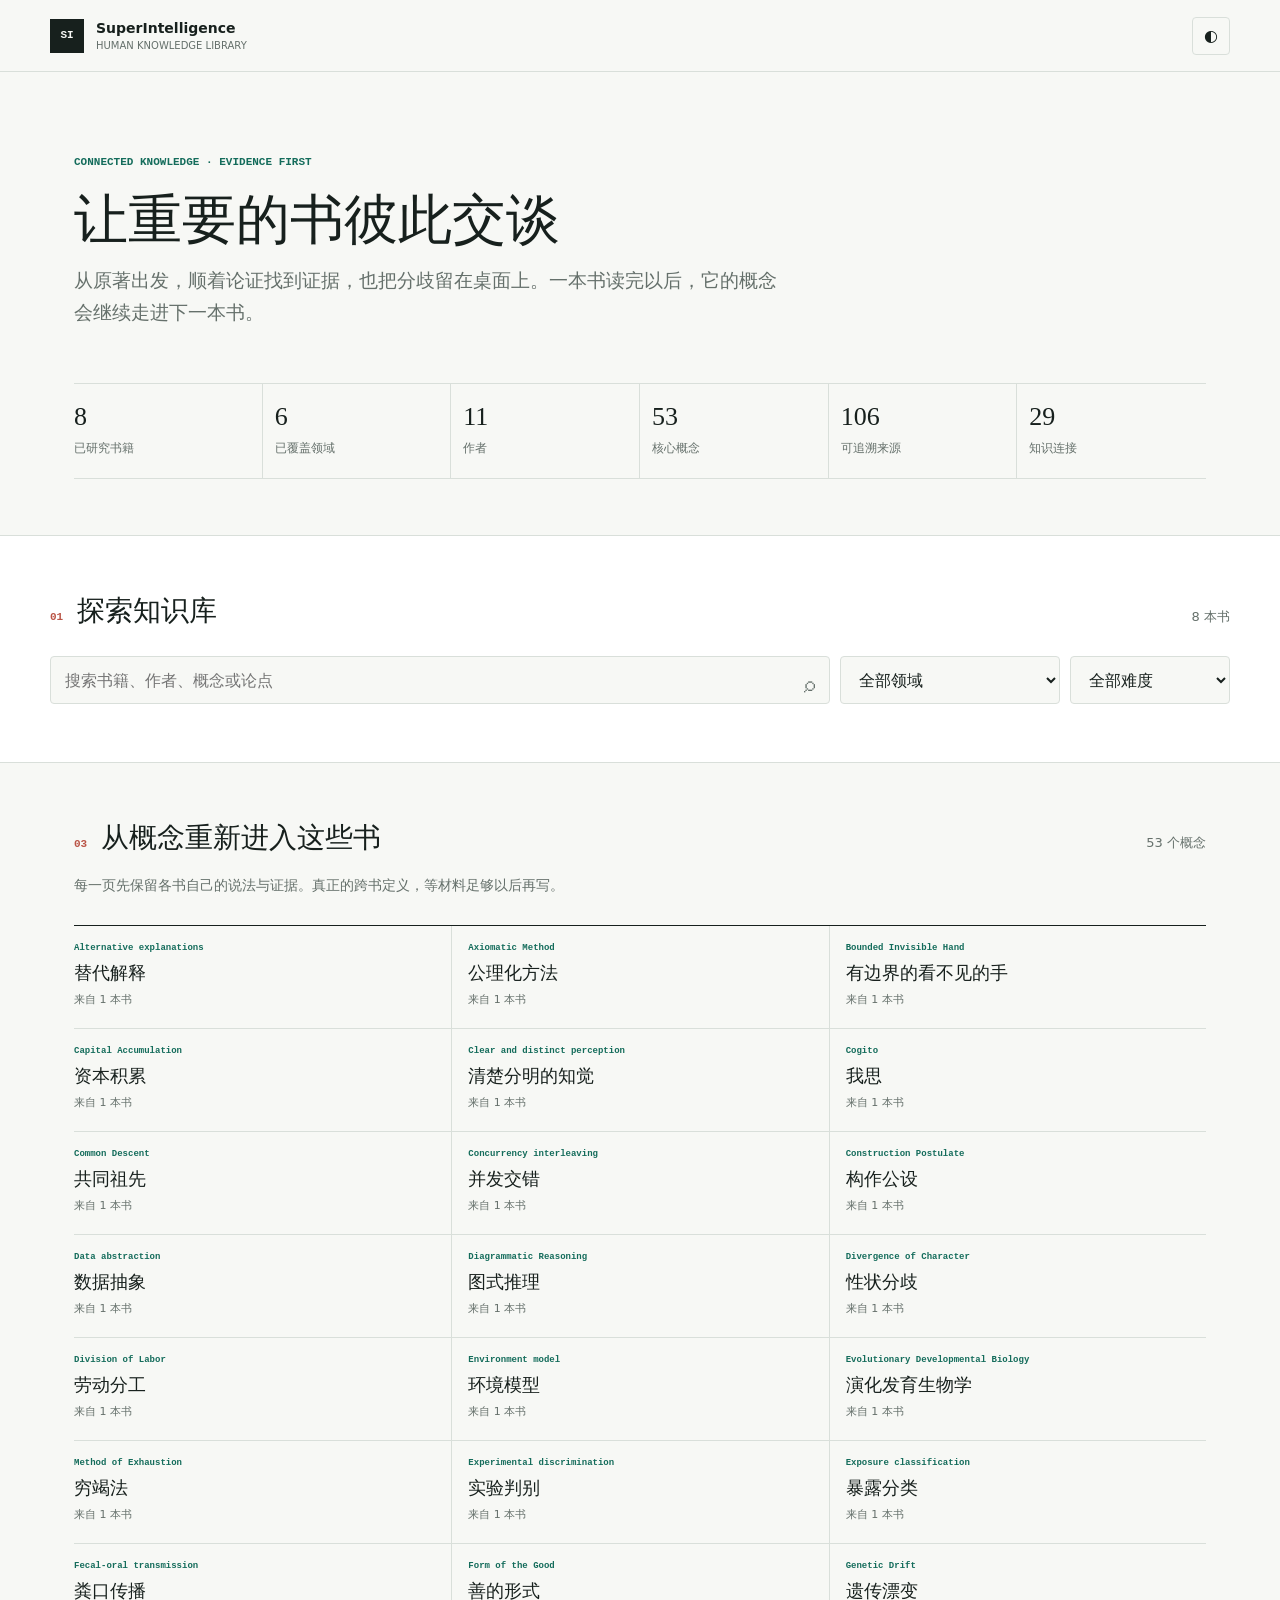
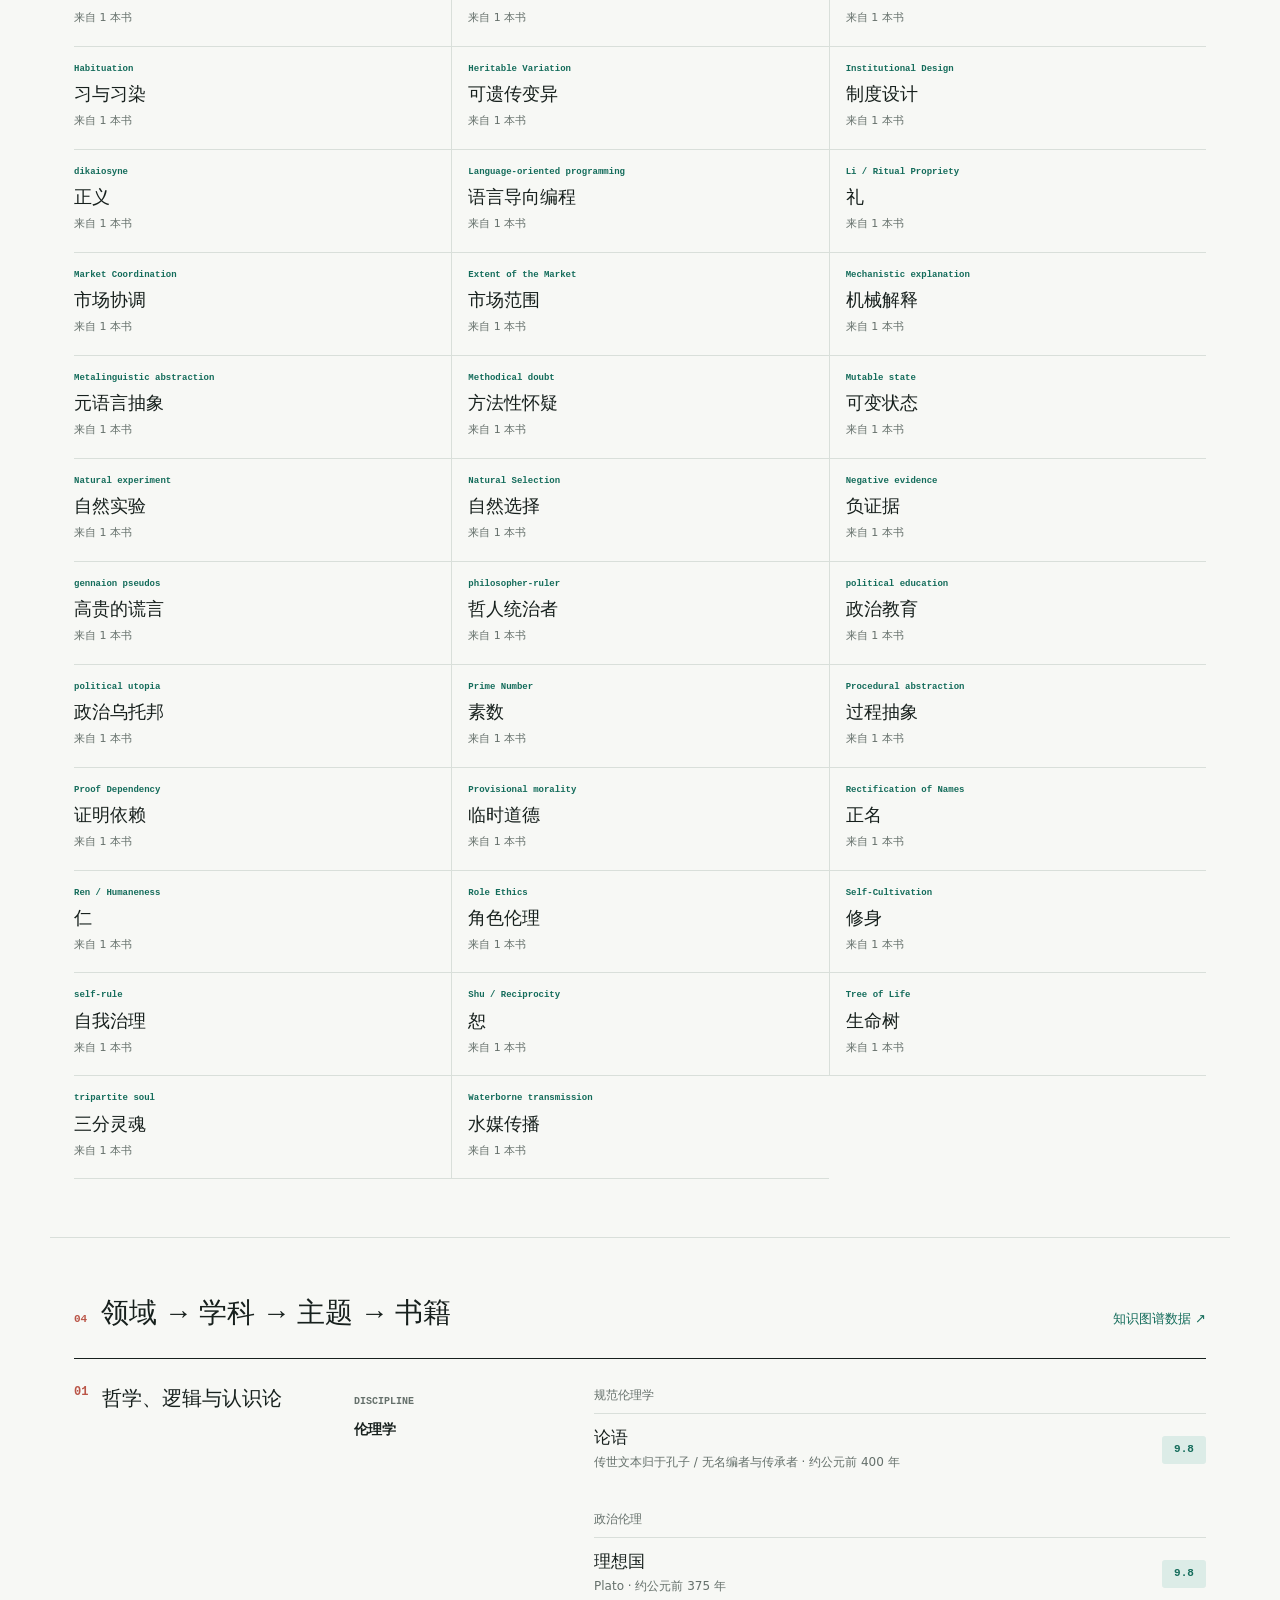
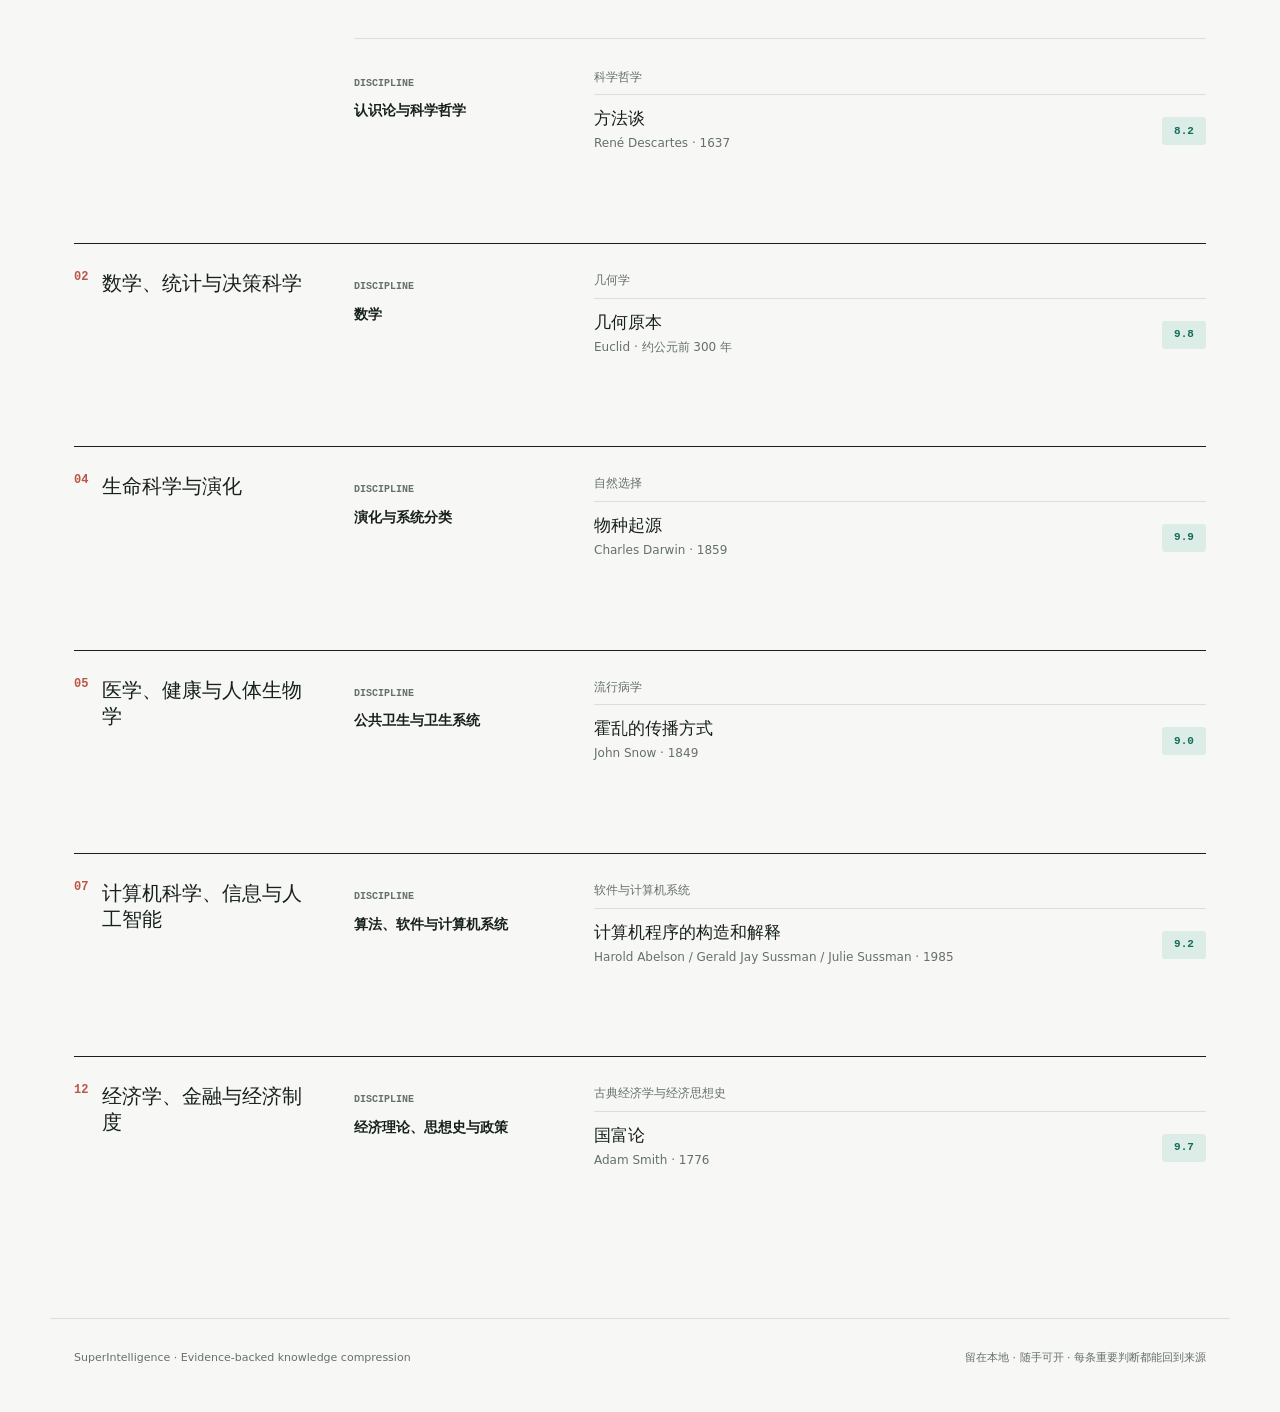
<file: library/index.html>
<!doctype html>
<html lang="zh-CN" data-theme="light">
<head>
  <meta charset="utf-8">
  <meta name="viewport" content="width=device-width, initial-scale=1">
  <meta name="description" content="SuperIntelligence：可追溯、相互连接的人类知识阅读系统。">
  <title>SuperIntelligence · 人类知识图谱</title>
  <link rel="icon" href="data:,">
  <link rel="stylesheet" href="assets/styles.css">
</head>
<body class="library-page">
  <div class="reading-progress" aria-hidden="true"><span id="reading-progress"></span></div>
  <header class="site-header">
    <a class="brand" href="index.html" aria-label="SuperIntelligence 首页">
      <span class="brand-mark" aria-hidden="true">SI</span>
      <span><strong>SuperIntelligence</strong><small>Human Knowledge Library</small></span>
    </a>
    <button class="icon-button" id="theme-toggle" type="button" title="切换明暗主题" aria-label="切换明暗主题">
      <span aria-hidden="true">◐</span>
    </button>
  </header>

  <main>
    <section class="home-intro">
      <div class="eyebrow">CONNECTED KNOWLEDGE · EVIDENCE FIRST</div>
      <h1>让重要的书彼此交谈</h1>
      <p>从原著出发，顺着论证找到证据，也把分歧留在桌面上。一本书读完以后，它的概念会继续走进下一本书。</p>
      <div class="metric-strip" aria-label="知识库统计">
        <div><strong>8</strong><span>已研究书籍</span></div>
        <div><strong>6</strong><span>已覆盖领域</span></div>
        <div><strong>11</strong><span>作者</span></div>
        <div><strong>53</strong><span>核心概念</span></div>
        <div><strong>106</strong><span>可追溯来源</span></div>
        <div><strong>29</strong><span>知识连接</span></div>
      </div>
    </section>

    <section class="search-band" aria-labelledby="explore-title">
      <div class="section-heading">
        <div>
          <span class="section-number">01</span>
          <h2 id="explore-title">探索知识库</h2>
        </div>
        <p id="result-count">8 本书</p>
      </div>
      <div class="search-controls">
        <label class="search-field">
          <span class="visually-hidden">搜索书籍、作者、概念与论点</span>
          <input id="library-search" type="search" placeholder="搜索书籍、作者、概念或论点" autocomplete="off">
          <span class="search-symbol" aria-hidden="true">⌕</span>
        </label>
        <label>
          <span class="visually-hidden">按领域筛选</span>
          <select id="domain-filter">
            <option value="">全部领域</option>
<option value="哲学、逻辑与认识论">哲学、逻辑与认识论</option><option value="数学、统计与决策科学">数学、统计与决策科学</option><option value="生命科学与演化">生命科学与演化</option><option value="医学、健康与人体生物学">医学、健康与人体生物学</option><option value="计算机科学、信息与人工智能">计算机科学、信息与人工智能</option><option value="经济学、金融与经济制度">经济学、金融与经济制度</option>          </select>
        </label>
        <label>
          <span class="visually-hidden">按难度筛选</span>
          <select id="difficulty-filter">
            <option value="">全部难度</option>
<option value="1">难度 1</option><option value="2">难度 2</option><option value="3">难度 3</option><option value="4">难度 4</option><option value="5">难度 5</option>          </select>
        </label>
      </div>
      <div id="search-results" class="search-results" aria-live="polite"></div>
    </section>



    <section class="concept-index" aria-labelledby="concept-index-title">
      <div class="section-heading">
        <div>
          <span class="section-number">03</span>
          <h2 id="concept-index-title">从概念重新进入这些书</h2>
        </div>
        <p>53 个概念</p>
      </div>
      <p class="concept-index-lead">每一页先保留各书自己的说法与证据。真正的跨书定义，等材料足够以后再写。</p>
      <div class="concept-index-list">
        <a href="concepts/alternative-explanations/index.html"><span>Alternative explanations</span><strong>替代解释</strong><small>来自 1 本书</small></a>
        <a href="concepts/axiomatic-method/index.html"><span>Axiomatic Method</span><strong>公理化方法</strong><small>来自 1 本书</small></a>
        <a href="concepts/bounded-invisible-hand/index.html"><span>Bounded Invisible Hand</span><strong>有边界的看不见的手</strong><small>来自 1 本书</small></a>
        <a href="concepts/capital-accumulation/index.html"><span>Capital Accumulation</span><strong>资本积累</strong><small>来自 1 本书</small></a>
        <a href="concepts/clear-and-distinct-perception/index.html"><span>Clear and distinct perception</span><strong>清楚分明的知觉</strong><small>来自 1 本书</small></a>
        <a href="concepts/cogito/index.html"><span>Cogito</span><strong>我思</strong><small>来自 1 本书</small></a>
        <a href="concepts/common-descent/index.html"><span>Common Descent</span><strong>共同祖先</strong><small>来自 1 本书</small></a>
        <a href="concepts/concurrency-interleaving/index.html"><span>Concurrency interleaving</span><strong>并发交错</strong><small>来自 1 本书</small></a>
        <a href="concepts/construction-postulate/index.html"><span>Construction Postulate</span><strong>构作公设</strong><small>来自 1 本书</small></a>
        <a href="concepts/data-abstraction/index.html"><span>Data abstraction</span><strong>数据抽象</strong><small>来自 1 本书</small></a>
        <a href="concepts/diagrammatic-reasoning/index.html"><span>Diagrammatic Reasoning</span><strong>图式推理</strong><small>来自 1 本书</small></a>
        <a href="concepts/divergence-of-character/index.html"><span>Divergence of Character</span><strong>性状分歧</strong><small>来自 1 本书</small></a>
        <a href="concepts/division-of-labor/index.html"><span>Division of Labor</span><strong>劳动分工</strong><small>来自 1 本书</small></a>
        <a href="concepts/environment-model/index.html"><span>Environment model</span><strong>环境模型</strong><small>来自 1 本书</small></a>
        <a href="concepts/evo-devo/index.html"><span>Evolutionary Developmental Biology</span><strong>演化发育生物学</strong><small>来自 1 本书</small></a>
        <a href="concepts/exhaustion-method/index.html"><span>Method of Exhaustion</span><strong>穷竭法</strong><small>来自 1 本书</small></a>
        <a href="concepts/experimental-discrimination/index.html"><span>Experimental discrimination</span><strong>实验判别</strong><small>来自 1 本书</small></a>
        <a href="concepts/exposure-classification/index.html"><span>Exposure classification</span><strong>暴露分类</strong><small>来自 1 本书</small></a>
        <a href="concepts/fecal-oral-transmission/index.html"><span>Fecal-oral transmission</span><strong>粪口传播</strong><small>来自 1 本书</small></a>
        <a href="concepts/form-of-good/index.html"><span>Form of the Good</span><strong>善的形式</strong><small>来自 1 本书</small></a>
        <a href="concepts/genetic-drift/index.html"><span>Genetic Drift</span><strong>遗传漂变</strong><small>来自 1 本书</small></a>
        <a href="concepts/habituation/index.html"><span>Habituation</span><strong>习与习染</strong><small>来自 1 本书</small></a>
        <a href="concepts/heritable-variation/index.html"><span>Heritable Variation</span><strong>可遗传变异</strong><small>来自 1 本书</small></a>
        <a href="concepts/institutional-design/index.html"><span>Institutional Design</span><strong>制度设计</strong><small>来自 1 本书</small></a>
        <a href="concepts/justice/index.html"><span>dikaiosyne</span><strong>正义</strong><small>来自 1 本书</small></a>
        <a href="concepts/language-oriented-programming/index.html"><span>Language-oriented programming</span><strong>语言导向编程</strong><small>来自 1 本书</small></a>
        <a href="concepts/li-ritual/index.html"><span>Li / Ritual Propriety</span><strong>礼</strong><small>来自 1 本书</small></a>
        <a href="concepts/market-coordination/index.html"><span>Market Coordination</span><strong>市场协调</strong><small>来自 1 本书</small></a>
        <a href="concepts/market-extent/index.html"><span>Extent of the Market</span><strong>市场范围</strong><small>来自 1 本书</small></a>
        <a href="concepts/mechanistic-explanation/index.html"><span>Mechanistic explanation</span><strong>机械解释</strong><small>来自 1 本书</small></a>
        <a href="concepts/metalinguistic-abstraction/index.html"><span>Metalinguistic abstraction</span><strong>元语言抽象</strong><small>来自 1 本书</small></a>
        <a href="concepts/methodical-doubt/index.html"><span>Methodical doubt</span><strong>方法性怀疑</strong><small>来自 1 本书</small></a>
        <a href="concepts/mutable-state/index.html"><span>Mutable state</span><strong>可变状态</strong><small>来自 1 本书</small></a>
        <a href="concepts/natural-experiment/index.html"><span>Natural experiment</span><strong>自然实验</strong><small>来自 1 本书</small></a>
        <a href="concepts/natural-selection/index.html"><span>Natural Selection</span><strong>自然选择</strong><small>来自 1 本书</small></a>
        <a href="concepts/negative-evidence/index.html"><span>Negative evidence</span><strong>负证据</strong><small>来自 1 本书</small></a>
        <a href="concepts/noble-falsehood/index.html"><span>gennaion pseudos</span><strong>高贵的谎言</strong><small>来自 1 本书</small></a>
        <a href="concepts/philosopher-ruler/index.html"><span>philosopher-ruler</span><strong>哲人统治者</strong><small>来自 1 本书</small></a>
        <a href="concepts/political-education/index.html"><span>political education</span><strong>政治教育</strong><small>来自 1 本书</small></a>
        <a href="concepts/political-utopia/index.html"><span>political utopia</span><strong>政治乌托邦</strong><small>来自 1 本书</small></a>
        <a href="concepts/prime-number/index.html"><span>Prime Number</span><strong>素数</strong><small>来自 1 本书</small></a>
        <a href="concepts/procedural-abstraction/index.html"><span>Procedural abstraction</span><strong>过程抽象</strong><small>来自 1 本书</small></a>
        <a href="concepts/proof-dependency/index.html"><span>Proof Dependency</span><strong>证明依赖</strong><small>来自 1 本书</small></a>
        <a href="concepts/provisional-morality/index.html"><span>Provisional morality</span><strong>临时道德</strong><small>来自 1 本书</small></a>
        <a href="concepts/rectification-of-names/index.html"><span>Rectification of Names</span><strong>正名</strong><small>来自 1 本书</small></a>
        <a href="concepts/ren/index.html"><span>Ren / Humaneness</span><strong>仁</strong><small>来自 1 本书</small></a>
        <a href="concepts/role-ethics/index.html"><span>Role Ethics</span><strong>角色伦理</strong><small>来自 1 本书</small></a>
        <a href="concepts/self-cultivation/index.html"><span>Self-Cultivation</span><strong>修身</strong><small>来自 1 本书</small></a>
        <a href="concepts/self-rule/index.html"><span>self-rule</span><strong>自我治理</strong><small>来自 1 本书</small></a>
        <a href="concepts/shu-reciprocity/index.html"><span>Shu / Reciprocity</span><strong>恕</strong><small>来自 1 本书</small></a>
        <a href="concepts/tree-of-life/index.html"><span>Tree of Life</span><strong>生命树</strong><small>来自 1 本书</small></a>
        <a href="concepts/tripartite-soul/index.html"><span>tripartite soul</span><strong>三分灵魂</strong><small>来自 1 本书</small></a>
        <a href="concepts/waterborne-transmission/index.html"><span>Waterborne transmission</span><strong>水媒传播</strong><small>来自 1 本书</small></a>
      </div>
    </section>

    <section class="knowledge-map" aria-labelledby="map-title">
      <div class="section-heading">
        <div>
          <span class="section-number">04</span>
          <h2 id="map-title">领域 → 学科 → 主题 → 书籍</h2>
        </div>
        <a class="text-link" href="assets/knowledge-graph.json">知识图谱数据 ↗</a>
      </div>
      <article class="domain-band">
        <div class="domain-heading">
          <span class="domain-index">01</span>
          <h3>哲学、逻辑与认识论</h3>
        </div>
        <div class="discipline-list">
          <div class="discipline-row">
            <div>
              <span class="level-label">DISCIPLINE</span>
              <h4>伦理学</h4>
            </div>
            <div class="topic-list">
              <div class="topic-group">
                <span class="topic-name">规范伦理学</span>
                <a class="book-row" href="books/confucius-analects/index.html">
                  <span><strong>论语</strong><small>传世文本归于孔子 / 无名编者与传承者 · 约公元前 400 年</small></span>
                  <span class="score">9.8</span>
                </a>
              </div>
              <div class="topic-group">
                <span class="topic-name">政治伦理</span>
                <a class="book-row" href="books/plato-republic/index.html">
                  <span><strong>理想国</strong><small>Plato · 约公元前 375 年</small></span>
                  <span class="score">9.8</span>
                </a>
              </div>
            </div>
          </div>
          <div class="discipline-row">
            <div>
              <span class="level-label">DISCIPLINE</span>
              <h4>认识论与科学哲学</h4>
            </div>
            <div class="topic-list">
              <div class="topic-group">
                <span class="topic-name">科学哲学</span>
                <a class="book-row" href="books/rene-descartes-discourse-method/index.html">
                  <span><strong>方法谈</strong><small>René Descartes · 1637</small></span>
                  <span class="score">8.2</span>
                </a>
              </div>
            </div>
          </div>
        </div>
      </article>
      <article class="domain-band">
        <div class="domain-heading">
          <span class="domain-index">02</span>
          <h3>数学、统计与决策科学</h3>
        </div>
        <div class="discipline-list">
          <div class="discipline-row">
            <div>
              <span class="level-label">DISCIPLINE</span>
              <h4>数学</h4>
            </div>
            <div class="topic-list">
              <div class="topic-group">
                <span class="topic-name">几何学</span>
                <a class="book-row" href="books/euclid-elements/index.html">
                  <span><strong>几何原本</strong><small>Euclid · 约公元前 300 年</small></span>
                  <span class="score">9.8</span>
                </a>
              </div>
            </div>
          </div>
        </div>
      </article>
      <article class="domain-band">
        <div class="domain-heading">
          <span class="domain-index">04</span>
          <h3>生命科学与演化</h3>
        </div>
        <div class="discipline-list">
          <div class="discipline-row">
            <div>
              <span class="level-label">DISCIPLINE</span>
              <h4>演化与系统分类</h4>
            </div>
            <div class="topic-list">
              <div class="topic-group">
                <span class="topic-name">自然选择</span>
                <a class="book-row" href="books/charles-darwin-origin-of-species/index.html">
                  <span><strong>物种起源</strong><small>Charles Darwin · 1859</small></span>
                  <span class="score">9.9</span>
                </a>
              </div>
            </div>
          </div>
        </div>
      </article>
      <article class="domain-band">
        <div class="domain-heading">
          <span class="domain-index">05</span>
          <h3>医学、健康与人体生物学</h3>
        </div>
        <div class="discipline-list">
          <div class="discipline-row">
            <div>
              <span class="level-label">DISCIPLINE</span>
              <h4>公共卫生与卫生系统</h4>
            </div>
            <div class="topic-list">
              <div class="topic-group">
                <span class="topic-name">流行病学</span>
                <a class="book-row" href="books/john-snow-mode-communication-cholera/index.html">
                  <span><strong>霍乱的传播方式</strong><small>John Snow · 1849</small></span>
                  <span class="score">9.0</span>
                </a>
              </div>
            </div>
          </div>
        </div>
      </article>
      <article class="domain-band">
        <div class="domain-heading">
          <span class="domain-index">07</span>
          <h3>计算机科学、信息与人工智能</h3>
        </div>
        <div class="discipline-list">
          <div class="discipline-row">
            <div>
              <span class="level-label">DISCIPLINE</span>
              <h4>算法、软件与计算机系统</h4>
            </div>
            <div class="topic-list">
              <div class="topic-group">
                <span class="topic-name">软件与计算机系统</span>
                <a class="book-row" href="books/abelson-sussman-sicp/index.html">
                  <span><strong>计算机程序的构造和解释</strong><small>Harold Abelson / Gerald Jay Sussman / Julie Sussman · 1985</small></span>
                  <span class="score">9.2</span>
                </a>
              </div>
            </div>
          </div>
        </div>
      </article>
      <article class="domain-band">
        <div class="domain-heading">
          <span class="domain-index">12</span>
          <h3>经济学、金融与经济制度</h3>
        </div>
        <div class="discipline-list">
          <div class="discipline-row">
            <div>
              <span class="level-label">DISCIPLINE</span>
              <h4>经济理论、思想史与政策</h4>
            </div>
            <div class="topic-list">
              <div class="topic-group">
                <span class="topic-name">古典经济学与经济思想史</span>
                <a class="book-row" href="books/adam-smith-wealth-of-nations/index.html">
                  <span><strong>国富论</strong><small>Adam Smith · 1776</small></span>
                  <span class="score">9.7</span>
                </a>
              </div>
            </div>
          </div>
        </div>
      </article>
    </section>
  </main>

  <footer class="site-footer">
    <span>SuperIntelligence · Evidence-backed knowledge compression</span>
    <span>留在本地 · 随手可开 · 每条重要判断都能回到来源</span>
  </footer>
  <script id="search-data" type="application/json">[{"authors": "Harold Abelson / Gerald Jay Sussman / Julie Sussman", "book_id": "abelson-sussman-sicp", "claims": "\u8fd9\u672c\u4e66\u7684\u6838\u5fc3\u8bad\u7ec3\u4e0d\u662f\u8bb0\u4f4f Scheme \u8bed\u6cd5\uff0c\u800c\u662f\u5728\u540c\u4e00\u4e2a\u8ba1\u7b97\u5bf9\u8c61\u4e0a\u4e0d\u65ad\u6362\u6a21\u578b\uff1a\u5148\u770b\u8868\u8fbe\u5f0f\u600e\u6837\u5c55\u5f00\uff0c\u518d\u770b\u8fc7\u7a0b\u600e\u6837\u6f14\u5316\u3001\u72b6\u6001\u600e\u6837\u6539\u53d8\u7ed1\u5b9a\u3001\u8bed\u8a00\u600e\u6837\u5b9a\u4e49\u6c42\u503c\uff0c\u6700\u540e\u770b\u6c42\u503c\u5668\u600e\u6837\u843d\u5230\u5bc4\u5b58\u5668\u3001\u6808\u4e0e\u6307\u4ee4\u5e8f\u5217\u3002\u6bcf\u6b21\u6362\u6a21\u578b\uff0c\u90fd\u8981\u8bf4\u6e05\u4e0a\u4e00\u79cd\u89e3\u91ca\u4e3a\u4f55\u4e0d\u591f\u3002 \u4f5c\u8005\u628a\u7a0b\u5e8f\u770b\u4f5c\u4e00\u5957\u7cbe\u786e\u89c4\u5219\uff0c\u5b83\u6307\u5bfc\u4e00\u4e2a\u62bd\u8c61\u673a\u5668\u4e2d\u7684\u8ba1\u7b97\u8fc7\u7a0b\u9010\u6b65\u6f14\u5316\uff1b\u7a0b\u5e8f\u6587\u5b57\u672c\u8eab\u4e0e\u8fd0\u884c\u65f6\u53d1\u751f\u7684\u8fc7\u7a0b\u56e0\u6b64\u4e0d\u80fd\u6df7\u4e3a\u4e00\u8c08\u3002 \u4e00\u79cd\u8db3\u591f\u5f3a\u7684\u7f16\u7a0b\u8bed\u8a00\u81f3\u5c11\u8981\u63d0\u4f9b\u57fa\u672c\u8868\u8fbe\u5f0f\u3001\u7ec4\u5408\u624b\u6bb5\u548c\u62bd\u8c61\u624b\u6bb5\uff1b\u62bd\u8c61\u8ba9\u4eba\u80fd\u591f\u7ed9\u590d\u6742\u6a21\u5f0f\u547d\u540d\uff0c\u5e76\u5728\u4e0d\u53cd\u590d\u5c55\u5f00\u7ec6\u8282\u7684\u60c5\u51b5\u4e0b\u7ee7\u7eed\u6784\u9020\u3002 \u8fc7\u7a0b\u5b9a\u4e49\u53ea\u63cf\u8ff0\u5c40\u90e8\u6f14\u5316\u89c4\u5219\uff0c\u771f\u6b63\u6267\u884c\u65f6\u5374\u53ef\u80fd\u5f62\u6210\u4e0d\u540c\u5f62\u72b6\u7684\u8ba1\u7b97\u8fc7\u7a0b\uff1b\u9012\u5f52\u5199\u51fa\u7684\u8fc7\u7a0b\u53ef\u4ee5\u4ea7\u751f\u8fed\u4ee3\u8fc7\u7a0b\uff0c\u5224\u65ad\u4f9d\u636e\u662f\u8fd0\u884c\u72b6\u6001\u5982\u4f55\u589e\u957f\uff0c\u800c\u4e0d\u662f\u4ee3\u7801\u8868\u9762\u6709\u6ca1\u6709\u9012\u5f52\u8c03\u7528\u3002 \u5f53\u8fc7\u7a0b\u53ef\u4ee5\u4f5c\u4e3a\u53c2\u6570\u548c\u8fd4\u56de\u503c\u65f6\uff0c\u5171\u540c\u7684\u8ba1\u7b97\u6a21\u5f0f\u4fbf\u80fd\u4ece\u5177\u4f53\u516c\u5f0f\u4e2d\u62bd\u79bb\u51fa\u6765\uff1b\u6c42\u548c\u3001\u627e\u6839\u4e0e\u4e0d\u52a8\u70b9\u4e0d\u518d\u53ea\u662f\u82e5\u5e72\u4f8b\u9898\uff0c\u800c\u6210\u4e3a\u53ef\u590d\u7528\u7684\u901a\u7528\u65b9\u6cd5\u3002 \u6570\u636e\u62bd\u8c61\u8981\u6c42\u4f7f\u7528\u8005\u53ea\u901a\u8fc7\u6784\u9020\u5668\u548c\u9009\u62e9\u5668\u63a5\u89e6\u6570\u636e\uff1b\u8868\u793a\u5c42\u53ef\u4ee5\u6539\u53d8\uff0c\u53ea\u8981\u8fd9\u4e2a\u63a5\u53e3\u5951\u7ea6\u4e0d\u53d8\u3002 \u5e8f\u5217\u64cd\u4f5c\u53ef\u4ee5\u628a\u679a\u4e3e\u3001\u8fc7\u6ee4\u3001\u6620\u5c04\u548c\u7d2f\u79ef\u63a5\u6210\u7ea6\u5b9a\u63a5\u53e3\uff1b\u5f53\u591a\u79cd\u8868\u793a\u4e0e\u591a\u79cd\u8fd0\u7b97\u540c\u65f6\u589e\u957f\u65f6\uff0c\u6570\u636e\u5bfc\u5411\u5206\u6d3e\u53c8\u628a\u6269\u5c55\u70b9\u4ece\u6761\u4ef6\u5206\u652f\u4e2d\u5206\u79bb\u51fa\u6765\u3002 \u8d4b\u503c\u8ba9\u7a0b\u5e8f\u80fd\u7528\u5e26\u5c40\u90e8\u5386\u53f2\u7684\u5bf9\u8c61\u6a21\u62df\u53d8\u5316\u4e16\u754c\uff1a\u540c\u4e00\u4e2a\u8d26\u6237\u8fc7\u7a0b\u8bb0\u4f4f\u4f59\u989d\uff0c\u76f8\u540c\u53c2\u6570\u5728\u4e0d\u540c\u65f6\u95f4\u53ef\u80fd\u5f97\u5230\u4e0d\u540c\u7ed3\u679c\u3002 \u4e00\u65e6\u540d\u5b57\u53ef\u4ee5\u88ab\u8d4b\u4e88\u65b0\u503c\uff0c\u66ff\u6362\u6a21\u578b\u5c31\u4e0d\u518d\u8db3\u591f\uff0c\u5f15\u7528\u900f\u660e\u6027\u4e5f\u4f1a\u7834\u574f\uff1b\u7a0b\u5e8f\u662f\u5426\u6b63\u786e\u5f00\u59cb\u4f9d\u8d56\u6c42\u503c\u6b21\u5e8f\u4e0e\u5171\u4eab\u5bf9\u8c61\u7684\u5386\u53f2\u3002 \u73af\u5883\u6a21\u578b\u7528\u4e00\u8fde\u4e32\u5e27\u4fdd\u5b58\u540d\u5b57\u5230\u503c\u7684\u7ed1\u5b9a\uff1b\u8fc7\u7a0b\u643a\u5e26\u53c2\u6570\u3001\u51fd\u6570\u4f53\u4e0e\u521b\u5efa\u5b83\u7684\u73af\u5883\uff0c\u8c03\u7528\u5219\u5728\u6269\u5c55\u73af\u5883\u91cc\u6c42\u503c\u3002 \u5e76\u53d1\u6b63\u786e\u6027\u5fc5\u987b\u7ea6\u675f\u591a\u79cd\u53ef\u80fd\u4ea4\u9519\uff0c\u800c\u4e0d\u80fd\u53ea\u5c55\u793a\u4e00\u6b21\u770b\u4f3c\u6b63\u786e\u7684\u8fd0\u884c\uff1b\u4e32\u884c\u5316\u80fd\u4fdd\u62a4\u90e8\u5206\u5171\u4eab\u72b6\u6001\uff0c\u5374\u4f1a\u5f15\u51fa\u591a\u8d44\u6e90\u987a\u5e8f\u3001\u6b7b\u9501\u4e0e\u7c92\u5ea6\u95ee\u9898\u3002 \u6d41\u628a\u5e8f\u5217\u7684\u903b\u8f91\u7ed3\u6784\u4e0e\u5143\u7d20\u5b9e\u9645\u4ea7\u751f\u7684\u65f6\u673a\u5206\u5f00\uff0c\u4f7f\u65e0\u9650\u5bf9\u8c61\u548c\u9010\u6b65\u8ba1\u7b97\u80fd\u591f\u901a\u8fc7\u7edf\u4e00\u5e8f\u5217\u63a5\u53e3\u8868\u8fbe\uff1b\u5b83\u63d0\u4f9b\u4e86\u4e0d\u540c\u4e8e\u663e\u5f0f\u8d4b\u503c\u7684\u65f6\u95f4\u7ec4\u7ec7\u65b9\u5f0f\u3002 \u9762\u5bf9\u4e00\u79cd\u73b0\u6210\u8bed\u8a00\u4e0d\u4fbf\u8868\u8fbe\u7684\u95ee\u9898\uff0c\u4f5c\u8005\u628a\u2018\u8bbe\u8ba1\u4e00\u95e8\u8bed\u8a00\u2019\u672c\u8eab\u63d0\u5347\u4e3a\u63a7\u5236\u590d\u6742\u6027\u7684\u624b\u6bb5\uff1a\u8bed\u6cd5\u3001\u6c42\u503c\u89c4\u5219\u548c\u8868\u793a\u5171\u540c\u51b3\u5b9a\u4ec0\u4e48\u53ef\u4ee5\u88ab\u81ea\u7136\u5730\u8bf4\u51fa\u3002 \u5143\u5faa\u73af\u6c42\u503c\u5668\u628a\u8bed\u8a00\u6838\u5fc3\u538b\u7f29\u5230 eval \u4e0e apply \u7684\u76f8\u4e92\u9012\u5f52\uff1a\u524d\u8005\u6309\u8868\u8fbe\u5f0f\u7c7b\u578b\u5206\u6d3e\uff0c\u540e\u8005\u628a\u8fc7\u7a0b\u5e94\u7528\u5230\u5b9e\u53c2\u3002 \u60f0\u6027\u6c42\u503c\u3001amb \u641c\u7d22\u548c\u903b\u8f91\u67e5\u8be2\u5e76\u975e\u4e09\u4e2a\u5b64\u7acb\u6280\u5de7\uff1b\u4e66\u4e2d\u901a\u8fc7\u6539\u9020\u6c42\u503c\u8fc7\u7a0b\uff0c\u6bd4\u8f83\u53c2\u6570\u4f55\u65f6\u6c42\u503c\u3001\u5931\u8d25\u5982\u4f55\u56de\u6eaf\uff0c\u4ee5\u53ca\u76ee\u6807\u600e\u6837\u9a71\u52a8\u89c4\u5219\u5339\u914d\u3002 \u7b2c\u4e94\u7ae0\u628a\u62bd\u8c61\u673a\u5668\u62c6\u6210\u6570\u636e\u8def\u5f84\u548c\u63a7\u5236\u5668\uff0c\u518d\u9010\u6b65\u6784\u9020\u6a21\u62df\u5668\u3001\u5b58\u50a8\u5206\u914d\u3001\u663e\u5f0f\u63a7\u5236\u6c42\u503c\u5668\u4e0e\u7f16\u8bd1\u5668\uff1b\u9ad8\u5c42\u8868\u8fbe\u5f0f\u6700\u7ec8\u53d8\u6210\u5e26\u5bc4\u5b58\u5668\u9700\u8981\u4e0e\u5165\u53e3/\u51fa\u53e3\u7ea6\u5b9a\u7684\u6307\u4ee4\u5e8f\u5217\u3002 1996 \u5e74\u7b2c\u4e8c\u7248\u91cd\u5199\u4e86\u901a\u7528\u7b97\u672f\u3001\u89e3\u91ca\u5668\u3001\u5bc4\u5b58\u5668\u673a\u6a21\u62df\u5668\u548c\u7f16\u8bd1\u5668\uff0c\u52a0\u5165\u5e76\u53d1\u4e0e\u975e\u786e\u5b9a\u6027\uff0c\u5e76\u628a\u2018\u5904\u7406\u65f6\u95f4\u7684\u4e0d\u540c\u65b9\u5f0f\u2019\u8bbe\u4e3a\u65b0\u4e3b\u9898\uff1b\u4f5c\u8005\u540c\u65f6\u8bf4\u660e\uff0c\u4e00\u5b66\u671f\u65e0\u6cd5\u8986\u76d6\u5168\u4e66\u3002 MIT 2005 \u5e74\u7684 6.001 \u5e76\u4e0d\u662f\u8ba9\u5b66\u751f\u72ec\u81ea\u8bfb\u5b8c\u6559\u6750\uff1a\u8bfe\u7a0b\u8fd8\u7528\u73b0\u573a\u6216\u5728\u7ebf\u8bb2\u8bfe\u3001\u4e60\u9898\u8bfe\u3001\u5c0f\u7ec4\u8f85\u5bfc\u3001\u6bcf\u5468\u9898\u76ee\u548c\u5927\u578b\u9879\u76ee\u53cd\u590d\u7ec3\u4e60\uff0c\u5e76\u52a0\u5165\u82e5\u5e72\u4e66\u5916\u4e3b\u9898\u3002 Alan Wood \u5728 2001 \u5e74\u628a SICP \u7684\u8d21\u732e\u6982\u62ec\u4e3a\u2018\u501f\u7f16\u7a0b\u8ba8\u8bba\u62bd\u8c61\u2019\uff0c\u800c\u4e0d\u53ea\u662f\u6559 Scheme\uff1b\u4ed6\u7684\u5224\u65ad\u6293\u4f4f\u4e86\u7a0b\u5e8f\u3001\u6570\u636e\u3001\u72b6\u6001\u3001\u89e3\u91ca\u5668\u548c\u673a\u5668\u4e4b\u95f4\u53cd\u590d\u5efa\u7acb\u518d\u6253\u7834\u62bd\u8c61\u5c42\u7684\u7ed3\u6784\u3002 Wood \u6307\u51fa\uff0c\u7b2c\u4e8c\u7248\u591a\u6570\u4ee3\u7801\u9762\u5411 IEEE Scheme\uff0c\u4f46\u56fe\u5f62\u8bed\u8a00\u548c\u5e76\u53d1\u90e8\u5206\u9700\u8981 MIT \u7279\u5b9a\u6216\u989d\u5916\u673a\u5236\uff1b\u4ed6\u8fd8\u628a\u9759\u6001\u7c7b\u578b\u7f3a\u5e2d\u548c\u5e76\u53d1\u5904\u7406\u504f\u8584\u5217\u4e3a\u660e\u663e\u7f3a\u53e3\u3002 Felleisen \u7b49\u4eba\u8ba4\u53ef SICP \u628a\u5165\u95e8\u8bfe\u4ece\u6d41\u884c\u8bed\u6cd5\u8f6c\u5411\u8ba1\u7b97\u601d\u60f3\uff0c\u5374\u8ba4\u4e3a\u5b83\u6ca1\u6709\u628a\u2018\u4ece\u95ee\u9898\u4e0e\u6570\u636e\u5b9a\u4e49\uff0c\u7ecf\u4f8b\u5b50\u548c\u6d4b\u8bd5\uff0c\u5230\u7a0b\u5e8f\u7ed3\u6784\u2019\u7684\u8bbe\u8ba1\u65b9\u6cd5\u663e\u5f0f\u8bad\u7ec3\u6210\u521d\u5b66\u8005\u4e60\u60ef\u3002 \u672c\u4e66\u5bf9\u51c6\u7684 1990 IEEE Scheme \u53ea\u662f\u8bed\u8a00\u8c31\u7cfb\u4e2d\u7684\u4e00\u4e2a\u65f6\u95f4\u70b9\uff1aR5RS \u968f\u540e\u6269\u5c55\u5b83\uff0cR7RS-small \u53c8\u5728\u517c\u5bb9 R5RS \u7684\u65b9\u5411\u4e0a\u52a0\u5165\u5e93\u3001\u8bb0\u5f55\u3001\u5f02\u5e38\u548c Unicode \u7b49\u673a\u5236\u3002 Racket \u7684\u8bbe\u8ba1\u8005\u628a Scheme \u89c6\u4e3a\u91cd\u8981\u8d77\u70b9\uff0c\u5374\u8bb0\u5f55\u4e86\u7ee7\u7eed\u6269\u5c55\u7684\u7406\u7531\uff1a\u521d\u5b66\u8005\u9700\u8981\u4e13\u95e8\u6559\u5b66\u8bed\u8a00\u4e0e\u73af\u5883\uff0c\u5927\u578b\u591a\u8bed\u8a00\u7cfb\u7edf\u8fd8\u9700\u8981\u5b89\u5168\u62bd\u8c61\u3001\u7ec4\u4ef6\u4fdd\u62a4\u548c\u8d44\u6e90\u7ba1\u7406\u3002 \u4eca\u5929\u4ecd\u6709\u4e24\u6761\u53d7\u7ef4\u62a4\u7684\u5b9e\u8df5\u8def\u7ebf\uff1aRacket \u63d0\u4f9b\u4e13\u7528\u7684 SICP \u8bed\u8a00\u4e0e\u56fe\u5f62\u5305\uff0cSource Academy \u5219\u628a\u4e94\u7ae0\u7cfb\u7edf\u6539\u5199\u4e3a JavaScript \u5e76\u9010\u9879\u6807\u51fa\u5dee\u5f02\u3002 MIT \u6258\u7ba1\u7684 Texinfo PDF \u9002\u5408\u68c0\u7d22\uff0c\u5374\u4e0d\u80fd\u5355\u72ec\u627f\u62c5\u4ee3\u7801\u3001\u6570\u5b66\u4e0e\u56fe\u793a\u8bc1\u636e\uff1a\u5b83\u7ecf\u8fc7\u975e\u5b98\u65b9\u8f6c\u6362\uff0c\u5e76\u660e\u786e\u8b66\u544a\u7b26\u53f7\u548c\u56fe\u5f62\u53ef\u80fd\u635f\u574f\u3002 \u628a SICP \u653e\u56de\u4eca\u5929\u7684\u5b66\u4e60\u8def\u7ebf\uff0c\u5408\u7406\u4f4d\u7f6e\u662f\u2018\u62bd\u8c61\u3001\u6c42\u503c\u6a21\u578b\u4e0e\u8bed\u8a00\u5b9e\u73b0\u7684\u6df1\u5c42\u4e3b\u5e72\u2019\uff0c\u800c\u4e0d\u662f\u2018\u5b8c\u6574\u8ba1\u7b97\u673a\u79d1\u5b66\u76ee\u5f55\u2019\uff1a\u5b89\u5168\u3001\u7f51\u7edc\u3001\u6570\u636e\u5e93\u3001\u5206\u5e03\u5f0f\u6545\u969c\u3001\u73b0\u4ee3\u7c7b\u578b\u4e0e\u8f6f\u4ef6\u534f\u4f5c\u4ecd\u9700\u72ec\u7acb\u6750\u6599\u3002 \u6700\u53ef\u8fc1\u79fb\u7684\u7ec3\u4e60\uff0c\u662f\u5bf9\u540c\u4e00\u6bb5\u7a0b\u5e8f\u5199\u51fa\u4e24\u79cd\u6a21\u578b\u5e76\u6307\u51fa\u5207\u6362\u6761\u4ef6\uff1a\u7eaf\u8fc7\u7a0b\u5148\u7528\u66ff\u6362\u6a21\u578b\uff1b\u51fa\u73b0\u95ed\u5305\u4e0e\u8d4b\u503c\u540e\u6539\u7528\u73af\u5883\u6a21\u578b\uff1b\u8ffd\u5230\u5e95\u5c42\u63a7\u5236\u65f6\u518d\u753b\u5bc4\u5b58\u5668\u3001\u6808\u548c\u6307\u4ee4\u6d41\u3002", "concepts": "\u8fc7\u7a0b\u62bd\u8c61 Procedural abstraction \u6570\u636e\u62bd\u8c61 Data abstraction \u73af\u5883\u6a21\u578b Environment model \u53ef\u53d8\u72b6\u6001 Mutable state \u5e76\u53d1\u4ea4\u9519 Concurrency interleaving \u5143\u8bed\u8a00\u62bd\u8c61 Metalinguistic abstraction \u8bed\u8a00\u5bfc\u5411\u7f16\u7a0b Language-oriented programming", "difficulty": 5, "discipline": "\u7b97\u6cd5\u3001\u8f6f\u4ef6\u4e0e\u8ba1\u7b97\u673a\u7cfb\u7edf", "domain": "\u8ba1\u7b97\u673a\u79d1\u5b66\u3001\u4fe1\u606f\u4e0e\u4eba\u5de5\u667a\u80fd", "status": "PUBLISHED", "title": "\u8ba1\u7b97\u673a\u7a0b\u5e8f\u7684\u6784\u9020\u548c\u89e3\u91ca", "topic": "\u8f6f\u4ef6\u4e0e\u8ba1\u7b97\u673a\u7cfb\u7edf", "url": "books/abelson-sussman-sicp/index.html"}, {"authors": "Adam Smith", "book_id": "adam-smith-wealth-of-nations", "claims": "\u5728\u300a\u56fd\u5bcc\u8bba\u300b\u91cc\uff0c\u8d22\u5bcc\u4e0d\u518d\u53ea\u662f\u56fd\u5e93\u91cc\u5806\u4e86\u591a\u5c11\u91d1\u94f6\uff0c\u800c\u662f\u5c45\u6c11\u4e00\u5e74\u771f\u6b63\u80fd\u591f\u83b7\u5f97\u591a\u5c11\u4ea7\u51fa\u3002\u5206\u5de5\u3001\u5e02\u573a\u6269\u5927\u548c\u8d44\u672c\u79ef\u7d2f\u4f1a\u628a\u86cb\u7cd5\u505a\u5927\uff1b\u5784\u65ad\u3001\u7279\u6743\u3001\u5e1d\u56fd\u8d1f\u62c5\uff0c\u4ee5\u53ca\u628a\u4eba\u56f0\u5728\u91cd\u590d\u52b3\u52a8\u91cc\u7684\u5236\u5ea6\uff0c\u53c8\u4f1a\u62d6\u4f4f\u8fd9\u4e2a\u8fc7\u7a0b\u3002 \u65af\u5bc6\u8eab\u5904\u82cf\u683c\u5170\u542f\u8499\u7684\u4e2d\u5fc3\uff0c1751 \u5e74\u56de\u5230\u683c\u62c9\u65af\u54e5\u5927\u5b66\u4efb\u6559\u3002\u4ed6\u539f\u672c\u8bb2\u6388\u9053\u5fb7\u54f2\u5b66\u548c\u6cd5\u5b66\uff0c\u540e\u6765\u53c8\u4e0e\u6cd5\u56fd\u91cd\u519c\u5b66\u6d3e\u4ea4\u5f80\uff1b\u300a\u56fd\u5bcc\u8bba\u300b\u6b63\u4ece\u8fd9\u4e9b\u601d\u60f3\u7ebf\u7d22\u91cc\u6162\u6162\u957f\u51fa\u6765\u3002 \u4ece\u9053\u5fb7\u54f2\u5b66\u548c\u6cd5\u5b66\u51fa\u53d1\uff0c\u65af\u5bc6\u4e00\u8def\u8ffd\u5230\u751f\u4ea7\u3001\u4ea4\u6362\u3001\u5206\u914d\u3001\u5236\u5ea6\u53f2\u548c\u516c\u5171\u8d22\u653f\u3002\u4e94\u5377\u7bc7\u5e45\u5f88\u957f\uff0c\u5173\u5fc3\u7684\u5374\u59cb\u7ec8\u662f\u540c\u4e00\u4ef6\u4e8b\uff1a\u5546\u4e1a\u793e\u4f1a\u600e\u6837\u8fd0\u8f6c\uff0c\u53c8\u9760\u4ec0\u4e48\u624d\u4e0d\u81f3\u4e8e\u5931\u5e8f\u3002 \u5f53\u65f6\u7684\u201c\u5546\u4e1a\u4f53\u7cfb\u201d\u76ef\u7740\u91d1\u94f6\u3001\u8d38\u6613\u987a\u5dee\u3001\u5173\u7a0e\u3001\u8865\u8d34\u3001\u6b96\u6c11\u5784\u65ad\u548c\u7279\u8bb8\u516c\u53f8\u3002\u65af\u5bc6\u628a\u95ee\u9898\u6362\u4e86\u4e00\u4e2a\u65b9\u5411\uff1a\u8001\u767e\u59d3\u771f\u6b63\u80fd\u6d88\u8d39\u7684\u8d22\u5bcc\u4ece\u54ea\u91cc\u6765\uff0c\u5236\u5ea6\u53c8\u4f1a\u600e\u6837\u8ba9\u5b83\u589e\u957f\u6216\u840e\u7f29\uff1f \u65af\u5bc6\u5148\u628a\u8d22\u5bcc\u843d\u5230\u6bcf\u5e74\u7684\u751f\u6d3b\u4e0a\uff1a\u571f\u5730\u4e0e\u52b3\u52a8\u751f\u4ea7\u4e86\u4ec0\u4e48\uff0c\u5c45\u6c11\u5b9e\u9645\u80fd\u7528\u5230\u4ec0\u4e48\u3002\u4e00\u4e2a\u56fd\u5bb6\u4eba\u5747\u66f4\u5bcc\uff0c\u8fd1\u56e0\u6709\u4e24\u6761\uff0c\u52b3\u52a8\u53d8\u5f97\u66f4\u6709\u6548\u7387\uff0c\u4ee5\u53ca\u8d44\u672c\u652f\u6301\u4e86\u66f4\u9ad8\u6bd4\u4f8b\u7684\u751f\u4ea7\u6027\u52b3\u52a8\u3002 \u4eba\u82e5\u957f\u671f\u4e13\u505a\u4e00\u9053\u5de5\u5e8f\uff0c\u4f1a\u66f4\u719f\u7ec3\uff0c\u5c11\u82b1\u65f6\u95f4\u5207\u6362\u5de5\u5177\uff0c\u4e5f\u66f4\u5bb9\u6613\u60f3\u5230\u7701\u529b\u7684\u673a\u5668\u3002\u65af\u5bc6\u7528\u9488\u5382\u628a\u8fd9\u4e09\u80a1\u529b\u91cf\u5199\u5f97\u683c\u5916\u9192\u76ee\uff0c\u6570\u5b57\u53ea\u662f\u4f8b\u5b50\uff0c\u771f\u6b63\u91cd\u8981\u7684\u662f\u80cc\u540e\u7684\u673a\u5236\u3002 \u6ca1\u6709\u8c01\u4e8b\u5148\u753b\u597d\u4e00\u5f20\u5168\u56fd\u5206\u5de5\u56fe\u3002\u4e13\u4e1a\u5316\u662f\u5728\u4e00\u6b21\u6b21\u4ea4\u6362\u4e2d\u957f\u51fa\u6765\u7684\uff1a\u5e02\u573a\u8d8a\u5927\uff0c\u4e00\u4e2a\u4eba\u8d8a\u6709\u6761\u4ef6\u53ea\u505a\u66f4\u7a84\u7684\u4e00\u9053\u5de5\u5e8f\u3002\u6240\u4ee5\u65af\u5bc6\u8bf4\uff0c\u5206\u5de5\u4f1a\u88ab\u5e02\u573a\u8303\u56f4\u5361\u4f4f\u3002 \u8d27\u5e01\u8ba9\u4eba\u4e0d\u5fc5\u518d\u7b49\u5230\u201c\u4f60\u6070\u597d\u6709\u6211\u60f3\u8981\u7684\uff0c\u6211\u4e5f\u6070\u597d\u6709\u4f60\u60f3\u8981\u7684\u201d\u3002\u5546\u54c1\u7684\u5e02\u573a\u4ef7\u683c\u4f1a\u504f\u79bb\u7531\u5de5\u8d44\u3001\u5229\u6da6\u548c\u5730\u79df\u6784\u6210\u7684\u201c\u81ea\u7136\u4ef7\u683c\u201d\uff0c\u7ade\u4e89\u548c\u8d44\u6e90\u6d41\u52a8\u53c8\u4e0d\u65ad\u628a\u4f9b\u7ed9\u62c9\u5411\u5f02\u5e38\u5229\u6da6\u4e0e\u77ed\u7f3a\u6240\u5728\u3002 \u4e00\u5e74\u7684\u4ea7\u51fa\u5206\u6210\u5de5\u8d44\u3001\u5229\u6da6\u548c\u5730\u79df\u3002\u6ca1\u6709\u7acb\u523b\u6d88\u8d39\u6389\u7684\u90a3\u90e8\u5206\u6536\u5165\u53ef\u4ee5\u79ef\u6210\u8d44\u672c\uff0c\u518d\u53bb\u7ef4\u6301\u4e0b\u4e00\u8f6e\u52b3\u52a8\u548c\u751f\u4ea7\u3002\u773c\u524d\u600e\u6837\u5206\u914d\uff0c\u7531\u6b64\u63a5\u4e0a\u4e86\u672a\u6765\u80fd\u5426\u589e\u957f\u3002 \u5c01\u5efa\u4ea7\u6743\u3001\u57ce\u5e02\u7279\u6743\u548c\u5546\u4e1a\u6269\u5f20\u4e0d\u53ea\u6539\u53d8\u94b1\u5f80\u54ea\u91cc\u6d41\uff0c\u4e5f\u4f1a\u632a\u52a8\u6743\u529b\u3002\u65af\u5bc6\u7279\u522b\u6ce8\u610f\u5230\uff0c\u5546\u4e1a\u53ef\u80fd\u5728\u65e0\u4eba\u8bbe\u8ba1\u7684\u60c5\u51b5\u4e0b\u677e\u52a8\u5c01\u5efa\u4f9d\u9644\uff0c\u8ba9\u4e2a\u4eba\u83b7\u5f97\u66f4\u591a\u5b89\u5168\u3002 \u4fdd\u62a4\u4e3b\u4e49\u3001\u8865\u8d34\u3001\u6b96\u6c11\u5784\u65ad\u548c\u540c\u884c\u5408\u8c0b\uff0c\u5e38\u628a\u6d88\u8d39\u8005\u7684\u5229\u76ca\u8ba9\u7ed9\u7ec4\u7ec7\u5f97\u66f4\u597d\u7684\u751f\u4ea7\u8005\u3002\u65af\u5bc6\u7b14\u4e0b\u7684\u5546\u4eba\u4e0d\u53ea\u5728\u5e02\u573a\u91cc\u505a\u751f\u610f\uff0c\u4e5f\u4f1a\u8d70\u8fdb\u653f\u6cbb\uff0c\u8bbe\u6cd5\u8ba9\u6cd5\u5f8b\u504f\u5411\u81ea\u5df1\u3002 \u201c\u770b\u4e0d\u89c1\u7684\u624b\u201d\u5728\u300a\u56fd\u5bcc\u8bba\u300b\u4e2d\u53ea\u51fa\u73b0\u4e00\u6b21\u3002\u90a3\u4e00\u6bb5\u8bf4\u7684\u662f\uff1a\u5546\u4eba\u56e0\u4e3a\u66f4\u770b\u91cd\u5b89\u5168\uff0c\u628a\u8d44\u672c\u7559\u5728\u56fd\u5185\uff1b\u4ed6\u60f3\u8d5a\u81ea\u5df1\u7684\u94b1\uff0c\u5374\u4e5f\u53ef\u80fd\u56e0\u6b64\u589e\u52a0\u56fd\u5185\u4e00\u5e74\u7684\u4ea7\u51fa\u3002 \u82e5\u628a\u8fd9\u6bb5\u8bdd\u8bfb\u6210\u201c\u4efb\u4f55\u81ea\u5229\u884c\u4e3a\u90fd\u4f1a\u81ea\u52a8\u5e26\u6765\u793e\u4f1a\u6700\u4f18\u201d\uff0c\u539f\u6587\u5c31\u88ab\u63a8\u5f97\u592a\u8fdc\u4e86\u3002\u65af\u5bc6\u7528\u4e86\u5927\u91cf\u7bc7\u5e45\u6279\u8bc4\u540c\u884c\u5408\u8c0b\u548c\u6b96\u6c11\u5784\u65ad\uff0c\u4e5f\u660e\u786e\u5217\u51fa\u516c\u5171\u6743\u529b\u5fc5\u987b\u627f\u62c5\u7684\u804c\u8d23\u3002 \u81ea\u7136\u81ea\u7531\u5e76\u4e0d\u7b49\u4e8e\u56fd\u5bb6\u9000\u573a\u3002\u65af\u5bc6\u628a\u56fd\u9632\u3001\u53f8\u6cd5\u3001\u516c\u5171\u5de5\u7a0b\u548c\u516c\u5171\u673a\u6784\u4ea4\u7ed9\u516c\u5171\u6743\u529b\uff0c\u8fd8\u4e3b\u5f20\u7528\u516c\u5171\u6559\u80b2\u5f25\u8865\u6781\u7aef\u5206\u5de5\u5bf9\u5224\u65ad\u529b\u4e0e\u516c\u6c11\u80fd\u529b\u7684\u635f\u4f24\u3002 \u751f\u4ea7\u5230\u5934\u6765\u662f\u4e3a\u4e86\u6d88\u8d39\uff0c\u662f\u4e3a\u4e86\u8ba9\u66f4\u591a\u4eba\u628a\u65e5\u5b50\u8fc7\u597d\u3002\u5018\u82e5\u4e00\u4e2a\u793e\u4f1a\u7684\u5927\u591a\u6570\u4eba\u4ecd\u65e7\u8d2b\u56f0\u800c\u60b2\u60e8\uff0c\u65af\u5bc6\u4e0d\u80af\u628a\u5b83\u53eb\u4f5c\u7e41\u8363\u5e78\u798f\u3002 \u4e94\u5377\u8fde\u8d77\u6765\u770b\uff0c\u5206\u5de5\u3001\u4ef7\u683c\u4e0e\u4ef7\u503c\u3001\u8d44\u672c\u79ef\u7d2f\u3001\u5236\u5ea6\u53f2\u3001\u8d38\u6613\u4e0e\u5e1d\u56fd\u3001\u653f\u5e9c\u652f\u51fa\u548c\u7a0e\u6536\u4e0d\u518d\u662f\u6563\u843d\u7684\u8bdd\u9898\uff0c\u800c\u662f\u4e00\u5957\u5f7c\u6b64\u54ac\u5408\u7684\u653f\u6cbb\u7ecf\u6d4e\u5b66\u3002\u8fd9\u6837\u7684\u773c\u754c\uff0c\u662f\u300a\u56fd\u5bcc\u8bba\u300b\u957f\u4e45\u5f71\u54cd\u540e\u4e16\u7684\u91cd\u8981\u539f\u56e0\u3002 \u201c\u5e02\u573a\u5927\u5c0f\u4f1a\u9650\u5236\u5206\u5de5\u201d\u5e76\u6ca1\u6709\u505c\u5728\u5341\u516b\u4e16\u7eaa\u3002Chaney \u4e0e Ossa \u628a\u5b83\u5199\u6210\u5f62\u5f0f\u6a21\u578b\uff1a\u5e02\u573a\u53d8\u5927\uff0c\u4f01\u4e1a\u5185\u90e8\u53ef\u4ee5\u5206\u5f97\u66f4\u7ec6\uff0c\u6a21\u578b\u4e2d\u7684\u751f\u4ea7\u7387\u4e5f\u968f\u4e4b\u63d0\u9ad8\u3002 \u5e02\u573a\u91cc\u7684\u4e70\u5356\u53cc\u65b9\u5f80\u5f80\u77e5\u9053\u5f97\u4e0d\u4e00\u6837\u591a\u3002\u4fe1\u606f\u4e00\u65e6\u4e0d\u5bf9\u79f0\uff0c\u4ef7\u683c\u673a\u5236\u5e26\u6765\u7684\u7ed3\u679c\uff0c\u5c31\u4e0d\u80fd\u518d\u5f53\u4f5c\u5b8c\u6574\u4fe1\u606f\u4e0b\u7684\u534f\u8c03\u6765\u7406\u89e3\u3002 \u4e3a\u4ec0\u4e48\u6709\u4e9b\u4e8b\u60c5\u5728\u5e02\u573a\u4e0a\u8c08\u4ef7\u683c\uff0c\u6709\u4e9b\u5374\u653e\u8fdb\u4f01\u4e1a\u91cc\u5b8c\u6210\uff1f\u79d1\u65af\u628a\u7b54\u6848\u6307\u5411\u4ea4\u6613\u6210\u672c\u548c\u4ea7\u6743\u5b89\u6392\u3002\u4e8e\u662f\uff0c\u5e02\u573a\u672c\u8eab\u4e5f\u6709\u4e86\u9700\u8981\u89e3\u91ca\u7684\u5236\u5ea6\u8fb9\u754c\u3002 \u674e\u5609\u56fe\u540e\u6765\u628a\u8d38\u6613\u8bba\u8bc1\u63a8\u8fdb\u4e86\u4e00\u5c42\uff1a\u54ea\u6015\u4e00\u65b9\u751f\u4ea7\u6240\u6709\u4e1c\u897f\u90fd\u66f4\u6709\u6548\u7387\uff0c\u53ea\u8981\u53cc\u65b9\u7684\u673a\u4f1a\u6210\u672c\u4e0d\u540c\uff0c\u4e13\u4e1a\u5316\u548c\u8d38\u6613\u4ecd\u53ef\u80fd\u8ba9\u5f7c\u6b64\u53d7\u76ca\u3002 \u8d38\u6613\u7684\u6536\u76ca\u4e0d\u4f1a\u628a\u6bcf\u4e2a\u5730\u65b9\u7167\u5f97\u4e00\u6837\u4eae\u3002Autor\u3001Dorn \u4e0e Hanson \u53d1\u73b0\uff0c\u7f8e\u56fd\u4e00\u4e9b\u5730\u533a\u53d7\u5230\u8fdb\u53e3\u7ade\u4e89\u51b2\u51fb\u540e\uff0c\u5c31\u4e1a\u3001\u52b3\u52a8\u53c2\u4e0e\u7387\u548c\u5de5\u8d44\u7684\u635f\u5931\u96c6\u4e2d\u5728\u5f53\u5730\uff0c\u800c\u4e14\u6301\u7eed\u4e86\u76f8\u5f53\u957f\u65f6\u95f4\u3002 IEP \u7684\u5b66\u672f\u6982\u89c8\u6307\u51fa\uff0c\u8bb8\u591a\u7ecf\u6d4e\u5b66\u5bb6\u5df2\u7ecf\u4e0d\u518d\u63a5\u53d7\u65af\u5bc6\u7684\u52b3\u52a8\u4ef7\u503c\u7406\u8bba\u3002\u539f\u6587\u533a\u5206\u4f7f\u7528\u4ef7\u503c\u4e0e\u4ea4\u6362\u4ef7\u503c\uff0c\u4eca\u5929\u4e3b\u8981\u5e94\u653e\u56de\u7ecf\u6d4e\u601d\u60f3\u53f2\u4e2d\u7406\u89e3\u3002 \u6309\u73b0\u4ee3\u56fd\u6c11\u8d26\u6237\uff0c\u653f\u5e9c\u3001\u6559\u5e08\u3001\u533b\u751f\u3001\u827a\u672f\u548c\u8bb8\u591a\u670d\u52a1\u90fd\u5728\u751f\u4ea7\u8fb9\u754c\u4e4b\u5185\u3002\u65af\u5bc6\u628a\u5b83\u4eec\u5f52\u5165\u201c\u4e0d\u751f\u4ea7\u201d\u7684\u505a\u6cd5\uff0c\u4eca\u5929\u5df2\u7ecf\u7ad9\u4e0d\u4f4f\u4e86\u3002 \u5408\u4f5c\u5e76\u975e\u53ea\u80fd\u4ea4\u7ed9\u533f\u540d\u5e02\u573a\u6216\u4e2d\u592e\u56fd\u5bb6\u3002\u4f01\u4e1a\u3001\u5730\u65b9\u5171\u540c\u4f53\u548c\u8bb8\u591a\u6df7\u5408\u5b89\u6392\uff0c\u4e5f\u80fd\u53d1\u5c55\u51fa\u81ea\u5df1\u7684\u89c4\u5219\u6765\u5904\u7406\u51b2\u7a81\u4e0e\u534f\u4f5c\u3002 \u4e00\u4e2a\u4eba\u82e5\u4e00\u8f88\u5b50\u53ea\u91cd\u590d\u51e0\u79cd\u7b80\u5355\u64cd\u4f5c\uff0c\u7406\u89e3\u529b\u548c\u516c\u5171\u5224\u65ad\u90fd\u4f1a\u6162\u6162\u53d8\u949d\u3002\u65af\u5bc6\u56e0\u6b64\u4e3b\u5f20\uff0c\u6587\u660e\u56fd\u5bb6\u5e94\u5f53\u7528\u516c\u5171\u6559\u80b2\u6765\u62b5\u6d88\u5206\u5de5\u6536\u53d6\u7684\u8fd9\u7b14\u4ee3\u4ef7\u3002 \u9488\u5382\u7684\u8457\u540d\u6570\u5b57\u5e76\u975e\u65af\u5bc6\u4eb2\u624b\u505a\u5b9e\u9a8c\u5f97\u6765\u3002\u73b0\u4ee3\u601d\u60f3\u53f2\u7814\u7a76\u8ba4\u4e3a\uff0c\u4ed6\u7efc\u5408\u4e86\u597d\u51e0\u4efd\u66f4\u65e9\u7684\u6750\u6599\uff1b\u8fd9\u4e2a\u4f8b\u5b50\u9002\u5408\u8bf4\u660e\u673a\u5236\uff0c\u5374\u4e0d\u8be5\u5f53\u6210\u4e00\u9879\u5b9e\u9a8c\u4f30\u8ba1\u3002 \u65af\u5bc6\u5e76\u672a\u5047\u5b9a\u5e02\u573a\u53cc\u65b9\u52bf\u5747\u529b\u654c\u3002\u4ed6\u5199\u5230\u96c7\u4e3b\u66f4\u5bb9\u6613\u8054\u5408\uff0c\u4e5f\u66f4\u7ecf\u5f97\u8d77\u6f2b\u957f\u4e89\u8bae\uff1b\u540c\u884c\u805a\u5728\u4e00\u8d77\uff0c\u8fd8\u53ef\u80fd\u8c08\u6210\u4e00\u573a\u635f\u5bb3\u516c\u4f17\u7684\u5408\u8c0b\u3002 \u73b0\u4ee3\u56fd\u6c11\u8d26\u6237\u5df2\u7ecf\u7eb3\u5165\u5927\u91cf\u6709\u507f\u670d\u52a1\uff0c\u5374\u4ecd\u628a\u5bb6\u5ead\u4e3a\u81ea\u5df1\u63d0\u4f9b\u7684\u5927\u591a\u6570\u65e0\u507f\u670d\u52a1\u6321\u5728\u751f\u4ea7\u8fb9\u754c\u4e4b\u5916\u3002\u80fd\u88ab\u7edf\u8ba1\u4e3a\u201c\u751f\u4ea7\u201d\uff0c\u7ec8\u7a76\u4e0d\u7b49\u4e8e\u4eba\u7684\u5168\u90e8\u798f\u7949\u3002 \u628a\u65af\u5bc6\u88c5\u8fdb\u201c\u65e0\u6761\u4ef6\u81ea\u7531\u8d38\u6613\u201d\u8fd9\u4e2a\u6807\u7b7e\uff0c\u4f1a\u6f0f\u6389\u539f\u6587\u91cc\u7684\u56fd\u9632\u4f8b\u5916\u3001\u62a5\u590d\u6027\u5173\u7a0e\u6761\u4ef6\uff0c\u4ee5\u53ca\u4fdd\u62a4\u63aa\u65bd\u5e94\u5f53\u9010\u6b65\u64a4\u9664\u7684\u4e3b\u5f20\u3002 \u4e00\u5e74\u91cc\u80fd\u4ea4\u6362\u591a\u5c11\u4ea7\u54c1\uff0c\u4ecd\u4e0d\u662f\u751f\u6d3b\u597d\u574f\u7684\u5b8c\u6574\u7b54\u6848\u3002\u4eca\u5929\u82e5\u8981\u8c08\u8d22\u5bcc\uff0c\u8fd8\u5f97\u628a\u73af\u5883\u635f\u8017\u3001\u5065\u5eb7\u3001\u95f2\u6687\u3001\u65e0\u507f\u52b3\u52a8\u3001\u5206\u914d\u548c\u4eba\u7684\u5b9e\u9645\u80fd\u529b\u4e00\u8d77\u7b97\u8fdb\u6765\u3002 \u300a\u9053\u5fb7\u60c5\u64cd\u8bba\u300b\u548c\u300a\u56fd\u5bcc\u8bba\u300b\u5199\u7684\u662f\u540c\u4e00\u4e2a\u590d\u6742\u7684\u4eba\uff1a\u4ed6\u4f1a\u540c\u60c5\u522b\u4eba\uff0c\u4f1a\u501f\u516c\u6b63\u65c1\u89c2\u8005\u5224\u65ad\u81ea\u5df1\uff0c\u4e5f\u4f1a\u5728\u5e02\u573a\u4e0a\u76d8\u7b97\u81ea\u8eab\u5229\u76ca\u3002\u4e24\u672c\u4e66\u4e4b\u95f4\u5e76\u6ca1\u6709\u4e00\u9053\u201c\u5229\u4ed6\u5bf9\u81ea\u79c1\u201d\u7684\u4eba\u683c\u88c2\u7f1d\u3002 \u674e\u5609\u56fe\u6cbf\u7740\u65af\u5bc6\u6253\u5f00\u7684\u8d38\u6613\u95ee\u9898\u7ee7\u7eed\u8d70\uff0c\u5374\u6362\u4e86\u4e00\u526f\u5206\u6790\u5de5\u5177\u3002\u6bd4\u8f83\u4f18\u52bf\u8bf4\u660e\uff0c\u5373\u4fbf\u4e00\u65b9\u751f\u4ea7\u6240\u6709\u5546\u54c1\u90fd\u66f4\u9ad8\u6548\uff0c\u4e13\u4e1a\u5316\u4ecd\u53ef\u80fd\u4e92\u5229\uff1b\u8fd9\u662f\u7ee7\u627f\uff0c\u4e5f\u662f\u91cd\u6784\u3002 \u65af\u5bc6\u89e3\u91ca\u4ea4\u6362\u600e\u6837\u534f\u8c03\u964c\u751f\u4eba\uff0c\u79d1\u65af\u63a5\u7740\u95ee\uff1a\u65e2\u7136\u5e02\u573a\u80fd\u534f\u8c03\uff0c\u4f01\u4e1a\u4e3a\u4ec0\u4e48\u8fd8\u4f1a\u5b58\u5728\uff1f\u4ea4\u6613\u6210\u672c\u3001\u4ea7\u6743\u4e0e\u7ec4\u7ec7\u8fb9\u754c\u7531\u6b64\u8fdb\u5165\u540c\u4e00\u6761\u601d\u60f3\u7ebf\u7d22\u3002 \u5965\u65af\u7279\u7f57\u59c6\u4e0e\u5a01\u5ec9\u59c6\u68ee\u628a\u89c6\u91ce\u7ee7\u7eed\u63a8\u5411\u771f\u5b9e\u4e16\u754c\uff1a\u4eba\u4eec\u4f1a\u5728\u533f\u540d\u5e02\u573a\u548c\u4e2d\u592e\u56fd\u5bb6\u4e4b\u5916\uff0c\u4f9d\u9760\u5730\u65b9\u89c4\u5219\u3001\u5171\u540c\u4f53\u4e0e\u7ec4\u7ec7\u5b89\u6392\u6765\u5408\u4f5c\u3002 \u628a\u65af\u5bc6\u7684\u673a\u5236\u9996\u5c3e\u76f8\u63a5\uff0c\u4f1a\u51fa\u73b0\u4e00\u53ea\u589e\u957f\u98de\u8f6e\uff1a\u5e02\u573a\u6269\u5927\uff0c\u5206\u5de5\u52a0\u6df1\uff0c\u751f\u4ea7\u7387\u63d0\u9ad8\uff0c\u6536\u5165\u4e0e\u4ea4\u6362\u53c8\u628a\u5e02\u573a\u63a8\u5f97\u66f4\u8fdc\u3002\u5784\u65ad\u3001\u7279\u6743\u548c\u4eba\u7684\u80fd\u529b\u9000\u5316\uff0c\u5219\u4f1a\u8ba9\u5b83\u51cf\u901f\uff0c\u751a\u81f3\u5012\u8f6c\u3002 \u201c\u770b\u4e0d\u89c1\u7684\u624b\u201d\u66f4\u9002\u5408\u88ab\u7406\u89e3\u6210\u4e00\u53ea\u53d7\u7ea6\u675f\u7684\u624b\u3002\u81ea\u5229\u8981\u8f6c\u6210\u516c\u5171\u6536\u76ca\uff0c\u79bb\u4e0d\u5f00\u6b63\u4e49\u3001\u7ade\u4e89\u548c\u53ef\u4ee5\u8fdb\u5165\u7684\u5e02\u573a\uff1b\u4fe1\u606f\u600e\u6837\u5206\u5e03\u3001\u4ea4\u6613\u8981\u82b1\u591a\u5c11\u6210\u672c\uff0c\u4e5f\u4f1a\u6539\u53d8\u7ed3\u679c\u3002 \u65af\u5bc6\u7559\u4e0b\u7684\u5236\u5ea6\u96be\u9898\uff0c\u4e0d\u80fd\u7528\u201c\u653f\u5e9c\u5927\u8fd8\u662f\u5c0f\u201d\u4e00\u5200\u5207\u5f00\u3002\u66f4\u503c\u5f97\u95ee\u7684\u662f\uff1a\u54ea\u4e9b\u4efb\u52a1\u9002\u5408\u5206\u6563\u77e5\u8bc6\uff0c\u54ea\u4e9b\u4f1a\u5361\u5728\u96c6\u4f53\u884c\u52a8\u4e0a\uff0c\u53c8\u8be5\u600e\u6837\u540c\u65f6\u9632\u4f4f\u79c1\u4eba\u5784\u65ad\u548c\u516c\u5171\u6743\u529b\u88ab\u4fd8\u83b7\uff1f \u5206\u5de5\u8d8a\u6210\u529f\uff0c\u6559\u80b2\u53cd\u800c\u8d8a\u4e0d\u53ef\u5c11\u3002\u4e00\u4e2a\u53ea\u8ffd\u6c42\u6548\u7387\u3001\u5374\u4e0d\u80af\u57f9\u517b\u5224\u65ad\u529b\u3001\u9002\u5e94\u529b\u548c\u516c\u6c11\u80fd\u529b\u7684\u793e\u4f1a\uff0c\u6700\u7ec8\u53ef\u80fd\u8017\u6389\u652f\u6491\u8fd9\u5957\u751f\u4ea7\u5236\u5ea6\u7684\u4eba\u3002", "concepts": "\u52b3\u52a8\u5206\u5de5 Division of Labor \u5e02\u573a\u8303\u56f4 Extent of the Market \u5e02\u573a\u534f\u8c03 Market Coordination \u8d44\u672c\u79ef\u7d2f Capital Accumulation \u6709\u8fb9\u754c\u7684\u770b\u4e0d\u89c1\u7684\u624b Bounded Invisible Hand \u5236\u5ea6\u8bbe\u8ba1 Institutional Design", "difficulty": 4, "discipline": "\u7ecf\u6d4e\u7406\u8bba\u3001\u601d\u60f3\u53f2\u4e0e\u653f\u7b56", "domain": "\u7ecf\u6d4e\u5b66\u3001\u91d1\u878d\u4e0e\u7ecf\u6d4e\u5236\u5ea6", "status": "PUBLISHED", "title": "\u56fd\u5bcc\u8bba", "topic": "\u53e4\u5178\u7ecf\u6d4e\u5b66\u4e0e\u7ecf\u6d4e\u601d\u60f3\u53f2", "url": "books/adam-smith-wealth-of-nations/index.html"}, {"authors": "Charles Darwin", "book_id": "charles-darwin-origin-of-species", "claims": "\u300a\u7269\u79cd\u8d77\u6e90\u300b\u6700\u5389\u5bb3\u7684\u5730\u65b9\uff0c\u4e0d\u53ea\u662f\u8bf4\u7269\u79cd\u4f1a\u53d8\uff0c\u800c\u662f\u7ed9\u51fa\u4e00\u6761\u53ef\u4ee5\u8ffd\u95ee\u3001\u53cd\u9a73\u548c\u68c0\u9a8c\u7684\u56e0\u679c\u94fe\uff1a\u4e2a\u4f53\u5f7c\u6b64\u4e0d\u540c\uff0c\u5dee\u5f02\u80fd\u591f\u9057\u4f20\uff0c\u751f\u7269\u4ea7\u751f\u7684\u540e\u4ee3\u591a\u4e8e\u73af\u5883\u6240\u80fd\u5bb9\u7eb3\uff0c\u4e8e\u662f\u67d0\u4e9b\u5dee\u5f02\u4f1a\u5728\u7e41\u6b96\u4e2d\u88ab\u4e00\u4ee3\u4ee3\u7559\u4e0b\uff1b\u5206\u679d\u4e0e\u706d\u7edd\u65e5\u79ef\u6708\u7d2f\uff0c\u751f\u547d\u4fbf\u6709\u4e86\u4eca\u5929\u7684\u5f62\u72b6\u3002 \u8fbe\u5c14\u6587\u7684\u7406\u8bba\u6ca1\u6709\u8bde\u751f\u5728\u4e00\u4e2a\u5b64\u7acb\u7684\u7075\u611f\u65f6\u523b\u3002\u8d1d\u683c\u5c14\u53f7\u822a\u884c\u8ba9\u4ed6\u63a5\u89e6\u6df1\u65f6\u5730\u8d28\u3001\u5316\u77f3\u548c\u5730\u7406\u5206\u5e03\uff1b\u56de\u56fd\u540e\u7684\u7b14\u8bb0\u3001\u80b2\u79cd\u6750\u6599\u3001\u4eba\u53e3\u8bba\u4e0e\u4e8c\u5341\u591a\u5e74\u63a8\u6572\uff0c\u624d\u628a\u8fd9\u4e9b\u7591\u95ee\u6162\u6162\u63a5\u6210\u673a\u5236\u3002 1858 \u5e74\uff0cAlfred Russel Wallace \u4ece\u9a6c\u6765\u7fa4\u5c9b\u5bc4\u6765\u4e00\u7bc7\u8d70\u5230\u76f8\u8fd1\u7ed3\u8bba\u7684\u8bba\u6587\u3002Lyell \u4e0e Hooker \u5b89\u6392\u4e24\u4eba\u7684\u6750\u6599\u5171\u540c\u53d1\u8868\uff0c\u8fbe\u5c14\u6587\u4e5f\u56e0\u6b64\u628a\u591a\u5e74\u7b79\u5907\u7684\u5de8\u8457\u538b\u7f29\u6210\u4e00\u90e8\u6025\u5c31\u7684\u201c\u6458\u8981\u201d\uff1a\u300a\u7269\u79cd\u8d77\u6e90\u300b\u3002 \u201c\u7269\u79cd\u4f1a\u53d8\u5316\u201d\u8fd8\u8fdc\u8fdc\u4e0d\u591f\u3002\u8fbe\u5c14\u6587\u771f\u6b63\u8981\u89e3\u51b3\u7684\u96be\u9898\u662f\uff1a\u5544\u6728\u9e1f\u7684\u5599\u3001\u69f2\u5bc4\u751f\u4e0e\u9e1f\u548c\u6606\u866b\u4e4b\u95f4\u7684\u914d\u5408\uff0c\u8fd9\u4e9b\u4eff\u4f5b\u7ecf\u8fc7\u8bbe\u8ba1\u7684\u7cbe\u5de7\u9002\u5e94\uff0c\u7a76\u7adf\u600e\u6837\u5728\u6ca1\u6709\u9884\u5b9a\u84dd\u56fe\u7684\u60c5\u51b5\u4e0b\u5f62\u6210\uff1f \u8fbe\u5c14\u6587\u5148\u4e0d\u78b0\u8352\u91ce\uff0c\u8f6c\u8eab\u8d70\u8fdb\u9e3d\u820d\u3001\u755c\u680f\u548c\u82b1\u56ed\u3002\u80b2\u79cd\u8005\u5e76\u4e0d\u521b\u9020\u6bcf\u4e00\u4e2a\u5dee\u5f02\uff0c\u5374\u4f1a\u7559\u4e0b\u81ea\u5df1\u770b\u4e2d\u7684\u4e2a\u4f53\uff1b\u8bb8\u591a\u8089\u773c\u51e0\u4e4e\u5bdf\u89c9\u4e0d\u5230\u7684\u5c0f\u53d8\u5316\uff0c\u7ecf\u5e74\u7d2f\u6708\uff0c\u4e5f\u80fd\u5806\u6210\u5dee\u5f02\u60ca\u4eba\u7684\u54c1\u79cd\u3002 \u91ce\u5916\u4e5f\u6ca1\u6709\u4e00\u5757\u628a\u201c\u4e2a\u4f53\u5dee\u5f02\u3001\u53d8\u79cd\u3001\u7269\u79cd\u201d\u5207\u5f97\u5e72\u5e72\u51c0\u51c0\u7684\u754c\u7891\u3002\u8fbe\u5c14\u6587\u7531\u6b64\u628a\u8fb9\u754c\u6a21\u7cca\u5f53\u6210\u7ebf\u7d22\uff1a\u754c\u9650\u5206\u660e\u7684\u53d8\u79cd\uff0c\u53ef\u80fd\u6b63\u7ad9\u5728\u6210\u4e3a\u65b0\u7269\u79cd\u7684\u8def\u4e0a\u3002 \u6bcf\u4e00\u79cd\u751f\u7269\u90fd\u6709\u8fc5\u901f\u589e\u6b96\u7684\u6f5c\u529b\uff0c\u73b0\u5b9e\u4e2d\u7684\u6570\u91cf\u5374\u4e0d\u4f1a\u65e0\u8fb9\u4e0a\u6da8\u3002\u98df\u7269\u3001\u6c14\u5019\u3001\u6355\u98df\u3001\u75be\u75c5\u548c\u540c\u7c7b\u7ade\u4e89\u4e0d\u65ad\u622a\u65ad\u8fd9\u6761\u589e\u957f\u66f2\u7ebf\u3002\u8fbe\u5c14\u6587\u628a\u8fd9\u4e9b\u76f8\u4e92\u7275\u5236\u7684\u5173\u7cfb\u90fd\u6536\u8fdb\u201c\u751f\u5b58\u6597\u4e89\u201d\uff0c\u5b83\u5e76\u4e0d\u53ea\u6307\u7360\u7259\u76f8\u89c1\u3002 \u53ea\u8981\u67d0\u4e2a\u53ef\u9057\u4f20\u5dee\u5f02\u5728\u773c\u524d\u73af\u5883\u91cc\u7a0d\u7a0d\u6709\u5229\uff0c\u643a\u5e26\u5b83\u7684\u4e2a\u4f53\u5e73\u5747\u5c31\u66f4\u53ef\u80fd\u7559\u4e0b\u540e\u4ee3\u3002\u4e0b\u4e00\u4ee3\u4e0d\u9700\u8981\u7a81\u7136\u53d8\u6210\u53e6\u4e00\u79cd\u751f\u7269\uff1b\u5dee\u522b\u53ea\u8981\u53cd\u590d\u8fdb\u5165\u7e41\u6b96\uff0c\u79cd\u7fa4\u7684\u9762\u8c8c\u4fbf\u4f1a\u6162\u6162\u79fb\u52a8\u3002 \u6d3b\u4e0b\u6765\u4e0d\u662f\u552f\u4e00\u95e8\u7968\u3002\u6709\u4e9b\u9e7f\u89d2\u3001\u9e1f\u9e23\u548c\u534e\u4e3d\u7fbd\u8272\u4f1a\u589e\u52a0\u8d1f\u62c5\uff0c\u5374\u80fd\u8d62\u5f97\u914d\u5076\u6216\u8d76\u8d70\u540c\u6027\u7ade\u4e89\u8005\u3002\u8fbe\u5c14\u6587\u53e6\u8bbe\u201c\u6027\u9009\u62e9\u201d\uff0c\u628a\u7e41\u6b96\u673a\u4f1a\u672c\u8eab\u4e5f\u7eb3\u5165\u6f14\u5316\u3002 \u540e\u4ee3\u82e5\u671d\u4e0d\u540c\u751f\u6d3b\u65b9\u5f0f\u5206\u5f00\uff0c\u5404\u81ea\u4fbf\u80fd\u5229\u7528\u4e0d\u540c\u8d44\u6e90\uff1b\u5dee\u5f02\u8d8a\u79ef\u8d8a\u6df1\uff0c\u539f\u5148\u7684\u4e2d\u95f4\u5f62\u6001\u53c8\u53ef\u80fd\u5728\u7ade\u4e89\u4e2d\u6d88\u5931\u3002\u6027\u72b6\u5206\u6b67\u8d1f\u8d23\u957f\u51fa\u679d\u6748\uff0c\u706d\u7edd\u526a\u6389\u65e7\u679d\uff0c\u751f\u547d\u53f2\u4e8e\u662f\u5448\u73b0\u4e3a\u4e00\u68f5\u4e0d\u6574\u9f50\u7684\u6811\u3002 \u8fbe\u5c14\u6587\u6ca1\u6709\u4e00\u9879\u80fd\u4e00\u9524\u5b9a\u97f3\u7684\u5b9e\u9a8c\u3002\u4ed6\u7684\u529b\u91cf\u6765\u81ea\u8bc1\u636e\u6c47\u5408\uff1a\u5316\u77f3\u6309\u65f6\u95f4\u76f8\u7ee7\uff0c\u5c9b\u5c7f\u751f\u7269\u50cf\u90bb\u8fd1\u5927\u9646\u4eb2\u5c5e\u7684\u53d8\u4f53\uff0c\u5206\u7c7b\u5448\u5d4c\u5957\u5c42\u7ea7\uff0c\u540c\u6e90\u7ed3\u6784\u3001\u80da\u80ce\u76f8\u4f3c\u548c\u9000\u5316\u5668\u5b98\u53c8\u7559\u4e0b\u5386\u53f2\u75d5\u8ff9\u3002\u51e0\u6761\u8def\u4ece\u4e0d\u540c\u5730\u65b9\u51fa\u53d1\uff0c\u6700\u540e\u8d70\u5411\u5171\u540c\u7956\u5148\u3002 \u8fbe\u5c14\u6587\u6ca1\u6709\u628a\u6700\u9ebb\u70e6\u7684\u4e8b\u5b9e\u626b\u5230\u811a\u6ce8\u91cc\u3002\u4ed6\u628a\u773c\u775b\u7684\u590d\u6742\u7ed3\u6784\u3001\u8fc7\u6e21\u5f62\u6001\u7a00\u5c11\u3001\u6742\u4ea4\u4e0d\u80b2\u3001\u5de5\u8681\u9636\u7ea7\u548c\u5316\u77f3\u8bb0\u5f55\u65ad\u88c2\u6446\u5230\u53f0\u9762\u4e0a\uff0c\u6709\u4e9b\u7ed9\u51fa\u673a\u5236\uff0c\u6709\u4e9b\u53ea\u80fd\u5766\u767d\u5730\u8bf4\uff1a\u73b0\u6709\u77e5\u8bc6\u8fd8\u4e0d\u591f\u3002 \u6f14\u5316\u601d\u60f3\u65e9\u4e8e\u8fbe\u5c14\u6587\uff0c\u5171\u540c\u7956\u5148\u4e5f\u4e0d\u662f\u4ed6\u51ed\u7a7a\u53d1\u660e\u7684\u3002\u771f\u6b63\u6539\u53d8\u5c40\u9762\u7684\uff0c\u662f\u4ed6\u628a\u53d8\u5f02\u3001\u9057\u4f20\u3001\u6570\u91cf\u538b\u529b\u3001\u5dee\u5f02\u7e41\u6b96\u3001\u5206\u679d\u548c\u706d\u7edd\u6263\u6210\u673a\u5236\uff0c\u518d\u62ff\u6574\u90e8\u81ea\u7136\u53f2\u6765\u627f\u53d7\u8fd9\u5957\u673a\u5236\u7684\u68c0\u9a8c\u3002 1859 \u5e74\u7684\u8fbe\u5c14\u6587\u8bf4\u5f97\u6bd4\u540e\u6765\u53e3\u53f7\u6e29\u548c\uff1a\u81ea\u7136\u9009\u62e9\u662f\u7269\u79cd\u6539\u53d8\u7684\u201c\u4e3b\u8981\u4f46\u5e76\u975e\u552f\u4e00\u201d\u624b\u6bb5\u3002\u4ed6\u4ecd\u7ed9\u5916\u754c\u76f4\u63a5\u4f5c\u7528\u3001\u76f8\u5173\u751f\u957f\u548c\u7528\u8fdb\u5e9f\u9000\u7559\u4e86\u4f4d\u7f6e\u3002 \u5230\u4e86 1872 \u5e74\u7b2c\u516d\u7248\uff0c\u4e66\u5df2\u7ecf\u5728\u4e89\u8bba\u4e2d\u751f\u6d3b\u4e86\u5341\u4e09\u5e74\u3002\u8fbe\u5c14\u6587\u52a0\u5165\u6574\u7ae0\u56de\u5e94\u6279\u8bc4\uff0c\u91c7\u7528 Spencer \u7684\u201c\u9002\u8005\u751f\u5b58\u201d\uff0c\u4e5f\u66f4\u9891\u7e41\u5730\u8bc9\u8bf8\u7528\u8fdb\u5e9f\u9000\u548c\u73af\u5883\u76f4\u63a5\u4f5c\u7528\u3002\u8bfb\u8fd9\u4e9b\u5185\u5bb9\u65f6\uff0c\u5e94\u542c\u89c1\u4e00\u4e2a\u665a\u5e74\u7684\u7b54\u8fa9\u8005\uff0c\u800c\u4e0d\u662f\u8ba9\u4ed6\u66ff 1859 \u5e74\u7684\u81ea\u5df1\u6539\u53e3\u3002 \u5171\u540c\u7956\u5148\u4eca\u5929\u6bd4\u8fbe\u5c14\u6587\u65f6\u4ee3\u7ad9\u5f97\u66f4\u7a33\u3002\u5316\u77f3\u987a\u5e8f\u3001\u540c\u6e90\u7ed3\u6784\u548c\u751f\u7269\u5730\u7406\u6ca1\u6709\u6563\u67b6\uff0cDNA \u4e0e\u86cb\u767d\u8d28\u5e8f\u5217\u53cd\u800c\u63d0\u4f9b\u4e86\u4e00\u5957\u4ed6\u4e0d\u53ef\u80fd\u89c1\u8fc7\u7684\u5bb6\u8c31\uff1b\u4e0d\u540c\u8bc1\u636e\u753b\u51fa\u7684\u4eb2\u7f18\u5173\u7cfb\u5927\u4f53\u76f8\u5408\u3002 \u81ea\u7136\u9009\u62e9\u4e5f\u7ecf\u53d7\u4f4f\u4e86\u68c0\u9a8c\u3002\u73b0\u4ee3\u8bf4\u6cd5\u66f4\u7cbe\u786e\uff1a\u79cd\u7fa4\u91cc\u5148\u6709\u53ef\u9057\u4f20\u5dee\u5f02\uff0c\u4e0d\u540c\u53d8\u4f53\u7559\u4e0b\u540e\u4ee3\u7684\u5e73\u5747\u673a\u4f1a\u4e0d\u540c\uff0c\u7b49\u4f4d\u57fa\u56e0\u6216\u6027\u72b6\u9891\u7387\u4e8e\u662f\u8de8\u4ee3\u6539\u53d8\u3002\u9009\u62e9\u6ca1\u6709\u8fdc\u89c1\uff0c\u9002\u5e94\u4e5f\u53ea\u5bf9\u5f53\u65f6\u73af\u5883\u6709\u6548\u3002 \u8fbe\u5c14\u6587\u6700\u8584\u5f31\u7684\u4e00\u5757\uff0c\u662f\u4e0d\u77e5\u9053\u9057\u4f20\u4fe1\u606f\u600e\u6837\u4fdd\u5b58\u548c\u91cd\u7ec4\u3002\u5b5f\u5fb7\u5c14\u9057\u4f20\u5b66\u3001\u67d3\u8272\u4f53\u7406\u8bba\u548c\u79cd\u7fa4\u9057\u4f20\u5b66\u540e\u6765\u7ed9\u4e86\u81ea\u7136\u9009\u62e9\u4e00\u4e2a\u4e0d\u4f1a\u5728\u6bcf\u4ee3\u7b80\u5355\u201c\u51b2\u6de1\u201d\u7684\u8f7d\u4f53\uff0c\u4e5f\u8ba9\u9009\u62e9\u3001\u7a81\u53d8\u3001\u91cd\u7ec4\u548c\u8fc1\u79fb\u80fd\u591f\u88ab\u5b9a\u91cf\u7814\u7a76\u3002 \u5e76\u975e\u6bcf\u4e00\u6b21\u6f14\u5316\u53d8\u5316\u90fd\u5728\u63d0\u9ad8\u9002\u5e94\u5ea6\u3002\u968f\u673a\u9057\u4f20\u6f02\u53d8\u4f1a\u8ba9\u7b49\u4f4d\u57fa\u56e0\u9891\u7387\u8d77\u4f0f\uff0cKimura \u53c8\u628a\u4e2d\u6027\u53d8\u5316\u63a8\u5230\u5206\u5b50\u6f14\u5316\u7684\u4e2d\u5fc3\u3002\u4eca\u5929\u4e89\u8bba\u7684\u662f\u9009\u62e9\u4e0e\u4e2d\u6027\u8fc7\u7a0b\u5404\u89e3\u91ca\u591a\u5927\u8303\u56f4\uff0c\u4e0d\u662f\u4e8c\u9009\u4e00\u3002 \u7269\u79cd\u5f62\u6210\u4e5f\u6bd4\u7b2c\u56db\u7ae0\u7684\u5206\u679d\u56fe\u590d\u6742\u3002\u73b0\u4ee3\u7814\u7a76\u8ffd\u8e2a\u751f\u6b96\u9694\u79bb\u600e\u6837\u9010\u6b65\u79ef\u7d2f\u3001\u5206\u5316\u7fa4\u4f53\u4e4b\u95f4\u662f\u5426\u4ecd\u6709\u57fa\u56e0\u6d41\uff0c\u4ee5\u53ca\u57fa\u56e0\u7ec4\u54ea\u4e9b\u533a\u57df\u5148\u62c9\u5f00\u8ddd\u79bb\u3002\u7269\u79cd\u4e4b\u95f4\u5e38\u6709\u7070\u8272\u5730\u5e26\uff0c\u4f46\u7070\u8272\u5730\u5e26\u672c\u8eab\u5df2\u7ecf\u53ef\u4ee5\u6d4b\u91cf\u3002 \u81ea\u7136\u9009\u62e9\u89e3\u91ca\u54ea\u4e9b\u53d8\u4f53\u66f4\u5bb9\u6613\u7559\u4e0b\uff0c\u5374\u4e0d\u5355\u72ec\u8bf4\u660e\u5f62\u6001\u53d8\u5f02\u600e\u6837\u4ea7\u751f\u3002\u6f14\u5316\u53d1\u80b2\u751f\u7269\u5b66\u628a\u76ee\u5149\u79fb\u5230\u53d1\u80b2\u8c03\u63a7\u57fa\u56e0\u548c\u7f51\u7edc\uff1a\u540c\u4e00\u5957\u53e4\u8001\u5de5\u5177\u5728\u4e0d\u540c\u65f6\u95f4\u3001\u4f4d\u7f6e\u548c\u5f3a\u5ea6\u4e0a\u5f00\u542f\uff0c\u4fbf\u53ef\u80fd\u6539\u5199\u8eab\u4f53\u7ed3\u6784\u3002 \u8fbe\u5c14\u6587\u7684\u6811\u4ecd\u662f\u7406\u89e3\u8c31\u7cfb\u5206\u679d\u7684\u597d\u56fe\uff0c\u4f46\u5e76\u975e\u751f\u547d\u53f2\u7684\u5168\u90e8\u5f62\u72b6\u3002\u5fae\u751f\u7269\u4e4b\u95f4\u5927\u91cf\u6c34\u5e73\u57fa\u56e0\u8f6c\u79fb\uff0c\u8ba9\u67d0\u4e9b\u57fa\u56e0\u8d8a\u8fc7\u7269\u79cd\u679d\u6748\u79fb\u52a8\uff1b\u5728\u8fd9\u7247\u5c3a\u5ea6\u4e0a\uff0c\u751f\u547d\u65e2\u50cf\u6811\uff0c\u4e5f\u50cf\u4e00\u5f20\u6709\u6a2a\u7ebf\u76f8\u8fde\u7684\u7f51\u3002 \u4e66\u540d\u5bb9\u6613\u8ba9\u4eba\u8bef\u4f1a\uff1a\u300a\u7269\u79cd\u8d77\u6e90\u300b\u5e76\u6ca1\u6709\u89e3\u91ca\u751f\u547d\u6700\u521d\u5982\u4f55\u51fa\u73b0\u3002\u5b83\u4ece\u5df2\u7ecf\u80fd\u591f\u751f\u957f\u3001\u7e41\u6b96\u3001\u9057\u4f20\u5e76\u4ea7\u751f\u53d8\u5f02\u7684\u751f\u547d\u51fa\u53d1\uff0c\u7814\u7a76\u7269\u79cd\u600e\u6837\u5206\u5316\uff1b\u751f\u547d\u8d77\u6e90\u662f\u53e6\u4e00\u5957\u95ee\u9898\u3002 \u8fbe\u5c14\u6587\u6709\u65f6\u628a\u6f14\u5316\u5199\u6210\u671d\u201c\u66f4\u9ad8\u201d\u201c\u66f4\u5b8c\u5584\u201d\u524d\u8fdb\uff0c\u751a\u81f3\u9884\u8a00\u4f18\u52bf\u7c7b\u7fa4\u4f1a\u4e0d\u65ad\u80dc\u51fa\u3002\u73b0\u4ee3\u6f14\u5316\u8bba\u4e0d\u4fdd\u8bc1\u4e00\u6761\u901a\u5411\u8fdb\u6b65\u7684\u9636\u68af\uff1a\u9002\u5e94\u4f9d\u8d56\u73af\u5883\uff0c\u7b80\u5355\u7ed3\u6784\u4e5f\u53ef\u80fd\u957f\u4e45\u6210\u529f\uff0c\u6f02\u53d8\u4e0e\u5076\u7136\u5386\u53f2\u66f4\u4e0d\u4f1a\u670d\u4ece\u5b8f\u5927\u65b9\u5411\u3002 \u8fbe\u5c14\u6587\u4e3a\u7528\u8fdb\u5e9f\u9000\u548c\u73af\u5883\u76f4\u63a5\u9020\u6210\u53ef\u9057\u4f20\u53d8\u5316\u7559\u51fa\u7684\u7a7a\u95f4\uff0c\u540e\u6765\u6ca1\u6709\u6210\u4e3a\u9057\u4f20\u5b66\u7684\u4e3b\u5e72\u89e3\u91ca\u3002\u540e\u5929\u953b\u70bc\u51fa\u7684\u5668\u5b98\u4e0d\u4f1a\u6309\u4ed6\u8bbe\u60f3\u7684\u65b9\u5f0f\u7a33\u5b9a\u4f20\u7ed9\u540e\u4ee3\uff1b\u73b0\u4ee3\u7814\u7a76\u6539\u7531 DNA \u53d8\u5f02\u3001\u8c03\u63a7\u3001\u53d1\u80b2\u548c\u79cd\u7fa4\u8fc7\u7a0b\u6765\u8ffd\u8e2a\u53d8\u5316\u3002 \u300a\u7269\u79cd\u8d77\u6e90\u300b\u662f\u4e00\u90e8\u8bc1\u636e\u5bc6\u96c6\u7684\u957f\u8bba\u8bc1\uff0c\u5374\u4e0d\u662f\u6309\u4eca\u5929\u6807\u51c6\u5199\u6210\u7684\u8bba\u6587\u3002\u521d\u7248\u81ea\u79f0\u201c\u6458\u8981\u201d\uff0c\u8bb8\u591a\u4e8b\u5b9e\u6ca1\u6709\u9010\u6761\u51fa\u5904\uff1b\u6709\u4e9b\u56de\u7b54\u4f9d\u8d56\u672a\u77e5\u7684\u8fc7\u6e21\u9636\u6bb5\u6216\u5730\u8d28\u7a7a\u767d\uff0c\u53ef\u4fe1\u5ea6\u5fc5\u987b\u9760\u540e\u6765\u53d1\u73b0\uff0c\u800c\u4e0d\u80fd\u53ea\u9760\u60f3\u8c61\u4e2d\u7684\u53ef\u80fd\u6027\u3002 Malthus \u5199\u7684\u662f\u4eba\u53e3\u589e\u957f\u4e0e\u751f\u6d3b\u8d44\u6599\u4e4b\u95f4\u7684\u5f20\u529b\uff1b\u8fbe\u5c14\u6587\u628a\u8fd9\u80a1\u538b\u529b\u63a8\u5411\u6574\u4e2a\u52a8\u690d\u7269\u754c\u3002\u4eba\u53e3\u8bba\u5230\u4e86\u8fd9\u91cc\u6362\u4e86\u7528\u9014\uff0c\u4ece\u793e\u4f1a\u4e89\u8bba\u53d8\u6210\u7b5b\u9009\u53ef\u9057\u4f20\u5dee\u5f02\u7684\u751f\u6001\u80cc\u666f\u3002 Wallace \u5e76\u975e\u6545\u4e8b\u91cc\u8d1f\u8d23\u6572\u95e8\u7684\u914d\u89d2\u3002\u4ed6\u72ec\u7acb\u62b5\u8fbe\u76f8\u8fd1\u7684\u9009\u62e9\u673a\u5236\uff0c\u4f7f 1858 \u5e74\u7684\u5171\u540c\u53d1\u8868\u6210\u4e3a\u79d1\u5b66\u53f2\u4e0a\u5c11\u89c1\u7684\u540c\u65f6\u53d1\u73b0\u3002 \u8fbe\u5c14\u6587\u7ed9\u51fa\u4e86\u9009\u62e9\uff0c\u5b5f\u5fb7\u5c14\u5f0f\u9057\u4f20\u540e\u6765\u7ed9\u51fa\u4e86\u9897\u7c92\u5316\u7684\u4f20\u9012\u89c4\u5219\u3002\u4e8c\u8005\u5728\u4e8c\u5341\u4e16\u7eaa\u7684\u79cd\u7fa4\u9057\u4f20\u5b66\u4e2d\u63a5\u4e0a\u4ee5\u540e\uff0c\u81ea\u7136\u9009\u62e9\u624d\u4ece\u5f3a\u5927\u7684\u5386\u53f2\u89e3\u91ca\uff0c\u8fdb\u4e00\u6b65\u53d8\u6210\u53ef\u4ee5\u8ba1\u7b97\u548c\u5b9e\u9a8c\u7684\u7406\u8bba\u3002 \u73b0\u4ee3\u7efc\u5408\u8bba\u628a\u8fbe\u5c14\u6587\u7684\u9009\u62e9\u3001\u5b5f\u5fb7\u5c14\u9057\u4f20\u548c\u79cd\u7fa4\u5c42\u9762\u7684\u6570\u5b66\u7814\u7a76\u7f16\u8fdb\u540c\u4e00\u6846\u67b6\u3002\u6f02\u53d8\u3001\u5206\u5b50\u4e2d\u6027\u53d8\u5316\u548c evo-devo \u53c8\u7ee7\u7eed\u6269\u5efa\u8fd9\u5ea7\u623f\u5b50\uff1b\u5b66\u754c\u4e89\u8bba\u7684\u662f\u9700\u4e0d\u9700\u8981\u6539\u5730\u57fa\uff0c\u800c\u4e0d\u53ea\u662f\u8981\u4e0d\u8981\u6dfb\u623f\u95f4\u3002 \u4e00\u65e6\u628a\u751f\u7269\u770b\u6210\u5e26\u7740\u5386\u53f2\u800c\u6765\u7684\u5bf9\u8c61\uff0c\u4eca\u5929\u201c\u6709\u4ec0\u4e48\u7528\u201d\u4fbf\u4e0d\u518d\u662f\u552f\u4e00\u95ee\u9898\u3002\u4e00\u4e2a\u7ed3\u6784\u53ef\u80fd\u65e2\u6709\u773c\u524d\u529f\u80fd\uff0c\u4e5f\u80cc\u7740\u7956\u5148\u7559\u4e0b\u7684\u7ea6\u675f\uff1b\u770b\u4f3c\u7b28\u62d9\u7684\u90e8\u5206\uff0c\u5e38\u5e38\u4e0d\u662f\u8bbe\u8ba1\u5931\u8d25\uff0c\u800c\u662f\u6f14\u5316\u53ea\u80fd\u4ece\u73b0\u6709\u6750\u6599\u7ee7\u7eed\u6539\u3002 \u95ee\u201c\u8fd9\u4e2a\u6027\u72b6\u662f\u600e\u4e48\u6765\u7684\u201d\u65f6\uff0c\u81f3\u5c11\u8981\u5206\u4e09\u5c42\uff1a\u53d8\u5f02\u600e\u6837\u4ea7\u751f\uff0c\u54ea\u4e9b\u53d8\u4f53\u5728\u7e41\u6b96\u4e2d\u88ab\u7b5b\u9009\uff0c\u8c31\u7cfb\u53c8\u600e\u6837\u5728\u6f02\u53d8\u3001\u8fc1\u79fb\u4e0e\u706d\u7edd\u4e2d\u8d70\u5230\u4eca\u5929\u3002\u628a\u4e09\u5c42\u90fd\u53eb\u4f5c\u201c\u81ea\u7136\u9009\u62e9\u201d\uff0c\u7b54\u6848\u770b\u4f3c\u7b80\u6d01\uff0c\u5b9e\u5219\u628a\u95ee\u9898\u538b\u6241\u4e86\u3002 \u8fbe\u5c14\u6587\u5f0f\u89e3\u91ca\u7684\u542f\u53d1\uff0c\u4e0d\u53ea\u5c5e\u4e8e\u751f\u7269\u5b66\uff1a\u9762\u5bf9\u5b8f\u5927\u79e9\u5e8f\uff0c\u53ef\u4ee5\u5148\u627e\u53ef\u91cd\u590d\u7684\u5fae\u5c0f\u5dee\u5f02\u3001\u7b5b\u9009\u6761\u4ef6\u3001\u7d2f\u79ef\u65f6\u95f4\u548c\u88ab\u5220\u9664\u7684\u8def\u5f84\u3002\u53ea\u662f\u7c7b\u6bd4\u4e00\u65e6\u79bb\u5f00\u9057\u4f20\u4e0e\u7e41\u6b96\u673a\u5236\uff0c\u5c31\u5fc5\u987b\u91cd\u65b0\u8bc1\u660e\uff0c\u4e0d\u80fd\u62ff\u201c\u9009\u62e9\u201d\u4e24\u4e2a\u5b57\u5230\u5904\u901a\u5173\u3002 \u8bf7\u5148\u8bb0\u4f4f\u5171\u540c\u7956\u5148\u548c\u81ea\u7136\u9009\u62e9\u662f\u4e24\u4ef6\u76f8\u8fde\u5374\u4e0d\u540c\u7684\u4e8b\uff1a\u524d\u8005\u8bf4\u751f\u547d\u6709\u8c31\u7cfb\u5173\u7cfb\uff0c\u540e\u8005\u89e3\u91ca\u67d0\u4e9b\u9002\u5e94\u600e\u6837\u79ef\u7d2f\u3002\u5171\u540c\u7956\u5148\u8fd8\u6709\u5316\u77f3\u3001\u5730\u7406\u548c\u5206\u5b50\u8bc1\u636e\uff0c\u81ea\u7136\u9009\u62e9\u4e5f\u4e0d\u662f\u6f14\u5316\u7684\u552f\u4e00\u529b\u91cf\u3002", "concepts": "\u81ea\u7136\u9009\u62e9 Natural Selection \u5171\u540c\u7956\u5148 Common Descent \u53ef\u9057\u4f20\u53d8\u5f02 Heritable Variation \u6027\u72b6\u5206\u6b67 Divergence of Character \u9057\u4f20\u6f02\u53d8 Genetic Drift \u6f14\u5316\u53d1\u80b2\u751f\u7269\u5b66 Evolutionary Developmental Biology \u751f\u547d\u6811 Tree of Life", "difficulty": 4, "discipline": "\u6f14\u5316\u4e0e\u7cfb\u7edf\u5206\u7c7b", "domain": "\u751f\u547d\u79d1\u5b66\u4e0e\u6f14\u5316", "status": "DRAFTED", "title": "\u7269\u79cd\u8d77\u6e90", "topic": "\u81ea\u7136\u9009\u62e9", "url": "books/charles-darwin-origin-of-species/index.html"}, {"authors": "\u4f20\u4e16\u6587\u672c\u5f52\u4e8e\u5b54\u5b50 / \u65e0\u540d\u7f16\u8005\u4e0e\u4f20\u627f\u8005", "book_id": "confucius-analects", "claims": "\u300a\u8bba\u8bed\u300b\u628a\u4fee\u8eab\u5199\u6210\u4e00\u8fde\u4e32\u53d1\u751f\u5728\u4eba\u4e0e\u4eba\u4e4b\u95f4\u7684\u52a8\u4f5c\uff1a\u600e\u6837\u5b66\uff0c\u600e\u6837\u770b\u548c\u542c\uff0c\u600e\u6837\u5f85\u4eba\uff0c\u600e\u6837\u8bf4\u8bdd\uff0c\u600e\u6837\u638c\u6743\uff0c\u4e5f\u600e\u6837\u5728\u65e0\u4eba\u7406\u89e3\u65f6\u5b89\u987f\u81ea\u5df1\u3002\u5b83\u6ca1\u6709\u66ff\u8fd9\u4e9b\u95ee\u9898\u5c01\u4e0a\u4e00\u5957\u6574\u9f50\u7b54\u6848\uff0c\u8bb8\u591a\u610f\u5473\u6070\u597d\u85cf\u5728\u77ed\u7ae0\u5f7c\u6b64\u7167\u9762\u3001\u53c8\u4e0d\u5b8c\u5168\u91cd\u5408\u7684\u5730\u65b9\u3002 \u4eca\u5929\u8bfb\u5230\u7684\u300a\u8bba\u8bed\u300b\u662f\u4f20\u4e16\u4e8c\u5341\u7bc7\u7684\u77ed\u7ae0\u96c6\u5408\uff0c\u91cc\u9762\u6709\u683c\u8a00\u3001\u95ee\u7b54\u3001\u6545\u4e8b\u3001\u793c\u4eea\u63cf\u5199\u3001\u5f1f\u5b50\u4e89\u8bba\u548c\u738b\u8005\u65e7\u8bed\u3002\u628a\u5b83\u60f3\u6210\u5b54\u5b50\u4eb2\u7b14\u5199\u6210\u7684\u4e00\u90e8\u8fde\u7eed\u8bba\u8457\uff0c\u4f1a\u5148\u62b9\u6389\u5b83\u6700\u9192\u76ee\u7684\u5f62\u5f0f\u3002 \u201c\u5b50\u66f0\u201d\u53ea\u80fd\u786e\u8ba4\u4f20\u4e16\u6587\u672c\u628a\u4e00\u53e5\u8bdd\u4ea4\u7ed9\u201c\u5b50\u201d\u6765\u8bf4\uff0c\u4e0d\u80fd\u5355\u51ed\u4e24\u4e2a\u5b57\u8bc1\u660e\u5386\u53f2\u4e0a\u7684\u5b54\u5b50\u9010\u5b57\u8bf4\u8fc7\u3002\u533f\u540d\u53d9\u8ff0\u3001\u5f1f\u5b50\u8f6c\u8ff0\u548c\u540e\u4e16\u6ce8\u5bb6\u66f4\u8981\u5404\u5f52\u5404\u4f4d\u3002 \u300a\u8bba\u8bed\u300b\u4f55\u65f6\u6210\u4e3a\u4eca\u5929\u6240\u8ba4\u5f97\u7684\u201c\u4e00\u90e8\u4e66\u201d\uff0c\u4ecd\u662f\u7814\u7a76\u95ee\u9898\u3002\u65e9\u671f\u6750\u6599\u3001\u7bc7\u7ae0\u7ec4\u7ec7\u548c\u540e\u4e16\u4e66\u76ee\u7559\u4e0b\u7684\u7ebf\u7d22\uff0c\u5bb9\u8bb8\u51e0\u79cd\u6210\u4e66\u6a21\u578b\u7ee7\u7eed\u7ade\u4e89\uff1b\u4e00\u53e5\u201c\u5f1f\u5b50\u8bb0\u8a00\u201d\u4e0d\u8db3\u4ee5\u66ff\u5b83\u4eec\u6536\u573a\u3002 \u51fa\u571f\u300a\u8bba\u8bed\u300b\u6750\u6599\u8ba9\u4f20\u4e16\u4e8c\u5341\u7bc7\u4e0d\u518d\u663e\u5f97\u4ece\u6765\u5982\u6b64\u56fa\u5b9a\u3002\u6d77\u660f\u7b80\u6240\u89c1\u201c\u77e5\u9053\u201d\u7bc7\u5c24\u5176\u5f15\u4eba\u6ce8\u76ee\uff0c\u4f46\u7814\u7a76\u8005\u4e5f\u63d0\u9192\uff1a\u6709\u76f8\u8fd1\u7279\u5f81\uff0c\u4e0d\u7b49\u4e8e\u5b83\u53ef\u4ee5\u76f4\u63a5\u76d6\u7ae0\u4e3a\u300a\u6c49\u4e66\u300b\u6240\u8bb0\u9f50\u8bba\uff0c\u66f4\u4e0d\u80fd\u636e\u96f6\u661f\u516c\u5e03\u6750\u6599\u62fc\u56de\u4e00\u90e8\u5b8c\u6574\u53e4\u672c\u3002 1.1 \u628a\u201c\u5b66\u201d\u4e0e\u201c\u65f6\u4e60\u201d\u8fde\u5728\u4e00\u8d77\uff1b17.2 \u53c8\u8bf4\u4eba\u6027\u76f8\u8fd1\uff0c\u540e\u6765\u5374\u56e0\u201c\u4e60\u201d\u800c\u6e10\u8fdc\u3002\u4e24\u7ae0\u5404\u8bf4\u5404\u7684\u8bdd\uff0c\u4f20\u4e16\u7f16\u6b21\u6ca1\u6709\u628a\u5b83\u4eec\u5408\u6210\u4e00\u5957\u5b66\u4e60\u7406\u8bba\u3002 1.2 \u628a\u8bdd\u4ea4\u7ed9\u6709\u5b50\uff1a\u5b5d\u5f1f\u4e4b\u4eba\u5c11\u6709\u72af\u4e0a\uff0c\u5c11\u72af\u4e0a\u8005\u53c8\u5c11\u4f5c\u4e71\uff1b\u541b\u5b50\u56e0\u6b64\u8981\u5728\u6839\u672c\u5904\u7528\u529b\uff0c\u800c\u5b5d\u5f1f\u6b63\u662f\u4ed6\u6240\u8bf4\u7684\u201c\u4ec1\u4e4b\u672c\u201d\u3002\u8fd9\u662f\u6709\u5b50\u5728\u672c\u7ae0\u4e2d\u7684\u5224\u65ad\uff0c\u4e0d\u662f\u5b54\u5b50\u4eb2\u53e3\u7ed9\u4ec1\u4e0b\u7684\u603b\u5b9a\u4e49\u3002 \u5f00\u7bc7\u7684\u201c\u5b66\u201d\u4e00\u51fa\u573a\u4fbf\u8ddf\u7740\u201c\u65f6\u4e60\u201d\u3002\u5230\u4e86 17.2\uff0c\u201c\u4e60\u201d\u751a\u81f3\u80fd\u628a\u539f\u672c\u76f8\u8fd1\u7684\u4eba\u6162\u6162\u62c9\u8fdc\uff1a\u53cd\u590d\u5b9e\u8df5\u6709\u5851\u9020\u529b\uff0c\u5374\u4e0d\u4f1a\u81ea\u52a8\u4fdd\u8bc1\u65b9\u5411\u6b63\u786e\u3002 2.4 \u628a\u4fee\u517b\u5199\u6210\u4e00\u751f\u7684\u523b\u5ea6\uff1a\u5fd7\u5b66\u3001\u7acb\u3001\u4e0d\u60d1\u3001\u77e5\u5929\u547d\u3001\u8033\u987a\uff0c\u76f4\u5230\u6b32\u671b\u4e0e\u89c4\u77e9\u4e0d\u518d\u4e92\u76f8\u6495\u626f\u3002\u5b83\u66f4\u50cf\u4f20\u4e16\u4eba\u683c\u56fe\u666f\uff0c\u4e0d\u662f\u4e00\u4efd\u5df2\u7ecf\u8fc7\u5e74\u4ee3\u5b66\u9a8c\u8bc1\u7684\u5b54\u5b50\u5c65\u5386\u3002 3.3 \u4e0d\u89e3\u91ca\u201c\u4ec1\u662f\u4ec0\u4e48\u201d\uff0c\u53ea\u8fde\u95ee\u4e24\u6b21\uff1a\u4e00\u4e2a\u4eba\u82e5\u4e0d\u4ec1\uff0c\u793c\u600e\u4e48\u529e\uff0c\u4e50\u53c8\u600e\u4e48\u529e\uff1f\u4ec1\u5728\u8fd9\u91cc\u50cf\u793c\u4e50\u80fd\u591f\u6d3b\u8d77\u6765\u7684\u4eba\u683c\u6761\u4ef6\uff0c\u800c\u975e\u53ef\u4ece\u5b57\u5178\u91cc\u5355\u72ec\u53d6\u8d70\u7684\u6807\u7b7e\u3002 \u5b50\u8d21\u628a\u95ee\u9898\u4e3e\u5230\u201c\u535a\u65bd\u4e8e\u6c11\u800c\u80fd\u6d4e\u4f17\u201d\uff0c\u56de\u7b54\u5374\u5148\u628a\u90a3\u6837\u7684\u4eba\u63a8\u5230\u5723\u7684\u9ad8\u5ea6\uff0c\u518d\u628a\u624b\u4f38\u56de\u8eab\u8fb9\uff1a\u81ea\u5df1\u60f3\u7ad9\u7a33\uff0c\u4e5f\u5e2e\u522b\u4eba\u7ad9\u7a33\uff1b\u81ea\u5df1\u60f3\u901a\u8fbe\uff0c\u4e5f\u5e2e\u522b\u4eba\u901a\u8fbe\uff0c\u4ece\u8fd1\u5904\u62ff\u81ea\u5df1\u4f5c\u8b6c\u3002 \u540c\u4e00\u4e2a\u201c\u4ec1\u201d\uff0c\u9762\u5bf9\u4e0d\u540c\u4eba\u4f1a\u6362\u4e00\u4e2a\u843d\u811a\u5904\uff1a\u989c\u6e0a\u5f97\u5230\u89c6\u542c\u8a00\u52a8\u7684\u7ea6\u675f\uff0c\u4ef2\u5f13\u5f97\u5230\u656c\u614e\u5f85\u4eba\u4e0e\u52ff\u65bd\u4e8e\u4eba\uff0c\u6a0a\u8fdf\u5148\u542c\u5230\u201c\u7231\u4eba\u201d\uff0c\u63a5\u7740\u53c8\u88ab\u5f15\u5411\u77e5\u4eba\u4e0e\u4e3e\u8d24\u3002 \u7b2c\u5341\u4e8c\u7bc7\u8fde\u7eed\u4fdd\u5b58\u4e86\u4e09\u6b21\u4e0d\u540c\u7684\u95ee\u7b54\uff1a\u5bf9\u989c\u6e0a\uff0c\u4ec1\u843d\u5728\u514b\u5df1\u590d\u793c\u4e0e\u89c6\u542c\u8a00\u52a8\uff1b\u5bf9\u4ef2\u5f13\uff0c\u4ec1\u8fdb\u5165\u5f85\u5bbe\u3001\u4f7f\u6c11\u548c\u52ff\u65bd\u4e8e\u4eba\u7684\u5173\u7cfb\uff1b\u5bf9\u6a0a\u8fdf\uff0c\u77ed\u7b54\u662f\u7231\u4eba\uff0c\u968f\u540e\u53c8\u501f\u5b50\u590f\u7684\u8f6c\u8ff0\u628a\u201c\u77e5\u201d\u5e26\u5230\u4e3e\u8d24\u7528\u4eba\u3002 2.3 \u5173\u5fc3\u7684\u4e0d\u53ea\u662f\u767e\u59d3\u6709\u6ca1\u6709\u670d\u4ece\u3002\u653f\u4ee4\u548c\u5211\u7f5a\u4e5f\u8bb8\u8ba9\u4eba\u514d\u4e8e\u72af\u7f6a\uff0c\u5374\u672a\u5fc5\u751f\u51fa\u7f9e\u803b\uff1b\u5fb7\u4e0e\u793c\u60f3\u6539\u53d8\u7684\u662f\u4eba\u600e\u6837\u770b\u5f85\u81ea\u5df1\u7684\u884c\u4e3a\u3002 \u7b2c\u5341\u7bc7\u5f88\u5c11\u8bb2\u62bd\u8c61\u5927\u9053\u7406\u3002\u4eba\u5728\u516c\u95e8\u4f55\u5904\u7ad9\u3001\u600e\u6837\u8fc8\u6b65\u3001\u4f55\u65f6\u5c4f\u6c14\u3001\u8fc7\u4e86\u53f0\u9636\u600e\u6837\u8212\u5c55\u795e\u8272\uff0c\u793c\u88ab\u5199\u8fdb\u8eab\u4f53\uff0c\u8fde\u6c89\u9ed8\u90fd\u5e26\u7740\u5206\u5bf8\u3002 4.15 \u6700\u5bb9\u6613\u5728\u8f6c\u8ff0\u4e2d\u6362\u6389\u8bf4\u8bdd\u8005\u3002\u5b54\u5b50\u8bf4\u201c\u543e\u9053\u4e00\u4ee5\u8d2f\u4e4b\u201d\uff0c\u5374\u6ca1\u6709\u5f53\u573a\u8bf4\u90a3\u4e2a\u201c\u4e00\u201d\u5c31\u662f\u5fe0\u6055\uff1b\u201c\u5fe0\u6055\u800c\u5df2\u77e3\u201d\u662f\u5b54\u5b50\u79bb\u573a\u4ee5\u540e\uff0c\u66fe\u5b50\u7ed9\u95e8\u4eba\u7684\u89e3\u91ca\u3002 12.1 \u5230\u4e86\u6ce8\u5bb6\u624b\u91cc\uff0c\u957f\u51fa\u4e24\u5957\u4e0d\u540c\u7684\u8bed\u8a00\u3002\u65e9\u671f\u300a\u96c6\u89e3\u300b\u6240\u5f15\u9a6c\u878d\u8bf4\u201c\u7ea6\u8eab\u201d\uff0c\u5b54\u5b89\u56fd\u628a\u201c\u590d\u201d\u8bad\u4f5c\u201c\u53ca\u201d\uff1b\u6731\u71b9\u5219\u7528\u201c\u79c1\u6b32\u201d\u201c\u5929\u7406\u201d\u201c\u8282\u6587\u201d\u91cd\u65b0\u7ec4\u7ec7\u8fd9\u53e5\u8bdd\u3002\u9694\u7740\u4e0d\u540c\u7684\u89e3\u91ca\u65f6\u4ee3\uff0c\u540c\u4e00\u53e5\u8bdd\u7684\u91cd\u5fc3\u4e5f\u968f\u4e4b\u79fb\u52a8\u3002 9.1 \u53ea\u9694\u4e00\u4e2a\u6807\u70b9\uff0c\u610f\u601d\u4fbf\u53ef\u80fd\u6362\u8f68\u3002\u201c\u5b50\u7f55\u8a00\u5229\u4e0e\u547d\u4e0e\u4ec1\u201d\u7a76\u7adf\u600e\u6837\u65ad\uff0c\u51b3\u5b9a\u5b54\u5b50\u5c11\u8c08\u7684\u662f\u5229\uff0c\u8fd8\u662f\u5229\u3001\u547d\u3001\u4ec1\u4e09\u8005\u3002\u660e\u4ee3\u4e66\u5f71\u4fdd\u4f4f\u4e86\u5b57\u5e8f\uff0c\u5374\u6ca1\u6709\u66ff\u73b0\u4ee3\u8bfb\u8005\u52a0\u4e0a\u552f\u4e00\u7684\u6807\u70b9\u3002 11.26 \u7684\u56db\u79cd\u5fd7\u5411\u6ca1\u6709\u6392\u6210\u4e00\u5f20\u7b80\u5355\u699c\u5355\u3002\u5b50\u8def\u60f3\u5728\u5371\u5c40\u4e2d\u6cbb\u56fd\uff0c\u5189\u6709\u6c42\u8db3\u6c11\uff0c\u516c\u897f\u534e\u613f\u5b66\u793c\u4eea\u670d\u52a1\uff0c\u66fe\u7699\u5219\u8bf4\u66ae\u6625\u51fa\u6e38\u3001\u6d74\u6c82\u548f\u5f52\u3002\u5b54\u5b50\u8d5e\u540c\u66fe\u7699\uff0c\u53c8\u8bf4\u660e\u81ea\u5df1\u7b11\u5b50\u8def\u662f\u56e0\u5176\u8c08\u6cbb\u56fd\u800c\u4e0d\u8ba9\u3002 \u5b50\u8def\u5acc\u201c\u6b63\u540d\u201d\u592a\u8fc2\uff0c\u56de\u7b54\u624d\u628a\u6574\u6761\u56e0\u679c\u94fe\u62c9\u5f00\uff1a\u540d\u79f0\u4e71\u4e86\uff0c\u8bdd\u8bf4\u4e0d\u987a\uff1b\u8bdd\u8bf4\u4e0d\u987a\uff0c\u653f\u4e8b\u505a\u4e0d\u6210\uff1b\u518d\u5f80\u4e0b\uff0c\u793c\u4e50\u3001\u5211\u7f5a\u548c\u767e\u59d3\u7684\u884c\u52a8\u90fd\u5931\u53bb\u4f9d\u636e\u3002\u8bed\u8a00\u5728\u8fd9\u91cc\u662f\u5236\u5ea6\u80fd\u591f\u534f\u540c\u884c\u52a8\u7684\u5173\u8282\u3002 \u53f6\u516c\u8bf4\uff0c\u7236\u4eb2\u5077\u7f8a\uff0c\u513f\u5b50\u51fa\u9762\u4f5c\u8bc1\uff0c\u8fd9\u53eb\u76f4\uff1b\u5b54\u5b50\u5374\u8bf4\u7236\u4e3a\u5b50\u9690\u3001\u5b50\u4e3a\u7236\u9690\uff0c\u76f4\u5c31\u5728\u5176\u4e2d\u3002\u51b2\u7a81\u6ca1\u6709\u88ab\u6587\u672c\u6d88\u89e3\uff1a\u516c\u5171\u4f5c\u8bc1\u4e0e\u4eb2\u5c5e\u4e49\u52a1\u4e89\u7684\u662f\u540c\u4e00\u4e2a\u201c\u76f4\u201d\u5b57\u3002 \u5b50\u8d21\u8981\u627e\u4e00\u53e5\u53ef\u4ee5\u7ec8\u8eab\u5b9e\u884c\u7684\u8bdd\uff0c\u56de\u7b54\u662f\u201c\u5176\u6055\u4e4e\u201d\uff1a\u81ea\u5df1\u4e0d\u613f\u627f\u53d7\u7684\uff0c\u4e0d\u8981\u65bd\u52a0\u7ed9\u522b\u4eba\u3002\u90a3\u4e2a\u201c\u5176\u2026\u2026\u4e4e\u201d\u7559\u7740\u4e00\u70b9\u659f\u914c\uff0c\u50cf\u662f\u5728\u7ed9\u51fa\u6700\u53ef\u643a\u5e26\u7684\u7b54\u6848\uff0c\u800c\u975e\u5ba3\u5e03\u6240\u6709\u4f26\u7406\u95ee\u9898\u4ece\u6b64\u89e3\u51b3\u3002 \u5bb0\u6211\u8d28\u7591\u4e09\u5e74\u4e4b\u4e27\u65f6\u5e76\u4e0d\u6577\u884d\uff1a\u793c\u4e50\u4f1a\u56e0\u957f\u671f\u505c\u884c\u800c\u574f\uff0c\u8c37\u7269\u4e0e\u6539\u706b\u4e5f\u63d0\u793a\u4e00\u5e74\u5468\u671f\u3002\u5b54\u5b50\u6ca1\u6709\u9010\u6761\u56de\u51fb\u5236\u5ea6\u8bba\uff0c\u800c\u662f\u8ffd\u95ee\u4e27\u4e2d\u5403\u597d\u7a7f\u597d\u662f\u5426\u5fc3\u5b89\uff1b\u5bb0\u6211\u8d70\u540e\uff0c\u624d\u6709\u90a3\u53e5\u4e25\u5389\u7684\u201c\u4e0d\u4ec1\u201d\u3002 18.6 \u628a\u5165\u4e16\u7684\u96be\u9898\u4ea4\u7ed9\u9690\u8005\u5148\u8bf4\uff1a\u5929\u4e0b\u6ed4\u6ed4\uff0c\u8ddf\u7740\u4e00\u4e2a\u907f\u5f00\u574f\u4eba\u7684\u4eba\uff0c\u4f55\u5982\u5e72\u8106\u907f\u5f00\u6574\u4e2a\u4e71\u4e16\uff1f\u5b54\u5b50\u542c\u5b8c\u5b50\u8def\u8f6c\u8ff0\uff0c\u53ea\u7b54\u81ea\u5df1\u4e0d\u80fd\u4e0e\u9e1f\u517d\u540c\u7fa4\uff1b\u5929\u4e0b\u82e5\u5df2\u6709\u9053\uff0c\u4ed6\u4e5f\u65e0\u9700\u5954\u8d70\u6c42\u53d8\u3002 \u5230\u4e86\u7b2c\u5341\u4e5d\u7bc7\uff0c\u5b54\u5b50\u751a\u81f3\u4e0d\u5fc5\u5728\u573a\uff0c\u4e89\u8bba\u4ecd\u7ee7\u7eed\u3002\u5b50\u6e38\u5acc\u5b50\u590f\u53ea\u6559\u6d12\u626b\u5e94\u5bf9\u8fd9\u4e9b\u672b\u8282\uff1b\u5b50\u590f\u56de\u7b54\uff0c\u6559\u5b66\u81ea\u6709\u5bf9\u8c61\u548c\u5148\u540e\uff0c\u80fd\u591f\u4ece\u5934\u5230\u5c3e\u5c3d\u5176\u5168\u4f53\u7684\uff0c\u6050\u6015\u53ea\u6709\u5723\u4eba\u3002 20.1 \u7684\u5f00\u5934\u4e0d\u50cf\u5b54\u5b50\u7684\u6536\u5b98\u6f14\u8bf4\u3002\u5c27\u544a\u821c\u3001\u821c\u547d\u79b9\u3001\u81ea\u79f0\u201c\u5c65\u201d\u8005\u7684\u796d\u544a\u3001\u672a\u5177\u540d\u7684\u5468\u4ee3\u8bdd\u8bed\u548c\u533f\u540d\u653f\u6cbb\u683c\u8a00\u88ab\u7f16\u5728\u4e00\u8d77\uff0c\u4f20\u4e16\u7ed3\u5c3e\u53cd\u800c\u628a\u66f4\u53e4\u8001\u7684\u738b\u8005\u58f0\u97f3\u63a8\u5230\u524d\u53f0\u3002 7.1 \u4e2d\uff0c\u4f20\u4e16\u6587\u672c\u628a\u201c\u8ff0\u800c\u4e0d\u4f5c\uff0c\u4fe1\u800c\u597d\u53e4\u201d\u4ea4\u7ed9\u5b54\u5b50\u81ea\u8ff0\u3002\u539f\u7ae0\u5230\u8fd9\u91cc\u4e3a\u6b62\uff0c\u6ca1\u6709\u63a5\u7740\u89e3\u91ca\u4f20\u8ff0\u4e0e\u521b\u9020\u4e4b\u95f4\u7a76\u7adf\u662f\u4ec0\u4e48\u5173\u7cfb\u3002 \u4f20\u8ff0\u54ea\u4e9b\u53e4\u4e49\u3001\u600e\u6837\u6392\u5217\uff0c\u53c8\u600e\u6837\u5728\u65b0\u5904\u5883\u91cc\u56de\u7b54\uff0c\u53ef\u80fd\u6084\u6084\u6539\u53d8\u4f20\u7edf\u7684\u5f62\u72b6\u3002\u8fd9\u6837\u7684\u521b\u9020\u672a\u5fc5\u9ad8\u58f0\u5ba3\u5e03\u81ea\u5df1\u5728\u201c\u4f5c\u201d\uff0c\u5374\u4ecd\u4f1a\u53d1\u751f\u3002 \u672c\u9875\u4ee5 Gutenberg 4094 \u4f5c\u53ef\u7f13\u5b58\u5de5\u4f5c\u5e95\u672c\uff0c\u53c8\u628a 22 \u6761\u5165\u9009\u7ae0\u53e5\u9010\u4e00\u653e\u56de BSB 1586 \u56fd\u5b50\u76d1\u672c\u4e66\u5f71\u6838\u5bf9\u3002KANRIPO \u4f20\u4e16\u6587\u672c\u4e0e\u300a\u96c6\u89e3\u300b\u7ee7\u7eed\u63d0\u4f9b\u5f02\u6587\u548c\u6ce8\u91ca\u7ebf\u7d22\uff1b\u51e0\u79cd\u6750\u6599\u5408\u7528\uff0c\u4ecd\u4e0d\u7b49\u4e8e\u5f97\u5230\u4e86\u4e00\u90e8\u73b0\u4ee3\u6821\u52d8\u672c\u3002 \u300a\u8bba\u8bed\u300b\u4ecd\u80fd\u8bad\u7ec3\u4eba\u89c2\u5bdf\u4e60\u60ef\u3001\u89d2\u8272\u3001\u8bed\u8a00\u548c\u6743\u529b\u600e\u6837\u8fdb\u5165\u65e5\u5e38\uff1b\u5b83\u4e0d\u80fd\u66ff\u73b0\u4ee3\u6cd5\u5f8b\u3001\u6c11\u4e3b\u5236\u5ea6\u3001\u5fc3\u7406\u5b66\u6216\u5386\u53f2\u5b66\u63d0\u4f9b\u73b0\u6210\u7ed3\u8bba\u3002\u53e4\u5178\u6d1e\u89c1\u8981\u7ee7\u7eed\u5de5\u4f5c\uff0c\u5fc5\u987b\u5148\u4ea4\u4ee3\u5b83\u4ece\u54ea\u4e00\u7ae0\u3001\u8c01\u7684\u53e3\u4e2d\u3001\u5728\u4ec0\u4e48\u5173\u7cfb\u91cc\u957f\u51fa\u6765\u3002 \u300a\u8bba\u8bed\u300b\u8010\u8bfb\u7684\u4e00\u5c42\u539f\u56e0\uff0c\u662f\u5b83\u6ca1\u6709\u628a\u6240\u6709\u4e0d\u670d\u6c14\u5220\u5e72\u51c0\u3002\u5b50\u8def\u5acc\u6b63\u540d\u8fc2\uff0c\u53f6\u516c\u53e6\u4e3e\u6b63\u76f4\u7684\u4f8b\u5b50\uff0c\u5bb0\u6211\u6311\u6218\u4e27\u671f\uff0c\u9690\u8005\u6000\u7591\u5165\u4e16\uff0c\u5b50\u6e38\u53c8\u6279\u8bc4\u5b50\u590f\u7684\u6559\u5b66\u3002\u5f02\u8bae\u4e00\u903c\u8fd1\uff0c\u539f\u672c\u85cf\u5728\u72ec\u767d\u91cc\u7684\u7406\u7531\u4fbf\u663e\u51fa\u4e86\u8f6e\u5ed3\u3002 \u300a\u5b5f\u5b50\u300b\u300a\u8340\u5b50\u300b\u540e\u6765\u90fd\u63a5\u8fc7\u6027\u3001\u4e60\u3001\u793c\u3001\u653f\u6cbb\u548c\u4fee\u517b\u8fd9\u4e9b\u95ee\u9898\uff0c\u5374\u4e0d\u80fd\u88ab\u6392\u6210\u4e00\u6761\u4ece\u300a\u8bba\u8bed\u300b\u81ea\u7136\u751f\u957f\u7684\u76f4\u7ebf\u3002\u8fde\u4e09\u90e8\u6587\u672c\u4e4b\u95f4\u7684\u76f8\u4f3c\u4e0e\u5206\u6b67\u5982\u4f55\u91cf\u5316\uff0c\u73b0\u4ee3\u7814\u7a76\u4e5f\u4ecd\u628a\u5b83\u79f0\u4f5c\u6709\u4e89\u8bae\u7684\u5173\u7cfb\u3002 \u300a\u7406\u60f3\u56fd\u300b\u628a\u6559\u80b2\u60f3\u6210\u7075\u9b42\u8f6c\u5411\uff0c\u300a\u8bba\u8bed\u300b\u5219\u66f4\u5e38\u4ece\u4e60\u3001\u793c\u3001\u5e94\u5bf9\u548c\u65e5\u7528\u884c\u52a8\u5165\u624b\u3002\u4e24\u8005\u90fd\u4e0d\u6ee1\u8db3\u4e8e\u77e5\u8bc6\u704c\u8f93\uff0c\u5374\u628a\u5171\u540c\u751f\u6d3b\u3001\u653f\u6cbb\u6743\u529b\u548c\u4eba\u683c\u8bad\u7ec3\u63a5\u5728\u4e0d\u540c\u7ed3\u6784\u4e0a\u3002 \u300a\u56fd\u5bcc\u8bba\u300b\u8ffd\u95ee\u5236\u5ea6\u3001\u4ea4\u6362\u548c\u5206\u5de5\u600e\u6837\u534f\u8c03\u964c\u751f\u4eba\uff0c\u300a\u8bba\u8bed\u300b2.3 \u5219\u628a\u76ee\u5149\u653e\u5728\u5fb7\u3001\u793c\u3001\u7f9e\u803b\u548c\u699c\u6837\u5982\u4f55\u5851\u9020\u884c\u52a8\u3002\u4e24\u6761\u8def\u5f84\u5e76\u4e0d\u4e92\u65a5\uff0c\u5374\u63d0\u9192\u6211\u4eec\uff1a\u79e9\u5e8f\u65e2\u9760\u89c4\u5219\u548c\u6fc0\u52b1\uff0c\u4e5f\u4f1a\u88ab\u4eba\u600e\u6837\u7406\u89e3\u81ea\u5df1\u6240\u6539\u53d8\u3002 \u300a\u7269\u79cd\u8d77\u6e90\u300b\u89e3\u91ca\u7fa4\u4f53\u5982\u4f55\u5728\u4e16\u4ee3\u4e2d\u53d8\u5316\uff0c\u300a\u8bba\u8bed\u300b17.2 \u5173\u5fc3\u7684\u5219\u662f\u540c\u4e00\u4ee3\u4eba\u600e\u6837\u56e0\u201c\u4e60\u201d\u800c\u6e10\u8fdc\u3002\u628a\u4e24\u8005\u76f8\u8fde\uff0c\u6709\u52a9\u4e8e\u5206\u6e05\u751f\u7269\u6f14\u5316\u4e0e\u793e\u4f1a\u4e60\u5f97\uff0c\u4e5f\u80fd\u907f\u514d\u628a\u201c\u6027\u76f8\u8fd1\u201d\u8bef\u8bfb\u6210\u73b0\u4ee3\u9057\u4f20\u5b66\u547d\u9898\u3002 \u8bfb\u7ecf\u5178\u65f6\uff0c\u201c\u8c01\u5728\u8bf4\u201d\u5c5e\u4e8e\u8bc1\u636e\u3002\u4e00\u4e2a\u7ed3\u8bba\u82e5\u4ece\u66fe\u5b50\u3001\u533f\u540d\u53d9\u8ff0\u8005\u6216\u5b8b\u4ee3\u6ce8\u5bb6\u90a3\u91cc\u6765\uff0c\u6362\u6210\u5b54\u5b50\u4ee5\u540e\uff0c\u5373\u4f7f\u53e5\u5b50\u4e00\u5b57\u672a\u52a8\uff0c\u77e5\u8bc6\u5bf9\u8c61\u4e5f\u5df2\u7ecf\u53d8\u4e86\u3002 \u8bfb\u5b8c\u4ee5\u540e\uff0c\u5148\u7559\u4e0b\u4e00\u4e2a\u4e60\u60ef\uff1a\u6bcf\u9047\u5230\u4e00\u53e5\u719f\u5f97\u53d1\u4eae\u7684\u683c\u8a00\uff0c\u90fd\u56de\u5230\u539f\u7ae0\u770b\u770b\u8c01\u5728\u95ee\u3001\u8c01\u5728\u7b54\u3001\u8c01\u540e\u6765\u89e3\u91ca\uff0c\u4ee5\u53ca\u90a3\u53e5\u8bdd\u65c1\u8fb9\u662f\u5426\u8fd8\u7ad9\u7740\u4e00\u4e2a\u6ca1\u6709\u88ab\u8bf4\u670d\u7684\u4eba\u3002", "concepts": "\u4ec1 Ren / Humaneness \u793c Li / Ritual Propriety \u6055 Shu / Reciprocity \u4fee\u8eab Self-Cultivation \u4e60\u4e0e\u4e60\u67d3 Habituation \u6b63\u540d Rectification of Names \u89d2\u8272\u4f26\u7406 Role Ethics", "difficulty": 4, "discipline": "\u4f26\u7406\u5b66", "domain": "\u54f2\u5b66\u3001\u903b\u8f91\u4e0e\u8ba4\u8bc6\u8bba", "status": "DRAFTED", "title": "\u8bba\u8bed", "topic": "\u89c4\u8303\u4f26\u7406\u5b66", "url": "books/confucius-analects/index.html"}, {"authors": "Euclid", "book_id": "euclid-elements", "claims": "\u300a\u51e0\u4f55\u539f\u672c\u300b\u4e0d\u6025\u7740\u628a\u7ed3\u8bba\u9012\u7ed9\u8bfb\u8005\u3002\u5b83\u5148\u89c4\u5b9a\u53ef\u4ee5\u600e\u6837\u6784\u4f5c\uff0c\u518d\u8ba9\u5b9a\u4e49\u3001\u516c\u8bbe\u548c\u5df2\u7ecf\u8bc1\u660e\u7684\u547d\u9898\u5f7c\u6b64\u627f\u63a5\uff1b\u5341\u4e09\u5377\u7531\u6b64\u94fa\u5f00\uff0c\u4ece\u5e73\u9762\u51e0\u4f55\u4e00\u8def\u8d70\u5230\u6bd4\u4f8b\u3001\u6570\u8bba\u3001\u4e0d\u53ef\u901a\u7ea6\u91cf\u4e0e\u7acb\u4f53\u51e0\u4f55\u3002 \u6211\u4eec\u51e0\u4e4e\u770b\u4e0d\u6e05\u6b27\u51e0\u91cc\u5f97\u672c\u4eba\u3002\u53ef\u9760\u7684\u540c\u65f6\u4ee3\u4f20\u8bb0\u6ca1\u6709\u7559\u4e0b\u6765\uff0c\u5e38\u7528\u7684\u5e74\u4ee3\u6846\u67b6\u4e3b\u8981\u7ed5\u9053\u6570\u767e\u5e74\u540e\u7684\u666e\u7f57\u514b\u6d1b\uff1b\u628a\u4ed6\u5199\u6210\u4e00\u4f4d\u751f\u5e73\u6e05\u695a\u7684\u201c\u5929\u624d\u4f5c\u8005\u201d\uff0c\u6bd4\u73b0\u6709\u8bc1\u636e\u8d70\u5f97\u66f4\u8fdc\u3002 \u4f20\u7edf\u6750\u6599\u6ca1\u6709\u628a\u5341\u4e09\u5377\u63cf\u6210\u51ed\u7a7a\u8bde\u751f\u3002\u6b27\u591a\u514b\u7d22\u65af\u7684\u6bd4\u4f8b\u8bba\u3001\u6cf0\u963f\u6cf0\u5fb7\u5bf9\u4e0d\u53ef\u901a\u7ea6\u91cf\u7684\u5de5\u4f5c\uff0c\u4ee5\u53ca\u66f4\u65e9\u7684\u51e0\u4f55\u6210\u679c\uff0c\u90fd\u88ab\u5e26\u8fdb\u8fd9\u90e8\u4e66\uff1b\u6b27\u51e0\u91cc\u5f97\u7684\u529f\u52b3\u66f4\u50cf\u9009\u62e9\u3001\u91cd\u6392\u3001\u8865\u8bc1\u548c\u94f8\u6210\u4e00\u6761\u53ef\u884c\u8d70\u7684\u8def\u3002 \u7b2c\u4e00\u81f3\u516d\u5377\u5148\u642d\u8d77\u5e73\u9762\u51e0\u4f55\uff1a\u76f4\u7ebf\u3001\u4e09\u89d2\u5f62\u3001\u5e73\u884c\u7ebf\u3001\u9762\u79ef\u3001\u5706\u548c\u6b63\u591a\u8fb9\u5f62\u4f9d\u6b21\u5230\u573a\u3002\u7b2c\u4e94\u5377\u53e6\u8d77\u6bd4\u4f8b\u7406\u8bba\uff0c\u7b2c\u516d\u5377\u636e\u6b64\u5904\u7406\u76f8\u4f3c\u56fe\u5f62\uff0c\u65e0\u987b\u5047\u5b9a\u6240\u6709\u957f\u5ea6\u90fd\u80fd\u5199\u6210\u6574\u6570\u6bd4\u3002 \u7b2c\u4e03\u81f3\u4e5d\u5377\u6362\u4e86\u4e00\u5957\u5bf9\u8c61\uff1a\u5355\u4f4d\u3001\u6570\u3001\u6574\u9664\u3001\u6bd4\u4f8b\u4e0e\u7d20\u6570\u3002\u7b2c\u5341\u5377\u53c8\u8f6c\u56de\u6765\u9762\u5bf9\u957f\u5ea6\uff0c\u5374\u4e13\u95e8\u5904\u7406\u4e0d\u80fd\u88ab\u5171\u540c\u5355\u4f4d\u91cf\u5c3d\u7684\u91cf\u3002\u6570\u4e0e\u51e0\u4f55\u91cf\u5728\u8fd9\u91cc\u5f7c\u6b64\u7167\u9762\uff0c\u5374\u6ca1\u6709\u88ab\u8349\u7387\u5730\u63c9\u6210\u540c\u4e00\u79cd\u4e1c\u897f\u3002 \u6700\u540e\u4e09\u5377\u628a\u6b64\u524d\u7ec3\u6210\u7684\u6bd4\u4f8b\u548c\u6784\u4f5c\u5e26\u8fdb\u7a7a\u95f4\u3002\u7b2c\u5341\u4e00\u5377\u5b89\u7f6e\u7ebf\u3001\u9762\u4e0e\u7acb\u4f53\uff0c\u7b2c\u5341\u4e8c\u5377\u7528\u7a77\u7aed\u6cd5\u6bd4\u8f83\u5706\u4e0e\u7acb\u4f53\u7684\u91cf\uff0c\u7b2c\u5341\u4e09\u5377\u5219\u628a\u4e94\u79cd\u6b63\u591a\u9762\u4f53\u63a8\u5230\u5168\u4e66\u7ec8\u70b9\u3002 \u5f00\u7bc7\u516c\u8bbe\u8bfb\u8d77\u6765\u50cf\u4e00\u7ec4\u83b7\u51c6\u7684\u52a8\u4f5c\uff1a\u4e24\u70b9\u95f4\u8fde\u7ebf\u3001\u5ef6\u957f\u6709\u9650\u76f4\u7ebf\u3001\u7ed9\u5b9a\u5706\u5fc3\u548c\u8ddd\u79bb\u4f5c\u5706\u3002\u8bc1\u660e\u5e38\u5e38\u5148\u9020\u51fa\u4e00\u4e2a\u65b0\u5bf9\u8c61\uff0c\u518d\u501f\u5b83\u770b\u89c1\u539f\u9898\u91cc\u85cf\u7740\u7684\u5173\u7cfb\u3002 \u547d\u9898\u7684\u6b21\u5e8f\u5c31\u662f\u5b83\u7684\u57fa\u7840\u8bbe\u65bd\u3002I.47 \u4e0d\u80fd\u76f4\u63a5\u5ba3\u5e03\u9762\u79ef\u5173\u7cfb\uff0c\u5b83\u5f97\u5148\u501f I.46 \u4f5c\u6b63\u65b9\u5f62\u3001\u501f I.31 \u4f5c\u5e73\u884c\u7ebf\u3001\u501f I.4 \u5efa\u7acb\u5168\u7b49\uff0c\u518d\u7528 I.41 \u628a\u4e09\u89d2\u5f62\u548c\u5e73\u884c\u56db\u8fb9\u5f62\u7684\u9762\u79ef\u63a5\u8d77\u6765\u3002 \u56fe\u4e0d\u662f\u63d2\u56fe\uff0c\u4e5f\u4e0d\u662f\u6cd5\u5b98\u3002\u5b83\u80fd\u5728\u53d7\u7ea6\u675f\u7684\u89c4\u5219\u4e0b\u627f\u8f7d\u5171\u7ebf\u3001\u76f8\u4ea4\u3001\u5185\u5916\u7b49\u4fe1\u606f\uff1b\u4f46\u67d0\u6761\u7ebf\u770b\u4e0a\u53bb\u66f4\u957f\u3001\u67d0\u4e2a\u89d2\u753b\u5f97\u66f4\u5927\uff0c\u90fd\u4e0d\u80fd\u5077\u5077\u6df7\u8fdb\u8bc1\u660e\u3002 I.1 \u7684\u52a8\u4f5c\u51e0\u4e4e\u53ef\u4ee5\u4e00\u53e3\u6c14\u8bf4\u5b8c\uff1a\u4ee5\u7ebf\u6bb5\u4e24\u7aef\u4e3a\u5706\u5fc3\uff0c\u5404\u4f5c\u4e00\u4e2a\u4ee5\u8be5\u7ebf\u6bb5\u4e3a\u534a\u5f84\u7684\u5706\uff1b\u8fde\u63a5\u5706\u7684\u4ea4\u70b9\u4e0e\u4e24\u7aef\uff0c\u4e09\u6761\u8fb9\u540c\u4e3a\u534a\u5f84\uff0c\u4e8e\u662f\u5f97\u5230\u7b49\u8fb9\u4e09\u89d2\u5f62\u3002 \u9ebb\u70e6\u4e5f\u6765\u5f97\u5f88\u65e9\uff1a\u4e94\u6761\u516c\u8bbe\u5141\u8bb8\u4f5c\u51fa\u4e24\u5706\uff0c\u5374\u6ca1\u6709\u53e6\u5916\u5199\u660e\u5b83\u4eec\u4e00\u5b9a\u76f8\u4ea4\u3002\u73b0\u4ee3\u516c\u7406\u4f53\u7cfb\u4f1a\u8865\u4e0a\u8fde\u7eed\u6027\u6216\u76f8\u4ea4\u6761\u4ef6\uff1b\u53e4\u4ee3\u8bc1\u660e\u5219\u8ba9\u53d7\u89c4\u5219\u7ea6\u675f\u7684\u56fe\u627f\u62c5\u8fd9\u4e00\u6b65\u3002 I.47 \u6ca1\u6709\u628a\u76f4\u89d2\u4e09\u89d2\u5f62\u585e\u8fdb\u4e00\u884c\u4ee3\u6570\u3002\u5b83\u5728\u4e09\u8fb9\u5916\u4f5c\u6b63\u65b9\u5f62\uff0c\u7528\u4e24\u7ec4\u5168\u7b49\u4e09\u89d2\u5f62\u642d\u6865\uff0c\u518d\u628a\u4e24\u6761\u76f4\u89d2\u8fb9\u4e0a\u7684\u9762\u79ef\u642c\u8fdb\u659c\u8fb9\u6b63\u65b9\u5f62\uff0c\u5de6\u53f3\u4e24\u5757\u6070\u597d\u5408\u6210\u6574\u4f53\u3002 IX.20 \u8bf4\u5f97\u6bd4\u201c\u7d20\u6570\u6709\u65e0\u7a77\u591a\u4e2a\u201d\u66f4\u6709\u52a8\u4f5c\u611f\uff1a\u4f60\u5148\u9012\u6765\u4efb\u610f\u6709\u9650\u4e00\u6279\u7d20\u6570\uff0c\u6b27\u51e0\u91cc\u5f97\u4fbf\u53d6\u4e00\u4e2a\u88ab\u5b83\u4eec\u5171\u540c\u91cf\u5c3d\u7684\u6570\uff0c\u518d\u52a0\u4e00\u3002\u65b0\u6570\u82e5\u662f\u7d20\u6570\uff0c\u540d\u5355\u7acb\u5373\u53d8\u957f\uff1b\u82e5\u662f\u5408\u6570\uff0c\u5b83\u7684\u67d0\u4e2a\u7d20\u56e0\u5b50\u4e5f\u4e0d\u53ef\u80fd\u5728\u65e7\u540d\u5355\u91cc\u3002 XII.2 \u8981\u8bc1\u660e\u5706\u9762\u79ef\u6309\u76f4\u5f84\u5e73\u65b9\u6210\u6bd4\u4f8b\uff0c\u5374\u4e0d\u53bb\u6c42\u5706\u9762\u79ef\u7684\u6570\u503c\u3002\u5b83\u628a\u591a\u8fb9\u5f62\u4e00\u5c42\u5c42\u5d4c\u8fdb\u5706\u91cc\uff0c\u6bcf\u6b21\u5403\u6389\u4e00\u534a\u4ee5\u4e0a\u7684\u5269\u4f59\u5dee\u989d\uff0c\u518d\u7528\u53cd\u8bc1\u8feb\u4f7f\u4efb\u4f55\u504f\u5927\u6216\u504f\u5c0f\u7684\u5019\u9009\u6bd4\u4f8b\u9000\u51fa\u3002 \u4e0e\u5176\u628a\u5341\u4e09\u5377\u5f53\u6210\u6b27\u51e0\u91cc\u5f97\u72ec\u81ea\u9996\u521b\u5168\u90e8\u5b9a\u7406\u7684\u7eaa\u5ff5\u7891\uff0c\u73b0\u6709\u6750\u6599\u66f4\u652f\u6301\u4e00\u5e45\u8c28\u614e\u7684\u56fe\u666f\uff1a\u8fd9\u90e8\u4e66\u5438\u6536\u524d\u4eba\u6210\u679c\uff0c\u53c8\u628a\u4e0d\u540c\u6750\u6599\u7f16\u6392\u8fdb\u8fde\u7eed\u7684\u8bc1\u660e\u6b21\u5e8f\u3002 \u73b0\u4ee3\u516c\u7406\u5316\u63a5\u7740\u8ffd\u95ee\u300a\u51e0\u4f55\u539f\u672c\u300b\u542b\u5728\u52a8\u4f5c\u548c\u56fe\u91cc\u7684\u524d\u63d0\uff1a\u70b9\u4e0e\u7ebf\u5982\u4f55\u5173\u8054\uff0c\u4f55\u65f6\u5b58\u5728\u4ea4\u70b9\uff0c\u987a\u5e8f\u4e0e\u8fde\u7eed\u6027\u600e\u6837\u4fdd\u8bc1\uff0c\u6a21\u578b\u7a76\u7adf\u6ee1\u8db3\u54ea\u4e9b\u5173\u7cfb\u3002 \u5341\u4e5d\u4e16\u7eaa\u4ee5\u540e\uff0c\u201c\u51e0\u4f55\u201d\u4e0d\u518d\u53ea\u6709\u4e00\u4e2a\u7b54\u6848\u3002\u53cc\u66f2\u3001\u5c04\u5f71\u548c\u9ece\u66fc\u51e0\u4f55\u8868\u660e\uff1a\u6539\u53d8\u516c\u7406\uff0c\u53ef\u4ee5\u5f97\u5230\u5f7c\u6b64\u4e0d\u540c\u800c\u5185\u90e8\u4e25\u6574\u7684\u7a7a\u95f4\u7ed3\u6784\uff1b\u81f3\u4e8e\u7269\u7406\u4e16\u754c\u9009\u54ea\u4e00\u79cd\uff0c\u8fd8\u8981\u4ea4\u7ed9\u7ecf\u9a8c\u4e0e\u7269\u7406\u7406\u8bba\u3002 \u201c\u7ebf\u662f\u65e0\u5bbd\u7684\u957f\u201d\u201c\u76f4\u7ebf\u5747\u5300\u5730\u8eba\u5728\u81ea\u8eab\u70b9\u4e0a\u201d\u80fd\u5524\u8d77\u5171\u540c\u76f4\u89c9\uff0c\u5374\u5f88\u96be\u5355\u72ec\u627f\u62c5\u73b0\u4ee3\u5b9a\u4e49\u7684\u5de5\u4f5c\u3002\u771f\u6b63\u4f7f\u7528\u8fd9\u4e9b\u5bf9\u8c61\u65f6\uff0c\u6587\u672c\u8fd8\u4f9d\u9760\u552f\u4e00\u6027\u3001\u987a\u5e8f\u3001\u8fde\u7eed\u6027\u7b49\u6ca1\u6709\u5168\u5199\u51fa\u6765\u7684\u6761\u4ef6\u3002 \u628a\u56fe\u4ece\u8bc1\u660e\u4e2d\u5f7b\u5e95\u9a71\u9010\uff0c\u4e5f\u53ef\u80fd\u4fee\u5f97\u592a\u8fc7\u5934\u3002\u6210\u719f\u7684\u56fe\u5f0f\u63a8\u7406\u5173\u5fc3\u6784\u4f5c\u89c4\u5219\u5141\u8bb8\u8bfb\u53d6\u54ea\u4e9b\u7a33\u5b9a\u5173\u7cfb\uff0c\u4e0d\u9760\u91cf\u50cf\u7d20\u4e0b\u5224\u65ad\u3002\u8be5\u8ffd\u95ee\u7684\u662f\u54ea\u4e9b\u4fe1\u606f\u53ef\u8bfb\u3001\u51ed\u4ec0\u4e48\u53ef\u8bfb\uff1b\u5355\u95ee\u201c\u6709\u6ca1\u6709\u56fe\u201d\u8fd8\u4e0d\u591f\u3002 XII.2 \u7684\u53cc\u91cd\u53cd\u8bc1\u9ed8\u8ba4\uff1a\u82e5\u76ee\u6807\u6bd4\u4f8b\u4e0d\u76f8\u7b49\uff0c\u5c31\u4f1a\u843d\u5728\u8f83\u5927\u6216\u8f83\u5c0f\u4e00\u8fb9\u3002\u5bf9\u53e4\u4ee3\u91cf\u8bba\u800c\u8a00\u8fd9\u5f88\u81ea\u7136\uff1b\u73b0\u4ee3\u57fa\u7840\u5ba1\u67e5\u5374\u4f1a\u8ffd\u95ee\uff0c\u8fd9\u4e2a\u4e09\u5206\u524d\u63d0\u548c\u76f8\u5173\u5b8c\u5907\u6027\u7a76\u7adf\u7531\u54ea\u91cc\u4fdd\u8bc1\u3002 \u5f88\u591a\u4ee3\u4eba\u4e0d\u53ea\u4ece\u300a\u51e0\u4f55\u539f\u672c\u300b\u91cc\u53d6\u7528\u51e0\u4f55\u7ed3\u8bba\uff0c\u4e5f\u62ff\u5b83\u5b66\u4e60\u4e00\u95e8\u79d1\u5b66\u600e\u6837\u628a\u7406\u7531\u6392\u6210\u53ef\u4ee5\u8ffd\u968f\u7684\u6b21\u5e8f\u3002Gray \u4e0e Ferreiros \u56e0\u800c\u628a\u51e0\u4f55\u79f0\u4e3a\u7cfb\u7edf\u903b\u8f91\u601d\u8003\u7684\u5b66\u6821\uff0c\u5e76\u8bf4\u6b27\u51e0\u91cc\u5f97\u7684\u5de5\u4f5c\u6570\u5343\u5e74\u6765\u4e00\u76f4\u662f\u57fa\u7840\u7a33\u56fa\u4e4b\u79d1\u5b66\u7684\u8303\u672c\u3002 \u6b27\u591a\u514b\u7d22\u65af\uff08Eudoxus\uff09\u7684\u6bd4\u4f8b\u8bba\u8ba9\u300a\u51e0\u4f55\u539f\u672c\u300b\u80fd\u5728\u4e0d\u628a\u4e0d\u53ef\u901a\u7ea6\u91cf\u786c\u585e\u8fdb\u6574\u6570\u6bd4\u7684\u60c5\u51b5\u4e0b\u7ee7\u7eed\u8bc1\u660e\uff1b\u7b2c\u4e94\u5377\u7684\u8fd9\u5ea7\u6865\uff0c\u968f\u540e\u652f\u6491\u76f8\u4f3c\u3001\u7a77\u7aed\u6cd5\u4e0e\u7acb\u4f53\u91cf\u8bba\u3002 Hilbert \u7ee7\u627f\u4e86\u201c\u4ece\u5c11\u91cf\u8d77\u70b9\u7ec4\u7ec7\u6574\u4e2a\u4f53\u7cfb\u201d\u7684\u91ce\u5fc3\uff0c\u5374\u6362\u4e86\u505a\u6cd5\uff1a\u539f\u672c\u4f9d\u8d56\u5bf9\u8c61\u542b\u4e49\u548c\u56fe\u5f0f\u5b9e\u8df5\u7684\u6761\u4ef6\uff0c\u88ab\u6539\u5199\u6210\u66f4\u663e\u5f0f\u7684\u5173\u7cfb\u516c\u7406\u3002 \u975e\u6b27\u51e0\u4f55\u6ca1\u6709\u9760\u8bc1\u660e\u6b27\u51e0\u91cc\u5f97\u7b97\u9519\u6765\u767b\u573a\u3002\u5b83\u66f4\u6df1\u5730\u6539\u5199\u4e86\u95ee\u9898\uff1a\u5e73\u884c\u516c\u8bbe\u82e5\u6362\u4e00\u79cd\u8bbe\u5b9a\uff0c\u4f1a\u4e0d\u4f1a\u957f\u51fa\u53e6\u4e00\u5957\u81ea\u6d3d\u51e0\u4f55\uff1f\u7b54\u6848\u8feb\u4f7f\u4eba\u628a\u903b\u8f91\u7ed3\u6784\u4e0e\u7269\u7406\u7a7a\u95f4\u5206\u5f00\u3002 \u628a\u300a\u7406\u60f3\u56fd\u300b\u7b2c\u4e03\u5377\u4e0e\u300a\u51e0\u4f55\u539f\u672c\u300b\u5e76\u8bfb\uff0c\u4f1a\u770b\u89c1\u4e24\u79cd\u4e0d\u540c\u5173\u5fc3\uff1a\u524d\u8005\u95ee\u6570\u5b66\u8bad\u7ec3\u5982\u4f55\u8ba9\u7075\u9b42\u8f6c\u5411\uff0c\u540e\u8005\u8ba9\u8fd9\u79cd\u8bad\u7ec3\u6709\u4e86\u53ef\u9010\u6b65\u68c0\u67e5\u7684\u8bc1\u660e\u5f62\u6001\u3002 \u6211\u4eec\u53ef\u4ee5\u628a\u8bc1\u660e\u770b\u6210\u4e00\u79cd\u77e5\u8bc6\u63a5\u53e3\uff1a\u5b9a\u4e49\u7ea6\u5b9a\u5bf9\u8c61\uff0c\u516c\u8bbe\u5f00\u653e\u64cd\u4f5c\uff0c\u547d\u9898\u516c\u5e03\u8f93\u5165\u4e0e\u8f93\u51fa\uff0c\u4f9d\u8d56\u94fe\u5219\u8ba9\u4efb\u4f55\u4eba\u8ffd\u95ee\u201c\u8fd9\u4e00\u6b65\u51ed\u4ec0\u4e48\u201d\u3002 \u4e00\u5957\u77e5\u8bc6\u4f20\u7edf\u4f1a\u53d8\u5f3a\uff0c\u5f80\u5f80\u56e0\u4e3a\u4eba\u4eec\u7ec8\u4e8e\u80fd\u7ed9\u6f0f\u6d1e\u547d\u540d\u3001\u5b9a\u4f4d\uff0c\u5e76\u516c\u5f00\u6bd4\u8f83\u4fee\u8865\u65b9\u6848\u3002I.1 \u7684\u4ea4\u70b9\u95ee\u9898\u6b63\u597d\u793a\u8303\u4e86\u8fd9\u79cd\u8fdb\u6b65\u3002 \u5408\u4e0a\u4e66\u4ee5\u540e\uff0c\u81f3\u5c11\u7559\u4f4f\u4e00\u4e2a\u4e60\u60ef\uff1a\u9047\u5230\u6f02\u4eae\u7ed3\u8bba\uff0c\u5148\u522b\u6025\u7740\u70b9\u5934\uff0c\u56de\u5934\u770b\u770b\u5b83\u7528\u4e86\u54ea\u4e9b\u5b9a\u4e49\u3001\u5141\u8bb8\u4e86\u54ea\u4e9b\u52a8\u4f5c\u3001\u501f\u4e86\u54ea\u4e9b\u65e7\u7ed3\u679c\uff0c\u53c8\u628a\u4ec0\u4e48\u7559\u7ed9\u4e86\u56fe\u548c\u76f4\u89c9\u3002", "concepts": "\u516c\u7406\u5316\u65b9\u6cd5 Axiomatic Method \u6784\u4f5c\u516c\u8bbe Construction Postulate \u8bc1\u660e\u4f9d\u8d56 Proof Dependency \u56fe\u5f0f\u63a8\u7406 Diagrammatic Reasoning \u7a77\u7aed\u6cd5 Method of Exhaustion \u7d20\u6570 Prime Number", "difficulty": 5, "discipline": "\u6570\u5b66", "domain": "\u6570\u5b66\u3001\u7edf\u8ba1\u4e0e\u51b3\u7b56\u79d1\u5b66", "status": "NEEDS_REVISION", "title": "\u51e0\u4f55\u539f\u672c", "topic": "\u51e0\u4f55\u5b66", "url": "books/euclid-elements/index.html"}, {"authors": "John Snow", "book_id": "john-snow-mode-communication-cholera", "claims": "\u8fd9\u672c\u4e66\u6700\u503c\u5f97\u5e26\u8d70\u7684\uff0c\u4e0d\u662f\u2018Snow \u753b\u4e86\u4e00\u5f20\u5730\u56fe\u2019\uff0c\u800c\u662f\u4e00\u6761\u53ef\u5ba1\u8ba1\u7684\u63a8\u7406\u94fe\uff1a\u5148\u63d0\u51fa\u53ef\u4f20\u64ad\u7684\u7269\u8d28\u673a\u5236\uff0c\u518d\u8ffd\u5230\u5177\u4f53\u66b4\u9732\u8def\u5f84\uff1b\u7528\u6b63\u4f8b\u3001\u53cd\u4f8b\u548c\u81ea\u7136\u5f62\u6210\u7684\u6bd4\u8f83\u538b\u7f29\u89e3\u91ca\u7a7a\u95f4\uff1b\u6700\u540e\u628a\u4ecd\u7f3a\u7684\u5206\u6bcd\u3001\u5206\u7c7b\u4e0e\u66ff\u4ee3\u89e3\u91ca\u7559\u5728\u7ed3\u8bba\u65c1\u8fb9\u3002 \u4f20\u64ad\u673a\u5236\u5e76\u4e0d\u662f 1855 \u5e74 Broad Street \u66b4\u53d1\u540e\u624d\u7a81\u7136\u51fa\u73b0\uff1a1849 \u5e74\u7b2c\u4e00\u7248\u5df2\u7ecf\u628a\u75c5\u53d8\u5165\u53e3\u653e\u5728\u6d88\u5316\u9053\uff0c\u5e76\u8ba8\u8bba Horsleydown \u4e0e Albion Terrace \u7684\u53d7\u6c61\u996e\u6c34\uff1b1855 \u5e74\u7b2c\u4e8c\u7248\u624d\u628a Broad Street\u3001\u5357\u4f26\u6566\u4f9b\u6c34\u6bd4\u8f83\u3001\u5730\u56fe\u548c\u66f4\u5927\u7684\u8868\u683c\u4f53\u7cfb\u7eb3\u5165\u4e00\u90e8\u2018\u5927\u5e45\u589e\u8ba2\u2019\u7684\u8457\u4f5c\u3002 Snow \u5148\u62c6\u5f00\u4e24\u4e2a\u5f53\u65f6\u5e38\u88ab\u7ed1\u5728\u4e00\u8d77\u7684\u95ee\u9898\uff1a\u970d\u4e71\u80fd\u5728\u4eba\u7fa4\u4e4b\u95f4\u4f20\u64ad\uff0c\u4e0d\u7b49\u4e8e\u5b83\u4e00\u5b9a\u9760\u75c5\u4eba\u5468\u56f4\u7684\u7a7a\u6c14\u4f20\u64ad\u3002\u7167\u62a4\u8005\u672a\u5fc5\u53d1\u75c5\uff0c\u8fdc\u79bb\u60a3\u8005\u7684\u4eba\u5374\u53ef\u80fd\u4e2d\u62db\uff0c\u63d0\u793a\u4e2d\u95f4\u5a92\u4ecb\u5fc5\u987b\u53e6\u627e\u3002 Snow \u7684\u6838\u5fc3\u673a\u5236\u662f\uff1a\u81f4\u75c5\u7269\u8d28\u88ab\u610f\u5916\u541e\u5165\uff0c\u5728\u80c3\u80a0\u9053\u5185\u589e\u52a0\uff0c\u518d\u968f\u6392\u6cc4\u7269\u79bb\u5f00\u60a3\u8005\uff1b\u82e5\u6392\u6cc4\u7269\u6c61\u67d3\u624b\u3001\u98df\u7269\u3001\u4e95\u6216\u6cb3\u6d41\uff0c\u5c31\u80fd\u8fdb\u5165\u4e0b\u4e00\u4f4d\u5bbf\u4e3b\u3002 Snow \u628a\u4e25\u91cd\u970d\u4e71\u7684\u584c\u9677\u89e3\u91ca\u4e3a\u80c3\u80a0\u9053\u8fc5\u901f\u4e22\u5931\u6c34\u548c\u76d0\uff0c\u7ee7\u800c\u8840\u5bb9\u91cf\u4e0e\u5faa\u73af\u53d7\u635f\uff0c\u800c\u4e0d\u662f\u4e00\u79cd\u5148\u5728\u8840\u6db2\u4e2d\u538b\u5236\u5fc3\u810f\u7684\u6bd2\u7d20\u3002 \u6c34\u5728 Snow \u7684\u4f53\u7cfb\u91cc\u4e0d\u662f\u6a21\u7cca\u7684\u73af\u5883\u76f8\u5173\u7269\uff0c\u800c\u662f\u653e\u5927\u5668\uff1a\u5c11\u91cf\u60a3\u8005\u6392\u6cc4\u7269\u4e00\u65e6\u8fdb\u5165\u5171\u7528\u4e95\u6216\u6cb3\u6d41\uff0c\u5c31\u80fd\u8d8a\u8fc7\u5bb6\u5ead\u63a5\u89e6\uff0c\u628a\u540c\u4e00\u66b4\u9732\u9001\u5230\u5927\u91cf\u4f4f\u6237\u3002 Broad Street \u8c03\u67e5\u4ece\u4e00\u4e2a\u5c16\u9510\u95ee\u9898\u5f00\u59cb\uff1a\u4e3a\u4ec0\u4e48\u6570\u767e\u6b21\u81f4\u547d\u53d1\u75c5\u5728\u6781\u5c0f\u533a\u57df\u5185\u7a81\u7136\u805a\u96c6\uff1fSnow \u6700\u521d\u68c0\u6c34\u65f6\u56e0\u8089\u773c\u53ef\u89c1\u6709\u673a\u6742\u8d28\u5f88\u5c11\u800c\u72b9\u7591\uff0c\u968f\u540e\u8f6c\u5411\u6b7b\u4ea1\u767b\u8bb0\u3001\u4f4f\u6237\u8bbf\u8c08\u548c\u5b9e\u9645\u53d6\u6c34\u884c\u4e3a\u3002 \u5728\u6700\u521d\u91cd\u70b9\u8ffd\u67e5\u7684 83 \u4f8b\u6b7b\u4ea1\u4e2d\uff0cSnow \u5f97\u5230 61 \u4f8b\u996e\u7528 Broad Street \u6cf5\u6c34\u30016 \u4f8b\u65e0\u6cd5\u53d6\u5f97\u4fe1\u606f\u30016 \u4f8b\u5bb6\u5c5e\u79f0\u672a\u996e\u7528\uff1b\u53e6\u5916 10 \u4f8b\u4f4f\u5740\u66f4\u9760\u8fd1\u522b\u7684\u6cf5\uff0c\u5176\u4e2d\u591a\u4f8b\u4ecd\u6709\u53bb Broad Street \u53d6\u6c34\u6216\u5728\u9644\u8fd1\u4e0a\u5b66\u7684\u8def\u5f84\u3002 Snow \u6ca1\u6709\u53ea\u6570\u6cf5\u8fb9\u7684\u6b7b\u4ea1\u3002\u4ed6\u8ffd\u95ee\u75ab\u533a\u91cc\u7684\u4f4e\u6b7b\u4ea1\u7fa4\u4f53\uff1a\u6709\u81ea\u5907\u4e95\u7684\u6d4e\u8d2b\u9662\u3001\u4e3b\u8981\u559d\u9ea6\u82bd\u9152\u4e14\u4e0d\u7528\u8857\u6cf5\u7684\u5564\u9152\u5382\u5de5\u4eba\uff1b\u53c8\u68c0\u67e5\u6709\u6cf5\u6c34\u6876\u7684\u5de5\u5382\u4e0e\u4e0d\u559d\u6cf5\u6c34\u7684\u540c\u5740\u4eba\u5458\u3002 \u4e00\u74f6\u6bcf\u5929\u8fd0\u5f80 Hampstead \u7684 Broad Street \u6cf5\u6c34\uff0c\u628a\u5c45\u4f4f\u5730\u4e0e\u66b4\u9732\u5730\u62c6\u5f00\uff1a\u4e24\u540d\u4e0d\u4f4f\u5728\u75ab\u533a\u7684\u996e\u7528\u8005\u53d1\u75c5\uff0c\u800c\u5f53\u5730\u5e76\u65e0\u540c\u671f\u970d\u4e71\u3002 Broad Street \u5730\u56fe\u8d1f\u8d23\u628a\u6b7b\u4ea1\u4f4f\u5740\u3001\u6cf5\u548c\u5b9e\u9645\u901a\u884c\u8ddd\u79bb\u653e\u5728\u540c\u4e00\u89c6\u91ce\u91cc\uff1b\u5b83\u4e0d\u80fd\u5355\u72ec\u56de\u7b54\u8c01\u559d\u8fc7\u6c34\u3001\u672a\u60a3\u75c5\u4eba\u53e3\u6709\u591a\u5c11\u3001\u66ff\u4ee3\u66b4\u9732\u662f\u5426\u5e73\u8861\uff0c\u4e5f\u4e0d\u80fd\u51ed\u70b9\u4f4d\u805a\u96c6\u72ec\u81ea\u8bc1\u660e\u56e0\u679c\u3002 \u6cf5\u67c4\u88ab\u79fb\u9664\u662f\u4e00\u6b21\u5408\u7406\u7684\u9884\u9632\u884c\u52a8\uff0c\u5374\u4e0d\u662f\u2018\u79fb\u9664\u540e\u66f2\u7ebf\u624d\u5f00\u59cb\u4e0b\u964d\u2019\uff1aSnow \u7684\u8868\u663e\u793a\u53d1\u75c5\u5728 9 \u6708 1 \u65e5\u8fbe\u5cf0\uff0c9 \u6708 2 \u65e5\u53ca\u4ee5\u540e\u5df2\u8fde\u7eed\u4e0b\u964d\uff0c9 \u6708 8 \u65e5\u624d\u79fb\u9664\u6cf5\u67c4\u3002 \u5357\u4f26\u6566\u6bd4\u8f83\u7684\u8bbe\u8ba1\u4f18\u52bf\u6765\u81ea\u7ba1\u7f51\u4ea4\u9519\uff1a\u76f8\u90bb\u623f\u5c4b\u53ef\u80fd\u7531\u4e0d\u540c\u516c\u53f8\u4f9b\u6c34\uff0c\u4e24\u5bb6\u516c\u53f8\u90fd\u8986\u76d6\u8d2b\u5bcc\u4f4f\u6237\uff0c\u800c Lambeth \u5df2\u628a\u53d6\u6c34\u70b9\u79fb\u5230\u4f26\u6566\u6c61\u6c34\u5f71\u54cd\u8303\u56f4\u4e4b\u5916\u3002Snow \u628a\u8fd9\u79cd\u975e\u4eba\u4e3a\u5b89\u6392\u79f0\u4e3a\u2018\u73b0\u6210\u7684\u5b8f\u5927\u5b9e\u9a8c\u2019\u3002 \u66b4\u9732\u5206\u7c7b\u4e0d\u662f\u770b\u5730\u56fe\u6d82\u8272\u731c\u516c\u53f8\u3002Snow \u8ffd\u5230\u53d1\u75c5\u65f6\u4f4f\u5740\uff0c\u67e5\u6c34\u8d39\u51ed\u636e\uff1b\u4f4f\u6237\u4e0d\u6e05\u695a\u65f6\uff0c\u4ed6\u53d6\u6837\u5e76\u4ee5\u785d\u9178\u94f6\u53cd\u5e94\u533a\u5206\u4e24\u5bb6\u516c\u53f8\uff0c\u53ea\u628a\u6c34\u8272\u4e0e\u9001\u6c34\u65f6\u95f4\u5f53\u8f85\u52a9\u3002 \u6309 Snow \u7684\u6237\u6570\u53e3\u5f84\uff0c\u524d\u56db\u5468\u6bcf\u4e07\u4f9b\u6c34\u6237\u81f4\u547d\u53d1\u75c5\u4e3a Southwark and Vauxhall 71\u3001Lambeth 5\uff1b\u524d\u4e03\u5468\u6b7b\u4ea1\u4e3a\u6bcf\u4e07\u6237 315 \u5bf9 37\u3002\u5dee\u8ddd\u5f88\u5927\uff0c\u4f46\u5206\u6bcd\u6765\u81ea\u516c\u53f8\u5168\u5e74\u4f9b\u6c34\u6237\u6570\uff0c\u4e14\u90e8\u5206\u6b7b\u4ea1\u7684\u4f9b\u6c34\u6765\u6e90\u672a\u67e5\u660e\u3002 Parkes \u7684\u53cd\u5bf9\u4e0d\u8be5\u88ab\u7f29\u5199\u6210\u2018\u65e7\u65f6\u4ee3\u4e0d\u76f8\u4fe1\u6c34\u4f20\u64ad\u2019\u3002\u4ed6\u8981\u6c42\u6c61\u67d3\u672c\u8eab\u7684\u8bc1\u636e\u3001\u5bf9\u672a\u66b4\u9732\u8005\u4e0e\u5176\u4ed6\u6cf5\u533a\u7684\u8d1f\u8bc1\u636e\u3001\u540c\u5c42\u7ea7\u4eba\u53e3\u5206\u6bcd\uff0c\u4ee5\u53ca\u5bf9\u4e0b\u6c34\u9053\u3001\u5730\u52bf\u7b49\u66ff\u4ee3\u89e3\u91ca\u7684\u8ba4\u771f\u6bd4\u8f83\u3002 \u73b0\u4ee3\u8bc1\u636e\u628a\u81f4\u75c5\u4e3b\u4f53\u5177\u4f53\u5316\u4e3a\u4ea7\u6bd2\u6027\u970d\u4e71\u5f27\u83cc\uff1a\u5b83\u9020\u6210\u6025\u6027\u5206\u6ccc\u6027\u8179\u6cfb\uff0c\u53ef\u7ecf\u53d7\u7caa\u4fbf\u6c61\u67d3\u7684\u98df\u7269\u548c\u6c34\u4f20\u64ad\u3002\u8fd9\u4e2a\u7ed3\u8bba\u652f\u6301 Snow \u7684\u4e3b\u8981\u4f20\u64ad\u65b9\u5411\uff0c\u5374\u4e0d\u8bc1\u660e\u4ed6\u5173\u4e8e\u7ec6\u80de\u3001\u5b75\u5316\u671f\u6216\u6bcf\u4e2a\u75c5\u4f8b\u94fe\u7684\u6240\u6709\u7ec6\u8282\u3002 \u73b0\u4ee3\u4f20\u64ad\u56fe\u666f\u6bd4\u2018\u60a3\u8005\u6c61\u67d3\u6c34\u3001\u4e0b\u4e00\u4eba\u559d\u4e0b\u2019\u66f4\u5bbd\uff1a\u970d\u4e71\u5f27\u83cc\u4e5f\u80fd\u5b58\u5728\u4e8e\u6cb3\u53e3\u4e0e\u6cbf\u6d77\u73af\u5883\u3001\u9644\u7740\u6d6e\u6e38\u751f\u7269\uff0c\u5e76\u5728\u4eba\u4e0e\u73af\u5883\u4e4b\u95f4\u8f6c\u6362\u3002 \u4eca\u5929\u6cbb\u7597\u4e25\u91cd\u970d\u4e71\u7684\u6838\u5fc3\u662f\u8fc5\u901f\u8865\u56de\u6c34\u4e0e\u7535\u89e3\u8d28\uff1a\u591a\u6570\u60a3\u8005\u53ef\u7528\u53e3\u670d\u8865\u6db2\uff0c\u91cd\u5ea6\u8131\u6c34\u9700\u9759\u8109\u8865\u6db2\u5e76\u5c3d\u5feb\u8f6c\u5165\u53e3\u670d\uff1b\u8fd9\u4e0e Snow \u5bf9\u5931\u6c34\u6027\u584c\u9677\u7684\u4e3b\u5224\u65ad\u76f8\u63a5\uff0c\u4f46\u4f9d\u8d56\u540e\u6765\u5efa\u7acb\u7684\u751f\u7406\u4e0e\u4e34\u5e8a\u65b9\u6848\u3002 \u6c61\u6c34\u4e0e\u970d\u4e71\u3001\u70e7\u6c34\u9884\u9632\u3001\u79fb\u9664\u6cf5\u67c4\u548c\u75be\u75c5\u5236\u56fe\u90fd\u4e0d\u662f Snow \u4e00\u4e2a\u4eba\u51ed\u7a7a\u53d1\u660e\u3002\u5341\u4e5d\u4e16\u7eaa\u4e09\u5341\u81f3\u56db\u5341\u5e74\u4ee3\u5df2\u6709\u591a\u5730\u89c2\u5bdf\u8005\u63d0\u51fa\u8fd9\u4e9b\u7ebf\u7d22\uff0c\u4e5f\u5df2\u6709\u75c5\u4f8b\u5217\u8868\u3001\u7387\u548c\u7a7a\u95f4\u5206\u6790\u3002 Broad Street \u7684\u540e\u7eed\u89e3\u91ca\u662f\u534f\u4f5c\u4ea7\u7269\uff1aHenry Whitehead \u7684\u672c\u5730\u5173\u7cfb\u4e0e\u4f4f\u6237\u8c03\u67e5\u5e2e\u52a9\u8ffd\u5230 40 Broad Street \u7684\u65e9\u671f\u75c5\u4f8b\u548c\u6c61\u67d3\u8def\u5f84\uff0c\u5de5\u7a0b\u68c0\u67e5\u518d\u8865\u4e0a\u4e95\u4f53\u4e0e\u6c61\u6c34\u6e17\u5165\u7684\u7269\u7406\u8bc1\u636e\u3002 Snow \u540e\u6765\u628a\u76f8\u4f3c\u7684\u6c34\u4f20\u64ad\u89e3\u91ca\u5ef6\u4f38\u5230\u9f20\u75ab\u3001\u9ec4\u70ed\u75c5\u3001\u75e2\u75be\u3001\u4f24\u5bd2\u548c\u95f4\u6b47\u70ed\uff1b\u8fd9\u4e9b\u6bb5\u843d\u663e\u793a\u673a\u5236\u601d\u7ef4\u7684\u96c4\u5fc3\uff0c\u4e5f\u663e\u793a\u7c7b\u6bd4\u4f1a\u8dd1\u5728\u8bc1\u636e\u524d\u9762\u3002 Snow \u7684\u9884\u9632\u6e05\u5355\u8fdc\u4e0d\u6b62\u62c6\u6cf5\u67c4\uff1a\u907f\u514d\u6392\u6cc4\u7269\u6c61\u67d3\u3001\u5904\u7406\u6c61\u8863\u3001\u6d17\u624b\u4e0e\u98df\u7269\u536b\u751f\u3001\u716e\u6cb8\u6216\u8fc7\u6ee4\u53ef\u7591\u996e\u6c34\u3001\u6539\u5584\u6392\u6c34\u4e0e\u4f9b\u6c34\u3001\u7f13\u89e3\u62e5\u6324\uff0c\u6784\u6210\u4e00\u5957\u56f4\u7ed5\u4f20\u64ad\u94fe\u7684\u7cfb\u7edf\u3002 \u8fc1\u79fb\u5230\u4efb\u4f55\u89c2\u5bdf\u7814\u7a76\u65f6\uff0c\u5148\u505a\u4e00\u5f20\u66b4\u9732\u8d26\uff1a\u5bf9\u8c61\u3001\u4e8b\u4ef6\u65f6\u70b9\u3001\u66b4\u9732\u6765\u6e90\u3001\u5206\u7c7b\u4f9d\u636e\u3001\u5206\u6bcd\u3001\u672a\u77e5\u503c\u3001\u53cd\u4f8b\u548c\u53ef\u80fd\u66ff\u4ee3\u89e3\u91ca\u5fc5\u987b\u9010\u5217\u4fdd\u7559\u3002 \u9ad8\u8d28\u91cf\u7ed3\u8bba\u4e0d\u662f\u6d88\u706d\u4e0d\u786e\u5b9a\u6027\uff0c\u800c\u662f\u8ba9\u4e0d\u540c\u4e0d\u786e\u5b9a\u6027\u5404\u5c31\u5404\u4f4d\uff1a\u5730\u56fe\u6f0f\u5740\u3001\u8bbf\u8c08\u672a\u77e5\u3001\u4f9b\u6c34\u5206\u7c7b\u8bef\u5dee\u3001\u5206\u6bcd\u5c42\u7ea7\u3001\u66b4\u53d1\u65f6\u95f4\u548c\u66ff\u4ee3\u673a\u5236\u4e0d\u80fd\u63c9\u6210\u4e00\u53e5\u2018\u8bc1\u636e\u4e0d\u5b8c\u7f8e\u2019\u3002", "concepts": "\u6c34\u5a92\u4f20\u64ad Waterborne transmission \u7caa\u53e3\u4f20\u64ad Fecal-oral transmission \u66b4\u9732\u5206\u7c7b Exposure classification \u8d1f\u8bc1\u636e Negative evidence \u81ea\u7136\u5b9e\u9a8c Natural experiment \u66ff\u4ee3\u89e3\u91ca Alternative explanations", "difficulty": 3, "discipline": "\u516c\u5171\u536b\u751f\u4e0e\u536b\u751f\u7cfb\u7edf", "domain": "\u533b\u5b66\u3001\u5065\u5eb7\u4e0e\u4eba\u4f53\u751f\u7269\u5b66", "status": "PUBLISHED", "title": "\u970d\u4e71\u7684\u4f20\u64ad\u65b9\u5f0f", "topic": "\u6d41\u884c\u75c5\u5b66", "url": "books/john-snow-mode-communication-cholera/index.html"}, {"authors": "Plato", "book_id": "plato-republic", "claims": "\u300a\u7406\u60f3\u56fd\u300b\u8ffd\u95ee\u7684\u4e0d\u662f\u201c\u600e\u6837\u624d\u663e\u5f97\u6b63\u4e49\u201d\uff0c\u800c\u662f\u4e00\u4e2a\u66f4\u96be\u8eb2\u5f00\u7684\u5224\u65ad\uff1a\u5373\u4f7f\u6ca1\u6709\u638c\u58f0\u3001\u5956\u8d4f\u548c\u6765\u4e16\u8865\u507f\uff0c\u4e00\u4e2a\u4eba\u4e5f\u5e94\u5f53\u9009\u62e9\u6b63\u4e49\uff0c\u56e0\u4e3a\u653e\u4efb\u6b32\u671b\u4e89\u593a\u738b\u4f4d\uff0c\u6700\u5148\u88ab\u6bc1\u6389\u7684\u6b63\u662f\u4ed6\u81ea\u5df1\u7684\u81ea\u7531\u3002 \u67cf\u62c9\u56fe\u6ca1\u6709\u7ad9\u5230\u53f0\u524d\u66ff\u8bfb\u8005\u76d6\u7ae0\u3002\u4ed6\u628a\u95ee\u9898\u4ea4\u7ed9\u4e00\u7fa4\u6709\u59d3\u540d\u3001\u6709\u7acb\u573a\u7684\u4eba\uff0c\u81ea\u5df1\u9000\u5230\u5bf9\u8bdd\u80cc\u540e\uff1b\u82cf\u683c\u62c9\u5e95\u8bf4\u5f97\u6700\u591a\uff0c\u5374\u4ecd\u662f\u4f5c\u54c1\u4e2d\u7684\u4eba\u7269\uff0c\u4e0d\u662f\u53ef\u4ee5\u968f\u624b\u66ff\u6362\u6210\u201c\u67cf\u62c9\u56fe\u8ba4\u4e3a\u201d\u7684\u6269\u97f3\u5668\u3002 \u5bf9\u8bdd\u53d1\u751f\u5728\u6bd4\u96f7\u57c3\u592b\u65af\u6e2f\uff1a\u82cf\u683c\u62c9\u5e95\u770b\u5b8c\u65b0\u8bbe\u7684\u672c\u72c4\u65af\u8282\u5e86\uff0c\u6b63\u8981\u8fd4\u57ce\uff0c\u5374\u88ab\u670b\u53cb\u534a\u8bf7\u534a\u7559\u5730\u5e26\u8fdb\u8272\u6cd5\u5362\u65af\u5bb6\u3002\u81f3\u4e8e\u67cf\u62c9\u56fe\u628a\u8fd9\u4e2a\u591c\u665a\u5b89\u653e\u5728\u54ea\u4e00\u5e74\uff0c\u5b66\u754c\u6ca1\u6709\u4e00\u5f20\u516c\u8ba4\u65e0\u8bef\u7684\u65e5\u5386\u3002 \u8272\u6cd5\u5362\u65af\u5148\u7ed9\u51fa\u6700\u4f53\u9762\u7684\u5e38\u8bc6\u7b54\u6848\uff1a\u8bf4\u771f\u8bdd\uff0c\u628a\u6b20\u4e0b\u7684\u4e1c\u897f\u5f52\u8fd8\u3002 \u73bb\u52d2\u9a6c\u970d\u65af\u628a\u7236\u4eb2\u7684\u7b54\u6848\u6539\u6210\u201c\u7ed9\u6bcf\u4e2a\u4eba\u5e94\u5f97\u4e4b\u7269\u201d\uff1a\u5e2e\u52a9\u670b\u53cb\uff0c\u4f24\u5bb3\u654c\u4eba\u3002 \u8272\u62c9\u53d9\u9a6c\u970d\u65af\u628a\u793c\u8c8c\u6495\u5f00\u4e00\u9053\u53e3\u5b50\uff1a\u6bcf\u79cd\u653f\u4f53\u90fd\u5236\u5b9a\u6709\u5229\u4e8e\u7edf\u6cbb\u8005\u7684\u6cd5\u5f8b\uff0c\u518d\u628a\u670d\u4ece\u8fd9\u4e9b\u6cd5\u5f8b\u53eb\u4f5c\u6b63\u4e49\u3002\u56e0\u6b64\uff0c\u6b63\u4e49\u5c31\u662f\u5f3a\u8005\u7684\u5229\u76ca\u3002 \u7b2c\u4e00\u5377\u8d62\u4e86\u51e0\u573a\u8fa9\u8bba\uff0c\u5374\u6ca1\u6709\u771f\u6b63\u8d62\u4e0b\u95ee\u9898\u3002\u82cf\u683c\u62c9\u5e95\u6700\u540e\u627f\u8ba4\uff1a\u8fd8\u4e0d\u77e5\u9053\u6b63\u4e49\u662f\u4ec0\u4e48\uff0c\u4fbf\u6025\u7740\u8bc1\u660e\u6b63\u4e49\u662f\u5426\u6709\u76ca\uff0c\u6b21\u5e8f\u5df2\u7ecf\u4e71\u4e86\u3002 \u683c\u52b3\u5b54\u4e0d\u80af\u8ba9\u82cf\u683c\u62c9\u5e95\u8f7b\u677e\u8fc7\u5173\u3002\u4ed6\u628a\u76d6\u5409\u65af\u6212\u6307\u4ea4\u7ed9\u4e00\u4e2a\u4e0d\u4f1a\u88ab\u6293\u4f4f\u7684\u4eba\uff0c\u7136\u540e\u95ee\uff1a\u5f53\u4f5c\u6076\u6ca1\u6709\u4ee3\u4ef7\u65f6\uff0c\u8c01\u8fd8\u4f1a\u5b88\u4f4f\u6b63\u4e49\uff1f \u963f\u5fb7\u66fc\u6258\u65af\u8865\u4e0a\u53e6\u4e00\u534a\u63a7\u8bc9\uff1a\u5bb6\u5ead\u3001\u8bd7\u4eba\u548c\u57ce\u90a6\u5f80\u5f80\u8d5e\u7f8e\u7684\u53ea\u662f\u6b63\u4e49\u5e26\u6765\u7684\u540d\u58f0\u3001\u5a5a\u59fb\u3001\u804c\u4f4d\u4e0e\u795e\u660e\u5956\u8d4f\uff0c\u5f88\u5c11\u6709\u4eba\u8bf4\u6e05\u6b63\u4e49\u672c\u8eab\u600e\u6837\u4f7f\u7075\u9b42\u53d7\u76ca\u3002 \u82cf\u683c\u62c9\u5e95\u628a\u57ce\u90a6\u5f53\u4f5c\u653e\u5927\u955c\uff1a\u540c\u4e00\u4e2a\u8bcd\u5199\u5728\u5927\u5b57\u548c\u5c0f\u5b57\u4e0a\uff0c\u5148\u8bfb\u5927\u7684\uff0c\u4e5f\u8bb8\u66f4\u5bb9\u6613\u8ba4\u51fa\u5c0f\u7684\u3002\u4e8e\u662f\u4ed6\u4eec\u5148\u5728\u8a00\u8f9e\u4e2d\u5efa\u57ce\uff0c\u518d\u56de\u5934\u5bfb\u627e\u4e2a\u4eba\u7684\u6b63\u4e49\u3002 \u6700\u521d\u7684\u57ce\u90a6\u53ea\u4e3a\u5f7c\u6b64\u9700\u8981\u800c\u5206\u5de5\uff0c\u5403\u5f97\u7b80\u5355\uff0c\u4e5f\u6ca1\u6709\u6218\u4e89\u3002\u683c\u52b3\u5b54\u5acc\u5b83\u50cf\u4e00\u5ea7\u201c\u732a\u7684\u57ce\u90a6\u201d\uff1b\u6b32\u671b\u4e00\u65e6\u8d8a\u8fc7\u5fc5\u9700\u54c1\uff0c\u571f\u5730\u3001\u804c\u4e1a\u3001\u5962\u4f88\u548c\u519b\u961f\u4fbf\u4e00\u540c\u6d8c\u8fdb\u6765\u3002 \u6559\u80b2\u5728\u8fd9\u91cc\u8fdc\u4e0d\u53ea\u662f\u5f80\u5934\u8111\u91cc\u88c5\u77e5\u8bc6\u3002\u8d81\u7075\u9b42\u8fd8\u67d4\u8f6f\uff0c\u5b83\u5df2\u7ecf\u5728\u8bad\u7ec3\u4e00\u4e2a\u4eba\u7231\u4ec0\u4e48\u3001\u538c\u6076\u4ec0\u4e48\uff1b\u6545\u4e8b\u3001\u8282\u594f\u3001\u97f3\u4e50\u548c\u4f53\u80b2\uff0c\u90fd\u6084\u6084\u6392\u7ec3\u7740\u4ed6\u5c06\u6765\u600e\u6837\u6124\u6012\u3001\u5bb3\u6015\u548c\u670d\u4ece\u3002 \u4e3a\u4e86\u8ba9\u6bcf\u4e2a\u4eba\u8ba4\u540c\u81ea\u5df1\u7684\u4f4d\u7f6e\uff0c\u82cf\u683c\u62c9\u5e95\u63d0\u51fa\u4e00\u5219\u201c\u9ad8\u8d35\u7684\u8c0e\u8a00\u201d\uff1a\u6240\u6709\u4eba\u90fd\u751f\u4e8e\u540c\u4e00\u7247\u571f\u5730\uff0c\u7075\u9b42\u91cc\u5374\u6df7\u6709\u91d1\u3001\u94f6\u6216\u94dc\u94c1\uff0c\u5e94\u6309\u5929\u6027\u627f\u62c5\u4e0d\u540c\u804c\u5206\u3002 \u57ce\u90a6\u7684\u6b63\u4e49\u7ec8\u4e8e\u51fa\u73b0\u65f6\uff0c\u7b54\u6848\u6734\u7d20\u5f97\u8fd1\u4e4e\u4e25\u5389\uff1a\u7edf\u6cbb\u8005\u3001\u62a4\u536b\u8005\u548c\u751f\u4ea7\u8005\u5404\u505a\u81ea\u5df1\u7684\u4e8b\uff0c\u4e0d\u53bb\u593a\u53d6\u522b\u4eba\u7684\u804c\u5206\u3002 \u4e00\u4e2a\u4eba\u53e3\u6e34\u5374\u62d2\u7edd\u996e\u6c34\u65f6\uff0c\u7075\u9b42\u91cc\u4f3c\u4e4e\u6709\u4e24\u80a1\u529b\u91cf\u5728\u62c9\u626f\u3002\u82cf\u683c\u62c9\u5e95\u636e\u6b64\u7acb\u4e0b\u4e00\u6761\u89c4\u5219\uff1a\u540c\u4e00\u4e8b\u7269\u4e0d\u80fd\u5728\u540c\u4e00\u65b9\u9762\u3001\u76f8\u5bf9\u4e8e\u540c\u4e00\u5bf9\u8c61\uff0c\u540c\u65f6\u505a\u76f8\u53cd\u7684\u4e8b\u3002 \u7075\u9b42\u88ab\u533a\u5206\u4e3a\u7406\u6027\u3001\u610f\u6c14\u548c\u6b32\u671b\u3002\u7406\u6027\u987e\u5168\u6574\u4f53\uff0c\u6b32\u671b\u8ffd\u9010\u996e\u98df\u3001\u8d22\u5bcc\u4e0e\u8eab\u4f53\u6ee1\u8db3\uff1b\u610f\u6c14\u5728\u53d7\u8fc7\u597d\u6559\u80b2\u65f6\u4f1a\u7ad9\u5230\u7406\u6027\u4e00\u8fb9\uff0c\u5374\u4e5f\u53ef\u80fd\u4e3a\u8363\u8a89\u548c\u6124\u6012\u53cd\u8fc7\u6765\u593a\u6743\u3002 \u4e2a\u4eba\u6b63\u4e49\u9996\u5148\u5173\u4e4e\u7075\u9b42\u5185\u90e8\uff1a\u5185\u6218\u5e73\u606f\u4ee5\u540e\uff0c\u7406\u6027\u638c\u8235\uff0c\u610f\u6c14\u534f\u52a9\uff0c\u6b32\u671b\u63a5\u53d7\u8282\u5236\uff0c\u5404\u90e8\u5206\u90fd\u505a\u81ea\u5df1\u7684\u4e8b\u3002 \u6700\u68d8\u624b\u7684\u7f3a\u53e3\u7559\u5728\u8fd9\u91cc\uff1a\u7075\u9b42\u548c\u8c10\u7684\u4eba\uff0c\u662f\u5426\u5fc5\u7136\u4f1a\u505a\u51fa\u6211\u4eec\u901a\u5e38\u79f0\u4e3a\u6b63\u4e49\u7684\u4e8b\uff1f\u82cf\u683c\u62c9\u5e95\u5217\u4e3e\u4e0d\u5077\u76d7\u3001\u4e0d\u80cc\u53db\u7b49\u884c\u4e3a\uff0c\u5374\u6ca1\u6709\u628a\u201c\u5185\u5728\u79e9\u5e8f\u5fc5\u7136\u4ea7\u751f\u5168\u90e8\u5916\u5728\u4e49\u52a1\u201d\u5b8c\u6574\u8bc1\u660e\u51fa\u6765\u3002 \u82cf\u683c\u62c9\u5e95\u4e3b\u5f20\uff0c\u5973\u6027\u82e5\u5177\u5907\u62a4\u536b\u8005\u6216\u7edf\u6cbb\u8005\u9700\u8981\u7684\u5929\u6027\uff0c\u5c31\u5e94\u63a5\u53d7\u540c\u6837\u7684\u97f3\u4e50\u3001\u4f53\u80b2\u548c\u54f2\u5b66\u6559\u80b2\uff0c\u4e5f\u5e94\u627f\u62c5\u540c\u6837\u7684\u804c\u52a1\u3002 \u540c\u4e00\u5957\u5236\u5ea6\u4e5f\u53d6\u6d88\u62a4\u536b\u8005\u7684\u79c1\u4eba\u5bb6\u5ead\uff0c\u5e76\u8ba9\u7edf\u6cbb\u8005\u6697\u4e2d\u5b89\u6392\u5a5a\u914d\u3001\u63a7\u5236\u751f\u80b2\u5e74\u9f84\u548c\u5171\u540c\u629a\u80b2\u5b69\u5b50\u3002\u4e2a\u4eba\u4ece\u5bb6\u52a1\u675f\u7f1a\u4e2d\u88ab\u91ca\u653e\uff0c\u540c\u65f6\u4e5f\u5931\u53bb\u4e86\u5bf9\u4eb2\u5bc6\u5173\u7cfb\u548c\u751f\u80b2\u7684\u81ea\u4e3b\u6743\u3002 \u628a\u7b2c\u4e94\u5377\u76f4\u63a5\u53eb\u4f5c\u201c\u5973\u6743\u4e3b\u4e49\u201d\u4f1a\u592a\u5feb\u3002Annas \u63d0\u9192\uff0c\u5e73\u7b49\u6559\u80b2\u670d\u52a1\u4e8e\u57ce\u90a6\u7684\u7edf\u4e00\u4e0e\u529f\u80fd\u5206\u914d\uff0c\u800c\u4e14\u4e0e\u4f18\u751f\u5f0f\u751f\u80b2\u63a7\u5236\u3001\u5bb6\u5ead\u5e9f\u9664\u7ed1\u5728\u4e00\u8d77\uff1b\u5b83\u51b2\u7834\u4e86\u4e00\u9053\u53e4\u8001\u95e8\u69db\uff0c\u5374\u6ca1\u6709\u62b5\u8fbe\u73b0\u4ee3\u4e2a\u4eba\u6743\u5229\u3002 \u7b2c\u4e09\u6ce2\u6700\u6709\u540d\uff0c\u4e5f\u6700\u96be\u63a5\u53d7\uff1a\u9664\u975e\u54f2\u5b66\u5bb6\u6210\u4e3a\u7edf\u6cbb\u8005\uff0c\u6216\u638c\u6743\u8005\u771f\u6b63\u5b66\u4e60\u54f2\u5b66\uff0c\u653f\u6cbb\u6743\u529b\u4e0e\u54f2\u5b66\u8ba4\u8bc6\u5408\u4e3a\u4e00\u5904\uff0c\u5426\u5219\u57ce\u90a6\u7684\u7978\u60a3\u4e0d\u4f1a\u505c\u6b62\u3002 \u82cf\u683c\u62c9\u5e95\u628a\u77e5\u8bc6\u6307\u5411\u7a33\u5b9a\u7684\u201c\u6240\u662f\u201d\uff0c\u628a\u610f\u89c1\u653e\u5728\u77e5\u8bc6\u4e0e\u65e0\u77e5\u4e4b\u95f4\uff0c\u9762\u5bf9\u90a3\u4e9b\u5728\u4e0d\u540c\u5173\u7cfb\u4e2d\u65e2\u663e\u5f97\u7f8e\u53c8\u663e\u5f97\u4e11\u3001\u65e2\u6b63\u4e49\u53c8\u4e0d\u6b63\u4e49\u7684\u53ef\u89c1\u4e8b\u7269\u3002\u54f2\u5b66\u5bb6\u6240\u7231\u7684\u662f\u7f8e\u672c\u8eab\u3001\u6b63\u4e49\u672c\u8eab\uff0c\u800c\u4e0d\u53ea\u662f\u4e00\u4e32\u6f02\u4eae\u5b9e\u4f8b\u3002 \u8239\u55bb\u628a\u653f\u6cbb\u56f0\u5883\u753b\u5f97\u5f88\u76f4\u767d\uff1a\u8239\u4e3b\u5f3a\u58ee\u5374\u4e0d\u61c2\u822a\u6d77\uff0c\u6c34\u624b\u4e89\u62a2\u8235\u67c4\uff0c\u8fd8\u5ba3\u79f0\u822a\u6d77\u672f\u6839\u672c\u4e0d\u5b58\u5728\uff1b\u771f\u6b63\u7814\u7a76\u5b63\u8282\u3001\u98ce\u5411\u548c\u661f\u8fb0\u7684\u4eba\uff0c\u53cd\u800c\u88ab\u9a82\u6210\u65e0\u7528\u7684\u89c2\u661f\u8005\u3002 \u5584\u662f\u54f2\u5b66\u6559\u80b2\u6700\u9ad8\u7684\u5b66\u4e60\u5bf9\u8c61\uff0c\u5374\u6ca1\u6709\u5728\u4e66\u4e2d\u5f97\u5230\u4e00\u6761\u5e72\u51c0\u7684\u5b9a\u4e49\u3002\u82cf\u683c\u62c9\u5e95\u53ea\u80af\u5148\u8c08\u5b83\u7684\u201c\u5b69\u5b50\u201d\u592a\u9633\uff1a\u5982\u540c\u592a\u9633\u8ba9\u773c\u775b\u770b\u89c1\u53ef\u89c1\u7269\uff0c\u5584\u8ba9\u5fc3\u7075\u8ba4\u8bc6\u771f\u7406\uff0c\u4e5f\u8ba9\u53ef\u77e5\u5bf9\u8c61\u83b7\u5f97\u53ef\u77e5\u6027\u3002 \u65e5\u55bb\u3001\u7ebf\u55bb\u548c\u6d1e\u55bb\u4e0d\u662f\u4e09\u5f20\u5f7c\u6b64\u72ec\u7acb\u7684\u6d77\u62a5\u3002\u592a\u9633\u8c08\u5584\u5982\u4f55\u4f7f\u8ba4\u8bc6\u6210\u4e3a\u53ef\u80fd\uff1b\u7ebf\u6bb5\u628a\u8ba4\u77e5\u6d3b\u52a8\u548c\u5bf9\u8c61\u6392\u51fa\u5c42\u6b21\uff1b\u6d1e\u7a74\u5219\u628a\u8fd9\u79cd\u4e0a\u5347\u91cd\u65b0\u653e\u8fdb\u6559\u80b2\u3001\u75db\u82e6\u548c\u653f\u6cbb\u8d23\u4efb\u4e4b\u4e2d\u3002 \u6559\u80b2\u4e0d\u662f\u7ed9\u76f2\u773c\u88c5\u4e0a\u89c6\u529b\uff0c\u800c\u662f\u628a\u6574\u4e2a\u7075\u9b42\u8f6c\u8fc7\u6765\u3002\u56da\u5f92\u7b2c\u4e00\u6b21\u56de\u5934\u4f1a\u75bc\uff0c\u8d70\u51fa\u6d1e\u7a74\u4f1a\u7729\u76ee\uff1b\u7406\u89e3\u4e0d\u662f\u63a5\u6536\u66f4\u591a\u5f71\u5b50\uff0c\u800c\u662f\u9010\u6b65\u6539\u53d8\u81ea\u5df1\u613f\u610f\u671d\u54ea\u91cc\u770b\u3002 \u770b\u89c1\u6d1e\u5916\u4e16\u754c\u7684\u4eba\u4e0d\u80fd\u4ece\u6b64\u8896\u624b\u65c1\u89c2\u3002\u82cf\u683c\u62c9\u5e95\u8981\u6c42\u54f2\u5b66\u5bb6\u91cd\u65b0\u4e0b\u6d1e\u3001\u8f6e\u6d41\u6cbb\u7406\uff0c\u56e0\u4e3a\u57ce\u90a6\u57f9\u517b\u4ed6\u4eec\uff0c\u4e0d\u662f\u4e3a\u4e86\u8ba9\u5c11\u6570\u4eba\u72ec\u5360\u6700\u5e78\u798f\u7684\u751f\u6d3b\u3002 \u8ba4\u8bc6\u5f62\u5f0f\u548c\u5584\uff0c\u4e3a\u4ec0\u4e48\u5c31\u8db3\u4ee5\u6cbb\u7406\u5177\u4f53\u57ce\u90a6\uff1fSedley \u7684\u91cd\u5efa\u80fd\u8ba9\u8fd9\u6761\u6865\u66f4\u6e05\u695a\uff0c\u5374\u4e0d\u80fd\u66ff\u539f\u4e66\u6d88\u9664\u6240\u6709\u7591\u95ee\uff1a\u62bd\u8c61\u8ba4\u8bc6\u3001\u5224\u65ad\u73b0\u5b9e\u60c5\u52bf\u548c\u53d6\u5f97\u88ab\u7edf\u6cbb\u8005\u540c\u610f\uff0c\u5e76\u4e0d\u662f\u540c\u4e00\u79cd\u80fd\u529b\u3002 \u7b2c\u516b\u3001\u4e5d\u5377\u628a\u653f\u6cbb\u53f2\u548c\u4eba\u683c\u53f2\u53e0\u5728\u4e00\u8d77\uff1a\u8363\u8a89\u538b\u8fc7\u667a\u6167\uff0c\u8d22\u5bcc\u538b\u8fc7\u8363\u8a89\uff0c\u65e0\u5dee\u522b\u7684\u81ea\u7531\u53c8\u8ba9\u6bcf\u4e00\u79cd\u6b32\u671b\u8f6e\u6d41\u5f53\u5bb6\uff0c\u6700\u540e\u6700\u5f3a\u70c8\u7684\u6b32\u671b\u62db\u6765\u50ed\u4e3b\u3002\u57ce\u90a6\u7684\u8870\u8d25\uff0c\u540c\u65f6\u662f\u4e00\u573a\u7075\u9b42\u5185\u90e8\u7684\u653f\u53d8\u3002 \u82cf\u683c\u62c9\u5e95\u773c\u4e2d\u7684\u6c11\u4e3b\u5bcc\u4e8e\u8272\u5f69\uff0c\u4e5f\u5bbd\u5bb9\u5f97\u8fd1\u4e4e\u8ff7\u4eba\uff1b\u95ee\u9898\u51fa\u5728\u81ea\u7531\u5931\u53bb\u5c3a\u5ea6\u4ee5\u540e\uff0c\u5fc5\u8981\u4e0e\u4e0d\u5fc5\u8981\u7684\u6b32\u671b\u88ab\u4e00\u89c6\u540c\u4ec1\uff0c\u4efb\u4f55\u7eaa\u5f8b\u90fd\u50cf\u538b\u8feb\uff0c\u6700\u7ec8\u4e3a\u6e34\u671b\u79e9\u5e8f\u7684\u4eba\u6253\u5f00\u50ed\u4e3b\u4e4b\u95e8\u3002 \u50ed\u4e3b\u770b\u4f3c\u53ef\u4ee5\u4e3a\u6240\u6b32\u4e3a\uff0c\u5b9e\u9645\u4e0a\u6700\u4e0d\u81ea\u7531\u3002\u4ed6\u5fc5\u987b\u4f9b\u517b\u4e00\u4e2a\u6c38\u8fdc\u5403\u4e0d\u9971\u7684\u4e3b\u6b32\uff0c\u7591\u60e7\u670b\u53cb\u3001\u6e05\u9664\u5bf9\u624b\uff0c\u4e5f\u6ca1\u6709\u80fd\u529b\u8ba9\u81ea\u5df1\u5b89\u9759\u4e0b\u6765\u3002\u62e5\u6709\u6700\u591a\u6743\u529b\u7684\u4eba\uff0c\u53cd\u800c\u6210\u4e86\u6b32\u671b\u6700\u5f7b\u5e95\u7684\u5974\u96b6\u3002 \u82cf\u683c\u62c9\u5e95\u7528\u4e09\u7ec4\u6bd4\u8f83\u66ff\u6b63\u4e49\u6536\u8d26\uff1a\u4e0d\u540c\u4eba\u683c\u7684\u751f\u6d3b\u3001\u4e09\u79cd\u4e3b\u5bfc\u5feb\u4e50\uff0c\u4ee5\u53ca\u628a\u4eba\u3001\u72ee\u5b50\u548c\u591a\u5934\u517d\u88c5\u8fdb\u540c\u4e00\u4e2a\u8eab\u4f53\u7684\u56fe\u50cf\u3002\u5171\u540c\u7ed3\u8bba\u662f\uff0c\u6b63\u4e49\u8ba9\u6574\u4e2a\u4eba\u80fd\u591f\u751f\u6d3b\uff0c\u4e0d\u6b63\u4e49\u53ea\u662f\u5728\u5582\u5927\u5176\u4e2d\u4e00\u5934\u517d\u3002 \u7b2c\u5341\u5377\u518d\u6b21\u5ba1\u5224\u8bd7\u6b4c\u3002\u82cf\u683c\u62c9\u5e95\u62c5\u5fc3\u7684\u4e0d\u53ea\u662f\u8bd7\u4eba\u4e0d\u61c2\u81ea\u5df1\u63cf\u5199\u7684\u6280\u827a\uff0c\u8fd8\u62c5\u5fc3\u89c2\u4f17\u5728\u66ff\u82f1\u96c4\u54ed\u6ce3\u3001\u6124\u6012\u548c\u653e\u7eb5\u65f6\uff0c\u53cd\u590d\u8bad\u7ec3\u4e86\u5e73\u65e5\u60f3\u538b\u4f4f\u7684\u90a3\u90e8\u5206\u7075\u9b42\u3002 \u5384\u5c14\u795e\u8bdd\u628a\u6700\u540e\u4e00\u7968\u4ea4\u7ed9\u9009\u62e9\u751f\u6d3b\u7684\u7075\u9b42\u3002\u62bd\u7b7e\u53ea\u51b3\u5b9a\u6311\u9009\u6b21\u5e8f\uff0c\u9009\u62e9\u672c\u8eab\u4ecd\u7531\u6bcf\u4e2a\u4eba\u8d1f\u8d23\uff1b\u6700\u5371\u9669\u7684\u5e76\u975e\u6ca1\u6709\u597d\u751f\u6d3b\u53ef\u9009\uff0c\u800c\u662f\u6ca1\u53d7\u8fc7\u8bad\u7ec3\u7684\u7075\u9b42\u4f1a\u88ab\u6743\u52bf\u5916\u8868\u9a97\u8d70\u3002 \u57ce\u90a6\u2014\u7075\u9b42\u7c7b\u6bd4\u7167\u4eae\u4e86\u6b63\u4e49\uff0c\u4e5f\u53ef\u80fd\u628a\u81ea\u5df1\u7684\u5f71\u5b50\u8bef\u8ba4\u6210\u5bf9\u8c61\u3002Bl\u00f6ssner \u7b49\u89e3\u91ca\u8005\u8ffd\u95ee\uff1a\u662f\u4e2a\u4eba\u6b32\u671b\u5851\u9020\u653f\u4f53\uff0c\u653f\u4f53\u8bad\u7ec3\u4eba\u683c\uff0c\u8fd8\u662f\u5bf9\u8bdd\u4e3a\u4e86\u5bfb\u627e\u5b9a\u4e49\u800c\u8ba9\u4e24\u8fb9\u6682\u65f6\u4e92\u76f8\u6620\u7167\uff1f\u6587\u672c\u6ca1\u6709\u5141\u8bb8\u6211\u4eec\u628a\u4e09\u8005\u7b80\u5355\u753b\u4e0a\u7b49\u53f7\u3002 \u5361\u5229\u6ce2\u5229\u65af\u7a76\u7adf\u662f\u4e00\u4efd\u5baa\u6cd5\u8349\u6848\u3001\u4e00\u9762\u7075\u9b42\u7684\u653e\u5927\u955c\u3001\u4e00\u5ea7\u89c4\u8303\u6807\u5c3a\uff0c\u8fd8\u662f\u5e26\u7740\u53cd\u8bbd\u7684\u601d\u60f3\u5b9e\u9a8c\uff1f\u539f\u4e66\u8ba4\u771f\u8ba8\u8bba\u5b83\u7684\u5b9e\u73b0\u6761\u4ef6\uff0c\u4e5f\u8bf4\u5373\u4f7f\u627e\u4e0d\u5230\u73b0\u5b9e\u6837\u672c\uff0c\u4eba\u4ecd\u53ef\u4f9d\u7167\u5929\u4e0a\u7684\u8303\u578b\u6574\u7406\u81ea\u5df1\u3002\u4efb\u4f55\u5355\u4e00\u7b54\u6848\u90fd\u663e\u5f97\u592a\u7a84\u3002 Popper \u5728\u4e8c\u5341\u4e16\u7eaa\u628a\u300a\u7406\u60f3\u56fd\u300b\u9001\u4e0a\u5f00\u653e\u793e\u4f1a\u7684\u88ab\u544a\u5e2d\uff0c\u6307\u8ba4\u5176\u7b49\u7ea7\u3001\u5ba1\u67e5\u3001\u5ba3\u4f20\u4e0e\u6574\u4f53\u538b\u5012\u4e2a\u4eba\u3002\u8fd9\u4e2a\u63a7\u8bc9\u6293\u4f4f\u4e86\u6587\u672c\u4e2d\u771f\u5b9e\u5b58\u5728\u7684\u5f3a\u5236\u5b89\u6392\uff0c\u5374\u4ecd\u662f\u4e00\u79cd\u5f71\u54cd\u6df1\u8fdc\u7684\u89e3\u91ca\uff0c\u4e0d\u662f\u53ef\u4ee5\u5192\u5145\u5171\u8bc6\u7684\u7ec8\u5ba1\u5224\u51b3\u3002 \u628a\u5168\u4e66\u51e0\u6761\u7ebf\u653e\u5728\u4e00\u8d77\uff0c\u4f1a\u770b\u5230\u4e00\u4e2a\u5f88\u6709\u529b\u91cf\u7684\u7ed3\u6784\uff1a\u6b32\u671b\u600e\u6837\u6392\u5e8f\uff0c\u4f1a\u6539\u53d8\u4e00\u4e2a\u4eba\u600e\u6837\u751f\u6d3b\uff1b\u57ce\u90a6\u600e\u6837\u6559\u80b2\u548c\u5956\u8d4f\uff0c\u53c8\u4f1a\u53cd\u8fc7\u6765\u8bad\u7ec3\u516c\u6c11\u60f3\u6210\u4e3a\u4ec0\u4e48\u3002 \u201c\u54f2\u5b66\u5bb6\u5e94\u5f53\u505a\u56fd\u738b\u201d\u53ea\u662f\u6700\u54cd\u4eae\u7684\u53e3\u53f7\u3002\u771f\u6b63\u503c\u5f97\u5e26\u8d70\u7684\uff0c\u662f\u5b83\u80cc\u540e\u7684\u8bd5\u91d1\u77f3\uff1a\u4e00\u4e2a\u770b\u4f3c\u638c\u63a7\u5c40\u9762\u7684\u4eba\uff0c\u7a76\u7adf\u80fd\u4e0d\u80fd\u6cbb\u7406\u81ea\u5df1\u7684\u6b32\u671b\uff1b\u4e00\u4e2a\u81ea\u79f0\u81ea\u7531\u7684\u5171\u540c\u4f53\uff0c\u53c8\u5728\u8bad\u7ec3\u516c\u6c11\u7231\u4ec0\u4e48\u3002 \u300a\u5f00\u653e\u793e\u4f1a\u53ca\u5176\u654c\u4eba\u300b\u628a\u300a\u7406\u60f3\u56fd\u300b\u4ece\u53e4\u5178\u54f2\u5b66\u8bfe\u5802\u62c9\u8fdb\u4e8c\u5341\u4e16\u7eaa\u653f\u6cbb\u8bba\u6218\uff1aPopper \u4ee5\u5f00\u653e\u6279\u8bc4\u548c\u4e2a\u4eba\u81ea\u7531\u8861\u91cf\u5361\u5229\u6ce2\u5229\u65af\uff0c\u4e5f\u8feb\u4f7f\u540e\u6765\u7684\u8bfb\u8005\u66f4\u8ba4\u771f\u5730\u533a\u5206\u6587\u672c\u3001\u65f6\u4ee3\u9519\u7f6e\u4e0e\u771f\u5b9e\u7684\u5f3a\u5236\u7ed3\u6784\u3002 \u4e9a\u91cc\u58eb\u591a\u5fb7\u5728\u300a\u653f\u6cbb\u5b66\u300b\u7b2c\u4e8c\u5377\u76f4\u63a5\u63a5\u8fc7\u5361\u5229\u6ce2\u5229\u65af\u7684\u95ee\u9898\u3002\u4ed6\u4e0d\u63a5\u53d7\u201c\u57ce\u90a6\u8d8a\u7edf\u4e00\u8d8a\u597d\u201d\u8fd9\u6761\u524d\u63d0\uff0c\u5e76\u8ffd\u95ee\u59bb\u513f\u4e0e\u8d22\u4ea7\u516c\u6709\u4f1a\u4e0d\u4f1a\u51b2\u6de1\u7167\u6599\u548c\u8d23\u4efb\uff0c\u751a\u81f3\u62b9\u53bb\u57ce\u90a6\u672c\u6765\u9700\u8981\u7684\u5dee\u5f02\u3002 \u4e0d\u5fc5\u5148\u8ffd\u95ee\u201c\u8111\u4e2d\u662f\u5426\u771f\u4f4f\u7740\u4e09\u4e2a\u4eba\u201d\u3002\u4e09\u5206\u7075\u9b42\u7559\u4e0b\u7684\u8010\u7528\u95ee\u9898\uff0c\u662f\u6b32\u671b\u4f1a\u4e0d\u4f1a\u5f7c\u6b64\u51b2\u7a81\uff0c\u6124\u6012\u548c\u8363\u8a89\u611f\u600e\u6837\u6539\u53d8\u9009\u62e9\uff0c\u4ee5\u53ca\u54ea\u4e00\u79cd\u52a8\u673a\u6709\u8d44\u683c\u4ee3\u8868\u6574\u4e2a\u4eba\u3002 \u4ece\u62a4\u536b\u8005\u6545\u4e8b\u5230\u6d1e\u7a74\u56de\u8fd4\uff0c\u300a\u7406\u60f3\u56fd\u300b\u53cd\u590d\u8ffd\u95ee\u516c\u5171\u6559\u80b2\u7684\u4e24\u9762\uff1a\u5b83\u80fd\u628a\u6ce8\u610f\u529b\u8f6c\u5411\u5171\u540c\u5584\uff0c\u4e5f\u53ef\u80fd\u501f\u5ba1\u67e5\u548c\u795e\u8bdd\u9884\u5148\u51b3\u5b9a\u4ec0\u4e48\u53ef\u4ee5\u88ab\u770b\u89c1\u3002 \u5361\u5229\u6ce2\u5229\u65af\u4e3a\u540e\u6765\u7684\u653f\u6cbb\u4e4c\u6258\u90a6\u7559\u4e0b\u4e00\u4e2a\u6325\u4e4b\u4e0d\u53bb\u7684\u95ee\u9898\uff1a\u7406\u60f3\u57ce\u90a6\u662f\u5728\u544a\u8bc9\u73b0\u5b9e\u5e94\u5f80\u54ea\u91cc\u8d70\uff0c\u8fd8\u662f\u501f\u4e00\u5ea7\u4e0d\u53ef\u80fd\u5b8c\u6574\u5b9e\u73b0\u7684\u57ce\u5e02\uff0c\u663e\u51fa\u6211\u4eec\u7075\u9b42\u4e0e\u5236\u5ea6\u91cc\u7684\u88c2\u7f1d\uff1f", "concepts": "\u6b63\u4e49 dikaiosyne \u4e09\u5206\u7075\u9b42 tripartite soul \u54f2\u4eba\u7edf\u6cbb\u8005 philosopher-ruler \u5584\u7684\u5f62\u5f0f Form of the Good \u653f\u6cbb\u6559\u80b2 political education \u9ad8\u8d35\u7684\u8c0e\u8a00 gennaion pseudos \u653f\u6cbb\u4e4c\u6258\u90a6 political utopia \u81ea\u6211\u6cbb\u7406 self-rule", "difficulty": 5, "discipline": "\u4f26\u7406\u5b66", "domain": "\u54f2\u5b66\u3001\u903b\u8f91\u4e0e\u8ba4\u8bc6\u8bba", "status": "DRAFTED", "title": "\u7406\u60f3\u56fd", "topic": "\u653f\u6cbb\u4f26\u7406", "url": "books/plato-republic/index.html"}, {"authors": "Ren\u00e9 Descartes", "book_id": "rene-descartes-discourse-method", "claims": "\u300a\u8c08\u8c08\u65b9\u6cd5\u300b\u771f\u6b63\u6709\u7528\u7684\u5730\u65b9\uff0c\u4e0d\u662f\u4e00\u53e5\u2018\u6000\u7591\u4e00\u5207\u2019\uff0c\u800c\u662f\u4e00\u5957\u53cc\u8f68\u5b89\u6392\uff1a\u6c42\u771f\u65f6\u628a\u65e7\u610f\u89c1\u62c6\u5f00\uff0c\u6309\u8bc1\u636e\u3001\u5206\u89e3\u3001\u6b21\u5e8f\u548c\u590d\u6838\u91cd\u5efa\uff1b\u751f\u6d3b\u5374\u4e0d\u80fd\u505c\u673a\uff0c\u4e8e\u662f\u7528\u4e34\u65f6\u51c6\u5219\u5148\u884c\u52a8\uff0c\u518d\u8ba9\u673a\u5236\u89e3\u91ca\u63a5\u53d7\u5b9e\u9a8c\u548c\u516c\u5f00\u5f02\u8bae\u7684\u538b\u529b\u3002 \u7b1b\u5361\u5c14\u4ece\u4e00\u4e2a\u523a\u773c\u7684\u843d\u5dee\u51fa\u53d1\uff1a\u4eba\u4eec\u7684\u7406\u6027\u80fd\u529b\u4f3c\u4e4e\u76f8\u8fd1\uff0c\u53d7\u8fc7\u826f\u597d\u6559\u80b2\u7684\u4eba\u5374\u4ecd\u5728\u91cd\u5927\u95ee\u9898\u4e0a\u4e92\u76f8\u51b2\u7a81\uff1b\u95ee\u9898\u56e0\u6b64\u4e0d\u53ea\u662f\u2018\u6709\u6ca1\u6709\u7406\u6027\u2019\uff0c\u66f4\u662f\u2018\u600e\u6837\u5f15\u5bfc\u5b83\u2019\u3002 \u8fd9\u672c\u4e66\u5148\u628a\u5c3a\u5ea6\u6536\u7a84\u4e86\uff1a\u7b1b\u5361\u5c14\u8bf4\u81ea\u5df1\u5c55\u793a\u7684\u662f\u4e00\u6761\u4e2a\u4eba\u8d70\u8fc7\u7684\u8def\uff0c\u4e0d\u662f\u547d\u4ee4\u6240\u6709\u4eba\u7167\u505a\u7684\u4e07\u80fd\u624b\u518c\u3002 \u2018\u62c6\u6389\u91cd\u5efa\u2019\u9996\u5148\u6307\u5411\u81ea\u5df1\u7684\u610f\u89c1\u5e93\u3002\u7b1b\u5361\u5c14\u660e\u786e\u628a\u5b83\u4e0e\u63a8\u7ffb\u57ce\u5e02\u3001\u6cd5\u5f8b\u3001\u5b66\u6821\u6216\u56fd\u5bb6\u533a\u5206\u5f00\uff1a\u516c\u5171\u5236\u5ea6\u7531\u591a\u4eba\u548c\u5386\u53f2\u7f20\u7ed3\u800c\u6210\uff0c\u4e2a\u4eba\u53ea\u662f\u5728\u5408\u9002\u65f6\u673a\u91cd\u65b0\u68c0\u67e5\u81ea\u5df1\u672a\u7ecf\u5ba1\u67e5\u5c31\u63a5\u53d7\u7684\u5224\u65ad\u3002 \u7b2c\u4e00\u6761\u89c4\u5219\u7ba1\u4f4f\u5165\u53e3\uff1a\u9664\u975e\u4e00\u4e2a\u5224\u65ad\u5448\u73b0\u5f97\u6e05\u695a\u5206\u660e\uff0c\u8db3\u4ee5\u6392\u9664\u4ed3\u4fc3\u548c\u6210\u89c1\uff0c\u5426\u5219\u5148\u4e0d\u628a\u5b83\u5f53\u771f\u3002 \u7b2c\u4e8c\u6761\u89c4\u5219\u628a\u96be\u9898\u62c6\u5f00\uff0c\u4f46\u4e0d\u662f\u8d8a\u788e\u8d8a\u597d\uff1a\u8981\u5206\u6210\u89e3\u51b3\u5b83\u6240\u9700\u8981\u7684\u90e8\u5206\u3002 \u7b2c\u4e09\u6761\u89c4\u5219\u8981\u6c42\u91cd\u65b0\u6392\u8def\uff1a\u4ece\u6700\u7b80\u5355\u3001\u6700\u5bb9\u6613\u8ba4\u8bc6\u7684\u5bf9\u8c61\u51fa\u53d1\uff0c\u9010\u6b65\u8d70\u5411\u590d\u6742\u5bf9\u8c61\uff1b\u5373\u4f7f\u6750\u6599\u672c\u6765\u6ca1\u6709\u6392\u597d\uff0c\u4e5f\u8981\u4e3a\u63a8\u7406\u5efa\u7acb\u6b21\u5e8f\u3002 \u7b2c\u56db\u6761\u89c4\u5219\u8981\u6c42\u5217\u4e3e\u548c\u590d\u6838\u505a\u5230\u8db3\u591f\u5b8c\u6574\uff0c\u4e13\u95e8\u5bf9\u4ed8\u9057\u6f0f\u3002 \u7b1b\u5361\u5c14\u628a\u51e0\u4f55\u5206\u6790\u548c\u4ee3\u6570\u5f53\u4f5c\u65b9\u6cd5\u7684\u8bad\u7ec3\u573a\uff1a\u524d\u8005\u7ed9\u4ed6\u5173\u7cfb\u4e0e\u6784\u9020\uff0c\u540e\u8005\u7ed9\u4ed6\u4e00\u822c\u7b26\u53f7\uff1b\u4ed6\u60f3\u4fdd\u7559\u4e8c\u8005\u7684\u529b\u91cf\uff0c\u53c8\u907f\u5f00\u53ea\u7814\u7a76\u56fe\u5f62\u6216\u53ea\u64cd\u5f04\u6666\u6da9\u7b26\u53f7\u7684\u5c40\u9650\u3002 \u5f7b\u5e95\u68c0\u67e5\u4fe1\u5ff5\u4e4b\u524d\uff0c\u7b1b\u5361\u5c14\u5148\u642d\u4e86\u4e00\u95f4\u4e34\u65f6\u4f4f\u6240\uff1a\u9075\u5b88\u5f53\u5730\u6cd5\u5f8b\u3001\u5b97\u6559\u548c\u8f83\u6e29\u548c\u7684\u4e60\u4fd7\uff0c\u5e76\u4ece\u6700\u5ba1\u614e\u8005\u5b9e\u9645\u600e\u4e48\u505a\u6765\u5224\u65ad\uff0c\u800c\u4e0d\u53ea\u542c\u4ed6\u4eec\u600e\u4e48\u8bf4\u3002 \u5728\u884c\u52a8\u91cc\uff0c\u7b1b\u5361\u5c14\u8981\u6c42\u4e24\u79cd\u81ea\u6211\u7ea6\u675f\uff1a\u4fe1\u606f\u4e0d\u8db3\u65f6\u9009\u5b9a\u4e00\u4e2a\u770b\u4f3c\u8f83\u4f18\u65b9\u5411\u5e76\u575a\u5b9a\u6267\u884c\uff1b\u7ed3\u679c\u4e0d\u7531\u81ea\u5df1\u63a7\u5236\u65f6\uff0c\u5148\u8c03\u6574\u6b32\u671b\uff0c\u800c\u4e0d\u662f\u5047\u5b9a\u4e16\u754c\u5fc5\u987b\u670d\u4ece\u610f\u5fd7\u3002 \u7b1b\u5361\u5c14\u4e0d\u628a\u6000\u7591\u5f53\u6c38\u4e45\u4f4f\u6240\u3002\u4ed6\u8bf4\u81ea\u5df1\u4e0d\u662f\u4e3a\u4e86\u6000\u7591\u800c\u6000\u7591\uff0c\u800c\u662f\u60f3\u6e05\u9664\u677e\u8f6f\u610f\u89c1\uff0c\u627e\u5230\u80fd\u627f\u91cd\u7684\u8d77\u70b9\u3002 Part IV \u7684\u8f6c\u6298\u6781\u77ed\uff1a\u5373\u4f7f\u611f\u5b98\u9a97\u4eba\u3001\u63a8\u7406\u51fa\u9519\u3001\u6e05\u9192\u5982\u68a6\uff0c\u6b63\u5728\u8bbe\u60f3\u8fd9\u4e00\u5207\u4e3a\u5047\u7684\u2018\u6211\u2019\u4e5f\u5fc5\u987b\u5728\u601d\u8003\u65f6\u5b58\u5728\u3002 \u7b1b\u5361\u5c14\u63a5\u7740\u628a\u2018\u6211\u2019\u89c4\u5b9a\u4e3a\u601d\u7ef4\u4e4b\u7269\uff1a\u8eab\u4f53\u53ef\u4ee5\u88ab\u8bbe\u60f3\u4e3a\u4e0d\u5b58\u5728\uff0c\u601d\u7ef4\u5374\u4e0d\u80fd\u5728\u601d\u8003\u5f53\u4e0b\u88ab\u53d6\u6d88\uff1b\u7531\u6b64\uff0c\u4ed6\u8ba4\u4e3a\u5fc3\u7075\u53ef\u4e0e\u8eab\u4f53\u5206\u5f00\u8ba4\u8bc6\u3002 cogito \u53ea\u7ed9\u51fa\u4e00\u4e2a\u786e\u5b9a\u70b9\uff0c\u7b1b\u5361\u5c14\u8fd8\u8981\u4e3a\u4e00\u822c\u77e5\u8bc6\u642d\u6865\uff1a\u4ed6\u4ece\u6e05\u695a\u5206\u660e\u7684\u628a\u63e1\u62bd\u51fa\u771f\u7406\u6807\u51c6\uff0c\u518d\u7531\u81ea\u8eab\u4e0d\u5b8c\u6ee1\u5374\u62e5\u6709\u5b8c\u6ee1\u89c2\u5ff5\u4e0a\u63a8\u5b8c\u6ee1\u7684\u795e\uff0c\u6700\u540e\u7528\u4e0d\u6b3a\u9a97\u7684\u795e\u62c5\u4fdd\u6b63\u786e\u8fd0\u7528\u7406\u6027\u7684\u53ef\u9760\u6027\u3002 \u8fd9\u5ea7\u6865\u6700\u8457\u540d\u7684\u538b\u529b\u662f\u2018\u7b1b\u5361\u5c14\u5faa\u73af\u2019\uff1a\u8bc1\u660e\u795e\u65f6\u4f3c\u4e4e\u5df2\u7ecf\u4fe1\u8d56\u6e05\u695a\u5206\u660e\u7684\u8ba4\u8bc6\uff0c\u800c\u6e05\u695a\u5206\u660e\u8ba4\u8bc6\u7684\u7a33\u5b9a\u53ef\u9760\u53c8\u4f3c\u4e4e\u8981\u7b49\u795e\u6765\u62c5\u4fdd\u3002 1637 \u5e74\u300a\u8c08\u8c08\u65b9\u6cd5\u300bPart IV \u662f\u4e00\u4efd\u77ed\u4fc3\u7684\u5f62\u4e0a\u5b66\u6897\u6982\uff1b1641 \u5e74\u300a\u7b2c\u4e00\u54f2\u5b66\u6c89\u601d\u96c6\u300b\u624d\u628a\u7cfb\u7edf\u6027\u6000\u7591\u3001\u795e\u4e0e\u5fc3\u8eab\u95ee\u9898\u94fa\u6210\u66f4\u5b8c\u6574\u7684\u6c89\u601d\u5e8f\u5217\u3002\u7528\u540e\u8005\u89e3\u91ca\u524d\u8005\u53ef\u4ee5\uff0c\u4f46\u5fc5\u987b\u6807\u51fa\u6587\u672c\u5c42\u3002 Part V \u6362\u4e86\u821e\u53f0\uff1a\u7b1b\u5361\u5c14\u8bf7\u8bfb\u8005\u8bbe\u60f3\u795e\u5728\u60f3\u8c61\u7a7a\u95f4\u4e2d\u521b\u9020\u65b0\u4e16\u754c\uff0c\u53ea\u7ed9\u7269\u8d28\u4ee5\u8fd0\u52a8\u548c\u6cd5\u5219\uff0c\u518d\u770b\u5929\u4f53\u3001\u5149\u3001\u5730\u7403\u4e0e\u751f\u547d\u529f\u80fd\u80fd\u5426\u4ece\u673a\u68b0\u8fc7\u7a0b\u957f\u51fa\u6765\u3002 \u5230\u4e86\u5fc3\u810f\uff0c\u673a\u68b0\u96c4\u5fc3\u4e0e\u5177\u4f53\u9519\u8bef\u540c\u65f6\u51fa\u73b0\uff1a\u7b1b\u5361\u5c14\u63a5\u53d7\u8840\u6db2\u5faa\u73af\u7684\u91cd\u8981\u6027\uff0c\u5374\u628a\u5fc3\u810f\u8fd0\u52a8\u7684\u5173\u952e\u52a8\u529b\u89e3\u91ca\u4e3a\u8840\u8fdb\u5165\u5fc3\u5ba4\u540e\u53d7\u70ed\u3001\u7a00\u5316\u548c\u81a8\u80c0\u3002 \u73b0\u4ee3\u5224\u65ad\u5fc5\u987b\u628a\u2018\u627f\u8ba4\u5faa\u73af\u2019\u4e0e\u2018\u89e3\u91ca\u5fc3\u6cf5\u2019\u5206\u5f00\uff1aHarvey \u4ee5\u5fc3\u810f\u6536\u7f29\u548c\u9600\u95e8\u65b9\u5411\u8bf4\u660e\u5faa\u73af\uff0c\u7b1b\u5361\u5c14\u7684\u70ed\u2014\u7a00\u5316\u8bf4\u6ca1\u6709\u6210\u4e3a\u73b0\u4ee3\u5fc3\u8840\u7ba1\u751f\u7406\u5b66\u7684\u57fa\u7840\u3002 \u7b1b\u5361\u5c14\u8bbe\u60f3\u4e86\u4e24\u4e2a\u8bc6\u522b\u4eba\u800c\u975e\u673a\u5668\u6216\u52a8\u7269\u7684\u6d4b\u8bd5\uff1a\u80fd\u5426\u81ea\u7531\u7ec4\u5408\u8bed\u8a00\u56de\u5e94\u5404\u79cd\u610f\u4e49\uff0c\u80fd\u5426\u7528\u666e\u904d\u7406\u6027\u8de8\u60c5\u5883\u884c\u52a8\uff0c\u800c\u4e0d\u662f\u53ea\u5728\u5668\u5b98\u9884\u8bbe\u7684\u4efb\u52a1\u4e0a\u8868\u73b0\u5f97\u597d\u3002 \u5f53\u4ee3\u52a8\u7269\u8ba4\u77e5\u7814\u7a76\u4e0d\u63a5\u53d7\u2018\u4e0d\u4f1a\u50cf\u4eba\u8bf4\u8bdd\uff0c\u6240\u4ee5\u6ca1\u6709\u601d\u60f3\u2019\u8fd9\u79cd\u4e00\u6b21\u6027\u88c1\u51b3\u3002\u7814\u7a76\u8005\u8981\u533a\u5206\u4efb\u52a1\u5931\u8d25\u3001\u611f\u77e5\u4e0e\u52a8\u673a\u5dee\u5f02\u3001\u8bad\u7ec3\u53f2\u3001\u4ea4\u6d41\u5a92\u4ecb\u548c\u771f\u6b63\u7684\u8ba4\u77e5\u9650\u5236\uff0c\u5e76\u8de8\u7269\u79cd\u3001\u8de8\u4efb\u52a1\u6bd4\u8f83\u3002 Part VI \u5f00\u5934\u90a3\u573a\u6ca1\u6709\u70b9\u540d\u7684\u51fa\u7248\u5371\u673a\uff0c\u53ef\u7531\u5386\u53f2\u6750\u6599\u5b9a\u4f4d\u5230\u4f3d\u5229\u7565\u4e8b\u4ef6\uff1a\u7b1b\u5361\u5c14\u5f97\u77e5\u4e00\u9879\u7269\u7406\u5b66\u8bf4\u53d7\u8c34\u8d23\u540e\uff0c\u6401\u7f6e\u4e86\u300a\u4e16\u754c\u300b\uff0c\u8f6c\u800c\u4ee5\u65b9\u6cd5\u53d9\u8ff0\u548c\u4e09\u7bc7\u8bd5\u8bba\u5c55\u793a\u90e8\u5206\u6210\u679c\u3002 \u7b1b\u5361\u5c14\u5e0c\u671b\u77e5\u8bc6\u4ece\u8bfe\u5802\u4e89\u8bba\u8d70\u5411\u53ef\u7528\u7684\u81ea\u7136\u54f2\u5b66\uff1a\u7406\u89e3\u706b\u3001\u6c34\u3001\u7a7a\u6c14\u3001\u5929\u4f53\u548c\u8eab\u4f53\u7684\u4f5c\u7528\uff0c\u8fdb\u800c\u6539\u5584\u6280\u827a\uff0c\u5c24\u5176\u6539\u5584\u5065\u5eb7\u3002 Part VI \u7ed9\u5b9e\u9a8c\u5b89\u6392\u4e86\u4e00\u4e2a\u6bd4\u2018\u591a\u89c2\u5bdf\u2019\u66f4\u51c6\u786e\u7684\u4f4d\u7f6e\uff1a\u4e00\u822c\u539f\u7406\u53ef\u80fd\u5bb9\u7eb3\u591a\u6761\u56e0\u679c\u8def\u7ebf\uff1b\u5f53\u4e0d\u540c\u673a\u5236\u90fd\u80fd\u89e3\u91ca\u773c\u524d\u6548\u679c\u65f6\uff0c\u8981\u8bbe\u8ba1\u66f4\u5177\u4f53\u7684\u7ecf\u9a8c\uff0c\u4f7f\u5b83\u4eec\u7ed9\u51fa\u4e0d\u540c\u7ed3\u679c\u3002 \u53d1\u73b0\u4e0d\u662f\u5b64\u72ec\u5929\u624d\u7684\u76f4\u7ebf\u51b2\u523a\u3002\u7b1b\u5361\u5c14\u627f\u8ba4\u5b9e\u9a8c\u4f1a\u8d8a\u6765\u8d8a\u6602\u8d35\u3001\u4eba\u7684\u4e00\u751f\u6709\u9650\u3001\u6279\u8bc4\u53ef\u80fd\u8282\u7701\u65f6\u95f4\uff1b\u4ed6\u4e00\u9762\u5e0c\u671b\u540e\u6765\u8005\u7ee7\u7eed\uff0c\u4e00\u9762\u53c8\u56e0\u4e89\u8bba\u6210\u672c\u548c\u5ba1\u67e5\u98ce\u9669\u53ea\u516c\u5f00\u9009\u62e9\u8fc7\u7684\u6210\u679c\u3002 \u628a\u672c\u4e66\u4e0e\u300a\u51e0\u4f55\u539f\u672c\u300b\u5e76\u8bfb\uff0c\u53ef\u4ee5\u770b\u89c1\u4e24\u79cd\u4e0d\u540c\u7684\u2018\u6b21\u5e8f\u2019\uff1a\u6b27\u51e0\u91cc\u5f97\u6587\u672c\u628a\u5b9a\u4e49\u3001\u516c\u8bbe\u548c\u5df2\u8bc1\u547d\u9898\u6392\u6210\u53ef\u516c\u5f00\u590d\u67e5\u7684\u7efc\u5408\u94fe\uff1b\u7b1b\u5361\u5c14\u66f4\u5173\u5fc3\u600e\u6837\u4ece\u590d\u6742\u95ee\u9898\u9000\u56de\u7b80\u5355\u6761\u4ef6\uff0c\u518d\u627e\u5230\u53d1\u73b0\u8def\u7ebf\u3002 \u53ef\u8fc1\u79fb\u5230\u79d1\u5b66\u63a8\u7406\u7684\u6838\u5fc3\u52a8\u4f5c\u662f\u2018\u8ba9\u89e3\u91ca\u5206\u53c9\u2019\uff1a\u5148\u5217\u51fa\u81f3\u5c11\u4e24\u4e2a\u90fd\u80fd\u8bf4\u660e\u73b0\u8c61\u7684\u673a\u5236\uff0c\u518d\u627e\u5b83\u4eec\u9884\u6d4b\u4e0d\u540c\u7684\u89c2\u5bdf\uff1b\u82e5\u627e\u4e0d\u5230\u5dee\u5f02\uff0c\u73b0\u6709\u8bc1\u636e\u5c31\u6ca1\u6709\u5728\u4e8c\u8005\u4e4b\u95f4\u4f5c\u9009\u62e9\u3002", "concepts": "\u65b9\u6cd5\u6027\u6000\u7591 Methodical doubt \u6211\u601d Cogito \u4e34\u65f6\u9053\u5fb7 Provisional morality \u6e05\u695a\u5206\u660e\u7684\u77e5\u89c9 Clear and distinct perception \u673a\u68b0\u89e3\u91ca Mechanistic explanation \u5b9e\u9a8c\u5224\u522b Experimental discrimination", "difficulty": 4, "discipline": "\u8ba4\u8bc6\u8bba\u4e0e\u79d1\u5b66\u54f2\u5b66", "domain": "\u54f2\u5b66\u3001\u903b\u8f91\u4e0e\u8ba4\u8bc6\u8bba", "status": "PUBLISHED", "title": "\u65b9\u6cd5\u8c08", "topic": "\u79d1\u5b66\u54f2\u5b66", "url": "books/rene-descartes-discourse-method/index.html"}]</script>
  <script src="assets/library.js"></script>
</body>
</html>
</file>
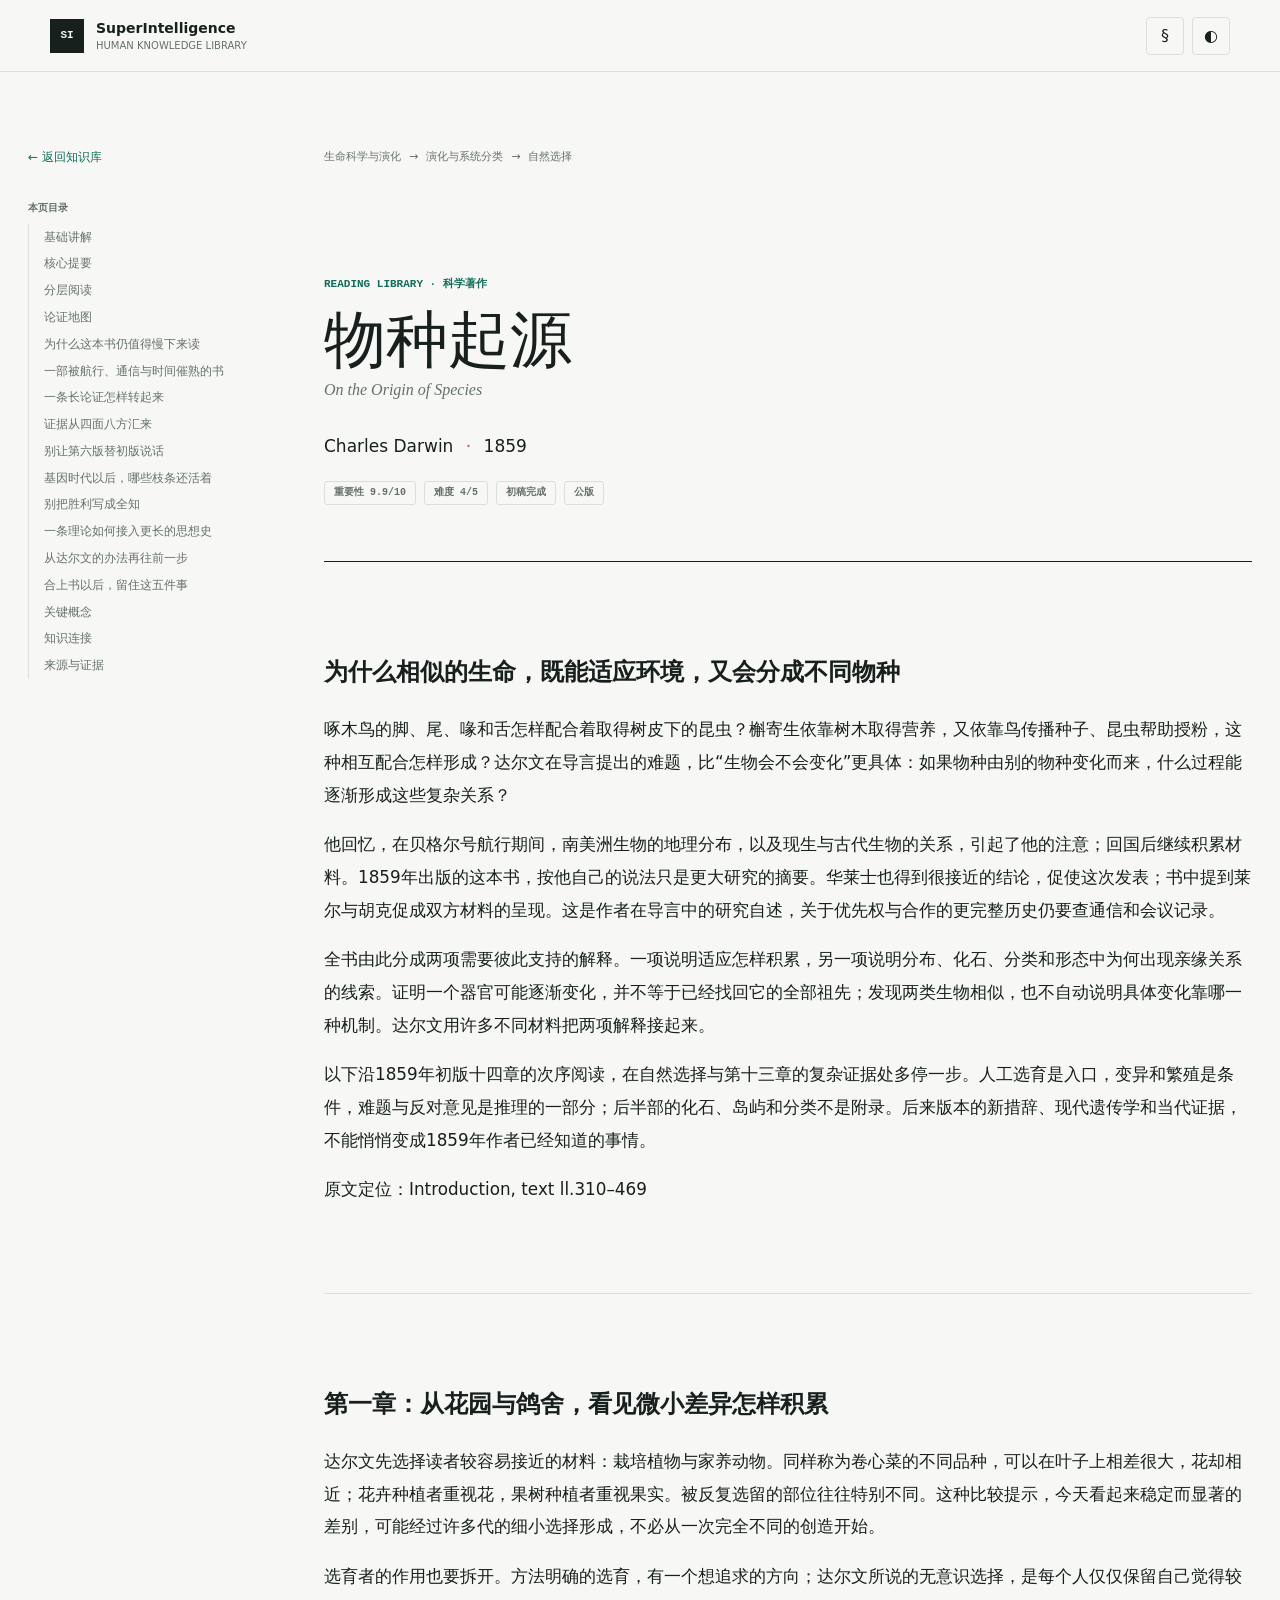
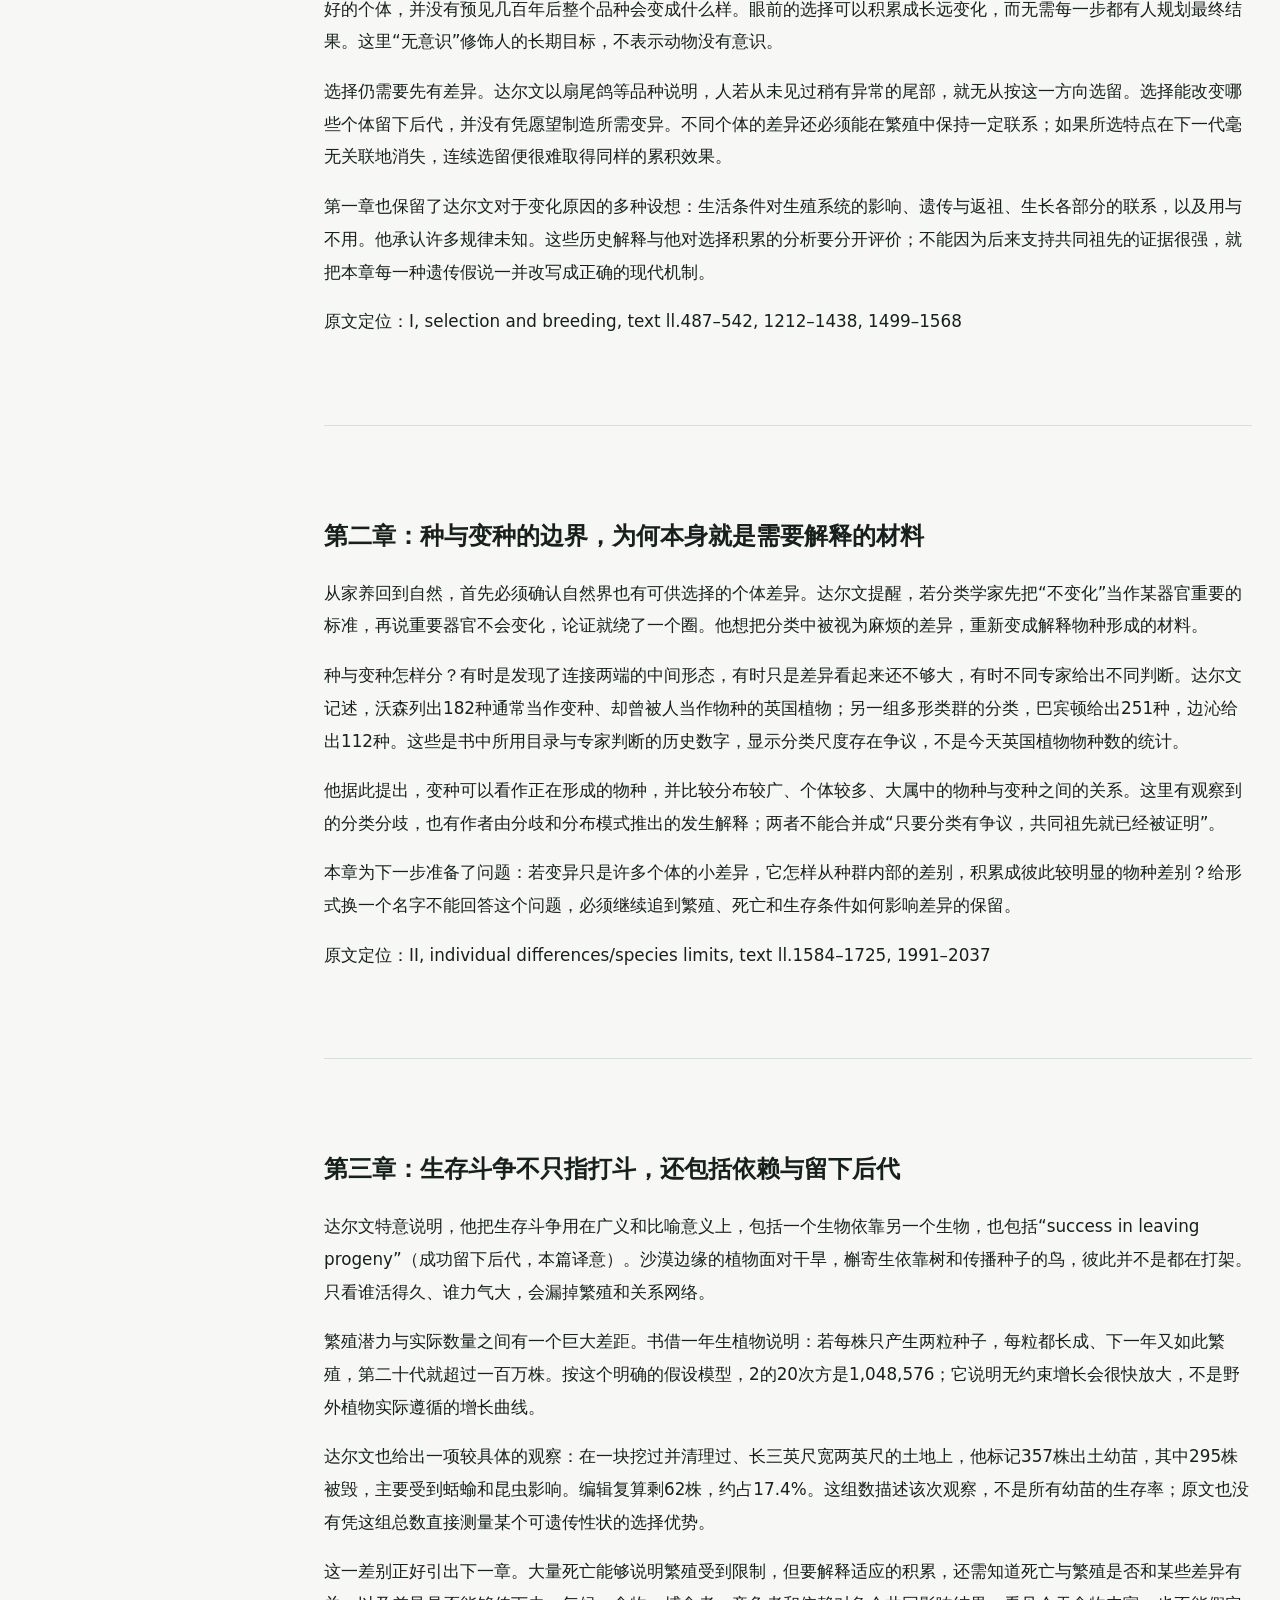
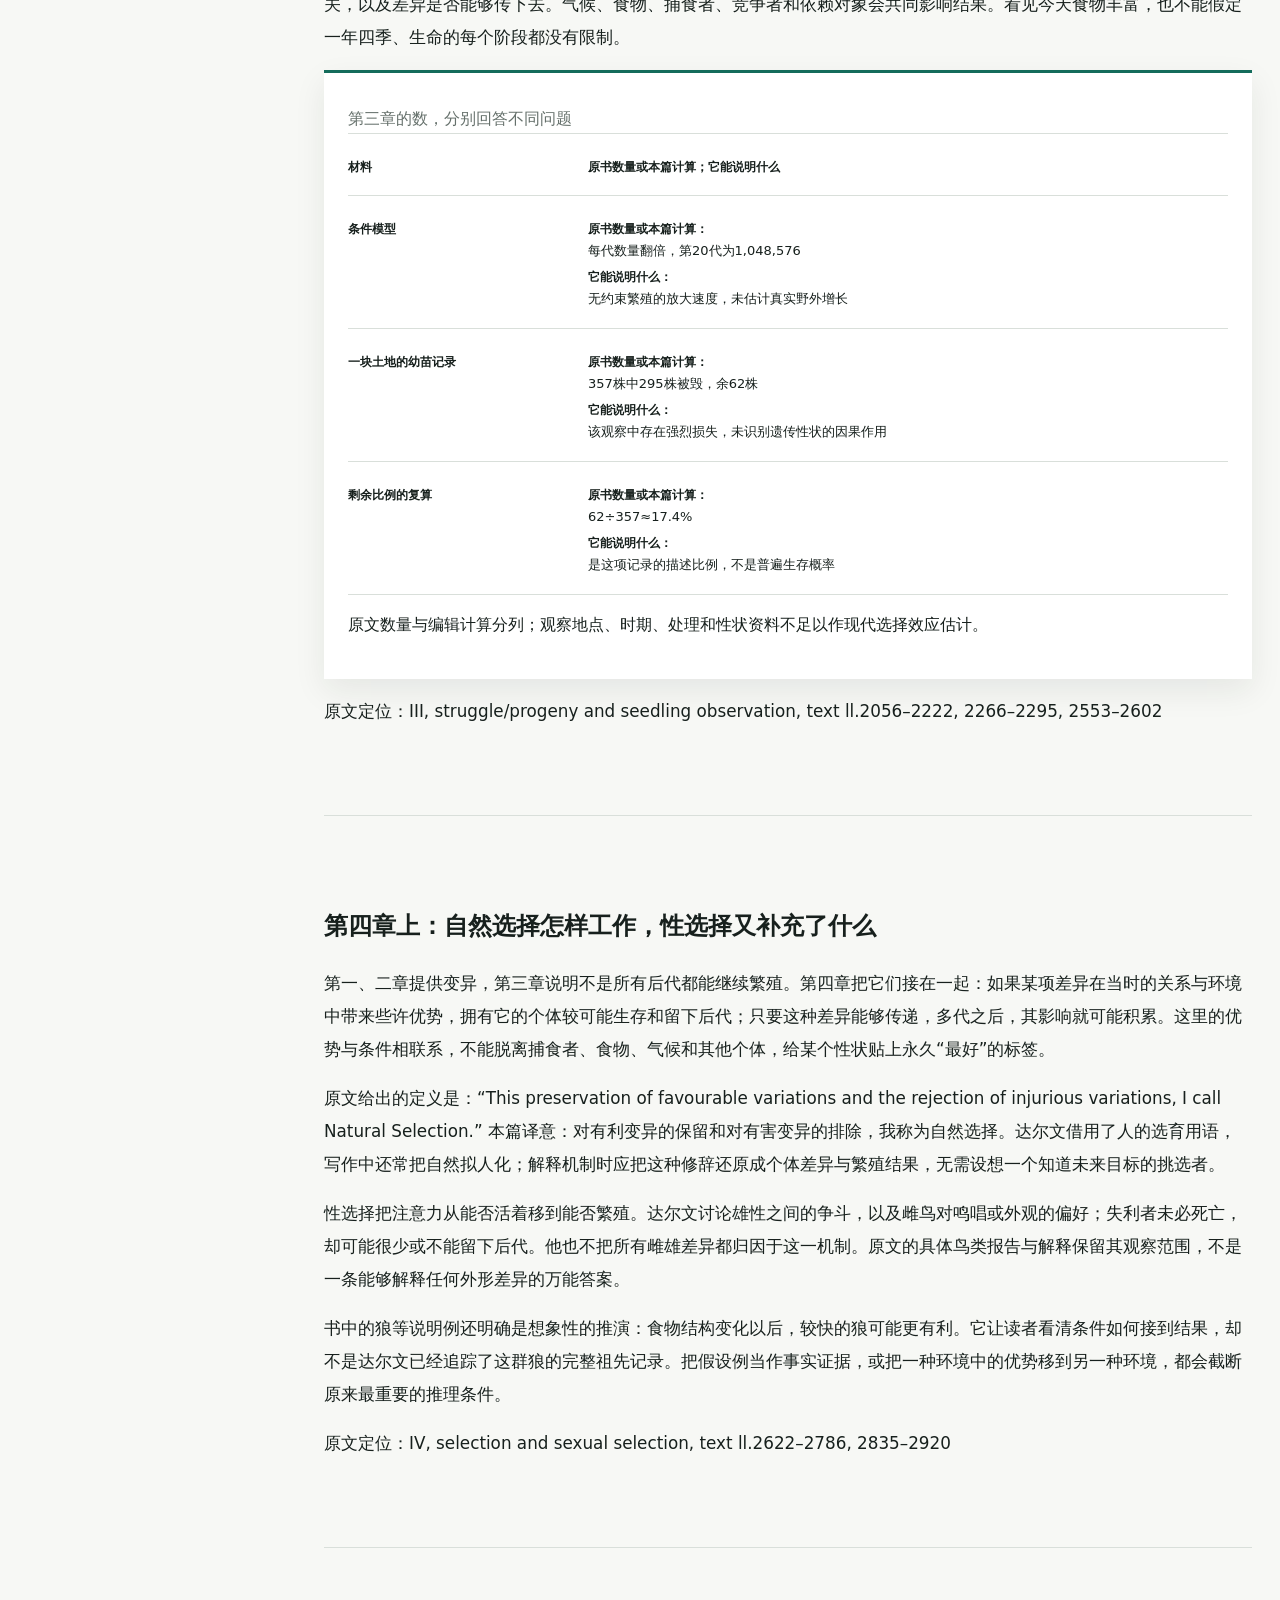
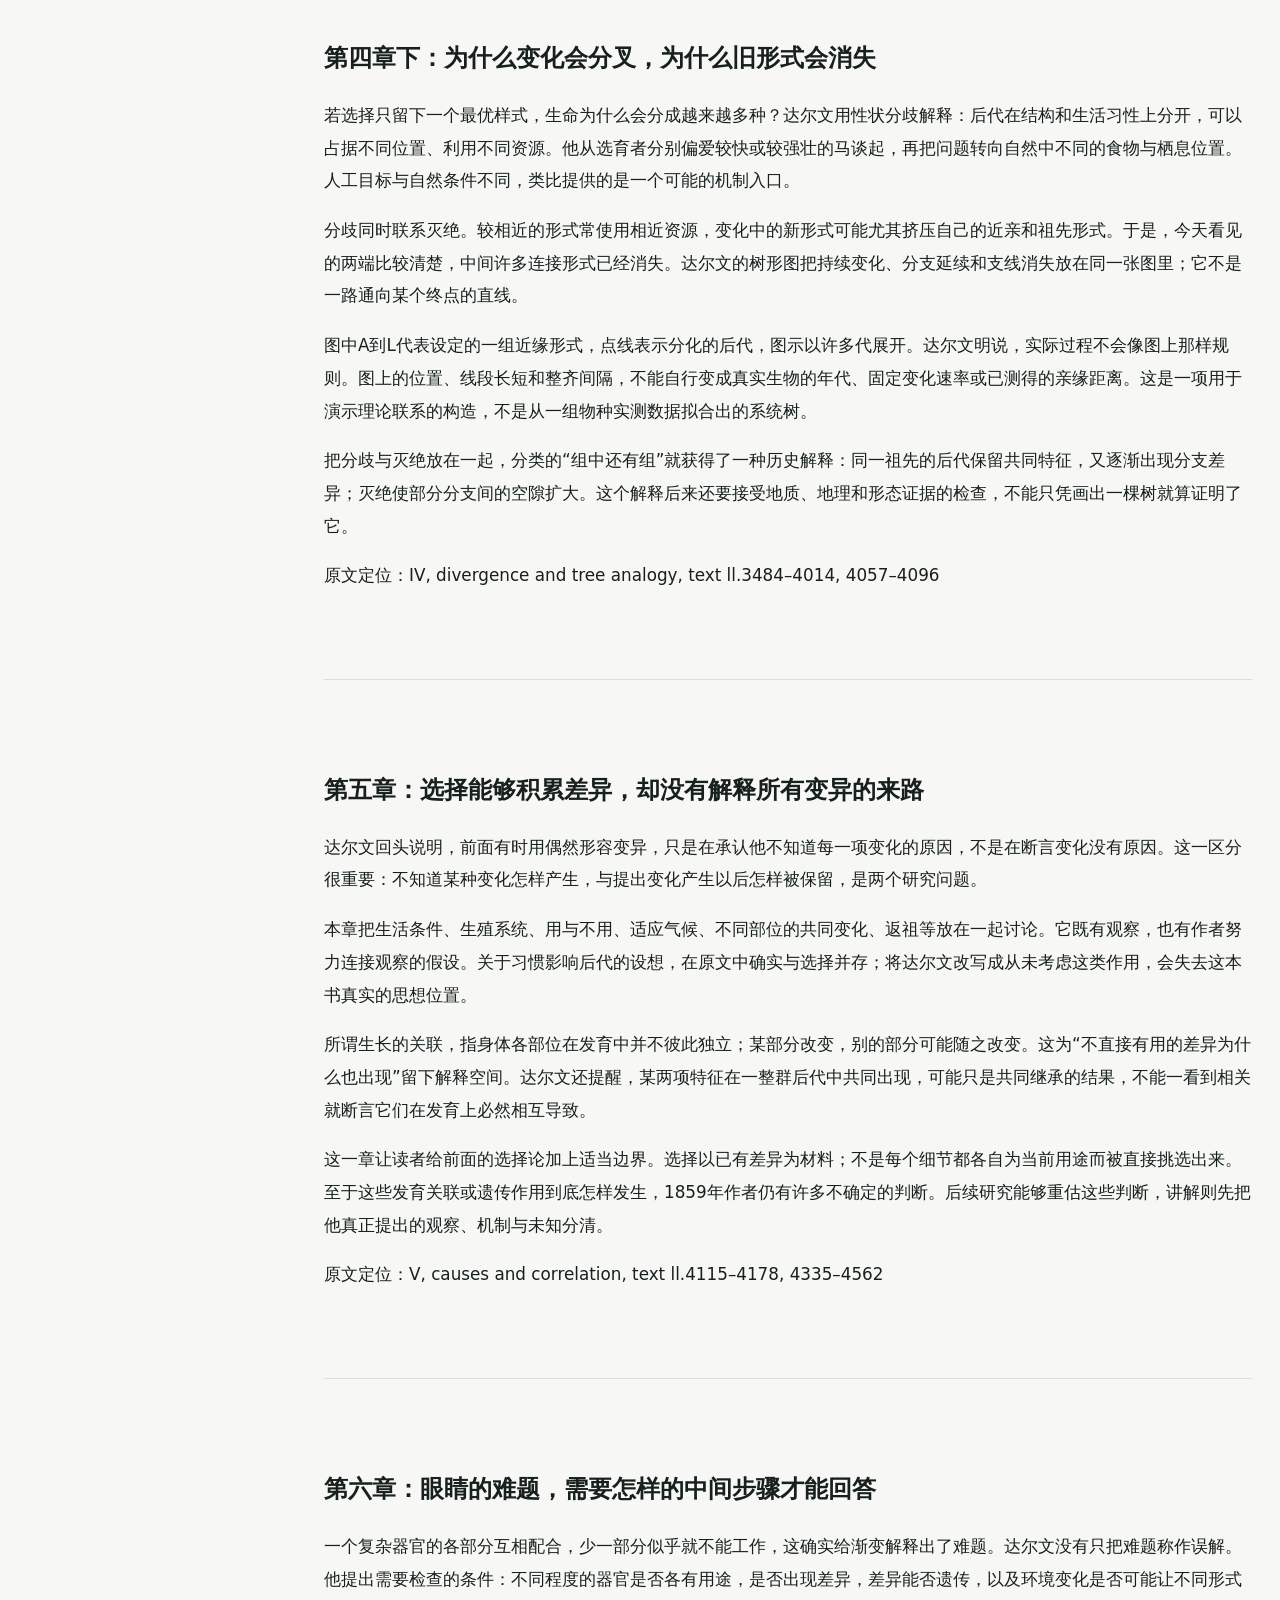
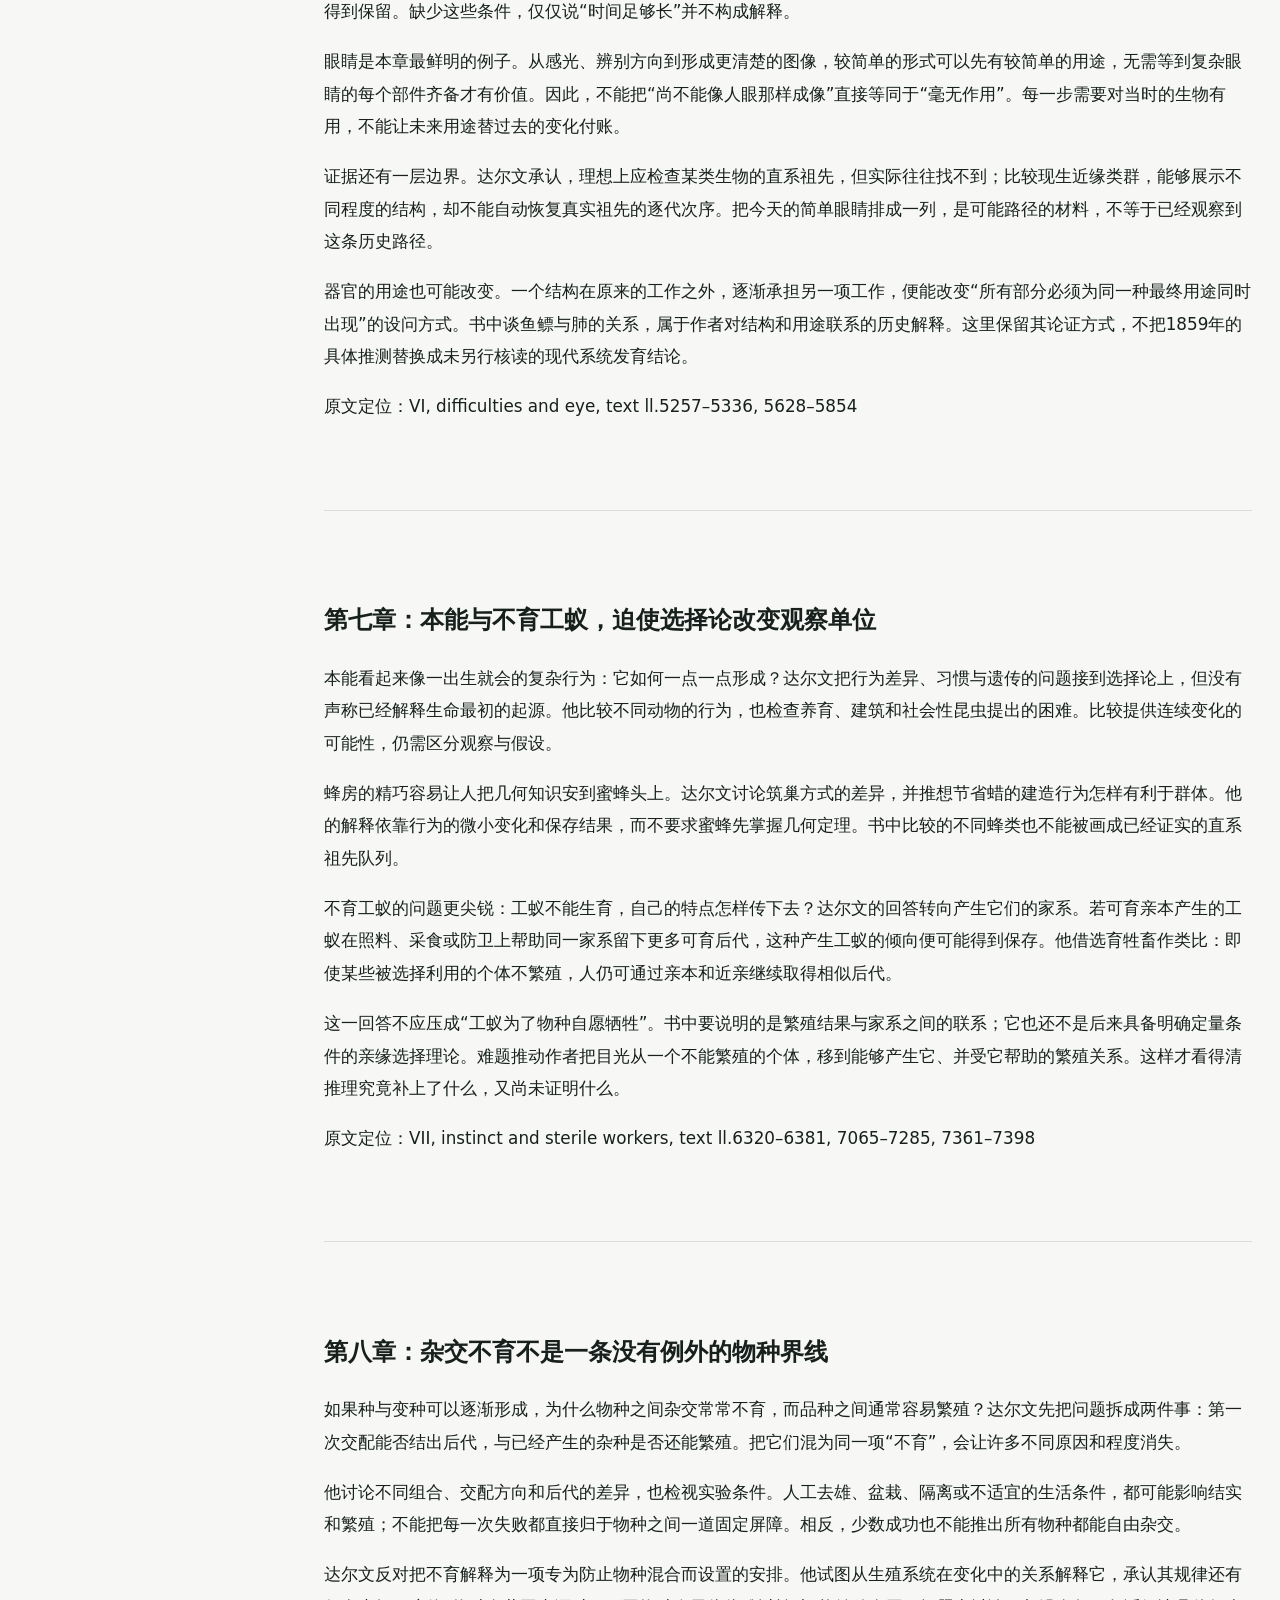
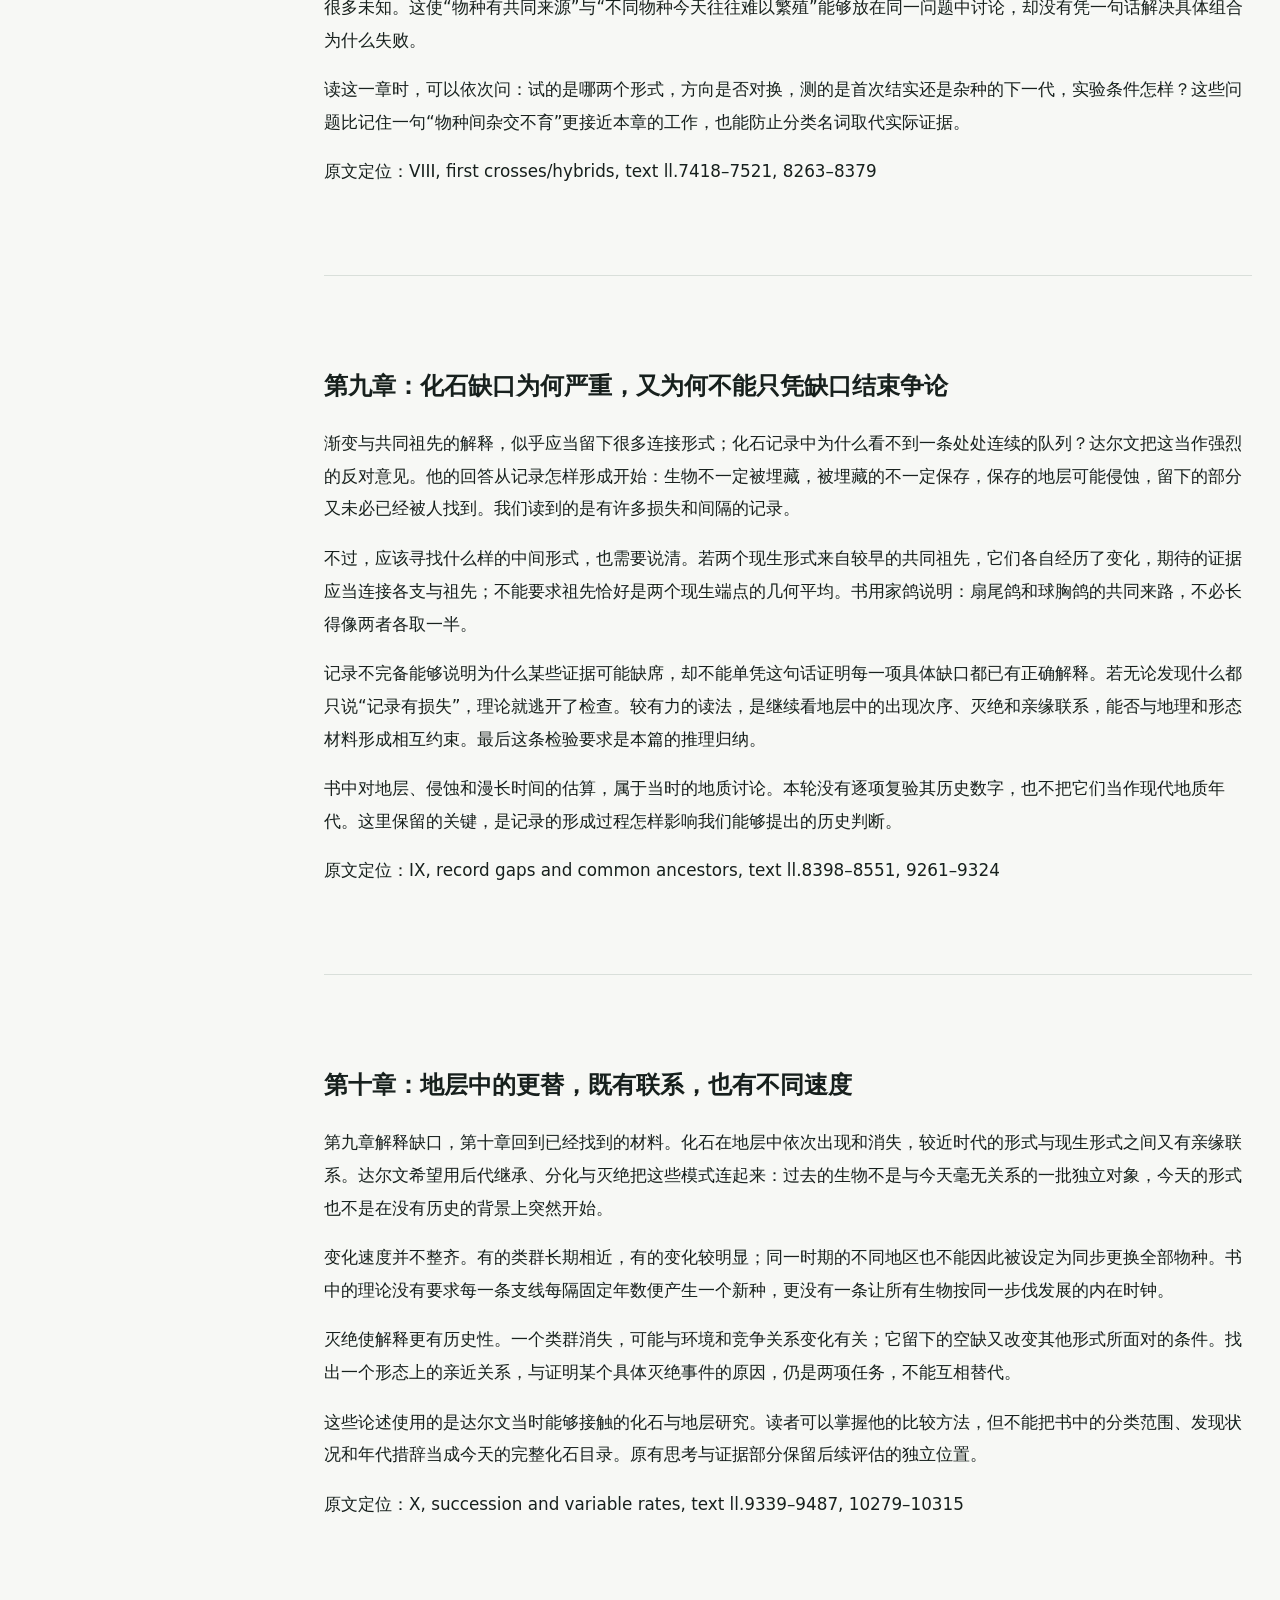
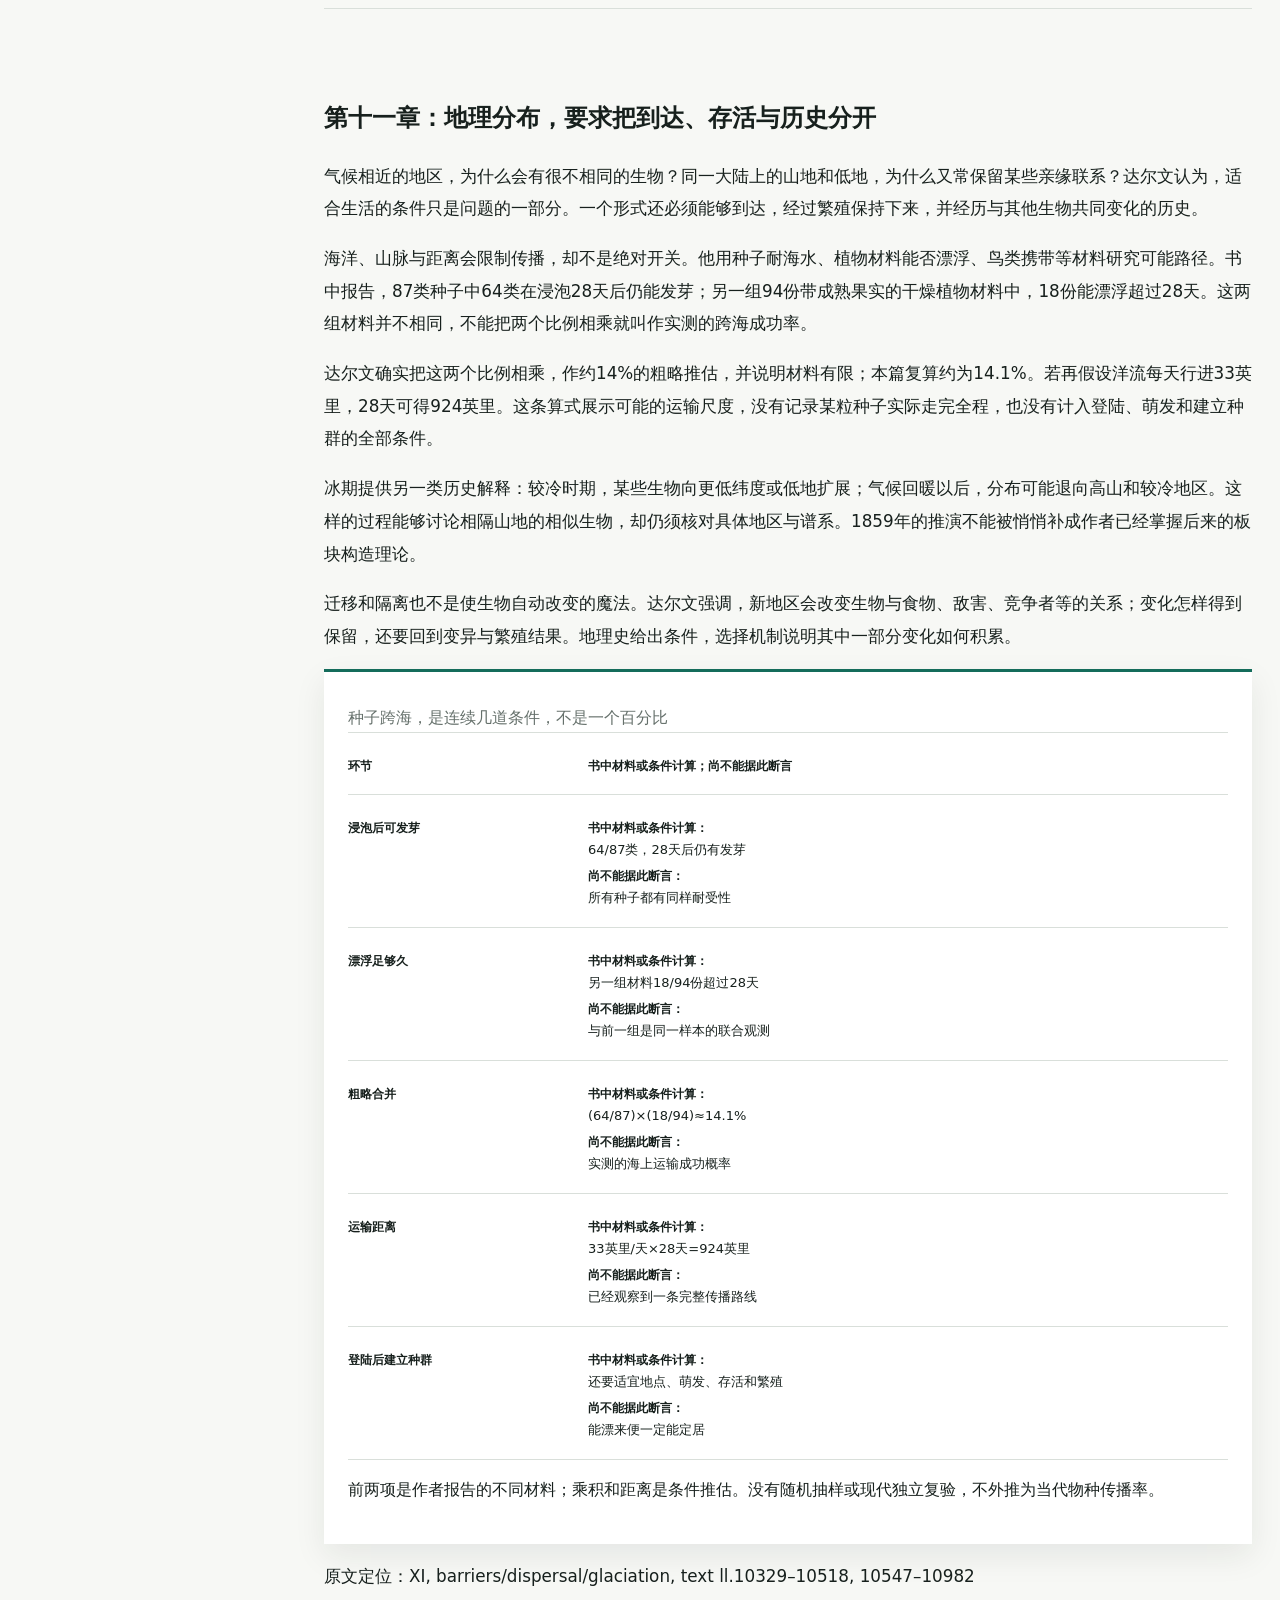
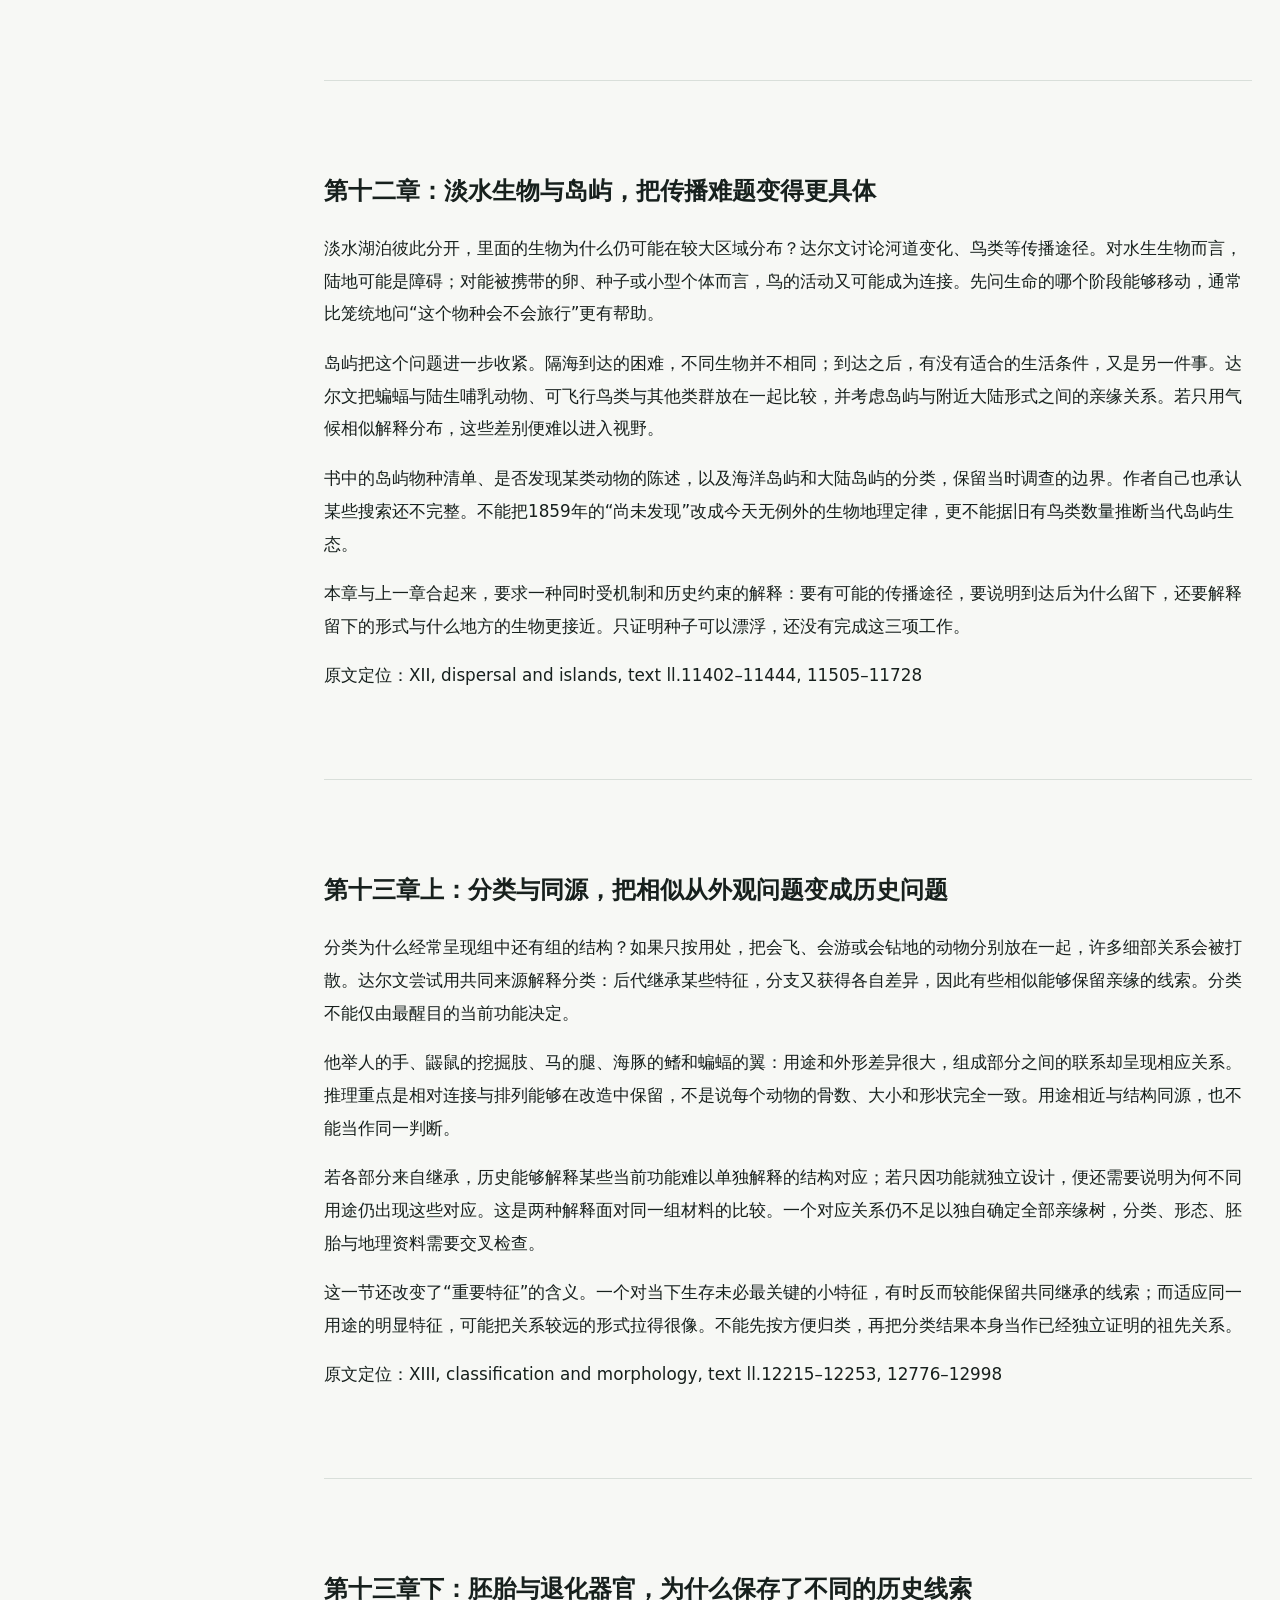
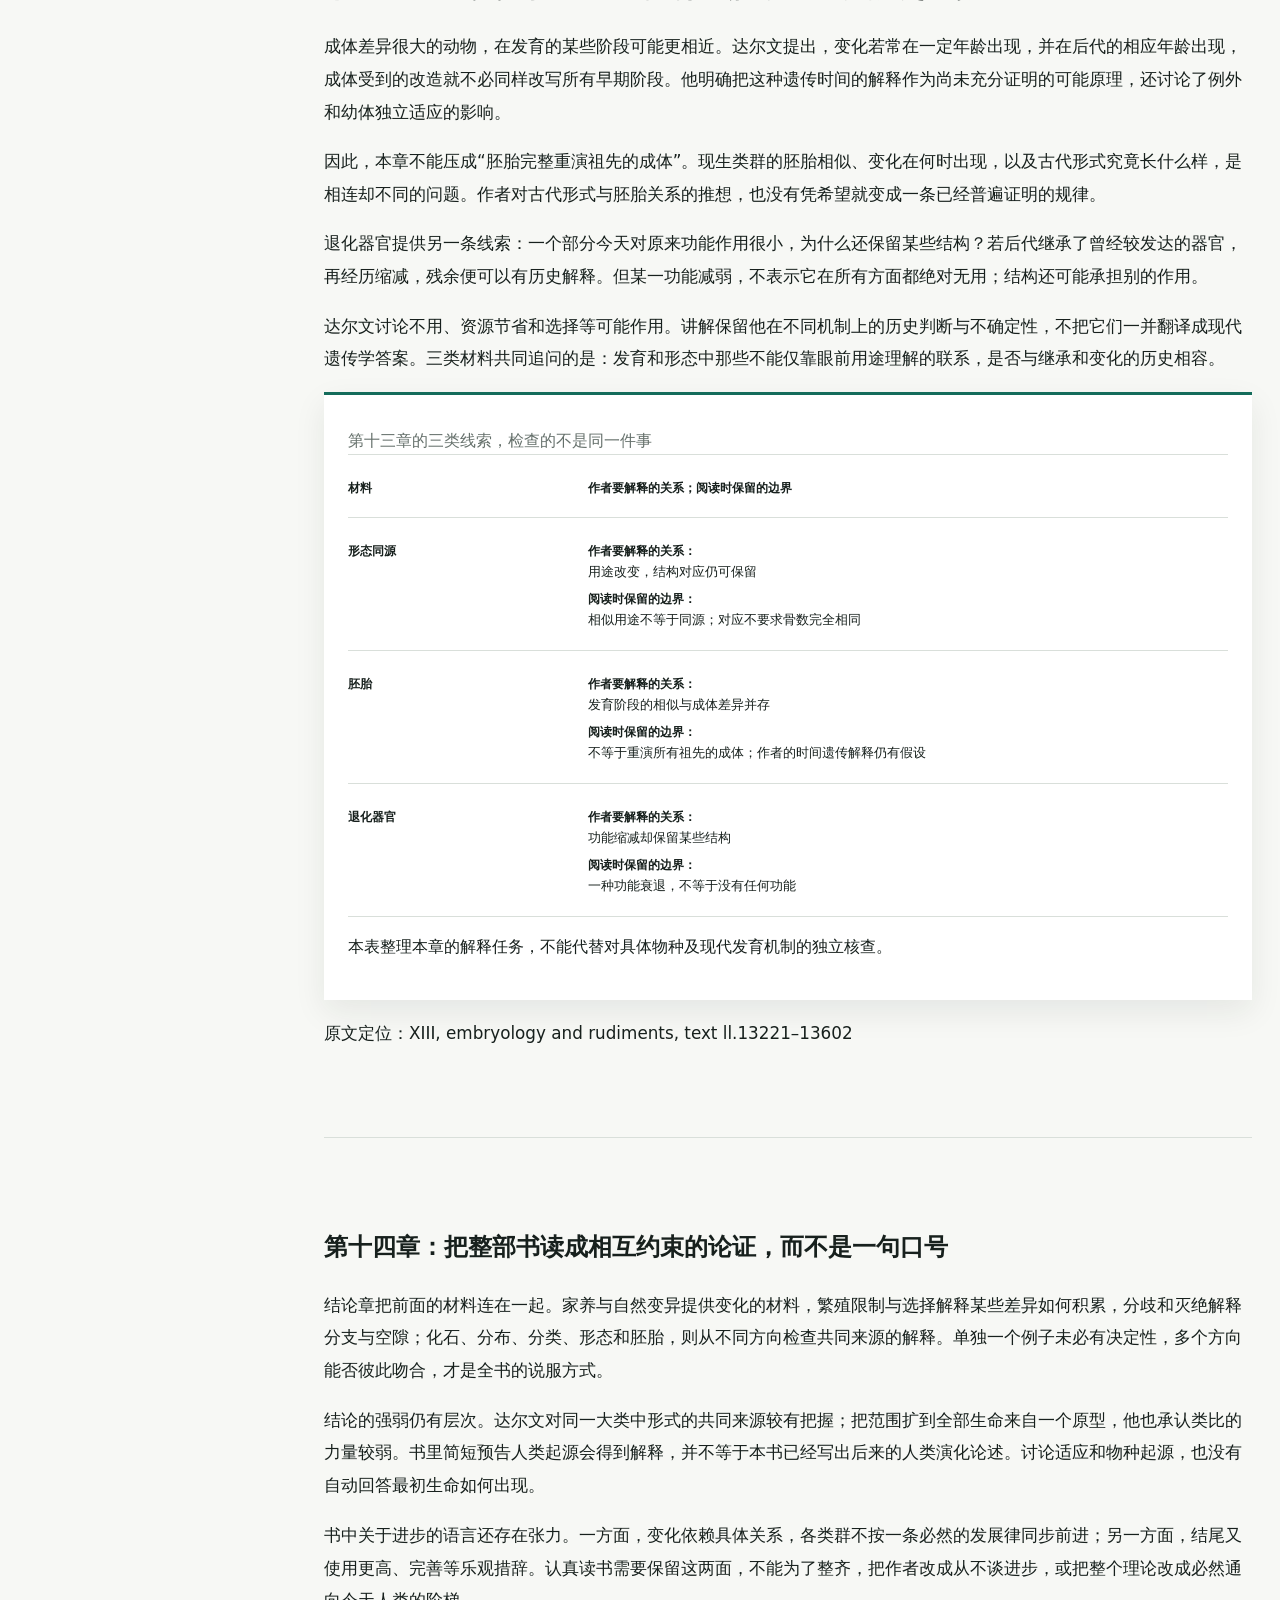
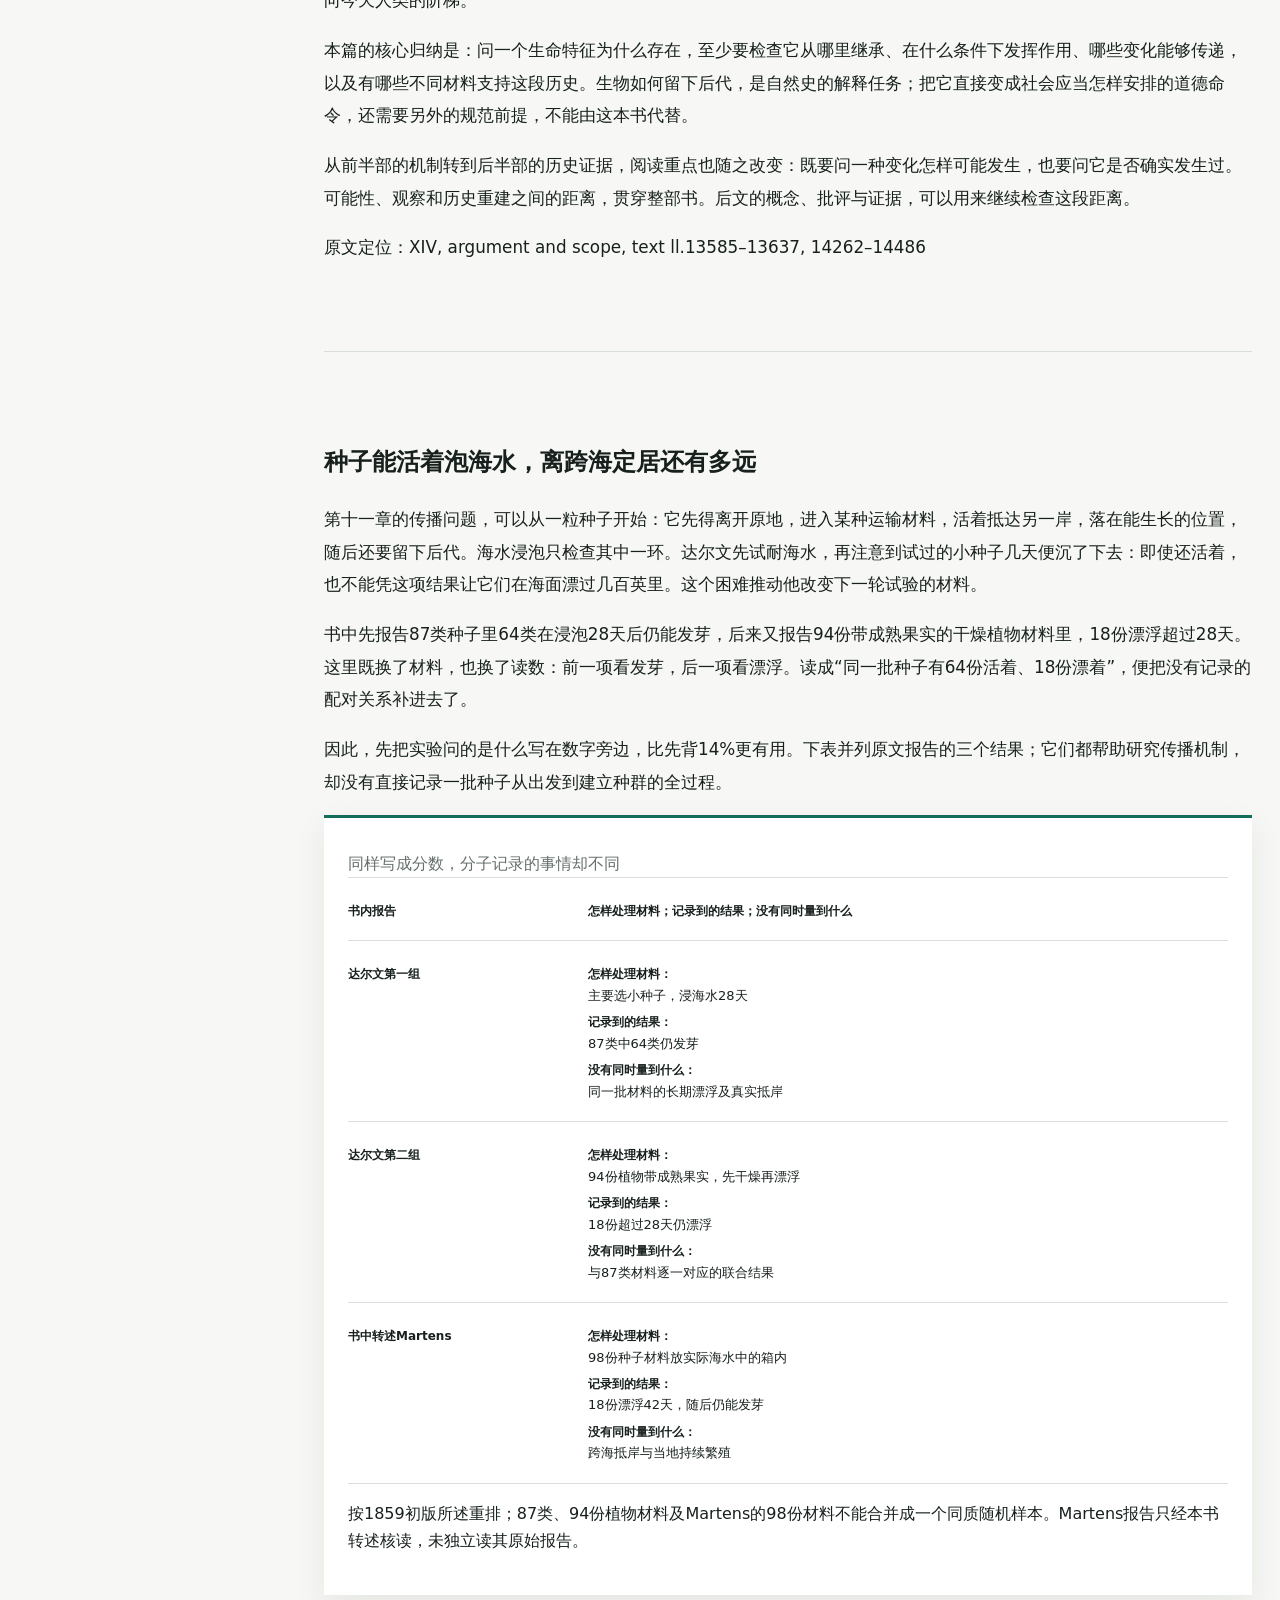
<file: library/books/charles-darwin-origin-of-species/index.html>
<!doctype html>
<html lang="zh-CN" data-theme="light">
<head>
  <meta charset="utf-8">
  <meta name="viewport" content="width=device-width, initial-scale=1">
  <meta name="description" content="物种起源：语境、论证、证据、批评与现代评估。">
  <title>物种起源 · SuperIntelligence</title>
  <link rel="icon" href="data:,">
  <link rel="stylesheet" href="../../assets/styles.css">
</head>
<body class="book-page" data-pagefind-body>
  <div class="reading-progress" aria-hidden="true"><span id="reading-progress"></span></div>
  <header class="site-header">
    <a class="brand" href="../../index.html" aria-label="返回 SuperIntelligence 首页">
      <span class="brand-mark" aria-hidden="true">SI</span>
      <span><strong>SuperIntelligence</strong><small>Human Knowledge Library</small></span>
    </a>
    <div class="header-actions">
      <a class="icon-button" href="#sources" title="查看来源" aria-label="查看来源">§</a>
      <button class="icon-button" id="theme-toggle" type="button" title="切换明暗主题" aria-label="切换明暗主题"><span aria-hidden="true">◐</span></button>
    </div>
  </header>

  <div class="book-layout">
    <aside class="book-toc" aria-label="本页目录">
      <a class="toc-back" href="../../index.html">← 返回知识库</a>
      <div class="toc-title">本页目录</div>
      <nav>
<a href="#foundation-0">基础讲解</a>        <a href="#takeaway">核心提要</a>
        <a href="#reading-depths">分层阅读</a>
        <a href="#argument-map">论证地图</a>
<a href="#why-it-matters">为什么这本书仍值得慢下来读</a><a href="#historical-context">一部被航行、通信与时间催熟的书</a><a href="#argument-mechanism">一条长论证怎样转起来</a><a href="#evidence-and-objections">证据从四面八方汇来</a><a href="#edition-history">别让第六版替初版说话</a><a href="#modern-assessment">基因时代以后，哪些枝条还活着</a><a href="#criticism">别把胜利写成全知</a><a href="#intellectual-lineage">一条理论如何接入更长的思想史</a><a href="#further-deductions">从达尔文的办法再往前一步</a><a href="#what-to-remember">合上书以后，留住这五件事</a><a href="#concepts">关键概念</a><a href="#connections">知识连接</a>        <a href="#sources">来源与证据</a>
      </nav>
    </aside>

    <main class="book-main">
      <section class="book-hero">
        <div class="breadcrumb">
          <span>生命科学与演化</span><span>→</span><span>演化与系统分类</span><span>→</span><span>自然选择</span>
        </div>
        <div class="book-kicker">READING LIBRARY · 科学著作</div>
        <h1>物种起源</h1>
<p class="original-title">On the Origin of Species</p>        <p class="book-byline">Charles Darwin <span>·</span> 1859</p>
        <div class="book-facts">
          <span>重要性 9.9/10</span>
          <span>难度 4/5</span>
          <span>初稿完成</span>
          <span>公版</span>
        </div>
      </section>


      <section class="content-section foundation-section" id="foundation-continuation-0"><h2>为什么相似的生命，既能适应环境，又会分成不同物种</h2><p>啄木鸟的脚、尾、喙和舌怎样配合着取得树皮下的昆虫？槲寄生依靠树木取得营养，又依靠鸟传播种子、昆虫帮助授粉，这种相互配合怎样形成？达尔文在导言提出的难题，比“生物会不会变化”更具体：如果物种由别的物种变化而来，什么过程能逐渐形成这些复杂关系？</p><p>他回忆，在贝格尔号航行期间，南美洲生物的地理分布，以及现生与古代生物的关系，引起了他的注意；回国后继续积累材料。1859年出版的这本书，按他自己的说法只是更大研究的摘要。华莱士也得到很接近的结论，促使这次发表；书中提到莱尔与胡克促成双方材料的呈现。这是作者在导言中的研究自述，关于优先权与合作的更完整历史仍要查通信和会议记录。</p><p>全书由此分成两项需要彼此支持的解释。一项说明适应怎样积累，另一项说明分布、化石、分类和形态中为何出现亲缘关系的线索。证明一个器官可能逐渐变化，并不等于已经找回它的全部祖先；发现两类生物相似，也不自动说明具体变化靠哪一种机制。达尔文用许多不同材料把两项解释接起来。</p><p>以下沿1859年初版十四章的次序阅读，在自然选择与第十三章的复杂证据处多停一步。人工选育是入口，变异和繁殖是条件，难题与反对意见是推理的一部分；后半部的化石、岛屿和分类不是附录。后来版本的新措辞、现代遗传学和当代证据，不能悄悄变成1859年作者已经知道的事情。</p><p><a href="https://www.gutenberg.org/cache/epub/1228/pg1228.txt">原文定位：Introduction, text ll.310–469</a></p></section><section class="content-section foundation-section" id="foundation-continuation-1"><h2>第一章：从花园与鸽舍，看见微小差异怎样积累</h2><p>达尔文先选择读者较容易接近的材料：栽培植物与家养动物。同样称为卷心菜的不同品种，可以在叶子上相差很大，花却相近；花卉种植者重视花，果树种植者重视果实。被反复选留的部位往往特别不同。这种比较提示，今天看起来稳定而显著的差别，可能经过许多代的细小选择形成，不必从一次完全不同的创造开始。</p><p>选育者的作用也要拆开。方法明确的选育，有一个想追求的方向；达尔文所说的无意识选择，是每个人仅仅保留自己觉得较好的个体，并没有预见几百年后整个品种会变成什么样。眼前的选择可以积累成长远变化，而无需每一步都有人规划最终结果。这里“无意识”修饰人的长期目标，不表示动物没有意识。</p><p>选择仍需要先有差异。达尔文以扇尾鸽等品种说明，人若从未见过稍有异常的尾部，就无从按这一方向选留。选择能改变哪些个体留下后代，并没有凭愿望制造所需变异。不同个体的差异还必须能在繁殖中保持一定联系；如果所选特点在下一代毫无关联地消失，连续选留便很难取得同样的累积效果。</p><p>第一章也保留了达尔文对于变化原因的多种设想：生活条件对生殖系统的影响、遗传与返祖、生长各部分的联系，以及用与不用。他承认许多规律未知。这些历史解释与他对选择积累的分析要分开评价；不能因为后来支持共同祖先的证据很强，就把本章每一种遗传假说一并改写成正确的现代机制。</p><p><a href="https://www.gutenberg.org/cache/epub/1228/pg1228.txt">原文定位：I, selection and breeding, text ll.487–542, 1212–1438, 1499–1568</a></p></section><section class="content-section foundation-section" id="foundation-continuation-2"><h2>第二章：种与变种的边界，为何本身就是需要解释的材料</h2><p>从家养回到自然，首先必须确认自然界也有可供选择的个体差异。达尔文提醒，若分类学家先把“不变化”当作某器官重要的标准，再说重要器官不会变化，论证就绕了一个圈。他想把分类中被视为麻烦的差异，重新变成解释物种形成的材料。</p><p>种与变种怎样分？有时是发现了连接两端的中间形态，有时只是差异看起来还不够大，有时不同专家给出不同判断。达尔文记述，沃森列出182种通常当作变种、却曾被人当作物种的英国植物；另一组多形类群的分类，巴宾顿给出251种，边沁给出112种。这些是书中所用目录与专家判断的历史数字，显示分类尺度存在争议，不是今天英国植物物种数的统计。</p><p>他据此提出，变种可以看作正在形成的物种，并比较分布较广、个体较多、大属中的物种与变种之间的关系。这里有观察到的分类分歧，也有作者由分歧和分布模式推出的发生解释；两者不能合并成“只要分类有争议，共同祖先就已经被证明”。</p><p>本章为下一步准备了问题：若变异只是许多个体的小差异，它怎样从种群内部的差别，积累成彼此较明显的物种差别？给形式换一个名字不能回答这个问题，必须继续追到繁殖、死亡和生存条件如何影响差异的保留。</p><p><a href="https://www.gutenberg.org/cache/epub/1228/pg1228.txt">原文定位：II, individual differences/species limits, text ll.1584–1725, 1991–2037</a></p></section><section class="content-section foundation-section" id="foundation-continuation-3"><h2>第三章：生存斗争不只指打斗，还包括依赖与留下后代</h2><p>达尔文特意说明，他把生存斗争用在广义和比喻意义上，包括一个生物依靠另一个生物，也包括“success in leaving progeny”（成功留下后代，本篇译意）。沙漠边缘的植物面对干旱，槲寄生依靠树和传播种子的鸟，彼此并不是都在打架。只看谁活得久、谁力气大，会漏掉繁殖和关系网络。</p><p>繁殖潜力与实际数量之间有一个巨大差距。书借一年生植物说明：若每株只产生两粒种子，每粒都长成、下一年又如此繁殖，第二十代就超过一百万株。按这个明确的假设模型，2的20次方是1,048,576；它说明无约束增长会很快放大，不是野外植物实际遵循的增长曲线。</p><p>达尔文也给出一项较具体的观察：在一块挖过并清理过、长三英尺宽两英尺的土地上，他标记357株出土幼苗，其中295株被毁，主要受到蛞蝓和昆虫影响。编辑复算剩62株，约占17.4%。这组数描述该次观察，不是所有幼苗的生存率；原文也没有凭这组总数直接测量某个可遗传性状的选择优势。</p><p>这一差别正好引出下一章。大量死亡能够说明繁殖受到限制，但要解释适应的积累，还需知道死亡与繁殖是否和某些差异有关，以及差异是否能够传下去。气候、食物、捕食者、竞争者和依赖对象会共同影响结果。看见今天食物丰富，也不能假定一年四季、生命的每个阶段都没有限制。</p><figure class="knowledge-visual"><figcaption><p>第三章的数，分别回答不同问题</p></figcaption><div aria-label="第三章的数，分别回答不同问题" class="behavioral-table editorial-table" role="table"><article role="row"><div role="columnheader"><strong>材料</strong></div><div role="columnheader"><strong>原书数量或本篇计算；它能说明什么</strong></div></article><article role="row"><div role="rowheader"><strong>条件模型</strong></div><div role="cell"><p><strong>原书数量或本篇计算：</strong>每代数量翻倍，第20代为1,048,576</p><p><strong>它能说明什么：</strong>无约束繁殖的放大速度，未估计真实野外增长</p></div></article><article role="row"><div role="rowheader"><strong>一块土地的幼苗记录</strong></div><div role="cell"><p><strong>原书数量或本篇计算：</strong>357株中295株被毁，余62株</p><p><strong>它能说明什么：</strong>该观察中存在强烈损失，未识别遗传性状的因果作用</p></div></article><article role="row"><div role="rowheader"><strong>剩余比例的复算</strong></div><div role="cell"><p><strong>原书数量或本篇计算：</strong>62÷357≈17.4%</p><p><strong>它能说明什么：</strong>是这项记录的描述比例，不是普遍生存概率</p></div></article></div><p>原文数量与编辑计算分列；观察地点、时期、处理和性状资料不足以作现代选择效应估计。</p></figure><p><a href="https://www.gutenberg.org/cache/epub/1228/pg1228.txt">原文定位：III, struggle/progeny and seedling observation, text ll.2056–2222, 2266–2295, 2553–2602</a></p></section><section class="content-section foundation-section" id="foundation-continuation-4"><h2>第四章上：自然选择怎样工作，性选择又补充了什么</h2><p>第一、二章提供变异，第三章说明不是所有后代都能继续繁殖。第四章把它们接在一起：如果某项差异在当时的关系与环境中带来些许优势，拥有它的个体较可能生存和留下后代；只要这种差异能够传递，多代之后，其影响就可能积累。这里的优势与条件相联系，不能脱离捕食者、食物、气候和其他个体，给某个性状贴上永久“最好”的标签。</p><p>原文给出的定义是：“This preservation of favourable variations and the rejection of injurious variations, I call Natural Selection.” 本篇译意：对有利变异的保留和对有害变异的排除，我称为自然选择。达尔文借用了人的选育用语，写作中还常把自然拟人化；解释机制时应把这种修辞还原成个体差异与繁殖结果，无需设想一个知道未来目标的挑选者。</p><p>性选择把注意力从能否活着移到能否繁殖。达尔文讨论雄性之间的争斗，以及雌鸟对鸣唱或外观的偏好；失利者未必死亡，却可能很少或不能留下后代。他也不把所有雌雄差异都归因于这一机制。原文的具体鸟类报告与解释保留其观察范围，不是一条能够解释任何外形差异的万能答案。</p><p>书中的狼等说明例还明确是想象性的推演：食物结构变化以后，较快的狼可能更有利。它让读者看清条件如何接到结果，却不是达尔文已经追踪了这群狼的完整祖先记录。把假设例当作事实证据，或把一种环境中的优势移到另一种环境，都会截断原来最重要的推理条件。</p><p><a href="https://www.gutenberg.org/cache/epub/1228/pg1228.txt">原文定位：IV, selection and sexual selection, text ll.2622–2786, 2835–2920</a></p></section><section class="content-section foundation-section" id="foundation-continuation-5"><h2>第四章下：为什么变化会分叉，为什么旧形式会消失</h2><p>若选择只留下一个最优样式，生命为什么会分成越来越多种？达尔文用性状分歧解释：后代在结构和生活习性上分开，可以占据不同位置、利用不同资源。他从选育者分别偏爱较快或较强壮的马谈起，再把问题转向自然中不同的食物与栖息位置。人工目标与自然条件不同，类比提供的是一个可能的机制入口。</p><p>分歧同时联系灭绝。较相近的形式常使用相近资源，变化中的新形式可能尤其挤压自己的近亲和祖先形式。于是，今天看见的两端比较清楚，中间许多连接形式已经消失。达尔文的树形图把持续变化、分支延续和支线消失放在同一张图里；它不是一路通向某个终点的直线。</p><p>图中A到L代表设定的一组近缘形式，点线表示分化的后代，图示以许多代展开。达尔文明说，实际过程不会像图上那样规则。图上的位置、线段长短和整齐间隔，不能自行变成真实生物的年代、固定变化速率或已测得的亲缘距离。这是一项用于演示理论联系的构造，不是从一组物种实测数据拟合出的系统树。</p><p>把分歧与灭绝放在一起，分类的“组中还有组”就获得了一种历史解释：同一祖先的后代保留共同特征，又逐渐出现分支差异；灭绝使部分分支间的空隙扩大。这个解释后来还要接受地质、地理和形态证据的检查，不能只凭画出一棵树就算证明了它。</p><p><a href="https://www.gutenberg.org/cache/epub/1228/pg1228.txt">原文定位：IV, divergence and tree analogy, text ll.3484–4014, 4057–4096</a></p></section><section class="content-section foundation-section" id="foundation-continuation-6"><h2>第五章：选择能够积累差异，却没有解释所有变异的来路</h2><p>达尔文回头说明，前面有时用偶然形容变异，只是在承认他不知道每一项变化的原因，不是在断言变化没有原因。这一区分很重要：不知道某种变化怎样产生，与提出变化产生以后怎样被保留，是两个研究问题。</p><p>本章把生活条件、生殖系统、用与不用、适应气候、不同部位的共同变化、返祖等放在一起讨论。它既有观察，也有作者努力连接观察的假设。关于习惯影响后代的设想，在原文中确实与选择并存；将达尔文改写成从未考虑这类作用，会失去这本书真实的思想位置。</p><p>所谓生长的关联，指身体各部位在发育中并不彼此独立；某部分改变，别的部分可能随之改变。这为“不直接有用的差异为什么也出现”留下解释空间。达尔文还提醒，某两项特征在一整群后代中共同出现，可能只是共同继承的结果，不能一看到相关就断言它们在发育上必然相互导致。</p><p>这一章让读者给前面的选择论加上适当边界。选择以已有差异为材料；不是每个细节都各自为当前用途而被直接挑选出来。至于这些发育关联或遗传作用到底怎样发生，1859年作者仍有许多不确定的判断。后续研究能够重估这些判断，讲解则先把他真正提出的观察、机制与未知分清。</p><p><a href="https://www.gutenberg.org/cache/epub/1228/pg1228.txt">原文定位：V, causes and correlation, text ll.4115–4178, 4335–4562</a></p></section><section class="content-section foundation-section" id="foundation-continuation-7"><h2>第六章：眼睛的难题，需要怎样的中间步骤才能回答</h2><p>一个复杂器官的各部分互相配合，少一部分似乎就不能工作，这确实给渐变解释出了难题。达尔文没有只把难题称作误解。他提出需要检查的条件：不同程度的器官是否各有用途，是否出现差异，差异能否遗传，以及环境变化是否可能让不同形式得到保留。缺少这些条件，仅仅说“时间足够长”并不构成解释。</p><p>眼睛是本章最鲜明的例子。从感光、辨别方向到形成更清楚的图像，较简单的形式可以先有较简单的用途，无需等到复杂眼睛的每个部件齐备才有价值。因此，不能把“尚不能像人眼那样成像”直接等同于“毫无作用”。每一步需要对当时的生物有用，不能让未来用途替过去的变化付账。</p><p>证据还有一层边界。达尔文承认，理想上应检查某类生物的直系祖先，但实际往往找不到；比较现生近缘类群，能够展示不同程度的结构，却不能自动恢复真实祖先的逐代次序。把今天的简单眼睛排成一列，是可能路径的材料，不等于已经观察到这条历史路径。</p><p>器官的用途也可能改变。一个结构在原来的工作之外，逐渐承担另一项工作，便能改变“所有部分必须为同一种最终用途同时出现”的设问方式。书中谈鱼鳔与肺的关系，属于作者对结构和用途联系的历史解释。这里保留其论证方式，不把1859年的具体推测替换成未另行核读的现代系统发育结论。</p><p><a href="https://www.gutenberg.org/cache/epub/1228/pg1228.txt">原文定位：VI, difficulties and eye, text ll.5257–5336, 5628–5854</a></p></section><section class="content-section foundation-section" id="foundation-continuation-8"><h2>第七章：本能与不育工蚁，迫使选择论改变观察单位</h2><p>本能看起来像一出生就会的复杂行为：它如何一点一点形成？达尔文把行为差异、习惯与遗传的问题接到选择论上，但没有声称已经解释生命最初的起源。他比较不同动物的行为，也检查养育、建筑和社会性昆虫提出的困难。比较提供连续变化的可能性，仍需区分观察与假设。</p><p>蜂房的精巧容易让人把几何知识安到蜜蜂头上。达尔文讨论筑巢方式的差异，并推想节省蜡的建造行为怎样有利于群体。他的解释依靠行为的微小变化和保存结果，而不要求蜜蜂先掌握几何定理。书中比较的不同蜂类也不能被画成已经证实的直系祖先队列。</p><p>不育工蚁的问题更尖锐：工蚁不能生育，自己的特点怎样传下去？达尔文的回答转向产生它们的家系。若可育亲本产生的工蚁在照料、采食或防卫上帮助同一家系留下更多可育后代，这种产生工蚁的倾向便可能得到保存。他借选育牲畜作类比：即使某些被选择利用的个体不繁殖，人仍可通过亲本和近亲继续取得相似后代。</p><p>这一回答不应压成“工蚁为了物种自愿牺牲”。书中要说明的是繁殖结果与家系之间的联系；它也还不是后来具备明确定量条件的亲缘选择理论。难题推动作者把目光从一个不能繁殖的个体，移到能够产生它、并受它帮助的繁殖关系。这样才看得清推理究竟补上了什么，又尚未证明什么。</p><p><a href="https://www.gutenberg.org/cache/epub/1228/pg1228.txt">原文定位：VII, instinct and sterile workers, text ll.6320–6381, 7065–7285, 7361–7398</a></p></section><section class="content-section foundation-section" id="foundation-continuation-9"><h2>第八章：杂交不育不是一条没有例外的物种界线</h2><p>如果种与变种可以逐渐形成，为什么物种之间杂交常常不育，而品种之间通常容易繁殖？达尔文先把问题拆成两件事：第一次交配能否结出后代，与已经产生的杂种是否还能繁殖。把它们混为同一项“不育”，会让许多不同原因和程度消失。</p><p>他讨论不同组合、交配方向和后代的差异，也检视实验条件。人工去雄、盆栽、隔离或不适宜的生活条件，都可能影响结实和繁殖；不能把每一次失败都直接归于物种之间一道固定屏障。相反，少数成功也不能推出所有物种都能自由杂交。</p><p>达尔文反对把不育解释为一项专为防止物种混合而设置的安排。他试图从生殖系统在变化中的关系解释它，承认其规律还有很多未知。这使“物种有共同来源”与“不同物种今天往往难以繁殖”能够放在同一问题中讨论，却没有凭一句话解决具体组合为什么失败。</p><p>读这一章时，可以依次问：试的是哪两个形式，方向是否对换，测的是首次结实还是杂种的下一代，实验条件怎样？这些问题比记住一句“物种间杂交不育”更接近本章的工作，也能防止分类名词取代实际证据。</p><p><a href="https://www.gutenberg.org/cache/epub/1228/pg1228.txt">原文定位：VIII, first crosses/hybrids, text ll.7418–7521, 8263–8379</a></p></section><section class="content-section foundation-section" id="foundation-continuation-10"><h2>第九章：化石缺口为何严重，又为何不能只凭缺口结束争论</h2><p>渐变与共同祖先的解释，似乎应当留下很多连接形式；化石记录中为什么看不到一条处处连续的队列？达尔文把这当作强烈的反对意见。他的回答从记录怎样形成开始：生物不一定被埋藏，被埋藏的不一定保存，保存的地层可能侵蚀，留下的部分又未必已经被人找到。我们读到的是有许多损失和间隔的记录。</p><p>不过，应该寻找什么样的中间形式，也需要说清。若两个现生形式来自较早的共同祖先，它们各自经历了变化，期待的证据应当连接各支与祖先；不能要求祖先恰好是两个现生端点的几何平均。书用家鸽说明：扇尾鸽和球胸鸽的共同来路，不必长得像两者各取一半。</p><p>记录不完备能够说明为什么某些证据可能缺席，却不能单凭这句话证明每一项具体缺口都已有正确解释。若无论发现什么都只说“记录有损失”，理论就逃开了检查。较有力的读法，是继续看地层中的出现次序、灭绝和亲缘联系，能否与地理和形态材料形成相互约束。最后这条检验要求是本篇的推理归纳。</p><p>书中对地层、侵蚀和漫长时间的估算，属于当时的地质讨论。本轮没有逐项复验其历史数字，也不把它们当作现代地质年代。这里保留的关键，是记录的形成过程怎样影响我们能够提出的历史判断。</p><p><a href="https://www.gutenberg.org/cache/epub/1228/pg1228.txt">原文定位：IX, record gaps and common ancestors, text ll.8398–8551, 9261–9324</a></p></section><section class="content-section foundation-section" id="foundation-continuation-11"><h2>第十章：地层中的更替，既有联系，也有不同速度</h2><p>第九章解释缺口，第十章回到已经找到的材料。化石在地层中依次出现和消失，较近时代的形式与现生形式之间又有亲缘联系。达尔文希望用后代继承、分化与灭绝把这些模式连起来：过去的生物不是与今天毫无关系的一批独立对象，今天的形式也不是在没有历史的背景上突然开始。</p><p>变化速度并不整齐。有的类群长期相近，有的变化较明显；同一时期的不同地区也不能因此被设定为同步更换全部物种。书中的理论没有要求每一条支线每隔固定年数便产生一个新种，更没有一条让所有生物按同一步伐发展的内在时钟。</p><p>灭绝使解释更有历史性。一个类群消失，可能与环境和竞争关系变化有关；它留下的空缺又改变其他形式所面对的条件。找出一个形态上的亲近关系，与证明某个具体灭绝事件的原因，仍是两项任务，不能互相替代。</p><p>这些论述使用的是达尔文当时能够接触的化石与地层研究。读者可以掌握他的比较方法，但不能把书中的分类范围、发现状况和年代措辞当成今天的完整化石目录。原有思考与证据部分保留后续评估的独立位置。</p><p><a href="https://www.gutenberg.org/cache/epub/1228/pg1228.txt">原文定位：X, succession and variable rates, text ll.9339–9487, 10279–10315</a></p></section><section class="content-section foundation-section" id="foundation-continuation-12"><h2>第十一章：地理分布，要求把到达、存活与历史分开</h2><p>气候相近的地区，为什么会有很不相同的生物？同一大陆上的山地和低地，为什么又常保留某些亲缘联系？达尔文认为，适合生活的条件只是问题的一部分。一个形式还必须能够到达，经过繁殖保持下来，并经历与其他生物共同变化的历史。</p><p>海洋、山脉与距离会限制传播，却不是绝对开关。他用种子耐海水、植物材料能否漂浮、鸟类携带等材料研究可能路径。书中报告，87类种子中64类在浸泡28天后仍能发芽；另一组94份带成熟果实的干燥植物材料中，18份能漂浮超过28天。这两组材料并不相同，不能把两个比例相乘就叫作实测的跨海成功率。</p><p>达尔文确实把这两个比例相乘，作约14%的粗略推估，并说明材料有限；本篇复算约为14.1%。若再假设洋流每天行进33英里，28天可得924英里。这条算式展示可能的运输尺度，没有记录某粒种子实际走完全程，也没有计入登陆、萌发和建立种群的全部条件。</p><p>冰期提供另一类历史解释：较冷时期，某些生物向更低纬度或低地扩展；气候回暖以后，分布可能退向高山和较冷地区。这样的过程能够讨论相隔山地的相似生物，却仍须核对具体地区与谱系。1859年的推演不能被悄悄补成作者已经掌握后来的板块构造理论。</p><p>迁移和隔离也不是使生物自动改变的魔法。达尔文强调，新地区会改变生物与食物、敌害、竞争者等的关系；变化怎样得到保留，还要回到变异与繁殖结果。地理史给出条件，选择机制说明其中一部分变化如何积累。</p><figure class="knowledge-visual"><figcaption><p>种子跨海，是连续几道条件，不是一个百分比</p></figcaption><div aria-label="种子跨海，是连续几道条件，不是一个百分比" class="behavioral-table editorial-table" role="table"><article role="row"><div role="columnheader"><strong>环节</strong></div><div role="columnheader"><strong>书中材料或条件计算；尚不能据此断言</strong></div></article><article role="row"><div role="rowheader"><strong>浸泡后可发芽</strong></div><div role="cell"><p><strong>书中材料或条件计算：</strong>64/87类，28天后仍有发芽</p><p><strong>尚不能据此断言：</strong>所有种子都有同样耐受性</p></div></article><article role="row"><div role="rowheader"><strong>漂浮足够久</strong></div><div role="cell"><p><strong>书中材料或条件计算：</strong>另一组材料18/94份超过28天</p><p><strong>尚不能据此断言：</strong>与前一组是同一样本的联合观测</p></div></article><article role="row"><div role="rowheader"><strong>粗略合并</strong></div><div role="cell"><p><strong>书中材料或条件计算：</strong>(64/87)×(18/94)≈14.1%</p><p><strong>尚不能据此断言：</strong>实测的海上运输成功概率</p></div></article><article role="row"><div role="rowheader"><strong>运输距离</strong></div><div role="cell"><p><strong>书中材料或条件计算：</strong>33英里/天×28天=924英里</p><p><strong>尚不能据此断言：</strong>已经观察到一条完整传播路线</p></div></article><article role="row"><div role="rowheader"><strong>登陆后建立种群</strong></div><div role="cell"><p><strong>书中材料或条件计算：</strong>还要适宜地点、萌发、存活和繁殖</p><p><strong>尚不能据此断言：</strong>能漂来便一定能定居</p></div></article></div><p>前两项是作者报告的不同材料；乘积和距离是条件推估。没有随机抽样或现代独立复验，不外推为当代物种传播率。</p></figure><p><a href="https://www.gutenberg.org/cache/epub/1228/pg1228.txt">原文定位：XI, barriers/dispersal/glaciation, text ll.10329–10518, 10547–10982</a></p></section><section class="content-section foundation-section" id="foundation-continuation-13"><h2>第十二章：淡水生物与岛屿，把传播难题变得更具体</h2><p>淡水湖泊彼此分开，里面的生物为什么仍可能在较大区域分布？达尔文讨论河道变化、鸟类等传播途径。对水生生物而言，陆地可能是障碍；对能被携带的卵、种子或小型个体而言，鸟的活动又可能成为连接。先问生命的哪个阶段能够移动，通常比笼统地问“这个物种会不会旅行”更有帮助。</p><p>岛屿把这个问题进一步收紧。隔海到达的困难，不同生物并不相同；到达之后，有没有适合的生活条件，又是另一件事。达尔文把蝙蝠与陆生哺乳动物、可飞行鸟类与其他类群放在一起比较，并考虑岛屿与附近大陆形式之间的亲缘关系。若只用气候相似解释分布，这些差别便难以进入视野。</p><p>书中的岛屿物种清单、是否发现某类动物的陈述，以及海洋岛屿和大陆岛屿的分类，保留当时调查的边界。作者自己也承认某些搜索还不完整。不能把1859年的“尚未发现”改成今天无例外的生物地理定律，更不能据旧有鸟类数量推断当代岛屿生态。</p><p>本章与上一章合起来，要求一种同时受机制和历史约束的解释：要有可能的传播途径，要说明到达后为什么留下，还要解释留下的形式与什么地方的生物更接近。只证明种子可以漂浮，还没有完成这三项工作。</p><p><a href="https://www.gutenberg.org/cache/epub/1228/pg1228.txt">原文定位：XII, dispersal and islands, text ll.11402–11444, 11505–11728</a></p></section><section class="content-section foundation-section" id="foundation-continuation-14"><h2>第十三章上：分类与同源，把相似从外观问题变成历史问题</h2><p>分类为什么经常呈现组中还有组的结构？如果只按用处，把会飞、会游或会钻地的动物分别放在一起，许多细部关系会被打散。达尔文尝试用共同来源解释分类：后代继承某些特征，分支又获得各自差异，因此有些相似能够保留亲缘的线索。分类不能仅由最醒目的当前功能决定。</p><p>他举人的手、鼹鼠的挖掘肢、马的腿、海豚的鳍和蝙蝠的翼：用途和外形差异很大，组成部分之间的联系却呈现相应关系。推理重点是相对连接与排列能够在改造中保留，不是说每个动物的骨数、大小和形状完全一致。用途相近与结构同源，也不能当作同一判断。</p><p>若各部分来自继承，历史能够解释某些当前功能难以单独解释的结构对应；若只因功能就独立设计，便还需要说明为何不同用途仍出现这些对应。这是两种解释面对同一组材料的比较。一个对应关系仍不足以独自确定全部亲缘树，分类、形态、胚胎与地理资料需要交叉检查。</p><p>这一节还改变了“重要特征”的含义。一个对当下生存未必最关键的小特征，有时反而较能保留共同继承的线索；而适应同一用途的明显特征，可能把关系较远的形式拉得很像。不能先按方便归类，再把分类结果本身当作已经独立证明的祖先关系。</p><p><a href="https://www.gutenberg.org/cache/epub/1228/pg1228.txt">原文定位：XIII, classification and morphology, text ll.12215–12253, 12776–12998</a></p></section><section class="content-section foundation-section" id="foundation-continuation-15"><h2>第十三章下：胚胎与退化器官，为什么保存了不同的历史线索</h2><p>成体差异很大的动物，在发育的某些阶段可能更相近。达尔文提出，变化若常在一定年龄出现，并在后代的相应年龄出现，成体受到的改造就不必同样改写所有早期阶段。他明确把这种遗传时间的解释作为尚未充分证明的可能原理，还讨论了例外和幼体独立适应的影响。</p><p>因此，本章不能压成“胚胎完整重演祖先的成体”。现生类群的胚胎相似、变化在何时出现，以及古代形式究竟长什么样，是相连却不同的问题。作者对古代形式与胚胎关系的推想，也没有凭希望就变成一条已经普遍证明的规律。</p><p>退化器官提供另一条线索：一个部分今天对原来功能作用很小，为什么还保留某些结构？若后代继承了曾经较发达的器官，再经历缩减，残余便可以有历史解释。但某一功能减弱，不表示它在所有方面都绝对无用；结构还可能承担别的作用。</p><p>达尔文讨论不用、资源节省和选择等可能作用。讲解保留他在不同机制上的历史判断与不确定性，不把它们一并翻译成现代遗传学答案。三类材料共同追问的是：发育和形态中那些不能仅靠眼前用途理解的联系，是否与继承和变化的历史相容。</p><figure class="knowledge-visual"><figcaption><p>第十三章的三类线索，检查的不是同一件事</p></figcaption><div aria-label="第十三章的三类线索，检查的不是同一件事" class="behavioral-table editorial-table" role="table"><article role="row"><div role="columnheader"><strong>材料</strong></div><div role="columnheader"><strong>作者要解释的关系；阅读时保留的边界</strong></div></article><article role="row"><div role="rowheader"><strong>形态同源</strong></div><div role="cell"><p><strong>作者要解释的关系：</strong>用途改变，结构对应仍可保留</p><p><strong>阅读时保留的边界：</strong>相似用途不等于同源；对应不要求骨数完全相同</p></div></article><article role="row"><div role="rowheader"><strong>胚胎</strong></div><div role="cell"><p><strong>作者要解释的关系：</strong>发育阶段的相似与成体差异并存</p><p><strong>阅读时保留的边界：</strong>不等于重演所有祖先的成体；作者的时间遗传解释仍有假设</p></div></article><article role="row"><div role="rowheader"><strong>退化器官</strong></div><div role="cell"><p><strong>作者要解释的关系：</strong>功能缩减却保留某些结构</p><p><strong>阅读时保留的边界：</strong>一种功能衰退，不等于没有任何功能</p></div></article></div><p>本表整理本章的解释任务，不能代替对具体物种及现代发育机制的独立核查。</p></figure><p><a href="https://www.gutenberg.org/cache/epub/1228/pg1228.txt">原文定位：XIII, embryology and rudiments, text ll.13221–13602</a></p></section><section class="content-section foundation-section" id="foundation-continuation-16"><h2>第十四章：把整部书读成相互约束的论证，而不是一句口号</h2><p>结论章把前面的材料连在一起。家养与自然变异提供变化的材料，繁殖限制与选择解释某些差异如何积累，分歧和灭绝解释分支与空隙；化石、分布、分类、形态和胚胎，则从不同方向检查共同来源的解释。单独一个例子未必有决定性，多个方向能否彼此吻合，才是全书的说服方式。</p><p>结论的强弱仍有层次。达尔文对同一大类中形式的共同来源较有把握；把范围扩到全部生命来自一个原型，他也承认类比的力量较弱。书里简短预告人类起源会得到解释，并不等于本书已经写出后来的人类演化论述。讨论适应和物种起源，也没有自动回答最初生命如何出现。</p><p>书中关于进步的语言还存在张力。一方面，变化依赖具体关系，各类群不按一条必然的发展律同步前进；另一方面，结尾又使用更高、完善等乐观措辞。认真读书需要保留这两面，不能为了整齐，把作者改成从不谈进步，或把整个理论改成必然通向今天人类的阶梯。</p><p>本篇的核心归纳是：问一个生命特征为什么存在，至少要检查它从哪里继承、在什么条件下发挥作用、哪些变化能够传递，以及有哪些不同材料支持这段历史。生物如何留下后代，是自然史的解释任务；把它直接变成社会应当怎样安排的道德命令，还需要另外的规范前提，不能由这本书代替。</p><p>从前半部的机制转到后半部的历史证据，阅读重点也随之改变：既要问一种变化怎样可能发生，也要问它是否确实发生过。可能性、观察和历史重建之间的距离，贯穿整部书。后文的概念、批评与证据，可以用来继续检查这段距离。</p><p><a href="https://www.gutenberg.org/cache/epub/1228/pg1228.txt">原文定位：XIV, argument and scope, text ll.13585–13637, 14262–14486</a></p></section><section class="content-section foundation-section" id="foundation-continuation-17"><h2>种子能活着泡海水，离跨海定居还有多远</h2><p>第十一章的传播问题，可以从一粒种子开始：它先得离开原地，进入某种运输材料，活着抵达另一岸，落在能生长的位置，随后还要留下后代。海水浸泡只检查其中一环。达尔文先试耐海水，再注意到试过的小种子几天便沉了下去：即使还活着，也不能凭这项结果让它们在海面漂过几百英里。这个困难推动他改变下一轮试验的材料。</p><p>书中先报告87类种子里64类在浸泡28天后仍能发芽，后来又报告94份带成熟果实的干燥植物材料里，18份漂浮超过28天。这里既换了材料，也换了读数：前一项看发芽，后一项看漂浮。读成“同一批种子有64份活着、18份漂着”，便把没有记录的配对关系补进去了。</p><p>因此，先把实验问的是什么写在数字旁边，比先背14%更有用。下表并列原文报告的三个结果；它们都帮助研究传播机制，却没有直接记录一批种子从出发到建立种群的全过程。</p><figure class="knowledge-visual"><figcaption><p>同样写成分数，分子记录的事情却不同</p></figcaption><div aria-label="同样写成分数，分子记录的事情却不同" class="behavioral-table editorial-table" role="table"><article role="row"><div role="columnheader"><strong>书内报告</strong></div><div role="columnheader"><strong>怎样处理材料；记录到的结果；没有同时量到什么</strong></div></article><article role="row"><div role="rowheader"><strong>达尔文第一组</strong></div><div role="cell"><p><strong>怎样处理材料：</strong>主要选小种子，浸海水28天</p><p><strong>记录到的结果：</strong>87类中64类仍发芽</p><p><strong>没有同时量到什么：</strong>同一批材料的长期漂浮及真实抵岸</p></div></article><article role="row"><div role="rowheader"><strong>达尔文第二组</strong></div><div role="cell"><p><strong>怎样处理材料：</strong>94份植物带成熟果实，先干燥再漂浮</p><p><strong>记录到的结果：</strong>18份超过28天仍漂浮</p><p><strong>没有同时量到什么：</strong>与87类材料逐一对应的联合结果</p></div></article><article role="row"><div role="rowheader"><strong>书中转述Martens</strong></div><div role="cell"><p><strong>怎样处理材料：</strong>98份种子材料放实际海水中的箱内</p><p><strong>记录到的结果：</strong>18份漂浮42天，随后仍能发芽</p><p><strong>没有同时量到什么：</strong>跨海抵岸与当地持续繁殖</p></div></article></div><p>按1859初版所述重排；87类、94份植物材料及Martens的98份材料不能合并成一个同质随机样本。Martens报告只经本书转述核读，未独立读其原始报告。</p></figure><p><a href="https://www.gutenberg.org/cache/epub/1228/pg1228-images.html">原文定位：Current PGHTML web1988–2008:87kinds64germination/28days;94driedplants18floating&gt;28days;hazelnut/asparagus/Helosciadium drying;author14/100and33milesperday924mile estimate</a></p><p><a href="https://www.gutenberg.org/cache/epub/1228/pg1228-images.html">补充定位：Current PGHTML web1995–1997: book-reported Martens98seeds,18floating42days then germinating;selection/drying/exposure/wave limits;author cautious10/100 conjecture</a></p><p><a href="https://www.gutenberg.org/cache/epub/1228/pg1228-images.html">补充定位：Current PGHTML web2013–2019: transport duration/direction,landfall and naturalisation;twenty-to-one expectation is author conjecture,not observed cohort</a></p></section><section class="content-section foundation-section" id="foundation-continuation-18"><h2>为什么先把枝条干燥，会改变传播问题</h2><p>试验失败有时来自把问题设得太窄。若只把脱离果实的小种子扔进海水，测的是裸露小种子的命运；自然中的运输单位也可能是一段枝条、一枚果实，或包着泥土的树根。达尔文据洪水可能先把植物冲到岸上、材料干燥后又入海的设想，试着将带成熟果实的茎枝干燥。这条自然路线在此仍是他的解释，不是一次已追踪完成的漂流。</p><p>原文给了三个容易比较的例子。成熟榛果起初立即下沉，干燥后却能漂90天，种下后发芽；带成熟果实的芦笋原先漂23天，干燥后漂85天，种子随后发芽；书中称Helosciadium的种子原先两天便沉，干燥后超过90天仍漂浮，之后也发芽。它们让“用什么状态的材料试验”成为推理的一部分。</p><p>我们不据此断言干燥对所有植物都有利。原段没有在这里列出这三个例子的重复次数、逐粒记录或现代对照设计。它们是作者报告的具体观察，足以提示一种可检验的运输条件；要估计某类植物真实的漂浮分布，还需要更完整的试验资料。</p><figure class="knowledge-visual"><figcaption><p>改变材料准备，可能改变能否被运走</p></figcaption><div aria-label="改变材料准备，可能改变能否被运走" class="behavioral-table editorial-table" role="table"><article role="row"><div role="columnheader"><strong>原书材料名</strong></div><div role="columnheader"><strong>原先漂浮情况；干燥后报告；随后结果</strong></div></article><article role="row"><div role="rowheader"><strong>成熟榛果</strong></div><div role="cell"><p><strong>原先漂浮情况：</strong>立即下沉</p><p><strong>干燥后报告：</strong>漂浮90天</p><p><strong>随后结果：</strong>种下后发芽</p></div></article><article role="row"><div role="rowheader"><strong>带成熟果实的芦笋</strong></div><div role="cell"><p><strong>原先漂浮情况：</strong>漂浮23天</p><p><strong>干燥后报告：</strong>漂浮85天</p><p><strong>随后结果：</strong>种子随后发芽</p></div></article><article role="row"><div role="rowheader"><strong>Helosciadium种子</strong></div><div role="cell"><p><strong>原先漂浮情况：</strong>两天后下沉</p><p><strong>干燥后报告：</strong>漂浮超过90天</p><p><strong>随后结果：</strong>随后发芽</p></div></article></div><p>历史名称按原段保留，不据此指定现行物种身份；作者报告的观察，不是本篇重新进行的实验或对所有种子的普遍结论。</p></figure><p><a href="https://www.gutenberg.org/cache/epub/1228/pg1228-images.html">原文定位：Current PGHTML web1988–2008:87kinds64germination/28days;94driedplants18floating&gt;28days;hazelnut/asparagus/Helosciadium drying;author14/100and33milesperday924mile estimate</a></p></section><section class="content-section foundation-section" id="foundation-continuation-19"><h2>为什么两个比例都知道，还不知道交集有多大</h2><p>达尔文把64/87与18/94相乘，得到约14.1%，作为有限材料下的粗略推估。若想把这样的乘积当作真实的共同成功比例，首先要有一个可共同解释的对象集合，其次还要说明“漂浮时仍能发芽”的条件比例。只有在相应的独立假设成立时，才可直接用两项各自的比例相乘。原书自己提醒，两轮并不全是相同物种；配对缺口不能靠算术消除。</p><p>用一个完全另设的例子看这个缺口。假设同一组100类材料中，70类耐海水，20类能长期漂浮。下表三种安排都满足这两个总数：两者可以完全错开，也可以相交14类，还可以让能漂浮的20类全部耐海水。它们只是编辑的数学构造，没有替达尔文补录任何种子。</p><p>70%乘20%得到14%，对应表中一种允许安排，却不能仅凭两个边际总数把它选成真实安排。回到原书，不同样本还多出一个问题：87类的比例能否转用于另94份材料？因此，本例不是为历史传播率计算上下界或置信区间，只是说明联合资料为何不可省。</p><figure class="knowledge-visual"><figcaption><p>每行都耐海水70类、能漂浮20类，交集仍可不同</p></figcaption><div aria-label="每行都耐海水70类、能漂浮20类，交集仍可不同" class="behavioral-table editorial-table" role="table"><article role="row"><div role="columnheader"><strong>另设同一组100类材料</strong></div><div role="columnheader"><strong>两者都满足；仅耐海水／仅漂浮；两者都不满足</strong></div></article><article role="row"><div role="rowheader"><strong>1</strong></div><div role="cell"><p><strong>两者都满足：</strong>0</p><p><strong>仅耐海水／仅漂浮：</strong>70／20</p><p><strong>两者都不满足：</strong>10</p></div></article><article role="row"><div role="rowheader"><strong>2</strong></div><div role="cell"><p><strong>两者都满足：</strong>14</p><p><strong>仅耐海水／仅漂浮：</strong>56／6</p><p><strong>两者都不满足：</strong>24</p></div></article><article role="row"><div role="rowheader"><strong>3</strong></div><div role="cell"><p><strong>两者都满足：</strong>20</p><p><strong>仅耐海水／仅漂浮：</strong>50／0</p><p><strong>两者都不满足：</strong>30</p></div></article></div><p>全部数字为原创教学假设，与原书87类和94份不混用；没有估计真实样本的联合比例、因果效应或概率区间。算术程序仅核对四格非负、总数及边际数。</p></figure><p><a href="https://www.gutenberg.org/cache/epub/1228/pg1228-images.html">原文定位：Current PGHTML web1988–2008:87kinds64germination/28days;94driedplants18floating&gt;28days;hazelnut/asparagus/Helosciadium drying;author14/100and33milesperday924mile estimate</a></p></section><section class="content-section foundation-section" id="foundation-continuation-20"><h2>更接近海上环境的实验，为什么也不能直接当胜负比较</h2><p>Martens的材料使问题前进一步：书中说，他把种子置于实际海水里的箱中，让材料像漂浮植物一样交替接触水和空气；98份中18份漂42天，之后仍能发芽。这项叙述把漂浮和发芽连接在同一结果里，比从两个不同试验取比例相乘，更直接回答“漂得够久且仍有活力吗”。我们读到的是达尔文的转述，没有另行核对Martens的完整原始报告。</p><p>但18/98约18.37%，不能与先前约14.1%排成实验方法的优劣榜。Martens多数材料与达尔文不同，偏多大果实和海滨植物；他没有先把带果实的枝条干燥，观察时间也由28天变成42天。样本、准备、环境与终点一起变了，差别无法只归于“真实海水”这一项。</p><p>达尔文还指出，受保护材料的漂浮时间可能长于直接受到海浪冲击的材料，随后提出约十分之一植物可以漂越约900英里并保持发芽能力的较谨慎设想。这里的10%仍是作者概括性的推测，不是另一个已完成样本的观测比例。33英里每天乘28天等于924英里，则只核对给定速度下的行程，尚未说明洋流方向、登陆地点或定居成功。</p><p><a href="https://www.gutenberg.org/cache/epub/1228/pg1228-images.html">原文定位：Current PGHTML web1995–1997: book-reported Martens98seeds,18floating42days then germinating;selection/drying/exposure/wave limits;author cautious10/100 conjecture</a></p><p><a href="https://www.gutenberg.org/cache/epub/1228/pg1228-images.html">补充定位：Current PGHTML web1988–2008:87kinds64germination/28days;94driedplants18floating&gt;28days;hazelnut/asparagus/Helosciadium drying;author14/100and33milesperday924mile estimate</a></p><p><a href="https://www.gutenberg.org/cache/epub/1228/pg1228-images.html">补充定位：Current PGHTML web2013–2019: transport duration/direction,landfall and naturalisation;twenty-to-one expectation is author conjecture,not observed cohort</a></p></section><section class="content-section foundation-section" id="foundation-continuation-21"><h2>一杯泥长出537株植物，证明了传播链上的哪一环</h2><p>第十二章把问题转到淡水。湖泊被陆地隔开，淡水生物为何还能广布？达尔文报告，从一个小池边三个位置各取一匙泥，这些泥以干重计为6¾盎司，在书房遮盖保存六个月，随长随拔并计数，共得到537株、属于多种植物。537是长出的植物株数，不是537个物种，也不是537次跨湖成功。</p><p>这项观察让一小团泥能携带可萌发材料变得具体。要把它接到鸟类传播，还得另问：泥会不会附着在鸟上，能附着多久，飞行后会落在哪里，抵达后能否存活繁殖。达尔文把涉水鸟的活动习惯与泥中种子联系起来；单凭杯中的萌发，不能把后面的箭头都画成实测事实。</p><p>他也报告过更靠近“携带”这一环的操作：把鸭脚悬入有淡水螺正在孵出的水族缸，幼小个体附着其上，取出后不容易抖落，在潮湿空气中能存活12至20小时。接着提出鸟在这段时间可能飞行六七百英里。前半是书中所述操作结果，后半是潜在运输距离；并没有由此观测到同一只鸟带着这些螺飞完全程。</p><p>把这几段连起来，能看见作者怎样用不同小观察补一条机制链，同时也能看见连接处的空白。这比只写“鸟可以传播种子”更接近原书的研究过程。</p><figure class="knowledge-visual"><figcaption><p>不要把相邻的观察，读成同一趟已完成的旅程</p></figcaption><div aria-label="不要把相邻的观察，读成同一趟已完成的旅程" class="behavioral-table editorial-table" role="table"><article role="row"><div role="columnheader"><strong>原段材料</strong></div><div role="columnheader"><strong>实际报告或推测；回答的环节；还没有回答</strong></div></article><article role="row"><div role="rowheader"><strong>池边泥的萌发</strong></div><div role="cell"><p><strong>实际报告或推测：</strong>六个月共537株，属多种植物</p><p><strong>回答的环节：</strong>小量泥中能有存活的萌发材料</p><p><strong>还没有回答：</strong>真实鸟类携泥、抵达和定居</p></div></article><article role="row"><div role="rowheader"><strong>鸭脚附着幼螺</strong></div><div role="cell"><p><strong>实际报告或推测：</strong>潮湿空气中存活12至20小时</p><p><strong>回答的环节：</strong>在所述条件下能附着并存活一段时间</p><p><strong>还没有回答：</strong>同一个体完成海上鸟载路线</p></div></article><article role="row"><div role="rowheader"><strong>六七百英里飞行</strong></div><div role="cell"><p><strong>实际报告或推测：</strong>作者据时间提出的运输可能</p><p><strong>回答的环节：</strong>设想运输尺度</p><p><strong>还没有回答：</strong>逐程追踪、实际落点及后代建立</p></div></article></div><p>只重排1859初版报告，不新增动物实验、现行分布数据或现代生存率；泥的株数与物种数、操作观察与飞行推测分别保留。</p></figure><p><a href="https://www.gutenberg.org/cache/epub/1228/pg1228-images.html">原文定位：Current PGHTML web2103–2120: freshwater puzzle,duckfoot newlyhatchedshells experiment and possibleflight;three spoonfuls mud/6.75oz/sixmonths537plants,not537species or observed completed birdroute</a></p></section><section class="content-section foundation-section" id="foundation-continuation-22"><h2>飞到了另一座岛，为何还不一定留下来</h2><p>原书比较加拉帕戈斯与佛得角：两组岛屿在部分地质、气候条件上相似，生物却分别显出与美洲、非洲的亲缘联系。达尔文据此追问来源和继承：若解释只看现在的环境，为什么附近大陆的印记仍这么明显？这是他在1859年提出的比较论证；此处没有把旧物种数更新为当代调查，也没有声称每一条具体路线已被查明。</p><p>同一群岛内部还有更难的一问：岛屿彼此看得见，鸟又会飞，为什么某些近缘形式没有很快混在一起？达尔文让读者设想，Chatham岛的嘲鸫被风吹到已有本地嘲鸫的Charles岛。能抵达并不自动提供空出来的食物、栖息位置和繁殖机会；原有居民也在留下后代。这个场景是作者明确要求设想的情形，不是书中记录的一次移入实验。</p><p>这样，第三章的生存斗争重新进入地理分布：环境包括其他生物，不只温度、土壤和海岸距离。传播途径回答怎样到达，继承与变化回答为何相似又不同，已有居民则可能影响移入者能否立足。这里把几条论证接在一起，是编辑对这些原段的组织，并不将其中任何猜测升级为已测得的因果效应。</p><p>读完这些案例，可以用一个具体标准检查解释是否跨步：结论说的是材料尚有活力、存在某种运载方式、已经抵达，还是能够留下后代？每向后走一步，都要补相应证据。这些案例把解释的台阶摆了出来；我们既能沿着它读懂达尔文，也能检查自己是否把可能性读成了已经发生的历史。</p><p><a href="https://www.gutenberg.org/cache/epub/1228/pg1228-images.html">原文定位：Current PGHTML web2173–2202: historicalGalapagos/CapeVerde affinity;author Chatham-to-Charles mockingthrush thoughtcase and prioroccupation;not current census/observed transplant/independentlyreadHookerorGould</a></p><p><a href="https://www.gutenberg.org/cache/epub/1228/pg1228-images.html">补充定位：Current PGHTML web2013–2019: transport duration/direction,landfall and naturalisation;twenty-to-one expectation is author conjecture,not observed cohort</a></p><p><a href="https://www.gutenberg.org/cache/epub/1228/pg1228-images.html">补充定位：Current PGHTML web2103–2120: freshwater puzzle,duckfoot newlyhatchedshells experiment and possibleflight;three spoonfuls mud/6.75oz/sixmonths537plants,not537species or observed completed birdroute</a></p><p>沿1859年初版导言与十四章的主要论证编写17节连续讲解，核读所列代表段落，区分作者观察、假设、历史遗传解释和编辑计算；不是全书逐行校勘、现代生物学教材或全部历史数据的复验。原有专题、思考、概念、证据与练习完整保留；待独立评审。 另以六节具体读懂第十一、十二章的传播实验和岛屿比较：材料怎样准备，两个比例何时能合并，能到达又为何未必定居。原十七节、研究、原文短摘与练习完整保留。历史观察、作者猜测与编辑另设的算例分别说明；不将1859年的材料变成当代物种统计或完整传播概率。</p><p>On the Origin of Species, 1859 first edition; Gutenberg 1228 digital expression。Charles Darwin。出版信息：1859 first edition; digital expression updated 2026-10-06；核对日期：2026-10-19。目录与正文版本标记已核为1859初版，1872第六版不混入。本轮核读所列代表段落，行号为当前数字文本定位，不是纸本页码；未完整下载新表达，不套用旧2024表达SHA。书中物种统计、地质估年、实验报告和遗传解释保留1859语境，未据此宣称现代普遍规律或逐项复验。 公版英语历史文本；仅链接核读段落、引用必要短摘并发表原创中文讲解，不重发原书。</p><p>On the Origin of Species,1859 first edition,selected dispersal experiments and island argument。Charles Darwin。出版信息：1859firstedition;digital release1998-03-01/update2026-10-06；核对日期：2026-10-20。仅核读这些实际显示的段落，不宣称全书重校或独立复现实验。原文引述Martens、Hooker、Gould及地图集，不等于独立读到他们的原始报告。保留1859历史命名、例子与作者猜测，不更新为现行分类、生态概率或现代共识；当前HTML行号不替换既有TXT局部行号或原纸页。 1859原作公版；链接所核读的HTML段落，发表原创中文讲解与事实重排表，不缓存整书，不复制原图、第三方译文或新的原文长引。</p></section><section id="foundation-0" class="content-section foundation-section">
        <h2>没有设计者，适应怎样在世代之间累积</h2>
<p class="foundation-basis">入门讲解 · 编辑解释与教学例子。</p><p>先保留达尔文的观察顺序：家养生物的可变性，使“同类个体可以不同”成为可具体讨论的问题；自然状态中的差异、繁殖与生存条件，再把问题推向没有育种者的情形。自然选择要解释的是差异怎样在世代间影响后代的组成，不是让环境在需要时直接制造有用变异。</p><p>把“遗传的差异”“繁殖结果不同”“多代累积”逐项写出来，可以看见哪一环若不存在，整个机制便接不上。下方假设种群用明示的数字走读这条链，它不是达尔文测量过的种群，也不是今天遗传学的完整模型。</p><p>看到鸟喙、昆虫或植物的精巧结构，人很容易直接问“它为了什么而长出来”。达尔文把问题拆开：同一类生物内部已有怎样的差异？这些差异能否传给后代？不同个体留下后代的机会是否相同？把这几步连起来，才开始解释适应怎样累积。</p><p>先从家养变异进入。饲养者让某些个体繁殖，长期保留自己偏好的性状。这帮助达尔文说明，已有差异经过代际筛选，会改变群体。自然界没有同样的育种者，但生存与繁殖的条件会造成不同结果。人工选择与自然选择之间有可比较的环节，也有目的性和环境上的区别。</p><p>这里最容易倒过来的，是把需要当成变化的起点。某个个体需要更长的喙，并不能单凭需要就得到它。达尔文的关键解释依赖群体中已有的差异，以及这些差异如何影响后代。</p><p>做一个完全虚构的简化模型：起初有 A 型 50 个、B 型 50 个。假设类型完全遗传，没有迁入、突变或类型转换；在这个干燥环境里，每个 A 平均留下 2 个进入下一代的后代，每个 B 留下 1 个。下一代就是 A 100 个、B 50 个，A 的比例由 1/2 上升到 2/3。</p><p>这一代发生了什么？A 的相对数量增加了。没有哪个 B 因为干旱而当场变成 A，也没有一个意志在替群体挑选未来。例子把过程压得很简单，真实遗传、繁殖和环境都更复杂；这些数字不是书中的观察记录。</p><p>若起始群体不变，环境却改成湿润条件，假设 A 只能留下 1 个后代、B 留下 2 个，下一代便是 A 50 个、B 100 个。原来的优势逆转了。因此，“有利”要联系具体环境和繁殖后果来判断，不能把某一种外形排成永远更高级的等级。</p><p>沿用前面的虚构模型，把过程走长一点。A、B 起初各 50 个，每代 A 各留下 2 个进入下一代的后代，B 各留下 1 个。第一代是 100 对 50，第二代是 200 对 50，第三代是 400 对 50。A 的比例依次为 2/3、4/5、8/9。</p><p>变化是怎样累积的？第一代增加的不只是 A 的个数，还有下一轮能参与繁殖的 A。相同的差异再作用于已经改变的群体，所以效果会延续。这里把每个个体的后代数设为固定整数，而非真实观察；还假定类型完全遗传，没有迁入、突变、世代重叠或数量上限，不能据此预测真实种群一直增长。</p><p>现在从第三代的 400 个 A、50 个 B 出发，突然把繁殖条件反过来：A 各留 1 个，B 各留 2 个。下一代是 A 400、B 100，A 的比例降为 4/5。A 仍占多数，却已在这一轮失去相对优势。“数量较多”与“眼前繁殖条件更有利”不是同一项判断。</p><p>如果只截取最后一代的照片，看见 A 比 B 多，便断言环境一定更偏爱 A，就漏掉了此前的历史。选择在世代之间改变构成，而眼前构成同时带着过去的痕迹。这个回路帮助你理解累积与条件改变，不把演化说成每一刻都立即到达最佳状态。</p><p class="foundation-basis">解释依据：<a href="#claim-problem-adaptation">“物种会变化”还远远不够。达尔文真正要解决的难题是：啄木鸟的喙、槲寄生与…</a> · <a href="#claim-domestic-key">达尔文先不碰荒野，转身走进鸽舍、畜栏和花园。育种者并不创造每一个差异，却…</a> · <a href="#claim-variation-in-nature">野外也没有一块把“个体差异、变种、物种”切得干干净净的界碑。达尔文由此把…</a> · <a href="#claim-selection-mechanism">只要某个可遗传差异在眼前环境里稍稍有利，携带它的个体平均就更可能留下后代…</a> · <a href="#claim-struggle-broad">每一种生物都有迅速增殖的潜力，现实中的数量却不会无边上涨。食物、气候、捕…</a> · <a href="#claim-crit-progress">达尔文有时把演化写成朝“更高”“更完善”前进，甚至预言优势类群会不断胜出…</a></p>      </section>
      <section id="foundation-source-passage" class="content-section foundation-section">
        <h2>书中短摘</h2>
        <figure class="foundation-excerpt">
          <blockquote>This preservation of favourable variations and the rejection of injurious variations, I call Natural Selection.</blockquote>
          <p>参考译文：这种保存有利变异、排除有害变异的过程，我称为自然选择。</p>
          <figcaption><a href="https://www.gutenberg.org/cache/epub/1228/pg1228.txt">On the Origin of Species By Means of Natural Selection</a> · 1859 first edition, Chapter IV, paragraph defining Natural Selection。初版短摘，合并转写的换行，未采用六版增入的 Survival of the Fittest；有利与有害取决于具体条件。</figcaption>
        </figure>
      </section>
      <section id="foundation-1" class="content-section foundation-section">
        <h2>分支历史怎样接受多类证据与反例的检验</h2>
<p>解释适应还不够，书还要说明物种之间为何出现分支、亲缘相似与灭绝。共同历史的主张，需要接受地理分布、分类关系和其他证据的合读；单个有利性状的故事不能独自承担全部任务。</p><p>读反例时，要问它挑战哪一层：它是否使某个变异的解释站不住，是否指向资料缺口，还是确实反对某个共同历史判断？把挑战的对象说清，才不会将“还不能解释这一项”直接放大为整套机制已被证明错误，也不会用宏观框架替每个局部解释免检。</p><p>“生存斗争”并不只指两只动物打架。资源有限、气候严酷、繁殖受制于其他生物，都可能影响哪些个体留下后代。达尔文对斗争使用较广的含义。只盯着搏斗，会漏掉植物承受干旱、个体找不到配偶等情形，也会把不同机制混成一幅强者击败弱者的画面。</p><p>反问：活得更久，就一定在选择中更有优势吗？还要问是否留下可继续繁殖的后代。某些特征对吸引配偶或同性竞争有作用，书中另以性选择讨论。不同过程可能相互配合，也可能有代价，不能只用体力或寿命替它们排序。</p><p>再问：每个看起来有用的结构，都已经被解释清楚了吗？还要提供变异、遗传、繁殖差异及历史步骤的证据。“这个结构现在有用途”只是问题的一部分，不能独自证明它当初如何形成。</p><p>把两项主张分开。共同祖先讨论不同生物的历史关系；自然选择讨论某些变化怎样累积。你可以找到支持亲缘关系的证据，却仍须另外研究某个具体性状的变化机制。承认共同祖先，也不意味着每一种差异都已被证明是适应的结果。</p><p>达尔文把地理分布、化石、分类中的嵌套关系、同源结构等现象放进同一长论证。它们从不同方向约束解释：为什么相似的结构出现在生活方式不同的生物上？为什么岛屿生物与邻近大陆存在特定联系？共同祖先和分支历史，使这些问题获得连贯的解释路线。</p><p>这些材料仍各有缺口。化石记录不完整，某个相似结构也可能需要区分不同成因。强处在于多类证据相互约束，不能把一张相似图片当成整个演化史的证明。</p><p>如果一个结构只有完整时才有用，中间阶段怎样保留下来？这是需要认真对待的反问。解释复杂器官，不能只展示终点；还得说明较简单的阶段在当时条件下能做什么，以及变化怎样逐步累积。达尔文把难点写进全书，而不是声称一句选择原则已经替所有器官补齐历史。</p><p>同样，化石中找不到某个过渡，既不能立即推出从未有过过渡，也不能靠“记录不全”替任意想象兜底。要分别检查保存与采样的条件、已知记录、所假设的时间和谱系。这是从原书困难意识延伸的阅读方法，不是替某个未核查案例宣布答案。</p><p>读到争议处，保留两个问题：总体解释为什么有力量？这个局部链条还缺什么？它们可以同时成立。把不确定处写清，比把每一项疑问都说成早已解决，更能看见论证实际走到了哪里。</p><p class="foundation-basis">解释依据：<a href="#claim-struggle-broad">每一种生物都有迅速增殖的潜力，现实中的数量却不会无边上涨。食物、气候、捕…</a> · <a href="#claim-sexual-selection">活下来不是唯一门票。有些鹿角、鸟鸣和华丽羽色会增加负担，却能赢得配偶或赶…</a> · <a href="#claim-selection-mechanism">只要某个可遗传差异在眼前环境里稍稍有利，携带它的个体平均就更可能留下后代…</a> · <a href="#claim-deduction-explanation">达尔文式解释的启发，不只属于生物学：面对宏大秩序，可以先找可重复的微小差…</a> · <a href="#claim-evidence-convergence">达尔文没有一项能一锤定音的实验。他的力量来自证据汇合：化石按时间相继，岛…</a> · <a href="#claim-divergence-extinction">后代若朝不同生活方式分开，各自便能利用不同资源；差异越积越深，原先的中间…</a> · <a href="#claim-modern-common-descent">共同祖先今天比达尔文时代站得更稳。化石顺序、同源结构和生物地理没有散架，…</a> · <a href="#claim-deduction-levels">问“这个性状是怎么来的”时，至少要分三层：变异怎样产生，哪些变体在繁殖中…</a> · <a href="#claim-objections-honest">达尔文没有把最麻烦的事实扫到脚注里。他把眼睛的复杂结构、过渡形态稀少、杂…</a> · <a href="#claim-crit-evidence-limit">《物种起源》是一部证据密集的长论证，却不是按今天标准写成的论文。初版自称…</a></p>      </section>
      <section id="foundation-2" class="content-section foundation-section">
        <h2>遗传与随机性：今天怎样读达尔文的边界</h2>
<p>原书的遗传知识与现代遗传学不能合成一个没有时间差的声音。达尔文需要后代继承差异，却没有今天的遗传机制；后世关于漂变、中性变化和物种形成的研究，也会改变我们怎样分配不同机制的解释任务。</p><p>因此，下方现代算例是一种有意标出的重建：它帮助区分选择和指定的随机过程，不是让达尔文替现代模型签名。版本修订也要保留具体内容；后版措辞不能无声地补到初版论证中。</p><p>本页以 1859 年初版为主要问题框架；1872 年第六版的修订要另列。后来的遗传学帮助说明性状如何传递，现代研究又讨论遗传漂变、物种形成及发育等机制。不能把这些知识倒填成达尔文当年已经掌握的解释，也不能把现代演化理论压成初版每句话都正确。</p><p>刚才的 A、B 模型把遗传规则直接设定好了，所以它能演示选择，却没有解释差异最初怎样产生。若两型在一个环境中繁殖机会相同，有限群体中仍可能因随机过程改变比例；这要进入后来关于漂变的讨论。一个教学模型有用，恰恰因为我们能指出它暂时没有解释什么。</p><p>本书也没有完成生命起源问题。解释已有生物怎样分化，与解释最早生命怎样出现，所需证据不同。认识这个边界，不会减弱你对选择机制的理解。</p><p>再设一个独立的现代教学模型。某种群一代中有 A、B 各 10 个，下一代固定为 20 个，最后数出 A 12 个、B 8 个。A 的比例从 1/2 变成 3/5。观察到了构成变化，但造成变化的过程还没写在结果里。</p><p>一种候选机制是两型留下后代的机会不同。另一种是两型机会相同，但这 20 个后代的来源带有随机性。若设每一个后代都独立地以 1/2 的机会来自 A 型、类型完全遗传，那么一次恰好得到 12 个 A 也是可能结果。这里没有迁入或类型转换，随机性来自题目明确设定的抽取过程。</p><p>怎样把解释向前推？先测量繁殖差异，记录环境和遗传关系，再看相似条件下的重复结果；不能只找一张“成功增加”的照片。即便多次出现差异，还要检查重复是否独立、是否漏掉迁入等其他过程。没有这些材料，本例只能说明存在多种可能解释。</p><p>这段是在后来关于选择与漂变的区分下设计的比较，不把现代抽样模型写成达尔文 1859 年已经掌握的统计方法。它补上的理解是：演化变化是待解释的现象，自然选择是其中一种机制。确认现象与辨认机制，需要不同的证据。</p><p class="foundation-basis">解释依据：<a href="#claim-first-edition-scope">1859 年的达尔文说得比后来口号温和：自然选择是物种改变的“主要但并非…</a> · <a href="#claim-sixth-edition-revisions">到了 1872 年第六版，书已经在争论中生活了十三年。达尔文加入整章回应…</a> · <a href="#claim-modern-inheritance">达尔文最薄弱的一块，是不知道遗传信息怎样保存和重组。孟德尔遗传学、染色体…</a> · <a href="#claim-modern-drift-neutral">并非每一次演化变化都在提高适应度。随机遗传漂变会让等位基因频率起伏，Ki…</a> · <a href="#claim-modern-speciation">物种形成也比第四章的分枝图复杂。现代研究追踪生殖隔离怎样逐步积累、分化群…</a> · <a href="#claim-modern-evo-devo">自然选择解释哪些变体更容易留下，却不单独说明形态变异怎样产生。演化发育生…</a> · <a href="#claim-crit-origin-of-life">书名容易让人误会：《物种起源》并没有解释生命最初如何出现。它从已经能够生…</a> · <a href="#claim-selection-mechanism">只要某个可遗传差异在眼前环境里稍稍有利，携带它的个体平均就更可能留下后代…</a> · <a href="#claim-deduction-levels">问“这个性状是怎么来的”时，至少要分三层：变异怎样产生，哪些变体在繁殖中…</a></p>      </section>
      <section id="foundation-3" class="content-section foundation-section">
        <h2>带走因果链，保留跨领域迁移的条件</h2>
<p>全书的连接方式值得比一句“适者生存”保留更多：从可见差异出发，提出能够累积改变的机制，再让共同历史接受不同证据线索的检验。没有预先设定的目标，并不意味着每一种变化都无须解释；有选择过程，也不意味着所有变化都是朝某种完美进步。</p><p>把这条因果链带到组织或技术讨论时，须重新识别什么在复制、差异怎样延续、什么改变了延续的机会。条件若没有对应，便只是比喻，不构成对现实制度的生物学证明。</p><p>可以沿这条编辑路线重读：家养变异帮助看见差异的可塑性，自然变异与繁殖压力提出筛选问题，自然选择解释累积，分歧和灭绝接到分支历史，困难与多类证据再检验整套解释。原书章节有自己的安排，这条线只帮助初学者把问题接起来。</p><p>最后回答一个追问：某种做法在竞争中存活下来，是否就能断言它在道德上更好？不能。生物学解释关心繁殖与历史变化，道德判断另需理由。从生物选择迁移到企业、社会或个人成长，只能先提出待检验的问题，不能直接得到规范结论。</p><p>可以与《国富论》的分工相对照：两本书都促使我们解释复杂结果怎样形成，但交换制度与遗传繁殖拥有不同的机制和证据。相互启发的地方在于追查中间步骤，不能把相似词汇当成同一规律。</p><p class="foundation-basis">解释依据：<a href="#claim-novel-long-argument">演化思想早于达尔文，共同祖先也不是他凭空发明的。真正改变局面的，是他把变…</a> · <a href="#claim-deduction-history">一旦把生物看成带着历史而来的对象，今天“有什么用”便不再是唯一问题。一个…</a> · <a href="#claim-deduction-levels">问“这个性状是怎么来的”时，至少要分三层：变异怎样产生，哪些变体在繁殖中…</a> · <a href="#claim-crit-progress">达尔文有时把演化写成朝“更高”“更完善”前进，甚至预言优势类群会不断胜出…</a> · <a href="#claim-remember-one">请先记住共同祖先和自然选择是两件相连却不同的事：前者说生命有谱系关系，后…</a></p>      </section>
      <section id="foundation-edition-0" class="content-section foundation-section"><h2>选择怎样积累：把一代里的三件事分开</h2><p>达尔文需要解释的并非“生物会变化”这句宽泛的话，而是有方向感的适应怎样从没有预先目标的过程里积累出来。先保留个体差异，再问其中哪些差异能够传给后代，最后才看在特定环境里，不同个体留下多少能够继续繁殖的后代。少掉任何一步，单靠“强者生存”都无法完成论证。</p><p>试用一个完全假设的群体检查这条链：甲型60个、乙型40个。若两型个体平均各留下2个与1个可繁殖后代，下一代对应120与40，甲型比例从60%变成75%。计算只是120÷160，没有给性状贴上永远优越的标签。换一个环境，把两者的繁殖结果对调，比例就会向另一个方向改变。这是编辑演示，不是达尔文记录的实验数据。</p><p>再加一道检验：如果差异不遗传，每代的新个体都重新随机获得甲乙性状，上一代表现较好就未必在下一代积累。适应于是要同时解释“为什么这类差异在这里有用”和“这种差异怎样跨代保留”。原书在变异机制、遗传解释和地质记录上面临的困难，仍应按它当时的知识条件来读；后来的遗传学不能被倒写成1859年已经掌握的证据。</p><figure class="knowledge-visual"><svg xmlns="http://www.w3.org/2000/svg" xmlns:xlink="http://www.w3.org/1999/xlink" width="526.79952pt" height="296.39952pt" viewBox="0 0 526.79952 296.39952" version="1.1" role="img" aria-label="原创假设群体中甲型初始占60%；甲乙繁殖倍数分别为2与1时甲占75%，改为1与2时甲约占42.9%。">
 <defs>
  </defs>
 <g id="figure_1">
  <g id="patch_1">
   <path d="M 0 296.39952  L 526.79952 296.39952  L 526.79952 0  L 0 0  z " fill="#f7f6f2" />
  </g>
  <g id="axes_1">
   <g id="patch_2">
    <path d="M 111.96 245.39952  L 506.27952 245.39952  L 506.27952 38.322812  L 111.96 38.322812  z " fill="#f7f6f2" />
   </g>
   <g id="patch_3">
    <path d="M 111.96 83.556536  L 348.551712 83.556536  L 348.551712 47.73539  L 111.96 47.73539  z " clip-path="url(#p719d193067)" fill="#87998e" />
   </g>
   <g id="patch_4">
    <path d="M 111.96 159.771739  L 407.69964 159.771739  L 407.69964 123.950593  L 111.96 123.950593  z " clip-path="url(#p719d193067)" fill="#356b5d" />
   </g>
   <g id="patch_5">
    <path d="M 111.96 235.986942  L 280.95408 235.986942  L 280.95408 200.165797  L 111.96 200.165797  z " clip-path="url(#p719d193067)" fill="#497699" />
   </g>
   <g id="matplotlib.axis_1">
    <g id="xtick_1">
     <g id="line2d_1">
      <path d="M 111.96 245.39952  L 111.96 38.322812  " clip-path="url(#p719d193067)" fill="none" stroke="#b0b0b0" stroke-opacity="0.15" stroke-width="0.8" stroke-linecap="square" />
     </g>
     <g id="line2d_2">
      <defs>
       <path id="mc0bb978e6f" d="M 0 0  L 0 3.5  " stroke="#243b35" stroke-width="0.8" />
      </defs>
      <g>
       <use xlink:href="#mc0bb978e6f" x="111.96" y="245.39952" fill="#243b35" stroke="#243b35" stroke-width="0.8" />
      </g>
     </g>
     <g id="text_1">
      <text x="111.96" y="265.13452" transform="rotate(-0 111.96 265.13452)" font-size="16px" font-family="'Noto Sans CJK JP'" text-anchor="middle" fill="#243b35">0</text>
     </g>
    </g>
    <g id="xtick_2">
     <g id="line2d_3">
      <path d="M 190.823904 245.39952  L 190.823904 38.322812  " clip-path="url(#p719d193067)" fill="none" stroke="#b0b0b0" stroke-opacity="0.15" stroke-width="0.8" stroke-linecap="square" />
     </g>
     <g id="line2d_4">
      <g>
       <use xlink:href="#mc0bb978e6f" x="190.823904" y="245.39952" fill="#243b35" stroke="#243b35" stroke-width="0.8" />
      </g>
     </g>
     <g id="text_2">
      <text x="190.823904" y="265.13452" transform="rotate(-0 190.823904 265.13452)" font-size="16px" font-family="'Noto Sans CJK JP'" text-anchor="middle" fill="#243b35">20</text>
     </g>
    </g>
    <g id="xtick_3">
     <g id="line2d_5">
      <path d="M 269.687808 245.39952  L 269.687808 38.322812  " clip-path="url(#p719d193067)" fill="none" stroke="#b0b0b0" stroke-opacity="0.15" stroke-width="0.8" stroke-linecap="square" />
     </g>
     <g id="line2d_6">
      <g>
       <use xlink:href="#mc0bb978e6f" x="269.687808" y="245.39952" fill="#243b35" stroke="#243b35" stroke-width="0.8" />
      </g>
     </g>
     <g id="text_3">
      <text x="269.687808" y="265.13452" transform="rotate(-0 269.687808 265.13452)" font-size="16px" font-family="'Noto Sans CJK JP'" text-anchor="middle" fill="#243b35">40</text>
     </g>
    </g>
    <g id="xtick_4">
     <g id="line2d_7">
      <path d="M 348.551712 245.39952  L 348.551712 38.322812  " clip-path="url(#p719d193067)" fill="none" stroke="#b0b0b0" stroke-opacity="0.15" stroke-width="0.8" stroke-linecap="square" />
     </g>
     <g id="line2d_8">
      <g>
       <use xlink:href="#mc0bb978e6f" x="348.551712" y="245.39952" fill="#243b35" stroke="#243b35" stroke-width="0.8" />
      </g>
     </g>
     <g id="text_4">
      <text x="348.551712" y="265.13452" transform="rotate(-0 348.551712 265.13452)" font-size="16px" font-family="'Noto Sans CJK JP'" text-anchor="middle" fill="#243b35">60</text>
     </g>
    </g>
    <g id="xtick_5">
     <g id="line2d_9">
      <path d="M 427.415616 245.39952  L 427.415616 38.322812  " clip-path="url(#p719d193067)" fill="none" stroke="#b0b0b0" stroke-opacity="0.15" stroke-width="0.8" stroke-linecap="square" />
     </g>
     <g id="line2d_10">
      <g>
       <use xlink:href="#mc0bb978e6f" x="427.415616" y="245.39952" fill="#243b35" stroke="#243b35" stroke-width="0.8" />
      </g>
     </g>
     <g id="text_5">
      <text x="427.415616" y="265.13452" transform="rotate(-0 427.415616 265.13452)" font-size="16px" font-family="'Noto Sans CJK JP'" text-anchor="middle" fill="#243b35">80</text>
     </g>
    </g>
    <g id="xtick_6">
     <g id="line2d_11">
      <path d="M 506.27952 245.39952  L 506.27952 38.322812  " clip-path="url(#p719d193067)" fill="none" stroke="#b0b0b0" stroke-opacity="0.15" stroke-width="0.8" stroke-linecap="square" />
     </g>
     <g id="line2d_12">
      <g>
       <use xlink:href="#mc0bb978e6f" x="506.27952" y="245.39952" fill="#243b35" stroke="#243b35" stroke-width="0.8" />
      </g>
     </g>
     <g id="text_6">
      <text x="506.27952" y="265.13452" transform="rotate(-0 506.27952 265.13452)" font-size="16px" font-family="'Noto Sans CJK JP'" text-anchor="middle" fill="#243b35">100</text>
     </g>
    </g>
    <g id="text_7">
     <text x="309.11976" y="285.53452" transform="rotate(-0 309.11976 285.53452)" font-size="16px" font-family="'Noto Sans CJK JP'" text-anchor="middle" fill="#243b35">甲型所占比例</text>
    </g>
   </g>
   <g id="matplotlib.axis_2">
    <g id="ytick_1">
     <g id="line2d_13">
      <defs>
       <path id="ma259d11380" d="M 0 0  L -3.5 0  " stroke="#243b35" stroke-width="0.8" />
      </defs>
      <g>
       <use xlink:href="#ma259d11380" x="111.96" y="65.645963" fill="#243b35" stroke="#243b35" stroke-width="0.8" />
      </g>
     </g>
     <g id="text_8">
      <text x="104.96" y="72.013463" transform="rotate(-0 104.96 72.013463)" font-size="16px" font-family="'Noto Sans CJK JP'" text-anchor="end" fill="#243b35">起始群体</text>
     </g>
    </g>
    <g id="ytick_2">
     <g id="line2d_14">
      <g>
       <use xlink:href="#ma259d11380" x="111.96" y="141.861166" fill="#243b35" stroke="#243b35" stroke-width="0.8" />
      </g>
     </g>
     <g id="text_9">
      <text x="104.96" y="148.228666" transform="rotate(-0 104.96 148.228666)" font-size="16px" font-family="'Noto Sans CJK JP'" text-anchor="end" fill="#243b35">甲繁殖2，乙1</text>
     </g>
    </g>
    <g id="ytick_3">
     <g id="line2d_15">
      <g>
       <use xlink:href="#ma259d11380" x="111.96" y="218.07637" fill="#243b35" stroke="#243b35" stroke-width="0.8" />
      </g>
     </g>
     <g id="text_10">
      <text x="104.96" y="224.44387" transform="rotate(-0 104.96 224.44387)" font-size="16px" font-family="'Noto Sans CJK JP'" text-anchor="end" fill="#243b35">甲繁殖1，乙2</text>
     </g>
    </g>
   </g>
   <g id="text_11">
    <text x="356.438102" y="70.180963" transform="rotate(-0 356.438102 70.180963)" font-size="16px" font-family="'Noto Sans CJK JP'" text-anchor="start" fill="#243b35">60.0%</text>
   </g>
   <g id="text_12">
    <text x="415.58603" y="146.396166" transform="rotate(-0 415.58603 146.396166)" font-size="16px" font-family="'Noto Sans CJK JP'" text-anchor="start" fill="#243b35">75.0%</text>
   </g>
   <g id="text_13">
    <text x="288.84047" y="222.61137" transform="rotate(-0 288.84047 222.61137)" font-size="16px" font-family="'Noto Sans CJK JP'" text-anchor="start" fill="#243b35">42.9%</text>
   </g>
   <g id="text_14">
    <text x="309.11976" y="22.322812" transform="rotate(-0 309.11976 22.322812)" font-size="19px" font-family="'Noto Sans CJK JP'" text-anchor="middle" fill="#243b35">同一起点，不同繁殖条件</text>
   </g>
  </g>
 </g>
 <defs>
  <clipPath id="p719d193067">
   <rect x="111.96" y="38.322812" width="394.31952" height="207.076708" />
  </clipPath>
 </defs>
</svg><figcaption><p>完全假设的单代计数模型：初始甲60、乙40，性状按题设遗传。后两行是从同一起点出发的替代情景，不是连续两代，也不是历史实验。</p></figcaption></figure><figure class="knowledge-visual"><figcaption><p>选择怎样积累：把一代里的三件事分开：逐项对照</p></figcaption><div class="behavioral-table editorial-table" role="table" aria-label="选择怎样积累：把一代里的三件事分开：逐项对照"><article role="row"><div role="columnheader"><strong>环节</strong></div><div role="columnheader"><strong>在假设群体中怎样检查；少了它会怎样</strong></div></article><article role="row"><div role="rowheader"><strong>存在差异</strong></div><div role="cell"><p><strong>在假设群体中怎样检查：</strong>甲60、乙40，先说明性状怎样区分</p><p><strong>少了它会怎样：</strong>没有可比较的变异</p></div></article><article role="row"><div role="rowheader"><strong>繁殖结果不同</strong></div><div role="cell"><p><strong>在假设群体中怎样检查：</strong>甲留下120、乙留下40个后代</p><p><strong>少了它会怎样：</strong>差异不产生频率变化</p></div></article><article role="row"><div role="rowheader"><strong>后代保留相关差异</strong></div><div role="cell"><p><strong>在假设群体中怎样检查：</strong>明确题设中的遗传条件</p><p><strong>少了它会怎样：</strong>本代优势未必累积</p></div></article><article role="row"><div role="rowheader"><strong>环境与时间变化</strong></div><div role="cell"><p><strong>在假设群体中怎样检查：</strong>改变繁殖条件重新计算</p><p><strong>少了它会怎样：</strong>局部有利被误写成永远优越</p></div></article></div><p>全部计数和遗传条件为原创教学假设，只展示频率变化的逻辑；不估计任何真实物种的适合度。原研究对应变异、自然选择及遗传机制边界。</p></figure></section><section id="takeaway" class="takeaway-band">
        <div class="section-tag">先用 30 秒抓住它</div>
        <blockquote>《物种起源》最厉害的地方，不只是说物种会变，而是给出一条可以追问、反驳和检验的因果链：个体彼此不同，差异能够遗传，生物产生的后代多于环境所能容纳，于是某些差异会在繁殖中被一代代留下；分枝与灭绝日积月累，生命便有了今天的形状。  <a class="citation-ref" href="#citation-book-introduction" title="Introduction, paragraphs 1-12 · 达尔文交代了贝格尔号观察、1837 年起的研究、Wallace 来稿、作为摘要提前出版，以及从变异、竞争到选择的全书路线。" aria-label="引文 1，Introduction, paragraphs 1-12">[1]</a>
  <a class="citation-ref" href="#citation-book-selection" title="Chapter IV, opening through circumstances favourable to natural selection · 第四章说明：在竞争中，哪怕很小的有利遗传差异，也会让携带者更可能留下后代，并在世代间积累。" aria-label="引文 5，Chapter IV, opening through circumstances favourable to natural selection">[5]</a>
  <a class="citation-ref" href="#citation-book-divergence" title="Chapter IV, sections Extinction, Divergence of Character, and the branching diagram · 性状分歧、灭绝和分枝图共同解释一个祖先的后代怎样占据不同位置，并逐渐形成层层嵌套的类群。" aria-label="引文 7，Chapter IV, sections Extinction, Divergence of Character, and the branching diagram">[7]</a>
  <a class="citation-ref" href="#citation-book-conclusion" title="Chapter XIV, opening recapitulation, scope of descent, future research, and final entangled-bank paragraph · 结论称全书是一条长论证，将自然选择称为主要但非唯一的修改手段，并把共同祖先、分枝、灭绝和自然史的新方向收束在一起。" aria-label="引文 14，Chapter XIV, opening recapitulation, scope of descent, future research, and final entangled-bank paragraph">[14]</a>
</blockquote>
<p>这条压缩忠于 1859 年初版的主线。遗传的物质基础、随机漂变和发育调控都是后来的知识，不能塞回这句话冒充达尔文已经知道。</p>      </section>
      <div class="claim-anchors visually-hidden" aria-hidden="true">
<span id="claim-essence"></span><span id="claim-context-voyage"></span><span id="claim-context-wallace"></span><span id="claim-problem-adaptation"></span><span id="claim-domestic-key"></span><span id="claim-variation-in-nature"></span><span id="claim-struggle-broad"></span><span id="claim-selection-mechanism"></span><span id="claim-sexual-selection"></span><span id="claim-divergence-extinction"></span><span id="claim-evidence-convergence"></span><span id="claim-objections-honest"></span><span id="claim-novel-long-argument"></span><span id="claim-first-edition-scope"></span><span id="claim-sixth-edition-revisions"></span><span id="claim-modern-common-descent"></span><span id="claim-modern-selection"></span><span id="claim-modern-inheritance"></span><span id="claim-modern-drift-neutral"></span><span id="claim-modern-speciation"></span><span id="claim-modern-evo-devo"></span><span id="claim-modern-tree-web"></span><span id="claim-crit-origin-of-life"></span><span id="claim-crit-progress"></span><span id="claim-crit-use-disuse"></span><span id="claim-crit-evidence-limit"></span><span id="claim-connection-malthus"></span><span id="claim-connection-wallace"></span><span id="claim-connection-mendel"></span><span id="claim-connection-modern-synthesis"></span><span id="claim-deduction-history"></span><span id="claim-deduction-levels"></span><span id="claim-deduction-explanation"></span><span id="claim-remember-one"></span>      </div>

      <section id="reading-depths" class="content-section reading-depths">
        <div class="content-heading"><span>01</span><div><h2>按你手头的时间来读</h2><p>时间不同，证据是同一套；越往后，论证、异议和影响展开得越完整。</p></div></div>
        <div class="tab-scroll-shell">
        <div class="segmented-control" role="tablist" aria-label="阅读深度">
          <button id="tab-layer-1" type="button" role="tab" aria-selected="true" aria-controls="layer-1" tabindex="0" data-tab="layer-1">30 Seconds</button>
          <button id="tab-layer-2" type="button" role="tab" aria-selected="false" aria-controls="layer-2" tabindex="-1" data-tab="layer-2">3 Minutes</button>
          <button id="tab-layer-3" type="button" role="tab" aria-selected="false" aria-controls="layer-3" tabindex="-1" data-tab="layer-3">10 Minutes</button>
          <button id="tab-layer-4" type="button" role="tab" aria-selected="false" aria-controls="layer-4" tabindex="-1" data-tab="layer-4">30 Minutes</button>
          <button id="tab-layer-5" type="button" role="tab" aria-selected="false" aria-controls="layer-5" tabindex="-1" data-tab="layer-5">Deep Dive</button>
        </div>
        </div>
        <div id="layer-1" class="reading-panel active" role="tabpanel" aria-labelledby="tab-layer-1">
          <div class="reading-panel-heading"><span>0 MIN</span><h3>先抓住那条会分枝的因果链</h3></div>
<article class="claim" data-claim-id="essence">
    <p>《物种起源》最厉害的地方，不只是说物种会变，而是给出一条可以追问、反驳和检验的因果链：个体彼此不同，差异能够遗传，生物产生的后代多于环境所能容纳，于是某些差异会在繁殖中被一代代留下；分枝与灭绝日积月累，生命便有了今天的形状。  <a class="citation-ref" href="#citation-book-introduction" title="Introduction, paragraphs 1-12 · 达尔文交代了贝格尔号观察、1837 年起的研究、Wallace 来稿、作为摘要提前出版，以及从变异、竞争到选择的全书路线。" aria-label="引文 1，Introduction, paragraphs 1-12">[1]</a>
  <a class="citation-ref" href="#citation-book-selection" title="Chapter IV, opening through circumstances favourable to natural selection · 第四章说明：在竞争中，哪怕很小的有利遗传差异，也会让携带者更可能留下后代，并在世代间积累。" aria-label="引文 5，Chapter IV, opening through circumstances favourable to natural selection">[5]</a>
  <a class="citation-ref" href="#citation-book-divergence" title="Chapter IV, sections Extinction, Divergence of Character, and the branching diagram · 性状分歧、灭绝和分枝图共同解释一个祖先的后代怎样占据不同位置，并逐渐形成层层嵌套的类群。" aria-label="引文 7，Chapter IV, sections Extinction, Divergence of Character, and the branching diagram">[7]</a>
  <a class="citation-ref" href="#citation-book-conclusion" title="Chapter XIV, opening recapitulation, scope of descent, future research, and final entangled-bank paragraph · 结论称全书是一条长论证，将自然选择称为主要但非唯一的修改手段，并把共同祖先、分枝、灭绝和自然史的新方向收束在一起。" aria-label="引文 14，Chapter XIV, opening recapitulation, scope of descent, future research, and final entangled-bank paragraph">[14]</a>
</p>
<p class="claim-explanation">这条压缩忠于 1859 年初版的主线。遗传的物质基础、随机漂变和发育调控都是后来的知识，不能塞回这句话冒充达尔文已经知道。</p>    <div class="claim-meta">
      <span>作者原意</span>
      <span>把握 高</span>
<span class="status status-high">仍有力</span><span>最近核验 2026-08-12</span>    </div>
  </article>        </div>
        <div id="layer-2" class="reading-panel" role="tabpanel" aria-labelledby="tab-layer-2" hidden>
          <div class="reading-panel-heading"><span>3 MIN</span><h3>从鸽舍走到生命树</h3></div>
<article class="claim" data-claim-id="problem-adaptation">
    <p>“物种会变化”还远远不够。达尔文真正要解决的难题是：啄木鸟的喙、槲寄生与鸟和昆虫之间的配合，这些仿佛经过设计的精巧适应，究竟怎样在没有预定蓝图的情况下形成？  <a class="citation-ref" href="#citation-book-introduction" title="Introduction, paragraphs 1-12 · 达尔文交代了贝格尔号观察、1837 年起的研究、Wallace 来稿、作为摘要提前出版，以及从变异、竞争到选择的全书路线。" aria-label="引文 1，Introduction, paragraphs 1-12">[1]</a>
</p>
<p class="claim-explanation">导言把这个问题当作全书的门槛：共同祖先若不能解释结构如何一点点适应环境，就仍然只是一句断言。</p>    <div class="claim-meta">
      <span>作者原意</span>
      <span>把握 高</span>
<span class="status status-historical">历史判断</span><span>最近核验 2026-08-12</span>    </div>
  </article><article class="claim" data-claim-id="domestic-key">
    <p>达尔文先不碰荒野，转身走进鸽舍、畜栏和花园。育种者并不创造每一个差异，却会留下自己看中的个体；许多肉眼几乎察觉不到的小变化，经年累月，也能堆成差异惊人的品种。  <a class="citation-ref" href="#citation-book-domestication" title="Chapter I, especially sections Variation, Inheritance, Methodical and Unconscious Selection, and Summary · 第一章用家养动植物说明可遗传变异存在，育种者可以连续保存细小差异，但遗传规律仍不清楚。" aria-label="引文 2，Chapter I, especially sections Variation, Inheritance, Methodical and Unconscious Selection, and Summary">[2]</a>
</p>
<p class="claim-explanation">人工选择是类比和可见机制，不是自然选择已经被实验直接证明。它先证明两件事：生物会变，选择能够积累变异。</p>    <div class="claim-meta">
      <span>作者原意</span>
      <span>把握 高</span>
<span class="status status-high">仍有力</span><span>最近核验 2026-08-12</span>    </div>
  </article><article class="claim" data-claim-id="struggle-broad">
    <p>每一种生物都有迅速增殖的潜力，现实中的数量却不会无边上涨。食物、气候、捕食、疾病和同类竞争不断截断这条增长曲线。达尔文把这些相互牵制的关系都收进“生存斗争”，它并不只指獠牙相见。  <a class="citation-ref" href="#citation-book-struggle" title="Chapter III, opening and sections Geometrical Ratio of Increase and Nature of the Checks to Increase · 第三章把高繁殖潜力与有限生存条件连接起来，并将“生存斗争”明确用于依赖、竞争和繁殖成败等广义关系。" aria-label="引文 4，Chapter III, opening and sections Geometrical Ratio of Increase and Nature of the Checks to Increase">[4]</a>
</p>
<p class="claim-explanation">一株长在荒漠边缘的植物也在“斗争”：它可能与干旱角力，也可能依赖昆虫传粉。这个词在原书里始终是广义的。</p>    <div class="claim-meta">
      <span>作者原意</span>
      <span>把握 高</span>
<span class="status status-high">仍有力</span><span>最近核验 2026-08-12</span>    </div>
  </article><article class="claim" data-claim-id="selection-mechanism">
    <p>只要某个可遗传差异在眼前环境里稍稍有利，携带它的个体平均就更可能留下后代。下一代不需要突然变成另一种生物；差别只要反复进入繁殖，种群的面貌便会慢慢移动。  <a class="citation-ref" href="#citation-book-selection" title="Chapter IV, opening through circumstances favourable to natural selection · 第四章说明：在竞争中，哪怕很小的有利遗传差异，也会让携带者更可能留下后代，并在世代间积累。" aria-label="引文 5，Chapter IV, opening through circumstances favourable to natural selection">[5]</a>
  <a class="citation-ref" href="#citation-modern-selection-mechanism" title="Sections Defining Natural Selection and Essential Concepts · 现代机制说明把种群内变异、遗传、差异繁殖成功和跨世代频率变化连接起来，并澄清个体并非按需主动进化。" aria-label="引文 20，Sections Defining Natural Selection and Essential Concepts">[20]</a>
</p>
<p class="claim-explanation">选择筛的是已有差异，结果发生在世代间的种群中。它没有目标，也不会因为生物“需要”某种器官就预先送来合适变异。</p>    <div class="claim-meta">
      <span>作者原意</span>
      <span>把握 高</span>
<span class="status status-high">仍有力</span><span>最近核验 2026-08-12</span>    </div>
  </article><article class="claim" data-claim-id="divergence-extinction">
    <p>后代若朝不同生活方式分开，各自便能利用不同资源；差异越积越深，原先的中间形态又可能在竞争中消失。性状分歧负责长出枝杈，灭绝剪掉旧枝，生命史于是呈现为一棵不整齐的树。  <a class="citation-ref" href="#citation-book-divergence" title="Chapter IV, sections Extinction, Divergence of Character, and the branching diagram · 性状分歧、灭绝和分枝图共同解释一个祖先的后代怎样占据不同位置，并逐渐形成层层嵌套的类群。" aria-label="引文 7，Chapter IV, sections Extinction, Divergence of Character, and the branching diagram">[7]</a>
</p>
<p class="claim-explanation">这是第四章分枝图的机制含义。它解释分类为何层层嵌套，也解释今天为何未必还能找到连续排列的中间形态。</p>    <div class="claim-meta">
      <span>作者原意</span>
      <span>把握 高</span>
<span class="status status-medium">部分成立</span><span>最近核验 2026-08-12</span>    </div>
  </article><article class="claim" data-claim-id="evidence-convergence">
    <p>达尔文没有一项能一锤定音的实验。他的力量来自证据汇合：化石按时间相继，岛屿生物像邻近大陆亲属的变体，分类呈嵌套层级，同源结构、胚胎相似和退化器官又留下历史痕迹。几条路从不同地方出发，最后走向共同祖先。  <a class="citation-ref" href="#citation-book-geology" title="Chapters IX-X and Chapter XIV recapitulation of the geological objection · 达尔文承认中间形态稀少是强力反对意见，主要借沉积、保存、侵蚀和采样的间断来解释化石记录的不完整。" aria-label="引文 11，Chapters IX-X and Chapter XIV recapitulation of the geological objection">[11]</a>
  <a class="citation-ref" href="#citation-book-biogeography" title="Chapters XI-XII, especially oceanic islands and relation to the nearest mainland · 地理分布不是只随气候排列：岛屿物种与邻近大陆的亲缘、迁移能力和隔离历史一道指向共同祖先与迁徙。" aria-label="引文 12，Chapters XI-XII, especially oceanic islands and relation to the nearest mainland">[12]</a>
  <a class="citation-ref" href="#citation-book-classification" title="Chapter XIII, sections Classification, Morphology, Embryology, and Rudimentary Organs · 分类的嵌套、同源结构、胚胎相似和退化器官，在共同祖先加变异的框架中获得统一的历史解释。" aria-label="引文 13，Chapter XIII, sections Classification, Morphology, Embryology, and Rudimentary Organs">[13]</a>
  <a class="citation-ref" href="#citation-book-conclusion" title="Chapter XIV, opening recapitulation, scope of descent, future research, and final entangled-bank paragraph · 结论称全书是一条长论证，将自然选择称为主要但非唯一的修改手段，并把共同祖先、分枝、灭绝和自然史的新方向收束在一起。" aria-label="引文 14，Chapter XIV, opening recapitulation, scope of descent, future research, and final entangled-bank paragraph">[14]</a>
  <a class="citation-ref" href="#citation-history-origin-argument" title="Section 2.2, The Central Argument of the Published Origin · Sloan 区分共同祖先早已有之的思想背景与达尔文对机制、证据和长论证的重组，并讨论人工选择类比、逐步引导读者以及多类事实汇合的论证方式。" aria-label="引文 19，Section 2.2, The Central Argument of the Published Origin">[19]</a>
</p>
<p class="claim-explanation">科学史研究常把这种结构称作证据汇合（consilience）：前几章先提出机制，后几章再看它能否把分类、古生物、地理和形态学放进同一幅历史图景。</p>    <div class="claim-meta">
      <span>后世评估</span>
      <span>把握 高</span>
<span class="status status-high">仍有力</span><span>最近核验 2026-08-12</span>    </div>
  </article>        </div>
        <div id="layer-3" class="reading-panel" role="tabpanel" aria-labelledby="tab-layer-3" hidden>
          <div class="reading-panel-heading"><span>10 MIN</span><h3>看清达尔文真正完成了什么</h3></div>
<article class="claim" data-claim-id="context-wallace">
    <p>1858 年，Alfred Russel Wallace 从马来群岛寄来一篇走到相近结论的论文。Lyell 与 Hooker 安排两人的材料共同发表，达尔文也因此把多年筹备的巨著压缩成一部急就的“摘要”：《物种起源》。  <a class="citation-ref" href="#citation-book-introduction" title="Introduction, paragraphs 1-12 · 达尔文交代了贝格尔号观察、1837 年起的研究、Wallace 来稿、作为摘要提前出版，以及从变异、竞争到选择的全书路线。" aria-label="引文 1，Introduction, paragraphs 1-12">[1]</a>
  <a class="citation-ref" href="#citation-context-wallace" title="Darwin&#39;s letters 1858-1859: Wallace&#39;s essay, Linnean Society presentation, and preparation of the Origin · 剑桥项目以书信串起 Wallace 来稿、共同发表和达尔文加速写作《物种起源》的经过。" aria-label="引文 17，Darwin&#39;s letters 1858-1859: Wallace&#39;s essay, Linnean Society presentation, and preparation of the Origin">[17]</a>
</p>
<p class="claim-explanation">“急就”说的是出版节奏，不是思想仓促。达尔文在导言里特意列出 1837、1844 与长期研究的时间线。</p>    <div class="claim-meta">
      <span>历史语境</span>
      <span>把握 高</span>
<span class="status status-historical">历史判断</span><span>最近核验 2026-08-12</span>    </div>
  </article><article class="claim" data-claim-id="problem-adaptation">
    <p>“物种会变化”还远远不够。达尔文真正要解决的难题是：啄木鸟的喙、槲寄生与鸟和昆虫之间的配合，这些仿佛经过设计的精巧适应，究竟怎样在没有预定蓝图的情况下形成？  <a class="citation-ref" href="#citation-book-introduction" title="Introduction, paragraphs 1-12 · 达尔文交代了贝格尔号观察、1837 年起的研究、Wallace 来稿、作为摘要提前出版，以及从变异、竞争到选择的全书路线。" aria-label="引文 1，Introduction, paragraphs 1-12">[1]</a>
</p>
<p class="claim-explanation">导言把这个问题当作全书的门槛：共同祖先若不能解释结构如何一点点适应环境，就仍然只是一句断言。</p>    <div class="claim-meta">
      <span>作者原意</span>
      <span>把握 高</span>
<span class="status status-historical">历史判断</span><span>最近核验 2026-08-12</span>    </div>
  </article><article class="claim" data-claim-id="domestic-key">
    <p>达尔文先不碰荒野，转身走进鸽舍、畜栏和花园。育种者并不创造每一个差异，却会留下自己看中的个体；许多肉眼几乎察觉不到的小变化，经年累月，也能堆成差异惊人的品种。  <a class="citation-ref" href="#citation-book-domestication" title="Chapter I, especially sections Variation, Inheritance, Methodical and Unconscious Selection, and Summary · 第一章用家养动植物说明可遗传变异存在，育种者可以连续保存细小差异，但遗传规律仍不清楚。" aria-label="引文 2，Chapter I, especially sections Variation, Inheritance, Methodical and Unconscious Selection, and Summary">[2]</a>
</p>
<p class="claim-explanation">人工选择是类比和可见机制，不是自然选择已经被实验直接证明。它先证明两件事：生物会变，选择能够积累变异。</p>    <div class="claim-meta">
      <span>作者原意</span>
      <span>把握 高</span>
<span class="status status-high">仍有力</span><span>最近核验 2026-08-12</span>    </div>
  </article><article class="claim" data-claim-id="variation-in-nature">
    <p>野外也没有一块把“个体差异、变种、物种”切得干干净净的界碑。达尔文由此把边界模糊当成线索：界限分明的变种，可能正站在成为新物种的路上。  <a class="citation-ref" href="#citation-book-natural-variation" title="Chapter II, sections Individual Differences, Doubtful Species, and Summary · 第二章讨论自然种群中的个体差异、变种与物种边界，并把清楚的变种视作正在形成的物种。" aria-label="引文 3，Chapter II, sections Individual Differences, Doubtful Species, and Summary">[3]</a>
</p>
<p class="claim-explanation">物种边界模糊本身不能证明共同祖先，却削弱了物种拥有固定本质、彼此绝对隔离的看法。</p>    <div class="claim-meta">
      <span>作者原意</span>
      <span>把握 高</span>
<span class="status status-medium">部分成立</span><span>最近核验 2026-08-12</span>    </div>
  </article><article class="claim" data-claim-id="struggle-broad">
    <p>每一种生物都有迅速增殖的潜力，现实中的数量却不会无边上涨。食物、气候、捕食、疾病和同类竞争不断截断这条增长曲线。达尔文把这些相互牵制的关系都收进“生存斗争”，它并不只指獠牙相见。  <a class="citation-ref" href="#citation-book-struggle" title="Chapter III, opening and sections Geometrical Ratio of Increase and Nature of the Checks to Increase · 第三章把高繁殖潜力与有限生存条件连接起来，并将“生存斗争”明确用于依赖、竞争和繁殖成败等广义关系。" aria-label="引文 4，Chapter III, opening and sections Geometrical Ratio of Increase and Nature of the Checks to Increase">[4]</a>
</p>
<p class="claim-explanation">一株长在荒漠边缘的植物也在“斗争”：它可能与干旱角力，也可能依赖昆虫传粉。这个词在原书里始终是广义的。</p>    <div class="claim-meta">
      <span>作者原意</span>
      <span>把握 高</span>
<span class="status status-high">仍有力</span><span>最近核验 2026-08-12</span>    </div>
  </article><article class="claim" data-claim-id="selection-mechanism">
    <p>只要某个可遗传差异在眼前环境里稍稍有利，携带它的个体平均就更可能留下后代。下一代不需要突然变成另一种生物；差别只要反复进入繁殖，种群的面貌便会慢慢移动。  <a class="citation-ref" href="#citation-book-selection" title="Chapter IV, opening through circumstances favourable to natural selection · 第四章说明：在竞争中，哪怕很小的有利遗传差异，也会让携带者更可能留下后代，并在世代间积累。" aria-label="引文 5，Chapter IV, opening through circumstances favourable to natural selection">[5]</a>
  <a class="citation-ref" href="#citation-modern-selection-mechanism" title="Sections Defining Natural Selection and Essential Concepts · 现代机制说明把种群内变异、遗传、差异繁殖成功和跨世代频率变化连接起来，并澄清个体并非按需主动进化。" aria-label="引文 20，Sections Defining Natural Selection and Essential Concepts">[20]</a>
</p>
<p class="claim-explanation">选择筛的是已有差异，结果发生在世代间的种群中。它没有目标，也不会因为生物“需要”某种器官就预先送来合适变异。</p>    <div class="claim-meta">
      <span>作者原意</span>
      <span>把握 高</span>
<span class="status status-high">仍有力</span><span>最近核验 2026-08-12</span>    </div>
  </article><article class="claim" data-claim-id="sexual-selection">
    <p>活下来不是唯一门票。有些鹿角、鸟鸣和华丽羽色会增加负担，却能赢得配偶或赶走同性竞争者。达尔文另设“性选择”，把繁殖机会本身也纳入演化。  <a class="citation-ref" href="#citation-book-sexual-selection" title="Chapter IV, section Sexual Selection · 达尔文把争夺配偶和配偶选择同生存竞争区分开，以解释武器、鸣唱和装饰性状。" aria-label="引文 6，Chapter IV, section Sexual Selection">[6]</a>
</p>
    <div class="claim-meta">
      <span>作者原意</span>
      <span>把握 高</span>
<span class="status status-high">仍有力</span><span>最近核验 2026-08-12</span>    </div>
  </article><article class="claim" data-claim-id="divergence-extinction">
    <p>后代若朝不同生活方式分开，各自便能利用不同资源；差异越积越深，原先的中间形态又可能在竞争中消失。性状分歧负责长出枝杈，灭绝剪掉旧枝，生命史于是呈现为一棵不整齐的树。  <a class="citation-ref" href="#citation-book-divergence" title="Chapter IV, sections Extinction, Divergence of Character, and the branching diagram · 性状分歧、灭绝和分枝图共同解释一个祖先的后代怎样占据不同位置，并逐渐形成层层嵌套的类群。" aria-label="引文 7，Chapter IV, sections Extinction, Divergence of Character, and the branching diagram">[7]</a>
</p>
<p class="claim-explanation">这是第四章分枝图的机制含义。它解释分类为何层层嵌套，也解释今天为何未必还能找到连续排列的中间形态。</p>    <div class="claim-meta">
      <span>作者原意</span>
      <span>把握 高</span>
<span class="status status-medium">部分成立</span><span>最近核验 2026-08-12</span>    </div>
  </article><article class="claim" data-claim-id="evidence-convergence">
    <p>达尔文没有一项能一锤定音的实验。他的力量来自证据汇合：化石按时间相继，岛屿生物像邻近大陆亲属的变体，分类呈嵌套层级，同源结构、胚胎相似和退化器官又留下历史痕迹。几条路从不同地方出发，最后走向共同祖先。  <a class="citation-ref" href="#citation-book-geology" title="Chapters IX-X and Chapter XIV recapitulation of the geological objection · 达尔文承认中间形态稀少是强力反对意见，主要借沉积、保存、侵蚀和采样的间断来解释化石记录的不完整。" aria-label="引文 11，Chapters IX-X and Chapter XIV recapitulation of the geological objection">[11]</a>
  <a class="citation-ref" href="#citation-book-biogeography" title="Chapters XI-XII, especially oceanic islands and relation to the nearest mainland · 地理分布不是只随气候排列：岛屿物种与邻近大陆的亲缘、迁移能力和隔离历史一道指向共同祖先与迁徙。" aria-label="引文 12，Chapters XI-XII, especially oceanic islands and relation to the nearest mainland">[12]</a>
  <a class="citation-ref" href="#citation-book-classification" title="Chapter XIII, sections Classification, Morphology, Embryology, and Rudimentary Organs · 分类的嵌套、同源结构、胚胎相似和退化器官，在共同祖先加变异的框架中获得统一的历史解释。" aria-label="引文 13，Chapter XIII, sections Classification, Morphology, Embryology, and Rudimentary Organs">[13]</a>
  <a class="citation-ref" href="#citation-book-conclusion" title="Chapter XIV, opening recapitulation, scope of descent, future research, and final entangled-bank paragraph · 结论称全书是一条长论证，将自然选择称为主要但非唯一的修改手段，并把共同祖先、分枝、灭绝和自然史的新方向收束在一起。" aria-label="引文 14，Chapter XIV, opening recapitulation, scope of descent, future research, and final entangled-bank paragraph">[14]</a>
  <a class="citation-ref" href="#citation-history-origin-argument" title="Section 2.2, The Central Argument of the Published Origin · Sloan 区分共同祖先早已有之的思想背景与达尔文对机制、证据和长论证的重组，并讨论人工选择类比、逐步引导读者以及多类事实汇合的论证方式。" aria-label="引文 19，Section 2.2, The Central Argument of the Published Origin">[19]</a>
</p>
<p class="claim-explanation">科学史研究常把这种结构称作证据汇合（consilience）：前几章先提出机制，后几章再看它能否把分类、古生物、地理和形态学放进同一幅历史图景。</p>    <div class="claim-meta">
      <span>后世评估</span>
      <span>把握 高</span>
<span class="status status-high">仍有力</span><span>最近核验 2026-08-12</span>    </div>
  </article><article class="claim" data-claim-id="objections-honest">
    <p>达尔文没有把最麻烦的事实扫到脚注里。他把眼睛的复杂结构、过渡形态稀少、杂交不育、工蚁阶级和化石记录断裂摆到台面上，有些给出机制，有些只能坦白地说：现有知识还不够。  <a class="citation-ref" href="#citation-book-objections" title="Chapter VI, opening and sections on transitional varieties and organs of extreme perfection · 第六章主动提出过渡形态、复杂器官、眼睛、蜂巢和物种杂交不育等最难问题，并给出条件性的回答。" aria-label="引文 9，Chapter VI, opening and sections on transitional varieties and organs of extreme perfection">[9]</a>
  <a class="citation-ref" href="#citation-book-hybridism" title="Chapter VIII, sections Degrees of Sterility, Reciprocal Crosses, and Summary · 杂交不育呈连续程度，互交结果并不对称；达尔文据此反对把不育看成一道专为物种设置的绝对屏障。" aria-label="引文 10，Chapter VIII, sections Degrees of Sterility, Reciprocal Crosses, and Summary">[10]</a>
  <a class="citation-ref" href="#citation-book-geology" title="Chapters IX-X and Chapter XIV recapitulation of the geological objection · 达尔文承认中间形态稀少是强力反对意见，主要借沉积、保存、侵蚀和采样的间断来解释化石记录的不完整。" aria-label="引文 11，Chapters IX-X and Chapter XIV recapitulation of the geological objection">[11]</a>
  <a class="citation-ref" href="#citation-book-conclusion" title="Chapter XIV, opening recapitulation, scope of descent, future research, and final entangled-bank paragraph · 结论称全书是一条长论证，将自然选择称为主要但非唯一的修改手段，并把共同祖先、分枝、灭绝和自然史的新方向收束在一起。" aria-label="引文 14，Chapter XIV, opening recapitulation, scope of descent, future research, and final entangled-bank paragraph">[14]</a>
</p>
<p class="claim-explanation">第六、七、八、九章承担的正是这份答辩工作：先把困难说清，再提出渐变、功能转换、杂交连续性或地质记录不全等回答。</p>    <div class="claim-meta">
      <span>作者原意</span>
      <span>把握 高</span>
<span class="status status-historical">历史判断</span><span>最近核验 2026-08-12</span>    </div>
  </article><article class="claim" data-claim-id="novel-long-argument">
    <p>演化思想早于达尔文，共同祖先也不是他凭空发明的。真正改变局面的，是他把变异、遗传、数量压力、差异繁殖、分枝和灭绝扣成机制，再拿整部自然史来承受这套机制的检验。  <a class="citation-ref" href="#citation-book-introduction" title="Introduction, paragraphs 1-12 · 达尔文交代了贝格尔号观察、1837 年起的研究、Wallace 来稿、作为摘要提前出版，以及从变异、竞争到选择的全书路线。" aria-label="引文 1，Introduction, paragraphs 1-12">[1]</a>
  <a class="citation-ref" href="#citation-book-conclusion" title="Chapter XIV, opening recapitulation, scope of descent, future research, and final entangled-bank paragraph · 结论称全书是一条长论证，将自然选择称为主要但非唯一的修改手段，并把共同祖先、分枝、灭绝和自然史的新方向收束在一起。" aria-label="引文 14，Chapter XIV, opening recapitulation, scope of descent, future research, and final entangled-bank paragraph">[14]</a>
  <a class="citation-ref" href="#citation-history-origin-argument" title="Section 2.2, The Central Argument of the Published Origin · Sloan 区分共同祖先早已有之的思想背景与达尔文对机制、证据和长论证的重组，并讨论人工选择类比、逐步引导读者以及多类事实汇合的论证方式。" aria-label="引文 19，Section 2.2, The Central Argument of the Published Origin">[19]</a>
</p>
<p class="claim-explanation">书中最耐久的新意是“带机制的共同祖先论”与证据组织方式，而不是一句孤立的“生命会变化”。</p>    <div class="claim-meta">
      <span>后世评估</span>
      <span>把握 高</span>
<span class="status status-historical">历史判断</span><span>最近核验 2026-08-12</span>    </div>
  </article><article class="claim" data-claim-id="first-edition-scope">
    <p>1859 年的达尔文说得比后来口号温和：自然选择是物种改变的“主要但并非唯一”手段。他仍给外界直接作用、相关生长和用进废退留了位置。  <a class="citation-ref" href="#citation-book-introduction" title="Introduction, paragraphs 1-12 · 达尔文交代了贝格尔号观察、1837 年起的研究、Wallace 来稿、作为摘要提前出版，以及从变异、竞争到选择的全书路线。" aria-label="引文 1，Introduction, paragraphs 1-12">[1]</a>
  <a class="citation-ref" href="#citation-book-variation-laws" title="Chapter V, opening, sections Effects of Use and Disuse and Summary · 达尔文承认变异与遗传规律所知甚少，并把外界直接作用、相关生长以及用进废退列为自然选择之外的因素。" aria-label="引文 8，Chapter V, opening, sections Effects of Use and Disuse and Summary">[8]</a>
  <a class="citation-ref" href="#citation-book-conclusion" title="Chapter XIV, opening recapitulation, scope of descent, future research, and final entangled-bank paragraph · 结论称全书是一条长论证，将自然选择称为主要但非唯一的修改手段，并把共同祖先、分枝、灭绝和自然史的新方向收束在一起。" aria-label="引文 14，Chapter XIV, opening recapitulation, scope of descent, future research, and final entangled-bank paragraph">[14]</a>
</p>
<p class="claim-explanation">这里必须守住版本。第六版对其他机制着墨更多，但初版结论本来就没有宣称自然选择包办一切。</p>    <div class="claim-meta">
      <span>作者原意</span>
      <span>把握 高</span>
<span class="status status-historical">历史判断</span><span>最近核验 2026-08-12</span>    </div>
  </article>        </div>
        <div id="layer-4" class="reading-panel" role="tabpanel" aria-labelledby="tab-layer-4" hidden>
          <div class="reading-panel-heading"><span>30 MIN</span><h3>让 1859 年的论证和今天的科学正面相遇</h3></div>
<article class="claim" data-claim-id="context-voyage">
    <p>达尔文的理论没有诞生在一个孤立的灵感时刻。贝格尔号航行让他接触深时地质、化石和地理分布；回国后的笔记、育种材料、人口论与二十多年推敲，才把这些疑问慢慢接成机制。  <a class="citation-ref" href="#citation-book-introduction" title="Introduction, paragraphs 1-12 · 达尔文交代了贝格尔号观察、1837 年起的研究、Wallace 来稿、作为摘要提前出版，以及从变异、竞争到选择的全书路线。" aria-label="引文 1，Introduction, paragraphs 1-12">[1]</a>
  <a class="citation-ref" href="#citation-history-origin-context" title="Sections 1.1-1.2, Historiographical Issues and Darwin&#39;s Early Reflections · Sloan 把贝格尔号时期的深时地质学、爱丁堡时期接触的转变论传统、1837-1839 年笔记以及后来的自然选择构想放在同一段思想史中，也提醒读者不要把航行写成唯一的灵感时刻。" aria-label="引文 18，Sections 1.1-1.2, Historiographical Issues and Darwin&#39;s Early Reflections">[18]</a>
</p>
<p class="claim-explanation">航行很重要，却不是唯一源头。更早的转变论、英国自然神学和地质学传统，也参与塑造了他要回答的问题。</p>    <div class="claim-meta">
      <span>历史语境</span>
      <span>把握 高</span>
<span class="status status-historical">历史判断</span><span>最近核验 2026-08-12</span>    </div>
  </article><article class="claim" data-claim-id="context-wallace">
    <p>1858 年，Alfred Russel Wallace 从马来群岛寄来一篇走到相近结论的论文。Lyell 与 Hooker 安排两人的材料共同发表，达尔文也因此把多年筹备的巨著压缩成一部急就的“摘要”：《物种起源》。  <a class="citation-ref" href="#citation-book-introduction" title="Introduction, paragraphs 1-12 · 达尔文交代了贝格尔号观察、1837 年起的研究、Wallace 来稿、作为摘要提前出版，以及从变异、竞争到选择的全书路线。" aria-label="引文 1，Introduction, paragraphs 1-12">[1]</a>
  <a class="citation-ref" href="#citation-context-wallace" title="Darwin&#39;s letters 1858-1859: Wallace&#39;s essay, Linnean Society presentation, and preparation of the Origin · 剑桥项目以书信串起 Wallace 来稿、共同发表和达尔文加速写作《物种起源》的经过。" aria-label="引文 17，Darwin&#39;s letters 1858-1859: Wallace&#39;s essay, Linnean Society presentation, and preparation of the Origin">[17]</a>
</p>
<p class="claim-explanation">“急就”说的是出版节奏，不是思想仓促。达尔文在导言里特意列出 1837、1844 与长期研究的时间线。</p>    <div class="claim-meta">
      <span>历史语境</span>
      <span>把握 高</span>
<span class="status status-historical">历史判断</span><span>最近核验 2026-08-12</span>    </div>
  </article><article class="claim" data-claim-id="problem-adaptation">
    <p>“物种会变化”还远远不够。达尔文真正要解决的难题是：啄木鸟的喙、槲寄生与鸟和昆虫之间的配合，这些仿佛经过设计的精巧适应，究竟怎样在没有预定蓝图的情况下形成？  <a class="citation-ref" href="#citation-book-introduction" title="Introduction, paragraphs 1-12 · 达尔文交代了贝格尔号观察、1837 年起的研究、Wallace 来稿、作为摘要提前出版，以及从变异、竞争到选择的全书路线。" aria-label="引文 1，Introduction, paragraphs 1-12">[1]</a>
</p>
<p class="claim-explanation">导言把这个问题当作全书的门槛：共同祖先若不能解释结构如何一点点适应环境，就仍然只是一句断言。</p>    <div class="claim-meta">
      <span>作者原意</span>
      <span>把握 高</span>
<span class="status status-historical">历史判断</span><span>最近核验 2026-08-12</span>    </div>
  </article><article class="claim" data-claim-id="domestic-key">
    <p>达尔文先不碰荒野，转身走进鸽舍、畜栏和花园。育种者并不创造每一个差异，却会留下自己看中的个体；许多肉眼几乎察觉不到的小变化，经年累月，也能堆成差异惊人的品种。  <a class="citation-ref" href="#citation-book-domestication" title="Chapter I, especially sections Variation, Inheritance, Methodical and Unconscious Selection, and Summary · 第一章用家养动植物说明可遗传变异存在，育种者可以连续保存细小差异，但遗传规律仍不清楚。" aria-label="引文 2，Chapter I, especially sections Variation, Inheritance, Methodical and Unconscious Selection, and Summary">[2]</a>
</p>
<p class="claim-explanation">人工选择是类比和可见机制，不是自然选择已经被实验直接证明。它先证明两件事：生物会变，选择能够积累变异。</p>    <div class="claim-meta">
      <span>作者原意</span>
      <span>把握 高</span>
<span class="status status-high">仍有力</span><span>最近核验 2026-08-12</span>    </div>
  </article><article class="claim" data-claim-id="variation-in-nature">
    <p>野外也没有一块把“个体差异、变种、物种”切得干干净净的界碑。达尔文由此把边界模糊当成线索：界限分明的变种，可能正站在成为新物种的路上。  <a class="citation-ref" href="#citation-book-natural-variation" title="Chapter II, sections Individual Differences, Doubtful Species, and Summary · 第二章讨论自然种群中的个体差异、变种与物种边界，并把清楚的变种视作正在形成的物种。" aria-label="引文 3，Chapter II, sections Individual Differences, Doubtful Species, and Summary">[3]</a>
</p>
<p class="claim-explanation">物种边界模糊本身不能证明共同祖先，却削弱了物种拥有固定本质、彼此绝对隔离的看法。</p>    <div class="claim-meta">
      <span>作者原意</span>
      <span>把握 高</span>
<span class="status status-medium">部分成立</span><span>最近核验 2026-08-12</span>    </div>
  </article><article class="claim" data-claim-id="struggle-broad">
    <p>每一种生物都有迅速增殖的潜力，现实中的数量却不会无边上涨。食物、气候、捕食、疾病和同类竞争不断截断这条增长曲线。达尔文把这些相互牵制的关系都收进“生存斗争”，它并不只指獠牙相见。  <a class="citation-ref" href="#citation-book-struggle" title="Chapter III, opening and sections Geometrical Ratio of Increase and Nature of the Checks to Increase · 第三章把高繁殖潜力与有限生存条件连接起来，并将“生存斗争”明确用于依赖、竞争和繁殖成败等广义关系。" aria-label="引文 4，Chapter III, opening and sections Geometrical Ratio of Increase and Nature of the Checks to Increase">[4]</a>
</p>
<p class="claim-explanation">一株长在荒漠边缘的植物也在“斗争”：它可能与干旱角力，也可能依赖昆虫传粉。这个词在原书里始终是广义的。</p>    <div class="claim-meta">
      <span>作者原意</span>
      <span>把握 高</span>
<span class="status status-high">仍有力</span><span>最近核验 2026-08-12</span>    </div>
  </article><article class="claim" data-claim-id="selection-mechanism">
    <p>只要某个可遗传差异在眼前环境里稍稍有利，携带它的个体平均就更可能留下后代。下一代不需要突然变成另一种生物；差别只要反复进入繁殖，种群的面貌便会慢慢移动。  <a class="citation-ref" href="#citation-book-selection" title="Chapter IV, opening through circumstances favourable to natural selection · 第四章说明：在竞争中，哪怕很小的有利遗传差异，也会让携带者更可能留下后代，并在世代间积累。" aria-label="引文 5，Chapter IV, opening through circumstances favourable to natural selection">[5]</a>
  <a class="citation-ref" href="#citation-modern-selection-mechanism" title="Sections Defining Natural Selection and Essential Concepts · 现代机制说明把种群内变异、遗传、差异繁殖成功和跨世代频率变化连接起来，并澄清个体并非按需主动进化。" aria-label="引文 20，Sections Defining Natural Selection and Essential Concepts">[20]</a>
</p>
<p class="claim-explanation">选择筛的是已有差异，结果发生在世代间的种群中。它没有目标，也不会因为生物“需要”某种器官就预先送来合适变异。</p>    <div class="claim-meta">
      <span>作者原意</span>
      <span>把握 高</span>
<span class="status status-high">仍有力</span><span>最近核验 2026-08-12</span>    </div>
  </article><article class="claim" data-claim-id="divergence-extinction">
    <p>后代若朝不同生活方式分开，各自便能利用不同资源；差异越积越深，原先的中间形态又可能在竞争中消失。性状分歧负责长出枝杈，灭绝剪掉旧枝，生命史于是呈现为一棵不整齐的树。  <a class="citation-ref" href="#citation-book-divergence" title="Chapter IV, sections Extinction, Divergence of Character, and the branching diagram · 性状分歧、灭绝和分枝图共同解释一个祖先的后代怎样占据不同位置，并逐渐形成层层嵌套的类群。" aria-label="引文 7，Chapter IV, sections Extinction, Divergence of Character, and the branching diagram">[7]</a>
</p>
<p class="claim-explanation">这是第四章分枝图的机制含义。它解释分类为何层层嵌套，也解释今天为何未必还能找到连续排列的中间形态。</p>    <div class="claim-meta">
      <span>作者原意</span>
      <span>把握 高</span>
<span class="status status-medium">部分成立</span><span>最近核验 2026-08-12</span>    </div>
  </article><article class="claim" data-claim-id="evidence-convergence">
    <p>达尔文没有一项能一锤定音的实验。他的力量来自证据汇合：化石按时间相继，岛屿生物像邻近大陆亲属的变体，分类呈嵌套层级，同源结构、胚胎相似和退化器官又留下历史痕迹。几条路从不同地方出发，最后走向共同祖先。  <a class="citation-ref" href="#citation-book-geology" title="Chapters IX-X and Chapter XIV recapitulation of the geological objection · 达尔文承认中间形态稀少是强力反对意见，主要借沉积、保存、侵蚀和采样的间断来解释化石记录的不完整。" aria-label="引文 11，Chapters IX-X and Chapter XIV recapitulation of the geological objection">[11]</a>
  <a class="citation-ref" href="#citation-book-biogeography" title="Chapters XI-XII, especially oceanic islands and relation to the nearest mainland · 地理分布不是只随气候排列：岛屿物种与邻近大陆的亲缘、迁移能力和隔离历史一道指向共同祖先与迁徙。" aria-label="引文 12，Chapters XI-XII, especially oceanic islands and relation to the nearest mainland">[12]</a>
  <a class="citation-ref" href="#citation-book-classification" title="Chapter XIII, sections Classification, Morphology, Embryology, and Rudimentary Organs · 分类的嵌套、同源结构、胚胎相似和退化器官，在共同祖先加变异的框架中获得统一的历史解释。" aria-label="引文 13，Chapter XIII, sections Classification, Morphology, Embryology, and Rudimentary Organs">[13]</a>
  <a class="citation-ref" href="#citation-book-conclusion" title="Chapter XIV, opening recapitulation, scope of descent, future research, and final entangled-bank paragraph · 结论称全书是一条长论证，将自然选择称为主要但非唯一的修改手段，并把共同祖先、分枝、灭绝和自然史的新方向收束在一起。" aria-label="引文 14，Chapter XIV, opening recapitulation, scope of descent, future research, and final entangled-bank paragraph">[14]</a>
  <a class="citation-ref" href="#citation-history-origin-argument" title="Section 2.2, The Central Argument of the Published Origin · Sloan 区分共同祖先早已有之的思想背景与达尔文对机制、证据和长论证的重组，并讨论人工选择类比、逐步引导读者以及多类事实汇合的论证方式。" aria-label="引文 19，Section 2.2, The Central Argument of the Published Origin">[19]</a>
</p>
<p class="claim-explanation">科学史研究常把这种结构称作证据汇合（consilience）：前几章先提出机制，后几章再看它能否把分类、古生物、地理和形态学放进同一幅历史图景。</p>    <div class="claim-meta">
      <span>后世评估</span>
      <span>把握 高</span>
<span class="status status-high">仍有力</span><span>最近核验 2026-08-12</span>    </div>
  </article><article class="claim" data-claim-id="objections-honest">
    <p>达尔文没有把最麻烦的事实扫到脚注里。他把眼睛的复杂结构、过渡形态稀少、杂交不育、工蚁阶级和化石记录断裂摆到台面上，有些给出机制，有些只能坦白地说：现有知识还不够。  <a class="citation-ref" href="#citation-book-objections" title="Chapter VI, opening and sections on transitional varieties and organs of extreme perfection · 第六章主动提出过渡形态、复杂器官、眼睛、蜂巢和物种杂交不育等最难问题，并给出条件性的回答。" aria-label="引文 9，Chapter VI, opening and sections on transitional varieties and organs of extreme perfection">[9]</a>
  <a class="citation-ref" href="#citation-book-hybridism" title="Chapter VIII, sections Degrees of Sterility, Reciprocal Crosses, and Summary · 杂交不育呈连续程度，互交结果并不对称；达尔文据此反对把不育看成一道专为物种设置的绝对屏障。" aria-label="引文 10，Chapter VIII, sections Degrees of Sterility, Reciprocal Crosses, and Summary">[10]</a>
  <a class="citation-ref" href="#citation-book-geology" title="Chapters IX-X and Chapter XIV recapitulation of the geological objection · 达尔文承认中间形态稀少是强力反对意见，主要借沉积、保存、侵蚀和采样的间断来解释化石记录的不完整。" aria-label="引文 11，Chapters IX-X and Chapter XIV recapitulation of the geological objection">[11]</a>
  <a class="citation-ref" href="#citation-book-conclusion" title="Chapter XIV, opening recapitulation, scope of descent, future research, and final entangled-bank paragraph · 结论称全书是一条长论证，将自然选择称为主要但非唯一的修改手段，并把共同祖先、分枝、灭绝和自然史的新方向收束在一起。" aria-label="引文 14，Chapter XIV, opening recapitulation, scope of descent, future research, and final entangled-bank paragraph">[14]</a>
</p>
<p class="claim-explanation">第六、七、八、九章承担的正是这份答辩工作：先把困难说清，再提出渐变、功能转换、杂交连续性或地质记录不全等回答。</p>    <div class="claim-meta">
      <span>作者原意</span>
      <span>把握 高</span>
<span class="status status-historical">历史判断</span><span>最近核验 2026-08-12</span>    </div>
  </article><article class="claim" data-claim-id="sixth-edition-revisions">
    <p>到了 1872 年第六版，书已经在争论中生活了十三年。达尔文加入整章回应批评，采用 Spencer 的“适者生存”，也更频繁地诉诸用进废退和环境直接作用。读这些内容时，应听见一个晚年的答辩者，而不是让他替 1859 年的自己改口。  <a class="citation-ref" href="#citation-revision-sixth" title="1872 sixth edition, Chapters IV, VII and XV · 第六版加入独立的反驳章节，反复并用“适者生存”，也更频繁讨论用进废退和外界直接作用；这些均属后期修订。" aria-label="引文 15，1872 sixth edition, Chapters IV, VII and XV">[15]</a>
  <a class="citation-ref" href="#citation-revision-history" title="Bibliographical introduction, edition chronology · Freeman 的书目说明区分 1859 年初版、1872 年第六版与 1876 年最终修订。" aria-label="引文 16，Bibliographical introduction, edition chronology">[16]</a>
</p>
<p class="claim-explanation">第六版适合研究理论如何应战，却不是最干净的初始论证。两个版本分别保留，才能看见思想在压力下怎样变化。</p>    <div class="claim-meta">
      <span>历史语境</span>
      <span>把握 高</span>
<span class="status status-historical">历史判断</span><span>最近核验 2026-08-12</span>    </div>
  </article><article class="claim" data-claim-id="modern-common-descent">
    <p>共同祖先今天比达尔文时代站得更稳。化石顺序、同源结构和生物地理没有散架，DNA 与蛋白质序列反而提供了一套他不可能见过的家谱；不同证据画出的亲缘关系大体相合。  <a class="citation-ref" href="#citation-modern-evidence" title="Sections The Fossil Record, Common Structures, Distribution of Species, Similarities During Development, and New Evidence from Molecular Biology · 国家科学院汇总的化石、解剖、地理、发育与 DNA 证据彼此独立却相互吻合，强力支持演化与共同祖先。" aria-label="引文 21，Sections The Fossil Record, Common Structures, Distribution of Species, Similarities During Development, and New Evidence from Molecular Biology">[21]</a>
</p>
<p class="claim-explanation">现代科学保留的不是初版每一个细节，而是共同祖先与谱系分化这个核心历史判断。</p>    <div class="claim-meta">
      <span>后世评估</span>
      <span>把握 高</span>
<span class="status status-high">仍有力</span><span>最近核验 2026-08-12</span>    </div>
  </article><article class="claim" data-claim-id="modern-selection">
    <p>自然选择也经受住了检验。现代说法更精确：种群里先有可遗传差异，不同变体留下后代的平均机会不同，等位基因或性状频率于是跨代改变。选择没有远见，适应也只对当时环境有效。  <a class="citation-ref" href="#citation-modern-selection-mechanism" title="Sections Defining Natural Selection and Essential Concepts · 现代机制说明把种群内变异、遗传、差异繁殖成功和跨世代频率变化连接起来，并澄清个体并非按需主动进化。" aria-label="引文 20，Sections Defining Natural Selection and Essential Concepts">[20]</a>
  <a class="citation-ref" href="#citation-modern-berkeley-baseline" title="Evolution 101: mechanisms, speciation, and evidence overview · UCMP 将突变、基因流、漂变和自然选择并列为种群变化机制，并把物种形成与共同祖先分开讲解。" aria-label="引文 29，Evolution 101: mechanisms, speciation, and evidence overview">[29]</a>
  <a class="citation-ref" href="#citation-modern-synthesis-debate" title="Abstract; sections 1-2 and 3.4, Development and Evolution · Futuyma 认为漂变的重要性已大幅提高，发育机制能扩展解释，但尚不足以推翻种群遗传学和自然选择的基本框架。" aria-label="引文 28，Abstract; sections 1-2 and 3.4, Development and Evolution">[28]</a>
</p>
<p class="claim-explanation">这既保留了达尔文的因果核心，也剥掉了“为了进步而进化”“个体努力后把所得传下去”等常见误读。</p>    <div class="claim-meta">
      <span>后世评估</span>
      <span>把握 高</span>
<span class="status status-high">仍有力</span><span>最近核验 2026-08-12</span>    </div>
  </article><article class="claim" data-claim-id="modern-inheritance">
    <p>达尔文最薄弱的一块，是不知道遗传信息怎样保存和重组。孟德尔遗传学、染色体理论和种群遗传学后来给了自然选择一个不会在每代简单“冲淡”的载体，也让选择、突变、重组和迁移能够被定量研究。  <a class="citation-ref" href="#citation-book-domestication" title="Chapter I, especially sections Variation, Inheritance, Methodical and Unconscious Selection, and Summary · 第一章用家养动植物说明可遗传变异存在，育种者可以连续保存细小差异，但遗传规律仍不清楚。" aria-label="引文 2，Chapter I, especially sections Variation, Inheritance, Methodical and Unconscious Selection, and Summary">[2]</a>
  <a class="citation-ref" href="#citation-modern-genetics" title="Sections Darwin&#39;s Difficulties with Inheritance: Mendel to the Rescue; Evolution as a Process of Change in the Frequencies of Mendelian Variants within Populations · Charlesworth 夫妇梳理了达尔文缺少可靠遗传理论的困难，以及孟德尔遗传学和种群遗传学后来怎样补足选择机制。" aria-label="引文 22，Sections Darwin&#39;s Difficulties with Inheritance: Mendel to the Rescue; Evolution as a Process of Change in the Frequencies of Mendelian Variants within Populations">[22]</a>
</p>
<p class="claim-explanation">机制被补足，不等于把基因知识追授给达尔文。他知道遗传至关重要，也明确承认遗传规律几乎未知。</p>    <div class="claim-meta">
      <span>后世评估</span>
      <span>把握 高</span>
<span class="status status-high">仍有力</span><span>最近核验 2026-08-12</span>    </div>
  </article><article class="claim" data-claim-id="modern-drift-neutral">
    <p>并非每一次演化变化都在提高适应度。随机遗传漂变会让等位基因频率起伏，Kimura 又把中性变化推到分子演化的中心。今天争论的是选择与中性过程各解释多大范围，不是二选一。  <a class="citation-ref" href="#citation-modern-neutral-origin" title="Nature 217:624-626 · Kimura 提出分子层面大量替换可能由选择上中性的突变在种群中随机固定，给自然选择补上重要的非适应性机制。" aria-label="引文 23，Nature 217:624-626">[23]</a>
  <a class="citation-ref" href="#citation-modern-neutral-debate" title="Abstract; sections Original Evidence for the Neutral Theory and The Evidence for Selection · Kern 与 Hahn 反对把中性理论当成普遍解释，却明确承认中性突变、随机漂变和中性零模型在现代研究中的位置。" aria-label="引文 24，Abstract; sections Original Evidence for the Neutral Theory and The Evidence for Selection">[24]</a>
  <a class="citation-ref" href="#citation-modern-synthesis-debate" title="Abstract; sections 1-2 and 3.4, Development and Evolution · Futuyma 认为漂变的重要性已大幅提高，发育机制能扩展解释，但尚不足以推翻种群遗传学和自然选择的基本框架。" aria-label="引文 28，Abstract; sections 1-2 and 3.4, Development and Evolution">[28]</a>
</p>
<p class="claim-explanation">Kern 与 Hahn 对中性理论的普遍解释力提出强烈质疑，却同样承认中性突变和中性模型。争议来自适用范围和基因组证据，不来自谁愿不愿意承认随机性。</p>    <div class="claim-meta">
      <span>后世评估</span>
      <span>把握 高</span>
<span class="status status-high">仍有力</span><span>最近核验 2026-08-12</span>    </div>
  </article><article class="claim" data-claim-id="modern-speciation">
    <p>物种形成也比第四章的分枝图复杂。现代研究追踪生殖隔离怎样逐步积累、分化群体之间是否仍有基因流，以及基因组哪些区域先拉开距离。物种之间常有灰色地带，但灰色地带本身已经可以测量。  <a class="citation-ref" href="#citation-book-divergence" title="Chapter IV, sections Extinction, Divergence of Character, and the branching diagram · 性状分歧、灭绝和分枝图共同解释一个祖先的后代怎样占据不同位置，并逐渐形成层层嵌套的类群。" aria-label="引文 7，Chapter IV, sections Extinction, Divergence of Character, and the branching diagram">[7]</a>
  <a class="citation-ref" href="#citation-book-hybridism" title="Chapter VIII, sections Degrees of Sterility, Reciprocal Crosses, and Summary · 杂交不育呈连续程度，互交结果并不对称；达尔文据此反对把不育看成一道专为物种设置的绝对屏障。" aria-label="引文 10，Chapter VIII, sections Degrees of Sterility, Reciprocal Crosses, and Summary">[10]</a>
  <a class="citation-ref" href="#citation-modern-speciation" title="Abstract, Nature Reviews Genetics 15:176-192 · 现代物种形成研究考察生殖隔离如何积累、基因流怎样持续，以及基因组性质如何改变分化过程。" aria-label="引文 25，Abstract, Nature Reviews Genetics 15:176-192">[25]</a>
</p>
<p class="claim-explanation">达尔文抓到了分化、隔离与连续性的难题，却没有一套成熟的生殖隔离和基因组理论。</p>    <div class="claim-meta">
      <span>后世评估</span>
      <span>把握 高</span>
<span class="status status-medium">部分成立</span><span>最近核验 2026-08-12</span>    </div>
  </article><article class="claim" data-claim-id="modern-evo-devo">
    <p>自然选择解释哪些变体更容易留下，却不单独说明形态变异怎样产生。演化发育生物学把目光移到发育调控基因和网络：同一套古老工具在不同时间、位置和强度上开启，便可能改写身体结构。  <a class="citation-ref" href="#citation-modern-evo-devo" title="Abstract, Cell 134(1):25-36 · Carroll 综述了发育调控基因和网络的变化如何把遗传变异接到形态演化上，为达尔文未能解释的变异产生机制补上细节。" aria-label="引文 26，Abstract, Cell 134(1):25-36">[26]</a>
  <a class="citation-ref" href="#citation-modern-synthesis-debate" title="Abstract; sections 1-2 and 3.4, Development and Evolution · Futuyma 认为漂变的重要性已大幅提高，发育机制能扩展解释，但尚不足以推翻种群遗传学和自然选择的基本框架。" aria-label="引文 28，Abstract; sections 1-2 and 3.4, Development and Evolution">[28]</a>
</p>
<p class="claim-explanation">这项补充扩展了达尔文的因果图，而非自动推翻选择。关于“扩展综合论”是否需要重写框架，学界仍有真实分歧。</p>    <div class="claim-meta">
      <span>后世评估</span>
      <span>把握 高</span>
<span class="status status-high">仍有力</span><span>最近核验 2026-08-12</span>    </div>
  </article><article class="claim" data-claim-id="crit-origin-of-life">
    <p>书名容易让人误会：《物种起源》并没有解释生命最初如何出现。它从已经能够生长、繁殖、遗传并产生变异的生命出发，研究物种怎样分化；生命起源是另一套问题。  <a class="citation-ref" href="#citation-book-conclusion" title="Chapter XIV, opening recapitulation, scope of descent, future research, and final entangled-bank paragraph · 结论称全书是一条长论证，将自然选择称为主要但非唯一的修改手段，并把共同祖先、分枝、灭绝和自然史的新方向收束在一起。" aria-label="引文 14，Chapter XIV, opening recapitulation, scope of descent, future research, and final entangled-bank paragraph">[14]</a>
</p>
<p class="claim-explanation">达尔文在结尾只谨慎提到生命最初被赋予一个或少数形式，并未给出从无生命物质到首个生命系统的机制。</p>    <div class="claim-meta">
      <span>后世评估</span>
      <span>把握 高</span>
<span class="status status-historical">历史判断</span><span>最近核验 2026-08-12</span>    </div>
  </article><article class="claim" data-claim-id="crit-use-disuse">
    <p>达尔文为用进废退和环境直接造成可遗传变化留出的空间，后来没有成为遗传学的主干解释。后天锻炼出的器官不会按他设想的方式稳定传给后代；现代研究改由 DNA 变异、调控、发育和种群过程来追踪变化。  <a class="citation-ref" href="#citation-book-variation-laws" title="Chapter V, opening, sections Effects of Use and Disuse and Summary · 达尔文承认变异与遗传规律所知甚少，并把外界直接作用、相关生长以及用进废退列为自然选择之外的因素。" aria-label="引文 8，Chapter V, opening, sections Effects of Use and Disuse and Summary">[8]</a>
  <a class="citation-ref" href="#citation-modern-genetics" title="Sections Darwin&#39;s Difficulties with Inheritance: Mendel to the Rescue; Evolution as a Process of Change in the Frequencies of Mendelian Variants within Populations · Charlesworth 夫妇梳理了达尔文缺少可靠遗传理论的困难，以及孟德尔遗传学和种群遗传学后来怎样补足选择机制。" aria-label="引文 22，Sections Darwin&#39;s Difficulties with Inheritance: Mendel to the Rescue; Evolution as a Process of Change in the Frequencies of Mendelian Variants within Populations">[22]</a>
  <a class="citation-ref" href="#citation-modern-synthesis-debate" title="Abstract; sections 1-2 and 3.4, Development and Evolution · Futuyma 认为漂变的重要性已大幅提高，发育机制能扩展解释，但尚不足以推翻种群遗传学和自然选择的基本框架。" aria-label="引文 28，Abstract; sections 1-2 and 3.4, Development and Evolution">[28]</a>
</p>
<p class="claim-explanation">这里不能把达尔文简化成纯粹的“选择万能论”。错误或过时的辅助机制，本来就在初版里。</p>    <div class="claim-meta">
      <span>后世评估</span>
      <span>把握 高</span>
<span class="status status-outdated">已过时</span><span>最近核验 2026-08-12</span>    </div>
  </article>        </div>
        <div id="layer-5" class="reading-panel" role="tabpanel" aria-labelledby="tab-layer-5" hidden>
          <div class="reading-panel-heading"><span>60 MIN</span><h3>沿着分枝、证据与缺口继续走</h3></div>
<article class="claim" data-claim-id="essence">
    <p>《物种起源》最厉害的地方，不只是说物种会变，而是给出一条可以追问、反驳和检验的因果链：个体彼此不同，差异能够遗传，生物产生的后代多于环境所能容纳，于是某些差异会在繁殖中被一代代留下；分枝与灭绝日积月累，生命便有了今天的形状。  <a class="citation-ref" href="#citation-book-introduction" title="Introduction, paragraphs 1-12 · 达尔文交代了贝格尔号观察、1837 年起的研究、Wallace 来稿、作为摘要提前出版，以及从变异、竞争到选择的全书路线。" aria-label="引文 1，Introduction, paragraphs 1-12">[1]</a>
  <a class="citation-ref" href="#citation-book-selection" title="Chapter IV, opening through circumstances favourable to natural selection · 第四章说明：在竞争中，哪怕很小的有利遗传差异，也会让携带者更可能留下后代，并在世代间积累。" aria-label="引文 5，Chapter IV, opening through circumstances favourable to natural selection">[5]</a>
  <a class="citation-ref" href="#citation-book-divergence" title="Chapter IV, sections Extinction, Divergence of Character, and the branching diagram · 性状分歧、灭绝和分枝图共同解释一个祖先的后代怎样占据不同位置，并逐渐形成层层嵌套的类群。" aria-label="引文 7，Chapter IV, sections Extinction, Divergence of Character, and the branching diagram">[7]</a>
  <a class="citation-ref" href="#citation-book-conclusion" title="Chapter XIV, opening recapitulation, scope of descent, future research, and final entangled-bank paragraph · 结论称全书是一条长论证，将自然选择称为主要但非唯一的修改手段，并把共同祖先、分枝、灭绝和自然史的新方向收束在一起。" aria-label="引文 14，Chapter XIV, opening recapitulation, scope of descent, future research, and final entangled-bank paragraph">[14]</a>
</p>
<p class="claim-explanation">这条压缩忠于 1859 年初版的主线。遗传的物质基础、随机漂变和发育调控都是后来的知识，不能塞回这句话冒充达尔文已经知道。</p>    <div class="claim-meta">
      <span>作者原意</span>
      <span>把握 高</span>
<span class="status status-high">仍有力</span><span>最近核验 2026-08-12</span>    </div>
  </article><article class="claim" data-claim-id="novel-long-argument">
    <p>演化思想早于达尔文，共同祖先也不是他凭空发明的。真正改变局面的，是他把变异、遗传、数量压力、差异繁殖、分枝和灭绝扣成机制，再拿整部自然史来承受这套机制的检验。  <a class="citation-ref" href="#citation-book-introduction" title="Introduction, paragraphs 1-12 · 达尔文交代了贝格尔号观察、1837 年起的研究、Wallace 来稿、作为摘要提前出版，以及从变异、竞争到选择的全书路线。" aria-label="引文 1，Introduction, paragraphs 1-12">[1]</a>
  <a class="citation-ref" href="#citation-book-conclusion" title="Chapter XIV, opening recapitulation, scope of descent, future research, and final entangled-bank paragraph · 结论称全书是一条长论证，将自然选择称为主要但非唯一的修改手段，并把共同祖先、分枝、灭绝和自然史的新方向收束在一起。" aria-label="引文 14，Chapter XIV, opening recapitulation, scope of descent, future research, and final entangled-bank paragraph">[14]</a>
  <a class="citation-ref" href="#citation-history-origin-argument" title="Section 2.2, The Central Argument of the Published Origin · Sloan 区分共同祖先早已有之的思想背景与达尔文对机制、证据和长论证的重组，并讨论人工选择类比、逐步引导读者以及多类事实汇合的论证方式。" aria-label="引文 19，Section 2.2, The Central Argument of the Published Origin">[19]</a>
</p>
<p class="claim-explanation">书中最耐久的新意是“带机制的共同祖先论”与证据组织方式，而不是一句孤立的“生命会变化”。</p>    <div class="claim-meta">
      <span>后世评估</span>
      <span>把握 高</span>
<span class="status status-historical">历史判断</span><span>最近核验 2026-08-12</span>    </div>
  </article><article class="claim" data-claim-id="first-edition-scope">
    <p>1859 年的达尔文说得比后来口号温和：自然选择是物种改变的“主要但并非唯一”手段。他仍给外界直接作用、相关生长和用进废退留了位置。  <a class="citation-ref" href="#citation-book-introduction" title="Introduction, paragraphs 1-12 · 达尔文交代了贝格尔号观察、1837 年起的研究、Wallace 来稿、作为摘要提前出版，以及从变异、竞争到选择的全书路线。" aria-label="引文 1，Introduction, paragraphs 1-12">[1]</a>
  <a class="citation-ref" href="#citation-book-variation-laws" title="Chapter V, opening, sections Effects of Use and Disuse and Summary · 达尔文承认变异与遗传规律所知甚少，并把外界直接作用、相关生长以及用进废退列为自然选择之外的因素。" aria-label="引文 8，Chapter V, opening, sections Effects of Use and Disuse and Summary">[8]</a>
  <a class="citation-ref" href="#citation-book-conclusion" title="Chapter XIV, opening recapitulation, scope of descent, future research, and final entangled-bank paragraph · 结论称全书是一条长论证，将自然选择称为主要但非唯一的修改手段，并把共同祖先、分枝、灭绝和自然史的新方向收束在一起。" aria-label="引文 14，Chapter XIV, opening recapitulation, scope of descent, future research, and final entangled-bank paragraph">[14]</a>
</p>
<p class="claim-explanation">这里必须守住版本。第六版对其他机制着墨更多，但初版结论本来就没有宣称自然选择包办一切。</p>    <div class="claim-meta">
      <span>作者原意</span>
      <span>把握 高</span>
<span class="status status-historical">历史判断</span><span>最近核验 2026-08-12</span>    </div>
  </article><article class="claim" data-claim-id="modern-tree-web">
    <p>达尔文的树仍是理解谱系分枝的好图，但并非生命史的全部形状。微生物之间大量水平基因转移，让某些基因越过物种枝杈移动；在这片尺度上，生命既像树，也像一张有横线相连的网。  <a class="citation-ref" href="#citation-modern-horizontal-transfer" title="Abstract, Nature Reviews Genetics 16(8):472-482 · Soucy 等综述水平基因转移，指出生命史在微生物中常有跨支系的基因流动，严格二叉树不足以承载全部历史。" aria-label="引文 27，Abstract, Nature Reviews Genetics 16(8):472-482">[27]</a>
</p>
<p class="claim-explanation">水平转移修正的是严格分叉的图像，尤其是基因历史和微生物早期演化；它没有抹去共同祖先，也不意味着所有生物关系都只能画成网。</p>    <div class="claim-meta">
      <span>后世评估</span>
      <span>把握 高</span>
<span class="status status-high">仍有力</span><span>最近核验 2026-08-12</span>    </div>
  </article><article class="claim" data-claim-id="crit-progress">
    <p>达尔文有时把演化写成朝“更高”“更完善”前进，甚至预言优势类群会不断胜出。现代演化论不保证一条通向进步的阶梯：适应依赖环境，简单结构也可能长久成功，漂变与偶然历史更不会服从宏大方向。  <a class="citation-ref" href="#citation-book-conclusion" title="Chapter XIV, opening recapitulation, scope of descent, future research, and final entangled-bank paragraph · 结论称全书是一条长论证，将自然选择称为主要但非唯一的修改手段，并把共同祖先、分枝、灭绝和自然史的新方向收束在一起。" aria-label="引文 14，Chapter XIV, opening recapitulation, scope of descent, future research, and final entangled-bank paragraph">[14]</a>
  <a class="citation-ref" href="#citation-modern-berkeley-baseline" title="Evolution 101: mechanisms, speciation, and evidence overview · UCMP 将突变、基因流、漂变和自然选择并列为种群变化机制，并把物种形成与共同祖先分开讲解。" aria-label="引文 29，Evolution 101: mechanisms, speciation, and evidence overview">[29]</a>
  <a class="citation-ref" href="#citation-modern-neutral-origin" title="Nature 217:624-626 · Kimura 提出分子层面大量替换可能由选择上中性的突变在种群中随机固定，给自然选择补上重要的非适应性机制。" aria-label="引文 23，Nature 217:624-626">[23]</a>
</p>
<p class="claim-explanation">批评针对初版残留的进步叙事，不影响共同祖先或差异繁殖本身。</p>    <div class="claim-meta">
      <span>后世评估</span>
      <span>把握 高</span>
<span class="status status-outdated">已过时</span><span>最近核验 2026-08-12</span>    </div>
  </article><article class="claim" data-claim-id="crit-evidence-limit">
    <p>《物种起源》是一部证据密集的长论证，却不是按今天标准写成的论文。初版自称“摘要”，许多事实没有逐条出处；有些回答依赖未知的过渡阶段或地质空白，可信度必须靠后来发现，而不能只靠想象中的可能性。  <a class="citation-ref" href="#citation-book-introduction" title="Introduction, paragraphs 1-12 · 达尔文交代了贝格尔号观察、1837 年起的研究、Wallace 来稿、作为摘要提前出版，以及从变异、竞争到选择的全书路线。" aria-label="引文 1，Introduction, paragraphs 1-12">[1]</a>
  <a class="citation-ref" href="#citation-book-geology" title="Chapters IX-X and Chapter XIV recapitulation of the geological objection · 达尔文承认中间形态稀少是强力反对意见，主要借沉积、保存、侵蚀和采样的间断来解释化石记录的不完整。" aria-label="引文 11，Chapters IX-X and Chapter XIV recapitulation of the geological objection">[11]</a>
  <a class="citation-ref" href="#citation-modern-evidence" title="Sections The Fossil Record, Common Structures, Distribution of Species, Similarities During Development, and New Evidence from Molecular Biology · 国家科学院汇总的化石、解剖、地理、发育与 DNA 证据彼此独立却相互吻合，强力支持演化与共同祖先。" aria-label="引文 21，Sections The Fossil Record, Common Structures, Distribution of Species, Similarities During Development, and New Evidence from Molecular Biology">[21]</a>
</p>
<p class="claim-explanation">后来的化石和分子证据确实大幅加强了共同祖先，但这不会把原书当时尚未提供的证据倒算成已经完成。</p>    <div class="claim-meta">
      <span>后世评估</span>
      <span>把握 高</span>
<span class="status status-historical">历史判断</span><span>最近核验 2026-08-12</span>    </div>
  </article><article class="claim" data-claim-id="connection-malthus">
    <p>Malthus 写的是人口增长与生活资料之间的张力；达尔文把这股压力推向整个动植物界。人口论到了这里换了用途，从社会争论变成筛选可遗传差异的生态背景。  <a class="citation-ref" href="#citation-book-introduction" title="Introduction, paragraphs 1-12 · 达尔文交代了贝格尔号观察、1837 年起的研究、Wallace 来稿、作为摘要提前出版，以及从变异、竞争到选择的全书路线。" aria-label="引文 1，Introduction, paragraphs 1-12">[1]</a>
  <a class="citation-ref" href="#citation-book-struggle" title="Chapter III, opening and sections Geometrical Ratio of Increase and Nature of the Checks to Increase · 第三章把高繁殖潜力与有限生存条件连接起来，并将“生存斗争”明确用于依赖、竞争和繁殖成败等广义关系。" aria-label="引文 4，Chapter III, opening and sections Geometrical Ratio of Increase and Nature of the Checks to Increase">[4]</a>
</p>
    <div class="claim-meta">
      <span>作者原意</span>
      <span>把握 高</span>
<span class="status status-historical">历史判断</span><span>最近核验 2026-08-12</span>    </div>
  </article><article class="claim" data-claim-id="connection-wallace">
    <p>Wallace 并非故事里负责敲门的配角。他独立抵达相近的选择机制，使 1858 年的共同发表成为科学史上少见的同时发现。  <a class="citation-ref" href="#citation-context-wallace" title="Darwin&#39;s letters 1858-1859: Wallace&#39;s essay, Linnean Society presentation, and preparation of the Origin · 剑桥项目以书信串起 Wallace 来稿、共同发表和达尔文加速写作《物种起源》的经过。" aria-label="引文 17，Darwin&#39;s letters 1858-1859: Wallace&#39;s essay, Linnean Society presentation, and preparation of the Origin">[17]</a>
</p>
<p class="claim-explanation">理论的形成既有个人长年积累，也有通信网络、优先权安排和同时发现。这里只谈有直接来源支持的共同发表，不把两人后来的分歧挤进一句话。</p>    <div class="claim-meta">
      <span>历史语境</span>
      <span>把握 高</span>
<span class="status status-historical">历史判断</span><span>最近核验 2026-08-12</span>    </div>
  </article><article class="claim" data-claim-id="connection-mendel">
    <p>达尔文给出了选择，孟德尔式遗传后来给出了颗粒化的传递规则。二者在二十世纪的种群遗传学中接上以后，自然选择才从强大的历史解释，进一步变成可以计算和实验的理论。  <a class="citation-ref" href="#citation-modern-genetics" title="Sections Darwin&#39;s Difficulties with Inheritance: Mendel to the Rescue; Evolution as a Process of Change in the Frequencies of Mendelian Variants within Populations · Charlesworth 夫妇梳理了达尔文缺少可靠遗传理论的困难，以及孟德尔遗传学和种群遗传学后来怎样补足选择机制。" aria-label="引文 22，Sections Darwin&#39;s Difficulties with Inheritance: Mendel to the Rescue; Evolution as a Process of Change in the Frequencies of Mendelian Variants within Populations">[22]</a>
</p>
<p class="claim-explanation">这不是一条当时已经打通的接力线。达尔文没有采用孟德尔理论，现代综合论是后来的重建。</p>    <div class="claim-meta">
      <span>后世评估</span>
      <span>把握 高</span>
<span class="status status-historical">历史判断</span><span>最近核验 2026-08-12</span>    </div>
  </article><article class="claim" data-claim-id="connection-modern-synthesis">
    <p>现代综合论把达尔文的选择、孟德尔遗传和种群层面的数学研究编进同一框架。漂变、分子中性变化和 evo-devo 又继续扩建这座房子；学界争论的是需不需要改地基，而不只是要不要添房间。  <a class="citation-ref" href="#citation-modern-genetics" title="Sections Darwin&#39;s Difficulties with Inheritance: Mendel to the Rescue; Evolution as a Process of Change in the Frequencies of Mendelian Variants within Populations · Charlesworth 夫妇梳理了达尔文缺少可靠遗传理论的困难，以及孟德尔遗传学和种群遗传学后来怎样补足选择机制。" aria-label="引文 22，Sections Darwin&#39;s Difficulties with Inheritance: Mendel to the Rescue; Evolution as a Process of Change in the Frequencies of Mendelian Variants within Populations">[22]</a>
  <a class="citation-ref" href="#citation-modern-synthesis-debate" title="Abstract; sections 1-2 and 3.4, Development and Evolution · Futuyma 认为漂变的重要性已大幅提高，发育机制能扩展解释，但尚不足以推翻种群遗传学和自然选择的基本框架。" aria-label="引文 28，Abstract; sections 1-2 and 3.4, Development and Evolution">[28]</a>
  <a class="citation-ref" href="#citation-modern-evo-devo" title="Abstract, Cell 134(1):25-36 · Carroll 综述了发育调控基因和网络的变化如何把遗传变异接到形态演化上，为达尔文未能解释的变异产生机制补上细节。" aria-label="引文 26，Abstract, Cell 134(1):25-36">[26]</a>
</p>
<p class="claim-explanation">Futuyma 代表较连续的看法：框架不断扩展，但核心原则并未被推翻。扩展综合论支持者会对“只需添房间”提出更强异议。</p>    <div class="claim-meta">
      <span>后世评估</span>
      <span>把握 中</span>
<span class="status status-contested">仍有争议</span><span>最近核验 2026-08-12</span>    </div>
  </article><article class="claim inference" data-claim-id="deduction-history">
    <p>一旦把生物看成带着历史而来的对象，今天“有什么用”便不再是唯一问题。一个结构可能既有眼前功能，也背着祖先留下的约束；看似笨拙的部分，常常不是设计失败，而是演化只能从现有材料继续改。</p>
<p class="claim-explanation">这是我们的推论。前提来自共同祖先、同源结构、退化器官和发育约束：演化没有从空白图纸重新开工的自由。</p>    <div class="claim-meta">
      <span>这里的推断</span>
      <span>把握 高</span>
<span class="status status-high">仍有力</span><span>最近核验 2026-08-12</span>    </div>
  </article><article class="claim inference" data-claim-id="deduction-levels">
    <p>问“这个性状是怎么来的”时，至少要分三层：变异怎样产生，哪些变体在繁殖中被筛选，谱系又怎样在漂变、迁移与灭绝中走到今天。把三层都叫作“自然选择”，答案看似简洁，实则把问题压扁了。</p>
<p class="claim-explanation">推论建立在达尔文的选择机制与现代遗传、漂变、物种形成研究之上。它是一条提问纪律，不是某篇来源逐字给出的结论。</p>    <div class="claim-meta">
      <span>这里的推断</span>
      <span>把握 高</span>
<span class="status status-high">仍有力</span><span>最近核验 2026-08-12</span>    </div>
  </article><article class="claim inference" data-claim-id="deduction-explanation">
    <p>达尔文式解释的启发，不只属于生物学：面对宏大秩序，可以先找可重复的微小差异、筛选条件、累积时间和被删除的路径。只是类比一旦离开遗传与繁殖机制，就必须重新证明，不能拿“选择”两个字到处通关。</p>
<p class="claim-explanation">我们从人工选择到自然选择的类比中抽出这套方法，同时保留失败条件：没有稳定复制、可变差异和差异保留，所谓选择可能只是比喻。</p>    <div class="claim-meta">
      <span>这里的推断</span>
      <span>把握 中</span>
<span class="status status-high">仍有力</span><span>最近核验 2026-08-12</span>    </div>
  </article><article class="claim" data-claim-id="remember-one">
    <p>请先记住共同祖先和自然选择是两件相连却不同的事：前者说生命有谱系关系，后者解释某些适应怎样积累。共同祖先还有化石、地理和分子证据，自然选择也不是演化的唯一力量。  <a class="citation-ref" href="#citation-modern-evidence" title="Sections The Fossil Record, Common Structures, Distribution of Species, Similarities During Development, and New Evidence from Molecular Biology · 国家科学院汇总的化石、解剖、地理、发育与 DNA 证据彼此独立却相互吻合，强力支持演化与共同祖先。" aria-label="引文 21，Sections The Fossil Record, Common Structures, Distribution of Species, Similarities During Development, and New Evidence from Molecular Biology">[21]</a>
  <a class="citation-ref" href="#citation-modern-selection-mechanism" title="Sections Defining Natural Selection and Essential Concepts · 现代机制说明把种群内变异、遗传、差异繁殖成功和跨世代频率变化连接起来，并澄清个体并非按需主动进化。" aria-label="引文 20，Sections Defining Natural Selection and Essential Concepts">[20]</a>
  <a class="citation-ref" href="#citation-modern-neutral-origin" title="Nature 217:624-626 · Kimura 提出分子层面大量替换可能由选择上中性的突变在种群中随机固定，给自然选择补上重要的非适应性机制。" aria-label="引文 23，Nature 217:624-626">[23]</a>
</p>
    <div class="claim-meta">
      <span>后世评估</span>
      <span>把握 高</span>
<span class="status status-high">仍有力</span><span>最近核验 2026-08-12</span>    </div>
  </article>        </div>
      </section>

      <section id="argument-map" class="content-section argument-section">
        <div class="content-heading"><span>02</span><div>
          <h2>让推理一环扣住一环</h2><p>从一个待解难题出发，看观察怎样变成机制，机制又怎样接受不同证据与反例的检验。</p>
        </div></div>
        <div class="argument-map" aria-label="《物种起源》论证结构">
          <article class="argument-node argument-root node-problem">
    <small>问题</small>
    <strong>难题 · 没有预定蓝图，精巧适应从哪里来？</strong>
<p>“物种会变化”还远远不够。达尔文真正要解决的难题是：啄木鸟的喙、槲寄生与鸟和昆虫之间的配合，这些仿佛经过设计的精巧适应，究竟怎样在没有预定蓝图的情况下形成？  <a class="citation-ref" href="#citation-book-introduction" title="Introduction, paragraphs 1-12 · 达尔文交代了贝格尔号观察、1837 年起的研究、Wallace 来稿、作为摘要提前出版，以及从变异、竞争到选择的全书路线。" aria-label="引文 1，Introduction, paragraphs 1-12">[1]</a>
</p>  </article>
          <div class="argument-branches">
<article class="argument-node argument-branch node-observation">
    <small>观察</small>
    <strong>可见钥匙 · 育种者能积累细小的可遗传差异</strong>
<p>达尔文先不碰荒野，转身走进鸽舍、畜栏和花园。育种者并不创造每一个差异，却会留下自己看中的个体；许多肉眼几乎察觉不到的小变化，经年累月，也能堆成差异惊人的品种。  <a class="citation-ref" href="#citation-book-domestication" title="Chapter I, especially sections Variation, Inheritance, Methodical and Unconscious Selection, and Summary · 第一章用家养动植物说明可遗传变异存在，育种者可以连续保存细小差异，但遗传规律仍不清楚。" aria-label="引文 2，Chapter I, especially sections Variation, Inheritance, Methodical and Unconscious Selection, and Summary">[2]</a>
</p>  </article><article class="argument-node argument-branch node-assumption">
    <small>前提</small>
    <strong>必要材料 · 自然种群里也有差异，其中一些能够遗传</strong>
<p>野外也没有一块把“个体差异、变种、物种”切得干干净净的界碑。达尔文由此把边界模糊当成线索：界限分明的变种，可能正站在成为新物种的路上。  <a class="citation-ref" href="#citation-book-natural-variation" title="Chapter II, sections Individual Differences, Doubtful Species, and Summary · 第二章讨论自然种群中的个体差异、变种与物种边界，并把清楚的变种视作正在形成的物种。" aria-label="引文 3，Chapter II, sections Individual Differences, Doubtful Species, and Summary">[3]</a>
</p>  </article><article class="argument-node argument-branch node-observation">
    <small>观察</small>
    <strong>生态压力 · 后代多于环境能够长期容纳的数量</strong>
<p>每一种生物都有迅速增殖的潜力，现实中的数量却不会无边上涨。食物、气候、捕食、疾病和同类竞争不断截断这条增长曲线。达尔文把这些相互牵制的关系都收进“生存斗争”，它并不只指獠牙相见。  <a class="citation-ref" href="#citation-book-struggle" title="Chapter III, opening and sections Geometrical Ratio of Increase and Nature of the Checks to Increase · 第三章把高繁殖潜力与有限生存条件连接起来，并将“生存斗争”明确用于依赖、竞争和繁殖成败等广义关系。" aria-label="引文 4，Chapter III, opening and sections Geometrical Ratio of Increase and Nature of the Checks to Increase">[4]</a>
</p>  </article><article class="argument-node argument-branch node-argument">
    <small>推理</small>
    <strong>自然选择 · 有利差异更常穿过繁殖这道门</strong>
<p>只要某个可遗传差异在眼前环境里稍稍有利，携带它的个体平均就更可能留下后代。下一代不需要突然变成另一种生物；差别只要反复进入繁殖，种群的面貌便会慢慢移动。  <a class="citation-ref" href="#citation-book-selection" title="Chapter IV, opening through circumstances favourable to natural selection · 第四章说明：在竞争中，哪怕很小的有利遗传差异，也会让携带者更可能留下后代，并在世代间积累。" aria-label="引文 5，Chapter IV, opening through circumstances favourable to natural selection">[5]</a>
  <a class="citation-ref" href="#citation-modern-selection-mechanism" title="Sections Defining Natural Selection and Essential Concepts · 现代机制说明把种群内变异、遗传、差异繁殖成功和跨世代频率变化连接起来，并澄清个体并非按需主动进化。" aria-label="引文 20，Sections Defining Natural Selection and Essential Concepts">[20]</a>
</p><p>活下来不是唯一门票。有些鹿角、鸟鸣和华丽羽色会增加负担，却能赢得配偶或赶走同性竞争者。达尔文另设“性选择”，把繁殖机会本身也纳入演化。  <a class="citation-ref" href="#citation-book-sexual-selection" title="Chapter IV, section Sexual Selection · 达尔文把争夺配偶和配偶选择同生存竞争区分开，以解释武器、鸣唱和装饰性状。" aria-label="引文 6，Chapter IV, section Sexual Selection">[6]</a>
</p>  </article><article class="argument-node argument-branch node-intermediate_conclusion">
    <small>中间结论</small>
    <strong>分枝与灭绝 · 后代分占不同位置，中间形态逐渐消失</strong>
<p>后代若朝不同生活方式分开，各自便能利用不同资源；差异越积越深，原先的中间形态又可能在竞争中消失。性状分歧负责长出枝杈，灭绝剪掉旧枝，生命史于是呈现为一棵不整齐的树。  <a class="citation-ref" href="#citation-book-divergence" title="Chapter IV, sections Extinction, Divergence of Character, and the branching diagram · 性状分歧、灭绝和分枝图共同解释一个祖先的后代怎样占据不同位置，并逐渐形成层层嵌套的类群。" aria-label="引文 7，Chapter IV, sections Extinction, Divergence of Character, and the branching diagram">[7]</a>
</p>  </article><article class="argument-node argument-branch node-evidence">
    <small>证据</small>
    <strong>证据汇合 · 化石、地理、分类、同源与胚胎彼此照应</strong>
<p>达尔文没有一项能一锤定音的实验。他的力量来自证据汇合：化石按时间相继，岛屿生物像邻近大陆亲属的变体，分类呈嵌套层级，同源结构、胚胎相似和退化器官又留下历史痕迹。几条路从不同地方出发，最后走向共同祖先。  <a class="citation-ref" href="#citation-book-geology" title="Chapters IX-X and Chapter XIV recapitulation of the geological objection · 达尔文承认中间形态稀少是强力反对意见，主要借沉积、保存、侵蚀和采样的间断来解释化石记录的不完整。" aria-label="引文 11，Chapters IX-X and Chapter XIV recapitulation of the geological objection">[11]</a>
  <a class="citation-ref" href="#citation-book-biogeography" title="Chapters XI-XII, especially oceanic islands and relation to the nearest mainland · 地理分布不是只随气候排列：岛屿物种与邻近大陆的亲缘、迁移能力和隔离历史一道指向共同祖先与迁徙。" aria-label="引文 12，Chapters XI-XII, especially oceanic islands and relation to the nearest mainland">[12]</a>
  <a class="citation-ref" href="#citation-book-classification" title="Chapter XIII, sections Classification, Morphology, Embryology, and Rudimentary Organs · 分类的嵌套、同源结构、胚胎相似和退化器官，在共同祖先加变异的框架中获得统一的历史解释。" aria-label="引文 13，Chapter XIII, sections Classification, Morphology, Embryology, and Rudimentary Organs">[13]</a>
  <a class="citation-ref" href="#citation-book-conclusion" title="Chapter XIV, opening recapitulation, scope of descent, future research, and final entangled-bank paragraph · 结论称全书是一条长论证，将自然选择称为主要但非唯一的修改手段，并把共同祖先、分枝、灭绝和自然史的新方向收束在一起。" aria-label="引文 14，Chapter XIV, opening recapitulation, scope of descent, future research, and final entangled-bank paragraph">[14]</a>
  <a class="citation-ref" href="#citation-history-origin-argument" title="Section 2.2, The Central Argument of the Published Origin · Sloan 区分共同祖先早已有之的思想背景与达尔文对机制、证据和长论证的重组，并讨论人工选择类比、逐步引导读者以及多类事实汇合的论证方式。" aria-label="引文 19，Section 2.2, The Central Argument of the Published Origin">[19]</a>
</p><p>达尔文没有把最麻烦的事实扫到脚注里。他把眼睛的复杂结构、过渡形态稀少、杂交不育、工蚁阶级和化石记录断裂摆到台面上，有些给出机制，有些只能坦白地说：现有知识还不够。  <a class="citation-ref" href="#citation-book-objections" title="Chapter VI, opening and sections on transitional varieties and organs of extreme perfection · 第六章主动提出过渡形态、复杂器官、眼睛、蜂巢和物种杂交不育等最难问题，并给出条件性的回答。" aria-label="引文 9，Chapter VI, opening and sections on transitional varieties and organs of extreme perfection">[9]</a>
  <a class="citation-ref" href="#citation-book-hybridism" title="Chapter VIII, sections Degrees of Sterility, Reciprocal Crosses, and Summary · 杂交不育呈连续程度，互交结果并不对称；达尔文据此反对把不育看成一道专为物种设置的绝对屏障。" aria-label="引文 10，Chapter VIII, sections Degrees of Sterility, Reciprocal Crosses, and Summary">[10]</a>
  <a class="citation-ref" href="#citation-book-geology" title="Chapters IX-X and Chapter XIV recapitulation of the geological objection · 达尔文承认中间形态稀少是强力反对意见，主要借沉积、保存、侵蚀和采样的间断来解释化石记录的不完整。" aria-label="引文 11，Chapters IX-X and Chapter XIV recapitulation of the geological objection">[11]</a>
  <a class="citation-ref" href="#citation-book-conclusion" title="Chapter XIV, opening recapitulation, scope of descent, future research, and final entangled-bank paragraph · 结论称全书是一条长论证，将自然选择称为主要但非唯一的修改手段，并把共同祖先、分枝、灭绝和自然史的新方向收束在一起。" aria-label="引文 14，Chapter XIV, opening recapitulation, scope of descent, future research, and final entangled-bank paragraph">[14]</a>
</p>  </article><article class="argument-node argument-branch node-final_conclusion">
    <small>结论</small>
    <strong>共同祖先 · 物种不是固定孤岛，而是带着历史的谱系</strong>
<p>《物种起源》最厉害的地方，不只是说物种会变，而是给出一条可以追问、反驳和检验的因果链：个体彼此不同，差异能够遗传，生物产生的后代多于环境所能容纳，于是某些差异会在繁殖中被一代代留下；分枝与灭绝日积月累，生命便有了今天的形状。  <a class="citation-ref" href="#citation-book-introduction" title="Introduction, paragraphs 1-12 · 达尔文交代了贝格尔号观察、1837 年起的研究、Wallace 来稿、作为摘要提前出版，以及从变异、竞争到选择的全书路线。" aria-label="引文 1，Introduction, paragraphs 1-12">[1]</a>
  <a class="citation-ref" href="#citation-book-selection" title="Chapter IV, opening through circumstances favourable to natural selection · 第四章说明：在竞争中，哪怕很小的有利遗传差异，也会让携带者更可能留下后代，并在世代间积累。" aria-label="引文 5，Chapter IV, opening through circumstances favourable to natural selection">[5]</a>
  <a class="citation-ref" href="#citation-book-divergence" title="Chapter IV, sections Extinction, Divergence of Character, and the branching diagram · 性状分歧、灭绝和分枝图共同解释一个祖先的后代怎样占据不同位置，并逐渐形成层层嵌套的类群。" aria-label="引文 7，Chapter IV, sections Extinction, Divergence of Character, and the branching diagram">[7]</a>
  <a class="citation-ref" href="#citation-book-conclusion" title="Chapter XIV, opening recapitulation, scope of descent, future research, and final entangled-bank paragraph · 结论称全书是一条长论证，将自然选择称为主要但非唯一的修改手段，并把共同祖先、分枝、灭绝和自然史的新方向收束在一起。" aria-label="引文 14，Chapter XIV, opening recapitulation, scope of descent, future research, and final entangled-bank paragraph">[14]</a>
</p><p>演化思想早于达尔文，共同祖先也不是他凭空发明的。真正改变局面的，是他把变异、遗传、数量压力、差异繁殖、分枝和灭绝扣成机制，再拿整部自然史来承受这套机制的检验。  <a class="citation-ref" href="#citation-book-introduction" title="Introduction, paragraphs 1-12 · 达尔文交代了贝格尔号观察、1837 年起的研究、Wallace 来稿、作为摘要提前出版，以及从变异、竞争到选择的全书路线。" aria-label="引文 1，Introduction, paragraphs 1-12">[1]</a>
  <a class="citation-ref" href="#citation-book-conclusion" title="Chapter XIV, opening recapitulation, scope of descent, future research, and final entangled-bank paragraph · 结论称全书是一条长论证，将自然选择称为主要但非唯一的修改手段，并把共同祖先、分枝、灭绝和自然史的新方向收束在一起。" aria-label="引文 14，Chapter XIV, opening recapitulation, scope of descent, future research, and final entangled-bank paragraph">[14]</a>
  <a class="citation-ref" href="#citation-history-origin-argument" title="Section 2.2, The Central Argument of the Published Origin · Sloan 区分共同祖先早已有之的思想背景与达尔文对机制、证据和长论证的重组，并讨论人工选择类比、逐步引导读者以及多类事实汇合的论证方式。" aria-label="引文 19，Section 2.2, The Central Argument of the Published Origin">[19]</a>
</p>  </article>          </div>
          <article class="argument-node argument-synthesis node-implication">
    <small>后续含义</small>
    <strong>现代重建 · 基因补上遗传，漂变与发育扩展因果图</strong>
<p>达尔文最薄弱的一块，是不知道遗传信息怎样保存和重组。孟德尔遗传学、染色体理论和种群遗传学后来给了自然选择一个不会在每代简单“冲淡”的载体，也让选择、突变、重组和迁移能够被定量研究。  <a class="citation-ref" href="#citation-book-domestication" title="Chapter I, especially sections Variation, Inheritance, Methodical and Unconscious Selection, and Summary · 第一章用家养动植物说明可遗传变异存在，育种者可以连续保存细小差异，但遗传规律仍不清楚。" aria-label="引文 2，Chapter I, especially sections Variation, Inheritance, Methodical and Unconscious Selection, and Summary">[2]</a>
  <a class="citation-ref" href="#citation-modern-genetics" title="Sections Darwin&#39;s Difficulties with Inheritance: Mendel to the Rescue; Evolution as a Process of Change in the Frequencies of Mendelian Variants within Populations · Charlesworth 夫妇梳理了达尔文缺少可靠遗传理论的困难，以及孟德尔遗传学和种群遗传学后来怎样补足选择机制。" aria-label="引文 22，Sections Darwin&#39;s Difficulties with Inheritance: Mendel to the Rescue; Evolution as a Process of Change in the Frequencies of Mendelian Variants within Populations">[22]</a>
</p><p>并非每一次演化变化都在提高适应度。随机遗传漂变会让等位基因频率起伏，Kimura 又把中性变化推到分子演化的中心。今天争论的是选择与中性过程各解释多大范围，不是二选一。  <a class="citation-ref" href="#citation-modern-neutral-origin" title="Nature 217:624-626 · Kimura 提出分子层面大量替换可能由选择上中性的突变在种群中随机固定，给自然选择补上重要的非适应性机制。" aria-label="引文 23，Nature 217:624-626">[23]</a>
  <a class="citation-ref" href="#citation-modern-neutral-debate" title="Abstract; sections Original Evidence for the Neutral Theory and The Evidence for Selection · Kern 与 Hahn 反对把中性理论当成普遍解释，却明确承认中性突变、随机漂变和中性零模型在现代研究中的位置。" aria-label="引文 24，Abstract; sections Original Evidence for the Neutral Theory and The Evidence for Selection">[24]</a>
  <a class="citation-ref" href="#citation-modern-synthesis-debate" title="Abstract; sections 1-2 and 3.4, Development and Evolution · Futuyma 认为漂变的重要性已大幅提高，发育机制能扩展解释，但尚不足以推翻种群遗传学和自然选择的基本框架。" aria-label="引文 28，Abstract; sections 1-2 and 3.4, Development and Evolution">[28]</a>
</p><p>自然选择解释哪些变体更容易留下，却不单独说明形态变异怎样产生。演化发育生物学把目光移到发育调控基因和网络：同一套古老工具在不同时间、位置和强度上开启，便可能改写身体结构。  <a class="citation-ref" href="#citation-modern-evo-devo" title="Abstract, Cell 134(1):25-36 · Carroll 综述了发育调控基因和网络的变化如何把遗传变异接到形态演化上，为达尔文未能解释的变异产生机制补上细节。" aria-label="引文 26，Abstract, Cell 134(1):25-36">[26]</a>
  <a class="citation-ref" href="#citation-modern-synthesis-debate" title="Abstract; sections 1-2 and 3.4, Development and Evolution · Futuyma 认为漂变的重要性已大幅提高，发育机制能扩展解释，但尚不足以推翻种群遗传学和自然选择的基本框架。" aria-label="引文 28，Abstract; sections 1-2 and 3.4, Development and Evolution">[28]</a>
</p>  </article>
          <ul class="visually-hidden">
<li>难题 · 没有预定蓝图，精巧适应从哪里来？ → 寻找可见类比 → 可见钥匙 · 育种者能积累细小的可遗传差异</li><li>可见钥匙 · 育种者能积累细小的可遗传差异 → 推向自然种群 → 必要材料 · 自然种群里也有差异，其中一些能够遗传</li><li>必要材料 · 自然种群里也有差异，其中一些能够遗传 → 提供可遗传差异 → 自然选择 · 有利差异更常穿过繁殖这道门</li><li>生态压力 · 后代多于环境能够长期容纳的数量 → 造成差异繁殖 → 自然选择 · 有利差异更常穿过繁殖这道门</li><li>自然选择 · 有利差异更常穿过繁殖这道门 → 积累并分化 → 分枝与灭绝 · 后代分占不同位置，中间形态逐渐消失</li><li>分枝与灭绝 · 后代分占不同位置，中间形态逐渐消失 → 形成分枝谱系 → 共同祖先 · 物种不是固定孤岛，而是带着历史的谱系</li><li>证据汇合 · 化石、地理、分类、同源与胚胎彼此照应 → 从不同证据汇合 → 共同祖先 · 物种不是固定孤岛，而是带着历史的谱系</li><li>共同祖先 · 物种不是固定孤岛，而是带着历史的谱系 → 由后来的科学重建 → 现代重建 · 基因补上遗传，漂变与发育扩展因果图</li>          </ul>
        </div>
      </section>







      <section id="why-it-matters" class="content-section research-section">
        <div class="content-heading"><span>03</span><div><h2>为什么这本书仍值得慢下来读</h2><p>它没有交给我们一句结论，而是示范了一种看世界的办法：从微小差异出发，让时间、筛选与历史解释宏大的秩序。</p></div></div>
        <div class="claim-list">
<article class="claim" data-claim-id="novel-long-argument">
    <p>演化思想早于达尔文，共同祖先也不是他凭空发明的。真正改变局面的，是他把变异、遗传、数量压力、差异繁殖、分枝和灭绝扣成机制，再拿整部自然史来承受这套机制的检验。  <a class="citation-ref" href="#citation-book-introduction" title="Introduction, paragraphs 1-12 · 达尔文交代了贝格尔号观察、1837 年起的研究、Wallace 来稿、作为摘要提前出版，以及从变异、竞争到选择的全书路线。" aria-label="引文 1，Introduction, paragraphs 1-12">[1]</a>
  <a class="citation-ref" href="#citation-book-conclusion" title="Chapter XIV, opening recapitulation, scope of descent, future research, and final entangled-bank paragraph · 结论称全书是一条长论证，将自然选择称为主要但非唯一的修改手段，并把共同祖先、分枝、灭绝和自然史的新方向收束在一起。" aria-label="引文 14，Chapter XIV, opening recapitulation, scope of descent, future research, and final entangled-bank paragraph">[14]</a>
  <a class="citation-ref" href="#citation-history-origin-argument" title="Section 2.2, The Central Argument of the Published Origin · Sloan 区分共同祖先早已有之的思想背景与达尔文对机制、证据和长论证的重组，并讨论人工选择类比、逐步引导读者以及多类事实汇合的论证方式。" aria-label="引文 19，Section 2.2, The Central Argument of the Published Origin">[19]</a>
</p>
<p class="claim-explanation">书中最耐久的新意是“带机制的共同祖先论”与证据组织方式，而不是一句孤立的“生命会变化”。</p>    <div class="claim-meta">
      <span>后世评估</span>
      <span>把握 高</span>
<span class="status status-historical">历史判断</span><span>最近核验 2026-08-12</span>    </div>
  </article><article class="claim" data-claim-id="remember-one">
    <p>请先记住共同祖先和自然选择是两件相连却不同的事：前者说生命有谱系关系，后者解释某些适应怎样积累。共同祖先还有化石、地理和分子证据，自然选择也不是演化的唯一力量。  <a class="citation-ref" href="#citation-modern-evidence" title="Sections The Fossil Record, Common Structures, Distribution of Species, Similarities During Development, and New Evidence from Molecular Biology · 国家科学院汇总的化石、解剖、地理、发育与 DNA 证据彼此独立却相互吻合，强力支持演化与共同祖先。" aria-label="引文 21，Sections The Fossil Record, Common Structures, Distribution of Species, Similarities During Development, and New Evidence from Molecular Biology">[21]</a>
  <a class="citation-ref" href="#citation-modern-selection-mechanism" title="Sections Defining Natural Selection and Essential Concepts · 现代机制说明把种群内变异、遗传、差异繁殖成功和跨世代频率变化连接起来，并澄清个体并非按需主动进化。" aria-label="引文 20，Sections Defining Natural Selection and Essential Concepts">[20]</a>
  <a class="citation-ref" href="#citation-modern-neutral-origin" title="Nature 217:624-626 · Kimura 提出分子层面大量替换可能由选择上中性的突变在种群中随机固定，给自然选择补上重要的非适应性机制。" aria-label="引文 23，Nature 217:624-626">[23]</a>
</p>
    <div class="claim-meta">
      <span>后世评估</span>
      <span>把握 高</span>
<span class="status status-high">仍有力</span><span>最近核验 2026-08-12</span>    </div>
  </article>        </div>
      </section>
      <section id="historical-context" class="content-section research-section">
        <div class="content-heading"><span>04</span><div><h2>一部被航行、通信与时间催熟的书</h2><p>先把达尔文放回十九世纪。他面对的不是今天的教科书，而是物种固定、特殊创造和一地一因的自然史。</p></div></div>
        <div class="claim-list">
<article class="claim" data-claim-id="context-voyage">
    <p>达尔文的理论没有诞生在一个孤立的灵感时刻。贝格尔号航行让他接触深时地质、化石和地理分布；回国后的笔记、育种材料、人口论与二十多年推敲，才把这些疑问慢慢接成机制。  <a class="citation-ref" href="#citation-book-introduction" title="Introduction, paragraphs 1-12 · 达尔文交代了贝格尔号观察、1837 年起的研究、Wallace 来稿、作为摘要提前出版，以及从变异、竞争到选择的全书路线。" aria-label="引文 1，Introduction, paragraphs 1-12">[1]</a>
  <a class="citation-ref" href="#citation-history-origin-context" title="Sections 1.1-1.2, Historiographical Issues and Darwin&#39;s Early Reflections · Sloan 把贝格尔号时期的深时地质学、爱丁堡时期接触的转变论传统、1837-1839 年笔记以及后来的自然选择构想放在同一段思想史中，也提醒读者不要把航行写成唯一的灵感时刻。" aria-label="引文 18，Sections 1.1-1.2, Historiographical Issues and Darwin&#39;s Early Reflections">[18]</a>
</p>
<p class="claim-explanation">航行很重要，却不是唯一源头。更早的转变论、英国自然神学和地质学传统，也参与塑造了他要回答的问题。</p>    <div class="claim-meta">
      <span>历史语境</span>
      <span>把握 高</span>
<span class="status status-historical">历史判断</span><span>最近核验 2026-08-12</span>    </div>
  </article><article class="claim" data-claim-id="context-wallace">
    <p>1858 年，Alfred Russel Wallace 从马来群岛寄来一篇走到相近结论的论文。Lyell 与 Hooker 安排两人的材料共同发表，达尔文也因此把多年筹备的巨著压缩成一部急就的“摘要”：《物种起源》。  <a class="citation-ref" href="#citation-book-introduction" title="Introduction, paragraphs 1-12 · 达尔文交代了贝格尔号观察、1837 年起的研究、Wallace 来稿、作为摘要提前出版，以及从变异、竞争到选择的全书路线。" aria-label="引文 1，Introduction, paragraphs 1-12">[1]</a>
  <a class="citation-ref" href="#citation-context-wallace" title="Darwin&#39;s letters 1858-1859: Wallace&#39;s essay, Linnean Society presentation, and preparation of the Origin · 剑桥项目以书信串起 Wallace 来稿、共同发表和达尔文加速写作《物种起源》的经过。" aria-label="引文 17，Darwin&#39;s letters 1858-1859: Wallace&#39;s essay, Linnean Society presentation, and preparation of the Origin">[17]</a>
</p>
<p class="claim-explanation">“急就”说的是出版节奏，不是思想仓促。达尔文在导言里特意列出 1837、1844 与长期研究的时间线。</p>    <div class="claim-meta">
      <span>历史语境</span>
      <span>把握 高</span>
<span class="status status-historical">历史判断</span><span>最近核验 2026-08-12</span>    </div>
  </article><article class="claim" data-claim-id="problem-adaptation">
    <p>“物种会变化”还远远不够。达尔文真正要解决的难题是：啄木鸟的喙、槲寄生与鸟和昆虫之间的配合，这些仿佛经过设计的精巧适应，究竟怎样在没有预定蓝图的情况下形成？  <a class="citation-ref" href="#citation-book-introduction" title="Introduction, paragraphs 1-12 · 达尔文交代了贝格尔号观察、1837 年起的研究、Wallace 来稿、作为摘要提前出版，以及从变异、竞争到选择的全书路线。" aria-label="引文 1，Introduction, paragraphs 1-12">[1]</a>
</p>
<p class="claim-explanation">导言把这个问题当作全书的门槛：共同祖先若不能解释结构如何一点点适应环境，就仍然只是一句断言。</p>    <div class="claim-meta">
      <span>作者原意</span>
      <span>把握 高</span>
<span class="status status-historical">历史判断</span><span>最近核验 2026-08-12</span>    </div>
  </article>        </div>
      </section>
      <section id="argument-mechanism" class="content-section research-section">
        <div class="content-heading"><span>05</span><div><h2>一条长论证怎样转起来</h2><p>达尔文先借人工选择点亮一盏灯，再把它带进野外。真正推动故事的，是变异、遗传、数量压力和差异繁殖之间的接力。</p></div></div>
        <div class="claim-list">
<article class="claim" data-claim-id="domestic-key">
    <p>达尔文先不碰荒野，转身走进鸽舍、畜栏和花园。育种者并不创造每一个差异，却会留下自己看中的个体；许多肉眼几乎察觉不到的小变化，经年累月，也能堆成差异惊人的品种。  <a class="citation-ref" href="#citation-book-domestication" title="Chapter I, especially sections Variation, Inheritance, Methodical and Unconscious Selection, and Summary · 第一章用家养动植物说明可遗传变异存在，育种者可以连续保存细小差异，但遗传规律仍不清楚。" aria-label="引文 2，Chapter I, especially sections Variation, Inheritance, Methodical and Unconscious Selection, and Summary">[2]</a>
</p>
<p class="claim-explanation">人工选择是类比和可见机制，不是自然选择已经被实验直接证明。它先证明两件事：生物会变，选择能够积累变异。</p>    <div class="claim-meta">
      <span>作者原意</span>
      <span>把握 高</span>
<span class="status status-high">仍有力</span><span>最近核验 2026-08-12</span>    </div>
  </article><article class="claim" data-claim-id="variation-in-nature">
    <p>野外也没有一块把“个体差异、变种、物种”切得干干净净的界碑。达尔文由此把边界模糊当成线索：界限分明的变种，可能正站在成为新物种的路上。  <a class="citation-ref" href="#citation-book-natural-variation" title="Chapter II, sections Individual Differences, Doubtful Species, and Summary · 第二章讨论自然种群中的个体差异、变种与物种边界，并把清楚的变种视作正在形成的物种。" aria-label="引文 3，Chapter II, sections Individual Differences, Doubtful Species, and Summary">[3]</a>
</p>
<p class="claim-explanation">物种边界模糊本身不能证明共同祖先，却削弱了物种拥有固定本质、彼此绝对隔离的看法。</p>    <div class="claim-meta">
      <span>作者原意</span>
      <span>把握 高</span>
<span class="status status-medium">部分成立</span><span>最近核验 2026-08-12</span>    </div>
  </article><article class="claim" data-claim-id="struggle-broad">
    <p>每一种生物都有迅速增殖的潜力，现实中的数量却不会无边上涨。食物、气候、捕食、疾病和同类竞争不断截断这条增长曲线。达尔文把这些相互牵制的关系都收进“生存斗争”，它并不只指獠牙相见。  <a class="citation-ref" href="#citation-book-struggle" title="Chapter III, opening and sections Geometrical Ratio of Increase and Nature of the Checks to Increase · 第三章把高繁殖潜力与有限生存条件连接起来，并将“生存斗争”明确用于依赖、竞争和繁殖成败等广义关系。" aria-label="引文 4，Chapter III, opening and sections Geometrical Ratio of Increase and Nature of the Checks to Increase">[4]</a>
</p>
<p class="claim-explanation">一株长在荒漠边缘的植物也在“斗争”：它可能与干旱角力，也可能依赖昆虫传粉。这个词在原书里始终是广义的。</p>    <div class="claim-meta">
      <span>作者原意</span>
      <span>把握 高</span>
<span class="status status-high">仍有力</span><span>最近核验 2026-08-12</span>    </div>
  </article><article class="claim" data-claim-id="selection-mechanism">
    <p>只要某个可遗传差异在眼前环境里稍稍有利，携带它的个体平均就更可能留下后代。下一代不需要突然变成另一种生物；差别只要反复进入繁殖，种群的面貌便会慢慢移动。  <a class="citation-ref" href="#citation-book-selection" title="Chapter IV, opening through circumstances favourable to natural selection · 第四章说明：在竞争中，哪怕很小的有利遗传差异，也会让携带者更可能留下后代，并在世代间积累。" aria-label="引文 5，Chapter IV, opening through circumstances favourable to natural selection">[5]</a>
  <a class="citation-ref" href="#citation-modern-selection-mechanism" title="Sections Defining Natural Selection and Essential Concepts · 现代机制说明把种群内变异、遗传、差异繁殖成功和跨世代频率变化连接起来，并澄清个体并非按需主动进化。" aria-label="引文 20，Sections Defining Natural Selection and Essential Concepts">[20]</a>
</p>
<p class="claim-explanation">选择筛的是已有差异，结果发生在世代间的种群中。它没有目标，也不会因为生物“需要”某种器官就预先送来合适变异。</p>    <div class="claim-meta">
      <span>作者原意</span>
      <span>把握 高</span>
<span class="status status-high">仍有力</span><span>最近核验 2026-08-12</span>    </div>
  </article><article class="claim" data-claim-id="sexual-selection">
    <p>活下来不是唯一门票。有些鹿角、鸟鸣和华丽羽色会增加负担，却能赢得配偶或赶走同性竞争者。达尔文另设“性选择”，把繁殖机会本身也纳入演化。  <a class="citation-ref" href="#citation-book-sexual-selection" title="Chapter IV, section Sexual Selection · 达尔文把争夺配偶和配偶选择同生存竞争区分开，以解释武器、鸣唱和装饰性状。" aria-label="引文 6，Chapter IV, section Sexual Selection">[6]</a>
</p>
    <div class="claim-meta">
      <span>作者原意</span>
      <span>把握 高</span>
<span class="status status-high">仍有力</span><span>最近核验 2026-08-12</span>    </div>
  </article><article class="claim" data-claim-id="divergence-extinction">
    <p>后代若朝不同生活方式分开，各自便能利用不同资源；差异越积越深，原先的中间形态又可能在竞争中消失。性状分歧负责长出枝杈，灭绝剪掉旧枝，生命史于是呈现为一棵不整齐的树。  <a class="citation-ref" href="#citation-book-divergence" title="Chapter IV, sections Extinction, Divergence of Character, and the branching diagram · 性状分歧、灭绝和分枝图共同解释一个祖先的后代怎样占据不同位置，并逐渐形成层层嵌套的类群。" aria-label="引文 7，Chapter IV, sections Extinction, Divergence of Character, and the branching diagram">[7]</a>
</p>
<p class="claim-explanation">这是第四章分枝图的机制含义。它解释分类为何层层嵌套，也解释今天为何未必还能找到连续排列的中间形态。</p>    <div class="claim-meta">
      <span>作者原意</span>
      <span>把握 高</span>
<span class="status status-medium">部分成立</span><span>最近核验 2026-08-12</span>    </div>
  </article>        </div>
      </section>
      <section id="evidence-and-objections" class="content-section research-section">
        <div class="content-heading"><span>06</span><div><h2>证据从四面八方汇来</h2><p>没有哪一块化石、哪一种鸽子单独证明全书。力量来自不同证据互相照亮，也来自作者愿意把最难的反例放在读者眼前。</p></div></div>
        <div class="claim-list">
<article class="claim" data-claim-id="evidence-convergence">
    <p>达尔文没有一项能一锤定音的实验。他的力量来自证据汇合：化石按时间相继，岛屿生物像邻近大陆亲属的变体，分类呈嵌套层级，同源结构、胚胎相似和退化器官又留下历史痕迹。几条路从不同地方出发，最后走向共同祖先。  <a class="citation-ref" href="#citation-book-geology" title="Chapters IX-X and Chapter XIV recapitulation of the geological objection · 达尔文承认中间形态稀少是强力反对意见，主要借沉积、保存、侵蚀和采样的间断来解释化石记录的不完整。" aria-label="引文 11，Chapters IX-X and Chapter XIV recapitulation of the geological objection">[11]</a>
  <a class="citation-ref" href="#citation-book-biogeography" title="Chapters XI-XII, especially oceanic islands and relation to the nearest mainland · 地理分布不是只随气候排列：岛屿物种与邻近大陆的亲缘、迁移能力和隔离历史一道指向共同祖先与迁徙。" aria-label="引文 12，Chapters XI-XII, especially oceanic islands and relation to the nearest mainland">[12]</a>
  <a class="citation-ref" href="#citation-book-classification" title="Chapter XIII, sections Classification, Morphology, Embryology, and Rudimentary Organs · 分类的嵌套、同源结构、胚胎相似和退化器官，在共同祖先加变异的框架中获得统一的历史解释。" aria-label="引文 13，Chapter XIII, sections Classification, Morphology, Embryology, and Rudimentary Organs">[13]</a>
  <a class="citation-ref" href="#citation-book-conclusion" title="Chapter XIV, opening recapitulation, scope of descent, future research, and final entangled-bank paragraph · 结论称全书是一条长论证，将自然选择称为主要但非唯一的修改手段，并把共同祖先、分枝、灭绝和自然史的新方向收束在一起。" aria-label="引文 14，Chapter XIV, opening recapitulation, scope of descent, future research, and final entangled-bank paragraph">[14]</a>
  <a class="citation-ref" href="#citation-history-origin-argument" title="Section 2.2, The Central Argument of the Published Origin · Sloan 区分共同祖先早已有之的思想背景与达尔文对机制、证据和长论证的重组，并讨论人工选择类比、逐步引导读者以及多类事实汇合的论证方式。" aria-label="引文 19，Section 2.2, The Central Argument of the Published Origin">[19]</a>
</p>
<p class="claim-explanation">科学史研究常把这种结构称作证据汇合（consilience）：前几章先提出机制，后几章再看它能否把分类、古生物、地理和形态学放进同一幅历史图景。</p>    <div class="claim-meta">
      <span>后世评估</span>
      <span>把握 高</span>
<span class="status status-high">仍有力</span><span>最近核验 2026-08-12</span>    </div>
  </article><article class="claim" data-claim-id="objections-honest">
    <p>达尔文没有把最麻烦的事实扫到脚注里。他把眼睛的复杂结构、过渡形态稀少、杂交不育、工蚁阶级和化石记录断裂摆到台面上，有些给出机制，有些只能坦白地说：现有知识还不够。  <a class="citation-ref" href="#citation-book-objections" title="Chapter VI, opening and sections on transitional varieties and organs of extreme perfection · 第六章主动提出过渡形态、复杂器官、眼睛、蜂巢和物种杂交不育等最难问题，并给出条件性的回答。" aria-label="引文 9，Chapter VI, opening and sections on transitional varieties and organs of extreme perfection">[9]</a>
  <a class="citation-ref" href="#citation-book-hybridism" title="Chapter VIII, sections Degrees of Sterility, Reciprocal Crosses, and Summary · 杂交不育呈连续程度，互交结果并不对称；达尔文据此反对把不育看成一道专为物种设置的绝对屏障。" aria-label="引文 10，Chapter VIII, sections Degrees of Sterility, Reciprocal Crosses, and Summary">[10]</a>
  <a class="citation-ref" href="#citation-book-geology" title="Chapters IX-X and Chapter XIV recapitulation of the geological objection · 达尔文承认中间形态稀少是强力反对意见，主要借沉积、保存、侵蚀和采样的间断来解释化石记录的不完整。" aria-label="引文 11，Chapters IX-X and Chapter XIV recapitulation of the geological objection">[11]</a>
  <a class="citation-ref" href="#citation-book-conclusion" title="Chapter XIV, opening recapitulation, scope of descent, future research, and final entangled-bank paragraph · 结论称全书是一条长论证，将自然选择称为主要但非唯一的修改手段，并把共同祖先、分枝、灭绝和自然史的新方向收束在一起。" aria-label="引文 14，Chapter XIV, opening recapitulation, scope of descent, future research, and final entangled-bank paragraph">[14]</a>
</p>
<p class="claim-explanation">第六、七、八、九章承担的正是这份答辩工作：先把困难说清，再提出渐变、功能转换、杂交连续性或地质记录不全等回答。</p>    <div class="claim-meta">
      <span>作者原意</span>
      <span>把握 高</span>
<span class="status status-historical">历史判断</span><span>最近核验 2026-08-12</span>    </div>
  </article><article class="claim" data-claim-id="crit-evidence-limit">
    <p>《物种起源》是一部证据密集的长论证，却不是按今天标准写成的论文。初版自称“摘要”，许多事实没有逐条出处；有些回答依赖未知的过渡阶段或地质空白，可信度必须靠后来发现，而不能只靠想象中的可能性。  <a class="citation-ref" href="#citation-book-introduction" title="Introduction, paragraphs 1-12 · 达尔文交代了贝格尔号观察、1837 年起的研究、Wallace 来稿、作为摘要提前出版，以及从变异、竞争到选择的全书路线。" aria-label="引文 1，Introduction, paragraphs 1-12">[1]</a>
  <a class="citation-ref" href="#citation-book-geology" title="Chapters IX-X and Chapter XIV recapitulation of the geological objection · 达尔文承认中间形态稀少是强力反对意见，主要借沉积、保存、侵蚀和采样的间断来解释化石记录的不完整。" aria-label="引文 11，Chapters IX-X and Chapter XIV recapitulation of the geological objection">[11]</a>
  <a class="citation-ref" href="#citation-modern-evidence" title="Sections The Fossil Record, Common Structures, Distribution of Species, Similarities During Development, and New Evidence from Molecular Biology · 国家科学院汇总的化石、解剖、地理、发育与 DNA 证据彼此独立却相互吻合，强力支持演化与共同祖先。" aria-label="引文 21，Sections The Fossil Record, Common Structures, Distribution of Species, Similarities During Development, and New Evidence from Molecular Biology">[21]</a>
</p>
<p class="claim-explanation">后来的化石和分子证据确实大幅加强了共同祖先，但这不会把原书当时尚未提供的证据倒算成已经完成。</p>    <div class="claim-meta">
      <span>后世评估</span>
      <span>把握 高</span>
<span class="status status-historical">历史判断</span><span>最近核验 2026-08-12</span>    </div>
  </article>        </div>
      </section>
      <section id="edition-history" class="content-section research-section">
        <div class="content-heading"><span>07</span><div><h2>别让第六版替初版说话</h2><p>理论一经出版，就在批评中改变措辞和重心。把两个版本叠成一张脸，会错过达尔文如何回应压力。</p></div></div>
        <div class="claim-list">
<article class="claim" data-claim-id="first-edition-scope">
    <p>1859 年的达尔文说得比后来口号温和：自然选择是物种改变的“主要但并非唯一”手段。他仍给外界直接作用、相关生长和用进废退留了位置。  <a class="citation-ref" href="#citation-book-introduction" title="Introduction, paragraphs 1-12 · 达尔文交代了贝格尔号观察、1837 年起的研究、Wallace 来稿、作为摘要提前出版，以及从变异、竞争到选择的全书路线。" aria-label="引文 1，Introduction, paragraphs 1-12">[1]</a>
  <a class="citation-ref" href="#citation-book-variation-laws" title="Chapter V, opening, sections Effects of Use and Disuse and Summary · 达尔文承认变异与遗传规律所知甚少，并把外界直接作用、相关生长以及用进废退列为自然选择之外的因素。" aria-label="引文 8，Chapter V, opening, sections Effects of Use and Disuse and Summary">[8]</a>
  <a class="citation-ref" href="#citation-book-conclusion" title="Chapter XIV, opening recapitulation, scope of descent, future research, and final entangled-bank paragraph · 结论称全书是一条长论证，将自然选择称为主要但非唯一的修改手段，并把共同祖先、分枝、灭绝和自然史的新方向收束在一起。" aria-label="引文 14，Chapter XIV, opening recapitulation, scope of descent, future research, and final entangled-bank paragraph">[14]</a>
</p>
<p class="claim-explanation">这里必须守住版本。第六版对其他机制着墨更多，但初版结论本来就没有宣称自然选择包办一切。</p>    <div class="claim-meta">
      <span>作者原意</span>
      <span>把握 高</span>
<span class="status status-historical">历史判断</span><span>最近核验 2026-08-12</span>    </div>
  </article><article class="claim" data-claim-id="sixth-edition-revisions">
    <p>到了 1872 年第六版，书已经在争论中生活了十三年。达尔文加入整章回应批评，采用 Spencer 的“适者生存”，也更频繁地诉诸用进废退和环境直接作用。读这些内容时，应听见一个晚年的答辩者，而不是让他替 1859 年的自己改口。  <a class="citation-ref" href="#citation-revision-sixth" title="1872 sixth edition, Chapters IV, VII and XV · 第六版加入独立的反驳章节，反复并用“适者生存”，也更频繁讨论用进废退和外界直接作用；这些均属后期修订。" aria-label="引文 15，1872 sixth edition, Chapters IV, VII and XV">[15]</a>
  <a class="citation-ref" href="#citation-revision-history" title="Bibliographical introduction, edition chronology · Freeman 的书目说明区分 1859 年初版、1872 年第六版与 1876 年最终修订。" aria-label="引文 16，Bibliographical introduction, edition chronology">[16]</a>
</p>
<p class="claim-explanation">第六版适合研究理论如何应战，却不是最干净的初始论证。两个版本分别保留，才能看见思想在压力下怎样变化。</p>    <div class="claim-meta">
      <span>历史语境</span>
      <span>把握 高</span>
<span class="status status-historical">历史判断</span><span>最近核验 2026-08-12</span>    </div>
  </article>        </div>
      </section>
      <section id="modern-assessment" class="content-section research-section">
        <div class="content-heading"><span>08</span><div><h2>基因时代以后，哪些枝条还活着</h2><p>共同祖先和自然选择更结实了，遗传机制被重建，漂变、物种形成、发育和水平转移又让那棵树长得比初版更复杂。</p></div></div>
        <div class="claim-list">
<article class="claim" data-claim-id="modern-common-descent">
    <p>共同祖先今天比达尔文时代站得更稳。化石顺序、同源结构和生物地理没有散架，DNA 与蛋白质序列反而提供了一套他不可能见过的家谱；不同证据画出的亲缘关系大体相合。  <a class="citation-ref" href="#citation-modern-evidence" title="Sections The Fossil Record, Common Structures, Distribution of Species, Similarities During Development, and New Evidence from Molecular Biology · 国家科学院汇总的化石、解剖、地理、发育与 DNA 证据彼此独立却相互吻合，强力支持演化与共同祖先。" aria-label="引文 21，Sections The Fossil Record, Common Structures, Distribution of Species, Similarities During Development, and New Evidence from Molecular Biology">[21]</a>
</p>
<p class="claim-explanation">现代科学保留的不是初版每一个细节，而是共同祖先与谱系分化这个核心历史判断。</p>    <div class="claim-meta">
      <span>后世评估</span>
      <span>把握 高</span>
<span class="status status-high">仍有力</span><span>最近核验 2026-08-12</span>    </div>
  </article><article class="claim" data-claim-id="modern-selection">
    <p>自然选择也经受住了检验。现代说法更精确：种群里先有可遗传差异，不同变体留下后代的平均机会不同，等位基因或性状频率于是跨代改变。选择没有远见，适应也只对当时环境有效。  <a class="citation-ref" href="#citation-modern-selection-mechanism" title="Sections Defining Natural Selection and Essential Concepts · 现代机制说明把种群内变异、遗传、差异繁殖成功和跨世代频率变化连接起来，并澄清个体并非按需主动进化。" aria-label="引文 20，Sections Defining Natural Selection and Essential Concepts">[20]</a>
  <a class="citation-ref" href="#citation-modern-berkeley-baseline" title="Evolution 101: mechanisms, speciation, and evidence overview · UCMP 将突变、基因流、漂变和自然选择并列为种群变化机制，并把物种形成与共同祖先分开讲解。" aria-label="引文 29，Evolution 101: mechanisms, speciation, and evidence overview">[29]</a>
  <a class="citation-ref" href="#citation-modern-synthesis-debate" title="Abstract; sections 1-2 and 3.4, Development and Evolution · Futuyma 认为漂变的重要性已大幅提高，发育机制能扩展解释，但尚不足以推翻种群遗传学和自然选择的基本框架。" aria-label="引文 28，Abstract; sections 1-2 and 3.4, Development and Evolution">[28]</a>
</p>
<p class="claim-explanation">这既保留了达尔文的因果核心，也剥掉了“为了进步而进化”“个体努力后把所得传下去”等常见误读。</p>    <div class="claim-meta">
      <span>后世评估</span>
      <span>把握 高</span>
<span class="status status-high">仍有力</span><span>最近核验 2026-08-12</span>    </div>
  </article><article class="claim" data-claim-id="modern-inheritance">
    <p>达尔文最薄弱的一块，是不知道遗传信息怎样保存和重组。孟德尔遗传学、染色体理论和种群遗传学后来给了自然选择一个不会在每代简单“冲淡”的载体，也让选择、突变、重组和迁移能够被定量研究。  <a class="citation-ref" href="#citation-book-domestication" title="Chapter I, especially sections Variation, Inheritance, Methodical and Unconscious Selection, and Summary · 第一章用家养动植物说明可遗传变异存在，育种者可以连续保存细小差异，但遗传规律仍不清楚。" aria-label="引文 2，Chapter I, especially sections Variation, Inheritance, Methodical and Unconscious Selection, and Summary">[2]</a>
  <a class="citation-ref" href="#citation-modern-genetics" title="Sections Darwin&#39;s Difficulties with Inheritance: Mendel to the Rescue; Evolution as a Process of Change in the Frequencies of Mendelian Variants within Populations · Charlesworth 夫妇梳理了达尔文缺少可靠遗传理论的困难，以及孟德尔遗传学和种群遗传学后来怎样补足选择机制。" aria-label="引文 22，Sections Darwin&#39;s Difficulties with Inheritance: Mendel to the Rescue; Evolution as a Process of Change in the Frequencies of Mendelian Variants within Populations">[22]</a>
</p>
<p class="claim-explanation">机制被补足，不等于把基因知识追授给达尔文。他知道遗传至关重要，也明确承认遗传规律几乎未知。</p>    <div class="claim-meta">
      <span>后世评估</span>
      <span>把握 高</span>
<span class="status status-high">仍有力</span><span>最近核验 2026-08-12</span>    </div>
  </article><article class="claim" data-claim-id="modern-drift-neutral">
    <p>并非每一次演化变化都在提高适应度。随机遗传漂变会让等位基因频率起伏，Kimura 又把中性变化推到分子演化的中心。今天争论的是选择与中性过程各解释多大范围，不是二选一。  <a class="citation-ref" href="#citation-modern-neutral-origin" title="Nature 217:624-626 · Kimura 提出分子层面大量替换可能由选择上中性的突变在种群中随机固定，给自然选择补上重要的非适应性机制。" aria-label="引文 23，Nature 217:624-626">[23]</a>
  <a class="citation-ref" href="#citation-modern-neutral-debate" title="Abstract; sections Original Evidence for the Neutral Theory and The Evidence for Selection · Kern 与 Hahn 反对把中性理论当成普遍解释，却明确承认中性突变、随机漂变和中性零模型在现代研究中的位置。" aria-label="引文 24，Abstract; sections Original Evidence for the Neutral Theory and The Evidence for Selection">[24]</a>
  <a class="citation-ref" href="#citation-modern-synthesis-debate" title="Abstract; sections 1-2 and 3.4, Development and Evolution · Futuyma 认为漂变的重要性已大幅提高，发育机制能扩展解释，但尚不足以推翻种群遗传学和自然选择的基本框架。" aria-label="引文 28，Abstract; sections 1-2 and 3.4, Development and Evolution">[28]</a>
</p>
<p class="claim-explanation">Kern 与 Hahn 对中性理论的普遍解释力提出强烈质疑，却同样承认中性突变和中性模型。争议来自适用范围和基因组证据，不来自谁愿不愿意承认随机性。</p>    <div class="claim-meta">
      <span>后世评估</span>
      <span>把握 高</span>
<span class="status status-high">仍有力</span><span>最近核验 2026-08-12</span>    </div>
  </article><article class="claim" data-claim-id="modern-speciation">
    <p>物种形成也比第四章的分枝图复杂。现代研究追踪生殖隔离怎样逐步积累、分化群体之间是否仍有基因流，以及基因组哪些区域先拉开距离。物种之间常有灰色地带，但灰色地带本身已经可以测量。  <a class="citation-ref" href="#citation-book-divergence" title="Chapter IV, sections Extinction, Divergence of Character, and the branching diagram · 性状分歧、灭绝和分枝图共同解释一个祖先的后代怎样占据不同位置，并逐渐形成层层嵌套的类群。" aria-label="引文 7，Chapter IV, sections Extinction, Divergence of Character, and the branching diagram">[7]</a>
  <a class="citation-ref" href="#citation-book-hybridism" title="Chapter VIII, sections Degrees of Sterility, Reciprocal Crosses, and Summary · 杂交不育呈连续程度，互交结果并不对称；达尔文据此反对把不育看成一道专为物种设置的绝对屏障。" aria-label="引文 10，Chapter VIII, sections Degrees of Sterility, Reciprocal Crosses, and Summary">[10]</a>
  <a class="citation-ref" href="#citation-modern-speciation" title="Abstract, Nature Reviews Genetics 15:176-192 · 现代物种形成研究考察生殖隔离如何积累、基因流怎样持续，以及基因组性质如何改变分化过程。" aria-label="引文 25，Abstract, Nature Reviews Genetics 15:176-192">[25]</a>
</p>
<p class="claim-explanation">达尔文抓到了分化、隔离与连续性的难题，却没有一套成熟的生殖隔离和基因组理论。</p>    <div class="claim-meta">
      <span>后世评估</span>
      <span>把握 高</span>
<span class="status status-medium">部分成立</span><span>最近核验 2026-08-12</span>    </div>
  </article><article class="claim" data-claim-id="modern-evo-devo">
    <p>自然选择解释哪些变体更容易留下，却不单独说明形态变异怎样产生。演化发育生物学把目光移到发育调控基因和网络：同一套古老工具在不同时间、位置和强度上开启，便可能改写身体结构。  <a class="citation-ref" href="#citation-modern-evo-devo" title="Abstract, Cell 134(1):25-36 · Carroll 综述了发育调控基因和网络的变化如何把遗传变异接到形态演化上，为达尔文未能解释的变异产生机制补上细节。" aria-label="引文 26，Abstract, Cell 134(1):25-36">[26]</a>
  <a class="citation-ref" href="#citation-modern-synthesis-debate" title="Abstract; sections 1-2 and 3.4, Development and Evolution · Futuyma 认为漂变的重要性已大幅提高，发育机制能扩展解释，但尚不足以推翻种群遗传学和自然选择的基本框架。" aria-label="引文 28，Abstract; sections 1-2 and 3.4, Development and Evolution">[28]</a>
</p>
<p class="claim-explanation">这项补充扩展了达尔文的因果图，而非自动推翻选择。关于“扩展综合论”是否需要重写框架，学界仍有真实分歧。</p>    <div class="claim-meta">
      <span>后世评估</span>
      <span>把握 高</span>
<span class="status status-high">仍有力</span><span>最近核验 2026-08-12</span>    </div>
  </article><article class="claim" data-claim-id="modern-tree-web">
    <p>达尔文的树仍是理解谱系分枝的好图，但并非生命史的全部形状。微生物之间大量水平基因转移，让某些基因越过物种枝杈移动；在这片尺度上，生命既像树，也像一张有横线相连的网。  <a class="citation-ref" href="#citation-modern-horizontal-transfer" title="Abstract, Nature Reviews Genetics 16(8):472-482 · Soucy 等综述水平基因转移，指出生命史在微生物中常有跨支系的基因流动，严格二叉树不足以承载全部历史。" aria-label="引文 27，Abstract, Nature Reviews Genetics 16(8):472-482">[27]</a>
</p>
<p class="claim-explanation">水平转移修正的是严格分叉的图像，尤其是基因历史和微生物早期演化；它没有抹去共同祖先，也不意味着所有生物关系都只能画成网。</p>    <div class="claim-meta">
      <span>后世评估</span>
      <span>把握 高</span>
<span class="status status-high">仍有力</span><span>最近核验 2026-08-12</span>    </div>
  </article>        </div>
      </section>
      <section id="criticism" class="content-section research-section">
        <div class="content-heading"><span>09</span><div><h2>别把胜利写成全知</h2><p>《物种起源》的核心成功，不会替其中每一项机制背书。书名的边界、进步叙事和用进废退，都值得单独拆开。</p></div></div>
        <div class="claim-list">
<article class="claim" data-claim-id="crit-origin-of-life">
    <p>书名容易让人误会：《物种起源》并没有解释生命最初如何出现。它从已经能够生长、繁殖、遗传并产生变异的生命出发，研究物种怎样分化；生命起源是另一套问题。  <a class="citation-ref" href="#citation-book-conclusion" title="Chapter XIV, opening recapitulation, scope of descent, future research, and final entangled-bank paragraph · 结论称全书是一条长论证，将自然选择称为主要但非唯一的修改手段，并把共同祖先、分枝、灭绝和自然史的新方向收束在一起。" aria-label="引文 14，Chapter XIV, opening recapitulation, scope of descent, future research, and final entangled-bank paragraph">[14]</a>
</p>
<p class="claim-explanation">达尔文在结尾只谨慎提到生命最初被赋予一个或少数形式，并未给出从无生命物质到首个生命系统的机制。</p>    <div class="claim-meta">
      <span>后世评估</span>
      <span>把握 高</span>
<span class="status status-historical">历史判断</span><span>最近核验 2026-08-12</span>    </div>
  </article><article class="claim" data-claim-id="crit-progress">
    <p>达尔文有时把演化写成朝“更高”“更完善”前进，甚至预言优势类群会不断胜出。现代演化论不保证一条通向进步的阶梯：适应依赖环境，简单结构也可能长久成功，漂变与偶然历史更不会服从宏大方向。  <a class="citation-ref" href="#citation-book-conclusion" title="Chapter XIV, opening recapitulation, scope of descent, future research, and final entangled-bank paragraph · 结论称全书是一条长论证，将自然选择称为主要但非唯一的修改手段，并把共同祖先、分枝、灭绝和自然史的新方向收束在一起。" aria-label="引文 14，Chapter XIV, opening recapitulation, scope of descent, future research, and final entangled-bank paragraph">[14]</a>
  <a class="citation-ref" href="#citation-modern-berkeley-baseline" title="Evolution 101: mechanisms, speciation, and evidence overview · UCMP 将突变、基因流、漂变和自然选择并列为种群变化机制，并把物种形成与共同祖先分开讲解。" aria-label="引文 29，Evolution 101: mechanisms, speciation, and evidence overview">[29]</a>
  <a class="citation-ref" href="#citation-modern-neutral-origin" title="Nature 217:624-626 · Kimura 提出分子层面大量替换可能由选择上中性的突变在种群中随机固定，给自然选择补上重要的非适应性机制。" aria-label="引文 23，Nature 217:624-626">[23]</a>
</p>
<p class="claim-explanation">批评针对初版残留的进步叙事，不影响共同祖先或差异繁殖本身。</p>    <div class="claim-meta">
      <span>后世评估</span>
      <span>把握 高</span>
<span class="status status-outdated">已过时</span><span>最近核验 2026-08-12</span>    </div>
  </article><article class="claim" data-claim-id="crit-use-disuse">
    <p>达尔文为用进废退和环境直接造成可遗传变化留出的空间，后来没有成为遗传学的主干解释。后天锻炼出的器官不会按他设想的方式稳定传给后代；现代研究改由 DNA 变异、调控、发育和种群过程来追踪变化。  <a class="citation-ref" href="#citation-book-variation-laws" title="Chapter V, opening, sections Effects of Use and Disuse and Summary · 达尔文承认变异与遗传规律所知甚少，并把外界直接作用、相关生长以及用进废退列为自然选择之外的因素。" aria-label="引文 8，Chapter V, opening, sections Effects of Use and Disuse and Summary">[8]</a>
  <a class="citation-ref" href="#citation-modern-genetics" title="Sections Darwin&#39;s Difficulties with Inheritance: Mendel to the Rescue; Evolution as a Process of Change in the Frequencies of Mendelian Variants within Populations · Charlesworth 夫妇梳理了达尔文缺少可靠遗传理论的困难，以及孟德尔遗传学和种群遗传学后来怎样补足选择机制。" aria-label="引文 22，Sections Darwin&#39;s Difficulties with Inheritance: Mendel to the Rescue; Evolution as a Process of Change in the Frequencies of Mendelian Variants within Populations">[22]</a>
  <a class="citation-ref" href="#citation-modern-synthesis-debate" title="Abstract; sections 1-2 and 3.4, Development and Evolution · Futuyma 认为漂变的重要性已大幅提高，发育机制能扩展解释，但尚不足以推翻种群遗传学和自然选择的基本框架。" aria-label="引文 28，Abstract; sections 1-2 and 3.4, Development and Evolution">[28]</a>
</p>
<p class="claim-explanation">这里不能把达尔文简化成纯粹的“选择万能论”。错误或过时的辅助机制，本来就在初版里。</p>    <div class="claim-meta">
      <span>后世评估</span>
      <span>把握 高</span>
<span class="status status-outdated">已过时</span><span>最近核验 2026-08-12</span>    </div>
  </article>        </div>
      </section>
      <section id="intellectual-lineage" class="content-section research-section">
        <div class="content-heading"><span>10</span><div><h2>一条理论如何接入更长的思想史</h2><p>Malthus 给出压力，Wallace 独立抵达选择，孟德尔遗传与现代综合论再把机制改造成可计算的科学。思想史从来不是单线继承。</p></div></div>
        <div class="claim-list">
<article class="claim" data-claim-id="connection-malthus">
    <p>Malthus 写的是人口增长与生活资料之间的张力；达尔文把这股压力推向整个动植物界。人口论到了这里换了用途，从社会争论变成筛选可遗传差异的生态背景。  <a class="citation-ref" href="#citation-book-introduction" title="Introduction, paragraphs 1-12 · 达尔文交代了贝格尔号观察、1837 年起的研究、Wallace 来稿、作为摘要提前出版，以及从变异、竞争到选择的全书路线。" aria-label="引文 1，Introduction, paragraphs 1-12">[1]</a>
  <a class="citation-ref" href="#citation-book-struggle" title="Chapter III, opening and sections Geometrical Ratio of Increase and Nature of the Checks to Increase · 第三章把高繁殖潜力与有限生存条件连接起来，并将“生存斗争”明确用于依赖、竞争和繁殖成败等广义关系。" aria-label="引文 4，Chapter III, opening and sections Geometrical Ratio of Increase and Nature of the Checks to Increase">[4]</a>
</p>
    <div class="claim-meta">
      <span>作者原意</span>
      <span>把握 高</span>
<span class="status status-historical">历史判断</span><span>最近核验 2026-08-12</span>    </div>
  </article><article class="claim" data-claim-id="connection-wallace">
    <p>Wallace 并非故事里负责敲门的配角。他独立抵达相近的选择机制，使 1858 年的共同发表成为科学史上少见的同时发现。  <a class="citation-ref" href="#citation-context-wallace" title="Darwin&#39;s letters 1858-1859: Wallace&#39;s essay, Linnean Society presentation, and preparation of the Origin · 剑桥项目以书信串起 Wallace 来稿、共同发表和达尔文加速写作《物种起源》的经过。" aria-label="引文 17，Darwin&#39;s letters 1858-1859: Wallace&#39;s essay, Linnean Society presentation, and preparation of the Origin">[17]</a>
</p>
<p class="claim-explanation">理论的形成既有个人长年积累，也有通信网络、优先权安排和同时发现。这里只谈有直接来源支持的共同发表，不把两人后来的分歧挤进一句话。</p>    <div class="claim-meta">
      <span>历史语境</span>
      <span>把握 高</span>
<span class="status status-historical">历史判断</span><span>最近核验 2026-08-12</span>    </div>
  </article><article class="claim" data-claim-id="connection-mendel">
    <p>达尔文给出了选择，孟德尔式遗传后来给出了颗粒化的传递规则。二者在二十世纪的种群遗传学中接上以后，自然选择才从强大的历史解释，进一步变成可以计算和实验的理论。  <a class="citation-ref" href="#citation-modern-genetics" title="Sections Darwin&#39;s Difficulties with Inheritance: Mendel to the Rescue; Evolution as a Process of Change in the Frequencies of Mendelian Variants within Populations · Charlesworth 夫妇梳理了达尔文缺少可靠遗传理论的困难，以及孟德尔遗传学和种群遗传学后来怎样补足选择机制。" aria-label="引文 22，Sections Darwin&#39;s Difficulties with Inheritance: Mendel to the Rescue; Evolution as a Process of Change in the Frequencies of Mendelian Variants within Populations">[22]</a>
</p>
<p class="claim-explanation">这不是一条当时已经打通的接力线。达尔文没有采用孟德尔理论，现代综合论是后来的重建。</p>    <div class="claim-meta">
      <span>后世评估</span>
      <span>把握 高</span>
<span class="status status-historical">历史判断</span><span>最近核验 2026-08-12</span>    </div>
  </article><article class="claim" data-claim-id="connection-modern-synthesis">
    <p>现代综合论把达尔文的选择、孟德尔遗传和种群层面的数学研究编进同一框架。漂变、分子中性变化和 evo-devo 又继续扩建这座房子；学界争论的是需不需要改地基，而不只是要不要添房间。  <a class="citation-ref" href="#citation-modern-genetics" title="Sections Darwin&#39;s Difficulties with Inheritance: Mendel to the Rescue; Evolution as a Process of Change in the Frequencies of Mendelian Variants within Populations · Charlesworth 夫妇梳理了达尔文缺少可靠遗传理论的困难，以及孟德尔遗传学和种群遗传学后来怎样补足选择机制。" aria-label="引文 22，Sections Darwin&#39;s Difficulties with Inheritance: Mendel to the Rescue; Evolution as a Process of Change in the Frequencies of Mendelian Variants within Populations">[22]</a>
  <a class="citation-ref" href="#citation-modern-synthesis-debate" title="Abstract; sections 1-2 and 3.4, Development and Evolution · Futuyma 认为漂变的重要性已大幅提高，发育机制能扩展解释，但尚不足以推翻种群遗传学和自然选择的基本框架。" aria-label="引文 28，Abstract; sections 1-2 and 3.4, Development and Evolution">[28]</a>
  <a class="citation-ref" href="#citation-modern-evo-devo" title="Abstract, Cell 134(1):25-36 · Carroll 综述了发育调控基因和网络的变化如何把遗传变异接到形态演化上，为达尔文未能解释的变异产生机制补上细节。" aria-label="引文 26，Abstract, Cell 134(1):25-36">[26]</a>
</p>
<p class="claim-explanation">Futuyma 代表较连续的看法：框架不断扩展，但核心原则并未被推翻。扩展综合论支持者会对“只需添房间”提出更强异议。</p>    <div class="claim-meta">
      <span>后世评估</span>
      <span>把握 中</span>
<span class="status status-contested">仍有争议</span><span>最近核验 2026-08-12</span>    </div>
  </article>        </div>
      </section>
      <section id="further-deductions" class="content-section research-section">
        <div class="content-heading"><span>11</span><div><h2>从达尔文的办法再往前一步</h2><p>以下三点是我们的推演，不是达尔文原话。它们沿着共同祖先、选择和现代机制继续走，也把类比会失效的地方留在明处。</p></div></div>
        <div class="claim-list">
<article class="claim inference" data-claim-id="deduction-history">
    <p>一旦把生物看成带着历史而来的对象，今天“有什么用”便不再是唯一问题。一个结构可能既有眼前功能，也背着祖先留下的约束；看似笨拙的部分，常常不是设计失败，而是演化只能从现有材料继续改。</p>
<p class="claim-explanation">这是我们的推论。前提来自共同祖先、同源结构、退化器官和发育约束：演化没有从空白图纸重新开工的自由。</p>    <div class="claim-meta">
      <span>这里的推断</span>
      <span>把握 高</span>
<span class="status status-high">仍有力</span><span>最近核验 2026-08-12</span>    </div>
  </article><article class="claim inference" data-claim-id="deduction-levels">
    <p>问“这个性状是怎么来的”时，至少要分三层：变异怎样产生，哪些变体在繁殖中被筛选，谱系又怎样在漂变、迁移与灭绝中走到今天。把三层都叫作“自然选择”，答案看似简洁，实则把问题压扁了。</p>
<p class="claim-explanation">推论建立在达尔文的选择机制与现代遗传、漂变、物种形成研究之上。它是一条提问纪律，不是某篇来源逐字给出的结论。</p>    <div class="claim-meta">
      <span>这里的推断</span>
      <span>把握 高</span>
<span class="status status-high">仍有力</span><span>最近核验 2026-08-12</span>    </div>
  </article><article class="claim inference" data-claim-id="deduction-explanation">
    <p>达尔文式解释的启发，不只属于生物学：面对宏大秩序，可以先找可重复的微小差异、筛选条件、累积时间和被删除的路径。只是类比一旦离开遗传与繁殖机制，就必须重新证明，不能拿“选择”两个字到处通关。</p>
<p class="claim-explanation">我们从人工选择到自然选择的类比中抽出这套方法，同时保留失败条件：没有稳定复制、可变差异和差异保留，所谓选择可能只是比喻。</p>    <div class="claim-meta">
      <span>这里的推断</span>
      <span>把握 中</span>
<span class="status status-high">仍有力</span><span>最近核验 2026-08-12</span>    </div>
  </article>        </div>
      </section>
      <section id="what-to-remember" class="content-section research-section">
        <div class="content-heading"><span>12</span><div><h2>合上书以后，留住这五件事</h2><p>记住达尔文的因果链，也记住后来科学给它补上的遗传、随机性与发育。理论的生命力，恰恰在于能被修正。</p></div></div>
        <div class="claim-list">
<article class="claim" data-claim-id="essence">
    <p>《物种起源》最厉害的地方，不只是说物种会变，而是给出一条可以追问、反驳和检验的因果链：个体彼此不同，差异能够遗传，生物产生的后代多于环境所能容纳，于是某些差异会在繁殖中被一代代留下；分枝与灭绝日积月累，生命便有了今天的形状。  <a class="citation-ref" href="#citation-book-introduction" title="Introduction, paragraphs 1-12 · 达尔文交代了贝格尔号观察、1837 年起的研究、Wallace 来稿、作为摘要提前出版，以及从变异、竞争到选择的全书路线。" aria-label="引文 1，Introduction, paragraphs 1-12">[1]</a>
  <a class="citation-ref" href="#citation-book-selection" title="Chapter IV, opening through circumstances favourable to natural selection · 第四章说明：在竞争中，哪怕很小的有利遗传差异，也会让携带者更可能留下后代，并在世代间积累。" aria-label="引文 5，Chapter IV, opening through circumstances favourable to natural selection">[5]</a>
  <a class="citation-ref" href="#citation-book-divergence" title="Chapter IV, sections Extinction, Divergence of Character, and the branching diagram · 性状分歧、灭绝和分枝图共同解释一个祖先的后代怎样占据不同位置，并逐渐形成层层嵌套的类群。" aria-label="引文 7，Chapter IV, sections Extinction, Divergence of Character, and the branching diagram">[7]</a>
  <a class="citation-ref" href="#citation-book-conclusion" title="Chapter XIV, opening recapitulation, scope of descent, future research, and final entangled-bank paragraph · 结论称全书是一条长论证，将自然选择称为主要但非唯一的修改手段，并把共同祖先、分枝、灭绝和自然史的新方向收束在一起。" aria-label="引文 14，Chapter XIV, opening recapitulation, scope of descent, future research, and final entangled-bank paragraph">[14]</a>
</p>
<p class="claim-explanation">这条压缩忠于 1859 年初版的主线。遗传的物质基础、随机漂变和发育调控都是后来的知识，不能塞回这句话冒充达尔文已经知道。</p>    <div class="claim-meta">
      <span>作者原意</span>
      <span>把握 高</span>
<span class="status status-high">仍有力</span><span>最近核验 2026-08-12</span>    </div>
  </article><article class="claim" data-claim-id="evidence-convergence">
    <p>达尔文没有一项能一锤定音的实验。他的力量来自证据汇合：化石按时间相继，岛屿生物像邻近大陆亲属的变体，分类呈嵌套层级，同源结构、胚胎相似和退化器官又留下历史痕迹。几条路从不同地方出发，最后走向共同祖先。  <a class="citation-ref" href="#citation-book-geology" title="Chapters IX-X and Chapter XIV recapitulation of the geological objection · 达尔文承认中间形态稀少是强力反对意见，主要借沉积、保存、侵蚀和采样的间断来解释化石记录的不完整。" aria-label="引文 11，Chapters IX-X and Chapter XIV recapitulation of the geological objection">[11]</a>
  <a class="citation-ref" href="#citation-book-biogeography" title="Chapters XI-XII, especially oceanic islands and relation to the nearest mainland · 地理分布不是只随气候排列：岛屿物种与邻近大陆的亲缘、迁移能力和隔离历史一道指向共同祖先与迁徙。" aria-label="引文 12，Chapters XI-XII, especially oceanic islands and relation to the nearest mainland">[12]</a>
  <a class="citation-ref" href="#citation-book-classification" title="Chapter XIII, sections Classification, Morphology, Embryology, and Rudimentary Organs · 分类的嵌套、同源结构、胚胎相似和退化器官，在共同祖先加变异的框架中获得统一的历史解释。" aria-label="引文 13，Chapter XIII, sections Classification, Morphology, Embryology, and Rudimentary Organs">[13]</a>
  <a class="citation-ref" href="#citation-book-conclusion" title="Chapter XIV, opening recapitulation, scope of descent, future research, and final entangled-bank paragraph · 结论称全书是一条长论证，将自然选择称为主要但非唯一的修改手段，并把共同祖先、分枝、灭绝和自然史的新方向收束在一起。" aria-label="引文 14，Chapter XIV, opening recapitulation, scope of descent, future research, and final entangled-bank paragraph">[14]</a>
  <a class="citation-ref" href="#citation-history-origin-argument" title="Section 2.2, The Central Argument of the Published Origin · Sloan 区分共同祖先早已有之的思想背景与达尔文对机制、证据和长论证的重组，并讨论人工选择类比、逐步引导读者以及多类事实汇合的论证方式。" aria-label="引文 19，Section 2.2, The Central Argument of the Published Origin">[19]</a>
</p>
<p class="claim-explanation">科学史研究常把这种结构称作证据汇合（consilience）：前几章先提出机制，后几章再看它能否把分类、古生物、地理和形态学放进同一幅历史图景。</p>    <div class="claim-meta">
      <span>后世评估</span>
      <span>把握 高</span>
<span class="status status-high">仍有力</span><span>最近核验 2026-08-12</span>    </div>
  </article><article class="claim" data-claim-id="modern-inheritance">
    <p>达尔文最薄弱的一块，是不知道遗传信息怎样保存和重组。孟德尔遗传学、染色体理论和种群遗传学后来给了自然选择一个不会在每代简单“冲淡”的载体，也让选择、突变、重组和迁移能够被定量研究。  <a class="citation-ref" href="#citation-book-domestication" title="Chapter I, especially sections Variation, Inheritance, Methodical and Unconscious Selection, and Summary · 第一章用家养动植物说明可遗传变异存在，育种者可以连续保存细小差异，但遗传规律仍不清楚。" aria-label="引文 2，Chapter I, especially sections Variation, Inheritance, Methodical and Unconscious Selection, and Summary">[2]</a>
  <a class="citation-ref" href="#citation-modern-genetics" title="Sections Darwin&#39;s Difficulties with Inheritance: Mendel to the Rescue; Evolution as a Process of Change in the Frequencies of Mendelian Variants within Populations · Charlesworth 夫妇梳理了达尔文缺少可靠遗传理论的困难，以及孟德尔遗传学和种群遗传学后来怎样补足选择机制。" aria-label="引文 22，Sections Darwin&#39;s Difficulties with Inheritance: Mendel to the Rescue; Evolution as a Process of Change in the Frequencies of Mendelian Variants within Populations">[22]</a>
</p>
<p class="claim-explanation">机制被补足，不等于把基因知识追授给达尔文。他知道遗传至关重要，也明确承认遗传规律几乎未知。</p>    <div class="claim-meta">
      <span>后世评估</span>
      <span>把握 高</span>
<span class="status status-high">仍有力</span><span>最近核验 2026-08-12</span>    </div>
  </article><article class="claim" data-claim-id="modern-drift-neutral">
    <p>并非每一次演化变化都在提高适应度。随机遗传漂变会让等位基因频率起伏，Kimura 又把中性变化推到分子演化的中心。今天争论的是选择与中性过程各解释多大范围，不是二选一。  <a class="citation-ref" href="#citation-modern-neutral-origin" title="Nature 217:624-626 · Kimura 提出分子层面大量替换可能由选择上中性的突变在种群中随机固定，给自然选择补上重要的非适应性机制。" aria-label="引文 23，Nature 217:624-626">[23]</a>
  <a class="citation-ref" href="#citation-modern-neutral-debate" title="Abstract; sections Original Evidence for the Neutral Theory and The Evidence for Selection · Kern 与 Hahn 反对把中性理论当成普遍解释，却明确承认中性突变、随机漂变和中性零模型在现代研究中的位置。" aria-label="引文 24，Abstract; sections Original Evidence for the Neutral Theory and The Evidence for Selection">[24]</a>
  <a class="citation-ref" href="#citation-modern-synthesis-debate" title="Abstract; sections 1-2 and 3.4, Development and Evolution · Futuyma 认为漂变的重要性已大幅提高，发育机制能扩展解释，但尚不足以推翻种群遗传学和自然选择的基本框架。" aria-label="引文 28，Abstract; sections 1-2 and 3.4, Development and Evolution">[28]</a>
</p>
<p class="claim-explanation">Kern 与 Hahn 对中性理论的普遍解释力提出强烈质疑，却同样承认中性突变和中性模型。争议来自适用范围和基因组证据，不来自谁愿不愿意承认随机性。</p>    <div class="claim-meta">
      <span>后世评估</span>
      <span>把握 高</span>
<span class="status status-high">仍有力</span><span>最近核验 2026-08-12</span>    </div>
  </article><article class="claim" data-claim-id="remember-one">
    <p>请先记住共同祖先和自然选择是两件相连却不同的事：前者说生命有谱系关系，后者解释某些适应怎样积累。共同祖先还有化石、地理和分子证据，自然选择也不是演化的唯一力量。  <a class="citation-ref" href="#citation-modern-evidence" title="Sections The Fossil Record, Common Structures, Distribution of Species, Similarities During Development, and New Evidence from Molecular Biology · 国家科学院汇总的化石、解剖、地理、发育与 DNA 证据彼此独立却相互吻合，强力支持演化与共同祖先。" aria-label="引文 21，Sections The Fossil Record, Common Structures, Distribution of Species, Similarities During Development, and New Evidence from Molecular Biology">[21]</a>
  <a class="citation-ref" href="#citation-modern-selection-mechanism" title="Sections Defining Natural Selection and Essential Concepts · 现代机制说明把种群内变异、遗传、差异繁殖成功和跨世代频率变化连接起来，并澄清个体并非按需主动进化。" aria-label="引文 20，Sections Defining Natural Selection and Essential Concepts">[20]</a>
  <a class="citation-ref" href="#citation-modern-neutral-origin" title="Nature 217:624-626 · Kimura 提出分子层面大量替换可能由选择上中性的突变在种群中随机固定，给自然选择补上重要的非适应性机制。" aria-label="引文 23，Nature 217:624-626">[23]</a>
</p>
    <div class="claim-meta">
      <span>后世评估</span>
      <span>把握 高</span>
<span class="status status-high">仍有力</span><span>最近核验 2026-08-12</span>    </div>
  </article>        </div>
      </section>

      <section id="concepts" class="content-section">
        <div class="content-heading"><span>C</span><div><h2>把这些概念带到下一本书</h2><p>它们不会停在这一页。往后的阅读会继续修正它们，也会让它们与别的思想相遇。</p></div></div>
        <div class="concept-grid">
          <article class="concept-card">
            <span>Natural Selection</span>
            <h3><a href="../../concepts/natural-selection/index.html">自然选择</a></h3>
            <p>只要某个可遗传差异在眼前环境里稍稍有利，携带它的个体平均就更可能留下后代。下一代不需要突然变成另一种生物；差别只要反复进入繁殖，种群的面貌便会慢慢移动。  <a class="citation-ref" href="#citation-book-selection" title="Chapter IV, opening through circumstances favourable to natural selection · 第四章说明：在竞争中，哪怕很小的有利遗传差异，也会让携带者更可能留下后代，并在世代间积累。" aria-label="引文 5，Chapter IV, opening through circumstances favourable to natural selection">[5]</a>
  <a class="citation-ref" href="#citation-modern-selection-mechanism" title="Sections Defining Natural Selection and Essential Concepts · 现代机制说明把种群内变异、遗传、差异繁殖成功和跨世代频率变化连接起来，并澄清个体并非按需主动进化。" aria-label="引文 20，Sections Defining Natural Selection and Essential Concepts">[20]</a>
</p>
          </article>
          <article class="concept-card">
            <span>Common Descent</span>
            <h3><a href="../../concepts/common-descent/index.html">共同祖先</a></h3>
            <p>共同祖先今天比达尔文时代站得更稳。化石顺序、同源结构和生物地理没有散架，DNA 与蛋白质序列反而提供了一套他不可能见过的家谱；不同证据画出的亲缘关系大体相合。  <a class="citation-ref" href="#citation-modern-evidence" title="Sections The Fossil Record, Common Structures, Distribution of Species, Similarities During Development, and New Evidence from Molecular Biology · 国家科学院汇总的化石、解剖、地理、发育与 DNA 证据彼此独立却相互吻合，强力支持演化与共同祖先。" aria-label="引文 21，Sections The Fossil Record, Common Structures, Distribution of Species, Similarities During Development, and New Evidence from Molecular Biology">[21]</a>
</p>
          </article>
          <article class="concept-card">
            <span>Heritable Variation</span>
            <h3><a href="../../concepts/heritable-variation/index.html">可遗传变异</a></h3>
            <p>达尔文先不碰荒野，转身走进鸽舍、畜栏和花园。育种者并不创造每一个差异，却会留下自己看中的个体；许多肉眼几乎察觉不到的小变化，经年累月，也能堆成差异惊人的品种。  <a class="citation-ref" href="#citation-book-domestication" title="Chapter I, especially sections Variation, Inheritance, Methodical and Unconscious Selection, and Summary · 第一章用家养动植物说明可遗传变异存在，育种者可以连续保存细小差异，但遗传规律仍不清楚。" aria-label="引文 2，Chapter I, especially sections Variation, Inheritance, Methodical and Unconscious Selection, and Summary">[2]</a>
</p>
          </article>
          <article class="concept-card">
            <span>Divergence of Character</span>
            <h3><a href="../../concepts/divergence-of-character/index.html">性状分歧</a></h3>
            <p>后代若朝不同生活方式分开，各自便能利用不同资源；差异越积越深，原先的中间形态又可能在竞争中消失。性状分歧负责长出枝杈，灭绝剪掉旧枝，生命史于是呈现为一棵不整齐的树。  <a class="citation-ref" href="#citation-book-divergence" title="Chapter IV, sections Extinction, Divergence of Character, and the branching diagram · 性状分歧、灭绝和分枝图共同解释一个祖先的后代怎样占据不同位置，并逐渐形成层层嵌套的类群。" aria-label="引文 7，Chapter IV, sections Extinction, Divergence of Character, and the branching diagram">[7]</a>
</p>
          </article>
          <article class="concept-card">
            <span>Genetic Drift</span>
            <h3><a href="../../concepts/genetic-drift/index.html">遗传漂变</a></h3>
            <p>并非每一次演化变化都在提高适应度。随机遗传漂变会让等位基因频率起伏，Kimura 又把中性变化推到分子演化的中心。今天争论的是选择与中性过程各解释多大范围，不是二选一。  <a class="citation-ref" href="#citation-modern-neutral-origin" title="Nature 217:624-626 · Kimura 提出分子层面大量替换可能由选择上中性的突变在种群中随机固定，给自然选择补上重要的非适应性机制。" aria-label="引文 23，Nature 217:624-626">[23]</a>
  <a class="citation-ref" href="#citation-modern-neutral-debate" title="Abstract; sections Original Evidence for the Neutral Theory and The Evidence for Selection · Kern 与 Hahn 反对把中性理论当成普遍解释，却明确承认中性突变、随机漂变和中性零模型在现代研究中的位置。" aria-label="引文 24，Abstract; sections Original Evidence for the Neutral Theory and The Evidence for Selection">[24]</a>
  <a class="citation-ref" href="#citation-modern-synthesis-debate" title="Abstract; sections 1-2 and 3.4, Development and Evolution · Futuyma 认为漂变的重要性已大幅提高，发育机制能扩展解释，但尚不足以推翻种群遗传学和自然选择的基本框架。" aria-label="引文 28，Abstract; sections 1-2 and 3.4, Development and Evolution">[28]</a>
</p>
          </article>
          <article class="concept-card">
            <span>Evolutionary Developmental Biology</span>
            <h3><a href="../../concepts/evo-devo/index.html">演化发育生物学</a></h3>
            <p>自然选择解释哪些变体更容易留下，却不单独说明形态变异怎样产生。演化发育生物学把目光移到发育调控基因和网络：同一套古老工具在不同时间、位置和强度上开启，便可能改写身体结构。  <a class="citation-ref" href="#citation-modern-evo-devo" title="Abstract, Cell 134(1):25-36 · Carroll 综述了发育调控基因和网络的变化如何把遗传变异接到形态演化上，为达尔文未能解释的变异产生机制补上细节。" aria-label="引文 26，Abstract, Cell 134(1):25-36">[26]</a>
  <a class="citation-ref" href="#citation-modern-synthesis-debate" title="Abstract; sections 1-2 and 3.4, Development and Evolution · Futuyma 认为漂变的重要性已大幅提高，发育机制能扩展解释，但尚不足以推翻种群遗传学和自然选择的基本框架。" aria-label="引文 28，Abstract; sections 1-2 and 3.4, Development and Evolution">[28]</a>
</p>
          </article>
          <article class="concept-card">
            <span>Tree of Life</span>
            <h3><a href="../../concepts/tree-of-life/index.html">生命树</a></h3>
            <p>达尔文的树仍是理解谱系分枝的好图，但并非生命史的全部形状。微生物之间大量水平基因转移，让某些基因越过物种枝杈移动；在这片尺度上，生命既像树，也像一张有横线相连的网。  <a class="citation-ref" href="#citation-modern-horizontal-transfer" title="Abstract, Nature Reviews Genetics 16(8):472-482 · Soucy 等综述水平基因转移，指出生命史在微生物中常有跨支系的基因流动，严格二叉树不足以承载全部历史。" aria-label="引文 27，Abstract, Nature Reviews Genetics 16(8):472-482">[27]</a>
</p>
          </article>
        </div>
      </section>

      <section id="connections" class="content-section">
        <div class="content-heading"><span>G</span><div><h2>这本书和谁继续对话</h2><p>思想很少独自生长。这里保留谁接过了问题，谁换了答案，又是谁把边界推得更远。</p></div></div>
        <div class="connection-list">
          <div class="connection-row">
            <span class="relation">受到影响</span>
            <div><strong>Thomas Robert Malthus</strong>
              <p>Malthus 写的是人口增长与生活资料之间的张力；达尔文把这股压力推向整个动植物界。人口论到了这里换了用途，从社会争论变成筛选可遗传差异的生态背景。  <a class="citation-ref" href="#citation-book-introduction" title="Introduction, paragraphs 1-12 · 达尔文交代了贝格尔号观察、1837 年起的研究、Wallace 来稿、作为摘要提前出版，以及从变异、竞争到选择的全书路线。" aria-label="引文 1，Introduction, paragraphs 1-12">[1]</a>
  <a class="citation-ref" href="#citation-book-struggle" title="Chapter III, opening and sections Geometrical Ratio of Increase and Nature of the Checks to Increase · 第三章把高繁殖潜力与有限生存条件连接起来，并将“生存斗争”明确用于依赖、竞争和繁殖成败等广义关系。" aria-label="引文 4，Chapter III, opening and sections Geometrical Ratio of Increase and Nature of the Checks to Increase">[4]</a>
</p>
            </div>
          </div>
          <div class="connection-row">
            <span class="relation">彼此相关</span>
            <div><strong>Alfred Russel Wallace</strong>
              <p>Wallace 并非故事里负责敲门的配角。他独立抵达相近的选择机制，使 1858 年的共同发表成为科学史上少见的同时发现。  <a class="citation-ref" href="#citation-context-wallace" title="Darwin&#39;s letters 1858-1859: Wallace&#39;s essay, Linnean Society presentation, and preparation of the Origin · 剑桥项目以书信串起 Wallace 来稿、共同发表和达尔文加速写作《物种起源》的经过。" aria-label="引文 17，Darwin&#39;s letters 1858-1859: Wallace&#39;s essay, Linnean Society presentation, and preparation of the Origin">[17]</a>
</p>
            </div>
          </div>
          <div class="connection-row">
            <span class="relation">后来承接</span>
            <div><strong>Gregor Mendel</strong>
              <p>达尔文给出了选择，孟德尔式遗传后来给出了颗粒化的传递规则。二者在二十世纪的种群遗传学中接上以后，自然选择才从强大的历史解释，进一步变成可以计算和实验的理论。  <a class="citation-ref" href="#citation-modern-genetics" title="Sections Darwin&#39;s Difficulties with Inheritance: Mendel to the Rescue; Evolution as a Process of Change in the Frequencies of Mendelian Variants within Populations · Charlesworth 夫妇梳理了达尔文缺少可靠遗传理论的困难，以及孟德尔遗传学和种群遗传学后来怎样补足选择机制。" aria-label="引文 22，Sections Darwin&#39;s Difficulties with Inheritance: Mendel to the Rescue; Evolution as a Process of Change in the Frequencies of Mendelian Variants within Populations">[22]</a>
</p>
            </div>
          </div>
          <div class="connection-row">
            <span class="relation">影响后世</span>
            <div><strong>现代演化综合论（Modern Evolutionary Synthesis）</strong>
              <p>现代综合论把达尔文的选择、孟德尔遗传和种群层面的数学研究编进同一框架。漂变、分子中性变化和 evo-devo 又继续扩建这座房子；学界争论的是需不需要改地基，而不只是要不要添房间。  <a class="citation-ref" href="#citation-modern-genetics" title="Sections Darwin&#39;s Difficulties with Inheritance: Mendel to the Rescue; Evolution as a Process of Change in the Frequencies of Mendelian Variants within Populations · Charlesworth 夫妇梳理了达尔文缺少可靠遗传理论的困难，以及孟德尔遗传学和种群遗传学后来怎样补足选择机制。" aria-label="引文 22，Sections Darwin&#39;s Difficulties with Inheritance: Mendel to the Rescue; Evolution as a Process of Change in the Frequencies of Mendelian Variants within Populations">[22]</a>
  <a class="citation-ref" href="#citation-modern-synthesis-debate" title="Abstract; sections 1-2 and 3.4, Development and Evolution · Futuyma 认为漂变的重要性已大幅提高，发育机制能扩展解释，但尚不足以推翻种群遗传学和自然选择的基本框架。" aria-label="引文 28，Abstract; sections 1-2 and 3.4, Development and Evolution">[28]</a>
  <a class="citation-ref" href="#citation-modern-evo-devo" title="Abstract, Cell 134(1):25-36 · Carroll 综述了发育调控基因和网络的变化如何把遗传变异接到形态演化上，为达尔文未能解释的变异产生机制补上细节。" aria-label="引文 26，Abstract, Cell 134(1):25-36">[26]</a>
</p>
            </div>
          </div>
        </div>
      </section>

      <section id="sources" class="content-section sources-section">
        <div class="content-heading"><span>S</span><div><h2>沿着编号回到证据</h2><p>作者说过什么，后人怎样评估，我们又推到了哪一步，都可以在这里逐条核对。</p></div></div>
        <ol class="source-list">
          <li id="source-gutenberg-1228">
            <div class="source-type">书籍原文 · BOOK_SOURCE · 可信度 高</div>
            <a href="https://www.gutenberg.org/ebooks/1228" rel="noreferrer">On the Origin of Species By Means of Natural Selection ↗</a>
            <p>Charles Darwin. Project Gutenberg, 1859; ebook release 1998-03-01, updated 2024-10-29. 访问日期 2026-08-12。</p>
<p>权利：Public domain in the USA according to Project Gutenberg catalog metadata</p>            <div class="citation-records">
              <article id="citation-book-introduction" class="citation-record">
                <div class="citation-record-heading">
                  <span>[1]</span>
                  <code>book-introduction</code>
                  <span>直接支持 · SUPPORTS</span>
                </div>
                <p class="citation-locator">定位：Introduction, paragraphs 1-12</p>
                <p>达尔文交代了贝格尔号观察、1837 年起的研究、Wallace 来稿、作为摘要提前出版，以及从变异、竞争到选择的全书路线。</p>
                <div class="citation-claims">关联主张：<code>essence</code><code>context-voyage</code><code>context-wallace</code><code>problem-adaptation</code><code>novel-long-argument</code><code>first-edition-scope</code><code>crit-evidence-limit</code><code>connection-malthus</code></div>
              </article>
              <article id="citation-book-domestication" class="citation-record">
                <div class="citation-record-heading">
                  <span>[2]</span>
                  <code>book-domestication</code>
                  <span>直接支持 · SUPPORTS</span>
                </div>
                <p class="citation-locator">定位：Chapter I, especially sections Variation, Inheritance, Methodical and Unconscious Selection, and Summary</p>
                <p>第一章用家养动植物说明可遗传变异存在，育种者可以连续保存细小差异，但遗传规律仍不清楚。</p>
                <div class="citation-claims">关联主张：<code>domestic-key</code><code>modern-inheritance</code></div>
              </article>
              <article id="citation-book-natural-variation" class="citation-record">
                <div class="citation-record-heading">
                  <span>[3]</span>
                  <code>book-natural-variation</code>
                  <span>直接支持 · SUPPORTS</span>
                </div>
                <p class="citation-locator">定位：Chapter II, sections Individual Differences, Doubtful Species, and Summary</p>
                <p>第二章讨论自然种群中的个体差异、变种与物种边界，并把清楚的变种视作正在形成的物种。</p>
                <div class="citation-claims">关联主张：<code>variation-in-nature</code></div>
              </article>
              <article id="citation-book-struggle" class="citation-record">
                <div class="citation-record-heading">
                  <span>[4]</span>
                  <code>book-struggle</code>
                  <span>直接支持 · SUPPORTS</span>
                </div>
                <p class="citation-locator">定位：Chapter III, opening and sections Geometrical Ratio of Increase and Nature of the Checks to Increase</p>
                <p>第三章把高繁殖潜力与有限生存条件连接起来，并将“生存斗争”明确用于依赖、竞争和繁殖成败等广义关系。</p>
                <div class="citation-claims">关联主张：<code>struggle-broad</code><code>connection-malthus</code></div>
              </article>
              <article id="citation-book-selection" class="citation-record">
                <div class="citation-record-heading">
                  <span>[5]</span>
                  <code>book-selection</code>
                  <span>直接支持 · SUPPORTS</span>
                </div>
                <p class="citation-locator">定位：Chapter IV, opening through circumstances favourable to natural selection</p>
                <p>第四章说明：在竞争中，哪怕很小的有利遗传差异，也会让携带者更可能留下后代，并在世代间积累。</p>
                <div class="citation-claims">关联主张：<code>essence</code><code>selection-mechanism</code></div>
              </article>
              <article id="citation-book-sexual-selection" class="citation-record">
                <div class="citation-record-heading">
                  <span>[6]</span>
                  <code>book-sexual-selection</code>
                  <span>直接支持 · SUPPORTS</span>
                </div>
                <p class="citation-locator">定位：Chapter IV, section Sexual Selection</p>
                <p>达尔文把争夺配偶和配偶选择同生存竞争区分开，以解释武器、鸣唱和装饰性状。</p>
                <div class="citation-claims">关联主张：<code>sexual-selection</code></div>
              </article>
              <article id="citation-book-divergence" class="citation-record">
                <div class="citation-record-heading">
                  <span>[7]</span>
                  <code>book-divergence</code>
                  <span>直接支持 · SUPPORTS</span>
                </div>
                <p class="citation-locator">定位：Chapter IV, sections Extinction, Divergence of Character, and the branching diagram</p>
                <p>性状分歧、灭绝和分枝图共同解释一个祖先的后代怎样占据不同位置，并逐渐形成层层嵌套的类群。</p>
                <div class="citation-claims">关联主张：<code>essence</code><code>divergence-extinction</code><code>modern-speciation</code></div>
              </article>
              <article id="citation-book-variation-laws" class="citation-record">
                <div class="citation-record-heading">
                  <span>[8]</span>
                  <code>book-variation-laws</code>
                  <span>直接支持 · SUPPORTS</span>
                </div>
                <p class="citation-locator">定位：Chapter V, opening, sections Effects of Use and Disuse and Summary</p>
                <p>达尔文承认变异与遗传规律所知甚少，并把外界直接作用、相关生长以及用进废退列为自然选择之外的因素。</p>
                <div class="citation-claims">关联主张：<code>first-edition-scope</code><code>crit-use-disuse</code></div>
              </article>
              <article id="citation-book-objections" class="citation-record">
                <div class="citation-record-heading">
                  <span>[9]</span>
                  <code>book-objections</code>
                  <span>直接支持 · SUPPORTS</span>
                </div>
                <p class="citation-locator">定位：Chapter VI, opening and sections on transitional varieties and organs of extreme perfection</p>
                <p>第六章主动提出过渡形态、复杂器官、眼睛、蜂巢和物种杂交不育等最难问题，并给出条件性的回答。</p>
                <div class="citation-claims">关联主张：<code>objections-honest</code></div>
              </article>
              <article id="citation-book-hybridism" class="citation-record">
                <div class="citation-record-heading">
                  <span>[10]</span>
                  <code>book-hybridism</code>
                  <span>直接支持 · SUPPORTS</span>
                </div>
                <p class="citation-locator">定位：Chapter VIII, sections Degrees of Sterility, Reciprocal Crosses, and Summary</p>
                <p>杂交不育呈连续程度，互交结果并不对称；达尔文据此反对把不育看成一道专为物种设置的绝对屏障。</p>
                <div class="citation-claims">关联主张：<code>objections-honest</code><code>modern-speciation</code></div>
              </article>
              <article id="citation-book-geology" class="citation-record">
                <div class="citation-record-heading">
                  <span>[11]</span>
                  <code>book-geology</code>
                  <span>直接支持 · SUPPORTS</span>
                </div>
                <p class="citation-locator">定位：Chapters IX-X and Chapter XIV recapitulation of the geological objection</p>
                <p>达尔文承认中间形态稀少是强力反对意见，主要借沉积、保存、侵蚀和采样的间断来解释化石记录的不完整。</p>
                <div class="citation-claims">关联主张：<code>evidence-convergence</code><code>objections-honest</code><code>crit-evidence-limit</code></div>
              </article>
              <article id="citation-book-biogeography" class="citation-record">
                <div class="citation-record-heading">
                  <span>[12]</span>
                  <code>book-biogeography</code>
                  <span>直接支持 · SUPPORTS</span>
                </div>
                <p class="citation-locator">定位：Chapters XI-XII, especially oceanic islands and relation to the nearest mainland</p>
                <p>地理分布不是只随气候排列：岛屿物种与邻近大陆的亲缘、迁移能力和隔离历史一道指向共同祖先与迁徙。</p>
                <div class="citation-claims">关联主张：<code>evidence-convergence</code></div>
              </article>
              <article id="citation-book-classification" class="citation-record">
                <div class="citation-record-heading">
                  <span>[13]</span>
                  <code>book-classification</code>
                  <span>直接支持 · SUPPORTS</span>
                </div>
                <p class="citation-locator">定位：Chapter XIII, sections Classification, Morphology, Embryology, and Rudimentary Organs</p>
                <p>分类的嵌套、同源结构、胚胎相似和退化器官，在共同祖先加变异的框架中获得统一的历史解释。</p>
                <div class="citation-claims">关联主张：<code>evidence-convergence</code></div>
              </article>
              <article id="citation-book-conclusion" class="citation-record">
                <div class="citation-record-heading">
                  <span>[14]</span>
                  <code>book-conclusion</code>
                  <span>直接支持 · SUPPORTS</span>
                </div>
                <p class="citation-locator">定位：Chapter XIV, opening recapitulation, scope of descent, future research, and final entangled-bank paragraph</p>
                <p>结论称全书是一条长论证，将自然选择称为主要但非唯一的修改手段，并把共同祖先、分枝、灭绝和自然史的新方向收束在一起。</p>
                <div class="citation-claims">关联主张：<code>essence</code><code>evidence-convergence</code><code>objections-honest</code><code>novel-long-argument</code><code>first-edition-scope</code><code>crit-origin-of-life</code><code>crit-progress</code></div>
              </article>
            </div>
          </li>
          <li id="source-darwin-online-f373">
            <div class="source-type">书籍原文 · BOOK_SOURCE · 可信度 高</div>
            <a href="https://darwin-online.org.uk/content/frameset?itemID=F373&amp;viewtype=text&amp;pageseq=1" rel="noreferrer">On the Origin of Species, first edition (F373) ↗</a>
            <p>Charles Darwin. The Complete Work of Charles Darwin Online, National University of Singapore, 1859. 访问日期 2026-08-11。</p>
<p>权利：Underlying 1859 work is public domain; site-file reuse terms not recorded</p>            <div class="source-citations">仅用于确认版本与获取信息，不作为正文主张的证据。</div>
          </li>
          <li id="source-gutenberg-2009">
            <div class="source-type">书籍原文 · BOOK_SOURCE · 可信度 高</div>
            <a href="https://www.gutenberg.org/ebooks/2009" rel="noreferrer">The Origin of Species, sixth edition ↗</a>
            <p>Charles Darwin. Project Gutenberg, 1872 sixth edition; ebook release 1999-12-01, updated 2022-11-09. 访问日期 2026-08-12。</p>
<p>权利：Public domain in the USA according to Project Gutenberg catalog metadata</p>            <div class="citation-records">
              <article id="citation-revision-sixth" class="citation-record">
                <div class="citation-record-heading">
                  <span>[15]</span>
                  <code>revision-sixth</code>
                  <span>补充语境 · CONTEXTUALIZES</span>
                </div>
                <p class="citation-locator">定位：1872 sixth edition, Chapters IV, VII and XV</p>
                <p>第六版加入独立的反驳章节，反复并用“适者生存”，也更频繁讨论用进废退和外界直接作用；这些均属后期修订。</p>
                <div class="citation-claims">关联主张：<code>sixth-edition-revisions</code></div>
              </article>
            </div>
          </li>
          <li id="source-darwin-online-editions">
            <div class="source-type">研究者解释 · AUTHOR_INTERPRETATION · 可信度 高</div>
            <a href="https://darwin-online.org.uk/EditorialIntroductions/Freeman_OntheOriginofSpecies.html" rel="noreferrer">On the Origin of Species - bibliographical introduction ↗</a>
            <p>R. B. Freeman. The Complete Work of Charles Darwin Online, 1977 bibliographical text; web edition. 访问日期 2026-08-11。</p>
            <div class="citation-records">
              <article id="citation-revision-history" class="citation-record">
                <div class="citation-record-heading">
                  <span>[16]</span>
                  <code>revision-history</code>
                  <span>补充语境 · CONTEXTUALIZES</span>
                </div>
                <p class="citation-locator">定位：Bibliographical introduction, edition chronology</p>
                <p>Freeman 的书目说明区分 1859 年初版、1872 年第六版与 1876 年最终修订。</p>
                <div class="citation-claims">关联主张：<code>sixth-edition-revisions</code></div>
              </article>
            </div>
          </li>
          <li id="source-darwin-correspondence-origin">
            <div class="source-type">官方来源 · OFFICIAL_SOURCE · 可信度 高</div>
            <a href="https://www.darwinproject.ac.uk/letters/darwins-life-letters/darwin-letters-1858-1859-origin" rel="noreferrer">Darwin&#39;s letters, 1858-1859 - the Origin ↗</a>
            <p>Darwin Correspondence Project. University of Cambridge, Web scholarly project; date not stated. 访问日期 2026-08-11。</p>
            <div class="citation-records">
              <article id="citation-context-wallace" class="citation-record">
                <div class="citation-record-heading">
                  <span>[17]</span>
                  <code>context-wallace</code>
                  <span>补充语境 · CONTEXTUALIZES</span>
                </div>
                <p class="citation-locator">定位：Darwin&#39;s letters 1858-1859: Wallace&#39;s essay, Linnean Society presentation, and preparation of the Origin</p>
                <p>剑桥项目以书信串起 Wallace 来稿、共同发表和达尔文加速写作《物种起源》的经过。</p>
                <div class="citation-claims">关联主张：<code>context-wallace</code><code>connection-wallace</code></div>
              </article>
            </div>
          </li>
          <li id="source-sep-darwin-origin-descent">
            <div class="source-type">研究者解释 · AUTHOR_INTERPRETATION · 可信度 高</div>
            <a href="https://plato.stanford.edu/entries/origin-descent/" rel="noreferrer">Darwin: From the Origin of Species to the Descent of Man ↗</a>
            <p>Phillip Sloan. Stanford Encyclopedia of Philosophy, 2019-06-17; substantive revision 2024-03-13. 访问日期 2026-08-12。</p>
            <div class="citation-records">
              <article id="citation-history-origin-context" class="citation-record">
                <div class="citation-record-heading">
                  <span>[18]</span>
                  <code>history-origin-context</code>
                  <span>补充语境 · CONTEXTUALIZES</span>
                </div>
                <p class="citation-locator">定位：Sections 1.1-1.2, Historiographical Issues and Darwin&#39;s Early Reflections</p>
                <p>Sloan 把贝格尔号时期的深时地质学、爱丁堡时期接触的转变论传统、1837-1839 年笔记以及后来的自然选择构想放在同一段思想史中，也提醒读者不要把航行写成唯一的灵感时刻。</p>
                <div class="citation-claims">关联主张：<code>context-voyage</code></div>
              </article>
              <article id="citation-history-origin-argument" class="citation-record">
                <div class="citation-record-heading">
                  <span>[19]</span>
                  <code>history-origin-argument</code>
                  <span>补充语境 · CONTEXTUALIZES</span>
                </div>
                <p class="citation-locator">定位：Section 2.2, The Central Argument of the Published Origin</p>
                <p>Sloan 区分共同祖先早已有之的思想背景与达尔文对机制、证据和长论证的重组，并讨论人工选择类比、逐步引导读者以及多类事实汇合的论证方式。</p>
                <div class="citation-claims">关联主张：<code>evidence-convergence</code><code>novel-long-argument</code></div>
              </article>
            </div>
          </li>
          <li id="source-berkeley-evolution-101">
            <div class="source-type">官方来源 · OFFICIAL_SOURCE · 可信度 高</div>
            <a href="https://evolution.berkeley.edu/evolution-101/" rel="noreferrer">Evolution 101 ↗</a>
            <p>Understanding Evolution team. University of California Museum of Paleontology, Continuously maintained educational resource. 访问日期 2026-08-11。</p>
            <div class="citation-records">
              <article id="citation-modern-berkeley-baseline" class="citation-record">
                <div class="citation-record-heading">
                  <span>[29]</span>
                  <code>modern-berkeley-baseline</code>
                  <span>补充语境 · CONTEXTUALIZES</span>
                </div>
                <p class="citation-locator">定位：Evolution 101: mechanisms, speciation, and evidence overview</p>
                <p>UCMP 将突变、基因流、漂变和自然选择并列为种群变化机制，并把物种形成与共同祖先分开讲解。</p>
                <div class="citation-claims">关联主张：<code>modern-selection</code><code>crit-progress</code></div>
              </article>
            </div>
          </li>
          <li id="source-nas-evolution-evidence">
            <div class="source-type">官方来源 · OFFICIAL_SOURCE · 可信度 高</div>
            <a href="https://www.ncbi.nlm.nih.gov/books/NBK230201/" rel="noreferrer">Evidence Supporting Biological Evolution ↗</a>
            <p>National Academy of Sciences. National Academies Press, 1999. 访问日期 2026-08-12。</p>
<p>权利：Copyright 1999 by the National Academy of Sciences; all rights reserved</p>            <div class="citation-records">
              <article id="citation-modern-evidence" class="citation-record">
                <div class="citation-record-heading">
                  <span>[21]</span>
                  <code>modern-evidence</code>
                  <span>直接支持 · SUPPORTS</span>
                </div>
                <p class="citation-locator">定位：Sections The Fossil Record, Common Structures, Distribution of Species, Similarities During Development, and New Evidence from Molecular Biology</p>
                <p>国家科学院汇总的化石、解剖、地理、发育与 DNA 证据彼此独立却相互吻合，强力支持演化与共同祖先。</p>
                <div class="citation-claims">关联主张：<code>modern-common-descent</code><code>crit-evidence-limit</code><code>remember-one</code></div>
              </article>
            </div>
          </li>
          <li id="source-gregory-natural-selection">
            <div class="source-type">学术来源 · SCHOLARLY_SOURCE · 可信度 高</div>
            <a href="https://doi.org/10.1007/s12052-009-0128-1" rel="noreferrer">Understanding Natural Selection: Essential Concepts and Common Misconceptions ↗</a>
            <p>T. Ryan Gregory. Evolution: Education and Outreach, 2009-04-08. 访问日期 2026-08-11。</p>
<p>权利：Creative Commons Attribution-Noncommercial 2.0 according to Crossref metadata</p>            <div class="citation-records">
              <article id="citation-modern-selection-mechanism" class="citation-record">
                <div class="citation-record-heading">
                  <span>[20]</span>
                  <code>modern-selection-mechanism</code>
                  <span>补充语境 · CONTEXTUALIZES</span>
                </div>
                <p class="citation-locator">定位：Sections Defining Natural Selection and Essential Concepts</p>
                <p>现代机制说明把种群内变异、遗传、差异繁殖成功和跨世代频率变化连接起来，并澄清个体并非按需主动进化。</p>
                <div class="citation-claims">关联主张：<code>selection-mechanism</code><code>modern-selection</code><code>remember-one</code></div>
              </article>
            </div>
          </li>
          <li id="source-charlesworth-darwin-genetics">
            <div class="source-type">学术来源 · SCHOLARLY_SOURCE · 可信度 高</div>
            <a href="https://pmc.ncbi.nlm.nih.gov/articles/PMC2778973/" rel="noreferrer">Darwin and Genetics ↗</a>
            <p>Brian Charlesworth, Deborah Charlesworth. Genetics, 2009-11-01. 访问日期 2026-08-12。</p>
<p>权利：Copyright 2009 by the Genetics Society of America</p>            <div class="citation-records">
              <article id="citation-modern-genetics" class="citation-record">
                <div class="citation-record-heading">
                  <span>[22]</span>
                  <code>modern-genetics</code>
                  <span>补充语境 · CONTEXTUALIZES</span>
                </div>
                <p class="citation-locator">定位：Sections Darwin&#39;s Difficulties with Inheritance: Mendel to the Rescue; Evolution as a Process of Change in the Frequencies of Mendelian Variants within Populations</p>
                <p>Charlesworth 夫妇梳理了达尔文缺少可靠遗传理论的困难，以及孟德尔遗传学和种群遗传学后来怎样补足选择机制。</p>
                <div class="citation-claims">关联主张：<code>modern-inheritance</code><code>crit-use-disuse</code><code>connection-mendel</code><code>connection-modern-synthesis</code></div>
              </article>
            </div>
          </li>
          <li id="source-kimura-neutral-theory">
            <div class="source-type">学术来源 · SCHOLARLY_SOURCE · 可信度 高</div>
            <a href="https://doi.org/10.1038/217624a0" rel="noreferrer">Evolutionary Rate at the Molecular Level ↗</a>
            <p>Motoo Kimura. Nature, 1968-02. 访问日期 2026-08-12。</p>
            <div class="citation-records">
              <article id="citation-modern-neutral-origin" class="citation-record">
                <div class="citation-record-heading">
                  <span>[23]</span>
                  <code>modern-neutral-origin</code>
                  <span>补充语境 · CONTEXTUALIZES</span>
                </div>
                <p class="citation-locator">定位：Nature 217:624-626</p>
                <p>Kimura 提出分子层面大量替换可能由选择上中性的突变在种群中随机固定，给自然选择补上重要的非适应性机制。</p>
                <div class="citation-claims">关联主张：<code>modern-drift-neutral</code><code>crit-progress</code><code>remember-one</code></div>
              </article>
            </div>
          </li>
          <li id="source-kern-hahn-neutral">
            <div class="source-type">学术来源 · SCHOLARLY_SOURCE · 可信度 高</div>
            <a href="https://pmc.ncbi.nlm.nih.gov/articles/PMC5967545/" rel="noreferrer">The Neutral Theory in Light of Natural Selection ↗</a>
            <p>Andrew D. Kern, Matthew W. Hahn. Molecular Biology and Evolution, 2018-05-02. 访问日期 2026-08-12。</p>
<p>权利：Oxford University Press Standard Journals Publication Model; all rights reserved</p>            <div class="citation-records">
              <article id="citation-modern-neutral-debate" class="citation-record">
                <div class="citation-record-heading">
                  <span>[24]</span>
                  <code>modern-neutral-debate</code>
                  <span>补充语境 · CONTEXTUALIZES</span>
                </div>
                <p class="citation-locator">定位：Abstract; sections Original Evidence for the Neutral Theory and The Evidence for Selection</p>
                <p>Kern 与 Hahn 反对把中性理论当成普遍解释，却明确承认中性突变、随机漂变和中性零模型在现代研究中的位置。</p>
                <div class="citation-claims">关联主张：<code>modern-drift-neutral</code></div>
              </article>
            </div>
          </li>
          <li id="source-seehausen-speciation-genomics">
            <div class="source-type">学术来源 · SCHOLARLY_SOURCE · 可信度 高</div>
            <a href="https://doi.org/10.1038/nrg3644" rel="noreferrer">Genomics and the Origin of Species ↗</a>
            <p>Ole Seehausen, Roger K. Butlin, Irene Keller, Catherine E. Wagner, Janette W. Boughman, and 29 co-authors. Nature Reviews Genetics, 2014-02-18. 访问日期 2026-08-12。</p>
            <div class="citation-records">
              <article id="citation-modern-speciation" class="citation-record">
                <div class="citation-record-heading">
                  <span>[25]</span>
                  <code>modern-speciation</code>
                  <span>补充语境 · CONTEXTUALIZES</span>
                </div>
                <p class="citation-locator">定位：Abstract, Nature Reviews Genetics 15:176-192</p>
                <p>现代物种形成研究考察生殖隔离如何积累、基因流怎样持续，以及基因组性质如何改变分化过程。</p>
                <div class="citation-claims">关联主张：<code>modern-speciation</code></div>
              </article>
            </div>
          </li>
          <li id="source-carroll-evo-devo">
            <div class="source-type">学术来源 · SCHOLARLY_SOURCE · 可信度 高</div>
            <a href="https://doi.org/10.1016/j.cell.2008.06.030" rel="noreferrer">Evo-Devo and an Expanding Evolutionary Synthesis: A Genetic Theory of Morphological Evolution ↗</a>
            <p>Sean B. Carroll. Cell, 2008-07. 访问日期 2026-08-12。</p>
            <div class="citation-records">
              <article id="citation-modern-evo-devo" class="citation-record">
                <div class="citation-record-heading">
                  <span>[26]</span>
                  <code>modern-evo-devo</code>
                  <span>补充语境 · CONTEXTUALIZES</span>
                </div>
                <p class="citation-locator">定位：Abstract, Cell 134(1):25-36</p>
                <p>Carroll 综述了发育调控基因和网络的变化如何把遗传变异接到形态演化上，为达尔文未能解释的变异产生机制补上细节。</p>
                <div class="citation-claims">关联主张：<code>modern-evo-devo</code><code>connection-modern-synthesis</code></div>
              </article>
            </div>
          </li>
          <li id="source-soucy-horizontal-transfer">
            <div class="source-type">学术来源 · SCHOLARLY_SOURCE · 可信度 高</div>
            <a href="https://doi.org/10.1038/nrg3962" rel="noreferrer">Horizontal Gene Transfer: Building the Web of Life ↗</a>
            <p>Shannon M. Soucy, Jinling Huang, Johann Peter Gogarten. Nature Reviews Genetics, 2015-07-17. 访问日期 2026-08-12。</p>
            <div class="citation-records">
              <article id="citation-modern-horizontal-transfer" class="citation-record">
                <div class="citation-record-heading">
                  <span>[27]</span>
                  <code>modern-horizontal-transfer</code>
                  <span>补充语境 · CONTEXTUALIZES</span>
                </div>
                <p class="citation-locator">定位：Abstract, Nature Reviews Genetics 16(8):472-482</p>
                <p>Soucy 等综述水平基因转移，指出生命史在微生物中常有跨支系的基因流动，严格二叉树不足以承载全部历史。</p>
                <div class="citation-claims">关联主张：<code>modern-tree-web</code></div>
              </article>
            </div>
          </li>
          <li id="source-futuyma-evolutionary-synthesis">
            <div class="source-type">学术来源 · SCHOLARLY_SOURCE · 可信度 高</div>
            <a href="https://pmc.ncbi.nlm.nih.gov/articles/PMC5566807/" rel="noreferrer">Evolutionary Biology Today and the Call for an Extended Synthesis ↗</a>
            <p>Douglas J. Futuyma. Interface Focus, The Royal Society, 2017-10-06. 访问日期 2026-08-12。</p>
<p>权利：Copyright 2017 The Author; published by the Royal Society, all rights reserved</p>            <div class="citation-records">
              <article id="citation-modern-synthesis-debate" class="citation-record">
                <div class="citation-record-heading">
                  <span>[28]</span>
                  <code>modern-synthesis-debate</code>
                  <span>补充语境 · CONTEXTUALIZES</span>
                </div>
                <p class="citation-locator">定位：Abstract; sections 1-2 and 3.4, Development and Evolution</p>
                <p>Futuyma 认为漂变的重要性已大幅提高，发育机制能扩展解释，但尚不足以推翻种群遗传学和自然选择的基本框架。</p>
                <div class="citation-claims">关联主张：<code>modern-selection</code><code>modern-drift-neutral</code><code>modern-evo-devo</code><code>crit-use-disuse</code><code>connection-modern-synthesis</code></div>
              </article>
            </div>
          </li>
        </ol>
      </section>

      <section class="metadata-band">
        <dl>
          <div><dt>Schema</dt><dd>1.0.0</dd></div>
          <div><dt>Pipeline</dt><dd>0.1.0</dd></div>
          <div><dt>Updated</dt><dd>2026-08-12</dd></div>
          <div><dt>Content hash</dt><dd>pending</dd></div>
        </dl>
      </section>
    </main>
  </div>

  <footer class="site-footer">
    <span>SuperIntelligence · 物种起源</span>
    <a href="../../index.html">返回知识库</a>
  </footer>
  <script src="../../assets/library.js"></script>
</body>
</html>
</file>
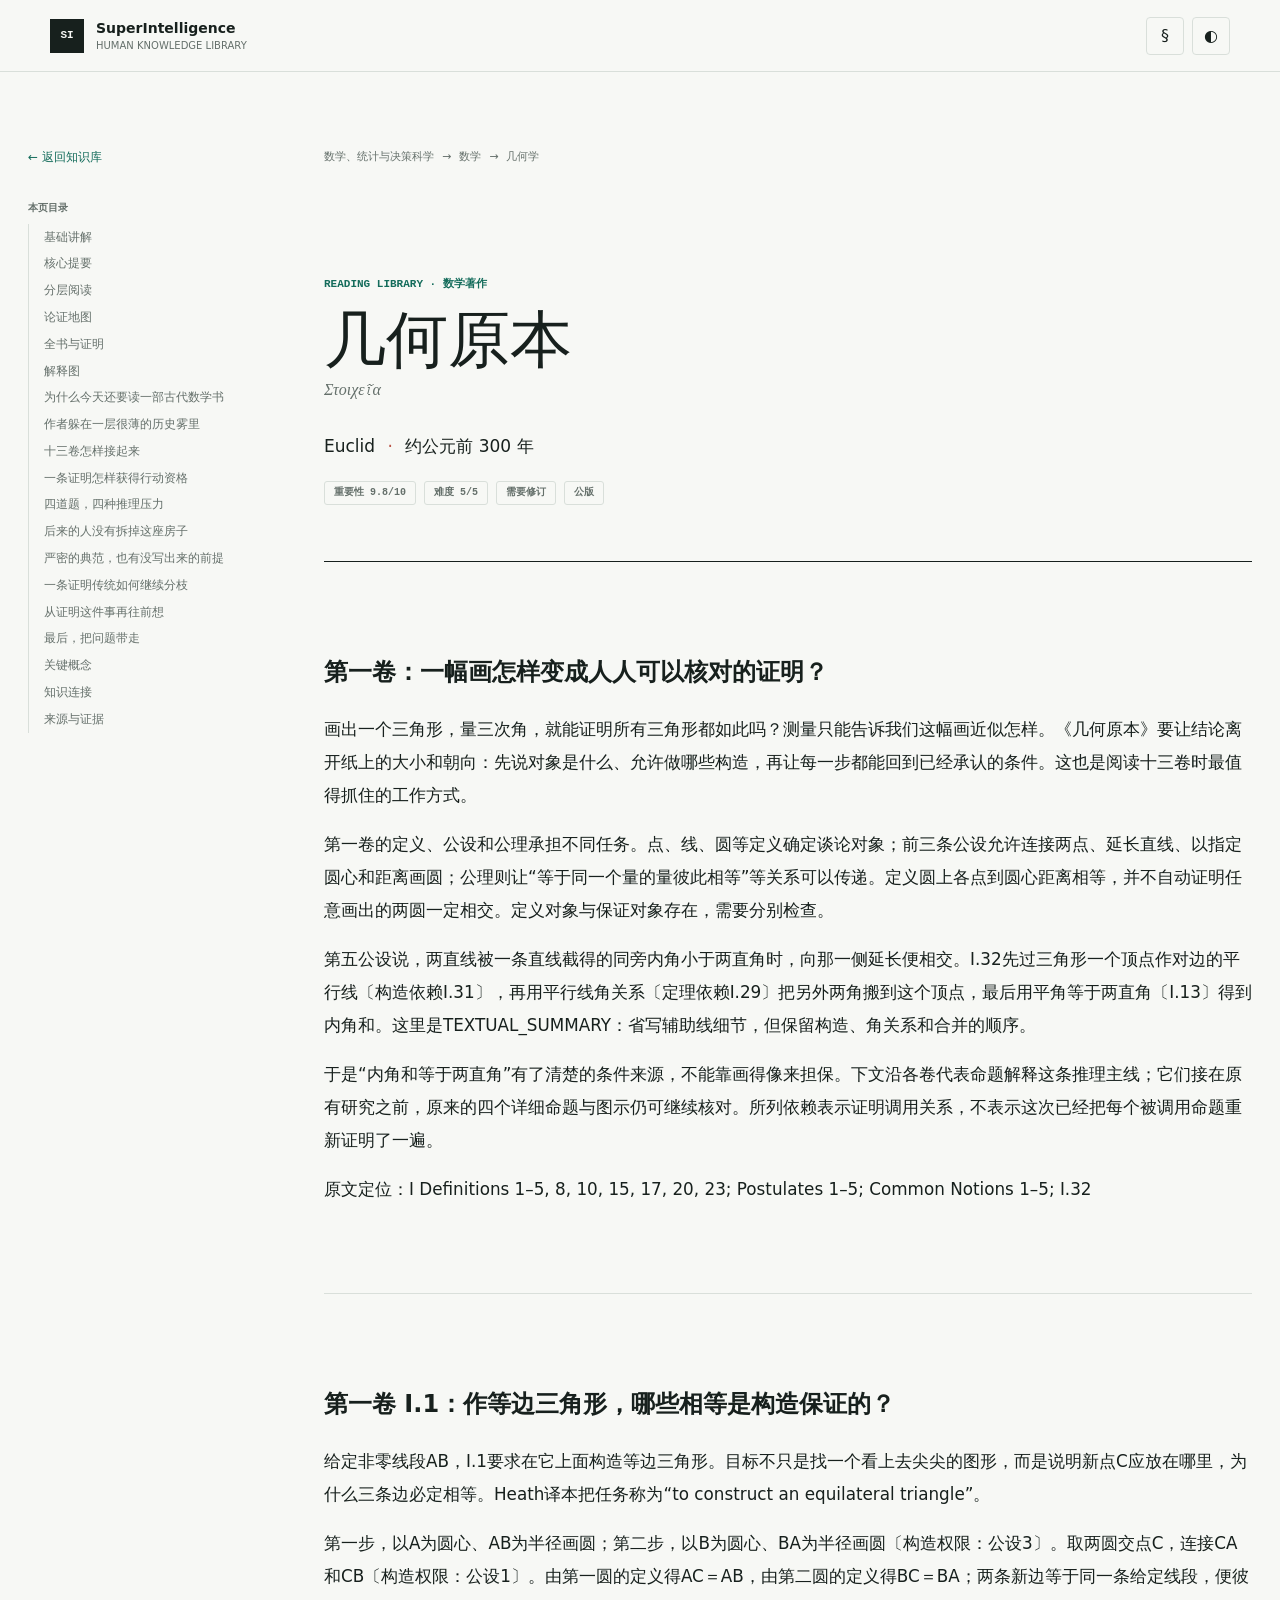
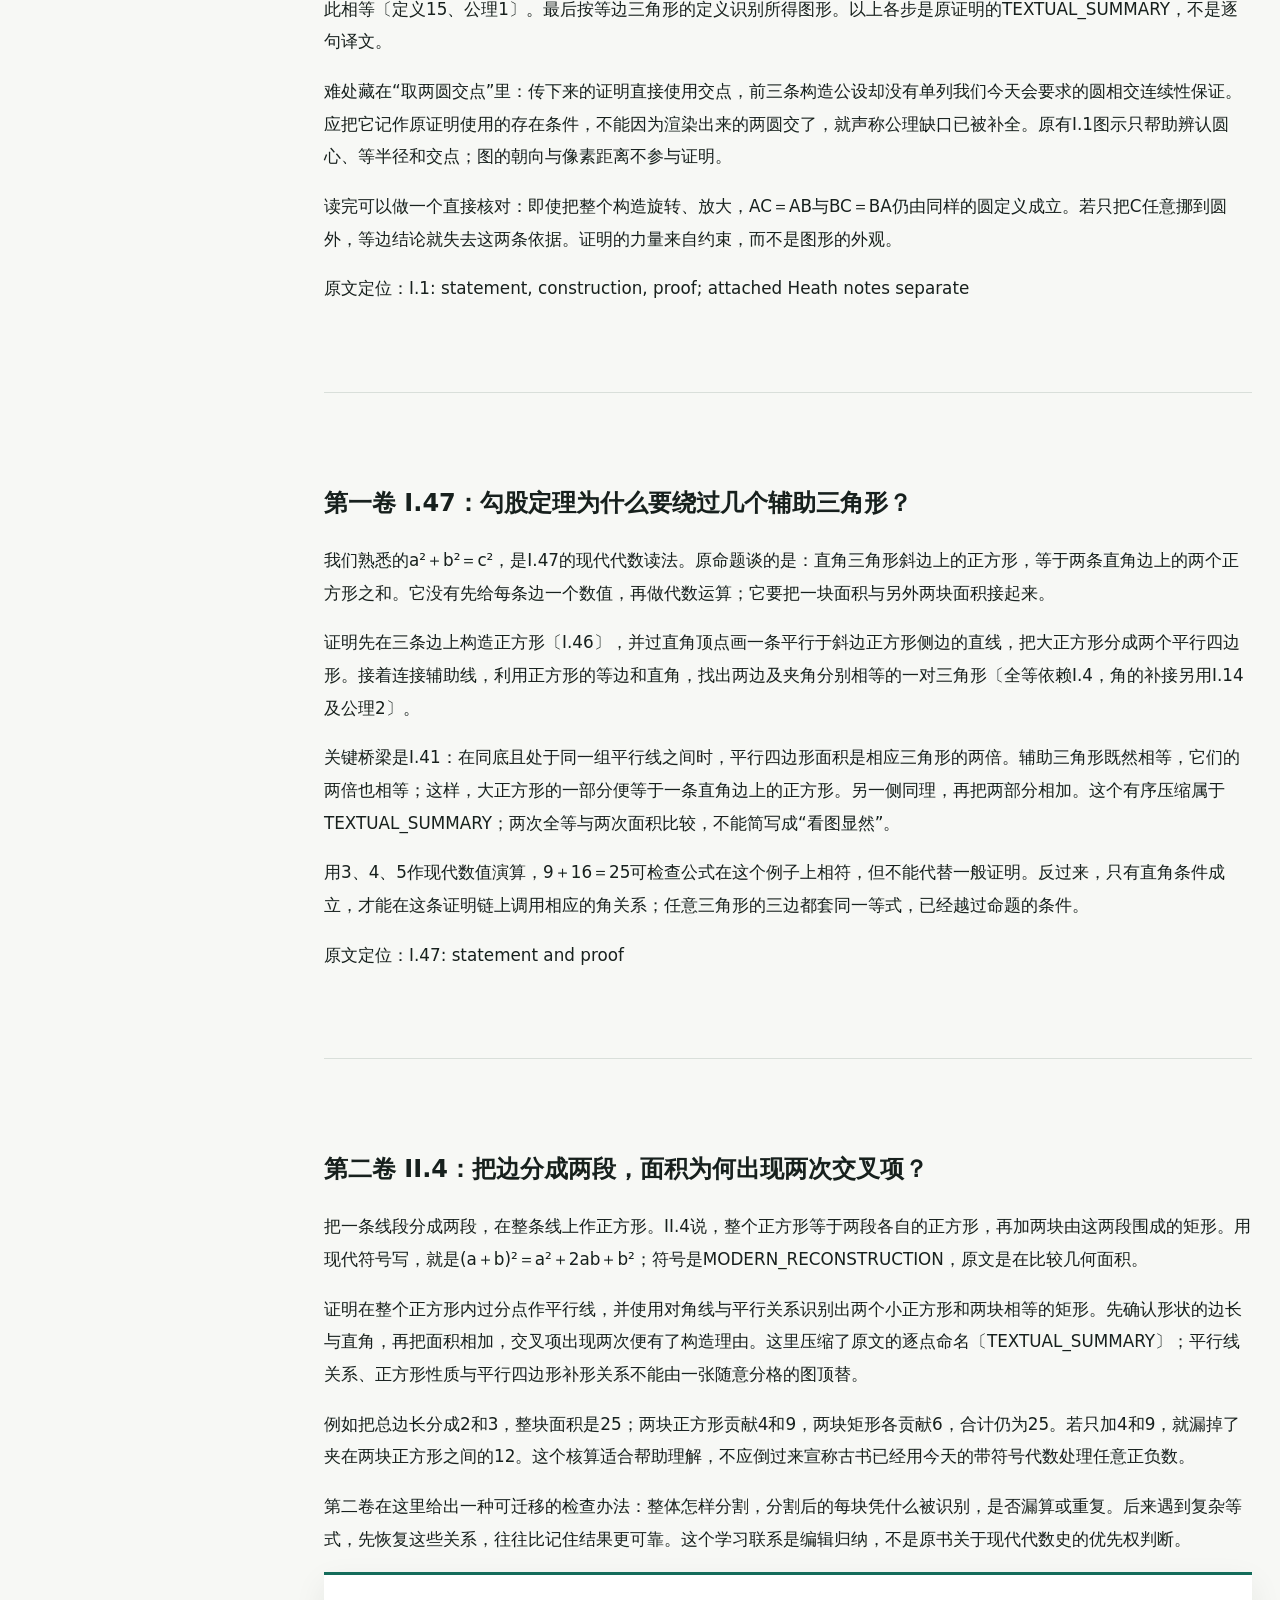
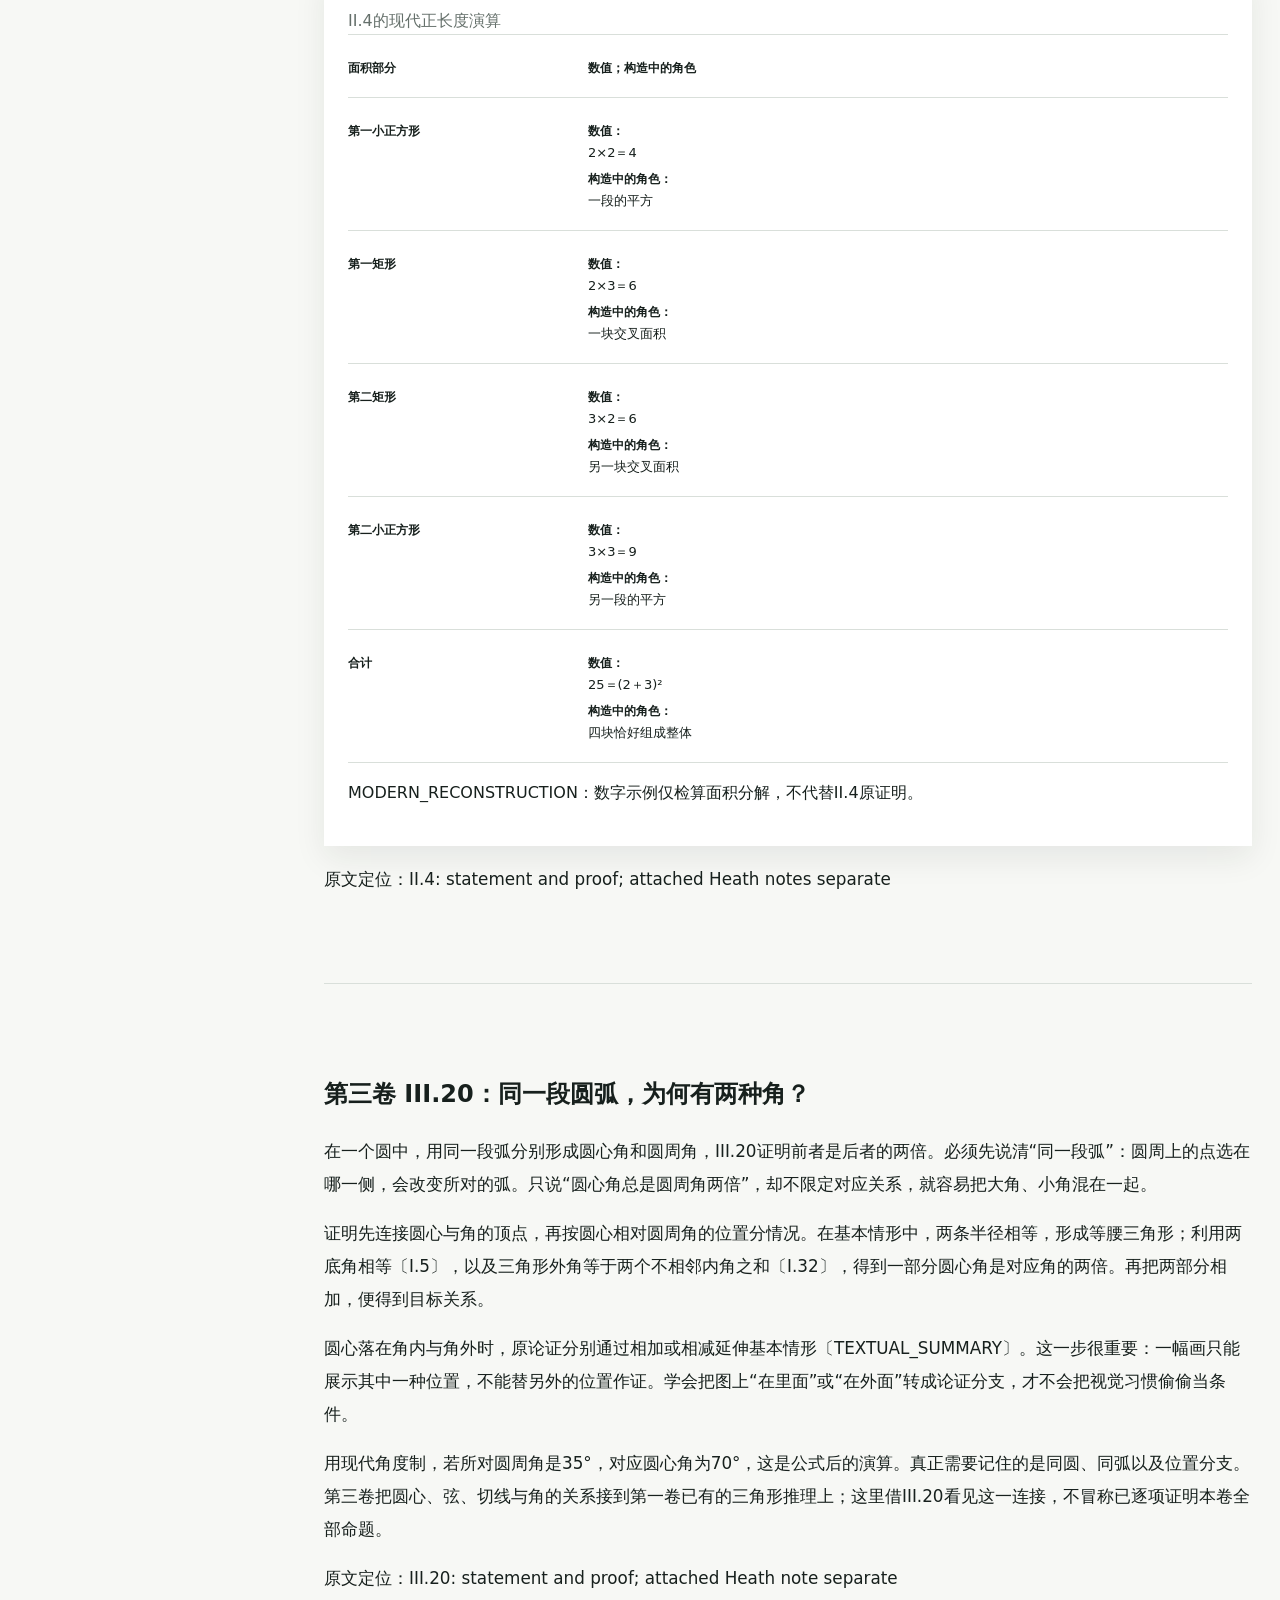
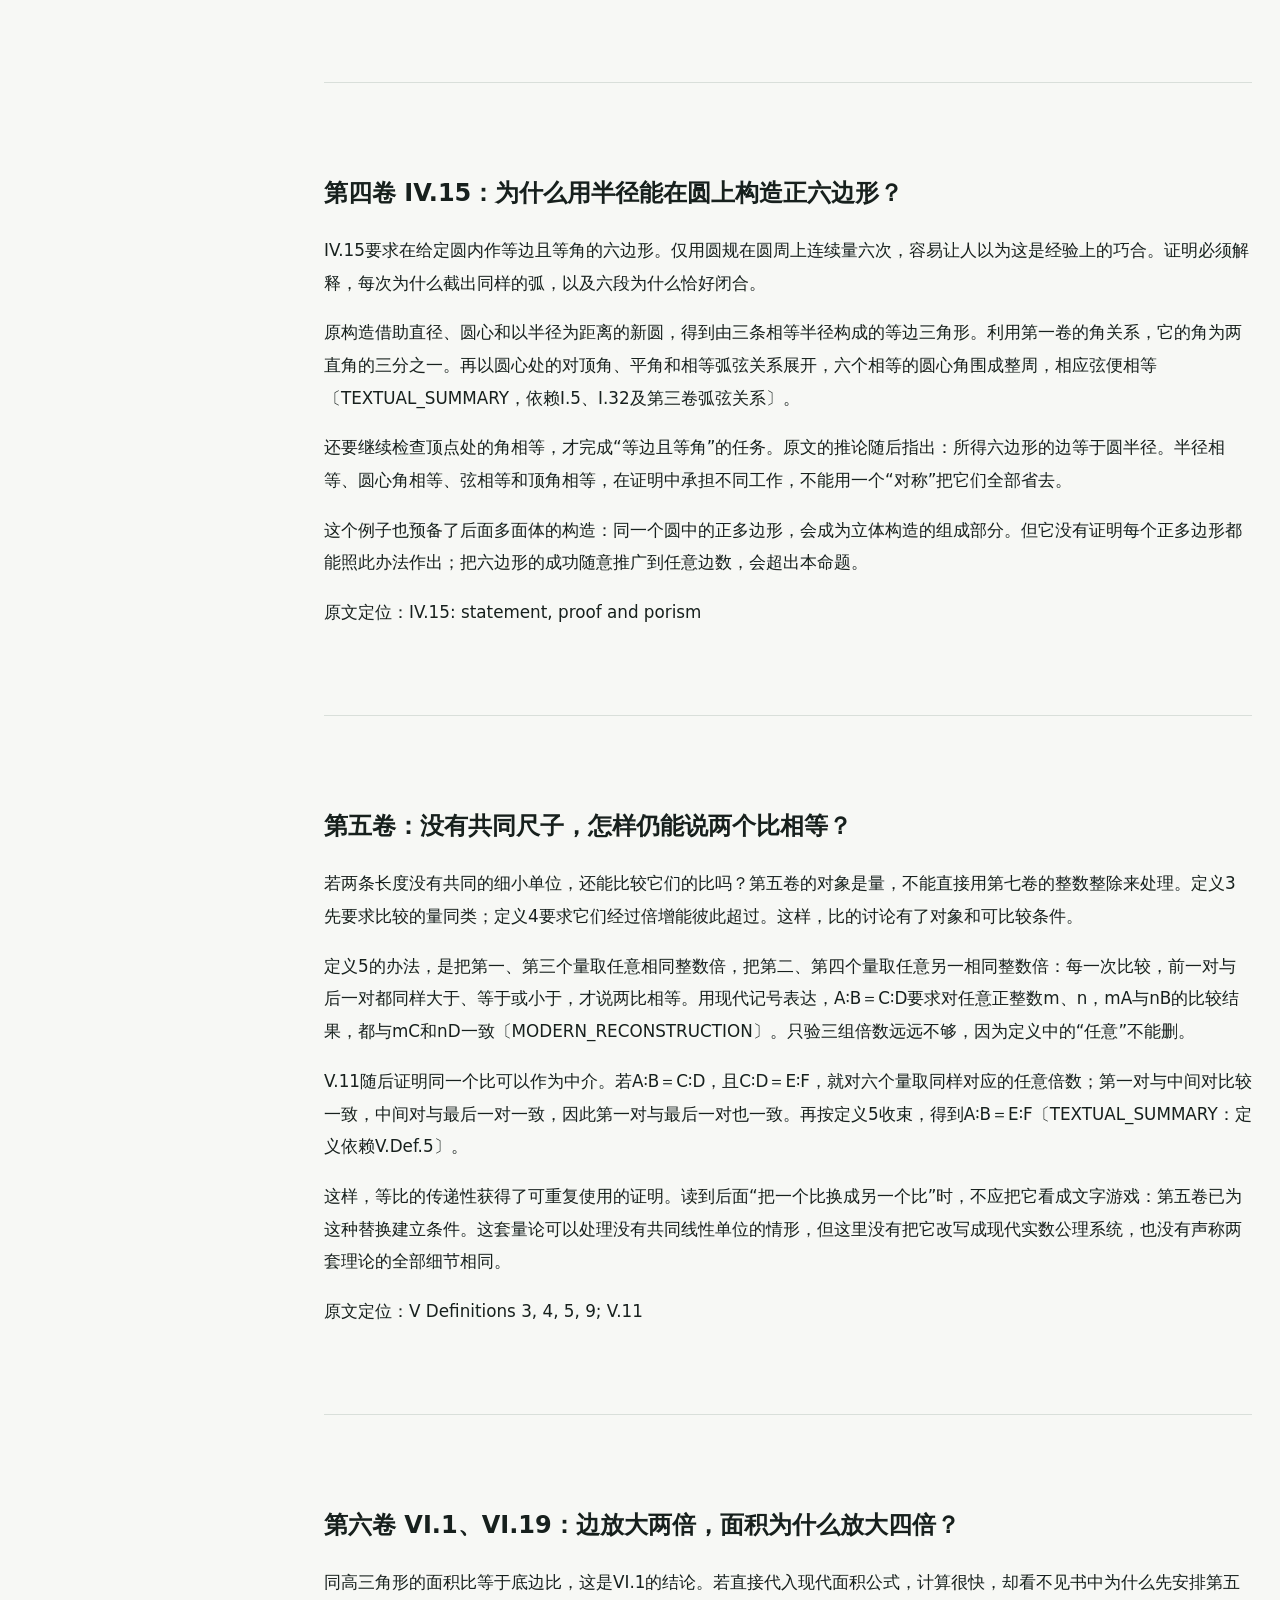
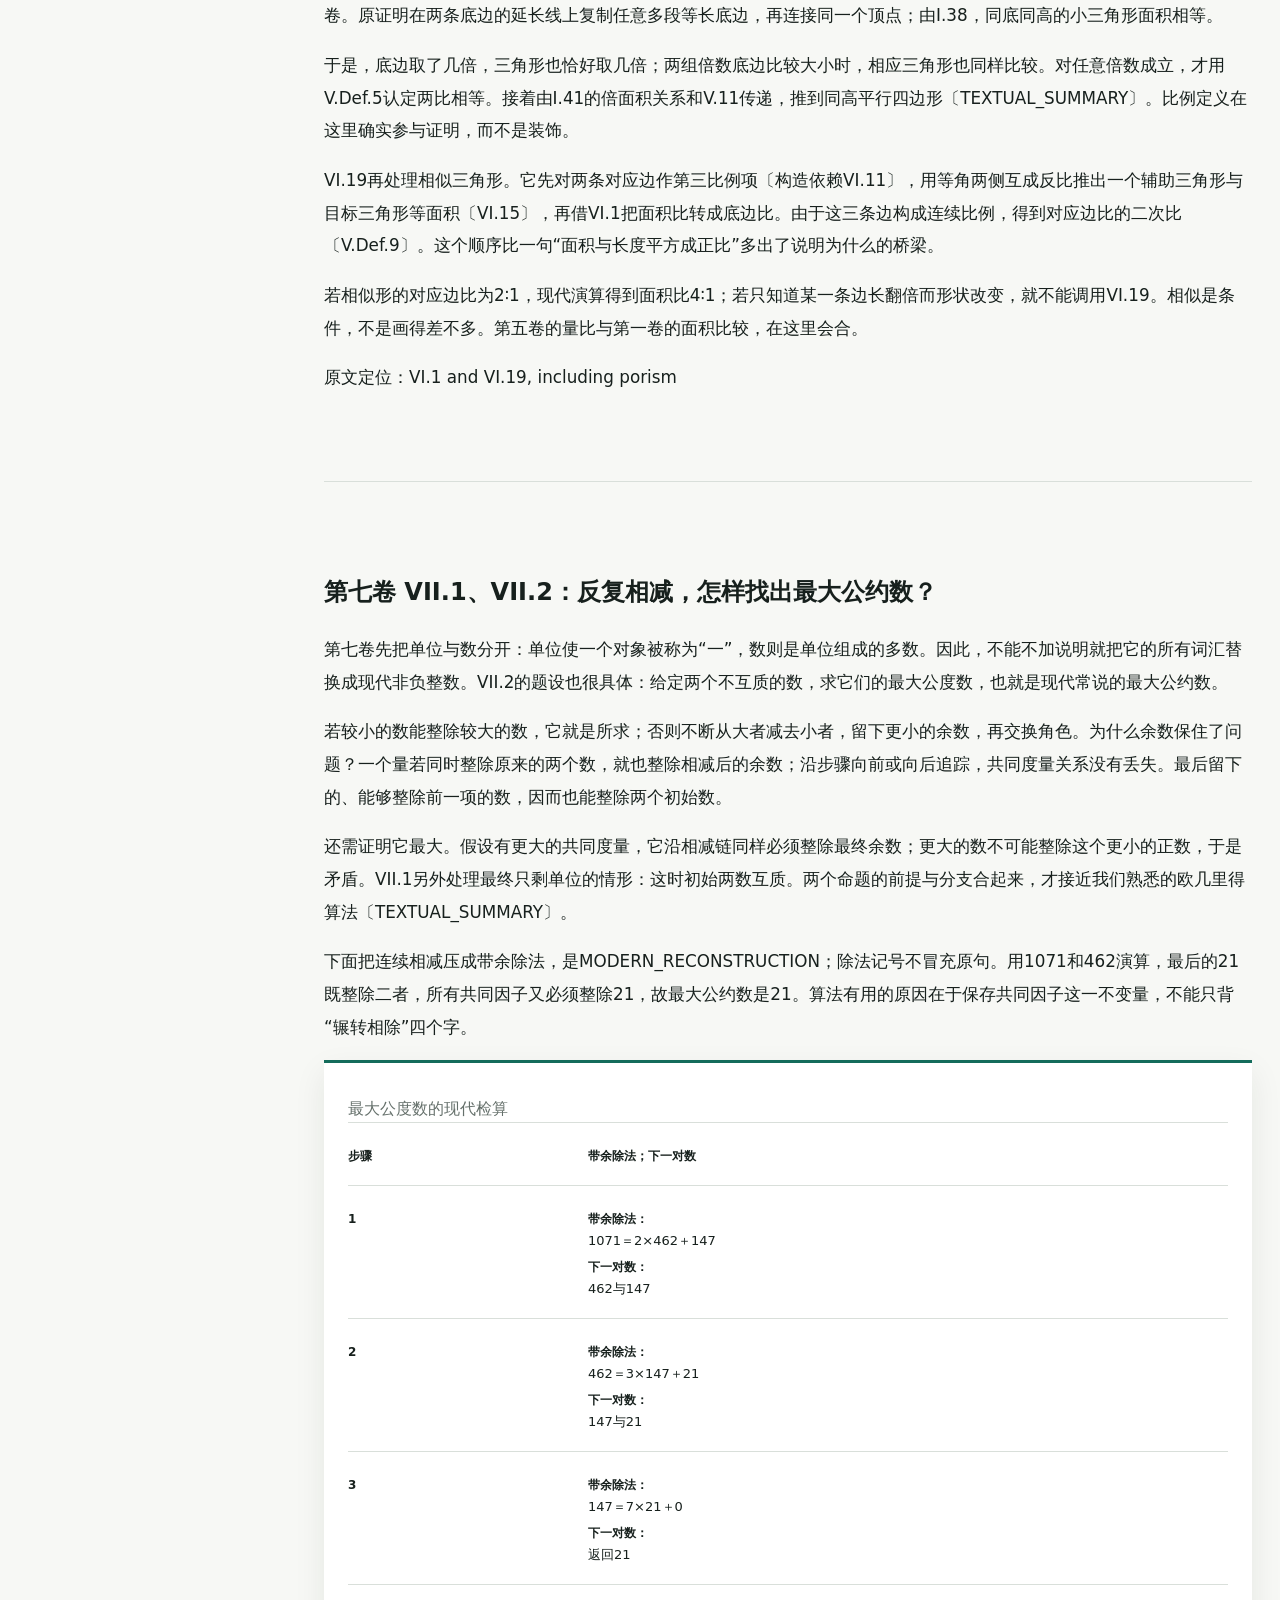
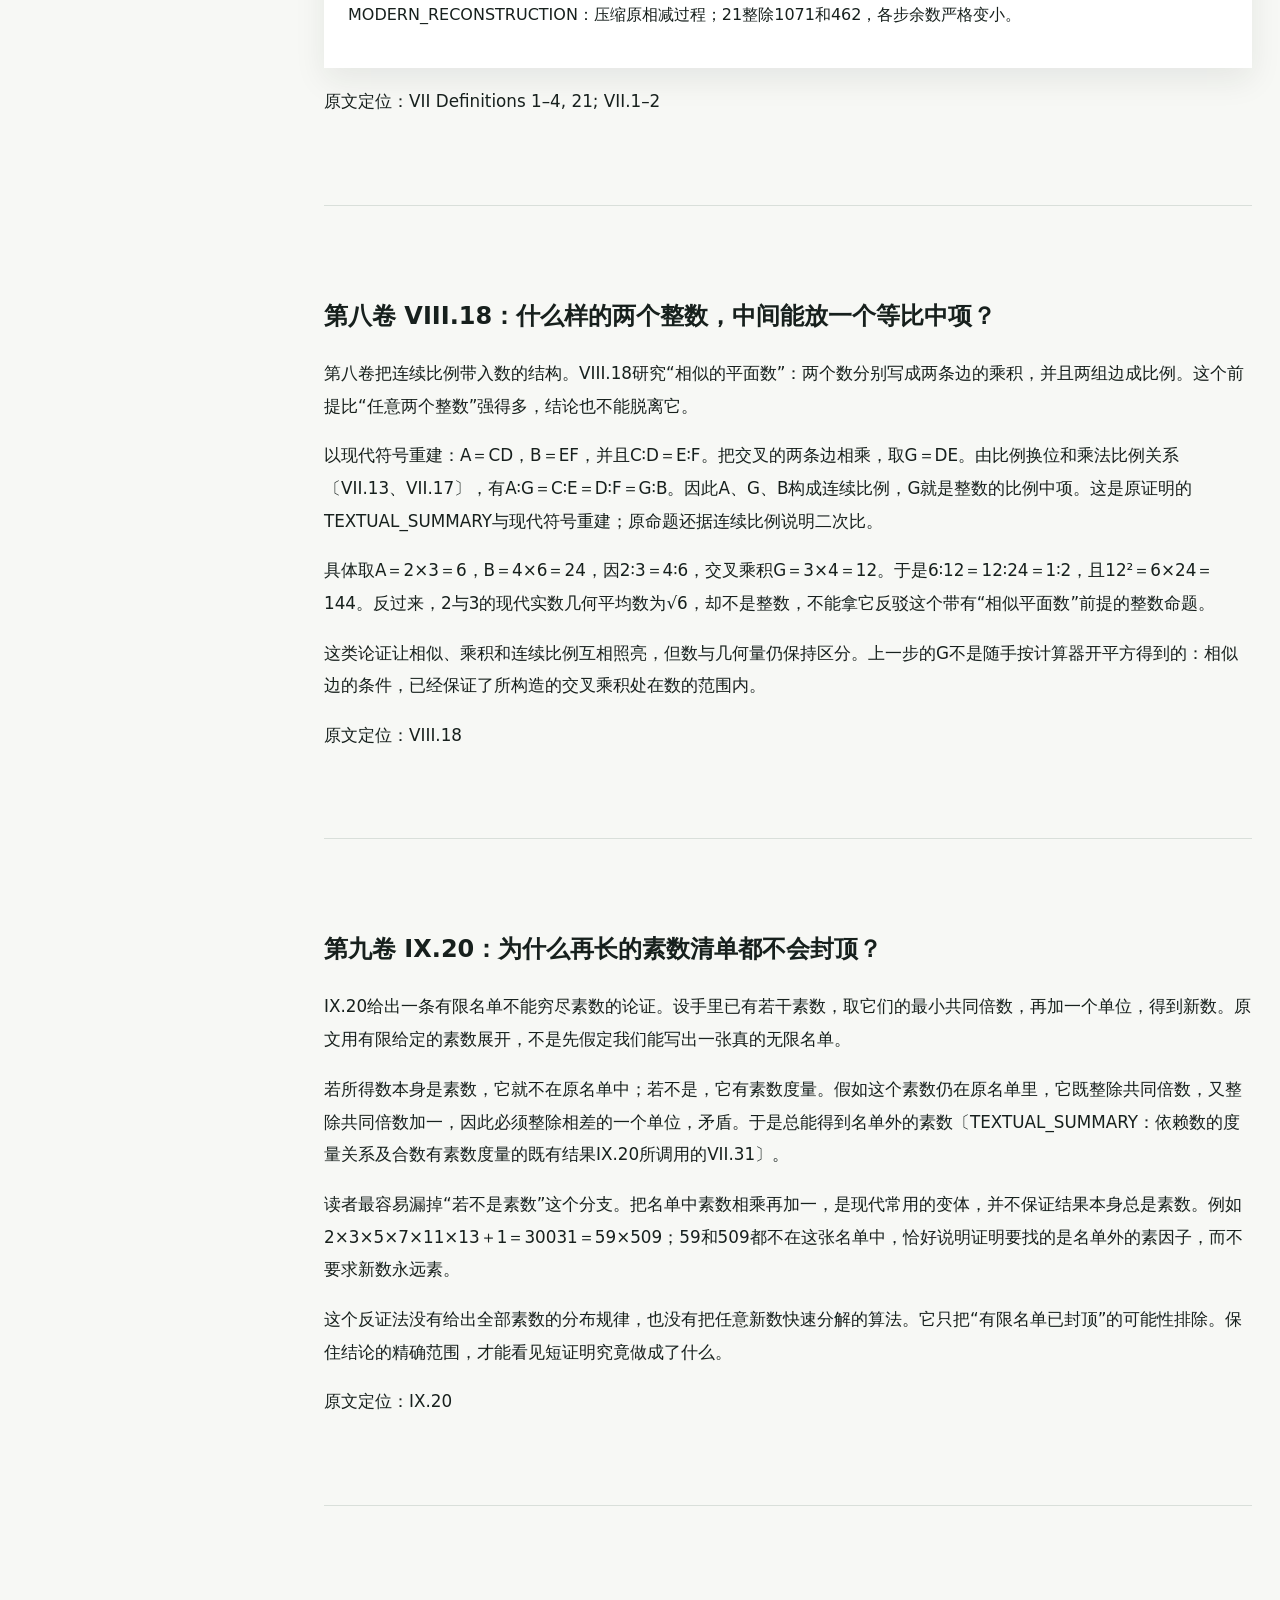
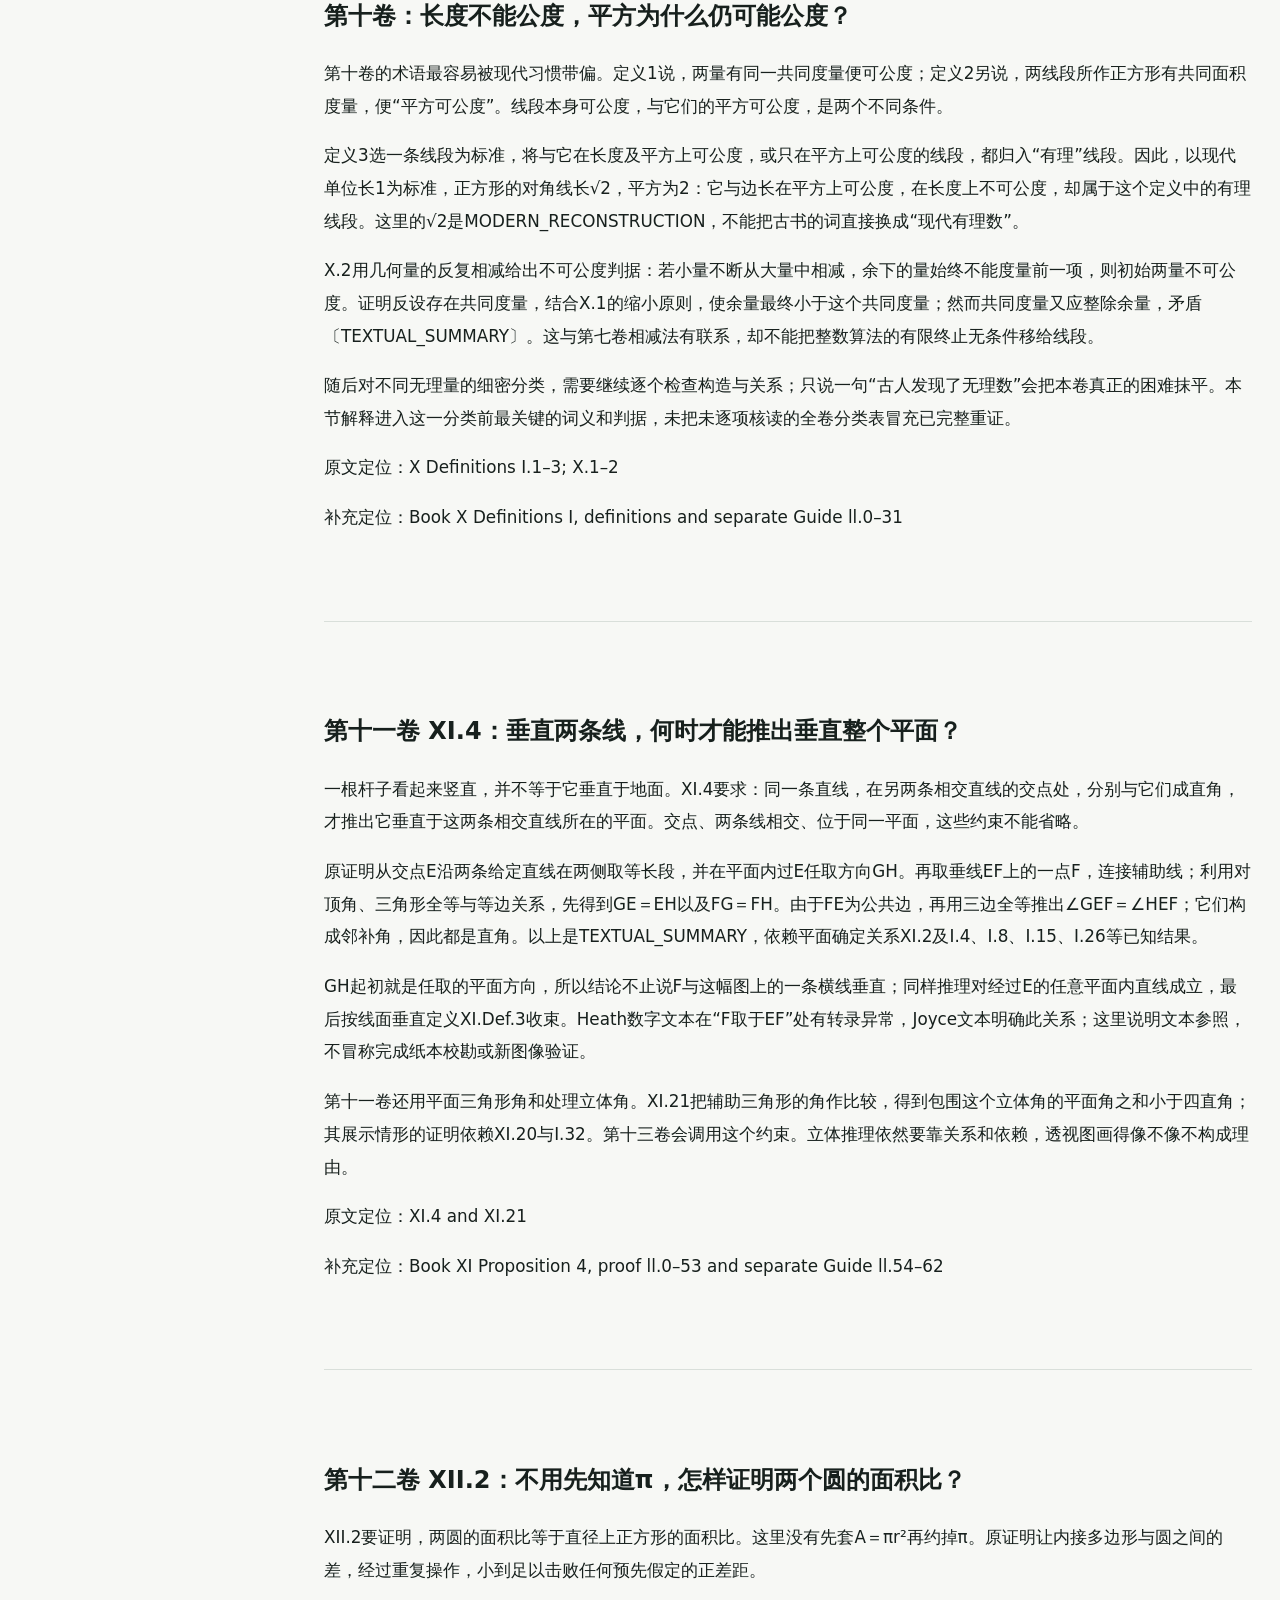
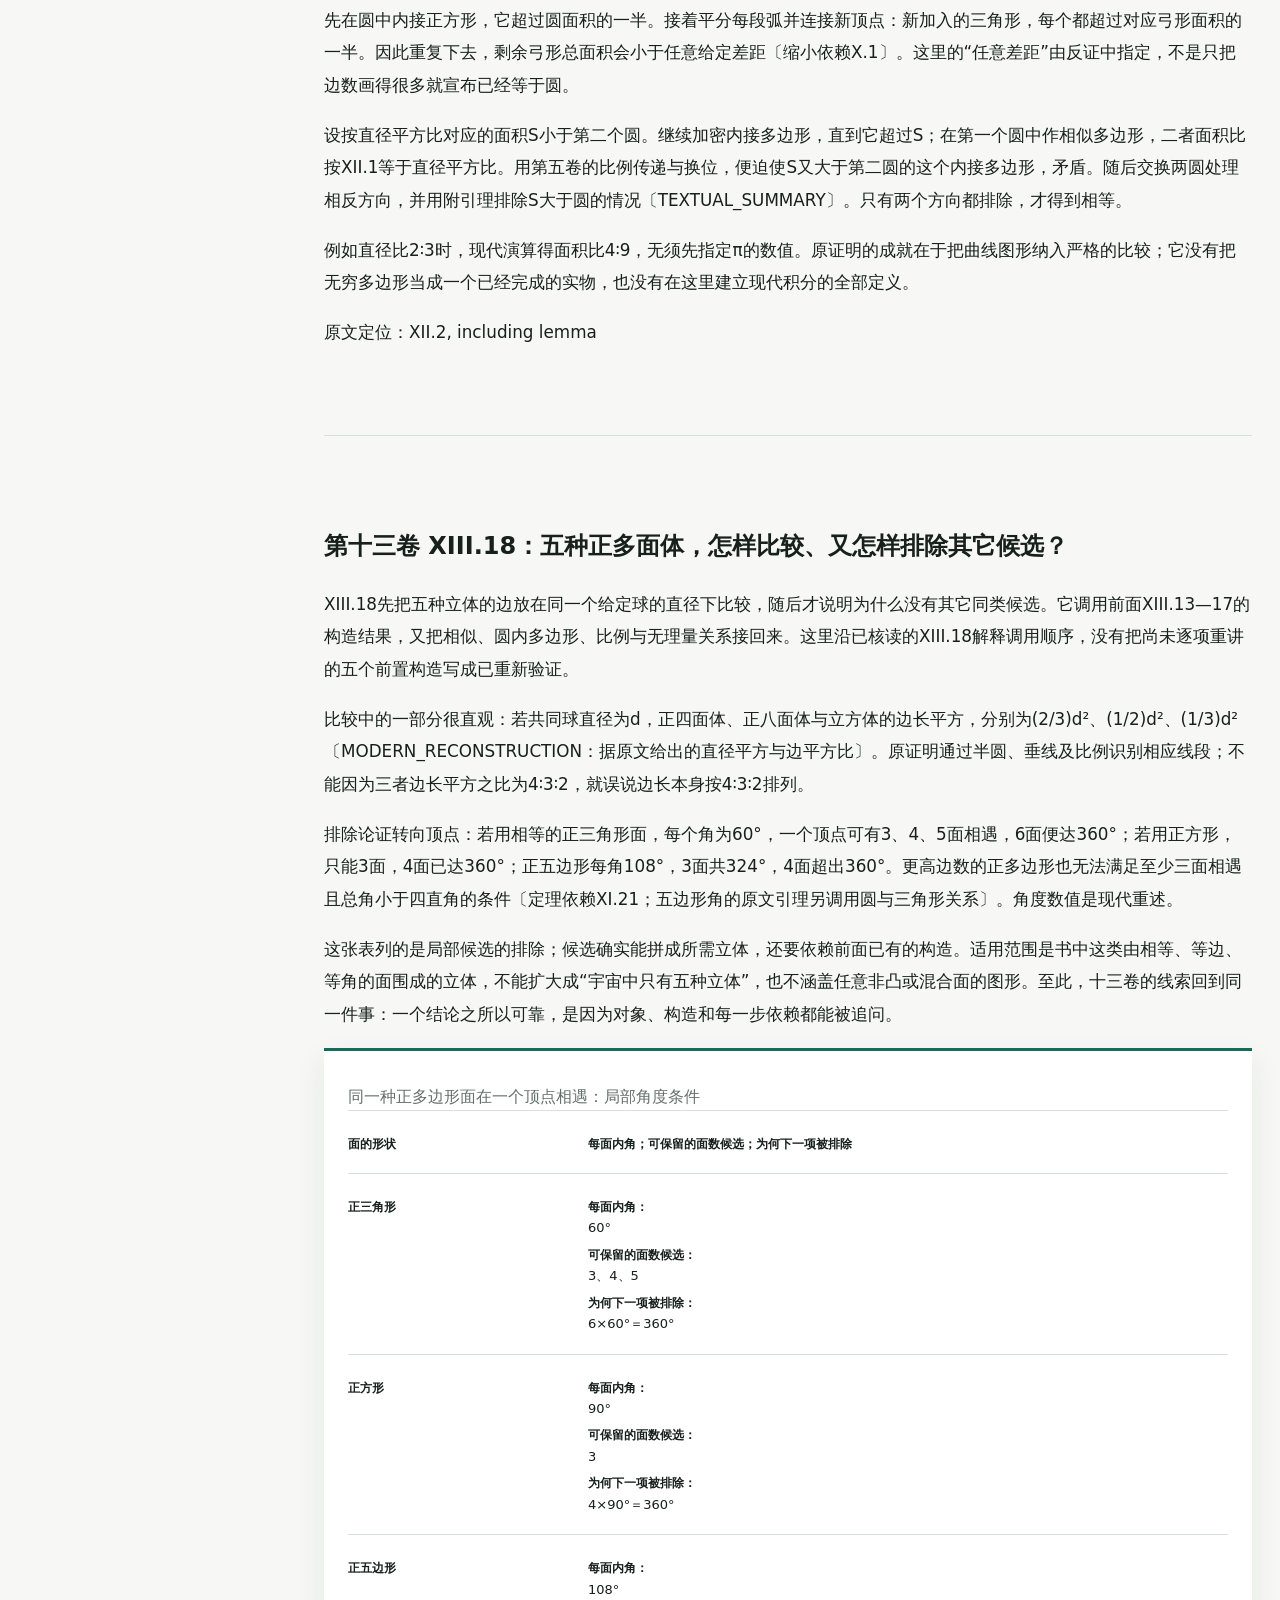
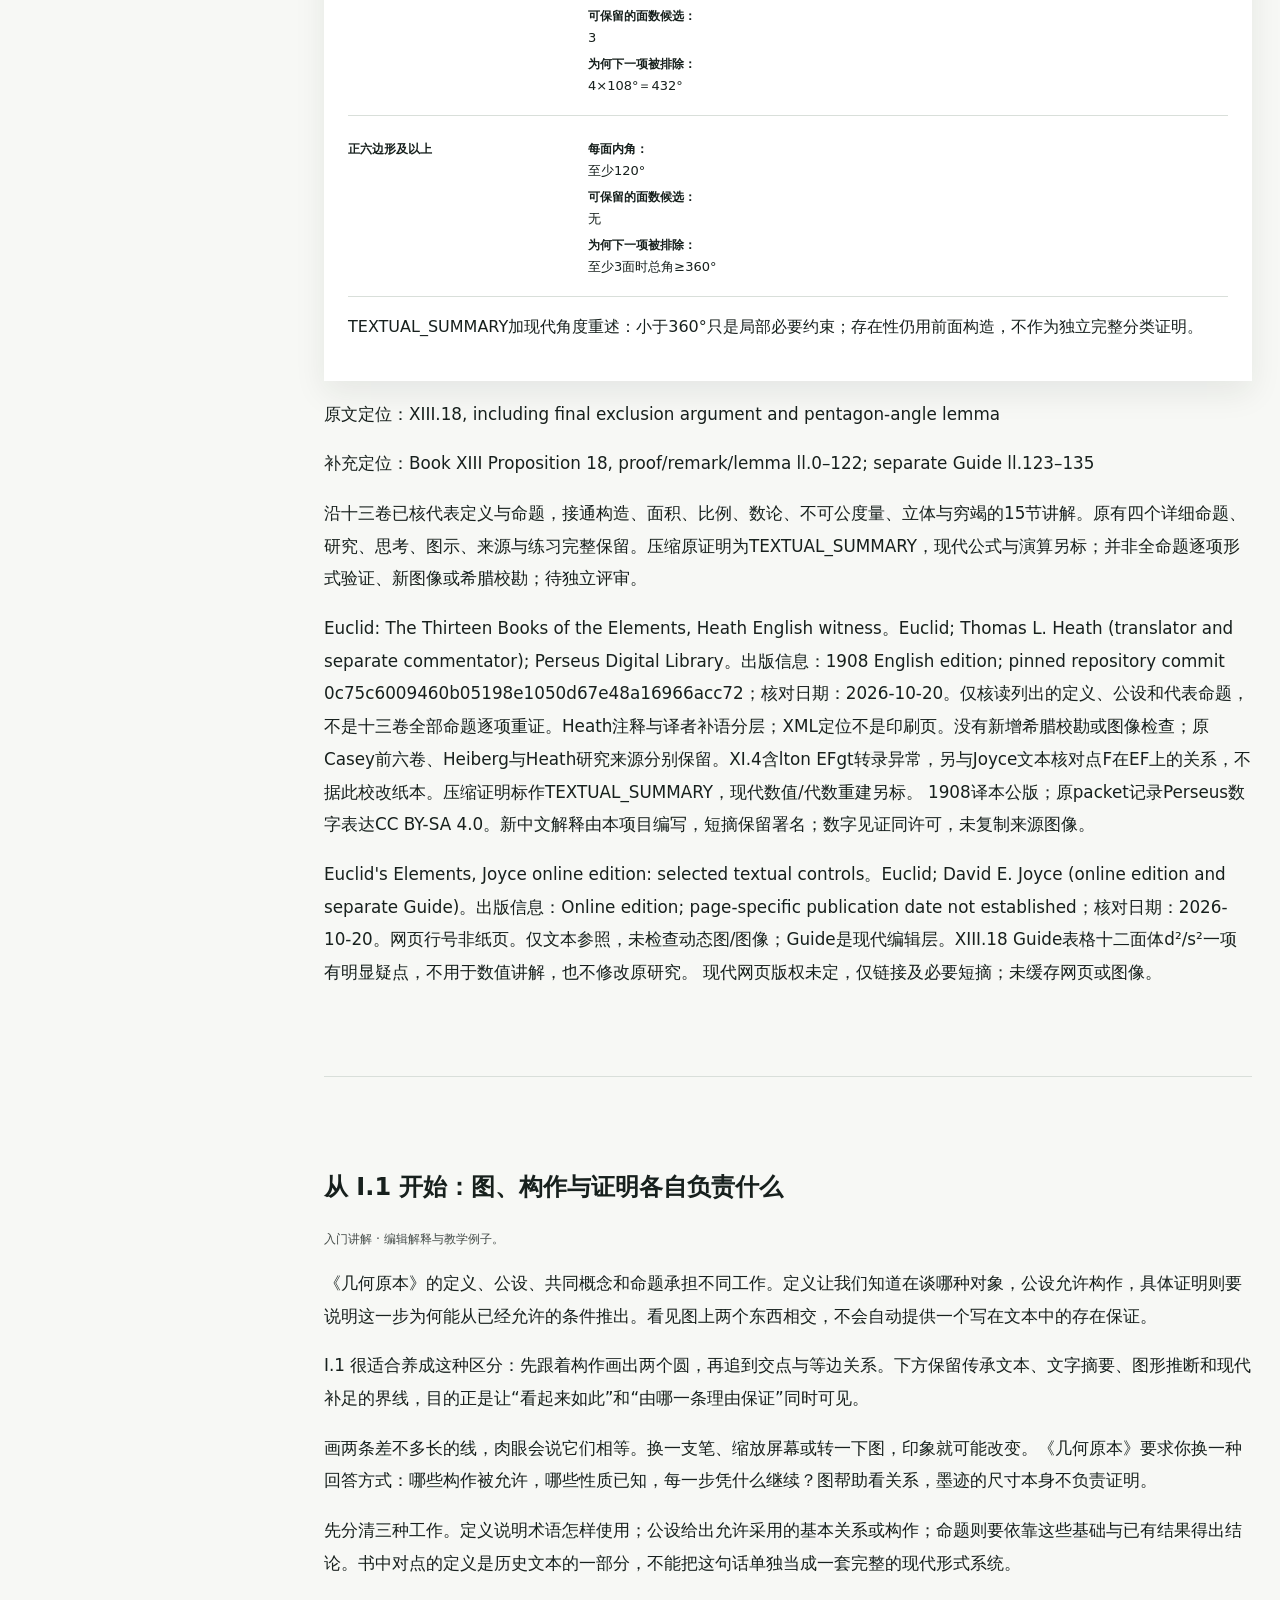
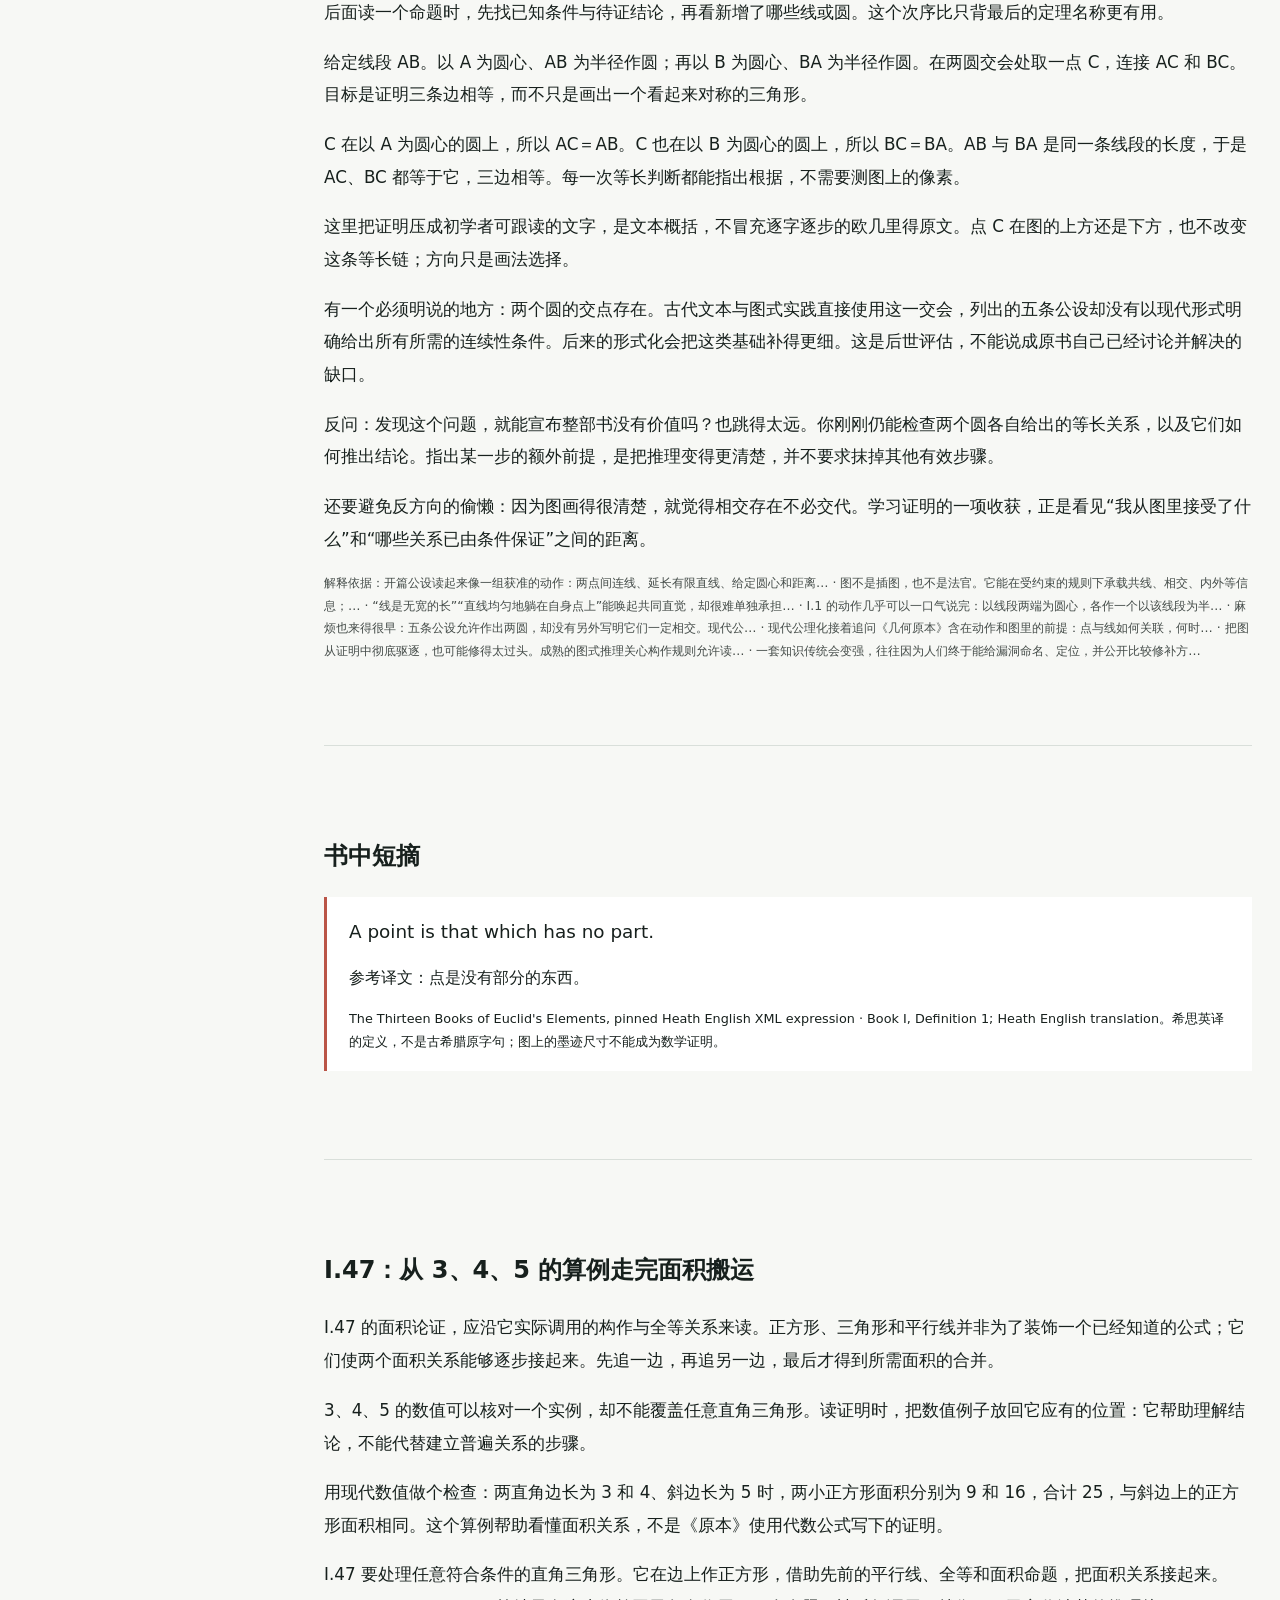
<file: library/books/euclid-elements/index.html>
<!doctype html>
<html lang="zh-CN" data-theme="light">
<head>
  <meta charset="utf-8">
  <meta name="viewport" content="width=device-width, initial-scale=1">
  <meta name="description" content="几何原本：语境、论证、证据、批评与现代评估。">
  <title>几何原本 · SuperIntelligence</title>
  <link rel="icon" href="data:,">
  <link rel="stylesheet" href="../../assets/styles.css">
</head>
<body class="book-page" data-pagefind-body>
  <div class="reading-progress" aria-hidden="true"><span id="reading-progress"></span></div>
  <header class="site-header">
    <a class="brand" href="../../index.html" aria-label="返回 SuperIntelligence 首页">
      <span class="brand-mark" aria-hidden="true">SI</span>
      <span><strong>SuperIntelligence</strong><small>Human Knowledge Library</small></span>
    </a>
    <div class="header-actions">
      <a class="icon-button" href="#sources" title="查看来源" aria-label="查看来源">§</a>
      <button class="icon-button" id="theme-toggle" type="button" title="切换明暗主题" aria-label="切换明暗主题"><span aria-hidden="true">◐</span></button>
    </div>
  </header>

  <div class="book-layout">
    <aside class="book-toc" aria-label="本页目录">
      <a class="toc-back" href="../../index.html">← 返回知识库</a>
      <div class="toc-title">本页目录</div>
      <nav>
<a href="#foundation-0">基础讲解</a>        <a href="#takeaway">核心提要</a>
        <a href="#reading-depths">分层阅读</a>
        <a href="#argument-map">论证地图</a>
<a href="#mathematical-architecture">全书与证明</a><a href="#visualizations">解释图</a><a href="#why-it-matters">为什么今天还要读一部古代数学书</a><a href="#historical-context">作者躲在一层很薄的历史雾里</a><a href="#book-architecture">十三卷怎样接起来</a><a href="#demonstrative-method">一条证明怎样获得行动资格</a><a href="#representative-propositions">四道题，四种推理压力</a><a href="#modern-assessment">后来的人没有拆掉这座房子</a><a href="#criticism">严密的典范，也有没写出来的前提</a><a href="#intellectual-lineage">一条证明传统如何继续分枝</a><a href="#further-deductions">从证明这件事再往前想</a><a href="#what-to-remember">最后，把问题带走</a><a href="#concepts">关键概念</a><a href="#connections">知识连接</a>        <a href="#sources">来源与证据</a>
      </nav>
    </aside>

    <main class="book-main">
      <section class="book-hero">
        <div class="breadcrumb">
          <span>数学、统计与决策科学</span><span>→</span><span>数学</span><span>→</span><span>几何学</span>
        </div>
        <div class="book-kicker">READING LIBRARY · 数学著作</div>
        <h1>几何原本</h1>
<p class="original-title">Στοιχεῖα</p>        <p class="book-byline">Euclid <span>·</span> 约公元前 300 年</p>
        <div class="book-facts">
          <span>重要性 9.8/10</span>
          <span>难度 5/5</span>
          <span>需要修订</span>
          <span>公版</span>
        </div>
      </section>


      <section class="content-section foundation-section" id="foundation-continuation-0"><h2>第一卷：一幅画怎样变成人人可以核对的证明？</h2><p>画出一个三角形，量三次角，就能证明所有三角形都如此吗？测量只能告诉我们这幅画近似怎样。《几何原本》要让结论离开纸上的大小和朝向：先说对象是什么、允许做哪些构造，再让每一步都能回到已经承认的条件。这也是阅读十三卷时最值得抓住的工作方式。</p><p>第一卷的定义、公设和公理承担不同任务。点、线、圆等定义确定谈论对象；前三条公设允许连接两点、延长直线、以指定圆心和距离画圆；公理则让“等于同一个量的量彼此相等”等关系可以传递。定义圆上各点到圆心距离相等，并不自动证明任意画出的两圆一定相交。定义对象与保证对象存在，需要分别检查。</p><p>第五公设说，两直线被一条直线截得的同旁内角小于两直角时，向那一侧延长便相交。I.32先过三角形一个顶点作对边的平行线〔构造依赖I.31〕，再用平行线角关系〔定理依赖I.29〕把另外两角搬到这个顶点，最后用平角等于两直角〔I.13〕得到内角和。这里是TEXTUAL_SUMMARY：省写辅助线细节，但保留构造、角关系和合并的顺序。</p><p>于是“内角和等于两直角”有了清楚的条件来源，不能靠画得像来担保。下文沿各卷代表命题解释这条推理主线；它们接在原有研究之前，原来的四个详细命题与图示仍可继续核对。所列依赖表示证明调用关系，不表示这次已经把每个被调用命题重新证明了一遍。</p><p><a href="https://github.com/PerseusDL/canonical-greekLit/blob/0c75c6009460b05198e1050d67e48a16966acc72/data/tlg1799/tlg001/tlg1799.tlg001.perseus-eng2.xml">原文定位：I Definitions 1–5, 8, 10, 15, 17, 20, 23; Postulates 1–5; Common Notions 1–5; I.32</a></p></section><section class="content-section foundation-section" id="foundation-continuation-1"><h2>第一卷 I.1：作等边三角形，哪些相等是构造保证的？</h2><p>给定非零线段AB，I.1要求在它上面构造等边三角形。目标不只是找一个看上去尖尖的图形，而是说明新点C应放在哪里，为什么三条边必定相等。Heath译本把任务称为“to construct an equilateral triangle”。</p><p>第一步，以A为圆心、AB为半径画圆；第二步，以B为圆心、BA为半径画圆〔构造权限：公设3〕。取两圆交点C，连接CA和CB〔构造权限：公设1〕。由第一圆的定义得AC＝AB，由第二圆的定义得BC＝BA；两条新边等于同一条给定线段，便彼此相等〔定义15、公理1〕。最后按等边三角形的定义识别所得图形。以上各步是原证明的TEXTUAL_SUMMARY，不是逐句译文。</p><p>难处藏在“取两圆交点”里：传下来的证明直接使用交点，前三条构造公设却没有单列我们今天会要求的圆相交连续性保证。应把它记作原证明使用的存在条件，不能因为渲染出来的两圆交了，就声称公理缺口已被补全。原有I.1图示只帮助辨认圆心、等半径和交点；图的朝向与像素距离不参与证明。</p><p>读完可以做一个直接核对：即使把整个构造旋转、放大，AC＝AB与BC＝BA仍由同样的圆定义成立。若只把C任意挪到圆外，等边结论就失去这两条依据。证明的力量来自约束，而不是图形的外观。</p><p><a href="https://github.com/PerseusDL/canonical-greekLit/blob/0c75c6009460b05198e1050d67e48a16966acc72/data/tlg1799/tlg001/tlg1799.tlg001.perseus-eng2.xml">原文定位：I.1: statement, construction, proof; attached Heath notes separate</a></p></section><section class="content-section foundation-section" id="foundation-continuation-2"><h2>第一卷 I.47：勾股定理为什么要绕过几个辅助三角形？</h2><p>我们熟悉的a²＋b²＝c²，是I.47的现代代数读法。原命题谈的是：直角三角形斜边上的正方形，等于两条直角边上的两个正方形之和。它没有先给每条边一个数值，再做代数运算；它要把一块面积与另外两块面积接起来。</p><p>证明先在三条边上构造正方形〔I.46〕，并过直角顶点画一条平行于斜边正方形侧边的直线，把大正方形分成两个平行四边形。接着连接辅助线，利用正方形的等边和直角，找出两边及夹角分别相等的一对三角形〔全等依赖I.4，角的补接另用I.14及公理2〕。</p><p>关键桥梁是I.41：在同底且处于同一组平行线之间时，平行四边形面积是相应三角形的两倍。辅助三角形既然相等，它们的两倍也相等；这样，大正方形的一部分便等于一条直角边上的正方形。另一侧同理，再把两部分相加。这个有序压缩属于TEXTUAL_SUMMARY；两次全等与两次面积比较，不能简写成“看图显然”。</p><p>用3、4、5作现代数值演算，9＋16＝25可检查公式在这个例子上相符，但不能代替一般证明。反过来，只有直角条件成立，才能在这条证明链上调用相应的角关系；任意三角形的三边都套同一等式，已经越过命题的条件。</p><p><a href="https://github.com/PerseusDL/canonical-greekLit/blob/0c75c6009460b05198e1050d67e48a16966acc72/data/tlg1799/tlg001/tlg1799.tlg001.perseus-eng2.xml">原文定位：I.47: statement and proof</a></p></section><section class="content-section foundation-section" id="foundation-continuation-3"><h2>第二卷 II.4：把边分成两段，面积为何出现两次交叉项？</h2><p>把一条线段分成两段，在整条线上作正方形。II.4说，整个正方形等于两段各自的正方形，再加两块由这两段围成的矩形。用现代符号写，就是(a＋b)²＝a²＋2ab＋b²；符号是MODERN_RECONSTRUCTION，原文是在比较几何面积。</p><p>证明在整个正方形内过分点作平行线，并使用对角线与平行关系识别出两个小正方形和两块相等的矩形。先确认形状的边长与直角，再把面积相加，交叉项出现两次便有了构造理由。这里压缩了原文的逐点命名〔TEXTUAL_SUMMARY〕；平行线关系、正方形性质与平行四边形补形关系不能由一张随意分格的图顶替。</p><p>例如把总边长分成2和3，整块面积是25；两块正方形贡献4和9，两块矩形各贡献6，合计仍为25。若只加4和9，就漏掉了夹在两块正方形之间的12。这个核算适合帮助理解，不应倒过来宣称古书已经用今天的带符号代数处理任意正负数。</p><p>第二卷在这里给出一种可迁移的检查办法：整体怎样分割，分割后的每块凭什么被识别，是否漏算或重复。后来遇到复杂等式，先恢复这些关系，往往比记住结果更可靠。这个学习联系是编辑归纳，不是原书关于现代代数史的优先权判断。</p><figure class="knowledge-visual"><figcaption><p>II.4的现代正长度演算</p></figcaption><div aria-label="II.4的现代正长度演算" class="behavioral-table editorial-table" role="table"><article role="row"><div role="columnheader"><strong>面积部分</strong></div><div role="columnheader"><strong>数值；构造中的角色</strong></div></article><article role="row"><div role="rowheader"><strong>第一小正方形</strong></div><div role="cell"><p><strong>数值：</strong>2×2＝4</p><p><strong>构造中的角色：</strong>一段的平方</p></div></article><article role="row"><div role="rowheader"><strong>第一矩形</strong></div><div role="cell"><p><strong>数值：</strong>2×3＝6</p><p><strong>构造中的角色：</strong>一块交叉面积</p></div></article><article role="row"><div role="rowheader"><strong>第二矩形</strong></div><div role="cell"><p><strong>数值：</strong>3×2＝6</p><p><strong>构造中的角色：</strong>另一块交叉面积</p></div></article><article role="row"><div role="rowheader"><strong>第二小正方形</strong></div><div role="cell"><p><strong>数值：</strong>3×3＝9</p><p><strong>构造中的角色：</strong>另一段的平方</p></div></article><article role="row"><div role="rowheader"><strong>合计</strong></div><div role="cell"><p><strong>数值：</strong>25＝(2＋3)²</p><p><strong>构造中的角色：</strong>四块恰好组成整体</p></div></article></div><p>MODERN_RECONSTRUCTION：数字示例仅检算面积分解，不代替II.4原证明。</p></figure><p><a href="https://github.com/PerseusDL/canonical-greekLit/blob/0c75c6009460b05198e1050d67e48a16966acc72/data/tlg1799/tlg001/tlg1799.tlg001.perseus-eng2.xml">原文定位：II.4: statement and proof; attached Heath notes separate</a></p></section><section class="content-section foundation-section" id="foundation-continuation-4"><h2>第三卷 III.20：同一段圆弧，为何有两种角？</h2><p>在一个圆中，用同一段弧分别形成圆心角和圆周角，III.20证明前者是后者的两倍。必须先说清“同一段弧”：圆周上的点选在哪一侧，会改变所对的弧。只说“圆心角总是圆周角两倍”，却不限定对应关系，就容易把大角、小角混在一起。</p><p>证明先连接圆心与角的顶点，再按圆心相对圆周角的位置分情况。在基本情形中，两条半径相等，形成等腰三角形；利用两底角相等〔I.5〕，以及三角形外角等于两个不相邻内角之和〔I.32〕，得到一部分圆心角是对应角的两倍。再把两部分相加，便得到目标关系。</p><p>圆心落在角内与角外时，原论证分别通过相加或相减延伸基本情形〔TEXTUAL_SUMMARY〕。这一步很重要：一幅画只能展示其中一种位置，不能替另外的位置作证。学会把图上“在里面”或“在外面”转成论证分支，才不会把视觉习惯偷偷当条件。</p><p>用现代角度制，若所对圆周角是35°，对应圆心角为70°，这是公式后的演算。真正需要记住的是同圆、同弧以及位置分支。第三卷把圆心、弦、切线与角的关系接到第一卷已有的三角形推理上；这里借III.20看见这一连接，不冒称已逐项证明本卷全部命题。</p><p><a href="https://github.com/PerseusDL/canonical-greekLit/blob/0c75c6009460b05198e1050d67e48a16966acc72/data/tlg1799/tlg001/tlg1799.tlg001.perseus-eng2.xml">原文定位：III.20: statement and proof; attached Heath note separate</a></p></section><section class="content-section foundation-section" id="foundation-continuation-5"><h2>第四卷 IV.15：为什么用半径能在圆上构造正六边形？</h2><p>IV.15要求在给定圆内作等边且等角的六边形。仅用圆规在圆周上连续量六次，容易让人以为这是经验上的巧合。证明必须解释，每次为什么截出同样的弧，以及六段为什么恰好闭合。</p><p>原构造借助直径、圆心和以半径为距离的新圆，得到由三条相等半径构成的等边三角形。利用第一卷的角关系，它的角为两直角的三分之一。再以圆心处的对顶角、平角和相等弧弦关系展开，六个相等的圆心角围成整周，相应弦便相等〔TEXTUAL_SUMMARY，依赖I.5、I.32及第三卷弧弦关系〕。</p><p>还要继续检查顶点处的角相等，才完成“等边且等角”的任务。原文的推论随后指出：所得六边形的边等于圆半径。半径相等、圆心角相等、弦相等和顶角相等，在证明中承担不同工作，不能用一个“对称”把它们全部省去。</p><p>这个例子也预备了后面多面体的构造：同一个圆中的正多边形，会成为立体构造的组成部分。但它没有证明每个正多边形都能照此办法作出；把六边形的成功随意推广到任意边数，会超出本命题。</p><p><a href="https://github.com/PerseusDL/canonical-greekLit/blob/0c75c6009460b05198e1050d67e48a16966acc72/data/tlg1799/tlg001/tlg1799.tlg001.perseus-eng2.xml">原文定位：IV.15: statement, proof and porism</a></p></section><section class="content-section foundation-section" id="foundation-continuation-6"><h2>第五卷：没有共同尺子，怎样仍能说两个比相等？</h2><p>若两条长度没有共同的细小单位，还能比较它们的比吗？第五卷的对象是量，不能直接用第七卷的整数整除来处理。定义3先要求比较的量同类；定义4要求它们经过倍增能彼此超过。这样，比的讨论有了对象和可比较条件。</p><p>定义5的办法，是把第一、第三个量取任意相同整数倍，把第二、第四个量取任意另一相同整数倍：每一次比较，前一对与后一对都同样大于、等于或小于，才说两比相等。用现代记号表达，A∶B＝C∶D要求对任意正整数m、n，mA与nB的比较结果，都与mC和nD一致〔MODERN_RECONSTRUCTION〕。只验三组倍数远远不够，因为定义中的“任意”不能删。</p><p>V.11随后证明同一个比可以作为中介。若A∶B＝C∶D，且C∶D＝E∶F，就对六个量取同样对应的任意倍数；第一对与中间对比较一致，中间对与最后一对一致，因此第一对与最后一对也一致。再按定义5收束，得到A∶B＝E∶F〔TEXTUAL_SUMMARY：定义依赖V.Def.5〕。</p><p>这样，等比的传递性获得了可重复使用的证明。读到后面“把一个比换成另一个比”时，不应把它看成文字游戏：第五卷已为这种替换建立条件。这套量论可以处理没有共同线性单位的情形，但这里没有把它改写成现代实数公理系统，也没有声称两套理论的全部细节相同。</p><p><a href="https://github.com/PerseusDL/canonical-greekLit/blob/0c75c6009460b05198e1050d67e48a16966acc72/data/tlg1799/tlg001/tlg1799.tlg001.perseus-eng2.xml">原文定位：V Definitions 3, 4, 5, 9; V.11</a></p></section><section class="content-section foundation-section" id="foundation-continuation-7"><h2>第六卷 VI.1、VI.19：边放大两倍，面积为什么放大四倍？</h2><p>同高三角形的面积比等于底边比，这是VI.1的结论。若直接代入现代面积公式，计算很快，却看不见书中为什么先安排第五卷。原证明在两条底边的延长线上复制任意多段等长底边，再连接同一个顶点；由I.38，同底同高的小三角形面积相等。</p><p>于是，底边取了几倍，三角形也恰好取几倍；两组倍数底边比较大小时，相应三角形也同样比较。对任意倍数成立，才用V.Def.5认定两比相等。接着由I.41的倍面积关系和V.11传递，推到同高平行四边形〔TEXTUAL_SUMMARY〕。比例定义在这里确实参与证明，而不是装饰。</p><p>VI.19再处理相似三角形。它先对两条对应边作第三比例项〔构造依赖VI.11〕，用等角两侧互成反比推出一个辅助三角形与目标三角形等面积〔VI.15〕，再借VI.1把面积比转成底边比。由于这三条边构成连续比例，得到对应边比的二次比〔V.Def.9〕。这个顺序比一句“面积与长度平方成正比”多出了说明为什么的桥梁。</p><p>若相似形的对应边比为2∶1，现代演算得到面积比4∶1；若只知道某一条边长翻倍而形状改变，就不能调用VI.19。相似是条件，不是画得差不多。第五卷的量比与第一卷的面积比较，在这里会合。</p><p><a href="https://github.com/PerseusDL/canonical-greekLit/blob/0c75c6009460b05198e1050d67e48a16966acc72/data/tlg1799/tlg001/tlg1799.tlg001.perseus-eng2.xml">原文定位：VI.1 and VI.19, including porism</a></p></section><section class="content-section foundation-section" id="foundation-continuation-8"><h2>第七卷 VII.1、VII.2：反复相减，怎样找出最大公约数？</h2><p>第七卷先把单位与数分开：单位使一个对象被称为“一”，数则是单位组成的多数。因此，不能不加说明就把它的所有词汇替换成现代非负整数。VII.2的题设也很具体：给定两个不互质的数，求它们的最大公度数，也就是现代常说的最大公约数。</p><p>若较小的数能整除较大的数，它就是所求；否则不断从大者减去小者，留下更小的余数，再交换角色。为什么余数保住了问题？一个量若同时整除原来的两个数，就也整除相减后的余数；沿步骤向前或向后追踪，共同度量关系没有丢失。最后留下的、能够整除前一项的数，因而也能整除两个初始数。</p><p>还需证明它最大。假设有更大的共同度量，它沿相减链同样必须整除最终余数；更大的数不可能整除这个更小的正数，于是矛盾。VII.1另外处理最终只剩单位的情形：这时初始两数互质。两个命题的前提与分支合起来，才接近我们熟悉的欧几里得算法〔TEXTUAL_SUMMARY〕。</p><p>下面把连续相减压成带余除法，是MODERN_RECONSTRUCTION；除法记号不冒充原句。用1071和462演算，最后的21既整除二者，所有共同因子又必须整除21，故最大公约数是21。算法有用的原因在于保存共同因子这一不变量，不能只背“辗转相除”四个字。</p><figure class="knowledge-visual"><figcaption><p>最大公度数的现代检算</p></figcaption><div aria-label="最大公度数的现代检算" class="behavioral-table editorial-table" role="table"><article role="row"><div role="columnheader"><strong>步骤</strong></div><div role="columnheader"><strong>带余除法；下一对数</strong></div></article><article role="row"><div role="rowheader"><strong>1</strong></div><div role="cell"><p><strong>带余除法：</strong>1071＝2×462＋147</p><p><strong>下一对数：</strong>462与147</p></div></article><article role="row"><div role="rowheader"><strong>2</strong></div><div role="cell"><p><strong>带余除法：</strong>462＝3×147＋21</p><p><strong>下一对数：</strong>147与21</p></div></article><article role="row"><div role="rowheader"><strong>3</strong></div><div role="cell"><p><strong>带余除法：</strong>147＝7×21＋0</p><p><strong>下一对数：</strong>返回21</p></div></article></div><p>MODERN_RECONSTRUCTION：压缩原相减过程；21整除1071和462，各步余数严格变小。</p></figure><p><a href="https://github.com/PerseusDL/canonical-greekLit/blob/0c75c6009460b05198e1050d67e48a16966acc72/data/tlg1799/tlg001/tlg1799.tlg001.perseus-eng2.xml">原文定位：VII Definitions 1–4, 21; VII.1–2</a></p></section><section class="content-section foundation-section" id="foundation-continuation-9"><h2>第八卷 VIII.18：什么样的两个整数，中间能放一个等比中项？</h2><p>第八卷把连续比例带入数的结构。VIII.18研究“相似的平面数”：两个数分别写成两条边的乘积，并且两组边成比例。这个前提比“任意两个整数”强得多，结论也不能脱离它。</p><p>以现代符号重建：A＝CD，B＝EF，并且C∶D＝E∶F。把交叉的两条边相乘，取G＝DE。由比例换位和乘法比例关系〔VII.13、VII.17〕，有A∶G＝C∶E＝D∶F＝G∶B。因此A、G、B构成连续比例，G就是整数的比例中项。这是原证明的TEXTUAL_SUMMARY与现代符号重建；原命题还据连续比例说明二次比。</p><p>具体取A＝2×3＝6，B＝4×6＝24，因2∶3＝4∶6，交叉乘积G＝3×4＝12。于是6∶12＝12∶24＝1∶2，且12²＝6×24＝144。反过来，2与3的现代实数几何平均数为√6，却不是整数，不能拿它反驳这个带有“相似平面数”前提的整数命题。</p><p>这类论证让相似、乘积和连续比例互相照亮，但数与几何量仍保持区分。上一步的G不是随手按计算器开平方得到的：相似边的条件，已经保证了所构造的交叉乘积处在数的范围内。</p><p><a href="https://github.com/PerseusDL/canonical-greekLit/blob/0c75c6009460b05198e1050d67e48a16966acc72/data/tlg1799/tlg001/tlg1799.tlg001.perseus-eng2.xml">原文定位：VIII.18</a></p></section><section class="content-section foundation-section" id="foundation-continuation-10"><h2>第九卷 IX.20：为什么再长的素数清单都不会封顶？</h2><p>IX.20给出一条有限名单不能穷尽素数的论证。设手里已有若干素数，取它们的最小共同倍数，再加一个单位，得到新数。原文用有限给定的素数展开，不是先假定我们能写出一张真的无限名单。</p><p>若所得数本身是素数，它就不在原名单中；若不是，它有素数度量。假如这个素数仍在原名单里，它既整除共同倍数，又整除共同倍数加一，因此必须整除相差的一个单位，矛盾。于是总能得到名单外的素数〔TEXTUAL_SUMMARY：依赖数的度量关系及合数有素数度量的既有结果IX.20所调用的VII.31〕。</p><p>读者最容易漏掉“若不是素数”这个分支。把名单中素数相乘再加一，是现代常用的变体，并不保证结果本身总是素数。例如2×3×5×7×11×13＋1＝30031＝59×509；59和509都不在这张名单中，恰好说明证明要找的是名单外的素因子，而不要求新数永远素。</p><p>这个反证法没有给出全部素数的分布规律，也没有把任意新数快速分解的算法。它只把“有限名单已封顶”的可能性排除。保住结论的精确范围，才能看见短证明究竟做成了什么。</p><p><a href="https://github.com/PerseusDL/canonical-greekLit/blob/0c75c6009460b05198e1050d67e48a16966acc72/data/tlg1799/tlg001/tlg1799.tlg001.perseus-eng2.xml">原文定位：IX.20</a></p></section><section class="content-section foundation-section" id="foundation-continuation-11"><h2>第十卷：长度不能公度，平方为什么仍可能公度？</h2><p>第十卷的术语最容易被现代习惯带偏。定义1说，两量有同一共同度量便可公度；定义2另说，两线段所作正方形有共同面积度量，便“平方可公度”。线段本身可公度，与它们的平方可公度，是两个不同条件。</p><p>定义3选一条线段为标准，将与它在长度及平方上可公度，或只在平方上可公度的线段，都归入“有理”线段。因此，以现代单位长1为标准，正方形的对角线长√2，平方为2：它与边长在平方上可公度，在长度上不可公度，却属于这个定义中的有理线段。这里的√2是MODERN_RECONSTRUCTION，不能把古书的词直接换成“现代有理数”。</p><p>X.2用几何量的反复相减给出不可公度判据：若小量不断从大量中相减，余下的量始终不能度量前一项，则初始两量不可公度。证明反设存在共同度量，结合X.1的缩小原则，使余量最终小于这个共同度量；然而共同度量又应整除余量，矛盾〔TEXTUAL_SUMMARY〕。这与第七卷相减法有联系，却不能把整数算法的有限终止无条件移给线段。</p><p>随后对不同无理量的细密分类，需要继续逐个检查构造与关系；只说一句“古人发现了无理数”会把本卷真正的困难抹平。本节解释进入这一分类前最关键的词义和判据，未把未逐项核读的全卷分类表冒充已完整重证。</p><p><a href="https://github.com/PerseusDL/canonical-greekLit/blob/0c75c6009460b05198e1050d67e48a16966acc72/data/tlg1799/tlg001/tlg1799.tlg001.perseus-eng2.xml">原文定位：X Definitions I.1–3; X.1–2</a></p><p><a href="https://mathcs.clarku.edu/~djoyce/java/elements/elements.html">补充定位：Book X Definitions I, definitions and separate Guide ll.0–31</a></p></section><section class="content-section foundation-section" id="foundation-continuation-12"><h2>第十一卷 XI.4：垂直两条线，何时才能推出垂直整个平面？</h2><p>一根杆子看起来竖直，并不等于它垂直于地面。XI.4要求：同一条直线，在另两条相交直线的交点处，分别与它们成直角，才推出它垂直于这两条相交直线所在的平面。交点、两条线相交、位于同一平面，这些约束不能省略。</p><p>原证明从交点E沿两条给定直线在两侧取等长段，并在平面内过E任取方向GH。再取垂线EF上的一点F，连接辅助线；利用对顶角、三角形全等与等边关系，先得到GE＝EH以及FG＝FH。由于FE为公共边，再用三边全等推出∠GEF＝∠HEF；它们构成邻补角，因此都是直角。以上是TEXTUAL_SUMMARY，依赖平面确定关系XI.2及I.4、I.8、I.15、I.26等已知结果。</p><p>GH起初就是任取的平面方向，所以结论不止说F与这幅图上的一条横线垂直；同样推理对经过E的任意平面内直线成立，最后按线面垂直定义XI.Def.3收束。Heath数字文本在“F取于EF”处有转录异常，Joyce文本明确此关系；这里说明文本参照，不冒称完成纸本校勘或新图像验证。</p><p>第十一卷还用平面三角形角和处理立体角。XI.21把辅助三角形的角作比较，得到包围这个立体角的平面角之和小于四直角；其展示情形的证明依赖XI.20与I.32。第十三卷会调用这个约束。立体推理依然要靠关系和依赖，透视图画得像不像不构成理由。</p><p><a href="https://github.com/PerseusDL/canonical-greekLit/blob/0c75c6009460b05198e1050d67e48a16966acc72/data/tlg1799/tlg001/tlg1799.tlg001.perseus-eng2.xml">原文定位：XI.4 and XI.21</a></p><p><a href="https://mathcs.clarku.edu/~djoyce/java/elements/elements.html">补充定位：Book XI Proposition 4, proof ll.0–53 and separate Guide ll.54–62</a></p></section><section class="content-section foundation-section" id="foundation-continuation-13"><h2>第十二卷 XII.2：不用先知道π，怎样证明两个圆的面积比？</h2><p>XII.2要证明，两圆的面积比等于直径上正方形的面积比。这里没有先套A＝πr²再约掉π。原证明让内接多边形与圆之间的差，经过重复操作，小到足以击败任何预先假定的正差距。</p><p>先在圆中内接正方形，它超过圆面积的一半。接着平分每段弧并连接新顶点：新加入的三角形，每个都超过对应弓形面积的一半。因此重复下去，剩余弓形总面积会小于任意给定差距〔缩小依赖X.1〕。这里的“任意差距”由反证中指定，不是只把边数画得很多就宣布已经等于圆。</p><p>设按直径平方比对应的面积S小于第二个圆。继续加密内接多边形，直到它超过S；在第一个圆中作相似多边形，二者面积比按XII.1等于直径平方比。用第五卷的比例传递与换位，便迫使S又大于第二圆的这个内接多边形，矛盾。随后交换两圆处理相反方向，并用附引理排除S大于圆的情况〔TEXTUAL_SUMMARY〕。只有两个方向都排除，才得到相等。</p><p>例如直径比2∶3时，现代演算得面积比4∶9，无须先指定π的数值。原证明的成就在于把曲线图形纳入严格的比较；它没有把无穷多边形当成一个已经完成的实物，也没有在这里建立现代积分的全部定义。</p><p><a href="https://github.com/PerseusDL/canonical-greekLit/blob/0c75c6009460b05198e1050d67e48a16966acc72/data/tlg1799/tlg001/tlg1799.tlg001.perseus-eng2.xml">原文定位：XII.2, including lemma</a></p></section><section class="content-section foundation-section" id="foundation-continuation-14"><h2>第十三卷 XIII.18：五种正多面体，怎样比较、又怎样排除其它候选？</h2><p>XIII.18先把五种立体的边放在同一个给定球的直径下比较，随后才说明为什么没有其它同类候选。它调用前面XIII.13—17的构造结果，又把相似、圆内多边形、比例与无理量关系接回来。这里沿已核读的XIII.18解释调用顺序，没有把尚未逐项重讲的五个前置构造写成已重新验证。</p><p>比较中的一部分很直观：若共同球直径为d，正四面体、正八面体与立方体的边长平方，分别为(2/3)d²、(1/2)d²、(1/3)d²〔MODERN_RECONSTRUCTION：据原文给出的直径平方与边平方比〕。原证明通过半圆、垂线及比例识别相应线段；不能因为三者边长平方之比为4∶3∶2，就误说边长本身按4∶3∶2排列。</p><p>排除论证转向顶点：若用相等的正三角形面，每个角为60°，一个顶点可有3、4、5面相遇，6面便达360°；若用正方形，只能3面，4面已达360°；正五边形每角108°，3面共324°，4面超出360°。更高边数的正多边形也无法满足至少三面相遇且总角小于四直角的条件〔定理依赖XI.21；五边形角的原文引理另调用圆与三角形关系〕。角度数值是现代重述。</p><p>这张表列的是局部候选的排除；候选确实能拼成所需立体，还要依赖前面已有的构造。适用范围是书中这类由相等、等边、等角的面围成的立体，不能扩大成“宇宙中只有五种立体”，也不涵盖任意非凸或混合面的图形。至此，十三卷的线索回到同一件事：一个结论之所以可靠，是因为对象、构造和每一步依赖都能被追问。</p><figure class="knowledge-visual"><figcaption><p>同一种正多边形面在一个顶点相遇：局部角度条件</p></figcaption><div aria-label="同一种正多边形面在一个顶点相遇：局部角度条件" class="behavioral-table editorial-table" role="table"><article role="row"><div role="columnheader"><strong>面的形状</strong></div><div role="columnheader"><strong>每面内角；可保留的面数候选；为何下一项被排除</strong></div></article><article role="row"><div role="rowheader"><strong>正三角形</strong></div><div role="cell"><p><strong>每面内角：</strong>60°</p><p><strong>可保留的面数候选：</strong>3、4、5</p><p><strong>为何下一项被排除：</strong>6×60°＝360°</p></div></article><article role="row"><div role="rowheader"><strong>正方形</strong></div><div role="cell"><p><strong>每面内角：</strong>90°</p><p><strong>可保留的面数候选：</strong>3</p><p><strong>为何下一项被排除：</strong>4×90°＝360°</p></div></article><article role="row"><div role="rowheader"><strong>正五边形</strong></div><div role="cell"><p><strong>每面内角：</strong>108°</p><p><strong>可保留的面数候选：</strong>3</p><p><strong>为何下一项被排除：</strong>4×108°＝432°</p></div></article><article role="row"><div role="rowheader"><strong>正六边形及以上</strong></div><div role="cell"><p><strong>每面内角：</strong>至少120°</p><p><strong>可保留的面数候选：</strong>无</p><p><strong>为何下一项被排除：</strong>至少3面时总角≥360°</p></div></article></div><p>TEXTUAL_SUMMARY加现代角度重述：小于360°只是局部必要约束；存在性仍用前面构造，不作为独立完整分类证明。</p></figure><p><a href="https://github.com/PerseusDL/canonical-greekLit/blob/0c75c6009460b05198e1050d67e48a16966acc72/data/tlg1799/tlg001/tlg1799.tlg001.perseus-eng2.xml">原文定位：XIII.18, including final exclusion argument and pentagon-angle lemma</a></p><p><a href="https://mathcs.clarku.edu/~djoyce/java/elements/elements.html">补充定位：Book XIII Proposition 18, proof/remark/lemma ll.0–122; separate Guide ll.123–135</a></p><p>沿十三卷已核代表定义与命题，接通构造、面积、比例、数论、不可公度量、立体与穷竭的15节讲解。原有四个详细命题、研究、思考、图示、来源与练习完整保留。压缩原证明为TEXTUAL_SUMMARY，现代公式与演算另标；并非全命题逐项形式验证、新图像或希腊校勘；待独立评审。</p><p>Euclid: The Thirteen Books of the Elements, Heath English witness。Euclid; Thomas L. Heath (translator and separate commentator); Perseus Digital Library。出版信息：1908 English edition; pinned repository commit 0c75c6009460b05198e1050d67e48a16966acc72；核对日期：2026-10-20。仅核读列出的定义、公设和代表命题，不是十三卷全部命题逐项重证。Heath注释与译者补语分层；XML定位不是印刷页。没有新增希腊校勘或图像检查；原Casey前六卷、Heiberg与Heath研究来源分别保留。XI.4含lton EFgt转录异常，另与Joyce文本核对点F在EF上的关系，不据此校改纸本。压缩证明标作TEXTUAL_SUMMARY，现代数值/代数重建另标。 1908译本公版；原packet记录Perseus数字表达CC BY-SA 4.0。新中文解释由本项目编写，短摘保留署名；数字见证同许可，未复制来源图像。</p><p>Euclid's Elements, Joyce online edition: selected textual controls。Euclid; David E. Joyce (online edition and separate Guide)。出版信息：Online edition; page-specific publication date not established；核对日期：2026-10-20。网页行号非纸页。仅文本参照，未检查动态图/图像；Guide是现代编辑层。XIII.18 Guide表格十二面体d²/s²一项有明显疑点，不用于数值讲解，也不修改原研究。 现代网页版权未定，仅链接及必要短摘；未缓存网页或图像。</p></section><section id="foundation-0" class="content-section foundation-section">
        <h2>从 I.1 开始：图、构作与证明各自负责什么</h2>
<p class="foundation-basis">入门讲解 · 编辑解释与教学例子。</p><p>《几何原本》的定义、公设、共同概念和命题承担不同工作。定义让我们知道在谈哪种对象，公设允许构作，具体证明则要说明这一步为何能从已经允许的条件推出。看见图上两个东西相交，不会自动提供一个写在文本中的存在保证。</p><p>I.1 很适合养成这种区分：先跟着构作画出两个圆，再追到交点与等边关系。下方保留传承文本、文字摘要、图形推断和现代补足的界线，目的正是让“看起来如此”和“由哪一条理由保证”同时可见。</p><p>画两条差不多长的线，肉眼会说它们相等。换一支笔、缩放屏幕或转一下图，印象就可能改变。《几何原本》要求你换一种回答方式：哪些构作被允许，哪些性质已知，每一步凭什么继续？图帮助看关系，墨迹的尺寸本身不负责证明。</p><p>先分清三种工作。定义说明术语怎样使用；公设给出允许采用的基本关系或构作；命题则要依靠这些基础与已有结果得出结论。书中对点的定义是历史文本的一部分，不能把这句话单独当成一套完整的现代形式系统。</p><p>后面读一个命题时，先找已知条件与待证结论，再看新增了哪些线或圆。这个次序比只背最后的定理名称更有用。</p><p>给定线段 AB。以 A 为圆心、AB 为半径作圆；再以 B 为圆心、BA 为半径作圆。在两圆交会处取一点 C，连接 AC 和 BC。目标是证明三条边相等，而不只是画出一个看起来对称的三角形。</p><p>C 在以 A 为圆心的圆上，所以 AC＝AB。C 也在以 B 为圆心的圆上，所以 BC＝BA。AB 与 BA 是同一条线段的长度，于是 AC、BC 都等于它，三边相等。每一次等长判断都能指出根据，不需要测图上的像素。</p><p>这里把证明压成初学者可跟读的文字，是文本概括，不冒充逐字逐步的欧几里得原文。点 C 在图的上方还是下方，也不改变这条等长链；方向只是画法选择。</p><p>有一个必须明说的地方：两个圆的交点存在。古代文本与图式实践直接使用这一交会，列出的五条公设却没有以现代形式明确给出所有所需的连续性条件。后来的形式化会把这类基础补得更细。这是后世评估，不能说成原书自己已经讨论并解决的缺口。</p><p>反问：发现这个问题，就能宣布整部书没有价值吗？也跳得太远。你刚刚仍能检查两个圆各自给出的等长关系，以及它们如何推出结论。指出某一步的额外前提，是把推理变得更清楚，并不要求抹掉其他有效步骤。</p><p>还要避免反方向的偷懒：因为图画得很清楚，就觉得相交存在不必交代。学习证明的一项收获，正是看见“我从图里接受了什么”和“哪些关系已由条件保证”之间的距离。</p><p class="foundation-basis">解释依据：<a href="#claim-method-construction-postulates">开篇公设读起来像一组获准的动作：两点间连线、延长有限直线、给定圆心和距离…</a> · <a href="#claim-method-diagram-rules">图不是插图，也不是法官。它能在受约束的规则下承载共线、相交、内外等信息；…</a> · <a href="#claim-crit-definitions">“线是无宽的长”“直线均匀地躺在自身点上”能唤起共同直觉，却很难单独承担…</a> · <a href="#claim-proposition-i-1">I.1 的动作几乎可以一口气说完：以线段两端为圆心，各作一个以该线段为半…</a> · <a href="#claim-proposition-i-1-gap">麻烦也来得很早：五条公设允许作出两圆，却没有另外写明它们一定相交。现代公…</a> · <a href="#claim-modern-formalization">现代公理化接着追问《几何原本》含在动作和图里的前提：点与线如何关联，何时…</a> · <a href="#claim-crit-diagram-overreaction">把图从证明中彻底驱逐，也可能修得太过头。成熟的图式推理关心构作规则允许读…</a> · <a href="#claim-deduction-visible-assumptions">一套知识传统会变强，往往因为人们终于能给漏洞命名、定位，并公开比较修补方…</a></p>      </section>
      <section id="foundation-source-passage" class="content-section foundation-section">
        <h2>书中短摘</h2>
        <figure class="foundation-excerpt">
          <blockquote>A point is that which has no part.</blockquote>
          <p>参考译文：点是没有部分的东西。</p>
          <figcaption><a href="https://raw.githubusercontent.com/PerseusDL/canonical-greekLit/0c75c6009460b05198e1050d67e48a16966acc72/data/tlg1799/tlg001/tlg1799.tlg001.perseus-eng2.xml">The Thirteen Books of Euclid&#39;s Elements, pinned Heath English XML expression</a> · Book I, Definition 1; Heath English translation。希思英译的定义，不是古希腊原字句；图上的墨迹尺寸不能成为数学证明。</figcaption>
        </figure>
      </section>
      <section id="foundation-1" class="content-section foundation-section">
        <h2>I.47：从 3、4、5 的算例走完面积搬运</h2>
<p>I.47 的面积论证，应沿它实际调用的构作与全等关系来读。正方形、三角形和平行线并非为了装饰一个已经知道的公式；它们使两个面积关系能够逐步接起来。先追一边，再追另一边，最后才得到所需面积的合并。</p><p>3、4、5 的数值可以核对一个实例，却不能覆盖任意直角三角形。读证明时，把数值例子放回它应有的位置：它帮助理解结论，不能代替建立普遍关系的步骤。</p><p>用现代数值做个检查：两直角边长为 3 和 4、斜边长为 5 时，两小正方形面积分别为 9 和 16，合计 25，与斜边上的正方形面积相同。这个算例帮助看懂面积关系，不是《原本》使用代数公式写下的证明。</p><p>I.47 要处理任意符合条件的直角三角形。它在边上作正方形，借助先前的平行线、全等和面积命题，把面积关系接起来。I.46、I.31、I.4、I.41 等结果在这张依赖网里各有作用。一个命题可被反复调用，就像一项已交代清楚的推理接口。</p><p>反问：验算了一百组边长，是否已经证明全部情况？没有。验算检查这些例子；一般证明还要从共同条件走到一般结论。反过来，证明一条面积关系，也不保证任何随手画的三角形都是直角三角形。</p><p>沿用后面 I.47 证明记录的字母，令 A 为直角顶点，AB、AC 为两条直角边，BC 为斜边。三边外各作正方形，再过 A 作与斜边正方形两侧平行的线，把大正方形分成两块。原图把其中一块记作 BL，把 AB 上的正方形简记作 GB；下面谈的都是整块图形的面积，不是两字母表示的线段长度。</p><p>先连接 AD、FC。正方形保证 DB＝BC、BA＝BF。角 DBA 与角 FBC 也相等：它们分别由一个直角加上同一个角 ABC 得到。两边和夹角分别相等，于是 I.4 给出三角形 ABD 与 FBC 全等。到这里，我们只得到两个三角形的面积相等，还没有得到两个正方形的关系。</p><p>下一步用 I.41。由构作产生的共底与平行位置关系，BL 的面积是三角形 ABD 的两倍，GB 的面积是三角形 FBC 的两倍。两三角形既然面积相同，它们的两倍也相同，才得到 BL 与 AB 上的正方形面积相等。中间三角形就是把小正方形接到大正方形一部分的桥。</p><p>对 AC 那一侧，连接 AE、BK，再沿对应的全等和倍面积关系，得到大正方形另一块 CL 与 AC 上的正方形面积相等。最后 BL 与 CL 拼成 BC 上的整个正方形，两块分别相等才能相加。</p><p>现在再看 3²＋4²＝5²，就知道数字省略了哪些工作。这段沿既有证明记录作文本概括（TEXTUAL_SUMMARY），没有替换原命题的步骤身份。全等依赖两边夹角，倍面积依赖共底和平行位置；都不能由图上某块“看起来差不多”来代替。</p><p class="foundation-basis">解释依据：<a href="#claim-proposition-i-47">I.47 没有把直角三角形塞进一行代数。它在三边外作正方形，用两组全等三…</a> · <a href="#claim-method-proof-dependency">命题的次序就是它的基础设施。I.47 不能直接宣布面积关系，它得先借 I…</a> · <a href="#claim-deduction-proof-as-interface">我们可以把证明看成一种知识接口：定义约定对象，公设开放操作，命题公布输入…</a> · <a href="#claim-method-diagram-rules">图不是插图，也不是法官。它能在受约束的规则下承载共线、相交、内外等信息；…</a></p>      </section>
      <section id="foundation-2" class="content-section foundation-section">
        <h2>IX.20：为什么任何有限素数表都不够</h2>
<p>IX.20 要打破的是“这张有限素数表已经列完”的主张。关键构造给出一个数，使表中的每一个素数都无法整除它，随后再考虑它本身是素数还是具有素因子。两种分支都让原先的表不能封闭。</p><p>现代教学常用乘积加一来说明这个结构，但那个新数不必总是素数。下方保留这一分支，是为了让真正需要的结论清楚显现：找到一个表外素数，已经足以反驳表已列完，无须增加更强却错误的断言。</p><p>先用现代记号重建这项思路。假设你手中列了有限个素数 2、3、5。它们的乘积加一是 31，不能被 2、3、5 中任何一个整除，因为除下去都会余 1。若你以为这张表列全了素数，新的数就带来了问题。</p><p>但“乘积加一必为素数”是误读。用 2、3、5、7、11、13 得到 30031，它等于 59×509，并非素数。仍然成立的是：这个数不被原表任一素数整除；它自身为素数，或它的素因子中出现原表没有的素数。这样，任何有限表都不能封住全部素数。</p><p>这段是帮助理解 IX.20 的现代教学重建，原书的数论表述有自己的语言和构作。请分别记住结论与理由：素数不可能只剩某个有限名单，靠的是余 1 的关系及新的素因子，不靠每次造出的数都为素数。</p><p class="foundation-basis">解释依据：<a href="#claim-proposition-ix-20">IX.20 说得比“素数有无穷多个”更有动作感：你先递来任意有限一批素数…</a> · <a href="#claim-architecture-number-magnitude">第七至九卷换了一套对象：单位、数、整除、比例与素数。第十卷又转回来面对长…</a></p>      </section>
      <section id="foundation-3" class="content-section foundation-section">
        <h2>比例与穷竭：用差额控制理解十三卷的纵深</h2>
<p>从平面、数与量走到立体，不只是主题逐渐变难，也是在改变可以使用的对象和证明工具。讨论无公度的量时，不能偷偷假设所有量都能写成整数之比；讨论穷竭时，也不能把图形不断细分当作已经在某个有限步骤得到精确等式。</p><p>穷竭论证利用的是对剩余差额的控制，以及由此构成的反证。下方说明其任务，同时保留与现代极限语言的区别。现代语言能帮助理解，却不能被重新标成欧几里得逐字写出的证明。</p><p>前六卷的平面几何并非全书终点。第五卷的比例理论能处理更广的量关系，不能先假定所有长度都有共同单位；第七至九卷讨论数，第十卷处理不可通约的量，第十一至十三卷进入立体几何。这些对象不能随意混成现代实数运算的一个目录。</p><p>例如 XII.2 处理圆的面积之比与直径平方之比。重点在穷竭式论证怎样控制比较，并非直接给出一个数值 π。若只从熟悉的现代公式倒看，反而会漏掉作者在什么工具条件下完成了什么。</p><p>建议先跟完 I.1，再看 I.47 的依赖链和 IX.20 的反问结构，随后沿原书架构深入。这个顺序是编辑安排，不替代十三卷，也不宣称几个例子代表全部古代数学。</p><p>先看一个独立的现代数值演示。起初剩余差额为 1，每轮至少去掉一半。六轮后剩余至多为 1/64，七轮后至多为 1/128。若眼前要检验的正差额是 1/100，七轮后的剩余就已经比它小，因为 1/128＜1/100。这组数字不是圆的实际面积测量。</p><p>重点不是第七轮把差额消成了零，而是能把它压到一个指定的正差额以下。若有人主张真正面积与候选面积之间还差某个正量，你就可以继续细分，直到多边形与圆之间的剩余小于这项差额。有限步不必刚好填满，仍可使某个反设站不住。</p><p>在 XII.2 的较小候选面积 S 分支中，这样造出的第二圆内接多边形 P₂ 会超过 S；两圆中相似多边形的面积比又等于直径平方比，配合反设和比例交错，会反过来逼出 S 大于 P₂。矛盾落在这两条大小关系上。较大候选面积还须另用辅助引理转到已经排除的分支，不能只做一边就宣布完成。</p><p>这是一段现代教学重建（MODERN_RECONSTRUCTION），帮助理解差额控制的任务。古典原证明仍用它自己的比例理论和命题依赖，不是把一个现代小数极限公式塞回古代。你现在至少能回答：反复构作为什么有用，以及它究竟在反驳什么。</p><p class="foundation-basis">解释依据：<a href="#claim-architecture-plane">第一至六卷先搭起平面几何：直线、三角形、平行线、面积、圆和正多边形依次到…</a> · <a href="#claim-architecture-number-magnitude">第七至九卷换了一套对象：单位、数、整除、比例与素数。第十卷又转回来面对长…</a> · <a href="#claim-architecture-solid">最后三卷把此前练成的比例和构作带进空间。第十一卷安置线、面与立体，第十二…</a> · <a href="#claim-proposition-xii-2">XII.2 要证明圆面积按直径平方成比例，却不去求圆面积的数值。它把多边…</a> · <a href="#claim-method-proof-dependency">命题的次序就是它的基础设施。I.47 不能直接宣布面积关系，它得先借 I…</a></p>      </section>
      <section id="foundation-4" class="content-section foundation-section">
        <h2>把证明的条件带回其他阅读</h2>
<p>一份证明可供别处继续使用，是因为它交付了一个带条件的结果。后面的命题若要调用它，仍须核对对象、条件和构作是否吻合。把这件事看成依赖关系，可以帮助理解十三卷的连接，而不必把每个命题背成独立技巧。</p><p>向其他领域迁移时，最可靠的收获也在这里：明确借用了什么结果，以及它何时可以被借用。一个漂亮的图形或一个熟悉的结论，都不能替真实前提作保证。</p><p>给一张图旋转九十度，哪些条件仍成立？已由构作保证的相交、等长与平行关系可以继续使用；看起来水平、大小差不多或特别对称，则未必能用。先把条件写成语言，便能发现自己有没有借画面偷偷加前提。</p><p>与 SICP 对读，可以比较一项结果怎样在明确条件下供后续步骤使用；与《理想国》的数学教育对读，可以问训练证明为何被认为有教育意义。这里是结构联系，不是两书互相为结论作证。</p><p>最后留一个带答案的问题：一个论证暂时无法完成，应该先删掉结论，还是先加一句“显然”？更有用的做法是定位断在何处，列出还缺的条件，再判断这些条件是否允许添加。结论的强度要跟着前提走。</p><p class="foundation-basis">解释依据：<a href="#claim-deduction-proof-as-interface">我们可以把证明看成一种知识接口：定义约定对象，公设开放操作，命题公布输入…</a> · <a href="#claim-deduction-visible-assumptions">一套知识传统会变强，往往因为人们终于能给漏洞命名、定位，并公开比较修补方…</a> · <a href="#claim-connection-republic-mathematics">把《理想国》第七卷与《几何原本》并读，会看见两种不同关心：前者问数学训练…</a></p>      </section>
      <section id="foundation-edition-0" class="content-section foundation-section"><h2>证明的每一步都应说明：这条相等从哪里来</h2><p>读I.1，可以把注意力从“图像像不像等边三角形”移到两条短的等长链。取到交点C以后，C属于哪个圆，便决定它到哪个圆心的距离等于哪条半径。两条链通过同一条AB接起来，结论才成立。图形的上、下、左、右可以改变，圆的归属和等长关系不能随意改变。</p><p>这也是为什么I.47不能只放一张3、4、5三角形图就结束。数值9＋16＝25核对的是一个例子；原证明把三角形全等、平行位置和倍面积关系逐段衔接，才处理任意满足条件的直角三角形。若要复述证明，应说出哪两块面积先相等，哪一步把它们各自翻倍，最后怎样拼回整块正方形。</p><p>表里保留一个容易被画面遮住的条件：两圆交点的存在。传承文本、文字概括、现代形式化补足各自有身份。发现额外前提的正确动作，是定位它究竟影响哪一步；既不把它藏在“显然”里，也不因此宣布所有后续等式都没有价值。下方原有语义图与证明记录继续负责逐步核对。</p><figure class="knowledge-visual"><figcaption><p>证明的每一步都应说明：这条相等从哪里来：逐项对照</p></figcaption><div class="behavioral-table editorial-table" role="table" aria-label="证明的每一步都应说明：这条相等从哪里来：逐项对照"><article role="row"><div role="columnheader"><strong>步骤</strong></div><div role="columnheader"><strong>可用根据；得到的关系</strong></div></article><article role="row"><div role="rowheader"><strong>以A为圆心作圆，C在圆上</strong></div><div role="cell"><p><strong>可用根据：</strong>圆的半径关系</p><p><strong>得到的关系：</strong>AC＝AB</p></div></article><article role="row"><div role="rowheader"><strong>以B为圆心作圆，C在圆上</strong></div><div role="cell"><p><strong>可用根据：</strong>圆的半径关系</p><p><strong>得到的关系：</strong>BC＝BA</p></div></article><article role="row"><div role="rowheader"><strong>连接两条等长链</strong></div><div role="cell"><p><strong>可用根据：</strong>AB与BA是同一段长度；相等的传递</p><p><strong>得到的关系：</strong>AC＝BC＝AB</p></div></article><article role="row"><div role="rowheader"><strong>检查构作能否进行</strong></div><div role="cell"><p><strong>可用根据：</strong>两圆相交存在的基础条件</p><p><strong>得到的关系：</strong>存在性不由图片尺寸证明</p></div></article></div><p>I.1的编辑性TEXTUAL_SUMMARY，不冒充逐字原文或全部现代公理。数值3、4、5只是I.47的现代演示，原有图形依赖与步骤身份保持。</p></figure></section><section id="takeaway" class="takeaway-band">
        <div class="section-tag">先用 30 秒抓住它</div>
        <blockquote>《几何原本》不急着把结论递给读者。它先规定可以怎样构作，再让定义、公设和已经证明的命题彼此承接；十三卷由此铺开，从平面几何一路走到比例、数论、不可通约量与立体几何。  <a class="citation-ref" href="#citation-heath-books-i-vi" title="CTS Books 1-6 · 前六卷从平面构作、面积、圆与正多边形，推进到一般比例理论及其在相似图形中的应用。" aria-label="引文 10，CTS Books 1-6">[10]</a>
  <a class="citation-ref" href="#citation-heath-books-vii-x" title="CTS Books 7-10 · 第七至九卷处理数、整除、比例和素数；第十卷转向不可通约量的细密分类。" aria-label="引文 11，CTS Books 7-10">[11]</a>
  <a class="citation-ref" href="#citation-heath-books-xi-xiii" title="CTS Books 11-13 · 末三卷建立立体几何，用穷竭法比较面积与体积，最后构造并限定五种正多面体。" aria-label="引文 12，CTS Books 11-13">[12]</a>
</blockquote>
<p>它的力量既在结果，也在次序。前一题留下工具，后一题才有路可走；读者看见的不只是一柜子定理，还有它们怎样一层层站稳。</p>      </section>
      <div class="claim-anchors visually-hidden" aria-hidden="true">
<span id="claim-essence"></span><span id="claim-context-life-uncertain"></span><span id="claim-context-editor-organizer"></span><span id="claim-architecture-plane"></span><span id="claim-architecture-number-magnitude"></span><span id="claim-architecture-solid"></span><span id="claim-method-construction-postulates"></span><span id="claim-method-proof-dependency"></span><span id="claim-method-diagram-rules"></span><span id="claim-proposition-i-1"></span><span id="claim-proposition-i-1-gap"></span><span id="claim-proposition-i-47"></span><span id="claim-proposition-ix-20"></span><span id="claim-proposition-xii-2"></span><span id="claim-novel-organization"></span><span id="claim-modern-formalization"></span><span id="claim-modern-many-geometries"></span><span id="claim-crit-definitions"></span><span id="claim-crit-diagram-overreaction"></span><span id="claim-crit-xii-completeness"></span><span id="claim-impact-proof-culture"></span><span id="claim-connection-eudoxus"></span><span id="claim-connection-hilbert"></span><span id="claim-connection-non-euclidean"></span><span id="claim-connection-republic-mathematics"></span><span id="claim-deduction-proof-as-interface"></span><span id="claim-deduction-visible-assumptions"></span><span id="claim-remember-one"></span>      </div>

      <section id="reading-depths" class="content-section reading-depths">
        <div class="content-heading"><span>01</span><div><h2>按你手头的时间来读</h2><p>时间不同，证据是同一套；越往后，论证、异议和影响展开得越完整。</p></div></div>
        <div class="tab-scroll-shell">
        <div class="segmented-control" role="tablist" aria-label="阅读深度">
          <button id="tab-layer-1" type="button" role="tab" aria-selected="true" aria-controls="layer-1" tabindex="0" data-tab="layer-1">30 Seconds</button>
          <button id="tab-layer-2" type="button" role="tab" aria-selected="false" aria-controls="layer-2" tabindex="-1" data-tab="layer-2">3 Minutes</button>
          <button id="tab-layer-3" type="button" role="tab" aria-selected="false" aria-controls="layer-3" tabindex="-1" data-tab="layer-3">10 Minutes</button>
          <button id="tab-layer-4" type="button" role="tab" aria-selected="false" aria-controls="layer-4" tabindex="-1" data-tab="layer-4">30 Minutes</button>
          <button id="tab-layer-5" type="button" role="tab" aria-selected="false" aria-controls="layer-5" tabindex="-1" data-tab="layer-5">Deep Dive</button>
        </div>
        </div>
        <div id="layer-1" class="reading-panel active" role="tabpanel" aria-labelledby="tab-layer-1">
          <div class="reading-panel-heading"><span>0 MIN</span><h3>先抓住证明这件事</h3></div>
<article class="claim" data-claim-id="essence">
    <p>《几何原本》不急着把结论递给读者。它先规定可以怎样构作，再让定义、公设和已经证明的命题彼此承接；十三卷由此铺开，从平面几何一路走到比例、数论、不可通约量与立体几何。  <a class="citation-ref" href="#citation-heath-books-i-vi" title="CTS Books 1-6 · 前六卷从平面构作、面积、圆与正多边形，推进到一般比例理论及其在相似图形中的应用。" aria-label="引文 10，CTS Books 1-6">[10]</a>
  <a class="citation-ref" href="#citation-heath-books-vii-x" title="CTS Books 7-10 · 第七至九卷处理数、整除、比例和素数；第十卷转向不可通约量的细密分类。" aria-label="引文 11，CTS Books 7-10">[11]</a>
  <a class="citation-ref" href="#citation-heath-books-xi-xiii" title="CTS Books 11-13 · 末三卷建立立体几何，用穷竭法比较面积与体积，最后构造并限定五种正多面体。" aria-label="引文 12，CTS Books 11-13">[12]</a>
</p>
<p class="claim-explanation">它的力量既在结果，也在次序。前一题留下工具，后一题才有路可走；读者看见的不只是一柜子定理，还有它们怎样一层层站稳。</p>    <div class="claim-meta">
      <span>作者原意</span>
<span>全书层面 · Elements as an organized work</span>      <span>把握 高</span>
<span class="status status-historical">历史判断</span><span>最近核验 2026-08-12</span>    </div>
  </article>        </div>
        <div id="layer-2" class="reading-panel" role="tabpanel" aria-labelledby="tab-layer-2" hidden>
          <div class="reading-panel-heading"><span>3 MIN</span><h3>从一次构作走到十三卷</h3></div>
<article class="claim" data-claim-id="context-life-uncertain">
    <p>我们几乎看不清欧几里得本人。可靠的同时代传记没有留下来，常用的年代框架主要绕道数百年后的普罗克洛；把他写成一位生平清楚的“天才作者”，比现有证据走得更远。  <a class="citation-ref" href="#citation-mactutor-life-uncertainty" title="Biography, Proclus evidence and three authorship hypotheses · 关于欧几里得的生平材料很薄，主要年代框架来自晚得多的普罗克洛记述；历史人物、学派领袖或集体名号等假说并未被彻底排除。" aria-label="引文 23，Biography, Proclus evidence and three authorship hypotheses">[23]</a>
</p>
<p class="claim-explanation">项目沿用约公元前 300 年的传统日期，但只给中等把握。作者究竟是单一历史人物、学派领袖，还是后来文本传统汇聚的名字，仍有争论。</p>    <div class="claim-meta">
      <span>历史语境</span>
<span>研究者 · MacTutor historical synthesis</span>      <span>把握 中</span>
<span class="status status-historical">历史判断</span><span>最近核验 2026-08-12</span>    </div>
  </article><article class="claim" data-claim-id="architecture-plane">
    <p>第一至六卷先搭起平面几何：直线、三角形、平行线、面积、圆和正多边形依次到场。第五卷另起比例理论，第六卷据此处理相似图形，无须假定所有长度都能写成整数比。  <a class="citation-ref" href="#citation-heath-books-i-vi" title="CTS Books 1-6 · 前六卷从平面构作、面积、圆与正多边形，推进到一般比例理论及其在相似图形中的应用。" aria-label="引文 10，CTS Books 1-6">[10]</a>
  <a class="citation-ref" href="#citation-mactutor-architecture" title="Biography, overview of Books 1-13 · MacTutor 将全书概括为前六卷平面几何与比例、七至九卷数论、第十卷不可通约量、末三卷立体几何与五种正多面体。" aria-label="引文 25，Biography, overview of Books 1-13">[25]</a>
</p>
<p class="claim-explanation">所以把《几何原本》叫作一本只讲尺规作图的书，会漏掉它最重要的结构转换之一。</p>    <div class="claim-meta">
      <span>作者原意</span>
<span>全书层面 · Elements, Books I-VI</span>      <span>把握 高</span>
<span class="status status-historical">历史判断</span><span>最近核验 2026-08-12</span>    </div>
  </article><article class="claim" data-claim-id="architecture-number-magnitude">
    <p>第七至九卷换了一套对象：单位、数、整除、比例与素数。第十卷又转回来面对长度，却专门处理不能被共同单位量尽的量。数与几何量在这里彼此照面，却没有被草率地揉成同一种东西。  <a class="citation-ref" href="#citation-heath-books-vii-x" title="CTS Books 7-10 · 第七至九卷处理数、整除、比例和素数；第十卷转向不可通约量的细密分类。" aria-label="引文 11，CTS Books 7-10">[11]</a>
  <a class="citation-ref" href="#citation-mactutor-architecture" title="Biography, overview of Books 1-13 · MacTutor 将全书概括为前六卷平面几何与比例、七至九卷数论、第十卷不可通约量、末三卷立体几何与五种正多面体。" aria-label="引文 25，Biography, overview of Books 1-13">[25]</a>
</p>
<p class="claim-explanation">这一区分能防止现代读者把所有命题立即翻译成实数代数，再误以为原书已经使用同一套数概念。</p>    <div class="claim-meta">
      <span>作者原意</span>
<span>全书层面 · Elements, Books VII-X</span>      <span>把握 高</span>
<span class="status status-historical">历史判断</span><span>最近核验 2026-08-12</span>    </div>
  </article><article class="claim" data-claim-id="architecture-solid">
    <p>最后三卷把此前练成的比例和构作带进空间。第十一卷安置线、面与立体，第十二卷用穷竭法比较圆与立体的量，第十三卷则把五种正多面体推到全书终点。  <a class="citation-ref" href="#citation-heath-books-xi-xiii" title="CTS Books 11-13 · 末三卷建立立体几何，用穷竭法比较面积与体积，最后构造并限定五种正多面体。" aria-label="引文 12，CTS Books 11-13">[12]</a>
  <a class="citation-ref" href="#citation-mactutor-architecture" title="Biography, overview of Books 1-13 · MacTutor 将全书概括为前六卷平面几何与比例、七至九卷数论、第十卷不可通约量、末三卷立体几何与五种正多面体。" aria-label="引文 25，Biography, overview of Books 1-13">[25]</a>
</p>
<p class="claim-explanation">末卷并非孤零零的华丽附录；它调用了前面关于比例、不可通约量与立体几何的长准备。</p>    <div class="claim-meta">
      <span>作者原意</span>
<span>全书层面 · Elements, Books XI-XIII</span>      <span>把握 高</span>
<span class="status status-historical">历史判断</span><span>最近核验 2026-08-12</span>    </div>
  </article><article class="claim" data-claim-id="method-construction-postulates">
    <p>开篇公设读起来像一组获准的动作：两点间连线、延长有限直线、给定圆心和距离作圆。证明常常先造出一个新对象，再借它看见原题里藏着的关系。  <a class="citation-ref" href="#citation-casey-book-i-basis" title="Book I, Postulates 1 and 3; Common Notion 1; Proposition I · Casey 英文底本保留连接两点、以圆心和距离作圆、等于同一量者彼此相等，以及首题的构作次序。" aria-label="引文 3，Book I, Postulates 1 and 3; Common Notion 1; Proposition I">[3]</a>
  <a class="citation-ref" href="#citation-sep-euclid-diagrams" title="Section 1.1, The question of diagrammatic constructions · Gray 与 Ferreiros 介绍 I.1 的连续性异议，也说明受规则约束的图式推理并非从肉眼外观任意取证。" aria-label="引文 18，Section 1.1, The question of diagrammatic constructions">[18]</a>
</p>
<p class="claim-explanation">后来，人们也会把公理写成一组可由不同结构满足的形式句子。两者都讲演绎，安排对象与行动的方式却不同。</p>    <div class="claim-meta">
      <span>作者原意</span>
<span>全书层面 · Elements, Book I</span>      <span>把握 高</span>
<span class="status status-historical">历史判断</span><span>最近核验 2026-08-12</span>    </div>
  </article><article class="claim" data-claim-id="proposition-i-1">
    <p>I.1 的动作几乎可以一口气说完：以线段两端为圆心，各作一个以该线段为半径的圆；连接圆的交点与两端，三条边同为半径，于是得到等边三角形。  <a class="citation-ref" href="#citation-heath-i-1" title="CTS urn:cts:greekLit:tlg1799.tlg001.perseus-eng2:1.prop.1 · 命题 I.1 从给定线段出发，以两端点为圆心作圆，取交点并用半径相等完成等边三角形构作。" aria-label="引文 1，CTS urn:cts:greekLit:tlg1799.tlg001.perseus-eng2:1.prop.1">[1]</a>
  <a class="citation-ref" href="#citation-heiberg-greek-i-1" title="CTS urn:cts:greekLit:tlg1799.tlg001.perseus-grc2:1.prop.1 · 固定的 Heiberg 希腊文表达在该 CTS 节点保留 I.1 的命题身份与对应希腊文本；本次核对不主张已经解决异文问题。" aria-label="引文 2，CTS urn:cts:greekLit:tlg1799.tlg001.perseus-grc2:1.prop.1">[2]</a>
  <a class="citation-ref" href="#citation-casey-book-i-basis" title="Book I, Postulates 1 and 3; Common Notion 1; Proposition I · Casey 英文底本保留连接两点、以圆心和距离作圆、等于同一量者彼此相等，以及首题的构作次序。" aria-label="引文 3，Book I, Postulates 1 and 3; Common Notion 1; Proposition I">[3]</a>
</p>
<p class="claim-explanation">短短几步，定义、公设、构作、图和共同概念全都上场了。全书接下来会一再沿用这种配合。</p>    <div class="claim-meta">
      <span>作者原意</span>
<span>全书层面 · Elements, Proposition I.1</span>      <span>把握 高</span>
<span class="status status-historical">历史判断</span><span>最近核验 2026-08-12</span>    </div>
  </article><article class="claim" data-claim-id="proposition-i-1-gap">
    <p>麻烦也来得很早：五条公设允许作出两圆，却没有另外写明它们一定相交。现代公理体系会补上连续性或相交条件；古代证明则让受规则约束的图承担这一步。  <a class="citation-ref" href="#citation-joyce-i-1-gap" title="Guide, logical structure and circle-intersection discussion · Joyce 把正文、边注依赖和导读分开，并指出五条公设没有单独保证两圆交点存在。" aria-label="引文 13，Guide, logical structure and circle-intersection discussion">[13]</a>
  <a class="citation-ref" href="#citation-sep-euclid-diagrams" title="Section 1.1, The question of diagrammatic constructions · Gray 与 Ferreiros 介绍 I.1 的连续性异议，也说明受规则约束的图式推理并非从肉眼外观任意取证。" aria-label="引文 18，Section 1.1, The question of diagrammatic constructions">[18]</a>
  <a class="citation-ref" href="#citation-formal-euclid-diagrams" title="Sections 2.2-2.4 and 3; arXiv:0810.4315 · Avigad、Dean 与 Mumma 把构作、度量推理和图式推理分开形式化，强调只能从图中读取一般有效的共精确信息，不能依赖某张图的偶然外观。" aria-label="引文 17，Sections 2.2-2.4 and 3; arXiv:0810.4315">[17]</a>
</p>
<p class="claim-explanation">把它叫作“漏洞”可以，但别急着把整套图式推理贬成看图猜答案。更准确的做法，是同时标出古代实践和现代补足。</p>    <div class="claim-meta">
      <span>后世评估</span>
<span>研究者 · Joyce; Gray and Ferreiros</span>      <span>把握 高</span>
<span class="status status-contested">仍有争议</span><span>最近核验 2026-08-12</span>    </div>
  </article>        </div>
        <div id="layer-3" class="reading-panel" role="tabpanel" aria-labelledby="tab-layer-3" hidden>
          <div class="reading-panel-heading"><span>10 MIN</span><h3>跟四种证明真正走一遍</h3></div>
<article class="claim" data-claim-id="context-editor-organizer">
    <p>传统材料没有把十三卷描成凭空诞生。欧多克索斯的比例论、泰阿泰德对不可通约量的工作，以及更早的几何成果，都被带进这部书；欧几里得的功劳更像选择、重排、补证和铸成一条可行走的路。  <a class="citation-ref" href="#citation-mactutor-predecessors" title="Biography, Proclus report; discussion of Eudoxus and Theaetetus · 普罗克洛传统把欧几里得写成整理欧多克索斯与泰阿泰德等前人结果、改进证明并编排全书的人，而非所有命题的首创者。" aria-label="引文 24，Biography, Proclus report; discussion of Eudoxus and Theaetetus">[24]</a>
</p>
<p class="claim-explanation">这里谈的是传统归属与编排角色，不能拿来给每条命题颁发现代意义上的原创权证书。现存文本本身也经历了漫长的编辑和传抄。</p>    <div class="claim-meta">
      <span>历史语境</span>
<span>研究者 · Proclus tradition as summarized by MacTutor</span>      <span>把握 中</span>
<span class="status status-historical">历史判断</span><span>最近核验 2026-08-12</span>    </div>
  </article><article class="claim" data-claim-id="method-proof-dependency">
    <p>命题的次序就是它的基础设施。I.47 不能直接宣布面积关系，它得先借 I.46 作正方形、借 I.31 作平行线、借 I.4 建立全等，再用 I.41 把三角形和平行四边形的面积接起来。  <a class="citation-ref" href="#citation-heath-i-47" title="CTS urn:cts:greekLit:tlg1799.tlg001.perseus-eng2:1.prop.47 · 命题 I.47 在直角三角形三边上作正方形，通过全等和倍积关系，把两小正方形的面积对应到斜边正方形的两部分。" aria-label="引文 4，CTS urn:cts:greekLit:tlg1799.tlg001.perseus-eng2:1.prop.47">[4]</a>
  <a class="citation-ref" href="#citation-joyce-i-47-dependencies" title="Proposition 47, proof and marginal references · Joyce 的编辑边注列出 I.46、I.31、I.14、I.4、I.41 等依赖，便于核查面积搬运的前题链。" aria-label="引文 14，Proposition 47, proof and marginal references">[14]</a>
</p>
<p class="claim-explanation">只记住后来写成的公式，会把最值得学习的部分删掉：结论究竟欠了哪些前题。</p>    <div class="claim-meta">
      <span>作者原意</span>
<span>全书层面 · Elements, Proposition I.47</span>      <span>把握 高</span>
<span class="status status-historical">历史判断</span><span>最近核验 2026-08-12</span>    </div>
  </article><article class="claim" data-claim-id="method-diagram-rules">
    <p>图不是插图，也不是法官。它能在受约束的规则下承载共线、相交、内外等信息；但某条线看上去更长、某个角画得更大，都不能偷偷混进证明。  <a class="citation-ref" href="#citation-formal-euclid-diagrams" title="Sections 2.2-2.4 and 3; arXiv:0810.4315 · Avigad、Dean 与 Mumma 把构作、度量推理和图式推理分开形式化，强调只能从图中读取一般有效的共精确信息，不能依赖某张图的偶然外观。" aria-label="引文 17，Sections 2.2-2.4 and 3; arXiv:0810.4315">[17]</a>
  <a class="citation-ref" href="#citation-sep-euclid-diagrams" title="Section 1.1, The question of diagrammatic constructions · Gray 与 Ferreiros 介绍 I.1 的连续性异议，也说明受规则约束的图式推理并非从肉眼外观任意取证。" aria-label="引文 18，Section 1.1, The question of diagrammatic constructions">[18]</a>
</p>
<p class="claim-explanation">现代形式化工作把这种分工说得更清楚：文字和构作锁定精确信息，图可以提供一般有效的拓扑关系，偶然比例则必须沉默。</p>    <div class="claim-meta">
      <span>后世评估</span>
<span>研究者 · Avigad, Dean, Mumma; Gray and Ferreiros</span>      <span>把握 高</span>
<span class="status status-high">仍有力</span><span>最近核验 2026-08-12</span>    </div>
  </article><article class="claim" data-claim-id="proposition-i-1">
    <p>I.1 的动作几乎可以一口气说完：以线段两端为圆心，各作一个以该线段为半径的圆；连接圆的交点与两端，三条边同为半径，于是得到等边三角形。  <a class="citation-ref" href="#citation-heath-i-1" title="CTS urn:cts:greekLit:tlg1799.tlg001.perseus-eng2:1.prop.1 · 命题 I.1 从给定线段出发，以两端点为圆心作圆，取交点并用半径相等完成等边三角形构作。" aria-label="引文 1，CTS urn:cts:greekLit:tlg1799.tlg001.perseus-eng2:1.prop.1">[1]</a>
  <a class="citation-ref" href="#citation-heiberg-greek-i-1" title="CTS urn:cts:greekLit:tlg1799.tlg001.perseus-grc2:1.prop.1 · 固定的 Heiberg 希腊文表达在该 CTS 节点保留 I.1 的命题身份与对应希腊文本；本次核对不主张已经解决异文问题。" aria-label="引文 2，CTS urn:cts:greekLit:tlg1799.tlg001.perseus-grc2:1.prop.1">[2]</a>
  <a class="citation-ref" href="#citation-casey-book-i-basis" title="Book I, Postulates 1 and 3; Common Notion 1; Proposition I · Casey 英文底本保留连接两点、以圆心和距离作圆、等于同一量者彼此相等，以及首题的构作次序。" aria-label="引文 3，Book I, Postulates 1 and 3; Common Notion 1; Proposition I">[3]</a>
</p>
<p class="claim-explanation">短短几步，定义、公设、构作、图和共同概念全都上场了。全书接下来会一再沿用这种配合。</p>    <div class="claim-meta">
      <span>作者原意</span>
<span>全书层面 · Elements, Proposition I.1</span>      <span>把握 高</span>
<span class="status status-historical">历史判断</span><span>最近核验 2026-08-12</span>    </div>
  </article><article class="claim" data-claim-id="proposition-i-47">
    <p>I.47 没有把直角三角形塞进一行代数。它在三边外作正方形，用两组全等三角形搭桥，再把两条直角边上的面积搬进斜边正方形，左右两块恰好合成整体。  <a class="citation-ref" href="#citation-heath-i-47" title="CTS urn:cts:greekLit:tlg1799.tlg001.perseus-eng2:1.prop.47 · 命题 I.47 在直角三角形三边上作正方形，通过全等和倍积关系，把两小正方形的面积对应到斜边正方形的两部分。" aria-label="引文 4，CTS urn:cts:greekLit:tlg1799.tlg001.perseus-eng2:1.prop.47">[4]</a>
  <a class="citation-ref" href="#citation-heiberg-greek-i-47" title="CTS urn:cts:greekLit:tlg1799.tlg001.perseus-grc2:1.prop.47 · 固定的 Heiberg 希腊文表达在该 CTS 节点保留 I.47 的命题身份与对应希腊文本；这里把它用作文本校勘控制，不把单一版本当作异文定论。" aria-label="引文 5，CTS urn:cts:greekLit:tlg1799.tlg001.perseus-grc2:1.prop.47">[5]</a>
  <a class="citation-ref" href="#citation-joyce-i-47-dependencies" title="Proposition 47, proof and marginal references · Joyce 的编辑边注列出 I.46、I.31、I.14、I.4、I.41 等依赖，便于核查面积搬运的前题链。" aria-label="引文 14，Proposition 47, proof and marginal references">[14]</a>
</p>
<p class="claim-explanation">现代的 a²+b²=c² 准确又便利，不过它省略了这段证明走过的路。读原证明，价值正在那场面积搬运。</p>    <div class="claim-meta">
      <span>作者原意</span>
<span>全书层面 · Elements, Proposition I.47</span>      <span>把握 高</span>
<span class="status status-high">仍有力</span><span>最近核验 2026-08-12</span>    </div>
  </article><article class="claim" data-claim-id="proposition-ix-20">
    <p>IX.20 说得比“素数有无穷多个”更有动作感：你先递来任意有限一批素数，欧几里得便取一个被它们共同量尽的数，再加一。新数若是素数，名单立即变长；若是合数，它的某个素因子也不可能在旧名单里。  <a class="citation-ref" href="#citation-heath-ix-20" title="CTS urn:cts:greekLit:tlg1799.tlg001.perseus-eng2:9.prop.20 · 命题 IX.20 的原句是素数多于任意给定的一批素数；证明取被所列素数量尽的最小数，加一后分素数与合数两种情形。" aria-label="引文 6，CTS urn:cts:greekLit:tlg1799.tlg001.perseus-eng2:9.prop.20">[6]</a>
  <a class="citation-ref" href="#citation-heiberg-greek-ix-20" title="CTS urn:cts:greekLit:tlg1799.tlg001.perseus-grc2:9.prop.20 · 固定的 Heiberg 希腊文表达在该 CTS 节点保留 IX.20 的命题身份与对应希腊文本，防止现代“无穷多个素数”口号取代原命题定位。" aria-label="引文 7，CTS urn:cts:greekLit:tlg1799.tlg001.perseus-grc2:9.prop.20">[7]</a>
  <a class="citation-ref" href="#citation-joyce-ix-20-reading" title="Proposition 20 and Guide · Joyce 将古代的任给有限批表达为现代一般形式，同时提醒原证明取的是共同量尽之数而非直接写成素数乘积。" aria-label="引文 15，Proposition 20 and Guide">[15]</a>
</p>
<p class="claim-explanation">原证明没有先假定一张装着所有素数的清单，也没有明说取所有素数的乘积。现代符号能把一般性写得更快，但不应替换古代的量尽语言。</p>    <div class="claim-meta">
      <span>作者原意</span>
<span>全书层面 · Elements, Proposition IX.20</span>      <span>把握 高</span>
<span class="status status-high">仍有力</span><span>最近核验 2026-08-12</span>    </div>
  </article><article class="claim" data-claim-id="proposition-xii-2">
    <p>XII.2 要证明圆面积按直径平方成比例，却不去求圆面积的数值。它把多边形一层层嵌进圆里，每次吃掉一半以上的剩余差额，再用反证迫使任何偏大或偏小的候选比例退出。  <a class="citation-ref" href="#citation-heath-xii-2" title="CTS urn:cts:greekLit:tlg1799.tlg001.perseus-eng2:12.prop.2 · 命题 XII.2 以较小与较大两个反设展开，反复增加内接多边形边数，用穷竭差额和多边形比例推出矛盾。" aria-label="引文 8，CTS urn:cts:greekLit:tlg1799.tlg001.perseus-eng2:12.prop.2">[8]</a>
  <a class="citation-ref" href="#citation-heiberg-greek-xii-2" title="CTS urn:cts:greekLit:tlg1799.tlg001.perseus-grc2:12.prop.2 · 固定的 Heiberg 希腊文表达在该 CTS 节点保留 XII.2 的命题身份与对应希腊文本；它提供逐题文本控制，不单独解决证明传统中的异文。" aria-label="引文 9，CTS urn:cts:greekLit:tlg1799.tlg001.perseus-grc2:12.prop.2">[9]</a>
  <a class="citation-ref" href="#citation-joyce-xii-2-reading" title="Proposition 2 and Guide · Joyce 梳理内接多边形、X.1 的差额控制、XII.1 的比例承接及结尾的完备性问题。" aria-label="引文 16，Proposition 2 and Guide">[16]</a>
</p>
<p class="claim-explanation">这里可以看见极限思想的远亲，却还不是现代极限定义。证明依赖第五卷比例、第十卷差额控制和第十二卷相似多边形关系。</p>    <div class="claim-meta">
      <span>作者原意</span>
<span>全书层面 · Elements, Proposition XII.2</span>      <span>把握 高</span>
<span class="status status-high">仍有力</span><span>最近核验 2026-08-12</span>    </div>
  </article><article class="claim" data-claim-id="novel-organization">
    <p>与其把十三卷当成欧几里得独自首创全部定理的纪念碑，现有材料更支持一幅谨慎的图景：这部书吸收前人成果，又把不同材料编排进连续的证明次序。  <a class="citation-ref" href="#citation-mactutor-predecessors" title="Biography, Proclus report; discussion of Eudoxus and Theaetetus · 普罗克洛传统把欧几里得写成整理欧多克索斯与泰阿泰德等前人结果、改进证明并编排全书的人，而非所有命题的首创者。" aria-label="引文 24，Biography, Proclus report; discussion of Eudoxus and Theaetetus">[24]</a>
  <a class="citation-ref" href="#citation-sep-euclid-paradigm" title="Introduction, paragraphs 4-5; Section 1.1, opening paragraph · Gray 与 Ferreiros 把几何称为系统逻辑思考的学校，指出欧几里得的工作数千年来被视为基础稳固之科学的范本；1.1 节又概括其严密演绎编排的长期声誉。" aria-label="引文 22，Introduction, paragraphs 4-5; Section 1.1, opening paragraph">[22]</a>
</p>
<p class="claim-explanation">后世尤其看重这套系统组织，不过原书没有为自己写下这样的历史评语。前人成果、欧几里得个人工作与后世编辑之间的边界，至今仍不完全清楚。</p>    <div class="claim-meta">
      <span>后世评估</span>
<span>研究者 · MacTutor historical synthesis</span>      <span>把握 中</span>
<span class="status status-historical">历史判断</span><span>最近核验 2026-08-12</span>    </div>
  </article>        </div>
        <div id="layer-4" class="reading-panel" role="tabpanel" aria-labelledby="tab-layer-4" hidden>
          <div class="reading-panel-heading"><span>30 MIN</span><h3>古代严密性与现代基础正面相遇</h3></div>
<article class="claim" data-claim-id="essence">
    <p>《几何原本》不急着把结论递给读者。它先规定可以怎样构作，再让定义、公设和已经证明的命题彼此承接；十三卷由此铺开，从平面几何一路走到比例、数论、不可通约量与立体几何。  <a class="citation-ref" href="#citation-heath-books-i-vi" title="CTS Books 1-6 · 前六卷从平面构作、面积、圆与正多边形，推进到一般比例理论及其在相似图形中的应用。" aria-label="引文 10，CTS Books 1-6">[10]</a>
  <a class="citation-ref" href="#citation-heath-books-vii-x" title="CTS Books 7-10 · 第七至九卷处理数、整除、比例和素数；第十卷转向不可通约量的细密分类。" aria-label="引文 11，CTS Books 7-10">[11]</a>
  <a class="citation-ref" href="#citation-heath-books-xi-xiii" title="CTS Books 11-13 · 末三卷建立立体几何，用穷竭法比较面积与体积，最后构造并限定五种正多面体。" aria-label="引文 12，CTS Books 11-13">[12]</a>
</p>
<p class="claim-explanation">它的力量既在结果，也在次序。前一题留下工具，后一题才有路可走；读者看见的不只是一柜子定理，还有它们怎样一层层站稳。</p>    <div class="claim-meta">
      <span>作者原意</span>
<span>全书层面 · Elements as an organized work</span>      <span>把握 高</span>
<span class="status status-historical">历史判断</span><span>最近核验 2026-08-12</span>    </div>
  </article><article class="claim" data-claim-id="architecture-plane">
    <p>第一至六卷先搭起平面几何：直线、三角形、平行线、面积、圆和正多边形依次到场。第五卷另起比例理论，第六卷据此处理相似图形，无须假定所有长度都能写成整数比。  <a class="citation-ref" href="#citation-heath-books-i-vi" title="CTS Books 1-6 · 前六卷从平面构作、面积、圆与正多边形，推进到一般比例理论及其在相似图形中的应用。" aria-label="引文 10，CTS Books 1-6">[10]</a>
  <a class="citation-ref" href="#citation-mactutor-architecture" title="Biography, overview of Books 1-13 · MacTutor 将全书概括为前六卷平面几何与比例、七至九卷数论、第十卷不可通约量、末三卷立体几何与五种正多面体。" aria-label="引文 25，Biography, overview of Books 1-13">[25]</a>
</p>
<p class="claim-explanation">所以把《几何原本》叫作一本只讲尺规作图的书，会漏掉它最重要的结构转换之一。</p>    <div class="claim-meta">
      <span>作者原意</span>
<span>全书层面 · Elements, Books I-VI</span>      <span>把握 高</span>
<span class="status status-historical">历史判断</span><span>最近核验 2026-08-12</span>    </div>
  </article><article class="claim" data-claim-id="architecture-number-magnitude">
    <p>第七至九卷换了一套对象：单位、数、整除、比例与素数。第十卷又转回来面对长度，却专门处理不能被共同单位量尽的量。数与几何量在这里彼此照面，却没有被草率地揉成同一种东西。  <a class="citation-ref" href="#citation-heath-books-vii-x" title="CTS Books 7-10 · 第七至九卷处理数、整除、比例和素数；第十卷转向不可通约量的细密分类。" aria-label="引文 11，CTS Books 7-10">[11]</a>
  <a class="citation-ref" href="#citation-mactutor-architecture" title="Biography, overview of Books 1-13 · MacTutor 将全书概括为前六卷平面几何与比例、七至九卷数论、第十卷不可通约量、末三卷立体几何与五种正多面体。" aria-label="引文 25，Biography, overview of Books 1-13">[25]</a>
</p>
<p class="claim-explanation">这一区分能防止现代读者把所有命题立即翻译成实数代数，再误以为原书已经使用同一套数概念。</p>    <div class="claim-meta">
      <span>作者原意</span>
<span>全书层面 · Elements, Books VII-X</span>      <span>把握 高</span>
<span class="status status-historical">历史判断</span><span>最近核验 2026-08-12</span>    </div>
  </article><article class="claim" data-claim-id="architecture-solid">
    <p>最后三卷把此前练成的比例和构作带进空间。第十一卷安置线、面与立体，第十二卷用穷竭法比较圆与立体的量，第十三卷则把五种正多面体推到全书终点。  <a class="citation-ref" href="#citation-heath-books-xi-xiii" title="CTS Books 11-13 · 末三卷建立立体几何，用穷竭法比较面积与体积，最后构造并限定五种正多面体。" aria-label="引文 12，CTS Books 11-13">[12]</a>
  <a class="citation-ref" href="#citation-mactutor-architecture" title="Biography, overview of Books 1-13 · MacTutor 将全书概括为前六卷平面几何与比例、七至九卷数论、第十卷不可通约量、末三卷立体几何与五种正多面体。" aria-label="引文 25，Biography, overview of Books 1-13">[25]</a>
</p>
<p class="claim-explanation">末卷并非孤零零的华丽附录；它调用了前面关于比例、不可通约量与立体几何的长准备。</p>    <div class="claim-meta">
      <span>作者原意</span>
<span>全书层面 · Elements, Books XI-XIII</span>      <span>把握 高</span>
<span class="status status-historical">历史判断</span><span>最近核验 2026-08-12</span>    </div>
  </article><article class="claim" data-claim-id="method-construction-postulates">
    <p>开篇公设读起来像一组获准的动作：两点间连线、延长有限直线、给定圆心和距离作圆。证明常常先造出一个新对象，再借它看见原题里藏着的关系。  <a class="citation-ref" href="#citation-casey-book-i-basis" title="Book I, Postulates 1 and 3; Common Notion 1; Proposition I · Casey 英文底本保留连接两点、以圆心和距离作圆、等于同一量者彼此相等，以及首题的构作次序。" aria-label="引文 3，Book I, Postulates 1 and 3; Common Notion 1; Proposition I">[3]</a>
  <a class="citation-ref" href="#citation-sep-euclid-diagrams" title="Section 1.1, The question of diagrammatic constructions · Gray 与 Ferreiros 介绍 I.1 的连续性异议，也说明受规则约束的图式推理并非从肉眼外观任意取证。" aria-label="引文 18，Section 1.1, The question of diagrammatic constructions">[18]</a>
</p>
<p class="claim-explanation">后来，人们也会把公理写成一组可由不同结构满足的形式句子。两者都讲演绎，安排对象与行动的方式却不同。</p>    <div class="claim-meta">
      <span>作者原意</span>
<span>全书层面 · Elements, Book I</span>      <span>把握 高</span>
<span class="status status-historical">历史判断</span><span>最近核验 2026-08-12</span>    </div>
  </article><article class="claim" data-claim-id="method-proof-dependency">
    <p>命题的次序就是它的基础设施。I.47 不能直接宣布面积关系，它得先借 I.46 作正方形、借 I.31 作平行线、借 I.4 建立全等，再用 I.41 把三角形和平行四边形的面积接起来。  <a class="citation-ref" href="#citation-heath-i-47" title="CTS urn:cts:greekLit:tlg1799.tlg001.perseus-eng2:1.prop.47 · 命题 I.47 在直角三角形三边上作正方形，通过全等和倍积关系，把两小正方形的面积对应到斜边正方形的两部分。" aria-label="引文 4，CTS urn:cts:greekLit:tlg1799.tlg001.perseus-eng2:1.prop.47">[4]</a>
  <a class="citation-ref" href="#citation-joyce-i-47-dependencies" title="Proposition 47, proof and marginal references · Joyce 的编辑边注列出 I.46、I.31、I.14、I.4、I.41 等依赖，便于核查面积搬运的前题链。" aria-label="引文 14，Proposition 47, proof and marginal references">[14]</a>
</p>
<p class="claim-explanation">只记住后来写成的公式，会把最值得学习的部分删掉：结论究竟欠了哪些前题。</p>    <div class="claim-meta">
      <span>作者原意</span>
<span>全书层面 · Elements, Proposition I.47</span>      <span>把握 高</span>
<span class="status status-historical">历史判断</span><span>最近核验 2026-08-12</span>    </div>
  </article><article class="claim" data-claim-id="method-diagram-rules">
    <p>图不是插图，也不是法官。它能在受约束的规则下承载共线、相交、内外等信息；但某条线看上去更长、某个角画得更大，都不能偷偷混进证明。  <a class="citation-ref" href="#citation-formal-euclid-diagrams" title="Sections 2.2-2.4 and 3; arXiv:0810.4315 · Avigad、Dean 与 Mumma 把构作、度量推理和图式推理分开形式化，强调只能从图中读取一般有效的共精确信息，不能依赖某张图的偶然外观。" aria-label="引文 17，Sections 2.2-2.4 and 3; arXiv:0810.4315">[17]</a>
  <a class="citation-ref" href="#citation-sep-euclid-diagrams" title="Section 1.1, The question of diagrammatic constructions · Gray 与 Ferreiros 介绍 I.1 的连续性异议，也说明受规则约束的图式推理并非从肉眼外观任意取证。" aria-label="引文 18，Section 1.1, The question of diagrammatic constructions">[18]</a>
</p>
<p class="claim-explanation">现代形式化工作把这种分工说得更清楚：文字和构作锁定精确信息，图可以提供一般有效的拓扑关系，偶然比例则必须沉默。</p>    <div class="claim-meta">
      <span>后世评估</span>
<span>研究者 · Avigad, Dean, Mumma; Gray and Ferreiros</span>      <span>把握 高</span>
<span class="status status-high">仍有力</span><span>最近核验 2026-08-12</span>    </div>
  </article><article class="claim" data-claim-id="proposition-i-1-gap">
    <p>麻烦也来得很早：五条公设允许作出两圆，却没有另外写明它们一定相交。现代公理体系会补上连续性或相交条件；古代证明则让受规则约束的图承担这一步。  <a class="citation-ref" href="#citation-joyce-i-1-gap" title="Guide, logical structure and circle-intersection discussion · Joyce 把正文、边注依赖和导读分开，并指出五条公设没有单独保证两圆交点存在。" aria-label="引文 13，Guide, logical structure and circle-intersection discussion">[13]</a>
  <a class="citation-ref" href="#citation-sep-euclid-diagrams" title="Section 1.1, The question of diagrammatic constructions · Gray 与 Ferreiros 介绍 I.1 的连续性异议，也说明受规则约束的图式推理并非从肉眼外观任意取证。" aria-label="引文 18，Section 1.1, The question of diagrammatic constructions">[18]</a>
  <a class="citation-ref" href="#citation-formal-euclid-diagrams" title="Sections 2.2-2.4 and 3; arXiv:0810.4315 · Avigad、Dean 与 Mumma 把构作、度量推理和图式推理分开形式化，强调只能从图中读取一般有效的共精确信息，不能依赖某张图的偶然外观。" aria-label="引文 17，Sections 2.2-2.4 and 3; arXiv:0810.4315">[17]</a>
</p>
<p class="claim-explanation">把它叫作“漏洞”可以，但别急着把整套图式推理贬成看图猜答案。更准确的做法，是同时标出古代实践和现代补足。</p>    <div class="claim-meta">
      <span>后世评估</span>
<span>研究者 · Joyce; Gray and Ferreiros</span>      <span>把握 高</span>
<span class="status status-contested">仍有争议</span><span>最近核验 2026-08-12</span>    </div>
  </article><article class="claim" data-claim-id="modern-formalization">
    <p>现代公理化接着追问《几何原本》含在动作和图里的前提：点与线如何关联，何时存在交点，顺序与连续性怎样保证，模型究竟满足哪些关系。  <a class="citation-ref" href="#citation-sep-hilbert-axioms" title="Introduction; Section 3.2, Hilbert and axiomatic projective geometry · Hilbert 式方法把基本对象和关系置于显式公理网络中，其目标与欧几里得以构作为核心的公设实践并不完全相同。" aria-label="引文 21，Introduction; Section 3.2, Hilbert and axiomatic projective geometry">[21]</a>
  <a class="citation-ref" href="#citation-formal-euclid-diagrams" title="Sections 2.2-2.4 and 3; arXiv:0810.4315 · Avigad、Dean 与 Mumma 把构作、度量推理和图式推理分开形式化，强调只能从图中读取一般有效的共精确信息，不能依赖某张图的偶然外观。" aria-label="引文 17，Sections 2.2-2.4 and 3; arXiv:0810.4315">[17]</a>
  <a class="citation-ref" href="#citation-sep-deductive-gaps" title="Section 1.2, Deductive inadequacies · 该节讨论直线定义、唯一性、连续性与其他未明说前提，解释近代公理化为何要把隐含条件写出来。" aria-label="引文 19，Section 1.2, Deductive inadequacies">[19]</a>
</p>
<p class="claim-explanation">这些工作让基础变得更显眼，同时也保持历史距离：古人并没有暗中写过一套 Hilbert 公理。</p>    <div class="claim-meta">
      <span>后世评估</span>
<span>研究者 · Hilbertian and formal-Euclid traditions</span>      <span>把握 高</span>
<span class="status status-high">仍有力</span><span>最近核验 2026-08-12</span>    </div>
  </article><article class="claim" data-claim-id="modern-many-geometries">
    <p>十九世纪以后，“几何”不再只有一个答案。双曲、射影和黎曼几何表明：改变公理，可以得到彼此不同而内部严整的空间结构；至于物理世界选哪一种，还要交给经验与物理理论。  <a class="citation-ref" href="#citation-sep-many-geometries" title="Introduction; Sections 3.2-3.3 and 4 · 十九世纪以后，射影、双曲与黎曼几何把几何从唯一空间真理改造成可研究的多种结构，并迫使人区分形式几何与物理空间。" aria-label="引文 20，Introduction; Sections 3.2-3.3 and 4">[20]</a>
</p>
<p class="claim-explanation">欧几里得几何没有因此变假。它仍是一种重要结构，也仍适合许多尺度下的建模；失去的是它作为唯一可能空间真理的垄断地位。</p>    <div class="claim-meta">
      <span>后世评估</span>
<span>研究者 · Gray and Ferreiros</span>      <span>把握 高</span>
<span class="status status-high">仍有力</span><span>最近核验 2026-08-12</span>    </div>
  </article><article class="claim" data-claim-id="crit-definitions">
    <p>“线是无宽的长”“直线均匀地躺在自身点上”能唤起共同直觉，却很难单独承担现代定义的工作。真正使用这些对象时，文本还依靠唯一性、顺序、连续性等没有全写出来的条件。  <a class="citation-ref" href="#citation-sep-deductive-gaps" title="Section 1.2, Deductive inadequacies · 该节讨论直线定义、唯一性、连续性与其他未明说前提，解释近代公理化为何要把隐含条件写出来。" aria-label="引文 19，Section 1.2, Deductive inadequacies">[19]</a>
</p>
<p class="claim-explanation">问题不在古人不够聪明，而在严密性的标准会随着人们学会制造反模型而改变。模糊处一旦能导向不同结构，就必须被说清。</p>    <div class="claim-meta">
      <span>后世评估</span>
<span>研究者 · Gray and Ferreiros</span>      <span>把握 高</span>
<span class="status status-historical">历史判断</span><span>最近核验 2026-08-12</span>    </div>
  </article><article class="claim" data-claim-id="crit-diagram-overreaction">
    <p>把图从证明中彻底驱逐，也可能修得太过头。成熟的图式推理关心构作规则允许读取哪些稳定关系，不靠量像素下判断。该追问的是哪些信息可读、凭什么可读；单问“有没有图”还不够。  <a class="citation-ref" href="#citation-formal-euclid-diagrams" title="Sections 2.2-2.4 and 3; arXiv:0810.4315 · Avigad、Dean 与 Mumma 把构作、度量推理和图式推理分开形式化，强调只能从图中读取一般有效的共精确信息，不能依赖某张图的偶然外观。" aria-label="引文 17，Sections 2.2-2.4 and 3; arXiv:0810.4315">[17]</a>
  <a class="citation-ref" href="#citation-sep-euclid-diagrams" title="Section 1.1, The question of diagrammatic constructions · Gray 与 Ferreiros 介绍 I.1 的连续性异议，也说明受规则约束的图式推理并非从肉眼外观任意取证。" aria-label="引文 18，Section 1.1, The question of diagrammatic constructions">[18]</a>
</p>
<p class="claim-explanation">因此，语义图先在数据层声明相交、等距与朝向，再由渲染器把这些关系显出来。它重画论证所需的结构，不复制某张古图的偶然外观。</p>    <div class="claim-meta">
      <span>后世评估</span>
<span>研究者 · Modern diagrammatic-reasoning scholarship</span>      <span>把握 高</span>
<span class="status status-high">仍有力</span><span>最近核验 2026-08-12</span>    </div>
  </article><article class="claim" data-claim-id="crit-xii-completeness">
    <p>XII.2 的双重反证默认：若目标比例不相等，就会落在较大或较小一边。对古代量论而言这很自然；现代基础审查却会追问，这个三分前提和相关完备性究竟由哪里保证。  <a class="citation-ref" href="#citation-joyce-xii-2-reading" title="Proposition 2 and Guide · Joyce 梳理内接多边形、X.1 的差额控制、XII.1 的比例承接及结尾的完备性问题。" aria-label="引文 16，Proposition 2 and Guide">[16]</a>
</p>
<p class="claim-explanation">这个追问不会撤销穷竭法的数学洞见，它只是把原先留在直觉背景里的基础条件移到台前。</p>    <div class="claim-meta">
      <span>后世评估</span>
<span>研究者 · Joyce editorial guide</span>      <span>把握 中</span>
<span class="status status-historical">历史判断</span><span>最近核验 2026-08-12</span>    </div>
  </article><article class="claim" data-claim-id="impact-proof-culture">
    <p>很多代人不只从《几何原本》里取用几何结论，也拿它学习一门科学怎样把理由排成可以追随的次序。Gray 与 Ferreiros 因而把几何称为系统逻辑思考的学校，并说欧几里得的工作数千年来一直是基础稳固之科学的范本。  <a class="citation-ref" href="#citation-sep-euclid-paradigm" title="Introduction, paragraphs 4-5; Section 1.1, opening paragraph · Gray 与 Ferreiros 把几何称为系统逻辑思考的学校，指出欧几里得的工作数千年来被视为基础稳固之科学的范本；1.1 节又概括其严密演绎编排的长期声誉。" aria-label="引文 22，Introduction, paragraphs 4-5; Section 1.1, opening paragraph">[22]</a>
  <a class="citation-ref" href="#citation-mactutor-influence" title="Quick Info; Biography, influence and commentary tradition · 该历史档案概述《几何原本》两千年以上的教学影响，以及古代评论、翻译和近代数学家持续以它为严密证明标尺的接受史。" aria-label="引文 26，Quick Info; Biography, influence and commentary tradition">[26]</a>
</p>
<p class="claim-explanation">这是一条有明确出处的接受史判断，不是影响力排行榜。它说明这部书曾怎样被阅读和效法，却不把所有后来的证明文化都归因于欧几里得一人。</p>    <div class="claim-meta">
      <span>后世评估</span>
<span>研究者 · Gray and Ferreiros</span>      <span>把握 高</span>
<span class="status status-historical">历史判断</span><span>最近核验 2026-08-12</span>    </div>
  </article>        </div>
        <div id="layer-5" class="reading-panel" role="tabpanel" aria-labelledby="tab-layer-5" hidden>
          <div class="reading-panel-heading"><span>60 MIN</span><h3>沿着依赖、缺口与后世改写继续走</h3></div>
<article class="claim" data-claim-id="novel-organization">
    <p>与其把十三卷当成欧几里得独自首创全部定理的纪念碑，现有材料更支持一幅谨慎的图景：这部书吸收前人成果，又把不同材料编排进连续的证明次序。  <a class="citation-ref" href="#citation-mactutor-predecessors" title="Biography, Proclus report; discussion of Eudoxus and Theaetetus · 普罗克洛传统把欧几里得写成整理欧多克索斯与泰阿泰德等前人结果、改进证明并编排全书的人，而非所有命题的首创者。" aria-label="引文 24，Biography, Proclus report; discussion of Eudoxus and Theaetetus">[24]</a>
  <a class="citation-ref" href="#citation-sep-euclid-paradigm" title="Introduction, paragraphs 4-5; Section 1.1, opening paragraph · Gray 与 Ferreiros 把几何称为系统逻辑思考的学校，指出欧几里得的工作数千年来被视为基础稳固之科学的范本；1.1 节又概括其严密演绎编排的长期声誉。" aria-label="引文 22，Introduction, paragraphs 4-5; Section 1.1, opening paragraph">[22]</a>
</p>
<p class="claim-explanation">后世尤其看重这套系统组织，不过原书没有为自己写下这样的历史评语。前人成果、欧几里得个人工作与后世编辑之间的边界，至今仍不完全清楚。</p>    <div class="claim-meta">
      <span>后世评估</span>
<span>研究者 · MacTutor historical synthesis</span>      <span>把握 中</span>
<span class="status status-historical">历史判断</span><span>最近核验 2026-08-12</span>    </div>
  </article><article class="claim" data-claim-id="connection-eudoxus">
    <p>欧多克索斯（Eudoxus）的比例论让《几何原本》能在不把不可通约量硬塞进整数比的情况下继续证明；第五卷的这座桥，随后支撑相似、穷竭法与立体量论。  <a class="citation-ref" href="#citation-mactutor-predecessors" title="Biography, Proclus report; discussion of Eudoxus and Theaetetus · 普罗克洛传统把欧几里得写成整理欧多克索斯与泰阿泰德等前人结果、改进证明并编排全书的人，而非所有命题的首创者。" aria-label="引文 24，Biography, Proclus report; discussion of Eudoxus and Theaetetus">[24]</a>
  <a class="citation-ref" href="#citation-mactutor-architecture" title="Biography, overview of Books 1-13 · MacTutor 将全书概括为前六卷平面几何与比例、七至九卷数论、第十卷不可通约量、末三卷立体几何与五种正多面体。" aria-label="引文 25，Biography, overview of Books 1-13">[25]</a>
</p>
<p class="claim-explanation">这是传统归属，不表示现存第五卷可以逐句还原成欧多克索斯原稿。</p>    <div class="claim-meta">
      <span>历史语境</span>
<span>研究者 · Proclus tradition as summarized by MacTutor</span>      <span>把握 中</span>
<span class="status status-historical">历史判断</span><span>最近核验 2026-08-12</span>    </div>
  </article><article class="claim" data-claim-id="connection-hilbert">
    <p>Hilbert 继承了“从少量起点组织整个体系”的野心，却换了做法：原本依赖对象含义和图式实践的条件，被改写成更显式的关系公理。  <a class="citation-ref" href="#citation-sep-hilbert-axioms" title="Introduction; Section 3.2, Hilbert and axiomatic projective geometry · Hilbert 式方法把基本对象和关系置于显式公理网络中，其目标与欧几里得以构作为核心的公设实践并不完全相同。" aria-label="引文 21，Introduction; Section 3.2, Hilbert and axiomatic projective geometry">[21]</a>
</p>
<p class="claim-explanation">这是一条继承与修订并存的关系，不宜画成欧几里得简单通往 Hilbert 的直线进步史。</p>    <div class="claim-meta">
      <span>后世评估</span>
<span>研究者 · Gray and Ferreiros</span>      <span>把握 高</span>
<span class="status status-historical">历史判断</span><span>最近核验 2026-08-12</span>    </div>
  </article><article class="claim" data-claim-id="connection-non-euclidean">
    <p>非欧几何没有靠证明欧几里得算错来登场。它更深地改写了问题：平行公设若换一种设定，会不会长出另一套自洽几何？答案迫使人把逻辑结构与物理空间分开。  <a class="citation-ref" href="#citation-sep-many-geometries" title="Introduction; Sections 3.2-3.3 and 4 · 十九世纪以后，射影、双曲与黎曼几何把几何从唯一空间真理改造成可研究的多种结构，并迫使人区分形式几何与物理空间。" aria-label="引文 20，Introduction; Sections 3.2-3.3 and 4">[20]</a>
</p>
<p class="claim-explanation">因此，第五公设的历史不只是“寻找更好证明失败”，也是人们逐渐学会把公理当作结构选择。</p>    <div class="claim-meta">
      <span>后世评估</span>
<span>研究者 · Gray and Ferreiros</span>      <span>把握 高</span>
<span class="status status-high">仍有力</span><span>最近核验 2026-08-12</span>    </div>
  </article><article class="claim inference" data-claim-id="connection-republic-mathematics">
    <p>把《理想国》第七卷与《几何原本》并读，会看见两种不同关心：前者问数学训练如何让灵魂转向，后者让这种训练有了可逐步检查的证明形态。</p>
<p class="claim-explanation">这是 Reading Agent 的跨书观察。前提分别是《理想国》的数学教育段落和《几何原本》的命题次序；它不声称欧几里得按柏拉图的课程表写书。</p>    <div class="claim-meta">
      <span>这里的推断</span>
<span>编辑 · Reading Agent</span>      <span>把握 中</span>
<span class="status status-contested">仍有争议</span><span>最近核验 2026-08-12</span>    </div>
  </article><article class="claim inference" data-claim-id="deduction-proof-as-interface">
    <p>我们可以把证明看成一种知识接口：定义约定对象，公设开放操作，命题公布输入与输出，依赖链则让任何人追问“这一步凭什么”。</p>
<p class="claim-explanation">这是一种现代类比，不是欧几里得的术语。它由全书的命题次序、I.47 的依赖链和现代形式化工作共同启发；类比在数学证明需要语义理解处会失效。</p>    <div class="claim-meta">
      <span>这里的推断</span>
<span>编辑 · Reading Agent</span>      <span>把握 中</span>
<span class="status status-high">仍有力</span><span>最近核验 2026-08-12</span>    </div>
  </article><article class="claim inference" data-claim-id="deduction-visible-assumptions">
    <p>一套知识传统会变强，往往因为人们终于能给漏洞命名、定位，并公开比较修补方案。I.1 的交点问题正好示范了这种进步。</p>
<p class="claim-explanation">这层判断站在三个可见事实之上：原证明可以重建，缺失条件能够定位，古代图式解释也能与现代公理修补公开比较。当然，并非所有隐含前提都这样容易找到。</p>    <div class="claim-meta">
      <span>这里的推断</span>
<span>编辑 · Reading Agent</span>      <span>把握 高</span>
<span class="status status-high">仍有力</span><span>最近核验 2026-08-12</span>    </div>
  </article><article class="claim inference" data-claim-id="remember-one">
    <p>合上书以后，至少留住一个习惯：遇到漂亮结论，先别急着点头，回头看看它用了哪些定义、允许了哪些动作、借了哪些旧结果，又把什么留给了图和直觉。</p>
<p class="claim-explanation">这是从《几何原本》的证明实践抽出的阅读原则，不是原文格言。</p>    <div class="claim-meta">
      <span>这里的推断</span>
<span>编辑 · Reading Agent</span>      <span>把握 高</span>
<span class="status status-high">仍有力</span><span>最近核验 2026-08-12</span>    </div>
  </article>        </div>
      </section>

      <section id="argument-map" class="content-section argument-section">
        <div class="content-heading"><span>02</span><div>
          <h2>证明不是结论的包装纸</h2><p>从允许什么构作开始，沿着定义、前题和图形规则一步步走到结论；缺少的桥，也留在路面上。</p>
        </div></div>
        <div class="argument-map" aria-label="《几何原本》论证结构">
          <article class="argument-node argument-root node-problem">
    <small>问题</small>
    <strong>怎样从允许的构作与已有命题，一步步走到待证结论？</strong>
<p><span class="argument-voice">Elements as an organized work</span>《几何原本》不急着把结论递给读者。它先规定可以怎样构作，再让定义、公设和已经证明的命题彼此承接；十三卷由此铺开，从平面几何一路走到比例、数论、不可通约量与立体几何。  <a class="citation-ref" href="#citation-heath-books-i-vi" title="CTS Books 1-6 · 前六卷从平面构作、面积、圆与正多边形，推进到一般比例理论及其在相似图形中的应用。" aria-label="引文 10，CTS Books 1-6">[10]</a>
  <a class="citation-ref" href="#citation-heath-books-vii-x" title="CTS Books 7-10 · 第七至九卷处理数、整除、比例和素数；第十卷转向不可通约量的细密分类。" aria-label="引文 11，CTS Books 7-10">[11]</a>
  <a class="citation-ref" href="#citation-heath-books-xi-xiii" title="CTS Books 11-13 · 末三卷建立立体几何，用穷竭法比较面积与体积，最后构造并限定五种正多面体。" aria-label="引文 12，CTS Books 11-13">[12]</a>
</p>  </article>
          <div class="argument-branches">
<article class="argument-node argument-branch node-assumption">
    <small>前提</small>
    <strong>起点 · 定义对象，公设准许基本构作</strong>
<p><span class="argument-voice">Elements, Book I</span>开篇公设读起来像一组获准的动作：两点间连线、延长有限直线、给定圆心和距离作圆。证明常常先造出一个新对象，再借它看见原题里藏着的关系。  <a class="citation-ref" href="#citation-casey-book-i-basis" title="Book I, Postulates 1 and 3; Common Notion 1; Proposition I · Casey 英文底本保留连接两点、以圆心和距离作圆、等于同一量者彼此相等，以及首题的构作次序。" aria-label="引文 3，Book I, Postulates 1 and 3; Common Notion 1; Proposition I">[3]</a>
  <a class="citation-ref" href="#citation-sep-euclid-diagrams" title="Section 1.1, The question of diagrammatic constructions · Gray 与 Ferreiros 介绍 I.1 的连续性异议，也说明受规则约束的图式推理并非从肉眼外观任意取证。" aria-label="引文 18，Section 1.1, The question of diagrammatic constructions">[18]</a>
</p>  </article><article class="argument-node argument-branch node-argument">
    <small>推理</small>
    <strong>动作 · 造出原题没有直接给出的辅助对象</strong>
<p><span class="argument-voice">Elements, Proposition I.1</span>I.1 的动作几乎可以一口气说完：以线段两端为圆心，各作一个以该线段为半径的圆；连接圆的交点与两端，三条边同为半径，于是得到等边三角形。  <a class="citation-ref" href="#citation-heath-i-1" title="CTS urn:cts:greekLit:tlg1799.tlg001.perseus-eng2:1.prop.1 · 命题 I.1 从给定线段出发，以两端点为圆心作圆，取交点并用半径相等完成等边三角形构作。" aria-label="引文 1，CTS urn:cts:greekLit:tlg1799.tlg001.perseus-eng2:1.prop.1">[1]</a>
  <a class="citation-ref" href="#citation-heiberg-greek-i-1" title="CTS urn:cts:greekLit:tlg1799.tlg001.perseus-grc2:1.prop.1 · 固定的 Heiberg 希腊文表达在该 CTS 节点保留 I.1 的命题身份与对应希腊文本；本次核对不主张已经解决异文问题。" aria-label="引文 2，CTS urn:cts:greekLit:tlg1799.tlg001.perseus-grc2:1.prop.1">[2]</a>
  <a class="citation-ref" href="#citation-casey-book-i-basis" title="Book I, Postulates 1 and 3; Common Notion 1; Proposition I · Casey 英文底本保留连接两点、以圆心和距离作圆、等于同一量者彼此相等，以及首题的构作次序。" aria-label="引文 3，Book I, Postulates 1 and 3; Common Notion 1; Proposition I">[3]</a>
</p>  </article><article class="argument-node argument-branch node-argument">
    <small>推理</small>
    <strong>承接 · 旧命题成为新证明的合法台阶</strong>
<p><span class="argument-voice">Elements, Proposition I.47</span>命题的次序就是它的基础设施。I.47 不能直接宣布面积关系，它得先借 I.46 作正方形、借 I.31 作平行线、借 I.4 建立全等，再用 I.41 把三角形和平行四边形的面积接起来。  <a class="citation-ref" href="#citation-heath-i-47" title="CTS urn:cts:greekLit:tlg1799.tlg001.perseus-eng2:1.prop.47 · 命题 I.47 在直角三角形三边上作正方形，通过全等和倍积关系，把两小正方形的面积对应到斜边正方形的两部分。" aria-label="引文 4，CTS urn:cts:greekLit:tlg1799.tlg001.perseus-eng2:1.prop.47">[4]</a>
  <a class="citation-ref" href="#citation-joyce-i-47-dependencies" title="Proposition 47, proof and marginal references · Joyce 的编辑边注列出 I.46、I.31、I.14、I.4、I.41 等依赖，便于核查面积搬运的前题链。" aria-label="引文 14，Proposition 47, proof and marginal references">[14]</a>
</p>  </article><article class="argument-node argument-branch node-evidence">
    <small>证据</small>
    <strong>图式 · 读取受规则约束的关系，不读取偶然外观</strong>
<p><span class="argument-voice">Avigad, Dean, Mumma; Gray and Ferreiros</span>图不是插图，也不是法官。它能在受约束的规则下承载共线、相交、内外等信息；但某条线看上去更长、某个角画得更大，都不能偷偷混进证明。  <a class="citation-ref" href="#citation-formal-euclid-diagrams" title="Sections 2.2-2.4 and 3; arXiv:0810.4315 · Avigad、Dean 与 Mumma 把构作、度量推理和图式推理分开形式化，强调只能从图中读取一般有效的共精确信息，不能依赖某张图的偶然外观。" aria-label="引文 17，Sections 2.2-2.4 and 3; arXiv:0810.4315">[17]</a>
  <a class="citation-ref" href="#citation-sep-euclid-diagrams" title="Section 1.1, The question of diagrammatic constructions · Gray 与 Ferreiros 介绍 I.1 的连续性异议，也说明受规则约束的图式推理并非从肉眼外观任意取证。" aria-label="引文 18，Section 1.1, The question of diagrammatic constructions">[18]</a>
</p>  </article><article class="argument-node argument-branch node-intermediate_conclusion">
    <small>中间结论</small>
    <strong>扩展 · 同一方法进入面积、数论与穷竭法</strong>
<p><span class="argument-voice">Elements, Proposition I.47</span>I.47 没有把直角三角形塞进一行代数。它在三边外作正方形，用两组全等三角形搭桥，再把两条直角边上的面积搬进斜边正方形，左右两块恰好合成整体。  <a class="citation-ref" href="#citation-heath-i-47" title="CTS urn:cts:greekLit:tlg1799.tlg001.perseus-eng2:1.prop.47 · 命题 I.47 在直角三角形三边上作正方形，通过全等和倍积关系，把两小正方形的面积对应到斜边正方形的两部分。" aria-label="引文 4，CTS urn:cts:greekLit:tlg1799.tlg001.perseus-eng2:1.prop.47">[4]</a>
  <a class="citation-ref" href="#citation-heiberg-greek-i-47" title="CTS urn:cts:greekLit:tlg1799.tlg001.perseus-grc2:1.prop.47 · 固定的 Heiberg 希腊文表达在该 CTS 节点保留 I.47 的命题身份与对应希腊文本；这里把它用作文本校勘控制，不把单一版本当作异文定论。" aria-label="引文 5，CTS urn:cts:greekLit:tlg1799.tlg001.perseus-grc2:1.prop.47">[5]</a>
  <a class="citation-ref" href="#citation-joyce-i-47-dependencies" title="Proposition 47, proof and marginal references · Joyce 的编辑边注列出 I.46、I.31、I.14、I.4、I.41 等依赖，便于核查面积搬运的前题链。" aria-label="引文 14，Proposition 47, proof and marginal references">[14]</a>
</p><p><span class="argument-voice">Elements, Proposition IX.20</span>IX.20 说得比“素数有无穷多个”更有动作感：你先递来任意有限一批素数，欧几里得便取一个被它们共同量尽的数，再加一。新数若是素数，名单立即变长；若是合数，它的某个素因子也不可能在旧名单里。  <a class="citation-ref" href="#citation-heath-ix-20" title="CTS urn:cts:greekLit:tlg1799.tlg001.perseus-eng2:9.prop.20 · 命题 IX.20 的原句是素数多于任意给定的一批素数；证明取被所列素数量尽的最小数，加一后分素数与合数两种情形。" aria-label="引文 6，CTS urn:cts:greekLit:tlg1799.tlg001.perseus-eng2:9.prop.20">[6]</a>
  <a class="citation-ref" href="#citation-heiberg-greek-ix-20" title="CTS urn:cts:greekLit:tlg1799.tlg001.perseus-grc2:9.prop.20 · 固定的 Heiberg 希腊文表达在该 CTS 节点保留 IX.20 的命题身份与对应希腊文本，防止现代“无穷多个素数”口号取代原命题定位。" aria-label="引文 7，CTS urn:cts:greekLit:tlg1799.tlg001.perseus-grc2:9.prop.20">[7]</a>
  <a class="citation-ref" href="#citation-joyce-ix-20-reading" title="Proposition 20 and Guide · Joyce 将古代的任给有限批表达为现代一般形式，同时提醒原证明取的是共同量尽之数而非直接写成素数乘积。" aria-label="引文 15，Proposition 20 and Guide">[15]</a>
</p><p><span class="argument-voice">Elements, Proposition XII.2</span>XII.2 要证明圆面积按直径平方成比例，却不去求圆面积的数值。它把多边形一层层嵌进圆里，每次吃掉一半以上的剩余差额，再用反证迫使任何偏大或偏小的候选比例退出。  <a class="citation-ref" href="#citation-heath-xii-2" title="CTS urn:cts:greekLit:tlg1799.tlg001.perseus-eng2:12.prop.2 · 命题 XII.2 以较小与较大两个反设展开，反复增加内接多边形边数，用穷竭差额和多边形比例推出矛盾。" aria-label="引文 8，CTS urn:cts:greekLit:tlg1799.tlg001.perseus-eng2:12.prop.2">[8]</a>
  <a class="citation-ref" href="#citation-heiberg-greek-xii-2" title="CTS urn:cts:greekLit:tlg1799.tlg001.perseus-grc2:12.prop.2 · 固定的 Heiberg 希腊文表达在该 CTS 节点保留 XII.2 的命题身份与对应希腊文本；它提供逐题文本控制，不单独解决证明传统中的异文。" aria-label="引文 9，CTS urn:cts:greekLit:tlg1799.tlg001.perseus-grc2:12.prop.2">[9]</a>
  <a class="citation-ref" href="#citation-joyce-xii-2-reading" title="Proposition 2 and Guide · Joyce 梳理内接多边形、X.1 的差额控制、XII.1 的比例承接及结尾的完备性问题。" aria-label="引文 16，Proposition 2 and Guide">[16]</a>
</p>  </article><article class="argument-node argument-branch node-observation">
    <small>观察</small>
    <strong>反查 · 交点、连续性和完备性让隐含前提浮现</strong>
<p><span class="argument-voice">Joyce; Gray and Ferreiros</span>麻烦也来得很早：五条公设允许作出两圆，却没有另外写明它们一定相交。现代公理体系会补上连续性或相交条件；古代证明则让受规则约束的图承担这一步。  <a class="citation-ref" href="#citation-joyce-i-1-gap" title="Guide, logical structure and circle-intersection discussion · Joyce 把正文、边注依赖和导读分开，并指出五条公设没有单独保证两圆交点存在。" aria-label="引文 13，Guide, logical structure and circle-intersection discussion">[13]</a>
  <a class="citation-ref" href="#citation-sep-euclid-diagrams" title="Section 1.1, The question of diagrammatic constructions · Gray 与 Ferreiros 介绍 I.1 的连续性异议，也说明受规则约束的图式推理并非从肉眼外观任意取证。" aria-label="引文 18，Section 1.1, The question of diagrammatic constructions">[18]</a>
  <a class="citation-ref" href="#citation-formal-euclid-diagrams" title="Sections 2.2-2.4 and 3; arXiv:0810.4315 · Avigad、Dean 与 Mumma 把构作、度量推理和图式推理分开形式化，强调只能从图中读取一般有效的共精确信息，不能依赖某张图的偶然外观。" aria-label="引文 17，Sections 2.2-2.4 and 3; arXiv:0810.4315">[17]</a>
</p><p><span class="argument-voice">Joyce editorial guide</span>XII.2 的双重反证默认：若目标比例不相等，就会落在较大或较小一边。对古代量论而言这很自然；现代基础审查却会追问，这个三分前提和相关完备性究竟由哪里保证。  <a class="citation-ref" href="#citation-joyce-xii-2-reading" title="Proposition 2 and Guide · Joyce 梳理内接多边形、X.1 的差额控制、XII.1 的比例承接及结尾的完备性问题。" aria-label="引文 16，Proposition 2 and Guide">[16]</a>
</p>  </article><article class="argument-node argument-branch node-final_conclusion">
    <small>结论</small>
    <strong>结果 · 十三卷形成前题反复复用的演绎次序</strong>
<p><span class="argument-voice">MacTutor historical synthesis</span>与其把十三卷当成欧几里得独自首创全部定理的纪念碑，现有材料更支持一幅谨慎的图景：这部书吸收前人成果，又把不同材料编排进连续的证明次序。  <a class="citation-ref" href="#citation-mactutor-predecessors" title="Biography, Proclus report; discussion of Eudoxus and Theaetetus · 普罗克洛传统把欧几里得写成整理欧多克索斯与泰阿泰德等前人结果、改进证明并编排全书的人，而非所有命题的首创者。" aria-label="引文 24，Biography, Proclus report; discussion of Eudoxus and Theaetetus">[24]</a>
  <a class="citation-ref" href="#citation-sep-euclid-paradigm" title="Introduction, paragraphs 4-5; Section 1.1, opening paragraph · Gray 与 Ferreiros 把几何称为系统逻辑思考的学校，指出欧几里得的工作数千年来被视为基础稳固之科学的范本；1.1 节又概括其严密演绎编排的长期声誉。" aria-label="引文 22，Introduction, paragraphs 4-5; Section 1.1, opening paragraph">[22]</a>
</p><p><span class="argument-voice">Gray and Ferreiros</span>很多代人不只从《几何原本》里取用几何结论，也拿它学习一门科学怎样把理由排成可以追随的次序。Gray 与 Ferreiros 因而把几何称为系统逻辑思考的学校，并说欧几里得的工作数千年来一直是基础稳固之科学的范本。  <a class="citation-ref" href="#citation-sep-euclid-paradigm" title="Introduction, paragraphs 4-5; Section 1.1, opening paragraph · Gray 与 Ferreiros 把几何称为系统逻辑思考的学校，指出欧几里得的工作数千年来被视为基础稳固之科学的范本；1.1 节又概括其严密演绎编排的长期声誉。" aria-label="引文 22，Introduction, paragraphs 4-5; Section 1.1, opening paragraph">[22]</a>
  <a class="citation-ref" href="#citation-mactutor-influence" title="Quick Info; Biography, influence and commentary tradition · 该历史档案概述《几何原本》两千年以上的教学影响，以及古代评论、翻译和近代数学家持续以它为严密证明标尺的接受史。" aria-label="引文 26，Quick Info; Biography, influence and commentary tradition">[26]</a>
</p>  </article>          </div>
          <article class="argument-node argument-synthesis node-implication">
    <small>后续含义</small>
    <strong>后续 · 显式公理化与多种几何重画了边界</strong>
<p><span class="argument-voice">Hilbertian and formal-Euclid traditions</span>现代公理化接着追问《几何原本》含在动作和图里的前提：点与线如何关联，何时存在交点，顺序与连续性怎样保证，模型究竟满足哪些关系。  <a class="citation-ref" href="#citation-sep-hilbert-axioms" title="Introduction; Section 3.2, Hilbert and axiomatic projective geometry · Hilbert 式方法把基本对象和关系置于显式公理网络中，其目标与欧几里得以构作为核心的公设实践并不完全相同。" aria-label="引文 21，Introduction; Section 3.2, Hilbert and axiomatic projective geometry">[21]</a>
  <a class="citation-ref" href="#citation-formal-euclid-diagrams" title="Sections 2.2-2.4 and 3; arXiv:0810.4315 · Avigad、Dean 与 Mumma 把构作、度量推理和图式推理分开形式化，强调只能从图中读取一般有效的共精确信息，不能依赖某张图的偶然外观。" aria-label="引文 17，Sections 2.2-2.4 and 3; arXiv:0810.4315">[17]</a>
  <a class="citation-ref" href="#citation-sep-deductive-gaps" title="Section 1.2, Deductive inadequacies · 该节讨论直线定义、唯一性、连续性与其他未明说前提，解释近代公理化为何要把隐含条件写出来。" aria-label="引文 19，Section 1.2, Deductive inadequacies">[19]</a>
</p><p><span class="argument-voice">Gray and Ferreiros</span>十九世纪以后，“几何”不再只有一个答案。双曲、射影和黎曼几何表明：改变公理，可以得到彼此不同而内部严整的空间结构；至于物理世界选哪一种，还要交给经验与物理理论。  <a class="citation-ref" href="#citation-sep-many-geometries" title="Introduction; Sections 3.2-3.3 and 4 · 十九世纪以后，射影、双曲与黎曼几何把几何从唯一空间真理改造成可研究的多种结构，并迫使人区分形式几何与物理空间。" aria-label="引文 20，Introduction; Sections 3.2-3.3 and 4">[20]</a>
</p>  </article>
          <ul class="visually-hidden">
<li>怎样从允许的构作与已有命题，一步步走到待证结论？ → requires explicit starting points → 起点 · 定义对象，公设准许基本构作</li><li>起点 · 定义对象，公设准许基本构作 → licenses construction → 动作 · 造出原题没有直接给出的辅助对象</li><li>动作 · 造出原题没有直接给出的辅助对象 → creates reusable results → 承接 · 旧命题成为新证明的合法台阶</li><li>承接 · 旧命题成为新证明的合法台阶 → supports later propositions → 扩展 · 同一方法进入面积、数论与穷竭法</li><li>图式 · 读取受规则约束的关系，不读取偶然外观 → carries rule governed information → 扩展 · 同一方法进入面积、数论与穷竭法</li><li>扩展 · 同一方法进入面积、数论与穷竭法 → demonstrates scope → 结果 · 十三卷形成前题反复复用的演绎次序</li><li>反查 · 交点、连续性和完备性让隐含前提浮现 → motivates explicit axiomatization → 后续 · 显式公理化与多种几何重画了边界</li><li>结果 · 十三卷形成前题反复复用的演绎次序 → is revised without being erased → 后续 · 显式公理化与多种几何重画了边界</li>          </ul>
        </div>
      </section>

      <section id="mathematical-architecture" class="content-section mathematics-section">
        <div class="content-heading"><span>M</span><div><h2>先看十三卷怎样接起来</h2><p>《几何原本》不只谈平面图形。比例、数论、不可通约量和立体几何沿着前卷留下的工具继续生长。</p></div></div>
        <ol class="book-architecture">
          <li><span>Book I</span><div><strong>平面几何的起步</strong><p>从定义、公设和共同概念出发，建立基本构作、全等、平行线、面积关系，并以 I.47 收束到直角三角形。</p></div></li>
          <li><span>Book II</span><div><strong>用图形表达代数关系</strong><p>把矩形和正方形的面积拆分、重组，处理后来常写成代数恒等式的关系。</p><small>承接第 1 卷</small></div></li>
          <li><span>Book III</span><div><strong>圆</strong><p>研究弦、切线、圆周角以及圆内外线段之间的关系。</p><small>承接第 1 卷</small></div></li>
          <li><span>Book IV</span><div><strong>正多边形的内接与外切</strong><p>在圆中或圆外构作三角形和正多边形，为第十二卷的逼近方法准备工具。</p><small>承接第 1、3 卷</small></div></li>
          <li><span>Book V</span><div><strong>比例的一般理论</strong><p>不预设所有量都能用整数比表达，建立适用于可通约与不可通约量的比例理论。</p></div></li>
          <li><span>Book VI</span><div><strong>相似与比例几何</strong><p>把第五卷的比例理论带回平面图形，处理相似、面积比例与比例分割。</p><small>承接第 1、5 卷</small></div></li>
          <li><span>Book VII</span><div><strong>数论的基本语言</strong><p>定义单位、数、因数与素数，并研究整除、最大公因数和比例。</p></div></li>
          <li><span>Book VIII</span><div><strong>连比例与数的结构</strong><p>研究连续比例中的平方数、立方数以及相似平面数、立体数。</p><small>承接第 7 卷</small></div></li>
          <li><span>Book IX</span><div><strong>数论命题的推进</strong><p>继续处理比例与整除，并在 IX.20 证明任给有限批素数，总还能找到新的素数。</p><small>承接第 7、8 卷</small></div></li>
          <li><span>Book X</span><div><strong>不可通约量的分类</strong><p>区分并系统分类不同类型的无理线段；这是全书篇幅最长、技术最密的一卷。</p><small>承接第 5、6 卷</small></div></li>
          <li><span>Book XI</span><div><strong>立体几何的基础</strong><p>把点、线、面之间的垂直与平行关系推进到三维空间。</p><small>承接第 1、5、6 卷</small></div></li>
          <li><span>Book XII</span><div><strong>穷竭法与面积体积</strong><p>用逐步耗尽差额的反证法比较圆、棱锥、圆锥与球，XII.2 是其中的关键样本。</p><small>承接第 3、4、5、6、10、11 卷</small></div></li>
          <li><span>Book XIII</span><div><strong>五种正多面体</strong><p>汇合比例、不可通约量和平面与立体构作，完成五种正多面体的构造与限定。</p><small>承接第 1、4、5、6、10、11、12 卷</small></div></li>
        </ol>
        <div class="proposition-study-list">
          <article class="proposition-study" id="proposition-book-i-proposition-1">
            <header><span>I.1 · 构作题</span><h3>在给定有限直线 AB 上作一个等边三角形。</h3><p>这道开篇构作很短，却立刻揭示两件事：欧几里得怎样让公设进入动作，以及图上“显然相交”的两圆怎样藏住一个存在性前提。</p></header>
            <figure class="geometry-figure"><svg class="semantic-geometry" viewBox="0 0 480 430" role="img" aria-labelledby="book-i-proposition-1-diagram-title book-i-proposition-1-diagram-desc" xmlns="http://www.w3.org/2000/svg">
  <title id="book-i-proposition-1-diagram-title">命题 I.1：在给定线段上构作等边三角形</title>
  <desc id="book-i-proposition-1-diagram-desc">A、B 为给定线段端点。两圆分别以 A、B 为圆心，半径均为 AB；C 是所选交点。C 在上方只是排版选择，不参与证明。</desc>
  <circle class="geometry-construction" cx="120" cy="250" r="240" />
  <circle class="geometry-construction" cx="360" cy="250" r="240" />
  <path class="geometry-proof" d="M 120 250 L 360 250 L 240 42.1539 Z" />
  <g class="geometry-points">
    <circle cx="120" cy="250" r="4" /><text x="100" y="274">A</text>
    <circle cx="360" cy="250" r="4" /><text x="370" y="274">B</text>
    <circle cx="240" cy="42.1539" r="4" /><text x="235" y="28.1539">C</text>
  </g>
  <g class="geometry-equality" aria-hidden="true">
    <path d="M 232 249 l 0 12" /><path d="M 176 139 l 11 6" /><path d="M 293 145 l 11 -6" />
  </g>
</svg><figcaption>重新绘图只保证对象、交点、等距与连接关系；角度、线长、朝向和对称外观若未由约束给出，均不得作为证明信息。</figcaption></figure>
            <ol class="proof-steps">
              <li class="proof-phase-start" data-phase="enunciation" data-provenance="EUCLID_TEXT">
                <span>01</span>
                <div>
                  <strong>命题</strong>
                  <p>任务是在给定有限直线 AB 上作等边三角形。</p>
                  <div class="proof-step-meta"><small>传世文本</small></div>
                </div>
              </li>
              <li class="proof-phase-start" data-phase="exposition" data-provenance="EUCLID_TEXT">
                <span>02</span>
                <div>
                  <strong>设定</strong>
                  <p>令 AB 为给定的有限直线。</p>
                  <div class="proof-step-meta"><small>传世文本</small></div>
                </div>
              </li>
              <li class="proof-phase-start" data-phase="specification" data-provenance="EUCLID_TEXT">
                <span>03</span>
                <div>
                  <strong>目标</strong>
                  <p>要求在 AB 上构作一个等边三角形。</p>
                  <div class="proof-step-meta"><small>传世文本</small><small>依据：Book I, definition of an equilateral triangle</small></div>
                </div>
              </li>
              <li class="proof-phase-start" data-phase="construction" data-provenance="EUCLID_TEXT">
                <span>04</span>
                <div>
                  <strong>构作</strong>
                  <p>以 A 为圆心、AB 为半径作圆。</p>
                  <div class="proof-step-meta"><small>传世文本</small><small>依据：Book I, Postulate 3</small></div>
                  <ul class="proof-dependency-notes">
<li>第一个圆由第三公设许可。</li>                  </ul>
                </div>
              </li>
              <li class="" data-phase="construction" data-provenance="EUCLID_TEXT">
                <span>05</span>
                <div>
                  <strong>构作</strong>
                  <p>以 B 为圆心、BA 为半径再作一圆。</p>
                  <div class="proof-step-meta"><small>传世文本</small><small>依据：Book I, Postulate 3</small></div>
                  <ul class="proof-dependency-notes">
<li>第二个圆同样由第三公设许可。</li>                  </ul>
                </div>
              </li>
              <li class="" data-phase="construction" data-provenance="EUCLID_TEXT">
                <span>06</span>
                <div>
                  <strong>构作</strong>
                  <p>取两圆的一个交点为 C。</p>
                  <div class="proof-step-meta"><small>传世文本</small><small>依据：图式条件</small></div>
                  <ul class="proof-dependency-notes">
<li>传世证明借助图形与构作习惯直接引入 C。</li><li class="missing-warrant">现代重建必须补出两圆确有交点的存在条件；这不是把现代公理倒写进欧几里得原文。</li>                  </ul>
                </div>
              </li>
              <li class="" data-phase="construction" data-provenance="EUCLID_TEXT">
                <span>07</span>
                <div>
                  <strong>构作</strong>
                  <p>连接 CA 与 CB。</p>
                  <div class="proof-step-meta"><small>传世文本</small><small>依据：Book I, Postulate 1</small></div>
                </div>
              </li>
              <li class="proof-phase-start" data-phase="demonstration" data-provenance="EUCLID_TEXT">
                <span>08</span>
                <div>
                  <strong>论证</strong>
                  <p>因为 A 是第一圆的圆心，而 B、C 都在该圆上，所以 AC 等于 AB。</p>
                  <div class="proof-step-meta"><small>传世文本</small><small>依据：Book I, definition of a circle · 图式条件</small></div>
                </div>
              </li>
              <li class="" data-phase="demonstration" data-provenance="EUCLID_TEXT">
                <span>09</span>
                <div>
                  <strong>论证</strong>
                  <p>同理，BC 等于 BA。</p>
                  <div class="proof-step-meta"><small>传世文本</small><small>依据：Book I, definition of a circle · 图式条件</small></div>
                </div>
              </li>
              <li class="" data-phase="demonstration" data-provenance="EUCLID_TEXT">
                <span>10</span>
                <div>
                  <strong>论证</strong>
                  <p>AC 与 BC 都等于 AB，因此 AC 也等于 BC。</p>
                  <div class="proof-step-meta"><small>传世文本</small><small>依据：Common Notion 1 · 第 8 步 · 第 9 步</small></div>
                  <ul class="proof-dependency-notes">
<li>从两组半径相等推进到三边彼此相等。</li>                  </ul>
                </div>
              </li>
              <li class="proof-phase-start" data-phase="conclusion" data-provenance="EUCLID_TEXT">
                <span>11</span>
                <div>
                  <strong>结论</strong>
                  <p>AC、AB、BC 三边相等，所以 ABC 是在 AB 上构作出的等边三角形。</p>
                  <div class="proof-step-meta"><small>传世文本</small><small>依据：Book I, definition of an equilateral triangle · 第 10 步</small></div>
                  <ul class="proof-dependency-notes">
<li>三边相等满足等边三角形的定义。</li>                  </ul>
                </div>
              </li>
            </ol>
          </article>
          <article class="proposition-study" id="proposition-book-i-proposition-47">
            <header><span>I.47 · 定理</span><h3>直角三角形斜边上的正方形，等于两条直角边上正方形之和。</h3><p>它展示的不是一条孤立公式，而是一场面积搬运：全等三角形先搭桥，再把两个小正方形逐块对应到大正方形。</p></header>
            <ol class="proof-steps">
              <li class="proof-phase-start" data-phase="enunciation" data-provenance="EUCLID_TEXT">
                <span>01</span>
                <div>
                  <strong>命题</strong>
                  <p>要证明斜边上正方形等于两直角边上正方形之和。</p>
                  <div class="proof-step-meta"><small>传世文本</small></div>
                </div>
              </li>
              <li class="proof-phase-start" data-phase="exposition" data-provenance="TEXTUAL_SUMMARY">
                <span>02</span>
                <div>
                  <strong>设定</strong>
                  <p>令 ABC 为在 A 处有直角的三角形，BC 为斜边。</p>
                  <div class="proof-step-meta"><small>传世文本摘要</small></div>
                </div>
              </li>
              <li class="proof-phase-start" data-phase="construction" data-provenance="TEXTUAL_SUMMARY">
                <span>03</span>
                <div>
                  <strong>构作</strong>
                  <p>在 BC、BA、AC 上分别作正方形，并过 A 作 AL，使它平行于斜边正方形的两条对边。</p>
                  <div class="proof-step-meta"><small>传世文本摘要</small><small>依据：Book I, Proposition 46 · Book I, Proposition 31</small></div>
                  <ul class="proof-dependency-notes">
<li>三个正方形的构作承接 I.46。</li><li>过 A 的平行线由 I.31 作出，把斜边正方形分成待比较的两部分。</li>                  </ul>
                </div>
              </li>
              <li class="" data-phase="construction" data-provenance="TEXTUAL_SUMMARY">
                <span>04</span>
                <div>
                  <strong>构作</strong>
                  <p>连接 AD 与 FC，为第一组全等和面积比较造出两个三角形。</p>
                  <div class="proof-step-meta"><small>传世文本摘要</small><small>依据：Book I, Postulate 1 · 第 3 步</small></div>
                </div>
              </li>
              <li class="proof-phase-start" data-phase="demonstration" data-provenance="TEXTUAL_SUMMARY">
                <span>05</span>
                <div>
                  <strong>论证</strong>
                  <p>由正方形的直角与 I.14，得到 CA 与 AG、BA 与 AH 分别在同一直线上。</p>
                  <div class="proof-step-meta"><small>传世文本摘要</small><small>依据：Book I, Definition 22 · Book I, Proposition 14</small></div>
                  <ul class="proof-dependency-notes">
<li>I.14 把相邻的两个直角接成直线，为后面的角比较准备位置关系。</li>                  </ul>
                </div>
              </li>
              <li class="" data-phase="demonstration" data-provenance="TEXTUAL_SUMMARY">
                <span>06</span>
                <div>
                  <strong>论证</strong>
                  <p>角 DBC 与 FBA 都是直角；各自加上角 ABC 后，角 DBA 等于角 FBC。</p>
                  <div class="proof-step-meta"><small>传世文本摘要</small><small>依据：Book I, Definition 22 · Book I, Postulate 4 · Common Notion 2</small></div>
                  <ul class="proof-dependency-notes">
<li>两个正方形给出的直角先由第四公设判为相等，再各自加上角 ABC。</li><li>在相等的直角上加同一个角，得到第一组全等所需的夹角相等。</li>                  </ul>
                </div>
              </li>
              <li class="" data-phase="demonstration" data-provenance="TEXTUAL_SUMMARY">
                <span>07</span>
                <div>
                  <strong>论证</strong>
                  <p>DB 等于 BC，FB 等于 BA，夹角又相等；由 I.4，三角形 ABD 与 FBC 全等。</p>
                  <div class="proof-step-meta"><small>传世文本摘要</small><small>依据：Book I, Definition 22 · Book I, Proposition 4 · 第 6 步</small></div>
                  <ul class="proof-dependency-notes">
<li>第一组面积对应先由边角边全等建立。</li>                  </ul>
                </div>
              </li>
              <li class="" data-phase="demonstration" data-provenance="TEXTUAL_SUMMARY">
                <span>08</span>
                <div>
                  <strong>论证</strong>
                  <p>I.41 给出：平行四边形 BL 是三角形 ABD 的两倍，正方形 GB 是三角形 FBC 的两倍。</p>
                  <div class="proof-step-meta"><small>传世文本摘要</small><small>依据：Book I, Proposition 41 · 第 7 步</small></div>
                </div>
              </li>
              <li class="" data-phase="demonstration" data-provenance="TEXTUAL_SUMMARY">
                <span>09</span>
                <div>
                  <strong>论证</strong>
                  <p>两三角形相等，它们的倍量也相等，所以平行四边形 BL 等于 BA 上的正方形 GB。</p>
                  <div class="proof-step-meta"><small>传世文本摘要</small><small>依据：第 7 步 · 第 8 步</small></div>
                  <ul class="proof-dependency-notes">
<li>同底同平行线之间的倍积关系把三角形面积转给平行四边形与正方形。</li>                  </ul>
                </div>
              </li>
              <li class="proof-phase-start" data-phase="construction" data-provenance="TEXTUAL_SUMMARY">
                <span>10</span>
                <div>
                  <strong>构作</strong>
                  <p>再连接 AE 与 BK，为另一条直角边构造对应的第二组三角形。</p>
                  <div class="proof-step-meta"><small>传世文本摘要</small><small>依据：Book I, Postulate 1 · 第 3 步</small></div>
                </div>
              </li>
              <li class="proof-phase-start" data-phase="demonstration" data-provenance="TEXTUAL_SUMMARY">
                <span>11</span>
                <div>
                  <strong>论证</strong>
                  <p>沿同样的直线、直角和边角边论证，第二组三角形全等。</p>
                  <div class="proof-step-meta"><small>传世文本摘要</small><small>依据：Book I, Definition 22 · Book I, Proposition 14 · Book I, Postulate 4 · Common Notion 2 · Book I, Proposition 4 · 第 10 步</small></div>
                  <ul class="proof-dependency-notes">
<li>第二条直角边重复边角边论证；它不是一句“同理”就可省去的独立面积桥梁。</li>                  </ul>
                </div>
              </li>
              <li class="" data-phase="demonstration" data-provenance="TEXTUAL_SUMMARY">
                <span>12</span>
                <div>
                  <strong>论证</strong>
                  <p>再用 I.41 比较两组倍量，得到平行四边形 CL 等于 AC 上的正方形 HC。</p>
                  <div class="proof-step-meta"><small>传世文本摘要</small><small>依据：Book I, Proposition 41 · 第 11 步</small></div>
                  <ul class="proof-dependency-notes">
<li>I.41 再把第二组全等三角形转成平行四边形 CL 与正方形 HC 的面积相等。</li>                  </ul>
                </div>
              </li>
              <li class="proof-phase-start" data-phase="conclusion" data-provenance="TEXTUAL_SUMMARY">
                <span>13</span>
                <div>
                  <strong>结论</strong>
                  <p>两部分合起来正好是 BC 上的整个正方形，所以它等于两直角边上正方形之和。</p>
                  <div class="proof-step-meta"><small>传世文本摘要</small><small>依据：Common Notion 2 · 第 9 步 · 第 12 步</small></div>
                  <ul class="proof-dependency-notes">
<li>把两组相等面积分别相加，恰好拼成斜边上的整个正方形。</li>                  </ul>
                </div>
              </li>
            </ol>
          </article>
          <article class="proposition-study" id="proposition-book-ix-proposition-20">
            <header><span>IX.20 · 定理</span><h3>素数比任意给定的一批素数都更多。</h3><p>常见口号是“素数有无穷多个”，原文的推进更具体：先任给一批素数，再构造一个不受其中任何一个整除的新数或新素因子。</p></header>
            <ol class="proof-steps">
              <li class="proof-phase-start" data-phase="enunciation" data-provenance="EUCLID_TEXT">
                <span>01</span>
                <div>
                  <strong>命题</strong>
                  <p>要证明素数总比任意给定的一批更多。</p>
                  <div class="proof-step-meta"><small>传世文本</small></div>
                </div>
              </li>
              <li class="proof-phase-start" data-phase="construction" data-provenance="TEXTUAL_SUMMARY">
                <span>02</span>
                <div>
                  <strong>构作</strong>
                  <p>取一个同时被给定各素数整除的最小数 DE，再加上单位得到 EF。</p>
                  <div class="proof-step-meta"><small>传世文本摘要</small></div>
                </div>
              </li>
              <li class="proof-phase-start" data-phase="demonstration" data-provenance="TEXTUAL_SUMMARY">
                <span>03</span>
                <div>
                  <strong>论证</strong>
                  <p>若 EF 本身是素数，它已经是给定名单以外的另一个素数。</p>
                  <div class="proof-step-meta"><small>传世文本摘要</small><small>依据：第 2 步</small></div>
                </div>
              </li>
              <li class="" data-phase="demonstration" data-provenance="TEXTUAL_SUMMARY">
                <span>04</span>
                <div>
                  <strong>论证</strong>
                  <p>若 EF 不是素数，VII.31 保证有某个素数 G 整除它。</p>
                  <div class="proof-step-meta"><small>传世文本摘要</small><small>依据：Book VII, Proposition 31 · 第 2 步</small></div>
                  <ul class="proof-dependency-notes">
<li>合数情形需要 VII.31 保证存在素因子。</li>                  </ul>
                </div>
              </li>
              <li class="" data-phase="demonstration" data-provenance="TEXTUAL_SUMMARY">
                <span>05</span>
                <div>
                  <strong>论证</strong>
                  <p>G 不可能等于名单中的任何素数；否则它既整除 DE 又整除 EF，便会整除两者之差，也就是单位。</p>
                  <div class="proof-step-meta"><small>传世文本摘要</small><small>依据：第 4 步</small></div>
                  <ul class="proof-dependency-notes">
<li>新素因子若在原名单中，便会被迫整除单位。</li>                  </ul>
                </div>
              </li>
              <li class="proof-phase-start" data-phase="conclusion" data-provenance="TEXTUAL_SUMMARY">
                <span>06</span>
                <div>
                  <strong>结论</strong>
                  <p>无论 EF 是素数还是合数，都能得到一个名单之外的素数，所以任给有限批素数都不是全部。</p>
                  <div class="proof-step-meta"><small>传世文本摘要</small><small>依据：第 3 步 · 第 5 步</small></div>
                </div>
              </li>
            </ol>
          </article>
          <article class="proposition-study" id="proposition-book-xii-proposition-2">
            <header><span>XII.2 · 定理</span><h3>两圆面积之比，等于它们直径上正方形面积之比。</h3><p>这里没有直接计算圆面积。证明让内接多边形不断逼近圆，再用反证把任何假定的差额耗到无处可藏，展示古典穷竭法的力量。</p></header>
            <ol class="proof-steps">
              <li class="proof-phase-start" data-phase="enunciation" data-provenance="EUCLID_TEXT">
                <span>01</span>
                <div>
                  <strong>命题</strong>
                  <p>要证明圆面积按直径平方成比例。</p>
                  <div class="proof-step-meta"><small>传世文本</small></div>
                </div>
              </li>
              <li class="proof-phase-start" data-phase="demonstration" data-provenance="TEXTUAL_SUMMARY">
                <span>02</span>
                <div>
                  <strong>论证</strong>
                  <p>先假定按直径平方建立的比例把第二个圆对应到一个比它更小的面积 S。</p>
                  <div class="proof-step-meta"><small>传世文本摘要</small></div>
                </div>
              </li>
              <li class="proof-phase-start" data-phase="construction" data-provenance="TEXTUAL_SUMMARY">
                <span>03</span>
                <div>
                  <strong>构作</strong>
                  <p>在第二圆内接正方形；借外切正方形比较，可知内接正方形大于圆面积的一半。</p>
                  <div class="proof-step-meta"><small>传世文本摘要</small><small>依据：Book IV, Proposition 6 · Book III, Proposition 17</small></div>
                  <ul class="proof-dependency-notes">
<li>IV.6 提供穷竭过程的第一个内接正方形。</li>                  </ul>
                </div>
              </li>
              <li class="" data-phase="construction" data-provenance="TEXTUAL_SUMMARY">
                <span>04</span>
                <div>
                  <strong>构作</strong>
                  <p>平分各段圆周并连接新点；每个新三角形都大于它所截圆弓形的一半。</p>
                  <div class="proof-step-meta"><small>传世文本摘要</small><small>依据：Book III, Proposition 17 · 第 3 步</small></div>
                  <ul class="proof-dependency-notes">
<li>切线比较保证每次新添的三角形超过相邻圆弓形的一半，差额才会持续缩小。</li>                  </ul>
                </div>
              </li>
              <li class="proof-phase-start" data-phase="demonstration" data-provenance="TEXTUAL_SUMMARY">
                <span>05</span>
                <div>
                  <strong>论证</strong>
                  <p>每轮留下的圆弓形都减少一半以上；依 X.1，继续下去，第二个圆与内接多边形的差会小于第二个圆与 S 的差。</p>
                  <div class="proof-step-meta"><small>传世文本摘要</small><small>依据：Book X, Proposition 1 · 第 4 步</small></div>
                  <ul class="proof-dependency-notes">
<li>X.1 保证反复减去一半以上后，剩余差额可小于任给差额。</li>                  </ul>
                </div>
              </li>
              <li class="" data-phase="demonstration" data-provenance="TEXTUAL_SUMMARY">
                <span>06</span>
                <div>
                  <strong>论证</strong>
                  <p>因为圆外剩余小于圆超过 S 的差额，第二圆内留下的多边形 P₂ 必定大于 S。</p>
                  <div class="proof-step-meta"><small>传世文本摘要</small><small>依据：第 5 步</small></div>
                </div>
              </li>
              <li class="proof-phase-start" data-phase="construction" data-provenance="TEXTUAL_SUMMARY">
                <span>07</span>
                <div>
                  <strong>构作</strong>
                  <p>在第一圆内接一个与 P₂ 相似的多边形 P₁。</p>
                  <div class="proof-step-meta"><small>传世文本摘要</small><small>依据：第 4 步</small></div>
                </div>
              </li>
              <li class="proof-phase-start" data-phase="demonstration" data-provenance="TEXTUAL_SUMMARY">
                <span>08</span>
                <div>
                  <strong>论证</strong>
                  <p>XII.1 让 P₁ 比 P₂ 等于两直径上正方形之比；反设又让这个比等于第一圆比 S。</p>
                  <div class="proof-step-meta"><small>传世文本摘要</small><small>依据：Book XII, Proposition 1 · Book V, Proposition 11 · 第 7 步</small></div>
                  <ul class="proof-dependency-notes">
<li>同步内接的相似多边形把面积比接到直径平方比。</li><li>V.11 把共同等于直径平方比的两个比例接在一起。</li>                  </ul>
                </div>
              </li>
              <li class="" data-phase="demonstration" data-provenance="TEXTUAL_SUMMARY">
                <span>09</span>
                <div>
                  <strong>论证</strong>
                  <p>由 V.16 交错比例，第一圆比 P₁ 等于 S 比 P₂。</p>
                  <div class="proof-step-meta"><small>传世文本摘要</small><small>依据：Book V, Proposition 16 · 第 8 步</small></div>
                  <ul class="proof-dependency-notes">
<li>V.16 交错比例项，才得到圆与内接多边形、候选面积与另一多边形之间的可比关系。</li>                  </ul>
                </div>
              </li>
              <li class="" data-phase="demonstration" data-provenance="TEXTUAL_SUMMARY">
                <span>10</span>
                <div>
                  <strong>论证</strong>
                  <p>第一圆大于内接的 P₁，于是同一比例要求 S 大于 P₂；可第 6 步已经得到 P₂ 大于 S，矛盾。</p>
                  <div class="proof-step-meta"><small>传世文本摘要</small><small>依据：第 6 步 · 第 9 步</small></div>
                  <ul class="proof-dependency-notes">
<li>穷竭过程已经造出 P₂ 大于 S，而比例交错会迫使 S 大于 P₂；两条不等式正面相撞。</li>                  </ul>
                </div>
              </li>
              <li class="" data-phase="demonstration" data-provenance="TEXTUAL_SUMMARY">
                <span>11</span>
                <div>
                  <strong>论证</strong>
                  <p>交换两圆，同样可排除“第二圆与某个小于第一圆的面积之比等于两直径平方反比”这一情形。</p>
                  <div class="proof-step-meta"><small>传世文本摘要</small><small>依据：第 10 步</small></div>
                  <ul class="proof-dependency-notes">
<li>交换两圆后，同一套较小分支论证也排除了直径平方反比对应较小面积的可能。</li>                  </ul>
                </div>
              </li>
              <li class="" data-phase="demonstration" data-provenance="TEXTUAL_SUMMARY">
                <span>12</span>
                <div>
                  <strong>论证</strong>
                  <p>再假定两直径平方之比等于第一圆与一个大于第二圆的面积 S 之比；取倒数后，平方反比等于 S 比第一圆。</p>
                  <div class="proof-step-meta"><small>传世文本摘要</small></div>
                </div>
              </li>
              <li class="" data-phase="demonstration" data-provenance="TEXTUAL_SUMMARY">
                <span>13</span>
                <div>
                  <strong>论证</strong>
                  <p>XII.2 的辅助引理给出一个小于第一圆的面积 T，使 S 比第一圆等于第二圆比 T。</p>
                  <div class="proof-step-meta"><small>传世文本摘要</small><small>依据：Proposition XII.2, local lemma · Book V, Proposition 16 · 第 12 步</small></div>
                  <ul class="proof-dependency-notes">
<li>辅助引理把“大于第二圆”的候选面积转换成“小于第一圆”的面积 T。</li>                  </ul>
                </div>
              </li>
              <li class="" data-phase="demonstration" data-provenance="TEXTUAL_SUMMARY">
                <span>14</span>
                <div>
                  <strong>论证</strong>
                  <p>于是平方反比等于第二圆比 T，恰好落入第 11 步已经排除的较小情形，故较大分支也不成立。</p>
                  <div class="proof-step-meta"><small>传世文本摘要</small><small>依据：Book V, Proposition 11 · 第 11 步 · 第 13 步</small></div>
                  <ul class="proof-dependency-notes">
<li>引理把较大分支送回已经排除的倒数较小分支，因此第二种反设也站不住。</li>                  </ul>
                </div>
              </li>
              <li class="proof-phase-start" data-phase="conclusion" data-provenance="TEXTUAL_SUMMARY">
                <span>15</span>
                <div>
                  <strong>结论</strong>
                  <p>比第二圆小和比第二圆大都不可能，故两圆之比只能等于两直径上正方形之比。</p>
                  <div class="proof-step-meta"><small>传世文本摘要</small><small>依据：第 10 步 · 第 14 步</small></div>
                  <ul class="proof-dependency-notes">
<li>排除较小与较大两个分支后，所求比例成立。</li>                  </ul>
                </div>
              </li>
            </ol>
          </article>
        </div>
      </section>





      <section id="visualizations" class="content-section visualization-section">
        <div class="content-heading"><span>V</span><div><h2>把几条容易混在一起的线拆开</h2><p>这些图只整理文本中的关系，不把类比画成事实，也不替争议作结。</p></div></div>
        <div class="visualization-list">
          <figure class="knowledge-visual visual-comparison" id="visual-four-proof-pressures">
            <figcaption><h3>四道代表题，各自逼问流水线什么</h3><p>它们不是名题陈列，而是四种不同的理解测试。</p></figcaption>
            <div class="visual-items">
              <div class="visual-item">
                <div class="visual-label">I.1</div>
<div class="visual-counterpart">构作与存在</div>                <p>公设怎样变成构作？图里的交点凭什么存在？  <a class="citation-ref" href="#citation-heath-i-1" title="CTS urn:cts:greekLit:tlg1799.tlg001.perseus-eng2:1.prop.1 · 命题 I.1 从给定线段出发，以两端点为圆心作圆，取交点并用半径相等完成等边三角形构作。" aria-label="引文 1，CTS urn:cts:greekLit:tlg1799.tlg001.perseus-eng2:1.prop.1">[1]</a>
  <a class="citation-ref" href="#citation-heiberg-greek-i-1" title="CTS urn:cts:greekLit:tlg1799.tlg001.perseus-grc2:1.prop.1 · 固定的 Heiberg 希腊文表达在该 CTS 节点保留 I.1 的命题身份与对应希腊文本；本次核对不主张已经解决异文问题。" aria-label="引文 2，CTS urn:cts:greekLit:tlg1799.tlg001.perseus-grc2:1.prop.1">[2]</a>
  <a class="citation-ref" href="#citation-casey-book-i-basis" title="Book I, Postulates 1 and 3; Common Notion 1; Proposition I · Casey 英文底本保留连接两点、以圆心和距离作圆、等于同一量者彼此相等，以及首题的构作次序。" aria-label="引文 3，Book I, Postulates 1 and 3; Common Notion 1; Proposition I">[3]</a>
  <a class="citation-ref" href="#citation-joyce-i-1-gap" title="Guide, logical structure and circle-intersection discussion · Joyce 把正文、边注依赖和导读分开，并指出五条公设没有单独保证两圆交点存在。" aria-label="引文 13，Guide, logical structure and circle-intersection discussion">[13]</a>
  <a class="citation-ref" href="#citation-sep-euclid-diagrams" title="Section 1.1, The question of diagrammatic constructions · Gray 与 Ferreiros 介绍 I.1 的连续性异议，也说明受规则约束的图式推理并非从肉眼外观任意取证。" aria-label="引文 18，Section 1.1, The question of diagrammatic constructions">[18]</a>
  <a class="citation-ref" href="#citation-formal-euclid-diagrams" title="Sections 2.2-2.4 and 3; arXiv:0810.4315 · Avigad、Dean 与 Mumma 把构作、度量推理和图式推理分开形式化，强调只能从图中读取一般有效的共精确信息，不能依赖某张图的偶然外观。" aria-label="引文 17，Sections 2.2-2.4 and 3; arXiv:0810.4315">[17]</a>
</p>
              </div>
              <div class="visual-item">
                <div class="visual-label">I.47</div>
<div class="visual-counterpart">依赖与面积</div>                <p>全等与倍积怎样把两块面积搬进第三块？  <a class="citation-ref" href="#citation-heath-i-47" title="CTS urn:cts:greekLit:tlg1799.tlg001.perseus-eng2:1.prop.47 · 命题 I.47 在直角三角形三边上作正方形，通过全等和倍积关系，把两小正方形的面积对应到斜边正方形的两部分。" aria-label="引文 4，CTS urn:cts:greekLit:tlg1799.tlg001.perseus-eng2:1.prop.47">[4]</a>
  <a class="citation-ref" href="#citation-heiberg-greek-i-47" title="CTS urn:cts:greekLit:tlg1799.tlg001.perseus-grc2:1.prop.47 · 固定的 Heiberg 希腊文表达在该 CTS 节点保留 I.47 的命题身份与对应希腊文本；这里把它用作文本校勘控制，不把单一版本当作异文定论。" aria-label="引文 5，CTS urn:cts:greekLit:tlg1799.tlg001.perseus-grc2:1.prop.47">[5]</a>
  <a class="citation-ref" href="#citation-joyce-i-47-dependencies" title="Proposition 47, proof and marginal references · Joyce 的编辑边注列出 I.46、I.31、I.14、I.4、I.41 等依赖，便于核查面积搬运的前题链。" aria-label="引文 14，Proposition 47, proof and marginal references">[14]</a>
</p>
              </div>
              <div class="visual-item">
                <div class="visual-label">IX.20</div>
<div class="visual-counterpart">数论与一般性</div>                <p>怎样从任给有限名单，构造一个名单之外的素数？  <a class="citation-ref" href="#citation-heath-ix-20" title="CTS urn:cts:greekLit:tlg1799.tlg001.perseus-eng2:9.prop.20 · 命题 IX.20 的原句是素数多于任意给定的一批素数；证明取被所列素数量尽的最小数，加一后分素数与合数两种情形。" aria-label="引文 6，CTS urn:cts:greekLit:tlg1799.tlg001.perseus-eng2:9.prop.20">[6]</a>
  <a class="citation-ref" href="#citation-heiberg-greek-ix-20" title="CTS urn:cts:greekLit:tlg1799.tlg001.perseus-grc2:9.prop.20 · 固定的 Heiberg 希腊文表达在该 CTS 节点保留 IX.20 的命题身份与对应希腊文本，防止现代“无穷多个素数”口号取代原命题定位。" aria-label="引文 7，CTS urn:cts:greekLit:tlg1799.tlg001.perseus-grc2:9.prop.20">[7]</a>
  <a class="citation-ref" href="#citation-joyce-ix-20-reading" title="Proposition 20 and Guide · Joyce 将古代的任给有限批表达为现代一般形式，同时提醒原证明取的是共同量尽之数而非直接写成素数乘积。" aria-label="引文 15，Proposition 20 and Guide">[15]</a>
</p>
              </div>
              <div class="visual-item">
                <div class="visual-label">XII.2</div>
<div class="visual-counterpart">逼近与反证</div>                <p>不计算圆面积，怎样用穷竭与反证锁定比例？  <a class="citation-ref" href="#citation-heath-xii-2" title="CTS urn:cts:greekLit:tlg1799.tlg001.perseus-eng2:12.prop.2 · 命题 XII.2 以较小与较大两个反设展开，反复增加内接多边形边数，用穷竭差额和多边形比例推出矛盾。" aria-label="引文 8，CTS urn:cts:greekLit:tlg1799.tlg001.perseus-eng2:12.prop.2">[8]</a>
  <a class="citation-ref" href="#citation-heiberg-greek-xii-2" title="CTS urn:cts:greekLit:tlg1799.tlg001.perseus-grc2:12.prop.2 · 固定的 Heiberg 希腊文表达在该 CTS 节点保留 XII.2 的命题身份与对应希腊文本；它提供逐题文本控制，不单独解决证明传统中的异文。" aria-label="引文 9，CTS urn:cts:greekLit:tlg1799.tlg001.perseus-grc2:12.prop.2">[9]</a>
  <a class="citation-ref" href="#citation-joyce-xii-2-reading" title="Proposition 2 and Guide · Joyce 梳理内接多边形、X.1 的差额控制、XII.1 的比例承接及结尾的完备性问题。" aria-label="引文 16，Proposition 2 and Guide">[16]</a>
</p>
              </div>
            </div>
<p class="visual-caution"><strong>边界</strong>现代公式、集合语言和极限术语只用于帮助理解，不能倒写成古代文本自己的表达。</p>          </figure>
          <figure class="knowledge-visual visual-sequence" id="visual-ancient-modern-boundary">
            <figcaption><h3>从古代证明到现代重建，中间没有偷换</h3><p>先保留原来的动作和图式规则，再指出缺口，最后才补入现代条件。</p></figcaption>
            <div class="visual-items">
              <div class="visual-item">
                <div class="visual-label">传世文本</div>
                <p>连接、作圆、取交点，沿命题次序推进。  <a class="citation-ref" href="#citation-casey-book-i-basis" title="Book I, Postulates 1 and 3; Common Notion 1; Proposition I · Casey 英文底本保留连接两点、以圆心和距离作圆、等于同一量者彼此相等，以及首题的构作次序。" aria-label="引文 3，Book I, Postulates 1 and 3; Common Notion 1; Proposition I">[3]</a>
  <a class="citation-ref" href="#citation-sep-euclid-diagrams" title="Section 1.1, The question of diagrammatic constructions · Gray 与 Ferreiros 介绍 I.1 的连续性异议，也说明受规则约束的图式推理并非从肉眼外观任意取证。" aria-label="引文 18，Section 1.1, The question of diagrammatic constructions">[18]</a>
</p>
              </div>
              <div class="visual-item">
                <div class="visual-label">图式实践</div>
                <p>在受约束的规则中读取相交、内外与顺序。  <a class="citation-ref" href="#citation-formal-euclid-diagrams" title="Sections 2.2-2.4 and 3; arXiv:0810.4315 · Avigad、Dean 与 Mumma 把构作、度量推理和图式推理分开形式化，强调只能从图中读取一般有效的共精确信息，不能依赖某张图的偶然外观。" aria-label="引文 17，Sections 2.2-2.4 and 3; arXiv:0810.4315">[17]</a>
  <a class="citation-ref" href="#citation-sep-euclid-diagrams" title="Section 1.1, The question of diagrammatic constructions · Gray 与 Ferreiros 介绍 I.1 的连续性异议，也说明受规则约束的图式推理并非从肉眼外观任意取证。" aria-label="引文 18，Section 1.1, The question of diagrammatic constructions">[18]</a>
</p>
              </div>
              <div class="visual-item">
                <div class="visual-label">缺口定位</div>
                <p>追问圆为何相交、连续性和完备性在哪里。  <a class="citation-ref" href="#citation-joyce-i-1-gap" title="Guide, logical structure and circle-intersection discussion · Joyce 把正文、边注依赖和导读分开，并指出五条公设没有单独保证两圆交点存在。" aria-label="引文 13，Guide, logical structure and circle-intersection discussion">[13]</a>
  <a class="citation-ref" href="#citation-sep-euclid-diagrams" title="Section 1.1, The question of diagrammatic constructions · Gray 与 Ferreiros 介绍 I.1 的连续性异议，也说明受规则约束的图式推理并非从肉眼外观任意取证。" aria-label="引文 18，Section 1.1, The question of diagrammatic constructions">[18]</a>
  <a class="citation-ref" href="#citation-formal-euclid-diagrams" title="Sections 2.2-2.4 and 3; arXiv:0810.4315 · Avigad、Dean 与 Mumma 把构作、度量推理和图式推理分开形式化，强调只能从图中读取一般有效的共精确信息，不能依赖某张图的偶然外观。" aria-label="引文 17，Sections 2.2-2.4 and 3; arXiv:0810.4315">[17]</a>
  <a class="citation-ref" href="#citation-joyce-xii-2-reading" title="Proposition 2 and Guide · Joyce 梳理内接多边形、X.1 的差额控制、XII.1 的比例承接及结尾的完备性问题。" aria-label="引文 16，Proposition 2 and Guide">[16]</a>
</p>
              </div>
              <div class="visual-item">
                <div class="visual-label">现代补足</div>
                <p>显式加入关系、公理与模型条件，同时保留历史标记。  <a class="citation-ref" href="#citation-sep-hilbert-axioms" title="Introduction; Section 3.2, Hilbert and axiomatic projective geometry · Hilbert 式方法把基本对象和关系置于显式公理网络中，其目标与欧几里得以构作为核心的公设实践并不完全相同。" aria-label="引文 21，Introduction; Section 3.2, Hilbert and axiomatic projective geometry">[21]</a>
  <a class="citation-ref" href="#citation-formal-euclid-diagrams" title="Sections 2.2-2.4 and 3; arXiv:0810.4315 · Avigad、Dean 与 Mumma 把构作、度量推理和图式推理分开形式化，强调只能从图中读取一般有效的共精确信息，不能依赖某张图的偶然外观。" aria-label="引文 17，Sections 2.2-2.4 and 3; arXiv:0810.4315">[17]</a>
  <a class="citation-ref" href="#citation-sep-deductive-gaps" title="Section 1.2, Deductive inadequacies · 该节讨论直线定义、唯一性、连续性与其他未明说前提，解释近代公理化为何要把隐含条件写出来。" aria-label="引文 19，Section 1.2, Deductive inadequacies">[19]</a>
</p>
              </div>
            </div>
<p class="visual-caution"><strong>边界</strong>后来的补足提高了显式严密性，但不自动证明古代图式推理毫无规则。</p>          </figure>
        </div>
      </section>

      <section id="why-it-matters" class="content-section research-section">
        <div class="content-heading"><span>03</span><div><h2>为什么今天还要读一部古代数学书</h2><p>答案不在怀旧。构作、前题和结论被排在同一条路上，读者可以跟着它走，也可以停下来追问。</p></div></div>
        <div class="claim-list">
<article class="claim" data-claim-id="novel-organization">
    <p>与其把十三卷当成欧几里得独自首创全部定理的纪念碑，现有材料更支持一幅谨慎的图景：这部书吸收前人成果，又把不同材料编排进连续的证明次序。  <a class="citation-ref" href="#citation-mactutor-predecessors" title="Biography, Proclus report; discussion of Eudoxus and Theaetetus · 普罗克洛传统把欧几里得写成整理欧多克索斯与泰阿泰德等前人结果、改进证明并编排全书的人，而非所有命题的首创者。" aria-label="引文 24，Biography, Proclus report; discussion of Eudoxus and Theaetetus">[24]</a>
  <a class="citation-ref" href="#citation-sep-euclid-paradigm" title="Introduction, paragraphs 4-5; Section 1.1, opening paragraph · Gray 与 Ferreiros 把几何称为系统逻辑思考的学校，指出欧几里得的工作数千年来被视为基础稳固之科学的范本；1.1 节又概括其严密演绎编排的长期声誉。" aria-label="引文 22，Introduction, paragraphs 4-5; Section 1.1, opening paragraph">[22]</a>
</p>
<p class="claim-explanation">后世尤其看重这套系统组织，不过原书没有为自己写下这样的历史评语。前人成果、欧几里得个人工作与后世编辑之间的边界，至今仍不完全清楚。</p>    <div class="claim-meta">
      <span>后世评估</span>
<span>研究者 · MacTutor historical synthesis</span>      <span>把握 中</span>
<span class="status status-historical">历史判断</span><span>最近核验 2026-08-12</span>    </div>
  </article><article class="claim" data-claim-id="impact-proof-culture">
    <p>很多代人不只从《几何原本》里取用几何结论，也拿它学习一门科学怎样把理由排成可以追随的次序。Gray 与 Ferreiros 因而把几何称为系统逻辑思考的学校，并说欧几里得的工作数千年来一直是基础稳固之科学的范本。  <a class="citation-ref" href="#citation-sep-euclid-paradigm" title="Introduction, paragraphs 4-5; Section 1.1, opening paragraph · Gray 与 Ferreiros 把几何称为系统逻辑思考的学校，指出欧几里得的工作数千年来被视为基础稳固之科学的范本；1.1 节又概括其严密演绎编排的长期声誉。" aria-label="引文 22，Introduction, paragraphs 4-5; Section 1.1, opening paragraph">[22]</a>
  <a class="citation-ref" href="#citation-mactutor-influence" title="Quick Info; Biography, influence and commentary tradition · 该历史档案概述《几何原本》两千年以上的教学影响，以及古代评论、翻译和近代数学家持续以它为严密证明标尺的接受史。" aria-label="引文 26，Quick Info; Biography, influence and commentary tradition">[26]</a>
</p>
<p class="claim-explanation">这是一条有明确出处的接受史判断，不是影响力排行榜。它说明这部书曾怎样被阅读和效法，却不把所有后来的证明文化都归因于欧几里得一人。</p>    <div class="claim-meta">
      <span>后世评估</span>
<span>研究者 · Gray and Ferreiros</span>      <span>把握 高</span>
<span class="status status-historical">历史判断</span><span>最近核验 2026-08-12</span>    </div>
  </article><article class="claim inference" data-claim-id="remember-one">
    <p>合上书以后，至少留住一个习惯：遇到漂亮结论，先别急着点头，回头看看它用了哪些定义、允许了哪些动作、借了哪些旧结果，又把什么留给了图和直觉。</p>
<p class="claim-explanation">这是从《几何原本》的证明实践抽出的阅读原则，不是原文格言。</p>    <div class="claim-meta">
      <span>这里的推断</span>
<span>编辑 · Reading Agent</span>      <span>把握 高</span>
<span class="status status-high">仍有力</span><span>最近核验 2026-08-12</span>    </div>
  </article>        </div>
      </section>
      <section id="historical-context" class="content-section research-section">
        <div class="content-heading"><span>04</span><div><h2>作者躲在一层很薄的历史雾里</h2><p>关于欧几里得本人，我们知道得远少于关于这部书。把不确定性留下来，反而更容易看清真正可见的工作。</p></div></div>
        <div class="claim-list">
<article class="claim" data-claim-id="context-life-uncertain">
    <p>我们几乎看不清欧几里得本人。可靠的同时代传记没有留下来，常用的年代框架主要绕道数百年后的普罗克洛；把他写成一位生平清楚的“天才作者”，比现有证据走得更远。  <a class="citation-ref" href="#citation-mactutor-life-uncertainty" title="Biography, Proclus evidence and three authorship hypotheses · 关于欧几里得的生平材料很薄，主要年代框架来自晚得多的普罗克洛记述；历史人物、学派领袖或集体名号等假说并未被彻底排除。" aria-label="引文 23，Biography, Proclus evidence and three authorship hypotheses">[23]</a>
</p>
<p class="claim-explanation">项目沿用约公元前 300 年的传统日期，但只给中等把握。作者究竟是单一历史人物、学派领袖，还是后来文本传统汇聚的名字，仍有争论。</p>    <div class="claim-meta">
      <span>历史语境</span>
<span>研究者 · MacTutor historical synthesis</span>      <span>把握 中</span>
<span class="status status-historical">历史判断</span><span>最近核验 2026-08-12</span>    </div>
  </article><article class="claim" data-claim-id="context-editor-organizer">
    <p>传统材料没有把十三卷描成凭空诞生。欧多克索斯的比例论、泰阿泰德对不可通约量的工作，以及更早的几何成果，都被带进这部书；欧几里得的功劳更像选择、重排、补证和铸成一条可行走的路。  <a class="citation-ref" href="#citation-mactutor-predecessors" title="Biography, Proclus report; discussion of Eudoxus and Theaetetus · 普罗克洛传统把欧几里得写成整理欧多克索斯与泰阿泰德等前人结果、改进证明并编排全书的人，而非所有命题的首创者。" aria-label="引文 24，Biography, Proclus report; discussion of Eudoxus and Theaetetus">[24]</a>
</p>
<p class="claim-explanation">这里谈的是传统归属与编排角色，不能拿来给每条命题颁发现代意义上的原创权证书。现存文本本身也经历了漫长的编辑和传抄。</p>    <div class="claim-meta">
      <span>历史语境</span>
<span>研究者 · Proclus tradition as summarized by MacTutor</span>      <span>把握 中</span>
<span class="status status-historical">历史判断</span><span>最近核验 2026-08-12</span>    </div>
  </article>        </div>
      </section>
      <section id="book-architecture" class="content-section research-section">
        <div class="content-heading"><span>05</span><div><h2>十三卷怎样接起来</h2><p>平面几何、比例、数论、不可通约量和立体几何彼此接力。全书的次序，本身就是一张知识地图。</p></div></div>
        <div class="claim-list">
<article class="claim" data-claim-id="architecture-plane">
    <p>第一至六卷先搭起平面几何：直线、三角形、平行线、面积、圆和正多边形依次到场。第五卷另起比例理论，第六卷据此处理相似图形，无须假定所有长度都能写成整数比。  <a class="citation-ref" href="#citation-heath-books-i-vi" title="CTS Books 1-6 · 前六卷从平面构作、面积、圆与正多边形，推进到一般比例理论及其在相似图形中的应用。" aria-label="引文 10，CTS Books 1-6">[10]</a>
  <a class="citation-ref" href="#citation-mactutor-architecture" title="Biography, overview of Books 1-13 · MacTutor 将全书概括为前六卷平面几何与比例、七至九卷数论、第十卷不可通约量、末三卷立体几何与五种正多面体。" aria-label="引文 25，Biography, overview of Books 1-13">[25]</a>
</p>
<p class="claim-explanation">所以把《几何原本》叫作一本只讲尺规作图的书，会漏掉它最重要的结构转换之一。</p>    <div class="claim-meta">
      <span>作者原意</span>
<span>全书层面 · Elements, Books I-VI</span>      <span>把握 高</span>
<span class="status status-historical">历史判断</span><span>最近核验 2026-08-12</span>    </div>
  </article><article class="claim" data-claim-id="architecture-number-magnitude">
    <p>第七至九卷换了一套对象：单位、数、整除、比例与素数。第十卷又转回来面对长度，却专门处理不能被共同单位量尽的量。数与几何量在这里彼此照面，却没有被草率地揉成同一种东西。  <a class="citation-ref" href="#citation-heath-books-vii-x" title="CTS Books 7-10 · 第七至九卷处理数、整除、比例和素数；第十卷转向不可通约量的细密分类。" aria-label="引文 11，CTS Books 7-10">[11]</a>
  <a class="citation-ref" href="#citation-mactutor-architecture" title="Biography, overview of Books 1-13 · MacTutor 将全书概括为前六卷平面几何与比例、七至九卷数论、第十卷不可通约量、末三卷立体几何与五种正多面体。" aria-label="引文 25，Biography, overview of Books 1-13">[25]</a>
</p>
<p class="claim-explanation">这一区分能防止现代读者把所有命题立即翻译成实数代数，再误以为原书已经使用同一套数概念。</p>    <div class="claim-meta">
      <span>作者原意</span>
<span>全书层面 · Elements, Books VII-X</span>      <span>把握 高</span>
<span class="status status-historical">历史判断</span><span>最近核验 2026-08-12</span>    </div>
  </article><article class="claim" data-claim-id="architecture-solid">
    <p>最后三卷把此前练成的比例和构作带进空间。第十一卷安置线、面与立体，第十二卷用穷竭法比较圆与立体的量，第十三卷则把五种正多面体推到全书终点。  <a class="citation-ref" href="#citation-heath-books-xi-xiii" title="CTS Books 11-13 · 末三卷建立立体几何，用穷竭法比较面积与体积，最后构造并限定五种正多面体。" aria-label="引文 12，CTS Books 11-13">[12]</a>
  <a class="citation-ref" href="#citation-mactutor-architecture" title="Biography, overview of Books 1-13 · MacTutor 将全书概括为前六卷平面几何与比例、七至九卷数论、第十卷不可通约量、末三卷立体几何与五种正多面体。" aria-label="引文 25，Biography, overview of Books 1-13">[25]</a>
</p>
<p class="claim-explanation">末卷并非孤零零的华丽附录；它调用了前面关于比例、不可通约量与立体几何的长准备。</p>    <div class="claim-meta">
      <span>作者原意</span>
<span>全书层面 · Elements, Books XI-XIII</span>      <span>把握 高</span>
<span class="status status-historical">历史判断</span><span>最近核验 2026-08-12</span>    </div>
  </article>        </div>
      </section>
      <section id="demonstrative-method" class="content-section research-section">
        <div class="content-heading"><span>06</span><div><h2>一条证明怎样获得行动资格</h2><p>定义负责认出对象，公设准许构作，旧命题把新路铺平，图则在规则内提供关系。少了哪一层，证明都会换一种样子。</p></div></div>
        <div class="claim-list">
<article class="claim" data-claim-id="method-construction-postulates">
    <p>开篇公设读起来像一组获准的动作：两点间连线、延长有限直线、给定圆心和距离作圆。证明常常先造出一个新对象，再借它看见原题里藏着的关系。  <a class="citation-ref" href="#citation-casey-book-i-basis" title="Book I, Postulates 1 and 3; Common Notion 1; Proposition I · Casey 英文底本保留连接两点、以圆心和距离作圆、等于同一量者彼此相等，以及首题的构作次序。" aria-label="引文 3，Book I, Postulates 1 and 3; Common Notion 1; Proposition I">[3]</a>
  <a class="citation-ref" href="#citation-sep-euclid-diagrams" title="Section 1.1, The question of diagrammatic constructions · Gray 与 Ferreiros 介绍 I.1 的连续性异议，也说明受规则约束的图式推理并非从肉眼外观任意取证。" aria-label="引文 18，Section 1.1, The question of diagrammatic constructions">[18]</a>
</p>
<p class="claim-explanation">后来，人们也会把公理写成一组可由不同结构满足的形式句子。两者都讲演绎，安排对象与行动的方式却不同。</p>    <div class="claim-meta">
      <span>作者原意</span>
<span>全书层面 · Elements, Book I</span>      <span>把握 高</span>
<span class="status status-historical">历史判断</span><span>最近核验 2026-08-12</span>    </div>
  </article><article class="claim" data-claim-id="method-proof-dependency">
    <p>命题的次序就是它的基础设施。I.47 不能直接宣布面积关系，它得先借 I.46 作正方形、借 I.31 作平行线、借 I.4 建立全等，再用 I.41 把三角形和平行四边形的面积接起来。  <a class="citation-ref" href="#citation-heath-i-47" title="CTS urn:cts:greekLit:tlg1799.tlg001.perseus-eng2:1.prop.47 · 命题 I.47 在直角三角形三边上作正方形，通过全等和倍积关系，把两小正方形的面积对应到斜边正方形的两部分。" aria-label="引文 4，CTS urn:cts:greekLit:tlg1799.tlg001.perseus-eng2:1.prop.47">[4]</a>
  <a class="citation-ref" href="#citation-joyce-i-47-dependencies" title="Proposition 47, proof and marginal references · Joyce 的编辑边注列出 I.46、I.31、I.14、I.4、I.41 等依赖，便于核查面积搬运的前题链。" aria-label="引文 14，Proposition 47, proof and marginal references">[14]</a>
</p>
<p class="claim-explanation">只记住后来写成的公式，会把最值得学习的部分删掉：结论究竟欠了哪些前题。</p>    <div class="claim-meta">
      <span>作者原意</span>
<span>全书层面 · Elements, Proposition I.47</span>      <span>把握 高</span>
<span class="status status-historical">历史判断</span><span>最近核验 2026-08-12</span>    </div>
  </article><article class="claim" data-claim-id="method-diagram-rules">
    <p>图不是插图，也不是法官。它能在受约束的规则下承载共线、相交、内外等信息；但某条线看上去更长、某个角画得更大，都不能偷偷混进证明。  <a class="citation-ref" href="#citation-formal-euclid-diagrams" title="Sections 2.2-2.4 and 3; arXiv:0810.4315 · Avigad、Dean 与 Mumma 把构作、度量推理和图式推理分开形式化，强调只能从图中读取一般有效的共精确信息，不能依赖某张图的偶然外观。" aria-label="引文 17，Sections 2.2-2.4 and 3; arXiv:0810.4315">[17]</a>
  <a class="citation-ref" href="#citation-sep-euclid-diagrams" title="Section 1.1, The question of diagrammatic constructions · Gray 与 Ferreiros 介绍 I.1 的连续性异议，也说明受规则约束的图式推理并非从肉眼外观任意取证。" aria-label="引文 18，Section 1.1, The question of diagrammatic constructions">[18]</a>
</p>
<p class="claim-explanation">现代形式化工作把这种分工说得更清楚：文字和构作锁定精确信息，图可以提供一般有效的拓扑关系，偶然比例则必须沉默。</p>    <div class="claim-meta">
      <span>后世评估</span>
<span>研究者 · Avigad, Dean, Mumma; Gray and Ferreiros</span>      <span>把握 高</span>
<span class="status status-high">仍有力</span><span>最近核验 2026-08-12</span>    </div>
  </article>        </div>
      </section>
      <section id="representative-propositions" class="content-section research-section">
        <div class="content-heading"><span>07</span><div><h2>四道题，四种推理压力</h2><p>首题检验构作与隐藏前提，I.47 搬运面积，IX.20 越出任给的有限名单，XII.2 则把差额一点点逼到无处可藏。</p></div></div>
        <div class="claim-list">
<article class="claim" data-claim-id="proposition-i-1">
    <p>I.1 的动作几乎可以一口气说完：以线段两端为圆心，各作一个以该线段为半径的圆；连接圆的交点与两端，三条边同为半径，于是得到等边三角形。  <a class="citation-ref" href="#citation-heath-i-1" title="CTS urn:cts:greekLit:tlg1799.tlg001.perseus-eng2:1.prop.1 · 命题 I.1 从给定线段出发，以两端点为圆心作圆，取交点并用半径相等完成等边三角形构作。" aria-label="引文 1，CTS urn:cts:greekLit:tlg1799.tlg001.perseus-eng2:1.prop.1">[1]</a>
  <a class="citation-ref" href="#citation-heiberg-greek-i-1" title="CTS urn:cts:greekLit:tlg1799.tlg001.perseus-grc2:1.prop.1 · 固定的 Heiberg 希腊文表达在该 CTS 节点保留 I.1 的命题身份与对应希腊文本；本次核对不主张已经解决异文问题。" aria-label="引文 2，CTS urn:cts:greekLit:tlg1799.tlg001.perseus-grc2:1.prop.1">[2]</a>
  <a class="citation-ref" href="#citation-casey-book-i-basis" title="Book I, Postulates 1 and 3; Common Notion 1; Proposition I · Casey 英文底本保留连接两点、以圆心和距离作圆、等于同一量者彼此相等，以及首题的构作次序。" aria-label="引文 3，Book I, Postulates 1 and 3; Common Notion 1; Proposition I">[3]</a>
</p>
<p class="claim-explanation">短短几步，定义、公设、构作、图和共同概念全都上场了。全书接下来会一再沿用这种配合。</p>    <div class="claim-meta">
      <span>作者原意</span>
<span>全书层面 · Elements, Proposition I.1</span>      <span>把握 高</span>
<span class="status status-historical">历史判断</span><span>最近核验 2026-08-12</span>    </div>
  </article><article class="claim" data-claim-id="proposition-i-1-gap">
    <p>麻烦也来得很早：五条公设允许作出两圆，却没有另外写明它们一定相交。现代公理体系会补上连续性或相交条件；古代证明则让受规则约束的图承担这一步。  <a class="citation-ref" href="#citation-joyce-i-1-gap" title="Guide, logical structure and circle-intersection discussion · Joyce 把正文、边注依赖和导读分开，并指出五条公设没有单独保证两圆交点存在。" aria-label="引文 13，Guide, logical structure and circle-intersection discussion">[13]</a>
  <a class="citation-ref" href="#citation-sep-euclid-diagrams" title="Section 1.1, The question of diagrammatic constructions · Gray 与 Ferreiros 介绍 I.1 的连续性异议，也说明受规则约束的图式推理并非从肉眼外观任意取证。" aria-label="引文 18，Section 1.1, The question of diagrammatic constructions">[18]</a>
  <a class="citation-ref" href="#citation-formal-euclid-diagrams" title="Sections 2.2-2.4 and 3; arXiv:0810.4315 · Avigad、Dean 与 Mumma 把构作、度量推理和图式推理分开形式化，强调只能从图中读取一般有效的共精确信息，不能依赖某张图的偶然外观。" aria-label="引文 17，Sections 2.2-2.4 and 3; arXiv:0810.4315">[17]</a>
</p>
<p class="claim-explanation">把它叫作“漏洞”可以，但别急着把整套图式推理贬成看图猜答案。更准确的做法，是同时标出古代实践和现代补足。</p>    <div class="claim-meta">
      <span>后世评估</span>
<span>研究者 · Joyce; Gray and Ferreiros</span>      <span>把握 高</span>
<span class="status status-contested">仍有争议</span><span>最近核验 2026-08-12</span>    </div>
  </article><article class="claim" data-claim-id="proposition-i-47">
    <p>I.47 没有把直角三角形塞进一行代数。它在三边外作正方形，用两组全等三角形搭桥，再把两条直角边上的面积搬进斜边正方形，左右两块恰好合成整体。  <a class="citation-ref" href="#citation-heath-i-47" title="CTS urn:cts:greekLit:tlg1799.tlg001.perseus-eng2:1.prop.47 · 命题 I.47 在直角三角形三边上作正方形，通过全等和倍积关系，把两小正方形的面积对应到斜边正方形的两部分。" aria-label="引文 4，CTS urn:cts:greekLit:tlg1799.tlg001.perseus-eng2:1.prop.47">[4]</a>
  <a class="citation-ref" href="#citation-heiberg-greek-i-47" title="CTS urn:cts:greekLit:tlg1799.tlg001.perseus-grc2:1.prop.47 · 固定的 Heiberg 希腊文表达在该 CTS 节点保留 I.47 的命题身份与对应希腊文本；这里把它用作文本校勘控制，不把单一版本当作异文定论。" aria-label="引文 5，CTS urn:cts:greekLit:tlg1799.tlg001.perseus-grc2:1.prop.47">[5]</a>
  <a class="citation-ref" href="#citation-joyce-i-47-dependencies" title="Proposition 47, proof and marginal references · Joyce 的编辑边注列出 I.46、I.31、I.14、I.4、I.41 等依赖，便于核查面积搬运的前题链。" aria-label="引文 14，Proposition 47, proof and marginal references">[14]</a>
</p>
<p class="claim-explanation">现代的 a²+b²=c² 准确又便利，不过它省略了这段证明走过的路。读原证明，价值正在那场面积搬运。</p>    <div class="claim-meta">
      <span>作者原意</span>
<span>全书层面 · Elements, Proposition I.47</span>      <span>把握 高</span>
<span class="status status-high">仍有力</span><span>最近核验 2026-08-12</span>    </div>
  </article><article class="claim" data-claim-id="proposition-ix-20">
    <p>IX.20 说得比“素数有无穷多个”更有动作感：你先递来任意有限一批素数，欧几里得便取一个被它们共同量尽的数，再加一。新数若是素数，名单立即变长；若是合数，它的某个素因子也不可能在旧名单里。  <a class="citation-ref" href="#citation-heath-ix-20" title="CTS urn:cts:greekLit:tlg1799.tlg001.perseus-eng2:9.prop.20 · 命题 IX.20 的原句是素数多于任意给定的一批素数；证明取被所列素数量尽的最小数，加一后分素数与合数两种情形。" aria-label="引文 6，CTS urn:cts:greekLit:tlg1799.tlg001.perseus-eng2:9.prop.20">[6]</a>
  <a class="citation-ref" href="#citation-heiberg-greek-ix-20" title="CTS urn:cts:greekLit:tlg1799.tlg001.perseus-grc2:9.prop.20 · 固定的 Heiberg 希腊文表达在该 CTS 节点保留 IX.20 的命题身份与对应希腊文本，防止现代“无穷多个素数”口号取代原命题定位。" aria-label="引文 7，CTS urn:cts:greekLit:tlg1799.tlg001.perseus-grc2:9.prop.20">[7]</a>
  <a class="citation-ref" href="#citation-joyce-ix-20-reading" title="Proposition 20 and Guide · Joyce 将古代的任给有限批表达为现代一般形式，同时提醒原证明取的是共同量尽之数而非直接写成素数乘积。" aria-label="引文 15，Proposition 20 and Guide">[15]</a>
</p>
<p class="claim-explanation">原证明没有先假定一张装着所有素数的清单，也没有明说取所有素数的乘积。现代符号能把一般性写得更快，但不应替换古代的量尽语言。</p>    <div class="claim-meta">
      <span>作者原意</span>
<span>全书层面 · Elements, Proposition IX.20</span>      <span>把握 高</span>
<span class="status status-high">仍有力</span><span>最近核验 2026-08-12</span>    </div>
  </article><article class="claim" data-claim-id="proposition-xii-2">
    <p>XII.2 要证明圆面积按直径平方成比例，却不去求圆面积的数值。它把多边形一层层嵌进圆里，每次吃掉一半以上的剩余差额，再用反证迫使任何偏大或偏小的候选比例退出。  <a class="citation-ref" href="#citation-heath-xii-2" title="CTS urn:cts:greekLit:tlg1799.tlg001.perseus-eng2:12.prop.2 · 命题 XII.2 以较小与较大两个反设展开，反复增加内接多边形边数，用穷竭差额和多边形比例推出矛盾。" aria-label="引文 8，CTS urn:cts:greekLit:tlg1799.tlg001.perseus-eng2:12.prop.2">[8]</a>
  <a class="citation-ref" href="#citation-heiberg-greek-xii-2" title="CTS urn:cts:greekLit:tlg1799.tlg001.perseus-grc2:12.prop.2 · 固定的 Heiberg 希腊文表达在该 CTS 节点保留 XII.2 的命题身份与对应希腊文本；它提供逐题文本控制，不单独解决证明传统中的异文。" aria-label="引文 9，CTS urn:cts:greekLit:tlg1799.tlg001.perseus-grc2:12.prop.2">[9]</a>
  <a class="citation-ref" href="#citation-joyce-xii-2-reading" title="Proposition 2 and Guide · Joyce 梳理内接多边形、X.1 的差额控制、XII.1 的比例承接及结尾的完备性问题。" aria-label="引文 16，Proposition 2 and Guide">[16]</a>
</p>
<p class="claim-explanation">这里可以看见极限思想的远亲，却还不是现代极限定义。证明依赖第五卷比例、第十卷差额控制和第十二卷相似多边形关系。</p>    <div class="claim-meta">
      <span>作者原意</span>
<span>全书层面 · Elements, Proposition XII.2</span>      <span>把握 高</span>
<span class="status status-high">仍有力</span><span>最近核验 2026-08-12</span>    </div>
  </article>        </div>
      </section>
      <section id="modern-assessment" class="content-section research-section">
        <div class="content-heading"><span>08</span><div><h2>后来的人没有拆掉这座房子</h2><p>他们增补地基、另造房型，也终于承认空间未必只有这一种。欧几里得从唯一真理变成一座仍在使用的重要结构。</p></div></div>
        <div class="claim-list">
<article class="claim" data-claim-id="modern-formalization">
    <p>现代公理化接着追问《几何原本》含在动作和图里的前提：点与线如何关联，何时存在交点，顺序与连续性怎样保证，模型究竟满足哪些关系。  <a class="citation-ref" href="#citation-sep-hilbert-axioms" title="Introduction; Section 3.2, Hilbert and axiomatic projective geometry · Hilbert 式方法把基本对象和关系置于显式公理网络中，其目标与欧几里得以构作为核心的公设实践并不完全相同。" aria-label="引文 21，Introduction; Section 3.2, Hilbert and axiomatic projective geometry">[21]</a>
  <a class="citation-ref" href="#citation-formal-euclid-diagrams" title="Sections 2.2-2.4 and 3; arXiv:0810.4315 · Avigad、Dean 与 Mumma 把构作、度量推理和图式推理分开形式化，强调只能从图中读取一般有效的共精确信息，不能依赖某张图的偶然外观。" aria-label="引文 17，Sections 2.2-2.4 and 3; arXiv:0810.4315">[17]</a>
  <a class="citation-ref" href="#citation-sep-deductive-gaps" title="Section 1.2, Deductive inadequacies · 该节讨论直线定义、唯一性、连续性与其他未明说前提，解释近代公理化为何要把隐含条件写出来。" aria-label="引文 19，Section 1.2, Deductive inadequacies">[19]</a>
</p>
<p class="claim-explanation">这些工作让基础变得更显眼，同时也保持历史距离：古人并没有暗中写过一套 Hilbert 公理。</p>    <div class="claim-meta">
      <span>后世评估</span>
<span>研究者 · Hilbertian and formal-Euclid traditions</span>      <span>把握 高</span>
<span class="status status-high">仍有力</span><span>最近核验 2026-08-12</span>    </div>
  </article><article class="claim" data-claim-id="modern-many-geometries">
    <p>十九世纪以后，“几何”不再只有一个答案。双曲、射影和黎曼几何表明：改变公理，可以得到彼此不同而内部严整的空间结构；至于物理世界选哪一种，还要交给经验与物理理论。  <a class="citation-ref" href="#citation-sep-many-geometries" title="Introduction; Sections 3.2-3.3 and 4 · 十九世纪以后，射影、双曲与黎曼几何把几何从唯一空间真理改造成可研究的多种结构，并迫使人区分形式几何与物理空间。" aria-label="引文 20，Introduction; Sections 3.2-3.3 and 4">[20]</a>
</p>
<p class="claim-explanation">欧几里得几何没有因此变假。它仍是一种重要结构，也仍适合许多尺度下的建模；失去的是它作为唯一可能空间真理的垄断地位。</p>    <div class="claim-meta">
      <span>后世评估</span>
<span>研究者 · Gray and Ferreiros</span>      <span>把握 高</span>
<span class="status status-high">仍有力</span><span>最近核验 2026-08-12</span>    </div>
  </article>        </div>
      </section>
      <section id="criticism" class="content-section research-section">
        <div class="content-heading"><span>09</span><div><h2>严密的典范，也有没写出来的前提</h2><p>尊重经典，也包括把缝隙看清：有些落在定义里，有些藏在图式规则中，还有些牵涉更深的完备性。</p></div></div>
        <div class="claim-list">
<article class="claim" data-claim-id="crit-definitions">
    <p>“线是无宽的长”“直线均匀地躺在自身点上”能唤起共同直觉，却很难单独承担现代定义的工作。真正使用这些对象时，文本还依靠唯一性、顺序、连续性等没有全写出来的条件。  <a class="citation-ref" href="#citation-sep-deductive-gaps" title="Section 1.2, Deductive inadequacies · 该节讨论直线定义、唯一性、连续性与其他未明说前提，解释近代公理化为何要把隐含条件写出来。" aria-label="引文 19，Section 1.2, Deductive inadequacies">[19]</a>
</p>
<p class="claim-explanation">问题不在古人不够聪明，而在严密性的标准会随着人们学会制造反模型而改变。模糊处一旦能导向不同结构，就必须被说清。</p>    <div class="claim-meta">
      <span>后世评估</span>
<span>研究者 · Gray and Ferreiros</span>      <span>把握 高</span>
<span class="status status-historical">历史判断</span><span>最近核验 2026-08-12</span>    </div>
  </article><article class="claim" data-claim-id="crit-diagram-overreaction">
    <p>把图从证明中彻底驱逐，也可能修得太过头。成熟的图式推理关心构作规则允许读取哪些稳定关系，不靠量像素下判断。该追问的是哪些信息可读、凭什么可读；单问“有没有图”还不够。  <a class="citation-ref" href="#citation-formal-euclid-diagrams" title="Sections 2.2-2.4 and 3; arXiv:0810.4315 · Avigad、Dean 与 Mumma 把构作、度量推理和图式推理分开形式化，强调只能从图中读取一般有效的共精确信息，不能依赖某张图的偶然外观。" aria-label="引文 17，Sections 2.2-2.4 and 3; arXiv:0810.4315">[17]</a>
  <a class="citation-ref" href="#citation-sep-euclid-diagrams" title="Section 1.1, The question of diagrammatic constructions · Gray 与 Ferreiros 介绍 I.1 的连续性异议，也说明受规则约束的图式推理并非从肉眼外观任意取证。" aria-label="引文 18，Section 1.1, The question of diagrammatic constructions">[18]</a>
</p>
<p class="claim-explanation">因此，语义图先在数据层声明相交、等距与朝向，再由渲染器把这些关系显出来。它重画论证所需的结构，不复制某张古图的偶然外观。</p>    <div class="claim-meta">
      <span>后世评估</span>
<span>研究者 · Modern diagrammatic-reasoning scholarship</span>      <span>把握 高</span>
<span class="status status-high">仍有力</span><span>最近核验 2026-08-12</span>    </div>
  </article><article class="claim" data-claim-id="crit-xii-completeness">
    <p>XII.2 的双重反证默认：若目标比例不相等，就会落在较大或较小一边。对古代量论而言这很自然；现代基础审查却会追问，这个三分前提和相关完备性究竟由哪里保证。  <a class="citation-ref" href="#citation-joyce-xii-2-reading" title="Proposition 2 and Guide · Joyce 梳理内接多边形、X.1 的差额控制、XII.1 的比例承接及结尾的完备性问题。" aria-label="引文 16，Proposition 2 and Guide">[16]</a>
</p>
<p class="claim-explanation">这个追问不会撤销穷竭法的数学洞见，它只是把原先留在直觉背景里的基础条件移到台前。</p>    <div class="claim-meta">
      <span>后世评估</span>
<span>研究者 · Joyce editorial guide</span>      <span>把握 中</span>
<span class="status status-historical">历史判断</span><span>最近核验 2026-08-12</span>    </div>
  </article>        </div>
      </section>
      <section id="intellectual-lineage" class="content-section research-section">
        <div class="content-heading"><span>10</span><div><h2>一条证明传统如何继续分枝</h2><p>欧多克索斯给它比例工具，Hilbert 改写公理观，非欧几何打开多重空间；柏拉图的教育问题，则提供另一条阅读入口。</p></div></div>
        <div class="claim-list">
<article class="claim" data-claim-id="connection-eudoxus">
    <p>欧多克索斯（Eudoxus）的比例论让《几何原本》能在不把不可通约量硬塞进整数比的情况下继续证明；第五卷的这座桥，随后支撑相似、穷竭法与立体量论。  <a class="citation-ref" href="#citation-mactutor-predecessors" title="Biography, Proclus report; discussion of Eudoxus and Theaetetus · 普罗克洛传统把欧几里得写成整理欧多克索斯与泰阿泰德等前人结果、改进证明并编排全书的人，而非所有命题的首创者。" aria-label="引文 24，Biography, Proclus report; discussion of Eudoxus and Theaetetus">[24]</a>
  <a class="citation-ref" href="#citation-mactutor-architecture" title="Biography, overview of Books 1-13 · MacTutor 将全书概括为前六卷平面几何与比例、七至九卷数论、第十卷不可通约量、末三卷立体几何与五种正多面体。" aria-label="引文 25，Biography, overview of Books 1-13">[25]</a>
</p>
<p class="claim-explanation">这是传统归属，不表示现存第五卷可以逐句还原成欧多克索斯原稿。</p>    <div class="claim-meta">
      <span>历史语境</span>
<span>研究者 · Proclus tradition as summarized by MacTutor</span>      <span>把握 中</span>
<span class="status status-historical">历史判断</span><span>最近核验 2026-08-12</span>    </div>
  </article><article class="claim" data-claim-id="connection-hilbert">
    <p>Hilbert 继承了“从少量起点组织整个体系”的野心，却换了做法：原本依赖对象含义和图式实践的条件，被改写成更显式的关系公理。  <a class="citation-ref" href="#citation-sep-hilbert-axioms" title="Introduction; Section 3.2, Hilbert and axiomatic projective geometry · Hilbert 式方法把基本对象和关系置于显式公理网络中，其目标与欧几里得以构作为核心的公设实践并不完全相同。" aria-label="引文 21，Introduction; Section 3.2, Hilbert and axiomatic projective geometry">[21]</a>
</p>
<p class="claim-explanation">这是一条继承与修订并存的关系，不宜画成欧几里得简单通往 Hilbert 的直线进步史。</p>    <div class="claim-meta">
      <span>后世评估</span>
<span>研究者 · Gray and Ferreiros</span>      <span>把握 高</span>
<span class="status status-historical">历史判断</span><span>最近核验 2026-08-12</span>    </div>
  </article><article class="claim" data-claim-id="connection-non-euclidean">
    <p>非欧几何没有靠证明欧几里得算错来登场。它更深地改写了问题：平行公设若换一种设定，会不会长出另一套自洽几何？答案迫使人把逻辑结构与物理空间分开。  <a class="citation-ref" href="#citation-sep-many-geometries" title="Introduction; Sections 3.2-3.3 and 4 · 十九世纪以后，射影、双曲与黎曼几何把几何从唯一空间真理改造成可研究的多种结构，并迫使人区分形式几何与物理空间。" aria-label="引文 20，Introduction; Sections 3.2-3.3 and 4">[20]</a>
</p>
<p class="claim-explanation">因此，第五公设的历史不只是“寻找更好证明失败”，也是人们逐渐学会把公理当作结构选择。</p>    <div class="claim-meta">
      <span>后世评估</span>
<span>研究者 · Gray and Ferreiros</span>      <span>把握 高</span>
<span class="status status-high">仍有力</span><span>最近核验 2026-08-12</span>    </div>
  </article><article class="claim inference" data-claim-id="connection-republic-mathematics">
    <p>把《理想国》第七卷与《几何原本》并读，会看见两种不同关心：前者问数学训练如何让灵魂转向，后者让这种训练有了可逐步检查的证明形态。</p>
<p class="claim-explanation">这是 Reading Agent 的跨书观察。前提分别是《理想国》的数学教育段落和《几何原本》的命题次序；它不声称欧几里得按柏拉图的课程表写书。</p>    <div class="claim-meta">
      <span>这里的推断</span>
<span>编辑 · Reading Agent</span>      <span>把握 中</span>
<span class="status status-contested">仍有争议</span><span>最近核验 2026-08-12</span>    </div>
  </article>        </div>
      </section>
      <section id="further-deductions" class="content-section research-section">
        <div class="content-heading"><span>11</span><div><h2>从证明这件事再往前想</h2><p>下面是我们的推演。它们借用《几何原本》的结构来理解知识工程，但不冒充欧几里得原话。</p></div></div>
        <div class="claim-list">
<article class="claim inference" data-claim-id="deduction-proof-as-interface">
    <p>我们可以把证明看成一种知识接口：定义约定对象，公设开放操作，命题公布输入与输出，依赖链则让任何人追问“这一步凭什么”。</p>
<p class="claim-explanation">这是一种现代类比，不是欧几里得的术语。它由全书的命题次序、I.47 的依赖链和现代形式化工作共同启发；类比在数学证明需要语义理解处会失效。</p>    <div class="claim-meta">
      <span>这里的推断</span>
<span>编辑 · Reading Agent</span>      <span>把握 中</span>
<span class="status status-high">仍有力</span><span>最近核验 2026-08-12</span>    </div>
  </article><article class="claim inference" data-claim-id="deduction-visible-assumptions">
    <p>一套知识传统会变强，往往因为人们终于能给漏洞命名、定位，并公开比较修补方案。I.1 的交点问题正好示范了这种进步。</p>
<p class="claim-explanation">这层判断站在三个可见事实之上：原证明可以重建，缺失条件能够定位，古代图式解释也能与现代公理修补公开比较。当然，并非所有隐含前提都这样容易找到。</p>    <div class="claim-meta">
      <span>这里的推断</span>
<span>编辑 · Reading Agent</span>      <span>把握 高</span>
<span class="status status-high">仍有力</span><span>最近核验 2026-08-12</span>    </div>
  </article>        </div>
      </section>
      <section id="what-to-remember" class="content-section research-section">
        <div class="content-heading"><span>12</span><div><h2>最后，把问题带走</h2><p>结论当然重要。不过一旦你开始习惯追问“凭什么走到这里”，这本书最耐久的部分才真正留了下来。</p></div></div>
        <div class="claim-list">
<article class="claim" data-claim-id="essence">
    <p>《几何原本》不急着把结论递给读者。它先规定可以怎样构作，再让定义、公设和已经证明的命题彼此承接；十三卷由此铺开，从平面几何一路走到比例、数论、不可通约量与立体几何。  <a class="citation-ref" href="#citation-heath-books-i-vi" title="CTS Books 1-6 · 前六卷从平面构作、面积、圆与正多边形，推进到一般比例理论及其在相似图形中的应用。" aria-label="引文 10，CTS Books 1-6">[10]</a>
  <a class="citation-ref" href="#citation-heath-books-vii-x" title="CTS Books 7-10 · 第七至九卷处理数、整除、比例和素数；第十卷转向不可通约量的细密分类。" aria-label="引文 11，CTS Books 7-10">[11]</a>
  <a class="citation-ref" href="#citation-heath-books-xi-xiii" title="CTS Books 11-13 · 末三卷建立立体几何，用穷竭法比较面积与体积，最后构造并限定五种正多面体。" aria-label="引文 12，CTS Books 11-13">[12]</a>
</p>
<p class="claim-explanation">它的力量既在结果，也在次序。前一题留下工具，后一题才有路可走；读者看见的不只是一柜子定理，还有它们怎样一层层站稳。</p>    <div class="claim-meta">
      <span>作者原意</span>
<span>全书层面 · Elements as an organized work</span>      <span>把握 高</span>
<span class="status status-historical">历史判断</span><span>最近核验 2026-08-12</span>    </div>
  </article><article class="claim" data-claim-id="method-proof-dependency">
    <p>命题的次序就是它的基础设施。I.47 不能直接宣布面积关系，它得先借 I.46 作正方形、借 I.31 作平行线、借 I.4 建立全等，再用 I.41 把三角形和平行四边形的面积接起来。  <a class="citation-ref" href="#citation-heath-i-47" title="CTS urn:cts:greekLit:tlg1799.tlg001.perseus-eng2:1.prop.47 · 命题 I.47 在直角三角形三边上作正方形，通过全等和倍积关系，把两小正方形的面积对应到斜边正方形的两部分。" aria-label="引文 4，CTS urn:cts:greekLit:tlg1799.tlg001.perseus-eng2:1.prop.47">[4]</a>
  <a class="citation-ref" href="#citation-joyce-i-47-dependencies" title="Proposition 47, proof and marginal references · Joyce 的编辑边注列出 I.46、I.31、I.14、I.4、I.41 等依赖，便于核查面积搬运的前题链。" aria-label="引文 14，Proposition 47, proof and marginal references">[14]</a>
</p>
<p class="claim-explanation">只记住后来写成的公式，会把最值得学习的部分删掉：结论究竟欠了哪些前题。</p>    <div class="claim-meta">
      <span>作者原意</span>
<span>全书层面 · Elements, Proposition I.47</span>      <span>把握 高</span>
<span class="status status-historical">历史判断</span><span>最近核验 2026-08-12</span>    </div>
  </article><article class="claim" data-claim-id="method-diagram-rules">
    <p>图不是插图，也不是法官。它能在受约束的规则下承载共线、相交、内外等信息；但某条线看上去更长、某个角画得更大，都不能偷偷混进证明。  <a class="citation-ref" href="#citation-formal-euclid-diagrams" title="Sections 2.2-2.4 and 3; arXiv:0810.4315 · Avigad、Dean 与 Mumma 把构作、度量推理和图式推理分开形式化，强调只能从图中读取一般有效的共精确信息，不能依赖某张图的偶然外观。" aria-label="引文 17，Sections 2.2-2.4 and 3; arXiv:0810.4315">[17]</a>
  <a class="citation-ref" href="#citation-sep-euclid-diagrams" title="Section 1.1, The question of diagrammatic constructions · Gray 与 Ferreiros 介绍 I.1 的连续性异议，也说明受规则约束的图式推理并非从肉眼外观任意取证。" aria-label="引文 18，Section 1.1, The question of diagrammatic constructions">[18]</a>
</p>
<p class="claim-explanation">现代形式化工作把这种分工说得更清楚：文字和构作锁定精确信息，图可以提供一般有效的拓扑关系，偶然比例则必须沉默。</p>    <div class="claim-meta">
      <span>后世评估</span>
<span>研究者 · Avigad, Dean, Mumma; Gray and Ferreiros</span>      <span>把握 高</span>
<span class="status status-high">仍有力</span><span>最近核验 2026-08-12</span>    </div>
  </article><article class="claim inference" data-claim-id="remember-one">
    <p>合上书以后，至少留住一个习惯：遇到漂亮结论，先别急着点头，回头看看它用了哪些定义、允许了哪些动作、借了哪些旧结果，又把什么留给了图和直觉。</p>
<p class="claim-explanation">这是从《几何原本》的证明实践抽出的阅读原则，不是原文格言。</p>    <div class="claim-meta">
      <span>这里的推断</span>
<span>编辑 · Reading Agent</span>      <span>把握 高</span>
<span class="status status-high">仍有力</span><span>最近核验 2026-08-12</span>    </div>
  </article>        </div>
      </section>

      <section id="concepts" class="content-section">
        <div class="content-heading"><span>C</span><div><h2>把这些概念带到下一本书</h2><p>它们不会停在这一页。往后的阅读会继续修正它们，也会让它们与别的思想相遇。</p></div></div>
        <div class="concept-grid">
          <article class="concept-card">
            <span>Axiomatic Method</span>
            <h3><a href="../../concepts/axiomatic-method/index.html">公理化方法</a></h3>
            <p>现代公理化接着追问《几何原本》含在动作和图里的前提：点与线如何关联，何时存在交点，顺序与连续性怎样保证，模型究竟满足哪些关系。  <a class="citation-ref" href="#citation-sep-hilbert-axioms" title="Introduction; Section 3.2, Hilbert and axiomatic projective geometry · Hilbert 式方法把基本对象和关系置于显式公理网络中，其目标与欧几里得以构作为核心的公设实践并不完全相同。" aria-label="引文 21，Introduction; Section 3.2, Hilbert and axiomatic projective geometry">[21]</a>
  <a class="citation-ref" href="#citation-formal-euclid-diagrams" title="Sections 2.2-2.4 and 3; arXiv:0810.4315 · Avigad、Dean 与 Mumma 把构作、度量推理和图式推理分开形式化，强调只能从图中读取一般有效的共精确信息，不能依赖某张图的偶然外观。" aria-label="引文 17，Sections 2.2-2.4 and 3; arXiv:0810.4315">[17]</a>
  <a class="citation-ref" href="#citation-sep-deductive-gaps" title="Section 1.2, Deductive inadequacies · 该节讨论直线定义、唯一性、连续性与其他未明说前提，解释近代公理化为何要把隐含条件写出来。" aria-label="引文 19，Section 1.2, Deductive inadequacies">[19]</a>
</p>
          </article>
          <article class="concept-card">
            <span>Construction Postulate</span>
            <h3><a href="../../concepts/construction-postulate/index.html">构作公设</a></h3>
            <p>开篇公设读起来像一组获准的动作：两点间连线、延长有限直线、给定圆心和距离作圆。证明常常先造出一个新对象，再借它看见原题里藏着的关系。  <a class="citation-ref" href="#citation-casey-book-i-basis" title="Book I, Postulates 1 and 3; Common Notion 1; Proposition I · Casey 英文底本保留连接两点、以圆心和距离作圆、等于同一量者彼此相等，以及首题的构作次序。" aria-label="引文 3，Book I, Postulates 1 and 3; Common Notion 1; Proposition I">[3]</a>
  <a class="citation-ref" href="#citation-sep-euclid-diagrams" title="Section 1.1, The question of diagrammatic constructions · Gray 与 Ferreiros 介绍 I.1 的连续性异议，也说明受规则约束的图式推理并非从肉眼外观任意取证。" aria-label="引文 18，Section 1.1, The question of diagrammatic constructions">[18]</a>
</p>
          </article>
          <article class="concept-card">
            <span>Proof Dependency</span>
            <h3><a href="../../concepts/proof-dependency/index.html">证明依赖</a></h3>
            <p>命题的次序就是它的基础设施。I.47 不能直接宣布面积关系，它得先借 I.46 作正方形、借 I.31 作平行线、借 I.4 建立全等，再用 I.41 把三角形和平行四边形的面积接起来。  <a class="citation-ref" href="#citation-heath-i-47" title="CTS urn:cts:greekLit:tlg1799.tlg001.perseus-eng2:1.prop.47 · 命题 I.47 在直角三角形三边上作正方形，通过全等和倍积关系，把两小正方形的面积对应到斜边正方形的两部分。" aria-label="引文 4，CTS urn:cts:greekLit:tlg1799.tlg001.perseus-eng2:1.prop.47">[4]</a>
  <a class="citation-ref" href="#citation-joyce-i-47-dependencies" title="Proposition 47, proof and marginal references · Joyce 的编辑边注列出 I.46、I.31、I.14、I.4、I.41 等依赖，便于核查面积搬运的前题链。" aria-label="引文 14，Proposition 47, proof and marginal references">[14]</a>
</p>
          </article>
          <article class="concept-card">
            <span>Diagrammatic Reasoning</span>
            <h3><a href="../../concepts/diagrammatic-reasoning/index.html">图式推理</a></h3>
            <p>图不是插图，也不是法官。它能在受约束的规则下承载共线、相交、内外等信息；但某条线看上去更长、某个角画得更大，都不能偷偷混进证明。  <a class="citation-ref" href="#citation-formal-euclid-diagrams" title="Sections 2.2-2.4 and 3; arXiv:0810.4315 · Avigad、Dean 与 Mumma 把构作、度量推理和图式推理分开形式化，强调只能从图中读取一般有效的共精确信息，不能依赖某张图的偶然外观。" aria-label="引文 17，Sections 2.2-2.4 and 3; arXiv:0810.4315">[17]</a>
  <a class="citation-ref" href="#citation-sep-euclid-diagrams" title="Section 1.1, The question of diagrammatic constructions · Gray 与 Ferreiros 介绍 I.1 的连续性异议，也说明受规则约束的图式推理并非从肉眼外观任意取证。" aria-label="引文 18，Section 1.1, The question of diagrammatic constructions">[18]</a>
</p>
          </article>
          <article class="concept-card">
            <span>Method of Exhaustion</span>
            <h3><a href="../../concepts/exhaustion-method/index.html">穷竭法</a></h3>
            <p>XII.2 要证明圆面积按直径平方成比例，却不去求圆面积的数值。它把多边形一层层嵌进圆里，每次吃掉一半以上的剩余差额，再用反证迫使任何偏大或偏小的候选比例退出。  <a class="citation-ref" href="#citation-heath-xii-2" title="CTS urn:cts:greekLit:tlg1799.tlg001.perseus-eng2:12.prop.2 · 命题 XII.2 以较小与较大两个反设展开，反复增加内接多边形边数，用穷竭差额和多边形比例推出矛盾。" aria-label="引文 8，CTS urn:cts:greekLit:tlg1799.tlg001.perseus-eng2:12.prop.2">[8]</a>
  <a class="citation-ref" href="#citation-heiberg-greek-xii-2" title="CTS urn:cts:greekLit:tlg1799.tlg001.perseus-grc2:12.prop.2 · 固定的 Heiberg 希腊文表达在该 CTS 节点保留 XII.2 的命题身份与对应希腊文本；它提供逐题文本控制，不单独解决证明传统中的异文。" aria-label="引文 9，CTS urn:cts:greekLit:tlg1799.tlg001.perseus-grc2:12.prop.2">[9]</a>
  <a class="citation-ref" href="#citation-joyce-xii-2-reading" title="Proposition 2 and Guide · Joyce 梳理内接多边形、X.1 的差额控制、XII.1 的比例承接及结尾的完备性问题。" aria-label="引文 16，Proposition 2 and Guide">[16]</a>
</p>
          </article>
          <article class="concept-card">
            <span>Prime Number</span>
            <h3><a href="../../concepts/prime-number/index.html">素数</a></h3>
            <p>IX.20 说得比“素数有无穷多个”更有动作感：你先递来任意有限一批素数，欧几里得便取一个被它们共同量尽的数，再加一。新数若是素数，名单立即变长；若是合数，它的某个素因子也不可能在旧名单里。  <a class="citation-ref" href="#citation-heath-ix-20" title="CTS urn:cts:greekLit:tlg1799.tlg001.perseus-eng2:9.prop.20 · 命题 IX.20 的原句是素数多于任意给定的一批素数；证明取被所列素数量尽的最小数，加一后分素数与合数两种情形。" aria-label="引文 6，CTS urn:cts:greekLit:tlg1799.tlg001.perseus-eng2:9.prop.20">[6]</a>
  <a class="citation-ref" href="#citation-heiberg-greek-ix-20" title="CTS urn:cts:greekLit:tlg1799.tlg001.perseus-grc2:9.prop.20 · 固定的 Heiberg 希腊文表达在该 CTS 节点保留 IX.20 的命题身份与对应希腊文本，防止现代“无穷多个素数”口号取代原命题定位。" aria-label="引文 7，CTS urn:cts:greekLit:tlg1799.tlg001.perseus-grc2:9.prop.20">[7]</a>
  <a class="citation-ref" href="#citation-joyce-ix-20-reading" title="Proposition 20 and Guide · Joyce 将古代的任给有限批表达为现代一般形式，同时提醒原证明取的是共同量尽之数而非直接写成素数乘积。" aria-label="引文 15，Proposition 20 and Guide">[15]</a>
</p>
          </article>
        </div>
      </section>

      <section id="connections" class="content-section">
        <div class="content-heading"><span>G</span><div><h2>这本书和谁继续对话</h2><p>思想很少独自生长。这里保留谁接过了问题，谁换了答案，又是谁把边界推得更远。</p></div></div>
        <div class="connection-list">
          <div class="connection-row">
            <span class="relation">受到影响</span>
            <div><strong>欧多克索斯（Eudoxus of Cnidus）</strong>
              <p>欧多克索斯（Eudoxus）的比例论让《几何原本》能在不把不可通约量硬塞进整数比的情况下继续证明；第五卷的这座桥，随后支撑相似、穷竭法与立体量论。  <a class="citation-ref" href="#citation-mactutor-predecessors" title="Biography, Proclus report; discussion of Eudoxus and Theaetetus · 普罗克洛传统把欧几里得写成整理欧多克索斯与泰阿泰德等前人结果、改进证明并编排全书的人，而非所有命题的首创者。" aria-label="引文 24，Biography, Proclus report; discussion of Eudoxus and Theaetetus">[24]</a>
  <a class="citation-ref" href="#citation-mactutor-architecture" title="Biography, overview of Books 1-13 · MacTutor 将全书概括为前六卷平面几何与比例、七至九卷数论、第十卷不可通约量、末三卷立体几何与五种正多面体。" aria-label="引文 25，Biography, overview of Books 1-13">[25]</a>
</p>
            </div>
          </div>
          <div class="connection-row">
            <span class="relation">影响后世</span>
            <div><strong>David Hilbert</strong>
              <p>Hilbert 继承了“从少量起点组织整个体系”的野心，却换了做法：原本依赖对象含义和图式实践的条件，被改写成更显式的关系公理。  <a class="citation-ref" href="#citation-sep-hilbert-axioms" title="Introduction; Section 3.2, Hilbert and axiomatic projective geometry · Hilbert 式方法把基本对象和关系置于显式公理网络中，其目标与欧几里得以构作为核心的公设实践并不完全相同。" aria-label="引文 21，Introduction; Section 3.2, Hilbert and axiomatic projective geometry">[21]</a>
</p>
            </div>
          </div>
          <div class="connection-row">
            <span class="relation">在前</span>
            <div><strong>非欧几何（Non-Euclidean Geometry）</strong>
              <p>非欧几何没有靠证明欧几里得算错来登场。它更深地改写了问题：平行公设若换一种设定，会不会长出另一套自洽几何？答案迫使人把逻辑结构与物理空间分开。  <a class="citation-ref" href="#citation-sep-many-geometries" title="Introduction; Sections 3.2-3.3 and 4 · 十九世纪以后，射影、双曲与黎曼几何把几何从唯一空间真理改造成可研究的多种结构，并迫使人区分形式几何与物理空间。" aria-label="引文 20，Introduction; Sections 3.2-3.3 and 4">[20]</a>
</p>
            </div>
          </div>
          <div class="connection-row">
            <span class="relation">彼此相关</span>
            <div><strong>《理想国》</strong>
              <p>把《理想国》第七卷与《几何原本》并读，会看见两种不同关心：前者问数学训练如何让灵魂转向，后者让这种训练有了可逐步检查的证明形态。</p>
            </div>
          </div>
        </div>
      </section>

      <section id="sources" class="content-section sources-section">
        <div class="content-heading"><span>S</span><div><h2>沿着编号回到证据</h2><p>作者说过什么，后人怎样评估，我们又推到了哪一步，都可以在这里逐条核对。</p></div></div>
        <ol class="source-list">
          <li id="source-gutenberg-casey-first-six">
            <div class="source-type">书籍原文 · BOOK_SOURCE · 可信度 高</div>
            <a href="https://www.gutenberg.org/ebooks/21076" rel="noreferrer">The First Six Books of the Elements of Euclid ↗</a>
            <p>Euclid, John Casey. Project Gutenberg, 2007-04-14. 访问日期 2026-08-12。</p>
<p>权利：Public domain in the USA</p>            <div class="citation-records">
              <article id="citation-casey-book-i-basis" class="citation-record">
                <div class="citation-record-heading">
                  <span>[3]</span>
                  <code>casey-book-i-basis</code>
                  <span>直接支持 · SUPPORTS</span>
                </div>
                <p class="citation-locator">定位：Book I, Postulates 1 and 3; Common Notion 1; Proposition I</p>
                <p>Casey 英文底本保留连接两点、以圆心和距离作圆、等于同一量者彼此相等，以及首题的构作次序。</p>
                <div class="citation-claims">关联主张：<code>method-construction-postulates</code><code>proposition-i-1</code></div>
              </article>
            </div>
          </li>
          <li id="source-perseus-heiberg-greek-xml">
            <div class="source-type">书籍原文 · BOOK_SOURCE · 可信度 高</div>
            <a href="https://github.com/PerseusDL/canonical-greekLit/blob/0c75c6009460b05198e1050d67e48a16966acc72/data/tlg1799/tlg001/tlg1799.tlg001.perseus-grc2.xml" rel="noreferrer">Euclidis Elementa, pinned Heiberg Greek XML expression ↗</a>
            <p>Euclid, Johan Ludvig Heiberg. Perseus Digital Library canonical-greekLit repository, 1883-1888; digital commit 2026-03-29. 访问日期 2026-08-12。</p>
<p>权利：Creative Commons Attribution-ShareAlike 4.0 International</p>            <div class="citation-records">
              <article id="citation-heiberg-greek-i-1" class="citation-record">
                <div class="citation-record-heading">
                  <span>[2]</span>
                  <code>heiberg-greek-i-1</code>
                  <span>直接支持 · SUPPORTS</span>
                </div>
                <p class="citation-locator">定位：CTS urn:cts:greekLit:tlg1799.tlg001.perseus-grc2:1.prop.1</p>
                <p>固定的 Heiberg 希腊文表达在该 CTS 节点保留 I.1 的命题身份与对应希腊文本；本次核对不主张已经解决异文问题。</p>
                <div class="citation-claims">关联主张：<code>proposition-i-1</code></div>
              </article>
              <article id="citation-heiberg-greek-i-47" class="citation-record">
                <div class="citation-record-heading">
                  <span>[5]</span>
                  <code>heiberg-greek-i-47</code>
                  <span>直接支持 · SUPPORTS</span>
                </div>
                <p class="citation-locator">定位：CTS urn:cts:greekLit:tlg1799.tlg001.perseus-grc2:1.prop.47</p>
                <p>固定的 Heiberg 希腊文表达在该 CTS 节点保留 I.47 的命题身份与对应希腊文本；这里把它用作文本校勘控制，不把单一版本当作异文定论。</p>
                <div class="citation-claims">关联主张：<code>proposition-i-47</code></div>
              </article>
              <article id="citation-heiberg-greek-ix-20" class="citation-record">
                <div class="citation-record-heading">
                  <span>[7]</span>
                  <code>heiberg-greek-ix-20</code>
                  <span>直接支持 · SUPPORTS</span>
                </div>
                <p class="citation-locator">定位：CTS urn:cts:greekLit:tlg1799.tlg001.perseus-grc2:9.prop.20</p>
                <p>固定的 Heiberg 希腊文表达在该 CTS 节点保留 IX.20 的命题身份与对应希腊文本，防止现代“无穷多个素数”口号取代原命题定位。</p>
                <div class="citation-claims">关联主张：<code>proposition-ix-20</code></div>
              </article>
              <article id="citation-heiberg-greek-xii-2" class="citation-record">
                <div class="citation-record-heading">
                  <span>[9]</span>
                  <code>heiberg-greek-xii-2</code>
                  <span>直接支持 · SUPPORTS</span>
                </div>
                <p class="citation-locator">定位：CTS urn:cts:greekLit:tlg1799.tlg001.perseus-grc2:12.prop.2</p>
                <p>固定的 Heiberg 希腊文表达在该 CTS 节点保留 XII.2 的命题身份与对应希腊文本；它提供逐题文本控制，不单独解决证明传统中的异文。</p>
                <div class="citation-claims">关联主张：<code>proposition-xii-2</code></div>
              </article>
            </div>
          </li>
          <li id="source-perseus-heath-english-xml">
            <div class="source-type">书籍原文 · BOOK_SOURCE · 可信度 高</div>
            <a href="https://github.com/PerseusDL/canonical-greekLit/blob/0c75c6009460b05198e1050d67e48a16966acc72/data/tlg1799/tlg001/tlg1799.tlg001.perseus-eng2.xml" rel="noreferrer">The Thirteen Books of Euclid&#39;s Elements, pinned Heath English XML expression ↗</a>
            <p>Euclid, Thomas Little Heath. Perseus Digital Library canonical-greekLit repository, 1908; digital commit 2026-03-29. 访问日期 2026-08-12。</p>
<p>权利：Creative Commons Attribution-ShareAlike 4.0 International</p>            <div class="citation-records">
              <article id="citation-heath-i-1" class="citation-record">
                <div class="citation-record-heading">
                  <span>[1]</span>
                  <code>heath-i-1</code>
                  <span>直接支持 · SUPPORTS</span>
                </div>
                <p class="citation-locator">定位：CTS urn:cts:greekLit:tlg1799.tlg001.perseus-eng2:1.prop.1</p>
                <p>命题 I.1 从给定线段出发，以两端点为圆心作圆，取交点并用半径相等完成等边三角形构作。</p>
                <div class="citation-claims">关联主张：<code>proposition-i-1</code></div>
              </article>
              <article id="citation-heath-i-47" class="citation-record">
                <div class="citation-record-heading">
                  <span>[4]</span>
                  <code>heath-i-47</code>
                  <span>直接支持 · SUPPORTS</span>
                </div>
                <p class="citation-locator">定位：CTS urn:cts:greekLit:tlg1799.tlg001.perseus-eng2:1.prop.47</p>
                <p>命题 I.47 在直角三角形三边上作正方形，通过全等和倍积关系，把两小正方形的面积对应到斜边正方形的两部分。</p>
                <div class="citation-claims">关联主张：<code>method-proof-dependency</code><code>proposition-i-47</code></div>
              </article>
              <article id="citation-heath-ix-20" class="citation-record">
                <div class="citation-record-heading">
                  <span>[6]</span>
                  <code>heath-ix-20</code>
                  <span>直接支持 · SUPPORTS</span>
                </div>
                <p class="citation-locator">定位：CTS urn:cts:greekLit:tlg1799.tlg001.perseus-eng2:9.prop.20</p>
                <p>命题 IX.20 的原句是素数多于任意给定的一批素数；证明取被所列素数量尽的最小数，加一后分素数与合数两种情形。</p>
                <div class="citation-claims">关联主张：<code>proposition-ix-20</code></div>
              </article>
              <article id="citation-heath-xii-2" class="citation-record">
                <div class="citation-record-heading">
                  <span>[8]</span>
                  <code>heath-xii-2</code>
                  <span>直接支持 · SUPPORTS</span>
                </div>
                <p class="citation-locator">定位：CTS urn:cts:greekLit:tlg1799.tlg001.perseus-eng2:12.prop.2</p>
                <p>命题 XII.2 以较小与较大两个反设展开，反复增加内接多边形边数，用穷竭差额和多边形比例推出矛盾。</p>
                <div class="citation-claims">关联主张：<code>proposition-xii-2</code></div>
              </article>
              <article id="citation-heath-books-i-vi" class="citation-record">
                <div class="citation-record-heading">
                  <span>[10]</span>
                  <code>heath-books-i-vi</code>
                  <span>直接支持 · SUPPORTS</span>
                </div>
                <p class="citation-locator">定位：CTS Books 1-6</p>
                <p>前六卷从平面构作、面积、圆与正多边形，推进到一般比例理论及其在相似图形中的应用。</p>
                <div class="citation-claims">关联主张：<code>essence</code><code>architecture-plane</code></div>
              </article>
              <article id="citation-heath-books-vii-x" class="citation-record">
                <div class="citation-record-heading">
                  <span>[11]</span>
                  <code>heath-books-vii-x</code>
                  <span>直接支持 · SUPPORTS</span>
                </div>
                <p class="citation-locator">定位：CTS Books 7-10</p>
                <p>第七至九卷处理数、整除、比例和素数；第十卷转向不可通约量的细密分类。</p>
                <div class="citation-claims">关联主张：<code>essence</code><code>architecture-number-magnitude</code></div>
              </article>
              <article id="citation-heath-books-xi-xiii" class="citation-record">
                <div class="citation-record-heading">
                  <span>[12]</span>
                  <code>heath-books-xi-xiii</code>
                  <span>直接支持 · SUPPORTS</span>
                </div>
                <p class="citation-locator">定位：CTS Books 11-13</p>
                <p>末三卷建立立体几何，用穷竭法比较面积与体积，最后构造并限定五种正多面体。</p>
                <div class="citation-claims">关联主张：<code>essence</code><code>architecture-solid</code></div>
              </article>
            </div>
          </li>
          <li id="source-joyce-complete-elements">
            <div class="source-type">研究者解释 · AUTHOR_INTERPRETATION · 可信度 中</div>
            <a href="https://mathcs.clarku.edu/~djoyce/java/elements/elements.html" rel="noreferrer">Euclid&#39;s Elements, Introduction ↗</a>
            <p>David E. Joyce. Clark University, 1996-1998. 访问日期 2026-08-12。</p>
            <div class="source-citations">仅用于确认版本与获取信息，不作为正文主张的证据。</div>
          </li>
          <li id="source-joyce-proposition-i-1">
            <div class="source-type">研究者解释 · AUTHOR_INTERPRETATION · 可信度 中</div>
            <a href="https://mathcs.clarku.edu/~djoyce/java/elements/bookI/propI1.html" rel="noreferrer">Euclid&#39;s Elements, Book I, Proposition 1 ↗</a>
            <p>David E. Joyce. Clark University, 1996-2010. 访问日期 2026-08-12。</p>
            <div class="citation-records">
              <article id="citation-joyce-i-1-gap" class="citation-record">
                <div class="citation-record-heading">
                  <span>[13]</span>
                  <code>joyce-i-1-gap</code>
                  <span>补充语境 · CONTEXTUALIZES</span>
                </div>
                <p class="citation-locator">定位：Guide, logical structure and circle-intersection discussion</p>
                <p>Joyce 把正文、边注依赖和导读分开，并指出五条公设没有单独保证两圆交点存在。</p>
                <div class="citation-claims">关联主张：<code>proposition-i-1-gap</code></div>
              </article>
            </div>
          </li>
          <li id="source-joyce-proposition-i-47">
            <div class="source-type">研究者解释 · AUTHOR_INTERPRETATION · 可信度 中</div>
            <a href="https://mathcs.clarku.edu/~djoyce/java/elements/bookI/propI47.html" rel="noreferrer">Euclid&#39;s Elements, Book I, Proposition 47 ↗</a>
            <p>David E. Joyce. Clark University, 1996-2010. 访问日期 2026-08-12。</p>
            <div class="citation-records">
              <article id="citation-joyce-i-47-dependencies" class="citation-record">
                <div class="citation-record-heading">
                  <span>[14]</span>
                  <code>joyce-i-47-dependencies</code>
                  <span>补充语境 · CONTEXTUALIZES</span>
                </div>
                <p class="citation-locator">定位：Proposition 47, proof and marginal references</p>
                <p>Joyce 的编辑边注列出 I.46、I.31、I.14、I.4、I.41 等依赖，便于核查面积搬运的前题链。</p>
                <div class="citation-claims">关联主张：<code>method-proof-dependency</code><code>proposition-i-47</code></div>
              </article>
            </div>
          </li>
          <li id="source-joyce-proposition-ix-20">
            <div class="source-type">研究者解释 · AUTHOR_INTERPRETATION · 可信度 中</div>
            <a href="https://mathcs.clarku.edu/~djoyce/java/elements/bookIX/propIX20.html" rel="noreferrer">Euclid&#39;s Elements, Book IX, Proposition 20 ↗</a>
            <p>David E. Joyce. Clark University, 1996-2010. 访问日期 2026-08-12。</p>
            <div class="citation-records">
              <article id="citation-joyce-ix-20-reading" class="citation-record">
                <div class="citation-record-heading">
                  <span>[15]</span>
                  <code>joyce-ix-20-reading</code>
                  <span>补充语境 · CONTEXTUALIZES</span>
                </div>
                <p class="citation-locator">定位：Proposition 20 and Guide</p>
                <p>Joyce 将古代的任给有限批表达为现代一般形式，同时提醒原证明取的是共同量尽之数而非直接写成素数乘积。</p>
                <div class="citation-claims">关联主张：<code>proposition-ix-20</code></div>
              </article>
            </div>
          </li>
          <li id="source-joyce-proposition-xii-2">
            <div class="source-type">研究者解释 · AUTHOR_INTERPRETATION · 可信度 中</div>
            <a href="https://mathcs.clarku.edu/~djoyce/java/elements/bookXII/propXII2.html" rel="noreferrer">Euclid&#39;s Elements, Book XII, Proposition 2 ↗</a>
            <p>David E. Joyce. Clark University, 1996-2010. 访问日期 2026-08-12。</p>
            <div class="citation-records">
              <article id="citation-joyce-xii-2-reading" class="citation-record">
                <div class="citation-record-heading">
                  <span>[16]</span>
                  <code>joyce-xii-2-reading</code>
                  <span>补充语境 · CONTEXTUALIZES</span>
                </div>
                <p class="citation-locator">定位：Proposition 2 and Guide</p>
                <p>Joyce 梳理内接多边形、X.1 的差额控制、XII.1 的比例承接及结尾的完备性问题。</p>
                <div class="citation-claims">关联主张：<code>proposition-xii-2</code><code>crit-xii-completeness</code></div>
              </article>
            </div>
          </li>
          <li id="source-avigad-dean-mumma-formal-euclid">
            <div class="source-type">学术来源 · SCHOLARLY_SOURCE · 可信度 高</div>
            <a href="https://arxiv.org/abs/0810.4315" rel="noreferrer">A Formal System for Euclid&#39;s Elements ↗</a>
            <p>Jeremy Avigad, Edward Dean, John Mumma. The Review of Symbolic Logic / arXiv, 2009. 访问日期 2026-08-12。</p>
            <div class="citation-records">
              <article id="citation-formal-euclid-diagrams" class="citation-record">
                <div class="citation-record-heading">
                  <span>[17]</span>
                  <code>formal-euclid-diagrams</code>
                  <span>直接支持 · SUPPORTS</span>
                </div>
                <p class="citation-locator">定位：Sections 2.2-2.4 and 3; arXiv:0810.4315</p>
                <p>Avigad、Dean 与 Mumma 把构作、度量推理和图式推理分开形式化，强调只能从图中读取一般有效的共精确信息，不能依赖某张图的偶然外观。</p>
                <div class="citation-claims">关联主张：<code>method-diagram-rules</code><code>proposition-i-1-gap</code><code>modern-formalization</code><code>crit-diagram-overreaction</code></div>
              </article>
            </div>
          </li>
          <li id="source-sep-epistemology-geometry">
            <div class="source-type">研究者解释 · AUTHOR_INTERPRETATION · 可信度 高</div>
            <a href="https://plato.stanford.edu/entries/epistemology-geometry/" rel="noreferrer">Epistemology of Geometry ↗</a>
            <p>Jeremy Gray, Jose Ferreiros. Stanford Encyclopedia of Philosophy, 2025-09-26. 访问日期 2026-08-12。</p>
            <div class="citation-records">
              <article id="citation-sep-euclid-diagrams" class="citation-record">
                <div class="citation-record-heading">
                  <span>[18]</span>
                  <code>sep-euclid-diagrams</code>
                  <span>补充语境 · CONTEXTUALIZES</span>
                </div>
                <p class="citation-locator">定位：Section 1.1, The question of diagrammatic constructions</p>
                <p>Gray 与 Ferreiros 介绍 I.1 的连续性异议，也说明受规则约束的图式推理并非从肉眼外观任意取证。</p>
                <div class="citation-claims">关联主张：<code>method-construction-postulates</code><code>method-diagram-rules</code><code>proposition-i-1-gap</code><code>crit-diagram-overreaction</code></div>
              </article>
              <article id="citation-sep-deductive-gaps" class="citation-record">
                <div class="citation-record-heading">
                  <span>[19]</span>
                  <code>sep-deductive-gaps</code>
                  <span>直接支持 · SUPPORTS</span>
                </div>
                <p class="citation-locator">定位：Section 1.2, Deductive inadequacies</p>
                <p>该节讨论直线定义、唯一性、连续性与其他未明说前提，解释近代公理化为何要把隐含条件写出来。</p>
                <div class="citation-claims">关联主张：<code>modern-formalization</code><code>crit-definitions</code></div>
              </article>
              <article id="citation-sep-many-geometries" class="citation-record">
                <div class="citation-record-heading">
                  <span>[20]</span>
                  <code>sep-many-geometries</code>
                  <span>直接支持 · SUPPORTS</span>
                </div>
                <p class="citation-locator">定位：Introduction; Sections 3.2-3.3 and 4</p>
                <p>十九世纪以后，射影、双曲与黎曼几何把几何从唯一空间真理改造成可研究的多种结构，并迫使人区分形式几何与物理空间。</p>
                <div class="citation-claims">关联主张：<code>modern-many-geometries</code><code>connection-non-euclidean</code></div>
              </article>
              <article id="citation-sep-hilbert-axioms" class="citation-record">
                <div class="citation-record-heading">
                  <span>[21]</span>
                  <code>sep-hilbert-axioms</code>
                  <span>补充语境 · CONTEXTUALIZES</span>
                </div>
                <p class="citation-locator">定位：Introduction; Section 3.2, Hilbert and axiomatic projective geometry</p>
                <p>Hilbert 式方法把基本对象和关系置于显式公理网络中，其目标与欧几里得以构作为核心的公设实践并不完全相同。</p>
                <div class="citation-claims">关联主张：<code>modern-formalization</code><code>connection-hilbert</code></div>
              </article>
              <article id="citation-sep-euclid-paradigm" class="citation-record">
                <div class="citation-record-heading">
                  <span>[22]</span>
                  <code>sep-euclid-paradigm</code>
                  <span>补充语境 · CONTEXTUALIZES</span>
                </div>
                <p class="citation-locator">定位：Introduction, paragraphs 4-5; Section 1.1, opening paragraph</p>
                <p>Gray 与 Ferreiros 把几何称为系统逻辑思考的学校，指出欧几里得的工作数千年来被视为基础稳固之科学的范本；1.1 节又概括其严密演绎编排的长期声誉。</p>
                <div class="citation-claims">关联主张：<code>novel-organization</code><code>impact-proof-culture</code></div>
              </article>
            </div>
          </li>
          <li id="source-mactutor-euclid-biography">
            <div class="source-type">可靠二手来源 · REPUTABLE_SECONDARY_SOURCE · 可信度 中</div>
            <a href="https://mathshistory.st-andrews.ac.uk/Biographies/Euclid/" rel="noreferrer">Euclid of Alexandria ↗</a>
            <p>J. J. O&#39;Connor, E. F. Robertson. MacTutor History of Mathematics Archive, University of St Andrews, 2002. 访问日期 2026-08-12。</p>
            <div class="citation-records">
              <article id="citation-mactutor-life-uncertainty" class="citation-record">
                <div class="citation-record-heading">
                  <span>[23]</span>
                  <code>mactutor-life-uncertainty</code>
                  <span>补充语境 · CONTEXTUALIZES</span>
                </div>
                <p class="citation-locator">定位：Biography, Proclus evidence and three authorship hypotheses</p>
                <p>关于欧几里得的生平材料很薄，主要年代框架来自晚得多的普罗克洛记述；历史人物、学派领袖或集体名号等假说并未被彻底排除。</p>
                <div class="citation-claims">关联主张：<code>context-life-uncertain</code></div>
              </article>
              <article id="citation-mactutor-predecessors" class="citation-record">
                <div class="citation-record-heading">
                  <span>[24]</span>
                  <code>mactutor-predecessors</code>
                  <span>补充语境 · CONTEXTUALIZES</span>
                </div>
                <p class="citation-locator">定位：Biography, Proclus report; discussion of Eudoxus and Theaetetus</p>
                <p>普罗克洛传统把欧几里得写成整理欧多克索斯与泰阿泰德等前人结果、改进证明并编排全书的人，而非所有命题的首创者。</p>
                <div class="citation-claims">关联主张：<code>context-editor-organizer</code><code>novel-organization</code><code>connection-eudoxus</code></div>
              </article>
              <article id="citation-mactutor-architecture" class="citation-record">
                <div class="citation-record-heading">
                  <span>[25]</span>
                  <code>mactutor-architecture</code>
                  <span>补充语境 · CONTEXTUALIZES</span>
                </div>
                <p class="citation-locator">定位：Biography, overview of Books 1-13</p>
                <p>MacTutor 将全书概括为前六卷平面几何与比例、七至九卷数论、第十卷不可通约量、末三卷立体几何与五种正多面体。</p>
                <div class="citation-claims">关联主张：<code>architecture-plane</code><code>architecture-number-magnitude</code><code>architecture-solid</code><code>connection-eudoxus</code></div>
              </article>
              <article id="citation-mactutor-influence" class="citation-record">
                <div class="citation-record-heading">
                  <span>[26]</span>
                  <code>mactutor-influence</code>
                  <span>补充语境 · CONTEXTUALIZES</span>
                </div>
                <p class="citation-locator">定位：Quick Info; Biography, influence and commentary tradition</p>
                <p>该历史档案概述《几何原本》两千年以上的教学影响，以及古代评论、翻译和近代数学家持续以它为严密证明标尺的接受史。</p>
                <div class="citation-claims">关联主张：<code>impact-proof-culture</code></div>
              </article>
            </div>
          </li>
        </ol>
      </section>

      <section class="metadata-band">
        <dl>
          <div><dt>Schema</dt><dd>1.2.0</dd></div>
          <div><dt>Pipeline</dt><dd>0.1.0</dd></div>
          <div><dt>Updated</dt><dd>2026-08-12</dd></div>
          <div><dt>Content hash</dt><dd>pending</dd></div>
        </dl>
      </section>
    </main>
  </div>

  <footer class="site-footer">
    <span>SuperIntelligence · 几何原本</span>
    <a href="../../index.html">返回知识库</a>
  </footer>
  <script src="../../assets/library.js"></script>
</body>
</html>
</file>
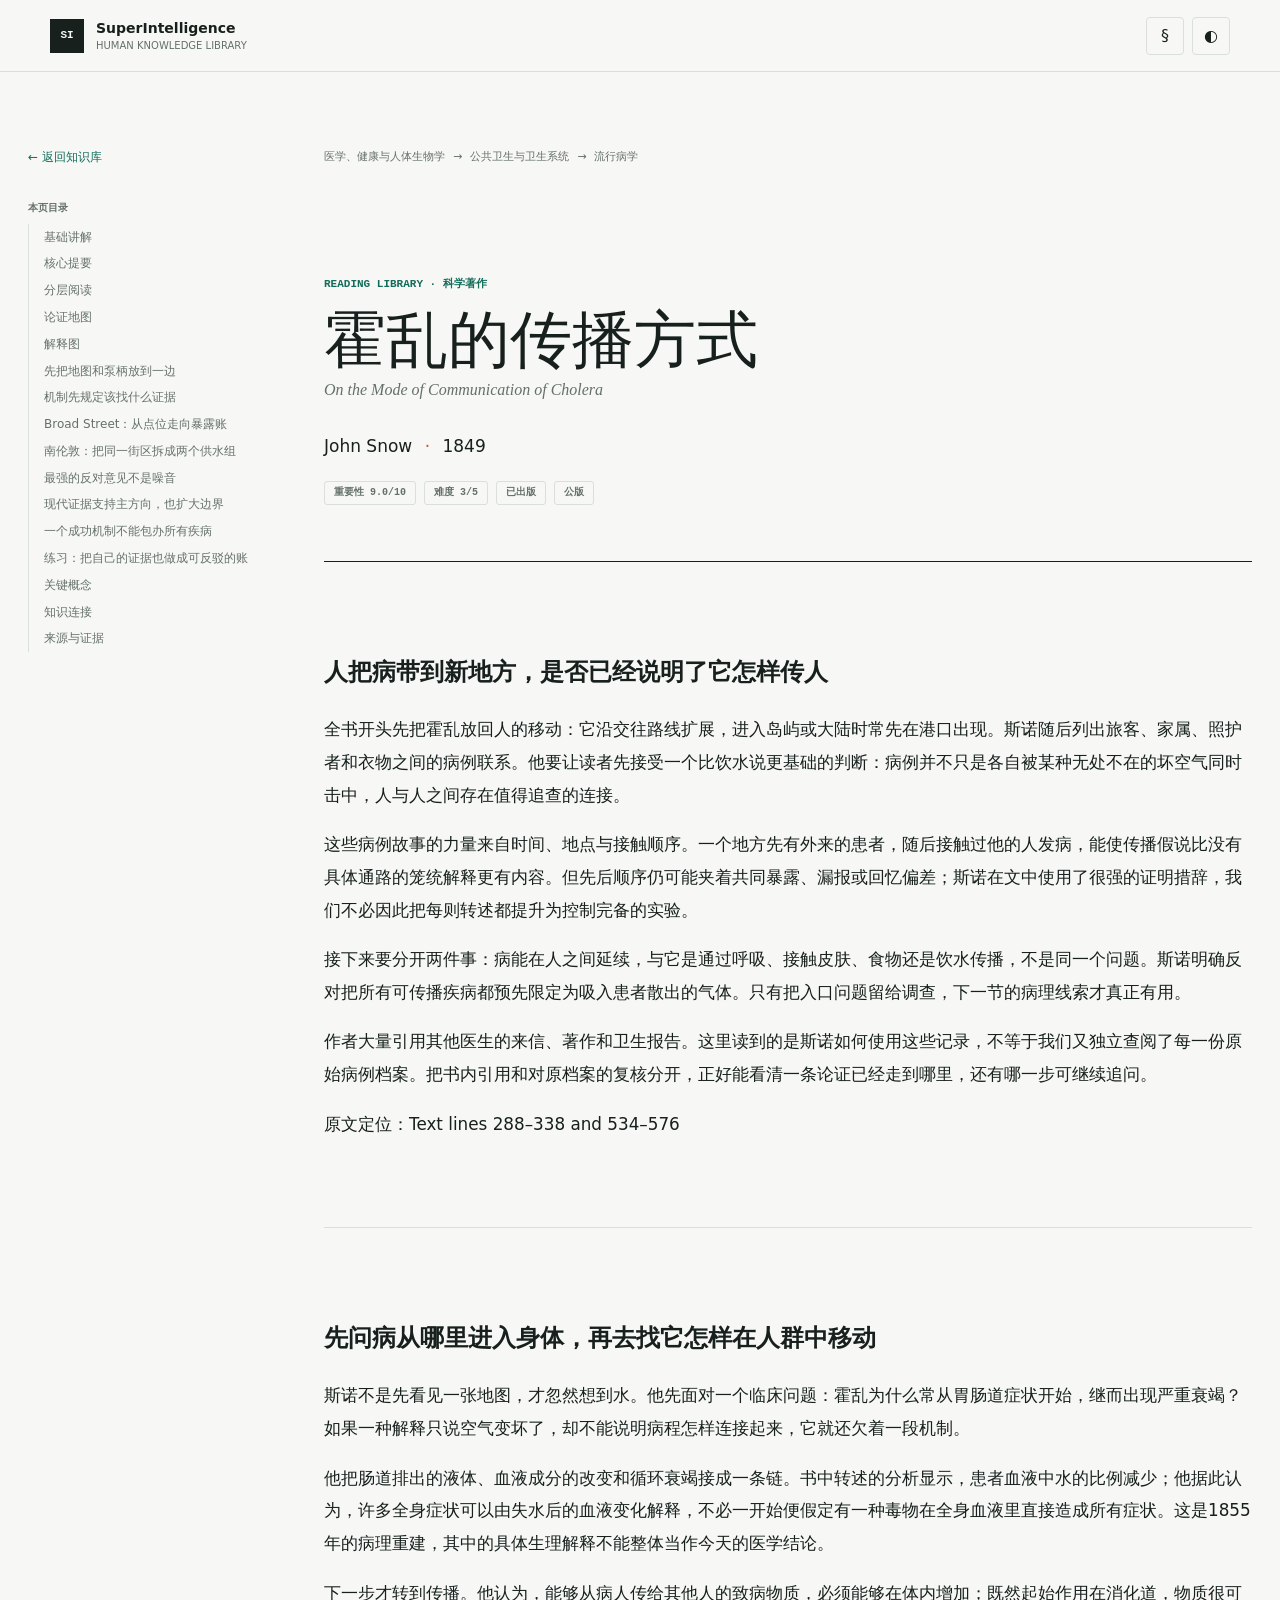
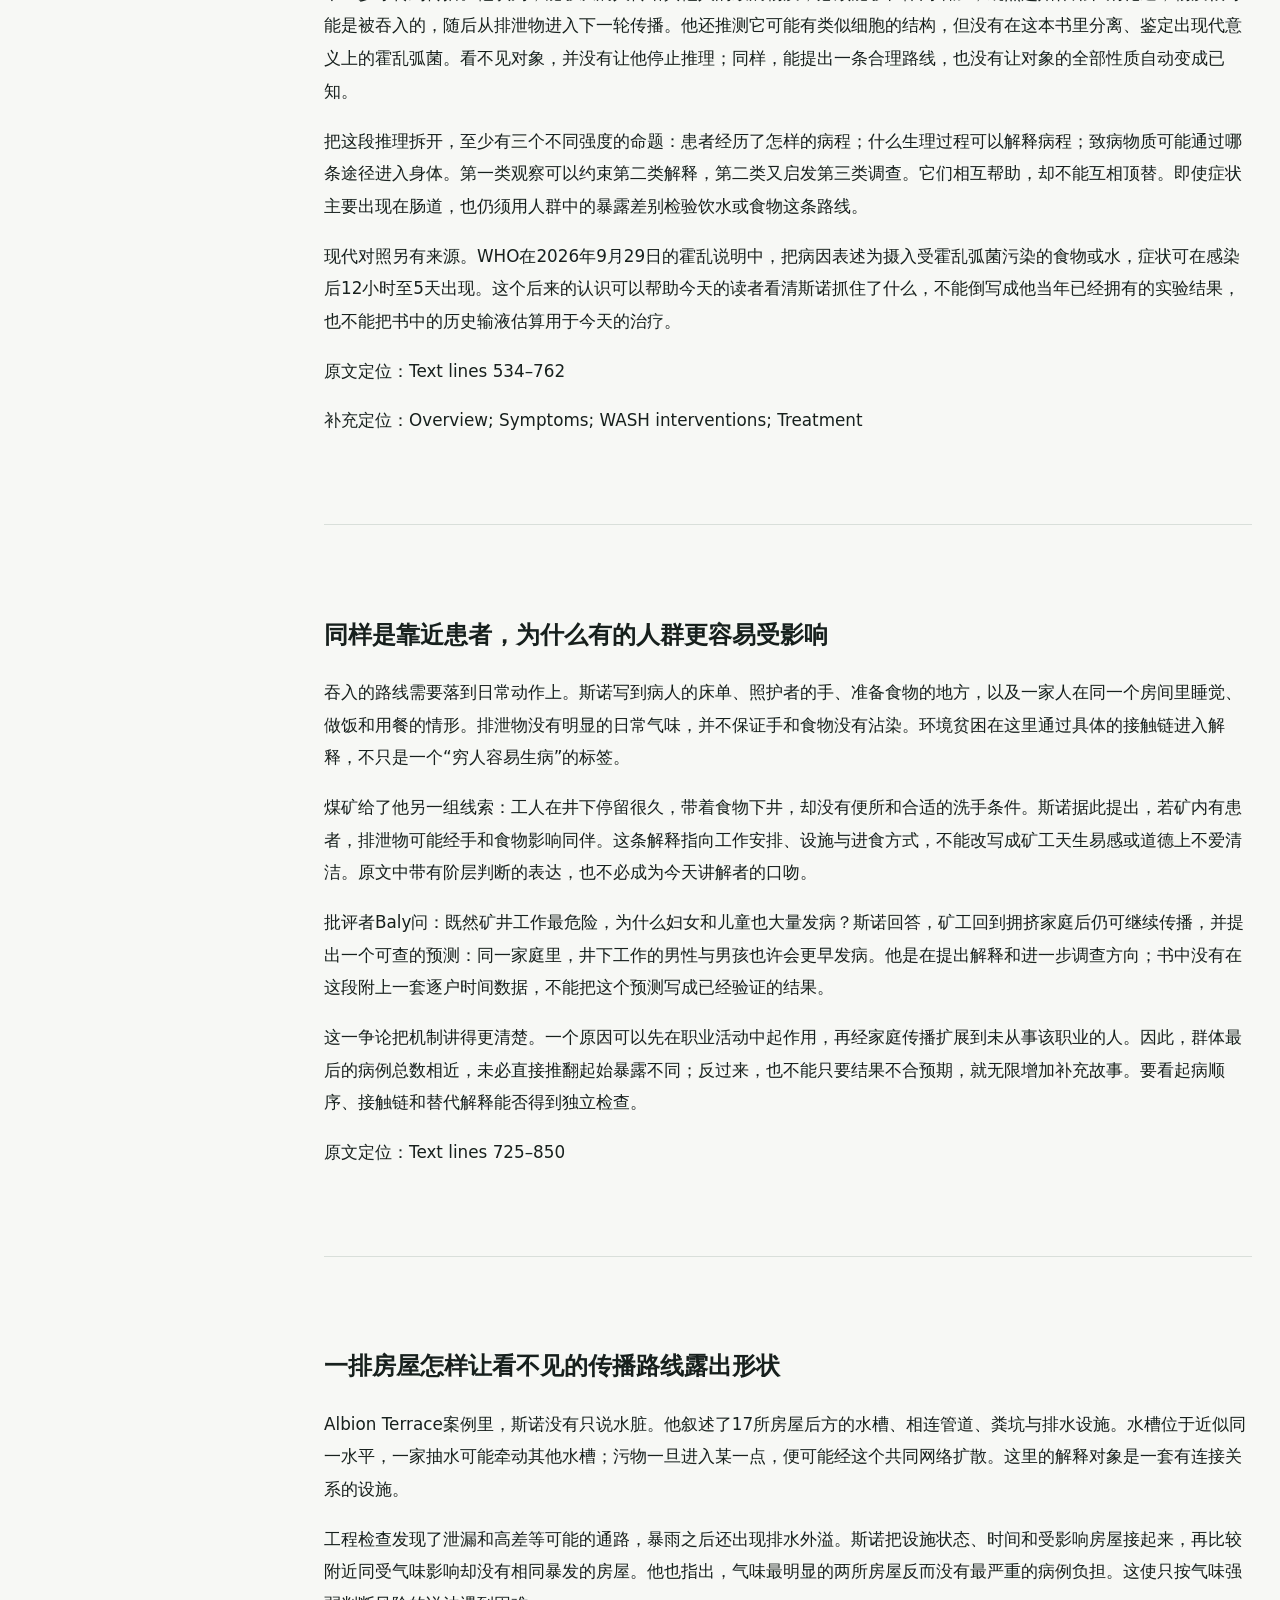
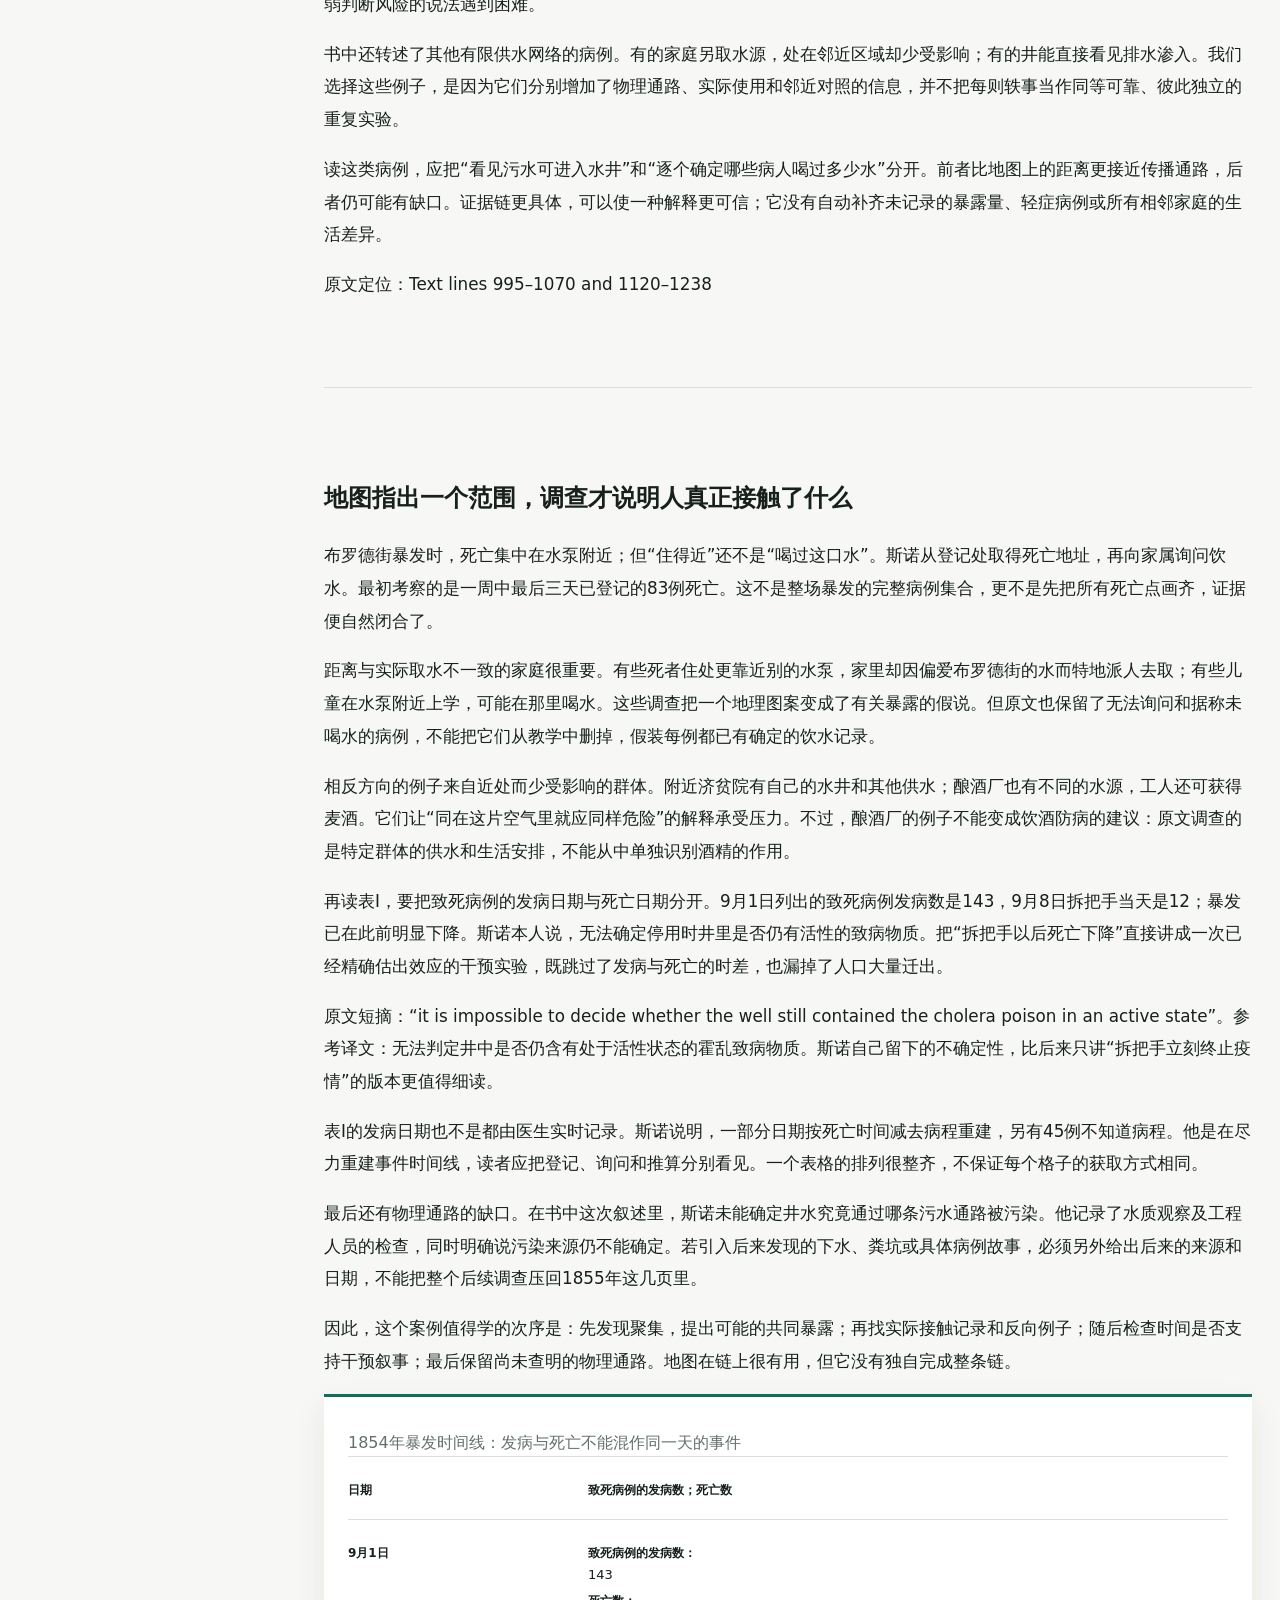
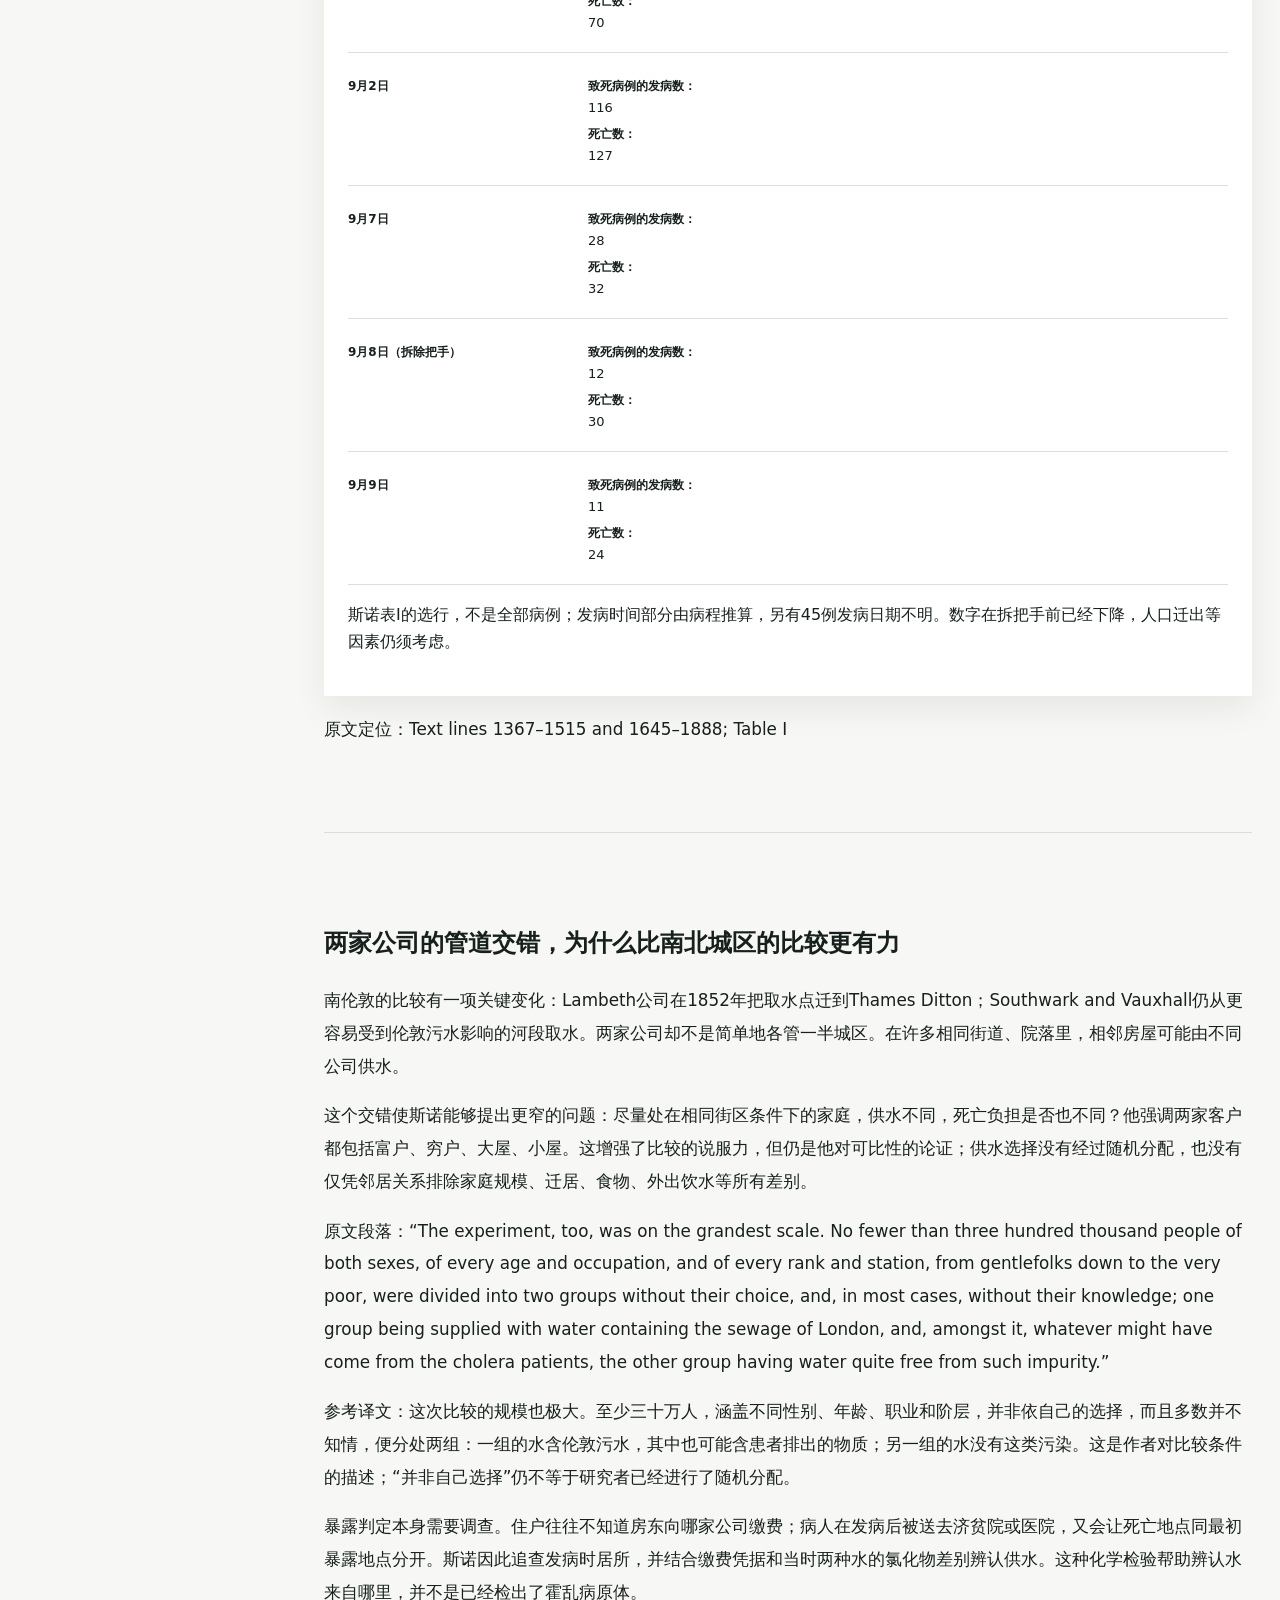
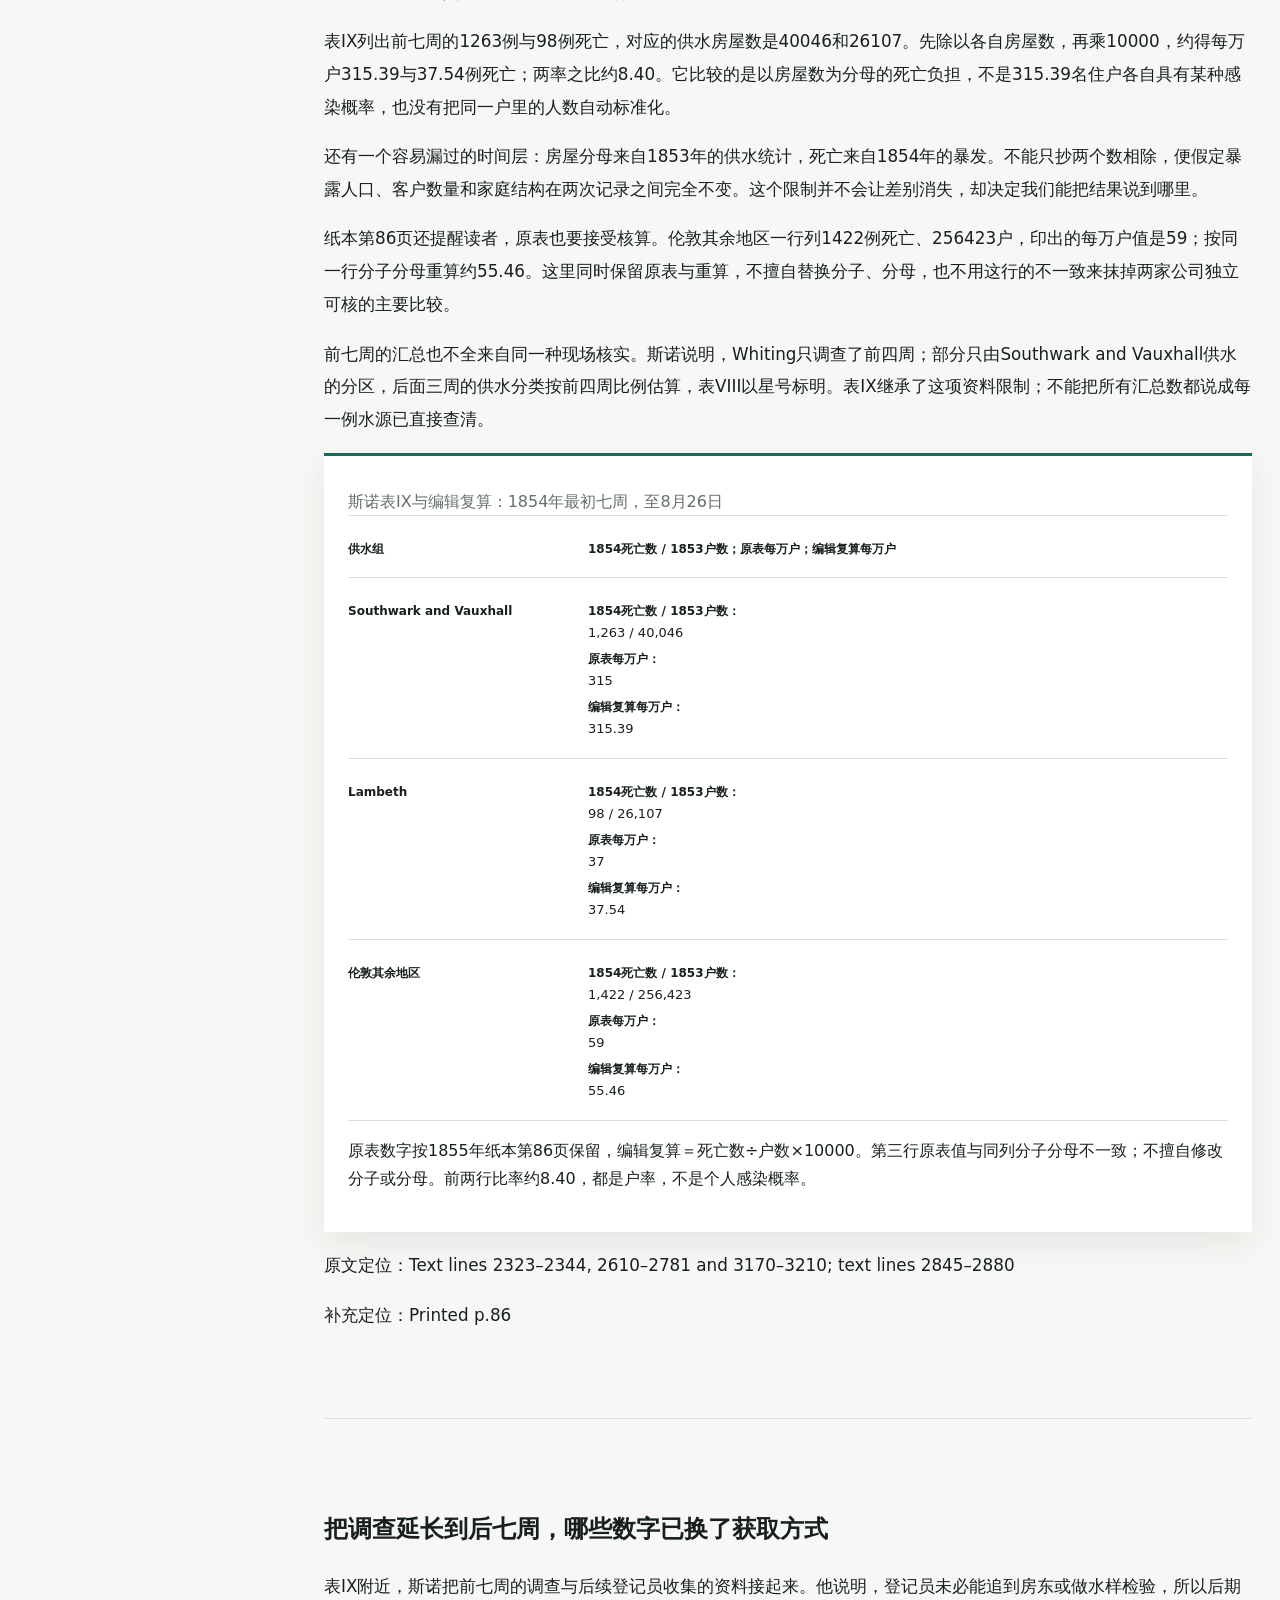
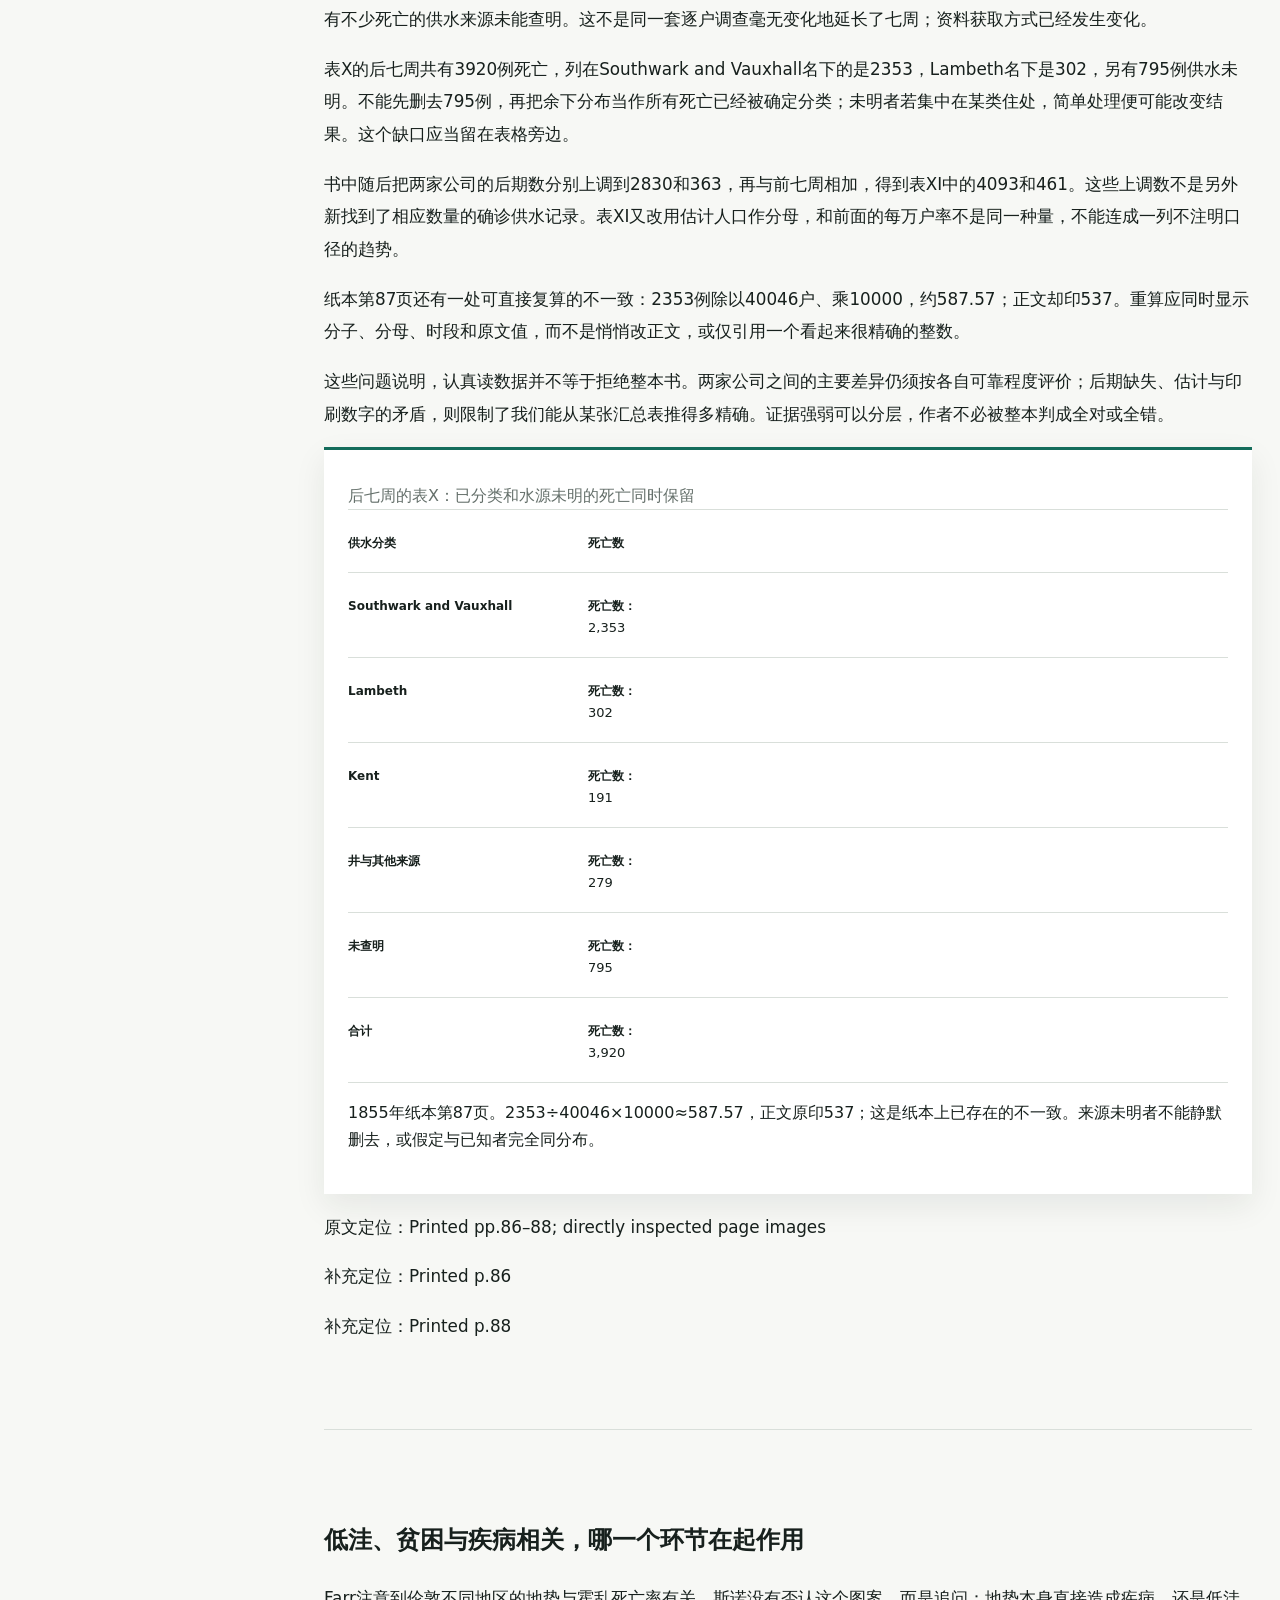
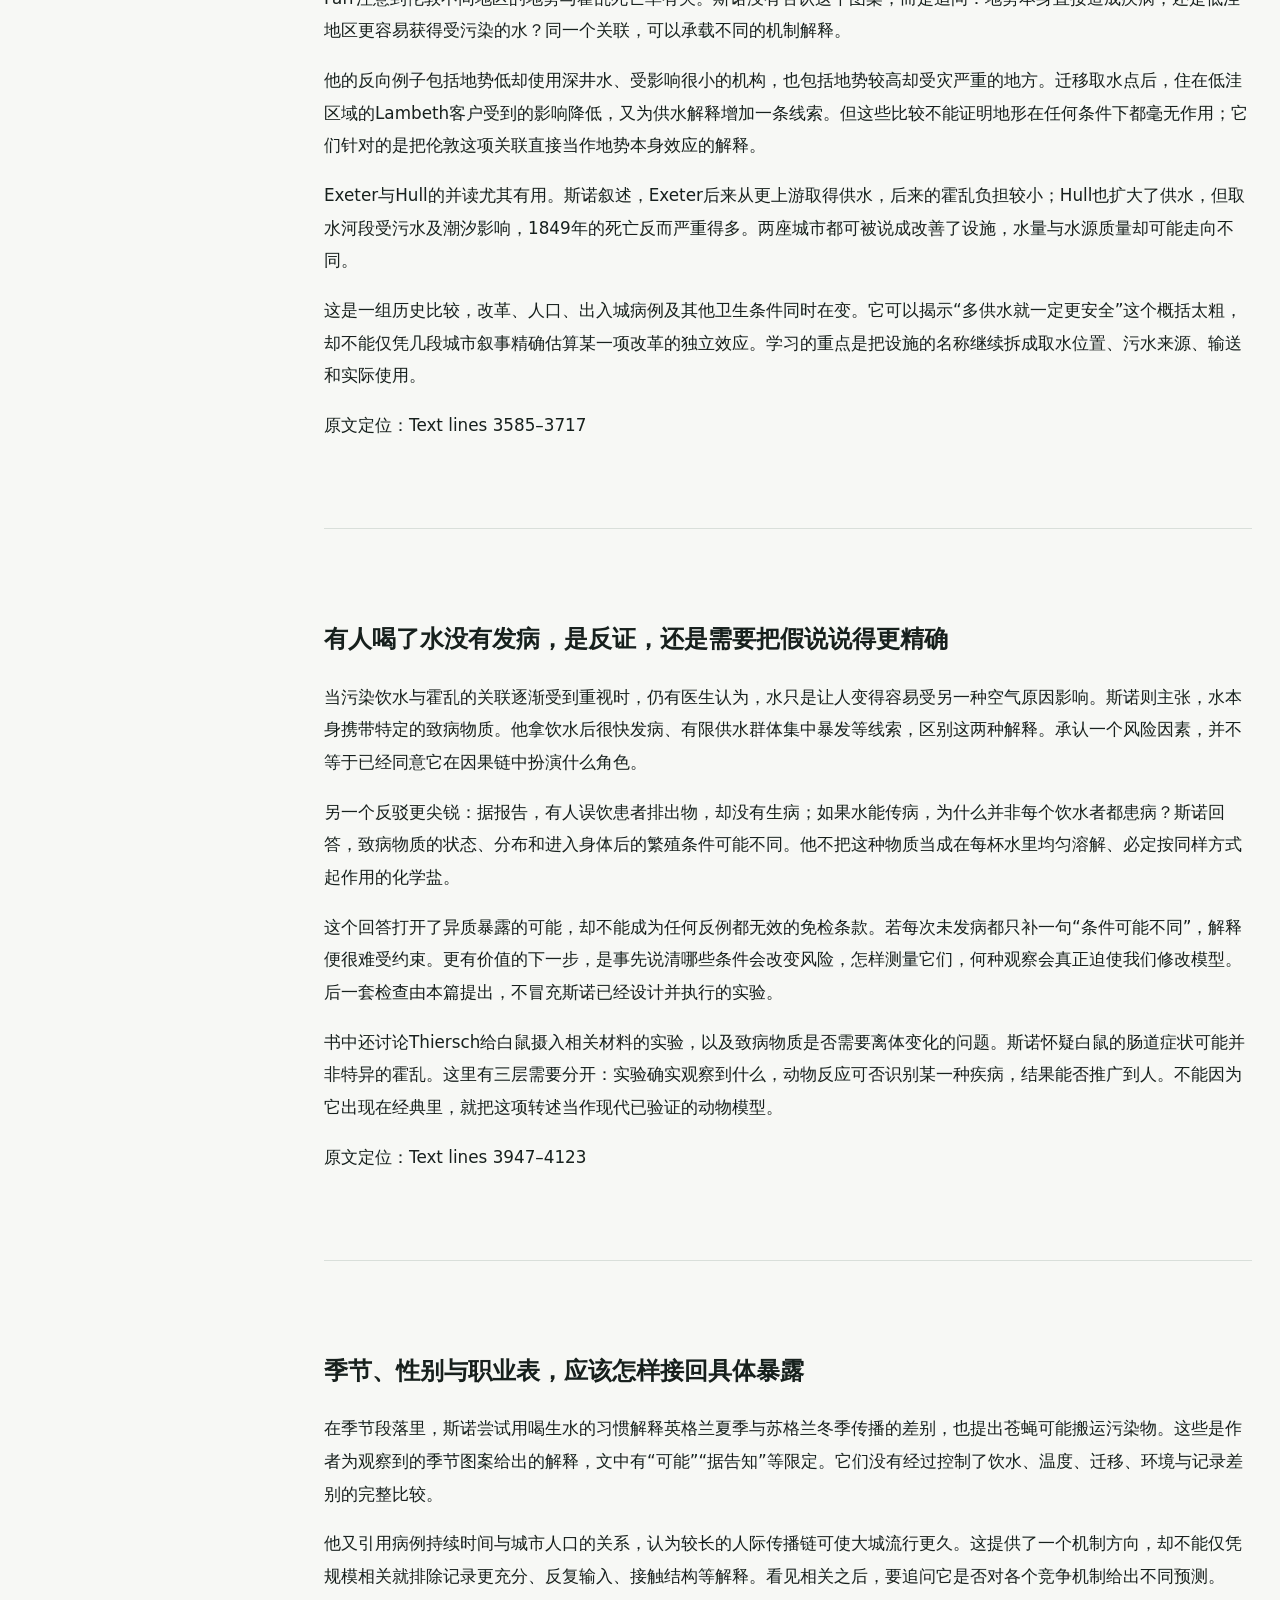
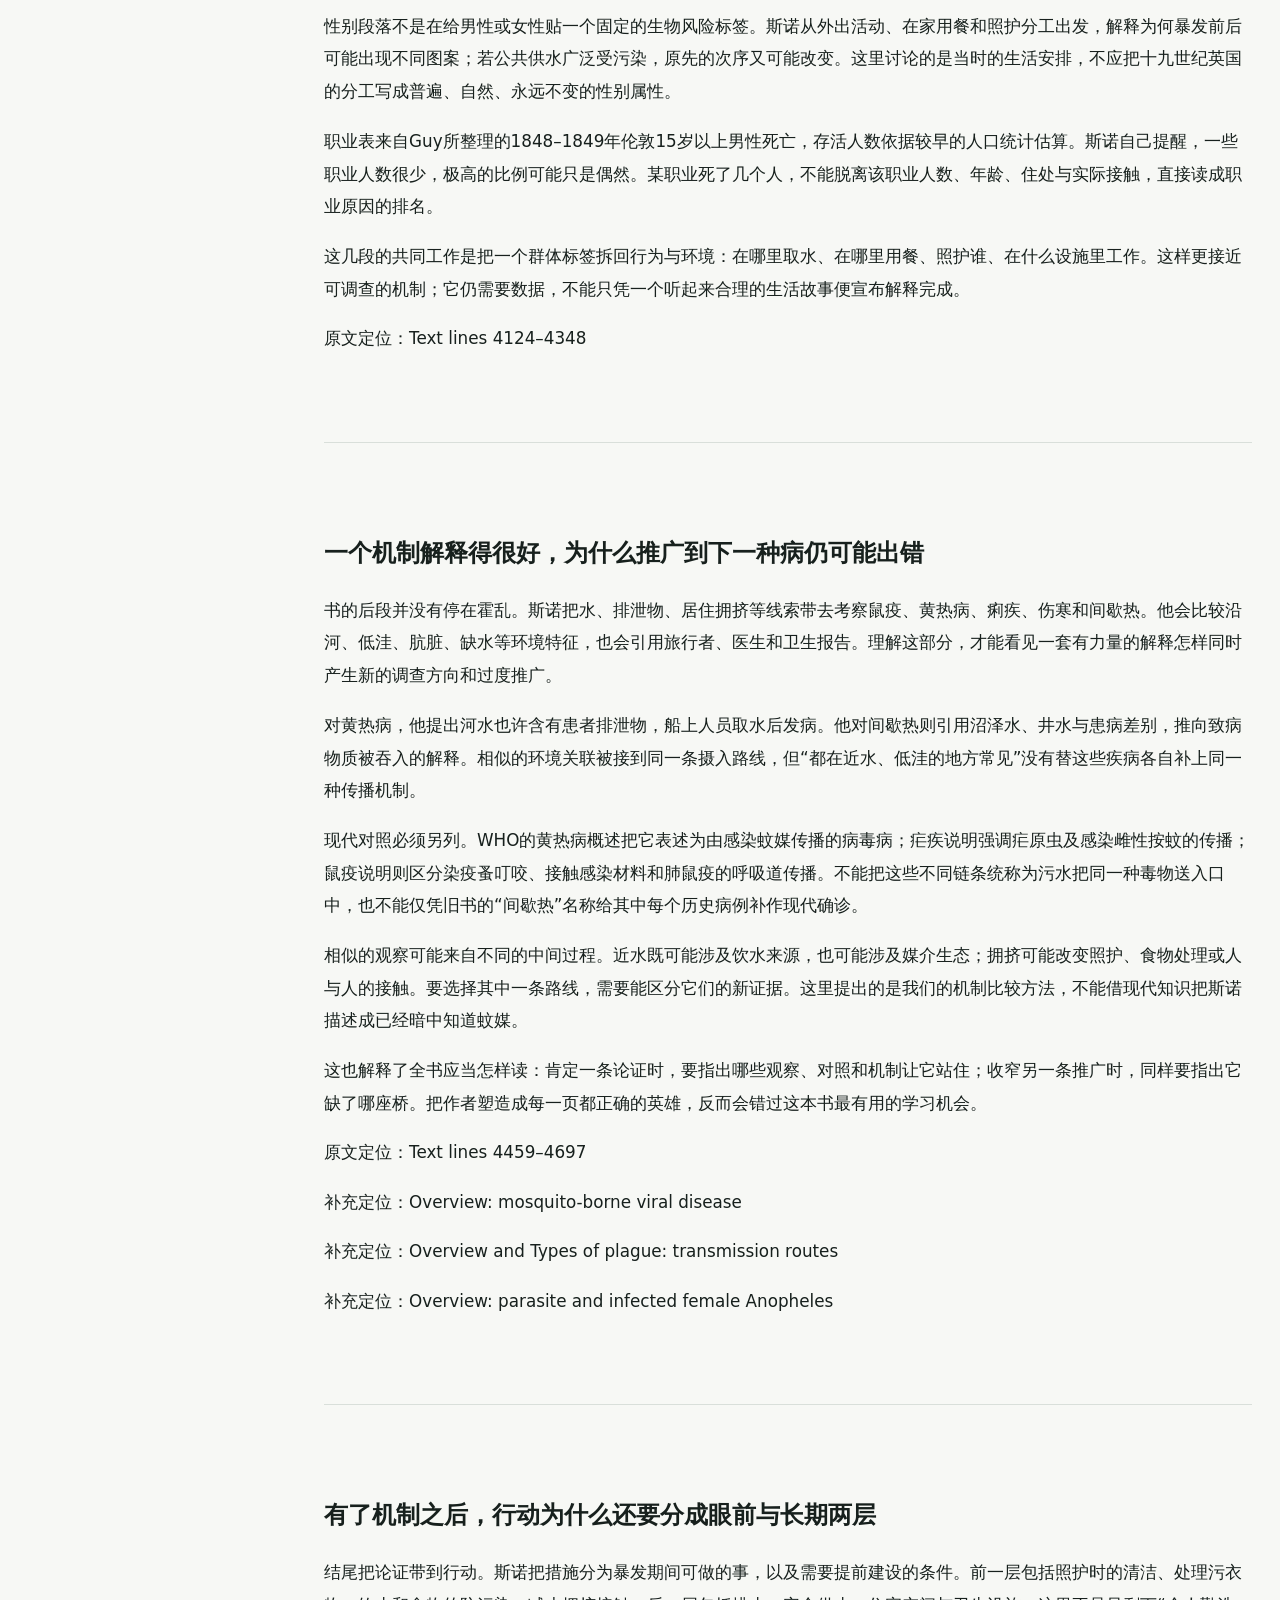
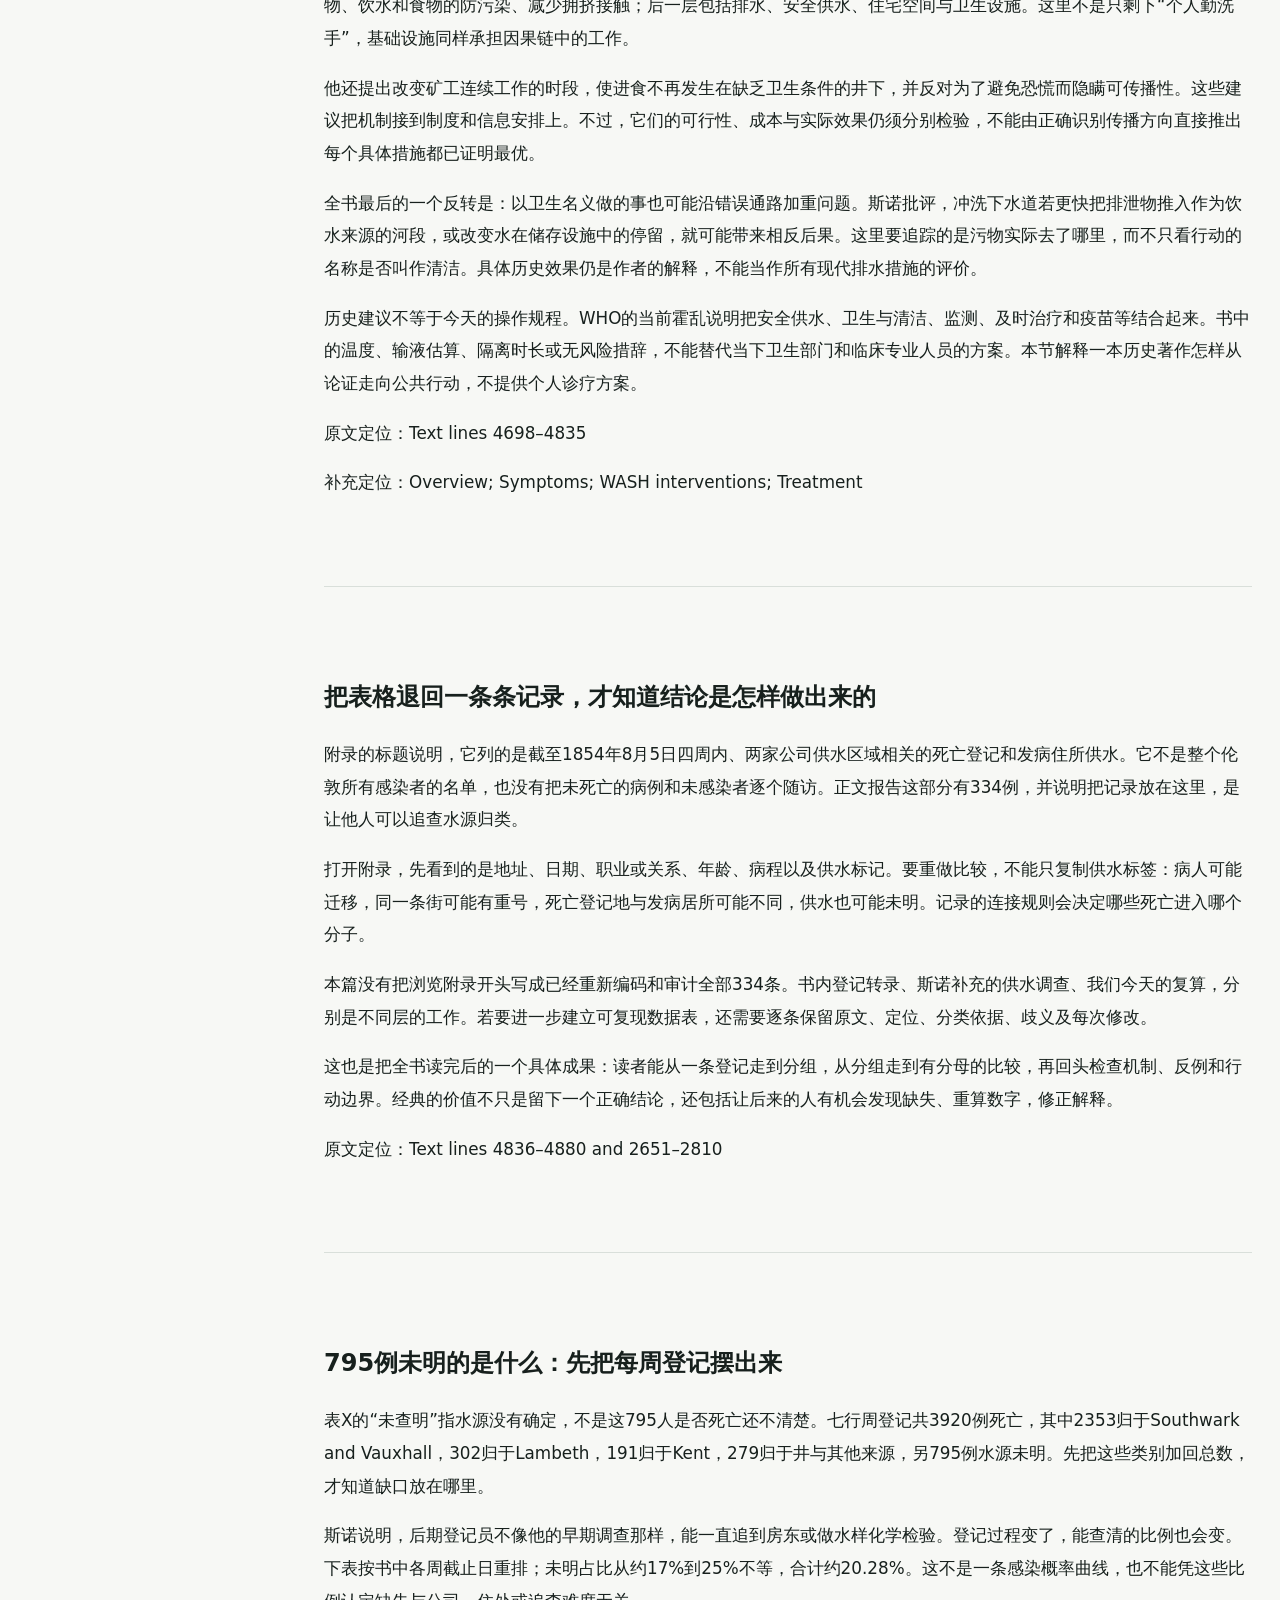
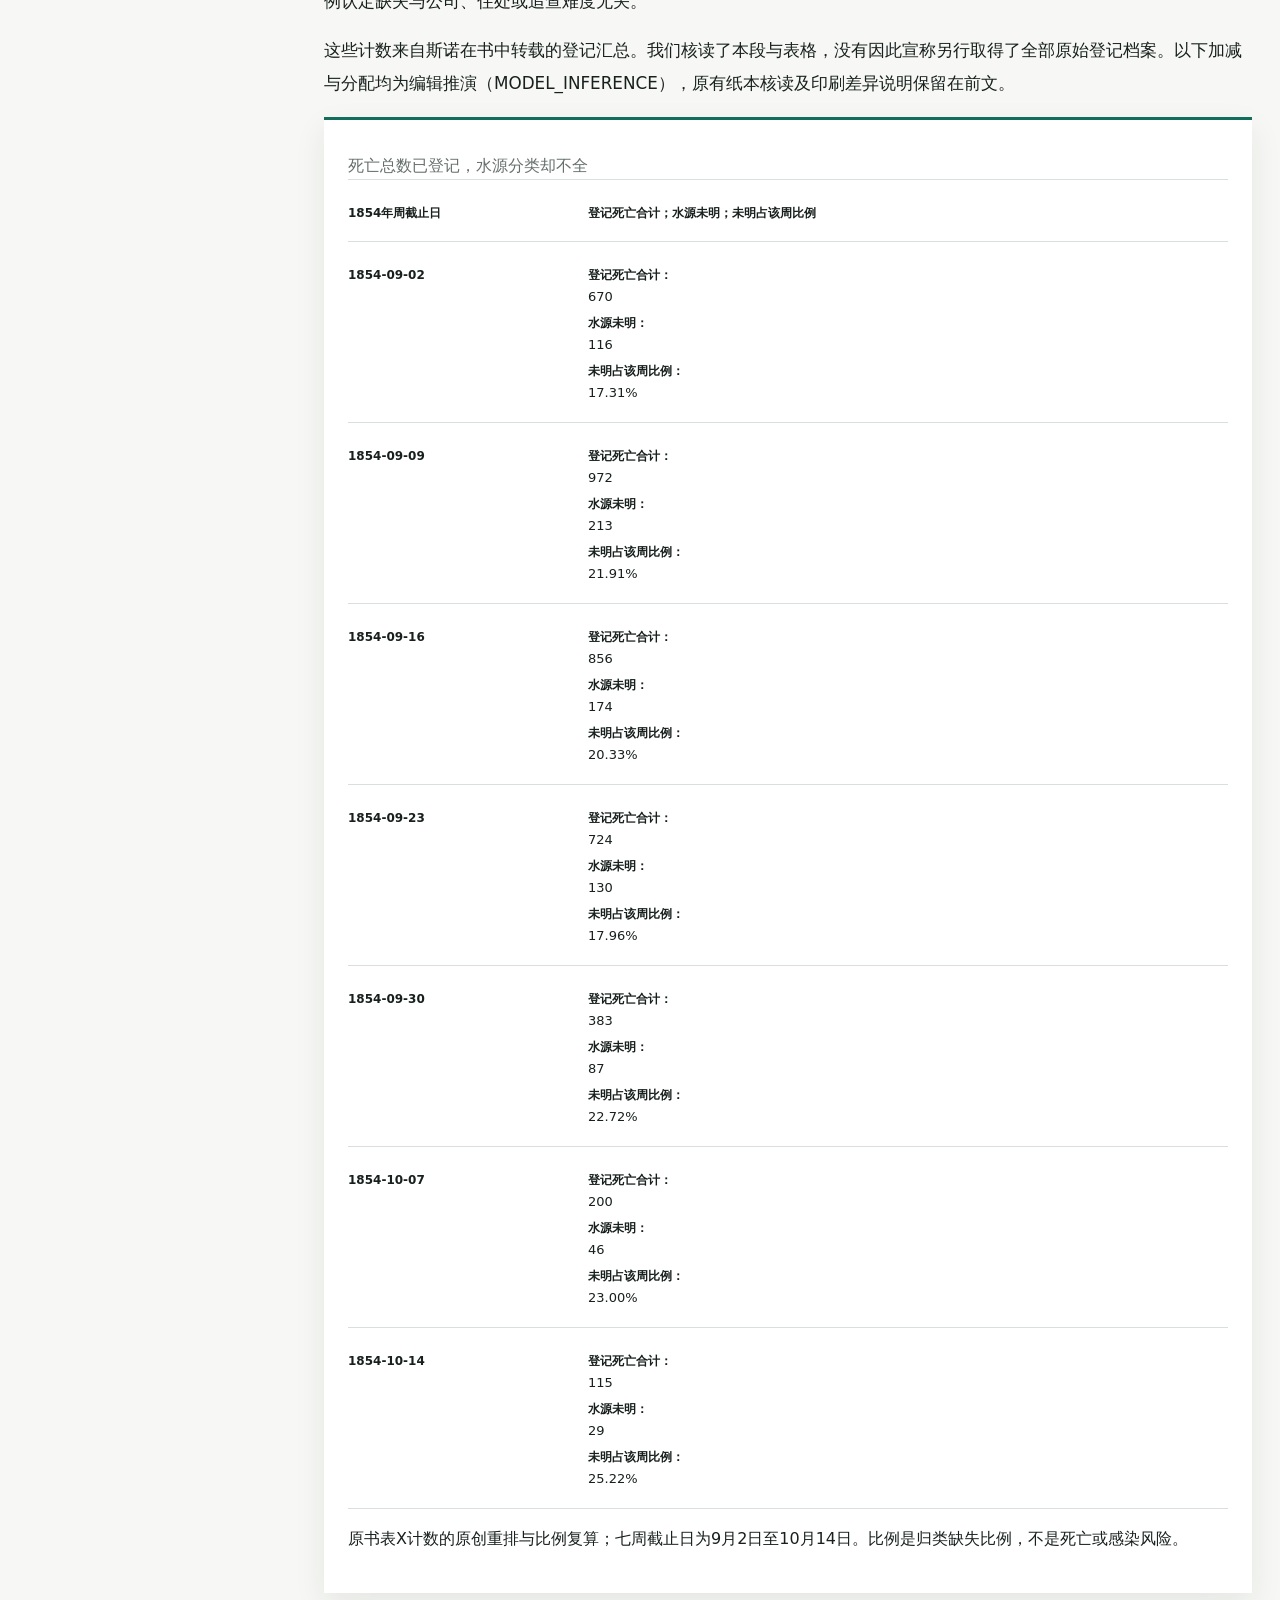
<file: library/books/john-snow-mode-communication-cholera/index.html>
<!doctype html>
<html lang="zh-CN" data-theme="light">
<head>
  <meta charset="utf-8">
  <meta name="viewport" content="width=device-width, initial-scale=1">
  <meta name="description" content="霍乱的传播方式：语境、论证、证据、批评与现代评估。">
  <title>霍乱的传播方式 · SuperIntelligence</title>
  <link rel="icon" href="data:,">
  <link rel="stylesheet" href="../../assets/styles.css">
</head>
<body class="book-page" data-pagefind-body>
  <div class="reading-progress" aria-hidden="true"><span id="reading-progress"></span></div>
  <header class="site-header">
    <a class="brand" href="../../index.html" aria-label="返回 SuperIntelligence 首页">
      <span class="brand-mark" aria-hidden="true">SI</span>
      <span><strong>SuperIntelligence</strong><small>Human Knowledge Library</small></span>
    </a>
    <div class="header-actions">
      <a class="icon-button" href="#sources" title="查看来源" aria-label="查看来源">§</a>
      <button class="icon-button" id="theme-toggle" type="button" title="切换明暗主题" aria-label="切换明暗主题"><span aria-hidden="true">◐</span></button>
    </div>
  </header>

  <div class="book-layout">
    <aside class="book-toc" aria-label="本页目录">
      <a class="toc-back" href="../../index.html">← 返回知识库</a>
      <div class="toc-title">本页目录</div>
      <nav>
<a href="#foundation-0">基础讲解</a>        <a href="#takeaway">核心提要</a>
        <a href="#reading-depths">分层阅读</a>
        <a href="#argument-map">论证地图</a>
<a href="#visualizations">解释图</a><a href="#question-before-icon">先把地图和泵柄放到一边</a><a href="#mechanism-before-counts">机制先规定该找什么证据</a><a href="#broad-street-investigation">Broad Street：从点位走向暴露账</a><a href="#south-london-comparison">南伦敦：把同一街区拆成两个供水组</a><a href="#critic-as-collaborator">最强的反对意见不是噪音</a><a href="#modern-control-layers">现代证据支持主方向，也扩大边界</a><a href="#where-analogy-breaks">一个成功机制不能包办所有疾病</a><a href="#transfer-audit">练习：把自己的证据也做成可反驳的账</a><a href="#concepts">关键概念</a><a href="#connections">知识连接</a>        <a href="#sources">来源与证据</a>
      </nav>
    </aside>

    <main class="book-main">
      <section class="book-hero">
        <div class="breadcrumb">
          <span>医学、健康与人体生物学</span><span>→</span><span>公共卫生与卫生系统</span><span>→</span><span>流行病学</span>
        </div>
        <div class="book-kicker">READING LIBRARY · 科学著作</div>
        <h1>霍乱的传播方式</h1>
<p class="original-title">On the Mode of Communication of Cholera</p>        <p class="book-byline">John Snow <span>·</span> 1849</p>
        <div class="book-facts">
          <span>重要性 9.0/10</span>
          <span>难度 3/5</span>
          <span>已出版</span>
          <span>公版</span>
        </div>
      </section>


      <section class="content-section foundation-section" id="foundation-continuation-0"><h2>人把病带到新地方，是否已经说明了它怎样传人</h2><p>全书开头先把霍乱放回人的移动：它沿交往路线扩展，进入岛屿或大陆时常先在港口出现。斯诺随后列出旅客、家属、照护者和衣物之间的病例联系。他要让读者先接受一个比饮水说更基础的判断：病例并不只是各自被某种无处不在的坏空气同时击中，人与人之间存在值得追查的连接。</p><p>这些病例故事的力量来自时间、地点与接触顺序。一个地方先有外来的患者，随后接触过他的人发病，能使传播假说比没有具体通路的笼统解释更有内容。但先后顺序仍可能夹着共同暴露、漏报或回忆偏差；斯诺在文中使用了很强的证明措辞，我们不必因此把每则转述都提升为控制完备的实验。</p><p>接下来要分开两件事：病能在人之间延续，与它是通过呼吸、接触皮肤、食物还是饮水传播，不是同一个问题。斯诺明确反对把所有可传播疾病都预先限定为吸入患者散出的气体。只有把入口问题留给调查，下一节的病理线索才真正有用。</p><p>作者大量引用其他医生的来信、著作和卫生报告。这里读到的是斯诺如何使用这些记录，不等于我们又独立查阅了每一份原始病例档案。把书内引用和对原档案的复核分开，正好能看清一条论证已经走到哪里，还有哪一步可继续追问。</p><p><a href="https://www.gutenberg.org/cache/epub/72894/pg72894.txt">原文定位：Text lines 288–338 and 534–576</a></p></section><section class="content-section foundation-section" id="foundation-continuation-1"><h2>先问病从哪里进入身体，再去找它怎样在人群中移动</h2><p>斯诺不是先看见一张地图，才忽然想到水。他先面对一个临床问题：霍乱为什么常从胃肠道症状开始，继而出现严重衰竭？如果一种解释只说空气变坏了，却不能说明病程怎样连接起来，它就还欠着一段机制。</p><p>他把肠道排出的液体、血液成分的改变和循环衰竭接成一条链。书中转述的分析显示，患者血液中水的比例减少；他据此认为，许多全身症状可以由失水后的血液变化解释，不必一开始便假定有一种毒物在全身血液里直接造成所有症状。这是1855年的病理重建，其中的具体生理解释不能整体当作今天的医学结论。</p><p>下一步才转到传播。他认为，能够从病人传给其他人的致病物质，必须能够在体内增加；既然起始作用在消化道，物质很可能是被吞入的，随后从排泄物进入下一轮传播。他还推测它可能有类似细胞的结构，但没有在这本书里分离、鉴定出现代意义上的霍乱弧菌。看不见对象，并没有让他停止推理；同样，能提出一条合理路线，也没有让对象的全部性质自动变成已知。</p><p>把这段推理拆开，至少有三个不同强度的命题：患者经历了怎样的病程；什么生理过程可以解释病程；致病物质可能通过哪条途径进入身体。第一类观察可以约束第二类解释，第二类又启发第三类调查。它们相互帮助，却不能互相顶替。即使症状主要出现在肠道，也仍须用人群中的暴露差别检验饮水或食物这条路线。</p><p>现代对照另有来源。WHO在2026年9月29日的霍乱说明中，把病因表述为摄入受霍乱弧菌污染的食物或水，症状可在感染后12小时至5天出现。这个后来的认识可以帮助今天的读者看清斯诺抓住了什么，不能倒写成他当年已经拥有的实验结果，也不能把书中的历史输液估算用于今天的治疗。</p><p><a href="https://www.gutenberg.org/cache/epub/72894/pg72894.txt">原文定位：Text lines 534–762</a></p><p><a href="https://www.who.int/news-room/fact-sheets/detail/cholera">补充定位：Overview; Symptoms; WASH interventions; Treatment</a></p></section><section class="content-section foundation-section" id="foundation-continuation-2"><h2>同样是靠近患者，为什么有的人群更容易受影响</h2><p>吞入的路线需要落到日常动作上。斯诺写到病人的床单、照护者的手、准备食物的地方，以及一家人在同一个房间里睡觉、做饭和用餐的情形。排泄物没有明显的日常气味，并不保证手和食物没有沾染。环境贫困在这里通过具体的接触链进入解释，不只是一个“穷人容易生病”的标签。</p><p>煤矿给了他另一组线索：工人在井下停留很久，带着食物下井，却没有便所和合适的洗手条件。斯诺据此提出，若矿内有患者，排泄物可能经手和食物影响同伴。这条解释指向工作安排、设施与进食方式，不能改写成矿工天生易感或道德上不爱清洁。原文中带有阶层判断的表达，也不必成为今天讲解者的口吻。</p><p>批评者Baly问：既然矿井工作最危险，为什么妇女和儿童也大量发病？斯诺回答，矿工回到拥挤家庭后仍可继续传播，并提出一个可查的预测：同一家庭里，井下工作的男性与男孩也许会更早发病。他是在提出解释和进一步调查方向；书中没有在这段附上一套逐户时间数据，不能把这个预测写成已经验证的结果。</p><p>这一争论把机制讲得更清楚。一个原因可以先在职业活动中起作用，再经家庭传播扩展到未从事该职业的人。因此，群体最后的病例总数相近，未必直接推翻起始暴露不同；反过来，也不能只要结果不合预期，就无限增加补充故事。要看起病顺序、接触链和替代解释能否得到独立检查。</p><p><a href="https://www.gutenberg.org/cache/epub/72894/pg72894.txt">原文定位：Text lines 725–850</a></p></section><section class="content-section foundation-section" id="foundation-continuation-3"><h2>一排房屋怎样让看不见的传播路线露出形状</h2><p>Albion Terrace案例里，斯诺没有只说水脏。他叙述了17所房屋后方的水槽、相连管道、粪坑与排水设施。水槽位于近似同一水平，一家抽水可能牵动其他水槽；污物一旦进入某一点，便可能经这个共同网络扩散。这里的解释对象是一套有连接关系的设施。</p><p>工程检查发现了泄漏和高差等可能的通路，暴雨之后还出现排水外溢。斯诺把设施状态、时间和受影响房屋接起来，再比较附近同受气味影响却没有相同暴发的房屋。他也指出，气味最明显的两所房屋反而没有最严重的病例负担。这使只按气味强弱判断风险的说法遇到困难。</p><p>书中还转述了其他有限供水网络的病例。有的家庭另取水源，处在邻近区域却少受影响；有的井能直接看见排水渗入。我们选择这些例子，是因为它们分别增加了物理通路、实际使用和邻近对照的信息，并不把每则轶事当作同等可靠、彼此独立的重复实验。</p><p>读这类病例，应把“看见污水可进入水井”和“逐个确定哪些病人喝过多少水”分开。前者比地图上的距离更接近传播通路，后者仍可能有缺口。证据链更具体，可以使一种解释更可信；它没有自动补齐未记录的暴露量、轻症病例或所有相邻家庭的生活差异。</p><p><a href="https://www.gutenberg.org/cache/epub/72894/pg72894.txt">原文定位：Text lines 995–1070 and 1120–1238</a></p></section><section class="content-section foundation-section" id="foundation-continuation-4"><h2>地图指出一个范围，调查才说明人真正接触了什么</h2><p>布罗德街暴发时，死亡集中在水泵附近；但“住得近”还不是“喝过这口水”。斯诺从登记处取得死亡地址，再向家属询问饮水。最初考察的是一周中最后三天已登记的83例死亡。这不是整场暴发的完整病例集合，更不是先把所有死亡点画齐，证据便自然闭合了。</p><p>距离与实际取水不一致的家庭很重要。有些死者住处更靠近别的水泵，家里却因偏爱布罗德街的水而特地派人去取；有些儿童在水泵附近上学，可能在那里喝水。这些调查把一个地理图案变成了有关暴露的假说。但原文也保留了无法询问和据称未喝水的病例，不能把它们从教学中删掉，假装每例都已有确定的饮水记录。</p><p>相反方向的例子来自近处而少受影响的群体。附近济贫院有自己的水井和其他供水；酿酒厂也有不同的水源，工人还可获得麦酒。它们让“同在这片空气里就应同样危险”的解释承受压力。不过，酿酒厂的例子不能变成饮酒防病的建议：原文调查的是特定群体的供水和生活安排，不能从中单独识别酒精的作用。</p><p>再读表I，要把致死病例的发病日期与死亡日期分开。9月1日列出的致死病例发病数是143，9月8日拆把手当天是12；暴发已在此前明显下降。斯诺本人说，无法确定停用时井里是否仍有活性的致病物质。把“拆把手以后死亡下降”直接讲成一次已经精确估出效应的干预实验，既跳过了发病与死亡的时差，也漏掉了人口大量迁出。</p><p>原文短摘：“it is impossible to decide whether the well still contained the cholera poison in an active state”。参考译文：无法判定井中是否仍含有处于活性状态的霍乱致病物质。斯诺自己留下的不确定性，比后来只讲“拆把手立刻终止疫情”的版本更值得细读。</p><p>表I的发病日期也不是都由医生实时记录。斯诺说明，一部分日期按死亡时间减去病程重建，另有45例不知道病程。他是在尽力重建事件时间线，读者应把登记、询问和推算分别看见。一个表格的排列很整齐，不保证每个格子的获取方式相同。</p><p>最后还有物理通路的缺口。在书中这次叙述里，斯诺未能确定井水究竟通过哪条污水通路被污染。他记录了水质观察及工程人员的检查，同时明确说污染来源仍不能确定。若引入后来发现的下水、粪坑或具体病例故事，必须另外给出后来的来源和日期，不能把整个后续调查压回1855年这几页里。</p><p>因此，这个案例值得学的次序是：先发现聚集，提出可能的共同暴露；再找实际接触记录和反向例子；随后检查时间是否支持干预叙事；最后保留尚未查明的物理通路。地图在链上很有用，但它没有独自完成整条链。</p><figure class="knowledge-visual"><figcaption><p>1854年暴发时间线：发病与死亡不能混作同一天的事件</p></figcaption><div aria-label="1854年暴发时间线：发病与死亡不能混作同一天的事件" class="behavioral-table editorial-table" role="table"><article role="row"><div role="columnheader"><strong>日期</strong></div><div role="columnheader"><strong>致死病例的发病数；死亡数</strong></div></article><article role="row"><div role="rowheader"><strong>9月1日</strong></div><div role="cell"><p><strong>致死病例的发病数：</strong>143</p><p><strong>死亡数：</strong>70</p></div></article><article role="row"><div role="rowheader"><strong>9月2日</strong></div><div role="cell"><p><strong>致死病例的发病数：</strong>116</p><p><strong>死亡数：</strong>127</p></div></article><article role="row"><div role="rowheader"><strong>9月7日</strong></div><div role="cell"><p><strong>致死病例的发病数：</strong>28</p><p><strong>死亡数：</strong>32</p></div></article><article role="row"><div role="rowheader"><strong>9月8日（拆除把手）</strong></div><div role="cell"><p><strong>致死病例的发病数：</strong>12</p><p><strong>死亡数：</strong>30</p></div></article><article role="row"><div role="rowheader"><strong>9月9日</strong></div><div role="cell"><p><strong>致死病例的发病数：</strong>11</p><p><strong>死亡数：</strong>24</p></div></article></div><p>斯诺表I的选行，不是全部病例；发病时间部分由病程推算，另有45例发病日期不明。数字在拆把手前已经下降，人口迁出等因素仍须考虑。</p></figure><p><a href="https://www.gutenberg.org/cache/epub/72894/pg72894.txt">原文定位：Text lines 1367–1515 and 1645–1888; Table I</a></p></section><section class="content-section foundation-section" id="foundation-continuation-5"><h2>两家公司的管道交错，为什么比南北城区的比较更有力</h2><p>南伦敦的比较有一项关键变化：Lambeth公司在1852年把取水点迁到Thames Ditton；Southwark and Vauxhall仍从更容易受到伦敦污水影响的河段取水。两家公司却不是简单地各管一半城区。在许多相同街道、院落里，相邻房屋可能由不同公司供水。</p><p>这个交错使斯诺能够提出更窄的问题：尽量处在相同街区条件下的家庭，供水不同，死亡负担是否也不同？他强调两家客户都包括富户、穷户、大屋、小屋。这增强了比较的说服力，但仍是他对可比性的论证；供水选择没有经过随机分配，也没有仅凭邻居关系排除家庭规模、迁居、食物、外出饮水等所有差别。</p><p>原文段落：“The experiment, too, was on the grandest scale. No fewer than three hundred thousand people of both sexes, of every age and occupation, and of every rank and station, from gentlefolks down to the very poor, were divided into two groups without their choice, and, in most cases, without their knowledge; one group being supplied with water containing the sewage of London, and, amongst it, whatever might have come from the cholera patients, the other group having water quite free from such impurity.”</p><p>参考译文：这次比较的规模也极大。至少三十万人，涵盖不同性别、年龄、职业和阶层，并非依自己的选择，而且多数并不知情，便分处两组：一组的水含伦敦污水，其中也可能含患者排出的物质；另一组的水没有这类污染。这是作者对比较条件的描述；“并非自己选择”仍不等于研究者已经进行了随机分配。</p><p>暴露判定本身需要调查。住户往往不知道房东向哪家公司缴费；病人在发病后被送去济贫院或医院，又会让死亡地点同最初暴露地点分开。斯诺因此追查发病时居所，并结合缴费凭据和当时两种水的氯化物差别辨认供水。这种化学检验帮助辨认水来自哪里，并不是已经检出了霍乱病原体。</p><p>表IX列出前七周的1263例与98例死亡，对应的供水房屋数是40046和26107。先除以各自房屋数，再乘10000，约得每万户315.39与37.54例死亡；两率之比约8.40。它比较的是以房屋数为分母的死亡负担，不是315.39名住户各自具有某种感染概率，也没有把同一户里的人数自动标准化。</p><p>还有一个容易漏过的时间层：房屋分母来自1853年的供水统计，死亡来自1854年的暴发。不能只抄两个数相除，便假定暴露人口、客户数量和家庭结构在两次记录之间完全不变。这个限制并不会让差别消失，却决定我们能把结果说到哪里。</p><p>纸本第86页还提醒读者，原表也要接受核算。伦敦其余地区一行列1422例死亡、256423户，印出的每万户值是59；按同一行分子分母重算约55.46。这里同时保留原表与重算，不擅自替换分子、分母，也不用这行的不一致来抹掉两家公司独立可核的主要比较。</p><p>前七周的汇总也不全来自同一种现场核实。斯诺说明，Whiting只调查了前四周；部分只由Southwark and Vauxhall供水的分区，后面三周的供水分类按前四周比例估算，表VIII以星号标明。表IX继承了这项资料限制；不能把所有汇总数都说成每一例水源已直接查清。</p><figure class="knowledge-visual"><figcaption><p>斯诺表IX与编辑复算：1854年最初七周，至8月26日</p></figcaption><div aria-label="斯诺表IX与编辑复算：1854年最初七周，至8月26日" class="behavioral-table editorial-table" role="table"><article role="row"><div role="columnheader"><strong>供水组</strong></div><div role="columnheader"><strong>1854死亡数 / 1853户数；原表每万户；编辑复算每万户</strong></div></article><article role="row"><div role="rowheader"><strong>Southwark and Vauxhall</strong></div><div role="cell"><p><strong>1854死亡数 / 1853户数：</strong>1,263 / 40,046</p><p><strong>原表每万户：</strong>315</p><p><strong>编辑复算每万户：</strong>315.39</p></div></article><article role="row"><div role="rowheader"><strong>Lambeth</strong></div><div role="cell"><p><strong>1854死亡数 / 1853户数：</strong>98 / 26,107</p><p><strong>原表每万户：</strong>37</p><p><strong>编辑复算每万户：</strong>37.54</p></div></article><article role="row"><div role="rowheader"><strong>伦敦其余地区</strong></div><div role="cell"><p><strong>1854死亡数 / 1853户数：</strong>1,422 / 256,423</p><p><strong>原表每万户：</strong>59</p><p><strong>编辑复算每万户：</strong>55.46</p></div></article></div><p>原表数字按1855年纸本第86页保留，编辑复算＝死亡数÷户数×10000。第三行原表值与同列分子分母不一致；不擅自修改分子或分母。前两行比率约8.40，都是户率，不是个人感染概率。</p></figure><p><a href="https://www.gutenberg.org/cache/epub/72894/pg72894.txt">原文定位：Text lines 2323–2344, 2610–2781 and 3170–3210; text lines 2845–2880</a></p><p><a href="https://iiif.wellcomecollection.org/image/b28985266_0102.jp2/full/557,1024/0/default.jpg">补充定位：Printed p.86</a></p></section><section class="content-section foundation-section" id="foundation-continuation-6"><h2>把调查延长到后七周，哪些数字已换了获取方式</h2><p>表IX附近，斯诺把前七周的调查与后续登记员收集的资料接起来。他说明，登记员未必能追到房东或做水样检验，所以后期有不少死亡的供水来源未能查明。这不是同一套逐户调查毫无变化地延长了七周；资料获取方式已经发生变化。</p><p>表X的后七周共有3920例死亡，列在Southwark and Vauxhall名下的是2353，Lambeth名下是302，另有795例供水未明。不能先删去795例，再把余下分布当作所有死亡已经被确定分类；未明者若集中在某类住处，简单处理便可能改变结果。这个缺口应当留在表格旁边。</p><p>书中随后把两家公司的后期数分别上调到2830和363，再与前七周相加，得到表XI中的4093和461。这些上调数不是另外新找到了相应数量的确诊供水记录。表XI又改用估计人口作分母，和前面的每万户率不是同一种量，不能连成一列不注明口径的趋势。</p><p>纸本第87页还有一处可直接复算的不一致：2353例除以40046户、乘10000，约587.57；正文却印537。重算应同时显示分子、分母、时段和原文值，而不是悄悄改正文，或仅引用一个看起来很精确的整数。</p><p>这些问题说明，认真读数据并不等于拒绝整本书。两家公司之间的主要差异仍须按各自可靠程度评价；后期缺失、估计与印刷数字的矛盾，则限制了我们能从某张汇总表推得多精确。证据强弱可以分层，作者不必被整本判成全对或全错。</p><figure class="knowledge-visual"><figcaption><p>后七周的表X：已分类和水源未明的死亡同时保留</p></figcaption><div aria-label="后七周的表X：已分类和水源未明的死亡同时保留" class="behavioral-table editorial-table" role="table"><article role="row"><div role="columnheader"><strong>供水分类</strong></div><div role="columnheader"><strong>死亡数</strong></div></article><article role="row"><div role="rowheader"><strong>Southwark and Vauxhall</strong></div><div role="cell"><p><strong>死亡数：</strong>2,353</p></div></article><article role="row"><div role="rowheader"><strong>Lambeth</strong></div><div role="cell"><p><strong>死亡数：</strong>302</p></div></article><article role="row"><div role="rowheader"><strong>Kent</strong></div><div role="cell"><p><strong>死亡数：</strong>191</p></div></article><article role="row"><div role="rowheader"><strong>井与其他来源</strong></div><div role="cell"><p><strong>死亡数：</strong>279</p></div></article><article role="row"><div role="rowheader"><strong>未查明</strong></div><div role="cell"><p><strong>死亡数：</strong>795</p></div></article><article role="row"><div role="rowheader"><strong>合计</strong></div><div role="cell"><p><strong>死亡数：</strong>3,920</p></div></article></div><p>1855年纸本第87页。2353÷40046×10000≈587.57，正文原印537；这是纸本上已存在的不一致。来源未明者不能静默删去，或假定与已知者完全同分布。</p></figure><p><a href="https://iiif.wellcomecollection.org/image/b28985266_0103.jp2/full/557,1024/0/default.jpg">原文定位：Printed pp.86–88; directly inspected page images</a></p><p><a href="https://iiif.wellcomecollection.org/image/b28985266_0102.jp2/full/557,1024/0/default.jpg">补充定位：Printed p.86</a></p><p><a href="https://iiif.wellcomecollection.org/image/b28985266_0104.jp2/full/557,1024/0/default.jpg">补充定位：Printed p.88</a></p></section><section class="content-section foundation-section" id="foundation-continuation-7"><h2>低洼、贫困与疾病相关，哪一个环节在起作用</h2><p>Farr注意到伦敦不同地区的地势与霍乱死亡率有关。斯诺没有否认这个图案，而是追问：地势本身直接造成疾病，还是低洼地区更容易获得受污染的水？同一个关联，可以承载不同的机制解释。</p><p>他的反向例子包括地势低却使用深井水、受影响很小的机构，也包括地势较高却受灾严重的地方。迁移取水点后，住在低洼区域的Lambeth客户受到的影响降低，又为供水解释增加一条线索。但这些比较不能证明地形在任何条件下都毫无作用；它们针对的是把伦敦这项关联直接当作地势本身效应的解释。</p><p>Exeter与Hull的并读尤其有用。斯诺叙述，Exeter后来从更上游取得供水，后来的霍乱负担较小；Hull也扩大了供水，但取水河段受污水及潮汐影响，1849年的死亡反而严重得多。两座城市都可被说成改善了设施，水量与水源质量却可能走向不同。</p><p>这是一组历史比较，改革、人口、出入城病例及其他卫生条件同时在变。它可以揭示“多供水就一定更安全”这个概括太粗，却不能仅凭几段城市叙事精确估算某一项改革的独立效应。学习的重点是把设施的名称继续拆成取水位置、污水来源、输送和实际使用。</p><p><a href="https://www.gutenberg.org/cache/epub/72894/pg72894.txt">原文定位：Text lines 3585–3717</a></p></section><section class="content-section foundation-section" id="foundation-continuation-8"><h2>有人喝了水没有发病，是反证，还是需要把假说说得更精确</h2><p>当污染饮水与霍乱的关联逐渐受到重视时，仍有医生认为，水只是让人变得容易受另一种空气原因影响。斯诺则主张，水本身携带特定的致病物质。他拿饮水后很快发病、有限供水群体集中暴发等线索，区别这两种解释。承认一个风险因素，并不等于已经同意它在因果链中扮演什么角色。</p><p>另一个反驳更尖锐：据报告，有人误饮患者排出物，却没有生病；如果水能传病，为什么并非每个饮水者都患病？斯诺回答，致病物质的状态、分布和进入身体后的繁殖条件可能不同。他不把这种物质当成在每杯水里均匀溶解、必定按同样方式起作用的化学盐。</p><p>这个回答打开了异质暴露的可能，却不能成为任何反例都无效的免检条款。若每次未发病都只补一句“条件可能不同”，解释便很难受约束。更有价值的下一步，是事先说清哪些条件会改变风险，怎样测量它们，何种观察会真正迫使我们修改模型。后一套检查由本篇提出，不冒充斯诺已经设计并执行的实验。</p><p>书中还讨论Thiersch给白鼠摄入相关材料的实验，以及致病物质是否需要离体变化的问题。斯诺怀疑白鼠的肠道症状可能并非特异的霍乱。这里有三层需要分开：实验确实观察到什么，动物反应可否识别某一种疾病，结果能否推广到人。不能因为它出现在经典里，就把这项转述当作现代已验证的动物模型。</p><p><a href="https://www.gutenberg.org/cache/epub/72894/pg72894.txt">原文定位：Text lines 3947–4123</a></p></section><section class="content-section foundation-section" id="foundation-continuation-9"><h2>季节、性别与职业表，应该怎样接回具体暴露</h2><p>在季节段落里，斯诺尝试用喝生水的习惯解释英格兰夏季与苏格兰冬季传播的差别，也提出苍蝇可能搬运污染物。这些是作者为观察到的季节图案给出的解释，文中有“可能”“据告知”等限定。它们没有经过控制了饮水、温度、迁移、环境与记录差别的完整比较。</p><p>他又引用病例持续时间与城市人口的关系，认为较长的人际传播链可使大城流行更久。这提供了一个机制方向，却不能仅凭规模相关就排除记录更充分、反复输入、接触结构等解释。看见相关之后，要追问它是否对各个竞争机制给出不同预测。</p><p>性别段落不是在给男性或女性贴一个固定的生物风险标签。斯诺从外出活动、在家用餐和照护分工出发，解释为何暴发前后可能出现不同图案；若公共供水广泛受污染，原先的次序又可能改变。这里讨论的是当时的生活安排，不应把十九世纪英国的分工写成普遍、自然、永远不变的性别属性。</p><p>职业表来自Guy所整理的1848–1849年伦敦15岁以上男性死亡，存活人数依据较早的人口统计估算。斯诺自己提醒，一些职业人数很少，极高的比例可能只是偶然。某职业死了几个人，不能脱离该职业人数、年龄、住处与实际接触，直接读成职业原因的排名。</p><p>这几段的共同工作是把一个群体标签拆回行为与环境：在哪里取水、在哪里用餐、照护谁、在什么设施里工作。这样更接近可调查的机制；它仍需要数据，不能只凭一个听起来合理的生活故事便宣布解释完成。</p><p><a href="https://www.gutenberg.org/cache/epub/72894/pg72894.txt">原文定位：Text lines 4124–4348</a></p></section><section class="content-section foundation-section" id="foundation-continuation-10"><h2>一个机制解释得很好，为什么推广到下一种病仍可能出错</h2><p>书的后段并没有停在霍乱。斯诺把水、排泄物、居住拥挤等线索带去考察鼠疫、黄热病、痢疾、伤寒和间歇热。他会比较沿河、低洼、肮脏、缺水等环境特征，也会引用旅行者、医生和卫生报告。理解这部分，才能看见一套有力量的解释怎样同时产生新的调查方向和过度推广。</p><p>对黄热病，他提出河水也许含有患者排泄物，船上人员取水后发病。他对间歇热则引用沼泽水、井水与患病差别，推向致病物质被吞入的解释。相似的环境关联被接到同一条摄入路线，但“都在近水、低洼的地方常见”没有替这些疾病各自补上同一种传播机制。</p><p>现代对照必须另列。WHO的黄热病概述把它表述为由感染蚊媒传播的病毒病；疟疾说明强调疟原虫及感染雌性按蚊的传播；鼠疫说明则区分染疫蚤叮咬、接触感染材料和肺鼠疫的呼吸道传播。不能把这些不同链条统称为污水把同一种毒物送入口中，也不能仅凭旧书的“间歇热”名称给其中每个历史病例补作现代确诊。</p><p>相似的观察可能来自不同的中间过程。近水既可能涉及饮水来源，也可能涉及媒介生态；拥挤可能改变照护、食物处理或人与人的接触。要选择其中一条路线，需要能区分它们的新证据。这里提出的是我们的机制比较方法，不能借现代知识把斯诺描述成已经暗中知道蚊媒。</p><p>这也解释了全书应当怎样读：肯定一条论证时，要指出哪些观察、对照和机制让它站住；收窄另一条推广时，同样要指出它缺了哪座桥。把作者塑造成每一页都正确的英雄，反而会错过这本书最有用的学习机会。</p><p><a href="https://www.gutenberg.org/cache/epub/72894/pg72894.txt">原文定位：Text lines 4459–4697</a></p><p><a href="https://www.who.int/news-room/fact-sheets/detail/yellow-fever">补充定位：Overview: mosquito-borne viral disease</a></p><p><a href="https://www.who.int/news-room/fact-sheets/detail/plague">补充定位：Overview and Types of plague: transmission routes</a></p><p><a href="https://www.who.int/news-room/fact-sheets/detail/malaria">补充定位：Overview: parasite and infected female Anopheles</a></p></section><section class="content-section foundation-section" id="foundation-continuation-11"><h2>有了机制之后，行动为什么还要分成眼前与长期两层</h2><p>结尾把论证带到行动。斯诺把措施分为暴发期间可做的事，以及需要提前建设的条件。前一层包括照护时的清洁、处理污衣物、饮水和食物的防污染、减少拥挤接触；后一层包括排水、安全供水、住宅空间与卫生设施。这里不是只剩下“个人勤洗手”，基础设施同样承担因果链中的工作。</p><p>他还提出改变矿工连续工作的时段，使进食不再发生在缺乏卫生条件的井下，并反对为了避免恐慌而隐瞒可传播性。这些建议把机制接到制度和信息安排上。不过，它们的可行性、成本与实际效果仍须分别检验，不能由正确识别传播方向直接推出每个具体措施都已证明最优。</p><p>全书最后的一个反转是：以卫生名义做的事也可能沿错误通路加重问题。斯诺批评，冲洗下水道若更快把排泄物推入作为饮水来源的河段，或改变水在储存设施中的停留，就可能带来相反后果。这里要追踪的是污物实际去了哪里，而不只看行动的名称是否叫作清洁。具体历史效果仍是作者的解释，不能当作所有现代排水措施的评价。</p><p>历史建议不等于今天的操作规程。WHO的当前霍乱说明把安全供水、卫生与清洁、监测、及时治疗和疫苗等结合起来。书中的温度、输液估算、隔离时长或无风险措辞，不能替代当下卫生部门和临床专业人员的方案。本节解释一本历史著作怎样从论证走向公共行动，不提供个人诊疗方案。</p><p><a href="https://www.gutenberg.org/cache/epub/72894/pg72894.txt">原文定位：Text lines 4698–4835</a></p><p><a href="https://www.who.int/news-room/fact-sheets/detail/cholera">补充定位：Overview; Symptoms; WASH interventions; Treatment</a></p></section><section class="content-section foundation-section" id="foundation-continuation-12"><h2>把表格退回一条条记录，才知道结论是怎样做出来的</h2><p>附录的标题说明，它列的是截至1854年8月5日四周内、两家公司供水区域相关的死亡登记和发病住所供水。它不是整个伦敦所有感染者的名单，也没有把未死亡的病例和未感染者逐个随访。正文报告这部分有334例，并说明把记录放在这里，是让他人可以追查水源归类。</p><p>打开附录，先看到的是地址、日期、职业或关系、年龄、病程以及供水标记。要重做比较，不能只复制供水标签：病人可能迁移，同一条街可能有重号，死亡登记地与发病居所可能不同，供水也可能未明。记录的连接规则会决定哪些死亡进入哪个分子。</p><p>本篇没有把浏览附录开头写成已经重新编码和审计全部334条。书内登记转录、斯诺补充的供水调查、我们今天的复算，分别是不同层的工作。若要进一步建立可复现数据表，还需要逐条保留原文、定位、分类依据、歧义及每次修改。</p><p>这也是把全书读完后的一个具体成果：读者能从一条登记走到分组，从分组走到有分母的比较，再回头检查机制、反例和行动边界。经典的价值不只是留下一个正确结论，还包括让后来的人有机会发现缺失、重算数字，修正解释。</p><p><a href="https://www.gutenberg.org/cache/epub/72894/pg72894.txt">原文定位：Text lines 4836–4880 and 2651–2810</a></p></section><section class="content-section foundation-section" id="foundation-continuation-13"><h2>795例未明的是什么：先把每周登记摆出来</h2><p>表X的“未查明”指水源没有确定，不是这795人是否死亡还不清楚。七行周登记共3920例死亡，其中2353归于Southwark and Vauxhall，302归于Lambeth，191归于Kent，279归于井与其他来源，另795例水源未明。先把这些类别加回总数，才知道缺口放在哪里。</p><p>斯诺说明，后期登记员不像他的早期调查那样，能一直追到房东或做水样化学检验。登记过程变了，能查清的比例也会变。下表按书中各周截止日重排；未明占比从约17%到25%不等，合计约20.28%。这不是一条感染概率曲线，也不能凭这些比例认定缺失与公司、住处或追查难度无关。</p><p>这些计数来自斯诺在书中转载的登记汇总。我们核读了本段与表格，没有因此宣称另行取得了全部原始登记档案。以下加减与分配均为编辑推演（MODEL_INFERENCE），原有纸本核读及印刷差异说明保留在前文。</p><figure class="knowledge-visual"><figcaption><p>死亡总数已登记，水源分类却不全</p></figcaption><div aria-label="死亡总数已登记，水源分类却不全" class="behavioral-table editorial-table" role="table"><article role="row"><div role="columnheader"><strong>1854年周截止日</strong></div><div role="columnheader"><strong>登记死亡合计；水源未明；未明占该周比例</strong></div></article><article role="row"><div role="rowheader"><strong>1854-09-02</strong></div><div role="cell"><p><strong>登记死亡合计：</strong>670</p><p><strong>水源未明：</strong>116</p><p><strong>未明占该周比例：</strong>17.31%</p></div></article><article role="row"><div role="rowheader"><strong>1854-09-09</strong></div><div role="cell"><p><strong>登记死亡合计：</strong>972</p><p><strong>水源未明：</strong>213</p><p><strong>未明占该周比例：</strong>21.91%</p></div></article><article role="row"><div role="rowheader"><strong>1854-09-16</strong></div><div role="cell"><p><strong>登记死亡合计：</strong>856</p><p><strong>水源未明：</strong>174</p><p><strong>未明占该周比例：</strong>20.33%</p></div></article><article role="row"><div role="rowheader"><strong>1854-09-23</strong></div><div role="cell"><p><strong>登记死亡合计：</strong>724</p><p><strong>水源未明：</strong>130</p><p><strong>未明占该周比例：</strong>17.96%</p></div></article><article role="row"><div role="rowheader"><strong>1854-09-30</strong></div><div role="cell"><p><strong>登记死亡合计：</strong>383</p><p><strong>水源未明：</strong>87</p><p><strong>未明占该周比例：</strong>22.72%</p></div></article><article role="row"><div role="rowheader"><strong>1854-10-07</strong></div><div role="cell"><p><strong>登记死亡合计：</strong>200</p><p><strong>水源未明：</strong>46</p><p><strong>未明占该周比例：</strong>23.00%</p></div></article><article role="row"><div role="rowheader"><strong>1854-10-14</strong></div><div role="cell"><p><strong>登记死亡合计：</strong>115</p><p><strong>水源未明：</strong>29</p><p><strong>未明占该周比例：</strong>25.22%</p></div></article></div><p>原书表X计数的原创重排与比例复算；七周截止日为9月2日至10月14日。比例是归类缺失比例，不是死亡或感染风险。</p></figure><p><a href="https://www.gutenberg.org/cache/epub/72894/pg72894.txt">原文定位：Currentweb3187–3223:TableX seven week-end rows1854-09-02through1854-10-14, known2353/302/191/279/unknown795/total3920; printed537 and author2830/363 adjustment statement</a></p><p><a href="https://www.gutenberg.org/cache/epub/72894/pg72894.txt">补充定位：Currentweb3164–3184: later-period registrar inquiry, tracing/chemical-test limits and inclusion of wider southern districts</a></p></section><section class="content-section foundation-section" id="foundation-continuation-14"><h2>重算2830与363之前，先把分配规则写明</h2><p>表X后，斯诺给出两家公司的上调数2830与363，再接到表XI。本段没有展开完整的分配公式。我们能构造一个贴近这两个整数的算式，却不能仅凭数值相近，就认定已经查明作者使用的唯一算法。</p><p>第一种另设算法给每个已知类别追加“795×该类已知数÷3920”。它把2353变成约2830.2028，把302变成约363.2474，四舍五入后接近原文两数。但四个已知类别的权重和只有3125÷3920，未把795全部分完，仍余约161.2309未明。这份余额是本算法留下的未分配权重，不对应新查到的具体死亡记录。</p><p>第二种把权重改为“该类已知数÷3125”，完整分配795；第三种给四个已知类别各加795÷4。它们都能保持总数3920，得到的两家公司数字却不同。下表并列所有三种设定，原文报告也单独保留，不把其中一种挑成真实归属。</p><p>表中小数是分摊权重的结果，不是找回了半个或四分之一个死亡个案。Kent与井等其它来源也按各自规则分摊；若要把权重变成逐条真实分类，仍须回到地址、供水与登记证据。</p><figure class="knowledge-visual"><figcaption><p>总数能够对上，仍不等于分配假设已经成立</p></figcaption><div aria-label="总数能够对上，仍不等于分配假设已经成立" class="behavioral-table editorial-table" role="table"><article role="row"><div role="columnheader"><strong>原文或另设规则</strong></div><div role="columnheader"><strong>Southwark and Vauxhall；Lambeth；该规则剩余未明</strong></div></article><article role="row"><div role="rowheader"><strong>原文报告</strong></div><div role="cell"><p><strong>Southwark and Vauxhall：</strong>2830</p><p><strong>Lambeth：</strong>363</p><p><strong>该规则剩余未明：</strong>本段未列完整分配</p></div></article><article role="row"><div role="rowheader"><strong>按总数3920作权重的一轮计算</strong></div><div role="cell"><p><strong>Southwark and Vauxhall：</strong>2830.2028</p><p><strong>Lambeth：</strong>363.2474</p><p><strong>该规则剩余未明：</strong>161.2309</p></div></article><article role="row"><div role="rowheader"><strong>按已知数3125归一，全部分完</strong></div><div role="cell"><p><strong>Southwark and Vauxhall：</strong>2951.6032</p><p><strong>Lambeth：</strong>378.8288</p><p><strong>该规则剩余未明：</strong>0</p></div></article><article role="row"><div role="rowheader"><strong>四个已知类别等量分配</strong></div><div role="cell"><p><strong>Southwark and Vauxhall：</strong>2551.7500</p><p><strong>Lambeth：</strong>500.7500</p><p><strong>该规则剩余未明：</strong>0</p></div></article></div><p>除原文报告行外均为编辑另设计算；不据数字匹配推断作者算法，也不改写其2830／363。各规则下四个已知类别加剩余未明均为3920，非新增现场调查。</p></figure><p><a href="https://www.gutenberg.org/cache/epub/72894/pg72894.txt">原文定位：Currentweb3187–3223:TableX seven week-end rows1854-09-02through1854-10-14, known2353/302/191/279/unknown795/total3920; printed537 and author2830/363 adjustment statement</a></p></section><section class="content-section foundation-section" id="foundation-continuation-15"><h2>不猜795例属于谁，先看比较能被拉到哪里</h2><p>现在只问一个更窄的问题：把已分类计数和原书沿用的房屋分母固定，若795例的归属改变，两家公司按户计算的死亡负担之比会怎样变？记分给Southwark and Vauxhall的数量为x，分给Lambeth的为y，x、y为非负整数且x＋y≤795；其余暂不归入这两家公司。</p><p>本题比值R(x,y)=[(2353＋x)÷40046]÷[(302＋y)÷26107]。固定其它量时，x增加会使R上升，y增加会使R下降。最低点便是x=0、y=795；最高点是x=795、y=0。原始程序还穷举了(796×797)÷2=317206种整数分配，与这两个极值完全相符。它们是数学配置，不是317206次独立实验。 这里没有给各种分配设概率，两端仅是这些允许分配中的最小与最大。</p><p>在这组刻意放宽的分配条件下，最低比值仍约1.3983，高于1；它只约束本题登记死亡的按户数值比较。这只说明：当已分类数和两个房屋分母都固定时，单独改变795例的归类，还不足以把这项数值比较翻转。分母跨年、家庭人数、已知分类本身的误差及供水非随机等问题并没有进入这个模型，不能把范围当成因果效应已被识别。</p><figure class="knowledge-visual"><figcaption><p>把未知归类推到两端，只检验这一项假设有多大影响</p></figcaption><div aria-label="把未知归类推到两端，只检验这一项假设有多大影响" class="behavioral-table editorial-table" role="table"><article role="row"><div role="columnheader"><strong>另设分给两家公司：x／y</strong></div><div role="columnheader"><strong>未归入这两家：795−x−y；两家按户死亡负担之比</strong></div></article><article role="row"><div role="rowheader"><strong>0／0</strong></div><div role="cell"><p><strong>未归入这两家：795−x−y：</strong>795</p><p><strong>两家按户死亡负担之比：</strong>5.079405</p></div></article><article role="row"><div role="rowheader"><strong>0／795</strong></div><div role="cell"><p><strong>未归入这两家：795−x−y：</strong>0</p><p><strong>两家按户死亡负担之比：</strong>1.398341</p></div></article><article role="row"><div role="rowheader"><strong>795／0</strong></div><div role="cell"><p><strong>未归入这两家：795−x−y：</strong>0</p><p><strong>两家按户死亡负担之比：</strong>6.795566</p></div></article></div><p>原创精确有理数计算与317206种整数配置核对。固定1853房屋分母与1854登记计数；这是条件算术范围，非置信区间、个人感染风险、实际水源重分类或完整因果界。</p></figure><p><a href="https://www.gutenberg.org/cache/epub/72894/pg72894.txt">原文定位：Currentweb3187–3223:TableX seven week-end rows1854-09-02through1854-10-14, known2353/302/191/279/unknown795/total3920; printed537 and author2830/363 adjustment statement</a></p><p><a href="https://www.gutenberg.org/cache/epub/72894/pg72894.txt">补充定位：Currentweb2751–2756 and3145–3155:1853 supplied-house counts40046/26107 reused for1854 comparisons; TableIX reported counts,not direct reading of the underlying parliamentary return</a></p></section><section class="content-section foundation-section" id="foundation-continuation-16"><h2>有了数字范围，还要回到调查过程</h2><p>两种按比例分摊都让两家公司保持同一个约5.0794的户率比，因为各自给两家的计数乘上共同因子；在比值中，这个因子会约掉。比值没变，是算法的性质，不能倒过来证明未知者恰好与已知者同分布。等量分配则给出约3.3221，提醒我们换一种假设就可能改变比较。</p><p>这里的分母仍是供水房屋数，不是被逐个随访的人口；一个房屋可以住多人，也可能出现多例死亡。表XI又使用1851估计人口并合并十四周，不能把它同每万户、后七周的数直接连成一条“感染风险下降”曲线。期间、单位与获取方式必须留在数字旁边。</p><p>如果要进一步判断缺失是否有偏，就得查未明记录集中在哪些地区、住处和调查条件，怎样连接发病居所与死亡登记，以及哪些供水归类来自实查、哪些来自估计。我们的分配没有补出这些事实，也没有重编码附录334条；它只是让读者看见每一步还需要什么证据。</p><p>原有十三节的机制、反例、现代对照、原文短摘与练习完整保留。读这几张补充表的目的，是把“存在缺失”推进到可检查的推理：未知的是什么，分配加了什么假设，哪些结果仅由算法保证，哪些仍须由调查回答。</p><p><a href="https://www.gutenberg.org/cache/epub/72894/pg72894.txt">原文定位：Currentweb3164–3184: later-period registrar inquiry, tracing/chemical-test limits and inclusion of wider southern districts</a></p><p><a href="https://www.gutenberg.org/cache/epub/72894/pg72894.txt">补充定位：Currentweb2751–2756 and3145–3155:1853 supplied-house counts40046/26107 reused for1854 comparisons; TableIX reported counts,not direct reading of the underlying parliamentary return</a></p><p><a href="https://www.gutenberg.org/cache/epub/72894/pg72894.txt">补充定位：Currentweb3187–3223:TableX seven week-end rows1854-09-02through1854-10-14, known2353/302/191/279/unknown795/total3920; printed537 and author2830/363 adjustment statement</a></p><p><a href="https://www.gutenberg.org/cache/epub/72894/pg72894.txt">补充定位：Currentweb3226–3247:TableXI population-denominator1851/14weeks ending1854-10-14,not the same unit/period as TableIX/X</a></p><p>本篇按论证需要重组为13节，贯通1855年第二版的主要主题，并选择代表案例作具体讲解；13节不是原书章目，不逐句翻译或重编码全部附录。原有研究、原文短摘和独有例子完整保留。原书判断、编辑复算、教学推演与2026年核对的现代外部对照分别说明；待独立评审。 另补四节围绕表X水源未明记录的推演：逐周缺失、不同分配假设和可复算的户率比较范围。原十三节、原始研究与练习完整保留。分配只是编辑另设的计算，不是查明了795例水源，也没有重编码附录334条；条件算术范围不等于个人感染风险、置信区间或因果效应。</p><p>On the Mode of Communication of Cholera, second edition。John Snow。出版信息：1855 second edition; digital expression updated 2026-07-29；核对日期：2026-10-19。本轮核对所列代表段落，行号属于固定数字表达，不是纸本页码。覆盖主要主题，不逐一复述所有地方病例；书内引用不等于另读原始病例档案，附录未重新编码全部334条。 公版历史文本；只引用必要的短摘，讲解与复算由本篇原创，不重发原书。</p><p>On the Mode of Communication of Cholera (1855), printed p.86。John Snow。出版信息：1855；核对日期：2026-10-19。已直接目视印刷页码、表格和相邻段落；画布label与可见页码核对，不由扫描次序推定纸本定位。 Wellcome标注Public Domain Mark 1.0；本篇链接原页，不把页图纳入公开导出。</p><p>On the Mode of Communication of Cholera (1855), printed p.87。John Snow。出版信息：1855；核对日期：2026-10-19。已直接目视印刷页码、表格和相邻段落；画布label与可见页码核对，不由扫描次序推定纸本定位。 Wellcome标注Public Domain Mark 1.0；本篇链接原页，不把页图纳入公开导出。</p><p>On the Mode of Communication of Cholera (1855), printed p.88。John Snow。出版信息：1855；核对日期：2026-10-19。已直接目视印刷页码、表格和相邻段落；画布label与可见页码核对，不由扫描次序推定纸本定位。 Wellcome标注Public Domain Mark 1.0；本篇链接原页，不把页图纳入公开导出。</p><p>WHO: cholera。World Health Organization。出版信息：2026-09-29；核对日期：2026-10-19。仅用于2026-10-19所核的病因、传播与防控概念，作为后来的外部对照；不倒写成斯诺的发现，不提供个人诊疗方案。 仅链接官方疾病说明，不缓存或重发全文。</p><p>WHO: yellow fever。World Health Organization。出版信息：2025-10-20；核对日期：2026-10-19。仅用于2026-10-19所核的病因、传播与防控概念，作为后来的外部对照；不倒写成斯诺的发现，不提供个人诊疗方案。 仅链接官方疾病说明，不缓存或重发全文。</p><p>WHO: plague。World Health Organization。出版信息：Publication date not recorded; checked 2026-10-19；核对日期：2026-10-19。仅用于2026-10-19所核的病因、传播与防控概念，作为后来的外部对照；不倒写成斯诺的发现，不提供个人诊疗方案。 仅链接官方疾病说明，不缓存或重发全文。</p><p>WHO: malaria。World Health Organization。出版信息：2025-12-04；核对日期：2026-10-19。仅用于2026-10-19所核的病因、传播与防控概念，作为后来的外部对照；不倒写成斯诺的发现，不提供个人诊疗方案。 仅链接官方疾病说明，不缓存或重发全文。</p><p>On the Mode of Communication of Cholera, second edition, selected TablesIX–XI context。John Snow。出版信息：1855 second edition much enlarged; digital release2024-02-07；核对日期：2026-10-20。仅核读指定段落及表，非全书重校或附录334条重编码；原有纸本86–88页核读记录照旧保留，不冒充本次另行复查图像。书内转载登记表不等于独立阅读原始登记档案。web行号不替换既有本地行号／印刷页。新缺失分配是固定输入下的编辑数学推演，不是实际重分类、感染风险、因果识别、当代医学指导或对作者完整算法的证明。 原作公版；只链接新核读的转录本，不复制原图、地图或第三方译文，不缓存整书。本次表格按原始计数另行重排，敏感性计算与程序原创，不新增原文引句。</p></section><section id="foundation-0" class="content-section foundation-section">
        <h2>从传播机制追到真实饮水接触</h2>
<p class="foundation-basis">入门讲解 · 编辑解释与教学例子。</p><p>斯诺的题目是传播方式，调查因而需要从疾病发生追到人实际接触了什么。水泵的位置能提供线索，使用了哪种水、在什么时候接触、是否存在未被地图直接显示的饮水路径，才让传播假说得到更具体的检验。</p><p>原书说当时无法用显微镜识别所谓霍乱毒物，正显示机制判断并非建立在已经看见病原体之上。把这项知识限制保留下来，更能看清调查为什么需要接触记录、比较对象和对异常案例的追查。</p><p>斯诺面对的问题包含一个反差：近距离照护未必带来发病，远处的人却可能在相近时间受害。如果只按与患者的距离画风险，就会漏掉某种把地点连接起来的媒介。他的解释把吞入、肠道、排泄物和下一次接触连成传播路线，再追查饮水怎样放大暴露。</p><p>这里说的是十九世纪作者提出的机制。1849 年第一版已在讨论传播，1855 年第二版再纳入更丰富的调查；不能把故事说成他先画一张地图，才突然想到一切。书中也承认当时无法直接识别其所谓霍乱毒物。</p><p>因此，阅读的主线是：怎样从相互矛盾的表面现象，找出可调查的接触路线，再用比较材料检验？这是一项历史研究，不提供今天的诊疗意见。</p><p>宽街附近死亡集中，提示了重要线索，却没直接记录每个人喝过什么。住在泵旁的人可以不用它，住得远的人也可以把水带回家。居住位置与实际暴露必须分开。</p><p>第二版记述的一组 83 例死亡调查中，61 例据称使用过该泵水，6 例信息不明，6 例家属否认使用；余下 10 例位于其他泵附近，需要逐案追查实际取水路线。这些分类不能合并改写成“83 人全部已证实喝过宽街水”。未知和否认都属于账本的一部分。</p><p>反问：调查发现一个未喝泵水的死者，就足以推翻饮水解释吗？要先核对替代暴露、记录可靠性和解释的具体范围。但也不能每遇反例就临时编造一条接触路线。强的解释应当指出什么观察会让自己受挫。</p><p>若整片区域空气都同样危险，住在附近却有不同取水条件的人，能帮助区分解释。济贫院自有水源、啤酒厂工人使用不同饮品与供水的材料，使“相近地点、不同接触”成为值得比较的组合。它们不是自动控制了全部差异的实验，但比只数泵周边的死者多走了一步。</p><p>反过来，水被运到汉普斯特德后，远处饮用者的病例又形成“不同地点、相同接触”的线索。两种方向合起来，迫使我们少依赖地址，多追查行为与供给路线。</p><p>可以把这一步整理成四格：近处且用水、近处不用水、远处且用水、远处不用水。四格是本页的编辑工具，书中记录并未因此变成一张完整无缺的现代研究表。空格要保留，不能靠推测补人。</p><p class="foundation-basis">解释依据：<a href="#claim-edition-development">传播机制并不是 1855 年 Broad Street 暴发后才突然出现…</a> · <a href="#claim-communication-without-air">Snow 先拆开两个当时常被绑在一起的问题：霍乱能在人群之间传播，不等于…</a> · <a href="#claim-ingested-reproducing-agent">Snow 的核心机制是：致病物质被意外吞入，在胃肠道内增加，再随排泄物离…</a> · <a href="#claim-water-as-amplifier">水在 Snow 的体系里不是模糊的环境相关物，而是放大器：少量患者排泄物…</a> · <a href="#claim-broad-street-question">Broad Street 调查从一个尖锐问题开始：为什么数百次致命发病在…</a> · <a href="#claim-broad-street-exposure-ledger">在最初重点追查的 83 例死亡中，Snow 得到 61 例饮用 Broa…</a> · <a href="#claim-map-is-not-the-test">Broad Street 地图负责把死亡住址、泵和实际通行距离放在同一视…</a> · <a href="#claim-uncertainty-stays-visible">高质量结论不是消灭不确定性，而是让不同不确定性各就各位：地图漏址、访谈未…</a> · <a href="#claim-negative-comparisons">Snow 没有只数泵边的死亡。他追问疫区里的低死亡群体：有自备井的济贫院…</a> · <a href="#claim-remote-exposure">一瓶每天运往 Hampstead 的 Broad Street 泵水，把…</a> · <a href="#claim-transfer-exposure-ledger">迁移到任何观察研究时，先做一张暴露账：对象、事件时点、暴露来源、分类依据…</a></p>      </section>
      <section id="foundation-source-passage" class="content-section foundation-section">
        <h2>书中短摘</h2>
        <figure class="foundation-excerpt">
          <blockquote>the cholera poison cannot be recognised by the microscope</blockquote>
          <p>参考译文：霍乱毒物无法由显微镜识别出来。</p>
          <figcaption><a href="https://www.gutenberg.org/cache/epub/72894/pg72894.txt">On the Mode of Communication of Cholera</a> · 1855 second edition, mechanism discussion; paragraph beginning “the cholera poison cannot…”。保留作者当时的知识限制和历史用语；转写段落位置不是印刷页码，不能据此否定现代病原体证据。</figcaption>
        </figure>
      </section>
      <section id="foundation-1" class="content-section foundation-section">
        <h2>病例数怎样变成有分母、时段和分类的比较</h2>
<p>两组病例数只有落到相应人口、家庭或其他观察单位上，才可能形成同口径的比例。供水分类若不准，分母再精确也仍可能分错组；时段不一致，又会混入暴露和观察机会的差异。</p><p>南伦敦比较值得细读，是因为它逼迫我们逐项说明供水、位置与病例记录的关系。下方四格表是明示条件的现代教学例子，不把假设家庭数混进斯诺的历史表，也不把家庭率自动改成个体风险。</p><p>先做一个完全虚构的分母练习。甲地 2000 人中有 40 个病例，比例为 40/2000＝2%；乙地 100 人中有 10 个病例，比例为 10/100＝10%。甲地病例更多，乙地的比例却更高。不知道有多少人处在观察中，只比较病例数会把问题答反。</p><p>这不是霍乱真实数据，也不是个人医疗风险估计。它只帮助你理解，为什么要查人口、住户、观察时段和病例定义。分母之外，还要问两地的人群、暴露和记录方式是否可比。</p><p>斯诺的南伦敦供水比较更接近这个方向：Southwark and Vauxhall 与 Lambeth 两家公司的管线在相邻街道交错，居民所处环境部分相近，水源却不同。实际分组仍要依靠公司记录、水费或取水信息来确认，不能拿地图颜色当作每户暴露的最终答案。</p><p>仍用前面那组完全虚构的数字，并补明：两组采用相同观察时段和病例定义，组员互不重叠，记录完整。甲组共 2000 人，有 40 例、无病例者 1960 人；乙组共 100 人，有 10 例、无病例者 90 人。四格都写出后，原来的 40 与 10 才有位置。</p><p>甲组病例比例为 2%，乙组为 10%；乙除以甲是 5。这个比值在本例只描述两组记录的比例差异，没有说明是什么造成它。若两组的年龄、工作或取水条件不同，仍须逐项调查。相同观察时段只补好一种可比性条件。</p><p>如果想问“这 2100 人合起来有多少比例出现病例”，答案是（40＋10）÷（2000＋100）＝50/2100，约 2.38%。不能把 2% 和 10% 简单平均成 6%，因为两组人数差了二十倍。换一个问题，就要重新确认分子和分母。</p><p>现在也能看清宽街 83 例死亡记录的边界：那一组从死亡者开始追问饮水，不是一开始就完整列出所有饮水者与未饮水者。61 例报告饮用泵水，可以帮助重建接触路线，却不能单靠 61/83 得出喝这种水的人有多大概率死亡。缺的是未发生事件者与整个暴露人群的分母，不能拿已死者的分类比例顶上。</p><p>这些算例不是历史数据或个人风险估计。它们让你知道，每当看到一个很有冲击力的比例，首先该把问题、事件、时段与人群重新放回同一张账。</p><p>第二版的南伦敦比较包括不同观察窗口。前四周的致死发作按每万户计为 71 对 5；前七周的死亡按每万户计为 315 对 37。先读清时间、事件和分母，再讨论差异。不能把两组数拼在一起，称为同一个时期的个人感染概率。</p><p>这些对比给饮水机制增加了分量，但供水公司的住户基数、无法分类的记录、家庭之间的差异，都需要保留。交错供水使比较更有说服力，不等于随机分配，也不能由一个比值自动得到精确的个体因果效应。</p><p>当时的批评者帕克斯追问未患病者、分母和其他可能解释。认真保留这些反问，能让你看清调查还欠哪一类信息，而不会把历史成就讲成一场没有不确定性的胜利。</p><p class="foundation-basis">解释依据：<a href="#claim-south-london-natural-comparison">南伦敦比较的设计优势来自管网交错：相邻房屋可能由不同公司供水，两家公司都…</a> · <a href="#claim-exposure-classification">暴露分类不是看地图涂色猜公司。Snow 追到发病时住址，查水费凭据；住户…</a> · <a href="#claim-contemporary-method-critique">Parkes 的反对不该被缩写成‘旧时代不相信水传播’。他要求污染本身的…</a> · <a href="#claim-broad-street-exposure-ledger">在最初重点追查的 83 例死亡中，Snow 得到 61 例饮用 Broa…</a> · <a href="#claim-south-london-rates">按 Snow 的户数口径，前四周每万供水户致命发病为 Southwark…</a></p>      </section>
      <section id="foundation-2" class="content-section foundation-section">
        <h2>拆除泵柄的决定，能说明多少干预效果</h2>
<p>一次干预发生在病例开始减少之后，不能仅凭“后来更少”估计干预造成了多大减少。把发病、死亡、报告和决定的日期排好，才能知道一张趋势图里究竟在比较什么。</p><p>这并不使拆泵柄的决定失去公共卫生意义。是否有理由采取预防行动，与事后是否已经识别其独立效果，是两项不同判断。下方用相容于同一趋势的两个反事实，具体展示了为何还缺少效果识别所需的信息。</p><p>先把时间摆正：疫情高峰在 9 月 1 日，随后已经下降，泵柄在 9 月 8 日才拆除。若只截取拆除后的下降曲线，就会把原本已出现的趋势全算给干预。需要知道，如果没有拆除，之后可能怎样发展；单独一条前后曲线不能直接回答。</p><p>这也不等于拆除没有预防价值。一个决定可以基于当时已有的暴露证据而合理，同时它的具体效果大小仍无法由这段曲线识别。采取行动与完成因果证明，是相关却不同的任务。</p><p>反问：既然不能确定效果，是否只能什么都不做？历史材料并不支持这样简单的二选一。更有用的是交代行动依赖的证据、剩余不确定性，以及哪些结果不能从行动本身反推出来。</p><p>再做一个与历史数量无关的虚构演示。某地前两天分别记录 80、40 起事件，在第三天开始前采取行动，第三天降到 20。观察到的事实只有这条 80、40、20 的序列，以及行动时间。</p><p>第一种可能：没有行动，第三天也会是 20，原本的下降趋势继续。第二种可能：没有行动，第三天会是 40，行动把它降到了 20。两种情形都与已经看到的三天记录相容，行动的效果却分别是 0 和减少 20。这里的两个“没有行动”数值是人为设定的候选反事实，不是由前三个数字推算出的预测。</p><p>于是，20 比 40 少一半，只是相邻两天的变化；它还没识别行动的因果效果。需要额外的比较、机制证据和对同时变化因素的检查。也不能因为不知道哪一种反事实更接近现实，就声称效果必为零。</p><p>回到宽街，保留疫情先下降、9 月 8 日后拆除泵柄的次序，正是为了不把全部变化都记到行动账上。饮水调查仍能为预防决定提供理由，但决定有理由、传播机制获得支持、效果大小被识别，三项结论应各自说明证据。</p><p class="foundation-basis">解释依据：<a href="#claim-pump-handle-chronology">泵柄被移除是一次合理的预防行动，却不是‘移除后曲线才开始下降’：Snow…</a> · <a href="#claim-uncertainty-stays-visible">高质量结论不是消灭不确定性，而是让不同不确定性各就各位：地图漏址、访谈未…</a> · <a href="#claim-prevention-is-a-system">Snow 的预防清单远不止拆泵柄：避免排泄物污染、处理污衣、洗手与食物卫…</a></p>      </section>
      <section id="foundation-3" class="content-section foundation-section">
        <h2>带着知识限制与调查线索，进入一个新问题</h2>
<p>从一个地点推广到新的公共卫生问题，需要保留调查方法，也要更换不再成立的内容。现代病原知识和基础设施研究能解释原调查未能直接确认的机制，但它们仍是后来的证据，不能变成斯诺当时已经拥有的观察。</p><p>把接触、分母、时间、替代解释和协作者贡献并列记录，可以帮助发现下一项值得调查的异常。这种可继续追查的结构，比一幅著名地图或一位英雄的单线故事更接近原调查的工作。</p><p>前面的历史短摘承认斯诺当时无法用显微镜识别其所说的毒物。它记录的是当时知识与手段的边界，绝不意味着现代研究也不能识别病原体。历史用语、后来的微生物证据和今天的制度须分层阅读。</p><p>这本书的力量在于把机制与接触路线、对照线索、时间和分母接起来。它的局限同样清楚：材料并非处处完整，有些向其他疾病的推广超出了直接证据。斯诺的贡献也处在更广的调查与协作中，怀特海德等人的工作不能从故事里消失。</p><p>与《物种起源》对读，你可以比较两种长论证怎样面对反例；与《方法谈》对读，可以比较不同解释要怎样提出不同预测。它们需要的具体证据并不相同，不能互相替代。</p><p>做一个无关疾病的虚构迁移：同一办公室里，一部分电脑反复断网。你先按座位画图发现问题集中在一角，随后该查什么？先查实际接入点、设备和故障时间；同一区域可能接不同网络，远处设备也可能连同一接入点。这个例子只借调查结构，不拿疾病传播机制解释网络。</p><p>再分别记录出问题与没出问题的设备，补上各组总数；在更换设备之前保存原状态和时间。若更换后恢复，也检查故障是否原本就有周期。答案的关键不是立即猜中一个原因，而是让位置、接触、比较和时序各有证据。</p><p>回到全书，记住这条线：提出可检验机制，重建实际暴露，寻找有辨别力的比较，保留未知，再评价行动能说明多少。后面的研究与证据账本提供各条历史主张的具体出处。</p><p class="foundation-basis">解释依据：<a href="#claim-modern-pathogen-control">现代证据把致病主体具体化为产毒性霍乱弧菌：它造成急性分泌性腹泻，可经受粪…</a> · <a href="#claim-overextension-boundary">Snow 后来把相似的水传播解释延伸到鼠疫、黄热病、痢疾、伤寒和间歇热；…</a> · <a href="#claim-priority-is-distributed">污水与霍乱、烧水预防、移除泵柄和疾病制图都不是 Snow 一个人凭空发明…</a> · <a href="#claim-whitehead-collaboration">Broad Street 的后续解释是协作产物：Henry Whiteh…</a> · <a href="#claim-uncertainty-stays-visible">高质量结论不是消灭不确定性，而是让不同不确定性各就各位：地图漏址、访谈未…</a> · <a href="#claim-transfer-exposure-ledger">迁移到任何观察研究时，先做一张暴露账：对象、事件时点、暴露来源、分类依据…</a> · <a href="#claim-map-is-not-the-test">Broad Street 地图负责把死亡住址、泵和实际通行距离放在同一视…</a></p>      </section>
      <section id="foundation-edition-0" class="content-section foundation-section"><h2>先补分母，再看水源与死亡怎样相连</h2><p>地图上的黑点让问题变得迫切，却还不能回答饮用某种水的人究竟有多大风险。点多可能因为那里住的人更多，也可能因为某个供水网络把同一暴露送到更多住户。Snow在南伦敦进一步追查供水归属，把死亡数和相应供水户数放到一起，比较才从空间印象进入一个能够复算的口径。</p><p>1855年书中Table IX所列前七周数据，Southwark and Vauxhall供水40,046户，死亡1,263人；Lambeth供水26,107户，死亡98人。按每万供水户计算，分别约315.4和37.5。书中表列整数为315与37。图表应同时交代分子是死亡人数、分母是供水户数；这不是按每位居民计算的个体死亡概率，也不能把两个值当作随机试验的处理效应。</p><p>差距很大，接下来仍要问：死亡地址怎样匹配发病时的供水，公司分类有多少未知，居住条件和人口结构是否可比？Snow的贡献在于把机制、分类、反例和比较连成一条链。把这条链读完整，才不会把“看见一张漂亮地图”误当成因果识别已经结束。Broad Street拆泵柄的行动时间又是另一条证据线，不能用南伦敦的供水比较替它证明干预效果。</p><figure class="knowledge-visual"><svg xmlns="http://www.w3.org/2000/svg" xmlns:xlink="http://www.w3.org/1999/xlink" width="526.79952pt" height="281.99952pt" viewBox="0 0 526.79952 281.99952" version="1.1" role="img" aria-label="按1853供水户数作分母，1854年前七周S&amp;V每万户死亡约315.4人，Lambeth约37.5人。">
 <defs>
  </defs>
 <g id="figure_1">
  <g id="patch_1">
   <path d="M 0 281.99952  L 526.79952 281.99952  L 526.79952 0  L 0 0  z " fill="#f7f6f2" />
  </g>
  <g id="axes_1">
   <g id="patch_2">
    <path d="M 81.2075 230.99952  L 519.59952 230.99952  L 519.59952 38.322813  L 81.2075 38.322813  z " fill="#f7f6f2" />
   </g>
   <g id="matplotlib.axis_1">
    <g id="xtick_1">
     <g id="line2d_1">
      <path d="M 81.2075 230.99952  L 81.2075 38.322813  " clip-path="url(#pea918d738e)" fill="none" stroke="#b0b0b0" stroke-opacity="0.15" stroke-width="0.8" stroke-linecap="square" />
     </g>
     <g id="line2d_2">
      <defs>
       <path id="mc0bb978e6f" d="M 0 0  L 0 3.5  " stroke="#243b35" stroke-width="0.8" />
      </defs>
      <g>
       <use xlink:href="#mc0bb978e6f" x="81.2075" y="230.99952" fill="#243b35" stroke="#243b35" stroke-width="0.8" />
      </g>
     </g>
     <g id="text_1">
      <text x="81.2075" y="250.73452" transform="rotate(-0 81.2075 250.73452)" font-size="16px" font-family="'Noto Sans CJK JP'" text-anchor="middle" fill="#243b35">0</text>
     </g>
    </g>
    <g id="xtick_2">
     <g id="line2d_3">
      <path d="M 140.449665 230.99952  L 140.449665 38.322813  " clip-path="url(#pea918d738e)" fill="none" stroke="#b0b0b0" stroke-opacity="0.15" stroke-width="0.8" stroke-linecap="square" />
     </g>
     <g id="line2d_4">
      <g>
       <use xlink:href="#mc0bb978e6f" x="140.449665" y="230.99952" fill="#243b35" stroke="#243b35" stroke-width="0.8" />
      </g>
     </g>
     <g id="text_2">
      <text x="140.449665" y="250.73452" transform="rotate(-0 140.449665 250.73452)" font-size="16px" font-family="'Noto Sans CJK JP'" text-anchor="middle" fill="#243b35">50</text>
     </g>
    </g>
    <g id="xtick_3">
     <g id="line2d_5">
      <path d="M 199.69183 230.99952  L 199.69183 38.322813  " clip-path="url(#pea918d738e)" fill="none" stroke="#b0b0b0" stroke-opacity="0.15" stroke-width="0.8" stroke-linecap="square" />
     </g>
     <g id="line2d_6">
      <g>
       <use xlink:href="#mc0bb978e6f" x="199.69183" y="230.99952" fill="#243b35" stroke="#243b35" stroke-width="0.8" />
      </g>
     </g>
     <g id="text_3">
      <text x="199.69183" y="250.73452" transform="rotate(-0 199.69183 250.73452)" font-size="16px" font-family="'Noto Sans CJK JP'" text-anchor="middle" fill="#243b35">100</text>
     </g>
    </g>
    <g id="xtick_4">
     <g id="line2d_7">
      <path d="M 258.933995 230.99952  L 258.933995 38.322813  " clip-path="url(#pea918d738e)" fill="none" stroke="#b0b0b0" stroke-opacity="0.15" stroke-width="0.8" stroke-linecap="square" />
     </g>
     <g id="line2d_8">
      <g>
       <use xlink:href="#mc0bb978e6f" x="258.933995" y="230.99952" fill="#243b35" stroke="#243b35" stroke-width="0.8" />
      </g>
     </g>
     <g id="text_4">
      <text x="258.933995" y="250.73452" transform="rotate(-0 258.933995 250.73452)" font-size="16px" font-family="'Noto Sans CJK JP'" text-anchor="middle" fill="#243b35">150</text>
     </g>
    </g>
    <g id="xtick_5">
     <g id="line2d_9">
      <path d="M 318.176159 230.99952  L 318.176159 38.322813  " clip-path="url(#pea918d738e)" fill="none" stroke="#b0b0b0" stroke-opacity="0.15" stroke-width="0.8" stroke-linecap="square" />
     </g>
     <g id="line2d_10">
      <g>
       <use xlink:href="#mc0bb978e6f" x="318.176159" y="230.99952" fill="#243b35" stroke="#243b35" stroke-width="0.8" />
      </g>
     </g>
     <g id="text_5">
      <text x="318.176159" y="250.73452" transform="rotate(-0 318.176159 250.73452)" font-size="16px" font-family="'Noto Sans CJK JP'" text-anchor="middle" fill="#243b35">200</text>
     </g>
    </g>
    <g id="xtick_6">
     <g id="line2d_11">
      <path d="M 377.418324 230.99952  L 377.418324 38.322813  " clip-path="url(#pea918d738e)" fill="none" stroke="#b0b0b0" stroke-opacity="0.15" stroke-width="0.8" stroke-linecap="square" />
     </g>
     <g id="line2d_12">
      <g>
       <use xlink:href="#mc0bb978e6f" x="377.418324" y="230.99952" fill="#243b35" stroke="#243b35" stroke-width="0.8" />
      </g>
     </g>
     <g id="text_6">
      <text x="377.418324" y="250.73452" transform="rotate(-0 377.418324 250.73452)" font-size="16px" font-family="'Noto Sans CJK JP'" text-anchor="middle" fill="#243b35">250</text>
     </g>
    </g>
    <g id="xtick_7">
     <g id="line2d_13">
      <path d="M 436.660489 230.99952  L 436.660489 38.322813  " clip-path="url(#pea918d738e)" fill="none" stroke="#b0b0b0" stroke-opacity="0.15" stroke-width="0.8" stroke-linecap="square" />
     </g>
     <g id="line2d_14">
      <g>
       <use xlink:href="#mc0bb978e6f" x="436.660489" y="230.99952" fill="#243b35" stroke="#243b35" stroke-width="0.8" />
      </g>
     </g>
     <g id="text_7">
      <text x="436.660489" y="250.73452" transform="rotate(-0 436.660489 250.73452)" font-size="16px" font-family="'Noto Sans CJK JP'" text-anchor="middle" fill="#243b35">300</text>
     </g>
    </g>
    <g id="xtick_8">
     <g id="line2d_15">
      <path d="M 495.902654 230.99952  L 495.902654 38.322813  " clip-path="url(#pea918d738e)" fill="none" stroke="#b0b0b0" stroke-opacity="0.15" stroke-width="0.8" stroke-linecap="square" />
     </g>
     <g id="line2d_16">
      <g>
       <use xlink:href="#mc0bb978e6f" x="495.902654" y="230.99952" fill="#243b35" stroke="#243b35" stroke-width="0.8" />
      </g>
     </g>
     <g id="text_8">
      <text x="495.902654" y="250.73452" transform="rotate(-0 495.902654 250.73452)" font-size="16px" font-family="'Noto Sans CJK JP'" text-anchor="middle" fill="#243b35">350</text>
     </g>
    </g>
    <g id="text_9">
     <text x="300.40351" y="271.13452" transform="rotate(-0 300.40351 271.13452)" font-size="16px" font-family="'Noto Sans CJK JP'" text-anchor="middle" fill="#243b35">死亡人数／万供水户</text>
    </g>
   </g>
   <g id="matplotlib.axis_2">
    <g id="ytick_1">
     <g id="line2d_17">
      <defs>
       <path id="ma259d11380" d="M 0 0  L -3.5 0  " stroke="#243b35" stroke-width="0.8" />
      </defs>
      <g>
       <use xlink:href="#ma259d11380" x="81.2075" y="95.250022" fill="#243b35" stroke="#243b35" stroke-width="0.8" />
      </g>
     </g>
     <g id="text_10">
      <text x="74.2075" y="101.617522" transform="rotate(-0 74.2075 101.617522)" font-size="16px" font-family="'Noto Sans CJK JP'" text-anchor="end" fill="#243b35">S＆V</text>
     </g>
    </g>
    <g id="ytick_2">
     <g id="line2d_18">
      <g>
       <use xlink:href="#ma259d11380" x="81.2075" y="182.830343" fill="#243b35" stroke="#243b35" stroke-width="0.8" />
      </g>
     </g>
     <g id="text_11">
      <text x="74.2075" y="189.197843" transform="rotate(-0 74.2075 189.197843)" font-size="16px" font-family="'Noto Sans CJK JP'" text-anchor="end" fill="#243b35">Lambeth</text>
     </g>
    </g>
   </g>
   <g id="LineCollection_1">
    <path d="M 81.2075 95.250022  L 454.892034 95.250022  " clip-path="url(#pea918d738e)" fill="none" stroke="#b8c7bf" stroke-width="3" />
    <path d="M 81.2075 182.830343  L 125.68394 182.830343  " clip-path="url(#pea918d738e)" fill="none" stroke="#b8c7bf" stroke-width="3" />
   </g>
   <g id="PathCollection_1">
    <defs>
     <path id="C0_0_a02f24d198" d="M 0 5.244044  C 1.390737 5.244044 2.7247 4.691499 3.708099 3.708099  C 4.691499 2.7247 5.244044 1.390737 5.244044 -0  C 5.244044 -1.390737 4.691499 -2.7247 3.708099 -3.708099  C 2.7247 -4.691499 1.390737 -5.244044 0 -5.244044  C -1.390737 -5.244044 -2.7247 -4.691499 -3.708099 -3.708099  C -4.691499 -2.7247 -5.244044 -1.390737 -5.244044 0  C -5.244044 1.390737 -4.691499 2.7247 -3.708099 3.708099  C -2.7247 4.691499 -1.390737 5.244044 0 5.244044  z " />
    </defs>
    <g clip-path="url(#pea918d738e)">
     <use xlink:href="#C0_0_a02f24d198" x="454.892034" y="95.250022" fill="#356b5d" stroke="#356b5d" />
    </g>
    <g clip-path="url(#pea918d738e)">
     <use xlink:href="#C0_0_a02f24d198" x="125.68394" y="182.830343" fill="#497699" stroke="#497699" />
    </g>
   </g>
   <g id="text_12">
    <text x="464.37078" y="100.351897" transform="rotate(-0 464.37078 100.351897)" font-size="18px" font-family="'Noto Sans CJK JP'" text-anchor="start" fill="#243b35">315.4</text>
   </g>
   <g id="text_13">
    <text x="135.162687" y="187.932218" transform="rotate(-0 135.162687 187.932218)" font-size="18px" font-family="'Noto Sans CJK JP'" text-anchor="start" fill="#243b35">37.5</text>
   </g>
   <g id="text_14">
    <text x="300.40351" y="22.322813" transform="rotate(-0 300.40351 22.322813)" font-size="19px" font-family="'Noto Sans CJK JP'" text-anchor="middle" fill="#243b35">1854年前七周：先核对分母</text>
   </g>
  </g>
 </g>
 <defs>
  <clipPath id="pea918d738e">
   <rect x="81.2075" y="38.322813" width="438.39202" height="192.676707" />
  </clipPath>
 </defs>
</svg><figcaption><p>依据斯诺《霍乱的传播方式》1855年版表IX转列并复算；1853供水户数是历史分母，图示为描述性比较，不是每位居民的概率或随机试验因果效应。本图未使用个体层数据，未估计推断区间。</p></figcaption></figure><figure class="knowledge-visual"><figcaption><p>先补分母，再看水源与死亡怎样相连：逐项对照</p></figcaption><div class="behavioral-table editorial-table" role="table" aria-label="先补分母，再看水源与死亡怎样相连：逐项对照"><article role="row"><div role="columnheader"><strong>1854年前七周供水组</strong></div><div role="columnheader"><strong>供水户数；死亡人数；死亡／万供水户</strong></div></article><article role="row"><div role="rowheader"><strong>Southwark and Vauxhall</strong></div><div role="cell"><p><strong>供水户数：</strong>40,046</p><p><strong>死亡人数：</strong>1,263</p><p><strong>死亡／万供水户：</strong>1,263÷40,046×10,000≈315.4</p></div></article><article role="row"><div role="rowheader"><strong>Lambeth</strong></div><div role="cell"><p><strong>供水户数：</strong>26,107</p><p><strong>死亡人数：</strong>98</p><p><strong>死亡／万供水户：</strong>98÷26,107×10,000≈37.5</p></div></article></div><p>原始来源：Snow，1855第二版，Table IX（Gutenberg72894文字表达式；2026-10-19复核）。原表整数为315、37；小数为本页复算。户数不等于人数，不据此给出个人医疗建议或未调整因果效应。 分母沿用书中所引1853年供水户数，并非重新取得的1854人口普查。</p></figure></section><section id="takeaway" class="takeaway-band">
        <div class="section-tag">先用 30 秒抓住它</div>
        <blockquote>这本书最值得带走的，不是‘Snow 画了一张地图’，而是一条可审计的推理链：先提出可传播的物质机制，再追到具体暴露路径；用正例、反例和自然形成的比较压缩解释空间；最后把仍缺的分母、分类与替代解释留在结论旁边。  <a class="citation-ref" href="#citation-premise-essence-exposure" title="1855 text lines 907-976 and 1367-1573 · 综合前提之一：Snow 把排泄物、饮水媒介、个体暴露和例外调查连起来；原文没有提出本稿的四环证据框架。" aria-label="前提引文 26，1855 text lines 907-976 and 1367-1573">[前提 26]</a>
  <a class="citation-ref" href="#citation-premise-essence-comparison" title="1855 text lines 2612-2819 · 综合前提之二：混合管网形成比较条件，作者追查供水并计算分组率；原文没有使用现代因果推断术语。" aria-label="前提引文 27，1855 text lines 2612-2819">[前提 27]</a>
  <a class="citation-ref" href="#citation-premise-essence-limit" title="The Broad Street outbreak; The South London epidemic; Discussion · 综合前提之三：当时的批评暴露分母、分类、替代解释和污染测量的缺口；该评论的严厉总评仍是作者立场。" aria-label="前提引文 28，The Broad Street outbreak; The South London epidemic; Discussion">[前提 28]</a>
</blockquote>
<p>这是 Reading Agent 对 1849—1855 文本、两项核心调查和后世批评的结构综合，不是 Snow 自己写出的公式。地图只占其中一环；现代病原学证实水与粪口传播，并不把十九世纪的每个观察自动升级为现代意义上的因果证明。</p>      </section>
      <div class="claim-anchors visually-hidden" aria-hidden="true">
<span id="claim-essence"></span><span id="claim-edition-development"></span><span id="claim-communication-without-air"></span><span id="claim-ingested-reproducing-agent"></span><span id="claim-dehydration-chain"></span><span id="claim-water-as-amplifier"></span><span id="claim-broad-street-question"></span><span id="claim-broad-street-exposure-ledger"></span><span id="claim-negative-comparisons"></span><span id="claim-remote-exposure"></span><span id="claim-map-is-not-the-test"></span><span id="claim-pump-handle-chronology"></span><span id="claim-south-london-natural-comparison"></span><span id="claim-exposure-classification"></span><span id="claim-south-london-rates"></span><span id="claim-contemporary-method-critique"></span><span id="claim-modern-pathogen-control"></span><span id="claim-environmental-reservoirs"></span><span id="claim-modern-treatment-control"></span><span id="claim-priority-is-distributed"></span><span id="claim-whitehead-collaboration"></span><span id="claim-overextension-boundary"></span><span id="claim-prevention-is-a-system"></span><span id="claim-transfer-exposure-ledger"></span><span id="claim-uncertainty-stays-visible"></span>      </div>

      <section id="reading-depths" class="content-section reading-depths">
        <div class="content-heading"><span>01</span><div><h2>按你手头的时间来读</h2><p>时间不同，证据是同一套；越往后，论证、异议和影响展开得越完整。</p></div></div>
        <div class="tab-scroll-shell">
        <div class="segmented-control" role="tablist" aria-label="阅读深度">
          <button id="tab-layer-1" type="button" role="tab" aria-selected="true" aria-controls="layer-1" tabindex="0" data-tab="layer-1">30 Seconds</button>
          <button id="tab-layer-2" type="button" role="tab" aria-selected="false" aria-controls="layer-2" tabindex="-1" data-tab="layer-2">3 Minutes</button>
          <button id="tab-layer-3" type="button" role="tab" aria-selected="false" aria-controls="layer-3" tabindex="-1" data-tab="layer-3">10 Minutes</button>
          <button id="tab-layer-4" type="button" role="tab" aria-selected="false" aria-controls="layer-4" tabindex="-1" data-tab="layer-4">30 Minutes</button>
          <button id="tab-layer-5" type="button" role="tab" aria-selected="false" aria-controls="layer-5" tabindex="-1" data-tab="layer-5">Deep Dive</button>
        </div>
        </div>
        <div id="layer-1" class="reading-panel active" role="tabpanel" aria-labelledby="tab-layer-1">
          <div class="reading-panel-heading"><span>0 MIN</span><h3>别只记地图和泵柄</h3></div>
<article class="claim inference" data-claim-id="essence">
    <p>这本书最值得带走的，不是‘Snow 画了一张地图’，而是一条可审计的推理链：先提出可传播的物质机制，再追到具体暴露路径；用正例、反例和自然形成的比较压缩解释空间；最后把仍缺的分母、分类与替代解释留在结论旁边。  <a class="citation-ref" href="#citation-premise-essence-exposure" title="1855 text lines 907-976 and 1367-1573 · 综合前提之一：Snow 把排泄物、饮水媒介、个体暴露和例外调查连起来；原文没有提出本稿的四环证据框架。" aria-label="前提引文 26，1855 text lines 907-976 and 1367-1573">[前提 26]</a>
  <a class="citation-ref" href="#citation-premise-essence-comparison" title="1855 text lines 2612-2819 · 综合前提之二：混合管网形成比较条件，作者追查供水并计算分组率；原文没有使用现代因果推断术语。" aria-label="前提引文 27，1855 text lines 2612-2819">[前提 27]</a>
  <a class="citation-ref" href="#citation-premise-essence-limit" title="The Broad Street outbreak; The South London epidemic; Discussion · 综合前提之三：当时的批评暴露分母、分类、替代解释和污染测量的缺口；该评论的严厉总评仍是作者立场。" aria-label="前提引文 28，The Broad Street outbreak; The South London epidemic; Discussion">[前提 28]</a>
</p>
<p class="claim-explanation">这是 Reading Agent 对 1849—1855 文本、两项核心调查和后世批评的结构综合，不是 Snow 自己写出的公式。地图只占其中一环；现代病原学证实水与粪口传播，并不把十九世纪的每个观察自动升级为现代意义上的因果证明。</p>    <div class="claim-meta">
      <span>这里的推断</span>
<span>编辑 · Reading Agent</span>      <span>把握 高</span>
<span class="status status-high">仍有力</span><span>最近核验 2026-09-23</span>    </div>
  </article><article class="claim" data-claim-id="ingested-reproducing-agent">
    <p>Snow 的核心机制是：致病物质被意外吞入，在胃肠道内增加，再随排泄物离开患者；若排泄物污染手、食物、井或河流，就能进入下一位宿主。  <a class="citation-ref" href="#citation-alimentary-mechanism" title="1855 text lines 543-703 · Snow 从消化道起病、液体丢失和传播物复制，推到病原物必须被吞入并在胃肠道内增加。" aria-label="引文 5，1855 text lines 543-703">[5]</a>
</p>
<p class="claim-explanation">他没有识别出霍乱弧菌，也没有实验室培养证据；‘可能具有细胞结构’是推测。真正关键的是把病变部位、进入路径、排出路径和扩增媒介连成可被病例分布检验的链。</p>    <div class="claim-meta">
      <span>作者原意</span>
<span>作者 · John Snow</span>      <span>把握 高</span>
<span class="status status-historical">历史判断</span><span>最近核验 2026-09-23</span>    </div>
  </article><article class="claim inference" data-claim-id="map-is-not-the-test">
    <p>Broad Street 地图负责把死亡住址、泵和实际通行距离放在同一视野里；它不能单独回答谁喝过水、未患病人口有多少、替代暴露是否平衡，也不能凭点位聚集独自证明因果。  <a class="citation-ref" href="#citation-premise-map-display" title="1855 text lines 1575-1635 · 地图提供病例位置、泵和路径信息，也保留缺失地址；它是本稿判断地图不能单独完成因果识别的文本前提。" aria-label="前提引文 29，1855 text lines 1575-1635">[前提 29]</a>
  <a class="citation-ref" href="#citation-map-canvases" title="IIIF canvas b28985266_0058, printed p. 46; b28985266_0089, printed p. 75 · 页图前提：两幅原始折叠地图页已目检，一幅呈现 Broad Street 死亡与泵，另一幅呈现南伦敦登记区与供水边界；页图本身不证明本稿的因果限制判断。" aria-label="前提引文 10，IIIF canvas b28985266_0058, printed p. 46; b28985266_0089, printed p. 75">[前提 10]</a>
  <a class="citation-ref" href="#citation-premise-map-critique" title="The Broad Street outbreak, map and denominator critique · Koch 对缺少其他泵区人口率比较的批评，是本稿限制地图功能的外部前提，不是地图本身说出的结论。" aria-label="前提引文 30，The Broad Street outbreak, map and denominator critique">[前提 30]</a>
</p>
<p class="claim-explanation">这是对地图功能的编辑判断。Snow 自己说明地址缺失并用访谈补路径；Koch 则指出缺少围绕其他泵的同口径人口率比较。地图是调查界面和证据组织器，不是完整识别策略。</p>    <div class="claim-meta">
      <span>这里的推断</span>
<span>编辑 · Reading Agent</span>      <span>把握 高</span>
<span class="status status-high">仍有力</span><span>最近核验 2026-09-23</span>    </div>
  </article><article class="claim" data-claim-id="pump-handle-chronology">
    <p>泵柄被移除是一次合理的预防行动，却不是‘移除后曲线才开始下降’：Snow 的表显示发病在 9 月 1 日达峰，9 月 2 日及以后已连续下降，9 月 8 日才移除泵柄。  <a class="citation-ref" href="#citation-handle-chronology" title="1855 text lines 1734-1792 · 按 Snow 自己的发病表，9 月 1 日达峰，之后逐日下降；泵柄在 9 月 8 日移除，作者承认届时发病已大幅减少。" aria-label="引文 11，1855 text lines 1734-1792">[11]</a>
</p>
<p class="claim-explanation">干预可能防止后续暴露，但现有时间序列不能把整个下降归因于它；Snow 还提到大量居民外逃。把时间顺序写清，比重复英雄故事更能保护因果判断。</p>    <div class="claim-meta">
      <span>历史语境</span>
<span>研究者 · Reading Agent chronology</span>      <span>把握 高</span>
<span class="status status-historical">历史判断</span><span>最近核验 2026-09-23</span>    </div>
  </article><article class="claim" data-claim-id="modern-pathogen-control">
    <p>现代证据把致病主体具体化为产毒性霍乱弧菌：它造成急性分泌性腹泻，可经受粪便污染的食物和水传播。这个结论支持 Snow 的主要传播方向，却不证明他关于细胞、孵化期或每个病例链的所有细节。  <a class="citation-ref" href="#citation-modern-pathogen" title="Summary P2; History P4; Pathogenesis and pathophysiology · 综述把霍乱界定为产毒性霍乱弧菌感染引起的急性分泌性腹泻，并区分后来的病原识别与 Snow 的传播提议。" aria-label="引文 18，Summary P2; History P4; Pathogenesis and pathophysiology">[18]</a>
  <a class="citation-ref" href="#citation-current-public-health" title="Overview; Prevention and control; Surveillance; WASH interventions; Treatment, modified 2024-12-05 · WHO 将安全水、卫生、监测、实验室确认、及时补液与疫苗纳入综合控制，而非只移除单一水源。" aria-label="引文 21，Overview; Prevention and control; Surveillance; WASH interventions; Treatment, modified 2024-12-05">[21]</a>
</p>
<p class="claim-explanation">Snow 的机制是假说与观察构成的历史对象；现代微生物学是独立证据层。二者相合时可以说‘方向得到支持’，不能说十九世纪文本已经发现或培养了病原体。</p>    <div class="claim-meta">
      <span>后世评估</span>
<span>研究者 · Harris et al. and WHO</span>      <span>把握 高</span>
<span class="status status-high">仍有力</span><span>最近核验 2026-09-23</span>    </div>
  </article>        </div>
        <div id="layer-2" class="reading-panel" role="tabpanel" aria-labelledby="tab-layer-2" hidden>
          <div class="reading-panel-heading"><span>3 MIN</span><h3>从机制到暴露，再到比较</h3></div>
<article class="claim" data-claim-id="edition-development">
    <p>传播机制并不是 1855 年 Broad Street 暴发后才突然出现：1849 年第一版已经把病变入口放在消化道，并讨论 Horsleydown 与 Albion Terrace 的受污饮水；1855 年第二版才把 Broad Street、南伦敦供水比较、地图和更大的表格体系纳入一部‘大幅增订’的著作。  <a class="citation-ref" href="#citation-edition-preface" title="1855 preface, hashed expression lines 70-78 · Snow 把 1849 年第一版称为薄册，并说明第二版吸收既有论文和大量近期调查。" aria-label="引文 1，1855 preface, hashed expression lines 70-78">[1]</a>
  <a class="citation-ref" href="#citation-first-edition-mechanism" title="IIIF canvases b30383158_0007-b30383158_0008, printed pp. 7-8 · 1849 版已从消化道首先受累推进到病原物作用于消化道的假说。" aria-label="引文 2，IIIF canvases b30383158_0007-b30383158_0008, printed pp. 7-8">[2]</a>
  <a class="citation-ref" href="#citation-first-edition-water-cases" title="IIIF canvases b30383158_0013-b30383158_0015, printed pp. 13-15 · 第一版已写入 Horsleydown 相邻院落和 Albion Terrace 的饮水污染证据。" aria-label="引文 3，IIIF canvases b30383158_0013-b30383158_0015, printed pp. 13-15">[3]</a>
</p>
<p class="claim-explanation">这个结论只覆盖已经逐页定位的代表性内容。两版尚未逐行校勘，因此不能据此声称列出了每一处新增、删改或首次出现的句子。</p>    <div class="claim-meta">
      <span>历史语境</span>
<span>研究者 · Reading Agent edition comparison</span>      <span>把握 高</span>
<span class="status status-historical">历史判断</span><span>最近核验 2026-09-23</span>    </div>
  </article><article class="claim" data-claim-id="communication-without-air">
    <p>Snow 先拆开两个当时常被绑在一起的问题：霍乱能在人群之间传播，不等于它一定靠病人周围的空气传播。照护者未必发病，远离患者的人却可能中招，提示中间媒介必须另找。  <a class="citation-ref" href="#citation-not-effluvia" title="1855 text lines 525-541 · 照护病人不必然构成暴露、远距离病例也会出现，因此不能先验地把可传播等同于吸入病人散发物。" aria-label="引文 4，1855 text lines 525-541">[4]</a>
</p>
<p class="claim-explanation">他的论证不是简单把‘传染论’换成‘水论’，而是要求传播理论同时解释近距离未感染与远距离暴露。</p>    <div class="claim-meta">
      <span>作者原意</span>
<span>作者 · John Snow</span>      <span>把握 高</span>
<span class="status status-historical">历史判断</span><span>最近核验 2026-09-23</span>    </div>
  </article><article class="claim" data-claim-id="water-as-amplifier">
    <p>水在 Snow 的体系里不是模糊的环境相关物，而是放大器：少量患者排泄物一旦进入共用井或河流，就能越过家庭接触，把同一暴露送到大量住户。  <a class="citation-ref" href="#citation-water-amplification" title="1855 text lines 907-976 · 作者说明患者排泄物可经地面、排水沟和下水道进入井或河流，并用 Horsleydown 相邻院落对照展开机制链。" aria-label="引文 6，1855 text lines 907-976">[6]</a>
</p>
<p class="claim-explanation">Horsleydown 的相邻院落尤其清楚：居住条件接近，但污水能倒流入其中一口井；这让‘水如何把传播扩大’比单纯相关更具体。</p>    <div class="claim-meta">
      <span>作者原意</span>
<span>作者 · John Snow</span>      <span>把握 高</span>
<span class="status status-high">仍有力</span><span>最近核验 2026-09-23</span>    </div>
  </article><article class="claim" data-claim-id="broad-street-question">
    <p>Broad Street 调查从一个尖锐问题开始：为什么数百次致命发病在极小区域内突然聚集？Snow 最初检水时因肉眼可见有机杂质很少而犹疑，随后转向死亡登记、住户访谈和实际取水行为。  <a class="citation-ref" href="#citation-broad-inquiry" title="1855 text lines 1367-1445 · Snow 记录暴发时间、初次水样犹疑、死亡登记追踪、饮水访谈和 9 月 8 日移除泵柄。" aria-label="引文 7，1855 text lines 1367-1445">[7]</a>
</p>
<p class="claim-explanation">这段犹疑很重要。它显示假说没有靠一次水样外观直接成立，调查必须回到谁在何时喝了什么水。</p>    <div class="claim-meta">
      <span>作者原意</span>
<span>作者 · John Snow</span>      <span>把握 高</span>
<span class="status status-historical">历史判断</span><span>最近核验 2026-09-23</span>    </div>
  </article><article class="claim" data-claim-id="negative-comparisons">
    <p>Snow 没有只数泵边的死亡。他追问疫区里的低死亡群体：有自备井的济贫院、主要喝麦芽酒且不用街泵的啤酒厂工人；又检查有泵水桶的工厂与不喝泵水的同址人员。  <a class="citation-ref" href="#citation-broad-negative-comparisons" title="1855 text lines 1485-1524 · 济贫院和啤酒厂较少病例，帽药厂与饮用泵水者较多，为暴露路径提供正反对照。" aria-label="引文 8，1855 text lines 1485-1524">[8]</a>
</p>
<p class="claim-explanation">这些‘为什么没病’和‘同地不同暴露’的比较，比地图上的密集黑线更接近鉴别机制；但它们仍是非随机、资料不完全的观察。</p>    <div class="claim-meta">
      <span>作者原意</span>
<span>作者 · John Snow</span>      <span>把握 高</span>
<span class="status status-historical">历史判断</span><span>最近核验 2026-09-23</span>    </div>
  </article><article class="claim" data-claim-id="south-london-natural-comparison">
    <p>南伦敦比较的设计优势来自管网交错：相邻房屋可能由不同公司供水，两家公司都覆盖贫富住户，而 Lambeth 已把取水点移到伦敦污水影响范围之外。Snow 把这种非人为安排称为‘现成的宏大实验’。  <a class="citation-ref" href="#citation-south-design" title="1855 text lines 2612-2674 · 两家公司管线在同街、同院落混杂，服务不同阶层，供水选择多由房主决定；Snow 因而称之为现成的大规模实验。" aria-label="引文 12，1855 text lines 2612-2674">[12]</a>
</p>
<p class="claim-explanation">今天可称为自然形成的比较，但不应把它追认成随机试验。房主选择、迁居、供水分类和分析尺度仍可能留下差异。</p>    <div class="claim-meta">
      <span>作者原意</span>
<span>作者 · John Snow</span>      <span>把握 高</span>
<span class="status status-historical">历史判断</span><span>最近核验 2026-09-23</span>    </div>
  </article><article class="claim" data-claim-id="south-london-rates">
    <p>按 Snow 的户数口径，前四周每万供水户致命发病为 Southwark and Vauxhall 71、Lambeth 5；前七周死亡为每万户 315 对 37。差距很大，但分母来自公司全年供水户数，且部分死亡的供水来源未查明。  <a class="citation-ref" href="#citation-south-early-rates" title="1855 text lines 2754-2819 · 前四周 334 例死亡中，286 户属 Southwark and Vauxhall、14 户属 Lambeth；作者用公司全年供水户数算得每万户 71 对 5。" aria-label="引文 14，1855 text lines 2754-2819">[14]</a>
  <a class="citation-ref" href="#citation-south-seven-week-rates" title="1855 Table IX and discussion, lines 3172-3208 · 前七周按供水户计为 1263/40046 与 98/26107，即每万户 315 对 37；作者同时承认部分供水来源未能查明。" aria-label="引文 15，1855 Table IX and discussion, lines 3172-3208">[15]</a>
</p>
<p class="claim-explanation">应同时保留原始分子、分母、时间窗和单位。‘14 倍’与‘8—9 倍’对应不同阶段，不能混写成一个永恒效应值；户并不等于人。</p>    <div class="claim-meta">
      <span>作者原意</span>
<span>作者 · John Snow</span>      <span>把握 高</span>
<span class="status status-historical">历史判断</span><span>最近核验 2026-09-23</span>    </div>
  </article><article class="claim" data-claim-id="contemporary-method-critique">
    <p>Parkes 的反对不该被缩写成‘旧时代不相信水传播’。他要求污染本身的证据、对未暴露者与其他泵区的负证据、同层级人口分母，以及对下水道、地势等替代解释的认真比较。  <a class="citation-ref" href="#citation-parkes-broad-critique" title="The Broad Street outbreak, paragraphs 4-9 · Koch 重构 Parkes 对污染证明、负证据、替代解释、人口分母和地图比较不足的批评。" aria-label="引文 23，The Broad Street outbreak, paragraphs 4-9">[23]</a>
  <a class="citation-ref" href="#citation-parkes-south-critique" title="The South London epidemic and Discussion · 评论指出公司总户数与混合供水区分母不完全同层级，并转述 Simon 后来更细尺度分析的保留结论。" aria-label="引文 24，The South London epidemic and Discussion">[24]</a>
</p>
<p class="claim-explanation">Koch 认为这些缺口使 Snow 未能完成当时可接受的证明，并对 South London 分母层级提出严厉质疑。这是有根据的具名史学评价，但其最终定性不是本稿自行验证的共识。</p>    <div class="claim-meta">
      <span>后世评估</span>
<span>研究者 · Tom Koch reconstructing Edmund A. Parkes</span>      <span>把握 中</span>
<span class="status status-contested">仍有争议</span><span>最近核验 2026-09-23</span>    </div>
  </article>        </div>
        <div id="layer-3" class="reading-panel" role="tabpanel" aria-labelledby="tab-layer-3" hidden>
          <div class="reading-panel-heading"><span>10 MIN</span><h3>两项调查怎样互补</h3></div>
<article class="claim" data-claim-id="broad-street-exposure-ledger">
    <p>在最初重点追查的 83 例死亡中，Snow 得到 61 例饮用 Broad Street 泵水、6 例无法取得信息、6 例家属称未饮用；另外 10 例住址更靠近别的泵，其中多例仍有去 Broad Street 取水或在附近上学的路径。  <a class="citation-ref" href="#citation-broad-inquiry" title="1855 text lines 1367-1445 · Snow 记录暴发时间、初次水样犹疑、死亡登记追踪、饮水访谈和 9 月 8 日移除泵柄。" aria-label="引文 7，1855 text lines 1367-1445">[7]</a>
</p>
<p class="claim-explanation">数字不是整场暴发的完整暴露率，也没有未患病者的系统分母。它的价值是把‘地图上靠近’转成逐户暴露记录，同时把未知与不符合者留在账上。</p>    <div class="claim-meta">
      <span>作者原意</span>
<span>作者 · John Snow</span>      <span>把握 高</span>
<span class="status status-historical">历史判断</span><span>最近核验 2026-09-23</span>    </div>
  </article><article class="claim" data-claim-id="remote-exposure">
    <p>一瓶每天运往 Hampstead 的 Broad Street 泵水，把居住地与暴露地拆开：两名不住在疫区的饮用者发病，而当地并无同期霍乱。  <a class="citation-ref" href="#citation-broad-remote-exposure" title="1855 text lines 1548-1573 · Hampstead 两例并不住在疫区，却饮用了每天从 Broad Street 运出的水。" aria-label="引文 9，1855 text lines 1548-1573">[9]</a>
</p>
<p class="claim-explanation">这是有力的路径证据，却仍不是受控试验；同瓶水的一名女佣未严重发病也提醒读者，暴露不等于每个人必然发病。</p>    <div class="claim-meta">
      <span>作者原意</span>
<span>作者 · John Snow</span>      <span>把握 高</span>
<span class="status status-historical">历史判断</span><span>最近核验 2026-09-23</span>    </div>
  </article><article class="claim inference" data-claim-id="map-is-not-the-test">
    <p>Broad Street 地图负责把死亡住址、泵和实际通行距离放在同一视野里；它不能单独回答谁喝过水、未患病人口有多少、替代暴露是否平衡，也不能凭点位聚集独自证明因果。  <a class="citation-ref" href="#citation-premise-map-display" title="1855 text lines 1575-1635 · 地图提供病例位置、泵和路径信息，也保留缺失地址；它是本稿判断地图不能单独完成因果识别的文本前提。" aria-label="前提引文 29，1855 text lines 1575-1635">[前提 29]</a>
  <a class="citation-ref" href="#citation-map-canvases" title="IIIF canvas b28985266_0058, printed p. 46; b28985266_0089, printed p. 75 · 页图前提：两幅原始折叠地图页已目检，一幅呈现 Broad Street 死亡与泵，另一幅呈现南伦敦登记区与供水边界；页图本身不证明本稿的因果限制判断。" aria-label="前提引文 10，IIIF canvas b28985266_0058, printed p. 46; b28985266_0089, printed p. 75">[前提 10]</a>
  <a class="citation-ref" href="#citation-premise-map-critique" title="The Broad Street outbreak, map and denominator critique · Koch 对缺少其他泵区人口率比较的批评，是本稿限制地图功能的外部前提，不是地图本身说出的结论。" aria-label="前提引文 30，The Broad Street outbreak, map and denominator critique">[前提 30]</a>
</p>
<p class="claim-explanation">这是对地图功能的编辑判断。Snow 自己说明地址缺失并用访谈补路径；Koch 则指出缺少围绕其他泵的同口径人口率比较。地图是调查界面和证据组织器，不是完整识别策略。</p>    <div class="claim-meta">
      <span>这里的推断</span>
<span>编辑 · Reading Agent</span>      <span>把握 高</span>
<span class="status status-high">仍有力</span><span>最近核验 2026-09-23</span>    </div>
  </article><article class="claim" data-claim-id="exposure-classification">
    <p>暴露分类不是看地图涂色猜公司。Snow 追到发病时住址，查水费凭据；住户不清楚时，他取样并以硝酸银反应区分两家公司，只把水色与送水时间当辅助。  <a class="citation-ref" href="#citation-south-exposure-classification" title="1855 text lines 2676-2752 · 作者按发病地址追查供水，以缴费凭据和硝酸银检验区分两家公司，并说明不依赖水的外观作最终判定。" aria-label="引文 13，1855 text lines 2676-2752">[13]</a>
</p>
<p class="claim-explanation">这是全书最可迁移的工序之一：先定义病例时点，再核对暴露来源，最后把无法确定者单列。不过调查者知道结局与假说，仍可能产生访谈和分类偏差。</p>    <div class="claim-meta">
      <span>作者原意</span>
<span>作者 · John Snow</span>      <span>把握 高</span>
<span class="status status-historical">历史判断</span><span>最近核验 2026-09-23</span>    </div>
  </article><article class="claim" data-claim-id="south-london-rates">
    <p>按 Snow 的户数口径，前四周每万供水户致命发病为 Southwark and Vauxhall 71、Lambeth 5；前七周死亡为每万户 315 对 37。差距很大，但分母来自公司全年供水户数，且部分死亡的供水来源未查明。  <a class="citation-ref" href="#citation-south-early-rates" title="1855 text lines 2754-2819 · 前四周 334 例死亡中，286 户属 Southwark and Vauxhall、14 户属 Lambeth；作者用公司全年供水户数算得每万户 71 对 5。" aria-label="引文 14，1855 text lines 2754-2819">[14]</a>
  <a class="citation-ref" href="#citation-south-seven-week-rates" title="1855 Table IX and discussion, lines 3172-3208 · 前七周按供水户计为 1263/40046 与 98/26107，即每万户 315 对 37；作者同时承认部分供水来源未能查明。" aria-label="引文 15，1855 Table IX and discussion, lines 3172-3208">[15]</a>
</p>
<p class="claim-explanation">应同时保留原始分子、分母、时间窗和单位。‘14 倍’与‘8—9 倍’对应不同阶段，不能混写成一个永恒效应值；户并不等于人。</p>    <div class="claim-meta">
      <span>作者原意</span>
<span>作者 · John Snow</span>      <span>把握 高</span>
<span class="status status-historical">历史判断</span><span>最近核验 2026-09-23</span>    </div>
  </article><article class="claim" data-claim-id="pump-handle-chronology">
    <p>泵柄被移除是一次合理的预防行动，却不是‘移除后曲线才开始下降’：Snow 的表显示发病在 9 月 1 日达峰，9 月 2 日及以后已连续下降，9 月 8 日才移除泵柄。  <a class="citation-ref" href="#citation-handle-chronology" title="1855 text lines 1734-1792 · 按 Snow 自己的发病表，9 月 1 日达峰，之后逐日下降；泵柄在 9 月 8 日移除，作者承认届时发病已大幅减少。" aria-label="引文 11，1855 text lines 1734-1792">[11]</a>
</p>
<p class="claim-explanation">干预可能防止后续暴露，但现有时间序列不能把整个下降归因于它；Snow 还提到大量居民外逃。把时间顺序写清，比重复英雄故事更能保护因果判断。</p>    <div class="claim-meta">
      <span>历史语境</span>
<span>研究者 · Reading Agent chronology</span>      <span>把握 高</span>
<span class="status status-historical">历史判断</span><span>最近核验 2026-09-23</span>    </div>
  </article><article class="claim" data-claim-id="priority-is-distributed">
    <p>污水与霍乱、烧水预防、移除泵柄和疾病制图都不是 Snow 一个人凭空发明。十九世纪三十至四十年代已有多地观察者提出这些线索，也已有病例列表、率和空间分析。  <a class="citation-ref" href="#citation-pre-snow-water-ideas" title="Introduction and Studying Cholera, paragraphs on the pre-1849 literature · Morens 汇集 Snow 之前关于污水、饮水、煮沸和移除泵柄的提议，并指出 1830 年代已有病例列表、率和空间分析。" aria-label="引文 22，Introduction and Studying Cholera, paragraphs on the pre-1849 literature">[22]</a>
</p>
<p class="claim-explanation">Snow 的历史价值更适合放在机制整合、逐户暴露追踪和跨尺度比较上，而不是用‘第一个想到水’或‘发明流行病学’来抬高。</p>    <div class="claim-meta">
      <span>后世评估</span>
<span>研究者 · David M. Morens</span>      <span>把握 高</span>
<span class="status status-historical">历史判断</span><span>最近核验 2026-09-23</span>    </div>
  </article><article class="claim" data-claim-id="whitehead-collaboration">
    <p>Broad Street 的后续解释是协作产物：Henry Whitehead 的本地关系与住户调查帮助追到 40 Broad Street 的早期病例和污染路径，工程检查再补上井体与污水渗入的物理证据。  <a class="citation-ref" href="#citation-whitehead-collaboration" title="pp. 92-108, especially the local inquiry and 40 Broad Street reconstruction · Chave 重构 Whitehead 如何用本地关系和住户调查推进首例与井体污染线索，说明 Broad Street 结论来自多人接力。" aria-label="引文 25，pp. 92-108, especially the local inquiry and 40 Broad Street reconstruction">[25]</a>
</p>
<p class="claim-explanation">Snow 提出并推进了关键假说，Whitehead、登记系统、地方机构和工程调查补足不同证据。把这些人抹去，会把公共卫生误教成一个人看图顿悟。</p>    <div class="claim-meta">
      <span>后世评估</span>
<span>研究者 · S. P. W. Chave</span>      <span>把握 中</span>
<span class="status status-historical">历史判断</span><span>最近核验 2026-09-23</span>    </div>
  </article>        </div>
        <div id="layer-4" class="reading-panel" role="tabpanel" aria-labelledby="tab-layer-4" hidden>
          <div class="reading-panel-heading"><span>30 MIN</span><h3>把历史论证与现代控制分层</h3></div>
<article class="claim" data-claim-id="dehydration-chain">
    <p>Snow 把严重霍乱的塌陷解释为胃肠道迅速丢失水和盐，继而血容量与循环受损，而不是一种先在血液中压制心脏的毒素。  <a class="citation-ref" href="#citation-alimentary-mechanism" title="1855 text lines 543-703 · Snow 从消化道起病、液体丢失和传播物复制，推到病原物必须被吞入并在胃肠道内增加。" aria-label="引文 5，1855 text lines 543-703">[5]</a>
  <a class="citation-ref" href="#citation-modern-treatment" title="Clinical manifestations P23-P24; Management P26-P27 and P33 · 严重后果主要来自迅速失水和电解质紊乱，及时口服或静脉补液是治疗核心。" aria-label="引文 20，Clinical manifestations P23-P24; Management P26-P27 and P33">[20]</a>
</p>
<p class="claim-explanation">书中的血液数字和具体生理细节属于十九世纪证据，但‘大量分泌性腹泻—脱水与电解质紊乱—休克’这条主链得到现代临床综述支持。</p>    <div class="claim-meta">
      <span>作者原意</span>
<span>作者 · John Snow</span>      <span>把握 高</span>
<span class="status status-medium">部分成立</span><span>最近核验 2026-09-23</span>    </div>
  </article><article class="claim" data-claim-id="modern-pathogen-control">
    <p>现代证据把致病主体具体化为产毒性霍乱弧菌：它造成急性分泌性腹泻，可经受粪便污染的食物和水传播。这个结论支持 Snow 的主要传播方向，却不证明他关于细胞、孵化期或每个病例链的所有细节。  <a class="citation-ref" href="#citation-modern-pathogen" title="Summary P2; History P4; Pathogenesis and pathophysiology · 综述把霍乱界定为产毒性霍乱弧菌感染引起的急性分泌性腹泻，并区分后来的病原识别与 Snow 的传播提议。" aria-label="引文 18，Summary P2; History P4; Pathogenesis and pathophysiology">[18]</a>
  <a class="citation-ref" href="#citation-current-public-health" title="Overview; Prevention and control; Surveillance; WASH interventions; Treatment, modified 2024-12-05 · WHO 将安全水、卫生、监测、实验室确认、及时补液与疫苗纳入综合控制，而非只移除单一水源。" aria-label="引文 21，Overview; Prevention and control; Surveillance; WASH interventions; Treatment, modified 2024-12-05">[21]</a>
</p>
<p class="claim-explanation">Snow 的机制是假说与观察构成的历史对象；现代微生物学是独立证据层。二者相合时可以说‘方向得到支持’，不能说十九世纪文本已经发现或培养了病原体。</p>    <div class="claim-meta">
      <span>后世评估</span>
<span>研究者 · Harris et al. and WHO</span>      <span>把握 高</span>
<span class="status status-high">仍有力</span><span>最近核验 2026-09-23</span>    </div>
  </article><article class="claim" data-claim-id="environmental-reservoirs">
    <p>现代传播图景比‘患者污染水、下一人喝下’更宽：霍乱弧菌也能存在于河口与沿海环境、附着浮游生物，并在人与环境之间转换。  <a class="citation-ref" href="#citation-modern-environment" title="Environmental reservoirs P6 and Transmission of cholera P17-P19 · 霍乱弧菌存在水环境储库、可附着浮游生物，也可由患者排出并形成短时高感染性传播链。" aria-label="引文 19，Environmental reservoirs P6 and Transmission of cholera P17-P19">[19]</a>
</p>
<p class="claim-explanation">这不是推翻 Snow 的水媒介链，而是限制它的完备性。一个能解释 1854 年伦敦放大的模型，不等于已经解释全球地方性流行、季节性和环境储库。</p>    <div class="claim-meta">
      <span>后世评估</span>
<span>研究者 · Harris et al.</span>      <span>把握 高</span>
<span class="status status-high">仍有力</span><span>最近核验 2026-09-23</span>    </div>
  </article><article class="claim" data-claim-id="modern-treatment-control">
    <p>今天治疗严重霍乱的核心是迅速补回水与电解质：多数患者可用口服补液，重度脱水需静脉补液并尽快转入口服；这与 Snow 对失水性塌陷的主判断相接，但依赖后来建立的生理与临床方案。  <a class="citation-ref" href="#citation-modern-treatment" title="Clinical manifestations P23-P24; Management P26-P27 and P33 · 严重后果主要来自迅速失水和电解质紊乱，及时口服或静脉补液是治疗核心。" aria-label="引文 20，Clinical manifestations P23-P24; Management P26-P27 and P33">[20]</a>
  <a class="citation-ref" href="#citation-current-public-health" title="Overview; Prevention and control; Surveillance; WASH interventions; Treatment, modified 2024-12-05 · WHO 将安全水、卫生、监测、实验室确认、及时补液与疫苗纳入综合控制，而非只移除单一水源。" aria-label="引文 21，Overview; Prevention and control; Surveillance; WASH interventions; Treatment, modified 2024-12-05">[21]</a>
</p>
<p class="claim-explanation">安全饮水阻断传播，补液降低已患病者死亡，两者不能相互替代。书中十九世纪的静脉盐水观察也不能充当今天的剂量指南。</p>    <div class="claim-meta">
      <span>后世评估</span>
<span>研究者 · Harris et al. and WHO</span>      <span>把握 高</span>
<span class="status status-high">仍有力</span><span>最近核验 2026-09-23</span>    </div>
  </article><article class="claim" data-claim-id="overextension-boundary">
    <p>Snow 后来把相似的水传播解释延伸到鼠疫、黄热病、痢疾、伤寒和间歇热；这些段落显示机制思维的雄心，也显示类比会跑在证据前面。  <a class="citation-ref" href="#citation-other-disease-extension" title="1855 text lines 4443-4562 · Snow 把类似传播解释延伸到鼠疫、黄热病、痢疾和伤寒；这些类比的证据强度并不相同。" aria-label="引文 17，1855 text lines 4443-4562">[17]</a>
</p>
<p class="claim-explanation">现代读者不应因霍乱主论点后来获支持，就连带接受书中对其他疾病的水源归因。每种病原、媒介和证据都要单独建立。</p>    <div class="claim-meta">
      <span>作者原意</span>
<span>作者 · John Snow</span>      <span>把握 高</span>
<span class="status status-outdated">已过时</span><span>最近核验 2026-09-23</span>    </div>
  </article><article class="claim" data-claim-id="prevention-is-a-system">
    <p>Snow 的预防清单远不止拆泵柄：避免排泄物污染、处理污衣、洗手与食物卫生、煮沸或过滤可疑饮水、改善排水与供水、缓解拥挤，构成一套围绕传播链的系统。  <a class="citation-ref" href="#citation-prevention-bundle" title="1855 text lines 4688-4776 · 作者把清洗受污织物、安全饮水、煮沸过滤、手与食物卫生、排水、洁净供水和住房条件列为一组措施。" aria-label="引文 16，1855 text lines 4688-4776">[16]</a>
  <a class="citation-ref" href="#citation-current-public-health" title="Overview; Prevention and control; Surveillance; WASH interventions; Treatment, modified 2024-12-05 · WHO 将安全水、卫生、监测、实验室确认、及时补液与疫苗纳入综合控制，而非只移除单一水源。" aria-label="引文 21，Overview; Prevention and control; Surveillance; WASH interventions; Treatment, modified 2024-12-05">[21]</a>
</p>
<p class="claim-explanation">其中具体技术和适用范围属于 1855 年语境。现代 WHO 基线把安全水、卫生、监测、实验室确认、治疗与疫苗组合起来，说明公共卫生不能被一个著名动作代替。</p>    <div class="claim-meta">
      <span>作者原意</span>
<span>作者 · John Snow</span>      <span>把握 高</span>
<span class="status status-medium">部分成立</span><span>最近核验 2026-09-23</span>    </div>
  </article><article class="claim inference" data-claim-id="uncertainty-stays-visible">
    <p>高质量结论不是消灭不确定性，而是让不同不确定性各就各位：地图漏址、访谈未知、供水分类误差、分母层级、暴发时间和替代机制不能揉成一句‘证据不完美’。  <a class="citation-ref" href="#citation-premise-map-display" title="1855 text lines 1575-1635 · 地图提供病例位置、泵和路径信息，也保留缺失地址；它是本稿判断地图不能单独完成因果识别的文本前提。" aria-label="前提引文 29，1855 text lines 1575-1635">[前提 29]</a>
  <a class="citation-ref" href="#citation-premise-transfer-data" title="1855 text lines 2676-2789 and 3172-3208 · 迁移前提：追踪发病地址、核对暴露、明确分母并报告未知来源；原文没有给出现代预注册模板。" aria-label="前提引文 31，1855 text lines 2676-2789 and 3172-3208">[前提 31]</a>
  <a class="citation-ref" href="#citation-premise-transfer-criticism" title="Discussion · 迁移前提：批评者要求负证据、替代解释和同层级分母；本稿据此抽象检查表，但不把 Koch 的每项评价当作定论。" aria-label="前提引文 32，Discussion">[前提 32]</a>
</p>
<p class="claim-explanation">只有把缺口分型，读者才知道下一项工作是什么：补地址、核暴露、换分母、加对照，还是做病原检测。这个原则比背诵 Broad Street 故事更接近可迁移的研究能力。</p>    <div class="claim-meta">
      <span>这里的推断</span>
<span>编辑 · Reading Agent</span>      <span>把握 高</span>
<span class="status status-high">仍有力</span><span>最近核验 2026-09-23</span>    </div>
  </article>        </div>
        <div id="layer-5" class="reading-panel" role="tabpanel" aria-labelledby="tab-layer-5" hidden>
          <div class="reading-panel-heading"><span>90 MIN</span><h3>重做一遍暴露与分母审计</h3></div>
<article class="claim" data-claim-id="edition-development">
    <p>传播机制并不是 1855 年 Broad Street 暴发后才突然出现：1849 年第一版已经把病变入口放在消化道，并讨论 Horsleydown 与 Albion Terrace 的受污饮水；1855 年第二版才把 Broad Street、南伦敦供水比较、地图和更大的表格体系纳入一部‘大幅增订’的著作。  <a class="citation-ref" href="#citation-edition-preface" title="1855 preface, hashed expression lines 70-78 · Snow 把 1849 年第一版称为薄册，并说明第二版吸收既有论文和大量近期调查。" aria-label="引文 1，1855 preface, hashed expression lines 70-78">[1]</a>
  <a class="citation-ref" href="#citation-first-edition-mechanism" title="IIIF canvases b30383158_0007-b30383158_0008, printed pp. 7-8 · 1849 版已从消化道首先受累推进到病原物作用于消化道的假说。" aria-label="引文 2，IIIF canvases b30383158_0007-b30383158_0008, printed pp. 7-8">[2]</a>
  <a class="citation-ref" href="#citation-first-edition-water-cases" title="IIIF canvases b30383158_0013-b30383158_0015, printed pp. 13-15 · 第一版已写入 Horsleydown 相邻院落和 Albion Terrace 的饮水污染证据。" aria-label="引文 3，IIIF canvases b30383158_0013-b30383158_0015, printed pp. 13-15">[3]</a>
</p>
<p class="claim-explanation">这个结论只覆盖已经逐页定位的代表性内容。两版尚未逐行校勘，因此不能据此声称列出了每一处新增、删改或首次出现的句子。</p>    <div class="claim-meta">
      <span>历史语境</span>
<span>研究者 · Reading Agent edition comparison</span>      <span>把握 高</span>
<span class="status status-historical">历史判断</span><span>最近核验 2026-09-23</span>    </div>
  </article><article class="claim" data-claim-id="broad-street-exposure-ledger">
    <p>在最初重点追查的 83 例死亡中，Snow 得到 61 例饮用 Broad Street 泵水、6 例无法取得信息、6 例家属称未饮用；另外 10 例住址更靠近别的泵，其中多例仍有去 Broad Street 取水或在附近上学的路径。  <a class="citation-ref" href="#citation-broad-inquiry" title="1855 text lines 1367-1445 · Snow 记录暴发时间、初次水样犹疑、死亡登记追踪、饮水访谈和 9 月 8 日移除泵柄。" aria-label="引文 7，1855 text lines 1367-1445">[7]</a>
</p>
<p class="claim-explanation">数字不是整场暴发的完整暴露率，也没有未患病者的系统分母。它的价值是把‘地图上靠近’转成逐户暴露记录，同时把未知与不符合者留在账上。</p>    <div class="claim-meta">
      <span>作者原意</span>
<span>作者 · John Snow</span>      <span>把握 高</span>
<span class="status status-historical">历史判断</span><span>最近核验 2026-09-23</span>    </div>
  </article><article class="claim" data-claim-id="negative-comparisons">
    <p>Snow 没有只数泵边的死亡。他追问疫区里的低死亡群体：有自备井的济贫院、主要喝麦芽酒且不用街泵的啤酒厂工人；又检查有泵水桶的工厂与不喝泵水的同址人员。  <a class="citation-ref" href="#citation-broad-negative-comparisons" title="1855 text lines 1485-1524 · 济贫院和啤酒厂较少病例，帽药厂与饮用泵水者较多，为暴露路径提供正反对照。" aria-label="引文 8，1855 text lines 1485-1524">[8]</a>
</p>
<p class="claim-explanation">这些‘为什么没病’和‘同地不同暴露’的比较，比地图上的密集黑线更接近鉴别机制；但它们仍是非随机、资料不完全的观察。</p>    <div class="claim-meta">
      <span>作者原意</span>
<span>作者 · John Snow</span>      <span>把握 高</span>
<span class="status status-historical">历史判断</span><span>最近核验 2026-09-23</span>    </div>
  </article><article class="claim inference" data-claim-id="map-is-not-the-test">
    <p>Broad Street 地图负责把死亡住址、泵和实际通行距离放在同一视野里；它不能单独回答谁喝过水、未患病人口有多少、替代暴露是否平衡，也不能凭点位聚集独自证明因果。  <a class="citation-ref" href="#citation-premise-map-display" title="1855 text lines 1575-1635 · 地图提供病例位置、泵和路径信息，也保留缺失地址；它是本稿判断地图不能单独完成因果识别的文本前提。" aria-label="前提引文 29，1855 text lines 1575-1635">[前提 29]</a>
  <a class="citation-ref" href="#citation-map-canvases" title="IIIF canvas b28985266_0058, printed p. 46; b28985266_0089, printed p. 75 · 页图前提：两幅原始折叠地图页已目检，一幅呈现 Broad Street 死亡与泵，另一幅呈现南伦敦登记区与供水边界；页图本身不证明本稿的因果限制判断。" aria-label="前提引文 10，IIIF canvas b28985266_0058, printed p. 46; b28985266_0089, printed p. 75">[前提 10]</a>
  <a class="citation-ref" href="#citation-premise-map-critique" title="The Broad Street outbreak, map and denominator critique · Koch 对缺少其他泵区人口率比较的批评，是本稿限制地图功能的外部前提，不是地图本身说出的结论。" aria-label="前提引文 30，The Broad Street outbreak, map and denominator critique">[前提 30]</a>
</p>
<p class="claim-explanation">这是对地图功能的编辑判断。Snow 自己说明地址缺失并用访谈补路径；Koch 则指出缺少围绕其他泵的同口径人口率比较。地图是调查界面和证据组织器，不是完整识别策略。</p>    <div class="claim-meta">
      <span>这里的推断</span>
<span>编辑 · Reading Agent</span>      <span>把握 高</span>
<span class="status status-high">仍有力</span><span>最近核验 2026-09-23</span>    </div>
  </article><article class="claim" data-claim-id="south-london-natural-comparison">
    <p>南伦敦比较的设计优势来自管网交错：相邻房屋可能由不同公司供水，两家公司都覆盖贫富住户，而 Lambeth 已把取水点移到伦敦污水影响范围之外。Snow 把这种非人为安排称为‘现成的宏大实验’。  <a class="citation-ref" href="#citation-south-design" title="1855 text lines 2612-2674 · 两家公司管线在同街、同院落混杂，服务不同阶层，供水选择多由房主决定；Snow 因而称之为现成的大规模实验。" aria-label="引文 12，1855 text lines 2612-2674">[12]</a>
</p>
<p class="claim-explanation">今天可称为自然形成的比较，但不应把它追认成随机试验。房主选择、迁居、供水分类和分析尺度仍可能留下差异。</p>    <div class="claim-meta">
      <span>作者原意</span>
<span>作者 · John Snow</span>      <span>把握 高</span>
<span class="status status-historical">历史判断</span><span>最近核验 2026-09-23</span>    </div>
  </article><article class="claim" data-claim-id="exposure-classification">
    <p>暴露分类不是看地图涂色猜公司。Snow 追到发病时住址，查水费凭据；住户不清楚时，他取样并以硝酸银反应区分两家公司，只把水色与送水时间当辅助。  <a class="citation-ref" href="#citation-south-exposure-classification" title="1855 text lines 2676-2752 · 作者按发病地址追查供水，以缴费凭据和硝酸银检验区分两家公司，并说明不依赖水的外观作最终判定。" aria-label="引文 13，1855 text lines 2676-2752">[13]</a>
</p>
<p class="claim-explanation">这是全书最可迁移的工序之一：先定义病例时点，再核对暴露来源，最后把无法确定者单列。不过调查者知道结局与假说，仍可能产生访谈和分类偏差。</p>    <div class="claim-meta">
      <span>作者原意</span>
<span>作者 · John Snow</span>      <span>把握 高</span>
<span class="status status-historical">历史判断</span><span>最近核验 2026-09-23</span>    </div>
  </article><article class="claim" data-claim-id="south-london-rates">
    <p>按 Snow 的户数口径，前四周每万供水户致命发病为 Southwark and Vauxhall 71、Lambeth 5；前七周死亡为每万户 315 对 37。差距很大，但分母来自公司全年供水户数，且部分死亡的供水来源未查明。  <a class="citation-ref" href="#citation-south-early-rates" title="1855 text lines 2754-2819 · 前四周 334 例死亡中，286 户属 Southwark and Vauxhall、14 户属 Lambeth；作者用公司全年供水户数算得每万户 71 对 5。" aria-label="引文 14，1855 text lines 2754-2819">[14]</a>
  <a class="citation-ref" href="#citation-south-seven-week-rates" title="1855 Table IX and discussion, lines 3172-3208 · 前七周按供水户计为 1263/40046 与 98/26107，即每万户 315 对 37；作者同时承认部分供水来源未能查明。" aria-label="引文 15，1855 Table IX and discussion, lines 3172-3208">[15]</a>
</p>
<p class="claim-explanation">应同时保留原始分子、分母、时间窗和单位。‘14 倍’与‘8—9 倍’对应不同阶段，不能混写成一个永恒效应值；户并不等于人。</p>    <div class="claim-meta">
      <span>作者原意</span>
<span>作者 · John Snow</span>      <span>把握 高</span>
<span class="status status-historical">历史判断</span><span>最近核验 2026-09-23</span>    </div>
  </article><article class="claim" data-claim-id="contemporary-method-critique">
    <p>Parkes 的反对不该被缩写成‘旧时代不相信水传播’。他要求污染本身的证据、对未暴露者与其他泵区的负证据、同层级人口分母，以及对下水道、地势等替代解释的认真比较。  <a class="citation-ref" href="#citation-parkes-broad-critique" title="The Broad Street outbreak, paragraphs 4-9 · Koch 重构 Parkes 对污染证明、负证据、替代解释、人口分母和地图比较不足的批评。" aria-label="引文 23，The Broad Street outbreak, paragraphs 4-9">[23]</a>
  <a class="citation-ref" href="#citation-parkes-south-critique" title="The South London epidemic and Discussion · 评论指出公司总户数与混合供水区分母不完全同层级，并转述 Simon 后来更细尺度分析的保留结论。" aria-label="引文 24，The South London epidemic and Discussion">[24]</a>
</p>
<p class="claim-explanation">Koch 认为这些缺口使 Snow 未能完成当时可接受的证明，并对 South London 分母层级提出严厉质疑。这是有根据的具名史学评价，但其最终定性不是本稿自行验证的共识。</p>    <div class="claim-meta">
      <span>后世评估</span>
<span>研究者 · Tom Koch reconstructing Edmund A. Parkes</span>      <span>把握 中</span>
<span class="status status-contested">仍有争议</span><span>最近核验 2026-09-23</span>    </div>
  </article><article class="claim inference" data-claim-id="transfer-exposure-ledger">
    <p>迁移到任何观察研究时，先做一张暴露账：对象、事件时点、暴露来源、分类依据、分母、未知值、反例和可能替代解释必须逐列保留。  <a class="citation-ref" href="#citation-premise-transfer-data" title="1855 text lines 2676-2789 and 3172-3208 · 迁移前提：追踪发病地址、核对暴露、明确分母并报告未知来源；原文没有给出现代预注册模板。" aria-label="前提引文 31，1855 text lines 2676-2789 and 3172-3208">[前提 31]</a>
  <a class="citation-ref" href="#citation-premise-transfer-criticism" title="Discussion · 迁移前提：批评者要求负证据、替代解释和同层级分母；本稿据此抽象检查表，但不把 Koch 的每项评价当作定论。" aria-label="前提引文 32，Discussion">[前提 32]</a>
</p>
<p class="claim-explanation">这是从 Snow 的逐户调查与 Parkes 的批评抽出的练习框架，不是书中原有的现代协议。它迫使读者区分住址与暴露地、户与人、未查明与未暴露，也让漂亮的比率暴露其口径。</p>    <div class="claim-meta">
      <span>这里的推断</span>
<span>编辑 · Reading Agent</span>      <span>把握 高</span>
<span class="status status-high">仍有力</span><span>最近核验 2026-09-23</span>    </div>
  </article><article class="claim inference" data-claim-id="uncertainty-stays-visible">
    <p>高质量结论不是消灭不确定性，而是让不同不确定性各就各位：地图漏址、访谈未知、供水分类误差、分母层级、暴发时间和替代机制不能揉成一句‘证据不完美’。  <a class="citation-ref" href="#citation-premise-map-display" title="1855 text lines 1575-1635 · 地图提供病例位置、泵和路径信息，也保留缺失地址；它是本稿判断地图不能单独完成因果识别的文本前提。" aria-label="前提引文 29，1855 text lines 1575-1635">[前提 29]</a>
  <a class="citation-ref" href="#citation-premise-transfer-data" title="1855 text lines 2676-2789 and 3172-3208 · 迁移前提：追踪发病地址、核对暴露、明确分母并报告未知来源；原文没有给出现代预注册模板。" aria-label="前提引文 31，1855 text lines 2676-2789 and 3172-3208">[前提 31]</a>
  <a class="citation-ref" href="#citation-premise-transfer-criticism" title="Discussion · 迁移前提：批评者要求负证据、替代解释和同层级分母；本稿据此抽象检查表，但不把 Koch 的每项评价当作定论。" aria-label="前提引文 32，Discussion">[前提 32]</a>
</p>
<p class="claim-explanation">只有把缺口分型，读者才知道下一项工作是什么：补地址、核暴露、换分母、加对照，还是做病原检测。这个原则比背诵 Broad Street 故事更接近可迁移的研究能力。</p>    <div class="claim-meta">
      <span>这里的推断</span>
<span>编辑 · Reading Agent</span>      <span>把握 高</span>
<span class="status status-high">仍有力</span><span>最近核验 2026-09-23</span>    </div>
  </article>        </div>
      </section>

      <section id="argument-map" class="content-section argument-section">
        <div class="content-heading"><span>02</span><div>
          <h2>让推理一环扣住一环</h2><p>从一个待解难题出发，看观察怎样变成机制，机制又怎样接受不同证据与反例的检验。</p>
        </div></div>
        <div class="argument-map" aria-label="《霍乱的传播方式》论证结构">
          <article class="argument-node argument-root node-problem">
    <small>问题</small>
    <strong>近距离照护未必发病，远距离人群却会同时暴发</strong>
<p><span class="argument-voice">John Snow</span>Snow 先拆开两个当时常被绑在一起的问题：霍乱能在人群之间传播，不等于它一定靠病人周围的空气传播。照护者未必发病，远离患者的人却可能中招，提示中间媒介必须另找。  <a class="citation-ref" href="#citation-not-effluvia" title="1855 text lines 525-541 · 照护病人不必然构成暴露、远距离病例也会出现，因此不能先验地把可传播等同于吸入病人散发物。" aria-label="引文 4，1855 text lines 525-541">[4]</a>
</p>  </article>
          <div class="argument-branches">
<article class="argument-node argument-branch node-concept">
    <small>概念</small>
    <strong>传播物被吞入、在胃肠道作用并随排泄物离开</strong>
<p><span class="argument-voice">John Snow</span>Snow 的核心机制是：致病物质被意外吞入，在胃肠道内增加，再随排泄物离开患者；若排泄物污染手、食物、井或河流，就能进入下一位宿主。  <a class="citation-ref" href="#citation-alimentary-mechanism" title="1855 text lines 543-703 · Snow 从消化道起病、液体丢失和传播物复制，推到病原物必须被吞入并在胃肠道内增加。" aria-label="引文 5，1855 text lines 543-703">[5]</a>
</p><p><span class="argument-voice">John Snow</span>Snow 把严重霍乱的塌陷解释为胃肠道迅速丢失水和盐，继而血容量与循环受损，而不是一种先在血液中压制心脏的毒素。  <a class="citation-ref" href="#citation-alimentary-mechanism" title="1855 text lines 543-703 · Snow 从消化道起病、液体丢失和传播物复制，推到病原物必须被吞入并在胃肠道内增加。" aria-label="引文 5，1855 text lines 543-703">[5]</a>
  <a class="citation-ref" href="#citation-modern-treatment" title="Clinical manifestations P23-P24; Management P26-P27 and P33 · 严重后果主要来自迅速失水和电解质紊乱，及时口服或静脉补液是治疗核心。" aria-label="引文 20，Clinical manifestations P23-P24; Management P26-P27 and P33">[20]</a>
</p>  </article><article class="argument-node argument-branch node-intermediate_conclusion">
    <small>中间结论</small>
    <strong>共用水源能够把局部排泄物暴露放大到大量住户</strong>
<p><span class="argument-voice">John Snow</span>水在 Snow 的体系里不是模糊的环境相关物，而是放大器：少量患者排泄物一旦进入共用井或河流，就能越过家庭接触，把同一暴露送到大量住户。  <a class="citation-ref" href="#citation-water-amplification" title="1855 text lines 907-976 · 作者说明患者排泄物可经地面、排水沟和下水道进入井或河流，并用 Horsleydown 相邻院落对照展开机制链。" aria-label="引文 6，1855 text lines 907-976">[6]</a>
</p>  </article><article class="argument-node argument-branch node-evidence">
    <small>证据</small>
    <strong>Broad Street 地址、饮水路径、负例与远程暴露</strong>
<p><span class="argument-voice">John Snow</span>在最初重点追查的 83 例死亡中，Snow 得到 61 例饮用 Broad Street 泵水、6 例无法取得信息、6 例家属称未饮用；另外 10 例住址更靠近别的泵，其中多例仍有去 Broad Street 取水或在附近上学的路径。  <a class="citation-ref" href="#citation-broad-inquiry" title="1855 text lines 1367-1445 · Snow 记录暴发时间、初次水样犹疑、死亡登记追踪、饮水访谈和 9 月 8 日移除泵柄。" aria-label="引文 7，1855 text lines 1367-1445">[7]</a>
</p><p><span class="argument-voice">John Snow</span>Snow 没有只数泵边的死亡。他追问疫区里的低死亡群体：有自备井的济贫院、主要喝麦芽酒且不用街泵的啤酒厂工人；又检查有泵水桶的工厂与不喝泵水的同址人员。  <a class="citation-ref" href="#citation-broad-negative-comparisons" title="1855 text lines 1485-1524 · 济贫院和啤酒厂较少病例，帽药厂与饮用泵水者较多，为暴露路径提供正反对照。" aria-label="引文 8，1855 text lines 1485-1524">[8]</a>
</p><p><span class="argument-voice">John Snow</span>一瓶每天运往 Hampstead 的 Broad Street 泵水，把居住地与暴露地拆开：两名不住在疫区的饮用者发病，而当地并无同期霍乱。  <a class="citation-ref" href="#citation-broad-remote-exposure" title="1855 text lines 1548-1573 · Hampstead 两例并不住在疫区，却饮用了每天从 Broad Street 运出的水。" aria-label="引文 9，1855 text lines 1548-1573">[9]</a>
</p>  </article><article class="argument-node argument-branch node-assumption">
    <small>前提</small>
    <strong>点位图没有自动提供暴露、分母或替代解释</strong>
<p><span class="argument-voice">Reading Agent</span>Broad Street 地图负责把死亡住址、泵和实际通行距离放在同一视野里；它不能单独回答谁喝过水、未患病人口有多少、替代暴露是否平衡，也不能凭点位聚集独自证明因果。  <a class="citation-ref" href="#citation-premise-map-display" title="1855 text lines 1575-1635 · 地图提供病例位置、泵和路径信息，也保留缺失地址；它是本稿判断地图不能单独完成因果识别的文本前提。" aria-label="前提引文 29，1855 text lines 1575-1635">[前提 29]</a>
  <a class="citation-ref" href="#citation-map-canvases" title="IIIF canvas b28985266_0058, printed p. 46; b28985266_0089, printed p. 75 · 页图前提：两幅原始折叠地图页已目检，一幅呈现 Broad Street 死亡与泵，另一幅呈现南伦敦登记区与供水边界；页图本身不证明本稿的因果限制判断。" aria-label="前提引文 10，IIIF canvas b28985266_0058, printed p. 46; b28985266_0089, printed p. 75">[前提 10]</a>
  <a class="citation-ref" href="#citation-premise-map-critique" title="The Broad Street outbreak, map and denominator critique · Koch 对缺少其他泵区人口率比较的批评，是本稿限制地图功能的外部前提，不是地图本身说出的结论。" aria-label="前提引文 30，The Broad Street outbreak, map and denominator critique">[前提 30]</a>
</p><p><span class="argument-voice">Reading Agent chronology</span>泵柄被移除是一次合理的预防行动，却不是‘移除后曲线才开始下降’：Snow 的表显示发病在 9 月 1 日达峰，9 月 2 日及以后已连续下降，9 月 8 日才移除泵柄。  <a class="citation-ref" href="#citation-handle-chronology" title="1855 text lines 1734-1792 · 按 Snow 自己的发病表，9 月 1 日达峰，之后逐日下降；泵柄在 9 月 8 日移除，作者承认届时发病已大幅减少。" aria-label="引文 11，1855 text lines 1734-1792">[11]</a>
</p>  </article><article class="argument-node argument-branch node-evidence">
    <small>证据</small>
    <strong>交错管网形成同地不同供水的自然比较</strong>
<p><span class="argument-voice">John Snow</span>南伦敦比较的设计优势来自管网交错：相邻房屋可能由不同公司供水，两家公司都覆盖贫富住户，而 Lambeth 已把取水点移到伦敦污水影响范围之外。Snow 把这种非人为安排称为‘现成的宏大实验’。  <a class="citation-ref" href="#citation-south-design" title="1855 text lines 2612-2674 · 两家公司管线在同街、同院落混杂，服务不同阶层，供水选择多由房主决定；Snow 因而称之为现成的大规模实验。" aria-label="引文 12，1855 text lines 2612-2674">[12]</a>
</p><p><span class="argument-voice">John Snow</span>暴露分类不是看地图涂色猜公司。Snow 追到发病时住址，查水费凭据；住户不清楚时，他取样并以硝酸银反应区分两家公司，只把水色与送水时间当辅助。  <a class="citation-ref" href="#citation-south-exposure-classification" title="1855 text lines 2676-2752 · 作者按发病地址追查供水，以缴费凭据和硝酸银检验区分两家公司，并说明不依赖水的外观作最终判定。" aria-label="引文 13，1855 text lines 2676-2752">[13]</a>
</p>  </article><article class="argument-node argument-branch node-intermediate_conclusion">
    <small>中间结论</small>
    <strong>不同时窗的户级死亡率都大幅偏向污水暴露组</strong>
<p><span class="argument-voice">John Snow</span>按 Snow 的户数口径，前四周每万供水户致命发病为 Southwark and Vauxhall 71、Lambeth 5；前七周死亡为每万户 315 对 37。差距很大，但分母来自公司全年供水户数，且部分死亡的供水来源未查明。  <a class="citation-ref" href="#citation-south-early-rates" title="1855 text lines 2754-2819 · 前四周 334 例死亡中，286 户属 Southwark and Vauxhall、14 户属 Lambeth；作者用公司全年供水户数算得每万户 71 对 5。" aria-label="引文 14，1855 text lines 2754-2819">[14]</a>
  <a class="citation-ref" href="#citation-south-seven-week-rates" title="1855 Table IX and discussion, lines 3172-3208 · 前七周按供水户计为 1263/40046 与 98/26107，即每万户 315 对 37；作者同时承认部分供水来源未能查明。" aria-label="引文 15，1855 Table IX and discussion, lines 3172-3208">[15]</a>
</p>  </article><article class="argument-node argument-branch node-evidence">
    <small>证据</small>
    <strong>污染测量、负证据、分母层级和替代解释仍有限制</strong>
<p><span class="argument-voice">Tom Koch reconstructing Edmund A. Parkes</span>Parkes 的反对不该被缩写成‘旧时代不相信水传播’。他要求污染本身的证据、对未暴露者与其他泵区的负证据、同层级人口分母，以及对下水道、地势等替代解释的认真比较。  <a class="citation-ref" href="#citation-parkes-broad-critique" title="The Broad Street outbreak, paragraphs 4-9 · Koch 重构 Parkes 对污染证明、负证据、替代解释、人口分母和地图比较不足的批评。" aria-label="引文 23，The Broad Street outbreak, paragraphs 4-9">[23]</a>
  <a class="citation-ref" href="#citation-parkes-south-critique" title="The South London epidemic and Discussion · 评论指出公司总户数与混合供水区分母不完全同层级，并转述 Simon 后来更细尺度分析的保留结论。" aria-label="引文 24，The South London epidemic and Discussion">[24]</a>
</p><p><span class="argument-voice">Reading Agent</span>高质量结论不是消灭不确定性，而是让不同不确定性各就各位：地图漏址、访谈未知、供水分类误差、分母层级、暴发时间和替代机制不能揉成一句‘证据不完美’。  <a class="citation-ref" href="#citation-premise-map-display" title="1855 text lines 1575-1635 · 地图提供病例位置、泵和路径信息，也保留缺失地址；它是本稿判断地图不能单独完成因果识别的文本前提。" aria-label="前提引文 29，1855 text lines 1575-1635">[前提 29]</a>
  <a class="citation-ref" href="#citation-premise-transfer-data" title="1855 text lines 2676-2789 and 3172-3208 · 迁移前提：追踪发病地址、核对暴露、明确分母并报告未知来源；原文没有给出现代预注册模板。" aria-label="前提引文 31，1855 text lines 2676-2789 and 3172-3208">[前提 31]</a>
  <a class="citation-ref" href="#citation-premise-transfer-criticism" title="Discussion · 迁移前提：批评者要求负证据、替代解释和同层级分母；本稿据此抽象检查表，但不把 Koch 的每项评价当作定论。" aria-label="前提引文 32，Discussion">[前提 32]</a>
</p>  </article><article class="argument-node argument-branch node-evidence">
    <small>证据</small>
    <strong>现代微生物学支持水与粪口传播并补上环境与治疗层</strong>
<p><span class="argument-voice">Harris et al. and WHO</span>现代证据把致病主体具体化为产毒性霍乱弧菌：它造成急性分泌性腹泻，可经受粪便污染的食物和水传播。这个结论支持 Snow 的主要传播方向，却不证明他关于细胞、孵化期或每个病例链的所有细节。  <a class="citation-ref" href="#citation-modern-pathogen" title="Summary P2; History P4; Pathogenesis and pathophysiology · 综述把霍乱界定为产毒性霍乱弧菌感染引起的急性分泌性腹泻，并区分后来的病原识别与 Snow 的传播提议。" aria-label="引文 18，Summary P2; History P4; Pathogenesis and pathophysiology">[18]</a>
  <a class="citation-ref" href="#citation-current-public-health" title="Overview; Prevention and control; Surveillance; WASH interventions; Treatment, modified 2024-12-05 · WHO 将安全水、卫生、监测、实验室确认、及时补液与疫苗纳入综合控制，而非只移除单一水源。" aria-label="引文 21，Overview; Prevention and control; Surveillance; WASH interventions; Treatment, modified 2024-12-05">[21]</a>
</p><p><span class="argument-voice">Harris et al.</span>现代传播图景比‘患者污染水、下一人喝下’更宽：霍乱弧菌也能存在于河口与沿海环境、附着浮游生物，并在人与环境之间转换。  <a class="citation-ref" href="#citation-modern-environment" title="Environmental reservoirs P6 and Transmission of cholera P17-P19 · 霍乱弧菌存在水环境储库、可附着浮游生物，也可由患者排出并形成短时高感染性传播链。" aria-label="引文 19，Environmental reservoirs P6 and Transmission of cholera P17-P19">[19]</a>
</p><p><span class="argument-voice">Harris et al. and WHO</span>今天治疗严重霍乱的核心是迅速补回水与电解质：多数患者可用口服补液，重度脱水需静脉补液并尽快转入口服；这与 Snow 对失水性塌陷的主判断相接，但依赖后来建立的生理与临床方案。  <a class="citation-ref" href="#citation-modern-treatment" title="Clinical manifestations P23-P24; Management P26-P27 and P33 · 严重后果主要来自迅速失水和电解质紊乱，及时口服或静脉补液是治疗核心。" aria-label="引文 20，Clinical manifestations P23-P24; Management P26-P27 and P33">[20]</a>
  <a class="citation-ref" href="#citation-current-public-health" title="Overview; Prevention and control; Surveillance; WASH interventions; Treatment, modified 2024-12-05 · WHO 将安全水、卫生、监测、实验室确认、及时补液与疫苗纳入综合控制，而非只移除单一水源。" aria-label="引文 21，Overview; Prevention and control; Surveillance; WASH interventions; Treatment, modified 2024-12-05">[21]</a>
</p>  </article>          </div>
          <article class="argument-node argument-synthesis node-final_conclusion">
    <small>结论</small>
    <strong>可靠结论来自机制、暴露、比较、反例与边界共同收敛</strong>
<p><span class="argument-voice">Reading Agent</span>这本书最值得带走的，不是‘Snow 画了一张地图’，而是一条可审计的推理链：先提出可传播的物质机制，再追到具体暴露路径；用正例、反例和自然形成的比较压缩解释空间；最后把仍缺的分母、分类与替代解释留在结论旁边。  <a class="citation-ref" href="#citation-premise-essence-exposure" title="1855 text lines 907-976 and 1367-1573 · 综合前提之一：Snow 把排泄物、饮水媒介、个体暴露和例外调查连起来；原文没有提出本稿的四环证据框架。" aria-label="前提引文 26，1855 text lines 907-976 and 1367-1573">[前提 26]</a>
  <a class="citation-ref" href="#citation-premise-essence-comparison" title="1855 text lines 2612-2819 · 综合前提之二：混合管网形成比较条件，作者追查供水并计算分组率；原文没有使用现代因果推断术语。" aria-label="前提引文 27，1855 text lines 2612-2819">[前提 27]</a>
  <a class="citation-ref" href="#citation-premise-essence-limit" title="The Broad Street outbreak; The South London epidemic; Discussion · 综合前提之三：当时的批评暴露分母、分类、替代解释和污染测量的缺口；该评论的严厉总评仍是作者立场。" aria-label="前提引文 28，The Broad Street outbreak; The South London epidemic; Discussion">[前提 28]</a>
</p><p><span class="argument-voice">Reading Agent</span>迁移到任何观察研究时，先做一张暴露账：对象、事件时点、暴露来源、分类依据、分母、未知值、反例和可能替代解释必须逐列保留。  <a class="citation-ref" href="#citation-premise-transfer-data" title="1855 text lines 2676-2789 and 3172-3208 · 迁移前提：追踪发病地址、核对暴露、明确分母并报告未知来源；原文没有给出现代预注册模板。" aria-label="前提引文 31，1855 text lines 2676-2789 and 3172-3208">[前提 31]</a>
  <a class="citation-ref" href="#citation-premise-transfer-criticism" title="Discussion · 迁移前提：批评者要求负证据、替代解释和同层级分母；本稿据此抽象检查表，但不把 Koch 的每项评价当作定论。" aria-label="前提引文 32，Discussion">[前提 32]</a>
</p>  </article>
          <ul class="visually-hidden">
<li>近距离照护未必发病，远距离人群却会同时暴发 → requires a non airborne pathway → 传播物被吞入、在胃肠道作用并随排泄物离开</li><li>传播物被吞入、在胃肠道作用并随排泄物离开 → predicts environmental amplification → 共用水源能够把局部排泄物暴露放大到大量住户</li><li>共用水源能够把局部排泄物暴露放大到大量住户 → guides local exposure tracing → Broad Street 地址、饮水路径、负例与远程暴露</li><li>Broad Street 地址、饮水路径、负例与远程暴露 → reveals both pattern and missing denominator → 点位图没有自动提供暴露、分母或替代解释</li><li>共用水源能够把局部排泄物暴露放大到大量住户 → predicts between supplier difference → 交错管网形成同地不同供水的自然比较</li><li>交错管网形成同地不同供水的自然比较 → enables house level comparison → 不同时窗的户级死亡率都大幅偏向污水暴露组</li><li>点位图没有自动提供暴露、分母或替代解释 → invites negative and alternative checks → 污染测量、负证据、分母层级和替代解释仍有限制</li><li>不同时窗的户级死亡率都大幅偏向污水暴露组 → requires denominator and classification audit → 污染测量、负证据、分母层级和替代解释仍有限制</li><li>污染测量、负证据、分母层级和替代解释仍有限制 → keeps historical inference separate from later validation → 现代微生物学支持水与粪口传播并补上环境与治疗层</li><li>现代微生物学支持水与粪口传播并补上环境与治疗层 → supports main direction without erasing limits → 可靠结论来自机制、暴露、比较、反例与边界共同收敛</li>          </ul>
        </div>
      </section>






      <section id="visualizations" class="content-section visualization-section">
        <div class="content-heading"><span>V</span><div><h2>把几条容易混在一起的线拆开</h2><p>这些图只整理文本中的关系，不把类比画成事实，也不替争议作结。</p></div></div>
        <div class="visualization-list">
          <figure class="knowledge-visual visual-sequence" id="visual-evidence-chain">
            <figcaption><h3>一条结论要经过四道关</h3><p>每道关都可能推翻前面的解释；跳过任何一步，都容易把相关、故事或地图当成证明。</p></figcaption>
            <div class="visual-items">
              <div class="visual-item">
                <div class="visual-label">1. 机制</div>
                <p>消化道起病与排泄物传播，预测入口、出口和媒介。  <a class="citation-ref" href="#citation-alimentary-mechanism" title="1855 text lines 543-703 · Snow 从消化道起病、液体丢失和传播物复制，推到病原物必须被吞入并在胃肠道内增加。" aria-label="引文 5，1855 text lines 543-703">[5]</a>
  <a class="citation-ref" href="#citation-alimentary-mechanism" title="1855 text lines 543-703 · Snow 从消化道起病、液体丢失和传播物复制，推到病原物必须被吞入并在胃肠道内增加。" aria-label="引文 5，1855 text lines 543-703">[5]</a>
  <a class="citation-ref" href="#citation-modern-treatment" title="Clinical manifestations P23-P24; Management P26-P27 and P33 · 严重后果主要来自迅速失水和电解质紊乱，及时口服或静脉补液是治疗核心。" aria-label="引文 20，Clinical manifestations P23-P24; Management P26-P27 and P33">[20]</a>
</p>
              </div>
              <div class="visual-item">
                <div class="visual-label">2. 暴露</div>
                <p>追到发病时真正饮用的水，不把住址或地图颜色直接当暴露。  <a class="citation-ref" href="#citation-broad-inquiry" title="1855 text lines 1367-1445 · Snow 记录暴发时间、初次水样犹疑、死亡登记追踪、饮水访谈和 9 月 8 日移除泵柄。" aria-label="引文 7，1855 text lines 1367-1445">[7]</a>
  <a class="citation-ref" href="#citation-south-exposure-classification" title="1855 text lines 2676-2752 · 作者按发病地址追查供水，以缴费凭据和硝酸银检验区分两家公司，并说明不依赖水的外观作最终判定。" aria-label="引文 13，1855 text lines 2676-2752">[13]</a>
</p>
              </div>
              <div class="visual-item">
                <div class="visual-label">3. 比较</div>
                <p>找同地不同暴露、暴露外低病例和远程同暴露，保留反例。  <a class="citation-ref" href="#citation-broad-negative-comparisons" title="1855 text lines 1485-1524 · 济贫院和啤酒厂较少病例，帽药厂与饮用泵水者较多，为暴露路径提供正反对照。" aria-label="引文 8，1855 text lines 1485-1524">[8]</a>
  <a class="citation-ref" href="#citation-broad-remote-exposure" title="1855 text lines 1548-1573 · Hampstead 两例并不住在疫区，却饮用了每天从 Broad Street 运出的水。" aria-label="引文 9，1855 text lines 1548-1573">[9]</a>
  <a class="citation-ref" href="#citation-south-design" title="1855 text lines 2612-2674 · 两家公司管线在同街、同院落混杂，服务不同阶层，供水选择多由房主决定；Snow 因而称之为现成的大规模实验。" aria-label="引文 12，1855 text lines 2612-2674">[12]</a>
</p>
              </div>
              <div class="visual-item">
                <div class="visual-label">4. 边界</div>
                <p>核对分母、未知值、时间顺序与替代解释，再决定结论能走多远。  <a class="citation-ref" href="#citation-handle-chronology" title="1855 text lines 1734-1792 · 按 Snow 自己的发病表，9 月 1 日达峰，之后逐日下降；泵柄在 9 月 8 日移除，作者承认届时发病已大幅减少。" aria-label="引文 11，1855 text lines 1734-1792">[11]</a>
  <a class="citation-ref" href="#citation-parkes-broad-critique" title="The Broad Street outbreak, paragraphs 4-9 · Koch 重构 Parkes 对污染证明、负证据、替代解释、人口分母和地图比较不足的批评。" aria-label="引文 23，The Broad Street outbreak, paragraphs 4-9">[23]</a>
  <a class="citation-ref" href="#citation-parkes-south-critique" title="The South London epidemic and Discussion · 评论指出公司总户数与混合供水区分母不完全同层级，并转述 Simon 后来更细尺度分析的保留结论。" aria-label="引文 24，The South London epidemic and Discussion">[24]</a>
  <a class="citation-ref" href="#citation-premise-map-display" title="1855 text lines 1575-1635 · 地图提供病例位置、泵和路径信息，也保留缺失地址；它是本稿判断地图不能单独完成因果识别的文本前提。" aria-label="前提引文 29，1855 text lines 1575-1635">[前提 29]</a>
  <a class="citation-ref" href="#citation-premise-transfer-data" title="1855 text lines 2676-2789 and 3172-3208 · 迁移前提：追踪发病地址、核对暴露、明确分母并报告未知来源；原文没有给出现代预注册模板。" aria-label="前提引文 31，1855 text lines 2676-2789 and 3172-3208">[前提 31]</a>
  <a class="citation-ref" href="#citation-premise-transfer-criticism" title="Discussion · 迁移前提：批评者要求负证据、替代解释和同层级分母；本稿据此抽象检查表，但不把 Koch 的每项评价当作定论。" aria-label="前提引文 32，Discussion">[前提 32]</a>
</p>
              </div>
            </div>
<p class="visual-caution"><strong>边界</strong>这是本稿对研究过程的重构，不是 Snow 使用的现代方法学术语。</p>          </figure>
          <figure class="knowledge-visual visual-comparison" id="visual-two-london-studies">
            <figcaption><h3>两项伦敦调查回答不同问题</h3><p>Broad Street 提供高分辨率的路径追踪，南伦敦提供更大规模的供水比较；两者互补，不能互相替代。</p></figcaption>
            <div class="visual-items">
              <div class="visual-item">
                <div class="visual-label">Broad Street</div>
<div class="visual-counterpart">优势：机制路径具体；缺口：系统分母和未患病对照不足</div>                <p>小区域、短时暴发；逐户问饮水、找例外、看实际取水距离。  <a class="citation-ref" href="#citation-broad-inquiry" title="1855 text lines 1367-1445 · Snow 记录暴发时间、初次水样犹疑、死亡登记追踪、饮水访谈和 9 月 8 日移除泵柄。" aria-label="引文 7，1855 text lines 1367-1445">[7]</a>
  <a class="citation-ref" href="#citation-broad-inquiry" title="1855 text lines 1367-1445 · Snow 记录暴发时间、初次水样犹疑、死亡登记追踪、饮水访谈和 9 月 8 日移除泵柄。" aria-label="引文 7，1855 text lines 1367-1445">[7]</a>
  <a class="citation-ref" href="#citation-premise-map-display" title="1855 text lines 1575-1635 · 地图提供病例位置、泵和路径信息，也保留缺失地址；它是本稿判断地图不能单独完成因果识别的文本前提。" aria-label="前提引文 29，1855 text lines 1575-1635">[前提 29]</a>
  <a class="citation-ref" href="#citation-map-canvases" title="IIIF canvas b28985266_0058, printed p. 46; b28985266_0089, printed p. 75 · 页图前提：两幅原始折叠地图页已目检，一幅呈现 Broad Street 死亡与泵，另一幅呈现南伦敦登记区与供水边界；页图本身不证明本稿的因果限制判断。" aria-label="前提引文 10，IIIF canvas b28985266_0058, printed p. 46; b28985266_0089, printed p. 75">[前提 10]</a>
  <a class="citation-ref" href="#citation-premise-map-critique" title="The Broad Street outbreak, map and denominator critique · Koch 对缺少其他泵区人口率比较的批评，是本稿限制地图功能的外部前提，不是地图本身说出的结论。" aria-label="前提引文 30，The Broad Street outbreak, map and denominator critique">[前提 30]</a>
</p>
              </div>
              <div class="visual-item">
                <div class="visual-label">South London</div>
<div class="visual-counterpart">优势：比较规模大；缺口：供水分类、分母层级与未知来源</div>                <p>大人口、管网交错；按公司供水追发病户并计算分组率。  <a class="citation-ref" href="#citation-south-design" title="1855 text lines 2612-2674 · 两家公司管线在同街、同院落混杂，服务不同阶层，供水选择多由房主决定；Snow 因而称之为现成的大规模实验。" aria-label="引文 12，1855 text lines 2612-2674">[12]</a>
  <a class="citation-ref" href="#citation-south-exposure-classification" title="1855 text lines 2676-2752 · 作者按发病地址追查供水，以缴费凭据和硝酸银检验区分两家公司，并说明不依赖水的外观作最终判定。" aria-label="引文 13，1855 text lines 2676-2752">[13]</a>
  <a class="citation-ref" href="#citation-south-early-rates" title="1855 text lines 2754-2819 · 前四周 334 例死亡中，286 户属 Southwark and Vauxhall、14 户属 Lambeth；作者用公司全年供水户数算得每万户 71 对 5。" aria-label="引文 14，1855 text lines 2754-2819">[14]</a>
  <a class="citation-ref" href="#citation-south-seven-week-rates" title="1855 Table IX and discussion, lines 3172-3208 · 前七周按供水户计为 1263/40046 与 98/26107，即每万户 315 对 37；作者同时承认部分供水来源未能查明。" aria-label="引文 15，1855 Table IX and discussion, lines 3172-3208">[15]</a>
</p>
              </div>
            </div>
<p class="visual-caution"><strong>边界</strong>‘自然实验’不等于随机试验；两项研究都必须保留当时资料和方法的限制。</p>          </figure>
          <figure class="knowledge-visual visual-comparison" id="visual-edition-growth">
            <figcaption><h3>1849 到 1855：从机制薄册到多尺度证据书</h3><p>版本变化显示 Snow 的论证如何增长，也提醒读者别把 1855 年材料倒灌进第一版。</p></figcaption>
            <div class="visual-items">
              <div class="visual-item">
                <div class="visual-label">1849 第一版</div>
<div class="visual-counterpart">本次边界：代表性页图核对，不声称逐行校勘</div>                <p>已有消化道机制、排泄物—饮水路径和 Horsleydown、Albion Terrace 证据。  <a class="citation-ref" href="#citation-edition-preface" title="1855 preface, hashed expression lines 70-78 · Snow 把 1849 年第一版称为薄册，并说明第二版吸收既有论文和大量近期调查。" aria-label="引文 1，1855 preface, hashed expression lines 70-78">[1]</a>
  <a class="citation-ref" href="#citation-first-edition-mechanism" title="IIIF canvases b30383158_0007-b30383158_0008, printed pp. 7-8 · 1849 版已从消化道首先受累推进到病原物作用于消化道的假说。" aria-label="引文 2，IIIF canvases b30383158_0007-b30383158_0008, printed pp. 7-8">[2]</a>
  <a class="citation-ref" href="#citation-first-edition-water-cases" title="IIIF canvases b30383158_0013-b30383158_0015, printed pp. 13-15 · 第一版已写入 Horsleydown 相邻院落和 Albion Terrace 的饮水污染证据。" aria-label="引文 3，IIIF canvases b30383158_0013-b30383158_0015, printed pp. 13-15">[3]</a>
  <a class="citation-ref" href="#citation-alimentary-mechanism" title="1855 text lines 543-703 · Snow 从消化道起病、液体丢失和传播物复制，推到病原物必须被吞入并在胃肠道内增加。" aria-label="引文 5，1855 text lines 543-703">[5]</a>
  <a class="citation-ref" href="#citation-water-amplification" title="1855 text lines 907-976 · 作者说明患者排泄物可经地面、排水沟和下水道进入井或河流，并用 Horsleydown 相邻院落对照展开机制链。" aria-label="引文 6，1855 text lines 907-976">[6]</a>
</p>
              </div>
              <div class="visual-item">
                <div class="visual-label">1855 第二版</div>
<div class="visual-counterpart">本次边界：完整通读，但跨病种外推不随霍乱主张一并成立</div>                <p>加入 Broad Street、南伦敦比较、两幅地图、多张表与更广的疾病类比。  <a class="citation-ref" href="#citation-edition-preface" title="1855 preface, hashed expression lines 70-78 · Snow 把 1849 年第一版称为薄册，并说明第二版吸收既有论文和大量近期调查。" aria-label="引文 1，1855 preface, hashed expression lines 70-78">[1]</a>
  <a class="citation-ref" href="#citation-first-edition-mechanism" title="IIIF canvases b30383158_0007-b30383158_0008, printed pp. 7-8 · 1849 版已从消化道首先受累推进到病原物作用于消化道的假说。" aria-label="引文 2，IIIF canvases b30383158_0007-b30383158_0008, printed pp. 7-8">[2]</a>
  <a class="citation-ref" href="#citation-first-edition-water-cases" title="IIIF canvases b30383158_0013-b30383158_0015, printed pp. 13-15 · 第一版已写入 Horsleydown 相邻院落和 Albion Terrace 的饮水污染证据。" aria-label="引文 3，IIIF canvases b30383158_0013-b30383158_0015, printed pp. 13-15">[3]</a>
  <a class="citation-ref" href="#citation-broad-inquiry" title="1855 text lines 1367-1445 · Snow 记录暴发时间、初次水样犹疑、死亡登记追踪、饮水访谈和 9 月 8 日移除泵柄。" aria-label="引文 7，1855 text lines 1367-1445">[7]</a>
  <a class="citation-ref" href="#citation-south-design" title="1855 text lines 2612-2674 · 两家公司管线在同街、同院落混杂，服务不同阶层，供水选择多由房主决定；Snow 因而称之为现成的大规模实验。" aria-label="引文 12，1855 text lines 2612-2674">[12]</a>
  <a class="citation-ref" href="#citation-other-disease-extension" title="1855 text lines 4443-4562 · Snow 把类似传播解释延伸到鼠疫、黄热病、痢疾和伤寒；这些类比的证据强度并不相同。" aria-label="引文 17，1855 text lines 4443-4562">[17]</a>
</p>
              </div>
            </div>
<p class="visual-caution"><strong>边界</strong>只对已定位的代表性内容作版本判断；完整修订史仍需逐行校勘。</p>          </figure>
        </div>
      </section>

      <section id="question-before-icon" class="content-section research-section">
        <div class="content-heading"><span>03</span><div><h2>先把地图和泵柄放到一边</h2><p>真正的问题不是一位名医怎样灵光一现，而是：在看不见病原体的时代，怎样把传播假说变成一串能被地址、行为、例外和比较推翻的判断？</p></div></div>
        <div class="claim-list">
<article class="claim inference" data-claim-id="essence">
    <p>这本书最值得带走的，不是‘Snow 画了一张地图’，而是一条可审计的推理链：先提出可传播的物质机制，再追到具体暴露路径；用正例、反例和自然形成的比较压缩解释空间；最后把仍缺的分母、分类与替代解释留在结论旁边。  <a class="citation-ref" href="#citation-premise-essence-exposure" title="1855 text lines 907-976 and 1367-1573 · 综合前提之一：Snow 把排泄物、饮水媒介、个体暴露和例外调查连起来；原文没有提出本稿的四环证据框架。" aria-label="前提引文 26，1855 text lines 907-976 and 1367-1573">[前提 26]</a>
  <a class="citation-ref" href="#citation-premise-essence-comparison" title="1855 text lines 2612-2819 · 综合前提之二：混合管网形成比较条件，作者追查供水并计算分组率；原文没有使用现代因果推断术语。" aria-label="前提引文 27，1855 text lines 2612-2819">[前提 27]</a>
  <a class="citation-ref" href="#citation-premise-essence-limit" title="The Broad Street outbreak; The South London epidemic; Discussion · 综合前提之三：当时的批评暴露分母、分类、替代解释和污染测量的缺口；该评论的严厉总评仍是作者立场。" aria-label="前提引文 28，The Broad Street outbreak; The South London epidemic; Discussion">[前提 28]</a>
</p>
<p class="claim-explanation">这是 Reading Agent 对 1849—1855 文本、两项核心调查和后世批评的结构综合，不是 Snow 自己写出的公式。地图只占其中一环；现代病原学证实水与粪口传播，并不把十九世纪的每个观察自动升级为现代意义上的因果证明。</p>    <div class="claim-meta">
      <span>这里的推断</span>
<span>编辑 · Reading Agent</span>      <span>把握 高</span>
<span class="status status-high">仍有力</span><span>最近核验 2026-09-23</span>    </div>
  </article><article class="claim" data-claim-id="edition-development">
    <p>传播机制并不是 1855 年 Broad Street 暴发后才突然出现：1849 年第一版已经把病变入口放在消化道，并讨论 Horsleydown 与 Albion Terrace 的受污饮水；1855 年第二版才把 Broad Street、南伦敦供水比较、地图和更大的表格体系纳入一部‘大幅增订’的著作。  <a class="citation-ref" href="#citation-edition-preface" title="1855 preface, hashed expression lines 70-78 · Snow 把 1849 年第一版称为薄册，并说明第二版吸收既有论文和大量近期调查。" aria-label="引文 1，1855 preface, hashed expression lines 70-78">[1]</a>
  <a class="citation-ref" href="#citation-first-edition-mechanism" title="IIIF canvases b30383158_0007-b30383158_0008, printed pp. 7-8 · 1849 版已从消化道首先受累推进到病原物作用于消化道的假说。" aria-label="引文 2，IIIF canvases b30383158_0007-b30383158_0008, printed pp. 7-8">[2]</a>
  <a class="citation-ref" href="#citation-first-edition-water-cases" title="IIIF canvases b30383158_0013-b30383158_0015, printed pp. 13-15 · 第一版已写入 Horsleydown 相邻院落和 Albion Terrace 的饮水污染证据。" aria-label="引文 3，IIIF canvases b30383158_0013-b30383158_0015, printed pp. 13-15">[3]</a>
</p>
<p class="claim-explanation">这个结论只覆盖已经逐页定位的代表性内容。两版尚未逐行校勘，因此不能据此声称列出了每一处新增、删改或首次出现的句子。</p>    <div class="claim-meta">
      <span>历史语境</span>
<span>研究者 · Reading Agent edition comparison</span>      <span>把握 高</span>
<span class="status status-historical">历史判断</span><span>最近核验 2026-09-23</span>    </div>
  </article><article class="claim" data-claim-id="priority-is-distributed">
    <p>污水与霍乱、烧水预防、移除泵柄和疾病制图都不是 Snow 一个人凭空发明。十九世纪三十至四十年代已有多地观察者提出这些线索，也已有病例列表、率和空间分析。  <a class="citation-ref" href="#citation-pre-snow-water-ideas" title="Introduction and Studying Cholera, paragraphs on the pre-1849 literature · Morens 汇集 Snow 之前关于污水、饮水、煮沸和移除泵柄的提议，并指出 1830 年代已有病例列表、率和空间分析。" aria-label="引文 22，Introduction and Studying Cholera, paragraphs on the pre-1849 literature">[22]</a>
</p>
<p class="claim-explanation">Snow 的历史价值更适合放在机制整合、逐户暴露追踪和跨尺度比较上，而不是用‘第一个想到水’或‘发明流行病学’来抬高。</p>    <div class="claim-meta">
      <span>后世评估</span>
<span>研究者 · David M. Morens</span>      <span>把握 高</span>
<span class="status status-historical">历史判断</span><span>最近核验 2026-09-23</span>    </div>
  </article>        </div>
      </section>
      <section id="mechanism-before-counts" class="content-section research-section">
        <div class="content-heading"><span>04</span><div><h2>机制先规定该找什么证据</h2><p>如果传播物从胃肠道进入和离开，那么照护、饮食、排泄物与共用水源就会呈现不同的暴露图样。</p></div></div>
        <div class="claim-list">
<article class="claim" data-claim-id="communication-without-air">
    <p>Snow 先拆开两个当时常被绑在一起的问题：霍乱能在人群之间传播，不等于它一定靠病人周围的空气传播。照护者未必发病，远离患者的人却可能中招，提示中间媒介必须另找。  <a class="citation-ref" href="#citation-not-effluvia" title="1855 text lines 525-541 · 照护病人不必然构成暴露、远距离病例也会出现，因此不能先验地把可传播等同于吸入病人散发物。" aria-label="引文 4，1855 text lines 525-541">[4]</a>
</p>
<p class="claim-explanation">他的论证不是简单把‘传染论’换成‘水论’，而是要求传播理论同时解释近距离未感染与远距离暴露。</p>    <div class="claim-meta">
      <span>作者原意</span>
<span>作者 · John Snow</span>      <span>把握 高</span>
<span class="status status-historical">历史判断</span><span>最近核验 2026-09-23</span>    </div>
  </article><article class="claim" data-claim-id="ingested-reproducing-agent">
    <p>Snow 的核心机制是：致病物质被意外吞入，在胃肠道内增加，再随排泄物离开患者；若排泄物污染手、食物、井或河流，就能进入下一位宿主。  <a class="citation-ref" href="#citation-alimentary-mechanism" title="1855 text lines 543-703 · Snow 从消化道起病、液体丢失和传播物复制，推到病原物必须被吞入并在胃肠道内增加。" aria-label="引文 5，1855 text lines 543-703">[5]</a>
</p>
<p class="claim-explanation">他没有识别出霍乱弧菌，也没有实验室培养证据；‘可能具有细胞结构’是推测。真正关键的是把病变部位、进入路径、排出路径和扩增媒介连成可被病例分布检验的链。</p>    <div class="claim-meta">
      <span>作者原意</span>
<span>作者 · John Snow</span>      <span>把握 高</span>
<span class="status status-historical">历史判断</span><span>最近核验 2026-09-23</span>    </div>
  </article><article class="claim" data-claim-id="dehydration-chain">
    <p>Snow 把严重霍乱的塌陷解释为胃肠道迅速丢失水和盐，继而血容量与循环受损，而不是一种先在血液中压制心脏的毒素。  <a class="citation-ref" href="#citation-alimentary-mechanism" title="1855 text lines 543-703 · Snow 从消化道起病、液体丢失和传播物复制，推到病原物必须被吞入并在胃肠道内增加。" aria-label="引文 5，1855 text lines 543-703">[5]</a>
  <a class="citation-ref" href="#citation-modern-treatment" title="Clinical manifestations P23-P24; Management P26-P27 and P33 · 严重后果主要来自迅速失水和电解质紊乱，及时口服或静脉补液是治疗核心。" aria-label="引文 20，Clinical manifestations P23-P24; Management P26-P27 and P33">[20]</a>
</p>
<p class="claim-explanation">书中的血液数字和具体生理细节属于十九世纪证据，但‘大量分泌性腹泻—脱水与电解质紊乱—休克’这条主链得到现代临床综述支持。</p>    <div class="claim-meta">
      <span>作者原意</span>
<span>作者 · John Snow</span>      <span>把握 高</span>
<span class="status status-medium">部分成立</span><span>最近核验 2026-09-23</span>    </div>
  </article><article class="claim" data-claim-id="water-as-amplifier">
    <p>水在 Snow 的体系里不是模糊的环境相关物，而是放大器：少量患者排泄物一旦进入共用井或河流，就能越过家庭接触，把同一暴露送到大量住户。  <a class="citation-ref" href="#citation-water-amplification" title="1855 text lines 907-976 · 作者说明患者排泄物可经地面、排水沟和下水道进入井或河流，并用 Horsleydown 相邻院落对照展开机制链。" aria-label="引文 6，1855 text lines 907-976">[6]</a>
</p>
<p class="claim-explanation">Horsleydown 的相邻院落尤其清楚：居住条件接近，但污水能倒流入其中一口井；这让‘水如何把传播扩大’比单纯相关更具体。</p>    <div class="claim-meta">
      <span>作者原意</span>
<span>作者 · John Snow</span>      <span>把握 高</span>
<span class="status status-high">仍有力</span><span>最近核验 2026-09-23</span>    </div>
  </article>        </div>
      </section>
      <section id="broad-street-investigation" class="content-section research-section">
        <div class="content-heading"><span>05</span><div><h2>Broad Street：从点位走向暴露账</h2><p>地图让异常聚集一眼可见，真正费力的部分却在图外：查登记、问饮水、追运输、寻找疫区里的低死亡群体，并承认找不到的信息。</p></div></div>
        <div class="claim-list">
<article class="claim" data-claim-id="broad-street-question">
    <p>Broad Street 调查从一个尖锐问题开始：为什么数百次致命发病在极小区域内突然聚集？Snow 最初检水时因肉眼可见有机杂质很少而犹疑，随后转向死亡登记、住户访谈和实际取水行为。  <a class="citation-ref" href="#citation-broad-inquiry" title="1855 text lines 1367-1445 · Snow 记录暴发时间、初次水样犹疑、死亡登记追踪、饮水访谈和 9 月 8 日移除泵柄。" aria-label="引文 7，1855 text lines 1367-1445">[7]</a>
</p>
<p class="claim-explanation">这段犹疑很重要。它显示假说没有靠一次水样外观直接成立，调查必须回到谁在何时喝了什么水。</p>    <div class="claim-meta">
      <span>作者原意</span>
<span>作者 · John Snow</span>      <span>把握 高</span>
<span class="status status-historical">历史判断</span><span>最近核验 2026-09-23</span>    </div>
  </article><article class="claim" data-claim-id="broad-street-exposure-ledger">
    <p>在最初重点追查的 83 例死亡中，Snow 得到 61 例饮用 Broad Street 泵水、6 例无法取得信息、6 例家属称未饮用；另外 10 例住址更靠近别的泵，其中多例仍有去 Broad Street 取水或在附近上学的路径。  <a class="citation-ref" href="#citation-broad-inquiry" title="1855 text lines 1367-1445 · Snow 记录暴发时间、初次水样犹疑、死亡登记追踪、饮水访谈和 9 月 8 日移除泵柄。" aria-label="引文 7，1855 text lines 1367-1445">[7]</a>
</p>
<p class="claim-explanation">数字不是整场暴发的完整暴露率，也没有未患病者的系统分母。它的价值是把‘地图上靠近’转成逐户暴露记录，同时把未知与不符合者留在账上。</p>    <div class="claim-meta">
      <span>作者原意</span>
<span>作者 · John Snow</span>      <span>把握 高</span>
<span class="status status-historical">历史判断</span><span>最近核验 2026-09-23</span>    </div>
  </article><article class="claim" data-claim-id="negative-comparisons">
    <p>Snow 没有只数泵边的死亡。他追问疫区里的低死亡群体：有自备井的济贫院、主要喝麦芽酒且不用街泵的啤酒厂工人；又检查有泵水桶的工厂与不喝泵水的同址人员。  <a class="citation-ref" href="#citation-broad-negative-comparisons" title="1855 text lines 1485-1524 · 济贫院和啤酒厂较少病例，帽药厂与饮用泵水者较多，为暴露路径提供正反对照。" aria-label="引文 8，1855 text lines 1485-1524">[8]</a>
</p>
<p class="claim-explanation">这些‘为什么没病’和‘同地不同暴露’的比较，比地图上的密集黑线更接近鉴别机制；但它们仍是非随机、资料不完全的观察。</p>    <div class="claim-meta">
      <span>作者原意</span>
<span>作者 · John Snow</span>      <span>把握 高</span>
<span class="status status-historical">历史判断</span><span>最近核验 2026-09-23</span>    </div>
  </article><article class="claim" data-claim-id="remote-exposure">
    <p>一瓶每天运往 Hampstead 的 Broad Street 泵水，把居住地与暴露地拆开：两名不住在疫区的饮用者发病，而当地并无同期霍乱。  <a class="citation-ref" href="#citation-broad-remote-exposure" title="1855 text lines 1548-1573 · Hampstead 两例并不住在疫区，却饮用了每天从 Broad Street 运出的水。" aria-label="引文 9，1855 text lines 1548-1573">[9]</a>
</p>
<p class="claim-explanation">这是有力的路径证据，却仍不是受控试验；同瓶水的一名女佣未严重发病也提醒读者，暴露不等于每个人必然发病。</p>    <div class="claim-meta">
      <span>作者原意</span>
<span>作者 · John Snow</span>      <span>把握 高</span>
<span class="status status-historical">历史判断</span><span>最近核验 2026-09-23</span>    </div>
  </article><article class="claim inference" data-claim-id="map-is-not-the-test">
    <p>Broad Street 地图负责把死亡住址、泵和实际通行距离放在同一视野里；它不能单独回答谁喝过水、未患病人口有多少、替代暴露是否平衡，也不能凭点位聚集独自证明因果。  <a class="citation-ref" href="#citation-premise-map-display" title="1855 text lines 1575-1635 · 地图提供病例位置、泵和路径信息，也保留缺失地址；它是本稿判断地图不能单独完成因果识别的文本前提。" aria-label="前提引文 29，1855 text lines 1575-1635">[前提 29]</a>
  <a class="citation-ref" href="#citation-map-canvases" title="IIIF canvas b28985266_0058, printed p. 46; b28985266_0089, printed p. 75 · 页图前提：两幅原始折叠地图页已目检，一幅呈现 Broad Street 死亡与泵，另一幅呈现南伦敦登记区与供水边界；页图本身不证明本稿的因果限制判断。" aria-label="前提引文 10，IIIF canvas b28985266_0058, printed p. 46; b28985266_0089, printed p. 75">[前提 10]</a>
  <a class="citation-ref" href="#citation-premise-map-critique" title="The Broad Street outbreak, map and denominator critique · Koch 对缺少其他泵区人口率比较的批评，是本稿限制地图功能的外部前提，不是地图本身说出的结论。" aria-label="前提引文 30，The Broad Street outbreak, map and denominator critique">[前提 30]</a>
</p>
<p class="claim-explanation">这是对地图功能的编辑判断。Snow 自己说明地址缺失并用访谈补路径；Koch 则指出缺少围绕其他泵的同口径人口率比较。地图是调查界面和证据组织器，不是完整识别策略。</p>    <div class="claim-meta">
      <span>这里的推断</span>
<span>编辑 · Reading Agent</span>      <span>把握 高</span>
<span class="status status-high">仍有力</span><span>最近核验 2026-09-23</span>    </div>
  </article><article class="claim" data-claim-id="pump-handle-chronology">
    <p>泵柄被移除是一次合理的预防行动，却不是‘移除后曲线才开始下降’：Snow 的表显示发病在 9 月 1 日达峰，9 月 2 日及以后已连续下降，9 月 8 日才移除泵柄。  <a class="citation-ref" href="#citation-handle-chronology" title="1855 text lines 1734-1792 · 按 Snow 自己的发病表，9 月 1 日达峰，之后逐日下降；泵柄在 9 月 8 日移除，作者承认届时发病已大幅减少。" aria-label="引文 11，1855 text lines 1734-1792">[11]</a>
</p>
<p class="claim-explanation">干预可能防止后续暴露，但现有时间序列不能把整个下降归因于它；Snow 还提到大量居民外逃。把时间顺序写清，比重复英雄故事更能保护因果判断。</p>    <div class="claim-meta">
      <span>历史语境</span>
<span>研究者 · Reading Agent chronology</span>      <span>把握 高</span>
<span class="status status-historical">历史判断</span><span>最近核验 2026-09-23</span>    </div>
  </article>        </div>
      </section>
      <section id="south-london-comparison" class="content-section research-section">
        <div class="content-heading"><span>06</span><div><h2>南伦敦：把同一街区拆成两个供水组</h2><p>这项比较比一口井覆盖更大的范围，也更接近检验：管线交错降低了地段与阶层的粗大差异，逐户供水核验把暴露从公司版图落到发病地址。</p></div></div>
        <div class="claim-list">
<article class="claim" data-claim-id="south-london-natural-comparison">
    <p>南伦敦比较的设计优势来自管网交错：相邻房屋可能由不同公司供水，两家公司都覆盖贫富住户，而 Lambeth 已把取水点移到伦敦污水影响范围之外。Snow 把这种非人为安排称为‘现成的宏大实验’。  <a class="citation-ref" href="#citation-south-design" title="1855 text lines 2612-2674 · 两家公司管线在同街、同院落混杂，服务不同阶层，供水选择多由房主决定；Snow 因而称之为现成的大规模实验。" aria-label="引文 12，1855 text lines 2612-2674">[12]</a>
</p>
<p class="claim-explanation">今天可称为自然形成的比较，但不应把它追认成随机试验。房主选择、迁居、供水分类和分析尺度仍可能留下差异。</p>    <div class="claim-meta">
      <span>作者原意</span>
<span>作者 · John Snow</span>      <span>把握 高</span>
<span class="status status-historical">历史判断</span><span>最近核验 2026-09-23</span>    </div>
  </article><article class="claim" data-claim-id="exposure-classification">
    <p>暴露分类不是看地图涂色猜公司。Snow 追到发病时住址，查水费凭据；住户不清楚时，他取样并以硝酸银反应区分两家公司，只把水色与送水时间当辅助。  <a class="citation-ref" href="#citation-south-exposure-classification" title="1855 text lines 2676-2752 · 作者按发病地址追查供水，以缴费凭据和硝酸银检验区分两家公司，并说明不依赖水的外观作最终判定。" aria-label="引文 13，1855 text lines 2676-2752">[13]</a>
</p>
<p class="claim-explanation">这是全书最可迁移的工序之一：先定义病例时点，再核对暴露来源，最后把无法确定者单列。不过调查者知道结局与假说，仍可能产生访谈和分类偏差。</p>    <div class="claim-meta">
      <span>作者原意</span>
<span>作者 · John Snow</span>      <span>把握 高</span>
<span class="status status-historical">历史判断</span><span>最近核验 2026-09-23</span>    </div>
  </article><article class="claim" data-claim-id="south-london-rates">
    <p>按 Snow 的户数口径，前四周每万供水户致命发病为 Southwark and Vauxhall 71、Lambeth 5；前七周死亡为每万户 315 对 37。差距很大，但分母来自公司全年供水户数，且部分死亡的供水来源未查明。  <a class="citation-ref" href="#citation-south-early-rates" title="1855 text lines 2754-2819 · 前四周 334 例死亡中，286 户属 Southwark and Vauxhall、14 户属 Lambeth；作者用公司全年供水户数算得每万户 71 对 5。" aria-label="引文 14，1855 text lines 2754-2819">[14]</a>
  <a class="citation-ref" href="#citation-south-seven-week-rates" title="1855 Table IX and discussion, lines 3172-3208 · 前七周按供水户计为 1263/40046 与 98/26107，即每万户 315 对 37；作者同时承认部分供水来源未能查明。" aria-label="引文 15，1855 Table IX and discussion, lines 3172-3208">[15]</a>
</p>
<p class="claim-explanation">应同时保留原始分子、分母、时间窗和单位。‘14 倍’与‘8—9 倍’对应不同阶段，不能混写成一个永恒效应值；户并不等于人。</p>    <div class="claim-meta">
      <span>作者原意</span>
<span>作者 · John Snow</span>      <span>把握 高</span>
<span class="status status-historical">历史判断</span><span>最近核验 2026-09-23</span>    </div>
  </article>        </div>
      </section>
      <section id="critic-as-collaborator" class="content-section research-section">
        <div class="content-heading"><span>07</span><div><h2>最强的反对意见不是噪音</h2><p>Parkes 追问污染证据、负证据、分母和替代解释；Whitehead 与后续工程调查又补上 Snow 当时欠缺的本地事实。批评与补证共同塑造了后来可接受的解释。</p></div></div>
        <div class="claim-list">
<article class="claim" data-claim-id="contemporary-method-critique">
    <p>Parkes 的反对不该被缩写成‘旧时代不相信水传播’。他要求污染本身的证据、对未暴露者与其他泵区的负证据、同层级人口分母，以及对下水道、地势等替代解释的认真比较。  <a class="citation-ref" href="#citation-parkes-broad-critique" title="The Broad Street outbreak, paragraphs 4-9 · Koch 重构 Parkes 对污染证明、负证据、替代解释、人口分母和地图比较不足的批评。" aria-label="引文 23，The Broad Street outbreak, paragraphs 4-9">[23]</a>
  <a class="citation-ref" href="#citation-parkes-south-critique" title="The South London epidemic and Discussion · 评论指出公司总户数与混合供水区分母不完全同层级，并转述 Simon 后来更细尺度分析的保留结论。" aria-label="引文 24，The South London epidemic and Discussion">[24]</a>
</p>
<p class="claim-explanation">Koch 认为这些缺口使 Snow 未能完成当时可接受的证明，并对 South London 分母层级提出严厉质疑。这是有根据的具名史学评价，但其最终定性不是本稿自行验证的共识。</p>    <div class="claim-meta">
      <span>后世评估</span>
<span>研究者 · Tom Koch reconstructing Edmund A. Parkes</span>      <span>把握 中</span>
<span class="status status-contested">仍有争议</span><span>最近核验 2026-09-23</span>    </div>
  </article><article class="claim" data-claim-id="whitehead-collaboration">
    <p>Broad Street 的后续解释是协作产物：Henry Whitehead 的本地关系与住户调查帮助追到 40 Broad Street 的早期病例和污染路径，工程检查再补上井体与污水渗入的物理证据。  <a class="citation-ref" href="#citation-whitehead-collaboration" title="pp. 92-108, especially the local inquiry and 40 Broad Street reconstruction · Chave 重构 Whitehead 如何用本地关系和住户调查推进首例与井体污染线索，说明 Broad Street 结论来自多人接力。" aria-label="引文 25，pp. 92-108, especially the local inquiry and 40 Broad Street reconstruction">[25]</a>
</p>
<p class="claim-explanation">Snow 提出并推进了关键假说，Whitehead、登记系统、地方机构和工程调查补足不同证据。把这些人抹去，会把公共卫生误教成一个人看图顿悟。</p>    <div class="claim-meta">
      <span>后世评估</span>
<span>研究者 · S. P. W. Chave</span>      <span>把握 中</span>
<span class="status status-historical">历史判断</span><span>最近核验 2026-09-23</span>    </div>
  </article><article class="claim" data-claim-id="priority-is-distributed">
    <p>污水与霍乱、烧水预防、移除泵柄和疾病制图都不是 Snow 一个人凭空发明。十九世纪三十至四十年代已有多地观察者提出这些线索，也已有病例列表、率和空间分析。  <a class="citation-ref" href="#citation-pre-snow-water-ideas" title="Introduction and Studying Cholera, paragraphs on the pre-1849 literature · Morens 汇集 Snow 之前关于污水、饮水、煮沸和移除泵柄的提议，并指出 1830 年代已有病例列表、率和空间分析。" aria-label="引文 22，Introduction and Studying Cholera, paragraphs on the pre-1849 literature">[22]</a>
</p>
<p class="claim-explanation">Snow 的历史价值更适合放在机制整合、逐户暴露追踪和跨尺度比较上，而不是用‘第一个想到水’或‘发明流行病学’来抬高。</p>    <div class="claim-meta">
      <span>后世评估</span>
<span>研究者 · David M. Morens</span>      <span>把握 高</span>
<span class="status status-historical">历史判断</span><span>最近核验 2026-09-23</span>    </div>
  </article>        </div>
      </section>
      <section id="modern-control-layers" class="content-section research-section">
        <div class="content-heading"><span>08</span><div><h2>现代证据支持主方向，也扩大边界</h2><p>霍乱弧菌、粪口传播和补液治疗让 Snow 的关键直觉获得新的独立支撑；环境储库与综合防控则提醒我们，他的伦敦链条不是全部霍乱生态。</p></div></div>
        <div class="claim-list">
<article class="claim" data-claim-id="modern-pathogen-control">
    <p>现代证据把致病主体具体化为产毒性霍乱弧菌：它造成急性分泌性腹泻，可经受粪便污染的食物和水传播。这个结论支持 Snow 的主要传播方向，却不证明他关于细胞、孵化期或每个病例链的所有细节。  <a class="citation-ref" href="#citation-modern-pathogen" title="Summary P2; History P4; Pathogenesis and pathophysiology · 综述把霍乱界定为产毒性霍乱弧菌感染引起的急性分泌性腹泻，并区分后来的病原识别与 Snow 的传播提议。" aria-label="引文 18，Summary P2; History P4; Pathogenesis and pathophysiology">[18]</a>
  <a class="citation-ref" href="#citation-current-public-health" title="Overview; Prevention and control; Surveillance; WASH interventions; Treatment, modified 2024-12-05 · WHO 将安全水、卫生、监测、实验室确认、及时补液与疫苗纳入综合控制，而非只移除单一水源。" aria-label="引文 21，Overview; Prevention and control; Surveillance; WASH interventions; Treatment, modified 2024-12-05">[21]</a>
</p>
<p class="claim-explanation">Snow 的机制是假说与观察构成的历史对象；现代微生物学是独立证据层。二者相合时可以说‘方向得到支持’，不能说十九世纪文本已经发现或培养了病原体。</p>    <div class="claim-meta">
      <span>后世评估</span>
<span>研究者 · Harris et al. and WHO</span>      <span>把握 高</span>
<span class="status status-high">仍有力</span><span>最近核验 2026-09-23</span>    </div>
  </article><article class="claim" data-claim-id="environmental-reservoirs">
    <p>现代传播图景比‘患者污染水、下一人喝下’更宽：霍乱弧菌也能存在于河口与沿海环境、附着浮游生物，并在人与环境之间转换。  <a class="citation-ref" href="#citation-modern-environment" title="Environmental reservoirs P6 and Transmission of cholera P17-P19 · 霍乱弧菌存在水环境储库、可附着浮游生物，也可由患者排出并形成短时高感染性传播链。" aria-label="引文 19，Environmental reservoirs P6 and Transmission of cholera P17-P19">[19]</a>
</p>
<p class="claim-explanation">这不是推翻 Snow 的水媒介链，而是限制它的完备性。一个能解释 1854 年伦敦放大的模型，不等于已经解释全球地方性流行、季节性和环境储库。</p>    <div class="claim-meta">
      <span>后世评估</span>
<span>研究者 · Harris et al.</span>      <span>把握 高</span>
<span class="status status-high">仍有力</span><span>最近核验 2026-09-23</span>    </div>
  </article><article class="claim" data-claim-id="modern-treatment-control">
    <p>今天治疗严重霍乱的核心是迅速补回水与电解质：多数患者可用口服补液，重度脱水需静脉补液并尽快转入口服；这与 Snow 对失水性塌陷的主判断相接，但依赖后来建立的生理与临床方案。  <a class="citation-ref" href="#citation-modern-treatment" title="Clinical manifestations P23-P24; Management P26-P27 and P33 · 严重后果主要来自迅速失水和电解质紊乱，及时口服或静脉补液是治疗核心。" aria-label="引文 20，Clinical manifestations P23-P24; Management P26-P27 and P33">[20]</a>
  <a class="citation-ref" href="#citation-current-public-health" title="Overview; Prevention and control; Surveillance; WASH interventions; Treatment, modified 2024-12-05 · WHO 将安全水、卫生、监测、实验室确认、及时补液与疫苗纳入综合控制，而非只移除单一水源。" aria-label="引文 21，Overview; Prevention and control; Surveillance; WASH interventions; Treatment, modified 2024-12-05">[21]</a>
</p>
<p class="claim-explanation">安全饮水阻断传播，补液降低已患病者死亡，两者不能相互替代。书中十九世纪的静脉盐水观察也不能充当今天的剂量指南。</p>    <div class="claim-meta">
      <span>后世评估</span>
<span>研究者 · Harris et al. and WHO</span>      <span>把握 高</span>
<span class="status status-high">仍有力</span><span>最近核验 2026-09-23</span>    </div>
  </article><article class="claim" data-claim-id="prevention-is-a-system">
    <p>Snow 的预防清单远不止拆泵柄：避免排泄物污染、处理污衣、洗手与食物卫生、煮沸或过滤可疑饮水、改善排水与供水、缓解拥挤，构成一套围绕传播链的系统。  <a class="citation-ref" href="#citation-prevention-bundle" title="1855 text lines 4688-4776 · 作者把清洗受污织物、安全饮水、煮沸过滤、手与食物卫生、排水、洁净供水和住房条件列为一组措施。" aria-label="引文 16，1855 text lines 4688-4776">[16]</a>
  <a class="citation-ref" href="#citation-current-public-health" title="Overview; Prevention and control; Surveillance; WASH interventions; Treatment, modified 2024-12-05 · WHO 将安全水、卫生、监测、实验室确认、及时补液与疫苗纳入综合控制，而非只移除单一水源。" aria-label="引文 21，Overview; Prevention and control; Surveillance; WASH interventions; Treatment, modified 2024-12-05">[21]</a>
</p>
<p class="claim-explanation">其中具体技术和适用范围属于 1855 年语境。现代 WHO 基线把安全水、卫生、监测、实验室确认、治疗与疫苗组合起来，说明公共卫生不能被一个著名动作代替。</p>    <div class="claim-meta">
      <span>作者原意</span>
<span>作者 · John Snow</span>      <span>把握 高</span>
<span class="status status-medium">部分成立</span><span>最近核验 2026-09-23</span>    </div>
  </article>        </div>
      </section>
      <section id="where-analogy-breaks" class="content-section research-section">
        <div class="content-heading"><span>09</span><div><h2>一个成功机制不能包办所有疾病</h2><p>当 Snow 把水传播推向鼠疫、黄热病和间歇热时，类比的速度超过了逐病种证据。历史上的正确主张不能替相邻主张担保。</p></div></div>
        <div class="claim-list">
<article class="claim" data-claim-id="overextension-boundary">
    <p>Snow 后来把相似的水传播解释延伸到鼠疫、黄热病、痢疾、伤寒和间歇热；这些段落显示机制思维的雄心，也显示类比会跑在证据前面。  <a class="citation-ref" href="#citation-other-disease-extension" title="1855 text lines 4443-4562 · Snow 把类似传播解释延伸到鼠疫、黄热病、痢疾和伤寒；这些类比的证据强度并不相同。" aria-label="引文 17，1855 text lines 4443-4562">[17]</a>
</p>
<p class="claim-explanation">现代读者不应因霍乱主论点后来获支持，就连带接受书中对其他疾病的水源归因。每种病原、媒介和证据都要单独建立。</p>    <div class="claim-meta">
      <span>作者原意</span>
<span>作者 · John Snow</span>      <span>把握 高</span>
<span class="status status-outdated">已过时</span><span>最近核验 2026-09-23</span>    </div>
  </article><article class="claim inference" data-claim-id="uncertainty-stays-visible">
    <p>高质量结论不是消灭不确定性，而是让不同不确定性各就各位：地图漏址、访谈未知、供水分类误差、分母层级、暴发时间和替代机制不能揉成一句‘证据不完美’。  <a class="citation-ref" href="#citation-premise-map-display" title="1855 text lines 1575-1635 · 地图提供病例位置、泵和路径信息，也保留缺失地址；它是本稿判断地图不能单独完成因果识别的文本前提。" aria-label="前提引文 29，1855 text lines 1575-1635">[前提 29]</a>
  <a class="citation-ref" href="#citation-premise-transfer-data" title="1855 text lines 2676-2789 and 3172-3208 · 迁移前提：追踪发病地址、核对暴露、明确分母并报告未知来源；原文没有给出现代预注册模板。" aria-label="前提引文 31，1855 text lines 2676-2789 and 3172-3208">[前提 31]</a>
  <a class="citation-ref" href="#citation-premise-transfer-criticism" title="Discussion · 迁移前提：批评者要求负证据、替代解释和同层级分母；本稿据此抽象检查表，但不把 Koch 的每项评价当作定论。" aria-label="前提引文 32，Discussion">[前提 32]</a>
</p>
<p class="claim-explanation">只有把缺口分型，读者才知道下一项工作是什么：补地址、核暴露、换分母、加对照，还是做病原检测。这个原则比背诵 Broad Street 故事更接近可迁移的研究能力。</p>    <div class="claim-meta">
      <span>这里的推断</span>
<span>编辑 · Reading Agent</span>      <span>把握 高</span>
<span class="status status-high">仍有力</span><span>最近核验 2026-09-23</span>    </div>
  </article>        </div>
      </section>
      <section id="transfer-audit" class="content-section research-section">
        <div class="content-heading"><span>10</span><div><h2>练习：把自己的证据也做成可反驳的账</h2><p>选一个观察性判断，不先写结论。先列对象、时点、暴露、分母、未知和反例，再问哪一种新增证据最可能改变判断。</p></div></div>
        <div class="claim-list">
<article class="claim inference" data-claim-id="transfer-exposure-ledger">
    <p>迁移到任何观察研究时，先做一张暴露账：对象、事件时点、暴露来源、分类依据、分母、未知值、反例和可能替代解释必须逐列保留。  <a class="citation-ref" href="#citation-premise-transfer-data" title="1855 text lines 2676-2789 and 3172-3208 · 迁移前提：追踪发病地址、核对暴露、明确分母并报告未知来源；原文没有给出现代预注册模板。" aria-label="前提引文 31，1855 text lines 2676-2789 and 3172-3208">[前提 31]</a>
  <a class="citation-ref" href="#citation-premise-transfer-criticism" title="Discussion · 迁移前提：批评者要求负证据、替代解释和同层级分母；本稿据此抽象检查表，但不把 Koch 的每项评价当作定论。" aria-label="前提引文 32，Discussion">[前提 32]</a>
</p>
<p class="claim-explanation">这是从 Snow 的逐户调查与 Parkes 的批评抽出的练习框架，不是书中原有的现代协议。它迫使读者区分住址与暴露地、户与人、未查明与未暴露，也让漂亮的比率暴露其口径。</p>    <div class="claim-meta">
      <span>这里的推断</span>
<span>编辑 · Reading Agent</span>      <span>把握 高</span>
<span class="status status-high">仍有力</span><span>最近核验 2026-09-23</span>    </div>
  </article><article class="claim inference" data-claim-id="uncertainty-stays-visible">
    <p>高质量结论不是消灭不确定性，而是让不同不确定性各就各位：地图漏址、访谈未知、供水分类误差、分母层级、暴发时间和替代机制不能揉成一句‘证据不完美’。  <a class="citation-ref" href="#citation-premise-map-display" title="1855 text lines 1575-1635 · 地图提供病例位置、泵和路径信息，也保留缺失地址；它是本稿判断地图不能单独完成因果识别的文本前提。" aria-label="前提引文 29，1855 text lines 1575-1635">[前提 29]</a>
  <a class="citation-ref" href="#citation-premise-transfer-data" title="1855 text lines 2676-2789 and 3172-3208 · 迁移前提：追踪发病地址、核对暴露、明确分母并报告未知来源；原文没有给出现代预注册模板。" aria-label="前提引文 31，1855 text lines 2676-2789 and 3172-3208">[前提 31]</a>
  <a class="citation-ref" href="#citation-premise-transfer-criticism" title="Discussion · 迁移前提：批评者要求负证据、替代解释和同层级分母；本稿据此抽象检查表，但不把 Koch 的每项评价当作定论。" aria-label="前提引文 32，Discussion">[前提 32]</a>
</p>
<p class="claim-explanation">只有把缺口分型，读者才知道下一项工作是什么：补地址、核暴露、换分母、加对照，还是做病原检测。这个原则比背诵 Broad Street 故事更接近可迁移的研究能力。</p>    <div class="claim-meta">
      <span>这里的推断</span>
<span>编辑 · Reading Agent</span>      <span>把握 高</span>
<span class="status status-high">仍有力</span><span>最近核验 2026-09-23</span>    </div>
  </article><article class="claim inference" data-claim-id="essence">
    <p>这本书最值得带走的，不是‘Snow 画了一张地图’，而是一条可审计的推理链：先提出可传播的物质机制，再追到具体暴露路径；用正例、反例和自然形成的比较压缩解释空间；最后把仍缺的分母、分类与替代解释留在结论旁边。  <a class="citation-ref" href="#citation-premise-essence-exposure" title="1855 text lines 907-976 and 1367-1573 · 综合前提之一：Snow 把排泄物、饮水媒介、个体暴露和例外调查连起来；原文没有提出本稿的四环证据框架。" aria-label="前提引文 26，1855 text lines 907-976 and 1367-1573">[前提 26]</a>
  <a class="citation-ref" href="#citation-premise-essence-comparison" title="1855 text lines 2612-2819 · 综合前提之二：混合管网形成比较条件，作者追查供水并计算分组率；原文没有使用现代因果推断术语。" aria-label="前提引文 27，1855 text lines 2612-2819">[前提 27]</a>
  <a class="citation-ref" href="#citation-premise-essence-limit" title="The Broad Street outbreak; The South London epidemic; Discussion · 综合前提之三：当时的批评暴露分母、分类、替代解释和污染测量的缺口；该评论的严厉总评仍是作者立场。" aria-label="前提引文 28，The Broad Street outbreak; The South London epidemic; Discussion">[前提 28]</a>
</p>
<p class="claim-explanation">这是 Reading Agent 对 1849—1855 文本、两项核心调查和后世批评的结构综合，不是 Snow 自己写出的公式。地图只占其中一环；现代病原学证实水与粪口传播，并不把十九世纪的每个观察自动升级为现代意义上的因果证明。</p>    <div class="claim-meta">
      <span>这里的推断</span>
<span>编辑 · Reading Agent</span>      <span>把握 高</span>
<span class="status status-high">仍有力</span><span>最近核验 2026-09-23</span>    </div>
  </article>        </div>
      </section>

      <section id="concepts" class="content-section">
        <div class="content-heading"><span>C</span><div><h2>把这些概念带到下一本书</h2><p>它们不会停在这一页。往后的阅读会继续修正它们，也会让它们与别的思想相遇。</p></div></div>
        <div class="concept-grid">
          <article class="concept-card">
            <span>Waterborne transmission</span>
            <h3><a href="../../concepts/waterborne-transmission/index.html">水媒传播</a></h3>
            <p>水在 Snow 的体系里不是模糊的环境相关物，而是放大器：少量患者排泄物一旦进入共用井或河流，就能越过家庭接触，把同一暴露送到大量住户。  <a class="citation-ref" href="#citation-water-amplification" title="1855 text lines 907-976 · 作者说明患者排泄物可经地面、排水沟和下水道进入井或河流，并用 Horsleydown 相邻院落对照展开机制链。" aria-label="引文 6，1855 text lines 907-976">[6]</a>
</p>
          </article>
          <article class="concept-card">
            <span>Fecal-oral transmission</span>
            <h3><a href="../../concepts/fecal-oral-transmission/index.html">粪口传播</a></h3>
            <p>Snow 的核心机制是：致病物质被意外吞入，在胃肠道内增加，再随排泄物离开患者；若排泄物污染手、食物、井或河流，就能进入下一位宿主。  <a class="citation-ref" href="#citation-alimentary-mechanism" title="1855 text lines 543-703 · Snow 从消化道起病、液体丢失和传播物复制，推到病原物必须被吞入并在胃肠道内增加。" aria-label="引文 5，1855 text lines 543-703">[5]</a>
</p>
          </article>
          <article class="concept-card">
            <span>Exposure classification</span>
            <h3><a href="../../concepts/exposure-classification/index.html">暴露分类</a></h3>
            <p>暴露分类不是看地图涂色猜公司。Snow 追到发病时住址，查水费凭据；住户不清楚时，他取样并以硝酸银反应区分两家公司，只把水色与送水时间当辅助。  <a class="citation-ref" href="#citation-south-exposure-classification" title="1855 text lines 2676-2752 · 作者按发病地址追查供水，以缴费凭据和硝酸银检验区分两家公司，并说明不依赖水的外观作最终判定。" aria-label="引文 13，1855 text lines 2676-2752">[13]</a>
</p>
          </article>
          <article class="concept-card">
            <span>Negative evidence</span>
            <h3><a href="../../concepts/negative-evidence/index.html">负证据</a></h3>
            <p>Snow 没有只数泵边的死亡。他追问疫区里的低死亡群体：有自备井的济贫院、主要喝麦芽酒且不用街泵的啤酒厂工人；又检查有泵水桶的工厂与不喝泵水的同址人员。  <a class="citation-ref" href="#citation-broad-negative-comparisons" title="1855 text lines 1485-1524 · 济贫院和啤酒厂较少病例，帽药厂与饮用泵水者较多，为暴露路径提供正反对照。" aria-label="引文 8，1855 text lines 1485-1524">[8]</a>
</p>
          </article>
          <article class="concept-card">
            <span>Natural experiment</span>
            <h3><a href="../../concepts/natural-experiment/index.html">自然实验</a></h3>
            <p>南伦敦比较的设计优势来自管网交错：相邻房屋可能由不同公司供水，两家公司都覆盖贫富住户，而 Lambeth 已把取水点移到伦敦污水影响范围之外。Snow 把这种非人为安排称为‘现成的宏大实验’。  <a class="citation-ref" href="#citation-south-design" title="1855 text lines 2612-2674 · 两家公司管线在同街、同院落混杂，服务不同阶层，供水选择多由房主决定；Snow 因而称之为现成的大规模实验。" aria-label="引文 12，1855 text lines 2612-2674">[12]</a>
</p>
          </article>
          <article class="concept-card">
            <span>Alternative explanations</span>
            <h3><a href="../../concepts/alternative-explanations/index.html">替代解释</a></h3>
            <p>Parkes 的反对不该被缩写成‘旧时代不相信水传播’。他要求污染本身的证据、对未暴露者与其他泵区的负证据、同层级人口分母，以及对下水道、地势等替代解释的认真比较。  <a class="citation-ref" href="#citation-parkes-broad-critique" title="The Broad Street outbreak, paragraphs 4-9 · Koch 重构 Parkes 对污染证明、负证据、替代解释、人口分母和地图比较不足的批评。" aria-label="引文 23，The Broad Street outbreak, paragraphs 4-9">[23]</a>
  <a class="citation-ref" href="#citation-parkes-south-critique" title="The South London epidemic and Discussion · 评论指出公司总户数与混合供水区分母不完全同层级，并转述 Simon 后来更细尺度分析的保留结论。" aria-label="引文 24，The South London epidemic and Discussion">[24]</a>
</p>
          </article>
        </div>
      </section>

      <section id="connections" class="content-section">
        <div class="content-heading"><span>G</span><div><h2>这本书和谁继续对话</h2><p>思想很少独自生长。这里保留谁接过了问题，谁换了答案，又是谁把边界推得更远。</p></div></div>
        <div class="connection-list">
          <div class="connection-row">
            <span class="relation">可以应用</span>
            <div><strong>科学推理（scientific reasoning）</strong>
              <p>迁移到任何观察研究时，先做一张暴露账：对象、事件时点、暴露来源、分类依据、分母、未知值、反例和可能替代解释必须逐列保留。  <a class="citation-ref" href="#citation-premise-transfer-data" title="1855 text lines 2676-2789 and 3172-3208 · 迁移前提：追踪发病地址、核对暴露、明确分母并报告未知来源；原文没有给出现代预注册模板。" aria-label="前提引文 31，1855 text lines 2676-2789 and 3172-3208">[前提 31]</a>
  <a class="citation-ref" href="#citation-premise-transfer-criticism" title="Discussion · 迁移前提：批评者要求负证据、替代解释和同层级分母；本稿据此抽象检查表，但不把 Koch 的每项评价当作定论。" aria-label="前提引文 32，Discussion">[前提 32]</a>
</p>
            </div>
          </div>
          <div class="connection-row">
            <span class="relation">彼此相关</span>
            <div><strong>Henry Whitehead</strong>
              <p>Broad Street 的后续解释是协作产物：Henry Whitehead 的本地关系与住户调查帮助追到 40 Broad Street 的早期病例和污染路径，工程检查再补上井体与污水渗入的物理证据。  <a class="citation-ref" href="#citation-whitehead-collaboration" title="pp. 92-108, especially the local inquiry and 40 Broad Street reconstruction · Chave 重构 Whitehead 如何用本地关系和住户调查推进首例与井体污染线索，说明 Broad Street 结论来自多人接力。" aria-label="引文 25，pp. 92-108, especially the local inquiry and 40 Broad Street reconstruction">[25]</a>
</p>
            </div>
          </div>
          <div class="connection-row">
            <span class="relation">彼此相关</span>
            <div><strong>World Health Organization</strong>
              <p>Snow 的预防清单远不止拆泵柄：避免排泄物污染、处理污衣、洗手与食物卫生、煮沸或过滤可疑饮水、改善排水与供水、缓解拥挤，构成一套围绕传播链的系统。  <a class="citation-ref" href="#citation-prevention-bundle" title="1855 text lines 4688-4776 · 作者把清洗受污织物、安全饮水、煮沸过滤、手与食物卫生、排水、洁净供水和住房条件列为一组措施。" aria-label="引文 16，1855 text lines 4688-4776">[16]</a>
  <a class="citation-ref" href="#citation-current-public-health" title="Overview; Prevention and control; Surveillance; WASH interventions; Treatment, modified 2024-12-05 · WHO 将安全水、卫生、监测、实验室确认、及时补液与疫苗纳入综合控制，而非只移除单一水源。" aria-label="引文 21，Overview; Prevention and control; Surveillance; WASH interventions; Treatment, modified 2024-12-05">[21]</a>
</p>
            </div>
          </div>
        </div>
      </section>

      <section id="sources" class="content-section sources-section">
        <div class="content-heading"><span>S</span><div><h2>沿着编号回到证据</h2><p>作者说过什么，后人怎样评估，我们又推到了哪一步，都可以在这里逐条核对。</p></div></div>
        <ol class="source-list">
          <li id="source-gutenberg-snow-text-72894">
            <div class="source-type">书籍原文 · BOOK_SOURCE · 可信度 高</div>
            <a href="https://www.gutenberg.org/cache/epub/72894/pg72894.txt" rel="noreferrer">On the Mode of Communication of Cholera ↗</a>
            <p>John Snow. Project Gutenberg, 1855 second edition; ebook issued 2024-02-07; digital expression modified 2026-07-29. 访问日期 2026-09-23。</p>
<p>权利：Project Gutenberg License; underlying 1855 expression marked public domain in the USA</p>            <div class="citation-records">
              <article id="citation-edition-preface" class="citation-record">
                <div class="citation-record-heading">
                  <span>[1]</span>
                  <code>edition-preface</code>
                  <span>直接支持 · SUPPORTS</span>
                </div>
                <p class="citation-locator">定位：1855 preface, hashed expression lines 70-78</p>
                <p>Snow 把 1849 年第一版称为薄册，并说明第二版吸收既有论文和大量近期调查。</p>
                <div class="citation-claims">关联主张：<code>edition-development</code></div>
              </article>
              <article id="citation-not-effluvia" class="citation-record">
                <div class="citation-record-heading">
                  <span>[4]</span>
                  <code>not-effluvia</code>
                  <span>直接支持 · SUPPORTS</span>
                </div>
                <p class="citation-locator">定位：1855 text lines 525-541</p>
                <p>照护病人不必然构成暴露、远距离病例也会出现，因此不能先验地把可传播等同于吸入病人散发物。</p>
                <div class="citation-claims">关联主张：<code>communication-without-air</code></div>
              </article>
              <article id="citation-alimentary-mechanism" class="citation-record">
                <div class="citation-record-heading">
                  <span>[5]</span>
                  <code>alimentary-mechanism</code>
                  <span>直接支持 · SUPPORTS</span>
                </div>
                <p class="citation-locator">定位：1855 text lines 543-703</p>
                <p>Snow 从消化道起病、液体丢失和传播物复制，推到病原物必须被吞入并在胃肠道内增加。</p>
                <div class="citation-claims">关联主张：<code>ingested-reproducing-agent</code><code>dehydration-chain</code></div>
              </article>
              <article id="citation-water-amplification" class="citation-record">
                <div class="citation-record-heading">
                  <span>[6]</span>
                  <code>water-amplification</code>
                  <span>直接支持 · SUPPORTS</span>
                </div>
                <p class="citation-locator">定位：1855 text lines 907-976</p>
                <p>作者说明患者排泄物可经地面、排水沟和下水道进入井或河流，并用 Horsleydown 相邻院落对照展开机制链。</p>
                <div class="citation-claims">关联主张：<code>water-as-amplifier</code></div>
              </article>
              <article id="citation-broad-inquiry" class="citation-record">
                <div class="citation-record-heading">
                  <span>[7]</span>
                  <code>broad-inquiry</code>
                  <span>直接支持 · SUPPORTS</span>
                </div>
                <p class="citation-locator">定位：1855 text lines 1367-1445</p>
                <p>Snow 记录暴发时间、初次水样犹疑、死亡登记追踪、饮水访谈和 9 月 8 日移除泵柄。</p>
                <div class="citation-claims">关联主张：<code>broad-street-question</code><code>broad-street-exposure-ledger</code></div>
              </article>
              <article id="citation-broad-negative-comparisons" class="citation-record">
                <div class="citation-record-heading">
                  <span>[8]</span>
                  <code>broad-negative-comparisons</code>
                  <span>直接支持 · SUPPORTS</span>
                </div>
                <p class="citation-locator">定位：1855 text lines 1485-1524</p>
                <p>济贫院和啤酒厂较少病例，帽药厂与饮用泵水者较多，为暴露路径提供正反对照。</p>
                <div class="citation-claims">关联主张：<code>negative-comparisons</code></div>
              </article>
              <article id="citation-broad-remote-exposure" class="citation-record">
                <div class="citation-record-heading">
                  <span>[9]</span>
                  <code>broad-remote-exposure</code>
                  <span>直接支持 · SUPPORTS</span>
                </div>
                <p class="citation-locator">定位：1855 text lines 1548-1573</p>
                <p>Hampstead 两例并不住在疫区，却饮用了每天从 Broad Street 运出的水。</p>
                <div class="citation-claims">关联主张：<code>remote-exposure</code></div>
              </article>
              <article id="citation-handle-chronology" class="citation-record">
                <div class="citation-record-heading">
                  <span>[11]</span>
                  <code>handle-chronology</code>
                  <span>直接支持 · SUPPORTS</span>
                </div>
                <p class="citation-locator">定位：1855 text lines 1734-1792</p>
                <p>按 Snow 自己的发病表，9 月 1 日达峰，之后逐日下降；泵柄在 9 月 8 日移除，作者承认届时发病已大幅减少。</p>
                <div class="citation-claims">关联主张：<code>pump-handle-chronology</code></div>
              </article>
              <article id="citation-south-design" class="citation-record">
                <div class="citation-record-heading">
                  <span>[12]</span>
                  <code>south-design</code>
                  <span>直接支持 · SUPPORTS</span>
                </div>
                <p class="citation-locator">定位：1855 text lines 2612-2674</p>
                <p>两家公司管线在同街、同院落混杂，服务不同阶层，供水选择多由房主决定；Snow 因而称之为现成的大规模实验。</p>
                <div class="citation-claims">关联主张：<code>south-london-natural-comparison</code></div>
              </article>
              <article id="citation-south-exposure-classification" class="citation-record">
                <div class="citation-record-heading">
                  <span>[13]</span>
                  <code>south-exposure-classification</code>
                  <span>直接支持 · SUPPORTS</span>
                </div>
                <p class="citation-locator">定位：1855 text lines 2676-2752</p>
                <p>作者按发病地址追查供水，以缴费凭据和硝酸银检验区分两家公司，并说明不依赖水的外观作最终判定。</p>
                <div class="citation-claims">关联主张：<code>exposure-classification</code></div>
              </article>
              <article id="citation-south-early-rates" class="citation-record">
                <div class="citation-record-heading">
                  <span>[14]</span>
                  <code>south-early-rates</code>
                  <span>直接支持 · SUPPORTS</span>
                </div>
                <p class="citation-locator">定位：1855 text lines 2754-2819</p>
                <p>前四周 334 例死亡中，286 户属 Southwark and Vauxhall、14 户属 Lambeth；作者用公司全年供水户数算得每万户 71 对 5。</p>
                <div class="citation-claims">关联主张：<code>south-london-rates</code></div>
              </article>
              <article id="citation-south-seven-week-rates" class="citation-record">
                <div class="citation-record-heading">
                  <span>[15]</span>
                  <code>south-seven-week-rates</code>
                  <span>直接支持 · SUPPORTS</span>
                </div>
                <p class="citation-locator">定位：1855 Table IX and discussion, lines 3172-3208</p>
                <p>前七周按供水户计为 1263/40046 与 98/26107，即每万户 315 对 37；作者同时承认部分供水来源未能查明。</p>
                <div class="citation-claims">关联主张：<code>south-london-rates</code></div>
              </article>
              <article id="citation-prevention-bundle" class="citation-record">
                <div class="citation-record-heading">
                  <span>[16]</span>
                  <code>prevention-bundle</code>
                  <span>直接支持 · SUPPORTS</span>
                </div>
                <p class="citation-locator">定位：1855 text lines 4688-4776</p>
                <p>作者把清洗受污织物、安全饮水、煮沸过滤、手与食物卫生、排水、洁净供水和住房条件列为一组措施。</p>
                <div class="citation-claims">关联主张：<code>prevention-is-a-system</code></div>
              </article>
              <article id="citation-other-disease-extension" class="citation-record">
                <div class="citation-record-heading">
                  <span>[17]</span>
                  <code>other-disease-extension</code>
                  <span>直接支持 · SUPPORTS</span>
                </div>
                <p class="citation-locator">定位：1855 text lines 4443-4562</p>
                <p>Snow 把类似传播解释延伸到鼠疫、黄热病、痢疾和伤寒；这些类比的证据强度并不相同。</p>
                <div class="citation-claims">关联主张：<code>overextension-boundary</code></div>
              </article>
              <article id="citation-premise-essence-exposure" class="citation-record">
                <div class="citation-record-heading">
                  <span>[26]</span>
                  <code>premise-essence-exposure</code>
                  <span>补充语境 · CONTEXTUALIZES</span>
                </div>
                <p class="citation-locator">定位：1855 text lines 907-976 and 1367-1573</p>
                <p>综合前提之一：Snow 把排泄物、饮水媒介、个体暴露和例外调查连起来；原文没有提出本稿的四环证据框架。</p>
                <div class="citation-claims">关联主张：<code>essence</code></div>
              </article>
              <article id="citation-premise-essence-comparison" class="citation-record">
                <div class="citation-record-heading">
                  <span>[27]</span>
                  <code>premise-essence-comparison</code>
                  <span>补充语境 · CONTEXTUALIZES</span>
                </div>
                <p class="citation-locator">定位：1855 text lines 2612-2819</p>
                <p>综合前提之二：混合管网形成比较条件，作者追查供水并计算分组率；原文没有使用现代因果推断术语。</p>
                <div class="citation-claims">关联主张：<code>essence</code></div>
              </article>
              <article id="citation-premise-map-display" class="citation-record">
                <div class="citation-record-heading">
                  <span>[29]</span>
                  <code>premise-map-display</code>
                  <span>补充语境 · CONTEXTUALIZES</span>
                </div>
                <p class="citation-locator">定位：1855 text lines 1575-1635</p>
                <p>地图提供病例位置、泵和路径信息，也保留缺失地址；它是本稿判断地图不能单独完成因果识别的文本前提。</p>
                <div class="citation-claims">关联主张：<code>map-is-not-the-test</code><code>uncertainty-stays-visible</code></div>
              </article>
              <article id="citation-premise-transfer-data" class="citation-record">
                <div class="citation-record-heading">
                  <span>[31]</span>
                  <code>premise-transfer-data</code>
                  <span>补充语境 · CONTEXTUALIZES</span>
                </div>
                <p class="citation-locator">定位：1855 text lines 2676-2789 and 3172-3208</p>
                <p>迁移前提：追踪发病地址、核对暴露、明确分母并报告未知来源；原文没有给出现代预注册模板。</p>
                <div class="citation-claims">关联主张：<code>transfer-exposure-ledger</code><code>uncertainty-stays-visible</code></div>
              </article>
            </div>
          </li>
          <li id="source-gutenberg-snow-rdf-72894">
            <div class="source-type">官方来源 · OFFICIAL_SOURCE · 可信度 高</div>
            <a href="https://www.gutenberg.org/ebooks/72894.rdf" rel="noreferrer">Project Gutenberg catalog record for ebook 72894 ↗</a>
            <p>Project Gutenberg. Project Gutenberg, Catalog record issued 2024-02-07. 访问日期 2026-09-23。</p>
<p>权利：CC0 catalog metadata</p>            <div class="source-citations">仅用于确认版本与获取信息，不作为正文主张的证据。</div>
          </li>
          <li id="source-wellcome-snow-second-edition-1855">
            <div class="source-type">书籍原文 · BOOK_SOURCE · 可信度 高</div>
            <a href="https://iiif.wellcomecollection.org/presentation/v2/b28985266" rel="noreferrer">On the mode of communication of cholera / by John Snow ↗</a>
            <p>John Snow. Wellcome Collection, London: John Churchill, 1855. 访问日期 2026-09-23。</p>
<p>权利：Creative Commons Public Domain Mark 1.0</p>            <div class="citation-records">
              <article id="citation-map-canvases" class="citation-record">
                <div class="citation-record-heading">
                  <span>[10]</span>
                  <code>map-canvases</code>
                  <span>补充语境 · CONTEXTUALIZES</span>
                </div>
                <p class="citation-locator">定位：IIIF canvas b28985266_0058, printed p. 46; b28985266_0089, printed p. 75</p>
                <p>页图前提：两幅原始折叠地图页已目检，一幅呈现 Broad Street 死亡与泵，另一幅呈现南伦敦登记区与供水边界；页图本身不证明本稿的因果限制判断。</p>
                <div class="citation-claims">关联主张：<code>map-is-not-the-test</code></div>
              </article>
            </div>
          </li>
          <li id="source-wellcome-snow-first-edition-1849">
            <div class="source-type">书籍原文 · BOOK_SOURCE · 可信度 高</div>
            <a href="https://iiif.wellcomecollection.org/presentation/v2/b30383158" rel="noreferrer">On the mode of communication of cholera / by John Snow ↗</a>
            <p>John Snow. Wellcome Collection, London: John Churchill, 1849. 访问日期 2026-09-23。</p>
<p>权利：Creative Commons Public Domain Mark 1.0</p>            <div class="citation-records">
              <article id="citation-first-edition-mechanism" class="citation-record">
                <div class="citation-record-heading">
                  <span>[2]</span>
                  <code>first-edition-mechanism</code>
                  <span>直接支持 · SUPPORTS</span>
                </div>
                <p class="citation-locator">定位：IIIF canvases b30383158_0007-b30383158_0008, printed pp. 7-8</p>
                <p>1849 版已从消化道首先受累推进到病原物作用于消化道的假说。</p>
                <div class="citation-claims">关联主张：<code>edition-development</code></div>
              </article>
              <article id="citation-first-edition-water-cases" class="citation-record">
                <div class="citation-record-heading">
                  <span>[3]</span>
                  <code>first-edition-water-cases</code>
                  <span>直接支持 · SUPPORTS</span>
                </div>
                <p class="citation-locator">定位：IIIF canvases b30383158_0013-b30383158_0015, printed pp. 13-15</p>
                <p>第一版已写入 Horsleydown 相邻院落和 Albion Terrace 的饮水污染证据。</p>
                <div class="citation-claims">关联主张：<code>edition-development</code></div>
              </article>
            </div>
          </li>
          <li id="source-harris-cholera-lancet-2012">
            <div class="source-type">学术来源 · SCHOLARLY_SOURCE · 可信度 高</div>
            <a href="https://pmc.ncbi.nlm.nih.gov/articles/PMC3761070/" rel="noreferrer">Cholera ↗</a>
            <p>Jason B. Harris, Regina C. LaRocque, Firdausi Qadri, Edward T. Ryan, Stephen B. Calderwood. The Lancet, 2012-06-30. 访问日期 2026-09-23。</p>
            <div class="citation-records">
              <article id="citation-modern-pathogen" class="citation-record">
                <div class="citation-record-heading">
                  <span>[18]</span>
                  <code>modern-pathogen</code>
                  <span>直接支持 · SUPPORTS</span>
                </div>
                <p class="citation-locator">定位：Summary P2; History P4; Pathogenesis and pathophysiology</p>
                <p>综述把霍乱界定为产毒性霍乱弧菌感染引起的急性分泌性腹泻，并区分后来的病原识别与 Snow 的传播提议。</p>
                <div class="citation-claims">关联主张：<code>modern-pathogen-control</code></div>
              </article>
              <article id="citation-modern-environment" class="citation-record">
                <div class="citation-record-heading">
                  <span>[19]</span>
                  <code>modern-environment</code>
                  <span>直接支持 · SUPPORTS</span>
                </div>
                <p class="citation-locator">定位：Environmental reservoirs P6 and Transmission of cholera P17-P19</p>
                <p>霍乱弧菌存在水环境储库、可附着浮游生物，也可由患者排出并形成短时高感染性传播链。</p>
                <div class="citation-claims">关联主张：<code>environmental-reservoirs</code></div>
              </article>
              <article id="citation-modern-treatment" class="citation-record">
                <div class="citation-record-heading">
                  <span>[20]</span>
                  <code>modern-treatment</code>
                  <span>直接支持 · SUPPORTS</span>
                </div>
                <p class="citation-locator">定位：Clinical manifestations P23-P24; Management P26-P27 and P33</p>
                <p>严重后果主要来自迅速失水和电解质紊乱，及时口服或静脉补液是治疗核心。</p>
                <div class="citation-claims">关联主张：<code>dehydration-chain</code><code>modern-treatment-control</code></div>
              </article>
            </div>
          </li>
          <li id="source-morens-cholera-conundrums-2013">
            <div class="source-type">学术来源 · SCHOLARLY_SOURCE · 可信度 高</div>
            <a href="https://pmc.ncbi.nlm.nih.gov/articles/PMC3600629/" rel="noreferrer">Commentary: Cholera conundrums and proto-epidemiologic puzzles ↗</a>
            <p>David M. Morens. International Journal of Epidemiology, 2013-03-14. 访问日期 2026-09-23。</p>
            <div class="citation-records">
              <article id="citation-pre-snow-water-ideas" class="citation-record">
                <div class="citation-record-heading">
                  <span>[22]</span>
                  <code>pre-snow-water-ideas</code>
                  <span>直接支持 · SUPPORTS</span>
                </div>
                <p class="citation-locator">定位：Introduction and Studying Cholera, paragraphs on the pre-1849 literature</p>
                <p>Morens 汇集 Snow 之前关于污水、饮水、煮沸和移除泵柄的提议，并指出 1830 年代已有病例列表、率和空间分析。</p>
                <div class="citation-claims">关联主张：<code>priority-is-distributed</code></div>
              </article>
            </div>
          </li>
          <li id="source-koch-parkes-snow-2013">
            <div class="source-type">学术来源 · SCHOLARLY_SOURCE · 可信度 高</div>
            <a href="https://pmc.ncbi.nlm.nih.gov/articles/PMC7108616/" rel="noreferrer">Commentary: Nobody loves a critic: Edmund A Parkes and John Snow&#39;s cholera ↗</a>
            <p>Tom Koch. International Journal of Epidemiology, 2013; online record displayed 2014-01-08. 访问日期 2026-09-23。</p>
            <div class="citation-records">
              <article id="citation-parkes-broad-critique" class="citation-record">
                <div class="citation-record-heading">
                  <span>[23]</span>
                  <code>parkes-broad-critique</code>
                  <span>直接支持 · SUPPORTS</span>
                </div>
                <p class="citation-locator">定位：The Broad Street outbreak, paragraphs 4-9</p>
                <p>Koch 重构 Parkes 对污染证明、负证据、替代解释、人口分母和地图比较不足的批评。</p>
                <div class="citation-claims">关联主张：<code>contemporary-method-critique</code></div>
              </article>
              <article id="citation-parkes-south-critique" class="citation-record">
                <div class="citation-record-heading">
                  <span>[24]</span>
                  <code>parkes-south-critique</code>
                  <span>直接支持 · SUPPORTS</span>
                </div>
                <p class="citation-locator">定位：The South London epidemic and Discussion</p>
                <p>评论指出公司总户数与混合供水区分母不完全同层级，并转述 Simon 后来更细尺度分析的保留结论。</p>
                <div class="citation-claims">关联主张：<code>contemporary-method-critique</code></div>
              </article>
              <article id="citation-premise-essence-limit" class="citation-record">
                <div class="citation-record-heading">
                  <span>[28]</span>
                  <code>premise-essence-limit</code>
                  <span>补充语境 · CONTEXTUALIZES</span>
                </div>
                <p class="citation-locator">定位：The Broad Street outbreak; The South London epidemic; Discussion</p>
                <p>综合前提之三：当时的批评暴露分母、分类、替代解释和污染测量的缺口；该评论的严厉总评仍是作者立场。</p>
                <div class="citation-claims">关联主张：<code>essence</code></div>
              </article>
              <article id="citation-premise-map-critique" class="citation-record">
                <div class="citation-record-heading">
                  <span>[30]</span>
                  <code>premise-map-critique</code>
                  <span>补充语境 · CONTEXTUALIZES</span>
                </div>
                <p class="citation-locator">定位：The Broad Street outbreak, map and denominator critique</p>
                <p>Koch 对缺少其他泵区人口率比较的批评，是本稿限制地图功能的外部前提，不是地图本身说出的结论。</p>
                <div class="citation-claims">关联主张：<code>map-is-not-the-test</code></div>
              </article>
              <article id="citation-premise-transfer-criticism" class="citation-record">
                <div class="citation-record-heading">
                  <span>[32]</span>
                  <code>premise-transfer-criticism</code>
                  <span>补充语境 · CONTEXTUALIZES</span>
                </div>
                <p class="citation-locator">定位：Discussion</p>
                <p>迁移前提：批评者要求负证据、替代解释和同层级分母；本稿据此抽象检查表，但不把 Koch 的每项评价当作定论。</p>
                <div class="citation-claims">关联主张：<code>transfer-exposure-ledger</code><code>uncertainty-stays-visible</code></div>
              </article>
            </div>
          </li>
          <li id="source-chave-whitehead-broad-street-1958">
            <div class="source-type">学术来源 · SCHOLARLY_SOURCE · 可信度 高</div>
            <a href="https://pmc.ncbi.nlm.nih.gov/articles/PMC1034367/" rel="noreferrer">Henry Whitehead and Cholera in Broad Street ↗</a>
            <p>S. P. W. Chave. Medical History, 1958-04. 访问日期 2026-09-23。</p>
            <div class="citation-records">
              <article id="citation-whitehead-collaboration" class="citation-record">
                <div class="citation-record-heading">
                  <span>[25]</span>
                  <code>whitehead-collaboration</code>
                  <span>直接支持 · SUPPORTS</span>
                </div>
                <p class="citation-locator">定位：pp. 92-108, especially the local inquiry and 40 Broad Street reconstruction</p>
                <p>Chave 重构 Whitehead 如何用本地关系和住户调查推进首例与井体污染线索，说明 Broad Street 结论来自多人接力。</p>
                <div class="citation-claims">关联主张：<code>whitehead-collaboration</code></div>
              </article>
            </div>
          </li>
          <li id="source-who-cholera-fact-sheet-2024">
            <div class="source-type">官方来源 · OFFICIAL_SOURCE · 可信度 高</div>
            <a href="https://www.who.int/news-room/fact-sheets/detail/cholera" rel="noreferrer">Cholera ↗</a>
            <p>World Health Organization. World Health Organization, Modified 2024-12-05. 访问日期 2026-09-23。</p>
            <div class="citation-records">
              <article id="citation-current-public-health" class="citation-record">
                <div class="citation-record-heading">
                  <span>[21]</span>
                  <code>current-public-health</code>
                  <span>直接支持 · SUPPORTS</span>
                </div>
                <p class="citation-locator">定位：Overview; Prevention and control; Surveillance; WASH interventions; Treatment, modified 2024-12-05</p>
                <p>WHO 将安全水、卫生、监测、实验室确认、及时补液与疫苗纳入综合控制，而非只移除单一水源。</p>
                <div class="citation-claims">关联主张：<code>modern-pathogen-control</code><code>modern-treatment-control</code><code>prevention-is-a-system</code></div>
              </article>
            </div>
          </li>
        </ol>
      </section>

      <section class="metadata-band">
        <dl>
          <div><dt>Schema</dt><dd>1.3.0</dd></div>
          <div><dt>Pipeline</dt><dd>0.1.0</dd></div>
          <div><dt>Updated</dt><dd>2026-09-23</dd></div>
          <div><dt>Content hash</dt><dd>25754ef7e25a</dd></div>
        </dl>
      </section>
    </main>
  </div>

  <footer class="site-footer">
    <span>SuperIntelligence · 霍乱的传播方式</span>
    <a href="../../index.html">返回知识库</a>
  </footer>
  <script src="../../assets/library.js"></script>
</body>
</html>
</file>
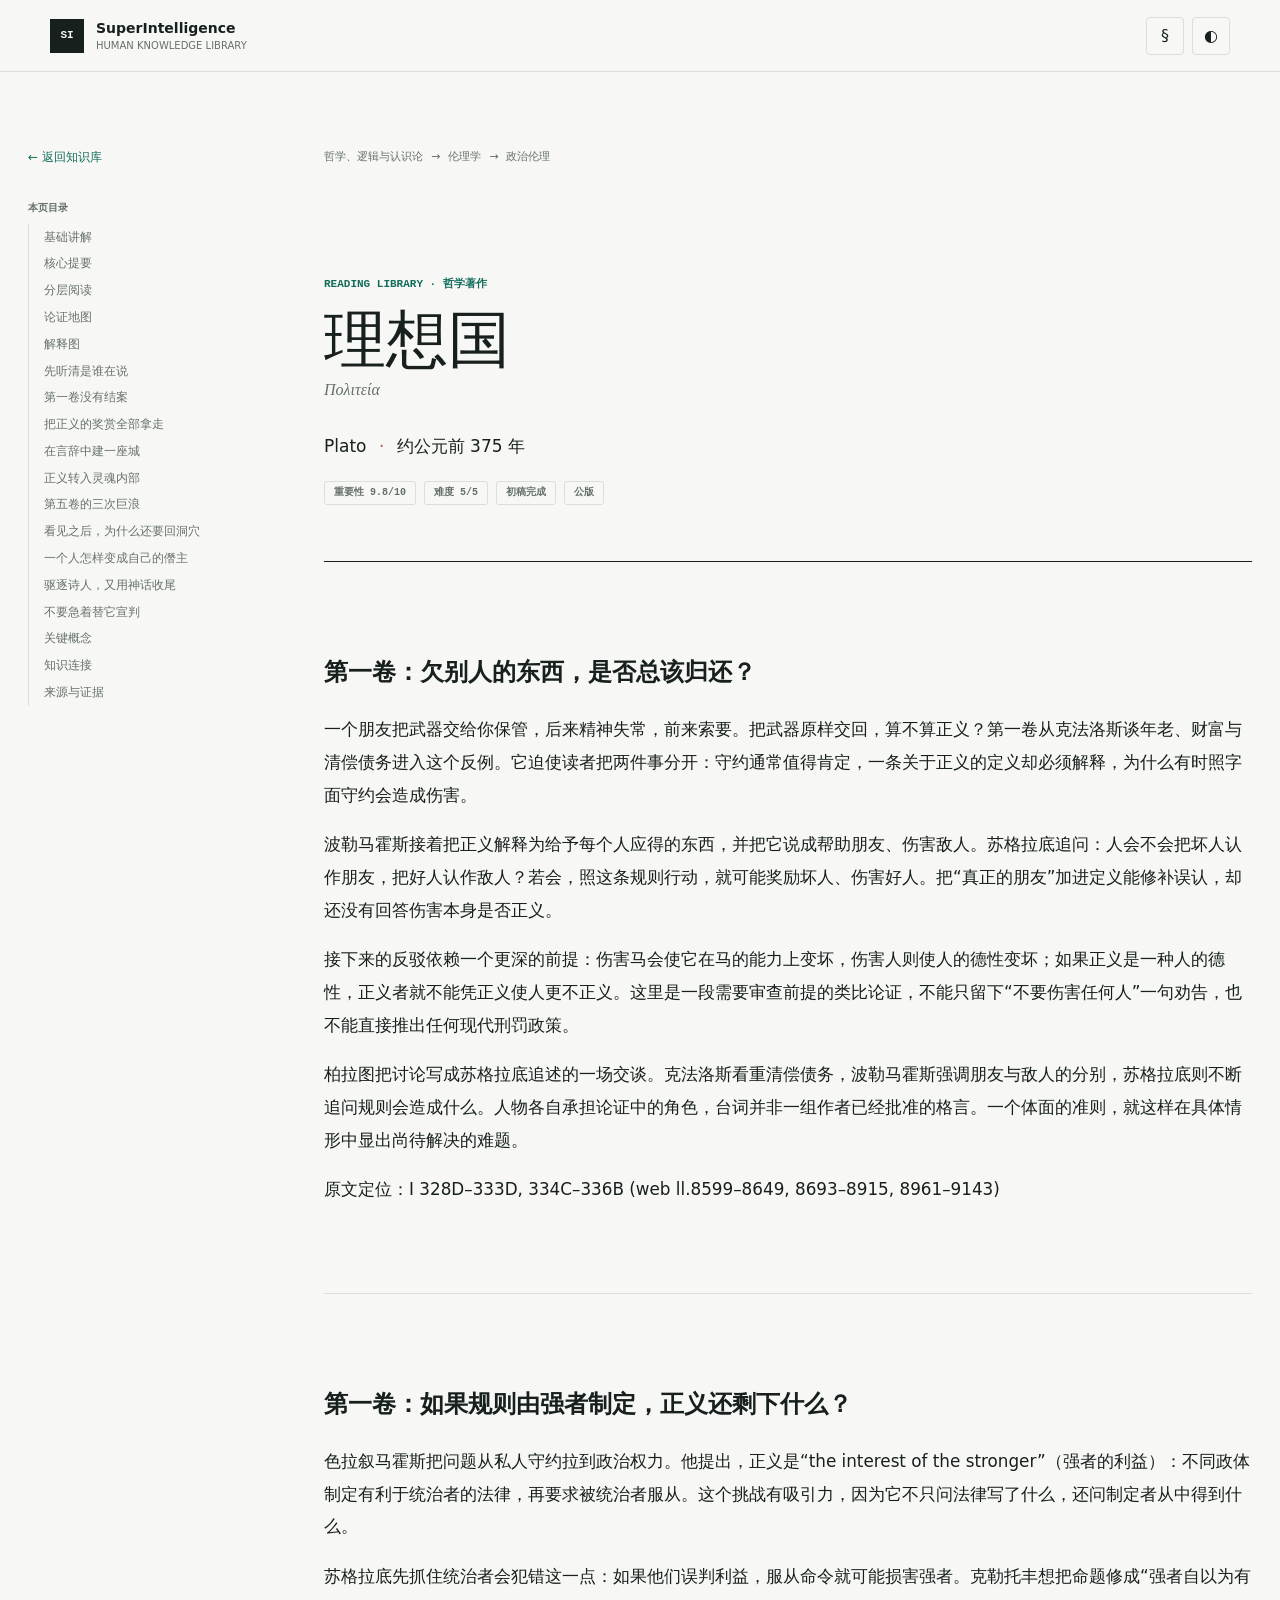
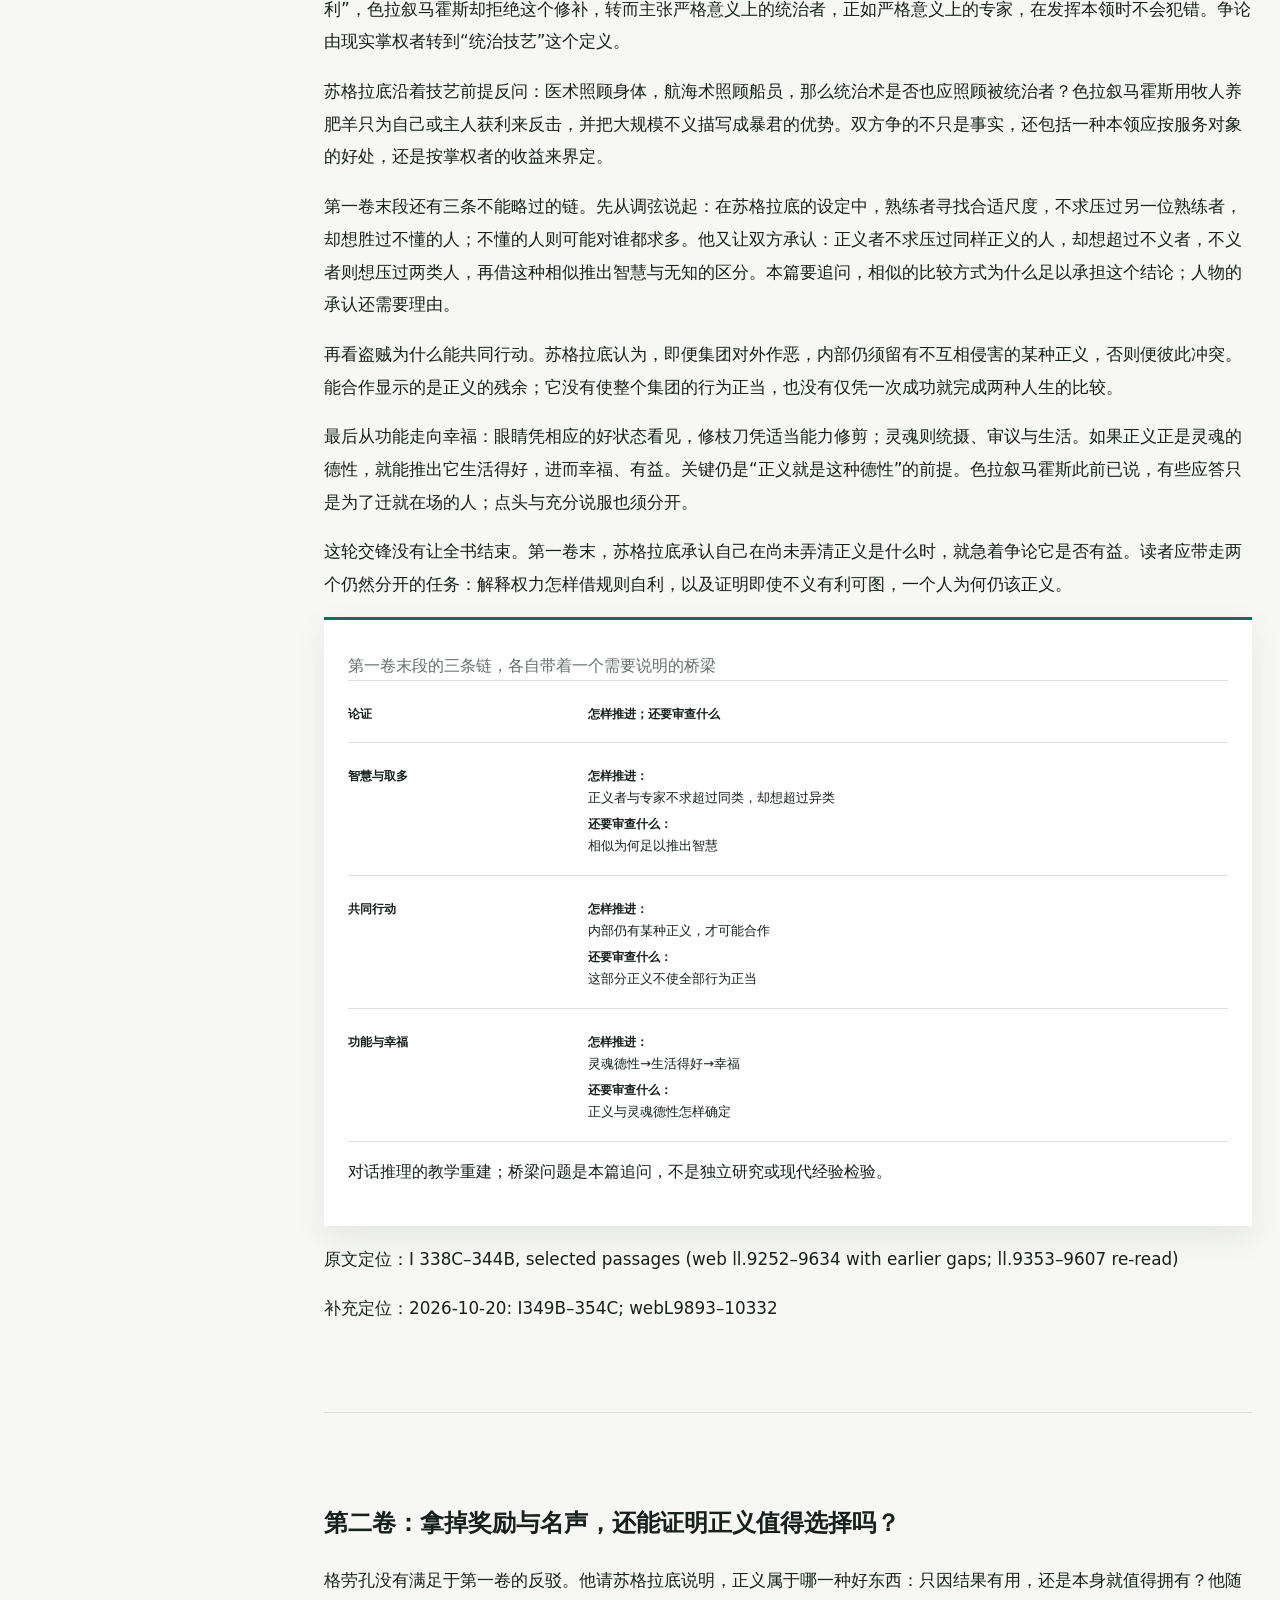
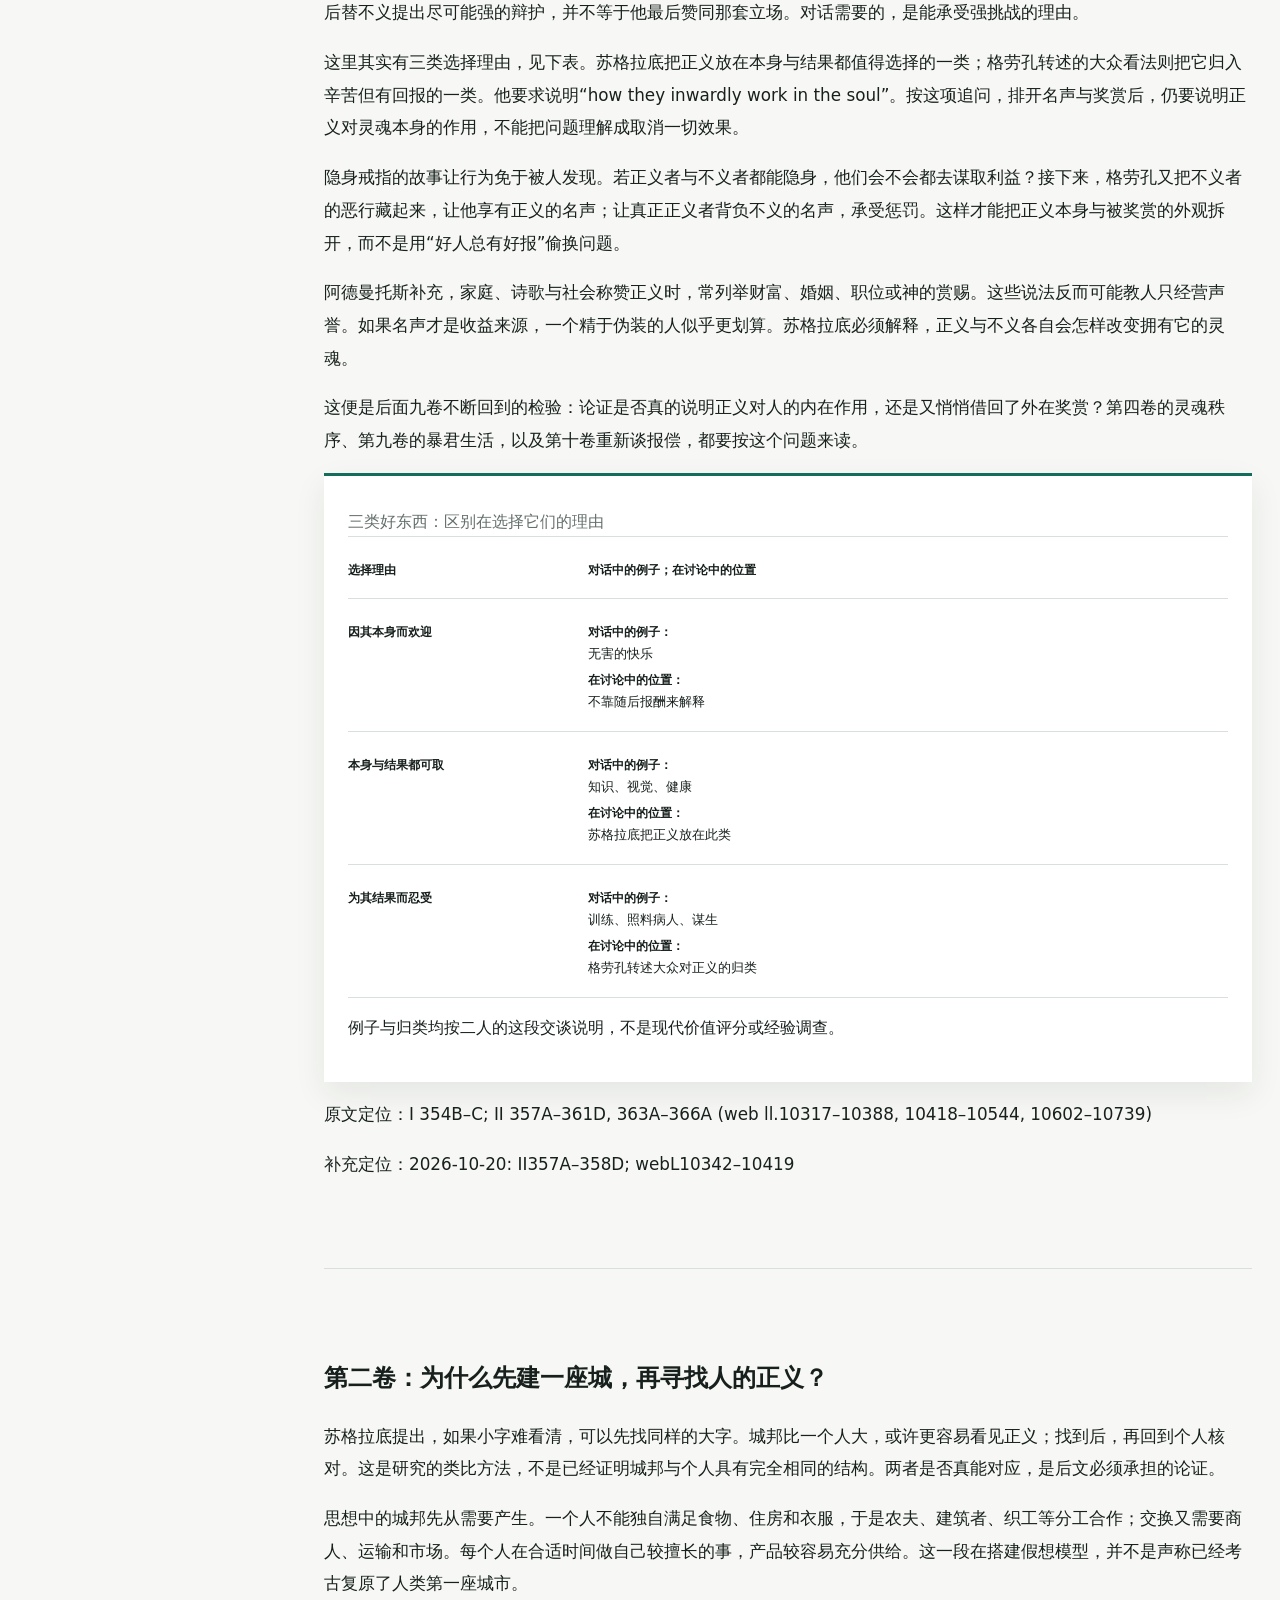
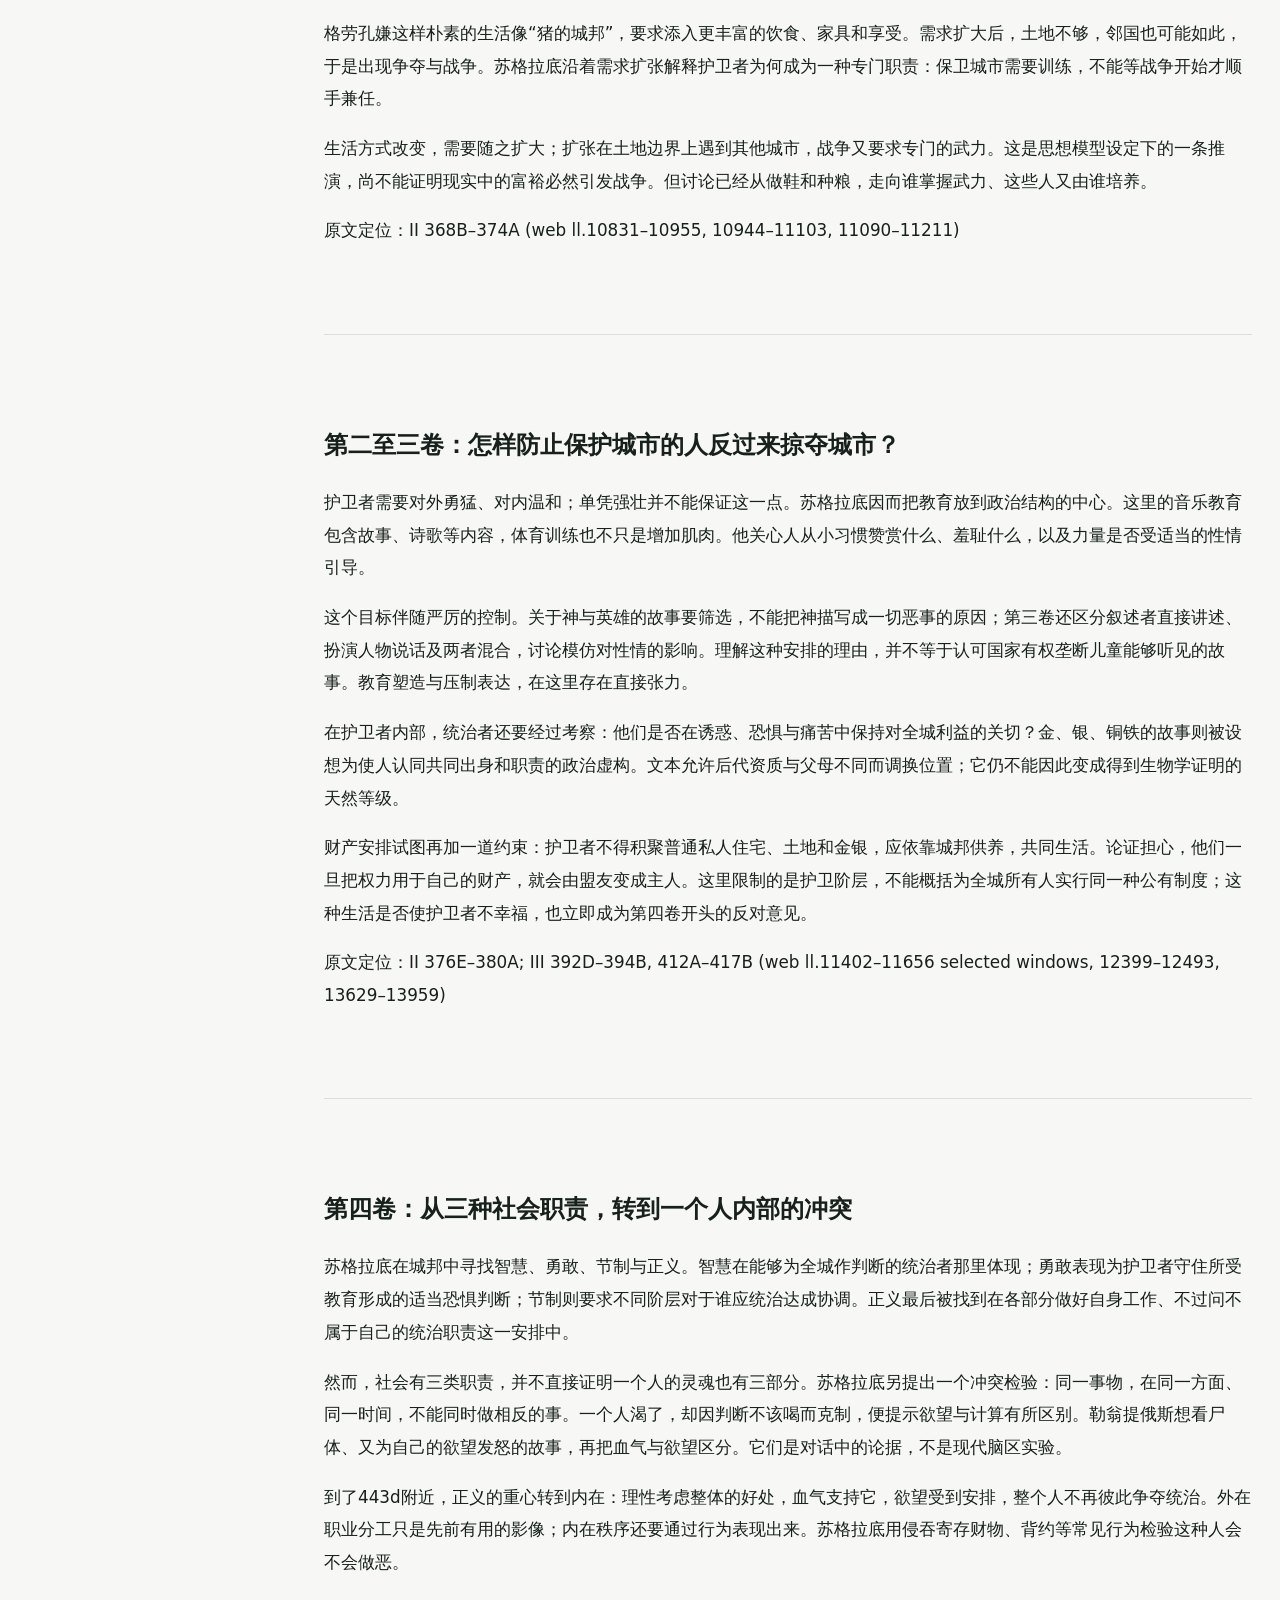
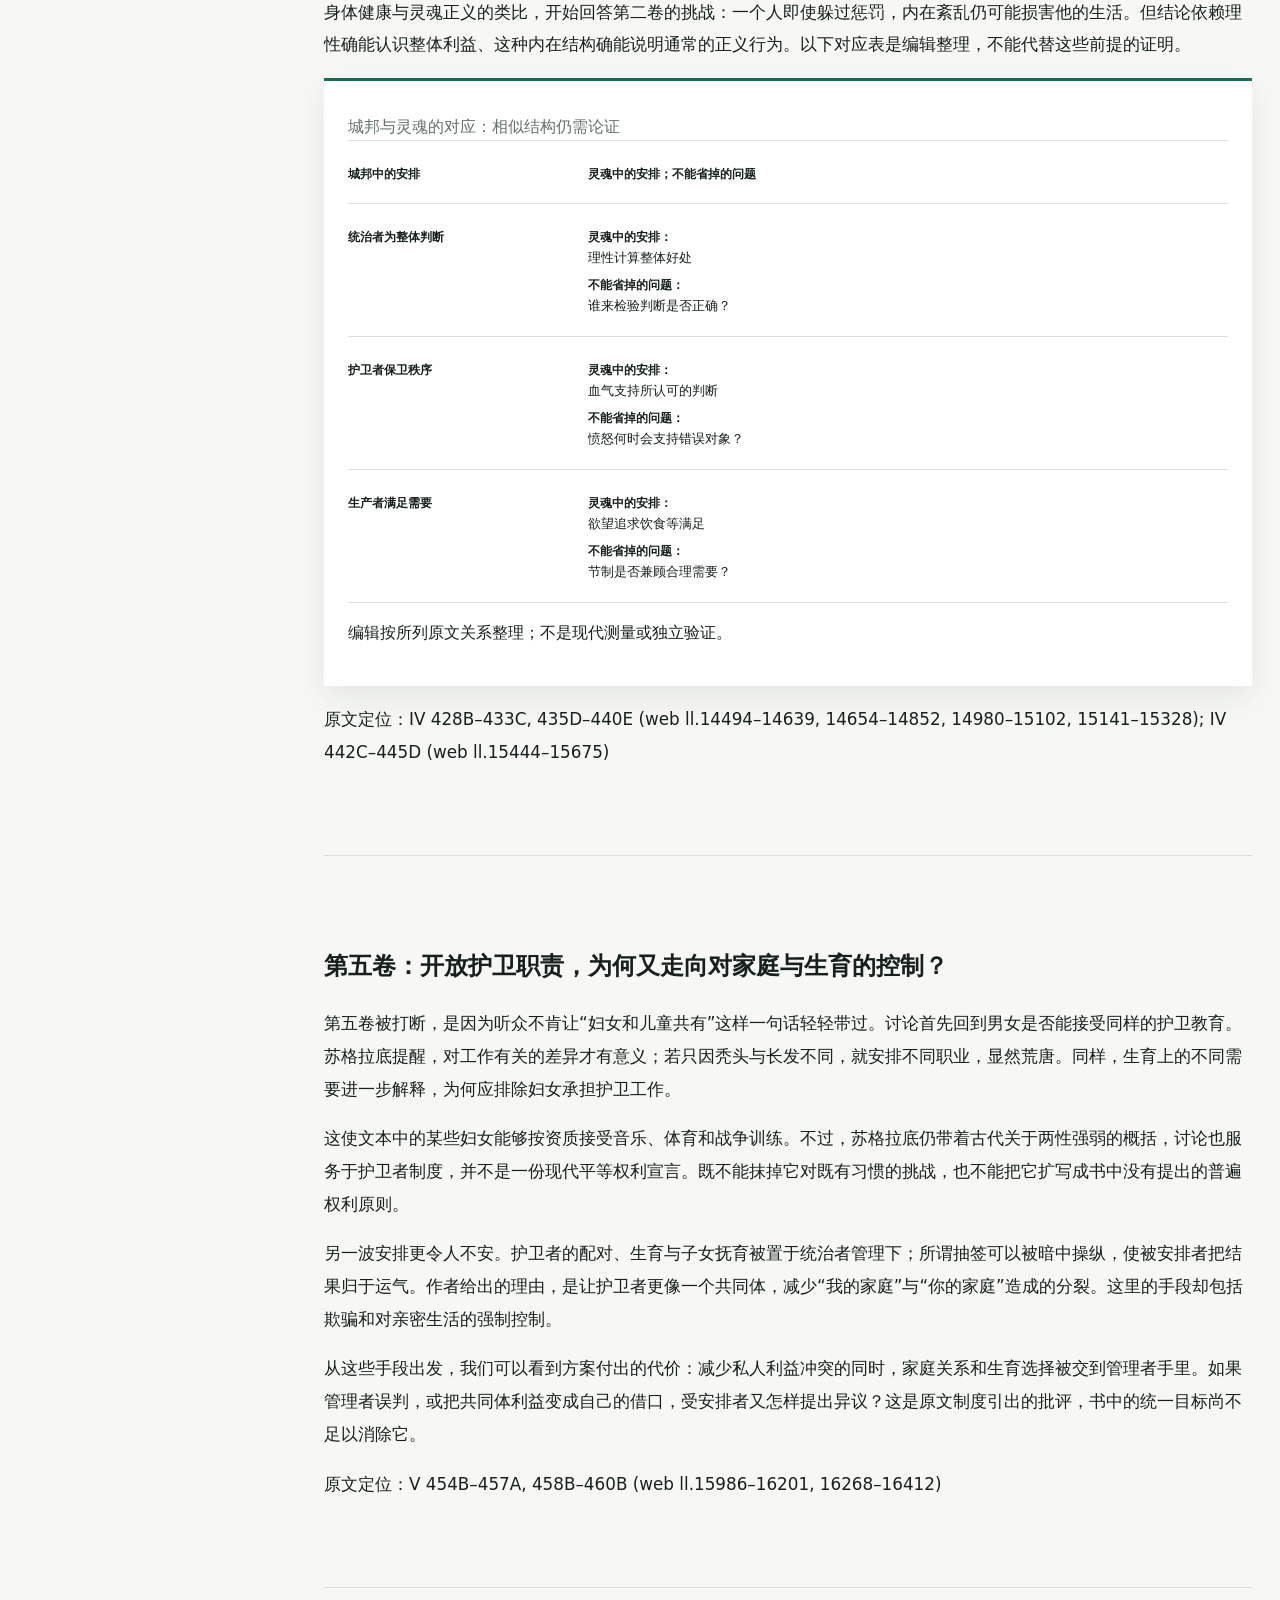
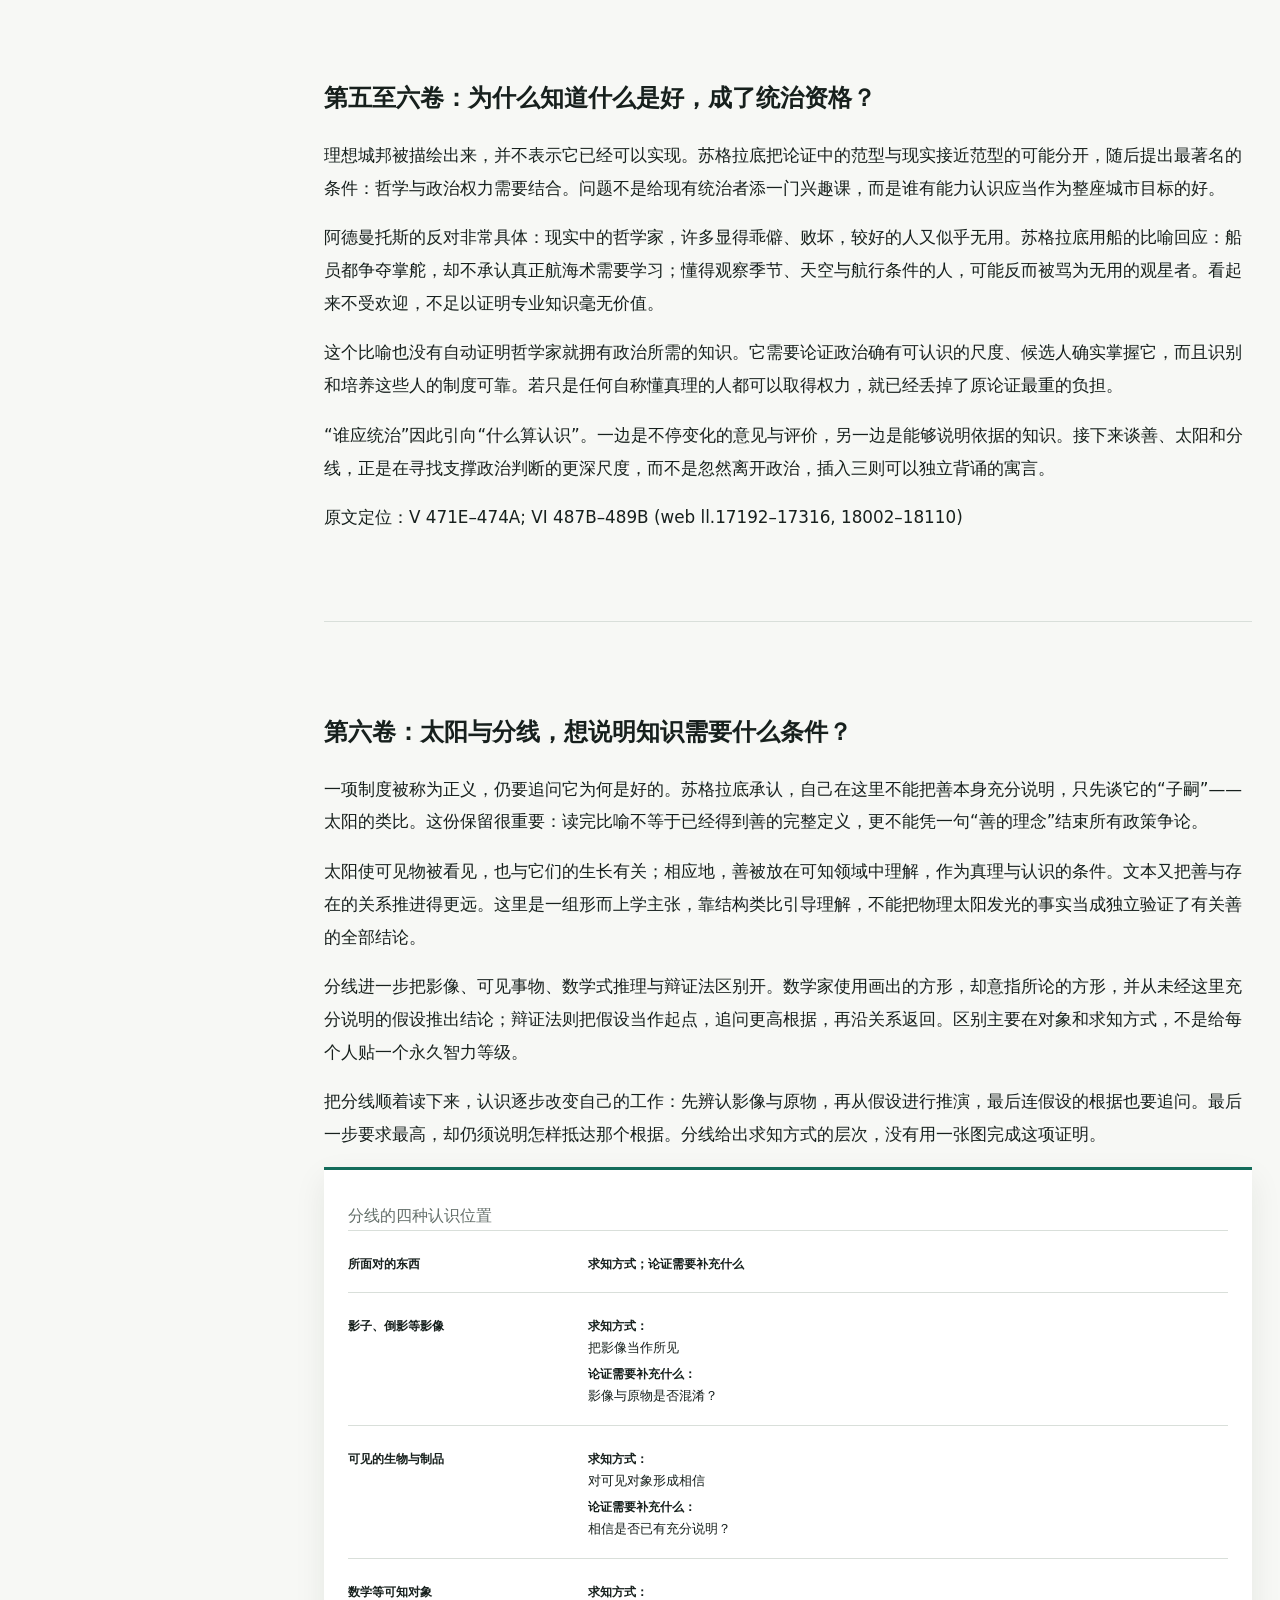
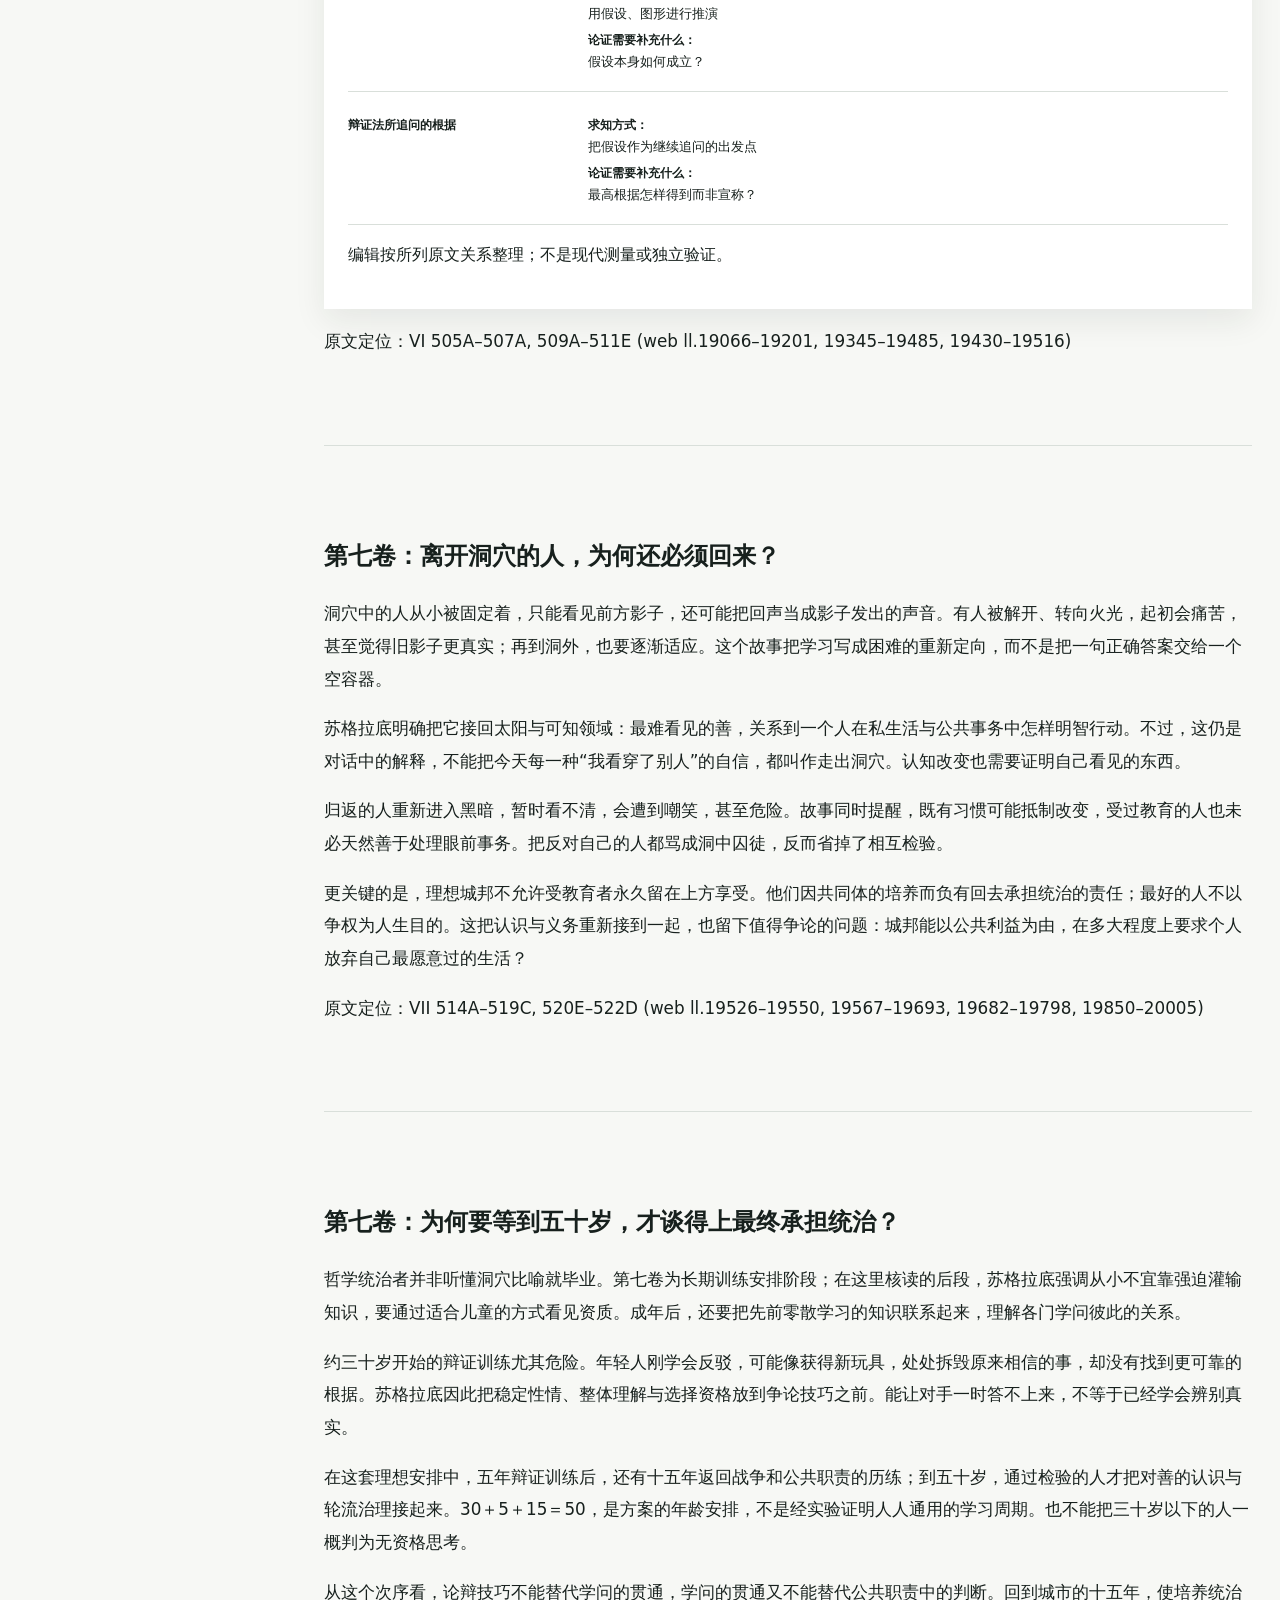
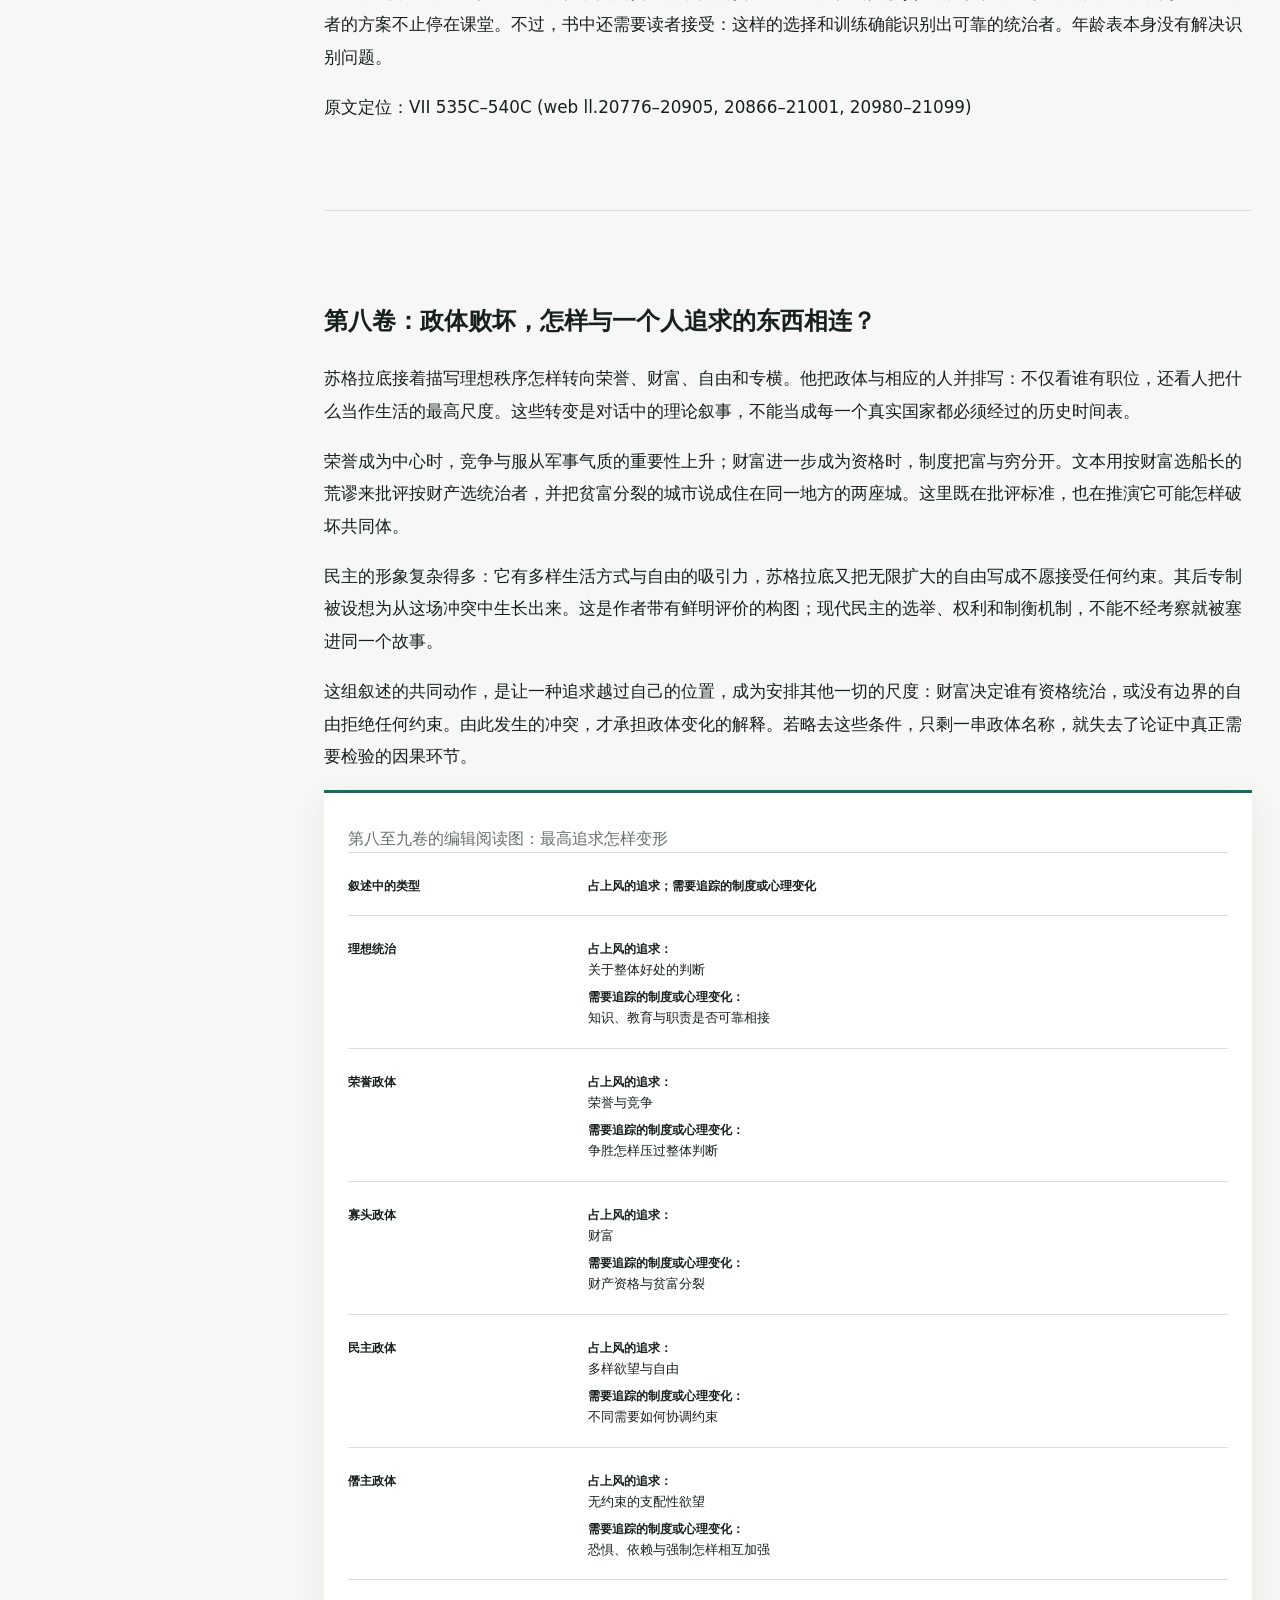
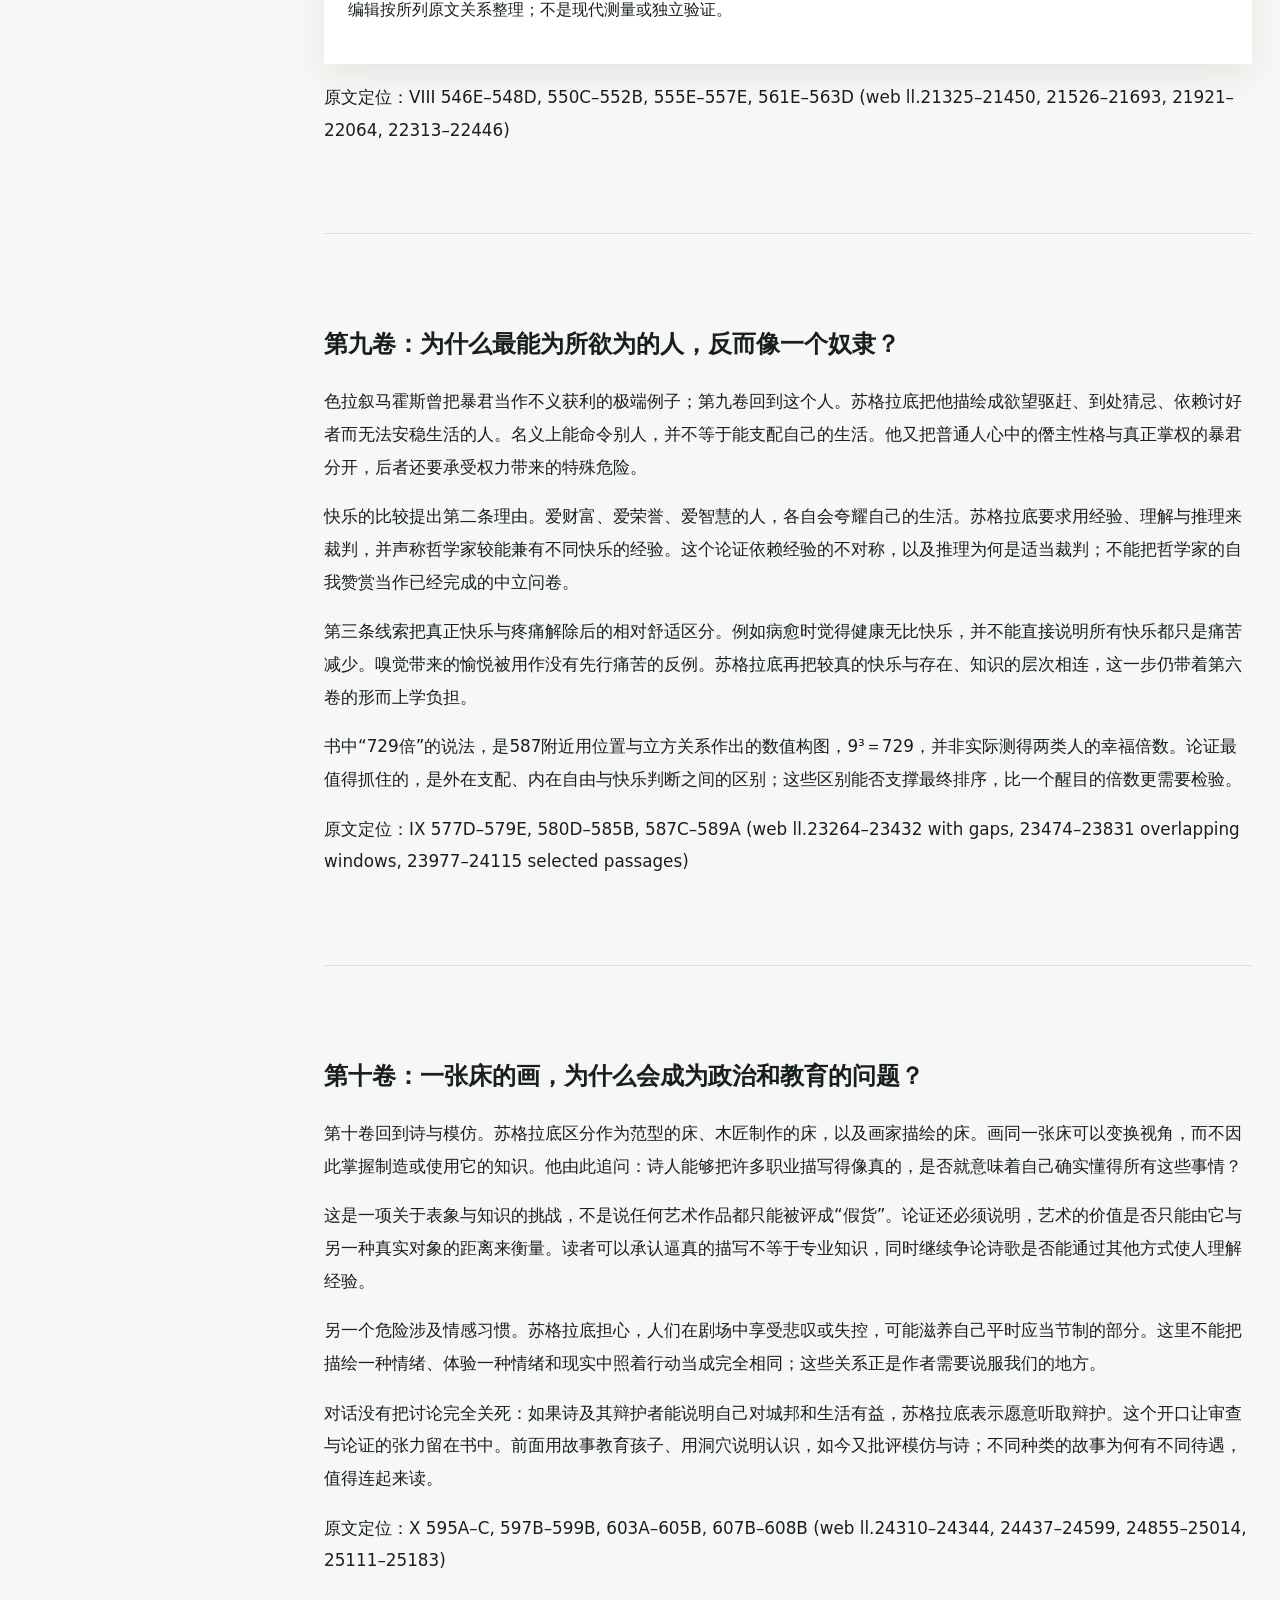
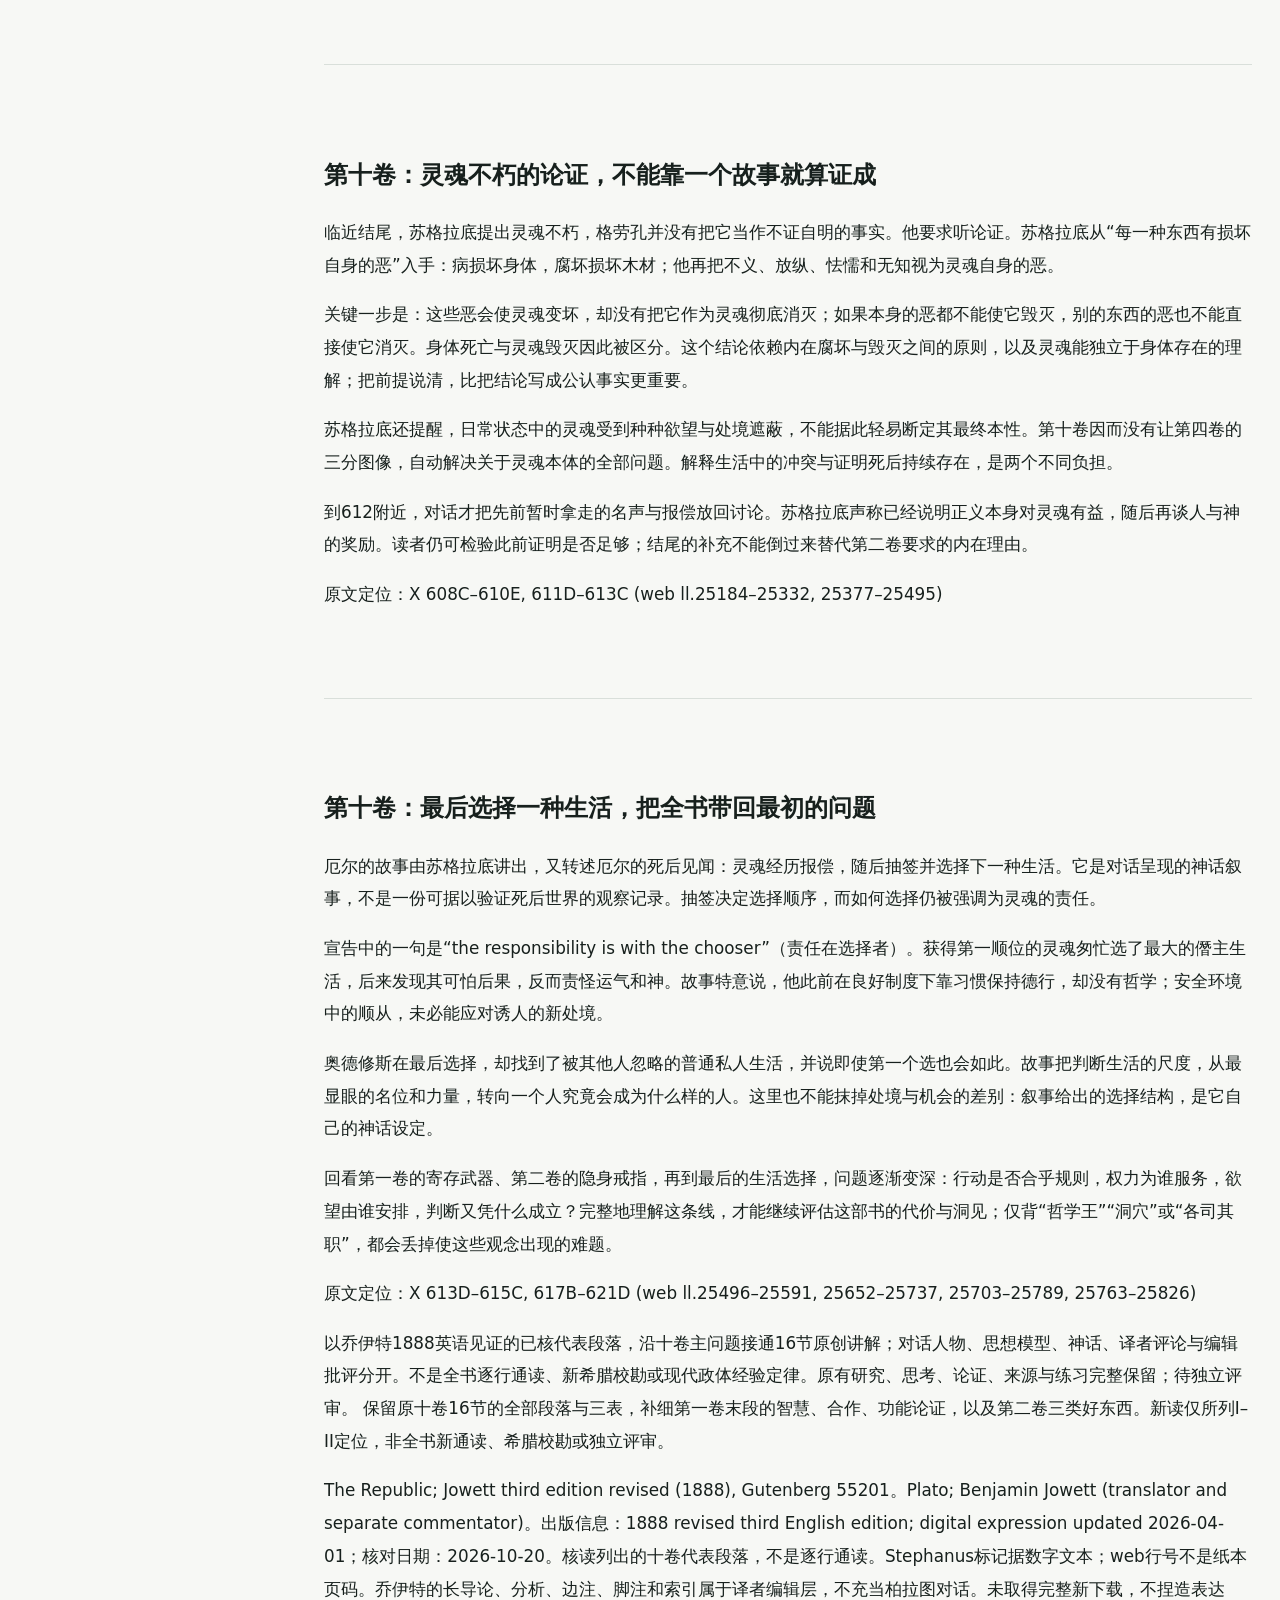
<file: library/books/plato-republic/index.html>
<!doctype html>
<html lang="zh-CN" data-theme="light">
<head>
  <meta charset="utf-8">
  <meta name="viewport" content="width=device-width, initial-scale=1">
  <meta name="description" content="理想国：语境、论证、证据、批评与现代评估。">
  <title>理想国 · SuperIntelligence</title>
  <link rel="icon" href="data:,">
  <link rel="stylesheet" href="../../assets/styles.css">
</head>
<body class="book-page" data-pagefind-body>
  <div class="reading-progress" aria-hidden="true"><span id="reading-progress"></span></div>
  <header class="site-header">
    <a class="brand" href="../../index.html" aria-label="返回 SuperIntelligence 首页">
      <span class="brand-mark" aria-hidden="true">SI</span>
      <span><strong>SuperIntelligence</strong><small>Human Knowledge Library</small></span>
    </a>
    <div class="header-actions">
      <a class="icon-button" href="#sources" title="查看来源" aria-label="查看来源">§</a>
      <button class="icon-button" id="theme-toggle" type="button" title="切换明暗主题" aria-label="切换明暗主题"><span aria-hidden="true">◐</span></button>
    </div>
  </header>

  <div class="book-layout">
    <aside class="book-toc" aria-label="本页目录">
      <a class="toc-back" href="../../index.html">← 返回知识库</a>
      <div class="toc-title">本页目录</div>
      <nav>
<a href="#foundation-0">基础讲解</a>        <a href="#takeaway">核心提要</a>
        <a href="#reading-depths">分层阅读</a>
        <a href="#argument-map">论证地图</a>
<a href="#visualizations">解释图</a><a href="#voices-and-setting">先听清是谁在说</a><a href="#justice-on-trial">第一卷没有结案</a><a href="#strongest-case-against-justice">把正义的奖赏全部拿走</a><a href="#building-the-city">在言辞中建一座城</a><a href="#soul-and-justice">正义转入灵魂内部</a><a href="#three-waves">第五卷的三次巨浪</a><a href="#knowledge-and-return">看见之后，为什么还要回洞穴</a><a href="#decline-and-happiness">一个人怎样变成自己的僭主</a><a href="#poetry-and-myth">驱逐诗人，又用神话收尾</a><a href="#modern-verdicts">不要急着替它宣判</a><a href="#concepts">关键概念</a><a href="#connections">知识连接</a>        <a href="#sources">来源与证据</a>
      </nav>
    </aside>

    <main class="book-main">
      <section class="book-hero">
        <div class="breadcrumb">
          <span>哲学、逻辑与认识论</span><span>→</span><span>伦理学</span><span>→</span><span>政治伦理</span>
        </div>
        <div class="book-kicker">READING LIBRARY · 哲学著作</div>
        <h1>理想国</h1>
<p class="original-title">Πολιτεία</p>        <p class="book-byline">Plato <span>·</span> 约公元前 375 年</p>
        <div class="book-facts">
          <span>重要性 9.8/10</span>
          <span>难度 5/5</span>
          <span>初稿完成</span>
          <span>公版</span>
        </div>
      </section>


      <section class="content-section foundation-section" id="foundation-continuation-0"><h2>第一卷：欠别人的东西，是否总该归还？</h2><p>一个朋友把武器交给你保管，后来精神失常，前来索要。把武器原样交回，算不算正义？第一卷从克法洛斯谈年老、财富与清偿债务进入这个反例。它迫使读者把两件事分开：守约通常值得肯定，一条关于正义的定义却必须解释，为什么有时照字面守约会造成伤害。</p><p>波勒马霍斯接着把正义解释为给予每个人应得的东西，并把它说成帮助朋友、伤害敌人。苏格拉底追问：人会不会把坏人认作朋友，把好人认作敌人？若会，照这条规则行动，就可能奖励坏人、伤害好人。把“真正的朋友”加进定义能修补误认，却还没有回答伤害本身是否正义。</p><p>接下来的反驳依赖一个更深的前提：伤害马会使它在马的能力上变坏，伤害人则使人的德性变坏；如果正义是一种人的德性，正义者就不能凭正义使人更不正义。这里是一段需要审查前提的类比论证，不能只留下“不要伤害任何人”一句劝告，也不能直接推出任何现代刑罚政策。</p><p>柏拉图把讨论写成苏格拉底追述的一场交谈。克法洛斯看重清偿债务，波勒马霍斯强调朋友与敌人的分别，苏格拉底则不断追问规则会造成什么。人物各自承担论证中的角色，台词并非一组作者已经批准的格言。一个体面的准则，就这样在具体情形中显出尚待解决的难题。</p><p><a href="https://www.gutenberg.org/cache/epub/55201/pg55201.txt">原文定位：I 328D–333D, 334C–336B (web ll.8599–8649, 8693–8915, 8961–9143)</a></p></section><section class="content-section foundation-section" id="foundation-continuation-1"><h2>第一卷：如果规则由强者制定，正义还剩下什么？</h2><p>色拉叙马霍斯把问题从私人守约拉到政治权力。他提出，正义是“the interest of the stronger”（强者的利益）：不同政体制定有利于统治者的法律，再要求被统治者服从。这个挑战有吸引力，因为它不只问法律写了什么，还问制定者从中得到什么。</p><p>苏格拉底先抓住统治者会犯错这一点：如果他们误判利益，服从命令就可能损害强者。克勒托丰想把命题修成“强者自以为有利”，色拉叙马霍斯却拒绝这个修补，转而主张严格意义上的统治者，正如严格意义上的专家，在发挥本领时不会犯错。争论由现实掌权者转到“统治技艺”这个定义。</p><p>苏格拉底沿着技艺前提反问：医术照顾身体，航海术照顾船员，那么统治术是否也应照顾被统治者？色拉叙马霍斯用牧人养肥羊只为自己或主人获利来反击，并把大规模不义描写成暴君的优势。双方争的不只是事实，还包括一种本领应按服务对象的好处，还是按掌权者的收益来界定。</p><p>第一卷末段还有三条不能略过的链。先从调弦说起：在苏格拉底的设定中，熟练者寻找合适尺度，不求压过另一位熟练者，却想胜过不懂的人；不懂的人则可能对谁都求多。他又让双方承认：正义者不求压过同样正义的人，却想超过不义者，不义者则想压过两类人，再借这种相似推出智慧与无知的区分。本篇要追问，相似的比较方式为什么足以承担这个结论；人物的承认还需要理由。</p><p>再看盗贼为什么能共同行动。苏格拉底认为，即便集团对外作恶，内部仍须留有不互相侵害的某种正义，否则便彼此冲突。能合作显示的是正义的残余；它没有使整个集团的行为正当，也没有仅凭一次成功就完成两种人生的比较。</p><p>最后从功能走向幸福：眼睛凭相应的好状态看见，修枝刀凭适当能力修剪；灵魂则统摄、审议与生活。如果正义正是灵魂的德性，就能推出它生活得好，进而幸福、有益。关键仍是“正义就是这种德性”的前提。色拉叙马霍斯此前已说，有些应答只是为了迁就在场的人；点头与充分说服也须分开。</p><p>这轮交锋没有让全书结束。第一卷末，苏格拉底承认自己在尚未弄清正义是什么时，就急着争论它是否有益。读者应带走两个仍然分开的任务：解释权力怎样借规则自利，以及证明即使不义有利可图，一个人为何仍该正义。</p><figure class="knowledge-visual"><figcaption><p>第一卷末段的三条链，各自带着一个需要说明的桥梁</p></figcaption><div aria-label="第一卷末段的三条链，各自带着一个需要说明的桥梁" class="behavioral-table editorial-table" role="table"><article role="row"><div role="columnheader"><strong>论证</strong></div><div role="columnheader"><strong>怎样推进；还要审查什么</strong></div></article><article role="row"><div role="rowheader"><strong>智慧与取多</strong></div><div role="cell"><p><strong>怎样推进：</strong>正义者与专家不求超过同类，却想超过异类</p><p><strong>还要审查什么：</strong>相似为何足以推出智慧</p></div></article><article role="row"><div role="rowheader"><strong>共同行动</strong></div><div role="cell"><p><strong>怎样推进：</strong>内部仍有某种正义，才可能合作</p><p><strong>还要审查什么：</strong>这部分正义不使全部行为正当</p></div></article><article role="row"><div role="rowheader"><strong>功能与幸福</strong></div><div role="cell"><p><strong>怎样推进：</strong>灵魂德性→生活得好→幸福</p><p><strong>还要审查什么：</strong>正义与灵魂德性怎样确定</p></div></article></div><p>对话推理的教学重建；桥梁问题是本篇追问，不是独立研究或现代经验检验。</p></figure><p><a href="https://www.gutenberg.org/cache/epub/55201/pg55201.txt">原文定位：I 338C–344B, selected passages (web ll.9252–9634 with earlier gaps; ll.9353–9607 re-read)</a></p><p><a href="https://www.gutenberg.org/cache/epub/55201/pg55201.txt">补充定位：2026-10-20: I349B–354C; webL9893–10332</a></p></section><section class="content-section foundation-section" id="foundation-continuation-2"><h2>第二卷：拿掉奖励与名声，还能证明正义值得选择吗？</h2><p>格劳孔没有满足于第一卷的反驳。他请苏格拉底说明，正义属于哪一种好东西：只因结果有用，还是本身就值得拥有？他随后替不义提出尽可能强的辩护，并不等于他最后赞同那套立场。对话需要的，是能承受强挑战的理由。</p><p>这里其实有三类选择理由，见下表。苏格拉底把正义放在本身与结果都值得选择的一类；格劳孔转述的大众看法则把它归入辛苦但有回报的一类。他要求说明“how they inwardly work in the soul”。按这项追问，排开名声与奖赏后，仍要说明正义对灵魂本身的作用，不能把问题理解成取消一切效果。</p><p>隐身戒指的故事让行为免于被人发现。若正义者与不义者都能隐身，他们会不会都去谋取利益？接下来，格劳孔又把不义者的恶行藏起来，让他享有正义的名声；让真正正义者背负不义的名声，承受惩罚。这样才能把正义本身与被奖赏的外观拆开，而不是用“好人总有好报”偷换问题。</p><p>阿德曼托斯补充，家庭、诗歌与社会称赞正义时，常列举财富、婚姻、职位或神的赏赐。这些说法反而可能教人只经营声誉。如果名声才是收益来源，一个精于伪装的人似乎更划算。苏格拉底必须解释，正义与不义各自会怎样改变拥有它的灵魂。</p><p>这便是后面九卷不断回到的检验：论证是否真的说明正义对人的内在作用，还是又悄悄借回了外在奖赏？第四卷的灵魂秩序、第九卷的暴君生活，以及第十卷重新谈报偿，都要按这个问题来读。</p><figure class="knowledge-visual"><figcaption><p>三类好东西：区别在选择它们的理由</p></figcaption><div aria-label="三类好东西：区别在选择它们的理由" class="behavioral-table editorial-table" role="table"><article role="row"><div role="columnheader"><strong>选择理由</strong></div><div role="columnheader"><strong>对话中的例子；在讨论中的位置</strong></div></article><article role="row"><div role="rowheader"><strong>因其本身而欢迎</strong></div><div role="cell"><p><strong>对话中的例子：</strong>无害的快乐</p><p><strong>在讨论中的位置：</strong>不靠随后报酬来解释</p></div></article><article role="row"><div role="rowheader"><strong>本身与结果都可取</strong></div><div role="cell"><p><strong>对话中的例子：</strong>知识、视觉、健康</p><p><strong>在讨论中的位置：</strong>苏格拉底把正义放在此类</p></div></article><article role="row"><div role="rowheader"><strong>为其结果而忍受</strong></div><div role="cell"><p><strong>对话中的例子：</strong>训练、照料病人、谋生</p><p><strong>在讨论中的位置：</strong>格劳孔转述大众对正义的归类</p></div></article></div><p>例子与归类均按二人的这段交谈说明，不是现代价值评分或经验调查。</p></figure><p><a href="https://www.gutenberg.org/cache/epub/55201/pg55201.txt">原文定位：I 354B–C; II 357A–361D, 363A–366A (web ll.10317–10388, 10418–10544, 10602–10739)</a></p><p><a href="https://www.gutenberg.org/cache/epub/55201/pg55201.txt">补充定位：2026-10-20: II357A–358D; webL10342–10419</a></p></section><section class="content-section foundation-section" id="foundation-continuation-3"><h2>第二卷：为什么先建一座城，再寻找人的正义？</h2><p>苏格拉底提出，如果小字难看清，可以先找同样的大字。城邦比一个人大，或许更容易看见正义；找到后，再回到个人核对。这是研究的类比方法，不是已经证明城邦与个人具有完全相同的结构。两者是否真能对应，是后文必须承担的论证。</p><p>思想中的城邦先从需要产生。一个人不能独自满足食物、住房和衣服，于是农夫、建筑者、织工等分工合作；交换又需要商人、运输和市场。每个人在合适时间做自己较擅长的事，产品较容易充分供给。这一段在搭建假想模型，并不是声称已经考古复原了人类第一座城市。</p><p>格劳孔嫌这样朴素的生活像“猪的城邦”，要求添入更丰富的饮食、家具和享受。需求扩大后，土地不够，邻国也可能如此，于是出现争夺与战争。苏格拉底沿着需求扩张解释护卫者为何成为一种专门职责：保卫城市需要训练，不能等战争开始才顺手兼任。</p><p>生活方式改变，需要随之扩大；扩张在土地边界上遇到其他城市，战争又要求专门的武力。这是思想模型设定下的一条推演，尚不能证明现实中的富裕必然引发战争。但讨论已经从做鞋和种粮，走向谁掌握武力、这些人又由谁培养。</p><p><a href="https://www.gutenberg.org/cache/epub/55201/pg55201.txt">原文定位：II 368B–374A (web ll.10831–10955, 10944–11103, 11090–11211)</a></p></section><section class="content-section foundation-section" id="foundation-continuation-4"><h2>第二至三卷：怎样防止保护城市的人反过来掠夺城市？</h2><p>护卫者需要对外勇猛、对内温和；单凭强壮并不能保证这一点。苏格拉底因而把教育放到政治结构的中心。这里的音乐教育包含故事、诗歌等内容，体育训练也不只是增加肌肉。他关心人从小习惯赞赏什么、羞耻什么，以及力量是否受适当的性情引导。</p><p>这个目标伴随严厉的控制。关于神与英雄的故事要筛选，不能把神描写成一切恶事的原因；第三卷还区分叙述者直接讲述、扮演人物说话及两者混合，讨论模仿对性情的影响。理解这种安排的理由，并不等于认可国家有权垄断儿童能够听见的故事。教育塑造与压制表达，在这里存在直接张力。</p><p>在护卫者内部，统治者还要经过考察：他们是否在诱惑、恐惧与痛苦中保持对全城利益的关切？金、银、铜铁的故事则被设想为使人认同共同出身和职责的政治虚构。文本允许后代资质与父母不同而调换位置；它仍不能因此变成得到生物学证明的天然等级。</p><p>财产安排试图再加一道约束：护卫者不得积聚普通私人住宅、土地和金银，应依靠城邦供养，共同生活。论证担心，他们一旦把权力用于自己的财产，就会由盟友变成主人。这里限制的是护卫阶层，不能概括为全城所有人实行同一种公有制度；这种生活是否使护卫者不幸福，也立即成为第四卷开头的反对意见。</p><p><a href="https://www.gutenberg.org/cache/epub/55201/pg55201.txt">原文定位：II 376E–380A; III 392D–394B, 412A–417B (web ll.11402–11656 selected windows, 12399–12493, 13629–13959)</a></p></section><section class="content-section foundation-section" id="foundation-continuation-5"><h2>第四卷：从三种社会职责，转到一个人内部的冲突</h2><p>苏格拉底在城邦中寻找智慧、勇敢、节制与正义。智慧在能够为全城作判断的统治者那里体现；勇敢表现为护卫者守住所受教育形成的适当恐惧判断；节制则要求不同阶层对于谁应统治达成协调。正义最后被找到在各部分做好自身工作、不过问不属于自己的统治职责这一安排中。</p><p>然而，社会有三类职责，并不直接证明一个人的灵魂也有三部分。苏格拉底另提出一个冲突检验：同一事物，在同一方面、同一时间，不能同时做相反的事。一个人渴了，却因判断不该喝而克制，便提示欲望与计算有所区别。勒翁提俄斯想看尸体、又为自己的欲望发怒的故事，再把血气与欲望区分。它们是对话中的论据，不是现代脑区实验。</p><p>到了443d附近，正义的重心转到内在：理性考虑整体的好处，血气支持它，欲望受到安排，整个人不再彼此争夺统治。外在职业分工只是先前有用的影像；内在秩序还要通过行为表现出来。苏格拉底用侵吞寄存财物、背约等常见行为检验这种人会不会做恶。</p><p>身体健康与灵魂正义的类比，开始回答第二卷的挑战：一个人即使躲过惩罚，内在紊乱仍可能损害他的生活。但结论依赖理性确能认识整体利益、这种内在结构确能说明通常的正义行为。以下对应表是编辑整理，不能代替这些前提的证明。</p><figure class="knowledge-visual"><figcaption><p>城邦与灵魂的对应：相似结构仍需论证</p></figcaption><div aria-label="城邦与灵魂的对应：相似结构仍需论证" class="behavioral-table editorial-table" role="table"><article role="row"><div role="columnheader"><strong>城邦中的安排</strong></div><div role="columnheader"><strong>灵魂中的安排；不能省掉的问题</strong></div></article><article role="row"><div role="rowheader"><strong>统治者为整体判断</strong></div><div role="cell"><p><strong>灵魂中的安排：</strong>理性计算整体好处</p><p><strong>不能省掉的问题：</strong>谁来检验判断是否正确？</p></div></article><article role="row"><div role="rowheader"><strong>护卫者保卫秩序</strong></div><div role="cell"><p><strong>灵魂中的安排：</strong>血气支持所认可的判断</p><p><strong>不能省掉的问题：</strong>愤怒何时会支持错误对象？</p></div></article><article role="row"><div role="rowheader"><strong>生产者满足需要</strong></div><div role="cell"><p><strong>灵魂中的安排：</strong>欲望追求饮食等满足</p><p><strong>不能省掉的问题：</strong>节制是否兼顾合理需要？</p></div></article></div><p>编辑按所列原文关系整理；不是现代测量或独立验证。</p></figure><p><a href="https://www.gutenberg.org/cache/epub/55201/pg55201.txt">原文定位：IV 428B–433C, 435D–440E (web ll.14494–14639, 14654–14852, 14980–15102, 15141–15328); IV 442C–445D (web ll.15444–15675)</a></p></section><section class="content-section foundation-section" id="foundation-continuation-6"><h2>第五卷：开放护卫职责，为何又走向对家庭与生育的控制？</h2><p>第五卷被打断，是因为听众不肯让“妇女和儿童共有”这样一句话轻轻带过。讨论首先回到男女是否能接受同样的护卫教育。苏格拉底提醒，对工作有关的差异才有意义；若只因秃头与长发不同，就安排不同职业，显然荒唐。同样，生育上的不同需要进一步解释，为何应排除妇女承担护卫工作。</p><p>这使文本中的某些妇女能够按资质接受音乐、体育和战争训练。不过，苏格拉底仍带着古代关于两性强弱的概括，讨论也服务于护卫者制度，并不是一份现代平等权利宣言。既不能抹掉它对既有习惯的挑战，也不能把它扩写成书中没有提出的普遍权利原则。</p><p>另一波安排更令人不安。护卫者的配对、生育与子女抚育被置于统治者管理下；所谓抽签可以被暗中操纵，使被安排者把结果归于运气。作者给出的理由，是让护卫者更像一个共同体，减少“我的家庭”与“你的家庭”造成的分裂。这里的手段却包括欺骗和对亲密生活的强制控制。</p><p>从这些手段出发，我们可以看到方案付出的代价：减少私人利益冲突的同时，家庭关系和生育选择被交到管理者手里。如果管理者误判，或把共同体利益变成自己的借口，受安排者又怎样提出异议？这是原文制度引出的批评，书中的统一目标尚不足以消除它。</p><p><a href="https://www.gutenberg.org/cache/epub/55201/pg55201.txt">原文定位：V 454B–457A, 458B–460B (web ll.15986–16201, 16268–16412)</a></p></section><section class="content-section foundation-section" id="foundation-continuation-7"><h2>第五至六卷：为什么知道什么是好，成了统治资格？</h2><p>理想城邦被描绘出来，并不表示它已经可以实现。苏格拉底把论证中的范型与现实接近范型的可能分开，随后提出最著名的条件：哲学与政治权力需要结合。问题不是给现有统治者添一门兴趣课，而是谁有能力认识应当作为整座城市目标的好。</p><p>阿德曼托斯的反对非常具体：现实中的哲学家，许多显得乖僻、败坏，较好的人又似乎无用。苏格拉底用船的比喻回应：船员都争夺掌舵，却不承认真正航海术需要学习；懂得观察季节、天空与航行条件的人，可能反而被骂为无用的观星者。看起来不受欢迎，不足以证明专业知识毫无价值。</p><p>这个比喻也没有自动证明哲学家就拥有政治所需的知识。它需要论证政治确有可认识的尺度、候选人确实掌握它，而且识别和培养这些人的制度可靠。若只是任何自称懂真理的人都可以取得权力，就已经丢掉了原论证最重的负担。</p><p>“谁应统治”因此引向“什么算认识”。一边是不停变化的意见与评价，另一边是能够说明依据的知识。接下来谈善、太阳和分线，正是在寻找支撑政治判断的更深尺度，而不是忽然离开政治，插入三则可以独立背诵的寓言。</p><p><a href="https://www.gutenberg.org/cache/epub/55201/pg55201.txt">原文定位：V 471E–474A; VI 487B–489B (web ll.17192–17316, 18002–18110)</a></p></section><section class="content-section foundation-section" id="foundation-continuation-8"><h2>第六卷：太阳与分线，想说明知识需要什么条件？</h2><p>一项制度被称为正义，仍要追问它为何是好的。苏格拉底承认，自己在这里不能把善本身充分说明，只先谈它的“子嗣”——太阳的类比。这份保留很重要：读完比喻不等于已经得到善的完整定义，更不能凭一句“善的理念”结束所有政策争论。</p><p>太阳使可见物被看见，也与它们的生长有关；相应地，善被放在可知领域中理解，作为真理与认识的条件。文本又把善与存在的关系推进得更远。这里是一组形而上学主张，靠结构类比引导理解，不能把物理太阳发光的事实当成独立验证了有关善的全部结论。</p><p>分线进一步把影像、可见事物、数学式推理与辩证法区别开。数学家使用画出的方形，却意指所论的方形，并从未经这里充分说明的假设推出结论；辩证法则把假设当作起点，追问更高根据，再沿关系返回。区别主要在对象和求知方式，不是给每个人贴一个永久智力等级。</p><p>把分线顺着读下来，认识逐步改变自己的工作：先辨认影像与原物，再从假设进行推演，最后连假设的根据也要追问。最后一步要求最高，却仍须说明怎样抵达那个根据。分线给出求知方式的层次，没有用一张图完成这项证明。</p><figure class="knowledge-visual"><figcaption><p>分线的四种认识位置</p></figcaption><div aria-label="分线的四种认识位置" class="behavioral-table editorial-table" role="table"><article role="row"><div role="columnheader"><strong>所面对的东西</strong></div><div role="columnheader"><strong>求知方式；论证需要补充什么</strong></div></article><article role="row"><div role="rowheader"><strong>影子、倒影等影像</strong></div><div role="cell"><p><strong>求知方式：</strong>把影像当作所见</p><p><strong>论证需要补充什么：</strong>影像与原物是否混淆？</p></div></article><article role="row"><div role="rowheader"><strong>可见的生物与制品</strong></div><div role="cell"><p><strong>求知方式：</strong>对可见对象形成相信</p><p><strong>论证需要补充什么：</strong>相信是否已有充分说明？</p></div></article><article role="row"><div role="rowheader"><strong>数学等可知对象</strong></div><div role="cell"><p><strong>求知方式：</strong>用假设、图形进行推演</p><p><strong>论证需要补充什么：</strong>假设本身如何成立？</p></div></article><article role="row"><div role="rowheader"><strong>辩证法所追问的根据</strong></div><div role="cell"><p><strong>求知方式：</strong>把假设作为继续追问的出发点</p><p><strong>论证需要补充什么：</strong>最高根据怎样得到而非宣称？</p></div></article></div><p>编辑按所列原文关系整理；不是现代测量或独立验证。</p></figure><p><a href="https://www.gutenberg.org/cache/epub/55201/pg55201.txt">原文定位：VI 505A–507A, 509A–511E (web ll.19066–19201, 19345–19485, 19430–19516)</a></p></section><section class="content-section foundation-section" id="foundation-continuation-9"><h2>第七卷：离开洞穴的人，为何还必须回来？</h2><p>洞穴中的人从小被固定着，只能看见前方影子，还可能把回声当成影子发出的声音。有人被解开、转向火光，起初会痛苦，甚至觉得旧影子更真实；再到洞外，也要逐渐适应。这个故事把学习写成困难的重新定向，而不是把一句正确答案交给一个空容器。</p><p>苏格拉底明确把它接回太阳与可知领域：最难看见的善，关系到一个人在私生活与公共事务中怎样明智行动。不过，这仍是对话中的解释，不能把今天每一种“我看穿了别人”的自信，都叫作走出洞穴。认知改变也需要证明自己看见的东西。</p><p>归返的人重新进入黑暗，暂时看不清，会遭到嘲笑，甚至危险。故事同时提醒，既有习惯可能抵制改变，受过教育的人也未必天然善于处理眼前事务。把反对自己的人都骂成洞中囚徒，反而省掉了相互检验。</p><p>更关键的是，理想城邦不允许受教育者永久留在上方享受。他们因共同体的培养而负有回去承担统治的责任；最好的人不以争权为人生目的。这把认识与义务重新接到一起，也留下值得争论的问题：城邦能以公共利益为由，在多大程度上要求个人放弃自己最愿意过的生活？</p><p><a href="https://www.gutenberg.org/cache/epub/55201/pg55201.txt">原文定位：VII 514A–519C, 520E–522D (web ll.19526–19550, 19567–19693, 19682–19798, 19850–20005)</a></p></section><section class="content-section foundation-section" id="foundation-continuation-10"><h2>第七卷：为何要等到五十岁，才谈得上最终承担统治？</h2><p>哲学统治者并非听懂洞穴比喻就毕业。第七卷为长期训练安排阶段；在这里核读的后段，苏格拉底强调从小不宜靠强迫灌输知识，要通过适合儿童的方式看见资质。成年后，还要把先前零散学习的知识联系起来，理解各门学问彼此的关系。</p><p>约三十岁开始的辩证训练尤其危险。年轻人刚学会反驳，可能像获得新玩具，处处拆毁原来相信的事，却没有找到更可靠的根据。苏格拉底因此把稳定性情、整体理解与选择资格放到争论技巧之前。能让对手一时答不上来，不等于已经学会辨别真实。</p><p>在这套理想安排中，五年辩证训练后，还有十五年返回战争和公共职责的历练；到五十岁，通过检验的人才把对善的认识与轮流治理接起来。30＋5＋15＝50，是方案的年龄安排，不是经实验证明人人通用的学习周期。也不能把三十岁以下的人一概判为无资格思考。</p><p>从这个次序看，论辩技巧不能替代学问的贯通，学问的贯通又不能替代公共职责中的判断。回到城市的十五年，使培养统治者的方案不止停在课堂。不过，书中还需要读者接受：这样的选择和训练确能识别出可靠的统治者。年龄表本身没有解决识别问题。</p><p><a href="https://www.gutenberg.org/cache/epub/55201/pg55201.txt">原文定位：VII 535C–540C (web ll.20776–20905, 20866–21001, 20980–21099)</a></p></section><section class="content-section foundation-section" id="foundation-continuation-11"><h2>第八卷：政体败坏，怎样与一个人追求的东西相连？</h2><p>苏格拉底接着描写理想秩序怎样转向荣誉、财富、自由和专横。他把政体与相应的人并排写：不仅看谁有职位，还看人把什么当作生活的最高尺度。这些转变是对话中的理论叙事，不能当成每一个真实国家都必须经过的历史时间表。</p><p>荣誉成为中心时，竞争与服从军事气质的重要性上升；财富进一步成为资格时，制度把富与穷分开。文本用按财富选船长的荒谬来批评按财产选统治者，并把贫富分裂的城市说成住在同一地方的两座城。这里既在批评标准，也在推演它可能怎样破坏共同体。</p><p>民主的形象复杂得多：它有多样生活方式与自由的吸引力，苏格拉底又把无限扩大的自由写成不愿接受任何约束。其后专制被设想为从这场冲突中生长出来。这是作者带有鲜明评价的构图；现代民主的选举、权利和制衡机制，不能不经考察就被塞进同一个故事。</p><p>这组叙述的共同动作，是让一种追求越过自己的位置，成为安排其他一切的尺度：财富决定谁有资格统治，或没有边界的自由拒绝任何约束。由此发生的冲突，才承担政体变化的解释。若略去这些条件，只剩一串政体名称，就失去了论证中真正需要检验的因果环节。</p><figure class="knowledge-visual"><figcaption><p>第八至九卷的编辑阅读图：最高追求怎样变形</p></figcaption><div aria-label="第八至九卷的编辑阅读图：最高追求怎样变形" class="behavioral-table editorial-table" role="table"><article role="row"><div role="columnheader"><strong>叙述中的类型</strong></div><div role="columnheader"><strong>占上风的追求；需要追踪的制度或心理变化</strong></div></article><article role="row"><div role="rowheader"><strong>理想统治</strong></div><div role="cell"><p><strong>占上风的追求：</strong>关于整体好处的判断</p><p><strong>需要追踪的制度或心理变化：</strong>知识、教育与职责是否可靠相接</p></div></article><article role="row"><div role="rowheader"><strong>荣誉政体</strong></div><div role="cell"><p><strong>占上风的追求：</strong>荣誉与竞争</p><p><strong>需要追踪的制度或心理变化：</strong>争胜怎样压过整体判断</p></div></article><article role="row"><div role="rowheader"><strong>寡头政体</strong></div><div role="cell"><p><strong>占上风的追求：</strong>财富</p><p><strong>需要追踪的制度或心理变化：</strong>财产资格与贫富分裂</p></div></article><article role="row"><div role="rowheader"><strong>民主政体</strong></div><div role="cell"><p><strong>占上风的追求：</strong>多样欲望与自由</p><p><strong>需要追踪的制度或心理变化：</strong>不同需要如何协调约束</p></div></article><article role="row"><div role="rowheader"><strong>僭主政体</strong></div><div role="cell"><p><strong>占上风的追求：</strong>无约束的支配性欲望</p><p><strong>需要追踪的制度或心理变化：</strong>恐惧、依赖与强制怎样相互加强</p></div></article></div><p>编辑按所列原文关系整理；不是现代测量或独立验证。</p></figure><p><a href="https://www.gutenberg.org/cache/epub/55201/pg55201.txt">原文定位：VIII 546E–548D, 550C–552B, 555E–557E, 561E–563D (web ll.21325–21450, 21526–21693, 21921–22064, 22313–22446)</a></p></section><section class="content-section foundation-section" id="foundation-continuation-12"><h2>第九卷：为什么最能为所欲为的人，反而像一个奴隶？</h2><p>色拉叙马霍斯曾把暴君当作不义获利的极端例子；第九卷回到这个人。苏格拉底把他描绘成欲望驱赶、到处猜忌、依赖讨好者而无法安稳生活的人。名义上能命令别人，并不等于能支配自己的生活。他又把普通人心中的僭主性格与真正掌权的暴君分开，后者还要承受权力带来的特殊危险。</p><p>快乐的比较提出第二条理由。爱财富、爱荣誉、爱智慧的人，各自会夸耀自己的生活。苏格拉底要求用经验、理解与推理来裁判，并声称哲学家较能兼有不同快乐的经验。这个论证依赖经验的不对称，以及推理为何是适当裁判；不能把哲学家的自我赞赏当作已经完成的中立问卷。</p><p>第三条线索把真正快乐与疼痛解除后的相对舒适区分。例如病愈时觉得健康无比快乐，并不能直接说明所有快乐都只是痛苦减少。嗅觉带来的愉悦被用作没有先行痛苦的反例。苏格拉底再把较真的快乐与存在、知识的层次相连，这一步仍带着第六卷的形而上学负担。</p><p>书中“729倍”的说法，是587附近用位置与立方关系作出的数值构图，9³＝729，并非实际测得两类人的幸福倍数。论证最值得抓住的，是外在支配、内在自由与快乐判断之间的区别；这些区别能否支撑最终排序，比一个醒目的倍数更需要检验。</p><p><a href="https://www.gutenberg.org/cache/epub/55201/pg55201.txt">原文定位：IX 577D–579E, 580D–585B, 587C–589A (web ll.23264–23432 with gaps, 23474–23831 overlapping windows, 23977–24115 selected passages)</a></p></section><section class="content-section foundation-section" id="foundation-continuation-13"><h2>第十卷：一张床的画，为什么会成为政治和教育的问题？</h2><p>第十卷回到诗与模仿。苏格拉底区分作为范型的床、木匠制作的床，以及画家描绘的床。画同一张床可以变换视角，而不因此掌握制造或使用它的知识。他由此追问：诗人能够把许多职业描写得像真的，是否就意味着自己确实懂得所有这些事情？</p><p>这是一项关于表象与知识的挑战，不是说任何艺术作品都只能被评成“假货”。论证还必须说明，艺术的价值是否只能由它与另一种真实对象的距离来衡量。读者可以承认逼真的描写不等于专业知识，同时继续争论诗歌是否能通过其他方式使人理解经验。</p><p>另一个危险涉及情感习惯。苏格拉底担心，人们在剧场中享受悲叹或失控，可能滋养自己平时应当节制的部分。这里不能把描绘一种情绪、体验一种情绪和现实中照着行动当成完全相同；这些关系正是作者需要说服我们的地方。</p><p>对话没有把讨论完全关死：如果诗及其辩护者能说明自己对城邦和生活有益，苏格拉底表示愿意听取辩护。这个开口让审查与论证的张力留在书中。前面用故事教育孩子、用洞穴说明认识，如今又批评模仿与诗；不同种类的故事为何有不同待遇，值得连起来读。</p><p><a href="https://www.gutenberg.org/cache/epub/55201/pg55201.txt">原文定位：X 595A–C, 597B–599B, 603A–605B, 607B–608B (web ll.24310–24344, 24437–24599, 24855–25014, 25111–25183)</a></p></section><section class="content-section foundation-section" id="foundation-continuation-14"><h2>第十卷：灵魂不朽的论证，不能靠一个故事就算证成</h2><p>临近结尾，苏格拉底提出灵魂不朽，格劳孔并没有把它当作不证自明的事实。他要求听论证。苏格拉底从“每一种东西有损坏自身的恶”入手：病损坏身体，腐坏损坏木材；他再把不义、放纵、怯懦和无知视为灵魂自身的恶。</p><p>关键一步是：这些恶会使灵魂变坏，却没有把它作为灵魂彻底消灭；如果本身的恶都不能使它毁灭，别的东西的恶也不能直接使它消灭。身体死亡与灵魂毁灭因此被区分。这个结论依赖内在腐坏与毁灭之间的原则，以及灵魂能独立于身体存在的理解；把前提说清，比把结论写成公认事实更重要。</p><p>苏格拉底还提醒，日常状态中的灵魂受到种种欲望与处境遮蔽，不能据此轻易断定其最终本性。第十卷因而没有让第四卷的三分图像，自动解决关于灵魂本体的全部问题。解释生活中的冲突与证明死后持续存在，是两个不同负担。</p><p>到612附近，对话才把先前暂时拿走的名声与报偿放回讨论。苏格拉底声称已经说明正义本身对灵魂有益，随后再谈人与神的奖励。读者仍可检验此前证明是否足够；结尾的补充不能倒过来替代第二卷要求的内在理由。</p><p><a href="https://www.gutenberg.org/cache/epub/55201/pg55201.txt">原文定位：X 608C–610E, 611D–613C (web ll.25184–25332, 25377–25495)</a></p></section><section class="content-section foundation-section" id="foundation-continuation-15"><h2>第十卷：最后选择一种生活，把全书带回最初的问题</h2><p>厄尔的故事由苏格拉底讲出，又转述厄尔的死后见闻：灵魂经历报偿，随后抽签并选择下一种生活。它是对话呈现的神话叙事，不是一份可据以验证死后世界的观察记录。抽签决定选择顺序，而如何选择仍被强调为灵魂的责任。</p><p>宣告中的一句是“the responsibility is with the chooser”（责任在选择者）。获得第一顺位的灵魂匆忙选了最大的僭主生活，后来发现其可怕后果，反而责怪运气和神。故事特意说，他此前在良好制度下靠习惯保持德行，却没有哲学；安全环境中的顺从，未必能应对诱人的新处境。</p><p>奥德修斯在最后选择，却找到了被其他人忽略的普通私人生活，并说即使第一个选也会如此。故事把判断生活的尺度，从最显眼的名位和力量，转向一个人究竟会成为什么样的人。这里也不能抹掉处境与机会的差别：叙事给出的选择结构，是它自己的神话设定。</p><p>回看第一卷的寄存武器、第二卷的隐身戒指，再到最后的生活选择，问题逐渐变深：行动是否合乎规则，权力为谁服务，欲望由谁安排，判断又凭什么成立？完整地理解这条线，才能继续评估这部书的代价与洞见；仅背“哲学王”“洞穴”或“各司其职”，都会丢掉使这些观念出现的难题。</p><p><a href="https://www.gutenberg.org/cache/epub/55201/pg55201.txt">原文定位：X 613D–615C, 617B–621D (web ll.25496–25591, 25652–25737, 25703–25789, 25763–25826)</a></p><p>以乔伊特1888英语见证的已核代表段落，沿十卷主问题接通16节原创讲解；对话人物、思想模型、神话、译者评论与编辑批评分开。不是全书逐行通读、新希腊校勘或现代政体经验定律。原有研究、思考、论证、来源与练习完整保留；待独立评审。 保留原十卷16节的全部段落与三表，补细第一卷末段的智慧、合作、功能论证，以及第二卷三类好东西。新读仅所列I–II定位，非全书新通读、希腊校勘或独立评审。</p><p>The Republic; Jowett third edition revised (1888), Gutenberg 55201。Plato; Benjamin Jowett (translator and separate commentator)。出版信息：1888 revised third English edition; digital expression updated 2026-04-01；核对日期：2026-10-20。核读列出的十卷代表段落，不是逐行通读。Stephanus标记据数字文本；web行号不是纸本页码。乔伊特的长导论、分析、边注、脚注和索引属于译者编辑层，不充当柏拉图对话。未取得完整新下载，不捏造表达SHA；既有Slings希腊底本与Burnet参照不因本轮而更换，也不声称新增希腊异读校勘。 本次只按同一1888第三修订英译的web所列I–II片段细读；完整txt流下载中断，没有新完整表达SHA/缓存或旧字节一致性证明。Jowett导论、边注与脚注不充当对话角色的话；希腊原文、现代心理/政治证据与独立研究没有新增。 公版英语译本；仅作必要短摘、定位与原创中文解释，不重发原书或现代版权译本。</p></section><section id="foundation-0" class="content-section foundation-section">
        <h2>拿掉惩罚与声誉，正义还剩什么理由</h2>
<p class="foundation-basis">入门讲解 · 编辑解释与教学例子。</p><p>第二卷的挑战改变了整场讨论的难度：如果惩罚和好名声都被拿掉，为什么仍要选择正义？先把挑战完整保留，再读苏格拉底的回答，才知道回答究竟解决了哪一个问题。</p><p>第一卷出现的几种定义与反驳，也不应因后文有了更长方案而被抹掉。对话人物的观点、苏格拉底的回应与我们对整部作品的重建，要分别标明。下面是沿现有研究组织的论证走读，不把对话改写成柏拉图的一篇无异议讲义。</p><p>假设一件不正义的事既不会被发现，也不会损害名声，甚至能带来利益，你为什么仍要拒绝？《理想国》第二卷中，格劳孔把挑战推到这个方向；阿德曼托斯又追问，人们赞美正义，究竟在赞美它本身，还是它带来的奖励。</p><p>这比“守规矩会有好报”更难回答。若奖励被拿掉，原来的理由也就不能直接用了。对话要求苏格拉底说明，正义对一个人的灵魂与生活本身有什么作用。</p><p>开篇短摘中的“我”是文本里叙述往事的苏格拉底。全书有不同人物的提议、反驳和神话，不能把每句台词直接写成柏拉图的最终立场。先听清问题怎样被加强，才读得懂后面为什么要谈城邦、教育和灵魂。</p><p>用一项自拟的思想实验进入格劳孔的挑战。某人经手一笔共同资金，有机会私取一部分，题目暂设不会被发现。你提出第一种劝阻：“被抓住会受罚。”但题目恰好排除了被发现，这个理由还没有触到对方的问题。</p><p>再换一个理由：“别人信任你，以后会给你机会。”它解释了正义的外部收益，却仍依赖别人知道或相信你的行为。阿德曼托斯要求把名声带来的好处也分出来；因此，这个理由仍没有单独说明正义本身对行动者的作用。</p><p>第三种回答开始走近后续论证：“这样的行为会怎样改变你的欲望与自我统治？”但这只是开了一个方向。不能先规定作恶者必定内疚，再把题目答掉；更不能只说自己内心平静，就认定行为正当。苏格拉底接下来要为灵魂结构与生活优劣给出理由。</p><p>这组现代例子没有替对话证明结论。它让你看清论证任务为何一再加重：对方拿走某一项条件后，你不能偷偷把它带回来。这样再读建城、教育与僭主，才知道它们都在尝试回答开头留下的困难。</p><p>第一卷从容易接受的说法开始：诚实，归还所欠。苏格拉底随即提出反例：朋友把武器托付给你，后来精神失常，此时来索还，是否仍应毫无条件地归还？这个反例让定义遇到它没有处理的后果。</p><p>随后，玻勒马霍斯把正义与帮助朋友、伤害敌人相连；色拉叙马霍斯则把它拉向统治者的利益。每一步都改变了问题：正义是还清往来，是对自己人忠诚，还是权力规定的行为？第一卷没有轻松拿到一个封闭答案。</p><p>你可以怎样跟读？先尽量把一个主张说得让支持者愿意认领，再找它处理不了的情形。反驳不是只说“我不同意”，而是让主张的条件与后果相遇。这里的阅读动作是编辑建议，不把人物争论改造成今天已经通过验证的伦理算法。</p><p class="foundation-basis">解释依据：<a href="#claim-glaucon-strongest-challenge">格劳孔不肯让苏格拉底轻松过关。他把盖吉斯戒指交给一个不会被抓住的人，然后…</a> · <a href="#claim-adeimantus-reputation">阿德曼托斯补上另一半控诉：家庭、诗人和城邦往往赞美的只是正义带来的名声、…</a> · <a href="#claim-context-dialogue-voice">柏拉图没有站到台前替读者盖章。他把问题交给一群有姓名、有立场的人，自己退…</a> · <a href="#claim-psychic-justice">个人正义首先关乎灵魂内部：内战平息以后，理性掌舵，意气协助，欲望接受节制…</a> · <a href="#claim-justice-happiness">苏格拉底用三组比较替正义收账：不同人格的生活、三种主导快乐，以及把人、狮…</a> · <a href="#claim-cephalus-justice">色法卢斯先给出最体面的常识答案：说真话，把欠下的东西归还。…</a> · <a href="#claim-polemarchus-justice">玻勒马霍斯把父亲的答案改成“给每个人应得之物”：帮助朋友，伤害敌人。…</a> · <a href="#claim-thrasymachus-power">色拉叙马霍斯把礼貌撕开一道口子：每种政体都制定有利于统治者的法律，再把服…</a> · <a href="#claim-book-one-aporia">第一卷赢了几场辩论，却没有真正赢下问题。苏格拉底最后承认：还不知道正义是…</a></p>      </section>
      <section id="foundation-source-passage" class="content-section foundation-section">
        <h2>书中短摘</h2>
        <figure class="foundation-excerpt">
          <blockquote>I went down yesterday to the Piraeus with Glaucon the son of Ariston</blockquote>
          <p>参考译文：昨天我同阿里斯同之子格劳孔下到比雷埃夫斯。</p>
          <figcaption><a href="https://www.gutenberg.org/cache/epub/55201/pg55201.txt">The Republic of Plato</a> · Book I, 327a, main dialogue opening (partial)。乔伊特英译中由苏格拉底叙述的开篇短摘；不是希腊原文或柏拉图的亲历陈述。</figcaption>
        </figure>
      </section>
      <section id="foundation-1" class="content-section foundation-section">
        <h2>从城邦到灵魂：类比怎样推进，又缺哪座桥</h2>
<p>把城邦当作较大的字来读，是一种寻找正义结构的策略。它让分工、欲望、教育与秩序变得可见，但从城邦结构走到个人灵魂，仍需要理由。类似的名称或三个部分，并不会自动保证两边之间的对应。</p><p>下方因此分两次检查：先问文本在城邦中怎样辨认正义，再问灵魂内部为何需要区分不同动力。即使两条分析都成立，从内部秩序到对他人的正义行为仍有一座须单独检查的桥。</p><p>苏格拉底提议先在较大的城邦中寻找正义，再回到个人，仿佛先看大字再看小字。城邦从需要与分工展开，欲望扩张又带来守卫、教育和统治的问题。于是，制度不再只是背景，而进入了论证本身。</p><p>在城邦层面，不同部分各做自己的工作、保持秩序，被用来刻画正义。这个安排为个人层面的灵魂结构提供类比，但“城邦可以这样分”并未单独证明“每个人内部也正好这样分”。城邦与个人怎样对应，是必须继续检查的一座桥。</p><p>反问：一个组织分工很清楚，就一定正义吗？这种推断仍缺少对工作如何分配、谁有权决定、成员能否质疑的理由。后世对城邦—灵魂类比的批评，正让我们看见内部秩序与正当性之间的距离。</p><p>第四卷借冲突研究灵魂。一个人口渴，却因为某种判断克制自己不喝。若相反的趋向在同一时间、针对同一对象、同一方面出现，就需要解释它们怎样共存。理性、欲望与激情的区分，由此逐步进入论证。</p><p>别省掉限定词。你一会儿想喝、一会儿不想喝，或想喝水却不想喝另一种饮料，不自动构成同一种反对关系。即便证明需要区分某些动力，也不能只靠一个冲突例子就证明永远恰好有三个稳定部分；后续步骤还要继续读。</p><p>苏格拉底把个人正义联系到内部秩序：哪些动力应当引导，哪些应当配合。但心理协调是否已足够保证不伤害他人？后来的批评提醒我们，这里仍须说明内部结构怎样通向外部行为。善于控制自己的人，也可能把控制能力用在坏事上；这项反问不能被安静整齐的灵魂图遮住。</p><p class="foundation-basis">解释依据：<a href="#claim-city-magnifying-glass">苏格拉底把城邦当作放大镜：同一个词写在大字和小字上，先读大的，也许更容易…</a> · <a href="#claim-city-desire-expansion">最初的城邦只为彼此需要而分工，吃得简单，也没有战争。格劳孔嫌它像一座“猪…</a> · <a href="#claim-city-justice">城邦的正义终于出现时，答案朴素得近乎严厉：统治者、护卫者和生产者各做自己…</a> · <a href="#claim-city-soul-limit">城邦—灵魂类比照亮了正义，也可能把自己的影子误认成对象。Blössner…</a> · <a href="#claim-opposition-principle">一个人口渴却拒绝饮水时，灵魂里似乎有两股力量在拉扯。苏格拉底据此立下一条…</a> · <a href="#claim-tripartite-soul">灵魂被区分为理性、意气和欲望。理性顾全整体，欲望追逐饮食、财富与身体满足…</a> · <a href="#claim-psychic-justice">个人正义首先关乎灵魂内部：内战平息以后，理性掌舵，意气协助，欲望接受节制…</a> · <a href="#claim-justice-action-gap">最棘手的缺口留在这里：灵魂和谐的人，是否必然会做出我们通常称为正义的事？…</a></p>      </section>
      <section id="foundation-2" class="content-section foundation-section">
        <h2>洞穴里的教育，怎样接上公共责任与统治</h2>
<p>洞穴中的教育不是把更多信息塞给一个不动的人，而牵涉观看方向和理解能力的转变。读到这里，可以回看前文为什么关心欲望与教育：看见什么、怎样判断和值得追求什么，彼此相连。</p><p>但理解某种善，不会自行给出统治资格，也不会自动解释已经离开洞穴的人为何必须返回。下方把认识论理由、公共义务和政治授权拆开，目的是保留原论证真正需要完成的任务。</p><p>洞穴寓言让人经历从熟悉的影像转向更困难的认识。教育被描述为灵魂的转向，需要改变习惯与判断，不能只往头脑里装一份答案。太阳、线段和洞穴相互配合，解释可见与可知、认识层次及善的地位。</p><p>但故事没有在个人看清之后结束。哲学家还被要求返回城邦。这就接上统治的问题：有认识的人为什么要承担公共责任？谁来判断他真的知道？他掌握某种抽象知识，又是否足以证明他具有治理能力？</p><p>前两项是对话内部推进的难题，最后这些追问也是后世评价的重要方向。不能从“教育使人超越表象”直接跳到“某个自称知道真理的人因此有权支配所有人”。</p><p>把这里的论证分成三个需要分别回答的问题。第一，教育怎样改变一个人认识事物的方向？洞穴的回转与上升为它提供形象。第二，受到城邦培养的人为何应回来承担公共职责？苏格拉底以共同培养与整体利益为返回提出理由。第三，凭什么把统治交给这些人？这一问还牵涉知识、选拔与权力。</p><p>做一个完全虚构的课堂比较。甲知道怎样修理供水管道，乙不了解技术。甲的知识支持“让甲判断某处技术故障”，却还不能单凭这一点推出“甲可以决定所有人的居住安排，而且别人不能质疑”。从专门知识到广泛权力，跨过了新的前提：决定什么、影响谁、如何纠错。</p><p>这个例子中的管道知识也不等于对话里关于善的知识。它只把推断跨度显出来，不能用来直接驳倒哲学王。若要评价原方案，仍须回到它怎样理解善、教育和城邦整体，检查这些认识是否足以承担被赋予的政治任务。</p><p>反过来，有人不愿回来，也不能仅凭不情愿就断言他一定没有知识。知道什么、是否有义务服务、能否正当地强制，分别还要论证。洞穴值得慢读的地方，正在于学习的吸引力与公共安排的压力同时出现，不能用一幅“终于看见真相”的画面收尾。</p><p class="foundation-basis">解释依据：<a href="#claim-sun-line-cave">日喻、线喻和洞喻不是三张彼此独立的海报。太阳谈善如何使认识成为可能；线段…</a> · <a href="#claim-education-turning">教育不是给盲眼装上视力，而是把整个灵魂转过来。囚徒第一次回头会疼，走出洞…</a> · <a href="#claim-philosopher-return">看见洞外世界的人不能从此袖手旁观。苏格拉底要求哲学家重新下洞、轮流治理，…</a> · <a href="#claim-form-of-good">善是哲学教育最高的学习对象，却没有在书中得到一条干净的定义。苏格拉底只肯…</a> · <a href="#claim-knowledge-rule-gap">认识形式和善，为什么就足以治理具体城邦？Sedley 的重建能让这条桥更…</a></p>      </section>
      <section id="foundation-3" class="content-section foundation-section">
        <h2>把制度的教育力量、代价和衰变一起读</h2>
<p>制度的教育力量也意味着制度能够深刻限制人的生活。读护卫者、家庭安排、叙事与诗的讨论，应同时记下它想维护的秩序，以及这种安排要求人放弃的东西。效果和代价不应分属互不相见的两份摘要。</p><p>政体衰变的叙述又把政治形式与灵魂状态连接起来。它在对话中承担解释和警告的任务，不能直接当成一条已经用现代国家样本验证的历史规律。后世关于这些安排的评价，继续保留在思考与外部评估中。</p><p>对话让女性守卫者接受相应教育与职责，这冲击了某些当时的常见安排；它同时提出严格的生育和共同生活控制。把前一项单独抽出来称为现代平等，或把后一项略去，都会改变你正在评价的对象。</p><p>教育还涉及诗歌筛选、共同信念和被称作高贵谎言的安排。我们应当分别问：提议想塑造什么品格？靠什么手段？谁掌握解释和执行权？这使全书的教育论既有吸引力，也有必须认真面对的政治危险。</p><p>波普尔等后世批评者从特定政治立场批评它的封闭与强制；这是一条重要解释传统，不是对话中所有争议已经获得一致定论。理解其力量不要求接受其制度，批评其代价也不要求省略它对欲望和教育的分析。</p><p>后半部把政体变化与灵魂取向相互对照。僭主看似拥有极大外部权力，苏格拉底却追问他是否反而受最难控制的欲望支配。这样，第二卷要求回答的难题又回来：不义即使带来权力，是否真的使一个人的生活更好？</p><p>这条论证需要继续检查快乐比较、欲望结构及对政体的描述。它不能直接当成现代民主国家的经验排名，也不能把对话中的衰变次序视为所有历史必经的定律。第十卷的诗歌批评和厄尔神话，还以不同方式把模仿、生活选择与责任接上。</p><p>全书十卷可以先按问题读：第一卷尝试定义，第二至四卷加强挑战并展开城邦与灵魂，第五至七卷追问制度、知识与教育，第八至九卷比较生活与政体，第十卷重审诗歌并以神话收尾。这是阅读提纲，不能让后面的完整论证消失。</p><p class="foundation-basis">解释依据：<a href="#claim-women-guardians">苏格拉底主张，女性若具备护卫者或统治者需要的天性，就应接受同样的音乐、体…</a> · <a href="#claim-reproductive-control">同一套制度也取消护卫者的私人家庭，并让统治者暗中安排婚配、控制生育年龄和…</a> · <a href="#claim-women-modern-assessment">把第五卷直接叫作“女权主义”会太快。Annas 提醒，平等教育服务于城邦…</a> · <a href="#claim-noble-falsehood">为了让每个人认同自己的位置，苏格拉底提出一则“高贵的谎言”：所有人都生于…</a> · <a href="#claim-poetry-critique">第十卷再次审判诗歌。苏格拉底担心的不只是诗人不懂自己描写的技艺，还担心观…</a> · <a href="#claim-totalitarian-reception">Popper 在二十世纪把《理想国》送上开放社会的被告席，指认其等级、审…</a> · <a href="#claim-regime-soul-decline">第八、九卷把政治史和人格史叠在一起：荣誉压过智慧，财富压过荣誉，无差别的…</a> · <a href="#claim-democracy-critique">苏格拉底眼中的民主富于色彩，也宽容得近乎迷人；问题出在自由失去尺度以后，…</a> · <a href="#claim-tyrant-unfree">僭主看似可以为所欲为，实际上最不自由。他必须供养一个永远吃不饱的主欲，疑…</a> · <a href="#claim-justice-happiness">苏格拉底用三组比较替正义收账：不同人格的生活、三种主导快乐，以及把人、狮…</a> · <a href="#claim-myth-er-choice">厄尔神话把最后一票交给选择生活的灵魂。抽签只决定挑选次序，选择本身仍由每…</a></p>      </section>
      <section id="foundation-4" class="content-section foundation-section">
        <h2>检查内部秩序能否通向正义行动</h2>
<p>最后回到最初的挑战，比背出“正义就是各司其职”更有检验力。如果有内部秩序的人仍可能做出伤害他人的行动，论证需要怎样回应？如果结局仍借助神话来讨论选择与后果，它又为前面的推理增加了什么、没有增加什么？</p><p>这些问题有助于区分已经建立的论证、仍有争议的推移和新的阅读推论。保留它们，并不妨碍直接讲清作者的方案；它让讲解真正回答了对话一开始提出的困难。</p><p>给出一个带答案的检查：一支团队内部纪律严明、成员互相配合，能否据此证明它对外的行动正义？不能。内部秩序说明一种组织能力；行动是否正当，还需要评价目的、手段以及受影响的人。这呼应了灵魂秩序与正义行为之间的桥梁问题。</p><p>再与《论语》对读：两者都认真对待教育、习惯和品格，但谁在说话、面对怎样的政治与关系问题，仍要分别交代。与《几何原本》对读数学训练，也只能提出教育上的比较，不能把哲学政治主张当成几何定理。</p><p>本书最值得保留的阅读经验之一，是让一个看似充分的答案接受更强的追问。奖励、名声、分工、知识与内部和谐，每一项都可能重要，却都不能替你自动走完剩下的论证。</p><p class="foundation-basis">解释依据：<a href="#claim-justice-action-gap">最棘手的缺口留在这里：灵魂和谐的人，是否必然会做出我们通常称为正义的事？…</a> · <a href="#claim-city-soul-limit">城邦—灵魂类比照亮了正义，也可能把自己的影子误认成对象。Blössner…</a> · <a href="#claim-connection-political-education">从护卫者故事到洞穴回返，《理想国》反复追问公共教育的两面：它能把注意力转…</a> · <a href="#claim-connection-motivational-conflict">不必先追问“脑中是否真住着三个人”。三分灵魂留下的耐用问题，是欲望会不会…</a> · <a href="#claim-remember-self-rule">“哲学家应当做国王”只是最响亮的口号。真正值得带走的，是它背后的试金石：…</a></p>      </section>
      <section id="foundation-edition-0" class="content-section foundation-section"><h2>城邦与灵魂的类比，在哪一步承担了论证</h2><p>开篇问正义，争论并没有停在一个字的定义上。若正义只对强者有利，或者一个人只要能够隐藏不义就更合算，那么有权力而不受惩罚的人为何还要正义？格劳孔等人的挑战使苏格拉底不能只讲社会对好人的奖赏，而必须解释正义对一个人的生活本身有什么价值。</p><p>把城邦看成较大的字，是一次寻找结构的办法。城邦中不同工作和功能怎样合作，提供了观察秩序的模型；随后再比较灵魂中的理性、激情与欲望。但相似并不自动等于证明：城邦有几种职分，不能直接推出灵魂必然有同样的划分。需要继续看文本怎样借同时出现的相反趋向，尝试说明灵魂内部的差别。</p><p>洞穴的教育图景也要放回这道难题：从习惯中的影像转向能够交代理由的认识，为什么可能困难，为什么拥有认识的人还被要求回到城邦？如果只保留“走出洞穴”作为个人励志比喻，便会错过知识与统治责任之间的张力。与此同时，谁有资格宣布自己已看见真理、这种资格如何被检验，正是后续批评应追问的地方。</p><p>因此这本书的讲解不应把理想城邦方案平铺成若干政治口号。先看每个方案回应了哪一个反对意见，再检查它引入了什么新代价。读者可以理解论证如何前进，同时对类比的强度、家庭与教育安排、认识和权力的连接保留异议。理解一项主张，不要求先赞同它。</p><figure class="knowledge-visual"><figcaption><p>城邦与灵魂的类比，在哪一步承担了论证：逐项对照</p></figcaption><div class="behavioral-table editorial-table" role="table" aria-label="城邦与灵魂的类比，在哪一步承担了论证：逐项对照"><article role="row"><div role="columnheader"><strong>论证任务</strong></div><div role="columnheader"><strong>城邦这一边；回到个人时仍须证明什么</strong></div></article><article role="row"><div role="rowheader"><strong>寻找正义的结构</strong></div><div role="cell"><p><strong>城邦这一边：</strong>不同职分的配合与各司其职</p><p><strong>回到个人时仍须证明什么：</strong>这种结构为何有利于人的生活</p></div></article><article role="row"><div role="rowheader"><strong>解释内部冲突</strong></div><div role="cell"><p><strong>城邦这一边：</strong>不同群体与共同治理</p><p><strong>回到个人时仍须证明什么：</strong>理性、激情、欲望的区分根据</p></div></article><article role="row"><div role="rowheader"><strong>理解教育</strong></div><div role="cell"><p><strong>城邦这一边：</strong>洞穴转向、数学与辩证训练</p><p><strong>回到个人时仍须证明什么：</strong>认识怎样改变判断而非只换意见</p></div></article><article role="row"><div role="rowheader"><strong>面对权力</strong></div><div role="cell"><p><strong>城邦这一边：</strong>哲学认识与治理责任</p><p><strong>回到个人时仍须证明什么：</strong>谁来检验资格，如何面对反对意见</p></div></article></div><p>依据原研究中的城邦—灵魂论证、洞穴与哲学家统治线索作编辑比较；对话人物的论证不自动等于柏拉图可直接证实的私人立场。</p></figure></section><section id="takeaway" class="takeaway-band">
        <div class="section-tag">先用 30 秒抓住它</div>
        <blockquote>《理想国》追问的不是“怎样才显得正义”，而是一个更难躲开的判断：即使没有掌声、奖赏和来世补偿，一个人也应当选择正义，因为放任欲望争夺王位，最先被毁掉的正是他自己的自由。  <a class="citation-ref" href="#citation-book-glaucon-adeimantus" title="Book II, 357a-367e · 格劳孔借正义的三类善、契约起源和盖吉斯戒指，把只重名声与后果的辩护逼到极限；阿德曼托斯接着要求苏格拉底说明正义本身怎样改变灵魂。" aria-label="引文 3，Book II, 357a-367e">[3]</a>
  <a class="citation-ref" href="#citation-book-psychic-justice" title="Book IV, 441c-445e; definition and internal ordering at 443c-444a · 苏格拉底把个人正义界定为灵魂内部的各部分安守本分、理性统治、意气协助；正义行动由这种内在秩序发出。" aria-label="引文 11，Book IV, 441c-445e; definition and internal ordering at 443c-444a">[11]</a>
  <a class="citation-ref" href="#citation-book-tyranny-slavery" title="Book IX, 576b-580c · 僭主城邦与僭主个人都被写成充满恐惧、贫乏和奴役；看似权力最大的人反而不能做真正想做的事。" aria-label="引文 34，Book IX, 576b-580c">[34]</a>
  <a class="citation-ref" href="#citation-book-composite-beast" title="Book IX, 588b-592b · 人、狮子与多头兽的组合图像把正义重新写成整个人的治理，并把结论带回日常行动与城邦选择。" aria-label="引文 36，Book IX, 588b-592b">[36]</a>
</blockquote>
<p>这句话压缩了格劳孔与阿德曼托斯的挑战、三分灵魂、政体衰败和僭主论证。它概括作品的主轴，不把苏格拉底的每一步都自动升级为柏拉图的最终定论。</p>      </section>
      <div class="claim-anchors visually-hidden" aria-hidden="true">
<span id="claim-essence"></span><span id="claim-context-dialogue-voice"></span><span id="claim-context-dramatic-setting"></span><span id="claim-cephalus-justice"></span><span id="claim-polemarchus-justice"></span><span id="claim-thrasymachus-power"></span><span id="claim-book-one-aporia"></span><span id="claim-glaucon-strongest-challenge"></span><span id="claim-adeimantus-reputation"></span><span id="claim-city-magnifying-glass"></span><span id="claim-city-desire-expansion"></span><span id="claim-education-shapes-desire"></span><span id="claim-noble-falsehood"></span><span id="claim-city-justice"></span><span id="claim-opposition-principle"></span><span id="claim-tripartite-soul"></span><span id="claim-psychic-justice"></span><span id="claim-justice-action-gap"></span><span id="claim-women-guardians"></span><span id="claim-reproductive-control"></span><span id="claim-women-modern-assessment"></span><span id="claim-philosopher-rule"></span><span id="claim-knowledge-opinion"></span><span id="claim-ship-of-state"></span><span id="claim-form-of-good"></span><span id="claim-sun-line-cave"></span><span id="claim-education-turning"></span><span id="claim-philosopher-return"></span><span id="claim-knowledge-rule-gap"></span><span id="claim-regime-soul-decline"></span><span id="claim-democracy-critique"></span><span id="claim-tyrant-unfree"></span><span id="claim-justice-happiness"></span><span id="claim-poetry-critique"></span><span id="claim-myth-er-choice"></span><span id="claim-city-soul-limit"></span><span id="claim-kallipolis-status"></span><span id="claim-totalitarian-reception"></span><span id="claim-what-was-novel"></span><span id="claim-remember-self-rule"></span><span id="claim-connection-open-society"></span><span id="claim-connection-aristotle-politics"></span><span id="claim-connection-motivational-conflict"></span><span id="claim-connection-political-education"></span><span id="claim-connection-political-utopia"></span>      </div>

      <section id="reading-depths" class="content-section reading-depths">
        <div class="content-heading"><span>01</span><div><h2>按你手头的时间来读</h2><p>时间不同，证据是同一套；越往后，论证、异议和影响展开得越完整。</p></div></div>
        <div class="tab-scroll-shell">
        <div class="segmented-control" role="tablist" aria-label="阅读深度">
          <button id="tab-layer-1" type="button" role="tab" aria-selected="true" aria-controls="layer-1" tabindex="0" data-tab="layer-1">30 Seconds</button>
          <button id="tab-layer-2" type="button" role="tab" aria-selected="false" aria-controls="layer-2" tabindex="-1" data-tab="layer-2">3 Minutes</button>
          <button id="tab-layer-3" type="button" role="tab" aria-selected="false" aria-controls="layer-3" tabindex="-1" data-tab="layer-3">10 Minutes</button>
          <button id="tab-layer-4" type="button" role="tab" aria-selected="false" aria-controls="layer-4" tabindex="-1" data-tab="layer-4">30 Minutes</button>
          <button id="tab-layer-5" type="button" role="tab" aria-selected="false" aria-controls="layer-5" tabindex="-1" data-tab="layer-5">Deep Dive</button>
        </div>
        </div>
        <div id="layer-1" class="reading-panel active" role="tabpanel" aria-labelledby="tab-layer-1">
          <div class="reading-panel-heading"><span>1 MIN</span><h3>正义先是一种自我治理</h3></div>
<article class="claim" data-claim-id="essence">
    <p>《理想国》追问的不是“怎样才显得正义”，而是一个更难躲开的判断：即使没有掌声、奖赏和来世补偿，一个人也应当选择正义，因为放任欲望争夺王位，最先被毁掉的正是他自己的自由。  <a class="citation-ref" href="#citation-book-glaucon-adeimantus" title="Book II, 357a-367e · 格劳孔借正义的三类善、契约起源和盖吉斯戒指，把只重名声与后果的辩护逼到极限；阿德曼托斯接着要求苏格拉底说明正义本身怎样改变灵魂。" aria-label="引文 3，Book II, 357a-367e">[3]</a>
  <a class="citation-ref" href="#citation-book-psychic-justice" title="Book IV, 441c-445e; definition and internal ordering at 443c-444a · 苏格拉底把个人正义界定为灵魂内部的各部分安守本分、理性统治、意气协助；正义行动由这种内在秩序发出。" aria-label="引文 11，Book IV, 441c-445e; definition and internal ordering at 443c-444a">[11]</a>
  <a class="citation-ref" href="#citation-book-tyranny-slavery" title="Book IX, 576b-580c · 僭主城邦与僭主个人都被写成充满恐惧、贫乏和奴役；看似权力最大的人反而不能做真正想做的事。" aria-label="引文 34，Book IX, 576b-580c">[34]</a>
  <a class="citation-ref" href="#citation-book-composite-beast" title="Book IX, 588b-592b · 人、狮子与多头兽的组合图像把正义重新写成整个人的治理，并把结论带回日常行动与城邦选择。" aria-label="引文 36，Book IX, 588b-592b">[36]</a>
</p>
<p class="claim-explanation">这句话压缩了格劳孔与阿德曼托斯的挑战、三分灵魂、政体衰败和僭主论证。它概括作品的主轴，不把苏格拉底的每一步都自动升级为柏拉图的最终定论。</p>    <div class="claim-meta">
      <span>作者原意</span>
<span>全书层面 · Republic as a whole</span>      <span>把握 高</span>
<span class="status status-contested">仍有争议</span><span>最近核验 2026-08-12</span>    </div>
  </article>        </div>
        <div id="layer-2" class="reading-panel" role="tabpanel" aria-labelledby="tab-layer-2" hidden>
          <div class="reading-panel-heading"><span>3 MIN</span><h3>从盖吉斯戒指走到僭主的牢笼</h3></div>
<article class="claim" data-claim-id="glaucon-strongest-challenge">
    <p>格劳孔不肯让苏格拉底轻松过关。他把盖吉斯戒指交给一个不会被抓住的人，然后问：当作恶没有代价时，谁还会守住正义？  <a class="citation-ref" href="#citation-book-glaucon-adeimantus" title="Book II, 357a-367e · 格劳孔借正义的三类善、契约起源和盖吉斯戒指，把只重名声与后果的辩护逼到极限；阿德曼托斯接着要求苏格拉底说明正义本身怎样改变灵魂。" aria-label="引文 3，Book II, 357a-367e">[3]</a>
</p>
<p class="claim-explanation">格劳孔是在替不正义提出最强辩护，并非宣告自己的最终信念。他要求正义脱下声誉、奖赏和惩罚的外套，单凭它在灵魂里造成的结果接受比较。</p>    <div class="claim-meta">
      <span>作者原意</span>
<span>对话人物 · Glaucon</span>      <span>把握 高</span>
<span class="status status-historical">历史判断</span><span>最近核验 2026-08-12</span>    </div>
  </article><article class="claim" data-claim-id="city-magnifying-glass">
    <p>苏格拉底把城邦当作放大镜：同一个词写在大字和小字上，先读大的，也许更容易认出小的。于是他们先在言辞中建城，再回头寻找个人的正义。  <a class="citation-ref" href="#citation-book-city-in-speech" title="Book II, 368c-376e · 苏格拉底建议先在较大的城邦中寻找正义，再回看个人；分工从相互需要中长出，简朴城邦随后因欲望扩张成需要军队的奢华城邦。" aria-label="引文 4，Book II, 368c-376e">[4]</a>
</p>
<p class="claim-explanation">这一步启动了全书最有生产力、也最危险的类比。城邦确实让分工和统治变得可见，却不保证政治阶层与灵魂部分处处同构。</p>    <div class="claim-meta">
      <span>作者原意</span>
<span>对话人物 · Socrates</span>      <span>把握 高</span>
<span class="status status-contested">仍有争议</span><span>最近核验 2026-08-12</span>    </div>
  </article><article class="claim" data-claim-id="psychic-justice">
    <p>个人正义首先关乎灵魂内部：内战平息以后，理性掌舵，意气协助，欲望接受节制，各部分都做自己的事。  <a class="citation-ref" href="#citation-book-psychic-justice" title="Book IV, 441c-445e; definition and internal ordering at 443c-444a · 苏格拉底把个人正义界定为灵魂内部的各部分安守本分、理性统治、意气协助；正义行动由这种内在秩序发出。" aria-label="引文 11，Book IV, 441c-445e; definition and internal ordering at 443c-444a">[11]</a>
  <a class="citation-ref" href="#citation-textual-greek-psychic-justice" title="Book IV, 443d-443e (Burnet Greek witness; PerseusDL revision 790c8428) · 希腊文本把正义放在灵魂内部，并以自我统治、安排秩序、使三个部分和谐来展开这一界定。" aria-label="引文 12，Book IV, 443d-443e (Burnet Greek witness; PerseusDL revision 790c8428)">[12]</a>
  <a class="citation-ref" href="#citation-textual-shorey-psychic-justice" title="Book IV, 443d-443e (Paul Shorey translation) · Shorey 的独立译文同样保留内在秩序、自我治理和三部分和谐，降低了只跟随 Jowett 措辞的风险。" aria-label="引文 13，Book IV, 443d-443e (Paul Shorey translation)">[13]</a>
</p>
<p class="claim-explanation">苏格拉底由此把正义写成一种健康和秩序。格劳孔的难题也换了地形：不正义者即使骗过全世界，仍可能在自己内部被欲望挟持。</p>    <div class="claim-meta">
      <span>作者原意</span>
<span>对话人物 · Socrates</span>      <span>把握 高</span>
<span class="status status-contested">仍有争议</span><span>最近核验 2026-08-12</span>    </div>
  </article><article class="claim" data-claim-id="tyrant-unfree">
    <p>僭主看似可以为所欲为，实际上最不自由。他必须供养一个永远吃不饱的主欲，疑惧朋友、清除对手，也没有能力让自己安静下来。拥有最多权力的人，反而成了欲望最彻底的奴隶。  <a class="citation-ref" href="#citation-book-tyrannical-person" title="Book IX, 571a-576b · 僭主型人格由无法约束的主欲塑成，梦中欲望进入清醒生活并支配其他动机。" aria-label="引文 33，Book IX, 571a-576b">[33]</a>
  <a class="citation-ref" href="#citation-book-tyranny-slavery" title="Book IX, 576b-580c · 僭主城邦与僭主个人都被写成充满恐惧、贫乏和奴役；看似权力最大的人反而不能做真正想做的事。" aria-label="引文 34，Book IX, 576b-580c">[34]</a>
  <a class="citation-ref" href="#citation-assessment-tyrant" title="The Cambridge Companion to Plato&#39;s Republic, pp. 386-414 · Parry 解释僭主的不幸如何来自内在统治的失败，以及这条心理论证怎样服务于正义与幸福的最终比较。" aria-label="引文 49，The Cambridge Companion to Plato&#39;s Republic, pp. 386-414">[49]</a>
</p>
<p class="claim-explanation">这条反转把第一卷的强者利益论推回灵魂内部：若“有利”要按整个人的一生衡量，支配别人并不等于能够治理自己。</p>    <div class="claim-meta">
      <span>作者原意</span>
<span>对话人物 · Socrates</span>      <span>把握 高</span>
<span class="status status-contested">仍有争议</span><span>最近核验 2026-08-12</span>    </div>
  </article><article class="claim inference" data-claim-id="remember-self-rule">
    <p>“哲学家应当做国王”只是最响亮的口号。真正值得带走的，是它背后的试金石：一个看似掌控局面的人，究竟能不能治理自己的欲望；一个自称自由的共同体，又在训练公民爱什么。</p>
<p class="claim-explanation">这条阅读提示来自四处彼此照应的讨论：正义使灵魂获得秩序，僭主反被欲望奴役，早期教育训练爱憎，民主性格则取消欲望之间的等级。它是我们的归纳，不是原书逐字结论。</p>    <div class="claim-meta">
      <span>这里的推断</span>
<span>编辑 · Reading Agent</span>      <span>把握 中</span>
<span class="status status-contested">仍有争议</span><span>最近核验 2026-08-12</span>    </div>
  </article>        </div>
        <div id="layer-3" class="reading-panel" role="tabpanel" aria-labelledby="tab-layer-3" hidden>
          <div class="reading-panel-heading"><span>10 MIN</span><h3>抓住整部对话的几次转弯</h3></div>
<article class="claim" data-claim-id="context-dialogue-voice">
    <p>柏拉图没有站到台前替读者盖章。他把问题交给一群有姓名、有立场的人，自己退到对话背后；苏格拉底说得最多，却仍是作品中的人物，不是可以随手替换成“柏拉图认为”的扩音器。  <a class="citation-ref" href="#citation-context-dialogue-indirectness" title="Sections 3-7, Dialogue, setting, character through Socrates as the dominant speaker · Kraut 说明柏拉图不在对话中直接断言，人物发言、论证表现和作品整体暗示必须分开；苏格拉底虽居主导，也不能无条件等同于作者。" aria-label="引文 39，Sections 3-7, Dialogue, setting, character through Socrates as the dominant speaker">[39]</a>
</p>
<p class="claim-explanation">阅读这本书要同时问两件事：眼前是谁在说，这场交锋为何被柏拉图安排成现在的样子。前一个问题可由文本确认，后一个常常仍有解释余地。</p>    <div class="claim-meta">
      <span>历史语境</span>
<span>研究者 · Richard Kraut</span>      <span>把握 高</span>
<span class="status status-historical">历史判断</span><span>最近核验 2026-08-12</span>    </div>
  </article><article class="claim" data-claim-id="thrasymachus-power">
    <p>色拉叙马霍斯把礼貌撕开一道口子：每种政体都制定有利于统治者的法律，再把服从这些法律叫作正义。因此，正义就是强者的利益。  <a class="citation-ref" href="#citation-book-thrasymachus" title="Book I, 336b-354c · 色拉叙马霍斯把正义说成强者的利益，并主张彻底的不正义更有利；苏格拉底从技艺、合作和灵魂功能三路回应，但卷末承认尚未先弄清正义是什么。" aria-label="引文 2，Book I, 336b-354c">[2]</a>
</p>
<p class="claim-explanation">这句话当然不是全书的结论。它是第一卷最锋利的挑战，逼迫苏格拉底说明：统治究竟只是攫取利益，还是一门以被统治者之善为对象的技艺？</p>    <div class="claim-meta">
      <span>作者原意</span>
<span>对话人物 · Thrasymachus</span>      <span>把握 高</span>
<span class="status status-historical">历史判断</span><span>最近核验 2026-08-12</span>    </div>
  </article><article class="claim" data-claim-id="adeimantus-reputation">
    <p>阿德曼托斯补上另一半控诉：家庭、诗人和城邦往往赞美的只是正义带来的名声、婚姻、职位与神明奖赏，很少有人说清正义本身怎样使灵魂受益。  <a class="citation-ref" href="#citation-book-glaucon-adeimantus" title="Book II, 357a-367e · 格劳孔借正义的三类善、契约起源和盖吉斯戒指，把只重名声与后果的辩护逼到极限；阿德曼托斯接着要求苏格拉底说明正义本身怎样改变灵魂。" aria-label="引文 3，Book II, 357a-367e">[3]</a>
</p>
<p class="claim-explanation">正因为社会教育不断教人经营“看起来正义”，后面关于诗歌、教育和城邦制度的漫长讨论才不是离题。</p>    <div class="claim-meta">
      <span>作者原意</span>
<span>对话人物 · Adeimantus</span>      <span>把握 高</span>
<span class="status status-historical">历史判断</span><span>最近核验 2026-08-12</span>    </div>
  </article><article class="claim" data-claim-id="education-shapes-desire">
    <p>教育在这里远不只是往头脑里装知识。趁灵魂还柔软，它已经在训练一个人爱什么、厌恶什么；故事、节奏、音乐和体育，都悄悄排练着他将来怎样愤怒、害怕和服从。  <a class="citation-ref" href="#citation-book-guardian-stories" title="Books II-III, 376e-392c · 苏格拉底把早期故事视作性格训练，逐项筛选关于神、死亡、悲伤和勇气的叙述。" aria-label="引文 5，Books II-III, 376e-392c">[5]</a>
  <a class="citation-ref" href="#citation-book-guardian-imitation" title="Book III, 392c-398b · 对模仿与叙事方式的讨论追问护卫者反复扮演什么样的人，以及这种练习会怎样进入习惯。" aria-label="引文 6，Book III, 392c-398b">[6]</a>
  <a class="citation-ref" href="#citation-book-guardian-music-gymnastics" title="Book III, 398c-412b · 音乐、节奏和体育共同塑造护卫者，使意气既能勇敢，又肯接受理性的秩序。" aria-label="引文 7，Book III, 398c-412b">[7]</a>
</p>
<p class="claim-explanation">也正因如此，苏格拉底愿意审查神话和诗歌。这个机制洞见与它导向的政治控制必须同时看见。</p>    <div class="claim-meta">
      <span>作者原意</span>
<span>对话人物 · Socrates</span>      <span>把握 高</span>
<span class="status status-contested">仍有争议</span><span>最近核验 2026-08-12</span>    </div>
  </article><article class="claim" data-claim-id="tripartite-soul">
    <p>灵魂被区分为理性、意气和欲望。理性顾全整体，欲望追逐饮食、财富与身体满足；意气在受过好教育时会站到理性一边，却也可能为荣誉和愤怒反过来夺权。  <a class="citation-ref" href="#citation-book-soul-parts" title="Book IV, 434d-441c · 渴而不饮、愤怒与欲望冲突等例子支撑理性、欲望、意气的区分；论证依赖同一事物不能在同一方面同时做相反之事。" aria-label="引文 10，Book IV, 434d-441c">[10]</a>
  <a class="citation-ref" href="#citation-assessment-tripartite-soul" title="Section 3.2, The Republic&#39;s Theory of Soul · Lorenz 解释理性、意气和欲望各自的对象、冲突与联盟，也指出《理想国》的三分灵魂理论仍有未展开之处。" aria-label="引文 42，Section 3.2, The Republic&#39;s Theory of Soul">[42]</a>
</p>
<p class="claim-explanation">若把这套结构当成现代神经科学模型，便读过头了。更贴切的理解，是一幅关于动机冲突和人格统治的规范心理图：它能解释“知道不该做却仍然想做”，三分结构本身却仍可争论。</p>    <div class="claim-meta">
      <span>作者原意</span>
<span>对话人物 · Socrates</span>      <span>把握 高</span>
<span class="status status-historical">历史判断</span><span>最近核验 2026-08-12</span>    </div>
  </article><article class="claim" data-claim-id="philosopher-rule">
    <p>第三波最有名，也最难接受：除非哲学家成为统治者，或掌权者真正学习哲学，政治权力与哲学认识合为一处，否则城邦的祸患不会停止。  <a class="citation-ref" href="#citation-book-philosopher-third-wave" title="Book V, 473c-473e · 第三波明确提出哲学与政治权力必须相遇，否则城邦和人类的祸患不会止息。" aria-label="引文 16，Book V, 473c-473e">[16]</a>
  <a class="citation-ref" href="#citation-book-philosophical-nature" title="Book VI, 484a-487a · 哲学家的天性由爱真、记忆、尺度感和不受卑小欲望支配等条件展开，称号本身并不构成统治资格。" aria-label="引文 20，Book VI, 484a-487a">[20]</a>
  <a class="citation-ref" href="#citation-textual-greek-philosopher-rule" title="Book V, 473c-473e (Burnet Greek witness; formulation at 473d-e) · 希腊文本明确把哲学家为王、现任统治者真正从事哲学，以及政治权力与哲学合流连在一起。" aria-label="引文 17，Book V, 473c-473e (Burnet Greek witness; formulation at 473d-e)">[17]</a>
  <a class="citation-ref" href="#citation-textual-shorey-philosopher-rule" title="Book V, 473c-473e (Paul Shorey translation) · Shorey 独立译本确认第三波的主句和边界：两种资格必须结合，理论中的政体才可能进入实践。" aria-label="引文 18，Book V, 473c-473e (Paul Shorey translation)">[18]</a>
</p>
<p class="claim-explanation">这里所谓“哲学家”，并非爱发表意见的人。苏格拉底描述的是追求真实、稳定形式和整体善的人；称号不构成资格，漫长的教育与考验才构成。</p>    <div class="claim-meta">
      <span>作者原意</span>
<span>对话人物 · Socrates</span>      <span>把握 高</span>
<span class="status status-contested">仍有争议</span><span>最近核验 2026-08-12</span>    </div>
  </article><article class="claim" data-claim-id="sun-line-cave">
    <p>日喻、线喻和洞喻不是三张彼此独立的海报。太阳谈善如何使认识成为可能；线段把认知活动和对象排出层次；洞穴则把这种上升重新放进教育、痛苦和政治责任之中。  <a class="citation-ref" href="#citation-book-good-sun" title="Book VI, 504d-509c · 苏格拉底把善称为最高学习对象，却暂不直接说明它本身，转而借太阳解释善、认识与可知性的关系。" aria-label="引文 22，Book VI, 504d-509c">[22]</a>
  <a class="citation-ref" href="#citation-book-divided-line" title="Book VI, 509d-511e · 线喻将可见与可知领域继续分段，排列影像、可见物、数学推理与辩证认识的不同对象和活动。" aria-label="引文 23，Book VI, 509d-511e">[23]</a>
  <a class="citation-ref" href="#citation-book-cave-ascent" title="Book VII, 514a-518b · 洞穴寓言把受缚、转身、痛苦上升和逐渐适应光明写成一段教育过程。" aria-label="引文 26，Book VII, 514a-518b">[26]</a>
  <a class="citation-ref" href="#citation-book-education-turning-return" title="Book VII, 518b-521b · 教育被界定为使整个灵魂转向；看见者随后必须回到洞中，与其他公民共同承担治理。" aria-label="引文 27，Book VII, 518b-521b">[27]</a>
  <a class="citation-ref" href="#citation-textual-greek-good-sun" title="Book VI, 507a-509a (Burnet Greek witness; offspring analogy at 508b-509a) · 希腊文本先把太阳称作善的产物，再用比例关系连接善、认识与可知对象，而没有给出一条封闭定义。" aria-label="引文 24，Book VI, 507a-509a (Burnet Greek witness; offspring analogy at 508b-509a)">[24]</a>
  <a class="citation-ref" href="#citation-textual-shorey-good-sun" title="Book VI, 507a-509a (Paul Shorey translation; comparison at 508b-509a) · Shorey 译本独立保留善的“产物”、太阳和认识条件之间的比照，并未把善简化成太阳本身。" aria-label="引文 25，Book VI, 507a-509a (Paul Shorey translation; comparison at 508b-509a)">[25]</a>
  <a class="citation-ref" href="#citation-assessment-sun-line-cave" title="Sections 12-13, The Epistemology of the Republic and Sun, Line and Cave · Silverman 展示知识、意见、形式以及日喻、线喻、洞喻存在多种解释，不能把图像机械译成一张无争议的两世界分层表。" aria-label="引文 45，Sections 12-13, The Epistemology of the Republic and Sun, Line and Cave">[45]</a>
</p>
<p class="claim-explanation">三者互相照亮，却没有一组毫无争议的一一对应。尤其不要把洞穴中的每件物品机械塞进线段四格。</p>    <div class="claim-meta">
      <span>作者原意</span>
<span>对话人物 · Socrates</span>      <span>把握 高</span>
<span class="status status-contested">仍有争议</span><span>最近核验 2026-08-12</span>    </div>
  </article><article class="claim" data-claim-id="regime-soul-decline">
    <p>第八、九卷把政治史和人格史叠在一起：荣誉压过智慧，财富压过荣誉，无差别的自由又让每一种欲望轮流当家，最后最强烈的欲望招来僭主。城邦的衰败，同时是一场灵魂内部的政变。  <a class="citation-ref" href="#citation-book-regime-transition" title="Book VIII, 543a-545c · 苏格拉底先列出四种较坏政体，并说明讨论会把每种政体与相应人格并排。" aria-label="引文 29，Book VIII, 543a-545c">[29]</a>
  <a class="citation-ref" href="#citation-book-regime-timocracy-oligarchy" title="Book VIII, 545c-555b · 荣誉政体及其人格转向财富居首的寡头政体，政治变化与家庭教育、欲望排序一同展开。" aria-label="引文 30，Book VIII, 545c-555b">[30]</a>
  <a class="citation-ref" href="#citation-book-regime-democracy" title="Book VIII, 555b-562a · 民主政体和民主性格以自由、多样与欲望平等为特征，苏格拉底同时写出它的魅力与失序风险。" aria-label="引文 31，Book VIII, 555b-562a">[31]</a>
  <a class="citation-ref" href="#citation-book-regime-tyranny" title="Book VIII, 562a-569c · 无尺度的自由转向僭主统治；保护者成为僭主的叙述把制度衰败接到最强欲望的上台。" aria-label="引文 32，Book VIII, 562a-569c">[32]</a>
</p>
<p class="claim-explanation">这是一条规范性的类型序列，不是经过现代历史资料验证的普遍政体定律。它最适合作为欲望如何改写制度与人格的模型来读。</p>    <div class="claim-meta">
      <span>作者原意</span>
<span>对话人物 · Socrates</span>      <span>把握 高</span>
<span class="status status-historical">历史判断</span><span>最近核验 2026-08-12</span>    </div>
  </article><article class="claim" data-claim-id="myth-er-choice">
    <p>厄尔神话把最后一票交给选择生活的灵魂。抽签只决定挑选次序，选择本身仍由每个人负责；最危险的并非没有好生活可选，而是没受过训练的灵魂会被权势外表骗走。  <a class="citation-ref" href="#citation-book-myth-er" title="Book X, 608c-621d · 灵魂不朽论证之后，厄尔神话以审判、轮回和选择人生收尾；选择落在灵魂自己身上，教育决定它能否识别披着荣耀外衣的坏生活。" aria-label="引文 38，Book X, 608c-621d">[38]</a>
  <a class="citation-ref" href="#citation-assessment-myth" title="Sections 2-4, Plato&#39;s myths, persuasion, and teaching · Partenie 区分高贵的虚构、厄尔神话和洞穴类比，说明神话可承担劝服和教育，却不等于它已为超经验内容提供证明。" aria-label="引文 47，Sections 2-4, Plato&#39;s myths, persuasion, and teaching">[47]</a>
</p>
<p class="claim-explanation">神话重新带回奖励与来世，却没有替前面的哲学论证作经验性证明。它更像一次记忆和劝服：别把一生交给第一眼的光鲜。</p>    <div class="claim-meta">
      <span>作者原意</span>
<span>对话人物 · Socrates</span>      <span>把握 高</span>
<span class="status status-historical">历史判断</span><span>最近核验 2026-08-12</span>    </div>
  </article>        </div>
        <div id="layer-4" class="reading-panel" role="tabpanel" aria-labelledby="tab-layer-4" hidden>
          <div class="reading-panel-heading"><span>30 MIN</span><h3>跟着人物，把论证和裂缝一并看清</h3></div>
<article class="claim" data-claim-id="cephalus-justice">
    <p>色法卢斯先给出最体面的常识答案：说真话，把欠下的东西归还。  <a class="citation-ref" href="#citation-book-opening-definitions" title="Book I, 327a-336a · 开场从老年、财富与欠债谈到正义；色法卢斯和玻勒马霍斯先后给出诚实还债与助友害敌的定义，苏格拉底逐一追问其反例。" aria-label="引文 1，Book I, 327a-336a">[1]</a>
</p>
<p class="claim-explanation">苏格拉底用“把武器还给发狂的朋友”逼出反例。一个动作是否正义，不能只看它是否履行了形式上的归还。</p>    <div class="claim-meta">
      <span>作者原意</span>
<span>对话人物 · Cephalus</span>      <span>把握 高</span>
<span class="status status-historical">历史判断</span><span>最近核验 2026-08-12</span>    </div>
  </article><article class="claim" data-claim-id="polemarchus-justice">
    <p>玻勒马霍斯把父亲的答案改成“给每个人应得之物”：帮助朋友，伤害敌人。  <a class="citation-ref" href="#citation-book-opening-definitions" title="Book I, 327a-336a · 开场从老年、财富与欠债谈到正义；色法卢斯和玻勒马霍斯先后给出诚实还债与助友害敌的定义，苏格拉底逐一追问其反例。" aria-label="引文 1，Book I, 327a-336a">[1]</a>
</p>
<p class="claim-explanation">苏格拉底追问我们会不会看错朋友，也质疑正义怎么可能以使人变坏为本领。朋友—敌人的边界经不起这轮检查。</p>    <div class="claim-meta">
      <span>作者原意</span>
<span>对话人物 · Polemarchus</span>      <span>把握 高</span>
<span class="status status-historical">历史判断</span><span>最近核验 2026-08-12</span>    </div>
  </article><article class="claim" data-claim-id="book-one-aporia">
    <p>第一卷赢了几场辩论，却没有真正赢下问题。苏格拉底最后承认：还不知道正义是什么，便急着证明正义是否有益，次序已经乱了。  <a class="citation-ref" href="#citation-book-thrasymachus" title="Book I, 336b-354c · 色拉叙马霍斯把正义说成强者的利益，并主张彻底的不正义更有利；苏格拉底从技艺、合作和灵魂功能三路回应，但卷末承认尚未先弄清正义是什么。" aria-label="引文 2，Book I, 336b-354c">[2]</a>
</p>
<p class="claim-explanation">这句自我收束很重要。到了第二卷，格劳孔和阿德曼托斯接过尚未解决的困难，把它推到最强版本。</p>    <div class="claim-meta">
      <span>作者原意</span>
<span>对话人物 · Socrates</span>      <span>把握 高</span>
<span class="status status-historical">历史判断</span><span>最近核验 2026-08-12</span>    </div>
  </article><article class="claim" data-claim-id="glaucon-strongest-challenge">
    <p>格劳孔不肯让苏格拉底轻松过关。他把盖吉斯戒指交给一个不会被抓住的人，然后问：当作恶没有代价时，谁还会守住正义？  <a class="citation-ref" href="#citation-book-glaucon-adeimantus" title="Book II, 357a-367e · 格劳孔借正义的三类善、契约起源和盖吉斯戒指，把只重名声与后果的辩护逼到极限；阿德曼托斯接着要求苏格拉底说明正义本身怎样改变灵魂。" aria-label="引文 3，Book II, 357a-367e">[3]</a>
</p>
<p class="claim-explanation">格劳孔是在替不正义提出最强辩护，并非宣告自己的最终信念。他要求正义脱下声誉、奖赏和惩罚的外套，单凭它在灵魂里造成的结果接受比较。</p>    <div class="claim-meta">
      <span>作者原意</span>
<span>对话人物 · Glaucon</span>      <span>把握 高</span>
<span class="status status-historical">历史判断</span><span>最近核验 2026-08-12</span>    </div>
  </article><article class="claim" data-claim-id="adeimantus-reputation">
    <p>阿德曼托斯补上另一半控诉：家庭、诗人和城邦往往赞美的只是正义带来的名声、婚姻、职位与神明奖赏，很少有人说清正义本身怎样使灵魂受益。  <a class="citation-ref" href="#citation-book-glaucon-adeimantus" title="Book II, 357a-367e · 格劳孔借正义的三类善、契约起源和盖吉斯戒指，把只重名声与后果的辩护逼到极限；阿德曼托斯接着要求苏格拉底说明正义本身怎样改变灵魂。" aria-label="引文 3，Book II, 357a-367e">[3]</a>
</p>
<p class="claim-explanation">正因为社会教育不断教人经营“看起来正义”，后面关于诗歌、教育和城邦制度的漫长讨论才不是离题。</p>    <div class="claim-meta">
      <span>作者原意</span>
<span>对话人物 · Adeimantus</span>      <span>把握 高</span>
<span class="status status-historical">历史判断</span><span>最近核验 2026-08-12</span>    </div>
  </article><article class="claim" data-claim-id="city-desire-expansion">
    <p>最初的城邦只为彼此需要而分工，吃得简单，也没有战争。格劳孔嫌它像一座“猪的城邦”；欲望一旦越过必需品，土地、职业、奢侈和军队便一同涌进来。  <a class="citation-ref" href="#citation-book-city-in-speech" title="Book II, 368c-376e · 苏格拉底建议先在较大的城邦中寻找正义，再回看个人；分工从相互需要中长出，简朴城邦随后因欲望扩张成需要军队的奢华城邦。" aria-label="引文 4，Book II, 368c-376e">[4]</a>
</p>
<p class="claim-explanation">对话没有把分工只写成效率技巧。需要催生合作，膨胀的欲望又改变城市的规模、冲突和教育负担。</p>    <div class="claim-meta">
      <span>作者原意</span>
<span>对话人物 · Socrates and Glaucon</span>      <span>把握 高</span>
<span class="status status-historical">历史判断</span><span>最近核验 2026-08-12</span>    </div>
  </article><article class="claim" data-claim-id="city-justice">
    <p>城邦的正义终于出现时，答案朴素得近乎严厉：统治者、护卫者和生产者各做自己的事，不去夺取别人的职分。  <a class="citation-ref" href="#citation-book-city-justice" title="Book IV, 427d-434c · 在智慧、勇敢和节制之后，苏格拉底把城邦正义认作各阶层各做自己的事、不越俎代庖，并准备把同一结构带回个人。" aria-label="引文 9，Book IV, 427d-434c">[9]</a>
</p>
<p class="claim-explanation">这一定义把正义从零散行为移到秩序结构上。代价是它把“谁适合什么位置、由谁判断”变成无法回避的政治问题。</p>    <div class="claim-meta">
      <span>作者原意</span>
<span>对话人物 · Socrates</span>      <span>把握 高</span>
<span class="status status-contested">仍有争议</span><span>最近核验 2026-08-12</span>    </div>
  </article><article class="claim" data-claim-id="opposition-principle">
    <p>一个人口渴却拒绝饮水时，灵魂里似乎有两股力量在拉扯。苏格拉底据此立下一条规则：同一事物不能在同一方面、相对于同一对象，同时做相反的事。  <a class="citation-ref" href="#citation-book-soul-parts" title="Book IV, 434d-441c · 渴而不饮、愤怒与欲望冲突等例子支撑理性、欲望、意气的区分；论证依赖同一事物不能在同一方面同时做相反之事。" aria-label="引文 10，Book IV, 434d-441c">[10]</a>
</p>
<p class="claim-explanation">它是三分灵魂论证的铰链。反向欲望显示动机并非一团；但从冲突到三个稳定“部分”，仍需要后续例子和解释。</p>    <div class="claim-meta">
      <span>作者原意</span>
<span>对话人物 · Socrates</span>      <span>把握 高</span>
<span class="status status-contested">仍有争议</span><span>最近核验 2026-08-12</span>    </div>
  </article><article class="claim" data-claim-id="psychic-justice">
    <p>个人正义首先关乎灵魂内部：内战平息以后，理性掌舵，意气协助，欲望接受节制，各部分都做自己的事。  <a class="citation-ref" href="#citation-book-psychic-justice" title="Book IV, 441c-445e; definition and internal ordering at 443c-444a · 苏格拉底把个人正义界定为灵魂内部的各部分安守本分、理性统治、意气协助；正义行动由这种内在秩序发出。" aria-label="引文 11，Book IV, 441c-445e; definition and internal ordering at 443c-444a">[11]</a>
  <a class="citation-ref" href="#citation-textual-greek-psychic-justice" title="Book IV, 443d-443e (Burnet Greek witness; PerseusDL revision 790c8428) · 希腊文本把正义放在灵魂内部，并以自我统治、安排秩序、使三个部分和谐来展开这一界定。" aria-label="引文 12，Book IV, 443d-443e (Burnet Greek witness; PerseusDL revision 790c8428)">[12]</a>
  <a class="citation-ref" href="#citation-textual-shorey-psychic-justice" title="Book IV, 443d-443e (Paul Shorey translation) · Shorey 的独立译文同样保留内在秩序、自我治理和三部分和谐，降低了只跟随 Jowett 措辞的风险。" aria-label="引文 13，Book IV, 443d-443e (Paul Shorey translation)">[13]</a>
</p>
<p class="claim-explanation">苏格拉底由此把正义写成一种健康和秩序。格劳孔的难题也换了地形：不正义者即使骗过全世界，仍可能在自己内部被欲望挟持。</p>    <div class="claim-meta">
      <span>作者原意</span>
<span>对话人物 · Socrates</span>      <span>把握 高</span>
<span class="status status-contested">仍有争议</span><span>最近核验 2026-08-12</span>    </div>
  </article><article class="claim" data-claim-id="justice-action-gap">
    <p>最棘手的缺口留在这里：灵魂和谐的人，是否必然会做出我们通常称为正义的事？苏格拉底列举不偷盗、不背叛等行为，却没有把“内在秩序必然产生全部外在义务”完整证明出来。  <a class="citation-ref" href="#citation-assessment-whole-argument" title="Sections 1-4, especially 2.1-2.4 and 4.1-4.4 · Brown 系统梳理正义与幸福、灵魂和谐到正义行为的缺口、理想城邦的可行性、女性与家庭安排，以及极权主义争议。" aria-label="引文 41，Sections 1-4, especially 2.1-2.4 and 4.1-4.4">[41]</a>
</p>
<p class="claim-explanation">这是后来的解释者反复追问之处。若填不上这一步，书中定义的可能只是心理健康，而未必已经覆盖人与人之间的正义。</p>    <div class="claim-meta">
      <span>后世评估</span>
<span>研究者 · Eric Brown</span>      <span>把握 高</span>
<span class="status status-contested">仍有争议</span><span>最近核验 2026-08-12</span>    </div>
  </article><article class="claim" data-claim-id="women-guardians">
    <p>苏格拉底主张，女性若具备护卫者或统治者需要的天性，就应接受同样的音乐、体育和哲学教育，也应承担同样的职务。  <a class="citation-ref" href="#citation-book-women-guardians" title="Book V, 449a-457b · 第一波主张女性护卫者接受同样的教育和职务；性别差异只有在与具体工作能力相关时，才足以决定分工。" aria-label="引文 14，Book V, 449a-457b">[14]</a>
</p>
<p class="claim-explanation">他把性别比作秃头与长发：若差异与工作无关，便不该决定职业。放在古代语境中，这一步十分激进；它仍以人的城邦功能为尺度。</p>    <div class="claim-meta">
      <span>作者原意</span>
<span>对话人物 · Socrates</span>      <span>把握 高</span>
<span class="status status-contested">仍有争议</span><span>最近核验 2026-08-12</span>    </div>
  </article><article class="claim" data-claim-id="reproductive-control">
    <p>同一套制度也取消护卫者的私人家庭，并让统治者暗中安排婚配、控制生育年龄和共同抚育孩子。个人从家务束缚中被释放，同时也失去了对亲密关系和生育的自主权。  <a class="citation-ref" href="#citation-book-family-reproduction" title="Book V, 457b-471c · 第二波取消护卫阶层的私人家庭与财产，并以统治者安排的配对、共同抚育和年龄规则管理生育，目标是让护卫者把城邦视为共同的家。" aria-label="引文 15，Book V, 457b-471c">[15]</a>
</p>
<p class="claim-explanation">只写前一半会把《理想国》包装成现代平等宣言，只写后一半又会漏掉它确实打开的女性公共角色。两股力量必须并排。</p>    <div class="claim-meta">
      <span>作者原意</span>
<span>对话人物 · Socrates</span>      <span>把握 高</span>
<span class="status status-contested">仍有争议</span><span>最近核验 2026-08-12</span>    </div>
  </article><article class="claim" data-claim-id="philosopher-rule">
    <p>第三波最有名，也最难接受：除非哲学家成为统治者，或掌权者真正学习哲学，政治权力与哲学认识合为一处，否则城邦的祸患不会停止。  <a class="citation-ref" href="#citation-book-philosopher-third-wave" title="Book V, 473c-473e · 第三波明确提出哲学与政治权力必须相遇，否则城邦和人类的祸患不会止息。" aria-label="引文 16，Book V, 473c-473e">[16]</a>
  <a class="citation-ref" href="#citation-book-philosophical-nature" title="Book VI, 484a-487a · 哲学家的天性由爱真、记忆、尺度感和不受卑小欲望支配等条件展开，称号本身并不构成统治资格。" aria-label="引文 20，Book VI, 484a-487a">[20]</a>
  <a class="citation-ref" href="#citation-textual-greek-philosopher-rule" title="Book V, 473c-473e (Burnet Greek witness; formulation at 473d-e) · 希腊文本明确把哲学家为王、现任统治者真正从事哲学，以及政治权力与哲学合流连在一起。" aria-label="引文 17，Book V, 473c-473e (Burnet Greek witness; formulation at 473d-e)">[17]</a>
  <a class="citation-ref" href="#citation-textual-shorey-philosopher-rule" title="Book V, 473c-473e (Paul Shorey translation) · Shorey 独立译本确认第三波的主句和边界：两种资格必须结合，理论中的政体才可能进入实践。" aria-label="引文 18，Book V, 473c-473e (Paul Shorey translation)">[18]</a>
</p>
<p class="claim-explanation">这里所谓“哲学家”，并非爱发表意见的人。苏格拉底描述的是追求真实、稳定形式和整体善的人；称号不构成资格，漫长的教育与考验才构成。</p>    <div class="claim-meta">
      <span>作者原意</span>
<span>对话人物 · Socrates</span>      <span>把握 高</span>
<span class="status status-contested">仍有争议</span><span>最近核验 2026-08-12</span>    </div>
  </article><article class="claim" data-claim-id="form-of-good">
    <p>善是哲学教育最高的学习对象，却没有在书中得到一条干净的定义。苏格拉底只肯先谈它的“孩子”太阳：如同太阳让眼睛看见可见物，善让心灵认识真理，也让可知对象获得可知性。  <a class="citation-ref" href="#citation-book-good-sun" title="Book VI, 504d-509c · 苏格拉底把善称为最高学习对象，却暂不直接说明它本身，转而借太阳解释善、认识与可知性的关系。" aria-label="引文 22，Book VI, 504d-509c">[22]</a>
  <a class="citation-ref" href="#citation-textual-greek-good-sun" title="Book VI, 507a-509a (Burnet Greek witness; offspring analogy at 508b-509a) · 希腊文本先把太阳称作善的产物，再用比例关系连接善、认识与可知对象，而没有给出一条封闭定义。" aria-label="引文 24，Book VI, 507a-509a (Burnet Greek witness; offspring analogy at 508b-509a)">[24]</a>
  <a class="citation-ref" href="#citation-textual-shorey-good-sun" title="Book VI, 507a-509a (Paul Shorey translation; comparison at 508b-509a) · Shorey 译本独立保留善的“产物”、太阳和认识条件之间的比照，并未把善简化成太阳本身。" aria-label="引文 25，Book VI, 507a-509a (Paul Shorey translation; comparison at 508b-509a)">[25]</a>
</p>
<p class="claim-explanation">这种绕行本身就是信息。凡是声称一两句话已经彻底解释“善的形式”的读法，都比原书更自信。</p>    <div class="claim-meta">
      <span>作者原意</span>
<span>对话人物 · Socrates</span>      <span>把握 高</span>
<span class="status status-historical">历史判断</span><span>最近核验 2026-08-12</span>    </div>
  </article><article class="claim" data-claim-id="philosopher-return">
    <p>看见洞外世界的人不能从此袖手旁观。苏格拉底要求哲学家重新下洞、轮流治理，因为城邦培养他们，不是为了让少数人独占最幸福的生活。  <a class="citation-ref" href="#citation-book-education-turning-return" title="Book VII, 518b-521b · 教育被界定为使整个灵魂转向；看见者随后必须回到洞中，与其他公民共同承担治理。" aria-label="引文 27，Book VII, 518b-521b">[27]</a>
  <a class="citation-ref" href="#citation-book-philosophical-education" title="Book VII, 521c-541b · 算术、几何、天文、和声与辩证法构成漫长训练；年龄、实践考验和回城任职把知识资格接回政治责任。" aria-label="引文 28，Book VII, 521c-541b">[28]</a>
</p>
<p class="claim-explanation">这一步把知识变成义务，也留下尖锐问题：若哲学家必须被迫统治，究竟是正义、法律还是共同利益在强迫他们？</p>    <div class="claim-meta">
      <span>作者原意</span>
<span>对话人物 · Socrates</span>      <span>把握 高</span>
<span class="status status-contested">仍有争议</span><span>最近核验 2026-08-12</span>    </div>
  </article><article class="claim" data-claim-id="democracy-critique">
    <p>苏格拉底眼中的民主富于色彩，也宽容得近乎迷人；问题出在自由失去尺度以后，必要与不必要的欲望被一视同仁，任何纪律都像压迫，最终为渴望秩序的人打开僭主之门。  <a class="citation-ref" href="#citation-book-regime-democracy" title="Book VIII, 555b-562a · 民主政体和民主性格以自由、多样与欲望平等为特征，苏格拉底同时写出它的魅力与失序风险。" aria-label="引文 31，Book VIII, 555b-562a">[31]</a>
  <a class="citation-ref" href="#citation-book-regime-tyranny" title="Book VIII, 562a-569c · 无尺度的自由转向僭主统治；保护者成为僭主的叙述把制度衰败接到最强欲望的上台。" aria-label="引文 32，Book VIII, 562a-569c">[32]</a>
  <a class="citation-ref" href="#citation-assessment-democracy" title="Phronesis 45(1):19-37 · Scott 聚焦民主性格，追问第八卷究竟是在批评政治制度、无序欲望，还是二者的类比关系。" aria-label="引文 48，Phronesis 45(1):19-37">[48]</a>
</p>
<p class="claim-explanation">第八卷的靶心既有制度，也有“民主性格”。把它直接套在一切现代宪政民主上，会越过城邦语境、制度差异和文本本身的类比范围。</p>    <div class="claim-meta">
      <span>作者原意</span>
<span>对话人物 · Socrates</span>      <span>把握 高</span>
<span class="status status-contested">仍有争议</span><span>最近核验 2026-08-12</span>    </div>
  </article><article class="claim" data-claim-id="justice-happiness">
    <p>苏格拉底用三组比较替正义收账：不同人格的生活、三种主导快乐，以及把人、狮子和多头兽装进同一个身体的图像。共同结论是，正义让整个人能够生活，不正义只是在喂大其中一头兽。  <a class="citation-ref" href="#citation-book-three-pleasures" title="Book IX, 580d-588a · 三种人格和三种快乐的比较，让哲学生活、荣誉生活和逐利生活接受判断。" aria-label="引文 35，Book IX, 580d-588a">[35]</a>
  <a class="citation-ref" href="#citation-book-composite-beast" title="Book IX, 588b-592b · 人、狮子与多头兽的组合图像把正义重新写成整个人的治理，并把结论带回日常行动与城邦选择。" aria-label="引文 36，Book IX, 588b-592b">[36]</a>
  <a class="citation-ref" href="#citation-assessment-whole-argument" title="Sections 1-4, especially 2.1-2.4 and 4.1-4.4 · Brown 系统梳理正义与幸福、灵魂和谐到正义行为的缺口、理想城邦的可行性、女性与家庭安排，以及极权主义争议。" aria-label="引文 41，Sections 1-4, especially 2.1-2.4 and 4.1-4.4">[41]</a>
</p>
<p class="claim-explanation">这些论证让“正义本身有益”获得心理内容，却没有把争议一扫而空。它们是否证明正义足以保证幸福，还取决于外在灾难和常规正义行为怎样纳入比较。</p>    <div class="claim-meta">
      <span>作者原意</span>
<span>对话人物 · Socrates</span>      <span>把握 高</span>
<span class="status status-contested">仍有争议</span><span>最近核验 2026-08-12</span>    </div>
  </article><article class="claim" data-claim-id="poetry-critique">
    <p>第十卷再次审判诗歌。苏格拉底担心的不只是诗人不懂自己描写的技艺，还担心观众在替英雄哭泣、愤怒和放纵时，反复训练了平日想压住的那部分灵魂。  <a class="citation-ref" href="#citation-book-poetry" title="Book X, 595a-608b · 苏格拉底批评模仿诗远离所描写事物的知识，又会喂养灵魂中容易随悲喜摆动的部分；他也为诗歌的辩护留下有条件的入口。" aria-label="引文 37，Book X, 595a-608b">[37]</a>
  <a class="citation-ref" href="#citation-assessment-poetry" title="The Cambridge Companion to Plato&#39;s Republic, pp. 415-444 · Moss 将模仿诗批评分成知识距离、角色模仿和情感训练等问题，避免把第十卷简化为对一切艺术的笼统驱逐。" aria-label="引文 46，The Cambridge Companion to Plato&#39;s Republic, pp. 415-444">[46]</a>
</p>
<p class="claim-explanation">批评同时触及知识、模仿和情感教育。把它缩成“柏拉图反艺术”会漏掉论证层次，也漏掉苏格拉底允许诗歌在能证明有益时回来。</p>    <div class="claim-meta">
      <span>作者原意</span>
<span>对话人物 · Socrates</span>      <span>把握 高</span>
<span class="status status-contested">仍有争议</span><span>最近核验 2026-08-12</span>    </div>
  </article><article class="claim" data-claim-id="kallipolis-status">
    <p>卡利波利斯究竟是一份宪法草案、一面灵魂的放大镜、一座规范标尺，还是带着反讽的思想实验？原书认真讨论它的实现条件，也说即使找不到现实样本，人仍可依照天上的范型整理自己。任何单一答案都显得太窄。  <a class="citation-ref" href="#citation-assessment-kallipolis" title="Phronesis 37(2):184-215 · Lear 从作品内外的张力质疑把卡利波利斯当成柏拉图毫无保留的制度蓝图，提醒读者考虑对话的反讽和教育功能。" aria-label="引文 51，Phronesis 37(2):184-215">[51]</a>
  <a class="citation-ref" href="#citation-assessment-whole-argument" title="Sections 1-4, especially 2.1-2.4 and 4.1-4.4 · Brown 系统梳理正义与幸福、灵魂和谐到正义行为的缺口、理想城邦的可行性、女性与家庭安排，以及极权主义争议。" aria-label="引文 41，Sections 1-4, especially 2.1-2.4 and 4.1-4.4">[41]</a>
</p>
<p class="claim-explanation">Lear 的作品内外阅读和 SEP 的政治分析给出不同压力。较稳妥的结论是：它有政治主张，却不能未经论证就等同于柏拉图希望现实照抄的完整制度。</p>    <div class="claim-meta">
      <span>后世评估</span>
<span>研究者 · Jonathan Lear and Eric Brown</span>      <span>把握 中</span>
<span class="status status-contested">仍有争议</span><span>最近核验 2026-08-12</span>    </div>
  </article>        </div>
        <div id="layer-5" class="reading-panel" role="tabpanel" aria-labelledby="tab-layer-5" hidden>
          <div class="reading-panel-heading"><span>75 MIN</span><h3>十卷通读：正义、灵魂与城邦怎样互相照见</h3></div>
<article class="claim" data-claim-id="context-dramatic-setting">
    <p>对话发生在比雷埃夫斯港：苏格拉底看完新设的本狄斯节庆，正要返城，却被朋友半请半留地带进色法卢斯家。至于柏拉图把这个夜晚安放在哪一年，学界没有一张公认无误的日历。  <a class="citation-ref" href="#citation-book-opening-definitions" title="Book I, 327a-336a · 开场从老年、财富与欠债谈到正义；色法卢斯和玻勒马霍斯先后给出诚实还债与助友害敌的定义，苏格拉底逐一追问其反例。" aria-label="引文 1，Book I, 327a-336a">[1]</a>
  <a class="citation-ref" href="#citation-context-dramatic-date" title="Article argument and conclusion on Lysias chronology and the dramatic date · Verlinsky 依据吕西阿斯生平与开场人物关系，主张约公元前 430 年的戏剧日期，并显示常见的 411/410 年断代并非无争议事实。" aria-label="引文 40，Article argument and conclusion on Lysias chronology and the dramatic date">[40]</a>
</p>
<p class="claim-explanation">把常见的公元前 411/410 年写成确定日期会掩盖争议。Verlinsky 根据吕西阿斯生平提出约公元前 430 年的竞争性重建。</p>    <div class="claim-meta">
      <span>历史语境</span>
<span>编辑 · Reading Agent source synthesis</span>      <span>把握 中</span>
<span class="status status-contested">仍有争议</span><span>最近核验 2026-08-12</span>    </div>
  </article><article class="claim" data-claim-id="cephalus-justice">
    <p>色法卢斯先给出最体面的常识答案：说真话，把欠下的东西归还。  <a class="citation-ref" href="#citation-book-opening-definitions" title="Book I, 327a-336a · 开场从老年、财富与欠债谈到正义；色法卢斯和玻勒马霍斯先后给出诚实还债与助友害敌的定义，苏格拉底逐一追问其反例。" aria-label="引文 1，Book I, 327a-336a">[1]</a>
</p>
<p class="claim-explanation">苏格拉底用“把武器还给发狂的朋友”逼出反例。一个动作是否正义，不能只看它是否履行了形式上的归还。</p>    <div class="claim-meta">
      <span>作者原意</span>
<span>对话人物 · Cephalus</span>      <span>把握 高</span>
<span class="status status-historical">历史判断</span><span>最近核验 2026-08-12</span>    </div>
  </article><article class="claim" data-claim-id="polemarchus-justice">
    <p>玻勒马霍斯把父亲的答案改成“给每个人应得之物”：帮助朋友，伤害敌人。  <a class="citation-ref" href="#citation-book-opening-definitions" title="Book I, 327a-336a · 开场从老年、财富与欠债谈到正义；色法卢斯和玻勒马霍斯先后给出诚实还债与助友害敌的定义，苏格拉底逐一追问其反例。" aria-label="引文 1，Book I, 327a-336a">[1]</a>
</p>
<p class="claim-explanation">苏格拉底追问我们会不会看错朋友，也质疑正义怎么可能以使人变坏为本领。朋友—敌人的边界经不起这轮检查。</p>    <div class="claim-meta">
      <span>作者原意</span>
<span>对话人物 · Polemarchus</span>      <span>把握 高</span>
<span class="status status-historical">历史判断</span><span>最近核验 2026-08-12</span>    </div>
  </article><article class="claim" data-claim-id="thrasymachus-power">
    <p>色拉叙马霍斯把礼貌撕开一道口子：每种政体都制定有利于统治者的法律，再把服从这些法律叫作正义。因此，正义就是强者的利益。  <a class="citation-ref" href="#citation-book-thrasymachus" title="Book I, 336b-354c · 色拉叙马霍斯把正义说成强者的利益，并主张彻底的不正义更有利；苏格拉底从技艺、合作和灵魂功能三路回应，但卷末承认尚未先弄清正义是什么。" aria-label="引文 2，Book I, 336b-354c">[2]</a>
</p>
<p class="claim-explanation">这句话当然不是全书的结论。它是第一卷最锋利的挑战，逼迫苏格拉底说明：统治究竟只是攫取利益，还是一门以被统治者之善为对象的技艺？</p>    <div class="claim-meta">
      <span>作者原意</span>
<span>对话人物 · Thrasymachus</span>      <span>把握 高</span>
<span class="status status-historical">历史判断</span><span>最近核验 2026-08-12</span>    </div>
  </article><article class="claim" data-claim-id="book-one-aporia">
    <p>第一卷赢了几场辩论，却没有真正赢下问题。苏格拉底最后承认：还不知道正义是什么，便急着证明正义是否有益，次序已经乱了。  <a class="citation-ref" href="#citation-book-thrasymachus" title="Book I, 336b-354c · 色拉叙马霍斯把正义说成强者的利益，并主张彻底的不正义更有利；苏格拉底从技艺、合作和灵魂功能三路回应，但卷末承认尚未先弄清正义是什么。" aria-label="引文 2，Book I, 336b-354c">[2]</a>
</p>
<p class="claim-explanation">这句自我收束很重要。到了第二卷，格劳孔和阿德曼托斯接过尚未解决的困难，把它推到最强版本。</p>    <div class="claim-meta">
      <span>作者原意</span>
<span>对话人物 · Socrates</span>      <span>把握 高</span>
<span class="status status-historical">历史判断</span><span>最近核验 2026-08-12</span>    </div>
  </article><article class="claim" data-claim-id="glaucon-strongest-challenge">
    <p>格劳孔不肯让苏格拉底轻松过关。他把盖吉斯戒指交给一个不会被抓住的人，然后问：当作恶没有代价时，谁还会守住正义？  <a class="citation-ref" href="#citation-book-glaucon-adeimantus" title="Book II, 357a-367e · 格劳孔借正义的三类善、契约起源和盖吉斯戒指，把只重名声与后果的辩护逼到极限；阿德曼托斯接着要求苏格拉底说明正义本身怎样改变灵魂。" aria-label="引文 3，Book II, 357a-367e">[3]</a>
</p>
<p class="claim-explanation">格劳孔是在替不正义提出最强辩护，并非宣告自己的最终信念。他要求正义脱下声誉、奖赏和惩罚的外套，单凭它在灵魂里造成的结果接受比较。</p>    <div class="claim-meta">
      <span>作者原意</span>
<span>对话人物 · Glaucon</span>      <span>把握 高</span>
<span class="status status-historical">历史判断</span><span>最近核验 2026-08-12</span>    </div>
  </article><article class="claim" data-claim-id="adeimantus-reputation">
    <p>阿德曼托斯补上另一半控诉：家庭、诗人和城邦往往赞美的只是正义带来的名声、婚姻、职位与神明奖赏，很少有人说清正义本身怎样使灵魂受益。  <a class="citation-ref" href="#citation-book-glaucon-adeimantus" title="Book II, 357a-367e · 格劳孔借正义的三类善、契约起源和盖吉斯戒指，把只重名声与后果的辩护逼到极限；阿德曼托斯接着要求苏格拉底说明正义本身怎样改变灵魂。" aria-label="引文 3，Book II, 357a-367e">[3]</a>
</p>
<p class="claim-explanation">正因为社会教育不断教人经营“看起来正义”，后面关于诗歌、教育和城邦制度的漫长讨论才不是离题。</p>    <div class="claim-meta">
      <span>作者原意</span>
<span>对话人物 · Adeimantus</span>      <span>把握 高</span>
<span class="status status-historical">历史判断</span><span>最近核验 2026-08-12</span>    </div>
  </article><article class="claim" data-claim-id="city-magnifying-glass">
    <p>苏格拉底把城邦当作放大镜：同一个词写在大字和小字上，先读大的，也许更容易认出小的。于是他们先在言辞中建城，再回头寻找个人的正义。  <a class="citation-ref" href="#citation-book-city-in-speech" title="Book II, 368c-376e · 苏格拉底建议先在较大的城邦中寻找正义，再回看个人；分工从相互需要中长出，简朴城邦随后因欲望扩张成需要军队的奢华城邦。" aria-label="引文 4，Book II, 368c-376e">[4]</a>
</p>
<p class="claim-explanation">这一步启动了全书最有生产力、也最危险的类比。城邦确实让分工和统治变得可见，却不保证政治阶层与灵魂部分处处同构。</p>    <div class="claim-meta">
      <span>作者原意</span>
<span>对话人物 · Socrates</span>      <span>把握 高</span>
<span class="status status-contested">仍有争议</span><span>最近核验 2026-08-12</span>    </div>
  </article><article class="claim" data-claim-id="city-desire-expansion">
    <p>最初的城邦只为彼此需要而分工，吃得简单，也没有战争。格劳孔嫌它像一座“猪的城邦”；欲望一旦越过必需品，土地、职业、奢侈和军队便一同涌进来。  <a class="citation-ref" href="#citation-book-city-in-speech" title="Book II, 368c-376e · 苏格拉底建议先在较大的城邦中寻找正义，再回看个人；分工从相互需要中长出，简朴城邦随后因欲望扩张成需要军队的奢华城邦。" aria-label="引文 4，Book II, 368c-376e">[4]</a>
</p>
<p class="claim-explanation">对话没有把分工只写成效率技巧。需要催生合作，膨胀的欲望又改变城市的规模、冲突和教育负担。</p>    <div class="claim-meta">
      <span>作者原意</span>
<span>对话人物 · Socrates and Glaucon</span>      <span>把握 高</span>
<span class="status status-historical">历史判断</span><span>最近核验 2026-08-12</span>    </div>
  </article><article class="claim" data-claim-id="education-shapes-desire">
    <p>教育在这里远不只是往头脑里装知识。趁灵魂还柔软，它已经在训练一个人爱什么、厌恶什么；故事、节奏、音乐和体育，都悄悄排练着他将来怎样愤怒、害怕和服从。  <a class="citation-ref" href="#citation-book-guardian-stories" title="Books II-III, 376e-392c · 苏格拉底把早期故事视作性格训练，逐项筛选关于神、死亡、悲伤和勇气的叙述。" aria-label="引文 5，Books II-III, 376e-392c">[5]</a>
  <a class="citation-ref" href="#citation-book-guardian-imitation" title="Book III, 392c-398b · 对模仿与叙事方式的讨论追问护卫者反复扮演什么样的人，以及这种练习会怎样进入习惯。" aria-label="引文 6，Book III, 392c-398b">[6]</a>
  <a class="citation-ref" href="#citation-book-guardian-music-gymnastics" title="Book III, 398c-412b · 音乐、节奏和体育共同塑造护卫者，使意气既能勇敢，又肯接受理性的秩序。" aria-label="引文 7，Book III, 398c-412b">[7]</a>
</p>
<p class="claim-explanation">也正因如此，苏格拉底愿意审查神话和诗歌。这个机制洞见与它导向的政治控制必须同时看见。</p>    <div class="claim-meta">
      <span>作者原意</span>
<span>对话人物 · Socrates</span>      <span>把握 高</span>
<span class="status status-contested">仍有争议</span><span>最近核验 2026-08-12</span>    </div>
  </article><article class="claim" data-claim-id="noble-falsehood">
    <p>为了让每个人认同自己的位置，苏格拉底提出一则“高贵的谎言”：所有人都生于同一片土地，灵魂里却混有金、银或铜铁，应按天性承担不同职分。  <a class="citation-ref" href="#citation-book-noble-falsehood" title="Book III, 414b-415d · 苏格拉底提出本土出生与金银铜铁灵魂的公民故事，希望借共同出身和不同天性维系城邦归属与分工。" aria-label="引文 8，Book III, 414b-415d">[8]</a>
  <a class="citation-ref" href="#citation-assessment-myth" title="Sections 2-4, Plato&#39;s myths, persuasion, and teaching · Partenie 区分高贵的虚构、厄尔神话和洞穴类比，说明神话可承担劝服和教育，却不等于它已为超经验内容提供证明。" aria-label="引文 47，Sections 2-4, Plato&#39;s myths, persuasion, and teaching">[47]</a>
</p>
<p class="claim-explanation">这个故事试图把共同归属与社会分工缝在一起，也公开暴露了城邦对政治虚构的依赖。译成“高贵的虚构”可以缓和语气，却不能抹掉有意说假话这一层。</p>    <div class="claim-meta">
      <span>作者原意</span>
<span>对话人物 · Socrates</span>      <span>把握 高</span>
<span class="status status-contested">仍有争议</span><span>最近核验 2026-08-12</span>    </div>
  </article><article class="claim" data-claim-id="city-justice">
    <p>城邦的正义终于出现时，答案朴素得近乎严厉：统治者、护卫者和生产者各做自己的事，不去夺取别人的职分。  <a class="citation-ref" href="#citation-book-city-justice" title="Book IV, 427d-434c · 在智慧、勇敢和节制之后，苏格拉底把城邦正义认作各阶层各做自己的事、不越俎代庖，并准备把同一结构带回个人。" aria-label="引文 9，Book IV, 427d-434c">[9]</a>
</p>
<p class="claim-explanation">这一定义把正义从零散行为移到秩序结构上。代价是它把“谁适合什么位置、由谁判断”变成无法回避的政治问题。</p>    <div class="claim-meta">
      <span>作者原意</span>
<span>对话人物 · Socrates</span>      <span>把握 高</span>
<span class="status status-contested">仍有争议</span><span>最近核验 2026-08-12</span>    </div>
  </article><article class="claim" data-claim-id="opposition-principle">
    <p>一个人口渴却拒绝饮水时，灵魂里似乎有两股力量在拉扯。苏格拉底据此立下一条规则：同一事物不能在同一方面、相对于同一对象，同时做相反的事。  <a class="citation-ref" href="#citation-book-soul-parts" title="Book IV, 434d-441c · 渴而不饮、愤怒与欲望冲突等例子支撑理性、欲望、意气的区分；论证依赖同一事物不能在同一方面同时做相反之事。" aria-label="引文 10，Book IV, 434d-441c">[10]</a>
</p>
<p class="claim-explanation">它是三分灵魂论证的铰链。反向欲望显示动机并非一团；但从冲突到三个稳定“部分”，仍需要后续例子和解释。</p>    <div class="claim-meta">
      <span>作者原意</span>
<span>对话人物 · Socrates</span>      <span>把握 高</span>
<span class="status status-contested">仍有争议</span><span>最近核验 2026-08-12</span>    </div>
  </article><article class="claim" data-claim-id="tripartite-soul">
    <p>灵魂被区分为理性、意气和欲望。理性顾全整体，欲望追逐饮食、财富与身体满足；意气在受过好教育时会站到理性一边，却也可能为荣誉和愤怒反过来夺权。  <a class="citation-ref" href="#citation-book-soul-parts" title="Book IV, 434d-441c · 渴而不饮、愤怒与欲望冲突等例子支撑理性、欲望、意气的区分；论证依赖同一事物不能在同一方面同时做相反之事。" aria-label="引文 10，Book IV, 434d-441c">[10]</a>
  <a class="citation-ref" href="#citation-assessment-tripartite-soul" title="Section 3.2, The Republic&#39;s Theory of Soul · Lorenz 解释理性、意气和欲望各自的对象、冲突与联盟，也指出《理想国》的三分灵魂理论仍有未展开之处。" aria-label="引文 42，Section 3.2, The Republic&#39;s Theory of Soul">[42]</a>
</p>
<p class="claim-explanation">若把这套结构当成现代神经科学模型，便读过头了。更贴切的理解，是一幅关于动机冲突和人格统治的规范心理图：它能解释“知道不该做却仍然想做”，三分结构本身却仍可争论。</p>    <div class="claim-meta">
      <span>作者原意</span>
<span>对话人物 · Socrates</span>      <span>把握 高</span>
<span class="status status-historical">历史判断</span><span>最近核验 2026-08-12</span>    </div>
  </article><article class="claim" data-claim-id="psychic-justice">
    <p>个人正义首先关乎灵魂内部：内战平息以后，理性掌舵，意气协助，欲望接受节制，各部分都做自己的事。  <a class="citation-ref" href="#citation-book-psychic-justice" title="Book IV, 441c-445e; definition and internal ordering at 443c-444a · 苏格拉底把个人正义界定为灵魂内部的各部分安守本分、理性统治、意气协助；正义行动由这种内在秩序发出。" aria-label="引文 11，Book IV, 441c-445e; definition and internal ordering at 443c-444a">[11]</a>
  <a class="citation-ref" href="#citation-textual-greek-psychic-justice" title="Book IV, 443d-443e (Burnet Greek witness; PerseusDL revision 790c8428) · 希腊文本把正义放在灵魂内部，并以自我统治、安排秩序、使三个部分和谐来展开这一界定。" aria-label="引文 12，Book IV, 443d-443e (Burnet Greek witness; PerseusDL revision 790c8428)">[12]</a>
  <a class="citation-ref" href="#citation-textual-shorey-psychic-justice" title="Book IV, 443d-443e (Paul Shorey translation) · Shorey 的独立译文同样保留内在秩序、自我治理和三部分和谐，降低了只跟随 Jowett 措辞的风险。" aria-label="引文 13，Book IV, 443d-443e (Paul Shorey translation)">[13]</a>
</p>
<p class="claim-explanation">苏格拉底由此把正义写成一种健康和秩序。格劳孔的难题也换了地形：不正义者即使骗过全世界，仍可能在自己内部被欲望挟持。</p>    <div class="claim-meta">
      <span>作者原意</span>
<span>对话人物 · Socrates</span>      <span>把握 高</span>
<span class="status status-contested">仍有争议</span><span>最近核验 2026-08-12</span>    </div>
  </article><article class="claim" data-claim-id="justice-action-gap">
    <p>最棘手的缺口留在这里：灵魂和谐的人，是否必然会做出我们通常称为正义的事？苏格拉底列举不偷盗、不背叛等行为，却没有把“内在秩序必然产生全部外在义务”完整证明出来。  <a class="citation-ref" href="#citation-assessment-whole-argument" title="Sections 1-4, especially 2.1-2.4 and 4.1-4.4 · Brown 系统梳理正义与幸福、灵魂和谐到正义行为的缺口、理想城邦的可行性、女性与家庭安排，以及极权主义争议。" aria-label="引文 41，Sections 1-4, especially 2.1-2.4 and 4.1-4.4">[41]</a>
</p>
<p class="claim-explanation">这是后来的解释者反复追问之处。若填不上这一步，书中定义的可能只是心理健康，而未必已经覆盖人与人之间的正义。</p>    <div class="claim-meta">
      <span>后世评估</span>
<span>研究者 · Eric Brown</span>      <span>把握 高</span>
<span class="status status-contested">仍有争议</span><span>最近核验 2026-08-12</span>    </div>
  </article><article class="claim" data-claim-id="women-guardians">
    <p>苏格拉底主张，女性若具备护卫者或统治者需要的天性，就应接受同样的音乐、体育和哲学教育，也应承担同样的职务。  <a class="citation-ref" href="#citation-book-women-guardians" title="Book V, 449a-457b · 第一波主张女性护卫者接受同样的教育和职务；性别差异只有在与具体工作能力相关时，才足以决定分工。" aria-label="引文 14，Book V, 449a-457b">[14]</a>
</p>
<p class="claim-explanation">他把性别比作秃头与长发：若差异与工作无关，便不该决定职业。放在古代语境中，这一步十分激进；它仍以人的城邦功能为尺度。</p>    <div class="claim-meta">
      <span>作者原意</span>
<span>对话人物 · Socrates</span>      <span>把握 高</span>
<span class="status status-contested">仍有争议</span><span>最近核验 2026-08-12</span>    </div>
  </article><article class="claim" data-claim-id="reproductive-control">
    <p>同一套制度也取消护卫者的私人家庭，并让统治者暗中安排婚配、控制生育年龄和共同抚育孩子。个人从家务束缚中被释放，同时也失去了对亲密关系和生育的自主权。  <a class="citation-ref" href="#citation-book-family-reproduction" title="Book V, 457b-471c · 第二波取消护卫阶层的私人家庭与财产，并以统治者安排的配对、共同抚育和年龄规则管理生育，目标是让护卫者把城邦视为共同的家。" aria-label="引文 15，Book V, 457b-471c">[15]</a>
</p>
<p class="claim-explanation">只写前一半会把《理想国》包装成现代平等宣言，只写后一半又会漏掉它确实打开的女性公共角色。两股力量必须并排。</p>    <div class="claim-meta">
      <span>作者原意</span>
<span>对话人物 · Socrates</span>      <span>把握 高</span>
<span class="status status-contested">仍有争议</span><span>最近核验 2026-08-12</span>    </div>
  </article><article class="claim" data-claim-id="women-modern-assessment">
    <p>把第五卷直接叫作“女权主义”会太快。Annas 提醒，平等教育服务于城邦的统一与功能分配，而且与优生式生育控制、家庭废除绑在一起；它冲破了一道古老门槛，却没有抵达现代个人权利。  <a class="citation-ref" href="#citation-assessment-women" title="Philosophy 51(197):307-321 · Annas 反对把女性护卫者的平等教育直接等同于现代女权主张，并把它放回取消家庭和服从城邦功能的制度中评估。" aria-label="引文 50，Philosophy 51(197):307-321">[50]</a>
</p>
<p class="claim-explanation">这里评估的是整套制度，不否认女性护卫者主张在古代文本中的突破性。</p>    <div class="claim-meta">
      <span>后世评估</span>
<span>研究者 · Julia Annas</span>      <span>把握 高</span>
<span class="status status-contested">仍有争议</span><span>最近核验 2026-08-12</span>    </div>
  </article><article class="claim" data-claim-id="philosopher-rule">
    <p>第三波最有名，也最难接受：除非哲学家成为统治者，或掌权者真正学习哲学，政治权力与哲学认识合为一处，否则城邦的祸患不会停止。  <a class="citation-ref" href="#citation-book-philosopher-third-wave" title="Book V, 473c-473e · 第三波明确提出哲学与政治权力必须相遇，否则城邦和人类的祸患不会止息。" aria-label="引文 16，Book V, 473c-473e">[16]</a>
  <a class="citation-ref" href="#citation-book-philosophical-nature" title="Book VI, 484a-487a · 哲学家的天性由爱真、记忆、尺度感和不受卑小欲望支配等条件展开，称号本身并不构成统治资格。" aria-label="引文 20，Book VI, 484a-487a">[20]</a>
  <a class="citation-ref" href="#citation-textual-greek-philosopher-rule" title="Book V, 473c-473e (Burnet Greek witness; formulation at 473d-e) · 希腊文本明确把哲学家为王、现任统治者真正从事哲学，以及政治权力与哲学合流连在一起。" aria-label="引文 17，Book V, 473c-473e (Burnet Greek witness; formulation at 473d-e)">[17]</a>
  <a class="citation-ref" href="#citation-textual-shorey-philosopher-rule" title="Book V, 473c-473e (Paul Shorey translation) · Shorey 独立译本确认第三波的主句和边界：两种资格必须结合，理论中的政体才可能进入实践。" aria-label="引文 18，Book V, 473c-473e (Paul Shorey translation)">[18]</a>
</p>
<p class="claim-explanation">这里所谓“哲学家”，并非爱发表意见的人。苏格拉底描述的是追求真实、稳定形式和整体善的人；称号不构成资格，漫长的教育与考验才构成。</p>    <div class="claim-meta">
      <span>作者原意</span>
<span>对话人物 · Socrates</span>      <span>把握 高</span>
<span class="status status-contested">仍有争议</span><span>最近核验 2026-08-12</span>    </div>
  </article><article class="claim" data-claim-id="knowledge-opinion">
    <p>苏格拉底把知识指向稳定的“所是”，把意见放在知识与无知之间，面对那些在不同关系中既显得美又显得丑、既正义又不正义的可见事物。哲学家所爱的是美本身、正义本身，而不只是一串漂亮实例。  <a class="citation-ref" href="#citation-book-knowledge-opinion" title="Book V, 475e-480a · 苏格拉底以美本身与众多美的事物为例，区分哲学家的知识追求与爱看景象者的意见。" aria-label="引文 19，Book V, 475e-480a">[19]</a>
  <a class="citation-ref" href="#citation-assessment-sun-line-cave" title="Sections 12-13, The Epistemology of the Republic and Sun, Line and Cave · Silverman 展示知识、意见、形式以及日喻、线喻、洞喻存在多种解释，不能把图像机械译成一张无争议的两世界分层表。" aria-label="引文 45，Sections 12-13, The Epistemology of the Republic and Sun, Line and Cave">[45]</a>
</p>
<p class="claim-explanation">形式（Forms）在这里支撑认识资格。读成两个彻底断开的世界会过于整齐；这些段落怎样划分对象与认知状态，至今仍有解释争议。</p>    <div class="claim-meta">
      <span>作者原意</span>
<span>对话人物 · Socrates</span>      <span>把握 高</span>
<span class="status status-historical">历史判断</span><span>最近核验 2026-08-12</span>    </div>
  </article><article class="claim" data-claim-id="ship-of-state">
    <p>船喻把政治困境画得很直白：船主强壮却不懂航海，水手争抢舵柄，还宣称航海术根本不存在；真正研究季节、风向和星辰的人，反而被骂成无用的观星者。  <a class="citation-ref" href="#citation-book-ship-of-state" title="Book VI, 487e-489a · 船主、水手与真正航海者的比喻解释哲学家为何在坏政治环境中显得无用。" aria-label="引文 21，Book VI, 487e-489a">[21]</a>
</p>
<p class="claim-explanation">苏格拉底借此为哲学家的“无用”辩护：问题可能出在城邦不知道怎样使用知识。不过，懂航海何以类比懂得共同善，仍需另行论证。</p>    <div class="claim-meta">
      <span>作者原意</span>
<span>对话人物 · Socrates</span>      <span>把握 高</span>
<span class="status status-contested">仍有争议</span><span>最近核验 2026-08-12</span>    </div>
  </article><article class="claim" data-claim-id="form-of-good">
    <p>善是哲学教育最高的学习对象，却没有在书中得到一条干净的定义。苏格拉底只肯先谈它的“孩子”太阳：如同太阳让眼睛看见可见物，善让心灵认识真理，也让可知对象获得可知性。  <a class="citation-ref" href="#citation-book-good-sun" title="Book VI, 504d-509c · 苏格拉底把善称为最高学习对象，却暂不直接说明它本身，转而借太阳解释善、认识与可知性的关系。" aria-label="引文 22，Book VI, 504d-509c">[22]</a>
  <a class="citation-ref" href="#citation-textual-greek-good-sun" title="Book VI, 507a-509a (Burnet Greek witness; offspring analogy at 508b-509a) · 希腊文本先把太阳称作善的产物，再用比例关系连接善、认识与可知对象，而没有给出一条封闭定义。" aria-label="引文 24，Book VI, 507a-509a (Burnet Greek witness; offspring analogy at 508b-509a)">[24]</a>
  <a class="citation-ref" href="#citation-textual-shorey-good-sun" title="Book VI, 507a-509a (Paul Shorey translation; comparison at 508b-509a) · Shorey 译本独立保留善的“产物”、太阳和认识条件之间的比照，并未把善简化成太阳本身。" aria-label="引文 25，Book VI, 507a-509a (Paul Shorey translation; comparison at 508b-509a)">[25]</a>
</p>
<p class="claim-explanation">这种绕行本身就是信息。凡是声称一两句话已经彻底解释“善的形式”的读法，都比原书更自信。</p>    <div class="claim-meta">
      <span>作者原意</span>
<span>对话人物 · Socrates</span>      <span>把握 高</span>
<span class="status status-historical">历史判断</span><span>最近核验 2026-08-12</span>    </div>
  </article><article class="claim" data-claim-id="sun-line-cave">
    <p>日喻、线喻和洞喻不是三张彼此独立的海报。太阳谈善如何使认识成为可能；线段把认知活动和对象排出层次；洞穴则把这种上升重新放进教育、痛苦和政治责任之中。  <a class="citation-ref" href="#citation-book-good-sun" title="Book VI, 504d-509c · 苏格拉底把善称为最高学习对象，却暂不直接说明它本身，转而借太阳解释善、认识与可知性的关系。" aria-label="引文 22，Book VI, 504d-509c">[22]</a>
  <a class="citation-ref" href="#citation-book-divided-line" title="Book VI, 509d-511e · 线喻将可见与可知领域继续分段，排列影像、可见物、数学推理与辩证认识的不同对象和活动。" aria-label="引文 23，Book VI, 509d-511e">[23]</a>
  <a class="citation-ref" href="#citation-book-cave-ascent" title="Book VII, 514a-518b · 洞穴寓言把受缚、转身、痛苦上升和逐渐适应光明写成一段教育过程。" aria-label="引文 26，Book VII, 514a-518b">[26]</a>
  <a class="citation-ref" href="#citation-book-education-turning-return" title="Book VII, 518b-521b · 教育被界定为使整个灵魂转向；看见者随后必须回到洞中，与其他公民共同承担治理。" aria-label="引文 27，Book VII, 518b-521b">[27]</a>
  <a class="citation-ref" href="#citation-textual-greek-good-sun" title="Book VI, 507a-509a (Burnet Greek witness; offspring analogy at 508b-509a) · 希腊文本先把太阳称作善的产物，再用比例关系连接善、认识与可知对象，而没有给出一条封闭定义。" aria-label="引文 24，Book VI, 507a-509a (Burnet Greek witness; offspring analogy at 508b-509a)">[24]</a>
  <a class="citation-ref" href="#citation-textual-shorey-good-sun" title="Book VI, 507a-509a (Paul Shorey translation; comparison at 508b-509a) · Shorey 译本独立保留善的“产物”、太阳和认识条件之间的比照，并未把善简化成太阳本身。" aria-label="引文 25，Book VI, 507a-509a (Paul Shorey translation; comparison at 508b-509a)">[25]</a>
  <a class="citation-ref" href="#citation-assessment-sun-line-cave" title="Sections 12-13, The Epistemology of the Republic and Sun, Line and Cave · Silverman 展示知识、意见、形式以及日喻、线喻、洞喻存在多种解释，不能把图像机械译成一张无争议的两世界分层表。" aria-label="引文 45，Sections 12-13, The Epistemology of the Republic and Sun, Line and Cave">[45]</a>
</p>
<p class="claim-explanation">三者互相照亮，却没有一组毫无争议的一一对应。尤其不要把洞穴中的每件物品机械塞进线段四格。</p>    <div class="claim-meta">
      <span>作者原意</span>
<span>对话人物 · Socrates</span>      <span>把握 高</span>
<span class="status status-contested">仍有争议</span><span>最近核验 2026-08-12</span>    </div>
  </article><article class="claim" data-claim-id="education-turning">
    <p>教育不是给盲眼装上视力，而是把整个灵魂转过来。囚徒第一次回头会疼，走出洞穴会眩目；理解不是接收更多影子，而是逐步改变自己愿意朝哪里看。  <a class="citation-ref" href="#citation-book-cave-ascent" title="Book VII, 514a-518b · 洞穴寓言把受缚、转身、痛苦上升和逐渐适应光明写成一段教育过程。" aria-label="引文 26，Book VII, 514a-518b">[26]</a>
  <a class="citation-ref" href="#citation-book-education-turning-return" title="Book VII, 518b-521b · 教育被界定为使整个灵魂转向；看见者随后必须回到洞中，与其他公民共同承担治理。" aria-label="引文 27，Book VII, 518b-521b">[27]</a>
</p>
<p class="claim-explanation">这个比喻捕捉了学习中的阻力和方向性，也为强制性的教育安排提供了理由。启蒙与规训在这里靠得很近。</p>    <div class="claim-meta">
      <span>作者原意</span>
<span>对话人物 · Socrates</span>      <span>把握 高</span>
<span class="status status-contested">仍有争议</span><span>最近核验 2026-08-12</span>    </div>
  </article><article class="claim" data-claim-id="philosopher-return">
    <p>看见洞外世界的人不能从此袖手旁观。苏格拉底要求哲学家重新下洞、轮流治理，因为城邦培养他们，不是为了让少数人独占最幸福的生活。  <a class="citation-ref" href="#citation-book-education-turning-return" title="Book VII, 518b-521b · 教育被界定为使整个灵魂转向；看见者随后必须回到洞中，与其他公民共同承担治理。" aria-label="引文 27，Book VII, 518b-521b">[27]</a>
  <a class="citation-ref" href="#citation-book-philosophical-education" title="Book VII, 521c-541b · 算术、几何、天文、和声与辩证法构成漫长训练；年龄、实践考验和回城任职把知识资格接回政治责任。" aria-label="引文 28，Book VII, 521c-541b">[28]</a>
</p>
<p class="claim-explanation">这一步把知识变成义务，也留下尖锐问题：若哲学家必须被迫统治，究竟是正义、法律还是共同利益在强迫他们？</p>    <div class="claim-meta">
      <span>作者原意</span>
<span>对话人物 · Socrates</span>      <span>把握 高</span>
<span class="status status-contested">仍有争议</span><span>最近核验 2026-08-12</span>    </div>
  </article><article class="claim" data-claim-id="knowledge-rule-gap">
    <p>认识形式和善，为什么就足以治理具体城邦？Sedley 的重建能让这条桥更清楚，却不能替原书消除所有疑问：抽象认识、判断现实情势和取得被统治者同意，并不是同一种能力。  <a class="citation-ref" href="#citation-assessment-forms-rule" title="The Cambridge Companion to Plato&#39;s Republic, pp. 256-283 · Sedley 专门考察形式知识、善与统治技艺之间的连接，帮助区分哲学认识资格与实际治理能力。" aria-label="引文 44，The Cambridge Companion to Plato&#39;s Republic, pp. 256-283">[44]</a>
</p>
<p class="claim-explanation">船喻说明专业知识可能被政治竞争排斥，尚未单独证明哲学知识拥有最高政治权威。</p>    <div class="claim-meta">
      <span>后世评估</span>
<span>研究者 · David Sedley and Reading Agent assessment</span>      <span>把握 中</span>
<span class="status status-contested">仍有争议</span><span>最近核验 2026-08-12</span>    </div>
  </article><article class="claim" data-claim-id="regime-soul-decline">
    <p>第八、九卷把政治史和人格史叠在一起：荣誉压过智慧，财富压过荣誉，无差别的自由又让每一种欲望轮流当家，最后最强烈的欲望招来僭主。城邦的衰败，同时是一场灵魂内部的政变。  <a class="citation-ref" href="#citation-book-regime-transition" title="Book VIII, 543a-545c · 苏格拉底先列出四种较坏政体，并说明讨论会把每种政体与相应人格并排。" aria-label="引文 29，Book VIII, 543a-545c">[29]</a>
  <a class="citation-ref" href="#citation-book-regime-timocracy-oligarchy" title="Book VIII, 545c-555b · 荣誉政体及其人格转向财富居首的寡头政体，政治变化与家庭教育、欲望排序一同展开。" aria-label="引文 30，Book VIII, 545c-555b">[30]</a>
  <a class="citation-ref" href="#citation-book-regime-democracy" title="Book VIII, 555b-562a · 民主政体和民主性格以自由、多样与欲望平等为特征，苏格拉底同时写出它的魅力与失序风险。" aria-label="引文 31，Book VIII, 555b-562a">[31]</a>
  <a class="citation-ref" href="#citation-book-regime-tyranny" title="Book VIII, 562a-569c · 无尺度的自由转向僭主统治；保护者成为僭主的叙述把制度衰败接到最强欲望的上台。" aria-label="引文 32，Book VIII, 562a-569c">[32]</a>
</p>
<p class="claim-explanation">这是一条规范性的类型序列，不是经过现代历史资料验证的普遍政体定律。它最适合作为欲望如何改写制度与人格的模型来读。</p>    <div class="claim-meta">
      <span>作者原意</span>
<span>对话人物 · Socrates</span>      <span>把握 高</span>
<span class="status status-historical">历史判断</span><span>最近核验 2026-08-12</span>    </div>
  </article><article class="claim" data-claim-id="democracy-critique">
    <p>苏格拉底眼中的民主富于色彩，也宽容得近乎迷人；问题出在自由失去尺度以后，必要与不必要的欲望被一视同仁，任何纪律都像压迫，最终为渴望秩序的人打开僭主之门。  <a class="citation-ref" href="#citation-book-regime-democracy" title="Book VIII, 555b-562a · 民主政体和民主性格以自由、多样与欲望平等为特征，苏格拉底同时写出它的魅力与失序风险。" aria-label="引文 31，Book VIII, 555b-562a">[31]</a>
  <a class="citation-ref" href="#citation-book-regime-tyranny" title="Book VIII, 562a-569c · 无尺度的自由转向僭主统治；保护者成为僭主的叙述把制度衰败接到最强欲望的上台。" aria-label="引文 32，Book VIII, 562a-569c">[32]</a>
  <a class="citation-ref" href="#citation-assessment-democracy" title="Phronesis 45(1):19-37 · Scott 聚焦民主性格，追问第八卷究竟是在批评政治制度、无序欲望，还是二者的类比关系。" aria-label="引文 48，Phronesis 45(1):19-37">[48]</a>
</p>
<p class="claim-explanation">第八卷的靶心既有制度，也有“民主性格”。把它直接套在一切现代宪政民主上，会越过城邦语境、制度差异和文本本身的类比范围。</p>    <div class="claim-meta">
      <span>作者原意</span>
<span>对话人物 · Socrates</span>      <span>把握 高</span>
<span class="status status-contested">仍有争议</span><span>最近核验 2026-08-12</span>    </div>
  </article><article class="claim" data-claim-id="tyrant-unfree">
    <p>僭主看似可以为所欲为，实际上最不自由。他必须供养一个永远吃不饱的主欲，疑惧朋友、清除对手，也没有能力让自己安静下来。拥有最多权力的人，反而成了欲望最彻底的奴隶。  <a class="citation-ref" href="#citation-book-tyrannical-person" title="Book IX, 571a-576b · 僭主型人格由无法约束的主欲塑成，梦中欲望进入清醒生活并支配其他动机。" aria-label="引文 33，Book IX, 571a-576b">[33]</a>
  <a class="citation-ref" href="#citation-book-tyranny-slavery" title="Book IX, 576b-580c · 僭主城邦与僭主个人都被写成充满恐惧、贫乏和奴役；看似权力最大的人反而不能做真正想做的事。" aria-label="引文 34，Book IX, 576b-580c">[34]</a>
  <a class="citation-ref" href="#citation-assessment-tyrant" title="The Cambridge Companion to Plato&#39;s Republic, pp. 386-414 · Parry 解释僭主的不幸如何来自内在统治的失败，以及这条心理论证怎样服务于正义与幸福的最终比较。" aria-label="引文 49，The Cambridge Companion to Plato&#39;s Republic, pp. 386-414">[49]</a>
</p>
<p class="claim-explanation">这条反转把第一卷的强者利益论推回灵魂内部：若“有利”要按整个人的一生衡量，支配别人并不等于能够治理自己。</p>    <div class="claim-meta">
      <span>作者原意</span>
<span>对话人物 · Socrates</span>      <span>把握 高</span>
<span class="status status-contested">仍有争议</span><span>最近核验 2026-08-12</span>    </div>
  </article><article class="claim" data-claim-id="justice-happiness">
    <p>苏格拉底用三组比较替正义收账：不同人格的生活、三种主导快乐，以及把人、狮子和多头兽装进同一个身体的图像。共同结论是，正义让整个人能够生活，不正义只是在喂大其中一头兽。  <a class="citation-ref" href="#citation-book-three-pleasures" title="Book IX, 580d-588a · 三种人格和三种快乐的比较，让哲学生活、荣誉生活和逐利生活接受判断。" aria-label="引文 35，Book IX, 580d-588a">[35]</a>
  <a class="citation-ref" href="#citation-book-composite-beast" title="Book IX, 588b-592b · 人、狮子与多头兽的组合图像把正义重新写成整个人的治理，并把结论带回日常行动与城邦选择。" aria-label="引文 36，Book IX, 588b-592b">[36]</a>
  <a class="citation-ref" href="#citation-assessment-whole-argument" title="Sections 1-4, especially 2.1-2.4 and 4.1-4.4 · Brown 系统梳理正义与幸福、灵魂和谐到正义行为的缺口、理想城邦的可行性、女性与家庭安排，以及极权主义争议。" aria-label="引文 41，Sections 1-4, especially 2.1-2.4 and 4.1-4.4">[41]</a>
</p>
<p class="claim-explanation">这些论证让“正义本身有益”获得心理内容，却没有把争议一扫而空。它们是否证明正义足以保证幸福，还取决于外在灾难和常规正义行为怎样纳入比较。</p>    <div class="claim-meta">
      <span>作者原意</span>
<span>对话人物 · Socrates</span>      <span>把握 高</span>
<span class="status status-contested">仍有争议</span><span>最近核验 2026-08-12</span>    </div>
  </article><article class="claim" data-claim-id="poetry-critique">
    <p>第十卷再次审判诗歌。苏格拉底担心的不只是诗人不懂自己描写的技艺，还担心观众在替英雄哭泣、愤怒和放纵时，反复训练了平日想压住的那部分灵魂。  <a class="citation-ref" href="#citation-book-poetry" title="Book X, 595a-608b · 苏格拉底批评模仿诗远离所描写事物的知识，又会喂养灵魂中容易随悲喜摆动的部分；他也为诗歌的辩护留下有条件的入口。" aria-label="引文 37，Book X, 595a-608b">[37]</a>
  <a class="citation-ref" href="#citation-assessment-poetry" title="The Cambridge Companion to Plato&#39;s Republic, pp. 415-444 · Moss 将模仿诗批评分成知识距离、角色模仿和情感训练等问题，避免把第十卷简化为对一切艺术的笼统驱逐。" aria-label="引文 46，The Cambridge Companion to Plato&#39;s Republic, pp. 415-444">[46]</a>
</p>
<p class="claim-explanation">批评同时触及知识、模仿和情感教育。把它缩成“柏拉图反艺术”会漏掉论证层次，也漏掉苏格拉底允许诗歌在能证明有益时回来。</p>    <div class="claim-meta">
      <span>作者原意</span>
<span>对话人物 · Socrates</span>      <span>把握 高</span>
<span class="status status-contested">仍有争议</span><span>最近核验 2026-08-12</span>    </div>
  </article><article class="claim" data-claim-id="myth-er-choice">
    <p>厄尔神话把最后一票交给选择生活的灵魂。抽签只决定挑选次序，选择本身仍由每个人负责；最危险的并非没有好生活可选，而是没受过训练的灵魂会被权势外表骗走。  <a class="citation-ref" href="#citation-book-myth-er" title="Book X, 608c-621d · 灵魂不朽论证之后，厄尔神话以审判、轮回和选择人生收尾；选择落在灵魂自己身上，教育决定它能否识别披着荣耀外衣的坏生活。" aria-label="引文 38，Book X, 608c-621d">[38]</a>
  <a class="citation-ref" href="#citation-assessment-myth" title="Sections 2-4, Plato&#39;s myths, persuasion, and teaching · Partenie 区分高贵的虚构、厄尔神话和洞穴类比，说明神话可承担劝服和教育，却不等于它已为超经验内容提供证明。" aria-label="引文 47，Sections 2-4, Plato&#39;s myths, persuasion, and teaching">[47]</a>
</p>
<p class="claim-explanation">神话重新带回奖励与来世，却没有替前面的哲学论证作经验性证明。它更像一次记忆和劝服：别把一生交给第一眼的光鲜。</p>    <div class="claim-meta">
      <span>作者原意</span>
<span>对话人物 · Socrates</span>      <span>把握 高</span>
<span class="status status-historical">历史判断</span><span>最近核验 2026-08-12</span>    </div>
  </article><article class="claim" data-claim-id="city-soul-limit">
    <p>城邦—灵魂类比照亮了正义，也可能把自己的影子误认成对象。Blössner 等解释者追问：是个人欲望塑造政体，政体训练人格，还是对话为了寻找定义而让两边暂时互相映照？文本没有允许我们把三者简单画上等号。  <a class="citation-ref" href="#citation-assessment-city-soul" title="The Cambridge Companion to Plato&#39;s Republic, pp. 345-385 · Blössner 将城邦—灵魂类比作为需要解释其方向和限度的推理，而不是城邦阶层与心灵部分天然同一的事实。" aria-label="引文 43，The Cambridge Companion to Plato&#39;s Republic, pp. 345-385">[43]</a>
</p>
<p class="claim-explanation">把类比标为推理工具而非经验事实，才能保留它的解释力，同时看见循环论证和尺度错置的风险。</p>    <div class="claim-meta">
      <span>后世评估</span>
<span>研究者 · Norbert Blössner</span>      <span>把握 高</span>
<span class="status status-contested">仍有争议</span><span>最近核验 2026-08-12</span>    </div>
  </article><article class="claim" data-claim-id="kallipolis-status">
    <p>卡利波利斯究竟是一份宪法草案、一面灵魂的放大镜、一座规范标尺，还是带着反讽的思想实验？原书认真讨论它的实现条件，也说即使找不到现实样本，人仍可依照天上的范型整理自己。任何单一答案都显得太窄。  <a class="citation-ref" href="#citation-assessment-kallipolis" title="Phronesis 37(2):184-215 · Lear 从作品内外的张力质疑把卡利波利斯当成柏拉图毫无保留的制度蓝图，提醒读者考虑对话的反讽和教育功能。" aria-label="引文 51，Phronesis 37(2):184-215">[51]</a>
  <a class="citation-ref" href="#citation-assessment-whole-argument" title="Sections 1-4, especially 2.1-2.4 and 4.1-4.4 · Brown 系统梳理正义与幸福、灵魂和谐到正义行为的缺口、理想城邦的可行性、女性与家庭安排，以及极权主义争议。" aria-label="引文 41，Sections 1-4, especially 2.1-2.4 and 4.1-4.4">[41]</a>
</p>
<p class="claim-explanation">Lear 的作品内外阅读和 SEP 的政治分析给出不同压力。较稳妥的结论是：它有政治主张，却不能未经论证就等同于柏拉图希望现实照抄的完整制度。</p>    <div class="claim-meta">
      <span>后世评估</span>
<span>研究者 · Jonathan Lear and Eric Brown</span>      <span>把握 中</span>
<span class="status status-contested">仍有争议</span><span>最近核验 2026-08-12</span>    </div>
  </article><article class="claim" data-claim-id="totalitarian-reception">
    <p>Popper 在二十世纪把《理想国》送上开放社会的被告席，指认其等级、审查、宣传与整体压倒个人。这个控诉抓住了文本中真实存在的强制安排，却仍是一种影响深远的解释，不是可以冒充共识的终审判决。  <a class="citation-ref" href="#citation-reception-popper" title="Volume I, The Spell of Plato · Popper 把柏拉图解释为开放社会的敌人。这一判断深刻影响二十世纪接受史，但它是一种有争议的政治解读，不是古典学共识。" aria-label="引文 52，Volume I, The Spell of Plato">[52]</a>
  <a class="citation-ref" href="#citation-assessment-whole-argument" title="Sections 1-4, especially 2.1-2.4 and 4.1-4.4 · Brown 系统梳理正义与幸福、灵魂和谐到正义行为的缺口、理想城邦的可行性、女性与家庭安排，以及极权主义争议。" aria-label="引文 41，Sections 1-4, especially 2.1-2.4 and 4.1-4.4">[41]</a>
</p>
<p class="claim-explanation">讨论应分两步：先承认卡利波利斯确有文化控制、政治谎言和生育管理，再问“极权主义”这个现代概念能解释多少，又会不会遮蔽古代问题与对话形式。</p>    <div class="claim-meta">
      <span>后世评估</span>
<span>研究者 · Karl Popper and later Republic scholarship</span>      <span>把握 高</span>
<span class="status status-contested">仍有争议</span><span>最近核验 2026-08-12</span>    </div>
  </article><article class="claim inference" data-claim-id="what-was-novel">
    <p>把全书几条线放在一起，会看到一个很有力量的结构：欲望怎样排序，会改变一个人怎样生活；城邦怎样教育和奖赏，又会反过来训练公民想成为什么。</p>
<p class="claim-explanation">这是从城邦放大个人、教育塑造欲望、灵魂内部的统治秩序，以及政体与人格相映这四处论述得到的综合。它不比较谁最早提出这些问题，也不替《理想国》预先写好一部影响史。</p>    <div class="claim-meta">
      <span>这里的推断</span>
<span>编辑 · Reading Agent</span>      <span>把握 中</span>
<span class="status status-historical">历史判断</span><span>最近核验 2026-08-12</span>    </div>
  </article>        </div>
      </section>

      <section id="argument-map" class="content-section argument-section">
        <div class="content-heading"><span>02</span><div>
          <h2>别把对话压成一个声音</h2><p>挑战、回应、意象和结论各有说话者。沿着交锋往前走，也留意其中没有补平的桥。</p>
        </div></div>
        <div class="argument-map" aria-label="《理想国》论证结构">
          <article class="argument-node argument-root node-problem">
    <small>问题</small>
    <strong>没有名声与奖赏，正义还值得选择吗？</strong>
<p><span class="argument-voice">Glaucon</span>格劳孔不肯让苏格拉底轻松过关。他把盖吉斯戒指交给一个不会被抓住的人，然后问：当作恶没有代价时，谁还会守住正义？  <a class="citation-ref" href="#citation-book-glaucon-adeimantus" title="Book II, 357a-367e · 格劳孔借正义的三类善、契约起源和盖吉斯戒指，把只重名声与后果的辩护逼到极限；阿德曼托斯接着要求苏格拉底说明正义本身怎样改变灵魂。" aria-label="引文 3，Book II, 357a-367e">[3]</a>
</p><p><span class="argument-voice">Adeimantus</span>阿德曼托斯补上另一半控诉：家庭、诗人和城邦往往赞美的只是正义带来的名声、婚姻、职位与神明奖赏，很少有人说清正义本身怎样使灵魂受益。  <a class="citation-ref" href="#citation-book-glaucon-adeimantus" title="Book II, 357a-367e · 格劳孔借正义的三类善、契约起源和盖吉斯戒指，把只重名声与后果的辩护逼到极限；阿德曼托斯接着要求苏格拉底说明正义本身怎样改变灵魂。" aria-label="引文 3，Book II, 357a-367e">[3]</a>
</p>  </article>
          <div class="argument-branches">
<article class="argument-node argument-branch node-argument">
    <small>推理</small>
    <strong>挑战：正义只是弱者契约或强者利益</strong>
<p><span class="argument-voice">Thrasymachus</span>色拉叙马霍斯把礼貌撕开一道口子：每种政体都制定有利于统治者的法律，再把服从这些法律叫作正义。因此，正义就是强者的利益。  <a class="citation-ref" href="#citation-book-thrasymachus" title="Book I, 336b-354c · 色拉叙马霍斯把正义说成强者的利益，并主张彻底的不正义更有利；苏格拉底从技艺、合作和灵魂功能三路回应，但卷末承认尚未先弄清正义是什么。" aria-label="引文 2，Book I, 336b-354c">[2]</a>
</p><p><span class="argument-voice">Glaucon</span>格劳孔不肯让苏格拉底轻松过关。他把盖吉斯戒指交给一个不会被抓住的人，然后问：当作恶没有代价时，谁还会守住正义？  <a class="citation-ref" href="#citation-book-glaucon-adeimantus" title="Book II, 357a-367e · 格劳孔借正义的三类善、契约起源和盖吉斯戒指，把只重名声与后果的辩护逼到极限；阿德曼托斯接着要求苏格拉底说明正义本身怎样改变灵魂。" aria-label="引文 3，Book II, 357a-367e">[3]</a>
</p>  </article><article class="argument-node argument-branch node-assumption">
    <small>前提</small>
    <strong>方法：先在城邦的大字里寻找正义</strong>
<p><span class="argument-voice">Socrates</span>苏格拉底把城邦当作放大镜：同一个词写在大字和小字上，先读大的，也许更容易认出小的。于是他们先在言辞中建城，再回头寻找个人的正义。  <a class="citation-ref" href="#citation-book-city-in-speech" title="Book II, 368c-376e · 苏格拉底建议先在较大的城邦中寻找正义，再回看个人；分工从相互需要中长出，简朴城邦随后因欲望扩张成需要军队的奢华城邦。" aria-label="引文 4，Book II, 368c-376e">[4]</a>
</p>  </article><article class="argument-node argument-branch node-argument">
    <small>推理</small>
    <strong>城邦由分工、教育与统治秩序成形</strong>
<p><span class="argument-voice">Socrates</span>教育在这里远不只是往头脑里装知识。趁灵魂还柔软，它已经在训练一个人爱什么、厌恶什么；故事、节奏、音乐和体育，都悄悄排练着他将来怎样愤怒、害怕和服从。  <a class="citation-ref" href="#citation-book-guardian-stories" title="Books II-III, 376e-392c · 苏格拉底把早期故事视作性格训练，逐项筛选关于神、死亡、悲伤和勇气的叙述。" aria-label="引文 5，Books II-III, 376e-392c">[5]</a>
  <a class="citation-ref" href="#citation-book-guardian-imitation" title="Book III, 392c-398b · 对模仿与叙事方式的讨论追问护卫者反复扮演什么样的人，以及这种练习会怎样进入习惯。" aria-label="引文 6，Book III, 392c-398b">[6]</a>
  <a class="citation-ref" href="#citation-book-guardian-music-gymnastics" title="Book III, 398c-412b · 音乐、节奏和体育共同塑造护卫者，使意气既能勇敢，又肯接受理性的秩序。" aria-label="引文 7，Book III, 398c-412b">[7]</a>
</p><p><span class="argument-voice">Socrates</span>城邦的正义终于出现时，答案朴素得近乎严厉：统治者、护卫者和生产者各做自己的事，不去夺取别人的职分。  <a class="citation-ref" href="#citation-book-city-justice" title="Book IV, 427d-434c · 在智慧、勇敢和节制之后，苏格拉底把城邦正义认作各阶层各做自己的事、不越俎代庖，并准备把同一结构带回个人。" aria-label="引文 9，Book IV, 427d-434c">[9]</a>
</p>  </article><article class="argument-node argument-branch node-concept">
    <small>概念</small>
    <strong>灵魂中有理性、意气与欲望的冲突</strong>
<p><span class="argument-voice">Socrates</span>一个人口渴却拒绝饮水时，灵魂里似乎有两股力量在拉扯。苏格拉底据此立下一条规则：同一事物不能在同一方面、相对于同一对象，同时做相反的事。  <a class="citation-ref" href="#citation-book-soul-parts" title="Book IV, 434d-441c · 渴而不饮、愤怒与欲望冲突等例子支撑理性、欲望、意气的区分；论证依赖同一事物不能在同一方面同时做相反之事。" aria-label="引文 10，Book IV, 434d-441c">[10]</a>
</p><p><span class="argument-voice">Socrates</span>灵魂被区分为理性、意气和欲望。理性顾全整体，欲望追逐饮食、财富与身体满足；意气在受过好教育时会站到理性一边，却也可能为荣誉和愤怒反过来夺权。  <a class="citation-ref" href="#citation-book-soul-parts" title="Book IV, 434d-441c · 渴而不饮、愤怒与欲望冲突等例子支撑理性、欲望、意气的区分；论证依赖同一事物不能在同一方面同时做相反之事。" aria-label="引文 10，Book IV, 434d-441c">[10]</a>
  <a class="citation-ref" href="#citation-assessment-tripartite-soul" title="Section 3.2, The Republic&#39;s Theory of Soul · Lorenz 解释理性、意气和欲望各自的对象、冲突与联盟，也指出《理想国》的三分灵魂理论仍有未展开之处。" aria-label="引文 42，Section 3.2, The Republic&#39;s Theory of Soul">[42]</a>
</p>  </article><article class="argument-node argument-branch node-intermediate_conclusion">
    <small>中间结论</small>
    <strong>正义是灵魂各部分各安其位</strong>
<p><span class="argument-voice">Socrates</span>个人正义首先关乎灵魂内部：内战平息以后，理性掌舵，意气协助，欲望接受节制，各部分都做自己的事。  <a class="citation-ref" href="#citation-book-psychic-justice" title="Book IV, 441c-445e; definition and internal ordering at 443c-444a · 苏格拉底把个人正义界定为灵魂内部的各部分安守本分、理性统治、意气协助；正义行动由这种内在秩序发出。" aria-label="引文 11，Book IV, 441c-445e; definition and internal ordering at 443c-444a">[11]</a>
  <a class="citation-ref" href="#citation-textual-greek-psychic-justice" title="Book IV, 443d-443e (Burnet Greek witness; PerseusDL revision 790c8428) · 希腊文本把正义放在灵魂内部，并以自我统治、安排秩序、使三个部分和谐来展开这一界定。" aria-label="引文 12，Book IV, 443d-443e (Burnet Greek witness; PerseusDL revision 790c8428)">[12]</a>
  <a class="citation-ref" href="#citation-textual-shorey-psychic-justice" title="Book IV, 443d-443e (Paul Shorey translation) · Shorey 的独立译文同样保留内在秩序、自我治理和三部分和谐，降低了只跟随 Jowett 措辞的风险。" aria-label="引文 13，Book IV, 443d-443e (Paul Shorey translation)">[13]</a>
</p>  </article><article class="argument-node argument-branch node-argument">
    <small>推理</small>
    <strong>城邦若要由知识统治，哲学与权力必须相遇</strong>
<p><span class="argument-voice">Socrates</span>第三波最有名，也最难接受：除非哲学家成为统治者，或掌权者真正学习哲学，政治权力与哲学认识合为一处，否则城邦的祸患不会停止。  <a class="citation-ref" href="#citation-book-philosopher-third-wave" title="Book V, 473c-473e · 第三波明确提出哲学与政治权力必须相遇，否则城邦和人类的祸患不会止息。" aria-label="引文 16，Book V, 473c-473e">[16]</a>
  <a class="citation-ref" href="#citation-book-philosophical-nature" title="Book VI, 484a-487a · 哲学家的天性由爱真、记忆、尺度感和不受卑小欲望支配等条件展开，称号本身并不构成统治资格。" aria-label="引文 20，Book VI, 484a-487a">[20]</a>
  <a class="citation-ref" href="#citation-textual-greek-philosopher-rule" title="Book V, 473c-473e (Burnet Greek witness; formulation at 473d-e) · 希腊文本明确把哲学家为王、现任统治者真正从事哲学，以及政治权力与哲学合流连在一起。" aria-label="引文 17，Book V, 473c-473e (Burnet Greek witness; formulation at 473d-e)">[17]</a>
  <a class="citation-ref" href="#citation-textual-shorey-philosopher-rule" title="Book V, 473c-473e (Paul Shorey translation) · Shorey 独立译本确认第三波的主句和边界：两种资格必须结合，理论中的政体才可能进入实践。" aria-label="引文 18，Book V, 473c-473e (Paul Shorey translation)">[18]</a>
</p><p><span class="argument-voice">Socrates</span>苏格拉底把知识指向稳定的“所是”，把意见放在知识与无知之间，面对那些在不同关系中既显得美又显得丑、既正义又不正义的可见事物。哲学家所爱的是美本身、正义本身，而不只是一串漂亮实例。  <a class="citation-ref" href="#citation-book-knowledge-opinion" title="Book V, 475e-480a · 苏格拉底以美本身与众多美的事物为例，区分哲学家的知识追求与爱看景象者的意见。" aria-label="引文 19，Book V, 475e-480a">[19]</a>
  <a class="citation-ref" href="#citation-assessment-sun-line-cave" title="Sections 12-13, The Epistemology of the Republic and Sun, Line and Cave · Silverman 展示知识、意见、形式以及日喻、线喻、洞喻存在多种解释，不能把图像机械译成一张无争议的两世界分层表。" aria-label="引文 45，Sections 12-13, The Epistemology of the Republic and Sun, Line and Cave">[45]</a>
</p>  </article><article class="argument-node argument-branch node-evidence">
    <small>证据</small>
    <strong>意象：从影子转向善，再返回洞穴</strong>
<p><span class="argument-voice">Socrates</span>日喻、线喻和洞喻不是三张彼此独立的海报。太阳谈善如何使认识成为可能；线段把认知活动和对象排出层次；洞穴则把这种上升重新放进教育、痛苦和政治责任之中。  <a class="citation-ref" href="#citation-book-good-sun" title="Book VI, 504d-509c · 苏格拉底把善称为最高学习对象，却暂不直接说明它本身，转而借太阳解释善、认识与可知性的关系。" aria-label="引文 22，Book VI, 504d-509c">[22]</a>
  <a class="citation-ref" href="#citation-book-divided-line" title="Book VI, 509d-511e · 线喻将可见与可知领域继续分段，排列影像、可见物、数学推理与辩证认识的不同对象和活动。" aria-label="引文 23，Book VI, 509d-511e">[23]</a>
  <a class="citation-ref" href="#citation-book-cave-ascent" title="Book VII, 514a-518b · 洞穴寓言把受缚、转身、痛苦上升和逐渐适应光明写成一段教育过程。" aria-label="引文 26，Book VII, 514a-518b">[26]</a>
  <a class="citation-ref" href="#citation-book-education-turning-return" title="Book VII, 518b-521b · 教育被界定为使整个灵魂转向；看见者随后必须回到洞中，与其他公民共同承担治理。" aria-label="引文 27，Book VII, 518b-521b">[27]</a>
  <a class="citation-ref" href="#citation-textual-greek-good-sun" title="Book VI, 507a-509a (Burnet Greek witness; offspring analogy at 508b-509a) · 希腊文本先把太阳称作善的产物，再用比例关系连接善、认识与可知对象，而没有给出一条封闭定义。" aria-label="引文 24，Book VI, 507a-509a (Burnet Greek witness; offspring analogy at 508b-509a)">[24]</a>
  <a class="citation-ref" href="#citation-textual-shorey-good-sun" title="Book VI, 507a-509a (Paul Shorey translation; comparison at 508b-509a) · Shorey 译本独立保留善的“产物”、太阳和认识条件之间的比照，并未把善简化成太阳本身。" aria-label="引文 25，Book VI, 507a-509a (Paul Shorey translation; comparison at 508b-509a)">[25]</a>
  <a class="citation-ref" href="#citation-assessment-sun-line-cave" title="Sections 12-13, The Epistemology of the Republic and Sun, Line and Cave · Silverman 展示知识、意见、形式以及日喻、线喻、洞喻存在多种解释，不能把图像机械译成一张无争议的两世界分层表。" aria-label="引文 45，Sections 12-13, The Epistemology of the Republic and Sun, Line and Cave">[45]</a>
</p><p><span class="argument-voice">Socrates</span>看见洞外世界的人不能从此袖手旁观。苏格拉底要求哲学家重新下洞、轮流治理，因为城邦培养他们，不是为了让少数人独占最幸福的生活。  <a class="citation-ref" href="#citation-book-education-turning-return" title="Book VII, 518b-521b · 教育被界定为使整个灵魂转向；看见者随后必须回到洞中，与其他公民共同承担治理。" aria-label="引文 27，Book VII, 518b-521b">[27]</a>
  <a class="citation-ref" href="#citation-book-philosophical-education" title="Book VII, 521c-541b · 算术、几何、天文、和声与辩证法构成漫长训练；年龄、实践考验和回城任职把知识资格接回政治责任。" aria-label="引文 28，Book VII, 521c-541b">[28]</a>
</p>  </article><article class="argument-node argument-branch node-argument">
    <small>推理</small>
    <strong>检验：欲望夺权，政体与人格一同衰败</strong>
<p><span class="argument-voice">Socrates</span>第八、九卷把政治史和人格史叠在一起：荣誉压过智慧，财富压过荣誉，无差别的自由又让每一种欲望轮流当家，最后最强烈的欲望招来僭主。城邦的衰败，同时是一场灵魂内部的政变。  <a class="citation-ref" href="#citation-book-regime-transition" title="Book VIII, 543a-545c · 苏格拉底先列出四种较坏政体，并说明讨论会把每种政体与相应人格并排。" aria-label="引文 29，Book VIII, 543a-545c">[29]</a>
  <a class="citation-ref" href="#citation-book-regime-timocracy-oligarchy" title="Book VIII, 545c-555b · 荣誉政体及其人格转向财富居首的寡头政体，政治变化与家庭教育、欲望排序一同展开。" aria-label="引文 30，Book VIII, 545c-555b">[30]</a>
  <a class="citation-ref" href="#citation-book-regime-democracy" title="Book VIII, 555b-562a · 民主政体和民主性格以自由、多样与欲望平等为特征，苏格拉底同时写出它的魅力与失序风险。" aria-label="引文 31，Book VIII, 555b-562a">[31]</a>
  <a class="citation-ref" href="#citation-book-regime-tyranny" title="Book VIII, 562a-569c · 无尺度的自由转向僭主统治；保护者成为僭主的叙述把制度衰败接到最强欲望的上台。" aria-label="引文 32，Book VIII, 562a-569c">[32]</a>
</p><p><span class="argument-voice">Socrates</span>苏格拉底眼中的民主富于色彩，也宽容得近乎迷人；问题出在自由失去尺度以后，必要与不必要的欲望被一视同仁，任何纪律都像压迫，最终为渴望秩序的人打开僭主之门。  <a class="citation-ref" href="#citation-book-regime-democracy" title="Book VIII, 555b-562a · 民主政体和民主性格以自由、多样与欲望平等为特征，苏格拉底同时写出它的魅力与失序风险。" aria-label="引文 31，Book VIII, 555b-562a">[31]</a>
  <a class="citation-ref" href="#citation-book-regime-tyranny" title="Book VIII, 562a-569c · 无尺度的自由转向僭主统治；保护者成为僭主的叙述把制度衰败接到最强欲望的上台。" aria-label="引文 32，Book VIII, 562a-569c">[32]</a>
  <a class="citation-ref" href="#citation-assessment-democracy" title="Phronesis 45(1):19-37 · Scott 聚焦民主性格，追问第八卷究竟是在批评政治制度、无序欲望，还是二者的类比关系。" aria-label="引文 48，Phronesis 45(1):19-37">[48]</a>
</p>  </article><article class="argument-node argument-branch node-final_conclusion">
    <small>结论</small>
    <strong>结论：最不正义的人也最不自由、最不幸福</strong>
<p><span class="argument-voice">Socrates</span>僭主看似可以为所欲为，实际上最不自由。他必须供养一个永远吃不饱的主欲，疑惧朋友、清除对手，也没有能力让自己安静下来。拥有最多权力的人，反而成了欲望最彻底的奴隶。  <a class="citation-ref" href="#citation-book-tyrannical-person" title="Book IX, 571a-576b · 僭主型人格由无法约束的主欲塑成，梦中欲望进入清醒生活并支配其他动机。" aria-label="引文 33，Book IX, 571a-576b">[33]</a>
  <a class="citation-ref" href="#citation-book-tyranny-slavery" title="Book IX, 576b-580c · 僭主城邦与僭主个人都被写成充满恐惧、贫乏和奴役；看似权力最大的人反而不能做真正想做的事。" aria-label="引文 34，Book IX, 576b-580c">[34]</a>
  <a class="citation-ref" href="#citation-assessment-tyrant" title="The Cambridge Companion to Plato&#39;s Republic, pp. 386-414 · Parry 解释僭主的不幸如何来自内在统治的失败，以及这条心理论证怎样服务于正义与幸福的最终比较。" aria-label="引文 49，The Cambridge Companion to Plato&#39;s Republic, pp. 386-414">[49]</a>
</p><p><span class="argument-voice">Socrates</span>苏格拉底用三组比较替正义收账：不同人格的生活、三种主导快乐，以及把人、狮子和多头兽装进同一个身体的图像。共同结论是，正义让整个人能够生活，不正义只是在喂大其中一头兽。  <a class="citation-ref" href="#citation-book-three-pleasures" title="Book IX, 580d-588a · 三种人格和三种快乐的比较，让哲学生活、荣誉生活和逐利生活接受判断。" aria-label="引文 35，Book IX, 580d-588a">[35]</a>
  <a class="citation-ref" href="#citation-book-composite-beast" title="Book IX, 588b-592b · 人、狮子与多头兽的组合图像把正义重新写成整个人的治理，并把结论带回日常行动与城邦选择。" aria-label="引文 36，Book IX, 588b-592b">[36]</a>
  <a class="citation-ref" href="#citation-assessment-whole-argument" title="Sections 1-4, especially 2.1-2.4 and 4.1-4.4 · Brown 系统梳理正义与幸福、灵魂和谐到正义行为的缺口、理想城邦的可行性、女性与家庭安排，以及极权主义争议。" aria-label="引文 41，Sections 1-4, especially 2.1-2.4 and 4.1-4.4">[41]</a>
</p>  </article>          </div>
          <article class="argument-node argument-synthesis node-implication">
    <small>后续含义</small>
    <strong>选择一种生活，也是在选择由谁统治自己</strong>
<p><span class="argument-voice">Socrates</span>厄尔神话把最后一票交给选择生活的灵魂。抽签只决定挑选次序，选择本身仍由每个人负责；最危险的并非没有好生活可选，而是没受过训练的灵魂会被权势外表骗走。  <a class="citation-ref" href="#citation-book-myth-er" title="Book X, 608c-621d · 灵魂不朽论证之后，厄尔神话以审判、轮回和选择人生收尾；选择落在灵魂自己身上，教育决定它能否识别披着荣耀外衣的坏生活。" aria-label="引文 38，Book X, 608c-621d">[38]</a>
  <a class="citation-ref" href="#citation-assessment-myth" title="Sections 2-4, Plato&#39;s myths, persuasion, and teaching · Partenie 区分高贵的虚构、厄尔神话和洞穴类比，说明神话可承担劝服和教育，却不等于它已为超经验内容提供证明。" aria-label="引文 47，Sections 2-4, Plato&#39;s myths, persuasion, and teaching">[47]</a>
</p><p><span class="argument-voice">Reading Agent</span>“哲学家应当做国王”只是最响亮的口号。真正值得带走的，是它背后的试金石：一个看似掌控局面的人，究竟能不能治理自己的欲望；一个自称自由的共同体，又在训练公民爱什么。</p>  </article>
          <ul class="visually-hidden">
<li>没有名声与奖赏，正义还值得选择吗？ → is sharpened by → 挑战：正义只是弱者契约或强者利益</li><li>挑战：正义只是弱者契约或强者利益 → forces a change of scale → 方法：先在城邦的大字里寻找正义</li><li>方法：先在城邦的大字里寻找正义 → constructs → 城邦由分工、教育与统治秩序成形</li><li>城邦由分工、教育与统治秩序成形 → is carried back to the person → 灵魂中有理性、意气与欲望的冲突</li><li>灵魂中有理性、意气与欲望的冲突 → supports → 正义是灵魂各部分各安其位</li><li>正义是灵魂各部分各安其位 → is projected into politics → 城邦若要由知识统治，哲学与权力必须相遇</li><li>城邦若要由知识统治，哲学与权力必须相遇 → requires an account of knowledge → 意象：从影子转向善，再返回洞穴</li><li>意象：从影子转向善，再返回洞穴 → sets a standard tested by decline → 检验：欲望夺权，政体与人格一同衰败</li><li>检验：欲望夺权，政体与人格一同衰败 → culminates in → 结论：最不正义的人也最不自由、最不幸福</li><li>结论：最不正义的人也最不自由、最不幸福 → is remembered through → 选择一种生活，也是在选择由谁统治自己</li>          </ul>
        </div>
      </section>






      <section id="visualizations" class="content-section visualization-section">
        <div class="content-heading"><span>V</span><div><h2>把几条容易混在一起的线拆开</h2><p>这些图只整理文本中的关系，不把类比画成事实，也不替争议作结。</p></div></div>
        <div class="visualization-list">
          <figure class="knowledge-visual visual-sequence" id="visual-voices-of-justice">
            <figcaption><h3>正义问题怎样一步步被逼到墙角</h3><p>每个人都把前一个答案留下的缺口再撑大一点。苏格拉底的任务，并不是轻松反驳一组稻草人。</p></figcaption>
            <div class="visual-items">
              <div class="visual-item">
                <div class="visual-label">色法卢斯</div>
                <p>诚实，还清欠债。疯友索回武器的反例让它失守。  <a class="citation-ref" href="#citation-book-opening-definitions" title="Book I, 327a-336a · 开场从老年、财富与欠债谈到正义；色法卢斯和玻勒马霍斯先后给出诚实还债与助友害敌的定义，苏格拉底逐一追问其反例。" aria-label="引文 1，Book I, 327a-336a">[1]</a>
</p>
              </div>
              <div class="visual-item">
                <div class="visual-label">玻勒马霍斯</div>
                <p>帮助朋友，伤害敌人。误认朋友与“使人变坏”带来新困难。  <a class="citation-ref" href="#citation-book-opening-definitions" title="Book I, 327a-336a · 开场从老年、财富与欠债谈到正义；色法卢斯和玻勒马霍斯先后给出诚实还债与助友害敌的定义，苏格拉底逐一追问其反例。" aria-label="引文 1，Book I, 327a-336a">[1]</a>
</p>
              </div>
              <div class="visual-item">
                <div class="visual-label">色拉叙马霍斯</div>
                <p>正义服务强者，彻底不正义更有利。问题从行为转向权力。  <a class="citation-ref" href="#citation-book-thrasymachus" title="Book I, 336b-354c · 色拉叙马霍斯把正义说成强者的利益，并主张彻底的不正义更有利；苏格拉底从技艺、合作和灵魂功能三路回应，但卷末承认尚未先弄清正义是什么。" aria-label="引文 2，Book I, 336b-354c">[2]</a>
</p>
              </div>
              <div class="visual-item">
                <div class="visual-label">格劳孔</div>
                <p>拿掉惩罚和名声，用盖吉斯戒指检验正义是否仍值得选择。  <a class="citation-ref" href="#citation-book-glaucon-adeimantus" title="Book II, 357a-367e · 格劳孔借正义的三类善、契约起源和盖吉斯戒指，把只重名声与后果的辩护逼到极限；阿德曼托斯接着要求苏格拉底说明正义本身怎样改变灵魂。" aria-label="引文 3，Book II, 357a-367e">[3]</a>
</p>
              </div>
              <div class="visual-item">
                <div class="visual-label">阿德曼托斯</div>
                <p>社会赞美的常是正义的回报，而非正义怎样改变灵魂。  <a class="citation-ref" href="#citation-book-glaucon-adeimantus" title="Book II, 357a-367e · 格劳孔借正义的三类善、契约起源和盖吉斯戒指，把只重名声与后果的辩护逼到极限；阿德曼托斯接着要求苏格拉底说明正义本身怎样改变灵魂。" aria-label="引文 3，Book II, 357a-367e">[3]</a>
</p>
              </div>
            </div>
<p class="visual-caution"><strong>边界</strong>格劳孔与阿德曼托斯在替不正义建立最强版本的案件，不能把这两段挑战写成他们最终赞同的立场。</p>          </figure>
          <figure class="knowledge-visual visual-comparison" id="visual-city-soul-analogy">
            <figcaption><h3>城邦与灵魂：一面放大镜，不是一张复印纸</h3><p>苏格拉底让政治秩序帮助我们看见心理秩序。对应关系很醒目，推理方向和适用范围却仍有争议。</p></figcaption>
            <div class="visual-items">
              <div class="visual-item">
                <div class="visual-label">统治者</div>
<div class="visual-counterpart">理性：考虑整个灵魂的善</div>                <p>判断城邦整体的善，并承担统治。  <a class="citation-ref" href="#citation-book-city-justice" title="Book IV, 427d-434c · 在智慧、勇敢和节制之后，苏格拉底把城邦正义认作各阶层各做自己的事、不越俎代庖，并准备把同一结构带回个人。" aria-label="引文 9，Book IV, 427d-434c">[9]</a>
  <a class="citation-ref" href="#citation-book-philosopher-third-wave" title="Book V, 473c-473e · 第三波明确提出哲学与政治权力必须相遇，否则城邦和人类的祸患不会止息。" aria-label="引文 16，Book V, 473c-473e">[16]</a>
  <a class="citation-ref" href="#citation-book-philosophical-nature" title="Book VI, 484a-487a · 哲学家的天性由爱真、记忆、尺度感和不受卑小欲望支配等条件展开，称号本身并不构成统治资格。" aria-label="引文 20，Book VI, 484a-487a">[20]</a>
  <a class="citation-ref" href="#citation-textual-greek-philosopher-rule" title="Book V, 473c-473e (Burnet Greek witness; formulation at 473d-e) · 希腊文本明确把哲学家为王、现任统治者真正从事哲学，以及政治权力与哲学合流连在一起。" aria-label="引文 17，Book V, 473c-473e (Burnet Greek witness; formulation at 473d-e)">[17]</a>
  <a class="citation-ref" href="#citation-textual-shorey-philosopher-rule" title="Book V, 473c-473e (Paul Shorey translation) · Shorey 独立译本确认第三波的主句和边界：两种资格必须结合，理论中的政体才可能进入实践。" aria-label="引文 18，Book V, 473c-473e (Paul Shorey translation)">[18]</a>
</p>
              </div>
              <div class="visual-item">
                <div class="visual-label">护卫者</div>
<div class="visual-counterpart">意气：在良好教育下协助理性</div>                <p>保卫秩序，把受过教育的勇气落实到行动。  <a class="citation-ref" href="#citation-book-guardian-stories" title="Books II-III, 376e-392c · 苏格拉底把早期故事视作性格训练，逐项筛选关于神、死亡、悲伤和勇气的叙述。" aria-label="引文 5，Books II-III, 376e-392c">[5]</a>
  <a class="citation-ref" href="#citation-book-guardian-imitation" title="Book III, 392c-398b · 对模仿与叙事方式的讨论追问护卫者反复扮演什么样的人，以及这种练习会怎样进入习惯。" aria-label="引文 6，Book III, 392c-398b">[6]</a>
  <a class="citation-ref" href="#citation-book-guardian-music-gymnastics" title="Book III, 398c-412b · 音乐、节奏和体育共同塑造护卫者，使意气既能勇敢，又肯接受理性的秩序。" aria-label="引文 7，Book III, 398c-412b">[7]</a>
</p>
              </div>
              <div class="visual-item">
                <div class="visual-label">生产者</div>
<div class="visual-counterpart">欲望：追逐饮食、财富与身体满足</div>                <p>满足城邦的物质需要，也最直接面对财富和消费。  <a class="citation-ref" href="#citation-book-city-in-speech" title="Book II, 368c-376e · 苏格拉底建议先在较大的城邦中寻找正义，再回看个人；分工从相互需要中长出，简朴城邦随后因欲望扩张成需要军队的奢华城邦。" aria-label="引文 4，Book II, 368c-376e">[4]</a>
</p>
              </div>
            </div>
<p class="visual-caution"><strong>边界</strong>对应不是身份。政治阶层由许多人组成，灵魂部分属于一个人；城邦是否解释灵魂、灵魂是否解释城邦，或二者相互塑造，都需要另行论证。</p>          </figure>
          <figure class="knowledge-visual visual-relationship" id="visual-sun-line-cave-return">
            <figcaption><h3>日、线、洞与回城：认识不能停在看见</h3><p>三组图像从认识条件走到教育过程，最后落回公共责任。顺序比硬凑一一对应更重要。</p></figcaption>
            <div class="visual-items">
              <div class="visual-item">
                <div class="visual-label">日喻</div>
                <p>善使真理可知，像太阳使可见物能够被看见。  <a class="citation-ref" href="#citation-book-good-sun" title="Book VI, 504d-509c · 苏格拉底把善称为最高学习对象，却暂不直接说明它本身，转而借太阳解释善、认识与可知性的关系。" aria-label="引文 22，Book VI, 504d-509c">[22]</a>
  <a class="citation-ref" href="#citation-textual-greek-good-sun" title="Book VI, 507a-509a (Burnet Greek witness; offspring analogy at 508b-509a) · 希腊文本先把太阳称作善的产物，再用比例关系连接善、认识与可知对象，而没有给出一条封闭定义。" aria-label="引文 24，Book VI, 507a-509a (Burnet Greek witness; offspring analogy at 508b-509a)">[24]</a>
  <a class="citation-ref" href="#citation-textual-shorey-good-sun" title="Book VI, 507a-509a (Paul Shorey translation; comparison at 508b-509a) · Shorey 译本独立保留善的“产物”、太阳和认识条件之间的比照，并未把善简化成太阳本身。" aria-label="引文 25，Book VI, 507a-509a (Paul Shorey translation; comparison at 508b-509a)">[25]</a>
</p>
              </div>
              <div class="visual-item">
                <div class="visual-label">线喻</div>
                <p>影像、可见物、数学推理和辩证认识呈现不同认知层次。  <a class="citation-ref" href="#citation-book-good-sun" title="Book VI, 504d-509c · 苏格拉底把善称为最高学习对象，却暂不直接说明它本身，转而借太阳解释善、认识与可知性的关系。" aria-label="引文 22，Book VI, 504d-509c">[22]</a>
  <a class="citation-ref" href="#citation-book-divided-line" title="Book VI, 509d-511e · 线喻将可见与可知领域继续分段，排列影像、可见物、数学推理与辩证认识的不同对象和活动。" aria-label="引文 23，Book VI, 509d-511e">[23]</a>
  <a class="citation-ref" href="#citation-book-cave-ascent" title="Book VII, 514a-518b · 洞穴寓言把受缚、转身、痛苦上升和逐渐适应光明写成一段教育过程。" aria-label="引文 26，Book VII, 514a-518b">[26]</a>
  <a class="citation-ref" href="#citation-book-education-turning-return" title="Book VII, 518b-521b · 教育被界定为使整个灵魂转向；看见者随后必须回到洞中，与其他公民共同承担治理。" aria-label="引文 27，Book VII, 518b-521b">[27]</a>
  <a class="citation-ref" href="#citation-textual-greek-good-sun" title="Book VI, 507a-509a (Burnet Greek witness; offspring analogy at 508b-509a) · 希腊文本先把太阳称作善的产物，再用比例关系连接善、认识与可知对象，而没有给出一条封闭定义。" aria-label="引文 24，Book VI, 507a-509a (Burnet Greek witness; offspring analogy at 508b-509a)">[24]</a>
  <a class="citation-ref" href="#citation-textual-shorey-good-sun" title="Book VI, 507a-509a (Paul Shorey translation; comparison at 508b-509a) · Shorey 译本独立保留善的“产物”、太阳和认识条件之间的比照，并未把善简化成太阳本身。" aria-label="引文 25，Book VI, 507a-509a (Paul Shorey translation; comparison at 508b-509a)">[25]</a>
  <a class="citation-ref" href="#citation-assessment-sun-line-cave" title="Sections 12-13, The Epistemology of the Republic and Sun, Line and Cave · Silverman 展示知识、意见、形式以及日喻、线喻、洞喻存在多种解释，不能把图像机械译成一张无争议的两世界分层表。" aria-label="引文 45，Sections 12-13, The Epistemology of the Republic and Sun, Line and Cave">[45]</a>
</p>
              </div>
              <div class="visual-item">
                <div class="visual-label">洞喻</div>
                <p>教育让整个灵魂转向，过程伴随阻力、痛苦和重新适应。  <a class="citation-ref" href="#citation-book-cave-ascent" title="Book VII, 514a-518b · 洞穴寓言把受缚、转身、痛苦上升和逐渐适应光明写成一段教育过程。" aria-label="引文 26，Book VII, 514a-518b">[26]</a>
  <a class="citation-ref" href="#citation-book-education-turning-return" title="Book VII, 518b-521b · 教育被界定为使整个灵魂转向；看见者随后必须回到洞中，与其他公民共同承担治理。" aria-label="引文 27，Book VII, 518b-521b">[27]</a>
</p>
              </div>
              <div class="visual-item">
                <div class="visual-label">回城</div>
                <p>见过洞外的人仍要回到共同生活，轮流承担治理。  <a class="citation-ref" href="#citation-book-education-turning-return" title="Book VII, 518b-521b · 教育被界定为使整个灵魂转向；看见者随后必须回到洞中，与其他公民共同承担治理。" aria-label="引文 27，Book VII, 518b-521b">[27]</a>
  <a class="citation-ref" href="#citation-book-philosophical-education" title="Book VII, 521c-541b · 算术、几何、天文、和声与辩证法构成漫长训练；年龄、实践考验和回城任职把知识资格接回政治责任。" aria-label="引文 28，Book VII, 521c-541b">[28]</a>
</p>
              </div>
            </div>
<p class="visual-caution"><strong>边界</strong>洞穴是类比，不是经验报告；三组图像也没有一张学界公认的逐格换算表。</p>          </figure>
          <figure class="knowledge-visual visual-sequence" id="visual-regime-soul-decline">
            <figcaption><h3>每一次政体更替，都是主导欲望换了座位</h3><p>第八、九卷把五种政体与五种人格并排，让衰败看起来像一场统治原则不断下移的接力。</p></figcaption>
            <div class="visual-items">
              <div class="visual-item">
                <div class="visual-label">贵族政体 / 哲学人格</div>
                <p>理性以整体之善为尺度，其他动机接受秩序。  <a class="citation-ref" href="#citation-book-psychic-justice" title="Book IV, 441c-445e; definition and internal ordering at 443c-444a · 苏格拉底把个人正义界定为灵魂内部的各部分安守本分、理性统治、意气协助；正义行动由这种内在秩序发出。" aria-label="引文 11，Book IV, 441c-445e; definition and internal ordering at 443c-444a">[11]</a>
  <a class="citation-ref" href="#citation-textual-greek-psychic-justice" title="Book IV, 443d-443e (Burnet Greek witness; PerseusDL revision 790c8428) · 希腊文本把正义放在灵魂内部，并以自我统治、安排秩序、使三个部分和谐来展开这一界定。" aria-label="引文 12，Book IV, 443d-443e (Burnet Greek witness; PerseusDL revision 790c8428)">[12]</a>
  <a class="citation-ref" href="#citation-textual-shorey-psychic-justice" title="Book IV, 443d-443e (Paul Shorey translation) · Shorey 的独立译文同样保留内在秩序、自我治理和三部分和谐，降低了只跟随 Jowett 措辞的风险。" aria-label="引文 13，Book IV, 443d-443e (Paul Shorey translation)">[13]</a>
</p>
              </div>
              <div class="visual-item">
                <div class="visual-label">荣誉政体 / 荣誉人格</div>
                <p>意气和名誉压过智慧，胜利成为首要尺度。  <a class="citation-ref" href="#citation-book-regime-transition" title="Book VIII, 543a-545c · 苏格拉底先列出四种较坏政体，并说明讨论会把每种政体与相应人格并排。" aria-label="引文 29，Book VIII, 543a-545c">[29]</a>
  <a class="citation-ref" href="#citation-book-regime-timocracy-oligarchy" title="Book VIII, 545c-555b · 荣誉政体及其人格转向财富居首的寡头政体，政治变化与家庭教育、欲望排序一同展开。" aria-label="引文 30，Book VIII, 545c-555b">[30]</a>
  <a class="citation-ref" href="#citation-book-regime-democracy" title="Book VIII, 555b-562a · 民主政体和民主性格以自由、多样与欲望平等为特征，苏格拉底同时写出它的魅力与失序风险。" aria-label="引文 31，Book VIII, 555b-562a">[31]</a>
  <a class="citation-ref" href="#citation-book-regime-tyranny" title="Book VIII, 562a-569c · 无尺度的自由转向僭主统治；保护者成为僭主的叙述把制度衰败接到最强欲望的上台。" aria-label="引文 32，Book VIII, 562a-569c">[32]</a>
</p>
              </div>
              <div class="visual-item">
                <div class="visual-label">寡头政体 / 财富人格</div>
                <p>财富决定资格，必要欲望在节俭外衣下取得统治。  <a class="citation-ref" href="#citation-book-regime-transition" title="Book VIII, 543a-545c · 苏格拉底先列出四种较坏政体，并说明讨论会把每种政体与相应人格并排。" aria-label="引文 29，Book VIII, 543a-545c">[29]</a>
  <a class="citation-ref" href="#citation-book-regime-timocracy-oligarchy" title="Book VIII, 545c-555b · 荣誉政体及其人格转向财富居首的寡头政体，政治变化与家庭教育、欲望排序一同展开。" aria-label="引文 30，Book VIII, 545c-555b">[30]</a>
  <a class="citation-ref" href="#citation-book-regime-democracy" title="Book VIII, 555b-562a · 民主政体和民主性格以自由、多样与欲望平等为特征，苏格拉底同时写出它的魅力与失序风险。" aria-label="引文 31，Book VIII, 555b-562a">[31]</a>
  <a class="citation-ref" href="#citation-book-regime-tyranny" title="Book VIII, 562a-569c · 无尺度的自由转向僭主统治；保护者成为僭主的叙述把制度衰败接到最强欲望的上台。" aria-label="引文 32，Book VIII, 562a-569c">[32]</a>
</p>
              </div>
              <div class="visual-item">
                <div class="visual-label">民主政体 / 民主人格</div>
                <p>各种欲望轮流当家，自由不再承认内部尺度。  <a class="citation-ref" href="#citation-book-regime-democracy" title="Book VIII, 555b-562a · 民主政体和民主性格以自由、多样与欲望平等为特征，苏格拉底同时写出它的魅力与失序风险。" aria-label="引文 31，Book VIII, 555b-562a">[31]</a>
  <a class="citation-ref" href="#citation-book-regime-tyranny" title="Book VIII, 562a-569c · 无尺度的自由转向僭主统治；保护者成为僭主的叙述把制度衰败接到最强欲望的上台。" aria-label="引文 32，Book VIII, 562a-569c">[32]</a>
  <a class="citation-ref" href="#citation-assessment-democracy" title="Phronesis 45(1):19-37 · Scott 聚焦民主性格，追问第八卷究竟是在批评政治制度、无序欲望，还是二者的类比关系。" aria-label="引文 48，Phronesis 45(1):19-37">[48]</a>
</p>
              </div>
              <div class="visual-item">
                <div class="visual-label">僭主政体 / 僭主人格</div>
                <p>一个无度欲望夺权，表面的任性变成最深的奴役。  <a class="citation-ref" href="#citation-book-tyrannical-person" title="Book IX, 571a-576b · 僭主型人格由无法约束的主欲塑成，梦中欲望进入清醒生活并支配其他动机。" aria-label="引文 33，Book IX, 571a-576b">[33]</a>
  <a class="citation-ref" href="#citation-book-tyranny-slavery" title="Book IX, 576b-580c · 僭主城邦与僭主个人都被写成充满恐惧、贫乏和奴役；看似权力最大的人反而不能做真正想做的事。" aria-label="引文 34，Book IX, 576b-580c">[34]</a>
  <a class="citation-ref" href="#citation-assessment-tyrant" title="The Cambridge Companion to Plato&#39;s Republic, pp. 386-414 · Parry 解释僭主的不幸如何来自内在统治的失败，以及这条心理论证怎样服务于正义与幸福的最终比较。" aria-label="引文 49，The Cambridge Companion to Plato&#39;s Republic, pp. 386-414">[49]</a>
</p>
              </div>
            </div>
<p class="visual-caution"><strong>边界</strong>这是规范性的类型序列，不是所有历史政体都必然依次经过的经验定律。</p>          </figure>
        </div>
      </section>

      <section id="voices-and-setting" class="content-section research-section">
        <div class="content-heading"><span>03</span><div><h2>先听清是谁在说</h2><p>柏拉图把自己藏在对话背后。读懂《理想国》的第一步，是别让人物的声音过早合成一个“作者观点”。</p></div></div>
        <div class="claim-list">
<article class="claim" data-claim-id="context-dialogue-voice">
    <p>柏拉图没有站到台前替读者盖章。他把问题交给一群有姓名、有立场的人，自己退到对话背后；苏格拉底说得最多，却仍是作品中的人物，不是可以随手替换成“柏拉图认为”的扩音器。  <a class="citation-ref" href="#citation-context-dialogue-indirectness" title="Sections 3-7, Dialogue, setting, character through Socrates as the dominant speaker · Kraut 说明柏拉图不在对话中直接断言，人物发言、论证表现和作品整体暗示必须分开；苏格拉底虽居主导，也不能无条件等同于作者。" aria-label="引文 39，Sections 3-7, Dialogue, setting, character through Socrates as the dominant speaker">[39]</a>
</p>
<p class="claim-explanation">阅读这本书要同时问两件事：眼前是谁在说，这场交锋为何被柏拉图安排成现在的样子。前一个问题可由文本确认，后一个常常仍有解释余地。</p>    <div class="claim-meta">
      <span>历史语境</span>
<span>研究者 · Richard Kraut</span>      <span>把握 高</span>
<span class="status status-historical">历史判断</span><span>最近核验 2026-08-12</span>    </div>
  </article><article class="claim" data-claim-id="context-dramatic-setting">
    <p>对话发生在比雷埃夫斯港：苏格拉底看完新设的本狄斯节庆，正要返城，却被朋友半请半留地带进色法卢斯家。至于柏拉图把这个夜晚安放在哪一年，学界没有一张公认无误的日历。  <a class="citation-ref" href="#citation-book-opening-definitions" title="Book I, 327a-336a · 开场从老年、财富与欠债谈到正义；色法卢斯和玻勒马霍斯先后给出诚实还债与助友害敌的定义，苏格拉底逐一追问其反例。" aria-label="引文 1，Book I, 327a-336a">[1]</a>
  <a class="citation-ref" href="#citation-context-dramatic-date" title="Article argument and conclusion on Lysias chronology and the dramatic date · Verlinsky 依据吕西阿斯生平与开场人物关系，主张约公元前 430 年的戏剧日期，并显示常见的 411/410 年断代并非无争议事实。" aria-label="引文 40，Article argument and conclusion on Lysias chronology and the dramatic date">[40]</a>
</p>
<p class="claim-explanation">把常见的公元前 411/410 年写成确定日期会掩盖争议。Verlinsky 根据吕西阿斯生平提出约公元前 430 年的竞争性重建。</p>    <div class="claim-meta">
      <span>历史语境</span>
<span>编辑 · Reading Agent source synthesis</span>      <span>把握 中</span>
<span class="status status-contested">仍有争议</span><span>最近核验 2026-08-12</span>    </div>
  </article>        </div>
      </section>
      <section id="justice-on-trial" class="content-section research-section">
        <div class="content-heading"><span>04</span><div><h2>第一卷没有结案</h2><p>常识、朋友义务和强者利益轮番登场。每个答案都让问题更锋利，却没有让正义变得更容易。</p></div></div>
        <div class="claim-list">
<article class="claim" data-claim-id="cephalus-justice">
    <p>色法卢斯先给出最体面的常识答案：说真话，把欠下的东西归还。  <a class="citation-ref" href="#citation-book-opening-definitions" title="Book I, 327a-336a · 开场从老年、财富与欠债谈到正义；色法卢斯和玻勒马霍斯先后给出诚实还债与助友害敌的定义，苏格拉底逐一追问其反例。" aria-label="引文 1，Book I, 327a-336a">[1]</a>
</p>
<p class="claim-explanation">苏格拉底用“把武器还给发狂的朋友”逼出反例。一个动作是否正义，不能只看它是否履行了形式上的归还。</p>    <div class="claim-meta">
      <span>作者原意</span>
<span>对话人物 · Cephalus</span>      <span>把握 高</span>
<span class="status status-historical">历史判断</span><span>最近核验 2026-08-12</span>    </div>
  </article><article class="claim" data-claim-id="polemarchus-justice">
    <p>玻勒马霍斯把父亲的答案改成“给每个人应得之物”：帮助朋友，伤害敌人。  <a class="citation-ref" href="#citation-book-opening-definitions" title="Book I, 327a-336a · 开场从老年、财富与欠债谈到正义；色法卢斯和玻勒马霍斯先后给出诚实还债与助友害敌的定义，苏格拉底逐一追问其反例。" aria-label="引文 1，Book I, 327a-336a">[1]</a>
</p>
<p class="claim-explanation">苏格拉底追问我们会不会看错朋友，也质疑正义怎么可能以使人变坏为本领。朋友—敌人的边界经不起这轮检查。</p>    <div class="claim-meta">
      <span>作者原意</span>
<span>对话人物 · Polemarchus</span>      <span>把握 高</span>
<span class="status status-historical">历史判断</span><span>最近核验 2026-08-12</span>    </div>
  </article><article class="claim" data-claim-id="thrasymachus-power">
    <p>色拉叙马霍斯把礼貌撕开一道口子：每种政体都制定有利于统治者的法律，再把服从这些法律叫作正义。因此，正义就是强者的利益。  <a class="citation-ref" href="#citation-book-thrasymachus" title="Book I, 336b-354c · 色拉叙马霍斯把正义说成强者的利益，并主张彻底的不正义更有利；苏格拉底从技艺、合作和灵魂功能三路回应，但卷末承认尚未先弄清正义是什么。" aria-label="引文 2，Book I, 336b-354c">[2]</a>
</p>
<p class="claim-explanation">这句话当然不是全书的结论。它是第一卷最锋利的挑战，逼迫苏格拉底说明：统治究竟只是攫取利益，还是一门以被统治者之善为对象的技艺？</p>    <div class="claim-meta">
      <span>作者原意</span>
<span>对话人物 · Thrasymachus</span>      <span>把握 高</span>
<span class="status status-historical">历史判断</span><span>最近核验 2026-08-12</span>    </div>
  </article><article class="claim" data-claim-id="book-one-aporia">
    <p>第一卷赢了几场辩论，却没有真正赢下问题。苏格拉底最后承认：还不知道正义是什么，便急着证明正义是否有益，次序已经乱了。  <a class="citation-ref" href="#citation-book-thrasymachus" title="Book I, 336b-354c · 色拉叙马霍斯把正义说成强者的利益，并主张彻底的不正义更有利；苏格拉底从技艺、合作和灵魂功能三路回应，但卷末承认尚未先弄清正义是什么。" aria-label="引文 2，Book I, 336b-354c">[2]</a>
</p>
<p class="claim-explanation">这句自我收束很重要。到了第二卷，格劳孔和阿德曼托斯接过尚未解决的困难，把它推到最强版本。</p>    <div class="claim-meta">
      <span>作者原意</span>
<span>对话人物 · Socrates</span>      <span>把握 高</span>
<span class="status status-historical">历史判断</span><span>最近核验 2026-08-12</span>    </div>
  </article>        </div>
      </section>
      <section id="strongest-case-against-justice" class="content-section research-section">
        <div class="content-heading"><span>05</span><div><h2>把正义的奖赏全部拿走</h2><p>格劳孔和阿德曼托斯替怀疑者把话说到尽头：若没人看见，正义还值得吗？</p></div></div>
        <div class="claim-list">
<article class="claim" data-claim-id="glaucon-strongest-challenge">
    <p>格劳孔不肯让苏格拉底轻松过关。他把盖吉斯戒指交给一个不会被抓住的人，然后问：当作恶没有代价时，谁还会守住正义？  <a class="citation-ref" href="#citation-book-glaucon-adeimantus" title="Book II, 357a-367e · 格劳孔借正义的三类善、契约起源和盖吉斯戒指，把只重名声与后果的辩护逼到极限；阿德曼托斯接着要求苏格拉底说明正义本身怎样改变灵魂。" aria-label="引文 3，Book II, 357a-367e">[3]</a>
</p>
<p class="claim-explanation">格劳孔是在替不正义提出最强辩护，并非宣告自己的最终信念。他要求正义脱下声誉、奖赏和惩罚的外套，单凭它在灵魂里造成的结果接受比较。</p>    <div class="claim-meta">
      <span>作者原意</span>
<span>对话人物 · Glaucon</span>      <span>把握 高</span>
<span class="status status-historical">历史判断</span><span>最近核验 2026-08-12</span>    </div>
  </article><article class="claim" data-claim-id="adeimantus-reputation">
    <p>阿德曼托斯补上另一半控诉：家庭、诗人和城邦往往赞美的只是正义带来的名声、婚姻、职位与神明奖赏，很少有人说清正义本身怎样使灵魂受益。  <a class="citation-ref" href="#citation-book-glaucon-adeimantus" title="Book II, 357a-367e · 格劳孔借正义的三类善、契约起源和盖吉斯戒指，把只重名声与后果的辩护逼到极限；阿德曼托斯接着要求苏格拉底说明正义本身怎样改变灵魂。" aria-label="引文 3，Book II, 357a-367e">[3]</a>
</p>
<p class="claim-explanation">正因为社会教育不断教人经营“看起来正义”，后面关于诗歌、教育和城邦制度的漫长讨论才不是离题。</p>    <div class="claim-meta">
      <span>作者原意</span>
<span>对话人物 · Adeimantus</span>      <span>把握 高</span>
<span class="status status-historical">历史判断</span><span>最近核验 2026-08-12</span>    </div>
  </article>        </div>
      </section>
      <section id="building-the-city" class="content-section research-section">
        <div class="content-heading"><span>06</span><div><h2>在言辞中建一座城</h2><p>城邦是寻找正义的放大镜，也是全书最大的风险来源：模型一旦太顺手，人很容易忘记它仍是类比。</p></div></div>
        <div class="claim-list">
<article class="claim" data-claim-id="city-magnifying-glass">
    <p>苏格拉底把城邦当作放大镜：同一个词写在大字和小字上，先读大的，也许更容易认出小的。于是他们先在言辞中建城，再回头寻找个人的正义。  <a class="citation-ref" href="#citation-book-city-in-speech" title="Book II, 368c-376e · 苏格拉底建议先在较大的城邦中寻找正义，再回看个人；分工从相互需要中长出，简朴城邦随后因欲望扩张成需要军队的奢华城邦。" aria-label="引文 4，Book II, 368c-376e">[4]</a>
</p>
<p class="claim-explanation">这一步启动了全书最有生产力、也最危险的类比。城邦确实让分工和统治变得可见，却不保证政治阶层与灵魂部分处处同构。</p>    <div class="claim-meta">
      <span>作者原意</span>
<span>对话人物 · Socrates</span>      <span>把握 高</span>
<span class="status status-contested">仍有争议</span><span>最近核验 2026-08-12</span>    </div>
  </article><article class="claim" data-claim-id="city-desire-expansion">
    <p>最初的城邦只为彼此需要而分工，吃得简单，也没有战争。格劳孔嫌它像一座“猪的城邦”；欲望一旦越过必需品，土地、职业、奢侈和军队便一同涌进来。  <a class="citation-ref" href="#citation-book-city-in-speech" title="Book II, 368c-376e · 苏格拉底建议先在较大的城邦中寻找正义，再回看个人；分工从相互需要中长出，简朴城邦随后因欲望扩张成需要军队的奢华城邦。" aria-label="引文 4，Book II, 368c-376e">[4]</a>
</p>
<p class="claim-explanation">对话没有把分工只写成效率技巧。需要催生合作，膨胀的欲望又改变城市的规模、冲突和教育负担。</p>    <div class="claim-meta">
      <span>作者原意</span>
<span>对话人物 · Socrates and Glaucon</span>      <span>把握 高</span>
<span class="status status-historical">历史判断</span><span>最近核验 2026-08-12</span>    </div>
  </article><article class="claim" data-claim-id="education-shapes-desire">
    <p>教育在这里远不只是往头脑里装知识。趁灵魂还柔软，它已经在训练一个人爱什么、厌恶什么；故事、节奏、音乐和体育，都悄悄排练着他将来怎样愤怒、害怕和服从。  <a class="citation-ref" href="#citation-book-guardian-stories" title="Books II-III, 376e-392c · 苏格拉底把早期故事视作性格训练，逐项筛选关于神、死亡、悲伤和勇气的叙述。" aria-label="引文 5，Books II-III, 376e-392c">[5]</a>
  <a class="citation-ref" href="#citation-book-guardian-imitation" title="Book III, 392c-398b · 对模仿与叙事方式的讨论追问护卫者反复扮演什么样的人，以及这种练习会怎样进入习惯。" aria-label="引文 6，Book III, 392c-398b">[6]</a>
  <a class="citation-ref" href="#citation-book-guardian-music-gymnastics" title="Book III, 398c-412b · 音乐、节奏和体育共同塑造护卫者，使意气既能勇敢，又肯接受理性的秩序。" aria-label="引文 7，Book III, 398c-412b">[7]</a>
</p>
<p class="claim-explanation">也正因如此，苏格拉底愿意审查神话和诗歌。这个机制洞见与它导向的政治控制必须同时看见。</p>    <div class="claim-meta">
      <span>作者原意</span>
<span>对话人物 · Socrates</span>      <span>把握 高</span>
<span class="status status-contested">仍有争议</span><span>最近核验 2026-08-12</span>    </div>
  </article><article class="claim" data-claim-id="noble-falsehood">
    <p>为了让每个人认同自己的位置，苏格拉底提出一则“高贵的谎言”：所有人都生于同一片土地，灵魂里却混有金、银或铜铁，应按天性承担不同职分。  <a class="citation-ref" href="#citation-book-noble-falsehood" title="Book III, 414b-415d · 苏格拉底提出本土出生与金银铜铁灵魂的公民故事，希望借共同出身和不同天性维系城邦归属与分工。" aria-label="引文 8，Book III, 414b-415d">[8]</a>
  <a class="citation-ref" href="#citation-assessment-myth" title="Sections 2-4, Plato&#39;s myths, persuasion, and teaching · Partenie 区分高贵的虚构、厄尔神话和洞穴类比，说明神话可承担劝服和教育，却不等于它已为超经验内容提供证明。" aria-label="引文 47，Sections 2-4, Plato&#39;s myths, persuasion, and teaching">[47]</a>
</p>
<p class="claim-explanation">这个故事试图把共同归属与社会分工缝在一起，也公开暴露了城邦对政治虚构的依赖。译成“高贵的虚构”可以缓和语气，却不能抹掉有意说假话这一层。</p>    <div class="claim-meta">
      <span>作者原意</span>
<span>对话人物 · Socrates</span>      <span>把握 高</span>
<span class="status status-contested">仍有争议</span><span>最近核验 2026-08-12</span>    </div>
  </article><article class="claim" data-claim-id="city-justice">
    <p>城邦的正义终于出现时，答案朴素得近乎严厉：统治者、护卫者和生产者各做自己的事，不去夺取别人的职分。  <a class="citation-ref" href="#citation-book-city-justice" title="Book IV, 427d-434c · 在智慧、勇敢和节制之后，苏格拉底把城邦正义认作各阶层各做自己的事、不越俎代庖，并准备把同一结构带回个人。" aria-label="引文 9，Book IV, 427d-434c">[9]</a>
</p>
<p class="claim-explanation">这一定义把正义从零散行为移到秩序结构上。代价是它把“谁适合什么位置、由谁判断”变成无法回避的政治问题。</p>    <div class="claim-meta">
      <span>作者原意</span>
<span>对话人物 · Socrates</span>      <span>把握 高</span>
<span class="status status-contested">仍有争议</span><span>最近核验 2026-08-12</span>    </div>
  </article>        </div>
      </section>
      <section id="soul-and-justice" class="content-section research-section">
        <div class="content-heading"><span>07</span><div><h2>正义转入灵魂内部</h2><p>从一杯水前的犹豫开始，苏格拉底把正义改写成自我治理。这个转向极有解释力，也留下全书最难补的一座桥。</p></div></div>
        <div class="claim-list">
<article class="claim" data-claim-id="opposition-principle">
    <p>一个人口渴却拒绝饮水时，灵魂里似乎有两股力量在拉扯。苏格拉底据此立下一条规则：同一事物不能在同一方面、相对于同一对象，同时做相反的事。  <a class="citation-ref" href="#citation-book-soul-parts" title="Book IV, 434d-441c · 渴而不饮、愤怒与欲望冲突等例子支撑理性、欲望、意气的区分；论证依赖同一事物不能在同一方面同时做相反之事。" aria-label="引文 10，Book IV, 434d-441c">[10]</a>
</p>
<p class="claim-explanation">它是三分灵魂论证的铰链。反向欲望显示动机并非一团；但从冲突到三个稳定“部分”，仍需要后续例子和解释。</p>    <div class="claim-meta">
      <span>作者原意</span>
<span>对话人物 · Socrates</span>      <span>把握 高</span>
<span class="status status-contested">仍有争议</span><span>最近核验 2026-08-12</span>    </div>
  </article><article class="claim" data-claim-id="tripartite-soul">
    <p>灵魂被区分为理性、意气和欲望。理性顾全整体，欲望追逐饮食、财富与身体满足；意气在受过好教育时会站到理性一边，却也可能为荣誉和愤怒反过来夺权。  <a class="citation-ref" href="#citation-book-soul-parts" title="Book IV, 434d-441c · 渴而不饮、愤怒与欲望冲突等例子支撑理性、欲望、意气的区分；论证依赖同一事物不能在同一方面同时做相反之事。" aria-label="引文 10，Book IV, 434d-441c">[10]</a>
  <a class="citation-ref" href="#citation-assessment-tripartite-soul" title="Section 3.2, The Republic&#39;s Theory of Soul · Lorenz 解释理性、意气和欲望各自的对象、冲突与联盟，也指出《理想国》的三分灵魂理论仍有未展开之处。" aria-label="引文 42，Section 3.2, The Republic&#39;s Theory of Soul">[42]</a>
</p>
<p class="claim-explanation">若把这套结构当成现代神经科学模型，便读过头了。更贴切的理解，是一幅关于动机冲突和人格统治的规范心理图：它能解释“知道不该做却仍然想做”，三分结构本身却仍可争论。</p>    <div class="claim-meta">
      <span>作者原意</span>
<span>对话人物 · Socrates</span>      <span>把握 高</span>
<span class="status status-historical">历史判断</span><span>最近核验 2026-08-12</span>    </div>
  </article><article class="claim" data-claim-id="psychic-justice">
    <p>个人正义首先关乎灵魂内部：内战平息以后，理性掌舵，意气协助，欲望接受节制，各部分都做自己的事。  <a class="citation-ref" href="#citation-book-psychic-justice" title="Book IV, 441c-445e; definition and internal ordering at 443c-444a · 苏格拉底把个人正义界定为灵魂内部的各部分安守本分、理性统治、意气协助；正义行动由这种内在秩序发出。" aria-label="引文 11，Book IV, 441c-445e; definition and internal ordering at 443c-444a">[11]</a>
  <a class="citation-ref" href="#citation-textual-greek-psychic-justice" title="Book IV, 443d-443e (Burnet Greek witness; PerseusDL revision 790c8428) · 希腊文本把正义放在灵魂内部，并以自我统治、安排秩序、使三个部分和谐来展开这一界定。" aria-label="引文 12，Book IV, 443d-443e (Burnet Greek witness; PerseusDL revision 790c8428)">[12]</a>
  <a class="citation-ref" href="#citation-textual-shorey-psychic-justice" title="Book IV, 443d-443e (Paul Shorey translation) · Shorey 的独立译文同样保留内在秩序、自我治理和三部分和谐，降低了只跟随 Jowett 措辞的风险。" aria-label="引文 13，Book IV, 443d-443e (Paul Shorey translation)">[13]</a>
</p>
<p class="claim-explanation">苏格拉底由此把正义写成一种健康和秩序。格劳孔的难题也换了地形：不正义者即使骗过全世界，仍可能在自己内部被欲望挟持。</p>    <div class="claim-meta">
      <span>作者原意</span>
<span>对话人物 · Socrates</span>      <span>把握 高</span>
<span class="status status-contested">仍有争议</span><span>最近核验 2026-08-12</span>    </div>
  </article><article class="claim" data-claim-id="justice-action-gap">
    <p>最棘手的缺口留在这里：灵魂和谐的人，是否必然会做出我们通常称为正义的事？苏格拉底列举不偷盗、不背叛等行为，却没有把“内在秩序必然产生全部外在义务”完整证明出来。  <a class="citation-ref" href="#citation-assessment-whole-argument" title="Sections 1-4, especially 2.1-2.4 and 4.1-4.4 · Brown 系统梳理正义与幸福、灵魂和谐到正义行为的缺口、理想城邦的可行性、女性与家庭安排，以及极权主义争议。" aria-label="引文 41，Sections 1-4, especially 2.1-2.4 and 4.1-4.4">[41]</a>
</p>
<p class="claim-explanation">这是后来的解释者反复追问之处。若填不上这一步，书中定义的可能只是心理健康，而未必已经覆盖人与人之间的正义。</p>    <div class="claim-meta">
      <span>后世评估</span>
<span>研究者 · Eric Brown</span>      <span>把握 高</span>
<span class="status status-contested">仍有争议</span><span>最近核验 2026-08-12</span>    </div>
  </article><article class="claim" data-claim-id="city-soul-limit">
    <p>城邦—灵魂类比照亮了正义，也可能把自己的影子误认成对象。Blössner 等解释者追问：是个人欲望塑造政体，政体训练人格，还是对话为了寻找定义而让两边暂时互相映照？文本没有允许我们把三者简单画上等号。  <a class="citation-ref" href="#citation-assessment-city-soul" title="The Cambridge Companion to Plato&#39;s Republic, pp. 345-385 · Blössner 将城邦—灵魂类比作为需要解释其方向和限度的推理，而不是城邦阶层与心灵部分天然同一的事实。" aria-label="引文 43，The Cambridge Companion to Plato&#39;s Republic, pp. 345-385">[43]</a>
</p>
<p class="claim-explanation">把类比标为推理工具而非经验事实，才能保留它的解释力，同时看见循环论证和尺度错置的风险。</p>    <div class="claim-meta">
      <span>后世评估</span>
<span>研究者 · Norbert Blössner</span>      <span>把握 高</span>
<span class="status status-contested">仍有争议</span><span>最近核验 2026-08-12</span>    </div>
  </article>        </div>
      </section>
      <section id="three-waves" class="content-section research-section">
        <div class="content-heading"><span>08</span><div><h2>第五卷的三次巨浪</h2><p>女性护卫者、共同家庭、哲人统治一浪高过一浪。突破与强制在这里并肩出现，无法只挑顺眼的一半。</p></div></div>
        <div class="claim-list">
<article class="claim" data-claim-id="women-guardians">
    <p>苏格拉底主张，女性若具备护卫者或统治者需要的天性，就应接受同样的音乐、体育和哲学教育，也应承担同样的职务。  <a class="citation-ref" href="#citation-book-women-guardians" title="Book V, 449a-457b · 第一波主张女性护卫者接受同样的教育和职务；性别差异只有在与具体工作能力相关时，才足以决定分工。" aria-label="引文 14，Book V, 449a-457b">[14]</a>
</p>
<p class="claim-explanation">他把性别比作秃头与长发：若差异与工作无关，便不该决定职业。放在古代语境中，这一步十分激进；它仍以人的城邦功能为尺度。</p>    <div class="claim-meta">
      <span>作者原意</span>
<span>对话人物 · Socrates</span>      <span>把握 高</span>
<span class="status status-contested">仍有争议</span><span>最近核验 2026-08-12</span>    </div>
  </article><article class="claim" data-claim-id="reproductive-control">
    <p>同一套制度也取消护卫者的私人家庭，并让统治者暗中安排婚配、控制生育年龄和共同抚育孩子。个人从家务束缚中被释放，同时也失去了对亲密关系和生育的自主权。  <a class="citation-ref" href="#citation-book-family-reproduction" title="Book V, 457b-471c · 第二波取消护卫阶层的私人家庭与财产，并以统治者安排的配对、共同抚育和年龄规则管理生育，目标是让护卫者把城邦视为共同的家。" aria-label="引文 15，Book V, 457b-471c">[15]</a>
</p>
<p class="claim-explanation">只写前一半会把《理想国》包装成现代平等宣言，只写后一半又会漏掉它确实打开的女性公共角色。两股力量必须并排。</p>    <div class="claim-meta">
      <span>作者原意</span>
<span>对话人物 · Socrates</span>      <span>把握 高</span>
<span class="status status-contested">仍有争议</span><span>最近核验 2026-08-12</span>    </div>
  </article><article class="claim" data-claim-id="women-modern-assessment">
    <p>把第五卷直接叫作“女权主义”会太快。Annas 提醒，平等教育服务于城邦的统一与功能分配，而且与优生式生育控制、家庭废除绑在一起；它冲破了一道古老门槛，却没有抵达现代个人权利。  <a class="citation-ref" href="#citation-assessment-women" title="Philosophy 51(197):307-321 · Annas 反对把女性护卫者的平等教育直接等同于现代女权主张，并把它放回取消家庭和服从城邦功能的制度中评估。" aria-label="引文 50，Philosophy 51(197):307-321">[50]</a>
</p>
<p class="claim-explanation">这里评估的是整套制度，不否认女性护卫者主张在古代文本中的突破性。</p>    <div class="claim-meta">
      <span>后世评估</span>
<span>研究者 · Julia Annas</span>      <span>把握 高</span>
<span class="status status-contested">仍有争议</span><span>最近核验 2026-08-12</span>    </div>
  </article><article class="claim" data-claim-id="philosopher-rule">
    <p>第三波最有名，也最难接受：除非哲学家成为统治者，或掌权者真正学习哲学，政治权力与哲学认识合为一处，否则城邦的祸患不会停止。  <a class="citation-ref" href="#citation-book-philosopher-third-wave" title="Book V, 473c-473e · 第三波明确提出哲学与政治权力必须相遇，否则城邦和人类的祸患不会止息。" aria-label="引文 16，Book V, 473c-473e">[16]</a>
  <a class="citation-ref" href="#citation-book-philosophical-nature" title="Book VI, 484a-487a · 哲学家的天性由爱真、记忆、尺度感和不受卑小欲望支配等条件展开，称号本身并不构成统治资格。" aria-label="引文 20，Book VI, 484a-487a">[20]</a>
  <a class="citation-ref" href="#citation-textual-greek-philosopher-rule" title="Book V, 473c-473e (Burnet Greek witness; formulation at 473d-e) · 希腊文本明确把哲学家为王、现任统治者真正从事哲学，以及政治权力与哲学合流连在一起。" aria-label="引文 17，Book V, 473c-473e (Burnet Greek witness; formulation at 473d-e)">[17]</a>
  <a class="citation-ref" href="#citation-textual-shorey-philosopher-rule" title="Book V, 473c-473e (Paul Shorey translation) · Shorey 独立译本确认第三波的主句和边界：两种资格必须结合，理论中的政体才可能进入实践。" aria-label="引文 18，Book V, 473c-473e (Paul Shorey translation)">[18]</a>
</p>
<p class="claim-explanation">这里所谓“哲学家”，并非爱发表意见的人。苏格拉底描述的是追求真实、稳定形式和整体善的人；称号不构成资格，漫长的教育与考验才构成。</p>    <div class="claim-meta">
      <span>作者原意</span>
<span>对话人物 · Socrates</span>      <span>把握 高</span>
<span class="status status-contested">仍有争议</span><span>最近核验 2026-08-12</span>    </div>
  </article>        </div>
      </section>
      <section id="knowledge-and-return" class="content-section research-section">
        <div class="content-heading"><span>09</span><div><h2>看见之后，为什么还要回洞穴</h2><p>哲学家凭什么统治？日喻、线喻和洞喻给出一条认识与教育路线，也把知识、权威和责任拴在了一起。</p></div></div>
        <div class="claim-list">
<article class="claim" data-claim-id="knowledge-opinion">
    <p>苏格拉底把知识指向稳定的“所是”，把意见放在知识与无知之间，面对那些在不同关系中既显得美又显得丑、既正义又不正义的可见事物。哲学家所爱的是美本身、正义本身，而不只是一串漂亮实例。  <a class="citation-ref" href="#citation-book-knowledge-opinion" title="Book V, 475e-480a · 苏格拉底以美本身与众多美的事物为例，区分哲学家的知识追求与爱看景象者的意见。" aria-label="引文 19，Book V, 475e-480a">[19]</a>
  <a class="citation-ref" href="#citation-assessment-sun-line-cave" title="Sections 12-13, The Epistemology of the Republic and Sun, Line and Cave · Silverman 展示知识、意见、形式以及日喻、线喻、洞喻存在多种解释，不能把图像机械译成一张无争议的两世界分层表。" aria-label="引文 45，Sections 12-13, The Epistemology of the Republic and Sun, Line and Cave">[45]</a>
</p>
<p class="claim-explanation">形式（Forms）在这里支撑认识资格。读成两个彻底断开的世界会过于整齐；这些段落怎样划分对象与认知状态，至今仍有解释争议。</p>    <div class="claim-meta">
      <span>作者原意</span>
<span>对话人物 · Socrates</span>      <span>把握 高</span>
<span class="status status-historical">历史判断</span><span>最近核验 2026-08-12</span>    </div>
  </article><article class="claim" data-claim-id="ship-of-state">
    <p>船喻把政治困境画得很直白：船主强壮却不懂航海，水手争抢舵柄，还宣称航海术根本不存在；真正研究季节、风向和星辰的人，反而被骂成无用的观星者。  <a class="citation-ref" href="#citation-book-ship-of-state" title="Book VI, 487e-489a · 船主、水手与真正航海者的比喻解释哲学家为何在坏政治环境中显得无用。" aria-label="引文 21，Book VI, 487e-489a">[21]</a>
</p>
<p class="claim-explanation">苏格拉底借此为哲学家的“无用”辩护：问题可能出在城邦不知道怎样使用知识。不过，懂航海何以类比懂得共同善，仍需另行论证。</p>    <div class="claim-meta">
      <span>作者原意</span>
<span>对话人物 · Socrates</span>      <span>把握 高</span>
<span class="status status-contested">仍有争议</span><span>最近核验 2026-08-12</span>    </div>
  </article><article class="claim" data-claim-id="form-of-good">
    <p>善是哲学教育最高的学习对象，却没有在书中得到一条干净的定义。苏格拉底只肯先谈它的“孩子”太阳：如同太阳让眼睛看见可见物，善让心灵认识真理，也让可知对象获得可知性。  <a class="citation-ref" href="#citation-book-good-sun" title="Book VI, 504d-509c · 苏格拉底把善称为最高学习对象，却暂不直接说明它本身，转而借太阳解释善、认识与可知性的关系。" aria-label="引文 22，Book VI, 504d-509c">[22]</a>
  <a class="citation-ref" href="#citation-textual-greek-good-sun" title="Book VI, 507a-509a (Burnet Greek witness; offspring analogy at 508b-509a) · 希腊文本先把太阳称作善的产物，再用比例关系连接善、认识与可知对象，而没有给出一条封闭定义。" aria-label="引文 24，Book VI, 507a-509a (Burnet Greek witness; offspring analogy at 508b-509a)">[24]</a>
  <a class="citation-ref" href="#citation-textual-shorey-good-sun" title="Book VI, 507a-509a (Paul Shorey translation; comparison at 508b-509a) · Shorey 译本独立保留善的“产物”、太阳和认识条件之间的比照，并未把善简化成太阳本身。" aria-label="引文 25，Book VI, 507a-509a (Paul Shorey translation; comparison at 508b-509a)">[25]</a>
</p>
<p class="claim-explanation">这种绕行本身就是信息。凡是声称一两句话已经彻底解释“善的形式”的读法，都比原书更自信。</p>    <div class="claim-meta">
      <span>作者原意</span>
<span>对话人物 · Socrates</span>      <span>把握 高</span>
<span class="status status-historical">历史判断</span><span>最近核验 2026-08-12</span>    </div>
  </article><article class="claim" data-claim-id="sun-line-cave">
    <p>日喻、线喻和洞喻不是三张彼此独立的海报。太阳谈善如何使认识成为可能；线段把认知活动和对象排出层次；洞穴则把这种上升重新放进教育、痛苦和政治责任之中。  <a class="citation-ref" href="#citation-book-good-sun" title="Book VI, 504d-509c · 苏格拉底把善称为最高学习对象，却暂不直接说明它本身，转而借太阳解释善、认识与可知性的关系。" aria-label="引文 22，Book VI, 504d-509c">[22]</a>
  <a class="citation-ref" href="#citation-book-divided-line" title="Book VI, 509d-511e · 线喻将可见与可知领域继续分段，排列影像、可见物、数学推理与辩证认识的不同对象和活动。" aria-label="引文 23，Book VI, 509d-511e">[23]</a>
  <a class="citation-ref" href="#citation-book-cave-ascent" title="Book VII, 514a-518b · 洞穴寓言把受缚、转身、痛苦上升和逐渐适应光明写成一段教育过程。" aria-label="引文 26，Book VII, 514a-518b">[26]</a>
  <a class="citation-ref" href="#citation-book-education-turning-return" title="Book VII, 518b-521b · 教育被界定为使整个灵魂转向；看见者随后必须回到洞中，与其他公民共同承担治理。" aria-label="引文 27，Book VII, 518b-521b">[27]</a>
  <a class="citation-ref" href="#citation-textual-greek-good-sun" title="Book VI, 507a-509a (Burnet Greek witness; offspring analogy at 508b-509a) · 希腊文本先把太阳称作善的产物，再用比例关系连接善、认识与可知对象，而没有给出一条封闭定义。" aria-label="引文 24，Book VI, 507a-509a (Burnet Greek witness; offspring analogy at 508b-509a)">[24]</a>
  <a class="citation-ref" href="#citation-textual-shorey-good-sun" title="Book VI, 507a-509a (Paul Shorey translation; comparison at 508b-509a) · Shorey 译本独立保留善的“产物”、太阳和认识条件之间的比照，并未把善简化成太阳本身。" aria-label="引文 25，Book VI, 507a-509a (Paul Shorey translation; comparison at 508b-509a)">[25]</a>
  <a class="citation-ref" href="#citation-assessment-sun-line-cave" title="Sections 12-13, The Epistemology of the Republic and Sun, Line and Cave · Silverman 展示知识、意见、形式以及日喻、线喻、洞喻存在多种解释，不能把图像机械译成一张无争议的两世界分层表。" aria-label="引文 45，Sections 12-13, The Epistemology of the Republic and Sun, Line and Cave">[45]</a>
</p>
<p class="claim-explanation">三者互相照亮，却没有一组毫无争议的一一对应。尤其不要把洞穴中的每件物品机械塞进线段四格。</p>    <div class="claim-meta">
      <span>作者原意</span>
<span>对话人物 · Socrates</span>      <span>把握 高</span>
<span class="status status-contested">仍有争议</span><span>最近核验 2026-08-12</span>    </div>
  </article><article class="claim" data-claim-id="education-turning">
    <p>教育不是给盲眼装上视力，而是把整个灵魂转过来。囚徒第一次回头会疼，走出洞穴会眩目；理解不是接收更多影子，而是逐步改变自己愿意朝哪里看。  <a class="citation-ref" href="#citation-book-cave-ascent" title="Book VII, 514a-518b · 洞穴寓言把受缚、转身、痛苦上升和逐渐适应光明写成一段教育过程。" aria-label="引文 26，Book VII, 514a-518b">[26]</a>
  <a class="citation-ref" href="#citation-book-education-turning-return" title="Book VII, 518b-521b · 教育被界定为使整个灵魂转向；看见者随后必须回到洞中，与其他公民共同承担治理。" aria-label="引文 27，Book VII, 518b-521b">[27]</a>
</p>
<p class="claim-explanation">这个比喻捕捉了学习中的阻力和方向性，也为强制性的教育安排提供了理由。启蒙与规训在这里靠得很近。</p>    <div class="claim-meta">
      <span>作者原意</span>
<span>对话人物 · Socrates</span>      <span>把握 高</span>
<span class="status status-contested">仍有争议</span><span>最近核验 2026-08-12</span>    </div>
  </article><article class="claim" data-claim-id="philosopher-return">
    <p>看见洞外世界的人不能从此袖手旁观。苏格拉底要求哲学家重新下洞、轮流治理，因为城邦培养他们，不是为了让少数人独占最幸福的生活。  <a class="citation-ref" href="#citation-book-education-turning-return" title="Book VII, 518b-521b · 教育被界定为使整个灵魂转向；看见者随后必须回到洞中，与其他公民共同承担治理。" aria-label="引文 27，Book VII, 518b-521b">[27]</a>
  <a class="citation-ref" href="#citation-book-philosophical-education" title="Book VII, 521c-541b · 算术、几何、天文、和声与辩证法构成漫长训练；年龄、实践考验和回城任职把知识资格接回政治责任。" aria-label="引文 28，Book VII, 521c-541b">[28]</a>
</p>
<p class="claim-explanation">这一步把知识变成义务，也留下尖锐问题：若哲学家必须被迫统治，究竟是正义、法律还是共同利益在强迫他们？</p>    <div class="claim-meta">
      <span>作者原意</span>
<span>对话人物 · Socrates</span>      <span>把握 高</span>
<span class="status status-contested">仍有争议</span><span>最近核验 2026-08-12</span>    </div>
  </article><article class="claim" data-claim-id="knowledge-rule-gap">
    <p>认识形式和善，为什么就足以治理具体城邦？Sedley 的重建能让这条桥更清楚，却不能替原书消除所有疑问：抽象认识、判断现实情势和取得被统治者同意，并不是同一种能力。  <a class="citation-ref" href="#citation-assessment-forms-rule" title="The Cambridge Companion to Plato&#39;s Republic, pp. 256-283 · Sedley 专门考察形式知识、善与统治技艺之间的连接，帮助区分哲学认识资格与实际治理能力。" aria-label="引文 44，The Cambridge Companion to Plato&#39;s Republic, pp. 256-283">[44]</a>
</p>
<p class="claim-explanation">船喻说明专业知识可能被政治竞争排斥，尚未单独证明哲学知识拥有最高政治权威。</p>    <div class="claim-meta">
      <span>后世评估</span>
<span>研究者 · David Sedley and Reading Agent assessment</span>      <span>把握 中</span>
<span class="status status-contested">仍有争议</span><span>最近核验 2026-08-12</span>    </div>
  </article>        </div>
      </section>
      <section id="decline-and-happiness" class="content-section research-section">
        <div class="content-heading"><span>10</span><div><h2>一个人怎样变成自己的僭主</h2><p>政体的衰败不是一张古代制度排行榜。它把欲望如何争夺统治权，写成了城邦和人格共同下坠的过程。</p></div></div>
        <div class="claim-list">
<article class="claim" data-claim-id="regime-soul-decline">
    <p>第八、九卷把政治史和人格史叠在一起：荣誉压过智慧，财富压过荣誉，无差别的自由又让每一种欲望轮流当家，最后最强烈的欲望招来僭主。城邦的衰败，同时是一场灵魂内部的政变。  <a class="citation-ref" href="#citation-book-regime-transition" title="Book VIII, 543a-545c · 苏格拉底先列出四种较坏政体，并说明讨论会把每种政体与相应人格并排。" aria-label="引文 29，Book VIII, 543a-545c">[29]</a>
  <a class="citation-ref" href="#citation-book-regime-timocracy-oligarchy" title="Book VIII, 545c-555b · 荣誉政体及其人格转向财富居首的寡头政体，政治变化与家庭教育、欲望排序一同展开。" aria-label="引文 30，Book VIII, 545c-555b">[30]</a>
  <a class="citation-ref" href="#citation-book-regime-democracy" title="Book VIII, 555b-562a · 民主政体和民主性格以自由、多样与欲望平等为特征，苏格拉底同时写出它的魅力与失序风险。" aria-label="引文 31，Book VIII, 555b-562a">[31]</a>
  <a class="citation-ref" href="#citation-book-regime-tyranny" title="Book VIII, 562a-569c · 无尺度的自由转向僭主统治；保护者成为僭主的叙述把制度衰败接到最强欲望的上台。" aria-label="引文 32，Book VIII, 562a-569c">[32]</a>
</p>
<p class="claim-explanation">这是一条规范性的类型序列，不是经过现代历史资料验证的普遍政体定律。它最适合作为欲望如何改写制度与人格的模型来读。</p>    <div class="claim-meta">
      <span>作者原意</span>
<span>对话人物 · Socrates</span>      <span>把握 高</span>
<span class="status status-historical">历史判断</span><span>最近核验 2026-08-12</span>    </div>
  </article><article class="claim" data-claim-id="democracy-critique">
    <p>苏格拉底眼中的民主富于色彩，也宽容得近乎迷人；问题出在自由失去尺度以后，必要与不必要的欲望被一视同仁，任何纪律都像压迫，最终为渴望秩序的人打开僭主之门。  <a class="citation-ref" href="#citation-book-regime-democracy" title="Book VIII, 555b-562a · 民主政体和民主性格以自由、多样与欲望平等为特征，苏格拉底同时写出它的魅力与失序风险。" aria-label="引文 31，Book VIII, 555b-562a">[31]</a>
  <a class="citation-ref" href="#citation-book-regime-tyranny" title="Book VIII, 562a-569c · 无尺度的自由转向僭主统治；保护者成为僭主的叙述把制度衰败接到最强欲望的上台。" aria-label="引文 32，Book VIII, 562a-569c">[32]</a>
  <a class="citation-ref" href="#citation-assessment-democracy" title="Phronesis 45(1):19-37 · Scott 聚焦民主性格，追问第八卷究竟是在批评政治制度、无序欲望，还是二者的类比关系。" aria-label="引文 48，Phronesis 45(1):19-37">[48]</a>
</p>
<p class="claim-explanation">第八卷的靶心既有制度，也有“民主性格”。把它直接套在一切现代宪政民主上，会越过城邦语境、制度差异和文本本身的类比范围。</p>    <div class="claim-meta">
      <span>作者原意</span>
<span>对话人物 · Socrates</span>      <span>把握 高</span>
<span class="status status-contested">仍有争议</span><span>最近核验 2026-08-12</span>    </div>
  </article><article class="claim" data-claim-id="tyrant-unfree">
    <p>僭主看似可以为所欲为，实际上最不自由。他必须供养一个永远吃不饱的主欲，疑惧朋友、清除对手，也没有能力让自己安静下来。拥有最多权力的人，反而成了欲望最彻底的奴隶。  <a class="citation-ref" href="#citation-book-tyrannical-person" title="Book IX, 571a-576b · 僭主型人格由无法约束的主欲塑成，梦中欲望进入清醒生活并支配其他动机。" aria-label="引文 33，Book IX, 571a-576b">[33]</a>
  <a class="citation-ref" href="#citation-book-tyranny-slavery" title="Book IX, 576b-580c · 僭主城邦与僭主个人都被写成充满恐惧、贫乏和奴役；看似权力最大的人反而不能做真正想做的事。" aria-label="引文 34，Book IX, 576b-580c">[34]</a>
  <a class="citation-ref" href="#citation-assessment-tyrant" title="The Cambridge Companion to Plato&#39;s Republic, pp. 386-414 · Parry 解释僭主的不幸如何来自内在统治的失败，以及这条心理论证怎样服务于正义与幸福的最终比较。" aria-label="引文 49，The Cambridge Companion to Plato&#39;s Republic, pp. 386-414">[49]</a>
</p>
<p class="claim-explanation">这条反转把第一卷的强者利益论推回灵魂内部：若“有利”要按整个人的一生衡量，支配别人并不等于能够治理自己。</p>    <div class="claim-meta">
      <span>作者原意</span>
<span>对话人物 · Socrates</span>      <span>把握 高</span>
<span class="status status-contested">仍有争议</span><span>最近核验 2026-08-12</span>    </div>
  </article><article class="claim" data-claim-id="justice-happiness">
    <p>苏格拉底用三组比较替正义收账：不同人格的生活、三种主导快乐，以及把人、狮子和多头兽装进同一个身体的图像。共同结论是，正义让整个人能够生活，不正义只是在喂大其中一头兽。  <a class="citation-ref" href="#citation-book-three-pleasures" title="Book IX, 580d-588a · 三种人格和三种快乐的比较，让哲学生活、荣誉生活和逐利生活接受判断。" aria-label="引文 35，Book IX, 580d-588a">[35]</a>
  <a class="citation-ref" href="#citation-book-composite-beast" title="Book IX, 588b-592b · 人、狮子与多头兽的组合图像把正义重新写成整个人的治理，并把结论带回日常行动与城邦选择。" aria-label="引文 36，Book IX, 588b-592b">[36]</a>
  <a class="citation-ref" href="#citation-assessment-whole-argument" title="Sections 1-4, especially 2.1-2.4 and 4.1-4.4 · Brown 系统梳理正义与幸福、灵魂和谐到正义行为的缺口、理想城邦的可行性、女性与家庭安排，以及极权主义争议。" aria-label="引文 41，Sections 1-4, especially 2.1-2.4 and 4.1-4.4">[41]</a>
</p>
<p class="claim-explanation">这些论证让“正义本身有益”获得心理内容，却没有把争议一扫而空。它们是否证明正义足以保证幸福，还取决于外在灾难和常规正义行为怎样纳入比较。</p>    <div class="claim-meta">
      <span>作者原意</span>
<span>对话人物 · Socrates</span>      <span>把握 高</span>
<span class="status status-contested">仍有争议</span><span>最近核验 2026-08-12</span>    </div>
  </article>        </div>
      </section>
      <section id="poetry-and-myth" class="content-section research-section">
        <div class="content-heading"><span>11</span><div><h2>驱逐诗人，又用神话收尾</h2><p>表面上的矛盾逼人继续追问：问题究竟是故事本身，还是故事在谁手里、训练灵魂的哪一部分？</p></div></div>
        <div class="claim-list">
<article class="claim" data-claim-id="poetry-critique">
    <p>第十卷再次审判诗歌。苏格拉底担心的不只是诗人不懂自己描写的技艺，还担心观众在替英雄哭泣、愤怒和放纵时，反复训练了平日想压住的那部分灵魂。  <a class="citation-ref" href="#citation-book-poetry" title="Book X, 595a-608b · 苏格拉底批评模仿诗远离所描写事物的知识，又会喂养灵魂中容易随悲喜摆动的部分；他也为诗歌的辩护留下有条件的入口。" aria-label="引文 37，Book X, 595a-608b">[37]</a>
  <a class="citation-ref" href="#citation-assessment-poetry" title="The Cambridge Companion to Plato&#39;s Republic, pp. 415-444 · Moss 将模仿诗批评分成知识距离、角色模仿和情感训练等问题，避免把第十卷简化为对一切艺术的笼统驱逐。" aria-label="引文 46，The Cambridge Companion to Plato&#39;s Republic, pp. 415-444">[46]</a>
</p>
<p class="claim-explanation">批评同时触及知识、模仿和情感教育。把它缩成“柏拉图反艺术”会漏掉论证层次，也漏掉苏格拉底允许诗歌在能证明有益时回来。</p>    <div class="claim-meta">
      <span>作者原意</span>
<span>对话人物 · Socrates</span>      <span>把握 高</span>
<span class="status status-contested">仍有争议</span><span>最近核验 2026-08-12</span>    </div>
  </article><article class="claim" data-claim-id="myth-er-choice">
    <p>厄尔神话把最后一票交给选择生活的灵魂。抽签只决定挑选次序，选择本身仍由每个人负责；最危险的并非没有好生活可选，而是没受过训练的灵魂会被权势外表骗走。  <a class="citation-ref" href="#citation-book-myth-er" title="Book X, 608c-621d · 灵魂不朽论证之后，厄尔神话以审判、轮回和选择人生收尾；选择落在灵魂自己身上，教育决定它能否识别披着荣耀外衣的坏生活。" aria-label="引文 38，Book X, 608c-621d">[38]</a>
  <a class="citation-ref" href="#citation-assessment-myth" title="Sections 2-4, Plato&#39;s myths, persuasion, and teaching · Partenie 区分高贵的虚构、厄尔神话和洞穴类比，说明神话可承担劝服和教育，却不等于它已为超经验内容提供证明。" aria-label="引文 47，Sections 2-4, Plato&#39;s myths, persuasion, and teaching">[47]</a>
</p>
<p class="claim-explanation">神话重新带回奖励与来世，却没有替前面的哲学论证作经验性证明。它更像一次记忆和劝服：别把一生交给第一眼的光鲜。</p>    <div class="claim-meta">
      <span>作者原意</span>
<span>对话人物 · Socrates</span>      <span>把握 高</span>
<span class="status status-historical">历史判断</span><span>最近核验 2026-08-12</span>    </div>
  </article>        </div>
      </section>
      <section id="modern-verdicts" class="content-section research-section">
        <div class="content-heading"><span>12</span><div><h2>不要急着替它宣判</h2><p>卡利波利斯确有审查、政治虚构和生育控制。承认这些事实，与把整部对话压成一张二十世纪标签，并不是一回事。</p></div></div>
        <div class="claim-list">
<article class="claim" data-claim-id="kallipolis-status">
    <p>卡利波利斯究竟是一份宪法草案、一面灵魂的放大镜、一座规范标尺，还是带着反讽的思想实验？原书认真讨论它的实现条件，也说即使找不到现实样本，人仍可依照天上的范型整理自己。任何单一答案都显得太窄。  <a class="citation-ref" href="#citation-assessment-kallipolis" title="Phronesis 37(2):184-215 · Lear 从作品内外的张力质疑把卡利波利斯当成柏拉图毫无保留的制度蓝图，提醒读者考虑对话的反讽和教育功能。" aria-label="引文 51，Phronesis 37(2):184-215">[51]</a>
  <a class="citation-ref" href="#citation-assessment-whole-argument" title="Sections 1-4, especially 2.1-2.4 and 4.1-4.4 · Brown 系统梳理正义与幸福、灵魂和谐到正义行为的缺口、理想城邦的可行性、女性与家庭安排，以及极权主义争议。" aria-label="引文 41，Sections 1-4, especially 2.1-2.4 and 4.1-4.4">[41]</a>
</p>
<p class="claim-explanation">Lear 的作品内外阅读和 SEP 的政治分析给出不同压力。较稳妥的结论是：它有政治主张，却不能未经论证就等同于柏拉图希望现实照抄的完整制度。</p>    <div class="claim-meta">
      <span>后世评估</span>
<span>研究者 · Jonathan Lear and Eric Brown</span>      <span>把握 中</span>
<span class="status status-contested">仍有争议</span><span>最近核验 2026-08-12</span>    </div>
  </article><article class="claim" data-claim-id="totalitarian-reception">
    <p>Popper 在二十世纪把《理想国》送上开放社会的被告席，指认其等级、审查、宣传与整体压倒个人。这个控诉抓住了文本中真实存在的强制安排，却仍是一种影响深远的解释，不是可以冒充共识的终审判决。  <a class="citation-ref" href="#citation-reception-popper" title="Volume I, The Spell of Plato · Popper 把柏拉图解释为开放社会的敌人。这一判断深刻影响二十世纪接受史，但它是一种有争议的政治解读，不是古典学共识。" aria-label="引文 52，Volume I, The Spell of Plato">[52]</a>
  <a class="citation-ref" href="#citation-assessment-whole-argument" title="Sections 1-4, especially 2.1-2.4 and 4.1-4.4 · Brown 系统梳理正义与幸福、灵魂和谐到正义行为的缺口、理想城邦的可行性、女性与家庭安排，以及极权主义争议。" aria-label="引文 41，Sections 1-4, especially 2.1-2.4 and 4.1-4.4">[41]</a>
</p>
<p class="claim-explanation">讨论应分两步：先承认卡利波利斯确有文化控制、政治谎言和生育管理，再问“极权主义”这个现代概念能解释多少，又会不会遮蔽古代问题与对话形式。</p>    <div class="claim-meta">
      <span>后世评估</span>
<span>研究者 · Karl Popper and later Republic scholarship</span>      <span>把握 高</span>
<span class="status status-contested">仍有争议</span><span>最近核验 2026-08-12</span>    </div>
  </article><article class="claim inference" data-claim-id="what-was-novel">
    <p>把全书几条线放在一起，会看到一个很有力量的结构：欲望怎样排序，会改变一个人怎样生活；城邦怎样教育和奖赏，又会反过来训练公民想成为什么。</p>
<p class="claim-explanation">这是从城邦放大个人、教育塑造欲望、灵魂内部的统治秩序，以及政体与人格相映这四处论述得到的综合。它不比较谁最早提出这些问题，也不替《理想国》预先写好一部影响史。</p>    <div class="claim-meta">
      <span>这里的推断</span>
<span>编辑 · Reading Agent</span>      <span>把握 中</span>
<span class="status status-historical">历史判断</span><span>最近核验 2026-08-12</span>    </div>
  </article><article class="claim inference" data-claim-id="remember-self-rule">
    <p>“哲学家应当做国王”只是最响亮的口号。真正值得带走的，是它背后的试金石：一个看似掌控局面的人，究竟能不能治理自己的欲望；一个自称自由的共同体，又在训练公民爱什么。</p>
<p class="claim-explanation">这条阅读提示来自四处彼此照应的讨论：正义使灵魂获得秩序，僭主反被欲望奴役，早期教育训练爱憎，民主性格则取消欲望之间的等级。它是我们的归纳，不是原书逐字结论。</p>    <div class="claim-meta">
      <span>这里的推断</span>
<span>编辑 · Reading Agent</span>      <span>把握 中</span>
<span class="status status-contested">仍有争议</span><span>最近核验 2026-08-12</span>    </div>
  </article>        </div>
      </section>

      <section id="concepts" class="content-section">
        <div class="content-heading"><span>C</span><div><h2>把这些概念带到下一本书</h2><p>它们不会停在这一页。往后的阅读会继续修正它们，也会让它们与别的思想相遇。</p></div></div>
        <div class="concept-grid">
          <article class="concept-card">
            <span>dikaiosyne</span>
            <h3><a href="../../concepts/justice/index.html">正义</a></h3>
            <p>个人正义首先关乎灵魂内部：内战平息以后，理性掌舵，意气协助，欲望接受节制，各部分都做自己的事。  <a class="citation-ref" href="#citation-book-psychic-justice" title="Book IV, 441c-445e; definition and internal ordering at 443c-444a · 苏格拉底把个人正义界定为灵魂内部的各部分安守本分、理性统治、意气协助；正义行动由这种内在秩序发出。" aria-label="引文 11，Book IV, 441c-445e; definition and internal ordering at 443c-444a">[11]</a>
  <a class="citation-ref" href="#citation-textual-greek-psychic-justice" title="Book IV, 443d-443e (Burnet Greek witness; PerseusDL revision 790c8428) · 希腊文本把正义放在灵魂内部，并以自我统治、安排秩序、使三个部分和谐来展开这一界定。" aria-label="引文 12，Book IV, 443d-443e (Burnet Greek witness; PerseusDL revision 790c8428)">[12]</a>
  <a class="citation-ref" href="#citation-textual-shorey-psychic-justice" title="Book IV, 443d-443e (Paul Shorey translation) · Shorey 的独立译文同样保留内在秩序、自我治理和三部分和谐，降低了只跟随 Jowett 措辞的风险。" aria-label="引文 13，Book IV, 443d-443e (Paul Shorey translation)">[13]</a>
</p>
          </article>
          <article class="concept-card">
            <span>tripartite soul</span>
            <h3><a href="../../concepts/tripartite-soul/index.html">三分灵魂</a></h3>
            <p>灵魂被区分为理性、意气和欲望。理性顾全整体，欲望追逐饮食、财富与身体满足；意气在受过好教育时会站到理性一边，却也可能为荣誉和愤怒反过来夺权。  <a class="citation-ref" href="#citation-book-soul-parts" title="Book IV, 434d-441c · 渴而不饮、愤怒与欲望冲突等例子支撑理性、欲望、意气的区分；论证依赖同一事物不能在同一方面同时做相反之事。" aria-label="引文 10，Book IV, 434d-441c">[10]</a>
  <a class="citation-ref" href="#citation-assessment-tripartite-soul" title="Section 3.2, The Republic&#39;s Theory of Soul · Lorenz 解释理性、意气和欲望各自的对象、冲突与联盟，也指出《理想国》的三分灵魂理论仍有未展开之处。" aria-label="引文 42，Section 3.2, The Republic&#39;s Theory of Soul">[42]</a>
</p>
          </article>
          <article class="concept-card">
            <span>philosopher-ruler</span>
            <h3><a href="../../concepts/philosopher-ruler/index.html">哲人统治者</a></h3>
            <p>第三波最有名，也最难接受：除非哲学家成为统治者，或掌权者真正学习哲学，政治权力与哲学认识合为一处，否则城邦的祸患不会停止。  <a class="citation-ref" href="#citation-book-philosopher-third-wave" title="Book V, 473c-473e · 第三波明确提出哲学与政治权力必须相遇，否则城邦和人类的祸患不会止息。" aria-label="引文 16，Book V, 473c-473e">[16]</a>
  <a class="citation-ref" href="#citation-book-philosophical-nature" title="Book VI, 484a-487a · 哲学家的天性由爱真、记忆、尺度感和不受卑小欲望支配等条件展开，称号本身并不构成统治资格。" aria-label="引文 20，Book VI, 484a-487a">[20]</a>
  <a class="citation-ref" href="#citation-textual-greek-philosopher-rule" title="Book V, 473c-473e (Burnet Greek witness; formulation at 473d-e) · 希腊文本明确把哲学家为王、现任统治者真正从事哲学，以及政治权力与哲学合流连在一起。" aria-label="引文 17，Book V, 473c-473e (Burnet Greek witness; formulation at 473d-e)">[17]</a>
  <a class="citation-ref" href="#citation-textual-shorey-philosopher-rule" title="Book V, 473c-473e (Paul Shorey translation) · Shorey 独立译本确认第三波的主句和边界：两种资格必须结合，理论中的政体才可能进入实践。" aria-label="引文 18，Book V, 473c-473e (Paul Shorey translation)">[18]</a>
</p>
          </article>
          <article class="concept-card">
            <span>Form of the Good</span>
            <h3><a href="../../concepts/form-of-good/index.html">善的形式</a></h3>
            <p>善是哲学教育最高的学习对象，却没有在书中得到一条干净的定义。苏格拉底只肯先谈它的“孩子”太阳：如同太阳让眼睛看见可见物，善让心灵认识真理，也让可知对象获得可知性。  <a class="citation-ref" href="#citation-book-good-sun" title="Book VI, 504d-509c · 苏格拉底把善称为最高学习对象，却暂不直接说明它本身，转而借太阳解释善、认识与可知性的关系。" aria-label="引文 22，Book VI, 504d-509c">[22]</a>
  <a class="citation-ref" href="#citation-textual-greek-good-sun" title="Book VI, 507a-509a (Burnet Greek witness; offspring analogy at 508b-509a) · 希腊文本先把太阳称作善的产物，再用比例关系连接善、认识与可知对象，而没有给出一条封闭定义。" aria-label="引文 24，Book VI, 507a-509a (Burnet Greek witness; offspring analogy at 508b-509a)">[24]</a>
  <a class="citation-ref" href="#citation-textual-shorey-good-sun" title="Book VI, 507a-509a (Paul Shorey translation; comparison at 508b-509a) · Shorey 译本独立保留善的“产物”、太阳和认识条件之间的比照，并未把善简化成太阳本身。" aria-label="引文 25，Book VI, 507a-509a (Paul Shorey translation; comparison at 508b-509a)">[25]</a>
</p>
          </article>
          <article class="concept-card">
            <span>political education</span>
            <h3><a href="../../concepts/political-education/index.html">政治教育</a></h3>
            <p>教育在这里远不只是往头脑里装知识。趁灵魂还柔软，它已经在训练一个人爱什么、厌恶什么；故事、节奏、音乐和体育，都悄悄排练着他将来怎样愤怒、害怕和服从。  <a class="citation-ref" href="#citation-book-guardian-stories" title="Books II-III, 376e-392c · 苏格拉底把早期故事视作性格训练，逐项筛选关于神、死亡、悲伤和勇气的叙述。" aria-label="引文 5，Books II-III, 376e-392c">[5]</a>
  <a class="citation-ref" href="#citation-book-guardian-imitation" title="Book III, 392c-398b · 对模仿与叙事方式的讨论追问护卫者反复扮演什么样的人，以及这种练习会怎样进入习惯。" aria-label="引文 6，Book III, 392c-398b">[6]</a>
  <a class="citation-ref" href="#citation-book-guardian-music-gymnastics" title="Book III, 398c-412b · 音乐、节奏和体育共同塑造护卫者，使意气既能勇敢，又肯接受理性的秩序。" aria-label="引文 7，Book III, 398c-412b">[7]</a>
</p>
          </article>
          <article class="concept-card">
            <span>gennaion pseudos</span>
            <h3><a href="../../concepts/noble-falsehood/index.html">高贵的谎言</a></h3>
            <p>为了让每个人认同自己的位置，苏格拉底提出一则“高贵的谎言”：所有人都生于同一片土地，灵魂里却混有金、银或铜铁，应按天性承担不同职分。  <a class="citation-ref" href="#citation-book-noble-falsehood" title="Book III, 414b-415d · 苏格拉底提出本土出生与金银铜铁灵魂的公民故事，希望借共同出身和不同天性维系城邦归属与分工。" aria-label="引文 8，Book III, 414b-415d">[8]</a>
  <a class="citation-ref" href="#citation-assessment-myth" title="Sections 2-4, Plato&#39;s myths, persuasion, and teaching · Partenie 区分高贵的虚构、厄尔神话和洞穴类比，说明神话可承担劝服和教育，却不等于它已为超经验内容提供证明。" aria-label="引文 47，Sections 2-4, Plato&#39;s myths, persuasion, and teaching">[47]</a>
</p>
          </article>
          <article class="concept-card">
            <span>political utopia</span>
            <h3><a href="../../concepts/political-utopia/index.html">政治乌托邦</a></h3>
            <p>卡利波利斯究竟是一份宪法草案、一面灵魂的放大镜、一座规范标尺，还是带着反讽的思想实验？原书认真讨论它的实现条件，也说即使找不到现实样本，人仍可依照天上的范型整理自己。任何单一答案都显得太窄。  <a class="citation-ref" href="#citation-assessment-kallipolis" title="Phronesis 37(2):184-215 · Lear 从作品内外的张力质疑把卡利波利斯当成柏拉图毫无保留的制度蓝图，提醒读者考虑对话的反讽和教育功能。" aria-label="引文 51，Phronesis 37(2):184-215">[51]</a>
  <a class="citation-ref" href="#citation-assessment-whole-argument" title="Sections 1-4, especially 2.1-2.4 and 4.1-4.4 · Brown 系统梳理正义与幸福、灵魂和谐到正义行为的缺口、理想城邦的可行性、女性与家庭安排，以及极权主义争议。" aria-label="引文 41，Sections 1-4, especially 2.1-2.4 and 4.1-4.4">[41]</a>
</p>
          </article>
          <article class="concept-card">
            <span>self-rule</span>
            <h3><a href="../../concepts/self-rule/index.html">自我治理</a></h3>
            <p>僭主看似可以为所欲为，实际上最不自由。他必须供养一个永远吃不饱的主欲，疑惧朋友、清除对手，也没有能力让自己安静下来。拥有最多权力的人，反而成了欲望最彻底的奴隶。  <a class="citation-ref" href="#citation-book-tyrannical-person" title="Book IX, 571a-576b · 僭主型人格由无法约束的主欲塑成，梦中欲望进入清醒生活并支配其他动机。" aria-label="引文 33，Book IX, 571a-576b">[33]</a>
  <a class="citation-ref" href="#citation-book-tyranny-slavery" title="Book IX, 576b-580c · 僭主城邦与僭主个人都被写成充满恐惧、贫乏和奴役；看似权力最大的人反而不能做真正想做的事。" aria-label="引文 34，Book IX, 576b-580c">[34]</a>
  <a class="citation-ref" href="#citation-assessment-tyrant" title="The Cambridge Companion to Plato&#39;s Republic, pp. 386-414 · Parry 解释僭主的不幸如何来自内在统治的失败，以及这条心理论证怎样服务于正义与幸福的最终比较。" aria-label="引文 49，The Cambridge Companion to Plato&#39;s Republic, pp. 386-414">[49]</a>
</p>
          </article>
        </div>
      </section>

      <section id="connections" class="content-section">
        <div class="content-heading"><span>G</span><div><h2>这本书和谁继续对话</h2><p>思想很少独自生长。这里保留谁接过了问题，谁换了答案，又是谁把边界推得更远。</p></div></div>
        <div class="connection-list">
          <div class="connection-row">
            <span class="relation">后来批评</span>
            <div><strong>《政治学》</strong>
              <p>亚里士多德在《政治学》第二卷直接接过卡利波利斯的问题。他不接受“城邦越统一越好”这条前提，并追问妻儿与财产公有会不会冲淡照料和责任，甚至抹去城邦本来需要的差异。  <a class="citation-ref" href="#citation-reception-aristotle-politics" title="Politics II, 1261a1-1261a30 · 亚里士多德点名《理想国》与苏格拉底，质疑妻儿财产公有的可行性，并反驳城邦越统一越好的前提：统一过度会抹去城邦赖以成立的多样。" aria-label="引文 53，Politics II, 1261a1-1261a30">[53]</a>
</p>
            </div>
          </div>
          <div class="connection-row">
            <span class="relation">提出批评</span>
            <div><strong>《开放社会及其敌人》</strong>
              <p>《开放社会及其敌人》把《理想国》从古典哲学课堂拉进二十世纪政治论战：Popper 以开放批评和个人自由衡量卡利波利斯，也迫使后来的读者更认真地区分文本、时代错置与真实的强制结构。  <a class="citation-ref" href="#citation-reception-popper" title="Volume I, The Spell of Plato · Popper 把柏拉图解释为开放社会的敌人。这一判断深刻影响二十世纪接受史，但它是一种有争议的政治解读，不是古典学共识。" aria-label="引文 52，Volume I, The Spell of Plato">[52]</a>
</p>
            </div>
          </div>
          <div class="connection-row">
            <span class="relation">彼此相关</span>
            <div><strong>动机冲突</strong>
              <p>不必先追问“脑中是否真住着三个人”。三分灵魂留下的耐用问题，是欲望会不会彼此冲突，愤怒和荣誉感怎样改变选择，以及哪一种动机有资格代表整个人。</p>
            </div>
          </div>
          <div class="connection-row">
            <span class="relation">彼此相关</span>
            <div><strong>政治教育</strong>
              <p>从护卫者故事到洞穴回返，《理想国》反复追问公共教育的两面：它能把注意力转向共同善，也可能借审查和神话预先决定什么可以被看见。</p>
            </div>
          </div>
          <div class="connection-row">
            <span class="relation">彼此相关</span>
            <div><strong>政治乌托邦</strong>
              <p>卡利波利斯为后来的政治乌托邦留下一个挥之不去的问题：理想城邦是在告诉现实应往哪里走，还是借一座不可能完整实现的城市，显出我们灵魂与制度里的裂缝？  <a class="citation-ref" href="#citation-assessment-kallipolis" title="Phronesis 37(2):184-215 · Lear 从作品内外的张力质疑把卡利波利斯当成柏拉图毫无保留的制度蓝图，提醒读者考虑对话的反讽和教育功能。" aria-label="引文 51，Phronesis 37(2):184-215">[51]</a>
  <a class="citation-ref" href="#citation-assessment-whole-argument" title="Sections 1-4, especially 2.1-2.4 and 4.1-4.4 · Brown 系统梳理正义与幸福、灵魂和谐到正义行为的缺口、理想城邦的可行性、女性与家庭安排，以及极权主义争议。" aria-label="引文 41，Sections 1-4, especially 2.1-2.4 and 4.1-4.4">[41]</a>
</p>
            </div>
          </div>
        </div>
      </section>

      <section id="sources" class="content-section sources-section">
        <div class="content-heading"><span>S</span><div><h2>沿着编号回到证据</h2><p>作者说过什么，后人怎样评估，我们又推到了哪一步，都可以在这里逐条核对。</p></div></div>
        <ol class="source-list">
          <li id="source-perseus-republic-work-record">
            <div class="source-type">官方来源 · OFFICIAL_SOURCE · 可信度 高</div>
            <a href="https://catalog.perseus.org/catalog/urn:cts:greekLit:tlg0059.tlg030" rel="noreferrer">Republic canonical work record ↗</a>
            <p>Plato. Perseus Catalog, Tufts University. 访问日期 2026-08-12。</p>
            <div class="source-citations">仅用于确认版本与获取信息，不作为正文主张的证据。</div>
          </li>
          <li id="source-slings-republic-greek-2003">
            <div class="source-type">书籍原文 · BOOK_SOURCE · 可信度 高</div>
            <a href="https://doi.org/10.1093/actrade/9780199248490.book.1" rel="noreferrer">Oxford Classical Texts: Plato: Respublica ↗</a>
            <p>Plato, S. R. Slings. Oxford University Press, 2003-03-13. 访问日期 2026-08-12。</p>
            <div class="source-citations">仅用于确认版本与获取信息，不作为正文主张的证据。</div>
          </li>
          <li id="source-perseus-burnet-greek">
            <div class="source-type">书籍原文 · BOOK_SOURCE · 可信度 高</div>
            <a href="https://www.perseus.tufts.edu/hopper/text?doc=Perseus:text:1999.01.0167" rel="noreferrer">Platonis Opera, Tomus IV, Tetralogia VIII ↗</a>
            <p>Plato, John Burnet. Perseus Digital Library, Tufts University, Early twentieth-century Burnet edition; host dates vary. 访问日期 2026-08-12。</p>
<p>权利：CC BY-SA 4.0 in the canonical Greek repository; legacy reader displays CC BY-SA 3.0 US</p>            <div class="citation-records">
              <article id="citation-textual-greek-psychic-justice" class="citation-record">
                <div class="citation-record-heading">
                  <span>[12]</span>
                  <code>textual-greek-psychic-justice</code>
                  <span>直接支持 · SUPPORTS</span>
                </div>
                <p class="citation-locator">定位：Book IV, 443d-443e (Burnet Greek witness; PerseusDL revision 790c8428)</p>
                <p>希腊文本把正义放在灵魂内部，并以自我统治、安排秩序、使三个部分和谐来展开这一界定。</p>
                <div class="citation-claims">关联主张：<code>psychic-justice</code></div>
              </article>
              <article id="citation-textual-greek-philosopher-rule" class="citation-record">
                <div class="citation-record-heading">
                  <span>[17]</span>
                  <code>textual-greek-philosopher-rule</code>
                  <span>直接支持 · SUPPORTS</span>
                </div>
                <p class="citation-locator">定位：Book V, 473c-473e (Burnet Greek witness; formulation at 473d-e)</p>
                <p>希腊文本明确把哲学家为王、现任统治者真正从事哲学，以及政治权力与哲学合流连在一起。</p>
                <div class="citation-claims">关联主张：<code>philosopher-rule</code></div>
              </article>
              <article id="citation-textual-greek-good-sun" class="citation-record">
                <div class="citation-record-heading">
                  <span>[24]</span>
                  <code>textual-greek-good-sun</code>
                  <span>直接支持 · SUPPORTS</span>
                </div>
                <p class="citation-locator">定位：Book VI, 507a-509a (Burnet Greek witness; offspring analogy at 508b-509a)</p>
                <p>希腊文本先把太阳称作善的产物，再用比例关系连接善、认识与可知对象，而没有给出一条封闭定义。</p>
                <div class="citation-claims">关联主张：<code>form-of-good</code><code>sun-line-cave</code></div>
              </article>
            </div>
          </li>
          <li id="source-gutenberg-republic-55201">
            <div class="source-type">书籍原文 · BOOK_SOURCE · 可信度 高</div>
            <a href="https://www.gutenberg.org/ebooks/55201" rel="noreferrer">The Republic of Plato ↗</a>
            <p>Plato, Benjamin Jowett, Ed Brandon. Project Gutenberg, 1888 basis; digital composite released 2017-07-26, updated 2026-04-01. 访问日期 2026-08-12。</p>
<p>权利：Public domain in the USA according to Project Gutenberg</p>            <div class="citation-records">
              <article id="citation-book-opening-definitions" class="citation-record">
                <div class="citation-record-heading">
                  <span>[1]</span>
                  <code>book-opening-definitions</code>
                  <span>直接支持 · SUPPORTS</span>
                </div>
                <p class="citation-locator">定位：Book I, 327a-336a</p>
                <p>开场从老年、财富与欠债谈到正义；色法卢斯和玻勒马霍斯先后给出诚实还债与助友害敌的定义，苏格拉底逐一追问其反例。</p>
                <div class="citation-claims">关联主张：<code>context-dramatic-setting</code><code>cephalus-justice</code><code>polemarchus-justice</code></div>
              </article>
              <article id="citation-book-thrasymachus" class="citation-record">
                <div class="citation-record-heading">
                  <span>[2]</span>
                  <code>book-thrasymachus</code>
                  <span>直接支持 · SUPPORTS</span>
                </div>
                <p class="citation-locator">定位：Book I, 336b-354c</p>
                <p>色拉叙马霍斯把正义说成强者的利益，并主张彻底的不正义更有利；苏格拉底从技艺、合作和灵魂功能三路回应，但卷末承认尚未先弄清正义是什么。</p>
                <div class="citation-claims">关联主张：<code>thrasymachus-power</code><code>book-one-aporia</code></div>
              </article>
              <article id="citation-book-glaucon-adeimantus" class="citation-record">
                <div class="citation-record-heading">
                  <span>[3]</span>
                  <code>book-glaucon-adeimantus</code>
                  <span>直接支持 · SUPPORTS</span>
                </div>
                <p class="citation-locator">定位：Book II, 357a-367e</p>
                <p>格劳孔借正义的三类善、契约起源和盖吉斯戒指，把只重名声与后果的辩护逼到极限；阿德曼托斯接着要求苏格拉底说明正义本身怎样改变灵魂。</p>
                <div class="citation-claims">关联主张：<code>essence</code><code>glaucon-strongest-challenge</code><code>adeimantus-reputation</code></div>
              </article>
              <article id="citation-book-city-in-speech" class="citation-record">
                <div class="citation-record-heading">
                  <span>[4]</span>
                  <code>book-city-in-speech</code>
                  <span>直接支持 · SUPPORTS</span>
                </div>
                <p class="citation-locator">定位：Book II, 368c-376e</p>
                <p>苏格拉底建议先在较大的城邦中寻找正义，再回看个人；分工从相互需要中长出，简朴城邦随后因欲望扩张成需要军队的奢华城邦。</p>
                <div class="citation-claims">关联主张：<code>city-magnifying-glass</code><code>city-desire-expansion</code></div>
              </article>
              <article id="citation-book-guardian-stories" class="citation-record">
                <div class="citation-record-heading">
                  <span>[5]</span>
                  <code>book-guardian-stories</code>
                  <span>直接支持 · SUPPORTS</span>
                </div>
                <p class="citation-locator">定位：Books II-III, 376e-392c</p>
                <p>苏格拉底把早期故事视作性格训练，逐项筛选关于神、死亡、悲伤和勇气的叙述。</p>
                <div class="citation-claims">关联主张：<code>education-shapes-desire</code></div>
              </article>
              <article id="citation-book-guardian-imitation" class="citation-record">
                <div class="citation-record-heading">
                  <span>[6]</span>
                  <code>book-guardian-imitation</code>
                  <span>直接支持 · SUPPORTS</span>
                </div>
                <p class="citation-locator">定位：Book III, 392c-398b</p>
                <p>对模仿与叙事方式的讨论追问护卫者反复扮演什么样的人，以及这种练习会怎样进入习惯。</p>
                <div class="citation-claims">关联主张：<code>education-shapes-desire</code></div>
              </article>
              <article id="citation-book-guardian-music-gymnastics" class="citation-record">
                <div class="citation-record-heading">
                  <span>[7]</span>
                  <code>book-guardian-music-gymnastics</code>
                  <span>直接支持 · SUPPORTS</span>
                </div>
                <p class="citation-locator">定位：Book III, 398c-412b</p>
                <p>音乐、节奏和体育共同塑造护卫者，使意气既能勇敢，又肯接受理性的秩序。</p>
                <div class="citation-claims">关联主张：<code>education-shapes-desire</code></div>
              </article>
              <article id="citation-book-noble-falsehood" class="citation-record">
                <div class="citation-record-heading">
                  <span>[8]</span>
                  <code>book-noble-falsehood</code>
                  <span>直接支持 · SUPPORTS</span>
                </div>
                <p class="citation-locator">定位：Book III, 414b-415d</p>
                <p>苏格拉底提出本土出生与金银铜铁灵魂的公民故事，希望借共同出身和不同天性维系城邦归属与分工。</p>
                <div class="citation-claims">关联主张：<code>noble-falsehood</code></div>
              </article>
              <article id="citation-book-city-justice" class="citation-record">
                <div class="citation-record-heading">
                  <span>[9]</span>
                  <code>book-city-justice</code>
                  <span>直接支持 · SUPPORTS</span>
                </div>
                <p class="citation-locator">定位：Book IV, 427d-434c</p>
                <p>在智慧、勇敢和节制之后，苏格拉底把城邦正义认作各阶层各做自己的事、不越俎代庖，并准备把同一结构带回个人。</p>
                <div class="citation-claims">关联主张：<code>city-justice</code></div>
              </article>
              <article id="citation-book-soul-parts" class="citation-record">
                <div class="citation-record-heading">
                  <span>[10]</span>
                  <code>book-soul-parts</code>
                  <span>直接支持 · SUPPORTS</span>
                </div>
                <p class="citation-locator">定位：Book IV, 434d-441c</p>
                <p>渴而不饮、愤怒与欲望冲突等例子支撑理性、欲望、意气的区分；论证依赖同一事物不能在同一方面同时做相反之事。</p>
                <div class="citation-claims">关联主张：<code>opposition-principle</code><code>tripartite-soul</code></div>
              </article>
              <article id="citation-book-psychic-justice" class="citation-record">
                <div class="citation-record-heading">
                  <span>[11]</span>
                  <code>book-psychic-justice</code>
                  <span>直接支持 · SUPPORTS</span>
                </div>
                <p class="citation-locator">定位：Book IV, 441c-445e; definition and internal ordering at 443c-444a</p>
                <p>苏格拉底把个人正义界定为灵魂内部的各部分安守本分、理性统治、意气协助；正义行动由这种内在秩序发出。</p>
                <div class="citation-claims">关联主张：<code>essence</code><code>psychic-justice</code></div>
              </article>
              <article id="citation-book-women-guardians" class="citation-record">
                <div class="citation-record-heading">
                  <span>[14]</span>
                  <code>book-women-guardians</code>
                  <span>直接支持 · SUPPORTS</span>
                </div>
                <p class="citation-locator">定位：Book V, 449a-457b</p>
                <p>第一波主张女性护卫者接受同样的教育和职务；性别差异只有在与具体工作能力相关时，才足以决定分工。</p>
                <div class="citation-claims">关联主张：<code>women-guardians</code></div>
              </article>
              <article id="citation-book-family-reproduction" class="citation-record">
                <div class="citation-record-heading">
                  <span>[15]</span>
                  <code>book-family-reproduction</code>
                  <span>直接支持 · SUPPORTS</span>
                </div>
                <p class="citation-locator">定位：Book V, 457b-471c</p>
                <p>第二波取消护卫阶层的私人家庭与财产，并以统治者安排的配对、共同抚育和年龄规则管理生育，目标是让护卫者把城邦视为共同的家。</p>
                <div class="citation-claims">关联主张：<code>reproductive-control</code></div>
              </article>
              <article id="citation-book-philosopher-third-wave" class="citation-record">
                <div class="citation-record-heading">
                  <span>[16]</span>
                  <code>book-philosopher-third-wave</code>
                  <span>直接支持 · SUPPORTS</span>
                </div>
                <p class="citation-locator">定位：Book V, 473c-473e</p>
                <p>第三波明确提出哲学与政治权力必须相遇，否则城邦和人类的祸患不会止息。</p>
                <div class="citation-claims">关联主张：<code>philosopher-rule</code></div>
              </article>
              <article id="citation-book-knowledge-opinion" class="citation-record">
                <div class="citation-record-heading">
                  <span>[19]</span>
                  <code>book-knowledge-opinion</code>
                  <span>直接支持 · SUPPORTS</span>
                </div>
                <p class="citation-locator">定位：Book V, 475e-480a</p>
                <p>苏格拉底以美本身与众多美的事物为例，区分哲学家的知识追求与爱看景象者的意见。</p>
                <div class="citation-claims">关联主张：<code>knowledge-opinion</code></div>
              </article>
              <article id="citation-book-philosophical-nature" class="citation-record">
                <div class="citation-record-heading">
                  <span>[20]</span>
                  <code>book-philosophical-nature</code>
                  <span>直接支持 · SUPPORTS</span>
                </div>
                <p class="citation-locator">定位：Book VI, 484a-487a</p>
                <p>哲学家的天性由爱真、记忆、尺度感和不受卑小欲望支配等条件展开，称号本身并不构成统治资格。</p>
                <div class="citation-claims">关联主张：<code>philosopher-rule</code></div>
              </article>
              <article id="citation-book-ship-of-state" class="citation-record">
                <div class="citation-record-heading">
                  <span>[21]</span>
                  <code>book-ship-of-state</code>
                  <span>直接支持 · SUPPORTS</span>
                </div>
                <p class="citation-locator">定位：Book VI, 487e-489a</p>
                <p>船主、水手与真正航海者的比喻解释哲学家为何在坏政治环境中显得无用。</p>
                <div class="citation-claims">关联主张：<code>ship-of-state</code></div>
              </article>
              <article id="citation-book-good-sun" class="citation-record">
                <div class="citation-record-heading">
                  <span>[22]</span>
                  <code>book-good-sun</code>
                  <span>直接支持 · SUPPORTS</span>
                </div>
                <p class="citation-locator">定位：Book VI, 504d-509c</p>
                <p>苏格拉底把善称为最高学习对象，却暂不直接说明它本身，转而借太阳解释善、认识与可知性的关系。</p>
                <div class="citation-claims">关联主张：<code>form-of-good</code><code>sun-line-cave</code></div>
              </article>
              <article id="citation-book-divided-line" class="citation-record">
                <div class="citation-record-heading">
                  <span>[23]</span>
                  <code>book-divided-line</code>
                  <span>直接支持 · SUPPORTS</span>
                </div>
                <p class="citation-locator">定位：Book VI, 509d-511e</p>
                <p>线喻将可见与可知领域继续分段，排列影像、可见物、数学推理与辩证认识的不同对象和活动。</p>
                <div class="citation-claims">关联主张：<code>sun-line-cave</code></div>
              </article>
              <article id="citation-book-cave-ascent" class="citation-record">
                <div class="citation-record-heading">
                  <span>[26]</span>
                  <code>book-cave-ascent</code>
                  <span>直接支持 · SUPPORTS</span>
                </div>
                <p class="citation-locator">定位：Book VII, 514a-518b</p>
                <p>洞穴寓言把受缚、转身、痛苦上升和逐渐适应光明写成一段教育过程。</p>
                <div class="citation-claims">关联主张：<code>sun-line-cave</code><code>education-turning</code></div>
              </article>
              <article id="citation-book-education-turning-return" class="citation-record">
                <div class="citation-record-heading">
                  <span>[27]</span>
                  <code>book-education-turning-return</code>
                  <span>直接支持 · SUPPORTS</span>
                </div>
                <p class="citation-locator">定位：Book VII, 518b-521b</p>
                <p>教育被界定为使整个灵魂转向；看见者随后必须回到洞中，与其他公民共同承担治理。</p>
                <div class="citation-claims">关联主张：<code>sun-line-cave</code><code>education-turning</code><code>philosopher-return</code></div>
              </article>
              <article id="citation-book-philosophical-education" class="citation-record">
                <div class="citation-record-heading">
                  <span>[28]</span>
                  <code>book-philosophical-education</code>
                  <span>直接支持 · SUPPORTS</span>
                </div>
                <p class="citation-locator">定位：Book VII, 521c-541b</p>
                <p>算术、几何、天文、和声与辩证法构成漫长训练；年龄、实践考验和回城任职把知识资格接回政治责任。</p>
                <div class="citation-claims">关联主张：<code>philosopher-return</code></div>
              </article>
              <article id="citation-book-regime-transition" class="citation-record">
                <div class="citation-record-heading">
                  <span>[29]</span>
                  <code>book-regime-transition</code>
                  <span>直接支持 · SUPPORTS</span>
                </div>
                <p class="citation-locator">定位：Book VIII, 543a-545c</p>
                <p>苏格拉底先列出四种较坏政体，并说明讨论会把每种政体与相应人格并排。</p>
                <div class="citation-claims">关联主张：<code>regime-soul-decline</code></div>
              </article>
              <article id="citation-book-regime-timocracy-oligarchy" class="citation-record">
                <div class="citation-record-heading">
                  <span>[30]</span>
                  <code>book-regime-timocracy-oligarchy</code>
                  <span>直接支持 · SUPPORTS</span>
                </div>
                <p class="citation-locator">定位：Book VIII, 545c-555b</p>
                <p>荣誉政体及其人格转向财富居首的寡头政体，政治变化与家庭教育、欲望排序一同展开。</p>
                <div class="citation-claims">关联主张：<code>regime-soul-decline</code></div>
              </article>
              <article id="citation-book-regime-democracy" class="citation-record">
                <div class="citation-record-heading">
                  <span>[31]</span>
                  <code>book-regime-democracy</code>
                  <span>直接支持 · SUPPORTS</span>
                </div>
                <p class="citation-locator">定位：Book VIII, 555b-562a</p>
                <p>民主政体和民主性格以自由、多样与欲望平等为特征，苏格拉底同时写出它的魅力与失序风险。</p>
                <div class="citation-claims">关联主张：<code>regime-soul-decline</code><code>democracy-critique</code></div>
              </article>
              <article id="citation-book-regime-tyranny" class="citation-record">
                <div class="citation-record-heading">
                  <span>[32]</span>
                  <code>book-regime-tyranny</code>
                  <span>直接支持 · SUPPORTS</span>
                </div>
                <p class="citation-locator">定位：Book VIII, 562a-569c</p>
                <p>无尺度的自由转向僭主统治；保护者成为僭主的叙述把制度衰败接到最强欲望的上台。</p>
                <div class="citation-claims">关联主张：<code>regime-soul-decline</code><code>democracy-critique</code></div>
              </article>
              <article id="citation-book-tyrannical-person" class="citation-record">
                <div class="citation-record-heading">
                  <span>[33]</span>
                  <code>book-tyrannical-person</code>
                  <span>直接支持 · SUPPORTS</span>
                </div>
                <p class="citation-locator">定位：Book IX, 571a-576b</p>
                <p>僭主型人格由无法约束的主欲塑成，梦中欲望进入清醒生活并支配其他动机。</p>
                <div class="citation-claims">关联主张：<code>tyrant-unfree</code></div>
              </article>
              <article id="citation-book-tyranny-slavery" class="citation-record">
                <div class="citation-record-heading">
                  <span>[34]</span>
                  <code>book-tyranny-slavery</code>
                  <span>直接支持 · SUPPORTS</span>
                </div>
                <p class="citation-locator">定位：Book IX, 576b-580c</p>
                <p>僭主城邦与僭主个人都被写成充满恐惧、贫乏和奴役；看似权力最大的人反而不能做真正想做的事。</p>
                <div class="citation-claims">关联主张：<code>essence</code><code>tyrant-unfree</code></div>
              </article>
              <article id="citation-book-three-pleasures" class="citation-record">
                <div class="citation-record-heading">
                  <span>[35]</span>
                  <code>book-three-pleasures</code>
                  <span>直接支持 · SUPPORTS</span>
                </div>
                <p class="citation-locator">定位：Book IX, 580d-588a</p>
                <p>三种人格和三种快乐的比较，让哲学生活、荣誉生活和逐利生活接受判断。</p>
                <div class="citation-claims">关联主张：<code>justice-happiness</code></div>
              </article>
              <article id="citation-book-composite-beast" class="citation-record">
                <div class="citation-record-heading">
                  <span>[36]</span>
                  <code>book-composite-beast</code>
                  <span>直接支持 · SUPPORTS</span>
                </div>
                <p class="citation-locator">定位：Book IX, 588b-592b</p>
                <p>人、狮子与多头兽的组合图像把正义重新写成整个人的治理，并把结论带回日常行动与城邦选择。</p>
                <div class="citation-claims">关联主张：<code>essence</code><code>justice-happiness</code></div>
              </article>
              <article id="citation-book-poetry" class="citation-record">
                <div class="citation-record-heading">
                  <span>[37]</span>
                  <code>book-poetry</code>
                  <span>直接支持 · SUPPORTS</span>
                </div>
                <p class="citation-locator">定位：Book X, 595a-608b</p>
                <p>苏格拉底批评模仿诗远离所描写事物的知识，又会喂养灵魂中容易随悲喜摆动的部分；他也为诗歌的辩护留下有条件的入口。</p>
                <div class="citation-claims">关联主张：<code>poetry-critique</code></div>
              </article>
              <article id="citation-book-myth-er" class="citation-record">
                <div class="citation-record-heading">
                  <span>[38]</span>
                  <code>book-myth-er</code>
                  <span>直接支持 · SUPPORTS</span>
                </div>
                <p class="citation-locator">定位：Book X, 608c-621d</p>
                <p>灵魂不朽论证之后，厄尔神话以审判、轮回和选择人生收尾；选择落在灵魂自己身上，教育决定它能否识别披着荣耀外衣的坏生活。</p>
                <div class="citation-claims">关联主张：<code>myth-er-choice</code></div>
              </article>
            </div>
          </li>
          <li id="source-archive-jowett-1888-scan">
            <div class="source-type">书籍原文 · BOOK_SOURCE · 可信度 高</div>
            <a href="https://archive.org/details/a604578400platuoft" rel="noreferrer">The Republic of Plato, third edition, revised and corrected throughout ↗</a>
            <p>Plato, Benjamin Jowett. Oxford, Clarendon Press; Internet Archive host, 1888. 访问日期 2026-08-12。</p>
            <div class="source-citations">仅用于确认版本与获取信息，不作为正文主张的证据。</div>
          </li>
          <li id="source-perseus-shorey-english">
            <div class="source-type">书籍原文 · BOOK_SOURCE · 可信度 高</div>
            <a href="https://www.perseus.tufts.edu/hopper/text?doc=Perseus:text:1999.01.0168" rel="noreferrer">Republic, Plato in Twelve Volumes, Volumes 5 and 6 ↗</a>
            <p>Plato, Paul Shorey. Harvard University Press and William Heinemann; Perseus host, 1935-1937. 访问日期 2026-08-12。</p>
            <div class="citation-records">
              <article id="citation-textual-shorey-psychic-justice" class="citation-record">
                <div class="citation-record-heading">
                  <span>[13]</span>
                  <code>textual-shorey-psychic-justice</code>
                  <span>直接支持 · SUPPORTS</span>
                </div>
                <p class="citation-locator">定位：Book IV, 443d-443e (Paul Shorey translation)</p>
                <p>Shorey 的独立译文同样保留内在秩序、自我治理和三部分和谐，降低了只跟随 Jowett 措辞的风险。</p>
                <div class="citation-claims">关联主张：<code>psychic-justice</code></div>
              </article>
              <article id="citation-textual-shorey-philosopher-rule" class="citation-record">
                <div class="citation-record-heading">
                  <span>[18]</span>
                  <code>textual-shorey-philosopher-rule</code>
                  <span>直接支持 · SUPPORTS</span>
                </div>
                <p class="citation-locator">定位：Book V, 473c-473e (Paul Shorey translation)</p>
                <p>Shorey 独立译本确认第三波的主句和边界：两种资格必须结合，理论中的政体才可能进入实践。</p>
                <div class="citation-claims">关联主张：<code>philosopher-rule</code></div>
              </article>
              <article id="citation-textual-shorey-good-sun" class="citation-record">
                <div class="citation-record-heading">
                  <span>[25]</span>
                  <code>textual-shorey-good-sun</code>
                  <span>直接支持 · SUPPORTS</span>
                </div>
                <p class="citation-locator">定位：Book VI, 507a-509a (Paul Shorey translation; comparison at 508b-509a)</p>
                <p>Shorey 译本独立保留善的“产物”、太阳和认识条件之间的比照，并未把善简化成太阳本身。</p>
                <div class="citation-claims">关联主张：<code>form-of-good</code><code>sun-line-cave</code></div>
              </article>
            </div>
          </li>
          <li id="source-sep-plato">
            <div class="source-type">研究者解释 · AUTHOR_INTERPRETATION · 可信度 高</div>
            <a href="https://plato.stanford.edu/entries/plato/" rel="noreferrer">Plato ↗</a>
            <p>Richard Kraut. Stanford Encyclopedia of Philosophy, 2004-03-20; substantive revision 2026-04-24. 访问日期 2026-08-12。</p>
            <div class="citation-records">
              <article id="citation-context-dialogue-indirectness" class="citation-record">
                <div class="citation-record-heading">
                  <span>[39]</span>
                  <code>context-dialogue-indirectness</code>
                  <span>补充语境 · CONTEXTUALIZES</span>
                </div>
                <p class="citation-locator">定位：Sections 3-7, Dialogue, setting, character through Socrates as the dominant speaker</p>
                <p>Kraut 说明柏拉图不在对话中直接断言，人物发言、论证表现和作品整体暗示必须分开；苏格拉底虽居主导，也不能无条件等同于作者。</p>
                <div class="citation-claims">关联主张：<code>context-dialogue-voice</code></div>
              </article>
            </div>
          </li>
          <li id="source-sep-republic-ethics-politics">
            <div class="source-type">研究者解释 · AUTHOR_INTERPRETATION · 可信度 高</div>
            <a href="https://plato.stanford.edu/entries/plato-ethics-politics/" rel="noreferrer">Plato&#39;s Ethics and Politics in The Republic ↗</a>
            <p>Eric Brown. Stanford Encyclopedia of Philosophy, 2003-04-01; substantive revision 2017-09-12. 访问日期 2026-08-12。</p>
            <div class="citation-records">
              <article id="citation-assessment-whole-argument" class="citation-record">
                <div class="citation-record-heading">
                  <span>[41]</span>
                  <code>assessment-whole-argument</code>
                  <span>补充语境 · CONTEXTUALIZES</span>
                </div>
                <p class="citation-locator">定位：Sections 1-4, especially 2.1-2.4 and 4.1-4.4</p>
                <p>Brown 系统梳理正义与幸福、灵魂和谐到正义行为的缺口、理想城邦的可行性、女性与家庭安排，以及极权主义争议。</p>
                <div class="citation-claims">关联主张：<code>justice-action-gap</code><code>justice-happiness</code><code>kallipolis-status</code><code>totalitarian-reception</code><code>connection-political-utopia</code></div>
              </article>
            </div>
          </li>
          <li id="source-sep-socrates">
            <div class="source-type">研究者解释 · AUTHOR_INTERPRETATION · 可信度 高</div>
            <a href="https://plato.stanford.edu/entries/socrates/" rel="noreferrer">Socrates ↗</a>
            <p>Debra Nails, S. Sara Monoson. Stanford Encyclopedia of Philosophy, 2005-09-16; substantive revision 2022-05-26. 访问日期 2026-08-12。</p>
            <div class="source-citations">仅用于确认版本与获取信息，不作为正文主张的证据。</div>
          </li>
          <li id="source-verlinsky-republic-dramatic-date">
            <div class="source-type">学术来源 · SCHOLARLY_SOURCE · 可信度 高</div>
            <a href="https://doi.org/10.36950/hyperboreus.VGAO8091" rel="noreferrer">Lysias&#39; Chronology and the Dramatic Date of Plato&#39;s Republic ↗</a>
            <p>Alexander Verlinsky. Hyperboreus, 2014; posted 2015-05-20. 访问日期 2026-08-12。</p>
<p>权利：Creative Commons Attribution 4.0 International</p>            <div class="citation-records">
              <article id="citation-context-dramatic-date" class="citation-record">
                <div class="citation-record-heading">
                  <span>[40]</span>
                  <code>context-dramatic-date</code>
                  <span>补充语境 · CONTEXTUALIZES</span>
                </div>
                <p class="citation-locator">定位：Article argument and conclusion on Lysias chronology and the dramatic date</p>
                <p>Verlinsky 依据吕西阿斯生平与开场人物关系，主张约公元前 430 年的戏剧日期，并显示常见的 411/410 年断代并非无争议事实。</p>
                <div class="citation-claims">关联主张：<code>context-dramatic-setting</code></div>
              </article>
            </div>
          </li>
          <li id="source-sep-ancient-soul">
            <div class="source-type">研究者解释 · AUTHOR_INTERPRETATION · 可信度 高</div>
            <a href="https://plato.stanford.edu/entries/ancient-soul/" rel="noreferrer">Ancient Theories of Soul ↗</a>
            <p>Hendrik Lorenz. Stanford Encyclopedia of Philosophy, 2003-10-23; substantive revision 2024-05-15. 访问日期 2026-08-12。</p>
            <div class="citation-records">
              <article id="citation-assessment-tripartite-soul" class="citation-record">
                <div class="citation-record-heading">
                  <span>[42]</span>
                  <code>assessment-tripartite-soul</code>
                  <span>补充语境 · CONTEXTUALIZES</span>
                </div>
                <p class="citation-locator">定位：Section 3.2, The Republic&#39;s Theory of Soul</p>
                <p>Lorenz 解释理性、意气和欲望各自的对象、冲突与联盟，也指出《理想国》的三分灵魂理论仍有未展开之处。</p>
                <div class="citation-claims">关联主张：<code>tripartite-soul</code></div>
              </article>
            </div>
          </li>
          <li id="source-bloessner-city-soul-analogy">
            <div class="source-type">学术来源 · SCHOLARLY_SOURCE · 可信度 高</div>
            <a href="https://doi.org/10.1017/ccol0521839637.013" rel="noreferrer">The City-Soul Analogy ↗</a>
            <p>Norbert Bloessner. Cambridge University Press, 2007-06-18. 访问日期 2026-08-12。</p>
            <div class="citation-records">
              <article id="citation-assessment-city-soul" class="citation-record">
                <div class="citation-record-heading">
                  <span>[43]</span>
                  <code>assessment-city-soul</code>
                  <span>补充语境 · CONTEXTUALIZES</span>
                </div>
                <p class="citation-locator">定位：The Cambridge Companion to Plato&#39;s Republic, pp. 345-385</p>
                <p>Blössner 将城邦—灵魂类比作为需要解释其方向和限度的推理，而不是城邦阶层与心灵部分天然同一的事实。</p>
                <div class="citation-claims">关联主张：<code>city-soul-limit</code></div>
              </article>
            </div>
          </li>
          <li id="source-sedley-forms-ruling">
            <div class="source-type">学术来源 · SCHOLARLY_SOURCE · 可信度 高</div>
            <a href="https://doi.org/10.1017/ccol0521839637.010" rel="noreferrer">Philosophy, the Forms, and the Art of Ruling ↗</a>
            <p>David Sedley. Cambridge University Press, 2007-06-18. 访问日期 2026-08-12。</p>
            <div class="citation-records">
              <article id="citation-assessment-forms-rule" class="citation-record">
                <div class="citation-record-heading">
                  <span>[44]</span>
                  <code>assessment-forms-rule</code>
                  <span>补充语境 · CONTEXTUALIZES</span>
                </div>
                <p class="citation-locator">定位：The Cambridge Companion to Plato&#39;s Republic, pp. 256-283</p>
                <p>Sedley 专门考察形式知识、善与统治技艺之间的连接，帮助区分哲学认识资格与实际治理能力。</p>
                <div class="citation-claims">关联主张：<code>knowledge-rule-gap</code></div>
              </article>
            </div>
          </li>
          <li id="source-sep-plato-metaphysics">
            <div class="source-type">研究者解释 · AUTHOR_INTERPRETATION · 可信度 高</div>
            <a href="https://plato.stanford.edu/entries/plato-metaphysics/" rel="noreferrer">Plato&#39;s Middle Period Metaphysics and Epistemology ↗</a>
            <p>Allan Silverman. Stanford Encyclopedia of Philosophy, 2003-06-09; substantive revision 2014-07-14. 访问日期 2026-08-12。</p>
            <div class="citation-records">
              <article id="citation-assessment-sun-line-cave" class="citation-record">
                <div class="citation-record-heading">
                  <span>[45]</span>
                  <code>assessment-sun-line-cave</code>
                  <span>补充语境 · CONTEXTUALIZES</span>
                </div>
                <p class="citation-locator">定位：Sections 12-13, The Epistemology of the Republic and Sun, Line and Cave</p>
                <p>Silverman 展示知识、意见、形式以及日喻、线喻、洞喻存在多种解释，不能把图像机械译成一张无争议的两世界分层表。</p>
                <div class="citation-claims">关联主张：<code>knowledge-opinion</code><code>sun-line-cave</code></div>
              </article>
            </div>
          </li>
          <li id="source-moss-imitative-poetry">
            <div class="source-type">学术来源 · SCHOLARLY_SOURCE · 可信度 高</div>
            <a href="https://doi.org/10.1017/ccol0521839637.015" rel="noreferrer">What Is Imitative Poetry and Why Is It Bad? ↗</a>
            <p>Jessica Moss. Cambridge University Press, 2007-06-18. 访问日期 2026-08-12。</p>
            <div class="citation-records">
              <article id="citation-assessment-poetry" class="citation-record">
                <div class="citation-record-heading">
                  <span>[46]</span>
                  <code>assessment-poetry</code>
                  <span>补充语境 · CONTEXTUALIZES</span>
                </div>
                <p class="citation-locator">定位：The Cambridge Companion to Plato&#39;s Republic, pp. 415-444</p>
                <p>Moss 将模仿诗批评分成知识距离、角色模仿和情感训练等问题，避免把第十卷简化为对一切艺术的笼统驱逐。</p>
                <div class="citation-claims">关联主张：<code>poetry-critique</code></div>
              </article>
            </div>
          </li>
          <li id="source-sep-plato-myths">
            <div class="source-type">研究者解释 · AUTHOR_INTERPRETATION · 可信度 高</div>
            <a href="https://plato.stanford.edu/entries/plato-myths/" rel="noreferrer">Plato&#39;s Myths ↗</a>
            <p>Catalin Partenie. Stanford Encyclopedia of Philosophy, 2009-07-23; substantive revision 2022-05-24. 访问日期 2026-08-12。</p>
            <div class="citation-records">
              <article id="citation-assessment-myth" class="citation-record">
                <div class="citation-record-heading">
                  <span>[47]</span>
                  <code>assessment-myth</code>
                  <span>补充语境 · CONTEXTUALIZES</span>
                </div>
                <p class="citation-locator">定位：Sections 2-4, Plato&#39;s myths, persuasion, and teaching</p>
                <p>Partenie 区分高贵的虚构、厄尔神话和洞穴类比，说明神话可承担劝服和教育，却不等于它已为超经验内容提供证明。</p>
                <div class="citation-claims">关联主张：<code>noble-falsehood</code><code>myth-er-choice</code></div>
              </article>
            </div>
          </li>
          <li id="source-scott-democratic-character">
            <div class="source-type">学术来源 · SCHOLARLY_SOURCE · 可信度 高</div>
            <a href="https://doi.org/10.1163/156852800510108" rel="noreferrer">Plato&#39;s Critique of the Democratic Character ↗</a>
            <p>Dominic Scott. Phronesis, 2000. 访问日期 2026-08-12。</p>
            <div class="citation-records">
              <article id="citation-assessment-democracy" class="citation-record">
                <div class="citation-record-heading">
                  <span>[48]</span>
                  <code>assessment-democracy</code>
                  <span>补充语境 · CONTEXTUALIZES</span>
                </div>
                <p class="citation-locator">定位：Phronesis 45(1):19-37</p>
                <p>Scott 聚焦民主性格，追问第八卷究竟是在批评政治制度、无序欲望，还是二者的类比关系。</p>
                <div class="citation-claims">关联主张：<code>democracy-critique</code></div>
              </article>
            </div>
          </li>
          <li id="source-parry-unhappy-tyrant">
            <div class="source-type">学术来源 · SCHOLARLY_SOURCE · 可信度 高</div>
            <a href="https://doi.org/10.1017/ccol0521839637.014" rel="noreferrer">The Unhappy Tyrant and the Craft of Inner Rule ↗</a>
            <p>Richard D. Parry. Cambridge University Press, 2007-06-18. 访问日期 2026-08-12。</p>
            <div class="citation-records">
              <article id="citation-assessment-tyrant" class="citation-record">
                <div class="citation-record-heading">
                  <span>[49]</span>
                  <code>assessment-tyrant</code>
                  <span>补充语境 · CONTEXTUALIZES</span>
                </div>
                <p class="citation-locator">定位：The Cambridge Companion to Plato&#39;s Republic, pp. 386-414</p>
                <p>Parry 解释僭主的不幸如何来自内在统治的失败，以及这条心理论证怎样服务于正义与幸福的最终比较。</p>
                <div class="citation-claims">关联主张：<code>tyrant-unfree</code></div>
              </article>
            </div>
          </li>
          <li id="source-annas-republic-feminism">
            <div class="source-type">学术来源 · SCHOLARLY_SOURCE · 可信度 高</div>
            <a href="https://doi.org/10.1017/S0031819100019355" rel="noreferrer">Plato&#39;s Republic and Feminism ↗</a>
            <p>Julia Annas. Philosophy, Cambridge University Press, 1976-07-01. 访问日期 2026-08-12。</p>
            <div class="citation-records">
              <article id="citation-assessment-women" class="citation-record">
                <div class="citation-record-heading">
                  <span>[50]</span>
                  <code>assessment-women</code>
                  <span>补充语境 · CONTEXTUALIZES</span>
                </div>
                <p class="citation-locator">定位：Philosophy 51(197):307-321</p>
                <p>Annas 反对把女性护卫者的平等教育直接等同于现代女权主张，并把它放回取消家庭和服从城邦功能的制度中评估。</p>
                <div class="citation-claims">关联主张：<code>women-modern-assessment</code></div>
              </article>
            </div>
          </li>
          <li id="source-lear-inside-outside-republic">
            <div class="source-type">学术来源 · SCHOLARLY_SOURCE · 可信度 高</div>
            <a href="https://doi.org/10.1163/156852892321052605" rel="noreferrer">Inside and Outside The Republic ↗</a>
            <p>Jonathan Lear. Phronesis, 1992. 访问日期 2026-08-12。</p>
            <div class="citation-records">
              <article id="citation-assessment-kallipolis" class="citation-record">
                <div class="citation-record-heading">
                  <span>[51]</span>
                  <code>assessment-kallipolis</code>
                  <span>补充语境 · CONTEXTUALIZES</span>
                </div>
                <p class="citation-locator">定位：Phronesis 37(2):184-215</p>
                <p>Lear 从作品内外的张力质疑把卡利波利斯当成柏拉图毫无保留的制度蓝图，提醒读者考虑对话的反讽和教育功能。</p>
                <div class="citation-claims">关联主张：<code>kallipolis-status</code><code>connection-political-utopia</code></div>
              </article>
            </div>
          </li>
          <li id="source-popper-open-society">
            <div class="source-type">研究者解释 · AUTHOR_INTERPRETATION · 可信度 中</div>
            <a href="https://doi.org/10.4324/9780203439913" rel="noreferrer">The Open Society and Its Enemies ↗</a>
            <p>Karl Popper. Routledge, 1945; ebook edition 2012-11-12. 访问日期 2026-08-12。</p>
            <div class="citation-records">
              <article id="citation-reception-popper" class="citation-record">
                <div class="citation-record-heading">
                  <span>[52]</span>
                  <code>reception-popper</code>
                  <span>补充语境 · CONTEXTUALIZES</span>
                </div>
                <p class="citation-locator">定位：Volume I, The Spell of Plato</p>
                <p>Popper 把柏拉图解释为开放社会的敌人。这一判断深刻影响二十世纪接受史，但它是一种有争议的政治解读，不是古典学共识。</p>
                <div class="citation-claims">关联主张：<code>totalitarian-reception</code><code>connection-open-society</code></div>
              </article>
            </div>
          </li>
          <li id="source-perseus-aristotle-politics">
            <div class="source-type">书籍原文 · BOOK_SOURCE · 可信度 高</div>
            <a href="https://www.perseus.tufts.edu/hopper/text?doc=Perseus:text:1999.01.0058:book=2:section=1261a" rel="noreferrer">Politics, Book II ↗</a>
            <p>Aristotle, H. Rackham. Harvard University Press and William Heinemann; digital text hosted by Perseus, 1932; Perseus page identifies a 1944 reprint. 访问日期 2026-08-12。</p>
            <div class="citation-records">
              <article id="citation-reception-aristotle-politics" class="citation-record">
                <div class="citation-record-heading">
                  <span>[53]</span>
                  <code>reception-aristotle-politics</code>
                  <span>提出反证 · CONTRADICTS</span>
                </div>
                <p class="citation-locator">定位：Politics II, 1261a1-1261a30</p>
                <p>亚里士多德点名《理想国》与苏格拉底，质疑妻儿财产公有的可行性，并反驳城邦越统一越好的前提：统一过度会抹去城邦赖以成立的多样。</p>
                <div class="citation-claims">关联主张：<code>connection-aristotle-politics</code></div>
              </article>
            </div>
          </li>
        </ol>
      </section>

      <section class="metadata-band">
        <dl>
          <div><dt>Schema</dt><dd>1.2.0</dd></div>
          <div><dt>Pipeline</dt><dd>0.1.0</dd></div>
          <div><dt>Updated</dt><dd>2026-08-12</dd></div>
          <div><dt>Content hash</dt><dd>pending</dd></div>
        </dl>
      </section>
    </main>
  </div>

  <footer class="site-footer">
    <span>SuperIntelligence · 理想国</span>
    <a href="../../index.html">返回知识库</a>
  </footer>
  <script src="../../assets/library.js"></script>
</body>
</html>
</file>
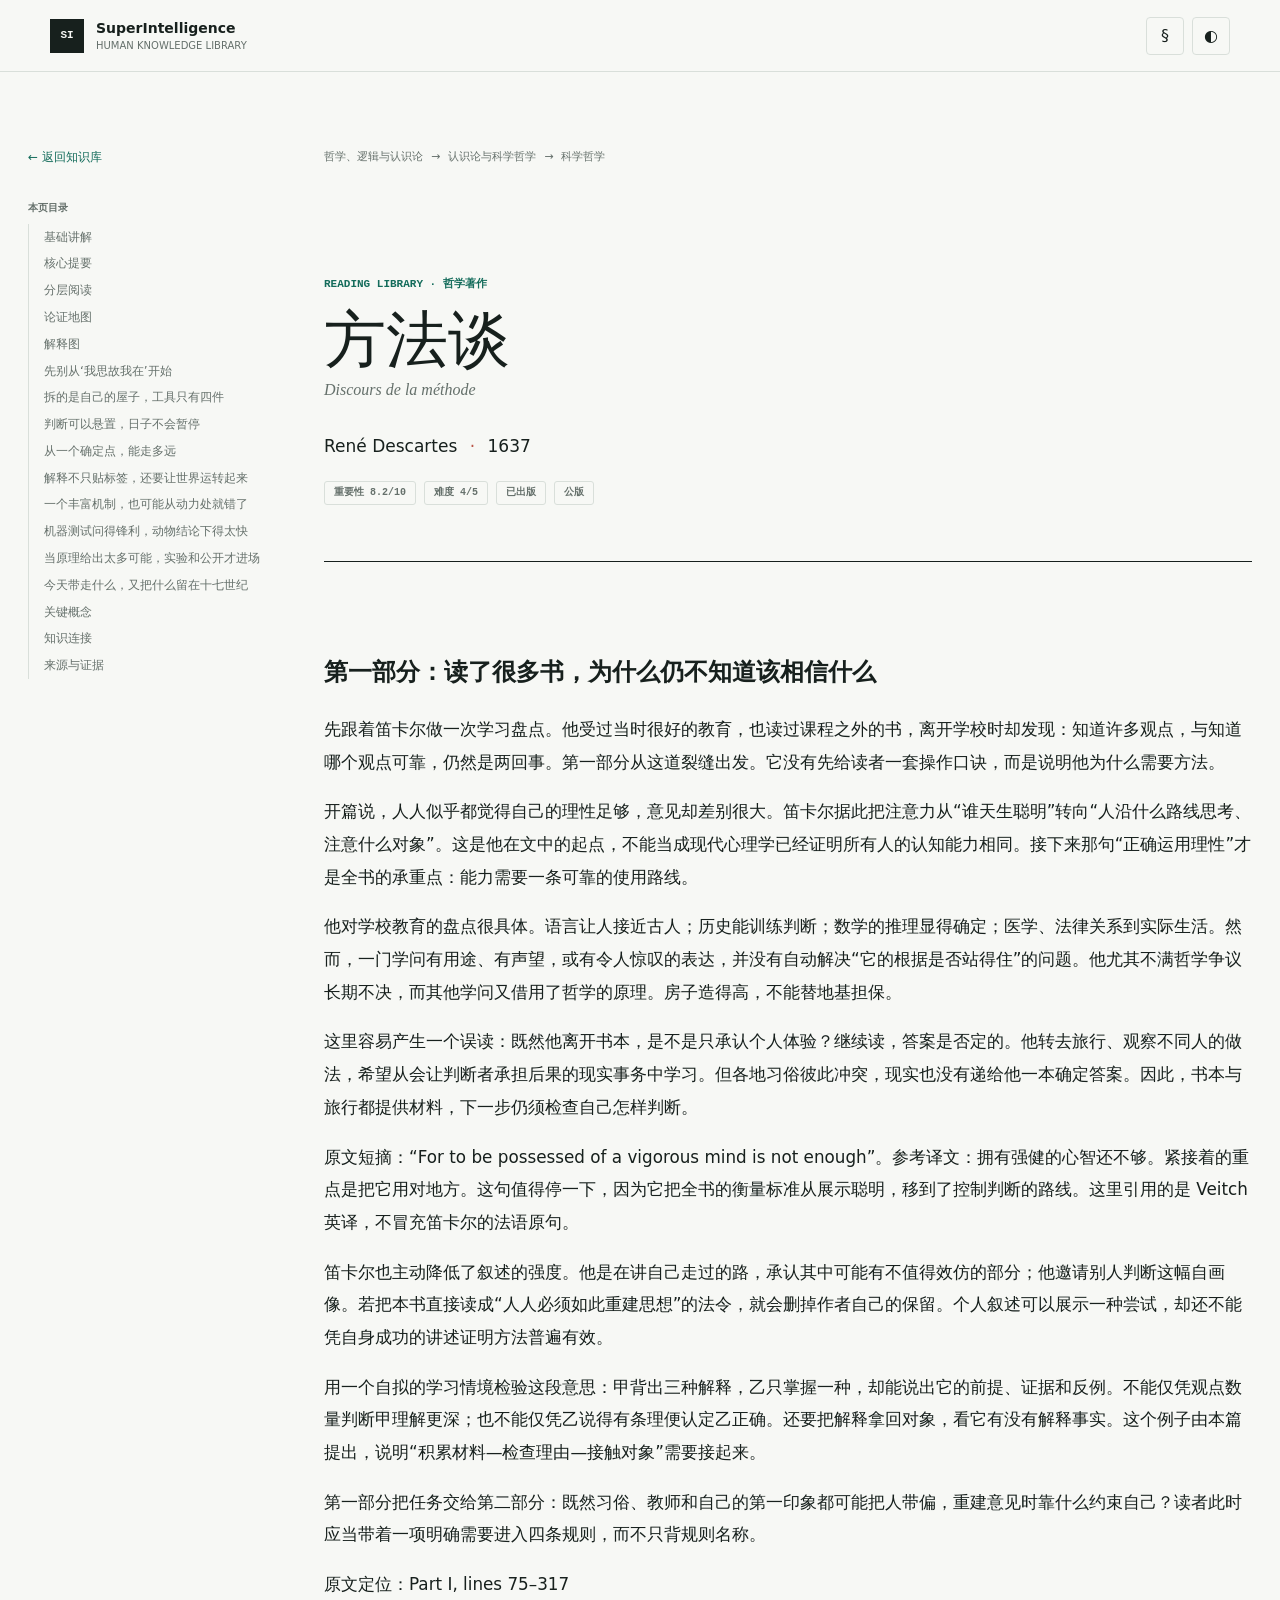
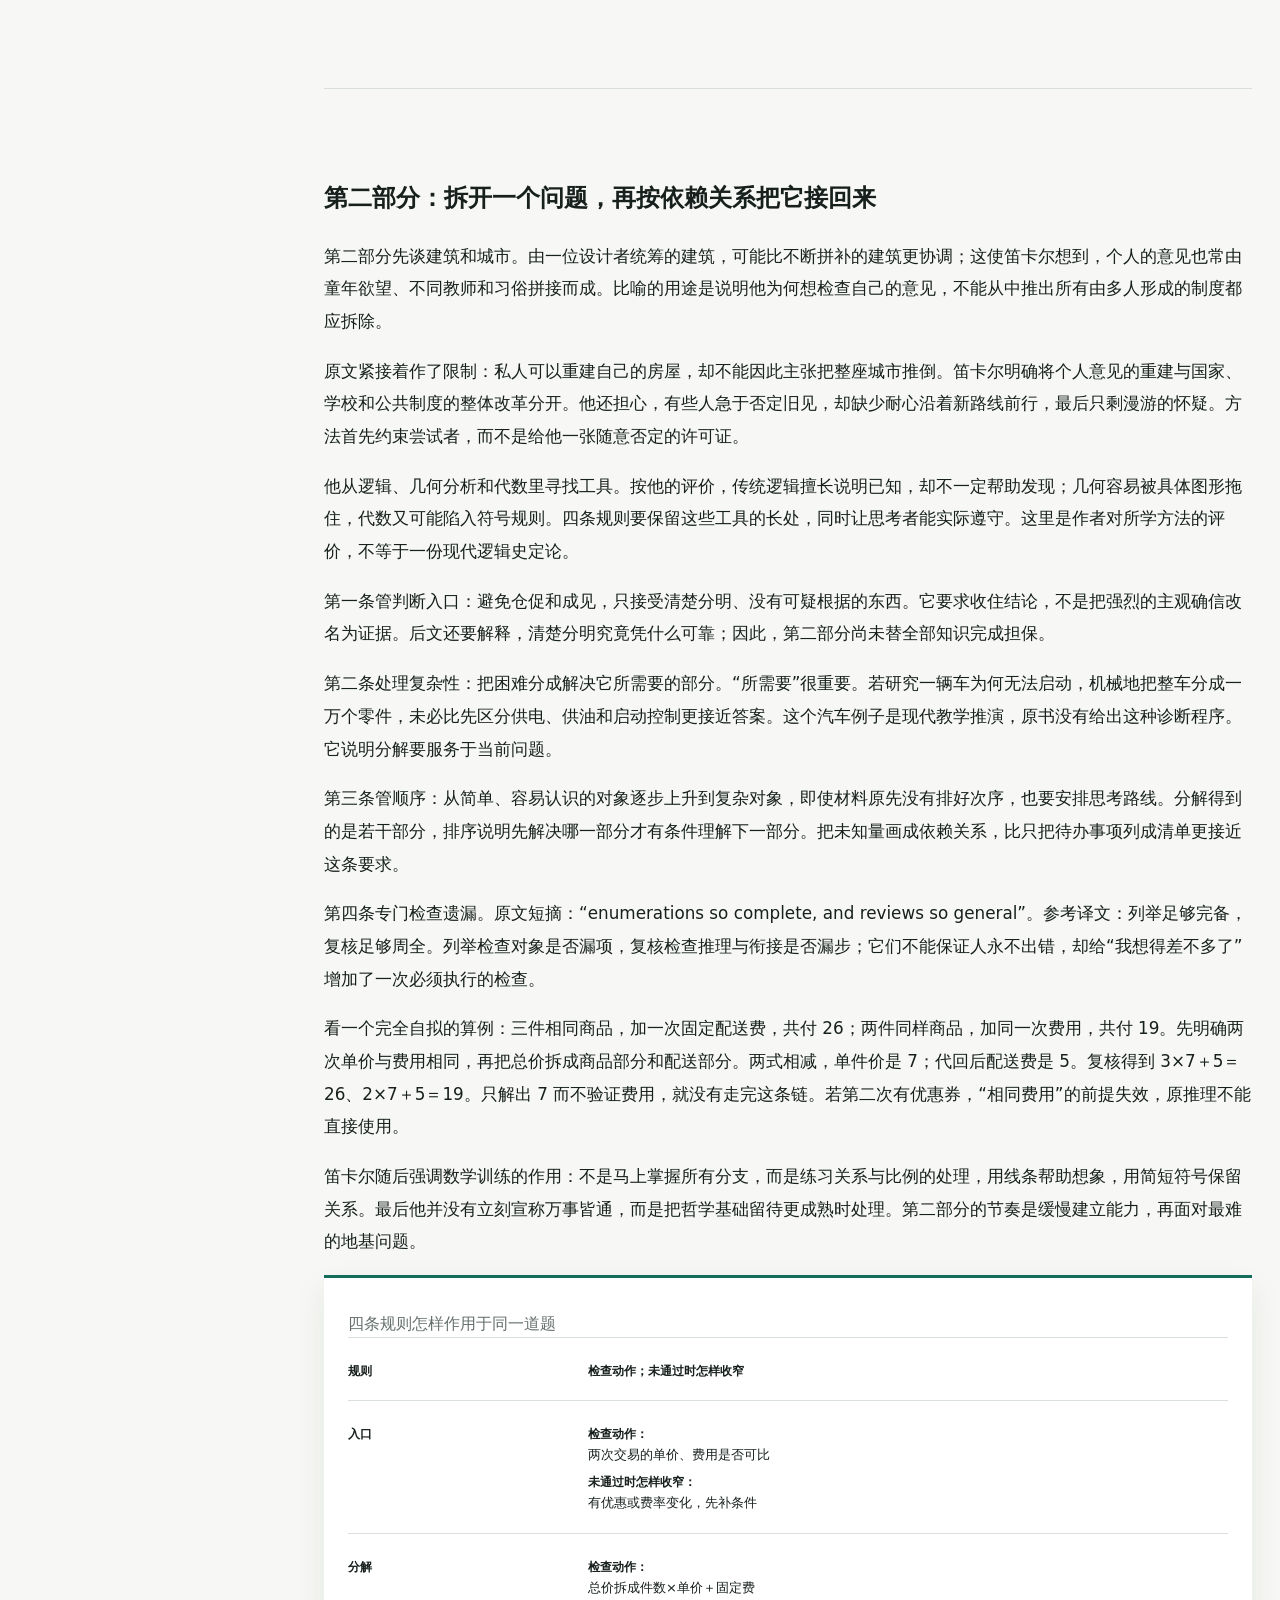
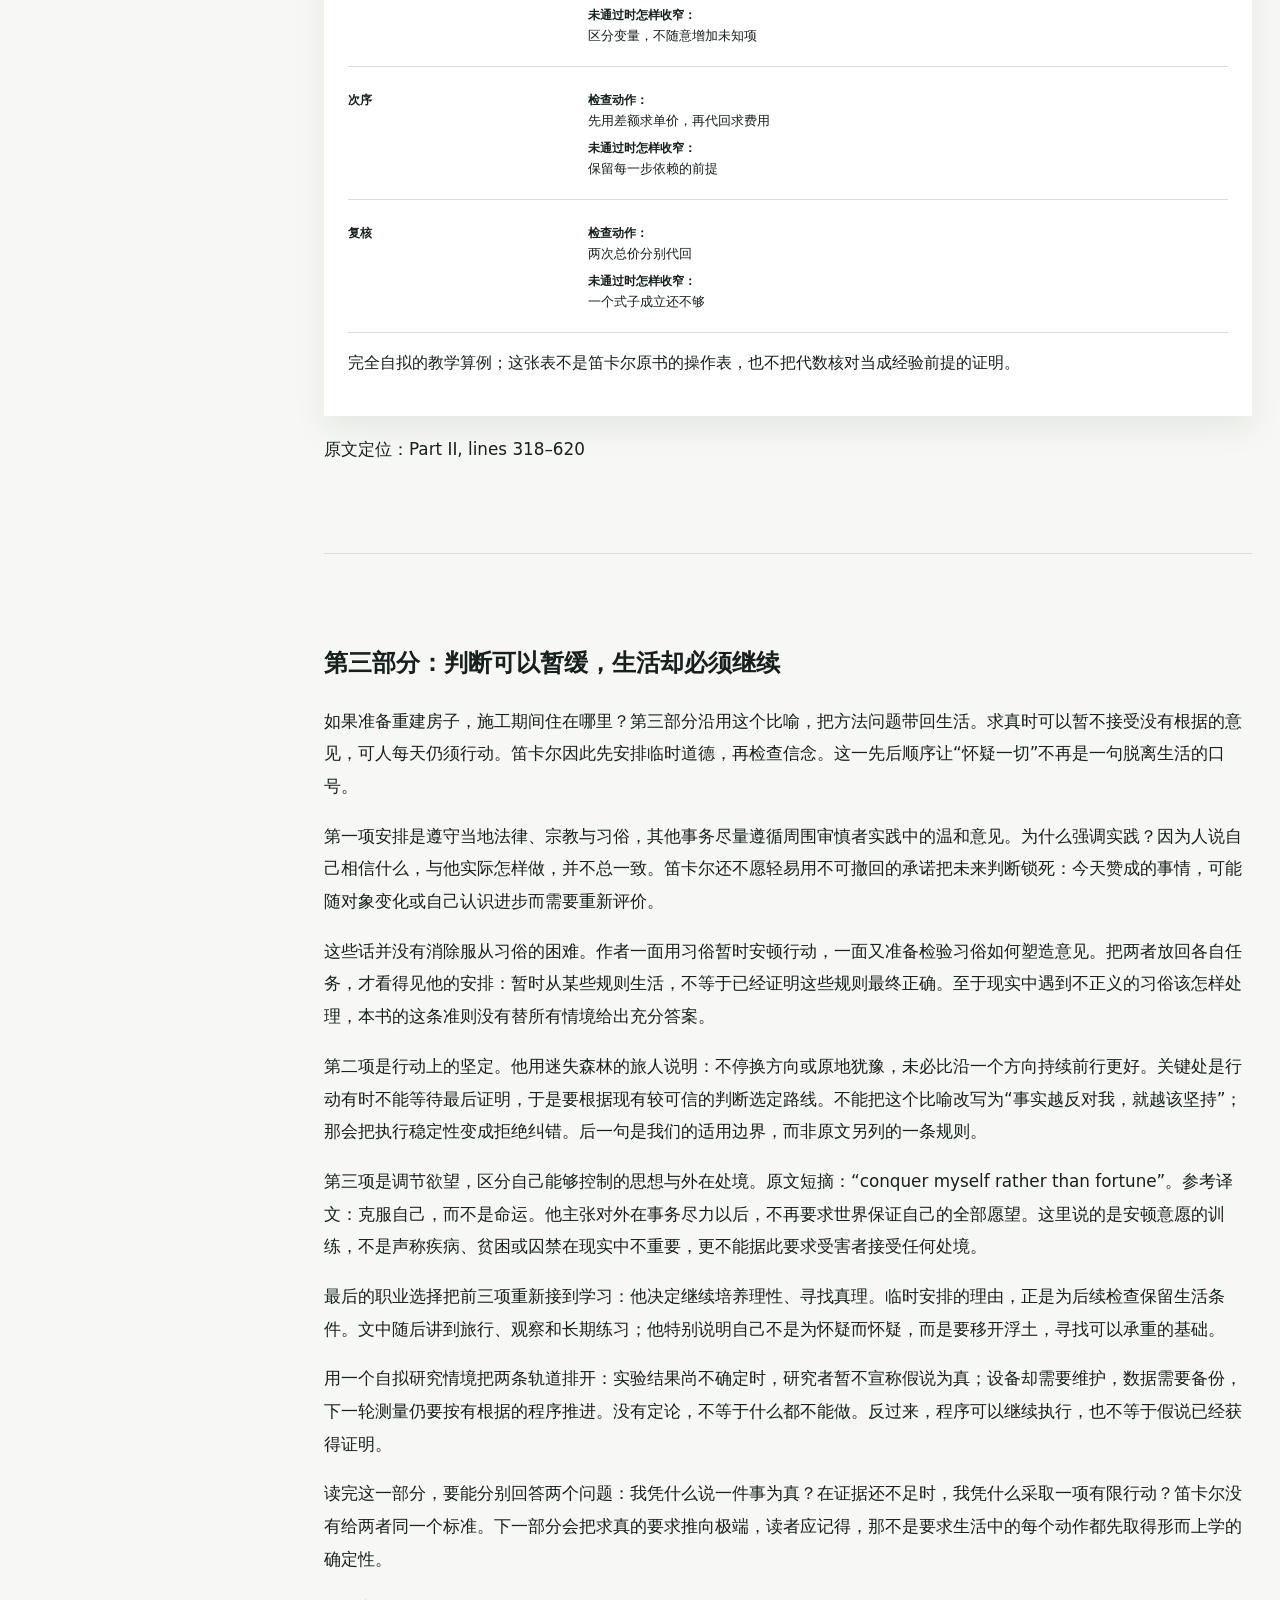
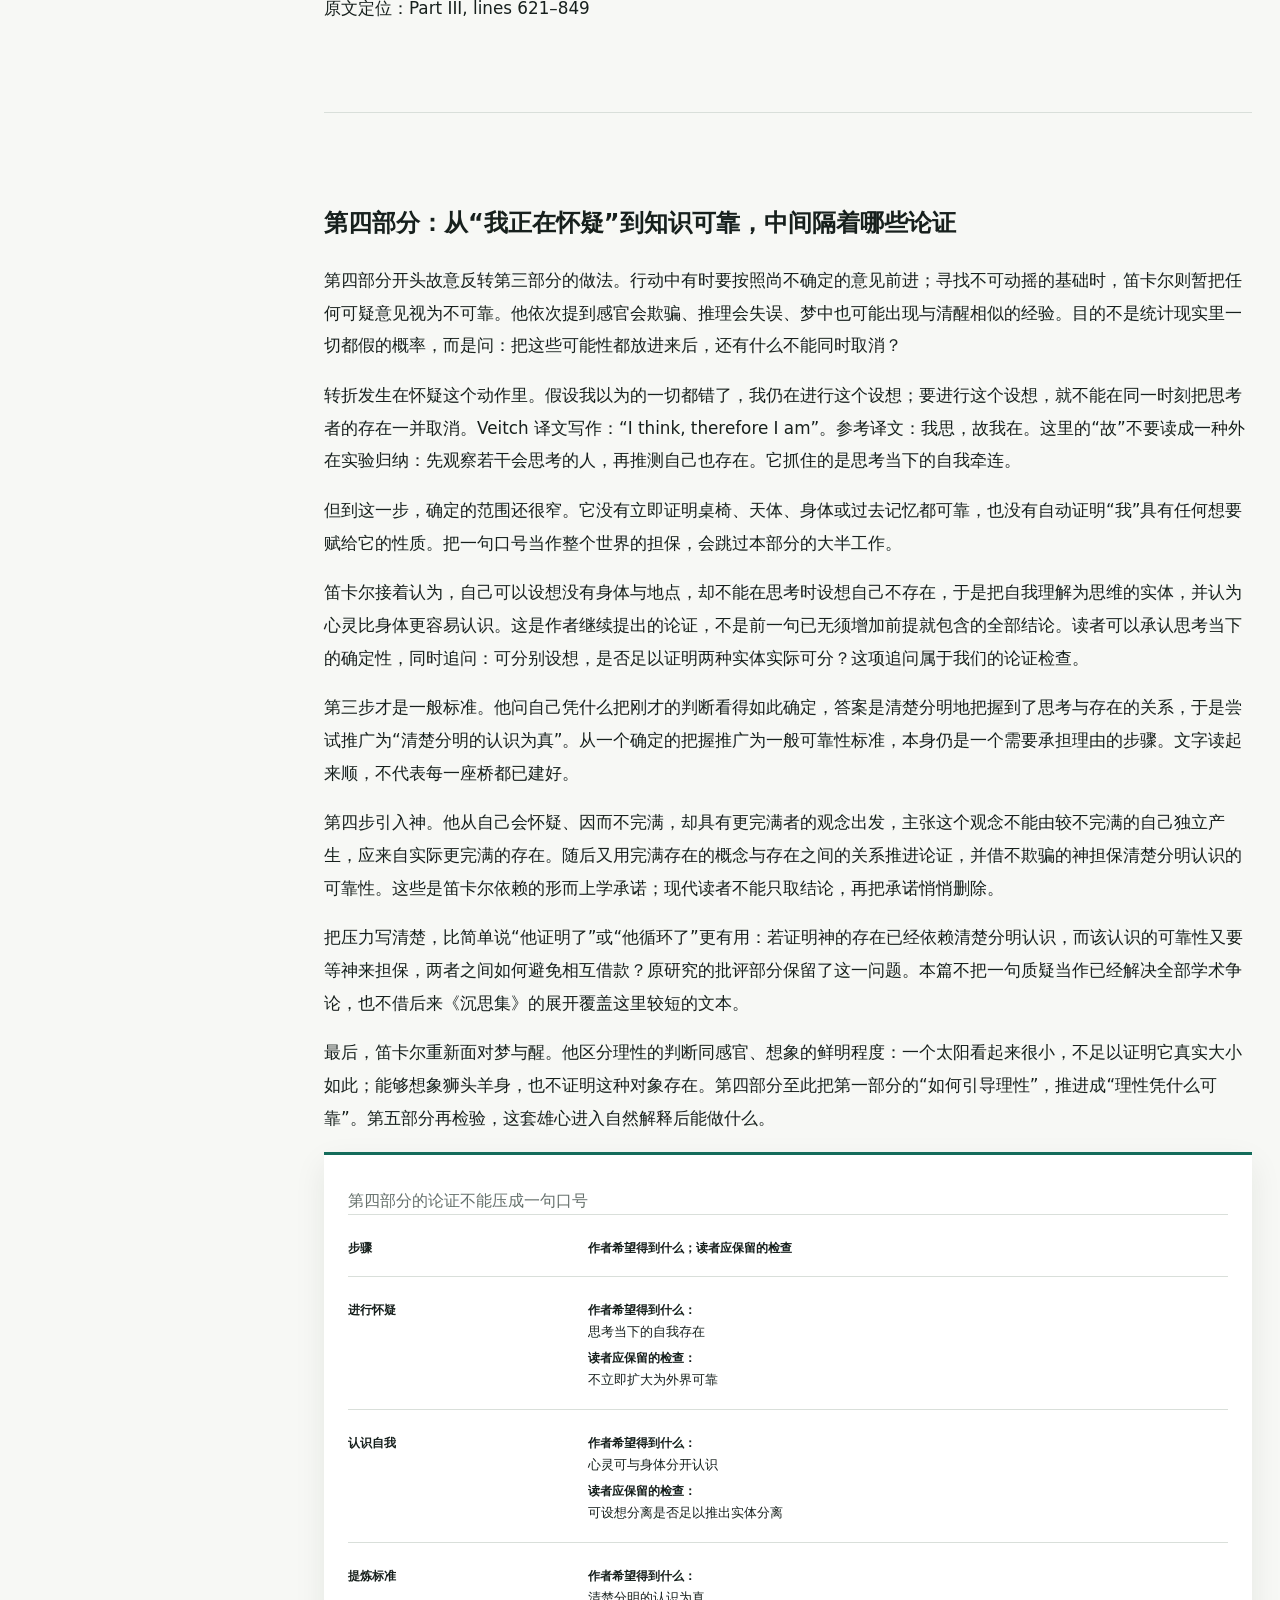
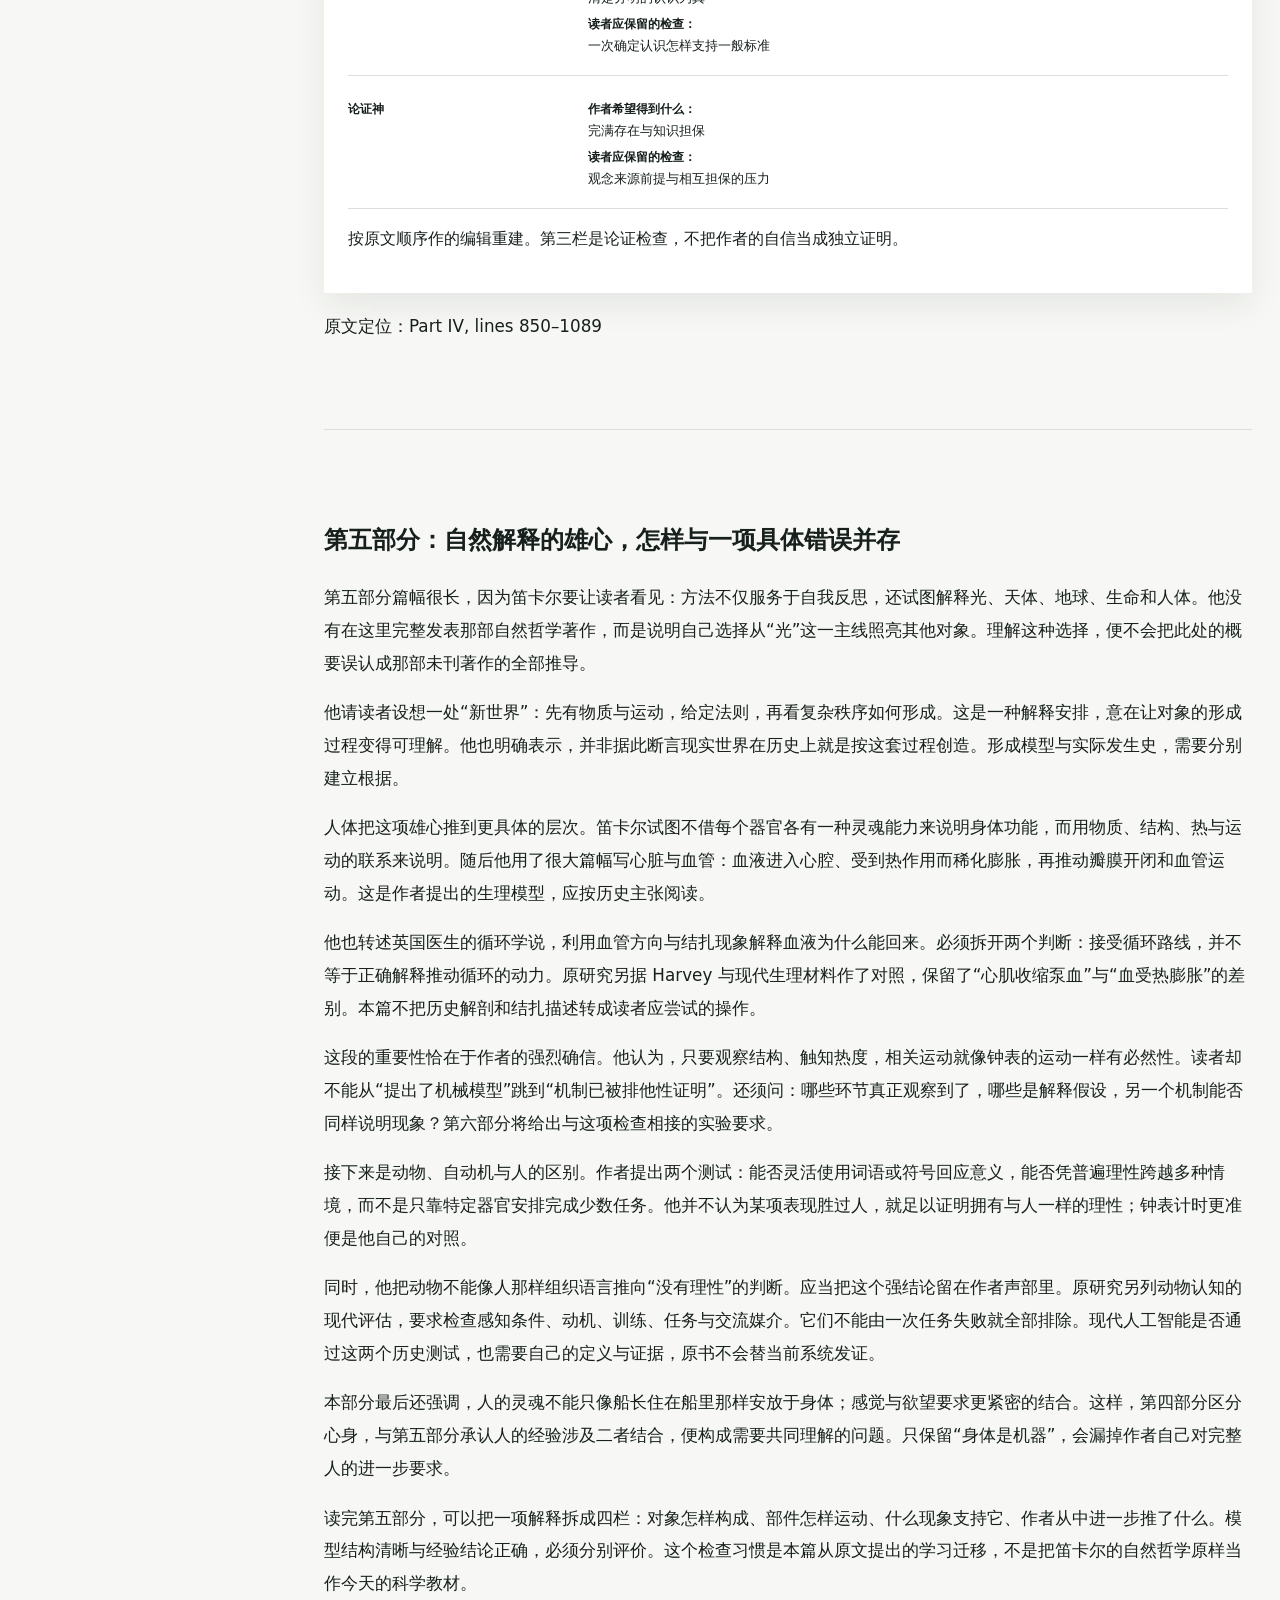
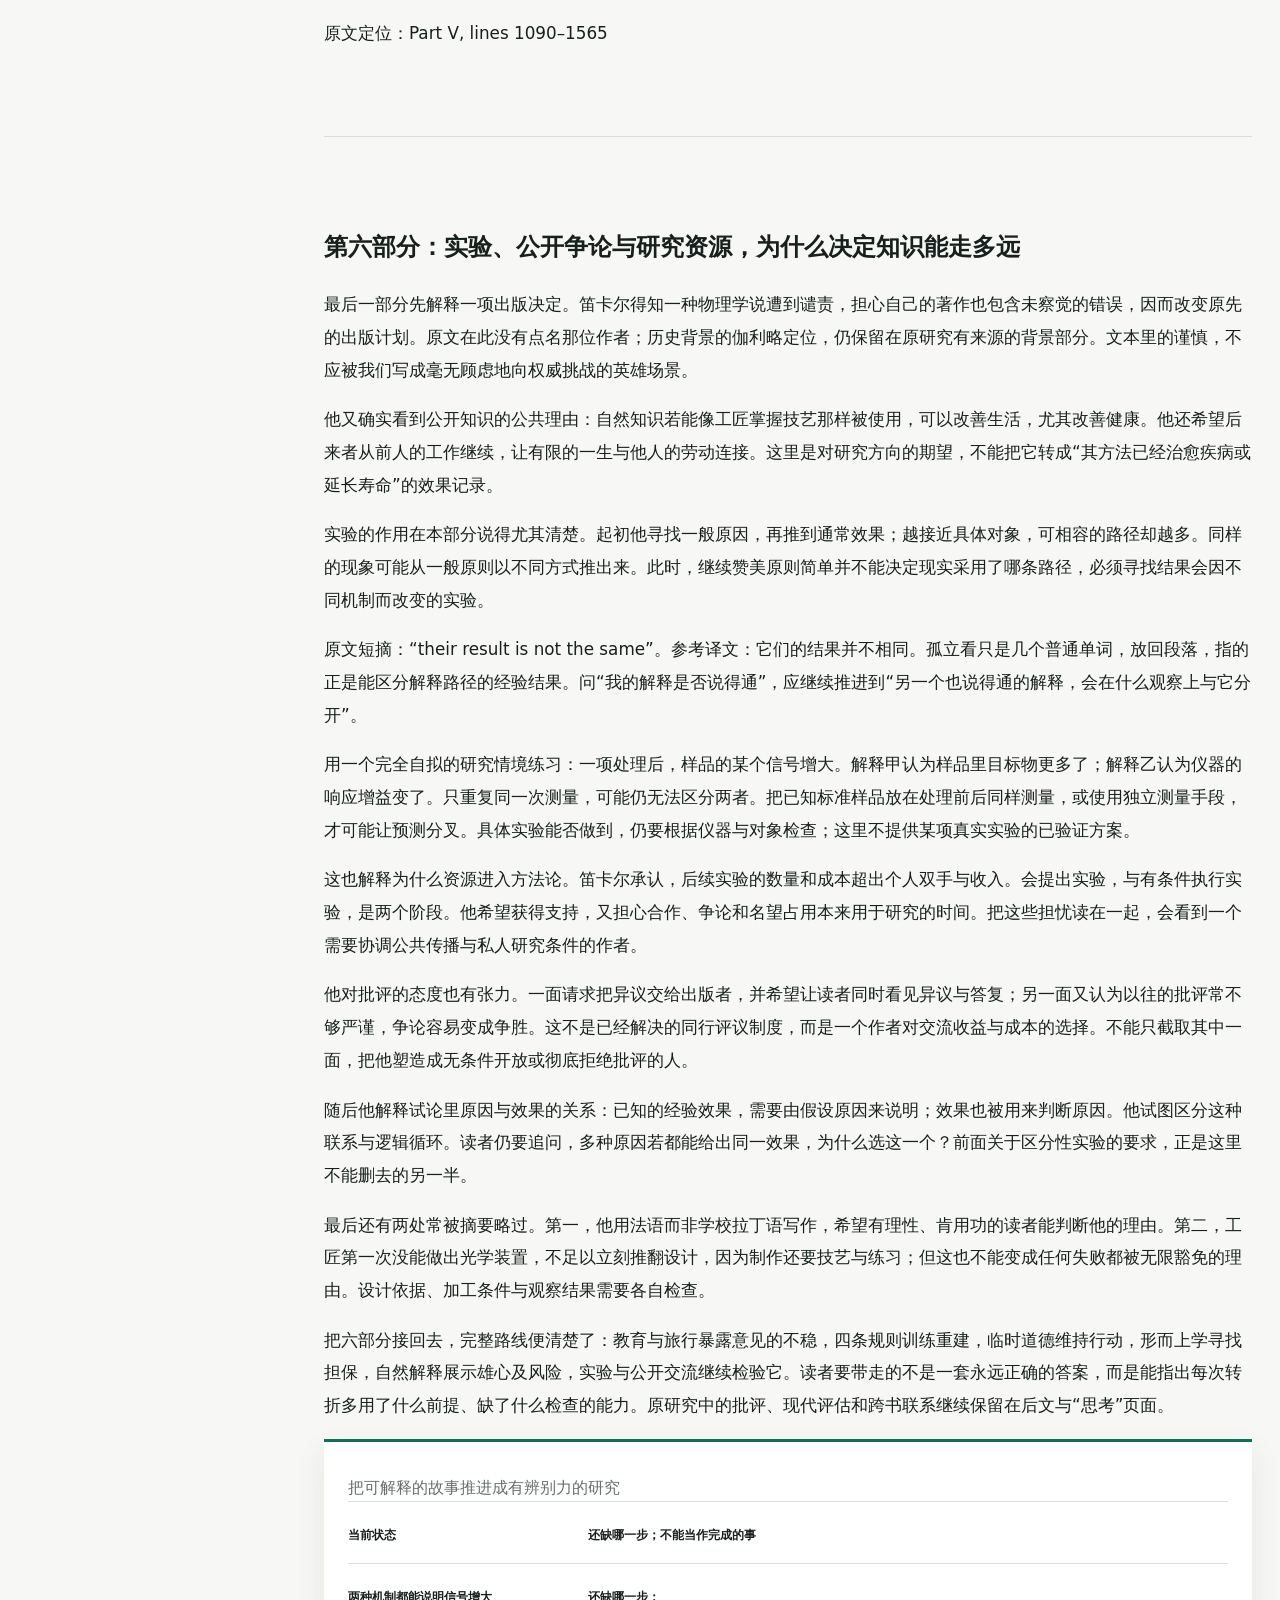
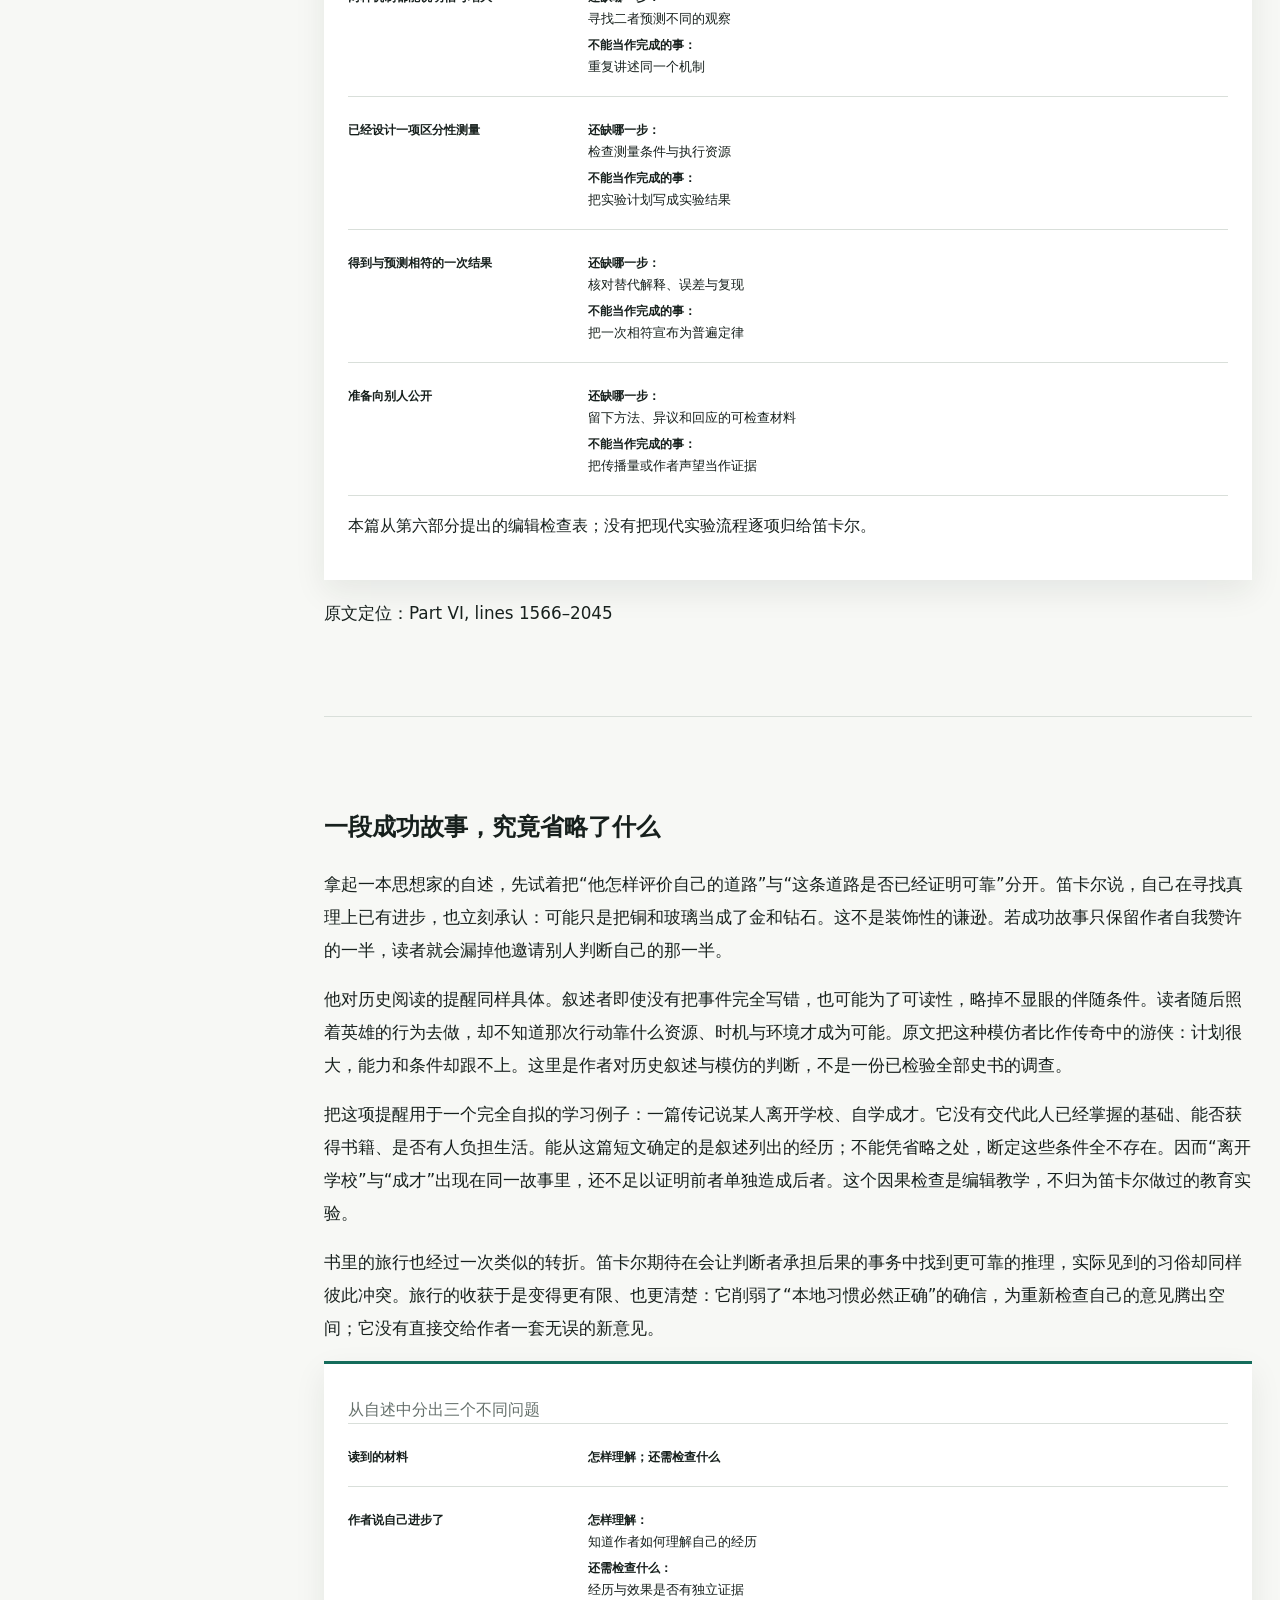
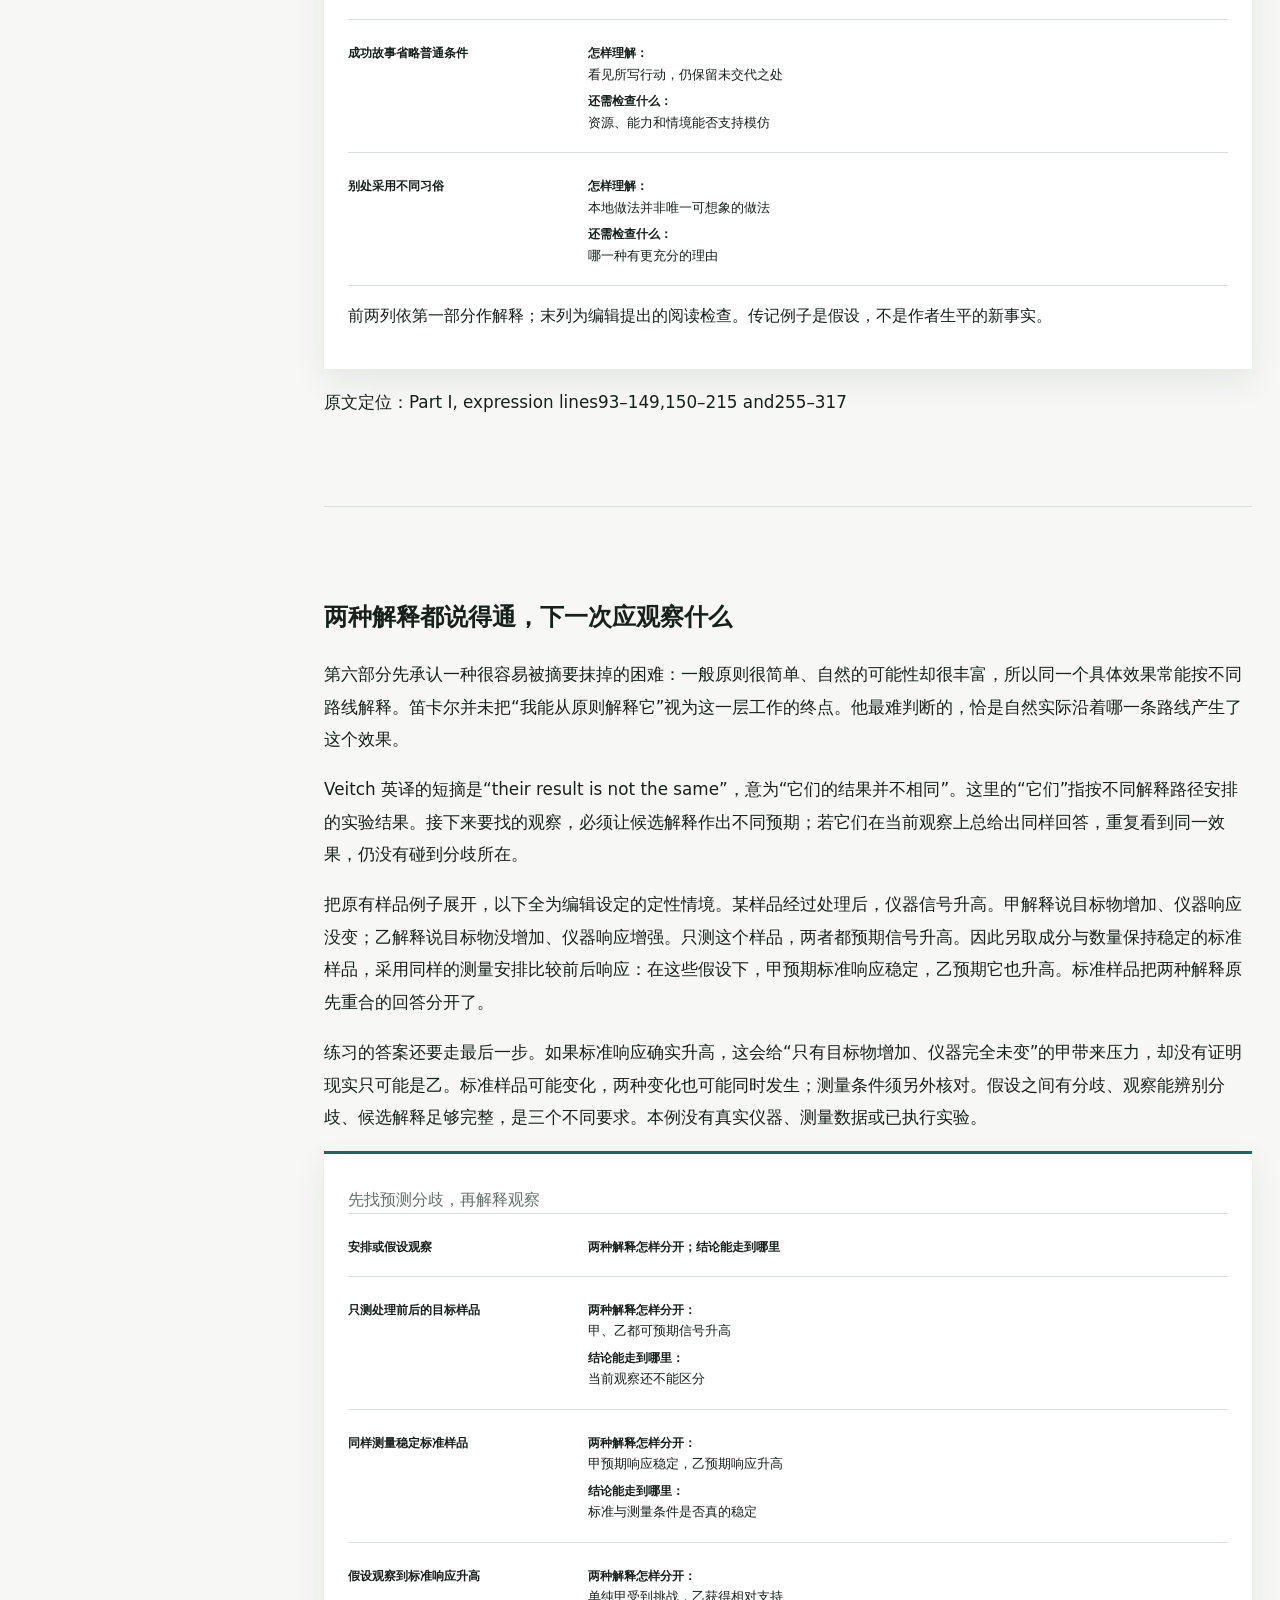
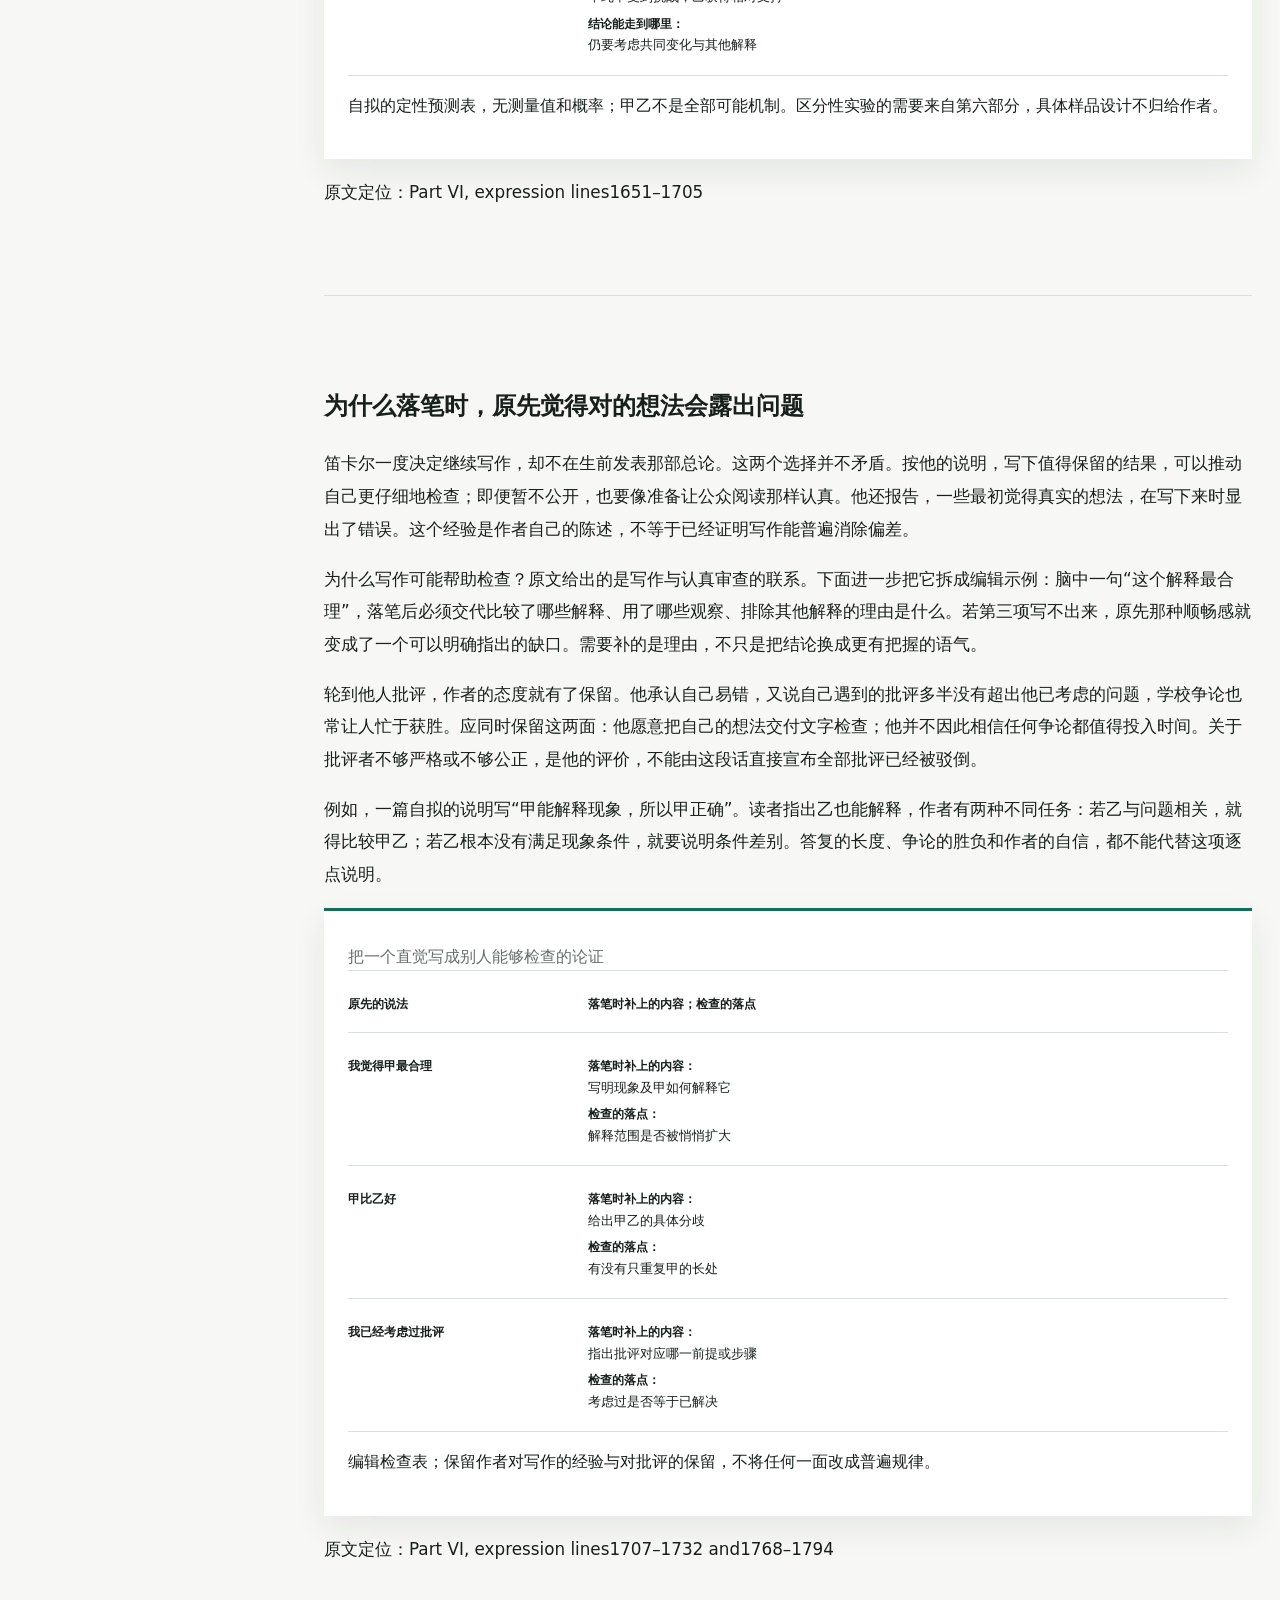
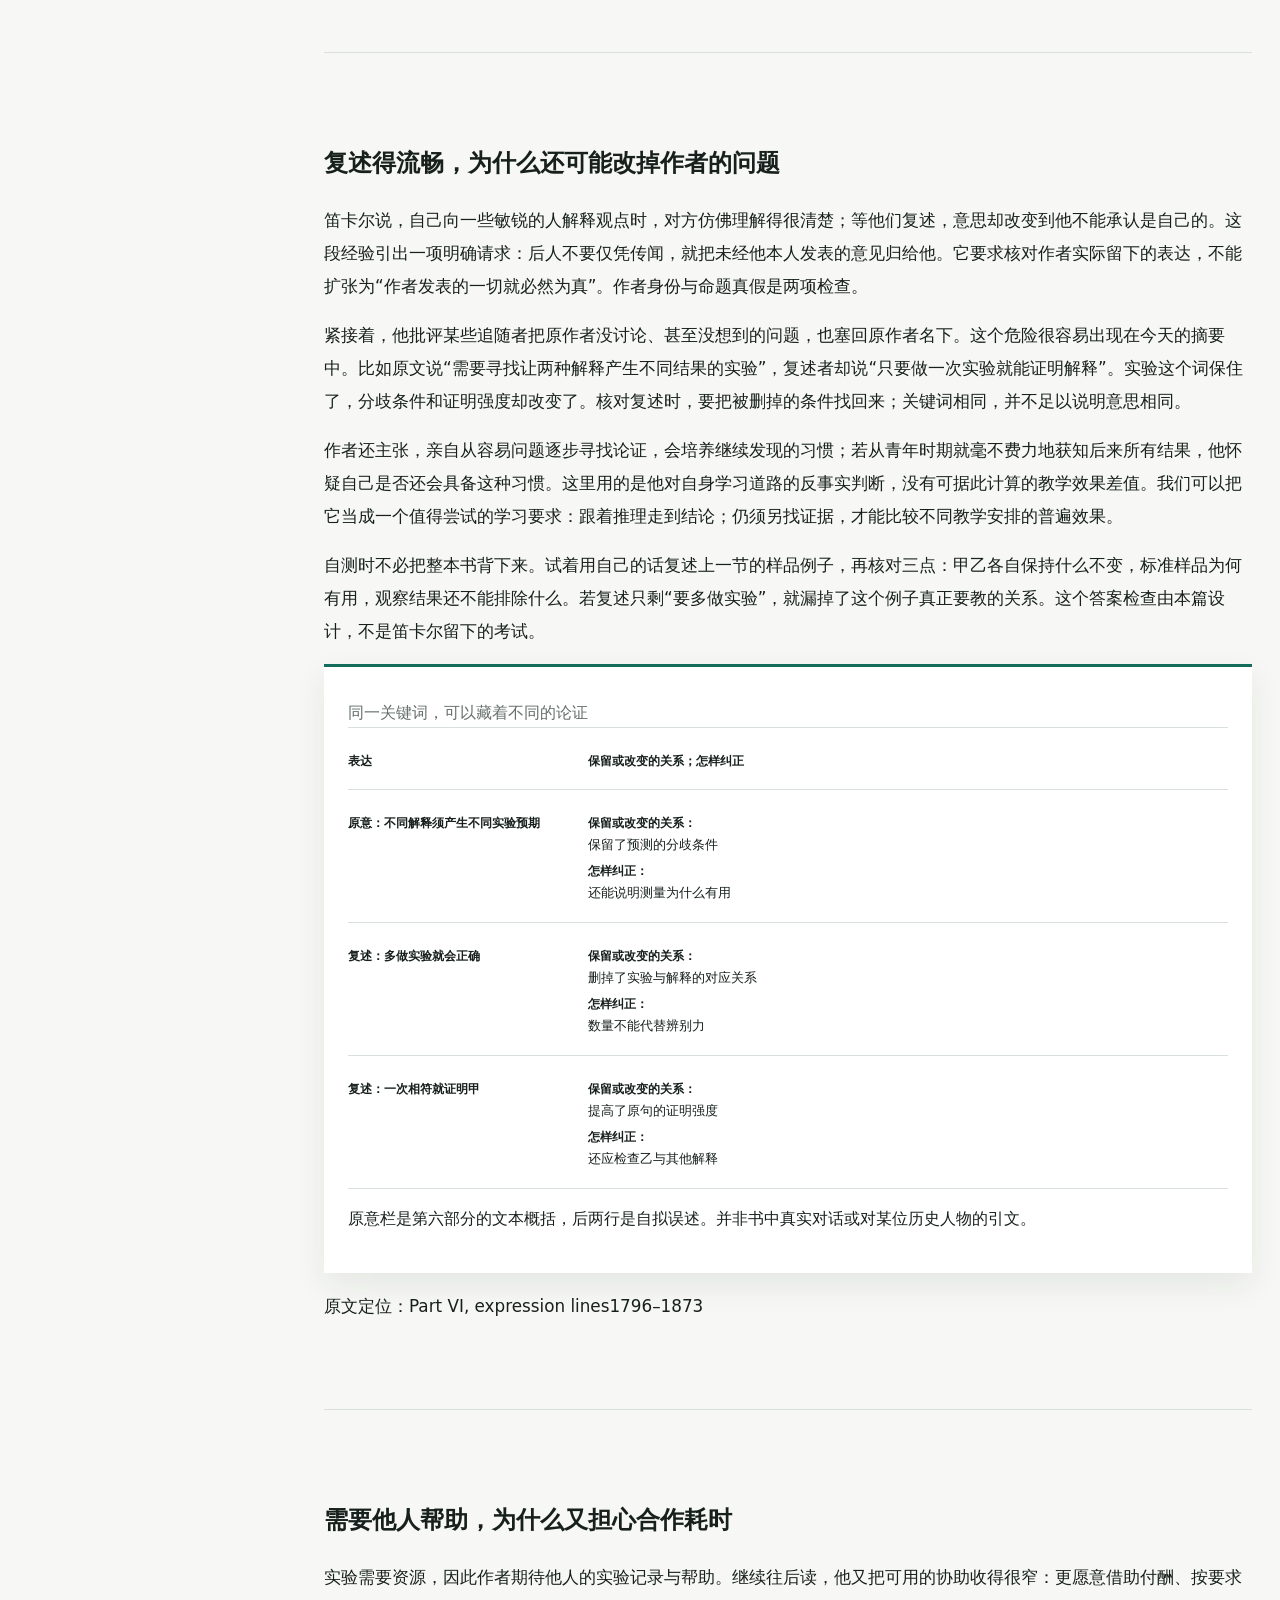
<file: library/books/rene-descartes-discourse-method/index.html>
<!doctype html>
<html lang="zh-CN" data-theme="light">
<head>
  <meta charset="utf-8">
  <meta name="viewport" content="width=device-width, initial-scale=1">
  <meta name="description" content="方法谈：语境、论证、证据、批评与现代评估。">
  <title>方法谈 · SuperIntelligence</title>
  <link rel="icon" href="data:,">
  <link rel="stylesheet" href="../../assets/styles.css">
</head>
<body class="book-page" data-pagefind-body>
  <div class="reading-progress" aria-hidden="true"><span id="reading-progress"></span></div>
  <header class="site-header">
    <a class="brand" href="../../index.html" aria-label="返回 SuperIntelligence 首页">
      <span class="brand-mark" aria-hidden="true">SI</span>
      <span><strong>SuperIntelligence</strong><small>Human Knowledge Library</small></span>
    </a>
    <div class="header-actions">
      <a class="icon-button" href="#sources" title="查看来源" aria-label="查看来源">§</a>
      <button class="icon-button" id="theme-toggle" type="button" title="切换明暗主题" aria-label="切换明暗主题"><span aria-hidden="true">◐</span></button>
    </div>
  </header>

  <div class="book-layout">
    <aside class="book-toc" aria-label="本页目录">
      <a class="toc-back" href="../../index.html">← 返回知识库</a>
      <div class="toc-title">本页目录</div>
      <nav>
<a href="#foundation-0">基础讲解</a>        <a href="#takeaway">核心提要</a>
        <a href="#reading-depths">分层阅读</a>
        <a href="#argument-map">论证地图</a>
<a href="#visualizations">解释图</a><a href="#problem-before-slogan">先别从‘我思故我在’开始</a><a href="#rebuild-your-own-house">拆的是自己的屋子，工具只有四件</a><a href="#live-while-inquiring">判断可以悬置，日子不会暂停</a><a href="#certainty-and-warrant">从一个确定点，能走多远</a><a href="#construct-a-world">解释不只贴标签，还要让世界运转起来</a><a href="#heart-and-error">一个丰富机制，也可能从动力处就错了</a><a href="#machines-language-animals">机器测试问得锋利，动物结论下得太快</a><a href="#experiment-and-publication">当原理给出太多可能，实验和公开才进场</a><a href="#transfer-with-boundaries">今天带走什么，又把什么留在十七世纪</a><a href="#concepts">关键概念</a><a href="#connections">知识连接</a>        <a href="#sources">来源与证据</a>
      </nav>
    </aside>

    <main class="book-main">
      <section class="book-hero">
        <div class="breadcrumb">
          <span>哲学、逻辑与认识论</span><span>→</span><span>认识论与科学哲学</span><span>→</span><span>科学哲学</span>
        </div>
        <div class="book-kicker">READING LIBRARY · 哲学著作</div>
        <h1>方法谈</h1>
<p class="original-title">Discours de la méthode</p>        <p class="book-byline">René Descartes <span>·</span> 1637</p>
        <div class="book-facts">
          <span>重要性 8.2/10</span>
          <span>难度 4/5</span>
          <span>已出版</span>
          <span>公版</span>
        </div>
      </section>


      <section class="content-section foundation-section" id="foundation-continuation-0"><h2>第一部分：读了很多书，为什么仍不知道该相信什么</h2><p>先跟着笛卡尔做一次学习盘点。他受过当时很好的教育，也读过课程之外的书，离开学校时却发现：知道许多观点，与知道哪个观点可靠，仍然是两回事。第一部分从这道裂缝出发。它没有先给读者一套操作口诀，而是说明他为什么需要方法。</p><p>开篇说，人人似乎都觉得自己的理性足够，意见却差别很大。笛卡尔据此把注意力从“谁天生聪明”转向“人沿什么路线思考、注意什么对象”。这是他在文中的起点，不能当成现代心理学已经证明所有人的认知能力相同。接下来那句“正确运用理性”才是全书的承重点：能力需要一条可靠的使用路线。</p><p>他对学校教育的盘点很具体。语言让人接近古人；历史能训练判断；数学的推理显得确定；医学、法律关系到实际生活。然而，一门学问有用途、有声望，或有令人惊叹的表达，并没有自动解决“它的根据是否站得住”的问题。他尤其不满哲学争议长期不决，而其他学问又借用了哲学的原理。房子造得高，不能替地基担保。</p><p>这里容易产生一个误读：既然他离开书本，是不是只承认个人体验？继续读，答案是否定的。他转去旅行、观察不同人的做法，希望从会让判断者承担后果的现实事务中学习。但各地习俗彼此冲突，现实也没有递给他一本确定答案。因此，书本与旅行都提供材料，下一步仍须检查自己怎样判断。</p><p>原文短摘：“For to be possessed of a vigorous mind is not enough”。参考译文：拥有强健的心智还不够。紧接着的重点是把它用对地方。这句值得停一下，因为它把全书的衡量标准从展示聪明，移到了控制判断的路线。这里引用的是 Veitch 英译，不冒充笛卡尔的法语原句。</p><p>笛卡尔也主动降低了叙述的强度。他是在讲自己走过的路，承认其中可能有不值得效仿的部分；他邀请别人判断这幅自画像。若把本书直接读成“人人必须如此重建思想”的法令，就会删掉作者自己的保留。个人叙述可以展示一种尝试，却还不能凭自身成功的讲述证明方法普遍有效。</p><p>用一个自拟的学习情境检验这段意思：甲背出三种解释，乙只掌握一种，却能说出它的前提、证据和反例。不能仅凭观点数量判断甲理解更深；也不能仅凭乙说得有条理便认定乙正确。还要把解释拿回对象，看它有没有解释事实。这个例子由本篇提出，说明“积累材料—检查理由—接触对象”需要接起来。</p><p>第一部分把任务交给第二部分：既然习俗、教师和自己的第一印象都可能把人带偏，重建意见时靠什么约束自己？读者此时应当带着一项明确需要进入四条规则，而不只背规则名称。</p><p><a href="https://www.gutenberg.org/cache/epub/59/pg59.txt">原文定位：Part I, lines 75–317</a></p></section><section class="content-section foundation-section" id="foundation-continuation-1"><h2>第二部分：拆开一个问题，再按依赖关系把它接回来</h2><p>第二部分先谈建筑和城市。由一位设计者统筹的建筑，可能比不断拼补的建筑更协调；这使笛卡尔想到，个人的意见也常由童年欲望、不同教师和习俗拼接而成。比喻的用途是说明他为何想检查自己的意见，不能从中推出所有由多人形成的制度都应拆除。</p><p>原文紧接着作了限制：私人可以重建自己的房屋，却不能因此主张把整座城市推倒。笛卡尔明确将个人意见的重建与国家、学校和公共制度的整体改革分开。他还担心，有些人急于否定旧见，却缺少耐心沿着新路线前行，最后只剩漫游的怀疑。方法首先约束尝试者，而不是给他一张随意否定的许可证。</p><p>他从逻辑、几何分析和代数里寻找工具。按他的评价，传统逻辑擅长说明已知，却不一定帮助发现；几何容易被具体图形拖住，代数又可能陷入符号规则。四条规则要保留这些工具的长处，同时让思考者能实际遵守。这里是作者对所学方法的评价，不等于一份现代逻辑史定论。</p><p>第一条管判断入口：避免仓促和成见，只接受清楚分明、没有可疑根据的东西。它要求收住结论，不是把强烈的主观确信改名为证据。后文还要解释，清楚分明究竟凭什么可靠；因此，第二部分尚未替全部知识完成担保。</p><p>第二条处理复杂性：把困难分成解决它所需要的部分。“所需要”很重要。若研究一辆车为何无法启动，机械地把整车分成一万个零件，未必比先区分供电、供油和启动控制更接近答案。这个汽车例子是现代教学推演，原书没有给出这种诊断程序。它说明分解要服务于当前问题。</p><p>第三条管顺序：从简单、容易认识的对象逐步上升到复杂对象，即使材料原先没有排好次序，也要安排思考路线。分解得到的是若干部分，排序说明先解决哪一部分才有条件理解下一部分。把未知量画成依赖关系，比只把待办事项列成清单更接近这条要求。</p><p>第四条专门检查遗漏。原文短摘：“enumerations so complete, and reviews so general”。参考译文：列举足够完备，复核足够周全。列举检查对象是否漏项，复核检查推理与衔接是否漏步；它们不能保证人永不出错，却给“我想得差不多了”增加了一次必须执行的检查。</p><p>看一个完全自拟的算例：三件相同商品，加一次固定配送费，共付 26；两件同样商品，加同一次费用，共付 19。先明确两次单价与费用相同，再把总价拆成商品部分和配送部分。两式相减，单件价是 7；代回后配送费是 5。复核得到 3×7＋5＝26、2×7＋5＝19。只解出 7 而不验证费用，就没有走完这条链。若第二次有优惠券，“相同费用”的前提失效，原推理不能直接使用。</p><p>笛卡尔随后强调数学训练的作用：不是马上掌握所有分支，而是练习关系与比例的处理，用线条帮助想象，用简短符号保留关系。最后他并没有立刻宣称万事皆通，而是把哲学基础留待更成熟时处理。第二部分的节奏是缓慢建立能力，再面对最难的地基问题。</p><figure class="knowledge-visual"><figcaption><p>四条规则怎样作用于同一道题</p></figcaption><div aria-label="四条规则怎样作用于同一道题" class="behavioral-table editorial-table" role="table"><article role="row"><div role="columnheader"><strong>规则</strong></div><div role="columnheader"><strong>检查动作；未通过时怎样收窄</strong></div></article><article role="row"><div role="rowheader"><strong>入口</strong></div><div role="cell"><p><strong>检查动作：</strong>两次交易的单价、费用是否可比</p><p><strong>未通过时怎样收窄：</strong>有优惠或费率变化，先补条件</p></div></article><article role="row"><div role="rowheader"><strong>分解</strong></div><div role="cell"><p><strong>检查动作：</strong>总价拆成件数×单价＋固定费</p><p><strong>未通过时怎样收窄：</strong>区分变量，不随意增加未知项</p></div></article><article role="row"><div role="rowheader"><strong>次序</strong></div><div role="cell"><p><strong>检查动作：</strong>先用差额求单价，再代回求费用</p><p><strong>未通过时怎样收窄：</strong>保留每一步依赖的前提</p></div></article><article role="row"><div role="rowheader"><strong>复核</strong></div><div role="cell"><p><strong>检查动作：</strong>两次总价分别代回</p><p><strong>未通过时怎样收窄：</strong>一个式子成立还不够</p></div></article></div><p>完全自拟的教学算例；这张表不是笛卡尔原书的操作表，也不把代数核对当成经验前提的证明。</p></figure><p><a href="https://www.gutenberg.org/cache/epub/59/pg59.txt">原文定位：Part II, lines 318–620</a></p></section><section class="content-section foundation-section" id="foundation-continuation-2"><h2>第三部分：判断可以暂缓，生活却必须继续</h2><p>如果准备重建房子，施工期间住在哪里？第三部分沿用这个比喻，把方法问题带回生活。求真时可以暂不接受没有根据的意见，可人每天仍须行动。笛卡尔因此先安排临时道德，再检查信念。这一先后顺序让“怀疑一切”不再是一句脱离生活的口号。</p><p>第一项安排是遵守当地法律、宗教与习俗，其他事务尽量遵循周围审慎者实践中的温和意见。为什么强调实践？因为人说自己相信什么，与他实际怎样做，并不总一致。笛卡尔还不愿轻易用不可撤回的承诺把未来判断锁死：今天赞成的事情，可能随对象变化或自己认识进步而需要重新评价。</p><p>这些话并没有消除服从习俗的困难。作者一面用习俗暂时安顿行动，一面又准备检验习俗如何塑造意见。把两者放回各自任务，才看得见他的安排：暂时从某些规则生活，不等于已经证明这些规则最终正确。至于现实中遇到不正义的习俗该怎样处理，本书的这条准则没有替所有情境给出充分答案。</p><p>第二项是行动上的坚定。他用迷失森林的旅人说明：不停换方向或原地犹豫，未必比沿一个方向持续前行更好。关键处是行动有时不能等待最后证明，于是要根据现有较可信的判断选定路线。不能把这个比喻改写为“事实越反对我，就越该坚持”；那会把执行稳定性变成拒绝纠错。后一句是我们的适用边界，而非原文另列的一条规则。</p><p>第三项是调节欲望，区分自己能够控制的思想与外在处境。原文短摘：“conquer myself rather than fortune”。参考译文：克服自己，而不是命运。他主张对外在事务尽力以后，不再要求世界保证自己的全部愿望。这里说的是安顿意愿的训练，不是声称疾病、贫困或囚禁在现实中不重要，更不能据此要求受害者接受任何处境。</p><p>最后的职业选择把前三项重新接到学习：他决定继续培养理性、寻找真理。临时安排的理由，正是为后续检查保留生活条件。文中随后讲到旅行、观察和长期练习；他特别说明自己不是为怀疑而怀疑，而是要移开浮土，寻找可以承重的基础。</p><p>用一个自拟研究情境把两条轨道排开：实验结果尚不确定时，研究者暂不宣称假说为真；设备却需要维护，数据需要备份，下一轮测量仍要按有根据的程序推进。没有定论，不等于什么都不能做。反过来，程序可以继续执行，也不等于假说已经获得证明。</p><p>读完这一部分，要能分别回答两个问题：我凭什么说一件事为真？在证据还不足时，我凭什么采取一项有限行动？笛卡尔没有给两者同一个标准。下一部分会把求真的要求推向极端，读者应记得，那不是要求生活中的每个动作都先取得形而上学的确定性。</p><p><a href="https://www.gutenberg.org/cache/epub/59/pg59.txt">原文定位：Part III, lines 621–849</a></p></section><section class="content-section foundation-section" id="foundation-continuation-3"><h2>第四部分：从“我正在怀疑”到知识可靠，中间隔着哪些论证</h2><p>第四部分开头故意反转第三部分的做法。行动中有时要按照尚不确定的意见前进；寻找不可动摇的基础时，笛卡尔则暂把任何可疑意见视为不可靠。他依次提到感官会欺骗、推理会失误、梦中也可能出现与清醒相似的经验。目的不是统计现实里一切都假的概率，而是问：把这些可能性都放进来后，还有什么不能同时取消？</p><p>转折发生在怀疑这个动作里。假设我以为的一切都错了，我仍在进行这个设想；要进行这个设想，就不能在同一时刻把思考者的存在一并取消。Veitch 译文写作：“I think, therefore I am”。参考译文：我思，故我在。这里的“故”不要读成一种外在实验归纳：先观察若干会思考的人，再推测自己也存在。它抓住的是思考当下的自我牵连。</p><p>但到这一步，确定的范围还很窄。它没有立即证明桌椅、天体、身体或过去记忆都可靠，也没有自动证明“我”具有任何想要赋给它的性质。把一句口号当作整个世界的担保，会跳过本部分的大半工作。</p><p>笛卡尔接着认为，自己可以设想没有身体与地点，却不能在思考时设想自己不存在，于是把自我理解为思维的实体，并认为心灵比身体更容易认识。这是作者继续提出的论证，不是前一句已无须增加前提就包含的全部结论。读者可以承认思考当下的确定性，同时追问：可分别设想，是否足以证明两种实体实际可分？这项追问属于我们的论证检查。</p><p>第三步才是一般标准。他问自己凭什么把刚才的判断看得如此确定，答案是清楚分明地把握到了思考与存在的关系，于是尝试推广为“清楚分明的认识为真”。从一个确定的把握推广为一般可靠性标准，本身仍是一个需要承担理由的步骤。文字读起来顺，不代表每一座桥都已建好。</p><p>第四步引入神。他从自己会怀疑、因而不完满，却具有更完满者的观念出发，主张这个观念不能由较不完满的自己独立产生，应来自实际更完满的存在。随后又用完满存在的概念与存在之间的关系推进论证，并借不欺骗的神担保清楚分明认识的可靠性。这些是笛卡尔依赖的形而上学承诺；现代读者不能只取结论，再把承诺悄悄删除。</p><p>把压力写清楚，比简单说“他证明了”或“他循环了”更有用：若证明神的存在已经依赖清楚分明认识，而该认识的可靠性又要等神来担保，两者之间如何避免相互借款？原研究的批评部分保留了这一问题。本篇不把一句质疑当作已经解决全部学术争论，也不借后来《沉思集》的展开覆盖这里较短的文本。</p><p>最后，笛卡尔重新面对梦与醒。他区分理性的判断同感官、想象的鲜明程度：一个太阳看起来很小，不足以证明它真实大小如此；能够想象狮头羊身，也不证明这种对象存在。第四部分至此把第一部分的“如何引导理性”，推进成“理性凭什么可靠”。第五部分再检验，这套雄心进入自然解释后能做什么。</p><figure class="knowledge-visual"><figcaption><p>第四部分的论证不能压成一句口号</p></figcaption><div aria-label="第四部分的论证不能压成一句口号" class="behavioral-table editorial-table" role="table"><article role="row"><div role="columnheader"><strong>步骤</strong></div><div role="columnheader"><strong>作者希望得到什么；读者应保留的检查</strong></div></article><article role="row"><div role="rowheader"><strong>进行怀疑</strong></div><div role="cell"><p><strong>作者希望得到什么：</strong>思考当下的自我存在</p><p><strong>读者应保留的检查：</strong>不立即扩大为外界可靠</p></div></article><article role="row"><div role="rowheader"><strong>认识自我</strong></div><div role="cell"><p><strong>作者希望得到什么：</strong>心灵可与身体分开认识</p><p><strong>读者应保留的检查：</strong>可设想分离是否足以推出实体分离</p></div></article><article role="row"><div role="rowheader"><strong>提炼标准</strong></div><div role="cell"><p><strong>作者希望得到什么：</strong>清楚分明的认识为真</p><p><strong>读者应保留的检查：</strong>一次确定认识怎样支持一般标准</p></div></article><article role="row"><div role="rowheader"><strong>论证神</strong></div><div role="cell"><p><strong>作者希望得到什么：</strong>完满存在与知识担保</p><p><strong>读者应保留的检查：</strong>观念来源前提与相互担保的压力</p></div></article></div><p>按原文顺序作的编辑重建。第三栏是论证检查，不把作者的自信当成独立证明。</p></figure><p><a href="https://www.gutenberg.org/cache/epub/59/pg59.txt">原文定位：Part IV, lines 850–1089</a></p></section><section class="content-section foundation-section" id="foundation-continuation-4"><h2>第五部分：自然解释的雄心，怎样与一项具体错误并存</h2><p>第五部分篇幅很长，因为笛卡尔要让读者看见：方法不仅服务于自我反思，还试图解释光、天体、地球、生命和人体。他没有在这里完整发表那部自然哲学著作，而是说明自己选择从“光”这一主线照亮其他对象。理解这种选择，便不会把此处的概要误认成那部未刊著作的全部推导。</p><p>他请读者设想一处“新世界”：先有物质与运动，给定法则，再看复杂秩序如何形成。这是一种解释安排，意在让对象的形成过程变得可理解。他也明确表示，并非据此断言现实世界在历史上就是按这套过程创造。形成模型与实际发生史，需要分别建立根据。</p><p>人体把这项雄心推到更具体的层次。笛卡尔试图不借每个器官各有一种灵魂能力来说明身体功能，而用物质、结构、热与运动的联系来说明。随后他用了很大篇幅写心脏与血管：血液进入心腔、受到热作用而稀化膨胀，再推动瓣膜开闭和血管运动。这是作者提出的生理模型，应按历史主张阅读。</p><p>他也转述英国医生的循环学说，利用血管方向与结扎现象解释血液为什么能回来。必须拆开两个判断：接受循环路线，并不等于正确解释推动循环的动力。原研究另据 Harvey 与现代生理材料作了对照，保留了“心肌收缩泵血”与“血受热膨胀”的差别。本篇不把历史解剖和结扎描述转成读者应尝试的操作。</p><p>这段的重要性恰在于作者的强烈确信。他认为，只要观察结构、触知热度，相关运动就像钟表的运动一样有必然性。读者却不能从“提出了机械模型”跳到“机制已被排他性证明”。还须问：哪些环节真正观察到了，哪些是解释假设，另一个机制能否同样说明现象？第六部分将给出与这项检查相接的实验要求。</p><p>接下来是动物、自动机与人的区别。作者提出两个测试：能否灵活使用词语或符号回应意义，能否凭普遍理性跨越多种情境，而不是只靠特定器官安排完成少数任务。他并不认为某项表现胜过人，就足以证明拥有与人一样的理性；钟表计时更准便是他自己的对照。</p><p>同时，他把动物不能像人那样组织语言推向“没有理性”的判断。应当把这个强结论留在作者声部里。原研究另列动物认知的现代评估，要求检查感知条件、动机、训练、任务与交流媒介。它们不能由一次任务失败就全部排除。现代人工智能是否通过这两个历史测试，也需要自己的定义与证据，原书不会替当前系统发证。</p><p>本部分最后还强调，人的灵魂不能只像船长住在船里那样安放于身体；感觉与欲望要求更紧密的结合。这样，第四部分区分心身，与第五部分承认人的经验涉及二者结合，便构成需要共同理解的问题。只保留“身体是机器”，会漏掉作者自己对完整人的进一步要求。</p><p>读完第五部分，可以把一项解释拆成四栏：对象怎样构成、部件怎样运动、什么现象支持它、作者从中进一步推了什么。模型结构清晰与经验结论正确，必须分别评价。这个检查习惯是本篇从原文提出的学习迁移，不是把笛卡尔的自然哲学原样当作今天的科学教材。</p><p><a href="https://www.gutenberg.org/cache/epub/59/pg59.txt">原文定位：Part V, lines 1090–1565</a></p></section><section class="content-section foundation-section" id="foundation-continuation-5"><h2>第六部分：实验、公开争论与研究资源，为什么决定知识能走多远</h2><p>最后一部分先解释一项出版决定。笛卡尔得知一种物理学说遭到谴责，担心自己的著作也包含未察觉的错误，因而改变原先的出版计划。原文在此没有点名那位作者；历史背景的伽利略定位，仍保留在原研究有来源的背景部分。文本里的谨慎，不应被我们写成毫无顾虑地向权威挑战的英雄场景。</p><p>他又确实看到公开知识的公共理由：自然知识若能像工匠掌握技艺那样被使用，可以改善生活，尤其改善健康。他还希望后来者从前人的工作继续，让有限的一生与他人的劳动连接。这里是对研究方向的期望，不能把它转成“其方法已经治愈疾病或延长寿命”的效果记录。</p><p>实验的作用在本部分说得尤其清楚。起初他寻找一般原因，再推到通常效果；越接近具体对象，可相容的路径却越多。同样的现象可能从一般原则以不同方式推出来。此时，继续赞美原则简单并不能决定现实采用了哪条路径，必须寻找结果会因不同机制而改变的实验。</p><p>原文短摘：“their result is not the same”。参考译文：它们的结果并不相同。孤立看只是几个普通单词，放回段落，指的正是能区分解释路径的经验结果。问“我的解释是否说得通”，应继续推进到“另一个也说得通的解释，会在什么观察上与它分开”。</p><p>用一个完全自拟的研究情境练习：一项处理后，样品的某个信号增大。解释甲认为样品里目标物更多了；解释乙认为仪器的响应增益变了。只重复同一次测量，可能仍无法区分两者。把已知标准样品放在处理前后同样测量，或使用独立测量手段，才可能让预测分叉。具体实验能否做到，仍要根据仪器与对象检查；这里不提供某项真实实验的已验证方案。</p><p>这也解释为什么资源进入方法论。笛卡尔承认，后续实验的数量和成本超出个人双手与收入。会提出实验，与有条件执行实验，是两个阶段。他希望获得支持，又担心合作、争论和名望占用本来用于研究的时间。把这些担忧读在一起，会看到一个需要协调公共传播与私人研究条件的作者。</p><p>他对批评的态度也有张力。一面请求把异议交给出版者，并希望让读者同时看见异议与答复；另一面又认为以往的批评常不够严谨，争论容易变成争胜。这不是已经解决的同行评议制度，而是一个作者对交流收益与成本的选择。不能只截取其中一面，把他塑造成无条件开放或彻底拒绝批评的人。</p><p>随后他解释试论里原因与效果的关系：已知的经验效果，需要由假设原因来说明；效果也被用来判断原因。他试图区分这种联系与逻辑循环。读者仍要追问，多种原因若都能给出同一效果，为什么选这一个？前面关于区分性实验的要求，正是这里不能删去的另一半。</p><p>最后还有两处常被摘要略过。第一，他用法语而非学校拉丁语写作，希望有理性、肯用功的读者能判断他的理由。第二，工匠第一次没能做出光学装置，不足以立刻推翻设计，因为制作还要技艺与练习；但这也不能变成任何失败都被无限豁免的理由。设计依据、加工条件与观察结果需要各自检查。</p><p>把六部分接回去，完整路线便清楚了：教育与旅行暴露意见的不稳，四条规则训练重建，临时道德维持行动，形而上学寻找担保，自然解释展示雄心及风险，实验与公开交流继续检验它。读者要带走的不是一套永远正确的答案，而是能指出每次转折多用了什么前提、缺了什么检查的能力。原研究中的批评、现代评估和跨书联系继续保留在后文与“思考”页面。</p><figure class="knowledge-visual"><figcaption><p>把可解释的故事推进成有辨别力的研究</p></figcaption><div aria-label="把可解释的故事推进成有辨别力的研究" class="behavioral-table editorial-table" role="table"><article role="row"><div role="columnheader"><strong>当前状态</strong></div><div role="columnheader"><strong>还缺哪一步；不能当作完成的事</strong></div></article><article role="row"><div role="rowheader"><strong>两种机制都能说明信号增大</strong></div><div role="cell"><p><strong>还缺哪一步：</strong>寻找二者预测不同的观察</p><p><strong>不能当作完成的事：</strong>重复讲述同一个机制</p></div></article><article role="row"><div role="rowheader"><strong>已经设计一项区分性测量</strong></div><div role="cell"><p><strong>还缺哪一步：</strong>检查测量条件与执行资源</p><p><strong>不能当作完成的事：</strong>把实验计划写成实验结果</p></div></article><article role="row"><div role="rowheader"><strong>得到与预测相符的一次结果</strong></div><div role="cell"><p><strong>还缺哪一步：</strong>核对替代解释、误差与复现</p><p><strong>不能当作完成的事：</strong>把一次相符宣布为普遍定律</p></div></article><article role="row"><div role="rowheader"><strong>准备向别人公开</strong></div><div role="cell"><p><strong>还缺哪一步：</strong>留下方法、异议和回应的可检查材料</p><p><strong>不能当作完成的事：</strong>把传播量或作者声望当作证据</p></div></article></div><p>本篇从第六部分提出的编辑检查表；没有把现代实验流程逐项归给笛卡尔。</p></figure><p><a href="https://www.gutenberg.org/cache/epub/59/pg59.txt">原文定位：Part VI, lines 1566–2045</a></p></section><section class="content-section foundation-section" id="foundation-continuation-6"><h2>一段成功故事，究竟省略了什么</h2><p>拿起一本思想家的自述，先试着把“他怎样评价自己的道路”与“这条道路是否已经证明可靠”分开。笛卡尔说，自己在寻找真理上已有进步，也立刻承认：可能只是把铜和玻璃当成了金和钻石。这不是装饰性的谦逊。若成功故事只保留作者自我赞许的一半，读者就会漏掉他邀请别人判断自己的那一半。</p><p>他对历史阅读的提醒同样具体。叙述者即使没有把事件完全写错，也可能为了可读性，略掉不显眼的伴随条件。读者随后照着英雄的行为去做，却不知道那次行动靠什么资源、时机与环境才成为可能。原文把这种模仿者比作传奇中的游侠：计划很大，能力和条件却跟不上。这里是作者对历史叙述与模仿的判断，不是一份已检验全部史书的调查。</p><p>把这项提醒用于一个完全自拟的学习例子：一篇传记说某人离开学校、自学成才。它没有交代此人已经掌握的基础、能否获得书籍、是否有人负担生活。能从这篇短文确定的是叙述列出的经历；不能凭省略之处，断定这些条件全不存在。因而“离开学校”与“成才”出现在同一故事里，还不足以证明前者单独造成后者。这个因果检查是编辑教学，不归为笛卡尔做过的教育实验。</p><p>书里的旅行也经过一次类似的转折。笛卡尔期待在会让判断者承担后果的事务中找到更可靠的推理，实际见到的习俗却同样彼此冲突。旅行的收获于是变得更有限、也更清楚：它削弱了“本地习惯必然正确”的确信，为重新检查自己的意见腾出空间；它没有直接交给作者一套无误的新意见。</p><figure class="knowledge-visual"><figcaption><p>从自述中分出三个不同问题</p></figcaption><div aria-label="从自述中分出三个不同问题" class="behavioral-table editorial-table" role="table"><article role="row"><div role="columnheader"><strong>读到的材料</strong></div><div role="columnheader"><strong>怎样理解；还需检查什么</strong></div></article><article role="row"><div role="rowheader"><strong>作者说自己进步了</strong></div><div role="cell"><p><strong>怎样理解：</strong>知道作者如何理解自己的经历</p><p><strong>还需检查什么：</strong>经历与效果是否有独立证据</p></div></article><article role="row"><div role="rowheader"><strong>成功故事省略普通条件</strong></div><div role="cell"><p><strong>怎样理解：</strong>看见所写行动，仍保留未交代之处</p><p><strong>还需检查什么：</strong>资源、能力和情境能否支持模仿</p></div></article><article role="row"><div role="rowheader"><strong>别处采用不同习俗</strong></div><div role="cell"><p><strong>怎样理解：</strong>本地做法并非唯一可想象的做法</p><p><strong>还需检查什么：</strong>哪一种有更充分的理由</p></div></article></div><p>前两列依第一部分作解释；末列为编辑提出的阅读检查。传记例子是假设，不是作者生平的新事实。</p></figure><p><a href="https://www.gutenberg.org/cache/epub/59/pg59.txt">原文定位：Part I, expression lines93–149,150–215 and255–317</a></p></section><section class="content-section foundation-section" id="foundation-continuation-7"><h2>两种解释都说得通，下一次应观察什么</h2><p>第六部分先承认一种很容易被摘要抹掉的困难：一般原则很简单、自然的可能性却很丰富，所以同一个具体效果常能按不同路线解释。笛卡尔并未把“我能从原则解释它”视为这一层工作的终点。他最难判断的，恰是自然实际沿着哪一条路线产生了这个效果。</p><p>Veitch 英译的短摘是“their result is not the same”，意为“它们的结果并不相同”。这里的“它们”指按不同解释路径安排的实验结果。接下来要找的观察，必须让候选解释作出不同预期；若它们在当前观察上总给出同样回答，重复看到同一效果，仍没有碰到分歧所在。</p><p>把原有样品例子展开，以下全为编辑设定的定性情境。某样品经过处理后，仪器信号升高。甲解释说目标物增加、仪器响应没变；乙解释说目标物没增加、仪器响应增强。只测这个样品，两者都预期信号升高。因此另取成分与数量保持稳定的标准样品，采用同样的测量安排比较前后响应：在这些假设下，甲预期标准响应稳定，乙预期它也升高。标准样品把两种解释原先重合的回答分开了。</p><p>练习的答案还要走最后一步。如果标准响应确实升高，这会给“只有目标物增加、仪器完全未变”的甲带来压力，却没有证明现实只可能是乙。标准样品可能变化，两种变化也可能同时发生；测量条件须另外核对。假设之间有分歧、观察能辨别分歧、候选解释足够完整，是三个不同要求。本例没有真实仪器、测量数据或已执行实验。</p><figure class="knowledge-visual"><figcaption><p>先找预测分歧，再解释观察</p></figcaption><div aria-label="先找预测分歧，再解释观察" class="behavioral-table editorial-table" role="table"><article role="row"><div role="columnheader"><strong>安排或假设观察</strong></div><div role="columnheader"><strong>两种解释怎样分开；结论能走到哪里</strong></div></article><article role="row"><div role="rowheader"><strong>只测处理前后的目标样品</strong></div><div role="cell"><p><strong>两种解释怎样分开：</strong>甲、乙都可预期信号升高</p><p><strong>结论能走到哪里：</strong>当前观察还不能区分</p></div></article><article role="row"><div role="rowheader"><strong>同样测量稳定标准样品</strong></div><div role="cell"><p><strong>两种解释怎样分开：</strong>甲预期响应稳定，乙预期响应升高</p><p><strong>结论能走到哪里：</strong>标准与测量条件是否真的稳定</p></div></article><article role="row"><div role="rowheader"><strong>假设观察到标准响应升高</strong></div><div role="cell"><p><strong>两种解释怎样分开：</strong>单纯甲受到挑战，乙获得相对支持</p><p><strong>结论能走到哪里：</strong>仍要考虑共同变化与其他解释</p></div></article></div><p>自拟的定性预测表，无测量值和概率；甲乙不是全部可能机制。区分性实验的需要来自第六部分，具体样品设计不归给作者。</p></figure><p><a href="https://www.gutenberg.org/cache/epub/59/pg59.txt">原文定位：Part VI, expression lines1651–1705</a></p></section><section class="content-section foundation-section" id="foundation-continuation-8"><h2>为什么落笔时，原先觉得对的想法会露出问题</h2><p>笛卡尔一度决定继续写作，却不在生前发表那部总论。这两个选择并不矛盾。按他的说明，写下值得保留的结果，可以推动自己更仔细地检查；即便暂不公开，也要像准备让公众阅读那样认真。他还报告，一些最初觉得真实的想法，在写下来时显出了错误。这个经验是作者自己的陈述，不等于已经证明写作能普遍消除偏差。</p><p>为什么写作可能帮助检查？原文给出的是写作与认真审查的联系。下面进一步把它拆成编辑示例：脑中一句“这个解释最合理”，落笔后必须交代比较了哪些解释、用了哪些观察、排除其他解释的理由是什么。若第三项写不出来，原先那种顺畅感就变成了一个可以明确指出的缺口。需要补的是理由，不只是把结论换成更有把握的语气。</p><p>轮到他人批评，作者的态度就有了保留。他承认自己易错，又说自己遇到的批评多半没有超出他已考虑的问题，学校争论也常让人忙于获胜。应同时保留这两面：他愿意把自己的想法交付文字检查；他并不因此相信任何争论都值得投入时间。关于批评者不够严格或不够公正，是他的评价，不能由这段话直接宣布全部批评已经被驳倒。</p><p>例如，一篇自拟的说明写“甲能解释现象，所以甲正确”。读者指出乙也能解释，作者有两种不同任务：若乙与问题相关，就得比较甲乙；若乙根本没有满足现象条件，就要说明条件差别。答复的长度、争论的胜负和作者的自信，都不能代替这项逐点说明。</p><figure class="knowledge-visual"><figcaption><p>把一个直觉写成别人能够检查的论证</p></figcaption><div aria-label="把一个直觉写成别人能够检查的论证" class="behavioral-table editorial-table" role="table"><article role="row"><div role="columnheader"><strong>原先的说法</strong></div><div role="columnheader"><strong>落笔时补上的内容；检查的落点</strong></div></article><article role="row"><div role="rowheader"><strong>我觉得甲最合理</strong></div><div role="cell"><p><strong>落笔时补上的内容：</strong>写明现象及甲如何解释它</p><p><strong>检查的落点：</strong>解释范围是否被悄悄扩大</p></div></article><article role="row"><div role="rowheader"><strong>甲比乙好</strong></div><div role="cell"><p><strong>落笔时补上的内容：</strong>给出甲乙的具体分歧</p><p><strong>检查的落点：</strong>有没有只重复甲的长处</p></div></article><article role="row"><div role="rowheader"><strong>我已经考虑过批评</strong></div><div role="cell"><p><strong>落笔时补上的内容：</strong>指出批评对应哪一前提或步骤</p><p><strong>检查的落点：</strong>考虑过是否等于已解决</p></div></article></div><p>编辑检查表；保留作者对写作的经验与对批评的保留，不将任何一面改成普遍规律。</p></figure><p><a href="https://www.gutenberg.org/cache/epub/59/pg59.txt">原文定位：Part VI, expression lines1707–1732 and1768–1794</a></p></section><section class="content-section foundation-section" id="foundation-continuation-9"><h2>复述得流畅，为什么还可能改掉作者的问题</h2><p>笛卡尔说，自己向一些敏锐的人解释观点时，对方仿佛理解得很清楚；等他们复述，意思却改变到他不能承认是自己的。这段经验引出一项明确请求：后人不要仅凭传闻，就把未经他本人发表的意见归给他。它要求核对作者实际留下的表达，不能扩张为“作者发表的一切就必然为真”。作者身份与命题真假是两项检查。</p><p>紧接着，他批评某些追随者把原作者没讨论、甚至没想到的问题，也塞回原作者名下。这个危险很容易出现在今天的摘要中。比如原文说“需要寻找让两种解释产生不同结果的实验”，复述者却说“只要做一次实验就能证明解释”。实验这个词保住了，分歧条件和证明强度却改变了。核对复述时，要把被删掉的条件找回来；关键词相同，并不足以说明意思相同。</p><p>作者还主张，亲自从容易问题逐步寻找论证，会培养继续发现的习惯；若从青年时期就毫不费力地获知后来所有结果，他怀疑自己是否还会具备这种习惯。这里用的是他对自身学习道路的反事实判断，没有可据此计算的教学效果差值。我们可以把它当成一个值得尝试的学习要求：跟着推理走到结论；仍须另找证据，才能比较不同教学安排的普遍效果。</p><p>自测时不必把整本书背下来。试着用自己的话复述上一节的样品例子，再核对三点：甲乙各自保持什么不变，标准样品为何有用，观察结果还不能排除什么。若复述只剩“要多做实验”，就漏掉了这个例子真正要教的关系。这个答案检查由本篇设计，不是笛卡尔留下的考试。</p><figure class="knowledge-visual"><figcaption><p>同一关键词，可以藏着不同的论证</p></figcaption><div aria-label="同一关键词，可以藏着不同的论证" class="behavioral-table editorial-table" role="table"><article role="row"><div role="columnheader"><strong>表达</strong></div><div role="columnheader"><strong>保留或改变的关系；怎样纠正</strong></div></article><article role="row"><div role="rowheader"><strong>原意：不同解释须产生不同实验预期</strong></div><div role="cell"><p><strong>保留或改变的关系：</strong>保留了预测的分歧条件</p><p><strong>怎样纠正：</strong>还能说明测量为什么有用</p></div></article><article role="row"><div role="rowheader"><strong>复述：多做实验就会正确</strong></div><div role="cell"><p><strong>保留或改变的关系：</strong>删掉了实验与解释的对应关系</p><p><strong>怎样纠正：</strong>数量不能代替辨别力</p></div></article><article role="row"><div role="rowheader"><strong>复述：一次相符就证明甲</strong></div><div role="cell"><p><strong>保留或改变的关系：</strong>提高了原句的证明强度</p><p><strong>怎样纠正：</strong>还应检查乙与其他解释</p></div></article></div><p>原意栏是第六部分的文本概括，后两行是自拟误述。并非书中真实对话或对某位历史人物的引文。</p></figure><p><a href="https://www.gutenberg.org/cache/epub/59/pg59.txt">原文定位：Part VI, expression lines1796–1873</a></p></section><section class="content-section foundation-section" id="foundation-continuation-10"><h2>需要他人帮助，为什么又担心合作耗时</h2><p>实验需要资源，因此作者期待他人的实验记录与帮助。继续往后读，他又把可用的协助收得很窄：更愿意借助付酬、按要求操作的工匠，而对主动来学习的帮手和现成实验报告抱有很多保留。把前一句摘出来，会得到一个无条件合作的作者；把后一句单独摘出来，又会漏掉他承认个人双手与收入不够的现实困难。</p><p>他列出的困难有不同来源。有人提出很好的计划却没有做成；有人期待讲解或应酬作为回报；别人的实验夹带了很多无关条件，描述又不足；有些观察者只看见符合自己原则的事实。最后一种是作者对所见实验的指责，不能把它当成我们已经重新检查那些实验、证实其失真的记录。</p><p>这些段落展示了分工的另一个成本：帮手提供了劳动，并没有自动省去说明任务、核查条件和筛选记录的劳动。用一个自拟例子看得更清楚：甲测同一种样品，记录了温度与仪器设置；乙也交来一个结果，却没交代样品是否相同。乙的数字即使很精确，接收者仍不能直接把它并进甲的比较。缺的首先是可比条件，不能用更多小数位填上。</p><p>作者后来发表部分试论，有一个理由正是让别人知道怎样支持他的计划。因此这里留下的张力没有被彻底消除：要扩大可做的实验，需要外部资源；要让这些资源有用，又须保持问题与操作的衔接。本篇从中提出的记录要求属于编辑迁移，没有把这种选择包装为适合所有研究的组织制度。</p><figure class="knowledge-visual"><figcaption><p>协助研究时，增加了什么，也留下了什么</p></figcaption><div aria-label="协助研究时，增加了什么，也留下了什么" class="behavioral-table editorial-table" role="table"><article role="row"><div role="columnheader"><strong>帮助形式</strong></div><div role="columnheader"><strong>可能贡献；仍需完成的工作</strong></div></article><article role="row"><div role="rowheader"><strong>提供资金或工匠劳动</strong></div><div role="cell"><p><strong>可能贡献：</strong>扩大可安排的实验</p><p><strong>仍需完成的工作：</strong>任务如何说明，执行条件是否满足</p></div></article><article role="row"><div role="rowheader"><strong>提交已有实验报告</strong></div><div role="cell"><p><strong>可能贡献：</strong>增加可能相关的观察</p><p><strong>仍需完成的工作：</strong>描述、条件与来源能否核查</p></div></article><article role="row"><div role="rowheader"><strong>主动提供计划与讨论</strong></div><div role="cell"><p><strong>可能贡献：</strong>增加想法与参与</p><p><strong>仍需完成的工作：</strong>计划是否执行，沟通耗时是否值得</p></div></article></div><p>依据作者列举的问题作整理，不是对实际研究团队的现代绩效比较。</p></figure><p><a href="https://www.gutenberg.org/cache/epub/59/pg59.txt">原文定位：Part VI, expression lines1692–1705 and1875–1949</a></p></section><section class="content-section foundation-section" id="foundation-continuation-11"><h2>原因解释效果，效果又支持原因：两条箭头各在做什么</h2><p>对于《屈光学》和《气象学》开头的假设，笛卡尔请求读者把全文连起来看。他说，后面的效果由前面的原因加以说明，而原因又借效果得到确认。乍看像同一句话在来回担保，所以他马上解释：许多效果的实际存在已经由经验使之确定，提出原因主要是说明这些效果如何发生；并不先靠假设原因，才让效果从无到有地获得真实性。</p><p>可以把作者的答复分成两步。第一步，观察效果是否发生，证据来自经验；第二步，考察某原因能否说明已知效果。这样安排，至少没有把“效果存在”完全托付给待判断的原因。这就是他反对把自己的论证直接叫作逻辑循环的理由。它没有同时完成另一项任务：在能说明同一效果的多个原因之间，唯一确定正确的那个。</p><p>用前面的自拟样品重新走一遍。信号升高是给定的假设观察，甲与乙都能解释它；“如果甲成立，会出现升高”加上“看到了升高”，还不能独自推出甲。我们无需否认升高这个现象，便能保留原因之争。此时，第六部分较早提出的区分性实验就接上了：再找一个甲乙预期不同的效果，而不是把两条箭头画在一起后宣布完工。</p><p>这也让读者看见作者两种写法之间的压力。他在某些段落中对原因的确定性很有信心，同时也承认自然能让相同效果通过多种途径产生。学习时应保留这项需要协调的问题；不能只取一句“并非循环”便宣布所有假设都已证明，也不能只贴上“循环”两个字，省去分析经验与解释分别承担什么工作。</p><figure class="knowledge-visual"><figcaption><p>效果与原因之间，不同关系需要不同理由</p></figcaption><div aria-label="效果与原因之间，不同关系需要不同理由" class="behavioral-table editorial-table" role="table"><article role="row"><div role="columnheader"><strong>关系</strong></div><div role="columnheader"><strong>这一步承担什么；仍留着的问题</strong></div></article><article role="row"><div role="rowheader"><strong>经验观察 → 效果确实发生</strong></div><div role="cell"><p><strong>这一步承担什么：</strong>确认需要解释的现象</p><p><strong>仍留着的问题：</strong>本例只是给定的假设观察</p></div></article><article role="row"><div role="rowheader"><strong>假设原因 → 可推出该效果</strong></div><div role="cell"><p><strong>这一步承担什么：</strong>建立一条解释路径</p><p><strong>仍留着的问题：</strong>其他原因是否也能推出</p></div></article><article role="row"><div role="rowheader"><strong>不同原因 → 不同额外预期</strong></div><div role="cell"><p><strong>这一步承担什么：</strong>让后续观察有辨别力</p><p><strong>仍留着的问题：</strong>预期差异与测量条件是否可靠</p></div></article></div><p>前两行重建作者对原因与效果的区分，第三行连接本部分较早的实验要求。箭头不是原书的形式证明；样品为编辑例子。</p></figure><p><a href="https://www.gutenberg.org/cache/epub/59/pg59.txt">原文定位：Part VI, expression lines1662–1691 and1970–2002</a></p></section><section class="content-section foundation-section" id="foundation-continuation-12"><h2>装置第一次没做成，失败应算在设计还是制作上</h2><p>原书结尾附近有一段很短、却能把方法带回实践的话：即使工匠初次未能做成《屈光学》所述装置，也不能单凭这一点便谴责设计。作者认为，机器的制作与调整需要技巧和练习，漏掉一个细节也可能妨碍成功。他借乐器演奏作比：有好的乐谱，不会让人当天就成为熟练演奏者。这里说明的是作者为何不接受“一次未成即设计错误”的推断，不是该光学装置已通过我们复验的记录。</p><p>把论证落到一个完全自拟的装置情境。设计要求两个部件保持规定位置；现成装置没有出现预期效果。若没有检查实际位置是否满足要求，就还分不清测试的是设计本身，还是偏离设计的成品。反过来，即使核对了这一个位置，也没有排除其他制作偏差、测量错误或设计问题。检查要落到具体条件，而非泛泛说工匠不熟练。</p><p>因此，“先查制作条件”是一个后续任务，不能直接充当设计正确的证明。若已经仔细核对所列条件，效果仍与设计预期不同，下一步应重新检查模型、尚未列出的条件与观察；不能每次都无须证据地把责任推给制作。后一句是编辑提出的检验约束，原文没有给出一套规定失败次数的现代验收流程。</p><p>这一小段可以连回第二部分：分解复杂问题并不是任意把失败拆成几种叫法，而是弄清各项条件怎样共同支持预期结果。也连回第六部分的实验：只有明确了实际装置与比较条件，观察才有可能对解释构成有效检查。</p><figure class="knowledge-visual"><figcaption><p>遇到未实现预期的装置，先把待查之处分开</p></figcaption><div aria-label="遇到未实现预期的装置，先把待查之处分开" class="behavioral-table editorial-table" role="table"><article role="row"><div role="columnheader"><strong>当前知道什么</strong></div><div role="columnheader"><strong>下一项检查；可以作出的有限判断</strong></div></article><article role="row"><div role="rowheader"><strong>只有一次“没做成”的报告</strong></div><div role="cell"><p><strong>下一项检查：</strong>先核对成品与设计所要求的条件</p><p><strong>可以作出的有限判断：</strong>尚不能单独归因于设计</p></div></article><article role="row"><div role="rowheader"><strong>发现成品偏离一项要求</strong></div><div role="cell"><p><strong>下一项检查：</strong>明确这次实现没有满足该条件</p><p><strong>可以作出的有限判断：</strong>仍未证明修正后必定成功</p></div></article><article role="row"><div role="rowheader"><strong>已核对所列条件，仍反复不符预期</strong></div><div role="cell"><p><strong>下一项检查：</strong>检查设计、遗漏条件与测量</p><p><strong>可以作出的有限判断：</strong>不能凭一句“不熟练”结束调查</p></div></article></div><p>自拟条件分析。没有制造、运行或测试真实光学装置，也未把这三行归为作者制定的验收规则。</p></figure><p><a href="https://www.gutenberg.org/cache/epub/59/pg59.txt">原文定位：Part VI, expression lines2004–2019</a></p></section><section class="content-section foundation-section" id="foundation-continuation-13"><h2>为什么公开一部分，又留下未完成的部分</h2><p>整本书最终以一种选择结束：不公布原先那部总论的全部原则，改为说明自己的道路，并附上特定试论，让读者看见能做什么。作者给出的理由同时涉及外界的评价、所需实验与研究时间。理解这个选择，才能知道《方法谈》承诺交给读者的是什么，也才不会要求这本短书提供未刊自然哲学著作及三篇试论的一切证明。</p><p>他的公开安排仍包含反馈。他请求有异议的人通过出版者转达，并希望读者同时看见异议和答复；若自己被说服，愿承认错误，若未被说服，则给出必要辩护，又不愿无限扩展到新问题。这是作者在文中提出的交流安排，不是一份已经证明公正、完整或高效的现代评审制度。</p><p>写作语言也服务于判断者的选择。他说用法语而非教师使用的拉丁语，是期待人们凭自然理性与学习习惯考察理由。选择法语，是在改变哪些读者有机会判断。读者仍要逐步核对前提、例子和实验条件；语言上的进入机会与论证本身的成立，需要分别评价。</p><p>最后，他把未来工作指向自然知识和更确定的医学规则，同时明确不愿许下不能确定兑现的承诺。应把这一愿望留作研究动机与计划；书中的期待并不提供疗效、寿命或研究成功率的数据。到这里，六部分的路线多了一层实际含义：追求确定知识的人，也必须面对时间、资源、表达与反馈怎样限制研究。</p><p>可以用一个有答案的收束问题检查整轮讲解：若一位研究者提出清晰原则、给出几个相符案例、公开部分材料并认真回应异议，我们已经可以判断他的解释是否全部正确吗？还不能。应逐项检查原则怎样落到具体对象，相符案例能否排除替代解释，未公开部分影响哪些判断，答复是否真正解决异议。公开和认真值得作为可检查的行动记录；它们不能取代这些仍待完成的论证。</p><p><a href="https://www.gutenberg.org/cache/epub/59/pg59.txt">原文定位：Part VI, expression lines1566–1650,1914–1968 and2004–2038</a></p><p>按原书六部分连续讲解，补齐从受教育经历到方法、临时道德、形而上学、自然解释、实验与出版的推理衔接。中文段落为编辑教学，原文短摘明确标出；自拟例子不归于作者。覆盖六部分的主要论证，不是原书逐句翻译，也不是附刊三篇试论的完整解读；独立评审待完成。 保留原六部分讲解，另以原文具体问题串联历史阅读、区分性实验、写作自查、转述忠实、研究分工、原因与效果、装置失败及选择性出版。新增主题编排为编辑教学，不是原书新增章节；样品和装置例子为定性假设，未执行实验、未提供测量或疗效数据。</p><p>Discourse on the Method — John Veitch translation。René Descartes; John Veitch (translator)。出版信息：Original 1637; Veitch translation first published 1850; Gutenberg expression updated 2022-05-13；核对日期：2026-10-19。本轮逐部分重新直接核读六部分全部正文，使用固定表达式的部分与行号；Gutenberg 未标明确切纸本底本，未作法文逐句校勘，不把行号称作纸本页码。 前句“本轮”是2026-10-19原稿阶段的记录。2026-10-20增补阶段重新获取相同表达式，连续重读第一部分93–317行与第六部分1566–2038行；没有重新完整读六部分，也未独立核查作者所述批评者、工匠、古代学派或医学效果。新增比较为编辑教学，不扩展成法文校勘或现代实验史结论。 Public-domain historical translation; short excerpts with original Chinese teaching. No full-source redistribution.</p></section><section id="foundation-0" class="content-section foundation-section">
        <h2>判断为什么分歧：从一笔算账进入四条规则</h2>
<p class="foundation-basis">入门讲解 · 编辑解释与教学例子。</p><p>《谈谈方法》先交代一个人怎样重新检视自己受过的教育和接受过的判断。开篇关于良知分配的说法，不宜当作已经测量过人与人的能力差异；它引出的是，判断的运用与所走路径为什么会产生分歧。</p><p>四条规则因此应放回这个问题里：什么可以接受，复杂问题怎样分解，步骤怎样按秩序连接，最后怎样检查遗漏。下面的算账例子只让这种秩序变得可跟读，不把一套清楚程序当成结论必真的担保。</p><p>《方法谈》开头谈良知，也就是判断能力，接着追问怎样使用它。笛卡尔回顾自己的教育：读了许多书，仍面对不同学说的冲突。问题因此从“我知道了多少说法”，转成“我凭什么接受一个判断，怎样安排通往它的步骤”。</p><p>这是一段个人道路的叙述，不是作者要求所有社会和所有人一齐推倒重建的命令。他对自己的思想作整理，既借数学式的清晰与次序，也把认识、生活和科学研究各自的困难带进来。</p><p>所以，先不要把它读成四条效率口号。后面的怀疑、我思、上帝、自然机制与实验，都属于全书；若只留下任务拆分和清单，恰好删去了最需要理解和争辩的部分。</p><p>用一个完全自拟的算例：商品原价 120，先减价 25%，再对减价后的金额增加 10%。结果是多少？先写清规则与基数，再拆成两步：120×0.75＝90；90×1.10＝99。第二步的 10% 不是以 120 为基数，不能直接写成 120×（1－0.25＋0.10）＝102。这里的规则是题目假设，不是现实税务或交易建议。</p><p>四条方法规则可以在这个小问题上获得直观入口：不把未澄清的条件草率当真；拆开复杂问题；按依赖次序从容易处推进；最后完整复查。它们提醒你，清楚的结果依赖清楚的操作条件。</p><p>反问：每一步算术都正确，就能证明现实账单一定为 99 吗？还得核对现实是否真的先减后加、有没有其他项目。数学推算的清楚，与经验前提是否可靠，是相连却不同的检查。这个例子帮助入门，并不替代笛卡尔对明证的哲学主张。</p><p class="foundation-basis">解释依据：<a href="#claim-learning-problem">笛卡尔从一个刺眼的落差出发：人们的理性能力似乎相近，受过良好教育的人却仍…</a> · <a href="#claim-personal-way-not-manual">这本书先把尺度收窄了：笛卡尔说自己展示的是一条个人走过的路，不是命令所有…</a> · <a href="#claim-private-rebuilding">‘拆掉重建’首先指向自己的意见库。笛卡尔明确把它与推翻城市、法律、学校或…</a> · <a href="#claim-mathematical-training">笛卡尔把几何分析和代数当作方法的训练场：前者给他关系与构造，后者给他一般…</a> · <a href="#claim-rule-evidence">第一条规则管住入口：除非一个判断呈现得清楚分明，足以排除仓促和成见，否则…</a> · <a href="#claim-rule-divide">第二条规则把难题拆开，但不是越碎越好：要分成解决它所需要的部分。…</a> · <a href="#claim-rule-order">第三条规则要求重新排路：从最简单、最容易认识的对象出发，逐步走向复杂对象…</a> · <a href="#claim-rule-review">第四条规则要求列举和复核做到足够完整，专门对付遗漏。…</a></p>      </section>
      <section id="foundation-source-passage" class="content-section foundation-section">
        <h2>书中短摘</h2>
        <figure class="foundation-excerpt">
          <blockquote>Good sense is, of all things among men, the most equally distributed</blockquote>
          <p>参考译文：在人们拥有的各种东西中，良知分配得最为均等。</p>
          <figcaption><a href="https://www.gutenberg.org/cache/epub/59/pg59.txt">Discourse on the Method of Rightly Conducting One&#39;s Reason and of Seeking Truth in the Sciences</a> · Part I, opening sentence (partial)。韦奇英译短摘；good sense 在此指判断能力，中文根据这一英译作参考翻译。</figcaption>
        </figure>
      </section>
      <section id="foundation-1" class="content-section foundation-section">
        <h2>从怀疑与我思，追到知识担保的争论</h2>
<p>怀疑改变的是暂时允许作为知识起点的东西，不等于人在生活中已经不能行动。我思的转折也须保留其具体地位：正在怀疑和思考的活动，让思考者的存在以特定方式无法一并被排除。</p><p>从这里走向身心区别、清楚分明观念的可靠性和神的担保，需要继续论证。下方把这些依赖逐项标出，也把循环性批评留在它真正针对的位置。不要用后来《沉思》的完整论证替这部作品补写原句。</p><p>第四部分把怀疑推得很远：感官会误导，梦中也会有看似真实的经验，原先接受的判断需要重新审查。但正在怀疑，就正在思考；在这个活动发生时，不能同时否认有这个思考者的存在。我思在这里担当寻找确定起点的转折。</p><p>这项转折没有立刻证明眼前世界每个细节都可靠，也没有把“我觉得很清楚”变成所有信念都正确的许可证。作者随后还要讨论心身、上帝和认识的保证，正因为起点与全部知识之间仍有路要走。</p><p>再留意版本：这里读的是 1637 年《方法谈》的简述。1641 年《第一哲学沉思集》有更详尽、形式也不同的展开。用后来文本帮助理解时，应标出层次，不能把后来每项细节都倒写为这本书原有的论证。</p><p>在笛卡尔的论证里，上帝承担认识保证的作用。若我们只保留怀疑与我思，随后直接说一切清楚分明的认识都可信，就省去了作者自己认为必要的桥梁。读懂一个历史哲学对象，不能只留下最合今天口味的半段。</p><p>后世提出循环问题：证明上帝时所依靠的清楚分明认识，是否又要由上帝来保证？这项批评涉及论证各步究竟先依靠什么，不能一句“宗教过时了”就算答完，也不能一句“作者很伟大”就把它盖过去。</p><p>你可以不接受作者的结论，但应当能写出：起点是什么，保证怎样提出，批评打在何处。这里的整理是编辑解释；原研究中的作者主张与后世评估继续分别保留。</p><p>把第四部分暂时拆成几处不同的工作。正在怀疑时，思考活动不能被一并否认，我思在这里给出起点。但“此刻正在思考”并没有逐项检验外部世界，也没有替记忆里每一个看似明白的判断盖章。</p><p>接着，笛卡尔从不完满的自己却有完满观念，推向完满者作为观念来源；这一推断还依赖他对观念成因和完满性的理解。若只记成“人能想到完满，所以上帝存在”，关键的因果前提便被藏了起来。读者要追问的恰是：为何这个观念不能来自其他途径，什么原则允许从观念推出存在？</p><p>随后，不欺骗的神承担认识保证。此处又增加了一项桥梁：这样一位神为何以及在什么条件下保证正确运用理性的认识可靠？起点、完满者的证明、一般知识的保证，不能压成同一句口号；《方法谈》中的其他证明路线也仍须分别阅读。</p><p>循环批评落在这些依赖之间：若证明神时已经使用某种可靠认识，而可靠性又等神来保证，理由是否兜回自身？后来的解释者还会区分当下把握与记忆中的判断，所以不能凭这张简图宣告争论已经结束。</p><p>现在你可以具体地表示同意或保留：“我接受怀疑活动给出某种确定起点，但还没接受从完满观念到完满者的桥梁。”这样的读法保留作者的问题，也让批评指向某一步，而不是用一句赞美或否定代替整条论证。</p><p class="foundation-basis">解释依据：<a href="#claim-doubt-as-instrument">笛卡尔不把怀疑当永久住所。他说自己不是为了怀疑而怀疑，而是想清除松软意见…</a> · <a href="#claim-cogito-turn">Part IV 的转折极短：即使感官骗人、推理出错、清醒如梦，正在设想这…</a> · <a href="#claim-mind-body-distinction">笛卡尔接着把‘我’规定为思维之物：身体可以被设想为不存在，思维却不能在思…</a> · <a href="#claim-discourse-not-meditations">1637 年《谈谈方法》Part IV 是一份短促的形上学梗概；1641…</a> · <a href="#claim-divine-warrant">cogito 只给出一个确定点，笛卡尔还要为一般知识搭桥：他从清楚分明的…</a> · <a href="#claim-cartesian-circle">这座桥最著名的压力是‘笛卡尔循环’：证明神时似乎已经信赖清楚分明的认识，…</a> · <a href="#claim-rule-evidence">第一条规则管住入口：除非一个判断呈现得清楚分明，足以排除仓促和成见，否则…</a></p>      </section>
      <section id="foundation-2" class="content-section foundation-section">
        <h2>求真没有完成，行动怎样暂时安顿</h2>
<p>暂定的行为准则回应的是求知与行动的时间差：重审判断还在进行，生活中的决定却不能全部延后。把它与怀疑方法并读，就能看见作者为何分别处理暂时如何做与最终如何知道。</p><p>下方保留准则的具体方向与限度。它们是作者在这部作品中安排的实践立场，不是一套可以无条件替现代个人作决定的行为算法。</p><p>人可以在认识上继续审查，却仍要在日常作决定。第三部分的临时道德回应这个难题，讨论怎样暂时安排行动、保持决断，以及调整自身欲望。它与后面的系统怀疑相邻，却处理另一种压力：生活不会等所有理论争议结束。</p><p>反问：既然决定后要坚定，就该对所有证据一概不改吗？这把行动中的决断扩大成拒绝修正的原则了。读时应分开：在当时条件下选定并执行一条路，和声称这条路已经获得绝对真理保证。</p><p>也不要因此把书直接变成现代心理治疗或管理手册。它记录的是作者如何处理确定知识尚未建立时的生活，具体到今天的决定，仍要重新检查事实、后果和责任。</p><p class="foundation-basis">解释依据：<a href="#claim-provisional-morality">彻底检查信念之前，笛卡尔先搭了一间临时住所：遵守当地法律、宗教和较温和的…</a> · <a href="#claim-action-and-desire">在行动里，笛卡尔要求两种自我约束：信息不足时选定一个看似较优方向并坚定执…</a> · <a href="#claim-personal-way-not-manual">这本书先把尺度收窄了：笛卡尔说自己展示的是一条个人走过的路，不是命令所有…</a></p>      </section>
      <section id="foundation-3" class="content-section foundation-section">
        <h2>让竞争解释、实验与具体科学判断相互检验</h2>
<p>实验要区分解释，需要先说明不同解释在什么观察上会分开。若两个解释对眼前的结果给出相同预测，再多一次相同观察也未必能选出其中一个。下方第三种规则的例子，正让读者检查“排除一个”与“证明另一个”之间还差什么。</p><p>作品中的具体科学判断同样需要检验，不能因方法表达得清楚便自动得到保证。心脏机制和相关的现代评估保留不同时间层；它们让读者看见方法抱负、实际理论与后来的证据可以并存，也可以冲突。</p><p>做一个虚构的辨别练习。有两个候选规则：A 把输入加 2，B 把输入乘 2。你只观察输入 2 得到输出 4，暂时分不清它们，因为两条规则都符合。下一次如果仍只输入 2，重复再多也不会在两者之间产生区别。</p><p>试输入 3。A 预言 5，B 预言 6。若在题目设定的无误差条件下观察到 5，就能在这两个候选者之间排除 B。但这没有证明 A 对所有输入都成立；其他未列出的规则仍可能给出同样结果。选择有辨别力的观察，比不断重复一个双方都能解释的例子更有价值。</p><p>第六部分讨论实验怎样帮助区分自然机制。本页算例只演示这一结构，不把历史物理学压成函数猜谜。与斯诺的调查相接，可以继续问：什么比较会让两种解释给出不同预期？实际调查还有误差、分组和多种替代解释，要另加控制。</p><p>前面的算例中，输入 2 得到 4、输入 3 得到 5，使“每次乘 2”的规则 B 出局。现在加入一条人为构造的规则 C：输入不是 3 时乘 2，只有输入 3 时输出 5。C 对已经做过的两次观察，同样给出 4 和 5。</p><p>于是，你并没有仅靠这两次观察证明“总是加 2”的 A 对所有输入都正确。试输入 4：A 给出 6，C 给出 8。在题目规定的无误差条件下，这次观察才对 A、C 有辨别力。新的测试取决于新的竞争解释，不能把旧测试的成功无条件扩大。</p><p>为何要故意加入这条别扭的 C？因为它清楚展示了一个逻辑限制：有限次相符不自动穷尽所有规则。这不代表现实研究必须把每一种任意拼接的公式都同等看待；还要考虑机制、既有证据与解释代价。题目没有提供这些资料，就不假装已经替现实理论排好名次。</p><p>笛卡尔第六部分讨论的是自然研究中怎样借实验区分机制，这组函数练习只是现代教学类比。与斯诺对读时，可以把问题转成：住得近与喝同种水，两种线索在哪些人身上给出不同预期？然后回到实际暴露、未发病者与时序记录，不能只凭一个巧妙测试就宣布现实原因完全确定。</p><p>第五部分讨论自然机制，也谈心脏运动。作者接受并重述循环的某些重要关系，却以心脏热量等机制解释搏动；不能把这一整套说成现代已经确认的生理学。方法上的雄心与具体理论的可靠性，要分别检验。</p><p>这使全书六部分连起来：教育经历提出困难，方法安排推理，临时道德安排行动，形而上学寻找保证，自然研究提出机制，最后讨论实验、合作和发表。出版背景还涉及伽利略事件带来的谨慎，不能把它抽离成不受历史处境影响的纯方法公式。</p><p>最后回答一个迁移问题：一份报告条理清楚、计算无误，是否已经可信？还要查经验前提与比较证据。与《几何原本》对读，可以学会看依赖；与斯诺对读，再检查这些依赖怎样在现实中被调查。保持次序只是起点，结论还需要经受它所属领域的检验。</p><p class="foundation-basis">解释依据：<a href="#claim-experiment-discrimination">Part VI 给实验安排了一个比‘多观察’更准确的位置：一般原理可能容…</a> · <a href="#claim-connection-scientific-reasoning">可迁移到科学推理的核心动作是‘让解释分叉’：先列出至少两个都能说明现象的…</a> · <a href="#claim-collaboration-and-publication">发现不是孤独天才的直线冲刺。笛卡尔承认实验会越来越昂贵、人的一生有限、批…</a> · <a href="#claim-heart-heat-model">到了心脏，机械雄心与具体错误同时出现：笛卡尔接受血液循环的重要性，却把心…</a> · <a href="#claim-heart-modern-assessment">现代判断必须把‘承认循环’与‘解释心泵’分开：Harvey 以心脏收缩和…</a> · <a href="#claim-new-world-mechanism">Part V 换了舞台：笛卡尔请读者设想神在想象空间中创造新世界，只给物…</a> · <a href="#claim-publication-galileo-context">Part VI 开头那场没有点名的出版危机，可由历史材料定位到伽利略事件…</a> · <a href="#claim-practical-science">笛卡尔希望知识从课堂争论走向可用的自然哲学：理解火、水、空气、天体和身体…</a> · <a href="#claim-connection-euclid">把本书与《几何原本》并读，可以看见两种不同的‘次序’：欧几里得文本把定义…</a></p>      </section>
      <section id="foundation-edition-0" class="content-section foundation-section"><h2>把方法当成可追查的动作，而不是四句口号</h2><p>笛卡尔的四条规则容易背，却容易背成“认真、拆分、有序、检查”这样人人都能赞同的话。真正要读的，是这些动作怎样限制一个结论：什么仍不清楚，难题被拆成了哪些可解决的部分，各部分怎样重新连接，最后是否有遗漏。拆得很碎却无法合回原问题，并没有完成方法。</p><p>设想一个原创的判断题：一段程序运行慢，是算法做了太多工作，还是等待输入输出？“慢”本身同时容纳两种解释。先约定测量起终点，再分别改变输入规模和等待条件，看两种解释是否作出不同预测。这是把Part VI的分叉实验思路迁移到现代情境，不是说书中讨论过现代程序性能。</p><p>Part IV又承担另一种工作。即使感官和推理都可以怀疑，怀疑这个动作仍要求正在思考的主体在当下存在。由这个起点走向普遍知识可靠，并非一句“我思故我在”就完成；文本还要经过清楚分明的标准、神的担保与心身区分。把每一座桥列出来，读者才能定位笛卡尔循环究竟在质疑哪一段依赖。</p><p>《方法谈》的简短叙述与后来的《沉思集》不能合并成同一部书的同一套展开。后书可以帮助理解术语和争论，但不能静悄悄地补成1637年正文已经给出的证明。读懂这层时间关系，也能理解为什么一套宏大方法可以促进探索，却仍在心脏机制等具体问题上判断错误。</p><figure class="knowledge-visual"><figcaption><p>把方法当成可追查的动作，而不是四句口号：逐项对照</p></figcaption><div class="behavioral-table editorial-table" role="table" aria-label="把方法当成可追查的动作，而不是四句口号：逐项对照"><article role="row"><div role="columnheader"><strong>规则或转折</strong></div><div role="columnheader"><strong>可以检查的动作；常见跳步</strong></div></article><article role="row"><div role="rowheader"><strong>清楚分明</strong></div><div role="cell"><p><strong>可以检查的动作：</strong>标出目前仍可疑的判断</p><p><strong>常见跳步：</strong>把强烈确信直接当成真理</p></div></article><article role="row"><div role="rowheader"><strong>分析与次序</strong></div><div role="cell"><p><strong>可以检查的动作：</strong>拆出所需部分，再交代依赖</p><p><strong>常见跳步：</strong>拆分很多，却未回到原问题</p></div></article><article role="row"><div role="rowheader"><strong>完整复核</strong></div><div role="cell"><p><strong>可以检查的动作：</strong>逐项核对条件与遗漏</p><p><strong>常见跳步：</strong>只检查有利于结论的例子</p></div></article><article role="row"><div role="rowheader"><strong>cogito到知识担保</strong></div><div role="cell"><p><strong>可以检查的动作：</strong>分别读起点、标准与担保的论证</p><p><strong>常见跳步：</strong>从一个确定点直接跳到一切知识可靠</p></div></article></div><p>程序情境为现代MODEL_INFERENCE；Part II、IV、VI的分工与后书边界依据原研究，未把后来的《沉思集》当成本书原文。</p></figure></section><section id="takeaway" class="takeaway-band">
        <div class="section-tag">先用 30 秒抓住它</div>
        <blockquote>《谈谈方法》真正有用的地方，不是一句‘怀疑一切’，而是一套双轨安排：求真时把旧意见拆开，按证据、分解、次序和复核重建；生活却不能停机，于是用临时准则先行动，再让机制解释接受实验和公开异议的压力。  <a class="citation-ref" href="#citation-premise-essence-rules" title="Part II, lines 479-616 · 推论前提之一：书中把查验、分解、排序和复核连成一种个人求真操练；引文不直接提出本稿的‘双轨系统’概括。" aria-label="前提引文 33，Part II, lines 479-616">[前提 33]</a>
  <a class="citation-ref" href="#citation-premise-essence-action-experiment" title="Part III, lines 624-769; Part VI, lines 1652-1705 · 推论前提之二：Part III 处理结论未定时如何行动，Part VI 处理一般原理不足时如何用实验继续；引文不直接提出本稿的综合公式。" aria-label="前提引文 34，Part III, lines 624-769; Part VI, lines 1652-1705">[前提 34]</a>
</blockquote>
<p>这是 Reading Agent 对六部分结构的综合，不是笛卡尔写出的公式。它把 Part II 的四规则、Part III 的临时道德和 Part VI 的判别性实验放在同一张图里；Part IV 的神学担保与 Part V 的生理学错误仍须分别受批评，不能因结构可迁移就一起被证明。</p>      </section>
      <div class="claim-anchors visually-hidden" aria-hidden="true">
<span id="claim-essence"></span><span id="claim-learning-problem"></span><span id="claim-personal-way-not-manual"></span><span id="claim-private-rebuilding"></span><span id="claim-rule-evidence"></span><span id="claim-rule-divide"></span><span id="claim-rule-order"></span><span id="claim-rule-review"></span><span id="claim-mathematical-training"></span><span id="claim-provisional-morality"></span><span id="claim-action-and-desire"></span><span id="claim-doubt-as-instrument"></span><span id="claim-cogito-turn"></span><span id="claim-mind-body-distinction"></span><span id="claim-divine-warrant"></span><span id="claim-cartesian-circle"></span><span id="claim-discourse-not-meditations"></span><span id="claim-new-world-mechanism"></span><span id="claim-heart-heat-model"></span><span id="claim-heart-modern-assessment"></span><span id="claim-machine-tests"></span><span id="claim-animal-cognition-limit"></span><span id="claim-publication-galileo-context"></span><span id="claim-practical-science"></span><span id="claim-experiment-discrimination"></span><span id="claim-collaboration-and-publication"></span><span id="claim-connection-euclid"></span><span id="claim-connection-scientific-reasoning"></span>      </div>

      <section id="reading-depths" class="content-section reading-depths">
        <div class="content-heading"><span>01</span><div><h2>按你手头的时间来读</h2><p>时间不同，证据是同一套；越往后，论证、异议和影响展开得越完整。</p></div></div>
        <div class="tab-scroll-shell">
        <div class="segmented-control" role="tablist" aria-label="阅读深度">
          <button id="tab-layer-1" type="button" role="tab" aria-selected="true" aria-controls="layer-1" tabindex="0" data-tab="layer-1">30 Seconds</button>
          <button id="tab-layer-2" type="button" role="tab" aria-selected="false" aria-controls="layer-2" tabindex="-1" data-tab="layer-2">3 Minutes</button>
          <button id="tab-layer-3" type="button" role="tab" aria-selected="false" aria-controls="layer-3" tabindex="-1" data-tab="layer-3">10 Minutes</button>
          <button id="tab-layer-4" type="button" role="tab" aria-selected="false" aria-controls="layer-4" tabindex="-1" data-tab="layer-4">30 Minutes</button>
          <button id="tab-layer-5" type="button" role="tab" aria-selected="false" aria-controls="layer-5" tabindex="-1" data-tab="layer-5">Deep Dive</button>
        </div>
        </div>
        <div id="layer-1" class="reading-panel active" role="tabpanel" aria-labelledby="tab-layer-1">
          <div class="reading-panel-heading"><span>0 MIN</span><h3>怀疑不是终点，重建才是</h3></div>
<article class="claim inference" data-claim-id="essence">
    <p>《谈谈方法》真正有用的地方，不是一句‘怀疑一切’，而是一套双轨安排：求真时把旧意见拆开，按证据、分解、次序和复核重建；生活却不能停机，于是用临时准则先行动，再让机制解释接受实验和公开异议的压力。  <a class="citation-ref" href="#citation-premise-essence-rules" title="Part II, lines 479-616 · 推论前提之一：书中把查验、分解、排序和复核连成一种个人求真操练；引文不直接提出本稿的‘双轨系统’概括。" aria-label="前提引文 33，Part II, lines 479-616">[前提 33]</a>
  <a class="citation-ref" href="#citation-premise-essence-action-experiment" title="Part III, lines 624-769; Part VI, lines 1652-1705 · 推论前提之二：Part III 处理结论未定时如何行动，Part VI 处理一般原理不足时如何用实验继续；引文不直接提出本稿的综合公式。" aria-label="前提引文 34，Part III, lines 624-769; Part VI, lines 1652-1705">[前提 34]</a>
</p>
<p class="claim-explanation">这是 Reading Agent 对六部分结构的综合，不是笛卡尔写出的公式。它把 Part II 的四规则、Part III 的临时道德和 Part VI 的判别性实验放在同一张图里；Part IV 的神学担保与 Part V 的生理学错误仍须分别受批评，不能因结构可迁移就一起被证明。</p>    <div class="claim-meta">
      <span>这里的推断</span>
<span>编辑 · Reading Agent</span>      <span>把握 高</span>
<span class="status status-contested">仍有争议</span><span>最近核验 2026-09-17</span>    </div>
  </article><article class="claim" data-claim-id="personal-way-not-manual">
    <p>这本书先把尺度收窄了：笛卡尔说自己展示的是一条个人走过的路，不是命令所有人照做的万能手册。  <a class="citation-ref" href="#citation-part1-personal-tale" title="Part I, lines 102-148 · 作者明确说自己无意教每个人应怎样运用理性，只想展示自己怎样引导自己的理性，并把文本称为历史或寓言式叙述。" aria-label="引文 2，Part I, lines 102-148">[2]</a>
  <a class="citation-ref" href="#citation-method-four-rule-scope" title="Sections 1-3, especially 2.2 and 3 · Dika 说明《谈谈方法》的四规则是已发表的简洁表述，方法实践不能被还原为一张机械执行清单。" aria-label="引文 24，Sections 1-3, especially 2.2 and 3">[24]</a>
</p>
<p class="claim-explanation">这种自我限制并不消除作者的说服意图，却提醒读者别把四条规则抽成脱离实践的流程卡。后来的方法研究也指出，四规则是高度压缩的公开表述，真正的运用散布在数学、自然研究和写作选择里。</p>    <div class="claim-meta">
      <span>作者原意</span>
<span>作者 · René Descartes</span>      <span>把握 高</span>
<span class="status status-historical">历史判断</span><span>最近核验 2026-09-17</span>    </div>
  </article><article class="claim" data-claim-id="doubt-as-instrument">
    <p>笛卡尔不把怀疑当永久住所。他说自己不是为了怀疑而怀疑，而是想清除松软意见，找到能承重的起点。  <a class="citation-ref" href="#citation-part3-doubt-purpose" title="Part III, lines 771-815 · 笛卡尔将自己的怀疑与为怀疑而怀疑的怀疑派区分，称目标是发现更确定之物，并用不稳固地面下的岩石或沙土作比。" aria-label="引文 11，Part III, lines 771-815">[11]</a>
</p>
<p class="claim-explanation">因此，‘普遍怀疑主义’会误写本书的方向。怀疑的覆盖面一度很广，功能却是方法性的、阶段性的：它要迫使一个不可怀疑的判断出现。</p>    <div class="claim-meta">
      <span>作者原意</span>
<span>作者 · René Descartes</span>      <span>把握 高</span>
<span class="status status-historical">历史判断</span><span>最近核验 2026-09-17</span>    </div>
  </article><article class="claim" data-claim-id="cogito-turn">
    <p>Part IV 的转折极短：即使感官骗人、推理出错、清醒如梦，正在设想这一切为假的‘我’也必须在思考时存在。  <a class="citation-ref" href="#citation-part4-doubt-cogito" title="Part IV, lines 853-884 · 作者暂把感官、推理和清醒经验都视为可疑；就在假定一切为假时，注意到正在如此思考的自己必定存在。" aria-label="引文 12，Part IV, lines 853-884">[12]</a>
</p>
<p class="claim-explanation">这一段把‘正在思考的我存在’立为起点；外部世界、身体以及一般知识的可靠性还需要后续论证，不能从这句话一次取齐。</p>    <div class="claim-meta">
      <span>作者原意</span>
<span>作者 · René Descartes</span>      <span>把握 高</span>
<span class="status status-contested">仍有争议</span><span>最近核验 2026-09-17</span>    </div>
  </article><article class="claim" data-claim-id="experiment-discrimination">
    <p>Part VI 给实验安排了一个比‘多观察’更准确的位置：一般原理可能容纳多条因果路线；当不同机制都能解释眼前效果时，要设计更具体的经验，使它们给出不同结果。  <a class="citation-ref" href="#citation-part6-experiment-discrimination" title="Part VI, lines 1652-1705 and 1970-2002 · 作者先由一般原因推出效果，再承认同一效果可能由多种原因解释；越深入具体问题，越需要专门实验区分可能机制。" aria-label="引文 20，Part VI, lines 1652-1705 and 1970-2002">[20]</a>
  <a class="citation-ref" href="#citation-method-experiment-scope" title="Sections 4-5 · 条目重构从一般原理到多种可行机制再到判别性实验的关系，用于限定对 Part VI 的方法解释。" aria-label="引文 25，Sections 4-5">[25]</a>
</p>
<p class="claim-explanation">这是从原因到效果的演绎与从效果回查原因之间的约束。笛卡尔并未因此写出现代随机试验、统计推断或可重复性协议；可迁移的是‘找分歧预测’，不是把十七世纪方法追认为完整现代科学。</p>    <div class="claim-meta">
      <span>作者原意</span>
<span>作者 · René Descartes</span>      <span>把握 高</span>
<span class="status status-medium">部分成立</span><span>最近核验 2026-09-17</span>    </div>
  </article>        </div>
        <div id="layer-2" class="reading-panel" role="tabpanel" aria-labelledby="tab-layer-2" hidden>
          <div class="reading-panel-heading"><span>3 MIN</span><h3>一套不能让生活停机的求真方法</h3></div>
<article class="claim" data-claim-id="learning-problem">
    <p>笛卡尔从一个刺眼的落差出发：人们的理性能力似乎相近，受过良好教育的人却仍在重大问题上互相冲突；问题因此不只是‘有没有理性’，更是‘怎样引导它’。  <a class="citation-ref" href="#citation-part1-reason-learning" title="Part I, hashed digital expression lines 78-101, 150-172, 230-313 · 笛卡尔从理性分配相近却结论分歧写起，回顾学校教育带来的不确定，并转向世界之书和对自己的考察。" aria-label="引文 1，Part I, hashed digital expression lines 78-101, 150-172, 230-313">[1]</a>
</p>
<p class="claim-explanation">Part I 不是反知识宣言。作者仍珍视语言、历史、数学和神学，却说学校里的许多争论没有给他可安顿生活的确定判断，于是转向旅行、经验和自我检查。</p>    <div class="claim-meta">
      <span>作者原意</span>
<span>作者 · René Descartes</span>      <span>把握 高</span>
<span class="status status-historical">历史判断</span><span>最近核验 2026-09-17</span>    </div>
  </article><article class="claim" data-claim-id="private-rebuilding">
    <p>‘拆掉重建’首先指向自己的意见库。笛卡尔明确把它与推翻城市、法律、学校或国家区分开：公共制度由多人和历史缠结而成，个人只是在合适时机重新检查自己未经审查就接受的判断。  <a class="citation-ref" href="#citation-part2-own-house" title="Part II, lines 321-468 · 重建城市、法律和学科的类比导向一项受限计划：一次检查自己接受的意见，而不是重建国家或公共制度。" aria-label="引文 3，Part II, lines 321-468">[3]</a>
</p>
<p class="claim-explanation">房屋和城市比喻很容易被读成激进社会工程；原文恰好为这种外推设了护栏。方法的第一现场是个人认识，而非政治授权。</p>    <div class="claim-meta">
      <span>作者原意</span>
<span>作者 · René Descartes</span>      <span>把握 高</span>
<span class="status status-historical">历史判断</span><span>最近核验 2026-09-17</span>    </div>
  </article><article class="claim" data-claim-id="rule-evidence">
    <p>第一条规则管住入口：除非一个判断呈现得清楚分明，足以排除仓促和成见，否则先不把它当真。  <a class="citation-ref" href="#citation-part2-rule-evidence" title="Part II, lines 479-493 · 第一条规则要求只接受清楚、分明并能避免仓促和成见的判断。" aria-label="引文 4，Part II, lines 479-493">[4]</a>
</p>
<p class="claim-explanation">这里的‘证据’更接近心智把握的明证，不等同于现代实验数据或统计显著性。正因为标准本身后来仍需担保，Part IV 才会出现神与清楚分明观念的论证。</p>    <div class="claim-meta">
      <span>作者原意</span>
<span>作者 · René Descartes</span>      <span>把握 高</span>
<span class="status status-contested">仍有争议</span><span>最近核验 2026-09-17</span>    </div>
  </article><article class="claim" data-claim-id="rule-divide">
    <p>第二条规则把难题拆开，但不是越碎越好：要分成解决它所需要的部分。  <a class="citation-ref" href="#citation-part2-rule-divide" title="Part II, lines 495-501 · 第二条规则要求把困难分成尽可能多且为解决所需的部分。" aria-label="引文 5，Part II, lines 495-501">[5]</a>
</p>
<p class="claim-explanation">这个限定词很重要。分解服务于重新求解；若切断部件之间的因果关系，只留下零件清单，反而违背这条规则的目的。</p>    <div class="claim-meta">
      <span>作者原意</span>
<span>作者 · René Descartes</span>      <span>把握 高</span>
<span class="status status-medium">部分成立</span><span>最近核验 2026-09-17</span>    </div>
  </article><article class="claim" data-claim-id="rule-order">
    <p>第三条规则要求重新排路：从最简单、最容易认识的对象出发，逐步走向复杂对象；即使材料本来没有排好，也要为推理建立次序。  <a class="citation-ref" href="#citation-part2-rule-order" title="Part II, lines 503-514 · 第三条规则要求从最简单、最易知的对象逐步上升，并在必要时为对象假定次序。" aria-label="引文 6，Part II, lines 503-514">[6]</a>
</p>
<p class="claim-explanation">这里既有认识论承诺，也有工作习惯：先找可控制的起点，再追踪依赖。可争议之处在于，真实问题未必总有唯一的‘简单元素’或线性顺序。</p>    <div class="claim-meta">
      <span>作者原意</span>
<span>作者 · René Descartes</span>      <span>把握 高</span>
<span class="status status-contested">仍有争议</span><span>最近核验 2026-09-17</span>    </div>
  </article><article class="claim" data-claim-id="rule-review">
    <p>第四条规则要求列举和复核做到足够完整，专门对付遗漏。  <a class="citation-ref" href="#citation-part2-rule-review" title="Part II, lines 516-528 · 第四条规则要求作足够完整的列举与复核，以免遗漏。" aria-label="引文 7，Part II, lines 516-528">[7]</a>
</p>
<p class="claim-explanation">复核不是礼仪性的最后一步。前三条可能在入口、分解或排序处漏掉关键分支，第四条把‘我是否忘了什么’变成独立任务。它仍不能保证未知未知已经消失。</p>    <div class="claim-meta">
      <span>作者原意</span>
<span>作者 · René Descartes</span>      <span>把握 高</span>
<span class="status status-medium">部分成立</span><span>最近核验 2026-09-17</span>    </div>
  </article><article class="claim" data-claim-id="provisional-morality">
    <p>彻底检查信念之前，笛卡尔先搭了一间临时住所：遵守当地法律、宗教和较温和的习俗，并从最审慎者实际怎么做来判断，而不只听他们怎么说。  <a class="citation-ref" href="#citation-part3-provisional-morality" title="Part III, lines 624-675 · 为避免拆旧屋期间无处居住，作者提出临时道德：遵守较温和的法律习俗和宗教，并参考审慎者的行动。" aria-label="引文 9，Part III, lines 624-675">[9]</a>
</p>
<p class="claim-explanation">临时道德解决的是时间不对称：认识可以暂停同意，生活却继续要求选择。它是作者在求真工程中的过渡安排，不是本书完整的永恒伦理体系。</p>    <div class="claim-meta">
      <span>作者原意</span>
<span>作者 · René Descartes</span>      <span>把握 高</span>
<span class="status status-historical">历史判断</span><span>最近核验 2026-09-17</span>    </div>
  </article><article class="claim" data-claim-id="action-and-desire">
    <p>在行动里，笛卡尔要求两种自我约束：信息不足时选定一个看似较优方向并坚定执行；结果不由自己控制时，先调整欲望，而不是假定世界必须服从意志。  <a class="citation-ref" href="#citation-part3-action-desire" title="Part III, lines 677-769 · 第二、三条生活准则要求在不确定中坚定行动，并努力改变自己的欲望而非世界秩序；随后把求真选为职业。" aria-label="引文 10，Part III, lines 677-769">[10]</a>
</p>
<p class="claim-explanation">迷林比喻说明第一点：反复改向可能比沿一个方向走更糟。第二点则把可控范围收回判断和欲望。二者都不是说任何决定一旦作出就拒绝新证据，而是为不能无限等待的处境提供临时纪律。</p>    <div class="claim-meta">
      <span>作者原意</span>
<span>作者 · René Descartes</span>      <span>把握 高</span>
<span class="status status-contested">仍有争议</span><span>最近核验 2026-09-17</span>    </div>
  </article><article class="claim" data-claim-id="cogito-turn">
    <p>Part IV 的转折极短：即使感官骗人、推理出错、清醒如梦，正在设想这一切为假的‘我’也必须在思考时存在。  <a class="citation-ref" href="#citation-part4-doubt-cogito" title="Part IV, lines 853-884 · 作者暂把感官、推理和清醒经验都视为可疑；就在假定一切为假时，注意到正在如此思考的自己必定存在。" aria-label="引文 12，Part IV, lines 853-884">[12]</a>
</p>
<p class="claim-explanation">这一段把‘正在思考的我存在’立为起点；外部世界、身体以及一般知识的可靠性还需要后续论证，不能从这句话一次取齐。</p>    <div class="claim-meta">
      <span>作者原意</span>
<span>作者 · René Descartes</span>      <span>把握 高</span>
<span class="status status-contested">仍有争议</span><span>最近核验 2026-09-17</span>    </div>
  </article><article class="claim" data-claim-id="divine-warrant">
    <p>cogito 只给出一个确定点，笛卡尔还要为一般知识搭桥：他从清楚分明的把握抽出真理标准，再由自身不完满却拥有完满观念上推完满的神，最后用不欺骗的神担保正确运用理性的可靠性。  <a class="citation-ref" href="#citation-part4-divine-warrant" title="Part IV, lines 902-1085 · Part IV 先从 cogito 抽出清楚分明规则，再用完满观念与存在论式论证上溯到神，最后以不欺骗的神解释可靠判断与梦醒之别。" aria-label="引文 14，Part IV, lines 902-1085">[14]</a>
</p>
<p class="claim-explanation">Part IV 还给出类似存在论论证的路线，并用这套担保恢复数学和清醒经验。读者应把它看成一条需要逐环审查的形上学论证，而不是把 cogito 一步扩大成整个科学已经可靠。</p>    <div class="claim-meta">
      <span>作者原意</span>
<span>作者 · René Descartes</span>      <span>把握 高</span>
<span class="status status-contested">仍有争议</span><span>最近核验 2026-09-17</span>    </div>
  </article><article class="claim" data-claim-id="experiment-discrimination">
    <p>Part VI 给实验安排了一个比‘多观察’更准确的位置：一般原理可能容纳多条因果路线；当不同机制都能解释眼前效果时，要设计更具体的经验，使它们给出不同结果。  <a class="citation-ref" href="#citation-part6-experiment-discrimination" title="Part VI, lines 1652-1705 and 1970-2002 · 作者先由一般原因推出效果，再承认同一效果可能由多种原因解释；越深入具体问题，越需要专门实验区分可能机制。" aria-label="引文 20，Part VI, lines 1652-1705 and 1970-2002">[20]</a>
  <a class="citation-ref" href="#citation-method-experiment-scope" title="Sections 4-5 · 条目重构从一般原理到多种可行机制再到判别性实验的关系，用于限定对 Part VI 的方法解释。" aria-label="引文 25，Sections 4-5">[25]</a>
</p>
<p class="claim-explanation">这是从原因到效果的演绎与从效果回查原因之间的约束。笛卡尔并未因此写出现代随机试验、统计推断或可重复性协议；可迁移的是‘找分歧预测’，不是把十七世纪方法追认为完整现代科学。</p>    <div class="claim-meta">
      <span>作者原意</span>
<span>作者 · René Descartes</span>      <span>把握 高</span>
<span class="status status-medium">部分成立</span><span>最近核验 2026-09-17</span>    </div>
  </article>        </div>
        <div id="layer-3" class="reading-panel" role="tabpanel" aria-labelledby="tab-layer-3" hidden>
          <div class="reading-panel-heading"><span>10 MIN</span><h3>从四规则走到机制、实验与发表</h3></div>
<article class="claim inference" data-claim-id="essence">
    <p>《谈谈方法》真正有用的地方，不是一句‘怀疑一切’，而是一套双轨安排：求真时把旧意见拆开，按证据、分解、次序和复核重建；生活却不能停机，于是用临时准则先行动，再让机制解释接受实验和公开异议的压力。  <a class="citation-ref" href="#citation-premise-essence-rules" title="Part II, lines 479-616 · 推论前提之一：书中把查验、分解、排序和复核连成一种个人求真操练；引文不直接提出本稿的‘双轨系统’概括。" aria-label="前提引文 33，Part II, lines 479-616">[前提 33]</a>
  <a class="citation-ref" href="#citation-premise-essence-action-experiment" title="Part III, lines 624-769; Part VI, lines 1652-1705 · 推论前提之二：Part III 处理结论未定时如何行动，Part VI 处理一般原理不足时如何用实验继续；引文不直接提出本稿的综合公式。" aria-label="前提引文 34，Part III, lines 624-769; Part VI, lines 1652-1705">[前提 34]</a>
</p>
<p class="claim-explanation">这是 Reading Agent 对六部分结构的综合，不是笛卡尔写出的公式。它把 Part II 的四规则、Part III 的临时道德和 Part VI 的判别性实验放在同一张图里；Part IV 的神学担保与 Part V 的生理学错误仍须分别受批评，不能因结构可迁移就一起被证明。</p>    <div class="claim-meta">
      <span>这里的推断</span>
<span>编辑 · Reading Agent</span>      <span>把握 高</span>
<span class="status status-contested">仍有争议</span><span>最近核验 2026-09-17</span>    </div>
  </article><article class="claim" data-claim-id="learning-problem">
    <p>笛卡尔从一个刺眼的落差出发：人们的理性能力似乎相近，受过良好教育的人却仍在重大问题上互相冲突；问题因此不只是‘有没有理性’，更是‘怎样引导它’。  <a class="citation-ref" href="#citation-part1-reason-learning" title="Part I, hashed digital expression lines 78-101, 150-172, 230-313 · 笛卡尔从理性分配相近却结论分歧写起，回顾学校教育带来的不确定，并转向世界之书和对自己的考察。" aria-label="引文 1，Part I, hashed digital expression lines 78-101, 150-172, 230-313">[1]</a>
</p>
<p class="claim-explanation">Part I 不是反知识宣言。作者仍珍视语言、历史、数学和神学，却说学校里的许多争论没有给他可安顿生活的确定判断，于是转向旅行、经验和自我检查。</p>    <div class="claim-meta">
      <span>作者原意</span>
<span>作者 · René Descartes</span>      <span>把握 高</span>
<span class="status status-historical">历史判断</span><span>最近核验 2026-09-17</span>    </div>
  </article><article class="claim" data-claim-id="personal-way-not-manual">
    <p>这本书先把尺度收窄了：笛卡尔说自己展示的是一条个人走过的路，不是命令所有人照做的万能手册。  <a class="citation-ref" href="#citation-part1-personal-tale" title="Part I, lines 102-148 · 作者明确说自己无意教每个人应怎样运用理性，只想展示自己怎样引导自己的理性，并把文本称为历史或寓言式叙述。" aria-label="引文 2，Part I, lines 102-148">[2]</a>
  <a class="citation-ref" href="#citation-method-four-rule-scope" title="Sections 1-3, especially 2.2 and 3 · Dika 说明《谈谈方法》的四规则是已发表的简洁表述，方法实践不能被还原为一张机械执行清单。" aria-label="引文 24，Sections 1-3, especially 2.2 and 3">[24]</a>
</p>
<p class="claim-explanation">这种自我限制并不消除作者的说服意图，却提醒读者别把四条规则抽成脱离实践的流程卡。后来的方法研究也指出，四规则是高度压缩的公开表述，真正的运用散布在数学、自然研究和写作选择里。</p>    <div class="claim-meta">
      <span>作者原意</span>
<span>作者 · René Descartes</span>      <span>把握 高</span>
<span class="status status-historical">历史判断</span><span>最近核验 2026-09-17</span>    </div>
  </article><article class="claim" data-claim-id="private-rebuilding">
    <p>‘拆掉重建’首先指向自己的意见库。笛卡尔明确把它与推翻城市、法律、学校或国家区分开：公共制度由多人和历史缠结而成，个人只是在合适时机重新检查自己未经审查就接受的判断。  <a class="citation-ref" href="#citation-part2-own-house" title="Part II, lines 321-468 · 重建城市、法律和学科的类比导向一项受限计划：一次检查自己接受的意见，而不是重建国家或公共制度。" aria-label="引文 3，Part II, lines 321-468">[3]</a>
</p>
<p class="claim-explanation">房屋和城市比喻很容易被读成激进社会工程；原文恰好为这种外推设了护栏。方法的第一现场是个人认识，而非政治授权。</p>    <div class="claim-meta">
      <span>作者原意</span>
<span>作者 · René Descartes</span>      <span>把握 高</span>
<span class="status status-historical">历史判断</span><span>最近核验 2026-09-17</span>    </div>
  </article><article class="claim" data-claim-id="rule-evidence">
    <p>第一条规则管住入口：除非一个判断呈现得清楚分明，足以排除仓促和成见，否则先不把它当真。  <a class="citation-ref" href="#citation-part2-rule-evidence" title="Part II, lines 479-493 · 第一条规则要求只接受清楚、分明并能避免仓促和成见的判断。" aria-label="引文 4，Part II, lines 479-493">[4]</a>
</p>
<p class="claim-explanation">这里的‘证据’更接近心智把握的明证，不等同于现代实验数据或统计显著性。正因为标准本身后来仍需担保，Part IV 才会出现神与清楚分明观念的论证。</p>    <div class="claim-meta">
      <span>作者原意</span>
<span>作者 · René Descartes</span>      <span>把握 高</span>
<span class="status status-contested">仍有争议</span><span>最近核验 2026-09-17</span>    </div>
  </article><article class="claim" data-claim-id="rule-divide">
    <p>第二条规则把难题拆开，但不是越碎越好：要分成解决它所需要的部分。  <a class="citation-ref" href="#citation-part2-rule-divide" title="Part II, lines 495-501 · 第二条规则要求把困难分成尽可能多且为解决所需的部分。" aria-label="引文 5，Part II, lines 495-501">[5]</a>
</p>
<p class="claim-explanation">这个限定词很重要。分解服务于重新求解；若切断部件之间的因果关系，只留下零件清单，反而违背这条规则的目的。</p>    <div class="claim-meta">
      <span>作者原意</span>
<span>作者 · René Descartes</span>      <span>把握 高</span>
<span class="status status-medium">部分成立</span><span>最近核验 2026-09-17</span>    </div>
  </article><article class="claim" data-claim-id="rule-order">
    <p>第三条规则要求重新排路：从最简单、最容易认识的对象出发，逐步走向复杂对象；即使材料本来没有排好，也要为推理建立次序。  <a class="citation-ref" href="#citation-part2-rule-order" title="Part II, lines 503-514 · 第三条规则要求从最简单、最易知的对象逐步上升，并在必要时为对象假定次序。" aria-label="引文 6，Part II, lines 503-514">[6]</a>
</p>
<p class="claim-explanation">这里既有认识论承诺，也有工作习惯：先找可控制的起点，再追踪依赖。可争议之处在于，真实问题未必总有唯一的‘简单元素’或线性顺序。</p>    <div class="claim-meta">
      <span>作者原意</span>
<span>作者 · René Descartes</span>      <span>把握 高</span>
<span class="status status-contested">仍有争议</span><span>最近核验 2026-09-17</span>    </div>
  </article><article class="claim" data-claim-id="rule-review">
    <p>第四条规则要求列举和复核做到足够完整，专门对付遗漏。  <a class="citation-ref" href="#citation-part2-rule-review" title="Part II, lines 516-528 · 第四条规则要求作足够完整的列举与复核，以免遗漏。" aria-label="引文 7，Part II, lines 516-528">[7]</a>
</p>
<p class="claim-explanation">复核不是礼仪性的最后一步。前三条可能在入口、分解或排序处漏掉关键分支，第四条把‘我是否忘了什么’变成独立任务。它仍不能保证未知未知已经消失。</p>    <div class="claim-meta">
      <span>作者原意</span>
<span>作者 · René Descartes</span>      <span>把握 高</span>
<span class="status status-medium">部分成立</span><span>最近核验 2026-09-17</span>    </div>
  </article><article class="claim" data-claim-id="mathematical-training">
    <p>笛卡尔把几何分析和代数当作方法的训练场：前者给他关系与构造，后者给他一般符号；他想保留二者的力量，又避开只研究图形或只操弄晦涩符号的局限。  <a class="citation-ref" href="#citation-part2-mathematical-model" title="Part II, lines 530-616 · 笛卡尔把几何分析与代数作为规则运作的训练场，追求比例、次序和从简单到复杂的连续推演，同时承认方法尚需长期练习。" aria-label="引文 8，Part II, lines 530-616">[8]</a>
</p>
<p class="claim-explanation">数学在这里提供的是可追踪的依赖和练习，不是‘凡事都已被数学证明’。Part II 末尾还说，他先长期训练方法，之后才敢处理哲学的第一原理。</p>    <div class="claim-meta">
      <span>作者原意</span>
<span>作者 · René Descartes</span>      <span>把握 高</span>
<span class="status status-historical">历史判断</span><span>最近核验 2026-09-17</span>    </div>
  </article><article class="claim" data-claim-id="provisional-morality">
    <p>彻底检查信念之前，笛卡尔先搭了一间临时住所：遵守当地法律、宗教和较温和的习俗，并从最审慎者实际怎么做来判断，而不只听他们怎么说。  <a class="citation-ref" href="#citation-part3-provisional-morality" title="Part III, lines 624-675 · 为避免拆旧屋期间无处居住，作者提出临时道德：遵守较温和的法律习俗和宗教，并参考审慎者的行动。" aria-label="引文 9，Part III, lines 624-675">[9]</a>
</p>
<p class="claim-explanation">临时道德解决的是时间不对称：认识可以暂停同意，生活却继续要求选择。它是作者在求真工程中的过渡安排，不是本书完整的永恒伦理体系。</p>    <div class="claim-meta">
      <span>作者原意</span>
<span>作者 · René Descartes</span>      <span>把握 高</span>
<span class="status status-historical">历史判断</span><span>最近核验 2026-09-17</span>    </div>
  </article><article class="claim" data-claim-id="action-and-desire">
    <p>在行动里，笛卡尔要求两种自我约束：信息不足时选定一个看似较优方向并坚定执行；结果不由自己控制时，先调整欲望，而不是假定世界必须服从意志。  <a class="citation-ref" href="#citation-part3-action-desire" title="Part III, lines 677-769 · 第二、三条生活准则要求在不确定中坚定行动，并努力改变自己的欲望而非世界秩序；随后把求真选为职业。" aria-label="引文 10，Part III, lines 677-769">[10]</a>
</p>
<p class="claim-explanation">迷林比喻说明第一点：反复改向可能比沿一个方向走更糟。第二点则把可控范围收回判断和欲望。二者都不是说任何决定一旦作出就拒绝新证据，而是为不能无限等待的处境提供临时纪律。</p>    <div class="claim-meta">
      <span>作者原意</span>
<span>作者 · René Descartes</span>      <span>把握 高</span>
<span class="status status-contested">仍有争议</span><span>最近核验 2026-09-17</span>    </div>
  </article><article class="claim" data-claim-id="doubt-as-instrument">
    <p>笛卡尔不把怀疑当永久住所。他说自己不是为了怀疑而怀疑，而是想清除松软意见，找到能承重的起点。  <a class="citation-ref" href="#citation-part3-doubt-purpose" title="Part III, lines 771-815 · 笛卡尔将自己的怀疑与为怀疑而怀疑的怀疑派区分，称目标是发现更确定之物，并用不稳固地面下的岩石或沙土作比。" aria-label="引文 11，Part III, lines 771-815">[11]</a>
</p>
<p class="claim-explanation">因此，‘普遍怀疑主义’会误写本书的方向。怀疑的覆盖面一度很广，功能却是方法性的、阶段性的：它要迫使一个不可怀疑的判断出现。</p>    <div class="claim-meta">
      <span>作者原意</span>
<span>作者 · René Descartes</span>      <span>把握 高</span>
<span class="status status-historical">历史判断</span><span>最近核验 2026-09-17</span>    </div>
  </article><article class="claim" data-claim-id="cogito-turn">
    <p>Part IV 的转折极短：即使感官骗人、推理出错、清醒如梦，正在设想这一切为假的‘我’也必须在思考时存在。  <a class="citation-ref" href="#citation-part4-doubt-cogito" title="Part IV, lines 853-884 · 作者暂把感官、推理和清醒经验都视为可疑；就在假定一切为假时，注意到正在如此思考的自己必定存在。" aria-label="引文 12，Part IV, lines 853-884">[12]</a>
</p>
<p class="claim-explanation">这一段把‘正在思考的我存在’立为起点；外部世界、身体以及一般知识的可靠性还需要后续论证，不能从这句话一次取齐。</p>    <div class="claim-meta">
      <span>作者原意</span>
<span>作者 · René Descartes</span>      <span>把握 高</span>
<span class="status status-contested">仍有争议</span><span>最近核验 2026-09-17</span>    </div>
  </article><article class="claim" data-claim-id="divine-warrant">
    <p>cogito 只给出一个确定点，笛卡尔还要为一般知识搭桥：他从清楚分明的把握抽出真理标准，再由自身不完满却拥有完满观念上推完满的神，最后用不欺骗的神担保正确运用理性的可靠性。  <a class="citation-ref" href="#citation-part4-divine-warrant" title="Part IV, lines 902-1085 · Part IV 先从 cogito 抽出清楚分明规则，再用完满观念与存在论式论证上溯到神，最后以不欺骗的神解释可靠判断与梦醒之别。" aria-label="引文 14，Part IV, lines 902-1085">[14]</a>
</p>
<p class="claim-explanation">Part IV 还给出类似存在论论证的路线，并用这套担保恢复数学和清醒经验。读者应把它看成一条需要逐环审查的形上学论证，而不是把 cogito 一步扩大成整个科学已经可靠。</p>    <div class="claim-meta">
      <span>作者原意</span>
<span>作者 · René Descartes</span>      <span>把握 高</span>
<span class="status status-contested">仍有争议</span><span>最近核验 2026-09-17</span>    </div>
  </article><article class="claim" data-claim-id="new-world-mechanism">
    <p>Part V 换了舞台：笛卡尔请读者设想神在想象空间中创造新世界，只给物质以运动和法则，再看天体、光、地球与生命功能能否从机械过程长出来。  <a class="citation-ref" href="#citation-part5-new-world" title="Part V, lines 1093-1237 · 作者用一个被设想为新造的世界说明：从物质、运动和法则出发，机械地重构天体、光、地球与生命机能。" aria-label="引文 15，Part V, lines 1093-1237">[15]</a>
  <a class="citation-ref" href="#citation-descartes-mechanism-physiology" title="Section 4, New Science · Hatfield 将笛卡尔的物理学和生理学置于机械解释纲领中，同时指出其具体生理解释并不完整或成功。" aria-label="引文 30，Section 4, New Science">[30]</a>
</p>
<p class="claim-explanation">这是一种构造式解释策略：不只给现象命名，而要说明若部件按规则运动，现象怎样生成。它很有启发力，却不会仅凭‘可机械叙述’就证明所选机制真实。</p>    <div class="claim-meta">
      <span>作者原意</span>
<span>作者 · René Descartes</span>      <span>把握 高</span>
<span class="status status-historical">历史判断</span><span>最近核验 2026-09-17</span>    </div>
  </article><article class="claim" data-claim-id="heart-modern-assessment">
    <p>现代判断必须把‘承认循环’与‘解释心泵’分开：Harvey 以心脏收缩和阀门方向说明循环，笛卡尔的热—稀化说没有成为现代心血管生理学的基础。  <a class="citation-ref" href="#citation-harvey-descartes-heart" title="Sections discussing Harvey&#39;s circulation and Descartes&#39; cardiac mechanism · 该历史生理学综述区分 Harvey 的心脏泵送与笛卡尔的心内热和血液稀化，支持把后者判为历史性错误而非现代心血管证明。" aria-label="引文 31，Sections discussing Harvey&#39;s circulation and Descartes&#39; cardiac mechanism">[31]</a>
  <a class="citation-ref" href="#citation-descartes-mechanism-physiology" title="Section 4, New Science · Hatfield 将笛卡尔的物理学和生理学置于机械解释纲领中，同时指出其具体生理解释并不完整或成功。" aria-label="引文 30，Section 4, New Science">[30]</a>
</p>
<p class="claim-explanation">因此既不能把 Part V 一笔抹成毫无观察，也不能因它谈到循环便追认其动力学正确。历史综述和现代笛卡尔研究都把这种机械纲领与失败的具体机制并列处理。</p>    <div class="claim-meta">
      <span>后世评估</span>
<span>研究者 · Ares Pasipoularides and Gary Hatfield</span>      <span>把握 高</span>
<span class="status status-outdated">已过时</span><span>最近核验 2026-09-17</span>    </div>
  </article><article class="claim" data-claim-id="experiment-discrimination">
    <p>Part VI 给实验安排了一个比‘多观察’更准确的位置：一般原理可能容纳多条因果路线；当不同机制都能解释眼前效果时，要设计更具体的经验，使它们给出不同结果。  <a class="citation-ref" href="#citation-part6-experiment-discrimination" title="Part VI, lines 1652-1705 and 1970-2002 · 作者先由一般原因推出效果，再承认同一效果可能由多种原因解释；越深入具体问题，越需要专门实验区分可能机制。" aria-label="引文 20，Part VI, lines 1652-1705 and 1970-2002">[20]</a>
  <a class="citation-ref" href="#citation-method-experiment-scope" title="Sections 4-5 · 条目重构从一般原理到多种可行机制再到判别性实验的关系，用于限定对 Part VI 的方法解释。" aria-label="引文 25，Sections 4-5">[25]</a>
</p>
<p class="claim-explanation">这是从原因到效果的演绎与从效果回查原因之间的约束。笛卡尔并未因此写出现代随机试验、统计推断或可重复性协议；可迁移的是‘找分歧预测’，不是把十七世纪方法追认为完整现代科学。</p>    <div class="claim-meta">
      <span>作者原意</span>
<span>作者 · René Descartes</span>      <span>把握 高</span>
<span class="status status-medium">部分成立</span><span>最近核验 2026-09-17</span>    </div>
  </article><article class="claim" data-claim-id="collaboration-and-publication">
    <p>发现不是孤独天才的直线冲刺。笛卡尔承认实验会越来越昂贵、人的一生有限、批评可能节省时间；他一面希望后来者继续，一面又因争论成本和审查风险只公开选择过的成果。  <a class="citation-ref" href="#citation-part6-publication-collaboration" title="Part VI, lines 1707-1968 and 2004-2038 · 作者权衡公开成果、反驳异议、节省发现时间、实验费用和工作连续性，最终选择发表若干试论而不公开全部原理，并以法语面向仅凭自然理性判断的人。" aria-label="引文 21，Part VI, lines 1707-1968 and 2004-2038">[21]</a>
</p>
<p class="claim-explanation">Part VI 因而兼有合作宣言与信息控制。作者索要有用观察，却也规定哪些原理暂不说；出版既是让理由接受异议的机制，也是对精力、声誉和制度风险的管理。</p>    <div class="claim-meta">
      <span>作者原意</span>
<span>作者 · René Descartes</span>      <span>把握 高</span>
<span class="status status-historical">历史判断</span><span>最近核验 2026-09-17</span>    </div>
  </article>        </div>
        <div id="layer-4" class="reading-panel" role="tabpanel" aria-labelledby="tab-layer-4" hidden>
          <div class="reading-panel-heading"><span>30 MIN</span><h3>沿六部分重走一次，并在错误处停下来</h3></div>
<article class="claim inference" data-claim-id="essence">
    <p>《谈谈方法》真正有用的地方，不是一句‘怀疑一切’，而是一套双轨安排：求真时把旧意见拆开，按证据、分解、次序和复核重建；生活却不能停机，于是用临时准则先行动，再让机制解释接受实验和公开异议的压力。  <a class="citation-ref" href="#citation-premise-essence-rules" title="Part II, lines 479-616 · 推论前提之一：书中把查验、分解、排序和复核连成一种个人求真操练；引文不直接提出本稿的‘双轨系统’概括。" aria-label="前提引文 33，Part II, lines 479-616">[前提 33]</a>
  <a class="citation-ref" href="#citation-premise-essence-action-experiment" title="Part III, lines 624-769; Part VI, lines 1652-1705 · 推论前提之二：Part III 处理结论未定时如何行动，Part VI 处理一般原理不足时如何用实验继续；引文不直接提出本稿的综合公式。" aria-label="前提引文 34，Part III, lines 624-769; Part VI, lines 1652-1705">[前提 34]</a>
</p>
<p class="claim-explanation">这是 Reading Agent 对六部分结构的综合，不是笛卡尔写出的公式。它把 Part II 的四规则、Part III 的临时道德和 Part VI 的判别性实验放在同一张图里；Part IV 的神学担保与 Part V 的生理学错误仍须分别受批评，不能因结构可迁移就一起被证明。</p>    <div class="claim-meta">
      <span>这里的推断</span>
<span>编辑 · Reading Agent</span>      <span>把握 高</span>
<span class="status status-contested">仍有争议</span><span>最近核验 2026-09-17</span>    </div>
  </article><article class="claim" data-claim-id="learning-problem">
    <p>笛卡尔从一个刺眼的落差出发：人们的理性能力似乎相近，受过良好教育的人却仍在重大问题上互相冲突；问题因此不只是‘有没有理性’，更是‘怎样引导它’。  <a class="citation-ref" href="#citation-part1-reason-learning" title="Part I, hashed digital expression lines 78-101, 150-172, 230-313 · 笛卡尔从理性分配相近却结论分歧写起，回顾学校教育带来的不确定，并转向世界之书和对自己的考察。" aria-label="引文 1，Part I, hashed digital expression lines 78-101, 150-172, 230-313">[1]</a>
</p>
<p class="claim-explanation">Part I 不是反知识宣言。作者仍珍视语言、历史、数学和神学，却说学校里的许多争论没有给他可安顿生活的确定判断，于是转向旅行、经验和自我检查。</p>    <div class="claim-meta">
      <span>作者原意</span>
<span>作者 · René Descartes</span>      <span>把握 高</span>
<span class="status status-historical">历史判断</span><span>最近核验 2026-09-17</span>    </div>
  </article><article class="claim" data-claim-id="personal-way-not-manual">
    <p>这本书先把尺度收窄了：笛卡尔说自己展示的是一条个人走过的路，不是命令所有人照做的万能手册。  <a class="citation-ref" href="#citation-part1-personal-tale" title="Part I, lines 102-148 · 作者明确说自己无意教每个人应怎样运用理性，只想展示自己怎样引导自己的理性，并把文本称为历史或寓言式叙述。" aria-label="引文 2，Part I, lines 102-148">[2]</a>
  <a class="citation-ref" href="#citation-method-four-rule-scope" title="Sections 1-3, especially 2.2 and 3 · Dika 说明《谈谈方法》的四规则是已发表的简洁表述，方法实践不能被还原为一张机械执行清单。" aria-label="引文 24，Sections 1-3, especially 2.2 and 3">[24]</a>
</p>
<p class="claim-explanation">这种自我限制并不消除作者的说服意图，却提醒读者别把四条规则抽成脱离实践的流程卡。后来的方法研究也指出，四规则是高度压缩的公开表述，真正的运用散布在数学、自然研究和写作选择里。</p>    <div class="claim-meta">
      <span>作者原意</span>
<span>作者 · René Descartes</span>      <span>把握 高</span>
<span class="status status-historical">历史判断</span><span>最近核验 2026-09-17</span>    </div>
  </article><article class="claim" data-claim-id="private-rebuilding">
    <p>‘拆掉重建’首先指向自己的意见库。笛卡尔明确把它与推翻城市、法律、学校或国家区分开：公共制度由多人和历史缠结而成，个人只是在合适时机重新检查自己未经审查就接受的判断。  <a class="citation-ref" href="#citation-part2-own-house" title="Part II, lines 321-468 · 重建城市、法律和学科的类比导向一项受限计划：一次检查自己接受的意见，而不是重建国家或公共制度。" aria-label="引文 3，Part II, lines 321-468">[3]</a>
</p>
<p class="claim-explanation">房屋和城市比喻很容易被读成激进社会工程；原文恰好为这种外推设了护栏。方法的第一现场是个人认识，而非政治授权。</p>    <div class="claim-meta">
      <span>作者原意</span>
<span>作者 · René Descartes</span>      <span>把握 高</span>
<span class="status status-historical">历史判断</span><span>最近核验 2026-09-17</span>    </div>
  </article><article class="claim" data-claim-id="rule-evidence">
    <p>第一条规则管住入口：除非一个判断呈现得清楚分明，足以排除仓促和成见，否则先不把它当真。  <a class="citation-ref" href="#citation-part2-rule-evidence" title="Part II, lines 479-493 · 第一条规则要求只接受清楚、分明并能避免仓促和成见的判断。" aria-label="引文 4，Part II, lines 479-493">[4]</a>
</p>
<p class="claim-explanation">这里的‘证据’更接近心智把握的明证，不等同于现代实验数据或统计显著性。正因为标准本身后来仍需担保，Part IV 才会出现神与清楚分明观念的论证。</p>    <div class="claim-meta">
      <span>作者原意</span>
<span>作者 · René Descartes</span>      <span>把握 高</span>
<span class="status status-contested">仍有争议</span><span>最近核验 2026-09-17</span>    </div>
  </article><article class="claim" data-claim-id="rule-divide">
    <p>第二条规则把难题拆开，但不是越碎越好：要分成解决它所需要的部分。  <a class="citation-ref" href="#citation-part2-rule-divide" title="Part II, lines 495-501 · 第二条规则要求把困难分成尽可能多且为解决所需的部分。" aria-label="引文 5，Part II, lines 495-501">[5]</a>
</p>
<p class="claim-explanation">这个限定词很重要。分解服务于重新求解；若切断部件之间的因果关系，只留下零件清单，反而违背这条规则的目的。</p>    <div class="claim-meta">
      <span>作者原意</span>
<span>作者 · René Descartes</span>      <span>把握 高</span>
<span class="status status-medium">部分成立</span><span>最近核验 2026-09-17</span>    </div>
  </article><article class="claim" data-claim-id="rule-order">
    <p>第三条规则要求重新排路：从最简单、最容易认识的对象出发，逐步走向复杂对象；即使材料本来没有排好，也要为推理建立次序。  <a class="citation-ref" href="#citation-part2-rule-order" title="Part II, lines 503-514 · 第三条规则要求从最简单、最易知的对象逐步上升，并在必要时为对象假定次序。" aria-label="引文 6，Part II, lines 503-514">[6]</a>
</p>
<p class="claim-explanation">这里既有认识论承诺，也有工作习惯：先找可控制的起点，再追踪依赖。可争议之处在于，真实问题未必总有唯一的‘简单元素’或线性顺序。</p>    <div class="claim-meta">
      <span>作者原意</span>
<span>作者 · René Descartes</span>      <span>把握 高</span>
<span class="status status-contested">仍有争议</span><span>最近核验 2026-09-17</span>    </div>
  </article><article class="claim" data-claim-id="rule-review">
    <p>第四条规则要求列举和复核做到足够完整，专门对付遗漏。  <a class="citation-ref" href="#citation-part2-rule-review" title="Part II, lines 516-528 · 第四条规则要求作足够完整的列举与复核，以免遗漏。" aria-label="引文 7，Part II, lines 516-528">[7]</a>
</p>
<p class="claim-explanation">复核不是礼仪性的最后一步。前三条可能在入口、分解或排序处漏掉关键分支，第四条把‘我是否忘了什么’变成独立任务。它仍不能保证未知未知已经消失。</p>    <div class="claim-meta">
      <span>作者原意</span>
<span>作者 · René Descartes</span>      <span>把握 高</span>
<span class="status status-medium">部分成立</span><span>最近核验 2026-09-17</span>    </div>
  </article><article class="claim" data-claim-id="mathematical-training">
    <p>笛卡尔把几何分析和代数当作方法的训练场：前者给他关系与构造，后者给他一般符号；他想保留二者的力量，又避开只研究图形或只操弄晦涩符号的局限。  <a class="citation-ref" href="#citation-part2-mathematical-model" title="Part II, lines 530-616 · 笛卡尔把几何分析与代数作为规则运作的训练场，追求比例、次序和从简单到复杂的连续推演，同时承认方法尚需长期练习。" aria-label="引文 8，Part II, lines 530-616">[8]</a>
</p>
<p class="claim-explanation">数学在这里提供的是可追踪的依赖和练习，不是‘凡事都已被数学证明’。Part II 末尾还说，他先长期训练方法，之后才敢处理哲学的第一原理。</p>    <div class="claim-meta">
      <span>作者原意</span>
<span>作者 · René Descartes</span>      <span>把握 高</span>
<span class="status status-historical">历史判断</span><span>最近核验 2026-09-17</span>    </div>
  </article><article class="claim" data-claim-id="provisional-morality">
    <p>彻底检查信念之前，笛卡尔先搭了一间临时住所：遵守当地法律、宗教和较温和的习俗，并从最审慎者实际怎么做来判断，而不只听他们怎么说。  <a class="citation-ref" href="#citation-part3-provisional-morality" title="Part III, lines 624-675 · 为避免拆旧屋期间无处居住，作者提出临时道德：遵守较温和的法律习俗和宗教，并参考审慎者的行动。" aria-label="引文 9，Part III, lines 624-675">[9]</a>
</p>
<p class="claim-explanation">临时道德解决的是时间不对称：认识可以暂停同意，生活却继续要求选择。它是作者在求真工程中的过渡安排，不是本书完整的永恒伦理体系。</p>    <div class="claim-meta">
      <span>作者原意</span>
<span>作者 · René Descartes</span>      <span>把握 高</span>
<span class="status status-historical">历史判断</span><span>最近核验 2026-09-17</span>    </div>
  </article><article class="claim" data-claim-id="action-and-desire">
    <p>在行动里，笛卡尔要求两种自我约束：信息不足时选定一个看似较优方向并坚定执行；结果不由自己控制时，先调整欲望，而不是假定世界必须服从意志。  <a class="citation-ref" href="#citation-part3-action-desire" title="Part III, lines 677-769 · 第二、三条生活准则要求在不确定中坚定行动，并努力改变自己的欲望而非世界秩序；随后把求真选为职业。" aria-label="引文 10，Part III, lines 677-769">[10]</a>
</p>
<p class="claim-explanation">迷林比喻说明第一点：反复改向可能比沿一个方向走更糟。第二点则把可控范围收回判断和欲望。二者都不是说任何决定一旦作出就拒绝新证据，而是为不能无限等待的处境提供临时纪律。</p>    <div class="claim-meta">
      <span>作者原意</span>
<span>作者 · René Descartes</span>      <span>把握 高</span>
<span class="status status-contested">仍有争议</span><span>最近核验 2026-09-17</span>    </div>
  </article><article class="claim" data-claim-id="doubt-as-instrument">
    <p>笛卡尔不把怀疑当永久住所。他说自己不是为了怀疑而怀疑，而是想清除松软意见，找到能承重的起点。  <a class="citation-ref" href="#citation-part3-doubt-purpose" title="Part III, lines 771-815 · 笛卡尔将自己的怀疑与为怀疑而怀疑的怀疑派区分，称目标是发现更确定之物，并用不稳固地面下的岩石或沙土作比。" aria-label="引文 11，Part III, lines 771-815">[11]</a>
</p>
<p class="claim-explanation">因此，‘普遍怀疑主义’会误写本书的方向。怀疑的覆盖面一度很广，功能却是方法性的、阶段性的：它要迫使一个不可怀疑的判断出现。</p>    <div class="claim-meta">
      <span>作者原意</span>
<span>作者 · René Descartes</span>      <span>把握 高</span>
<span class="status status-historical">历史判断</span><span>最近核验 2026-09-17</span>    </div>
  </article><article class="claim" data-claim-id="cogito-turn">
    <p>Part IV 的转折极短：即使感官骗人、推理出错、清醒如梦，正在设想这一切为假的‘我’也必须在思考时存在。  <a class="citation-ref" href="#citation-part4-doubt-cogito" title="Part IV, lines 853-884 · 作者暂把感官、推理和清醒经验都视为可疑；就在假定一切为假时，注意到正在如此思考的自己必定存在。" aria-label="引文 12，Part IV, lines 853-884">[12]</a>
</p>
<p class="claim-explanation">这一段把‘正在思考的我存在’立为起点；外部世界、身体以及一般知识的可靠性还需要后续论证，不能从这句话一次取齐。</p>    <div class="claim-meta">
      <span>作者原意</span>
<span>作者 · René Descartes</span>      <span>把握 高</span>
<span class="status status-contested">仍有争议</span><span>最近核验 2026-09-17</span>    </div>
  </article><article class="claim" data-claim-id="mind-body-distinction">
    <p>笛卡尔接着把‘我’规定为思维之物：身体可以被设想为不存在，思维却不能在思考当下被取消；由此，他认为心灵可与身体分开认识。  <a class="citation-ref" href="#citation-part4-mind-distinction" title="Part IV, lines 886-900 · 从思想不可被一并怀疑，笛卡尔推出自我是思维实体，并称心灵无需身体即可被认识。" aria-label="引文 13，Part IV, lines 886-900">[13]</a>
  <a class="citation-ref" href="#citation-descartes-mechanism-physiology" title="Section 4, New Science · Hatfield 将笛卡尔的物理学和生理学置于机械解释纲领中，同时指出其具体生理解释并不完整或成功。" aria-label="引文 30，Section 4, New Science">[30]</a>
</p>
<p class="claim-explanation">这一步从认识上的可分设想走向实体上的区分，是笛卡尔自己的论证，不是现代心灵科学已经证实的结论。心身怎样实际相互作用，仍是其体系的压力点。</p>    <div class="claim-meta">
      <span>作者原意</span>
<span>作者 · René Descartes</span>      <span>把握 高</span>
<span class="status status-contested">仍有争议</span><span>最近核验 2026-09-17</span>    </div>
  </article><article class="claim" data-claim-id="divine-warrant">
    <p>cogito 只给出一个确定点，笛卡尔还要为一般知识搭桥：他从清楚分明的把握抽出真理标准，再由自身不完满却拥有完满观念上推完满的神，最后用不欺骗的神担保正确运用理性的可靠性。  <a class="citation-ref" href="#citation-part4-divine-warrant" title="Part IV, lines 902-1085 · Part IV 先从 cogito 抽出清楚分明规则，再用完满观念与存在论式论证上溯到神，最后以不欺骗的神解释可靠判断与梦醒之别。" aria-label="引文 14，Part IV, lines 902-1085">[14]</a>
</p>
<p class="claim-explanation">Part IV 还给出类似存在论论证的路线，并用这套担保恢复数学和清醒经验。读者应把它看成一条需要逐环审查的形上学论证，而不是把 cogito 一步扩大成整个科学已经可靠。</p>    <div class="claim-meta">
      <span>作者原意</span>
<span>作者 · René Descartes</span>      <span>把握 高</span>
<span class="status status-contested">仍有争议</span><span>最近核验 2026-09-17</span>    </div>
  </article><article class="claim" data-claim-id="cartesian-circle">
    <p>这座桥最著名的压力是‘笛卡尔循环’：证明神时似乎已经信赖清楚分明的认识，而清楚分明认识的稳定可靠又似乎要等神来担保。  <a class="citation-ref" href="#citation-epistemology-circle" title="Sections 3.4, 4 and 5 · Newman 总结笛卡尔循环争议：清楚分明认识似乎用来证明神，可靠性又似乎依靠神；不同解释对论证是否循环意见不一。" aria-label="引文 28，Sections 3.4, 4 and 5">[28]</a>
</p>
<p class="claim-explanation">这是外部批评，不是书中自我承认的失败。解释者争论当下直观与记忆中的判断是否需要不同担保，因此不能简单说循环问题已有定论；它至少要求读者不要把 Part IV 当作无争议证明。</p>    <div class="claim-meta">
      <span>后世评估</span>
<span>研究者 · Lex Newman</span>      <span>把握 高</span>
<span class="status status-contested">仍有争议</span><span>最近核验 2026-09-17</span>    </div>
  </article><article class="claim" data-claim-id="discourse-not-meditations">
    <p>1637 年《谈谈方法》Part IV 是一份短促的形上学梗概；1641 年《第一哲学沉思集》才把系统性怀疑、神与心身问题铺成更完整的沉思序列。用后者解释前者可以，但必须标出文本层。  <a class="citation-ref" href="#citation-edition-1637-package" title="BnF catalog record cb30328384x, title and publication statement · 官方目录把 1637 年《谈谈方法》与《屈光学》《气象学》《几何学》列为同一出版组合；目录不提供本次未完成的法文逐句校勘。" aria-label="引文 23，BnF catalog record cb30328384x, title and publication statement">[23]</a>
  <a class="citation-ref" href="#citation-edition-1850-title" title="Scanned title page and representative passages in Parts I-VI · 1850 扫描本控制 Veitch 译者、出版社和题名，并提供跨六部分的代表性措辞比对；它不证明 Gutenberg 文件的精确印刷祖本。" aria-label="引文 22，Scanned title page and representative passages in Parts I-VI">[22]</a>
  <a class="citation-ref" href="#citation-epistemology-meditations-control" title="Sections 2-6 · 条目的核心论证对象是 1641 年《沉思集》及其后续文本；它帮助比较怀疑、cogito 与担保结构，但不能反写成 1637 年 Part IV 的逐段内容。" aria-label="引文 29，Sections 2-6">[29]</a>
</p>
<p class="claim-explanation">版本边界同样重要：1637 年初版正文与《屈光学》《气象学》《几何学》一起出版；1850 年 Veitch 英译是另一历史表达。这里没有把 Gutenberg 文本说成 1850 初版的逐字复刻，也没有用《沉思集》的段落冒充 Part IV 直读。</p>    <div class="claim-meta">
      <span>历史语境</span>
<span>研究者 · Reading Agent edition control using BnF, Veitch scan, and SEP</span>      <span>把握 高</span>
<span class="status status-historical">历史判断</span><span>最近核验 2026-09-17</span>    </div>
  </article><article class="claim" data-claim-id="new-world-mechanism">
    <p>Part V 换了舞台：笛卡尔请读者设想神在想象空间中创造新世界，只给物质以运动和法则，再看天体、光、地球与生命功能能否从机械过程长出来。  <a class="citation-ref" href="#citation-part5-new-world" title="Part V, lines 1093-1237 · 作者用一个被设想为新造的世界说明：从物质、运动和法则出发，机械地重构天体、光、地球与生命机能。" aria-label="引文 15，Part V, lines 1093-1237">[15]</a>
  <a class="citation-ref" href="#citation-descartes-mechanism-physiology" title="Section 4, New Science · Hatfield 将笛卡尔的物理学和生理学置于机械解释纲领中，同时指出其具体生理解释并不完整或成功。" aria-label="引文 30，Section 4, New Science">[30]</a>
</p>
<p class="claim-explanation">这是一种构造式解释策略：不只给现象命名，而要说明若部件按规则运动，现象怎样生成。它很有启发力，却不会仅凭‘可机械叙述’就证明所选机制真实。</p>    <div class="claim-meta">
      <span>作者原意</span>
<span>作者 · René Descartes</span>      <span>把握 高</span>
<span class="status status-historical">历史判断</span><span>最近核验 2026-09-17</span>    </div>
  </article><article class="claim" data-claim-id="heart-heat-model">
    <p>到了心脏，机械雄心与具体错误同时出现：笛卡尔接受血液循环的重要性，却把心脏运动的关键动力解释为血进入心室后受热、稀化和膨胀。  <a class="citation-ref" href="#citation-part5-heart" title="Part V, lines 1239-1472 · Part V 借解剖和 Harvey 的循环讨论心脏，却把心室扩张和血液运动解释为血受热稀化，并延伸到呼吸、营养和动物精气。" aria-label="引文 16，Part V, lines 1239-1472">[16]</a>
</p>
<p class="claim-explanation">Part V 的解剖邀请不等于机制正确。作者还把这条热机制接到呼吸、营养和动物精气上；后续链条一旦依赖错误动力，细节再丰富也不能变成现代生理证明。</p>    <div class="claim-meta">
      <span>作者原意</span>
<span>作者 · René Descartes</span>      <span>把握 高</span>
<span class="status status-outdated">已过时</span><span>最近核验 2026-09-17</span>    </div>
  </article><article class="claim" data-claim-id="heart-modern-assessment">
    <p>现代判断必须把‘承认循环’与‘解释心泵’分开：Harvey 以心脏收缩和阀门方向说明循环，笛卡尔的热—稀化说没有成为现代心血管生理学的基础。  <a class="citation-ref" href="#citation-harvey-descartes-heart" title="Sections discussing Harvey&#39;s circulation and Descartes&#39; cardiac mechanism · 该历史生理学综述区分 Harvey 的心脏泵送与笛卡尔的心内热和血液稀化，支持把后者判为历史性错误而非现代心血管证明。" aria-label="引文 31，Sections discussing Harvey&#39;s circulation and Descartes&#39; cardiac mechanism">[31]</a>
  <a class="citation-ref" href="#citation-descartes-mechanism-physiology" title="Section 4, New Science · Hatfield 将笛卡尔的物理学和生理学置于机械解释纲领中，同时指出其具体生理解释并不完整或成功。" aria-label="引文 30，Section 4, New Science">[30]</a>
</p>
<p class="claim-explanation">因此既不能把 Part V 一笔抹成毫无观察，也不能因它谈到循环便追认其动力学正确。历史综述和现代笛卡尔研究都把这种机械纲领与失败的具体机制并列处理。</p>    <div class="claim-meta">
      <span>后世评估</span>
<span>研究者 · Ares Pasipoularides and Gary Hatfield</span>      <span>把握 高</span>
<span class="status status-outdated">已过时</span><span>最近核验 2026-09-17</span>    </div>
  </article><article class="claim" data-claim-id="machine-tests">
    <p>笛卡尔设想了两个识别人而非机器或动物的测试：能否自由组合语言回应各种意义，能否用普遍理性跨情境行动，而不是只在器官预设的任务上表现得好。  <a class="citation-ref" href="#citation-part5-machine-tests" title="Part V, lines 1473-1561 · 笛卡尔用两个判准区分人和仿人机器或动物：能否为各种情境组织语言，以及能否以普遍理性灵活应对，而非仅凭器官布置。" aria-label="引文 17，Part V, lines 1473-1561">[17]</a>
</p>
<p class="claim-explanation">这段的锋利之处在于提出‘专用装置’与‘可迁移能力’的区别；它的限度在于把人类语言表现推成心灵的决定性门槛，并由此否认动物具有与人同类的理性灵魂。</p>    <div class="claim-meta">
      <span>作者原意</span>
<span>作者 · René Descartes</span>      <span>把握 高</span>
<span class="status status-contested">仍有争议</span><span>最近核验 2026-09-17</span>    </div>
  </article><article class="claim" data-claim-id="animal-cognition-limit">
    <p>当代动物认知研究不接受‘不会像人说话，所以没有思想’这种一次性裁决。研究者要区分任务失败、感知与动机差异、训练史、交流媒介和真正的认知限制，并跨物种、跨任务比较。  <a class="citation-ref" href="#citation-animal-cognition-modern" title="Sections 1, 2.1-2.2 and 3.4-3.6 · 当代动物认知研究依赖跨任务、跨物种和替代解释控制；交流、概念和推理不能由是否复制人类语言一项二分测试裁决。" aria-label="引文 32，Sections 1, 2.1-2.2 and 3.4-3.6">[32]</a>
</p>
<p class="claim-explanation">这并不证明所有动物都具有人类式概念或语言；它推翻的是单一语言门槛足以给全部动物下结论的把握。Part V 的测试适合当思想实验和历史论证读，不是现代比较认知实验的终局。</p>    <div class="claim-meta">
      <span>后世评估</span>
<span>研究者 · Kristin Andrews and Susana Monsó</span>      <span>把握 高</span>
<span class="status status-outdated">已过时</span><span>最近核验 2026-09-17</span>    </div>
  </article><article class="claim" data-claim-id="publication-galileo-context">
    <p>Part VI 开头那场没有点名的出版危机，可由历史材料定位到伽利略事件：笛卡尔得知一项物理学说受谴责后，搁置了《世界》，转而以方法叙述和三篇试论展示部分成果。  <a class="citation-ref" href="#citation-part6-condemnation-risk" title="Part VI, lines 1569-1592 · 作者说一项此前获准印刷的物理学说遭到谴责，使他重新检查并搁置自己的论文；原文没有在此直接点名伽利略。" aria-label="引文 18，Part VI, lines 1569-1592">[18]</a>
  <a class="citation-ref" href="#citation-life-world-galileo" title="Section 2, The World and the 1637 Discourse publication paragraphs · Smith 将 Part VI 的间接叙述放回 1633 年伽利略事件、《世界》的搁置和 1637 年三篇试论发表的历史脉络。" aria-label="引文 27，Section 2, The World and the 1637 Discourse publication paragraphs">[27]</a>
</p>
<p class="claim-explanation">文本证据与历史辨认分两层：Part VI 只说‘某项物理学说’及其遭遇，SEP 的生平研究才把它放回 1633 年事件。谨慎不是纯心理描写，它改变了作者怎样公开知识。</p>    <div class="claim-meta">
      <span>历史语境</span>
<span>研究者 · Kurt Smith contextualizing René Descartes</span>      <span>把握 高</span>
<span class="status status-historical">历史判断</span><span>最近核验 2026-09-17</span>    </div>
  </article><article class="claim" data-claim-id="practical-science">
    <p>笛卡尔希望知识从课堂争论走向可用的自然哲学：理解火、水、空气、天体和身体的作用，进而改善技艺，尤其改善健康。  <a class="citation-ref" href="#citation-part6-practical-science" title="Part VI, lines 1594-1650 · 笛卡尔把可用知识同支配自然力、改善技艺和尤其保存健康相连，并认为这要求许多人的实验工作。" aria-label="引文 19，Part VI, lines 1594-1650">[19]</a>
</p>
<p class="claim-explanation">‘成为自然的主人和占有者’表达了强烈的技术抱负，也带着十七世纪的支配语言。本稿把它当作者目标记录，不把它升级成现代伦理许可，更不假定实际技术收益已由本书实现。</p>    <div class="claim-meta">
      <span>作者原意</span>
<span>作者 · René Descartes</span>      <span>把握 高</span>
<span class="status status-historical">历史判断</span><span>最近核验 2026-09-17</span>    </div>
  </article><article class="claim" data-claim-id="experiment-discrimination">
    <p>Part VI 给实验安排了一个比‘多观察’更准确的位置：一般原理可能容纳多条因果路线；当不同机制都能解释眼前效果时，要设计更具体的经验，使它们给出不同结果。  <a class="citation-ref" href="#citation-part6-experiment-discrimination" title="Part VI, lines 1652-1705 and 1970-2002 · 作者先由一般原因推出效果，再承认同一效果可能由多种原因解释；越深入具体问题，越需要专门实验区分可能机制。" aria-label="引文 20，Part VI, lines 1652-1705 and 1970-2002">[20]</a>
  <a class="citation-ref" href="#citation-method-experiment-scope" title="Sections 4-5 · 条目重构从一般原理到多种可行机制再到判别性实验的关系，用于限定对 Part VI 的方法解释。" aria-label="引文 25，Sections 4-5">[25]</a>
</p>
<p class="claim-explanation">这是从原因到效果的演绎与从效果回查原因之间的约束。笛卡尔并未因此写出现代随机试验、统计推断或可重复性协议；可迁移的是‘找分歧预测’，不是把十七世纪方法追认为完整现代科学。</p>    <div class="claim-meta">
      <span>作者原意</span>
<span>作者 · René Descartes</span>      <span>把握 高</span>
<span class="status status-medium">部分成立</span><span>最近核验 2026-09-17</span>    </div>
  </article><article class="claim" data-claim-id="collaboration-and-publication">
    <p>发现不是孤独天才的直线冲刺。笛卡尔承认实验会越来越昂贵、人的一生有限、批评可能节省时间；他一面希望后来者继续，一面又因争论成本和审查风险只公开选择过的成果。  <a class="citation-ref" href="#citation-part6-publication-collaboration" title="Part VI, lines 1707-1968 and 2004-2038 · 作者权衡公开成果、反驳异议、节省发现时间、实验费用和工作连续性，最终选择发表若干试论而不公开全部原理，并以法语面向仅凭自然理性判断的人。" aria-label="引文 21，Part VI, lines 1707-1968 and 2004-2038">[21]</a>
</p>
<p class="claim-explanation">Part VI 因而兼有合作宣言与信息控制。作者索要有用观察，却也规定哪些原理暂不说；出版既是让理由接受异议的机制，也是对精力、声誉和制度风险的管理。</p>    <div class="claim-meta">
      <span>作者原意</span>
<span>作者 · René Descartes</span>      <span>把握 高</span>
<span class="status status-historical">历史判断</span><span>最近核验 2026-09-17</span>    </div>
  </article>        </div>
        <div id="layer-5" class="reading-panel" role="tabpanel" aria-labelledby="tab-layer-5" hidden>
          <div class="reading-panel-heading"><span>60 MIN</span><h3>把文本、历史控制、批评和迁移练习全部接起来</h3></div>
<article class="claim inference" data-claim-id="essence">
    <p>《谈谈方法》真正有用的地方，不是一句‘怀疑一切’，而是一套双轨安排：求真时把旧意见拆开，按证据、分解、次序和复核重建；生活却不能停机，于是用临时准则先行动，再让机制解释接受实验和公开异议的压力。  <a class="citation-ref" href="#citation-premise-essence-rules" title="Part II, lines 479-616 · 推论前提之一：书中把查验、分解、排序和复核连成一种个人求真操练；引文不直接提出本稿的‘双轨系统’概括。" aria-label="前提引文 33，Part II, lines 479-616">[前提 33]</a>
  <a class="citation-ref" href="#citation-premise-essence-action-experiment" title="Part III, lines 624-769; Part VI, lines 1652-1705 · 推论前提之二：Part III 处理结论未定时如何行动，Part VI 处理一般原理不足时如何用实验继续；引文不直接提出本稿的综合公式。" aria-label="前提引文 34，Part III, lines 624-769; Part VI, lines 1652-1705">[前提 34]</a>
</p>
<p class="claim-explanation">这是 Reading Agent 对六部分结构的综合，不是笛卡尔写出的公式。它把 Part II 的四规则、Part III 的临时道德和 Part VI 的判别性实验放在同一张图里；Part IV 的神学担保与 Part V 的生理学错误仍须分别受批评，不能因结构可迁移就一起被证明。</p>    <div class="claim-meta">
      <span>这里的推断</span>
<span>编辑 · Reading Agent</span>      <span>把握 高</span>
<span class="status status-contested">仍有争议</span><span>最近核验 2026-09-17</span>    </div>
  </article><article class="claim" data-claim-id="learning-problem">
    <p>笛卡尔从一个刺眼的落差出发：人们的理性能力似乎相近，受过良好教育的人却仍在重大问题上互相冲突；问题因此不只是‘有没有理性’，更是‘怎样引导它’。  <a class="citation-ref" href="#citation-part1-reason-learning" title="Part I, hashed digital expression lines 78-101, 150-172, 230-313 · 笛卡尔从理性分配相近却结论分歧写起，回顾学校教育带来的不确定，并转向世界之书和对自己的考察。" aria-label="引文 1，Part I, hashed digital expression lines 78-101, 150-172, 230-313">[1]</a>
</p>
<p class="claim-explanation">Part I 不是反知识宣言。作者仍珍视语言、历史、数学和神学，却说学校里的许多争论没有给他可安顿生活的确定判断，于是转向旅行、经验和自我检查。</p>    <div class="claim-meta">
      <span>作者原意</span>
<span>作者 · René Descartes</span>      <span>把握 高</span>
<span class="status status-historical">历史判断</span><span>最近核验 2026-09-17</span>    </div>
  </article><article class="claim" data-claim-id="personal-way-not-manual">
    <p>这本书先把尺度收窄了：笛卡尔说自己展示的是一条个人走过的路，不是命令所有人照做的万能手册。  <a class="citation-ref" href="#citation-part1-personal-tale" title="Part I, lines 102-148 · 作者明确说自己无意教每个人应怎样运用理性，只想展示自己怎样引导自己的理性，并把文本称为历史或寓言式叙述。" aria-label="引文 2，Part I, lines 102-148">[2]</a>
  <a class="citation-ref" href="#citation-method-four-rule-scope" title="Sections 1-3, especially 2.2 and 3 · Dika 说明《谈谈方法》的四规则是已发表的简洁表述，方法实践不能被还原为一张机械执行清单。" aria-label="引文 24，Sections 1-3, especially 2.2 and 3">[24]</a>
</p>
<p class="claim-explanation">这种自我限制并不消除作者的说服意图，却提醒读者别把四条规则抽成脱离实践的流程卡。后来的方法研究也指出，四规则是高度压缩的公开表述，真正的运用散布在数学、自然研究和写作选择里。</p>    <div class="claim-meta">
      <span>作者原意</span>
<span>作者 · René Descartes</span>      <span>把握 高</span>
<span class="status status-historical">历史判断</span><span>最近核验 2026-09-17</span>    </div>
  </article><article class="claim" data-claim-id="private-rebuilding">
    <p>‘拆掉重建’首先指向自己的意见库。笛卡尔明确把它与推翻城市、法律、学校或国家区分开：公共制度由多人和历史缠结而成，个人只是在合适时机重新检查自己未经审查就接受的判断。  <a class="citation-ref" href="#citation-part2-own-house" title="Part II, lines 321-468 · 重建城市、法律和学科的类比导向一项受限计划：一次检查自己接受的意见，而不是重建国家或公共制度。" aria-label="引文 3，Part II, lines 321-468">[3]</a>
</p>
<p class="claim-explanation">房屋和城市比喻很容易被读成激进社会工程；原文恰好为这种外推设了护栏。方法的第一现场是个人认识，而非政治授权。</p>    <div class="claim-meta">
      <span>作者原意</span>
<span>作者 · René Descartes</span>      <span>把握 高</span>
<span class="status status-historical">历史判断</span><span>最近核验 2026-09-17</span>    </div>
  </article><article class="claim" data-claim-id="rule-evidence">
    <p>第一条规则管住入口：除非一个判断呈现得清楚分明，足以排除仓促和成见，否则先不把它当真。  <a class="citation-ref" href="#citation-part2-rule-evidence" title="Part II, lines 479-493 · 第一条规则要求只接受清楚、分明并能避免仓促和成见的判断。" aria-label="引文 4，Part II, lines 479-493">[4]</a>
</p>
<p class="claim-explanation">这里的‘证据’更接近心智把握的明证，不等同于现代实验数据或统计显著性。正因为标准本身后来仍需担保，Part IV 才会出现神与清楚分明观念的论证。</p>    <div class="claim-meta">
      <span>作者原意</span>
<span>作者 · René Descartes</span>      <span>把握 高</span>
<span class="status status-contested">仍有争议</span><span>最近核验 2026-09-17</span>    </div>
  </article><article class="claim" data-claim-id="rule-divide">
    <p>第二条规则把难题拆开，但不是越碎越好：要分成解决它所需要的部分。  <a class="citation-ref" href="#citation-part2-rule-divide" title="Part II, lines 495-501 · 第二条规则要求把困难分成尽可能多且为解决所需的部分。" aria-label="引文 5，Part II, lines 495-501">[5]</a>
</p>
<p class="claim-explanation">这个限定词很重要。分解服务于重新求解；若切断部件之间的因果关系，只留下零件清单，反而违背这条规则的目的。</p>    <div class="claim-meta">
      <span>作者原意</span>
<span>作者 · René Descartes</span>      <span>把握 高</span>
<span class="status status-medium">部分成立</span><span>最近核验 2026-09-17</span>    </div>
  </article><article class="claim" data-claim-id="rule-order">
    <p>第三条规则要求重新排路：从最简单、最容易认识的对象出发，逐步走向复杂对象；即使材料本来没有排好，也要为推理建立次序。  <a class="citation-ref" href="#citation-part2-rule-order" title="Part II, lines 503-514 · 第三条规则要求从最简单、最易知的对象逐步上升，并在必要时为对象假定次序。" aria-label="引文 6，Part II, lines 503-514">[6]</a>
</p>
<p class="claim-explanation">这里既有认识论承诺，也有工作习惯：先找可控制的起点，再追踪依赖。可争议之处在于，真实问题未必总有唯一的‘简单元素’或线性顺序。</p>    <div class="claim-meta">
      <span>作者原意</span>
<span>作者 · René Descartes</span>      <span>把握 高</span>
<span class="status status-contested">仍有争议</span><span>最近核验 2026-09-17</span>    </div>
  </article><article class="claim" data-claim-id="rule-review">
    <p>第四条规则要求列举和复核做到足够完整，专门对付遗漏。  <a class="citation-ref" href="#citation-part2-rule-review" title="Part II, lines 516-528 · 第四条规则要求作足够完整的列举与复核，以免遗漏。" aria-label="引文 7，Part II, lines 516-528">[7]</a>
</p>
<p class="claim-explanation">复核不是礼仪性的最后一步。前三条可能在入口、分解或排序处漏掉关键分支，第四条把‘我是否忘了什么’变成独立任务。它仍不能保证未知未知已经消失。</p>    <div class="claim-meta">
      <span>作者原意</span>
<span>作者 · René Descartes</span>      <span>把握 高</span>
<span class="status status-medium">部分成立</span><span>最近核验 2026-09-17</span>    </div>
  </article><article class="claim" data-claim-id="mathematical-training">
    <p>笛卡尔把几何分析和代数当作方法的训练场：前者给他关系与构造，后者给他一般符号；他想保留二者的力量，又避开只研究图形或只操弄晦涩符号的局限。  <a class="citation-ref" href="#citation-part2-mathematical-model" title="Part II, lines 530-616 · 笛卡尔把几何分析与代数作为规则运作的训练场，追求比例、次序和从简单到复杂的连续推演，同时承认方法尚需长期练习。" aria-label="引文 8，Part II, lines 530-616">[8]</a>
</p>
<p class="claim-explanation">数学在这里提供的是可追踪的依赖和练习，不是‘凡事都已被数学证明’。Part II 末尾还说，他先长期训练方法，之后才敢处理哲学的第一原理。</p>    <div class="claim-meta">
      <span>作者原意</span>
<span>作者 · René Descartes</span>      <span>把握 高</span>
<span class="status status-historical">历史判断</span><span>最近核验 2026-09-17</span>    </div>
  </article><article class="claim" data-claim-id="provisional-morality">
    <p>彻底检查信念之前，笛卡尔先搭了一间临时住所：遵守当地法律、宗教和较温和的习俗，并从最审慎者实际怎么做来判断，而不只听他们怎么说。  <a class="citation-ref" href="#citation-part3-provisional-morality" title="Part III, lines 624-675 · 为避免拆旧屋期间无处居住，作者提出临时道德：遵守较温和的法律习俗和宗教，并参考审慎者的行动。" aria-label="引文 9，Part III, lines 624-675">[9]</a>
</p>
<p class="claim-explanation">临时道德解决的是时间不对称：认识可以暂停同意，生活却继续要求选择。它是作者在求真工程中的过渡安排，不是本书完整的永恒伦理体系。</p>    <div class="claim-meta">
      <span>作者原意</span>
<span>作者 · René Descartes</span>      <span>把握 高</span>
<span class="status status-historical">历史判断</span><span>最近核验 2026-09-17</span>    </div>
  </article><article class="claim" data-claim-id="action-and-desire">
    <p>在行动里，笛卡尔要求两种自我约束：信息不足时选定一个看似较优方向并坚定执行；结果不由自己控制时，先调整欲望，而不是假定世界必须服从意志。  <a class="citation-ref" href="#citation-part3-action-desire" title="Part III, lines 677-769 · 第二、三条生活准则要求在不确定中坚定行动，并努力改变自己的欲望而非世界秩序；随后把求真选为职业。" aria-label="引文 10，Part III, lines 677-769">[10]</a>
</p>
<p class="claim-explanation">迷林比喻说明第一点：反复改向可能比沿一个方向走更糟。第二点则把可控范围收回判断和欲望。二者都不是说任何决定一旦作出就拒绝新证据，而是为不能无限等待的处境提供临时纪律。</p>    <div class="claim-meta">
      <span>作者原意</span>
<span>作者 · René Descartes</span>      <span>把握 高</span>
<span class="status status-contested">仍有争议</span><span>最近核验 2026-09-17</span>    </div>
  </article><article class="claim" data-claim-id="doubt-as-instrument">
    <p>笛卡尔不把怀疑当永久住所。他说自己不是为了怀疑而怀疑，而是想清除松软意见，找到能承重的起点。  <a class="citation-ref" href="#citation-part3-doubt-purpose" title="Part III, lines 771-815 · 笛卡尔将自己的怀疑与为怀疑而怀疑的怀疑派区分，称目标是发现更确定之物，并用不稳固地面下的岩石或沙土作比。" aria-label="引文 11，Part III, lines 771-815">[11]</a>
</p>
<p class="claim-explanation">因此，‘普遍怀疑主义’会误写本书的方向。怀疑的覆盖面一度很广，功能却是方法性的、阶段性的：它要迫使一个不可怀疑的判断出现。</p>    <div class="claim-meta">
      <span>作者原意</span>
<span>作者 · René Descartes</span>      <span>把握 高</span>
<span class="status status-historical">历史判断</span><span>最近核验 2026-09-17</span>    </div>
  </article><article class="claim" data-claim-id="cogito-turn">
    <p>Part IV 的转折极短：即使感官骗人、推理出错、清醒如梦，正在设想这一切为假的‘我’也必须在思考时存在。  <a class="citation-ref" href="#citation-part4-doubt-cogito" title="Part IV, lines 853-884 · 作者暂把感官、推理和清醒经验都视为可疑；就在假定一切为假时，注意到正在如此思考的自己必定存在。" aria-label="引文 12，Part IV, lines 853-884">[12]</a>
</p>
<p class="claim-explanation">这一段把‘正在思考的我存在’立为起点；外部世界、身体以及一般知识的可靠性还需要后续论证，不能从这句话一次取齐。</p>    <div class="claim-meta">
      <span>作者原意</span>
<span>作者 · René Descartes</span>      <span>把握 高</span>
<span class="status status-contested">仍有争议</span><span>最近核验 2026-09-17</span>    </div>
  </article><article class="claim" data-claim-id="mind-body-distinction">
    <p>笛卡尔接着把‘我’规定为思维之物：身体可以被设想为不存在，思维却不能在思考当下被取消；由此，他认为心灵可与身体分开认识。  <a class="citation-ref" href="#citation-part4-mind-distinction" title="Part IV, lines 886-900 · 从思想不可被一并怀疑，笛卡尔推出自我是思维实体，并称心灵无需身体即可被认识。" aria-label="引文 13，Part IV, lines 886-900">[13]</a>
  <a class="citation-ref" href="#citation-descartes-mechanism-physiology" title="Section 4, New Science · Hatfield 将笛卡尔的物理学和生理学置于机械解释纲领中，同时指出其具体生理解释并不完整或成功。" aria-label="引文 30，Section 4, New Science">[30]</a>
</p>
<p class="claim-explanation">这一步从认识上的可分设想走向实体上的区分，是笛卡尔自己的论证，不是现代心灵科学已经证实的结论。心身怎样实际相互作用，仍是其体系的压力点。</p>    <div class="claim-meta">
      <span>作者原意</span>
<span>作者 · René Descartes</span>      <span>把握 高</span>
<span class="status status-contested">仍有争议</span><span>最近核验 2026-09-17</span>    </div>
  </article><article class="claim" data-claim-id="divine-warrant">
    <p>cogito 只给出一个确定点，笛卡尔还要为一般知识搭桥：他从清楚分明的把握抽出真理标准，再由自身不完满却拥有完满观念上推完满的神，最后用不欺骗的神担保正确运用理性的可靠性。  <a class="citation-ref" href="#citation-part4-divine-warrant" title="Part IV, lines 902-1085 · Part IV 先从 cogito 抽出清楚分明规则，再用完满观念与存在论式论证上溯到神，最后以不欺骗的神解释可靠判断与梦醒之别。" aria-label="引文 14，Part IV, lines 902-1085">[14]</a>
</p>
<p class="claim-explanation">Part IV 还给出类似存在论论证的路线，并用这套担保恢复数学和清醒经验。读者应把它看成一条需要逐环审查的形上学论证，而不是把 cogito 一步扩大成整个科学已经可靠。</p>    <div class="claim-meta">
      <span>作者原意</span>
<span>作者 · René Descartes</span>      <span>把握 高</span>
<span class="status status-contested">仍有争议</span><span>最近核验 2026-09-17</span>    </div>
  </article><article class="claim" data-claim-id="cartesian-circle">
    <p>这座桥最著名的压力是‘笛卡尔循环’：证明神时似乎已经信赖清楚分明的认识，而清楚分明认识的稳定可靠又似乎要等神来担保。  <a class="citation-ref" href="#citation-epistemology-circle" title="Sections 3.4, 4 and 5 · Newman 总结笛卡尔循环争议：清楚分明认识似乎用来证明神，可靠性又似乎依靠神；不同解释对论证是否循环意见不一。" aria-label="引文 28，Sections 3.4, 4 and 5">[28]</a>
</p>
<p class="claim-explanation">这是外部批评，不是书中自我承认的失败。解释者争论当下直观与记忆中的判断是否需要不同担保，因此不能简单说循环问题已有定论；它至少要求读者不要把 Part IV 当作无争议证明。</p>    <div class="claim-meta">
      <span>后世评估</span>
<span>研究者 · Lex Newman</span>      <span>把握 高</span>
<span class="status status-contested">仍有争议</span><span>最近核验 2026-09-17</span>    </div>
  </article><article class="claim" data-claim-id="discourse-not-meditations">
    <p>1637 年《谈谈方法》Part IV 是一份短促的形上学梗概；1641 年《第一哲学沉思集》才把系统性怀疑、神与心身问题铺成更完整的沉思序列。用后者解释前者可以，但必须标出文本层。  <a class="citation-ref" href="#citation-edition-1637-package" title="BnF catalog record cb30328384x, title and publication statement · 官方目录把 1637 年《谈谈方法》与《屈光学》《气象学》《几何学》列为同一出版组合；目录不提供本次未完成的法文逐句校勘。" aria-label="引文 23，BnF catalog record cb30328384x, title and publication statement">[23]</a>
  <a class="citation-ref" href="#citation-edition-1850-title" title="Scanned title page and representative passages in Parts I-VI · 1850 扫描本控制 Veitch 译者、出版社和题名，并提供跨六部分的代表性措辞比对；它不证明 Gutenberg 文件的精确印刷祖本。" aria-label="引文 22，Scanned title page and representative passages in Parts I-VI">[22]</a>
  <a class="citation-ref" href="#citation-epistemology-meditations-control" title="Sections 2-6 · 条目的核心论证对象是 1641 年《沉思集》及其后续文本；它帮助比较怀疑、cogito 与担保结构，但不能反写成 1637 年 Part IV 的逐段内容。" aria-label="引文 29，Sections 2-6">[29]</a>
</p>
<p class="claim-explanation">版本边界同样重要：1637 年初版正文与《屈光学》《气象学》《几何学》一起出版；1850 年 Veitch 英译是另一历史表达。这里没有把 Gutenberg 文本说成 1850 初版的逐字复刻，也没有用《沉思集》的段落冒充 Part IV 直读。</p>    <div class="claim-meta">
      <span>历史语境</span>
<span>研究者 · Reading Agent edition control using BnF, Veitch scan, and SEP</span>      <span>把握 高</span>
<span class="status status-historical">历史判断</span><span>最近核验 2026-09-17</span>    </div>
  </article><article class="claim" data-claim-id="new-world-mechanism">
    <p>Part V 换了舞台：笛卡尔请读者设想神在想象空间中创造新世界，只给物质以运动和法则，再看天体、光、地球与生命功能能否从机械过程长出来。  <a class="citation-ref" href="#citation-part5-new-world" title="Part V, lines 1093-1237 · 作者用一个被设想为新造的世界说明：从物质、运动和法则出发，机械地重构天体、光、地球与生命机能。" aria-label="引文 15，Part V, lines 1093-1237">[15]</a>
  <a class="citation-ref" href="#citation-descartes-mechanism-physiology" title="Section 4, New Science · Hatfield 将笛卡尔的物理学和生理学置于机械解释纲领中，同时指出其具体生理解释并不完整或成功。" aria-label="引文 30，Section 4, New Science">[30]</a>
</p>
<p class="claim-explanation">这是一种构造式解释策略：不只给现象命名，而要说明若部件按规则运动，现象怎样生成。它很有启发力，却不会仅凭‘可机械叙述’就证明所选机制真实。</p>    <div class="claim-meta">
      <span>作者原意</span>
<span>作者 · René Descartes</span>      <span>把握 高</span>
<span class="status status-historical">历史判断</span><span>最近核验 2026-09-17</span>    </div>
  </article><article class="claim" data-claim-id="heart-heat-model">
    <p>到了心脏，机械雄心与具体错误同时出现：笛卡尔接受血液循环的重要性，却把心脏运动的关键动力解释为血进入心室后受热、稀化和膨胀。  <a class="citation-ref" href="#citation-part5-heart" title="Part V, lines 1239-1472 · Part V 借解剖和 Harvey 的循环讨论心脏，却把心室扩张和血液运动解释为血受热稀化，并延伸到呼吸、营养和动物精气。" aria-label="引文 16，Part V, lines 1239-1472">[16]</a>
</p>
<p class="claim-explanation">Part V 的解剖邀请不等于机制正确。作者还把这条热机制接到呼吸、营养和动物精气上；后续链条一旦依赖错误动力，细节再丰富也不能变成现代生理证明。</p>    <div class="claim-meta">
      <span>作者原意</span>
<span>作者 · René Descartes</span>      <span>把握 高</span>
<span class="status status-outdated">已过时</span><span>最近核验 2026-09-17</span>    </div>
  </article><article class="claim" data-claim-id="heart-modern-assessment">
    <p>现代判断必须把‘承认循环’与‘解释心泵’分开：Harvey 以心脏收缩和阀门方向说明循环，笛卡尔的热—稀化说没有成为现代心血管生理学的基础。  <a class="citation-ref" href="#citation-harvey-descartes-heart" title="Sections discussing Harvey&#39;s circulation and Descartes&#39; cardiac mechanism · 该历史生理学综述区分 Harvey 的心脏泵送与笛卡尔的心内热和血液稀化，支持把后者判为历史性错误而非现代心血管证明。" aria-label="引文 31，Sections discussing Harvey&#39;s circulation and Descartes&#39; cardiac mechanism">[31]</a>
  <a class="citation-ref" href="#citation-descartes-mechanism-physiology" title="Section 4, New Science · Hatfield 将笛卡尔的物理学和生理学置于机械解释纲领中，同时指出其具体生理解释并不完整或成功。" aria-label="引文 30，Section 4, New Science">[30]</a>
</p>
<p class="claim-explanation">因此既不能把 Part V 一笔抹成毫无观察，也不能因它谈到循环便追认其动力学正确。历史综述和现代笛卡尔研究都把这种机械纲领与失败的具体机制并列处理。</p>    <div class="claim-meta">
      <span>后世评估</span>
<span>研究者 · Ares Pasipoularides and Gary Hatfield</span>      <span>把握 高</span>
<span class="status status-outdated">已过时</span><span>最近核验 2026-09-17</span>    </div>
  </article><article class="claim" data-claim-id="machine-tests">
    <p>笛卡尔设想了两个识别人而非机器或动物的测试：能否自由组合语言回应各种意义，能否用普遍理性跨情境行动，而不是只在器官预设的任务上表现得好。  <a class="citation-ref" href="#citation-part5-machine-tests" title="Part V, lines 1473-1561 · 笛卡尔用两个判准区分人和仿人机器或动物：能否为各种情境组织语言，以及能否以普遍理性灵活应对，而非仅凭器官布置。" aria-label="引文 17，Part V, lines 1473-1561">[17]</a>
</p>
<p class="claim-explanation">这段的锋利之处在于提出‘专用装置’与‘可迁移能力’的区别；它的限度在于把人类语言表现推成心灵的决定性门槛，并由此否认动物具有与人同类的理性灵魂。</p>    <div class="claim-meta">
      <span>作者原意</span>
<span>作者 · René Descartes</span>      <span>把握 高</span>
<span class="status status-contested">仍有争议</span><span>最近核验 2026-09-17</span>    </div>
  </article><article class="claim" data-claim-id="animal-cognition-limit">
    <p>当代动物认知研究不接受‘不会像人说话，所以没有思想’这种一次性裁决。研究者要区分任务失败、感知与动机差异、训练史、交流媒介和真正的认知限制，并跨物种、跨任务比较。  <a class="citation-ref" href="#citation-animal-cognition-modern" title="Sections 1, 2.1-2.2 and 3.4-3.6 · 当代动物认知研究依赖跨任务、跨物种和替代解释控制；交流、概念和推理不能由是否复制人类语言一项二分测试裁决。" aria-label="引文 32，Sections 1, 2.1-2.2 and 3.4-3.6">[32]</a>
</p>
<p class="claim-explanation">这并不证明所有动物都具有人类式概念或语言；它推翻的是单一语言门槛足以给全部动物下结论的把握。Part V 的测试适合当思想实验和历史论证读，不是现代比较认知实验的终局。</p>    <div class="claim-meta">
      <span>后世评估</span>
<span>研究者 · Kristin Andrews and Susana Monsó</span>      <span>把握 高</span>
<span class="status status-outdated">已过时</span><span>最近核验 2026-09-17</span>    </div>
  </article><article class="claim" data-claim-id="publication-galileo-context">
    <p>Part VI 开头那场没有点名的出版危机，可由历史材料定位到伽利略事件：笛卡尔得知一项物理学说受谴责后，搁置了《世界》，转而以方法叙述和三篇试论展示部分成果。  <a class="citation-ref" href="#citation-part6-condemnation-risk" title="Part VI, lines 1569-1592 · 作者说一项此前获准印刷的物理学说遭到谴责，使他重新检查并搁置自己的论文；原文没有在此直接点名伽利略。" aria-label="引文 18，Part VI, lines 1569-1592">[18]</a>
  <a class="citation-ref" href="#citation-life-world-galileo" title="Section 2, The World and the 1637 Discourse publication paragraphs · Smith 将 Part VI 的间接叙述放回 1633 年伽利略事件、《世界》的搁置和 1637 年三篇试论发表的历史脉络。" aria-label="引文 27，Section 2, The World and the 1637 Discourse publication paragraphs">[27]</a>
</p>
<p class="claim-explanation">文本证据与历史辨认分两层：Part VI 只说‘某项物理学说’及其遭遇，SEP 的生平研究才把它放回 1633 年事件。谨慎不是纯心理描写，它改变了作者怎样公开知识。</p>    <div class="claim-meta">
      <span>历史语境</span>
<span>研究者 · Kurt Smith contextualizing René Descartes</span>      <span>把握 高</span>
<span class="status status-historical">历史判断</span><span>最近核验 2026-09-17</span>    </div>
  </article><article class="claim" data-claim-id="practical-science">
    <p>笛卡尔希望知识从课堂争论走向可用的自然哲学：理解火、水、空气、天体和身体的作用，进而改善技艺，尤其改善健康。  <a class="citation-ref" href="#citation-part6-practical-science" title="Part VI, lines 1594-1650 · 笛卡尔把可用知识同支配自然力、改善技艺和尤其保存健康相连，并认为这要求许多人的实验工作。" aria-label="引文 19，Part VI, lines 1594-1650">[19]</a>
</p>
<p class="claim-explanation">‘成为自然的主人和占有者’表达了强烈的技术抱负，也带着十七世纪的支配语言。本稿把它当作者目标记录，不把它升级成现代伦理许可，更不假定实际技术收益已由本书实现。</p>    <div class="claim-meta">
      <span>作者原意</span>
<span>作者 · René Descartes</span>      <span>把握 高</span>
<span class="status status-historical">历史判断</span><span>最近核验 2026-09-17</span>    </div>
  </article><article class="claim" data-claim-id="experiment-discrimination">
    <p>Part VI 给实验安排了一个比‘多观察’更准确的位置：一般原理可能容纳多条因果路线；当不同机制都能解释眼前效果时，要设计更具体的经验，使它们给出不同结果。  <a class="citation-ref" href="#citation-part6-experiment-discrimination" title="Part VI, lines 1652-1705 and 1970-2002 · 作者先由一般原因推出效果，再承认同一效果可能由多种原因解释；越深入具体问题，越需要专门实验区分可能机制。" aria-label="引文 20，Part VI, lines 1652-1705 and 1970-2002">[20]</a>
  <a class="citation-ref" href="#citation-method-experiment-scope" title="Sections 4-5 · 条目重构从一般原理到多种可行机制再到判别性实验的关系，用于限定对 Part VI 的方法解释。" aria-label="引文 25，Sections 4-5">[25]</a>
</p>
<p class="claim-explanation">这是从原因到效果的演绎与从效果回查原因之间的约束。笛卡尔并未因此写出现代随机试验、统计推断或可重复性协议；可迁移的是‘找分歧预测’，不是把十七世纪方法追认为完整现代科学。</p>    <div class="claim-meta">
      <span>作者原意</span>
<span>作者 · René Descartes</span>      <span>把握 高</span>
<span class="status status-medium">部分成立</span><span>最近核验 2026-09-17</span>    </div>
  </article><article class="claim" data-claim-id="collaboration-and-publication">
    <p>发现不是孤独天才的直线冲刺。笛卡尔承认实验会越来越昂贵、人的一生有限、批评可能节省时间；他一面希望后来者继续，一面又因争论成本和审查风险只公开选择过的成果。  <a class="citation-ref" href="#citation-part6-publication-collaboration" title="Part VI, lines 1707-1968 and 2004-2038 · 作者权衡公开成果、反驳异议、节省发现时间、实验费用和工作连续性，最终选择发表若干试论而不公开全部原理，并以法语面向仅凭自然理性判断的人。" aria-label="引文 21，Part VI, lines 1707-1968 and 2004-2038">[21]</a>
</p>
<p class="claim-explanation">Part VI 因而兼有合作宣言与信息控制。作者索要有用观察，却也规定哪些原理暂不说；出版既是让理由接受异议的机制，也是对精力、声誉和制度风险的管理。</p>    <div class="claim-meta">
      <span>作者原意</span>
<span>作者 · René Descartes</span>      <span>把握 高</span>
<span class="status status-historical">历史判断</span><span>最近核验 2026-09-17</span>    </div>
  </article><article class="claim inference" data-claim-id="connection-euclid">
    <p>把本书与《几何原本》并读，可以看见两种不同的‘次序’：欧几里得文本把定义、公设和已证命题排成可公开复查的综合链；笛卡尔更关心怎样从复杂问题退回简单条件，再找到发现路线。  <a class="citation-ref" href="#citation-premise-euclid-order" title="Part II, lines 503-591 · 跨书推论的笛卡尔前提：从简单到复杂安排次序，并以几何分析和代数训练方法；它没有声称自己的发现过程等同于《几何原本》的命题编排。" aria-label="前提引文 35，Part II, lines 503-591">[前提 35]</a>
  <a class="citation-ref" href="#citation-method-analysis-synthesis" title="Section 9 · 条目区分笛卡尔式分析/发现秩序与欧几里得式综合/呈现秩序；这只为跨书比较提供前提，不证明直接影响的新结论。" aria-label="前提引文 26，Section 9">[前提 26]</a>
</p>
<p class="claim-explanation">这是结构比较，不是未经证实的影响链。前提一是 Part II 要求从简单到复杂并以数学训练方法；前提二是已读的 SEP 方法条目区分分析的发现秩序与欧几里得式综合的呈现秩序。比较的收获是：发现过程与证明呈现都需要次序，但二者不是同一任务。</p>    <div class="claim-meta">
      <span>这里的推断</span>
<span>编辑 · Reading Agent</span>      <span>把握 中</span>
<span class="status status-historical">历史判断</span><span>最近核验 2026-09-17</span>    </div>
  </article><article class="claim inference" data-claim-id="connection-scientific-reasoning">
    <p>可迁移到科学推理的核心动作是‘让解释分叉’：先列出至少两个都能说明现象的机制，再找它们预测不同的观察；若找不到差异，现有证据就没有在二者之间作选择。  <a class="citation-ref" href="#citation-premise-science-mechanisms" title="Part VI, lines 1652-1705 and 1970-2002 · 迁移练习的文本前提：当同一可见效果容纳多种原因时，实验必须帮助区分机制；引文不提出任何现代统计检验协议。" aria-label="前提引文 36，Part VI, lines 1652-1705 and 1970-2002">[前提 36]</a>
  <a class="citation-ref" href="#citation-method-experiment-scope" title="Sections 4-5 · 条目重构从一般原理到多种可行机制再到判别性实验的关系，用于限定对 Part VI 的方法解释。" aria-label="前提引文 25，Sections 4-5">[前提 25]</a>
</p>
<p class="claim-explanation">这是 Reading Agent 从 Part VI 抽出的练习，不是笛卡尔的现代化实验协议。练习时写四栏：观察到什么、机制 A 怎样产生它、机制 B 怎样产生它、哪项新观察会让 A 与 B 分道扬镳；随后再补测量误差、反例和停止条件。文本只为‘竞争原因需要判别’提供前提，不支持统计阈值、因果识别保证或‘笛卡尔发明科学方法’的说法。</p>    <div class="claim-meta">
      <span>这里的推断</span>
<span>编辑 · Reading Agent</span>      <span>把握 高</span>
<span class="status status-medium">部分成立</span><span>最近核验 2026-09-17</span>    </div>
  </article>        </div>
      </section>

      <section id="argument-map" class="content-section argument-section">
        <div class="content-heading"><span>02</span><div>
          <h2>从前提走到结论，哪些桥还要检查</h2><p>分开作者的理由、反对意见和后来的评估，逐步检查结论依靠什么，又在哪些条件下站不住。</p>
        </div></div>
        <div class="argument-map" aria-label="《方法谈》论证结构">
          <article class="argument-node argument-root node-problem">
    <small>问题</small>
    <strong>理性相近，结论为何仍冲突</strong>
<p><span class="argument-voice">René Descartes</span>笛卡尔从一个刺眼的落差出发：人们的理性能力似乎相近，受过良好教育的人却仍在重大问题上互相冲突；问题因此不只是‘有没有理性’，更是‘怎样引导它’。  <a class="citation-ref" href="#citation-part1-reason-learning" title="Part I, hashed digital expression lines 78-101, 150-172, 230-313 · 笛卡尔从理性分配相近却结论分歧写起，回顾学校教育带来的不确定，并转向世界之书和对自己的考察。" aria-label="引文 1，Part I, hashed digital expression lines 78-101, 150-172, 230-313">[1]</a>
</p>  </article>
          <div class="argument-branches">
<article class="argument-node argument-branch node-assumption">
    <small>前提</small>
    <strong>先检查自己的意见，不把个人方法变成社会改造授权</strong>
<p><span class="argument-voice">René Descartes</span>这本书先把尺度收窄了：笛卡尔说自己展示的是一条个人走过的路，不是命令所有人照做的万能手册。  <a class="citation-ref" href="#citation-part1-personal-tale" title="Part I, lines 102-148 · 作者明确说自己无意教每个人应怎样运用理性，只想展示自己怎样引导自己的理性，并把文本称为历史或寓言式叙述。" aria-label="引文 2，Part I, lines 102-148">[2]</a>
  <a class="citation-ref" href="#citation-method-four-rule-scope" title="Sections 1-3, especially 2.2 and 3 · Dika 说明《谈谈方法》的四规则是已发表的简洁表述，方法实践不能被还原为一张机械执行清单。" aria-label="引文 24，Sections 1-3, especially 2.2 and 3">[24]</a>
</p><p><span class="argument-voice">René Descartes</span>‘拆掉重建’首先指向自己的意见库。笛卡尔明确把它与推翻城市、法律、学校或国家区分开：公共制度由多人和历史缠结而成，个人只是在合适时机重新检查自己未经审查就接受的判断。  <a class="citation-ref" href="#citation-part2-own-house" title="Part II, lines 321-468 · 重建城市、法律和学科的类比导向一项受限计划：一次检查自己接受的意见，而不是重建国家或公共制度。" aria-label="引文 3，Part II, lines 321-468">[3]</a>
</p>  </article><article class="argument-node argument-branch node-concept">
    <small>概念</small>
    <strong>证据入口—困难分解—依赖排序—完整复核</strong>
<p><span class="argument-voice">René Descartes</span>第一条规则管住入口：除非一个判断呈现得清楚分明，足以排除仓促和成见，否则先不把它当真。  <a class="citation-ref" href="#citation-part2-rule-evidence" title="Part II, lines 479-493 · 第一条规则要求只接受清楚、分明并能避免仓促和成见的判断。" aria-label="引文 4，Part II, lines 479-493">[4]</a>
</p><p><span class="argument-voice">René Descartes</span>第二条规则把难题拆开，但不是越碎越好：要分成解决它所需要的部分。  <a class="citation-ref" href="#citation-part2-rule-divide" title="Part II, lines 495-501 · 第二条规则要求把困难分成尽可能多且为解决所需的部分。" aria-label="引文 5，Part II, lines 495-501">[5]</a>
</p><p><span class="argument-voice">René Descartes</span>第三条规则要求重新排路：从最简单、最容易认识的对象出发，逐步走向复杂对象；即使材料本来没有排好，也要为推理建立次序。  <a class="citation-ref" href="#citation-part2-rule-order" title="Part II, lines 503-514 · 第三条规则要求从最简单、最易知的对象逐步上升，并在必要时为对象假定次序。" aria-label="引文 6，Part II, lines 503-514">[6]</a>
</p><p><span class="argument-voice">René Descartes</span>第四条规则要求列举和复核做到足够完整，专门对付遗漏。  <a class="citation-ref" href="#citation-part2-rule-review" title="Part II, lines 516-528 · 第四条规则要求作足够完整的列举与复核，以免遗漏。" aria-label="引文 7，Part II, lines 516-528">[7]</a>
</p><p><span class="argument-voice">René Descartes</span>笛卡尔把几何分析和代数当作方法的训练场：前者给他关系与构造，后者给他一般符号；他想保留二者的力量，又避开只研究图形或只操弄晦涩符号的局限。  <a class="citation-ref" href="#citation-part2-mathematical-model" title="Part II, lines 530-616 · 笛卡尔把几何分析与代数作为规则运作的训练场，追求比例、次序和从简单到复杂的连续推演，同时承认方法尚需长期练习。" aria-label="引文 8，Part II, lines 530-616">[8]</a>
</p>  </article><article class="argument-node argument-branch node-intermediate_conclusion">
    <small>中间结论</small>
    <strong>求真暂停同意时，行动由临时道德托住</strong>
<p><span class="argument-voice">René Descartes</span>彻底检查信念之前，笛卡尔先搭了一间临时住所：遵守当地法律、宗教和较温和的习俗，并从最审慎者实际怎么做来判断，而不只听他们怎么说。  <a class="citation-ref" href="#citation-part3-provisional-morality" title="Part III, lines 624-675 · 为避免拆旧屋期间无处居住，作者提出临时道德：遵守较温和的法律习俗和宗教，并参考审慎者的行动。" aria-label="引文 9，Part III, lines 624-675">[9]</a>
</p><p><span class="argument-voice">René Descartes</span>在行动里，笛卡尔要求两种自我约束：信息不足时选定一个看似较优方向并坚定执行；结果不由自己控制时，先调整欲望，而不是假定世界必须服从意志。  <a class="citation-ref" href="#citation-part3-action-desire" title="Part III, lines 677-769 · 第二、三条生活准则要求在不确定中坚定行动，并努力改变自己的欲望而非世界秩序；随后把求真选为职业。" aria-label="引文 10，Part III, lines 677-769">[10]</a>
</p>  </article><article class="argument-node argument-branch node-argument">
    <small>推理</small>
    <strong>广泛怀疑是寻找地基的工具，不是终点</strong>
<p><span class="argument-voice">René Descartes</span>笛卡尔不把怀疑当永久住所。他说自己不是为了怀疑而怀疑，而是想清除松软意见，找到能承重的起点。  <a class="citation-ref" href="#citation-part3-doubt-purpose" title="Part III, lines 771-815 · 笛卡尔将自己的怀疑与为怀疑而怀疑的怀疑派区分，称目标是发现更确定之物，并用不稳固地面下的岩石或沙土作比。" aria-label="引文 11，Part III, lines 771-815">[11]</a>
</p>  </article><article class="argument-node argument-branch node-intermediate_conclusion">
    <small>中间结论</small>
    <strong>怀疑发生时，思考者不能同时被抹去</strong>
<p><span class="argument-voice">René Descartes</span>Part IV 的转折极短：即使感官骗人、推理出错、清醒如梦，正在设想这一切为假的‘我’也必须在思考时存在。  <a class="citation-ref" href="#citation-part4-doubt-cogito" title="Part IV, lines 853-884 · 作者暂把感官、推理和清醒经验都视为可疑；就在假定一切为假时，注意到正在如此思考的自己必定存在。" aria-label="引文 12，Part IV, lines 853-884">[12]</a>
</p>  </article><article class="argument-node argument-branch node-argument">
    <small>推理</small>
    <strong>由心灵和神把一个确定点扩展为一般知识担保</strong>
<p><span class="argument-voice">René Descartes</span>笛卡尔接着把‘我’规定为思维之物：身体可以被设想为不存在，思维却不能在思考当下被取消；由此，他认为心灵可与身体分开认识。  <a class="citation-ref" href="#citation-part4-mind-distinction" title="Part IV, lines 886-900 · 从思想不可被一并怀疑，笛卡尔推出自我是思维实体，并称心灵无需身体即可被认识。" aria-label="引文 13，Part IV, lines 886-900">[13]</a>
  <a class="citation-ref" href="#citation-descartes-mechanism-physiology" title="Section 4, New Science · Hatfield 将笛卡尔的物理学和生理学置于机械解释纲领中，同时指出其具体生理解释并不完整或成功。" aria-label="引文 30，Section 4, New Science">[30]</a>
</p><p><span class="argument-voice">René Descartes</span>cogito 只给出一个确定点，笛卡尔还要为一般知识搭桥：他从清楚分明的把握抽出真理标准，再由自身不完满却拥有完满观念上推完满的神，最后用不欺骗的神担保正确运用理性的可靠性。  <a class="citation-ref" href="#citation-part4-divine-warrant" title="Part IV, lines 902-1085 · Part IV 先从 cogito 抽出清楚分明规则，再用完满观念与存在论式论证上溯到神，最后以不欺骗的神解释可靠判断与梦醒之别。" aria-label="引文 14，Part IV, lines 902-1085">[14]</a>
</p><p><span class="argument-voice">Lex Newman</span>这座桥最著名的压力是‘笛卡尔循环’：证明神时似乎已经信赖清楚分明的认识，而清楚分明认识的稳定可靠又似乎要等神来担保。  <a class="citation-ref" href="#citation-epistemology-circle" title="Sections 3.4, 4 and 5 · Newman 总结笛卡尔循环争议：清楚分明认识似乎用来证明神，可靠性又似乎依靠神；不同解释对论证是否循环意见不一。" aria-label="引文 28，Sections 3.4, 4 and 5">[28]</a>
</p>  </article><article class="argument-node argument-branch node-argument">
    <small>推理</small>
    <strong>以物质、运动和法则构造可运行的世界模型</strong>
<p><span class="argument-voice">René Descartes</span>Part V 换了舞台：笛卡尔请读者设想神在想象空间中创造新世界，只给物质以运动和法则，再看天体、光、地球与生命功能能否从机械过程长出来。  <a class="citation-ref" href="#citation-part5-new-world" title="Part V, lines 1093-1237 · 作者用一个被设想为新造的世界说明：从物质、运动和法则出发，机械地重构天体、光、地球与生命机能。" aria-label="引文 15，Part V, lines 1093-1237">[15]</a>
  <a class="citation-ref" href="#citation-descartes-mechanism-physiology" title="Section 4, New Science · Hatfield 将笛卡尔的物理学和生理学置于机械解释纲领中，同时指出其具体生理解释并不完整或成功。" aria-label="引文 30，Section 4, New Science">[30]</a>
</p><p><span class="argument-voice">René Descartes</span>到了心脏，机械雄心与具体错误同时出现：笛卡尔接受血液循环的重要性，却把心脏运动的关键动力解释为血进入心室后受热、稀化和膨胀。  <a class="citation-ref" href="#citation-part5-heart" title="Part V, lines 1239-1472 · Part V 借解剖和 Harvey 的循环讨论心脏，却把心室扩张和血液运动解释为血受热稀化，并延伸到呼吸、营养和动物精气。" aria-label="引文 16，Part V, lines 1239-1472">[16]</a>
</p><p><span class="argument-voice">René Descartes</span>笛卡尔设想了两个识别人而非机器或动物的测试：能否自由组合语言回应各种意义，能否用普遍理性跨情境行动，而不是只在器官预设的任务上表现得好。  <a class="citation-ref" href="#citation-part5-machine-tests" title="Part V, lines 1473-1561 · 笛卡尔用两个判准区分人和仿人机器或动物：能否为各种情境组织语言，以及能否以普遍理性灵活应对，而非仅凭器官布置。" aria-label="引文 17，Part V, lines 1473-1561">[17]</a>
</p>  </article><article class="argument-node argument-branch node-evidence">
    <small>证据</small>
    <strong>历史生理学与动物认知暴露具体机制和判准的失败</strong>
<p><span class="argument-voice">Ares Pasipoularides and Gary Hatfield</span>现代判断必须把‘承认循环’与‘解释心泵’分开：Harvey 以心脏收缩和阀门方向说明循环，笛卡尔的热—稀化说没有成为现代心血管生理学的基础。  <a class="citation-ref" href="#citation-harvey-descartes-heart" title="Sections discussing Harvey&#39;s circulation and Descartes&#39; cardiac mechanism · 该历史生理学综述区分 Harvey 的心脏泵送与笛卡尔的心内热和血液稀化，支持把后者判为历史性错误而非现代心血管证明。" aria-label="引文 31，Sections discussing Harvey&#39;s circulation and Descartes&#39; cardiac mechanism">[31]</a>
  <a class="citation-ref" href="#citation-descartes-mechanism-physiology" title="Section 4, New Science · Hatfield 将笛卡尔的物理学和生理学置于机械解释纲领中，同时指出其具体生理解释并不完整或成功。" aria-label="引文 30，Section 4, New Science">[30]</a>
</p><p><span class="argument-voice">Kristin Andrews and Susana Monsó</span>当代动物认知研究不接受‘不会像人说话，所以没有思想’这种一次性裁决。研究者要区分任务失败、感知与动机差异、训练史、交流媒介和真正的认知限制，并跨物种、跨任务比较。  <a class="citation-ref" href="#citation-animal-cognition-modern" title="Sections 1, 2.1-2.2 and 3.4-3.6 · 当代动物认知研究依赖跨任务、跨物种和替代解释控制；交流、概念和推理不能由是否复制人类语言一项二分测试裁决。" aria-label="引文 32，Sections 1, 2.1-2.2 and 3.4-3.6">[32]</a>
</p>  </article><article class="argument-node argument-branch node-implication">
    <small>后续含义</small>
    <strong>多种机制兼容同一现象时，用分歧观察作判别</strong>
<p><span class="argument-voice">René Descartes</span>Part VI 给实验安排了一个比‘多观察’更准确的位置：一般原理可能容纳多条因果路线；当不同机制都能解释眼前效果时，要设计更具体的经验，使它们给出不同结果。  <a class="citation-ref" href="#citation-part6-experiment-discrimination" title="Part VI, lines 1652-1705 and 1970-2002 · 作者先由一般原因推出效果，再承认同一效果可能由多种原因解释；越深入具体问题，越需要专门实验区分可能机制。" aria-label="引文 20，Part VI, lines 1652-1705 and 1970-2002">[20]</a>
  <a class="citation-ref" href="#citation-method-experiment-scope" title="Sections 4-5 · 条目重构从一般原理到多种可行机制再到判别性实验的关系，用于限定对 Part VI 的方法解释。" aria-label="引文 25，Sections 4-5">[25]</a>
</p><p><span class="argument-voice">Reading Agent</span>可迁移到科学推理的核心动作是‘让解释分叉’：先列出至少两个都能说明现象的机制，再找它们预测不同的观察；若找不到差异，现有证据就没有在二者之间作选择。  <a class="citation-ref" href="#citation-premise-science-mechanisms" title="Part VI, lines 1652-1705 and 1970-2002 · 迁移练习的文本前提：当同一可见效果容纳多种原因时，实验必须帮助区分机制；引文不提出任何现代统计检验协议。" aria-label="前提引文 36，Part VI, lines 1652-1705 and 1970-2002">[前提 36]</a>
  <a class="citation-ref" href="#citation-method-experiment-scope" title="Sections 4-5 · 条目重构从一般原理到多种可行机制再到判别性实验的关系，用于限定对 Part VI 的方法解释。" aria-label="前提引文 25，Sections 4-5">[前提 25]</a>
</p>  </article>          </div>
          <article class="argument-node argument-synthesis node-final_conclusion">
    <small>结论</small>
    <strong>知识推进还受合作、资源、批评与出版风险约束</strong>
<p><span class="argument-voice">Kurt Smith contextualizing René Descartes</span>Part VI 开头那场没有点名的出版危机，可由历史材料定位到伽利略事件：笛卡尔得知一项物理学说受谴责后，搁置了《世界》，转而以方法叙述和三篇试论展示部分成果。  <a class="citation-ref" href="#citation-part6-condemnation-risk" title="Part VI, lines 1569-1592 · 作者说一项此前获准印刷的物理学说遭到谴责，使他重新检查并搁置自己的论文；原文没有在此直接点名伽利略。" aria-label="引文 18，Part VI, lines 1569-1592">[18]</a>
  <a class="citation-ref" href="#citation-life-world-galileo" title="Section 2, The World and the 1637 Discourse publication paragraphs · Smith 将 Part VI 的间接叙述放回 1633 年伽利略事件、《世界》的搁置和 1637 年三篇试论发表的历史脉络。" aria-label="引文 27，Section 2, The World and the 1637 Discourse publication paragraphs">[27]</a>
</p><p><span class="argument-voice">René Descartes</span>笛卡尔希望知识从课堂争论走向可用的自然哲学：理解火、水、空气、天体和身体的作用，进而改善技艺，尤其改善健康。  <a class="citation-ref" href="#citation-part6-practical-science" title="Part VI, lines 1594-1650 · 笛卡尔把可用知识同支配自然力、改善技艺和尤其保存健康相连，并认为这要求许多人的实验工作。" aria-label="引文 19，Part VI, lines 1594-1650">[19]</a>
</p><p><span class="argument-voice">René Descartes</span>发现不是孤独天才的直线冲刺。笛卡尔承认实验会越来越昂贵、人的一生有限、批评可能节省时间；他一面希望后来者继续，一面又因争论成本和审查风险只公开选择过的成果。  <a class="citation-ref" href="#citation-part6-publication-collaboration" title="Part VI, lines 1707-1968 and 2004-2038 · 作者权衡公开成果、反驳异议、节省发现时间、实验费用和工作连续性，最终选择发表若干试论而不公开全部原理，并以法语面向仅凭自然理性判断的人。" aria-label="引文 21，Part VI, lines 1707-1968 and 2004-2038">[21]</a>
</p><p><span class="argument-voice">Reading Agent</span>《谈谈方法》真正有用的地方，不是一句‘怀疑一切’，而是一套双轨安排：求真时把旧意见拆开，按证据、分解、次序和复核重建；生活却不能停机，于是用临时准则先行动，再让机制解释接受实验和公开异议的压力。  <a class="citation-ref" href="#citation-premise-essence-rules" title="Part II, lines 479-616 · 推论前提之一：书中把查验、分解、排序和复核连成一种个人求真操练；引文不直接提出本稿的‘双轨系统’概括。" aria-label="前提引文 33，Part II, lines 479-616">[前提 33]</a>
  <a class="citation-ref" href="#citation-premise-essence-action-experiment" title="Part III, lines 624-769; Part VI, lines 1652-1705 · 推论前提之二：Part III 处理结论未定时如何行动，Part VI 处理一般原理不足时如何用实验继续；引文不直接提出本稿的综合公式。" aria-label="前提引文 34，Part III, lines 624-769; Part VI, lines 1652-1705">[前提 34]</a>
</p>  </article>
          <ul class="visually-hidden">
<li>理性相近，结论为何仍冲突 → motivates personal audit → 先检查自己的意见，不把个人方法变成社会改造授权</li><li>先检查自己的意见，不把个人方法变成社会改造授权 → bounds and equips reconstruction → 证据入口—困难分解—依赖排序—完整复核</li><li>证据入口—困难分解—依赖排序—完整复核 → requires a way to live during inquiry → 求真暂停同意时，行动由临时道德托住</li><li>求真暂停同意时，行动由临时道德托住 → makes methodical suspension livable → 广泛怀疑是寻找地基的工具，不是终点</li><li>广泛怀疑是寻找地基的工具，不是终点 → reveals an indubitable act → 怀疑发生时，思考者不能同时被抹去</li><li>怀疑发生时，思考者不能同时被抹去 → supplies but does not complete foundation → 由心灵和神把一个确定点扩展为一般知识担保</li><li>由心灵和神把一个确定点扩展为一般知识担保 → licenses the authors natural philosophy → 以物质、运动和法则构造可运行的世界模型</li><li>以物质、运动和法则构造可运行的世界模型 → creates testable and fallible commitments → 历史生理学与动物认知暴露具体机制和判准的失败</li><li>历史生理学与动物认知暴露具体机制和判准的失败 → shows why mechanism discrimination matters → 多种机制兼容同一现象时，用分歧观察作判别</li><li>多种机制兼容同一现象时，用分歧观察作判别 → requires resources collaboration and criticism → 知识推进还受合作、资源、批评与出版风险约束</li>          </ul>
        </div>
      </section>






      <section id="visualizations" class="content-section visualization-section">
        <div class="content-heading"><span>V</span><div><h2>把几条容易混在一起的线拆开</h2><p>这些图只整理文本中的关系，不把类比画成事实，也不替争议作结。</p></div></div>
        <div class="visualization-list">
          <figure class="knowledge-visual visual-sequence" id="visual-six-part-argument-spine">
            <figcaption><h3>六部分不是六篇散文，而是一条逐步加压的路线</h3><p>每一步都解决前一步留下的困难，也带来新的风险；读到 cogito 后不能停，因为后半本书才显示方法进入自然研究时会怎样成功和犯错。</p></figcaption>
            <div class="visual-items">
              <div class="visual-item">
                <div class="visual-label">1. 诊断</div>
                <p>教育积累了知识，却没有消除判断分歧。  <a class="citation-ref" href="#citation-part1-reason-learning" title="Part I, hashed digital expression lines 78-101, 150-172, 230-313 · 笛卡尔从理性分配相近却结论分歧写起，回顾学校教育带来的不确定，并转向世界之书和对自己的考察。" aria-label="引文 1，Part I, hashed digital expression lines 78-101, 150-172, 230-313">[1]</a>
  <a class="citation-ref" href="#citation-part1-personal-tale" title="Part I, lines 102-148 · 作者明确说自己无意教每个人应怎样运用理性，只想展示自己怎样引导自己的理性，并把文本称为历史或寓言式叙述。" aria-label="引文 2，Part I, lines 102-148">[2]</a>
  <a class="citation-ref" href="#citation-method-four-rule-scope" title="Sections 1-3, especially 2.2 and 3 · Dika 说明《谈谈方法》的四规则是已发表的简洁表述，方法实践不能被还原为一张机械执行清单。" aria-label="引文 24，Sections 1-3, especially 2.2 and 3">[24]</a>
</p>
              </div>
              <div class="visual-item">
                <div class="visual-label">2. 整理</div>
                <p>只重建自己的意见，用四规则控制入口、分解、次序和遗漏。  <a class="citation-ref" href="#citation-part2-own-house" title="Part II, lines 321-468 · 重建城市、法律和学科的类比导向一项受限计划：一次检查自己接受的意见，而不是重建国家或公共制度。" aria-label="引文 3，Part II, lines 321-468">[3]</a>
  <a class="citation-ref" href="#citation-part2-rule-evidence" title="Part II, lines 479-493 · 第一条规则要求只接受清楚、分明并能避免仓促和成见的判断。" aria-label="引文 4，Part II, lines 479-493">[4]</a>
  <a class="citation-ref" href="#citation-part2-rule-divide" title="Part II, lines 495-501 · 第二条规则要求把困难分成尽可能多且为解决所需的部分。" aria-label="引文 5，Part II, lines 495-501">[5]</a>
  <a class="citation-ref" href="#citation-part2-rule-order" title="Part II, lines 503-514 · 第三条规则要求从最简单、最易知的对象逐步上升，并在必要时为对象假定次序。" aria-label="引文 6，Part II, lines 503-514">[6]</a>
  <a class="citation-ref" href="#citation-part2-rule-review" title="Part II, lines 516-528 · 第四条规则要求作足够完整的列举与复核，以免遗漏。" aria-label="引文 7，Part II, lines 516-528">[7]</a>
</p>
              </div>
              <div class="visual-item">
                <div class="visual-label">3. 先活下去</div>
                <p>悬置判断期间，以临时道德维持行动。  <a class="citation-ref" href="#citation-part3-provisional-morality" title="Part III, lines 624-675 · 为避免拆旧屋期间无处居住，作者提出临时道德：遵守较温和的法律习俗和宗教，并参考审慎者的行动。" aria-label="引文 9，Part III, lines 624-675">[9]</a>
  <a class="citation-ref" href="#citation-part3-action-desire" title="Part III, lines 677-769 · 第二、三条生活准则要求在不确定中坚定行动，并努力改变自己的欲望而非世界秩序；随后把求真选为职业。" aria-label="引文 10，Part III, lines 677-769">[10]</a>
</p>
              </div>
              <div class="visual-item">
                <div class="visual-label">4. 找地基</div>
                <p>怀疑推出 cogito，再尝试建立心灵、神与真理担保。  <a class="citation-ref" href="#citation-part3-doubt-purpose" title="Part III, lines 771-815 · 笛卡尔将自己的怀疑与为怀疑而怀疑的怀疑派区分，称目标是发现更确定之物，并用不稳固地面下的岩石或沙土作比。" aria-label="引文 11，Part III, lines 771-815">[11]</a>
  <a class="citation-ref" href="#citation-part4-doubt-cogito" title="Part IV, lines 853-884 · 作者暂把感官、推理和清醒经验都视为可疑；就在假定一切为假时，注意到正在如此思考的自己必定存在。" aria-label="引文 12，Part IV, lines 853-884">[12]</a>
  <a class="citation-ref" href="#citation-part4-divine-warrant" title="Part IV, lines 902-1085 · Part IV 先从 cogito 抽出清楚分明规则，再用完满观念与存在论式论证上溯到神，最后以不欺骗的神解释可靠判断与梦醒之别。" aria-label="引文 14，Part IV, lines 902-1085">[14]</a>
  <a class="citation-ref" href="#citation-epistemology-circle" title="Sections 3.4, 4 and 5 · Newman 总结笛卡尔循环争议：清楚分明认识似乎用来证明神，可靠性又似乎依靠神；不同解释对论证是否循环意见不一。" aria-label="引文 28，Sections 3.4, 4 and 5">[28]</a>
</p>
              </div>
              <div class="visual-item">
                <div class="visual-label">5. 造机制</div>
                <p>让物质、运动和器官解释世界与生命；具体错误也在这里变得可见。  <a class="citation-ref" href="#citation-part5-new-world" title="Part V, lines 1093-1237 · 作者用一个被设想为新造的世界说明：从物质、运动和法则出发，机械地重构天体、光、地球与生命机能。" aria-label="引文 15，Part V, lines 1093-1237">[15]</a>
  <a class="citation-ref" href="#citation-descartes-mechanism-physiology" title="Section 4, New Science · Hatfield 将笛卡尔的物理学和生理学置于机械解释纲领中，同时指出其具体生理解释并不完整或成功。" aria-label="引文 30，Section 4, New Science">[30]</a>
  <a class="citation-ref" href="#citation-part5-heart" title="Part V, lines 1239-1472 · Part V 借解剖和 Harvey 的循环讨论心脏，却把心室扩张和血液运动解释为血受热稀化，并延伸到呼吸、营养和动物精气。" aria-label="引文 16，Part V, lines 1239-1472">[16]</a>
  <a class="citation-ref" href="#citation-part5-machine-tests" title="Part V, lines 1473-1561 · 笛卡尔用两个判准区分人和仿人机器或动物：能否为各种情境组织语言，以及能否以普遍理性灵活应对，而非仅凭器官布置。" aria-label="引文 17，Part V, lines 1473-1561">[17]</a>
</p>
              </div>
              <div class="visual-item">
                <div class="visual-label">6. 让世界反驳</div>
                <p>用实验区分竞争机制，并在资源、异议和审查中选择怎样公开。  <a class="citation-ref" href="#citation-part6-experiment-discrimination" title="Part VI, lines 1652-1705 and 1970-2002 · 作者先由一般原因推出效果，再承认同一效果可能由多种原因解释；越深入具体问题，越需要专门实验区分可能机制。" aria-label="引文 20，Part VI, lines 1652-1705 and 1970-2002">[20]</a>
  <a class="citation-ref" href="#citation-method-experiment-scope" title="Sections 4-5 · 条目重构从一般原理到多种可行机制再到判别性实验的关系，用于限定对 Part VI 的方法解释。" aria-label="引文 25，Sections 4-5">[25]</a>
  <a class="citation-ref" href="#citation-part6-publication-collaboration" title="Part VI, lines 1707-1968 and 2004-2038 · 作者权衡公开成果、反驳异议、节省发现时间、实验费用和工作连续性，最终选择发表若干试论而不公开全部原理，并以法语面向仅凭自然理性判断的人。" aria-label="引文 21，Part VI, lines 1707-1968 and 2004-2038">[21]</a>
  <a class="citation-ref" href="#citation-part6-condemnation-risk" title="Part VI, lines 1569-1592 · 作者说一项此前获准印刷的物理学说遭到谴责，使他重新检查并搁置自己的论文；原文没有在此直接点名伽利略。" aria-label="引文 18，Part VI, lines 1569-1592">[18]</a>
  <a class="citation-ref" href="#citation-life-world-galileo" title="Section 2, The World and the 1637 Discourse publication paragraphs · Smith 将 Part VI 的间接叙述放回 1633 年伽利略事件、《世界》的搁置和 1637 年三篇试论发表的历史脉络。" aria-label="引文 27，Section 2, The World and the 1637 Discourse publication paragraphs">[27]</a>
</p>
              </div>
            </div>
<p class="visual-caution"><strong>边界</strong>这张路线图是篇章重构，不表示后一步已经成功证明前一步，更不把错误生理学包装成现代科学。</p>          </figure>
          <figure class="knowledge-visual visual-comparison" id="visual-inquiry-action-two-track">
            <figcaption><h3>为什么方法旁边必须放一套临时道德</h3><p>同一个人同时面对两只钟：证据钟可以慢慢走，行动钟常常已经到点。</p></figcaption>
            <div class="visual-items">
              <div class="visual-item">
                <div class="visual-label">求真轨</div>
<div class="visual-counterpart">目标：减少未经审查的相信</div>                <p>不满足清楚分明条件就悬置同意；拆分、排序、复核，允许长期修订。  <a class="citation-ref" href="#citation-part2-rule-evidence" title="Part II, lines 479-493 · 第一条规则要求只接受清楚、分明并能避免仓促和成见的判断。" aria-label="引文 4，Part II, lines 479-493">[4]</a>
  <a class="citation-ref" href="#citation-part2-rule-divide" title="Part II, lines 495-501 · 第二条规则要求把困难分成尽可能多且为解决所需的部分。" aria-label="引文 5，Part II, lines 495-501">[5]</a>
  <a class="citation-ref" href="#citation-part2-rule-order" title="Part II, lines 503-514 · 第三条规则要求从最简单、最易知的对象逐步上升，并在必要时为对象假定次序。" aria-label="引文 6，Part II, lines 503-514">[6]</a>
  <a class="citation-ref" href="#citation-part2-rule-review" title="Part II, lines 516-528 · 第四条规则要求作足够完整的列举与复核，以免遗漏。" aria-label="引文 7，Part II, lines 516-528">[7]</a>
  <a class="citation-ref" href="#citation-part3-doubt-purpose" title="Part III, lines 771-815 · 笛卡尔将自己的怀疑与为怀疑而怀疑的怀疑派区分，称目标是发现更确定之物，并用不稳固地面下的岩石或沙土作比。" aria-label="引文 11，Part III, lines 771-815">[11]</a>
</p>
              </div>
              <div class="visual-item">
                <div class="visual-label">行动轨</div>
<div class="visual-counterpart">目标：避免因无限等待而瘫痪</div>                <p>参考温和习俗和审慎实践，在可用信息下选路，并承认外部结果不全可控。  <a class="citation-ref" href="#citation-part3-provisional-morality" title="Part III, lines 624-675 · 为避免拆旧屋期间无处居住，作者提出临时道德：遵守较温和的法律习俗和宗教，并参考审慎者的行动。" aria-label="引文 9，Part III, lines 624-675">[9]</a>
  <a class="citation-ref" href="#citation-part3-action-desire" title="Part III, lines 677-769 · 第二、三条生活准则要求在不确定中坚定行动，并努力改变自己的欲望而非世界秩序；随后把求真选为职业。" aria-label="引文 10，Part III, lines 677-769">[10]</a>
</p>
              </div>
              <div class="visual-item">
                <div class="visual-label">两轨交会</div>
<div class="visual-counterpart">纪律：把做什么与相信什么分开记录</div>                <p>行动承诺不自动变成真理；新证据也不必把每一次临时决定追认为错误。  <a class="citation-ref" href="#citation-premise-essence-rules" title="Part II, lines 479-616 · 推论前提之一：书中把查验、分解、排序和复核连成一种个人求真操练；引文不直接提出本稿的‘双轨系统’概括。" aria-label="前提引文 33，Part II, lines 479-616">[前提 33]</a>
  <a class="citation-ref" href="#citation-premise-essence-action-experiment" title="Part III, lines 624-769; Part VI, lines 1652-1705 · 推论前提之二：Part III 处理结论未定时如何行动，Part VI 处理一般原理不足时如何用实验继续；引文不直接提出本稿的综合公式。" aria-label="前提引文 34，Part III, lines 624-769; Part VI, lines 1652-1705">[前提 34]</a>
  <a class="citation-ref" href="#citation-premise-science-mechanisms" title="Part VI, lines 1652-1705 and 1970-2002 · 迁移练习的文本前提：当同一可见效果容纳多种原因时，实验必须帮助区分机制；引文不提出任何现代统计检验协议。" aria-label="前提引文 36，Part VI, lines 1652-1705 and 1970-2002">[前提 36]</a>
  <a class="citation-ref" href="#citation-method-experiment-scope" title="Sections 4-5 · 条目重构从一般原理到多种可行机制再到判别性实验的关系，用于限定对 Part VI 的方法解释。" aria-label="前提引文 25，Sections 4-5">[前提 25]</a>
</p>
              </div>
            </div>
<p class="visual-caution"><strong>边界</strong>这是结构性迁移，不是把临时道德当成现代决策理论，也不是为顽固行动辩护。</p>          </figure>
          <figure class="knowledge-visual visual-relationship" id="visual-certainty-chain-pressure-points">
            <figcaption><h3>从 cogito 到科学，中间不是一跃</h3><p>把每个桥墩分开，才能看见确定性在哪里增加，又在哪里被争论。</p></figcaption>
            <div class="visual-items">
              <div class="visual-item">
                <div class="visual-label">怀疑正在发生</div>
                <p>即使对象全错，思考这件事仍在发生。  <a class="citation-ref" href="#citation-part3-doubt-purpose" title="Part III, lines 771-815 · 笛卡尔将自己的怀疑与为怀疑而怀疑的怀疑派区分，称目标是发现更确定之物，并用不稳固地面下的岩石或沙土作比。" aria-label="引文 11，Part III, lines 771-815">[11]</a>
  <a class="citation-ref" href="#citation-part4-doubt-cogito" title="Part IV, lines 853-884 · 作者暂把感官、推理和清醒经验都视为可疑；就在假定一切为假时，注意到正在如此思考的自己必定存在。" aria-label="引文 12，Part IV, lines 853-884">[12]</a>
</p>
              </div>
              <div class="visual-item">
                <div class="visual-label">思维之物</div>
                <p>作者由不可取消的思维走向心灵与身体的区分。  <a class="citation-ref" href="#citation-part4-mind-distinction" title="Part IV, lines 886-900 · 从思想不可被一并怀疑，笛卡尔推出自我是思维实体，并称心灵无需身体即可被认识。" aria-label="引文 13，Part IV, lines 886-900">[13]</a>
  <a class="citation-ref" href="#citation-descartes-mechanism-physiology" title="Section 4, New Science · Hatfield 将笛卡尔的物理学和生理学置于机械解释纲领中，同时指出其具体生理解释并不完整或成功。" aria-label="引文 30，Section 4, New Science">[30]</a>
</p>
              </div>
              <div class="visual-item">
                <div class="visual-label">清楚分明</div>
                <p>作者把 cogito 的把握方式推广成真理标准。  <a class="citation-ref" href="#citation-part4-divine-warrant" title="Part IV, lines 902-1085 · Part IV 先从 cogito 抽出清楚分明规则，再用完满观念与存在论式论证上溯到神，最后以不欺骗的神解释可靠判断与梦醒之别。" aria-label="引文 14，Part IV, lines 902-1085">[14]</a>
</p>
              </div>
              <div class="visual-item">
                <div class="visual-label">不欺骗的神</div>
                <p>神被用来担保正确使用理性时不受系统性欺骗。  <a class="citation-ref" href="#citation-part4-divine-warrant" title="Part IV, lines 902-1085 · Part IV 先从 cogito 抽出清楚分明规则，再用完满观念与存在论式论证上溯到神，最后以不欺骗的神解释可靠判断与梦醒之别。" aria-label="引文 14，Part IV, lines 902-1085">[14]</a>
</p>
              </div>
              <div class="visual-item">
                <div class="visual-label">循环压力</div>
                <p>证明神似乎已用清楚分明，把握的可靠性又似乎等待神。  <a class="citation-ref" href="#citation-epistemology-circle" title="Sections 3.4, 4 and 5 · Newman 总结笛卡尔循环争议：清楚分明认识似乎用来证明神，可靠性又似乎依靠神；不同解释对论证是否循环意见不一。" aria-label="引文 28，Sections 3.4, 4 and 5">[28]</a>
</p>
              </div>
              <div class="visual-item">
                <div class="visual-label">自然研究</div>
                <p>即便接受担保，具体机制仍要面对实验；心脏案例证明形上保证不能替代经验纠错。  <a class="citation-ref" href="#citation-part6-experiment-discrimination" title="Part VI, lines 1652-1705 and 1970-2002 · 作者先由一般原因推出效果，再承认同一效果可能由多种原因解释；越深入具体问题，越需要专门实验区分可能机制。" aria-label="引文 20，Part VI, lines 1652-1705 and 1970-2002">[20]</a>
  <a class="citation-ref" href="#citation-method-experiment-scope" title="Sections 4-5 · 条目重构从一般原理到多种可行机制再到判别性实验的关系，用于限定对 Part VI 的方法解释。" aria-label="引文 25，Sections 4-5">[25]</a>
  <a class="citation-ref" href="#citation-harvey-descartes-heart" title="Sections discussing Harvey&#39;s circulation and Descartes&#39; cardiac mechanism · 该历史生理学综述区分 Harvey 的心脏泵送与笛卡尔的心内热和血液稀化，支持把后者判为历史性错误而非现代心血管证明。" aria-label="引文 31，Sections discussing Harvey&#39;s circulation and Descartes&#39; cardiac mechanism">[31]</a>
  <a class="citation-ref" href="#citation-descartes-mechanism-physiology" title="Section 4, New Science · Hatfield 将笛卡尔的物理学和生理学置于机械解释纲领中，同时指出其具体生理解释并不完整或成功。" aria-label="引文 30，Section 4, New Science">[30]</a>
</p>
              </div>
            </div>
<p class="visual-caution"><strong>边界</strong>《谈谈方法》的 Part IV 比《沉思集》短；图中只重构 1637 年链条，并用后来的争议作外部评估。</p>          </figure>
          <figure class="knowledge-visual visual-sequence" id="visual-mechanism-discrimination-exercise">
            <figcaption><h3>练习：别急着证明最喜欢的解释，先让两个机制分叉</h3><p>任选一个日常或研究现象，先写竞争机制，再写能让它们给出不同答案的新观察。这个练习把 Part VI 的机制判别压缩成可复查动作。</p></figcaption>
            <div class="visual-items">
              <div class="visual-item">
                <div class="visual-label">写观察</div>
                <p>只写已经观察到的结果和测量条件，不把解释塞进事实句。  <a class="citation-ref" href="#citation-part6-experiment-discrimination" title="Part VI, lines 1652-1705 and 1970-2002 · 作者先由一般原因推出效果，再承认同一效果可能由多种原因解释；越深入具体问题，越需要专门实验区分可能机制。" aria-label="引文 20，Part VI, lines 1652-1705 and 1970-2002">[20]</a>
  <a class="citation-ref" href="#citation-method-experiment-scope" title="Sections 4-5 · 条目重构从一般原理到多种可行机制再到判别性实验的关系，用于限定对 Part VI 的方法解释。" aria-label="引文 25，Sections 4-5">[25]</a>
  <a class="citation-ref" href="#citation-premise-science-mechanisms" title="Part VI, lines 1652-1705 and 1970-2002 · 迁移练习的文本前提：当同一可见效果容纳多种原因时，实验必须帮助区分机制；引文不提出任何现代统计检验协议。" aria-label="前提引文 36，Part VI, lines 1652-1705 and 1970-2002">[前提 36]</a>
  <a class="citation-ref" href="#citation-method-experiment-scope" title="Sections 4-5 · 条目重构从一般原理到多种可行机制再到判别性实验的关系，用于限定对 Part VI 的方法解释。" aria-label="前提引文 25，Sections 4-5">[前提 25]</a>
</p>
              </div>
              <div class="visual-item">
                <div class="visual-label">写机制 A</div>
                <p>列出从原因到结果的中间步骤，并标出最脆弱的一环。  <a class="citation-ref" href="#citation-part5-new-world" title="Part V, lines 1093-1237 · 作者用一个被设想为新造的世界说明：从物质、运动和法则出发，机械地重构天体、光、地球与生命机能。" aria-label="引文 15，Part V, lines 1093-1237">[15]</a>
  <a class="citation-ref" href="#citation-descartes-mechanism-physiology" title="Section 4, New Science · Hatfield 将笛卡尔的物理学和生理学置于机械解释纲领中，同时指出其具体生理解释并不完整或成功。" aria-label="引文 30，Section 4, New Science">[30]</a>
  <a class="citation-ref" href="#citation-premise-science-mechanisms" title="Part VI, lines 1652-1705 and 1970-2002 · 迁移练习的文本前提：当同一可见效果容纳多种原因时，实验必须帮助区分机制；引文不提出任何现代统计检验协议。" aria-label="前提引文 36，Part VI, lines 1652-1705 and 1970-2002">[前提 36]</a>
  <a class="citation-ref" href="#citation-method-experiment-scope" title="Sections 4-5 · 条目重构从一般原理到多种可行机制再到判别性实验的关系，用于限定对 Part VI 的方法解释。" aria-label="前提引文 25，Sections 4-5">[前提 25]</a>
</p>
              </div>
              <div class="visual-item">
                <div class="visual-label">写机制 B</div>
                <p>要求它也能说明现有观察，不能只拿一个稻草人作陪。  <a class="citation-ref" href="#citation-part6-experiment-discrimination" title="Part VI, lines 1652-1705 and 1970-2002 · 作者先由一般原因推出效果，再承认同一效果可能由多种原因解释；越深入具体问题，越需要专门实验区分可能机制。" aria-label="引文 20，Part VI, lines 1652-1705 and 1970-2002">[20]</a>
  <a class="citation-ref" href="#citation-method-experiment-scope" title="Sections 4-5 · 条目重构从一般原理到多种可行机制再到判别性实验的关系，用于限定对 Part VI 的方法解释。" aria-label="引文 25，Sections 4-5">[25]</a>
  <a class="citation-ref" href="#citation-premise-science-mechanisms" title="Part VI, lines 1652-1705 and 1970-2002 · 迁移练习的文本前提：当同一可见效果容纳多种原因时，实验必须帮助区分机制；引文不提出任何现代统计检验协议。" aria-label="前提引文 36，Part VI, lines 1652-1705 and 1970-2002">[前提 36]</a>
  <a class="citation-ref" href="#citation-method-experiment-scope" title="Sections 4-5 · 条目重构从一般原理到多种可行机制再到判别性实验的关系，用于限定对 Part VI 的方法解释。" aria-label="前提引文 25，Sections 4-5">[前提 25]</a>
</p>
              </div>
              <div class="visual-item">
                <div class="visual-label">找分歧</div>
                <p>问在哪个条件下 A 与 B 会预测不同方向、时序或量级。  <a class="citation-ref" href="#citation-part6-experiment-discrimination" title="Part VI, lines 1652-1705 and 1970-2002 · 作者先由一般原因推出效果，再承认同一效果可能由多种原因解释；越深入具体问题，越需要专门实验区分可能机制。" aria-label="引文 20，Part VI, lines 1652-1705 and 1970-2002">[20]</a>
  <a class="citation-ref" href="#citation-method-experiment-scope" title="Sections 4-5 · 条目重构从一般原理到多种可行机制再到判别性实验的关系，用于限定对 Part VI 的方法解释。" aria-label="引文 25，Sections 4-5">[25]</a>
  <a class="citation-ref" href="#citation-premise-science-mechanisms" title="Part VI, lines 1652-1705 and 1970-2002 · 迁移练习的文本前提：当同一可见效果容纳多种原因时，实验必须帮助区分机制；引文不提出任何现代统计检验协议。" aria-label="前提引文 36，Part VI, lines 1652-1705 and 1970-2002">[前提 36]</a>
  <a class="citation-ref" href="#citation-method-experiment-scope" title="Sections 4-5 · 条目重构从一般原理到多种可行机制再到判别性实验的关系，用于限定对 Part VI 的方法解释。" aria-label="前提引文 25，Sections 4-5">[前提 25]</a>
</p>
              </div>
              <div class="visual-item">
                <div class="visual-label">预先判读</div>
                <p>在看新结果前写明何种结果削弱 A、削弱 B，何种结果仍无法区分。  <a class="citation-ref" href="#citation-part2-rule-review" title="Part II, lines 516-528 · 第四条规则要求作足够完整的列举与复核，以免遗漏。" aria-label="引文 7，Part II, lines 516-528">[7]</a>
  <a class="citation-ref" href="#citation-premise-science-mechanisms" title="Part VI, lines 1652-1705 and 1970-2002 · 迁移练习的文本前提：当同一可见效果容纳多种原因时，实验必须帮助区分机制；引文不提出任何现代统计检验协议。" aria-label="前提引文 36，Part VI, lines 1652-1705 and 1970-2002">[前提 36]</a>
  <a class="citation-ref" href="#citation-method-experiment-scope" title="Sections 4-5 · 条目重构从一般原理到多种可行机制再到判别性实验的关系，用于限定对 Part VI 的方法解释。" aria-label="前提引文 25，Sections 4-5">[前提 25]</a>
</p>
              </div>
              <div class="visual-item">
                <div class="visual-label">补失败条件</div>
                <p>检查测量误差、遗漏机制、样本边界和反例；一次漂亮结果不是普遍证明。  <a class="citation-ref" href="#citation-part2-rule-review" title="Part II, lines 516-528 · 第四条规则要求作足够完整的列举与复核，以免遗漏。" aria-label="引文 7，Part II, lines 516-528">[7]</a>
  <a class="citation-ref" href="#citation-harvey-descartes-heart" title="Sections discussing Harvey&#39;s circulation and Descartes&#39; cardiac mechanism · 该历史生理学综述区分 Harvey 的心脏泵送与笛卡尔的心内热和血液稀化，支持把后者判为历史性错误而非现代心血管证明。" aria-label="引文 31，Sections discussing Harvey&#39;s circulation and Descartes&#39; cardiac mechanism">[31]</a>
  <a class="citation-ref" href="#citation-descartes-mechanism-physiology" title="Section 4, New Science · Hatfield 将笛卡尔的物理学和生理学置于机械解释纲领中，同时指出其具体生理解释并不完整或成功。" aria-label="引文 30，Section 4, New Science">[30]</a>
  <a class="citation-ref" href="#citation-premise-science-mechanisms" title="Part VI, lines 1652-1705 and 1970-2002 · 迁移练习的文本前提：当同一可见效果容纳多种原因时，实验必须帮助区分机制；引文不提出任何现代统计检验协议。" aria-label="前提引文 36，Part VI, lines 1652-1705 and 1970-2002">[前提 36]</a>
  <a class="citation-ref" href="#citation-method-experiment-scope" title="Sections 4-5 · 条目重构从一般原理到多种可行机制再到判别性实验的关系，用于限定对 Part VI 的方法解释。" aria-label="前提引文 25，Sections 4-5">[前提 25]</a>
</p>
              </div>
            </div>
<p class="visual-caution"><strong>边界</strong>这是 MODEL_INFERENCE 练习，不是本书原有表格，也不声称具备现代因果推断、统计功效或可重复性设计的全部要求。</p>          </figure>
        </div>
      </section>

      <section id="problem-before-slogan" class="content-section research-section">
        <div class="content-heading"><span>03</span><div><h2>先别从‘我思故我在’开始</h2><p>整本书先问的不是一句话能否流传，而是：同样自认理性的人为什么走到互相冲突的结论，我们能否重新管好判断的入口？</p></div></div>
        <div class="claim-list">
<article class="claim" data-claim-id="learning-problem">
    <p>笛卡尔从一个刺眼的落差出发：人们的理性能力似乎相近，受过良好教育的人却仍在重大问题上互相冲突；问题因此不只是‘有没有理性’，更是‘怎样引导它’。  <a class="citation-ref" href="#citation-part1-reason-learning" title="Part I, hashed digital expression lines 78-101, 150-172, 230-313 · 笛卡尔从理性分配相近却结论分歧写起，回顾学校教育带来的不确定，并转向世界之书和对自己的考察。" aria-label="引文 1，Part I, hashed digital expression lines 78-101, 150-172, 230-313">[1]</a>
</p>
<p class="claim-explanation">Part I 不是反知识宣言。作者仍珍视语言、历史、数学和神学，却说学校里的许多争论没有给他可安顿生活的确定判断，于是转向旅行、经验和自我检查。</p>    <div class="claim-meta">
      <span>作者原意</span>
<span>作者 · René Descartes</span>      <span>把握 高</span>
<span class="status status-historical">历史判断</span><span>最近核验 2026-09-17</span>    </div>
  </article><article class="claim" data-claim-id="personal-way-not-manual">
    <p>这本书先把尺度收窄了：笛卡尔说自己展示的是一条个人走过的路，不是命令所有人照做的万能手册。  <a class="citation-ref" href="#citation-part1-personal-tale" title="Part I, lines 102-148 · 作者明确说自己无意教每个人应怎样运用理性，只想展示自己怎样引导自己的理性，并把文本称为历史或寓言式叙述。" aria-label="引文 2，Part I, lines 102-148">[2]</a>
  <a class="citation-ref" href="#citation-method-four-rule-scope" title="Sections 1-3, especially 2.2 and 3 · Dika 说明《谈谈方法》的四规则是已发表的简洁表述，方法实践不能被还原为一张机械执行清单。" aria-label="引文 24，Sections 1-3, especially 2.2 and 3">[24]</a>
</p>
<p class="claim-explanation">这种自我限制并不消除作者的说服意图，却提醒读者别把四条规则抽成脱离实践的流程卡。后来的方法研究也指出，四规则是高度压缩的公开表述，真正的运用散布在数学、自然研究和写作选择里。</p>    <div class="claim-meta">
      <span>作者原意</span>
<span>作者 · René Descartes</span>      <span>把握 高</span>
<span class="status status-historical">历史判断</span><span>最近核验 2026-09-17</span>    </div>
  </article><article class="claim inference" data-claim-id="essence">
    <p>《谈谈方法》真正有用的地方，不是一句‘怀疑一切’，而是一套双轨安排：求真时把旧意见拆开，按证据、分解、次序和复核重建；生活却不能停机，于是用临时准则先行动，再让机制解释接受实验和公开异议的压力。  <a class="citation-ref" href="#citation-premise-essence-rules" title="Part II, lines 479-616 · 推论前提之一：书中把查验、分解、排序和复核连成一种个人求真操练；引文不直接提出本稿的‘双轨系统’概括。" aria-label="前提引文 33，Part II, lines 479-616">[前提 33]</a>
  <a class="citation-ref" href="#citation-premise-essence-action-experiment" title="Part III, lines 624-769; Part VI, lines 1652-1705 · 推论前提之二：Part III 处理结论未定时如何行动，Part VI 处理一般原理不足时如何用实验继续；引文不直接提出本稿的综合公式。" aria-label="前提引文 34，Part III, lines 624-769; Part VI, lines 1652-1705">[前提 34]</a>
</p>
<p class="claim-explanation">这是 Reading Agent 对六部分结构的综合，不是笛卡尔写出的公式。它把 Part II 的四规则、Part III 的临时道德和 Part VI 的判别性实验放在同一张图里；Part IV 的神学担保与 Part V 的生理学错误仍须分别受批评，不能因结构可迁移就一起被证明。</p>    <div class="claim-meta">
      <span>这里的推断</span>
<span>编辑 · Reading Agent</span>      <span>把握 高</span>
<span class="status status-contested">仍有争议</span><span>最近核验 2026-09-17</span>    </div>
  </article>        </div>
      </section>
      <section id="rebuild-your-own-house" class="content-section research-section">
        <div class="content-heading"><span>04</span><div><h2>拆的是自己的屋子，工具只有四件</h2><p>笛卡尔把工程限定在个人意见，再给出四条朴素却相互制约的规则；数学让他看到，规则必须在真实推演中练，而不是贴在墙上。</p></div></div>
        <div class="claim-list">
<article class="claim" data-claim-id="private-rebuilding">
    <p>‘拆掉重建’首先指向自己的意见库。笛卡尔明确把它与推翻城市、法律、学校或国家区分开：公共制度由多人和历史缠结而成，个人只是在合适时机重新检查自己未经审查就接受的判断。  <a class="citation-ref" href="#citation-part2-own-house" title="Part II, lines 321-468 · 重建城市、法律和学科的类比导向一项受限计划：一次检查自己接受的意见，而不是重建国家或公共制度。" aria-label="引文 3，Part II, lines 321-468">[3]</a>
</p>
<p class="claim-explanation">房屋和城市比喻很容易被读成激进社会工程；原文恰好为这种外推设了护栏。方法的第一现场是个人认识，而非政治授权。</p>    <div class="claim-meta">
      <span>作者原意</span>
<span>作者 · René Descartes</span>      <span>把握 高</span>
<span class="status status-historical">历史判断</span><span>最近核验 2026-09-17</span>    </div>
  </article><article class="claim" data-claim-id="rule-evidence">
    <p>第一条规则管住入口：除非一个判断呈现得清楚分明，足以排除仓促和成见，否则先不把它当真。  <a class="citation-ref" href="#citation-part2-rule-evidence" title="Part II, lines 479-493 · 第一条规则要求只接受清楚、分明并能避免仓促和成见的判断。" aria-label="引文 4，Part II, lines 479-493">[4]</a>
</p>
<p class="claim-explanation">这里的‘证据’更接近心智把握的明证，不等同于现代实验数据或统计显著性。正因为标准本身后来仍需担保，Part IV 才会出现神与清楚分明观念的论证。</p>    <div class="claim-meta">
      <span>作者原意</span>
<span>作者 · René Descartes</span>      <span>把握 高</span>
<span class="status status-contested">仍有争议</span><span>最近核验 2026-09-17</span>    </div>
  </article><article class="claim" data-claim-id="rule-divide">
    <p>第二条规则把难题拆开，但不是越碎越好：要分成解决它所需要的部分。  <a class="citation-ref" href="#citation-part2-rule-divide" title="Part II, lines 495-501 · 第二条规则要求把困难分成尽可能多且为解决所需的部分。" aria-label="引文 5，Part II, lines 495-501">[5]</a>
</p>
<p class="claim-explanation">这个限定词很重要。分解服务于重新求解；若切断部件之间的因果关系，只留下零件清单，反而违背这条规则的目的。</p>    <div class="claim-meta">
      <span>作者原意</span>
<span>作者 · René Descartes</span>      <span>把握 高</span>
<span class="status status-medium">部分成立</span><span>最近核验 2026-09-17</span>    </div>
  </article><article class="claim" data-claim-id="rule-order">
    <p>第三条规则要求重新排路：从最简单、最容易认识的对象出发，逐步走向复杂对象；即使材料本来没有排好，也要为推理建立次序。  <a class="citation-ref" href="#citation-part2-rule-order" title="Part II, lines 503-514 · 第三条规则要求从最简单、最易知的对象逐步上升，并在必要时为对象假定次序。" aria-label="引文 6，Part II, lines 503-514">[6]</a>
</p>
<p class="claim-explanation">这里既有认识论承诺，也有工作习惯：先找可控制的起点，再追踪依赖。可争议之处在于，真实问题未必总有唯一的‘简单元素’或线性顺序。</p>    <div class="claim-meta">
      <span>作者原意</span>
<span>作者 · René Descartes</span>      <span>把握 高</span>
<span class="status status-contested">仍有争议</span><span>最近核验 2026-09-17</span>    </div>
  </article><article class="claim" data-claim-id="rule-review">
    <p>第四条规则要求列举和复核做到足够完整，专门对付遗漏。  <a class="citation-ref" href="#citation-part2-rule-review" title="Part II, lines 516-528 · 第四条规则要求作足够完整的列举与复核，以免遗漏。" aria-label="引文 7，Part II, lines 516-528">[7]</a>
</p>
<p class="claim-explanation">复核不是礼仪性的最后一步。前三条可能在入口、分解或排序处漏掉关键分支，第四条把‘我是否忘了什么’变成独立任务。它仍不能保证未知未知已经消失。</p>    <div class="claim-meta">
      <span>作者原意</span>
<span>作者 · René Descartes</span>      <span>把握 高</span>
<span class="status status-medium">部分成立</span><span>最近核验 2026-09-17</span>    </div>
  </article><article class="claim" data-claim-id="mathematical-training">
    <p>笛卡尔把几何分析和代数当作方法的训练场：前者给他关系与构造，后者给他一般符号；他想保留二者的力量，又避开只研究图形或只操弄晦涩符号的局限。  <a class="citation-ref" href="#citation-part2-mathematical-model" title="Part II, lines 530-616 · 笛卡尔把几何分析与代数作为规则运作的训练场，追求比例、次序和从简单到复杂的连续推演，同时承认方法尚需长期练习。" aria-label="引文 8，Part II, lines 530-616">[8]</a>
</p>
<p class="claim-explanation">数学在这里提供的是可追踪的依赖和练习，不是‘凡事都已被数学证明’。Part II 末尾还说，他先长期训练方法，之后才敢处理哲学的第一原理。</p>    <div class="claim-meta">
      <span>作者原意</span>
<span>作者 · René Descartes</span>      <span>把握 高</span>
<span class="status status-historical">历史判断</span><span>最近核验 2026-09-17</span>    </div>
  </article>        </div>
      </section>
      <section id="live-while-inquiring" class="content-section research-section">
        <div class="content-heading"><span>05</span><div><h2>判断可以悬置，日子不会暂停</h2><p>若每个行动都等到最后确定，人会在重建信念之前先失去行动能力。Part III 因而不是旁枝，而是方法工程的承重墙。</p></div></div>
        <div class="claim-list">
<article class="claim" data-claim-id="provisional-morality">
    <p>彻底检查信念之前，笛卡尔先搭了一间临时住所：遵守当地法律、宗教和较温和的习俗，并从最审慎者实际怎么做来判断，而不只听他们怎么说。  <a class="citation-ref" href="#citation-part3-provisional-morality" title="Part III, lines 624-675 · 为避免拆旧屋期间无处居住，作者提出临时道德：遵守较温和的法律习俗和宗教，并参考审慎者的行动。" aria-label="引文 9，Part III, lines 624-675">[9]</a>
</p>
<p class="claim-explanation">临时道德解决的是时间不对称：认识可以暂停同意，生活却继续要求选择。它是作者在求真工程中的过渡安排，不是本书完整的永恒伦理体系。</p>    <div class="claim-meta">
      <span>作者原意</span>
<span>作者 · René Descartes</span>      <span>把握 高</span>
<span class="status status-historical">历史判断</span><span>最近核验 2026-09-17</span>    </div>
  </article><article class="claim" data-claim-id="action-and-desire">
    <p>在行动里，笛卡尔要求两种自我约束：信息不足时选定一个看似较优方向并坚定执行；结果不由自己控制时，先调整欲望，而不是假定世界必须服从意志。  <a class="citation-ref" href="#citation-part3-action-desire" title="Part III, lines 677-769 · 第二、三条生活准则要求在不确定中坚定行动，并努力改变自己的欲望而非世界秩序；随后把求真选为职业。" aria-label="引文 10，Part III, lines 677-769">[10]</a>
</p>
<p class="claim-explanation">迷林比喻说明第一点：反复改向可能比沿一个方向走更糟。第二点则把可控范围收回判断和欲望。二者都不是说任何决定一旦作出就拒绝新证据，而是为不能无限等待的处境提供临时纪律。</p>    <div class="claim-meta">
      <span>作者原意</span>
<span>作者 · René Descartes</span>      <span>把握 高</span>
<span class="status status-contested">仍有争议</span><span>最近核验 2026-09-17</span>    </div>
  </article><article class="claim" data-claim-id="doubt-as-instrument">
    <p>笛卡尔不把怀疑当永久住所。他说自己不是为了怀疑而怀疑，而是想清除松软意见，找到能承重的起点。  <a class="citation-ref" href="#citation-part3-doubt-purpose" title="Part III, lines 771-815 · 笛卡尔将自己的怀疑与为怀疑而怀疑的怀疑派区分，称目标是发现更确定之物，并用不稳固地面下的岩石或沙土作比。" aria-label="引文 11，Part III, lines 771-815">[11]</a>
</p>
<p class="claim-explanation">因此，‘普遍怀疑主义’会误写本书的方向。怀疑的覆盖面一度很广，功能却是方法性的、阶段性的：它要迫使一个不可怀疑的判断出现。</p>    <div class="claim-meta">
      <span>作者原意</span>
<span>作者 · René Descartes</span>      <span>把握 高</span>
<span class="status status-historical">历史判断</span><span>最近核验 2026-09-17</span>    </div>
  </article>        </div>
      </section>
      <section id="certainty-and-warrant" class="content-section research-section">
        <div class="content-heading"><span>06</span><div><h2>从一个确定点，能走多远</h2><p>cogito 把怀疑转成了存在证据；从这里到心灵实体、清楚分明标准和不欺骗的神，每前进一步都增加一个需要独立审查的桥墩。</p></div></div>
        <div class="claim-list">
<article class="claim" data-claim-id="cogito-turn">
    <p>Part IV 的转折极短：即使感官骗人、推理出错、清醒如梦，正在设想这一切为假的‘我’也必须在思考时存在。  <a class="citation-ref" href="#citation-part4-doubt-cogito" title="Part IV, lines 853-884 · 作者暂把感官、推理和清醒经验都视为可疑；就在假定一切为假时，注意到正在如此思考的自己必定存在。" aria-label="引文 12，Part IV, lines 853-884">[12]</a>
</p>
<p class="claim-explanation">这一段把‘正在思考的我存在’立为起点；外部世界、身体以及一般知识的可靠性还需要后续论证，不能从这句话一次取齐。</p>    <div class="claim-meta">
      <span>作者原意</span>
<span>作者 · René Descartes</span>      <span>把握 高</span>
<span class="status status-contested">仍有争议</span><span>最近核验 2026-09-17</span>    </div>
  </article><article class="claim" data-claim-id="mind-body-distinction">
    <p>笛卡尔接着把‘我’规定为思维之物：身体可以被设想为不存在，思维却不能在思考当下被取消；由此，他认为心灵可与身体分开认识。  <a class="citation-ref" href="#citation-part4-mind-distinction" title="Part IV, lines 886-900 · 从思想不可被一并怀疑，笛卡尔推出自我是思维实体，并称心灵无需身体即可被认识。" aria-label="引文 13，Part IV, lines 886-900">[13]</a>
  <a class="citation-ref" href="#citation-descartes-mechanism-physiology" title="Section 4, New Science · Hatfield 将笛卡尔的物理学和生理学置于机械解释纲领中，同时指出其具体生理解释并不完整或成功。" aria-label="引文 30，Section 4, New Science">[30]</a>
</p>
<p class="claim-explanation">这一步从认识上的可分设想走向实体上的区分，是笛卡尔自己的论证，不是现代心灵科学已经证实的结论。心身怎样实际相互作用，仍是其体系的压力点。</p>    <div class="claim-meta">
      <span>作者原意</span>
<span>作者 · René Descartes</span>      <span>把握 高</span>
<span class="status status-contested">仍有争议</span><span>最近核验 2026-09-17</span>    </div>
  </article><article class="claim" data-claim-id="divine-warrant">
    <p>cogito 只给出一个确定点，笛卡尔还要为一般知识搭桥：他从清楚分明的把握抽出真理标准，再由自身不完满却拥有完满观念上推完满的神，最后用不欺骗的神担保正确运用理性的可靠性。  <a class="citation-ref" href="#citation-part4-divine-warrant" title="Part IV, lines 902-1085 · Part IV 先从 cogito 抽出清楚分明规则，再用完满观念与存在论式论证上溯到神，最后以不欺骗的神解释可靠判断与梦醒之别。" aria-label="引文 14，Part IV, lines 902-1085">[14]</a>
</p>
<p class="claim-explanation">Part IV 还给出类似存在论论证的路线，并用这套担保恢复数学和清醒经验。读者应把它看成一条需要逐环审查的形上学论证，而不是把 cogito 一步扩大成整个科学已经可靠。</p>    <div class="claim-meta">
      <span>作者原意</span>
<span>作者 · René Descartes</span>      <span>把握 高</span>
<span class="status status-contested">仍有争议</span><span>最近核验 2026-09-17</span>    </div>
  </article><article class="claim" data-claim-id="cartesian-circle">
    <p>这座桥最著名的压力是‘笛卡尔循环’：证明神时似乎已经信赖清楚分明的认识，而清楚分明认识的稳定可靠又似乎要等神来担保。  <a class="citation-ref" href="#citation-epistemology-circle" title="Sections 3.4, 4 and 5 · Newman 总结笛卡尔循环争议：清楚分明认识似乎用来证明神，可靠性又似乎依靠神；不同解释对论证是否循环意见不一。" aria-label="引文 28，Sections 3.4, 4 and 5">[28]</a>
</p>
<p class="claim-explanation">这是外部批评，不是书中自我承认的失败。解释者争论当下直观与记忆中的判断是否需要不同担保，因此不能简单说循环问题已有定论；它至少要求读者不要把 Part IV 当作无争议证明。</p>    <div class="claim-meta">
      <span>后世评估</span>
<span>研究者 · Lex Newman</span>      <span>把握 高</span>
<span class="status status-contested">仍有争议</span><span>最近核验 2026-09-17</span>    </div>
  </article><article class="claim" data-claim-id="discourse-not-meditations">
    <p>1637 年《谈谈方法》Part IV 是一份短促的形上学梗概；1641 年《第一哲学沉思集》才把系统性怀疑、神与心身问题铺成更完整的沉思序列。用后者解释前者可以，但必须标出文本层。  <a class="citation-ref" href="#citation-edition-1637-package" title="BnF catalog record cb30328384x, title and publication statement · 官方目录把 1637 年《谈谈方法》与《屈光学》《气象学》《几何学》列为同一出版组合；目录不提供本次未完成的法文逐句校勘。" aria-label="引文 23，BnF catalog record cb30328384x, title and publication statement">[23]</a>
  <a class="citation-ref" href="#citation-edition-1850-title" title="Scanned title page and representative passages in Parts I-VI · 1850 扫描本控制 Veitch 译者、出版社和题名，并提供跨六部分的代表性措辞比对；它不证明 Gutenberg 文件的精确印刷祖本。" aria-label="引文 22，Scanned title page and representative passages in Parts I-VI">[22]</a>
  <a class="citation-ref" href="#citation-epistemology-meditations-control" title="Sections 2-6 · 条目的核心论证对象是 1641 年《沉思集》及其后续文本；它帮助比较怀疑、cogito 与担保结构，但不能反写成 1637 年 Part IV 的逐段内容。" aria-label="引文 29，Sections 2-6">[29]</a>
</p>
<p class="claim-explanation">版本边界同样重要：1637 年初版正文与《屈光学》《气象学》《几何学》一起出版；1850 年 Veitch 英译是另一历史表达。这里没有把 Gutenberg 文本说成 1850 初版的逐字复刻，也没有用《沉思集》的段落冒充 Part IV 直读。</p>    <div class="claim-meta">
      <span>历史语境</span>
<span>研究者 · Reading Agent edition control using BnF, Veitch scan, and SEP</span>      <span>把握 高</span>
<span class="status status-historical">历史判断</span><span>最近核验 2026-09-17</span>    </div>
  </article>        </div>
      </section>
      <section id="construct-a-world" class="content-section research-section">
        <div class="content-heading"><span>07</span><div><h2>解释不只贴标签，还要让世界运转起来</h2><p>Part V 的‘新世界’像一台概念模型：给出材料、运动和法则，再看现象能否生成。机械解释的力量与危险，都从这里显出来。</p></div></div>
        <div class="claim-list">
<article class="claim" data-claim-id="new-world-mechanism">
    <p>Part V 换了舞台：笛卡尔请读者设想神在想象空间中创造新世界，只给物质以运动和法则，再看天体、光、地球与生命功能能否从机械过程长出来。  <a class="citation-ref" href="#citation-part5-new-world" title="Part V, lines 1093-1237 · 作者用一个被设想为新造的世界说明：从物质、运动和法则出发，机械地重构天体、光、地球与生命机能。" aria-label="引文 15，Part V, lines 1093-1237">[15]</a>
  <a class="citation-ref" href="#citation-descartes-mechanism-physiology" title="Section 4, New Science · Hatfield 将笛卡尔的物理学和生理学置于机械解释纲领中，同时指出其具体生理解释并不完整或成功。" aria-label="引文 30，Section 4, New Science">[30]</a>
</p>
<p class="claim-explanation">这是一种构造式解释策略：不只给现象命名，而要说明若部件按规则运动，现象怎样生成。它很有启发力，却不会仅凭‘可机械叙述’就证明所选机制真实。</p>    <div class="claim-meta">
      <span>作者原意</span>
<span>作者 · René Descartes</span>      <span>把握 高</span>
<span class="status status-historical">历史判断</span><span>最近核验 2026-09-17</span>    </div>
  </article>        </div>
      </section>
      <section id="heart-and-error" class="content-section research-section">
        <div class="content-heading"><span>08</span><div><h2>一个丰富机制，也可能从动力处就错了</h2><p>笛卡尔谈到循环、解剖和许多身体细节，但他的热—稀化心脏模型提醒我们：细节密度不是正确性的替身。</p></div></div>
        <div class="claim-list">
<article class="claim" data-claim-id="heart-heat-model">
    <p>到了心脏，机械雄心与具体错误同时出现：笛卡尔接受血液循环的重要性，却把心脏运动的关键动力解释为血进入心室后受热、稀化和膨胀。  <a class="citation-ref" href="#citation-part5-heart" title="Part V, lines 1239-1472 · Part V 借解剖和 Harvey 的循环讨论心脏，却把心室扩张和血液运动解释为血受热稀化，并延伸到呼吸、营养和动物精气。" aria-label="引文 16，Part V, lines 1239-1472">[16]</a>
</p>
<p class="claim-explanation">Part V 的解剖邀请不等于机制正确。作者还把这条热机制接到呼吸、营养和动物精气上；后续链条一旦依赖错误动力，细节再丰富也不能变成现代生理证明。</p>    <div class="claim-meta">
      <span>作者原意</span>
<span>作者 · René Descartes</span>      <span>把握 高</span>
<span class="status status-outdated">已过时</span><span>最近核验 2026-09-17</span>    </div>
  </article><article class="claim" data-claim-id="heart-modern-assessment">
    <p>现代判断必须把‘承认循环’与‘解释心泵’分开：Harvey 以心脏收缩和阀门方向说明循环，笛卡尔的热—稀化说没有成为现代心血管生理学的基础。  <a class="citation-ref" href="#citation-harvey-descartes-heart" title="Sections discussing Harvey&#39;s circulation and Descartes&#39; cardiac mechanism · 该历史生理学综述区分 Harvey 的心脏泵送与笛卡尔的心内热和血液稀化，支持把后者判为历史性错误而非现代心血管证明。" aria-label="引文 31，Sections discussing Harvey&#39;s circulation and Descartes&#39; cardiac mechanism">[31]</a>
  <a class="citation-ref" href="#citation-descartes-mechanism-physiology" title="Section 4, New Science · Hatfield 将笛卡尔的物理学和生理学置于机械解释纲领中，同时指出其具体生理解释并不完整或成功。" aria-label="引文 30，Section 4, New Science">[30]</a>
</p>
<p class="claim-explanation">因此既不能把 Part V 一笔抹成毫无观察，也不能因它谈到循环便追认其动力学正确。历史综述和现代笛卡尔研究都把这种机械纲领与失败的具体机制并列处理。</p>    <div class="claim-meta">
      <span>后世评估</span>
<span>研究者 · Ares Pasipoularides and Gary Hatfield</span>      <span>把握 高</span>
<span class="status status-outdated">已过时</span><span>最近核验 2026-09-17</span>    </div>
  </article>        </div>
      </section>
      <section id="machines-language-animals" class="content-section research-section">
        <div class="content-heading"><span>09</span><div><h2>机器测试问得锋利，动物结论下得太快</h2><p>专用反应和跨情境能力确实不同；可若把人类语言当作所有心智的唯一验票口，测试就把要证明的东西藏进了门槛。</p></div></div>
        <div class="claim-list">
<article class="claim" data-claim-id="machine-tests">
    <p>笛卡尔设想了两个识别人而非机器或动物的测试：能否自由组合语言回应各种意义，能否用普遍理性跨情境行动，而不是只在器官预设的任务上表现得好。  <a class="citation-ref" href="#citation-part5-machine-tests" title="Part V, lines 1473-1561 · 笛卡尔用两个判准区分人和仿人机器或动物：能否为各种情境组织语言，以及能否以普遍理性灵活应对，而非仅凭器官布置。" aria-label="引文 17，Part V, lines 1473-1561">[17]</a>
</p>
<p class="claim-explanation">这段的锋利之处在于提出‘专用装置’与‘可迁移能力’的区别；它的限度在于把人类语言表现推成心灵的决定性门槛，并由此否认动物具有与人同类的理性灵魂。</p>    <div class="claim-meta">
      <span>作者原意</span>
<span>作者 · René Descartes</span>      <span>把握 高</span>
<span class="status status-contested">仍有争议</span><span>最近核验 2026-09-17</span>    </div>
  </article><article class="claim" data-claim-id="animal-cognition-limit">
    <p>当代动物认知研究不接受‘不会像人说话，所以没有思想’这种一次性裁决。研究者要区分任务失败、感知与动机差异、训练史、交流媒介和真正的认知限制，并跨物种、跨任务比较。  <a class="citation-ref" href="#citation-animal-cognition-modern" title="Sections 1, 2.1-2.2 and 3.4-3.6 · 当代动物认知研究依赖跨任务、跨物种和替代解释控制；交流、概念和推理不能由是否复制人类语言一项二分测试裁决。" aria-label="引文 32，Sections 1, 2.1-2.2 and 3.4-3.6">[32]</a>
</p>
<p class="claim-explanation">这并不证明所有动物都具有人类式概念或语言；它推翻的是单一语言门槛足以给全部动物下结论的把握。Part V 的测试适合当思想实验和历史论证读，不是现代比较认知实验的终局。</p>    <div class="claim-meta">
      <span>后世评估</span>
<span>研究者 · Kristin Andrews and Susana Monsó</span>      <span>把握 高</span>
<span class="status status-outdated">已过时</span><span>最近核验 2026-09-17</span>    </div>
  </article>        </div>
      </section>
      <section id="experiment-and-publication" class="content-section research-section">
        <div class="content-heading"><span>10</span><div><h2>当原理给出太多可能，实验和公开才进场</h2><p>Part VI 把知识放回资源、审查、合作者和异议之中。实验不是装饰，发表也不是自动美德；二者都在管理不确定与有限性。</p></div></div>
        <div class="claim-list">
<article class="claim" data-claim-id="publication-galileo-context">
    <p>Part VI 开头那场没有点名的出版危机，可由历史材料定位到伽利略事件：笛卡尔得知一项物理学说受谴责后，搁置了《世界》，转而以方法叙述和三篇试论展示部分成果。  <a class="citation-ref" href="#citation-part6-condemnation-risk" title="Part VI, lines 1569-1592 · 作者说一项此前获准印刷的物理学说遭到谴责，使他重新检查并搁置自己的论文；原文没有在此直接点名伽利略。" aria-label="引文 18，Part VI, lines 1569-1592">[18]</a>
  <a class="citation-ref" href="#citation-life-world-galileo" title="Section 2, The World and the 1637 Discourse publication paragraphs · Smith 将 Part VI 的间接叙述放回 1633 年伽利略事件、《世界》的搁置和 1637 年三篇试论发表的历史脉络。" aria-label="引文 27，Section 2, The World and the 1637 Discourse publication paragraphs">[27]</a>
</p>
<p class="claim-explanation">文本证据与历史辨认分两层：Part VI 只说‘某项物理学说’及其遭遇，SEP 的生平研究才把它放回 1633 年事件。谨慎不是纯心理描写，它改变了作者怎样公开知识。</p>    <div class="claim-meta">
      <span>历史语境</span>
<span>研究者 · Kurt Smith contextualizing René Descartes</span>      <span>把握 高</span>
<span class="status status-historical">历史判断</span><span>最近核验 2026-09-17</span>    </div>
  </article><article class="claim" data-claim-id="practical-science">
    <p>笛卡尔希望知识从课堂争论走向可用的自然哲学：理解火、水、空气、天体和身体的作用，进而改善技艺，尤其改善健康。  <a class="citation-ref" href="#citation-part6-practical-science" title="Part VI, lines 1594-1650 · 笛卡尔把可用知识同支配自然力、改善技艺和尤其保存健康相连，并认为这要求许多人的实验工作。" aria-label="引文 19，Part VI, lines 1594-1650">[19]</a>
</p>
<p class="claim-explanation">‘成为自然的主人和占有者’表达了强烈的技术抱负，也带着十七世纪的支配语言。本稿把它当作者目标记录，不把它升级成现代伦理许可，更不假定实际技术收益已由本书实现。</p>    <div class="claim-meta">
      <span>作者原意</span>
<span>作者 · René Descartes</span>      <span>把握 高</span>
<span class="status status-historical">历史判断</span><span>最近核验 2026-09-17</span>    </div>
  </article><article class="claim" data-claim-id="experiment-discrimination">
    <p>Part VI 给实验安排了一个比‘多观察’更准确的位置：一般原理可能容纳多条因果路线；当不同机制都能解释眼前效果时，要设计更具体的经验，使它们给出不同结果。  <a class="citation-ref" href="#citation-part6-experiment-discrimination" title="Part VI, lines 1652-1705 and 1970-2002 · 作者先由一般原因推出效果，再承认同一效果可能由多种原因解释；越深入具体问题，越需要专门实验区分可能机制。" aria-label="引文 20，Part VI, lines 1652-1705 and 1970-2002">[20]</a>
  <a class="citation-ref" href="#citation-method-experiment-scope" title="Sections 4-5 · 条目重构从一般原理到多种可行机制再到判别性实验的关系，用于限定对 Part VI 的方法解释。" aria-label="引文 25，Sections 4-5">[25]</a>
</p>
<p class="claim-explanation">这是从原因到效果的演绎与从效果回查原因之间的约束。笛卡尔并未因此写出现代随机试验、统计推断或可重复性协议；可迁移的是‘找分歧预测’，不是把十七世纪方法追认为完整现代科学。</p>    <div class="claim-meta">
      <span>作者原意</span>
<span>作者 · René Descartes</span>      <span>把握 高</span>
<span class="status status-medium">部分成立</span><span>最近核验 2026-09-17</span>    </div>
  </article><article class="claim" data-claim-id="collaboration-and-publication">
    <p>发现不是孤独天才的直线冲刺。笛卡尔承认实验会越来越昂贵、人的一生有限、批评可能节省时间；他一面希望后来者继续，一面又因争论成本和审查风险只公开选择过的成果。  <a class="citation-ref" href="#citation-part6-publication-collaboration" title="Part VI, lines 1707-1968 and 2004-2038 · 作者权衡公开成果、反驳异议、节省发现时间、实验费用和工作连续性，最终选择发表若干试论而不公开全部原理，并以法语面向仅凭自然理性判断的人。" aria-label="引文 21，Part VI, lines 1707-1968 and 2004-2038">[21]</a>
</p>
<p class="claim-explanation">Part VI 因而兼有合作宣言与信息控制。作者索要有用观察，却也规定哪些原理暂不说；出版既是让理由接受异议的机制，也是对精力、声誉和制度风险的管理。</p>    <div class="claim-meta">
      <span>作者原意</span>
<span>作者 · René Descartes</span>      <span>把握 高</span>
<span class="status status-historical">历史判断</span><span>最近核验 2026-09-17</span>    </div>
  </article>        </div>
      </section>
      <section id="transfer-with-boundaries" class="content-section research-section">
        <div class="content-heading"><span>11</span><div><h2>今天带走什么，又把什么留在十七世纪</h2><p>带走问题分解、依赖次序、行动与求真的分轨，以及竞争机制的判别；把无争议的神学证明、错误生理学和‘发明现代科学方法’的桂冠留在证据边界之外。</p></div></div>
        <div class="claim-list">
<article class="claim inference" data-claim-id="essence">
    <p>《谈谈方法》真正有用的地方，不是一句‘怀疑一切’，而是一套双轨安排：求真时把旧意见拆开，按证据、分解、次序和复核重建；生活却不能停机，于是用临时准则先行动，再让机制解释接受实验和公开异议的压力。  <a class="citation-ref" href="#citation-premise-essence-rules" title="Part II, lines 479-616 · 推论前提之一：书中把查验、分解、排序和复核连成一种个人求真操练；引文不直接提出本稿的‘双轨系统’概括。" aria-label="前提引文 33，Part II, lines 479-616">[前提 33]</a>
  <a class="citation-ref" href="#citation-premise-essence-action-experiment" title="Part III, lines 624-769; Part VI, lines 1652-1705 · 推论前提之二：Part III 处理结论未定时如何行动，Part VI 处理一般原理不足时如何用实验继续；引文不直接提出本稿的综合公式。" aria-label="前提引文 34，Part III, lines 624-769; Part VI, lines 1652-1705">[前提 34]</a>
</p>
<p class="claim-explanation">这是 Reading Agent 对六部分结构的综合，不是笛卡尔写出的公式。它把 Part II 的四规则、Part III 的临时道德和 Part VI 的判别性实验放在同一张图里；Part IV 的神学担保与 Part V 的生理学错误仍须分别受批评，不能因结构可迁移就一起被证明。</p>    <div class="claim-meta">
      <span>这里的推断</span>
<span>编辑 · Reading Agent</span>      <span>把握 高</span>
<span class="status status-contested">仍有争议</span><span>最近核验 2026-09-17</span>    </div>
  </article><article class="claim inference" data-claim-id="connection-euclid">
    <p>把本书与《几何原本》并读，可以看见两种不同的‘次序’：欧几里得文本把定义、公设和已证命题排成可公开复查的综合链；笛卡尔更关心怎样从复杂问题退回简单条件，再找到发现路线。  <a class="citation-ref" href="#citation-premise-euclid-order" title="Part II, lines 503-591 · 跨书推论的笛卡尔前提：从简单到复杂安排次序，并以几何分析和代数训练方法；它没有声称自己的发现过程等同于《几何原本》的命题编排。" aria-label="前提引文 35，Part II, lines 503-591">[前提 35]</a>
  <a class="citation-ref" href="#citation-method-analysis-synthesis" title="Section 9 · 条目区分笛卡尔式分析/发现秩序与欧几里得式综合/呈现秩序；这只为跨书比较提供前提，不证明直接影响的新结论。" aria-label="前提引文 26，Section 9">[前提 26]</a>
</p>
<p class="claim-explanation">这是结构比较，不是未经证实的影响链。前提一是 Part II 要求从简单到复杂并以数学训练方法；前提二是已读的 SEP 方法条目区分分析的发现秩序与欧几里得式综合的呈现秩序。比较的收获是：发现过程与证明呈现都需要次序，但二者不是同一任务。</p>    <div class="claim-meta">
      <span>这里的推断</span>
<span>编辑 · Reading Agent</span>      <span>把握 中</span>
<span class="status status-historical">历史判断</span><span>最近核验 2026-09-17</span>    </div>
  </article><article class="claim inference" data-claim-id="connection-scientific-reasoning">
    <p>可迁移到科学推理的核心动作是‘让解释分叉’：先列出至少两个都能说明现象的机制，再找它们预测不同的观察；若找不到差异，现有证据就没有在二者之间作选择。  <a class="citation-ref" href="#citation-premise-science-mechanisms" title="Part VI, lines 1652-1705 and 1970-2002 · 迁移练习的文本前提：当同一可见效果容纳多种原因时，实验必须帮助区分机制；引文不提出任何现代统计检验协议。" aria-label="前提引文 36，Part VI, lines 1652-1705 and 1970-2002">[前提 36]</a>
  <a class="citation-ref" href="#citation-method-experiment-scope" title="Sections 4-5 · 条目重构从一般原理到多种可行机制再到判别性实验的关系，用于限定对 Part VI 的方法解释。" aria-label="前提引文 25，Sections 4-5">[前提 25]</a>
</p>
<p class="claim-explanation">这是 Reading Agent 从 Part VI 抽出的练习，不是笛卡尔的现代化实验协议。练习时写四栏：观察到什么、机制 A 怎样产生它、机制 B 怎样产生它、哪项新观察会让 A 与 B 分道扬镳；随后再补测量误差、反例和停止条件。文本只为‘竞争原因需要判别’提供前提，不支持统计阈值、因果识别保证或‘笛卡尔发明科学方法’的说法。</p>    <div class="claim-meta">
      <span>这里的推断</span>
<span>编辑 · Reading Agent</span>      <span>把握 高</span>
<span class="status status-medium">部分成立</span><span>最近核验 2026-09-17</span>    </div>
  </article><article class="claim" data-claim-id="cartesian-circle">
    <p>这座桥最著名的压力是‘笛卡尔循环’：证明神时似乎已经信赖清楚分明的认识，而清楚分明认识的稳定可靠又似乎要等神来担保。  <a class="citation-ref" href="#citation-epistemology-circle" title="Sections 3.4, 4 and 5 · Newman 总结笛卡尔循环争议：清楚分明认识似乎用来证明神，可靠性又似乎依靠神；不同解释对论证是否循环意见不一。" aria-label="引文 28，Sections 3.4, 4 and 5">[28]</a>
</p>
<p class="claim-explanation">这是外部批评，不是书中自我承认的失败。解释者争论当下直观与记忆中的判断是否需要不同担保，因此不能简单说循环问题已有定论；它至少要求读者不要把 Part IV 当作无争议证明。</p>    <div class="claim-meta">
      <span>后世评估</span>
<span>研究者 · Lex Newman</span>      <span>把握 高</span>
<span class="status status-contested">仍有争议</span><span>最近核验 2026-09-17</span>    </div>
  </article><article class="claim" data-claim-id="heart-modern-assessment">
    <p>现代判断必须把‘承认循环’与‘解释心泵’分开：Harvey 以心脏收缩和阀门方向说明循环，笛卡尔的热—稀化说没有成为现代心血管生理学的基础。  <a class="citation-ref" href="#citation-harvey-descartes-heart" title="Sections discussing Harvey&#39;s circulation and Descartes&#39; cardiac mechanism · 该历史生理学综述区分 Harvey 的心脏泵送与笛卡尔的心内热和血液稀化，支持把后者判为历史性错误而非现代心血管证明。" aria-label="引文 31，Sections discussing Harvey&#39;s circulation and Descartes&#39; cardiac mechanism">[31]</a>
  <a class="citation-ref" href="#citation-descartes-mechanism-physiology" title="Section 4, New Science · Hatfield 将笛卡尔的物理学和生理学置于机械解释纲领中，同时指出其具体生理解释并不完整或成功。" aria-label="引文 30，Section 4, New Science">[30]</a>
</p>
<p class="claim-explanation">因此既不能把 Part V 一笔抹成毫无观察，也不能因它谈到循环便追认其动力学正确。历史综述和现代笛卡尔研究都把这种机械纲领与失败的具体机制并列处理。</p>    <div class="claim-meta">
      <span>后世评估</span>
<span>研究者 · Ares Pasipoularides and Gary Hatfield</span>      <span>把握 高</span>
<span class="status status-outdated">已过时</span><span>最近核验 2026-09-17</span>    </div>
  </article><article class="claim" data-claim-id="animal-cognition-limit">
    <p>当代动物认知研究不接受‘不会像人说话，所以没有思想’这种一次性裁决。研究者要区分任务失败、感知与动机差异、训练史、交流媒介和真正的认知限制，并跨物种、跨任务比较。  <a class="citation-ref" href="#citation-animal-cognition-modern" title="Sections 1, 2.1-2.2 and 3.4-3.6 · 当代动物认知研究依赖跨任务、跨物种和替代解释控制；交流、概念和推理不能由是否复制人类语言一项二分测试裁决。" aria-label="引文 32，Sections 1, 2.1-2.2 and 3.4-3.6">[32]</a>
</p>
<p class="claim-explanation">这并不证明所有动物都具有人类式概念或语言；它推翻的是单一语言门槛足以给全部动物下结论的把握。Part V 的测试适合当思想实验和历史论证读，不是现代比较认知实验的终局。</p>    <div class="claim-meta">
      <span>后世评估</span>
<span>研究者 · Kristin Andrews and Susana Monsó</span>      <span>把握 高</span>
<span class="status status-outdated">已过时</span><span>最近核验 2026-09-17</span>    </div>
  </article>        </div>
      </section>

      <section id="concepts" class="content-section">
        <div class="content-heading"><span>C</span><div><h2>把这些概念带到下一本书</h2><p>它们不会停在这一页。往后的阅读会继续修正它们，也会让它们与别的思想相遇。</p></div></div>
        <div class="concept-grid">
          <article class="concept-card">
            <span>Methodical doubt</span>
            <h3><a href="../../concepts/methodical-doubt/index.html">方法性怀疑</a></h3>
            <p>笛卡尔不把怀疑当永久住所。他说自己不是为了怀疑而怀疑，而是想清除松软意见，找到能承重的起点。  <a class="citation-ref" href="#citation-part3-doubt-purpose" title="Part III, lines 771-815 · 笛卡尔将自己的怀疑与为怀疑而怀疑的怀疑派区分，称目标是发现更确定之物，并用不稳固地面下的岩石或沙土作比。" aria-label="引文 11，Part III, lines 771-815">[11]</a>
</p>
          </article>
          <article class="concept-card">
            <span>Cogito</span>
            <h3><a href="../../concepts/cogito/index.html">我思</a></h3>
            <p>Part IV 的转折极短：即使感官骗人、推理出错、清醒如梦，正在设想这一切为假的‘我’也必须在思考时存在。  <a class="citation-ref" href="#citation-part4-doubt-cogito" title="Part IV, lines 853-884 · 作者暂把感官、推理和清醒经验都视为可疑；就在假定一切为假时，注意到正在如此思考的自己必定存在。" aria-label="引文 12，Part IV, lines 853-884">[12]</a>
</p>
          </article>
          <article class="concept-card">
            <span>Provisional morality</span>
            <h3><a href="../../concepts/provisional-morality/index.html">临时道德</a></h3>
            <p>彻底检查信念之前，笛卡尔先搭了一间临时住所：遵守当地法律、宗教和较温和的习俗，并从最审慎者实际怎么做来判断，而不只听他们怎么说。  <a class="citation-ref" href="#citation-part3-provisional-morality" title="Part III, lines 624-675 · 为避免拆旧屋期间无处居住，作者提出临时道德：遵守较温和的法律习俗和宗教，并参考审慎者的行动。" aria-label="引文 9，Part III, lines 624-675">[9]</a>
</p>
          </article>
          <article class="concept-card">
            <span>Clear and distinct perception</span>
            <h3><a href="../../concepts/clear-and-distinct-perception/index.html">清楚分明的知觉</a></h3>
            <p>cogito 只给出一个确定点，笛卡尔还要为一般知识搭桥：他从清楚分明的把握抽出真理标准，再由自身不完满却拥有完满观念上推完满的神，最后用不欺骗的神担保正确运用理性的可靠性。  <a class="citation-ref" href="#citation-part4-divine-warrant" title="Part IV, lines 902-1085 · Part IV 先从 cogito 抽出清楚分明规则，再用完满观念与存在论式论证上溯到神，最后以不欺骗的神解释可靠判断与梦醒之别。" aria-label="引文 14，Part IV, lines 902-1085">[14]</a>
</p>
          </article>
          <article class="concept-card">
            <span>Mechanistic explanation</span>
            <h3><a href="../../concepts/mechanistic-explanation/index.html">机械解释</a></h3>
            <p>Part V 换了舞台：笛卡尔请读者设想神在想象空间中创造新世界，只给物质以运动和法则，再看天体、光、地球与生命功能能否从机械过程长出来。  <a class="citation-ref" href="#citation-part5-new-world" title="Part V, lines 1093-1237 · 作者用一个被设想为新造的世界说明：从物质、运动和法则出发，机械地重构天体、光、地球与生命机能。" aria-label="引文 15，Part V, lines 1093-1237">[15]</a>
  <a class="citation-ref" href="#citation-descartes-mechanism-physiology" title="Section 4, New Science · Hatfield 将笛卡尔的物理学和生理学置于机械解释纲领中，同时指出其具体生理解释并不完整或成功。" aria-label="引文 30，Section 4, New Science">[30]</a>
</p>
          </article>
          <article class="concept-card">
            <span>Experimental discrimination</span>
            <h3><a href="../../concepts/experimental-discrimination/index.html">实验判别</a></h3>
            <p>Part VI 给实验安排了一个比‘多观察’更准确的位置：一般原理可能容纳多条因果路线；当不同机制都能解释眼前效果时，要设计更具体的经验，使它们给出不同结果。  <a class="citation-ref" href="#citation-part6-experiment-discrimination" title="Part VI, lines 1652-1705 and 1970-2002 · 作者先由一般原因推出效果，再承认同一效果可能由多种原因解释；越深入具体问题，越需要专门实验区分可能机制。" aria-label="引文 20，Part VI, lines 1652-1705 and 1970-2002">[20]</a>
  <a class="citation-ref" href="#citation-method-experiment-scope" title="Sections 4-5 · 条目重构从一般原理到多种可行机制再到判别性实验的关系，用于限定对 Part VI 的方法解释。" aria-label="引文 25，Sections 4-5">[25]</a>
</p>
          </article>
        </div>
      </section>

      <section id="connections" class="content-section">
        <div class="content-heading"><span>G</span><div><h2>这本书和谁继续对话</h2><p>思想很少独自生长。这里保留谁接过了问题，谁换了答案，又是谁把边界推得更远。</p></div></div>
        <div class="connection-list">
          <div class="connection-row">
            <span class="relation">彼此相关</span>
            <div><strong>Euclid《几何原本》</strong>
              <p>把本书与《几何原本》并读，可以看见两种不同的‘次序’：欧几里得文本把定义、公设和已证命题排成可公开复查的综合链；笛卡尔更关心怎样从复杂问题退回简单条件，再找到发现路线。  <a class="citation-ref" href="#citation-premise-euclid-order" title="Part II, lines 503-591 · 跨书推论的笛卡尔前提：从简单到复杂安排次序，并以几何分析和代数训练方法；它没有声称自己的发现过程等同于《几何原本》的命题编排。" aria-label="前提引文 35，Part II, lines 503-591">[前提 35]</a>
  <a class="citation-ref" href="#citation-method-analysis-synthesis" title="Section 9 · 条目区分笛卡尔式分析/发现秩序与欧几里得式综合/呈现秩序；这只为跨书比较提供前提，不证明直接影响的新结论。" aria-label="前提引文 26，Section 9">[前提 26]</a>
</p>
            </div>
          </div>
          <div class="connection-row">
            <span class="relation">可以应用</span>
            <div><strong>科学推理（scientific reasoning）</strong>
              <p>可迁移到科学推理的核心动作是‘让解释分叉’：先列出至少两个都能说明现象的机制，再找它们预测不同的观察；若找不到差异，现有证据就没有在二者之间作选择。  <a class="citation-ref" href="#citation-premise-science-mechanisms" title="Part VI, lines 1652-1705 and 1970-2002 · 迁移练习的文本前提：当同一可见效果容纳多种原因时，实验必须帮助区分机制；引文不提出任何现代统计检验协议。" aria-label="前提引文 36，Part VI, lines 1652-1705 and 1970-2002">[前提 36]</a>
  <a class="citation-ref" href="#citation-method-experiment-scope" title="Sections 4-5 · 条目重构从一般原理到多种可行机制再到判别性实验的关系，用于限定对 Part VI 的方法解释。" aria-label="前提引文 25，Sections 4-5">[前提 25]</a>
</p>
            </div>
          </div>
        </div>
      </section>

      <section id="sources" class="content-section sources-section">
        <div class="content-heading"><span>S</span><div><h2>沿着编号回到证据</h2><p>作者说过什么，后人怎样评估，我们又推到了哪一步，都可以在这里逐条核对。</p></div></div>
        <ol class="source-list">
          <li id="source-gutenberg-discourse-59">
            <div class="source-type">书籍原文 · BOOK_SOURCE · 可信度 高</div>
            <a href="https://www.gutenberg.org/cache/epub/59/pg59.txt" rel="noreferrer">Discourse on the Method of Rightly Conducting One&#39;s Reason and of Seeking Truth in the Sciences ↗</a>
            <p>René Descartes, John Veitch. Project Gutenberg, John Veitch translation first published 1850; ebook released 1993-03-01; digital expression updated 2022-05-13. 访问日期 2026-09-17。</p>
<p>权利：Public domain in the USA according to Project Gutenberg; Project Gutenberg trademark and redistribution terms apply</p>            <div class="citation-records">
              <article id="citation-part1-reason-learning" class="citation-record">
                <div class="citation-record-heading">
                  <span>[1]</span>
                  <code>part1-reason-learning</code>
                  <span>直接支持 · SUPPORTS</span>
                </div>
                <p class="citation-locator">定位：Part I, hashed digital expression lines 78-101, 150-172, 230-313</p>
                <p>笛卡尔从理性分配相近却结论分歧写起，回顾学校教育带来的不确定，并转向世界之书和对自己的考察。</p>
                <div class="citation-claims">关联主张：<code>learning-problem</code></div>
              </article>
              <article id="citation-part1-personal-tale" class="citation-record">
                <div class="citation-record-heading">
                  <span>[2]</span>
                  <code>part1-personal-tale</code>
                  <span>直接支持 · SUPPORTS</span>
                </div>
                <p class="citation-locator">定位：Part I, lines 102-148</p>
                <p>作者明确说自己无意教每个人应怎样运用理性，只想展示自己怎样引导自己的理性，并把文本称为历史或寓言式叙述。</p>
                <div class="citation-claims">关联主张：<code>personal-way-not-manual</code></div>
              </article>
              <article id="citation-part2-own-house" class="citation-record">
                <div class="citation-record-heading">
                  <span>[3]</span>
                  <code>part2-own-house</code>
                  <span>直接支持 · SUPPORTS</span>
                </div>
                <p class="citation-locator">定位：Part II, lines 321-468</p>
                <p>重建城市、法律和学科的类比导向一项受限计划：一次检查自己接受的意见，而不是重建国家或公共制度。</p>
                <div class="citation-claims">关联主张：<code>private-rebuilding</code></div>
              </article>
              <article id="citation-part2-rule-evidence" class="citation-record">
                <div class="citation-record-heading">
                  <span>[4]</span>
                  <code>part2-rule-evidence</code>
                  <span>直接支持 · SUPPORTS</span>
                </div>
                <p class="citation-locator">定位：Part II, lines 479-493</p>
                <p>第一条规则要求只接受清楚、分明并能避免仓促和成见的判断。</p>
                <div class="citation-claims">关联主张：<code>rule-evidence</code></div>
              </article>
              <article id="citation-part2-rule-divide" class="citation-record">
                <div class="citation-record-heading">
                  <span>[5]</span>
                  <code>part2-rule-divide</code>
                  <span>直接支持 · SUPPORTS</span>
                </div>
                <p class="citation-locator">定位：Part II, lines 495-501</p>
                <p>第二条规则要求把困难分成尽可能多且为解决所需的部分。</p>
                <div class="citation-claims">关联主张：<code>rule-divide</code></div>
              </article>
              <article id="citation-part2-rule-order" class="citation-record">
                <div class="citation-record-heading">
                  <span>[6]</span>
                  <code>part2-rule-order</code>
                  <span>直接支持 · SUPPORTS</span>
                </div>
                <p class="citation-locator">定位：Part II, lines 503-514</p>
                <p>第三条规则要求从最简单、最易知的对象逐步上升，并在必要时为对象假定次序。</p>
                <div class="citation-claims">关联主张：<code>rule-order</code></div>
              </article>
              <article id="citation-part2-rule-review" class="citation-record">
                <div class="citation-record-heading">
                  <span>[7]</span>
                  <code>part2-rule-review</code>
                  <span>直接支持 · SUPPORTS</span>
                </div>
                <p class="citation-locator">定位：Part II, lines 516-528</p>
                <p>第四条规则要求作足够完整的列举与复核，以免遗漏。</p>
                <div class="citation-claims">关联主张：<code>rule-review</code></div>
              </article>
              <article id="citation-part2-mathematical-model" class="citation-record">
                <div class="citation-record-heading">
                  <span>[8]</span>
                  <code>part2-mathematical-model</code>
                  <span>直接支持 · SUPPORTS</span>
                </div>
                <p class="citation-locator">定位：Part II, lines 530-616</p>
                <p>笛卡尔把几何分析与代数作为规则运作的训练场，追求比例、次序和从简单到复杂的连续推演，同时承认方法尚需长期练习。</p>
                <div class="citation-claims">关联主张：<code>mathematical-training</code></div>
              </article>
              <article id="citation-part3-provisional-morality" class="citation-record">
                <div class="citation-record-heading">
                  <span>[9]</span>
                  <code>part3-provisional-morality</code>
                  <span>直接支持 · SUPPORTS</span>
                </div>
                <p class="citation-locator">定位：Part III, lines 624-675</p>
                <p>为避免拆旧屋期间无处居住，作者提出临时道德：遵守较温和的法律习俗和宗教，并参考审慎者的行动。</p>
                <div class="citation-claims">关联主张：<code>provisional-morality</code></div>
              </article>
              <article id="citation-part3-action-desire" class="citation-record">
                <div class="citation-record-heading">
                  <span>[10]</span>
                  <code>part3-action-desire</code>
                  <span>直接支持 · SUPPORTS</span>
                </div>
                <p class="citation-locator">定位：Part III, lines 677-769</p>
                <p>第二、三条生活准则要求在不确定中坚定行动，并努力改变自己的欲望而非世界秩序；随后把求真选为职业。</p>
                <div class="citation-claims">关联主张：<code>action-and-desire</code></div>
              </article>
              <article id="citation-part3-doubt-purpose" class="citation-record">
                <div class="citation-record-heading">
                  <span>[11]</span>
                  <code>part3-doubt-purpose</code>
                  <span>直接支持 · SUPPORTS</span>
                </div>
                <p class="citation-locator">定位：Part III, lines 771-815</p>
                <p>笛卡尔将自己的怀疑与为怀疑而怀疑的怀疑派区分，称目标是发现更确定之物，并用不稳固地面下的岩石或沙土作比。</p>
                <div class="citation-claims">关联主张：<code>doubt-as-instrument</code></div>
              </article>
              <article id="citation-part4-doubt-cogito" class="citation-record">
                <div class="citation-record-heading">
                  <span>[12]</span>
                  <code>part4-doubt-cogito</code>
                  <span>直接支持 · SUPPORTS</span>
                </div>
                <p class="citation-locator">定位：Part IV, lines 853-884</p>
                <p>作者暂把感官、推理和清醒经验都视为可疑；就在假定一切为假时，注意到正在如此思考的自己必定存在。</p>
                <div class="citation-claims">关联主张：<code>cogito-turn</code></div>
              </article>
              <article id="citation-part4-mind-distinction" class="citation-record">
                <div class="citation-record-heading">
                  <span>[13]</span>
                  <code>part4-mind-distinction</code>
                  <span>直接支持 · SUPPORTS</span>
                </div>
                <p class="citation-locator">定位：Part IV, lines 886-900</p>
                <p>从思想不可被一并怀疑，笛卡尔推出自我是思维实体，并称心灵无需身体即可被认识。</p>
                <div class="citation-claims">关联主张：<code>mind-body-distinction</code></div>
              </article>
              <article id="citation-part4-divine-warrant" class="citation-record">
                <div class="citation-record-heading">
                  <span>[14]</span>
                  <code>part4-divine-warrant</code>
                  <span>直接支持 · SUPPORTS</span>
                </div>
                <p class="citation-locator">定位：Part IV, lines 902-1085</p>
                <p>Part IV 先从 cogito 抽出清楚分明规则，再用完满观念与存在论式论证上溯到神，最后以不欺骗的神解释可靠判断与梦醒之别。</p>
                <div class="citation-claims">关联主张：<code>divine-warrant</code></div>
              </article>
              <article id="citation-part5-new-world" class="citation-record">
                <div class="citation-record-heading">
                  <span>[15]</span>
                  <code>part5-new-world</code>
                  <span>直接支持 · SUPPORTS</span>
                </div>
                <p class="citation-locator">定位：Part V, lines 1093-1237</p>
                <p>作者用一个被设想为新造的世界说明：从物质、运动和法则出发，机械地重构天体、光、地球与生命机能。</p>
                <div class="citation-claims">关联主张：<code>new-world-mechanism</code></div>
              </article>
              <article id="citation-part5-heart" class="citation-record">
                <div class="citation-record-heading">
                  <span>[16]</span>
                  <code>part5-heart</code>
                  <span>直接支持 · SUPPORTS</span>
                </div>
                <p class="citation-locator">定位：Part V, lines 1239-1472</p>
                <p>Part V 借解剖和 Harvey 的循环讨论心脏，却把心室扩张和血液运动解释为血受热稀化，并延伸到呼吸、营养和动物精气。</p>
                <div class="citation-claims">关联主张：<code>heart-heat-model</code></div>
              </article>
              <article id="citation-part5-machine-tests" class="citation-record">
                <div class="citation-record-heading">
                  <span>[17]</span>
                  <code>part5-machine-tests</code>
                  <span>直接支持 · SUPPORTS</span>
                </div>
                <p class="citation-locator">定位：Part V, lines 1473-1561</p>
                <p>笛卡尔用两个判准区分人和仿人机器或动物：能否为各种情境组织语言，以及能否以普遍理性灵活应对，而非仅凭器官布置。</p>
                <div class="citation-claims">关联主张：<code>machine-tests</code></div>
              </article>
              <article id="citation-part6-condemnation-risk" class="citation-record">
                <div class="citation-record-heading">
                  <span>[18]</span>
                  <code>part6-condemnation-risk</code>
                  <span>直接支持 · SUPPORTS</span>
                </div>
                <p class="citation-locator">定位：Part VI, lines 1569-1592</p>
                <p>作者说一项此前获准印刷的物理学说遭到谴责，使他重新检查并搁置自己的论文；原文没有在此直接点名伽利略。</p>
                <div class="citation-claims">关联主张：<code>publication-galileo-context</code></div>
              </article>
              <article id="citation-part6-practical-science" class="citation-record">
                <div class="citation-record-heading">
                  <span>[19]</span>
                  <code>part6-practical-science</code>
                  <span>直接支持 · SUPPORTS</span>
                </div>
                <p class="citation-locator">定位：Part VI, lines 1594-1650</p>
                <p>笛卡尔把可用知识同支配自然力、改善技艺和尤其保存健康相连，并认为这要求许多人的实验工作。</p>
                <div class="citation-claims">关联主张：<code>practical-science</code></div>
              </article>
              <article id="citation-part6-experiment-discrimination" class="citation-record">
                <div class="citation-record-heading">
                  <span>[20]</span>
                  <code>part6-experiment-discrimination</code>
                  <span>直接支持 · SUPPORTS</span>
                </div>
                <p class="citation-locator">定位：Part VI, lines 1652-1705 and 1970-2002</p>
                <p>作者先由一般原因推出效果，再承认同一效果可能由多种原因解释；越深入具体问题，越需要专门实验区分可能机制。</p>
                <div class="citation-claims">关联主张：<code>experiment-discrimination</code></div>
              </article>
              <article id="citation-part6-publication-collaboration" class="citation-record">
                <div class="citation-record-heading">
                  <span>[21]</span>
                  <code>part6-publication-collaboration</code>
                  <span>直接支持 · SUPPORTS</span>
                </div>
                <p class="citation-locator">定位：Part VI, lines 1707-1968 and 2004-2038</p>
                <p>作者权衡公开成果、反驳异议、节省发现时间、实验费用和工作连续性，最终选择发表若干试论而不公开全部原理，并以法语面向仅凭自然理性判断的人。</p>
                <div class="citation-claims">关联主张：<code>collaboration-and-publication</code></div>
              </article>
              <article id="citation-premise-essence-rules" class="citation-record">
                <div class="citation-record-heading">
                  <span>[33]</span>
                  <code>premise-essence-rules</code>
                  <span>补充语境 · CONTEXTUALIZES</span>
                </div>
                <p class="citation-locator">定位：Part II, lines 479-616</p>
                <p>推论前提之一：书中把查验、分解、排序和复核连成一种个人求真操练；引文不直接提出本稿的‘双轨系统’概括。</p>
                <div class="citation-claims">关联主张：<code>essence</code></div>
              </article>
              <article id="citation-premise-essence-action-experiment" class="citation-record">
                <div class="citation-record-heading">
                  <span>[34]</span>
                  <code>premise-essence-action-experiment</code>
                  <span>补充语境 · CONTEXTUALIZES</span>
                </div>
                <p class="citation-locator">定位：Part III, lines 624-769; Part VI, lines 1652-1705</p>
                <p>推论前提之二：Part III 处理结论未定时如何行动，Part VI 处理一般原理不足时如何用实验继续；引文不直接提出本稿的综合公式。</p>
                <div class="citation-claims">关联主张：<code>essence</code></div>
              </article>
              <article id="citation-premise-euclid-order" class="citation-record">
                <div class="citation-record-heading">
                  <span>[35]</span>
                  <code>premise-euclid-order</code>
                  <span>补充语境 · CONTEXTUALIZES</span>
                </div>
                <p class="citation-locator">定位：Part II, lines 503-591</p>
                <p>跨书推论的笛卡尔前提：从简单到复杂安排次序，并以几何分析和代数训练方法；它没有声称自己的发现过程等同于《几何原本》的命题编排。</p>
                <div class="citation-claims">关联主张：<code>connection-euclid</code></div>
              </article>
              <article id="citation-premise-science-mechanisms" class="citation-record">
                <div class="citation-record-heading">
                  <span>[36]</span>
                  <code>premise-science-mechanisms</code>
                  <span>补充语境 · CONTEXTUALIZES</span>
                </div>
                <p class="citation-locator">定位：Part VI, lines 1652-1705 and 1970-2002</p>
                <p>迁移练习的文本前提：当同一可见效果容纳多种原因时，实验必须帮助区分机制；引文不提出任何现代统计检验协议。</p>
                <div class="citation-claims">关联主张：<code>connection-scientific-reasoning</code></div>
              </article>
            </div>
          </li>
          <li id="source-archive-veitch-1850">
            <div class="source-type">书籍原文 · BOOK_SOURCE · 可信度 高</div>
            <a href="https://archive.org/details/discourseonmeth00descgoog" rel="noreferrer">Discourse on the Method of Rightly Conducting the Reason, and Seeking Truth in the Sciences ↗</a>
            <p>René Descartes, John Veitch. Sutherland and Knox; scan hosted by Internet Archive, 1850. 访问日期 2026-09-17。</p>
            <div class="citation-records">
              <article id="citation-edition-1850-title" class="citation-record">
                <div class="citation-record-heading">
                  <span>[22]</span>
                  <code>edition-1850-title</code>
                  <span>补充语境 · CONTEXTUALIZES</span>
                </div>
                <p class="citation-locator">定位：Scanned title page and representative passages in Parts I-VI</p>
                <p>1850 扫描本控制 Veitch 译者、出版社和题名，并提供跨六部分的代表性措辞比对；它不证明 Gutenberg 文件的精确印刷祖本。</p>
                <div class="citation-claims">关联主张：<code>discourse-not-meditations</code></div>
              </article>
            </div>
          </li>
          <li id="source-bnf-discours-1637">
            <div class="source-type">官方来源 · OFFICIAL_SOURCE · 可信度 高</div>
            <a href="https://catalogue.bnf.fr/ark:/12148/cb30328384x" rel="noreferrer">Discours de la méthode pour bien conduire sa raison et chercher la vérité dans les sciences, plus La dioptrique, Les météores et La géométrie ↗</a>
            <p>René Descartes. Jan Maire; catalog and scan hosted by Bibliothèque nationale de France and Gallica, 1637. 访问日期 2026-09-17。</p>
            <div class="citation-records">
              <article id="citation-edition-1637-package" class="citation-record">
                <div class="citation-record-heading">
                  <span>[23]</span>
                  <code>edition-1637-package</code>
                  <span>补充语境 · CONTEXTUALIZES</span>
                </div>
                <p class="citation-locator">定位：BnF catalog record cb30328384x, title and publication statement</p>
                <p>官方目录把 1637 年《谈谈方法》与《屈光学》《气象学》《几何学》列为同一出版组合；目录不提供本次未完成的法文逐句校勘。</p>
                <div class="citation-claims">关联主张：<code>discourse-not-meditations</code></div>
              </article>
            </div>
          </li>
          <li id="source-sep-descartes-method">
            <div class="source-type">研究者解释 · AUTHOR_INTERPRETATION · 可信度 高</div>
            <a href="https://plato.stanford.edu/entries/descartes-method/" rel="noreferrer">Descartes&#39; Method ↗</a>
            <p>Tarek R. Dika. Stanford Encyclopedia of Philosophy, 2020-06-03. 访问日期 2026-09-17。</p>
            <div class="citation-records">
              <article id="citation-method-four-rule-scope" class="citation-record">
                <div class="citation-record-heading">
                  <span>[24]</span>
                  <code>method-four-rule-scope</code>
                  <span>补充语境 · CONTEXTUALIZES</span>
                </div>
                <p class="citation-locator">定位：Sections 1-3, especially 2.2 and 3</p>
                <p>Dika 说明《谈谈方法》的四规则是已发表的简洁表述，方法实践不能被还原为一张机械执行清单。</p>
                <div class="citation-claims">关联主张：<code>personal-way-not-manual</code></div>
              </article>
              <article id="citation-method-experiment-scope" class="citation-record">
                <div class="citation-record-heading">
                  <span>[25]</span>
                  <code>method-experiment-scope</code>
                  <span>补充语境 · CONTEXTUALIZES</span>
                </div>
                <p class="citation-locator">定位：Sections 4-5</p>
                <p>条目重构从一般原理到多种可行机制再到判别性实验的关系，用于限定对 Part VI 的方法解释。</p>
                <div class="citation-claims">关联主张：<code>experiment-discrimination</code><code>connection-scientific-reasoning</code></div>
              </article>
              <article id="citation-method-analysis-synthesis" class="citation-record">
                <div class="citation-record-heading">
                  <span>[26]</span>
                  <code>method-analysis-synthesis</code>
                  <span>补充语境 · CONTEXTUALIZES</span>
                </div>
                <p class="citation-locator">定位：Section 9</p>
                <p>条目区分笛卡尔式分析/发现秩序与欧几里得式综合/呈现秩序；这只为跨书比较提供前提，不证明直接影响的新结论。</p>
                <div class="citation-claims">关联主张：<code>connection-euclid</code></div>
              </article>
            </div>
          </li>
          <li id="source-sep-descartes-life-works">
            <div class="source-type">研究者解释 · AUTHOR_INTERPRETATION · 可信度 高</div>
            <a href="https://plato.stanford.edu/entries/descartes-works/" rel="noreferrer">Descartes&#39; Life and Works ↗</a>
            <p>Kurt Smith. Stanford Encyclopedia of Philosophy, 2001-04-09; substantive revision 2023-03-01. 访问日期 2026-09-17。</p>
            <div class="citation-records">
              <article id="citation-life-world-galileo" class="citation-record">
                <div class="citation-record-heading">
                  <span>[27]</span>
                  <code>life-world-galileo</code>
                  <span>补充语境 · CONTEXTUALIZES</span>
                </div>
                <p class="citation-locator">定位：Section 2, The World and the 1637 Discourse publication paragraphs</p>
                <p>Smith 将 Part VI 的间接叙述放回 1633 年伽利略事件、《世界》的搁置和 1637 年三篇试论发表的历史脉络。</p>
                <div class="citation-claims">关联主张：<code>publication-galileo-context</code></div>
              </article>
            </div>
          </li>
          <li id="source-sep-descartes-epistemology">
            <div class="source-type">研究者解释 · AUTHOR_INTERPRETATION · 可信度 高</div>
            <a href="https://plato.stanford.edu/entries/descartes-epistemology/" rel="noreferrer">Descartes&#39; Epistemology ↗</a>
            <p>Lex Newman. Stanford Encyclopedia of Philosophy, 1997-12-03; substantive revision 2023-11-27. 访问日期 2026-09-17。</p>
            <div class="citation-records">
              <article id="citation-epistemology-circle" class="citation-record">
                <div class="citation-record-heading">
                  <span>[28]</span>
                  <code>epistemology-circle</code>
                  <span>直接支持 · SUPPORTS</span>
                </div>
                <p class="citation-locator">定位：Sections 3.4, 4 and 5</p>
                <p>Newman 总结笛卡尔循环争议：清楚分明认识似乎用来证明神，可靠性又似乎依靠神；不同解释对论证是否循环意见不一。</p>
                <div class="citation-claims">关联主张：<code>cartesian-circle</code></div>
              </article>
              <article id="citation-epistemology-meditations-control" class="citation-record">
                <div class="citation-record-heading">
                  <span>[29]</span>
                  <code>epistemology-meditations-control</code>
                  <span>补充语境 · CONTEXTUALIZES</span>
                </div>
                <p class="citation-locator">定位：Sections 2-6</p>
                <p>条目的核心论证对象是 1641 年《沉思集》及其后续文本；它帮助比较怀疑、cogito 与担保结构，但不能反写成 1637 年 Part IV 的逐段内容。</p>
                <div class="citation-claims">关联主张：<code>discourse-not-meditations</code></div>
              </article>
            </div>
          </li>
          <li id="source-sep-rene-descartes">
            <div class="source-type">研究者解释 · AUTHOR_INTERPRETATION · 可信度 高</div>
            <a href="https://plato.stanford.edu/entries/descartes/" rel="noreferrer">René Descartes ↗</a>
            <p>Gary Hatfield. Stanford Encyclopedia of Philosophy, 2008-12-03; substantive revision 2023-10-23. 访问日期 2026-09-17。</p>
            <div class="citation-records">
              <article id="citation-descartes-mechanism-physiology" class="citation-record">
                <div class="citation-record-heading">
                  <span>[30]</span>
                  <code>descartes-mechanism-physiology</code>
                  <span>补充语境 · CONTEXTUALIZES</span>
                </div>
                <p class="citation-locator">定位：Section 4, New Science</p>
                <p>Hatfield 将笛卡尔的物理学和生理学置于机械解释纲领中，同时指出其具体生理解释并不完整或成功。</p>
                <div class="citation-claims">关联主张：<code>mind-body-distinction</code><code>new-world-mechanism</code><code>heart-modern-assessment</code></div>
              </article>
            </div>
          </li>
          <li id="source-pasipoularides-harvey-2013">
            <div class="source-type">学术来源 · SCHOLARLY_SOURCE · 可信度 高</div>
            <a href="https://doi.org/10.1152/japplphysiol.00216.2013" rel="noreferrer">Historical Perspective: Harvey&#39;s epoch-making discovery of the Circulation, its historical antecedents, and some initial consequences on medical practice ↗</a>
            <p>Ares Pasipoularides. Journal of Applied Physiology, American Physiological Society, 2013-04-05. 访问日期 2026-09-17。</p>
            <div class="citation-records">
              <article id="citation-harvey-descartes-heart" class="citation-record">
                <div class="citation-record-heading">
                  <span>[31]</span>
                  <code>harvey-descartes-heart</code>
                  <span>直接支持 · SUPPORTS</span>
                </div>
                <p class="citation-locator">定位：Sections discussing Harvey&#39;s circulation and Descartes&#39; cardiac mechanism</p>
                <p>该历史生理学综述区分 Harvey 的心脏泵送与笛卡尔的心内热和血液稀化，支持把后者判为历史性错误而非现代心血管证明。</p>
                <div class="citation-claims">关联主张：<code>heart-modern-assessment</code></div>
              </article>
            </div>
          </li>
          <li id="source-sep-animal-cognition">
            <div class="source-type">研究者解释 · AUTHOR_INTERPRETATION · 可信度 高</div>
            <a href="https://plato.stanford.edu/entries/cognition-animal/" rel="noreferrer">Animal Cognition ↗</a>
            <p>Kristin Andrews, Susana Monsó. Stanford Encyclopedia of Philosophy, 2021-03-08. 访问日期 2026-09-17。</p>
            <div class="citation-records">
              <article id="citation-animal-cognition-modern" class="citation-record">
                <div class="citation-record-heading">
                  <span>[32]</span>
                  <code>animal-cognition-modern</code>
                  <span>直接支持 · SUPPORTS</span>
                </div>
                <p class="citation-locator">定位：Sections 1, 2.1-2.2 and 3.4-3.6</p>
                <p>当代动物认知研究依赖跨任务、跨物种和替代解释控制；交流、概念和推理不能由是否复制人类语言一项二分测试裁决。</p>
                <div class="citation-claims">关联主张：<code>animal-cognition-limit</code></div>
              </article>
            </div>
          </li>
        </ol>
      </section>

      <section class="metadata-band">
        <dl>
          <div><dt>Schema</dt><dd>1.3.0</dd></div>
          <div><dt>Pipeline</dt><dd>0.1.0</dd></div>
          <div><dt>Updated</dt><dd>2026-09-17</dd></div>
          <div><dt>Content hash</dt><dd>b592d39201e0</dd></div>
        </dl>
      </section>
    </main>
  </div>

  <footer class="site-footer">
    <span>SuperIntelligence · 方法谈</span>
    <a href="../../index.html">返回知识库</a>
  </footer>
  <script src="../../assets/library.js"></script>
</body>
</html>
</file>
<file: library/assets/styles.css>
.foundation-section > p { font-size: 1.05rem; line-height: 1.95; }
.foundation-section .foundation-basis { font-size: .78rem; line-height: 1.8; opacity: .8; }
.foundation-excerpt { margin: 18px 0; padding: 18px 22px; background: var(--surface); border-left: 3px solid var(--coral); }
.foundation-excerpt blockquote { margin: 0 0 12px; font-size: 1.15rem; line-height: 1.8; }
.foundation-excerpt figcaption { font-size: .8rem; line-height: 1.8; }
:root {
  color-scheme: light;
  --paper: #f7f8f5;
  --surface: #ffffff;
  --ink: #17201d;
  --muted: #65706b;
  --line: #d9dfda;
  --accent: #146c5b;
  --accent-soft: #dcece7;
  --takeaway-bg: #146c5b;
  --coral: #ba5547;
  --gold: #98752b;
  --code: #eef1ed;
  --shadow: 0 12px 30px rgb(20 36 31 / 8%);
  --content: 1180px;
}

[data-theme="dark"] {
  color-scheme: dark;
  --paper: #111614;
  --surface: #181f1c;
  --ink: #edf2ee;
  --muted: #a0aaa5;
  --line: #34403a;
  --accent: #6dc6ad;
  --accent-soft: #19372f;
  --takeaway-bg: #174d41;
  --coral: #ec8e7d;
  --gold: #d9b65a;
  --code: #202824;
  --shadow: 0 14px 36px rgb(0 0 0 / 22%);
}

* { box-sizing: border-box; }
html { scroll-behavior: smooth; scroll-padding-top: 90px; }
body {
  margin: 0;
  background: var(--paper);
  color: var(--ink);
  font-family: Inter, "Noto Sans SC", "PingFang SC", "Microsoft YaHei", system-ui, sans-serif;
  font-size: 16px;
  line-height: 1.72;
  letter-spacing: 0;
}
a { color: inherit; text-decoration: none; }
button, input, select { font: inherit; letter-spacing: 0; }
button, select { cursor: pointer; }
:focus-visible { outline: 3px solid var(--gold); outline-offset: 3px; }
.visually-hidden { position: absolute; width: 1px; height: 1px; padding: 0; margin: -1px; overflow: hidden; clip: rect(0, 0, 0, 0); white-space: nowrap; border: 0; }

.reading-progress { position: fixed; inset: 0 0 auto; z-index: 100; height: 3px; background: transparent; }
.reading-progress span { display: block; width: 0; height: 100%; background: var(--coral); }
.site-header {
  min-height: 72px;
  padding: 0 max(24px, calc((100vw - var(--content)) / 2));
  display: flex;
  align-items: center;
  justify-content: space-between;
  border-bottom: 1px solid var(--line);
  background: color-mix(in srgb, var(--paper) 92%, transparent);
  backdrop-filter: blur(14px);
  position: sticky;
  top: 0;
  z-index: 50;
}
.brand { display: inline-flex; align-items: center; gap: 12px; line-height: 1.15; }
.brand-mark { width: 34px; height: 34px; display: grid; place-items: center; background: var(--ink); color: var(--paper); font: 700 11px/1 ui-monospace, monospace; }
.brand strong { display: block; font-size: 14px; }
.brand small { display: block; margin-top: 4px; color: var(--muted); font-size: 10px; text-transform: uppercase; }
.header-actions { display: flex; gap: 8px; }
.icon-button { width: 38px; height: 38px; display: grid; place-items: center; border: 1px solid var(--line); background: transparent; color: var(--ink); border-radius: 4px; }
.icon-button:hover { background: var(--accent-soft); border-color: var(--accent); }

.home-intro { max-width: var(--content); margin: 0 auto; padding: 84px 24px 56px; }
.eyebrow, .book-kicker { color: var(--accent); font: 700 11px/1.2 ui-monospace, monospace; text-transform: uppercase; }
.home-intro h1 { max-width: 780px; margin: 22px 0 14px; font-family: Georgia, "Noto Serif SC", serif; font-size: 54px; line-height: 1.08; font-weight: 500; }
.home-intro > p { max-width: 720px; margin: 0; color: var(--muted); font-size: 19px; }
.metric-strip { margin-top: 54px; border-block: 1px solid var(--line); display: grid; grid-template-columns: repeat(6, minmax(0, 1fr)); }
.metric-strip div { padding: 20px 12px; border-right: 1px solid var(--line); }
.metric-strip div:first-child { padding-left: 0; }
.metric-strip div:last-child { border-right: 0; }
.metric-strip strong, .metric-strip span { display: block; }
.metric-strip strong { font: 500 26px/1 Georgia, serif; }
.metric-strip span { margin-top: 8px; color: var(--muted); font-size: 12px; }

.search-band, .learning-paths, .learning-plan-feature, .concept-index, .knowledge-map { max-width: var(--content); margin: 0 auto; padding: 58px 24px; }
.search-band { background: var(--surface); max-width: none; padding-inline: max(24px, calc((100vw - var(--content)) / 2)); border-block: 1px solid var(--line); }
.section-heading { display: flex; align-items: end; justify-content: space-between; gap: 24px; margin-bottom: 28px; }
.section-heading > div { display: flex; align-items: baseline; gap: 14px; }
.section-heading h2 { margin: 0; font: 500 28px/1.2 Georgia, "Noto Serif SC", serif; }
.section-heading p, .text-link { margin: 0; color: var(--muted); font-size: 13px; }
.section-number { color: var(--coral); font: 700 11px/1 ui-monospace, monospace; }
.text-link { color: var(--accent); }
.search-controls { display: grid; grid-template-columns: minmax(280px, 1fr) 220px 160px; gap: 10px; }
.search-field { position: relative; }
.search-controls input, .search-controls select { width: 100%; height: 48px; border: 1px solid var(--line); border-radius: 4px; padding: 0 14px; color: var(--ink); background: var(--paper); }
.search-controls input { padding-right: 42px; }
.search-symbol { position: absolute; right: 15px; top: 9px; color: var(--muted); font-size: 22px; }
.search-results { display: grid; grid-template-columns: repeat(2, minmax(0, 1fr)); gap: 1px; margin-top: 14px; background: var(--line); }
.search-results:empty { display: none; }
.search-results a { padding: 16px; background: var(--surface); display: flex; justify-content: space-between; gap: 20px; }
.search-results a:hover { background: var(--accent-soft); }
.search-results span { color: var(--muted); font-size: 12px; text-align: right; }
.empty-result { grid-column: 1 / -1; margin: 0; padding: 20px; background: var(--surface); color: var(--muted); }

.learning-paths { border-bottom: 1px solid var(--line); }
.learning-path-list { display: grid; gap: 18px; }
.learning-path { display: grid; grid-template-columns: 280px 1fr; gap: 34px; padding-top: 24px; border-top: 1px solid var(--ink); }
.learning-path-intro > span { color: var(--coral); font: 700 10px/1.3 ui-monospace, monospace; }
.learning-path-intro h3 { margin: 10px 0 8px; font: 500 22px/1.3 Georgia, "Noto Serif SC", serif; }
.learning-path-intro p { margin: 0; color: var(--muted); font-size: 13px; }
.learning-path ol { display: grid; grid-template-columns: repeat(auto-fit, minmax(180px, 1fr)); gap: 1px; margin: 0; padding: 0; list-style: none; background: var(--line); }
.learning-path li { min-width: 0; background: var(--surface); }
.learning-path a { display: block; height: 100%; padding: 18px; }
.learning-path a:hover { background: var(--accent-soft); }
.learning-path a > span { color: var(--accent); font: 700 9px/1.3 ui-monospace, monospace; }
.learning-path strong { display: block; margin-top: 10px; font: 500 17px/1.3 Georgia, "Noto Serif SC", serif; }
.learning-path p, .learning-path small { display: block; margin: 8px 0 0; color: var(--muted); font-size: 12px; line-height: 1.6; }
.learning-path small { padding-top: 8px; border-top: 1px solid var(--line); }
.learning-plan-feature { border-bottom: 1px solid var(--line); }
.learning-plan-feature-grid { display: grid; grid-template-columns: 280px 1fr; gap: 34px; padding-top: 24px; border-top: 1px solid var(--ink); }
.learning-plan-feature-grid h3 { margin: 0 0 9px; font: 500 24px/1.3 Georgia, "Noto Serif SC", serif; }
.learning-plan-feature-grid p { margin: 0; color: var(--muted); font-size: 13px; }
.learning-plan-feature-notes { margin-top: 18px; padding-top: 14px; border-top: 1px solid var(--line); }
.learning-plan-feature-notes p { margin: 0 !important; }
.learning-plan-feature-notes p + p { margin-top: 8px !important; }
.learning-plan-feature-grid ol { display: grid; grid-template-columns: repeat(5, minmax(0, 1fr)); gap: 1px; margin: 0; padding: 0; list-style: none; background: var(--line); }
.learning-plan-feature-grid li { min-width: 0; background: var(--surface); }
.learning-plan-feature-grid a { display: block; height: 100%; padding: 16px; }
.learning-plan-feature-grid a:hover { background: var(--accent-soft); }
.learning-plan-feature-grid span, .learning-plan-feature-grid small { display: block; color: var(--muted); font: 700 9px/1.3 ui-monospace, monospace; }
.learning-plan-feature-grid span { color: var(--coral); }
.learning-plan-feature-grid strong { display: block; margin-top: 9px; font: 500 16px/1.35 Georgia, "Noto Serif SC", serif; }
.learning-plan-feature-grid small { margin-top: 10px; font-weight: 500; }

.plan-back-link { align-self: center; margin-right: 10px; color: var(--accent); font-size: 12px; }
.learning-plan-hero { max-width: var(--content); margin: 0 auto; padding: 70px 24px 54px; border-bottom: 1px solid var(--ink); }
.learning-plan-hero h1 { max-width: 840px; margin: 24px 0 13px; font: 500 56px/1.08 Georgia, "Noto Serif SC", serif; }
.learning-plan-lead { max-width: 760px; margin: 0; color: var(--muted); font-size: 19px; }
.learning-plan-priority { display: inline-flex; flex-wrap: wrap; gap: 9px; align-items: baseline; margin: 26px 0 0; padding: 10px 13px; border-left: 3px solid var(--coral); background: var(--surface); color: var(--ink); font-size: 13px; }
.learning-plan-priority span { color: var(--coral); font: 700 10px/1.3 ui-monospace, monospace; }
.learning-plan-metrics { margin-top: 45px; border-block: 1px solid var(--line); display: grid; grid-template-columns: repeat(5, minmax(0, 1fr)); }
.learning-plan-metrics div { padding: 17px 12px; border-right: 1px solid var(--line); }
.learning-plan-metrics div:first-child { padding-left: 0; }
.learning-plan-metrics div:last-child { border-right: 0; }
.learning-plan-metrics strong, .learning-plan-metrics span { display: block; }
.learning-plan-metrics strong { font: 500 25px/1 Georgia, serif; }
.learning-plan-metrics span { margin-top: 7px; color: var(--muted); font-size: 11px; }
.learning-plan-budget { display: grid; grid-template-columns: minmax(190px, .7fr) 1.3fr; gap: 22px; margin-top: 18px; padding: 15px 0 0; border-top: 1px solid var(--line); }
.learning-plan-budget span { display: block; color: var(--muted); font: 700 10px/1.3 ui-monospace, monospace; }
.learning-plan-budget strong { display: block; margin-top: 7px; font: 500 22px/1.2 Georgia, "Noto Serif SC", serif; }
.learning-plan-budget p { margin: 0; color: var(--muted); font-size: 12px; line-height: 1.7; }
.learning-plan-boundary { max-width: var(--content); margin: 0 auto; padding: 30px 24px; display: grid; grid-template-columns: 34px 1fr; gap: 15px; border-bottom: 1px solid var(--line); }
.boundary-mark { width: 27px; height: 27px; display: grid; place-items: center; border: 1px solid var(--gold); color: var(--gold); font: 700 14px/1 Georgia, serif; }
.learning-plan-boundary h2 { margin: 0 0 7px; font: 500 20px/1.3 Georgia, "Noto Serif SC", serif; }
.learning-plan-boundary p { max-width: 860px; margin: 4px 0; color: var(--muted); font-size: 13px; }
.learning-plan-progress { max-width: var(--content); margin: 0 auto; padding: 54px 24px 62px; border-bottom: 1px solid var(--line); }
.learning-plan-progress .section-heading { margin-bottom: 22px; }
.learning-progress-summary { display: grid; grid-template-columns: minmax(260px, 1fr) auto; gap: 24px; align-items: end; padding: 17px 0 18px; border-block: 1px solid var(--ink); }
.learning-action-grid { display: grid; grid-template-columns: repeat(2, minmax(0, 1fr)); gap: 1px; margin-top: 18px; background: var(--line); }
.learning-action { min-height: 145px; padding: 18px; background: var(--surface); }
.learning-action-study { border-top: 3px solid var(--accent); }
.learning-action-research { border-top: 3px solid var(--coral); }
.learning-action-label { color: var(--muted); font: 700 10px/1.3 ui-monospace, monospace; }
.learning-action h3 { margin: 12px 0 8px; font: 500 20px/1.3 Georgia, "Noto Serif SC", serif; }
.learning-action h3 a { color: var(--accent); }
.learning-action p { margin: 0; color: var(--muted); font-size: 12px; line-height: 1.65; }
.learning-action p strong { color: var(--ink); font-weight: 600; }
.learning-next-stop { margin: 0; font: 500 19px/1.4 Georgia, "Noto Serif SC", serif; }
.learning-next-stop span { display: block; margin-bottom: 6px; color: var(--coral); font: 700 10px/1.3 ui-monospace, monospace; text-transform: uppercase; }
.learning-next-stop a { color: var(--accent); text-decoration: underline; text-decoration-color: color-mix(in srgb, var(--accent) 38%, transparent); text-underline-offset: 4px; }
.learning-next-stop a:hover { text-decoration-color: var(--accent); }
.learning-progress-counts { display: flex; flex-wrap: wrap; justify-content: flex-end; gap: 8px 18px; color: var(--muted); font: 600 10px/1.4 ui-monospace, monospace; }
.learning-progress-counts span { display: inline-flex; align-items: baseline; gap: 6px; white-space: nowrap; }
.learning-progress-counts strong { color: var(--ink); font: 500 22px/1 Georgia, serif; }
.learning-progress-list { display: grid; grid-template-columns: repeat(5, minmax(0, 1fr)); gap: 1px; margin: 18px 0 0; padding: 0; list-style: none; background: var(--line); }
.learning-progress-item { min-width: 0; min-height: 145px; padding: 15px 14px 13px; display: flex; flex-direction: column; background: var(--surface); border-top: 3px solid var(--line); }
.learning-progress-item > a { display: block; flex: 1 1 auto; }
.learning-progress-item > a > span { display: block; color: var(--muted); font: 700 10px/1.3 ui-monospace, monospace; }
.learning-progress-item strong { display: block; margin-top: 13px; font: 500 16px/1.35 Georgia, "Noto Serif SC", serif; overflow-wrap: anywhere; }
.learning-progress-item small { display: block; margin-top: 10px; color: var(--muted); font-size: 11px; line-height: 1.45; }
.learning-progress-item p { margin: 10px 0 0; padding-top: 9px; border-top: 1px solid var(--line); color: var(--muted); font-size: 11px; line-height: 1.5; }
.learning-progress-item p a { color: var(--accent); text-decoration: underline; text-underline-offset: 2px; }
.learning-progress-item:hover { background: var(--accent-soft); }
.learning-progress-item.status-complete { border-top-color: var(--accent); }
.learning-progress-item.status-in_progress { border-top-color: var(--coral); }
.learning-progress-item.status-ready { border-top-color: var(--gold); }
.learning-progress-item.status-blocked { border-top-color: var(--line); }
.learning-progress-item.status-complete > a > span, .learning-progress-item.status-complete small { color: var(--accent); }
.learning-progress-item.status-in_progress > a > span, .learning-progress-item.status-in_progress small { color: var(--coral); }
.learning-progress-item.status-ready > a > span, .learning-progress-item.status-ready small { color: var(--gold); }
.learning-plan-loop { max-width: var(--content); margin: 0 auto; padding: 64px 24px; border-bottom: 1px solid var(--line); }
.learning-loop-list { display: grid; grid-template-columns: repeat(4, minmax(0, 1fr)); gap: 1px; margin: 0; padding: 0; list-style: none; background: var(--line); }
.learning-loop-list li { min-height: 184px; padding: 19px; background: var(--surface); }
.learning-loop-step { color: var(--coral); font: 700 10px/1.3 ui-monospace, monospace; }
.learning-loop-list h3 { margin: 13px 0 8px; font: 500 18px/1.3 Georgia, "Noto Serif SC", serif; }
.learning-loop-list p { margin: 0; color: var(--muted); font-size: 12px; line-height: 1.7; }
.learning-deliverable { margin-top: 18px; padding: 15px 17px; border-left: 3px solid var(--gold); background: var(--surface); }
.learning-deliverable span { color: var(--gold); font: 700 10px/1.3 ui-monospace, monospace; }
.learning-deliverable p { margin: 7px 0 0; font-size: 14px; line-height: 1.65; }
.learning-placement { margin-top: 18px; padding: 15px 17px; border-left: 3px solid var(--accent); background: var(--surface); }
.learning-placement > span { color: var(--accent); font: 700 10px/1.3 ui-monospace, monospace; }
.learning-placement p { margin: 7px 0 0; color: var(--muted); font-size: 12px; line-height: 1.65; }
.learning-plan-spine { max-width: var(--content); margin: 0 auto; padding: 58px 24px; border-bottom: 1px solid var(--line); }
.learning-spine-list { display: grid; grid-template-columns: repeat(5, minmax(0, 1fr)); gap: 1px; margin: 0; padding: 0; list-style: none; background: var(--line); }
.learning-spine-list li { min-width: 0; min-height: 115px; padding: 16px; background: var(--surface); }
.learning-spine-list li > span { color: var(--coral); font: 700 10px/1.3 ui-monospace, monospace; }
.learning-spine-list strong { display: block; margin-top: 12px; font: 500 14px/1.35 Georgia, "Noto Serif SC", serif; overflow-wrap: anywhere; }
.learning-spine-list p { margin: 7px 0 0; color: var(--muted); font-size: 11px; line-height: 1.5; }
.learning-plan-curriculum, .learning-plan-method, .learning-plan-source { max-width: var(--content); margin: 0 auto; padding: 64px 24px; }
.learning-plan-progress, .learning-plan-loop, .learning-plan-spine, .learning-plan-curriculum, .learning-plan-method, .learning-plan-source { scroll-margin-top: 90px; }
.learning-unit-list { display: grid; gap: 36px; margin: 0; padding: 0; list-style: none; }
.learning-unit { border-top: 1px solid var(--ink); padding-top: 25px; scroll-margin-top: 90px; }
.learning-unit-heading { display: grid; grid-template-columns: 52px 1fr; gap: 15px; align-items: start; }
.learning-unit-number { color: var(--coral); font: 700 13px/1.4 ui-monospace, monospace; }
.learning-unit-level { color: var(--accent); font: 700 10px/1.3 ui-monospace, monospace; }
.learning-unit-heading h2 { margin: 6px 0 0; font: 500 28px/1.25 Georgia, "Noto Serif SC", serif; }
.learning-unit-body { display: grid; grid-template-columns: minmax(0, 1fr) 280px; gap: 36px; margin: 24px 0 0 67px; }
.learning-unit-copy { min-width: 0; }
.learning-field { margin-bottom: 22px; }
.learning-field h3 { margin: 0 0 5px; color: var(--muted); font: 700 10px/1.3 ui-monospace, monospace; text-transform: uppercase; }
.learning-field p { margin: 0; font-size: 14px; }
.learning-kind { margin-top: 19px; padding: 18px; border-top: 2px solid var(--accent); background: var(--surface); }
.learning-kind-heading { display: flex; align-items: baseline; justify-content: space-between; gap: 12px; }
.learning-kind-heading h3 { margin: 0; font: 500 19px/1.3 Georgia, "Noto Serif SC", serif; }
.learning-kind-heading span { color: var(--muted); font: 700 9px/1.3 ui-monospace, monospace; }
.learning-resource-list, .learning-book-list { display: grid; gap: 1px; margin: 14px 0 0; padding: 0; list-style: none; background: var(--line); }
.learning-resource, .learning-book { display: grid; grid-template-columns: 48px 1fr; gap: 12px; padding: 13px; background: var(--surface); }
.learning-resource-id { color: var(--coral); font: 700 10px/1.4 ui-monospace, monospace; }
.learning-resource-id small { display: block; margin-top: 4px; color: var(--muted); font-size: 9px; }
.learning-resource-sections { color: var(--ink) !important; }
.learning-resource strong, .learning-book strong { font: 500 16px/1.35 Georgia, "Noto Serif SC", serif; }
.learning-resource a, .learning-book a { color: var(--accent); }
.learning-resource p { display: flex; flex-wrap: wrap; gap: 5px 12px; margin: 6px 0 0; color: var(--muted); font-size: 11px; }
.learning-resource p span + span { padding-left: 12px; border-left: 1px solid var(--line); }
.learning-resource small { display: block; margin-top: 5px; color: var(--muted); font-size: 11px; line-height: 1.55; }
.learning-resource-note { color: var(--gold) !important; }
.learning-evidence-note { margin: 14px 0 0; color: var(--muted); font-size: 11px; }
.learning-book { grid-template-columns: minmax(0, 1fr) 148px; align-items: start; }
.learning-book-main small { display: block; margin-top: 3px; color: var(--muted); font-size: 11px; }
.learning-book-main p { margin: 7px 0 0; color: var(--muted); font-size: 12px; line-height: 1.6; }
.learning-book-meta { display: flex; flex-wrap: wrap; justify-content: flex-end; gap: 5px; }
.learning-book-meta span { padding: 3px 6px; border: 1px solid var(--line); color: var(--muted); font: 600 9px/1.3 ui-monospace, monospace; text-align: right; }
.learning-book-meta .learning-status { color: var(--accent); border-color: color-mix(in srgb, var(--accent) 45%, var(--line)); }
.learning-book-meta .status-unregistered, .learning-book-meta .status-queued, .learning-book-meta .status-discovered { color: var(--gold); border-color: color-mix(in srgb, var(--gold) 45%, var(--line)); }
.learning-book-meta .status-needs-revision { color: var(--coral); border-color: color-mix(in srgb, var(--coral) 50%, var(--line)); }
.learning-unit-checks { min-width: 0; }
.learning-unit-checks .learning-kind { margin-top: 0; border-top-width: 1px; }
.learning-unit-checks .learning-kind + .learning-kind { margin-top: 12px; }
.learning-unit-checks p { margin: 12px 0 0; color: var(--muted); font-size: 13px; line-height: 1.65; }
.learning-practice { border-top-color: var(--coral) !important; }
.learning-gate { border-top-color: var(--gold) !important; }
.learning-review { border-top-color: var(--accent) !important; }
.learning-plan-method { border-top: 1px solid var(--line); }
.learning-method-grid { display: grid; grid-template-columns: repeat(4, minmax(0, 1fr)); gap: 1px; background: var(--line); }
.learning-method-grid article { min-height: 190px; padding: 19px; background: var(--surface); }
.learning-method-grid article > span { color: var(--coral); font: 700 10px/1.3 ui-monospace, monospace; }
.learning-method-grid h3 { margin: 12px 0 8px; font: 500 18px/1.3 Georgia, "Noto Serif SC", serif; }
.learning-method-grid p { margin: 0; color: var(--muted); font-size: 12px; line-height: 1.65; }
.learning-policy-list { display: grid; grid-template-columns: repeat(3, minmax(0, 1fr)); gap: 1px; margin: 20px 0 0; background: var(--line); }
.learning-policy-list div { padding: 16px; background: var(--surface); }
.learning-policy-list dt { color: var(--coral); font: 700 10px/1.3 ui-monospace, monospace; }
.learning-policy-list dd { margin: 9px 0 0; color: var(--muted); font-size: 12px; line-height: 1.7; }
.learning-plan-source { border-top: 1px solid var(--line); }
.learning-source-meta { display: grid; grid-template-columns: repeat(4, minmax(0, 1fr)); margin: 0; border-top: 1px solid var(--ink); }
.learning-source-meta div { min-width: 0; padding: 15px 14px 15px 0; border-bottom: 1px solid var(--line); }
.learning-source-meta div + div { padding-left: 14px; border-left: 1px solid var(--line); }
.learning-source-meta dt { color: var(--muted); font: 700 9px/1.3 ui-monospace, monospace; }
.learning-source-meta dd { margin: 7px 0 0; font-size: 12px; overflow-wrap: anywhere; }
.learning-source-meta code { color: var(--muted); font-size: 9px; word-break: break-all; }
.learning-source-note { margin: 18px 0 0; color: var(--muted); font-size: 12px; }
.concept-index { border-bottom: 1px solid var(--line); }
.concept-index-lead { max-width: 680px; margin: -10px 0 28px; color: var(--muted); font-size: 14px; }
.concept-index-list { display: grid; grid-template-columns: repeat(3, minmax(0, 1fr)); border-top: 1px solid var(--ink); }
.concept-index-list a { min-width: 0; padding: 17px 16px 18px 0; border-bottom: 1px solid var(--line); }
.concept-index-list a:not(:nth-child(3n + 1)) { padding-left: 16px; border-left: 1px solid var(--line); }
.concept-index-list a:hover strong { color: var(--accent); }
.concept-index-list span, .concept-index-list strong, .concept-index-list small { display: block; }
.concept-index-list span { color: var(--accent); font: 700 9px/1.3 ui-monospace, monospace; overflow-wrap: anywhere; }
.concept-index-list strong { margin-top: 8px; font: 500 18px/1.3 Georgia, "Noto Serif SC", serif; }
.concept-index-list small { margin-top: 5px; color: var(--muted); font-size: 11px; }

.domain-band { border-top: 1px solid var(--ink); display: grid; grid-template-columns: 280px 1fr; padding: 26px 0 48px; }
.domain-heading { display: flex; gap: 14px; padding-right: 32px; }
.domain-index { color: var(--coral); font: 700 12px/1.3 ui-monospace, monospace; }
.domain-heading h3 { margin: 0; font: 500 20px/1.3 Georgia, serif; }
.discipline-row { display: grid; grid-template-columns: 240px 1fr; padding: 0 0 28px; }
.discipline-row + .discipline-row { border-top: 1px solid var(--line); padding-top: 28px; }
.level-label { color: var(--muted); font: 700 10px/1 ui-monospace, monospace; }
.discipline-row h4 { margin: 7px 0 0; font-size: 14px; line-height: 1.4; }
.topic-list { display: grid; gap: 24px; }
.topic-name { display: block; margin-bottom: 7px; color: var(--muted); font-size: 12px; }
.book-row { display: flex; align-items: center; justify-content: space-between; gap: 16px; padding: 13px 0; border-top: 1px solid var(--line); }
.book-row:hover strong { color: var(--accent); }
.book-row strong, .book-row small { display: block; }
.book-row strong { font: 500 17px/1.3 Georgia, serif; }
.book-row small { color: var(--muted); font-size: 12px; margin-top: 3px; }
.score { min-width: 44px; height: 28px; display: grid; place-items: center; background: var(--accent-soft); color: var(--accent); font: 700 11px/1 ui-monospace, monospace; border-radius: 3px; }

.book-layout { max-width: 1440px; margin: 0 auto; display: grid; grid-template-columns: 240px minmax(0, 980px); justify-content: center; gap: 56px; padding: 0 28px; }
.book-toc { position: sticky; top: 104px; align-self: start; max-height: calc(100vh - 124px); overflow: auto; padding: 38px 0; }
.toc-back { color: var(--accent); font-size: 12px; }
.toc-title { margin: 34px 0 10px; color: var(--muted); font: 700 10px/1 ui-monospace, monospace; text-transform: uppercase; }
.book-toc nav { border-left: 1px solid var(--line); display: grid; }
.book-toc nav a { padding: 5px 0 5px 15px; color: var(--muted); font-size: 12px; line-height: 1.4; }
.book-toc nav a:hover { color: var(--accent); border-left: 2px solid var(--accent); margin-left: -1px; }
.book-main { min-width: 0; }
.book-hero { min-height: 490px; padding: 76px 0 56px; display: flex; flex-direction: column; justify-content: flex-end; border-bottom: 1px solid var(--ink); }
.breadcrumb { display: flex; flex-wrap: wrap; gap: 8px; margin-bottom: auto; color: var(--muted); font-size: 11px; }
.book-hero h1 { max-width: 860px; margin: 17px 0 4px; font: 500 62px/1.04 Georgia, "Noto Serif SC", serif; overflow-wrap: anywhere; }
.original-title { margin: 0; color: var(--muted); font-family: Georgia, serif; font-style: italic; }
.book-byline { margin: 28px 0 20px; font-size: 17px; }
.book-byline span { color: var(--coral); padding: 0 7px; }
.book-facts { display: flex; flex-wrap: wrap; gap: 8px; }
.book-facts span { border: 1px solid var(--line); border-radius: 3px; padding: 5px 9px; color: var(--muted); font: 600 10px/1.2 ui-monospace, monospace; }
.takeaway-band { margin: 0; padding: 58px 48px; background: var(--takeaway-bg); color: #fff; }
.learning-path-context { padding: 34px 48px 38px; border-bottom: 1px solid var(--line); background: var(--surface); }
.learning-path-context h2 { max-width: 760px; margin: 8px 0 7px; font: 500 25px/1.3 Georgia, "Noto Serif SC", serif; }
.learning-path-context > p { max-width: 780px; margin: 0; color: var(--muted); font-size: 13px; line-height: 1.7; }
.learning-path-context-list { display: grid; grid-template-columns: repeat(auto-fit, minmax(220px, 1fr)); gap: 1px; margin-top: 22px; background: var(--line); }
.learning-path-context-item { min-width: 0; padding: 17px; background: var(--paper); color: var(--ink); }
.learning-path-context-item:hover { background: var(--accent-soft); }
.learning-path-context-item > span { color: var(--coral); font: 700 9px/1.35 ui-monospace, monospace; }
.learning-path-context-item strong { display: block; margin-top: 9px; font: 500 17px/1.35 Georgia, "Noto Serif SC", serif; }
.learning-path-context-item em { display: block; margin-top: 7px; color: var(--accent); font: 600 10px/1.4 ui-monospace, monospace; font-style: normal; }
.learning-path-context-item p { margin: 9px 0 0; color: var(--muted); font-size: 12px; line-height: 1.6; }
.section-tag { font: 700 10px/1 ui-monospace, monospace; opacity: .72; }
.takeaway-band blockquote { max-width: 900px; margin: 18px 0 10px; font: 500 29px/1.48 Georgia, "Noto Serif SC", serif; }
.takeaway-band > p { max-width: 780px; opacity: .82; }
.takeaway-band .citation-ref { color: #fff; }

.content-section { padding: 70px 0; border-bottom: 1px solid var(--line); scroll-margin-top: 90px; }
.content-heading { display: grid; grid-template-columns: 48px 1fr; margin-bottom: 34px; }
.content-heading > span { color: var(--coral); font: 700 11px/1.4 ui-monospace, monospace; }
.content-heading h2 { margin: 0; font: 500 31px/1.2 Georgia, "Noto Serif SC", serif; }
.content-heading p { max-width: 640px; margin: 7px 0 0; color: var(--muted); font-size: 14px; }
.segmented-control { display: grid; grid-template-columns: repeat(5, minmax(0, 1fr)); border: 1px solid var(--line); border-radius: 4px; overflow: hidden; }
.tab-scroll-shell { position: relative; }
.segmented-control button { min-height: 44px; padding: 8px; border: 0; border-right: 1px solid var(--line); color: var(--muted); background: var(--surface); font-size: 12px; }
.segmented-control button:last-child { border-right: 0; }
.segmented-control button[aria-selected="true"] { background: var(--ink); color: var(--paper); }
.reading-panel { padding: 38px 0 0; }
.reading-panel[hidden] { display: none; }
.reading-panel.active { display: block; }
.reading-panel-heading { display: grid; grid-template-columns: 90px 1fr; margin-bottom: 24px; }
.reading-panel-heading span { color: var(--accent); font: 700 11px/1.4 ui-monospace, monospace; }
.reading-panel-heading h3 { margin: 0; font: 500 22px/1.3 Georgia, serif; }
.claim { position: relative; padding: 20px 0 22px 48px; border-top: 1px solid var(--line); }
.claim::before { content: ""; position: absolute; left: 0; top: 28px; width: 18px; height: 2px; background: var(--accent); }
.claim > p { max-width: 760px; margin: 0; font: 500 18px/1.75 Georgia, "Noto Serif SC", serif; }
.claim .claim-explanation { margin-top: 9px; color: var(--muted); font: 400 14px/1.8 Inter, sans-serif; }
.claim.inference::before { background: var(--gold); }
.claim-meta { display: flex; flex-wrap: wrap; gap: 8px 12px; margin-top: 12px; color: var(--muted); font: 600 10px/1.3 ui-monospace, monospace; }
.claim-meta code { color: var(--ink); font: inherit; }
.status { color: var(--accent); }
.status-contested, .status-outdated, .status-low { color: var(--coral); }
.citation-ref { color: var(--coral); font: 700 10px/1 ui-monospace, monospace; vertical-align: super; margin-left: 2px; }
.argument-map { display: grid; gap: 28px; padding: 4px 18px 18px; }
.argument-branches { position: relative; display: grid; grid-template-columns: repeat(5, minmax(0, 1fr)); gap: 10px; padding-block: 24px; }
.argument-branches::before, .argument-branches::after { content: ""; position: absolute; left: 10%; right: 10%; border-top: 1px solid var(--line); }
.argument-branches::before { top: 0; }
.argument-branches::after { bottom: 0; }
.argument-node { min-height: 185px; padding: 18px; border-top: 3px solid var(--accent); background: var(--surface); box-shadow: var(--shadow); }
.argument-root, .argument-synthesis { width: min(100%, 540px); min-height: 0; justify-self: center; }
.argument-root::after, .argument-synthesis::before { content: ""; position: absolute; left: 50%; height: 28px; border-left: 1px solid var(--line); }
.argument-root, .argument-synthesis { position: relative; }
.argument-root::after { top: 100%; }
.argument-synthesis::before { bottom: 100%; }
.argument-branch { position: relative; min-height: 320px; }
.argument-branch::before, .argument-branch::after { content: ""; position: absolute; left: 50%; height: 24px; border-left: 1px solid var(--line); }
.argument-branch::before { bottom: 100%; }
.argument-branch::after { top: 100%; }
.argument-node small { display: block; color: var(--accent); font: 700 9px/1.2 ui-monospace, monospace; text-transform: uppercase; }
.argument-node strong { display: block; margin-top: 18px; font: 500 16px/1.35 Georgia, serif; }
.argument-node p { margin: 10px 0 0; color: var(--muted); font-size: 11px; line-height: 1.55; }
.argument-voice { display: inline-block; margin-right: 6px; color: var(--accent); font: 700 9px/1.4 ui-monospace, monospace; text-transform: uppercase; }

.visualization-list { display: grid; gap: 24px; margin-left: 48px; }
.book-architecture { display: grid; grid-template-columns: repeat(2, minmax(0, 1fr)); gap: 1px; margin: 0 0 52px 48px; padding: 1px; list-style: none; background: var(--line); }
.book-architecture li { display: grid; grid-template-columns: 72px 1fr; gap: 14px; min-width: 0; padding: 18px; background: var(--surface); }
.book-architecture li > span { color: var(--coral); font: 700 10px/1.4 ui-monospace, monospace; }
.book-architecture strong { font: 500 17px/1.35 Georgia, "Noto Serif SC", serif; }
.book-architecture p { margin: 6px 0 0; color: var(--muted); font-size: 12px; }
.book-architecture small { display: block; margin-top: 8px; color: var(--accent); font-size: 10px; }
.proposition-study-list { display: grid; gap: 44px; margin-left: 48px; }
.proposition-study { padding-top: 24px; border-top: 2px solid var(--ink); }
.proposition-study header > span { color: var(--accent); font: 700 10px/1.4 ui-monospace, monospace; }
.proposition-study h3 { margin: 10px 0 6px; font: 500 25px/1.4 Georgia, "Noto Serif SC", serif; }
.proposition-study header p { max-width: 760px; margin: 0; color: var(--muted); }
.geometry-figure { display: grid; grid-template-columns: minmax(280px, 1fr) minmax(180px, 280px); gap: 24px; align-items: center; margin: 26px 0; padding: 18px; background: var(--surface); border: 1px solid var(--line); }
.geometry-figure figcaption { color: var(--muted); font-size: 12px; }
.semantic-geometry { display: block; width: 100%; max-height: 430px; color: var(--ink); }
.geometry-construction { fill: none; stroke: var(--muted); stroke-width: 1.5; stroke-dasharray: 5 5; }
.geometry-proof { fill: color-mix(in srgb, var(--accent) 12%, transparent); stroke: var(--ink); stroke-width: 2.5; }
.geometry-points circle { fill: var(--coral); }
.geometry-points text { fill: var(--ink); font: 700 15px/1 ui-monospace, monospace; }
.geometry-equality { fill: none; stroke: var(--coral); stroke-width: 2; }
.proof-steps { margin: 24px 0 0; padding: 0; list-style: none; border-top: 1px solid var(--line); }
.proof-steps li { display: grid; grid-template-columns: 42px 1fr; gap: 14px; padding: 15px 0; border-bottom: 1px solid var(--line); }
.proof-steps > li.proof-phase-start:not(:first-child) { margin-top: 18px; border-top: 2px solid var(--ink); }
.proof-steps li > span { color: var(--coral); font: 700 10px/1.5 ui-monospace, monospace; }
.proof-steps strong { color: var(--accent); font: 700 9px/1.4 ui-monospace, monospace; text-transform: uppercase; }
.proof-steps p { margin: 4px 0 0; }
.proof-steps small { color: var(--muted); font: 600 9px/1.4 ui-monospace, monospace; }
.proof-step-meta { display: flex; flex-wrap: wrap; gap: 5px 14px; margin-top: 8px; }
.proof-dependency-notes { display: grid; gap: 5px; margin: 9px 0 0; padding: 0; list-style: none; }
.proof-dependency-notes li { display: block; padding: 6px 9px; border: 0; background: color-mix(in srgb, var(--accent) 7%, transparent); color: var(--muted); font-size: 11px; }
.proof-dependency-notes li.missing-warrant { border-left: 3px solid var(--gold); color: var(--ink); }
.proof-steps li[data-provenance="MODERN_RECONSTRUCTION"] { border-left: 3px solid var(--gold); padding-left: 12px; }
.received-book-strip { display: grid; grid-template-columns: repeat(5, minmax(0, 1fr)); gap: 1px; margin: 0 0 52px 48px; padding: 1px; list-style: none; background: var(--line); }
.received-book-strip li { min-width: 0; padding: 13px; background: var(--surface); }
.received-book-strip span, .received-book-strip small { display: block; color: var(--muted); font: 700 9px/1.4 ui-monospace, monospace; }
.received-book-strip strong { display: block; margin: 7px 0 4px; font: 500 16px/1.25 Georgia, "Noto Serif SC", serif; }
.constellation-list { display: grid; grid-template-columns: repeat(2, minmax(0, 1fr)); gap: 14px; margin: 0 0 56px 48px; }
.constellation { padding: 22px; border-top: 3px solid var(--accent); background: var(--surface); }
.constellation header > span { color: var(--accent); font: 700 9px/1.4 ui-monospace, monospace; }
.constellation h3 { margin: 12px 0 6px; font: 500 21px/1.35 Georgia, "Noto Serif SC", serif; }
.constellation p { margin: 8px 0; color: var(--muted); line-height: 1.7; }
.constellation > small { display: block; padding-top: 10px; border-top: 1px solid var(--line); color: var(--muted); }
.constellation > small b, .speech-unit small b, .interpretive-disputes > article > small b { margin-right: 7px; color: var(--gold); font: 700 9px/1.4 ui-monospace, monospace; }
.constellation-links { display: flex; flex-wrap: wrap; gap: 7px; margin-top: 14px; }
.constellation-links a { padding: 4px 7px; border: 1px solid var(--line); color: var(--accent); font: 700 10px/1 ui-monospace, monospace; }
.constellation-links b { color: var(--muted); font-weight: 500; }
.classical-passage-list { display: grid; gap: 44px; margin-left: 48px; }
.deferred-passages { display: grid; grid-template-columns: minmax(220px, .75fr) 1.25fr; gap: 28px; margin: 0 0 56px 48px; padding: 24px; border-left: 4px solid var(--gold); background: var(--surface); }
.deferred-passages span { color: var(--gold); font: 700 9px/1.4 ui-monospace, monospace; }
.deferred-passages h3 { margin: 9px 0 7px; font: 500 21px/1.4 Georgia, "Noto Serif SC", serif; }
.deferred-passages p { margin: 0; color: var(--muted); font-size: 13px; line-height: 1.7; }
.deferred-passages ul { margin: 0; padding: 0; list-style: none; }
.deferred-passages li { padding: 0 0 14px; border-bottom: 1px solid var(--line); }
.deferred-passages li p { margin-top: 7px; }
.deferred-passages small { display: block; margin-top: 8px; color: var(--muted); overflow-wrap: anywhere; }
.classical-passage { scroll-margin-top: 90px; padding-top: 24px; border-top: 2px solid var(--ink); }
.classical-passage > header { display: grid; grid-template-columns: 52px 1fr; gap: 18px; }
.classical-passage > header > span { color: var(--coral); font: 700 11px/1.4 ui-monospace, monospace; }
.classical-passage h3 { margin: 0; font: 500 25px/1.35 Georgia, "Noto Serif SC", serif; }
.classical-passage header p { margin: 6px 0 0; color: var(--muted); }
.received-passage-quote, .received-passage-text blockquote { margin: 26px 0; padding: 22px 26px; border-left: 4px solid var(--coral); background: var(--surface); font: 500 23px/1.8 Georgia, "Noto Serif SC", serif; }
.received-passage-text { margin: 26px 0; border-left: 4px solid var(--coral); background: var(--surface); }
.received-passage-text summary, .witness-alignments summary { padding: 14px 18px; color: var(--accent); cursor: pointer; font-size: 12px; font-weight: 700; }
.received-passage-text blockquote { margin: 0; border-left: 0; border-top: 1px solid var(--line); }
.speech-unit-list { border-top: 1px solid var(--line); }
.speech-unit { display: grid; grid-template-columns: 150px 1fr; gap: 22px; padding: 16px 0; border-bottom: 1px solid var(--line); }
.speech-unit strong, .speech-unit span, .speech-unit small { display: block; }
.speech-unit span { margin-top: 5px; color: var(--accent); font: 700 9px/1.4 ui-monospace, monospace; }
.speech-unit p { margin: 0; font: 500 17px/1.65 Georgia, "Noto Serif SC", serif; }
.speech-unit small { grid-column: 2; color: var(--muted); }
.passage-terms { display: flex; flex-wrap: wrap; gap: 8px; padding: 18px 0; }
.passage-terms span { padding: 7px 10px; background: var(--accent-soft); color: var(--muted); font-size: 11px; }
.passage-terms b { color: var(--ink); font: 500 16px/1 Georgia, "Noto Serif SC", serif; }
.witness-alignments { margin: 10px 0; border: 1px solid var(--line); background: var(--surface); }
.witness-alignments > div { display: grid; gap: 1px; background: var(--line); border-top: 1px solid var(--line); }
.witness-alignments article { padding: 15px 17px; background: var(--paper); }
.witness-alignments span, .witness-alignments strong, .witness-alignments small { display: block; }
.witness-alignments span { color: var(--accent); font: 700 9px/1.4 ui-monospace, monospace; }
.witness-alignments strong { margin-top: 6px; }
.witness-alignments p { margin: 7px 0; color: var(--muted); font-size: 13px; }
.witness-alignments small { color: var(--muted); overflow-wrap: anywhere; }
.commentary-readings { display: grid; grid-template-columns: repeat(auto-fit, minmax(220px, 1fr)); gap: 10px; margin-top: 10px; }
.commentary-readings > div { padding: 17px; border: 1px solid var(--line); background: var(--surface); }
.commentary-readings span, .commentary-readings strong, .commentary-readings small { display: block; }
.commentary-readings span { color: var(--coral); font: 700 9px/1.4 ui-monospace, monospace; }
.commentary-readings strong { margin-top: 8px; }
.commentary-readings p { margin: 9px 0; color: var(--muted); font-size: 13px; line-height: 1.65; }
.commentary-readings small { color: var(--muted); overflow-wrap: anywhere; }
.interpretive-disputes { margin-top: 20px; padding: 18px; border-left: 3px solid var(--gold); background: var(--surface); }
.interpretive-disputes h4 { margin: 0 0 14px; font: 500 18px/1.4 Georgia, "Noto Serif SC", serif; }
.interpretive-disputes article > div { display: grid; grid-template-columns: repeat(auto-fit, minmax(210px, 1fr)); gap: 10px; }
.interpretive-disputes section { padding: 13px; border: 1px solid var(--line); background: var(--paper); }
.interpretive-disputes p { margin: 7px 0 0; color: var(--muted); font-size: 13px; line-height: 1.65; }
.interpretive-disputes small { display: block; margin-top: 12px; color: var(--muted); }
.knowledge-visual { margin: 0; padding: 24px; border-top: 3px solid var(--accent); background: var(--surface); box-shadow: var(--shadow); }
.knowledge-visual figcaption h3 { margin: 0; font: 500 22px/1.3 Georgia, serif; }
.knowledge-visual figcaption p { max-width: 780px; margin: 8px 0 0; color: var(--muted); line-height: 1.7; }
.visual-items { display: grid; gap: 10px; margin-top: 22px; }
.visual-sequence .visual-items, .visual-relationship .visual-items { grid-template-columns: repeat(auto-fit, minmax(150px, 1fr)); }
.visual-sequence .visual-item, .visual-relationship .visual-item { position: relative; }
.visual-sequence .visual-item:not(:last-child)::after, .visual-relationship .visual-item:not(:last-child)::after { content: "→"; position: absolute; z-index: 2; top: 16px; right: -10px; color: var(--accent); font-weight: 700; }
.visual-comparison .visual-items { grid-template-columns: repeat(3, minmax(0, 1fr)); }
.visual-item { min-width: 0; padding: 16px; border: 1px solid var(--line); background: var(--paper); }
.visual-label { color: var(--ink); font: 700 11px/1.35 ui-monospace, monospace; }
.visual-counterpart { margin-top: 10px; padding-top: 10px; border-top: 1px solid var(--line); color: var(--accent); font: 600 15px/1.35 Georgia, serif; }
.visual-item p { margin: 10px 0 0; color: var(--muted); font-size: 12px; line-height: 1.65; }
.behavioral-boundary { margin-left: 48px; padding: 20px 22px; border-left: 3px solid var(--coral); background: var(--surface); }
.behavioral-boundary strong { display: block; font: 600 16px/1.35 Georgia, "Noto Serif SC", serif; }
.behavioral-boundary p { max-width: 850px; margin: 8px 0 0; }
.behavioral-boundary small, .behavioral-card > small, .behavioral-evidence-card > small, .behavioral-action-list small { display: block; margin-top: 12px; color: var(--muted); font: 600 10px/1.5 ui-monospace, monospace; }
.behavioral-grid { display: grid; grid-template-columns: repeat(2, minmax(0, 1fr)); gap: 28px; margin: 30px 0 0 48px; }
.behavioral-column > h3, .behavioral-institutions > h3, .behavioral-actions > h3 { margin: 0 0 14px; font: 500 22px/1.3 Georgia, "Noto Serif SC", serif; }
.behavioral-card { padding: 20px; border-top: 2px solid var(--accent); background: var(--surface); box-shadow: var(--shadow); }
.behavioral-card + .behavioral-card { margin-top: 12px; }
.behavioral-card header { display: flex; align-items: baseline; justify-content: space-between; gap: 12px; }
.behavioral-card header span, .behavioral-evidence-card header span, .behavioral-action-list article > span { color: var(--coral); font: 700 10px/1.4 ui-monospace, monospace; }
.behavioral-card h4 { margin: 0; font: 500 19px/1.35 Georgia, "Noto Serif SC", serif; }
.behavioral-card p { margin: 12px 0 0; font-size: 13px; }
.behavioral-card ol { margin: 14px 0 0; padding-left: 22px; color: var(--muted); font-size: 13px; }
.behavioral-card li + li { margin-top: 5px; }
.behavioral-start { color: var(--ink); }
.behavioral-limit { color: var(--muted); }
.behavioral-card a { color: var(--accent); text-decoration: underline; text-underline-offset: 2px; }
.behavioral-facts, .behavioral-evidence-meta { display: grid; gap: 9px; margin: 16px 0 0; }
.behavioral-facts div, .behavioral-evidence-meta div { display: grid; grid-template-columns: 66px 1fr; gap: 10px; }
.behavioral-facts dt, .behavioral-evidence-meta dt { color: var(--muted); font: 700 10px/1.5 ui-monospace, monospace; }
.behavioral-facts dd, .behavioral-evidence-meta dd { margin: 0; font-size: 12px; }
.behavioral-institutions, .behavioral-modern, .behavioral-actions { margin: 42px 0 0 48px; }
.behavioral-table { border-top: 1px solid var(--line); }
.behavioral-table article { display: grid; grid-template-columns: 220px 1fr; gap: 20px; padding: 18px 0; border-bottom: 1px solid var(--line); }
.behavioral-table article > div span, .behavioral-table article > div strong { display: block; }
.behavioral-table article > div span { color: var(--coral); font: 700 10px/1.4 ui-monospace, monospace; }
.behavioral-table article > div strong { margin-top: 5px; font-size: 12px; }
.behavioral-table p { margin: 0; font-size: 13px; }
.behavioral-table small { grid-column: 2; color: var(--muted); font-size: 11px; }
.content-heading.compact { margin-left: 0; }
.behavioral-evidence-list { display: grid; grid-template-columns: repeat(2, minmax(0, 1fr)); gap: 12px; }
.behavioral-evidence-card { padding: 18px; border: 1px solid var(--line); background: var(--surface); }
.behavioral-evidence-card header { display: flex; justify-content: space-between; gap: 12px; align-items: baseline; }
.behavioral-evidence-card header strong { color: var(--muted); font: 700 10px/1.4 ui-monospace, monospace; }
.behavioral-evidence-card > p { margin: 12px 0 0; font-size: 13px; }
.behavioral-evidence-card .behavioral-limit { color: var(--muted); }
.behavioral-action-list { display: grid; grid-template-columns: repeat(2, minmax(0, 1fr)); gap: 12px; }
.behavioral-action-list article { padding: 18px; border: 1px solid var(--line); background: var(--surface); }
.behavioral-action-list p { margin: 8px 0 0; font-size: 13px; }
.behavioral-deferred { margin: 30px 0 0 48px; padding: 18px 20px; border: 1px dashed var(--gold); }
.behavioral-deferred h3 { margin: 0; font: 500 18px/1.3 Georgia, "Noto Serif SC", serif; }
.behavioral-deferred ul { margin: 12px 0 0; padding-left: 20px; }
.behavioral-deferred li + li { margin-top: 9px; }
.behavioral-deferred p { margin: 4px 0 0; color: var(--muted); font-size: 12px; }
.money-market-boundary { margin-left: 48px; padding: 20px 22px; border-left: 3px solid var(--gold); background: var(--surface); }
.money-market-boundary strong { display: block; font: 600 17px/1.35 Georgia, "Noto Serif SC", serif; }
.money-market-boundary > p { max-width: 880px; margin: 8px 0 0; }
.money-market-boundary small, .money-market-mechanism > small, .money-market-evidence-card > small, .money-market-action-list small { display: block; margin-top: 12px; color: var(--muted); font: 600 10px/1.5 ui-monospace, monospace; }
.money-market-locator-note { padding-top: 12px; border-top: 1px solid var(--line); color: var(--muted); font-size: 12px; }
.money-market-chapters, .money-market-mechanisms, .money-market-institutions, .money-market-modern, .money-market-actions { margin: 42px 0 0 48px; }
.money-market-chapter-list { display: grid; grid-template-columns: repeat(2, minmax(0, 1fr)); gap: 1px; margin: 0; padding: 1px; list-style: none; background: var(--line); }
.money-market-chapter-list > li { min-width: 0; padding: 16px; background: var(--surface); }
.money-market-chapter-list header { display: grid; grid-template-columns: 52px minmax(0, 1fr) auto; gap: 10px; align-items: baseline; }
.money-market-chapter-list header span, .money-market-mechanism header span, .money-market-evidence-card header span, .money-market-action-list article > span { color: var(--coral); font: 700 10px/1.4 ui-monospace, monospace; }
.money-market-chapter-list header strong { overflow-wrap: anywhere; font: 500 14px/1.4 Georgia, serif; }
.money-market-chapter-list header em { color: var(--accent); font: 700 9px/1.4 ui-monospace, monospace; font-style: normal; white-space: nowrap; }
.money-market-chapter-list > li > p { margin: 10px 0 0; color: var(--muted); font: 500 10px/1.55 ui-monospace, monospace; overflow-wrap: anywhere; }
.money-market-chapter-list details { margin-top: 11px; color: var(--muted); font-size: 11px; }
.money-market-chapter-list summary { color: var(--accent); cursor: pointer; }
.money-market-chapter-list details div { margin-top: 7px; }
.money-market-mechanism-list, .money-market-evidence-list, .money-market-action-list { display: grid; grid-template-columns: repeat(2, minmax(0, 1fr)); gap: 12px; }
.money-market-mechanism { padding: 20px; border-top: 2px solid var(--accent); background: var(--surface); box-shadow: var(--shadow); }
.money-market-mechanism header, .money-market-evidence-card header { display: flex; justify-content: space-between; gap: 12px; align-items: baseline; }
.money-market-mechanism h4 { margin: 0; font: 500 19px/1.35 Georgia, "Noto Serif SC", serif; }
.money-market-mechanism p { margin: 12px 0 0; font-size: 13px; }
.money-market-mechanism ol { margin: 14px 0 0; padding-left: 22px; color: var(--muted); font-size: 13px; }
.money-market-mechanism li + li { margin-top: 5px; }
.money-market-mechanism a { color: var(--accent); text-decoration: underline; text-underline-offset: 2px; }
.money-market-limit { color: var(--muted); }
.money-market-institution-list { border-top: 1px solid var(--line); }
.money-market-institution-list article { display: grid; grid-template-columns: 220px 1fr; gap: 20px; padding: 18px 0; border-bottom: 1px solid var(--line); }
.money-market-institution-list article > div span, .money-market-institution-list article > div strong { display: block; }
.money-market-institution-list article > div span { color: var(--coral); font: 700 10px/1.4 ui-monospace, monospace; }
.money-market-institution-list article > div strong { margin-top: 5px; font-size: 12px; }
.money-market-institution-list p { margin: 0; font-size: 13px; }
.money-market-institution-list small { grid-column: 2; color: var(--muted); font-size: 11px; }
.money-market-evidence-card, .money-market-action-list article { padding: 18px; border: 1px solid var(--line); background: var(--surface); }
.money-market-evidence-card header strong { color: var(--accent); font: 700 10px/1.4 ui-monospace, monospace; }
.money-market-evidence-card > p, .money-market-action-list p { margin: 10px 0 0; font-size: 13px; }
.money-market-evidence-card dl { display: grid; gap: 8px; margin: 14px 0 0; }
.money-market-evidence-card dl div { display: grid; grid-template-columns: 72px 1fr; gap: 10px; }
.money-market-evidence-card dt { color: var(--muted); font: 700 10px/1.5 ui-monospace, monospace; }
.money-market-evidence-card dd { margin: 0; font-size: 12px; }
.money-market-actions > h3 { margin: 0 0 14px; font: 500 22px/1.3 Georgia, "Noto Serif SC", serif; }
.money-market-deferred { margin: 30px 0 0 48px; padding: 18px 20px; border: 1px dashed var(--gold); }
.money-market-deferred h3 { margin: 0; font: 500 18px/1.3 Georgia, "Noto Serif SC", serif; }
.money-market-deferred ul { margin: 12px 0 0; padding-left: 20px; }
.money-market-deferred li + li { margin-top: 9px; }
.money-market-deferred p { margin: 4px 0 0; color: var(--muted); font-size: 12px; }
.stock-exchange-boundary { margin-left: 48px; padding: 20px 22px; border-left: 3px solid var(--coral); background: var(--surface); }
.stock-exchange-boundary strong { display: block; font: 600 17px/1.35 Georgia, "Noto Serif SC", serif; }
.stock-exchange-boundary > p { max-width: 880px; margin: 8px 0 0; }
.stock-exchange-boundary small, .stock-exchange-mechanism > small, .stock-exchange-evidence-card > small, .stock-exchange-action-list small { display: block; margin-top: 12px; color: var(--muted); font: 600 10px/1.5 ui-monospace, monospace; }
.stock-exchange-locator-note { padding-top: 12px; border-top: 1px solid var(--line); color: var(--muted); font-size: 12px; }
.stock-exchange-chapters, .stock-exchange-mechanisms, .stock-exchange-institutions, .stock-exchange-modern, .stock-exchange-actions { margin: 42px 0 0 48px; }
.stock-exchange-chapter-list { display: grid; grid-template-columns: repeat(2, minmax(0, 1fr)); gap: 1px; margin: 0; padding: 1px; list-style: none; background: var(--line); }
.stock-exchange-chapter-list > li, .stock-exchange-appendix { min-width: 0; padding: 16px; background: var(--surface); }
.stock-exchange-appendix { margin-top: 1px; border-left: 3px solid var(--gold); }
.stock-exchange-chapter-list header, .stock-exchange-appendix header { display: grid; grid-template-columns: 52px minmax(0, 1fr) auto; gap: 10px; align-items: baseline; }
.stock-exchange-chapter-list header span, .stock-exchange-appendix header span, .stock-exchange-mechanism header span, .stock-exchange-evidence-card header span, .stock-exchange-action-list article > span { color: var(--coral); font: 700 10px/1.4 ui-monospace, monospace; }
.stock-exchange-chapter-list header strong, .stock-exchange-appendix header strong { overflow-wrap: anywhere; font: 500 14px/1.4 Georgia, serif; }
.stock-exchange-chapter-list header em, .stock-exchange-appendix header em { color: var(--accent); font: 700 9px/1.4 ui-monospace, monospace; font-style: normal; white-space: nowrap; }
.stock-exchange-chapter-list > li > p, .stock-exchange-appendix > p { margin: 10px 0 0; color: var(--muted); font: 500 10px/1.55 ui-monospace, monospace; overflow-wrap: anywhere; }
.stock-exchange-chapter-list details, .stock-exchange-appendix details { margin-top: 11px; color: var(--muted); font-size: 11px; }
.stock-exchange-chapter-list summary, .stock-exchange-appendix summary { color: var(--accent); cursor: pointer; }
.stock-exchange-chapter-list details div, .stock-exchange-appendix details div { margin-top: 7px; }
.stock-exchange-mechanism-list, .stock-exchange-evidence-list, .stock-exchange-action-list { display: grid; grid-template-columns: repeat(2, minmax(0, 1fr)); gap: 12px; }
.stock-exchange-mechanism { padding: 20px; border-top: 2px solid var(--accent); background: var(--surface); box-shadow: var(--shadow); }
.stock-exchange-mechanism header, .stock-exchange-evidence-card header { display: flex; justify-content: space-between; gap: 12px; align-items: baseline; }
.stock-exchange-mechanism h4 { margin: 0; font: 500 19px/1.35 Georgia, "Noto Serif SC", serif; }
.stock-exchange-mechanism p { margin: 12px 0 0; font-size: 13px; }
.stock-exchange-mechanism ol { margin: 14px 0 0; padding-left: 22px; color: var(--muted); font-size: 13px; }
.stock-exchange-mechanism li + li { margin-top: 5px; }
.stock-exchange-mechanism a { color: var(--accent); text-decoration: underline; text-underline-offset: 2px; }
.stock-exchange-limit { color: var(--muted); }
.stock-exchange-institution-list { border-top: 1px solid var(--line); }
.stock-exchange-institution-list article { display: grid; grid-template-columns: 220px 1fr; gap: 20px; padding: 18px 0; border-bottom: 1px solid var(--line); }
.stock-exchange-institution-list article > div span, .stock-exchange-institution-list article > div strong { display: block; }
.stock-exchange-institution-list article > div span { color: var(--coral); font: 700 10px/1.4 ui-monospace, monospace; }
.stock-exchange-institution-list article > div strong { margin-top: 5px; font-size: 12px; }
.stock-exchange-institution-list p { margin: 0; font-size: 13px; }
.stock-exchange-institution-list small { grid-column: 2; color: var(--muted); font-size: 11px; }
.stock-exchange-evidence-card, .stock-exchange-action-list article { padding: 18px; border: 1px solid var(--line); background: var(--surface); }
.stock-exchange-evidence-card header strong { color: var(--accent); font: 700 10px/1.4 ui-monospace, monospace; }
.stock-exchange-evidence-card > p, .stock-exchange-action-list p { margin: 10px 0 0; font-size: 13px; }
.stock-exchange-evidence-card dl { display: grid; gap: 8px; margin: 14px 0 0; }
.stock-exchange-evidence-card dl div { display: grid; grid-template-columns: 72px 1fr; gap: 10px; }
.stock-exchange-evidence-card dt { color: var(--muted); font: 700 10px/1.5 ui-monospace, monospace; }
.stock-exchange-evidence-card dd { margin: 0; font-size: 12px; }
.stock-exchange-actions > h3 { margin: 0 0 14px; font: 500 22px/1.3 Georgia, "Noto Serif SC", serif; }
.stock-exchange-deferred { margin: 30px 0 0 48px; padding: 18px 20px; border: 1px dashed var(--gold); }
.stock-exchange-deferred h3 { margin: 0; font: 500 18px/1.3 Georgia, "Noto Serif SC", serif; }
.stock-exchange-deferred ul { margin: 12px 0 0; padding-left: 20px; }
.stock-exchange-deferred li + li { margin-top: 9px; }
.stock-exchange-deferred p { margin: 4px 0 0; color: var(--muted); font-size: 12px; }
.visual-caution { margin: 18px 0 0; padding: 12px 14px; border-left: 3px solid var(--warning); color: var(--muted); font-size: 13px; line-height: 1.65; }
.visual-caution strong { margin-right: 8px; color: var(--warning); font: 700 10px/1 ui-monospace, monospace; text-transform: uppercase; }
.node-assumption, .node-evidence { border-color: var(--gold); }
.node-final_conclusion, .node-implication { border-color: var(--coral); }
.claim-list { margin-left: 48px; }
.concept-grid { display: grid; grid-template-columns: repeat(2, minmax(0, 1fr)); gap: 12px; margin-left: 48px; }
.concept-card { min-height: 190px; padding: 22px; border: 1px solid var(--line); border-radius: 4px; background: var(--surface); }
.concept-card > span { color: var(--accent); font: 700 9px/1.2 ui-monospace, monospace; text-transform: uppercase; }
.concept-card h3 { margin: 18px 0 8px; font: 500 22px/1.2 Georgia, serif; }
.concept-card p { margin: 0; color: var(--muted); font-size: 13px; }
.concept-card h3 a:hover { color: var(--accent); }
.concept-main { max-width: 980px; margin: 0 auto; padding: 0 24px; }
.concept-hero { min-height: 430px; padding: 64px 0 50px; display: flex; flex-direction: column; justify-content: flex-end; border-bottom: 1px solid var(--ink); }
.concept-hero .toc-back { margin-bottom: auto; }
.concept-hero .eyebrow { margin-top: 52px; }
.concept-hero h1 { margin: 18px 0 3px; font: 500 56px/1.1 Georgia, "Noto Serif SC", serif; overflow-wrap: anywhere; }
.concept-hero > p:last-child { max-width: 720px; margin: 28px 0 0; color: var(--muted); font-size: 17px; }
.concept-definition-list { border-top: 1px solid var(--ink); }
.concept-definition { display: grid; grid-template-columns: 230px 1fr; gap: 34px; padding: 28px 0; border-bottom: 1px solid var(--line); }
.concept-definition-book > span { color: var(--coral); font: 700 9px/1.3 ui-monospace, monospace; }
.concept-definition-book h3 { margin: 10px 0 5px; font: 500 20px/1.3 Georgia, "Noto Serif SC", serif; }
.concept-definition-book h3 a:hover { color: var(--accent); }
.concept-definition-book p { margin: 0; color: var(--muted); font-size: 12px; }
.concept-definition blockquote { margin: 0; font: 500 21px/1.65 Georgia, "Noto Serif SC", serif; }
.concept-definition blockquote + p { color: var(--muted); font-size: 14px; }
.concept-evidence { display: grid; gap: 7px; margin: 18px 0 0; padding: 0; list-style: none; }
.concept-evidence li { display: flex; justify-content: space-between; gap: 20px; padding-top: 7px; border-top: 1px solid var(--line); font-size: 11px; }
.concept-evidence a { color: var(--accent); }
.concept-evidence span { color: var(--muted); text-align: right; }
.related-concepts { display: grid; grid-template-columns: repeat(auto-fit, minmax(180px, 1fr)); gap: 1px; background: var(--line); }
.related-concepts a, .pending-concept { padding: 18px; background: var(--surface); }
.related-concepts a:hover { background: var(--accent-soft); }
.related-concepts strong, .related-concepts span, .pending-concept strong, .pending-concept span { display: block; }
.related-concepts strong { font: 500 18px/1.3 Georgia, "Noto Serif SC", serif; }
.related-concepts span, .pending-concept span { margin-top: 4px; color: var(--muted); font-size: 11px; }
.pending-concept strong { color: var(--muted); font: 600 11px/1.4 ui-monospace, monospace; overflow-wrap: anywhere; }
.connection-list { margin-left: 48px; border-top: 1px solid var(--ink); }
.connection-row { display: grid; grid-template-columns: 160px 1fr; gap: 24px; padding: 22px 0; border-bottom: 1px solid var(--line); }
.relation { color: var(--coral); font: 700 10px/1.4 ui-monospace, monospace; text-transform: uppercase; }
.connection-row strong { font-family: Georgia, serif; }
.connection-row p { margin: 6px 0 0; color: var(--muted); font-size: 13px; }
.source-list { margin: 0 0 0 48px; padding: 0; list-style: none; counter-reset: sources; }
.source-list li { counter-increment: sources; position: relative; padding: 22px 0 22px 44px; border-top: 1px solid var(--line); }
.source-list li::before { content: counter(sources, decimal-leading-zero); position: absolute; left: 0; color: var(--coral); font: 700 10px/1.4 ui-monospace, monospace; }
.source-list a { font: 500 16px/1.4 Georgia, serif; }
.source-list a:hover { color: var(--accent); }
.source-list p { margin: 5px 0 0; color: var(--muted); font-size: 12px; }
.source-type, .source-citations { color: var(--muted); font: 600 10px/1.4 ui-monospace, monospace; }
.source-citations { margin-top: 7px; }
.citation-records { display: grid; gap: 8px; margin-top: 14px; }
.citation-record { scroll-margin-top: 90px; padding: 12px 14px; border-left: 2px solid var(--coral); background: var(--surface); }
.citation-record:target { background: var(--accent-soft); border-left-color: var(--accent); }
.citation-record-heading { display: flex; flex-wrap: wrap; gap: 7px 12px; align-items: center; color: var(--muted); font: 700 10px/1.4 ui-monospace, monospace; }
.citation-record-heading > span:first-child { color: var(--coral); }
.citation-record-heading code { color: var(--ink); font: inherit; }
.source-list .citation-locator { color: var(--ink); }
.citation-claims { display: flex; flex-wrap: wrap; gap: 5px 8px; margin-top: 8px; color: var(--muted); font: 600 10px/1.4 ui-monospace, monospace; }
.citation-claims code { color: var(--accent); font: inherit; }
.metadata-band { padding: 30px 0 70px; }
.metadata-band dl { display: grid; grid-template-columns: repeat(4, 1fr); margin: 0; }
.metadata-band div { padding-right: 16px; }
.metadata-band dt { color: var(--muted); font: 700 10px/1.3 ui-monospace, monospace; text-transform: uppercase; }
.metadata-band dd { margin: 6px 0 0; font: 500 12px/1.4 ui-monospace, monospace; overflow-wrap: anywhere; }

.site-footer { max-width: var(--content); margin: 0 auto; padding: 30px 24px 44px; border-top: 1px solid var(--line); display: flex; justify-content: space-between; gap: 20px; color: var(--muted); font-size: 11px; }
.site-footer a { color: var(--accent); }

@media (max-width: 980px) {
  .metric-strip { grid-template-columns: repeat(3, 1fr); }
  .metric-strip div:nth-child(3) { border-right: 0; }
  .metric-strip div:nth-child(n+4) { border-top: 1px solid var(--line); }
  .domain-band { grid-template-columns: 1fr; gap: 28px; }
  .book-layout { display: block; max-width: 840px; }
  .book-toc { display: none; }
  .takeaway-band { padding-inline: 32px; }
  .argument-branches { grid-template-columns: repeat(2, minmax(0, 1fr)); }
  .argument-branches::before, .argument-branches::after, .argument-branch::before, .argument-branch::after, .argument-root::after, .argument-synthesis::before { display: none; }
  .argument-branch { min-height: 0; }
}

@media (max-width: 720px) {
  .site-header { min-height: 62px; padding-inline: 16px; }
  .brand small { display: none; }
  .home-intro { padding: 56px 18px 38px; }
  .home-intro h1 { font-size: 38px; }
  .home-intro > p { font-size: 16px; }
  .metric-strip { grid-template-columns: repeat(2, 1fr); margin-top: 38px; }
  .metric-strip div { border-top: 1px solid var(--line); }
  .metric-strip div:nth-child(odd) { padding-left: 0; }
  .metric-strip div:nth-child(even) { border-right: 0; }
  .search-band, .learning-paths, .learning-plan-feature, .concept-index, .knowledge-map { padding: 42px 18px; }
  .section-heading { align-items: start; }
  .section-heading > div { align-items: flex-start; }
  .section-heading h2 { font-size: 23px; }
  .search-controls { grid-template-columns: 1fr; }
  .search-results { grid-template-columns: 1fr; }
  .discipline-row { grid-template-columns: 1fr; gap: 20px; }
  .learning-path, .learning-plan-feature-grid, .concept-definition { grid-template-columns: 1fr; gap: 18px; }
  .learning-plan-feature-grid ol { grid-template-columns: repeat(2, minmax(0, 1fr)); }
  .learning-plan-hero, .learning-plan-loop, .learning-plan-curriculum, .learning-plan-method, .learning-plan-source, .learning-plan-spine { padding: 48px 18px; }
  .learning-plan-progress { padding: 42px 18px 48px; }
  .learning-progress-summary { grid-template-columns: 1fr; gap: 18px; align-items: start; }
  .learning-progress-counts { justify-content: flex-start; }
  .learning-action-grid { grid-template-columns: 1fr; }
  .learning-plan-hero h1 { font-size: 40px; }
  .learning-plan-lead { font-size: 16px; }
  .learning-plan-metrics { grid-template-columns: repeat(2, 1fr); }
  .learning-plan-metrics div { border-top: 1px solid var(--line); }
  .learning-plan-metrics div:nth-child(even) { border-right: 0; }
  .learning-plan-metrics div:last-child { grid-column: 1 / -1; }
  .learning-plan-boundary { padding: 24px 18px; }
  .learning-progress-list { grid-template-columns: repeat(2, minmax(0, 1fr)); }
  .learning-progress-item { min-height: 132px; }
  .learning-progress-item:last-child { grid-column: 1 / -1; }
  .learning-spine-list { grid-template-columns: repeat(2, minmax(0, 1fr)); }
  .learning-loop-list { grid-template-columns: 1fr; }
  .learning-loop-list li { min-height: 0; }
  .learning-unit-body { grid-template-columns: 1fr; gap: 20px; margin-left: 0; }
  .learning-unit-heading h2 { font-size: 24px; }
  .learning-book { grid-template-columns: 1fr; }
  .learning-book-meta { justify-content: flex-start; }
  .learning-book-meta span { text-align: left; }
  .learning-method-grid { grid-template-columns: 1fr 1fr; }
  .learning-plan-budget, .learning-policy-list { grid-template-columns: 1fr; }
  .learning-source-meta { grid-template-columns: 1fr 1fr; }
  .learning-source-meta div:nth-child(odd) { padding-left: 0; border-left: 0; }
  .learning-source-meta div:nth-child(even) { padding-left: 14px; border-left: 1px solid var(--line); }
  .concept-index-list { grid-template-columns: 1fr; }
  .concept-index-list a, .concept-index-list a:not(:nth-child(3n + 1)) { padding: 15px 0; border-left: 0; }
  .concept-main { padding-inline: 18px; }
  .concept-hero h1 { font-size: 42px; }
  .book-layout { padding: 0 18px; }
  .book-hero { min-height: 420px; padding-top: 50px; }
  .book-hero h1 { font-size: 42px; }
  .breadcrumb { font-size: 10px; }
  .learning-path-context { padding: 30px 24px 32px; }
  .learning-path-context-list { grid-template-columns: 1fr; }
  .takeaway-band blockquote { font-size: 23px; }
  .takeaway-band { padding-inline: 24px; }
  .content-section { padding: 52px 0; }
  .content-heading { grid-template-columns: 32px 1fr; }
  .content-heading h2 { font-size: 25px; }
  .segmented-control { display: flex; overflow-x: auto; overscroll-behavior-inline: contain; scrollbar-color: var(--accent) var(--surface); scrollbar-width: thin; }
  .tab-scroll-shell::before, .tab-scroll-shell::after { position: absolute; z-index: 2; top: 1px; bottom: 5px; display: grid; width: 22px; place-items: center; color: var(--paper); background: var(--ink); opacity: 0; pointer-events: none; transition: opacity .15s ease; }
  .tab-scroll-shell::before { content: "‹"; left: 1px; }
  .tab-scroll-shell::after { content: "›"; right: 1px; }
  .tab-scroll-shell.is-scrolled::before, .tab-scroll-shell.has-more::after { opacity: .88; }
  .segmented-control::-webkit-scrollbar { height: 4px; }
  .segmented-control::-webkit-scrollbar-track { background: var(--surface); }
  .segmented-control::-webkit-scrollbar-thumb { background: var(--accent); }
  .segmented-control button { flex: 0 0 112px; }
  .argument-branches { grid-template-columns: 1fr; }
  .reading-panel-heading { grid-template-columns: 1fr; gap: 7px; }
  .claim, .claim-list, .concept-grid, .connection-list, .source-list, .visualization-list, .book-architecture, .proposition-study-list, .received-book-strip, .constellation-list, .classical-passage-list, .deferred-passages { margin-left: 0; }
  .behavioral-boundary, .behavioral-grid, .behavioral-institutions, .behavioral-modern, .behavioral-actions, .behavioral-deferred { margin-left: 0; }
  .behavioral-grid, .behavioral-evidence-list, .behavioral-action-list { grid-template-columns: 1fr; }
  .behavioral-table article { grid-template-columns: 1fr; gap: 8px; }
  .behavioral-table small { grid-column: 1; }
  .money-market-boundary, .money-market-chapters, .money-market-mechanisms, .money-market-institutions, .money-market-modern, .money-market-actions, .money-market-deferred { margin-left: 0; }
  .money-market-chapter-list, .money-market-mechanism-list, .money-market-evidence-list, .money-market-action-list { grid-template-columns: 1fr; }
  .money-market-chapter-list header { grid-template-columns: 52px minmax(0, 1fr); }
  .money-market-chapter-list header em { grid-column: 2; white-space: normal; }
  .money-market-institution-list article { grid-template-columns: 1fr; gap: 8px; }
  .money-market-institution-list small { grid-column: 1; }
  .stock-exchange-boundary, .stock-exchange-chapters, .stock-exchange-mechanisms, .stock-exchange-institutions, .stock-exchange-modern, .stock-exchange-actions, .stock-exchange-deferred { margin-left: 0; }
  .stock-exchange-chapter-list, .stock-exchange-mechanism-list, .stock-exchange-evidence-list, .stock-exchange-action-list { grid-template-columns: 1fr; }
  .stock-exchange-chapter-list header, .stock-exchange-appendix header { grid-template-columns: 52px minmax(0, 1fr); }
  .stock-exchange-chapter-list header em, .stock-exchange-appendix header em { grid-column: 2; white-space: normal; }
  .stock-exchange-institution-list article { grid-template-columns: 1fr; gap: 8px; }
  .stock-exchange-institution-list small { grid-column: 1; }
  .book-architecture { grid-template-columns: 1fr; }
  .received-book-strip { grid-template-columns: repeat(2, minmax(0, 1fr)); }
  .constellation-list { grid-template-columns: 1fr; }
  .deferred-passages { grid-template-columns: 1fr; }
  .speech-unit { grid-template-columns: 1fr; gap: 8px; }
  .speech-unit small { grid-column: 1; }
  .geometry-figure { grid-template-columns: 1fr; }
  .visual-comparison .visual-items { grid-template-columns: 1fr; }
  .visual-sequence .visual-item:not(:last-child)::after, .visual-relationship .visual-item:not(:last-child)::after { content: "↓"; top: auto; right: 50%; bottom: -12px; transform: translateX(50%); }
  .knowledge-visual { padding: 18px; }
  .claim { padding-left: 28px; }
  .concept-grid { grid-template-columns: 1fr; }
  .connection-row { grid-template-columns: 1fr; gap: 8px; }
  .metadata-band dl { grid-template-columns: 1fr 1fr; gap: 20px; }
  .site-footer { flex-direction: column; padding-inline: 18px; }
}

@media (prefers-reduced-motion: reduce) {
  html { scroll-behavior: auto; }
}
</file>
